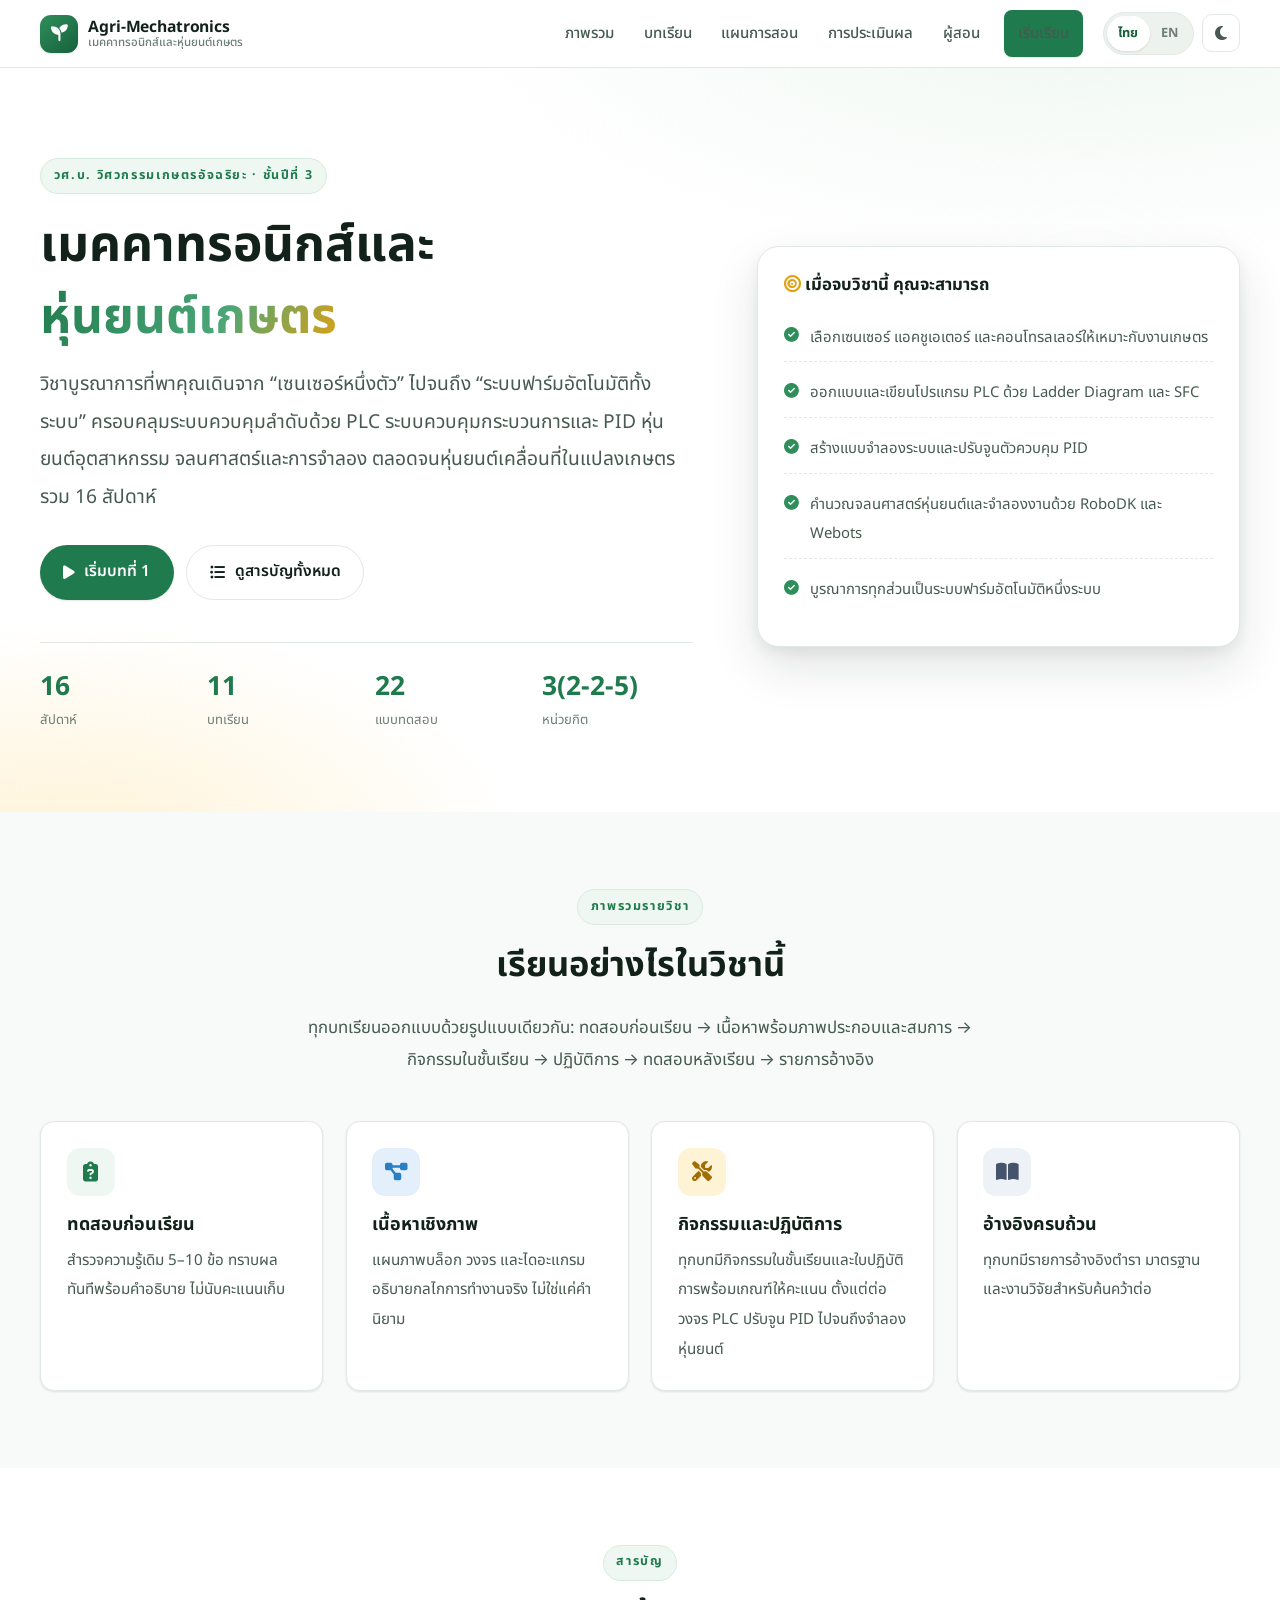
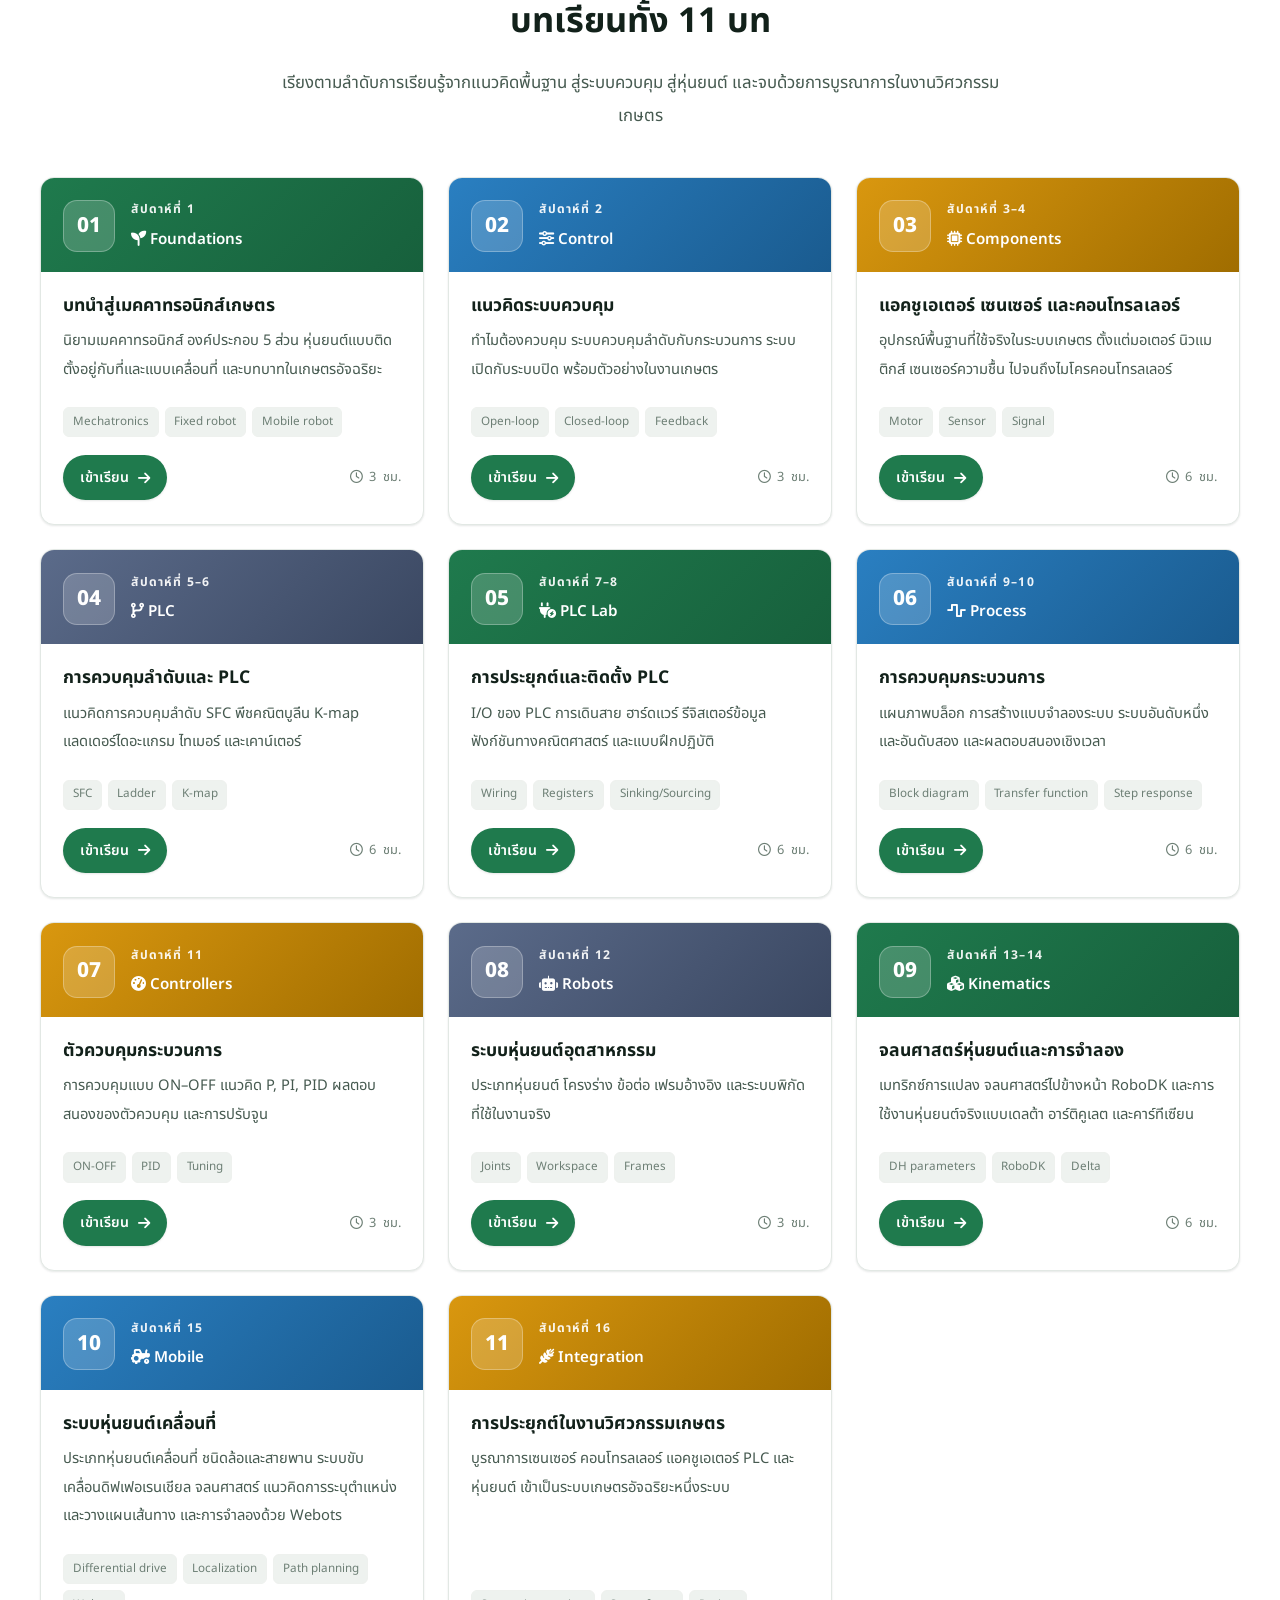
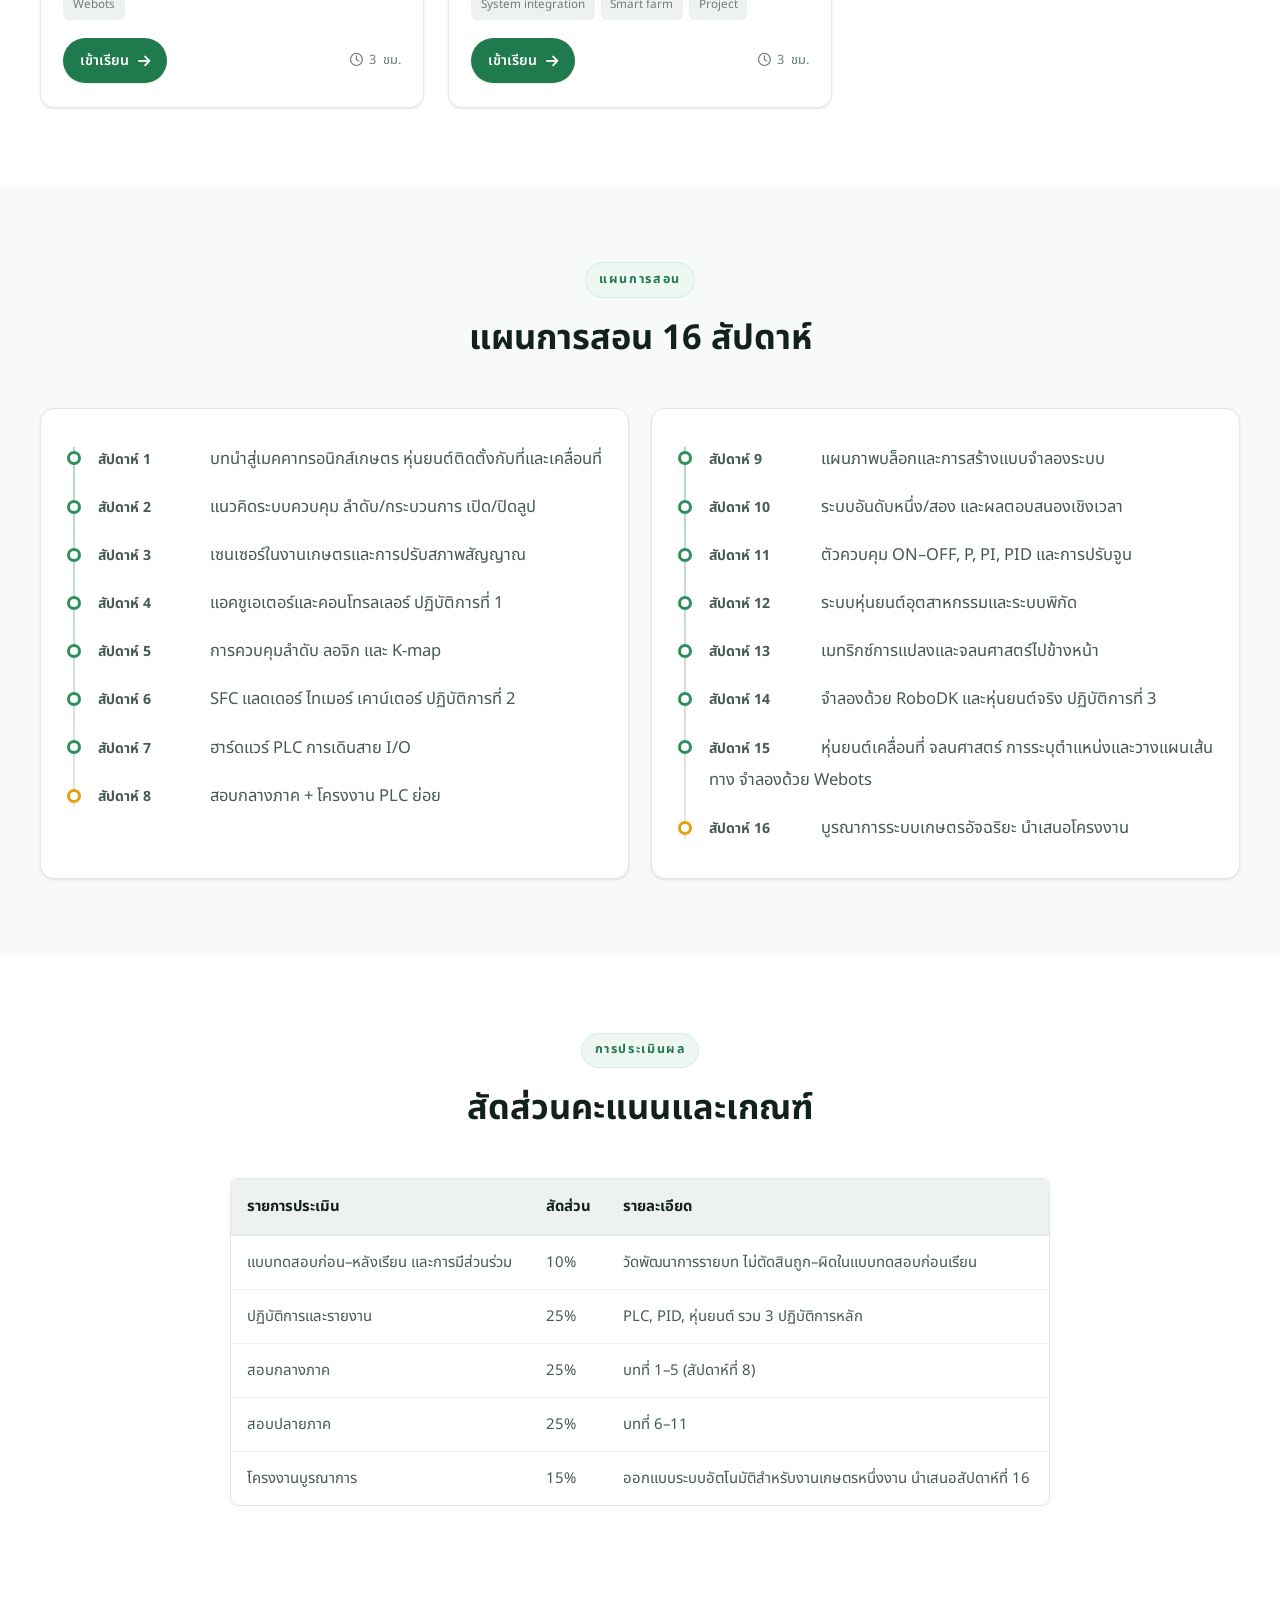
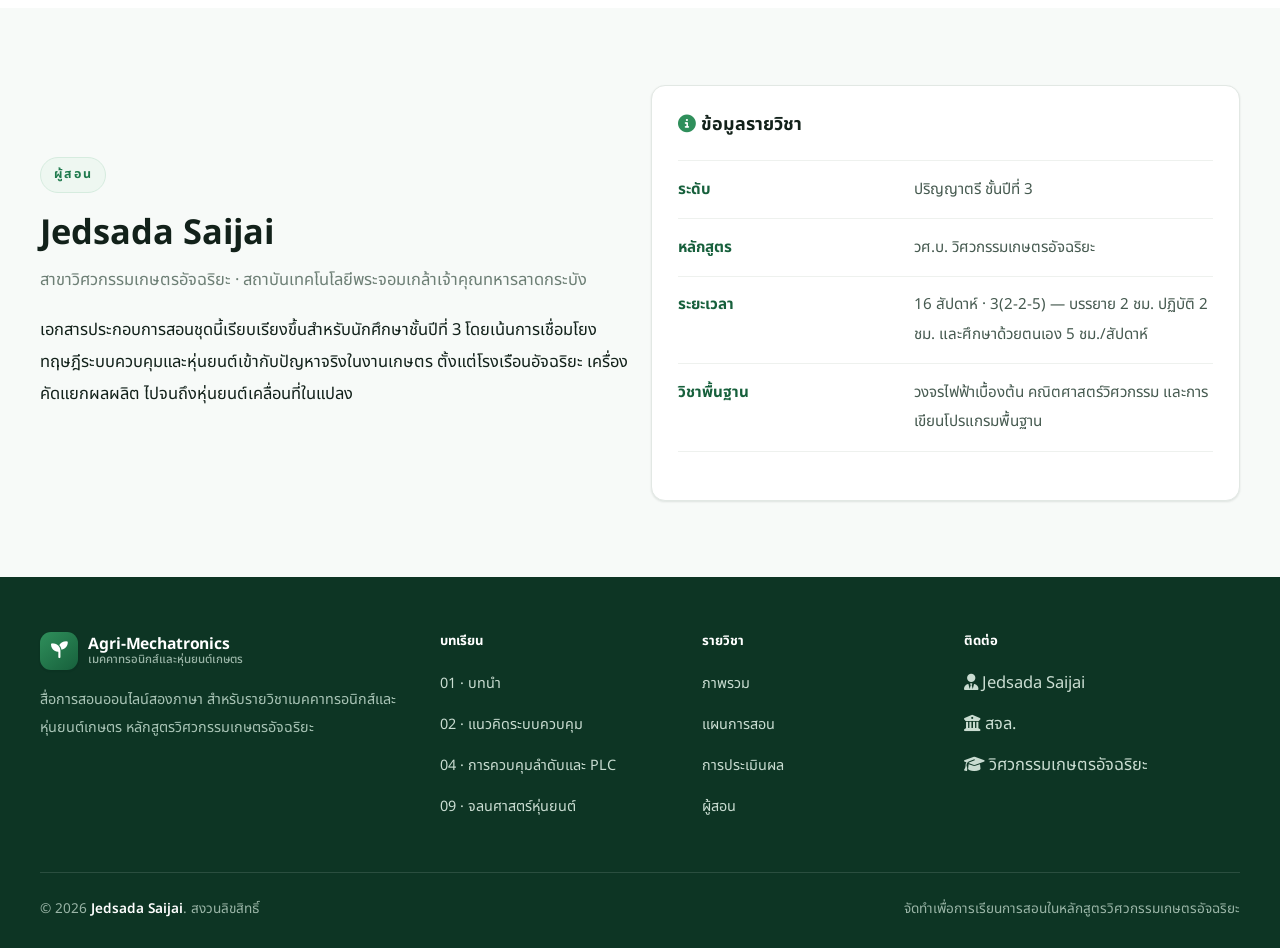
<file: index.html>
<!DOCTYPE html>
<html lang="th" data-lang="th" data-theme="light">
<head>
<meta charset="UTF-8">
<meta name="viewport" content="width=device-width, initial-scale=1">
<title data-title-th="เมคคาทรอนิกส์และหุ่นยนต์เกษตร | หลักสูตร 16 สัปดาห์" data-title-en="Agricultural Mechatronics &amp; Robotics | 16-Week Course">Agricultural Mechatronics &amp; Robotics</title>
<meta name="description" content="Agricultural Mechatronics and Robotics — a 16-week course for 3rd-year B.Eng. students in Agri-Intelligence Engineering. เมคคาทรอนิกส์และหุ่นยนต์เกษตร สำหรับนักศึกษาวิศวกรรมเกษตรอัจฉริยะ">
<meta name="author" content="Jedsada Saijai">
<link rel="preconnect" href="https://fonts.googleapis.com">
<link rel="preconnect" href="https://fonts.gstatic.com" crossorigin>
<link href="https://fonts.googleapis.com/css2?family=Inter:wght@400;500;600;700;800&family=Noto+Sans+Thai:wght@400;500;600;700;800&family=JetBrains+Mono:wght@400;600&display=swap" rel="stylesheet">
<link rel="stylesheet" href="https://cdnjs.cloudflare.com/ajax/libs/font-awesome/6.5.2/css/all.min.css">
<link rel="stylesheet" href="css/style.css">
<link rel="icon" href="data:image/svg+xml,<svg xmlns='http://www.w3.org/2000/svg' viewBox='0 0 100 100'><text y='.9em' font-size='90'>🌱</text></svg>">
<script>
  (function () {
    try {
      var l = localStorage.getItem('amr-lang') || 'th';
      var t = localStorage.getItem('amr-theme') || 'light';
      document.documentElement.setAttribute('data-lang', l);
      document.documentElement.setAttribute('lang', l);
      document.documentElement.setAttribute('data-theme', t);
    } catch (e) {}
  })();
</script>
</head>
<body>
<a class="skip-link" href="#main"><span data-lang-th>ข้ามไปยังเนื้อหาหลัก</span><span data-lang-en>Skip to main content</span></a>

<!-- ===================================================== Navigation ====== -->
<header class="nav">
  <div class="nav__inner">
    <a class="brand" href="index.html">
      <span class="brand__mark"><i class="fa-solid fa-seedling"></i></span>
      <span class="brand__text">
        <b>Agri&#8209;Mechatronics</b>
        <span data-lang-th>เมคคาทรอนิกส์และหุ่นยนต์เกษตร</span>
        <span data-lang-en>Mechatronics &amp; Robotics</span>
      </span>
    </a>

    <nav class="nav__links" id="navLinks">
      <a href="#overview"><span data-lang-th>ภาพรวม</span><span data-lang-en>Overview</span></a>
      <a href="#chapters"><span data-lang-th>บทเรียน</span><span data-lang-en>Chapters</span></a>
      <a href="#plan"><span data-lang-th>แผนการสอน</span><span data-lang-en>Weekly plan</span></a>
      <a href="#assessment"><span data-lang-th>การประเมินผล</span><span data-lang-en>Assessment</span></a>
      <a href="#instructor"><span data-lang-th>ผู้สอน</span><span data-lang-en>Instructor</span></a>
      <a href="chapters/ch01.html" class="btn btn--primary btn--sm" style="margin-left:.5rem">
        <span data-lang-th>เริ่มเรียน</span><span data-lang-en>Start learning</span>
      </a>
    </nav>

    <div class="nav__tools">
      <div class="lang-switch" role="group" aria-label="Language">
        <button type="button" data-set-lang="th" aria-pressed="true">ไทย</button>
        <button type="button" data-set-lang="en" aria-pressed="false">EN</button>
      </div>
      <button class="icon-btn" type="button" data-toggle-theme aria-label="Toggle dark mode"><i class="fa-solid fa-moon"></i></button>
      <button class="icon-btn nav__toggle" type="button" aria-label="Menu" aria-expanded="false" aria-controls="navLinks"><i class="fa-solid fa-bars"></i></button>
    </div>
  </div>
</header>

<main id="main">

<!-- =========================================================== Hero ====== -->
<section class="hero">
  <div class="wrap hero__grid">
    <div>
      <span class="eyebrow">
        <span data-lang-th>วศ.บ. วิศวกรรมเกษตรอัจฉริยะ &middot; ชั้นปีที่ 3</span>
        <span data-lang-en>B.Eng. Agri-Intelligence Engineering &middot; Year 3</span>
      </span>
      <h1>
        <span data-lang-th>เมคคาทรอนิกส์และ<br><span class="accent">หุ่นยนต์เกษตร</span></span>
        <span data-lang-en>Agricultural<br><span class="accent">Mechatronics &amp; Robotics</span></span>
      </h1>
      <p class="hero__lead">
        <span data-lang-th>วิชาบูรณาการที่พาคุณเดินจาก “เซนเซอร์หนึ่งตัว” ไปจนถึง “ระบบฟาร์มอัตโนมัติทั้งระบบ” ครอบคลุมระบบควบคุมลำดับด้วย PLC ระบบควบคุมกระบวนการและ PID หุ่นยนต์อุตสาหกรรม จลนศาสตร์และการจำลอง ตลอดจนหุ่นยนต์เคลื่อนที่ในแปลงเกษตร รวม 16 สัปดาห์</span>
        <span data-lang-en>An integrative course that takes you from a single sensor to a fully automated farm system: sequence control with PLCs, process control and PID, industrial robots, kinematics and simulation, and field-going mobile robots — across 16 weeks.</span>
      </p>

      <div class="hero__cta">
        <a class="btn btn--primary" href="chapters/ch01.html">
          <i class="fa-solid fa-play"></i>
          <span data-lang-th>เริ่มบทที่ 1</span><span data-lang-en>Start Chapter 1</span>
        </a>
        <a class="btn btn--ghost" href="#chapters">
          <i class="fa-solid fa-list-ul"></i>
          <span data-lang-th>ดูสารบัญทั้งหมด</span><span data-lang-en>Browse all chapters</span>
        </a>
      </div>

      <div class="hero__stats">
        <div><b>16</b><span data-lang-th>สัปดาห์</span><span data-lang-en>Weeks</span></div>
        <div><b>11</b><span data-lang-th>บทเรียน</span><span data-lang-en>Chapters</span></div>
        <div><b>22</b><span data-lang-th>แบบทดสอบ</span><span data-lang-en>Quizzes</span></div>
        <div><b>3(2-2-5)</b><span data-lang-th>หน่วยกิต</span><span data-lang-en>Credits</span></div>
      </div>
    </div>

    <aside class="hero__card">
      <h3>
        <i class="fa-solid fa-bullseye" style="color:var(--gold-500)"></i>
        <span data-lang-th>เมื่อจบวิชานี้ คุณจะสามารถ</span>
        <span data-lang-en>By the end of this course you can</span>
      </h3>
      <ul>
        <li><i class="fa-solid fa-circle-check"></i><span data-lang-th>เลือกเซนเซอร์ แอคชูเอเตอร์ และคอนโทรลเลอร์ให้เหมาะกับงานเกษตร</span><span data-lang-en>Select sensors, actuators and controllers for agricultural tasks</span></li>
        <li><i class="fa-solid fa-circle-check"></i><span data-lang-th>ออกแบบและเขียนโปรแกรม PLC ด้วย Ladder Diagram และ SFC</span><span data-lang-en>Design and program PLCs with ladder diagrams and SFC</span></li>
        <li><i class="fa-solid fa-circle-check"></i><span data-lang-th>สร้างแบบจำลองระบบและปรับจูนตัวควบคุม PID</span><span data-lang-en>Model a plant and tune a PID controller</span></li>
        <li><i class="fa-solid fa-circle-check"></i><span data-lang-th>คำนวณจลนศาสตร์หุ่นยนต์และจำลองงานด้วย RoboDK และ Webots</span><span data-lang-en>Compute robot kinematics and simulate tasks in RoboDK and Webots</span></li>
        <li><i class="fa-solid fa-circle-check"></i><span data-lang-th>บูรณาการทุกส่วนเป็นระบบฟาร์มอัตโนมัติหนึ่งระบบ</span><span data-lang-en>Integrate everything into one automated farm system</span></li>
      </ul>
    </aside>
  </div>
</section>

<!-- ======================================================= Overview ====== -->
<section class="section section--alt" id="overview">
  <div class="wrap">
    <div class="section-head">
      <span class="eyebrow"><span data-lang-th>ภาพรวมรายวิชา</span><span data-lang-en>Course overview</span></span>
      <h2><span data-lang-th>เรียนอย่างไรในวิชานี้</span><span data-lang-en>How this course works</span></h2>
      <p>
        <span data-lang-th>ทุกบทเรียนออกแบบด้วยรูปแบบเดียวกัน: ทดสอบก่อนเรียน → เนื้อหาพร้อมภาพประกอบและสมการ → กิจกรรมในชั้นเรียน → ปฏิบัติการ → ทดสอบหลังเรียน → รายการอ้างอิง</span>
        <span data-lang-en>Every chapter follows the same rhythm: pre-test → illustrated content and equations → in-class activity → laboratory → post-test → reference list.</span>
      </p>
    </div>

    <div class="grid grid--4">
      <article class="card card--hover reveal">
        <div class="card__icon"><i class="fa-solid fa-clipboard-question"></i></div>
        <h3><span data-lang-th>ทดสอบก่อนเรียน</span><span data-lang-en>Pre-test</span></h3>
        <p><span data-lang-th>สำรวจความรู้เดิม 5–10 ข้อ ทราบผลทันทีพร้อมคำอธิบาย ไม่นับคะแนนเก็บ</span><span data-lang-en>A 5–10 item diagnostic with instant feedback. Not graded.</span></p>
      </article>
      <article class="card card--hover reveal">
        <div class="card__icon card__icon--sky"><i class="fa-solid fa-diagram-project"></i></div>
        <h3><span data-lang-th>เนื้อหาเชิงภาพ</span><span data-lang-en>Visual content</span></h3>
        <p><span data-lang-th>แผนภาพบล็อก วงจร และไดอะแกรม อธิบายกลไกการทำงานจริง ไม่ใช่แค่คำนิยาม</span><span data-lang-en>Block diagrams, circuits and schematics that show mechanism, not just definitions.</span></p>
      </article>
      <article class="card card--hover reveal">
        <div class="card__icon card__icon--gold"><i class="fa-solid fa-screwdriver-wrench"></i></div>
        <h3><span data-lang-th>กิจกรรมและปฏิบัติการ</span><span data-lang-en>Activity &amp; laboratory</span></h3>
        <p><span data-lang-th>ทุกบทมีกิจกรรมในชั้นเรียนและใบปฏิบัติการพร้อมเกณฑ์ให้คะแนน ตั้งแต่ต่อวงจร PLC ปรับจูน PID ไปจนถึงจำลองหุ่นยนต์</span><span data-lang-en>Every chapter pairs an in-class activity with a graded lab sheet — from PLC wiring and PID tuning to robot simulation.</span></p>
      </article>
      <article class="card card--hover reveal">
        <div class="card__icon card__icon--steel"><i class="fa-solid fa-book-open"></i></div>
        <h3><span data-lang-th>อ้างอิงครบถ้วน</span><span data-lang-en>Full references</span></h3>
        <p><span data-lang-th>ทุกบทมีรายการอ้างอิงตำรา มาตรฐาน และงานวิจัยสำหรับค้นคว้าต่อ</span><span data-lang-en>Textbooks, standards and papers listed in every chapter for further study.</span></p>
      </article>
    </div>
  </div>
</section>

<!-- ======================================================= Chapters ====== -->
<section class="section" id="chapters">
  <div class="wrap">
    <div class="section-head">
      <span class="eyebrow"><span data-lang-th>สารบัญ</span><span data-lang-en>Contents</span></span>
      <h2><span data-lang-th>บทเรียนทั้ง 11 บท</span><span data-lang-en>All 11 chapters</span></h2>
      <p>
        <span data-lang-th>เรียงตามลำดับการเรียนรู้จากแนวคิดพื้นฐาน สู่ระบบควบคุม สู่หุ่นยนต์ และจบด้วยการบูรณาการในงานวิศวกรรมเกษตร</span>
        <span data-lang-en>Ordered from foundations, to control systems, to robots, closing with integration in agricultural engineering.</span>
      </p>
    </div>

    <div class="chapters">

      <!-- Ch 1 -->
      <article class="ch-card reveal">
        <div class="ch-card__top">
          <div class="ch-card__num">01</div>
          <div class="ch-card__head-text">
            <span class="ch-card__week"><span data-lang-th>สัปดาห์ที่ 1</span><span data-lang-en>Week 1</span></span>
            <span class="ch-card__topic"><i class="fa-solid fa-seedling"></i> Foundations</span>
          </div>
        </div>
        <div class="ch-card__body">
          <h3><span data-lang-th>บทนำสู่เมคคาทรอนิกส์เกษตร</span><span data-lang-en>Introduction to Agricultural Mechatronics</span></h3>
          <p><span data-lang-th>นิยามเมคคาทรอนิกส์ องค์ประกอบ 5 ส่วน หุ่นยนต์แบบติดตั้งอยู่กับที่และแบบเคลื่อนที่ และบทบาทในเกษตรอัจฉริยะ</span><span data-lang-en>What mechatronics is, its five building blocks, fixed vs mobile robots, and their role in smart agriculture.</span></p>
          <div class="ch-card__tags"><span>Mechatronics</span><span>Fixed robot</span><span>Mobile robot</span></div>
          <div class="ch-card__foot">
            <a class="btn btn--primary btn--sm" href="chapters/ch01.html"><span data-lang-th>เข้าเรียน</span><span data-lang-en>Open</span> <i class="fa-solid fa-arrow-right"></i></a>
            <span class="ch-card__meta"><i class="fa-regular fa-clock"></i> 3 <span data-lang-th>ชม.</span><span data-lang-en>hrs</span></span>
          </div>
        </div>
      </article>

      <!-- Ch 2 -->
      <article class="ch-card reveal">
        <div class="ch-card__top">
          <div class="ch-card__num">02</div>
          <div class="ch-card__head-text">
            <span class="ch-card__week"><span data-lang-th>สัปดาห์ที่ 2</span><span data-lang-en>Week 2</span></span>
            <span class="ch-card__topic"><i class="fa-solid fa-sliders"></i> Control</span>
          </div>
        </div>
        <div class="ch-card__body">
          <h3><span data-lang-th>แนวคิดระบบควบคุม</span><span data-lang-en>Control System Concepts</span></h3>
          <p><span data-lang-th>ทำไมต้องควบคุม ระบบควบคุมลำดับกับกระบวนการ ระบบเปิดกับระบบปิด พร้อมตัวอย่างในงานเกษตร</span><span data-lang-en>Why control is needed, sequence vs process control, open- vs closed-loop, with agricultural examples.</span></p>
          <div class="ch-card__tags"><span>Open-loop</span><span>Closed-loop</span><span>Feedback</span></div>
          <div class="ch-card__foot">
            <a class="btn btn--primary btn--sm" href="chapters/ch02.html"><span data-lang-th>เข้าเรียน</span><span data-lang-en>Open</span> <i class="fa-solid fa-arrow-right"></i></a>
            <span class="ch-card__meta"><i class="fa-regular fa-clock"></i> 3 <span data-lang-th>ชม.</span><span data-lang-en>hrs</span></span>
          </div>
        </div>
      </article>

      <!-- Ch 3 -->
      <article class="ch-card reveal">
        <div class="ch-card__top">
          <div class="ch-card__num">03</div>
          <div class="ch-card__head-text">
            <span class="ch-card__week"><span data-lang-th>สัปดาห์ที่ 3–4</span><span data-lang-en>Weeks 3–4</span></span>
            <span class="ch-card__topic"><i class="fa-solid fa-microchip"></i> Components</span>
          </div>
        </div>
        <div class="ch-card__body">
          <h3><span data-lang-th>แอคชูเอเตอร์ เซนเซอร์ และคอนโทรลเลอร์</span><span data-lang-en>Actuators, Sensors and Controllers</span></h3>
          <p><span data-lang-th>อุปกรณ์พื้นฐานที่ใช้จริงในระบบเกษตร ตั้งแต่มอเตอร์ นิวแมติกส์ เซนเซอร์ความชื้น ไปจนถึงไมโครคอนโทรลเลอร์</span><span data-lang-en>The devices actually used in agricultural systems — motors, pneumatics, moisture sensors, microcontrollers.</span></p>
          <div class="ch-card__tags"><span>Motor</span><span>Sensor</span><span>Signal</span></div>
          <div class="ch-card__foot">
            <a class="btn btn--primary btn--sm" href="chapters/ch03.html"><span data-lang-th>เข้าเรียน</span><span data-lang-en>Open</span> <i class="fa-solid fa-arrow-right"></i></a>
            <span class="ch-card__meta"><i class="fa-regular fa-clock"></i> 6 <span data-lang-th>ชม.</span><span data-lang-en>hrs</span></span>
          </div>
        </div>
      </article>

      <!-- Ch 4 -->
      <article class="ch-card reveal">
        <div class="ch-card__top">
          <div class="ch-card__num">04</div>
          <div class="ch-card__head-text">
            <span class="ch-card__week"><span data-lang-th>สัปดาห์ที่ 5–6</span><span data-lang-en>Weeks 5–6</span></span>
            <span class="ch-card__topic"><i class="fa-solid fa-code-branch"></i> PLC</span>
          </div>
        </div>
        <div class="ch-card__body">
          <h3><span data-lang-th>การควบคุมลำดับและ PLC</span><span data-lang-en>Sequence Control and PLC</span></h3>
          <p><span data-lang-th>แนวคิดการควบคุมลำดับ SFC พีชคณิตบูลีน K-map แลดเดอร์ไดอะแกรม ไทเมอร์ และเคาน์เตอร์</span><span data-lang-en>Sequence concepts, SFC, Boolean logic, K-maps, ladder diagrams, timers and counters.</span></p>
          <div class="ch-card__tags"><span>SFC</span><span>Ladder</span><span>K-map</span></div>
          <div class="ch-card__foot">
            <a class="btn btn--primary btn--sm" href="chapters/ch04.html"><span data-lang-th>เข้าเรียน</span><span data-lang-en>Open</span> <i class="fa-solid fa-arrow-right"></i></a>
            <span class="ch-card__meta"><i class="fa-regular fa-clock"></i> 6 <span data-lang-th>ชม.</span><span data-lang-en>hrs</span></span>
          </div>
        </div>
      </article>

      <!-- Ch 5 -->
      <article class="ch-card reveal">
        <div class="ch-card__top">
          <div class="ch-card__num">05</div>
          <div class="ch-card__head-text">
            <span class="ch-card__week"><span data-lang-th>สัปดาห์ที่ 7–8</span><span data-lang-en>Weeks 7–8</span></span>
            <span class="ch-card__topic"><i class="fa-solid fa-plug-circle-bolt"></i> PLC Lab</span>
          </div>
        </div>
        <div class="ch-card__body">
          <h3><span data-lang-th>การประยุกต์และติดตั้ง PLC</span><span data-lang-en>PLC Applications and Implementation</span></h3>
          <p><span data-lang-th>I/O ของ PLC การเดินสาย ฮาร์ดแวร์ รีจิสเตอร์ข้อมูล ฟังก์ชันทางคณิตศาสตร์ และแบบฝึกปฏิบัติ</span><span data-lang-en>PLC I/O, wiring, hardware, data registers, mathematical functions and practical exercises.</span></p>
          <div class="ch-card__tags"><span>Wiring</span><span>Registers</span><span>Sinking/Sourcing</span></div>
          <div class="ch-card__foot">
            <a class="btn btn--primary btn--sm" href="chapters/ch05.html"><span data-lang-th>เข้าเรียน</span><span data-lang-en>Open</span> <i class="fa-solid fa-arrow-right"></i></a>
            <span class="ch-card__meta"><i class="fa-regular fa-clock"></i> 6 <span data-lang-th>ชม.</span><span data-lang-en>hrs</span></span>
          </div>
        </div>
      </article>

      <!-- Ch 6 -->
      <article class="ch-card reveal">
        <div class="ch-card__top">
          <div class="ch-card__num">06</div>
          <div class="ch-card__head-text">
            <span class="ch-card__week"><span data-lang-th>สัปดาห์ที่ 9–10</span><span data-lang-en>Weeks 9–10</span></span>
            <span class="ch-card__topic"><i class="fa-solid fa-wave-square"></i> Process</span>
          </div>
        </div>
        <div class="ch-card__body">
          <h3><span data-lang-th>การควบคุมกระบวนการ</span><span data-lang-en>Process Control</span></h3>
          <p><span data-lang-th>แผนภาพบล็อก การสร้างแบบจำลองระบบ ระบบอันดับหนึ่งและอันดับสอง และผลตอบสนองเชิงเวลา</span><span data-lang-en>Block diagrams, system modelling, first- and second-order systems, and time response.</span></p>
          <div class="ch-card__tags"><span>Block diagram</span><span>Transfer function</span><span>Step response</span></div>
          <div class="ch-card__foot">
            <a class="btn btn--primary btn--sm" href="chapters/ch06.html"><span data-lang-th>เข้าเรียน</span><span data-lang-en>Open</span> <i class="fa-solid fa-arrow-right"></i></a>
            <span class="ch-card__meta"><i class="fa-regular fa-clock"></i> 6 <span data-lang-th>ชม.</span><span data-lang-en>hrs</span></span>
          </div>
        </div>
      </article>

      <!-- Ch 7 -->
      <article class="ch-card reveal">
        <div class="ch-card__top">
          <div class="ch-card__num">07</div>
          <div class="ch-card__head-text">
            <span class="ch-card__week"><span data-lang-th>สัปดาห์ที่ 11</span><span data-lang-en>Week 11</span></span>
            <span class="ch-card__topic"><i class="fa-solid fa-gauge-high"></i> Controllers</span>
          </div>
        </div>
        <div class="ch-card__body">
          <h3><span data-lang-th>ตัวควบคุมกระบวนการ</span><span data-lang-en>Process Controllers</span></h3>
          <p><span data-lang-th>การควบคุมแบบ ON–OFF แนวคิด P, PI, PID ผลตอบสนองของตัวควบคุม และการปรับจูน</span><span data-lang-en>ON–OFF control, P/PI/PID concepts, controller response and tuning methods.</span></p>
          <div class="ch-card__tags"><span>ON-OFF</span><span>PID</span><span>Tuning</span></div>
          <div class="ch-card__foot">
            <a class="btn btn--primary btn--sm" href="chapters/ch07.html"><span data-lang-th>เข้าเรียน</span><span data-lang-en>Open</span> <i class="fa-solid fa-arrow-right"></i></a>
            <span class="ch-card__meta"><i class="fa-regular fa-clock"></i> 3 <span data-lang-th>ชม.</span><span data-lang-en>hrs</span></span>
          </div>
        </div>
      </article>

      <!-- Ch 8 -->
      <article class="ch-card reveal">
        <div class="ch-card__top">
          <div class="ch-card__num">08</div>
          <div class="ch-card__head-text">
            <span class="ch-card__week"><span data-lang-th>สัปดาห์ที่ 12</span><span data-lang-en>Week 12</span></span>
            <span class="ch-card__topic"><i class="fa-solid fa-robot"></i> Robots</span>
          </div>
        </div>
        <div class="ch-card__body">
          <h3><span data-lang-th>ระบบหุ่นยนต์อุตสาหกรรม</span><span data-lang-en>Industrial Robot Systems</span></h3>
          <p><span data-lang-th>ประเภทหุ่นยนต์ โครงร่าง ข้อต่อ เฟรมอ้างอิง และระบบพิกัดที่ใช้ในงานจริง</span><span data-lang-en>Robot types, configurations, joints, frames and the coordinate systems used in practice.</span></p>
          <div class="ch-card__tags"><span>Joints</span><span>Workspace</span><span>Frames</span></div>
          <div class="ch-card__foot">
            <a class="btn btn--primary btn--sm" href="chapters/ch08.html"><span data-lang-th>เข้าเรียน</span><span data-lang-en>Open</span> <i class="fa-solid fa-arrow-right"></i></a>
            <span class="ch-card__meta"><i class="fa-regular fa-clock"></i> 3 <span data-lang-th>ชม.</span><span data-lang-en>hrs</span></span>
          </div>
        </div>
      </article>

      <!-- Ch 9 -->
      <article class="ch-card reveal">
        <div class="ch-card__top">
          <div class="ch-card__num">09</div>
          <div class="ch-card__head-text">
            <span class="ch-card__week"><span data-lang-th>สัปดาห์ที่ 13–14</span><span data-lang-en>Weeks 13–14</span></span>
            <span class="ch-card__topic"><i class="fa-solid fa-cubes"></i> Kinematics</span>
          </div>
        </div>
        <div class="ch-card__body">
          <h3><span data-lang-th>จลนศาสตร์หุ่นยนต์และการจำลอง</span><span data-lang-en>Robot Kinematics and Simulation</span></h3>
          <p><span data-lang-th>เมทริกซ์การแปลง จลนศาสตร์ไปข้างหน้า RoboDK และการใช้งานหุ่นยนต์จริงแบบเดลต้า อาร์ติคูเลต และคาร์ทีเซียน</span><span data-lang-en>Transformation matrices, forward kinematics, RoboDK, and real delta, articulated and cartesian robots.</span></p>
          <div class="ch-card__tags"><span>DH parameters</span><span>RoboDK</span><span>Delta</span></div>
          <div class="ch-card__foot">
            <a class="btn btn--primary btn--sm" href="chapters/ch09.html"><span data-lang-th>เข้าเรียน</span><span data-lang-en>Open</span> <i class="fa-solid fa-arrow-right"></i></a>
            <span class="ch-card__meta"><i class="fa-regular fa-clock"></i> 6 <span data-lang-th>ชม.</span><span data-lang-en>hrs</span></span>
          </div>
        </div>
      </article>

      <!-- Ch 10 -->
      <article class="ch-card reveal">
        <div class="ch-card__top">
          <div class="ch-card__num">10</div>
          <div class="ch-card__head-text">
            <span class="ch-card__week"><span data-lang-th>สัปดาห์ที่ 15</span><span data-lang-en>Week 15</span></span>
            <span class="ch-card__topic"><i class="fa-solid fa-tractor"></i> Mobile</span>
          </div>
        </div>
        <div class="ch-card__body">
          <h3><span data-lang-th>ระบบหุ่นยนต์เคลื่อนที่</span><span data-lang-en>Mobile Robot Systems</span></h3>
          <p><span data-lang-th>ประเภทหุ่นยนต์เคลื่อนที่ ชนิดล้อและสายพาน ระบบขับเคลื่อนดิฟเฟอเรนเชียล จลนศาสตร์ แนวคิดการระบุตำแหน่งและวางแผนเส้นทาง และการจำลองด้วย Webots</span><span data-lang-en>Mobile robot types, wheel and track types, differential drive, kinematics, localization and path-planning concepts, and simulation in Webots.</span></p>
          <div class="ch-card__tags"><span>Differential drive</span><span>Localization</span><span>Path planning</span><span>Webots</span></div>
          <div class="ch-card__foot">
            <a class="btn btn--primary btn--sm" href="chapters/ch10.html"><span data-lang-th>เข้าเรียน</span><span data-lang-en>Open</span> <i class="fa-solid fa-arrow-right"></i></a>
            <span class="ch-card__meta"><i class="fa-regular fa-clock"></i> 3 <span data-lang-th>ชม.</span><span data-lang-en>hrs</span></span>
          </div>
        </div>
      </article>

      <!-- Ch 11 -->
      <article class="ch-card reveal">
        <div class="ch-card__top">
          <div class="ch-card__num">11</div>
          <div class="ch-card__head-text">
            <span class="ch-card__week"><span data-lang-th>สัปดาห์ที่ 16</span><span data-lang-en>Week 16</span></span>
            <span class="ch-card__topic"><i class="fa-solid fa-wheat-awn"></i> Integration</span>
          </div>
        </div>
        <div class="ch-card__body">
          <h3><span data-lang-th>การประยุกต์ในงานวิศวกรรมเกษตร</span><span data-lang-en>Applications in Agricultural Engineering</span></h3>
          <p><span data-lang-th>บูรณาการเซนเซอร์ คอนโทรลเลอร์ แอคชูเอเตอร์ PLC และหุ่นยนต์ เข้าเป็นระบบเกษตรอัจฉริยะหนึ่งระบบ</span><span data-lang-en>Bringing sensors, controllers, actuators, PLCs and robots together into one smart-farming system.</span></p>
          <div class="ch-card__tags"><span>System integration</span><span>Smart farm</span><span>Project</span></div>
          <div class="ch-card__foot">
            <a class="btn btn--primary btn--sm" href="chapters/ch11.html"><span data-lang-th>เข้าเรียน</span><span data-lang-en>Open</span> <i class="fa-solid fa-arrow-right"></i></a>
            <span class="ch-card__meta"><i class="fa-regular fa-clock"></i> 3 <span data-lang-th>ชม.</span><span data-lang-en>hrs</span></span>
          </div>
        </div>
      </article>

    </div>
  </div>
</section>

<!-- ==================================================== Weekly plan ====== -->
<section class="section section--alt" id="plan">
  <div class="wrap">
    <div class="section-head">
      <span class="eyebrow"><span data-lang-th>แผนการสอน</span><span data-lang-en>Course schedule</span></span>
      <h2><span data-lang-th>แผนการสอน 16 สัปดาห์</span><span data-lang-en>The 16-week plan</span></h2>
    </div>

    <div class="grid grid--2">
      <div class="card">
        <ul class="timeline">
          <li><b><span data-lang-th>สัปดาห์ 1</span><span data-lang-en>Week 1</span></b> <span data-lang-th>บทนำสู่เมคคาทรอนิกส์เกษตร หุ่นยนต์ติดตั้งกับที่และเคลื่อนที่</span><span data-lang-en>Introduction to agricultural mechatronics; fixed and mobile robots</span></li>
          <li><b><span data-lang-th>สัปดาห์ 2</span><span data-lang-en>Week 2</span></b> <span data-lang-th>แนวคิดระบบควบคุม ลำดับ/กระบวนการ เปิด/ปิดลูป</span><span data-lang-en>Control concepts: sequence/process, open/closed loop</span></li>
          <li><b><span data-lang-th>สัปดาห์ 3</span><span data-lang-en>Week 3</span></b> <span data-lang-th>เซนเซอร์ในงานเกษตรและการปรับสภาพสัญญาณ</span><span data-lang-en>Agricultural sensors and signal conditioning</span></li>
          <li><b><span data-lang-th>สัปดาห์ 4</span><span data-lang-en>Week 4</span></b> <span data-lang-th>แอคชูเอเตอร์และคอนโทรลเลอร์ ปฏิบัติการที่ 1</span><span data-lang-en>Actuators and controllers; Lab 1</span></li>
          <li><b><span data-lang-th>สัปดาห์ 5</span><span data-lang-en>Week 5</span></b> <span data-lang-th>การควบคุมลำดับ ลอจิก และ K-map</span><span data-lang-en>Sequence control, logic and K-maps</span></li>
          <li><b><span data-lang-th>สัปดาห์ 6</span><span data-lang-en>Week 6</span></b> <span data-lang-th>SFC แลดเดอร์ ไทเมอร์ เคาน์เตอร์ ปฏิบัติการที่ 2</span><span data-lang-en>SFC, ladder, timers, counters; Lab 2</span></li>
          <li><b><span data-lang-th>สัปดาห์ 7</span><span data-lang-en>Week 7</span></b> <span data-lang-th>ฮาร์ดแวร์ PLC การเดินสาย I/O</span><span data-lang-en>PLC hardware and I/O wiring</span></li>
          <li class="is-exam"><b><span data-lang-th>สัปดาห์ 8</span><span data-lang-en>Week 8</span></b> <span data-lang-th>สอบกลางภาค + โครงงาน PLC ย่อย</span><span data-lang-en>Midterm examination + mini PLC project</span></li>
        </ul>
      </div>
      <div class="card">
        <ul class="timeline">
          <li><b><span data-lang-th>สัปดาห์ 9</span><span data-lang-en>Week 9</span></b> <span data-lang-th>แผนภาพบล็อกและการสร้างแบบจำลองระบบ</span><span data-lang-en>Block diagrams and system modelling</span></li>
          <li><b><span data-lang-th>สัปดาห์ 10</span><span data-lang-en>Week 10</span></b> <span data-lang-th>ระบบอันดับหนึ่ง/สอง และผลตอบสนองเชิงเวลา</span><span data-lang-en>First/second-order systems and time response</span></li>
          <li><b><span data-lang-th>สัปดาห์ 11</span><span data-lang-en>Week 11</span></b> <span data-lang-th>ตัวควบคุม ON–OFF, P, PI, PID และการปรับจูน</span><span data-lang-en>ON–OFF, P, PI, PID controllers and tuning</span></li>
          <li><b><span data-lang-th>สัปดาห์ 12</span><span data-lang-en>Week 12</span></b> <span data-lang-th>ระบบหุ่นยนต์อุตสาหกรรมและระบบพิกัด</span><span data-lang-en>Industrial robot systems and coordinate frames</span></li>
          <li><b><span data-lang-th>สัปดาห์ 13</span><span data-lang-en>Week 13</span></b> <span data-lang-th>เมทริกซ์การแปลงและจลนศาสตร์ไปข้างหน้า</span><span data-lang-en>Transformation matrices and forward kinematics</span></li>
          <li><b><span data-lang-th>สัปดาห์ 14</span><span data-lang-en>Week 14</span></b> <span data-lang-th>จำลองด้วย RoboDK และหุ่นยนต์จริง ปฏิบัติการที่ 3</span><span data-lang-en>RoboDK simulation and real robots; Lab 3</span></li>
          <li><b><span data-lang-th>สัปดาห์ 15</span><span data-lang-en>Week 15</span></b> <span data-lang-th>หุ่นยนต์เคลื่อนที่ จลนศาสตร์ การระบุตำแหน่งและวางแผนเส้นทาง จำลองด้วย Webots</span><span data-lang-en>Mobile robots: kinematics, localization, path planning; Webots simulation</span></li>
          <li class="is-exam"><b><span data-lang-th>สัปดาห์ 16</span><span data-lang-en>Week 16</span></b> <span data-lang-th>บูรณาการระบบเกษตรอัจฉริยะ นำเสนอโครงงาน</span><span data-lang-en>Smart-farm integration and project presentations</span></li>
        </ul>
      </div>
    </div>
  </div>
</section>

<!-- ===================================================== Assessment ====== -->
<section class="section" id="assessment">
  <div class="wrap">
    <div class="section-head">
      <span class="eyebrow"><span data-lang-th>การประเมินผล</span><span data-lang-en>Assessment</span></span>
      <h2><span data-lang-th>สัดส่วนคะแนนและเกณฑ์</span><span data-lang-en>Grading breakdown</span></h2>
    </div>

    <div class="table-wrap" style="max-width:820px;margin-inline:auto">
      <table>
        <thead>
          <tr>
            <th><span data-lang-th>รายการประเมิน</span><span data-lang-en>Component</span></th>
            <th><span data-lang-th>สัดส่วน</span><span data-lang-en>Weight</span></th>
            <th><span data-lang-th>รายละเอียด</span><span data-lang-en>Detail</span></th>
          </tr>
        </thead>
        <tbody>
          <tr>
            <td><span data-lang-th>แบบทดสอบก่อน–หลังเรียน และการมีส่วนร่วม</span><span data-lang-en>Pre/post-tests and participation</span></td>
            <td>10%</td>
            <td><span data-lang-th>วัดพัฒนาการรายบท ไม่ตัดสินถูก–ผิดในแบบทดสอบก่อนเรียน</span><span data-lang-en>Tracks per-chapter gain; pre-tests are diagnostic only</span></td>
          </tr>
          <tr>
            <td><span data-lang-th>ปฏิบัติการและรายงาน</span><span data-lang-en>Laboratory work and reports</span></td>
            <td>25%</td>
            <td><span data-lang-th>PLC, PID, หุ่นยนต์ รวม 3 ปฏิบัติการหลัก</span><span data-lang-en>Three core labs: PLC, PID and robotics</span></td>
          </tr>
          <tr>
            <td><span data-lang-th>สอบกลางภาค</span><span data-lang-en>Midterm examination</span></td>
            <td>25%</td>
            <td><span data-lang-th>บทที่ 1–5 (สัปดาห์ที่ 8)</span><span data-lang-en>Chapters 1–5 (Week 8)</span></td>
          </tr>
          <tr>
            <td><span data-lang-th>สอบปลายภาค</span><span data-lang-en>Final examination</span></td>
            <td>25%</td>
            <td><span data-lang-th>บทที่ 6–11</span><span data-lang-en>Chapters 6–11</span></td>
          </tr>
          <tr>
            <td><span data-lang-th>โครงงานบูรณาการ</span><span data-lang-en>Integrated project</span></td>
            <td>15%</td>
            <td><span data-lang-th>ออกแบบระบบอัตโนมัติสำหรับงานเกษตรหนึ่งงาน นำเสนอสัปดาห์ที่ 16</span><span data-lang-en>Design one automated agricultural system; presented in Week 16</span></td>
          </tr>
        </tbody>
      </table>
    </div>
  </div>
</section>

<!-- ===================================================== Instructor ====== -->
<section class="section section--alt" id="instructor">
  <div class="wrap">
    <div class="grid grid--2" style="align-items:center">
      <div>
        <span class="eyebrow"><span data-lang-th>ผู้สอน</span><span data-lang-en>Instructor</span></span>
        <h2 class="mb-0">Jedsada Saijai</h2>
        <p class="muted" style="margin-top:.3rem">
          <span data-lang-th>สาขาวิศวกรรมเกษตรอัจฉริยะ &middot; สถาบันเทคโนโลยีพระจอมเกล้าเจ้าคุณทหารลาดกระบัง</span>
          <span data-lang-en>Agri-Intelligence Engineering &middot; King Mongkut's Institute of Technology Ladkrabang</span>
        </p>
        <p>
          <span data-lang-th>เอกสารประกอบการสอนชุดนี้เรียบเรียงขึ้นสำหรับนักศึกษาชั้นปีที่ 3 โดยเน้นการเชื่อมโยงทฤษฎีระบบควบคุมและหุ่นยนต์เข้ากับปัญหาจริงในงานเกษตร ตั้งแต่โรงเรือนอัจฉริยะ เครื่องคัดแยกผลผลิต ไปจนถึงหุ่นยนต์เคลื่อนที่ในแปลง</span>
          <span data-lang-en>These course materials are written for third-year students, deliberately tying control and robotics theory to real agricultural problems — from smart greenhouses and produce-sorting machines to field-going mobile robots.</span>
        </p>
      </div>
      <div class="card">
        <h3><i class="fa-solid fa-circle-info" style="color:var(--green-500)"></i> <span data-lang-th>ข้อมูลรายวิชา</span><span data-lang-en>Course information</span></h3>
        <div class="deflist">
          <div class="deflist__item">
            <div class="deflist__term"><span data-lang-th>ระดับ</span><span data-lang-en>Level</span></div>
            <div class="deflist__def"><span data-lang-th>ปริญญาตรี ชั้นปีที่ 3</span><span data-lang-en>Undergraduate, Year 3</span></div>
          </div>
          <div class="deflist__item">
            <div class="deflist__term"><span data-lang-th>หลักสูตร</span><span data-lang-en>Programme</span></div>
            <div class="deflist__def"><span data-lang-th>วศ.บ. วิศวกรรมเกษตรอัจฉริยะ</span><span data-lang-en>B.Eng. Agri-Intelligence Engineering</span></div>
          </div>
          <div class="deflist__item">
            <div class="deflist__term"><span data-lang-th>ระยะเวลา</span><span data-lang-en>Duration</span></div>
            <div class="deflist__def"><span data-lang-th>16 สัปดาห์ &middot; 3(2-2-5) — บรรยาย 2 ชม. ปฏิบัติ 2 ชม. และศึกษาด้วยตนเอง 5 ชม./สัปดาห์</span><span data-lang-en>16 weeks &middot; 3(2-2-5) — 2 h lecture, 2 h laboratory and 5 h self-study per week</span></div>
          </div>
          <div class="deflist__item">
            <div class="deflist__term"><span data-lang-th>วิชาพื้นฐาน</span><span data-lang-en>Prerequisites</span></div>
            <div class="deflist__def"><span data-lang-th>วงจรไฟฟ้าเบื้องต้น คณิตศาสตร์วิศวกรรม และการเขียนโปรแกรมพื้นฐาน</span><span data-lang-en>Basic circuits, engineering mathematics and introductory programming</span></div>
          </div>
        </div>
      </div>
    </div>
  </div>
</section>

</main>

<!-- ========================================================= Footer ====== -->
<footer class="footer">
  <div class="wrap">
    <div class="footer__grid">
      <div>
        <a class="brand" href="index.html">
          <span class="brand__mark"><i class="fa-solid fa-seedling"></i></span>
          <span class="brand__text">
            <b>Agri&#8209;Mechatronics</b>
            <span data-lang-th>เมคคาทรอนิกส์และหุ่นยนต์เกษตร</span>
            <span data-lang-en>Mechatronics &amp; Robotics</span>
          </span>
        </a>
        <p>
          <span data-lang-th>สื่อการสอนออนไลน์สองภาษา สำหรับรายวิชาเมคคาทรอนิกส์และหุ่นยนต์เกษตร หลักสูตรวิศวกรรมเกษตรอัจฉริยะ</span>
          <span data-lang-en>A bilingual online courseware for Agricultural Mechatronics and Robotics in the Agri-Intelligence Engineering programme.</span>
        </p>
      </div>
      <div>
        <h5><span data-lang-th>บทเรียน</span><span data-lang-en>Chapters</span></h5>
        <ul>
          <li><a href="chapters/ch01.html">01 &middot; <span data-lang-th>บทนำ</span><span data-lang-en>Introduction</span></a></li>
          <li><a href="chapters/ch02.html">02 &middot; <span data-lang-th>แนวคิดระบบควบคุม</span><span data-lang-en>Control concepts</span></a></li>
          <li><a href="chapters/ch04.html">04 &middot; <span data-lang-th>การควบคุมลำดับและ PLC</span><span data-lang-en>Sequence &amp; PLC</span></a></li>
          <li><a href="#chapters">09 &middot; <span data-lang-th>จลนศาสตร์หุ่นยนต์</span><span data-lang-en>Robot kinematics</span></a></li>
        </ul>
      </div>
      <div>
        <h5><span data-lang-th>รายวิชา</span><span data-lang-en>Course</span></h5>
        <ul>
          <li><a href="#overview"><span data-lang-th>ภาพรวม</span><span data-lang-en>Overview</span></a></li>
          <li><a href="#plan"><span data-lang-th>แผนการสอน</span><span data-lang-en>Weekly plan</span></a></li>
          <li><a href="#assessment"><span data-lang-th>การประเมินผล</span><span data-lang-en>Assessment</span></a></li>
          <li><a href="#instructor"><span data-lang-th>ผู้สอน</span><span data-lang-en>Instructor</span></a></li>
        </ul>
      </div>
      <div>
        <h5><span data-lang-th>ติดต่อ</span><span data-lang-en>Contact</span></h5>
        <ul>
          <li><i class="fa-solid fa-user-tie"></i> Jedsada Saijai</li>
          <li><i class="fa-solid fa-building-columns"></i> <span data-lang-th>สจล.</span><span data-lang-en>KMITL</span></li>
          <li><i class="fa-solid fa-graduation-cap"></i> <span data-lang-th>วิศวกรรมเกษตรอัจฉริยะ</span><span data-lang-en>Agri-Intelligence Engineering</span></li>
        </ul>
      </div>
    </div>

    <div class="footer__bottom">
      <span>&copy; <span data-year>2026</span> <strong>Jedsada Saijai</strong>. <span data-lang-th>สงวนลิขสิทธิ์</span><span data-lang-en>All rights reserved.</span></span>
      <span data-lang-th>จัดทำเพื่อการเรียนการสอนในหลักสูตรวิศวกรรมเกษตรอัจฉริยะ</span>
      <span data-lang-en>Prepared for teaching in the Agri-Intelligence Engineering programme.</span>
    </div>
  </div>
</footer>

<button class="to-top" type="button" aria-label="Back to top"><i class="fa-solid fa-arrow-up"></i></button>

<script src="js/site.js"></script>
</body>
</html>
</file>
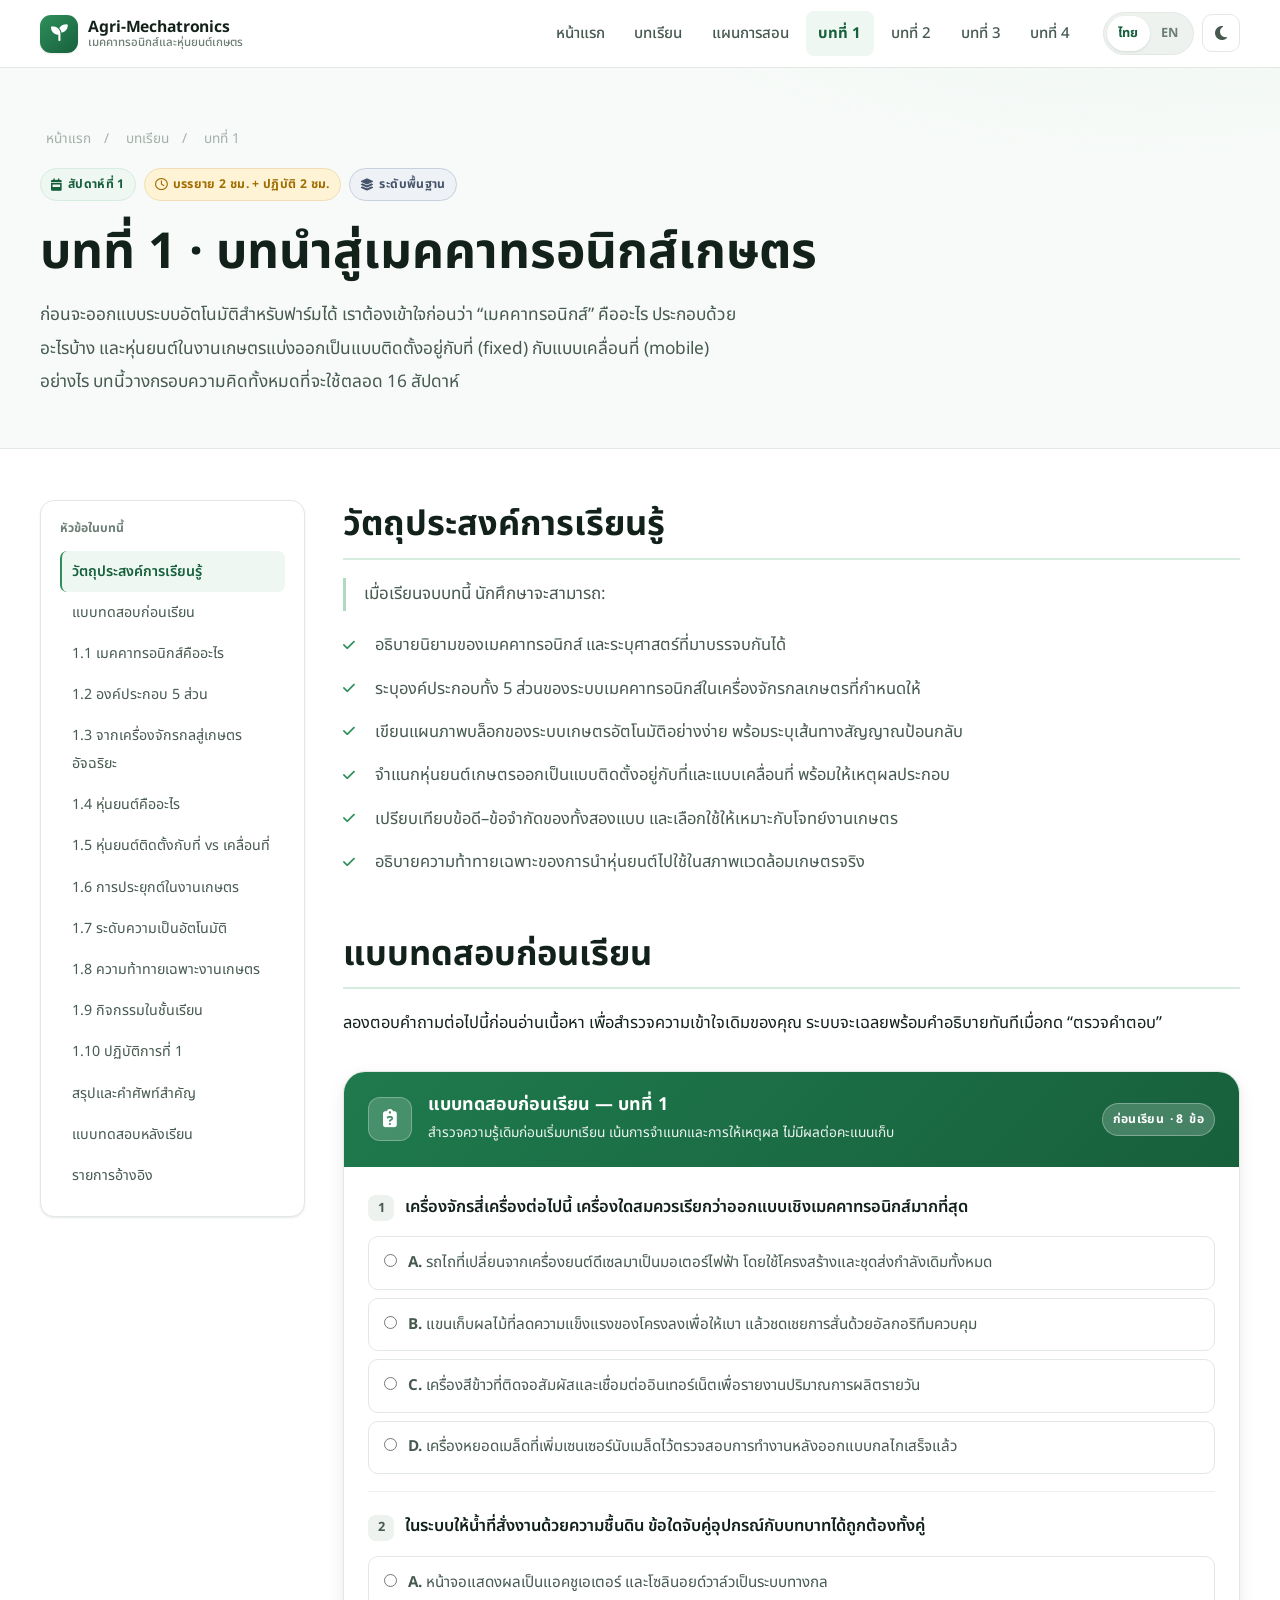
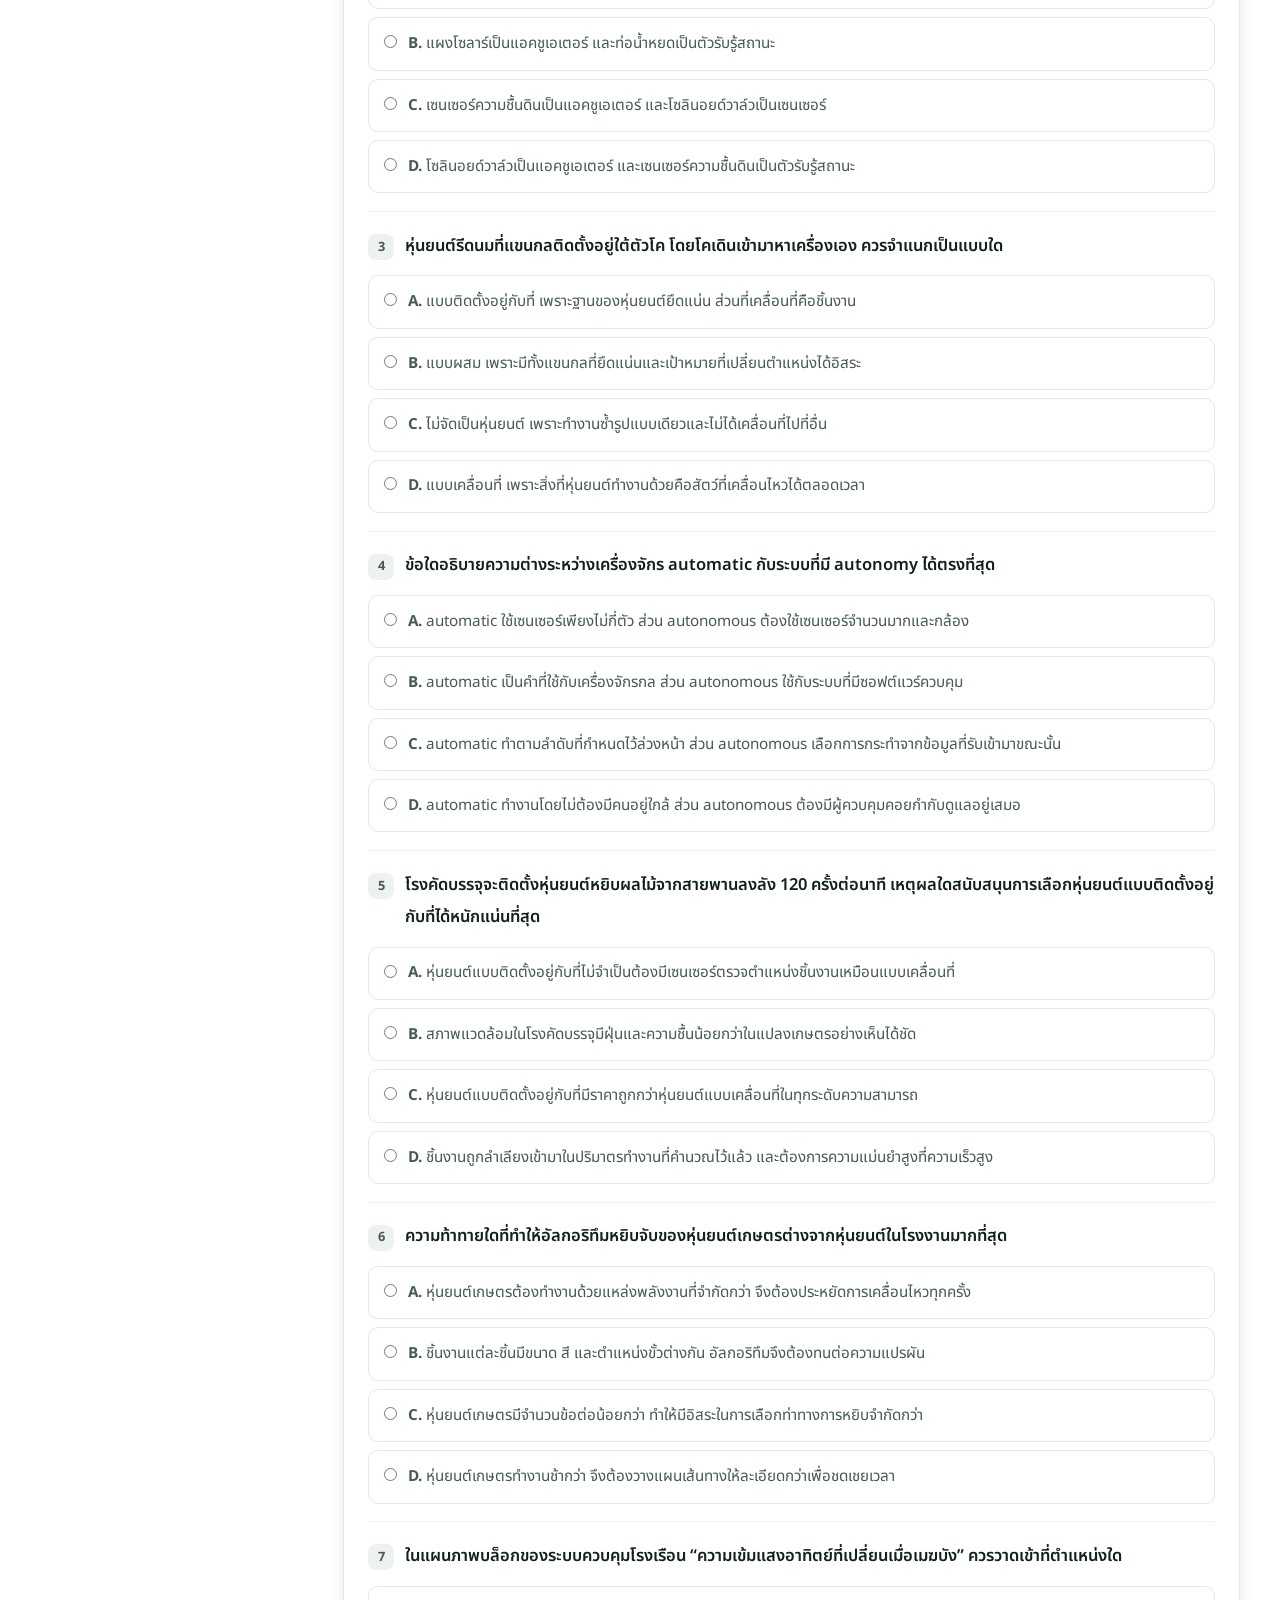
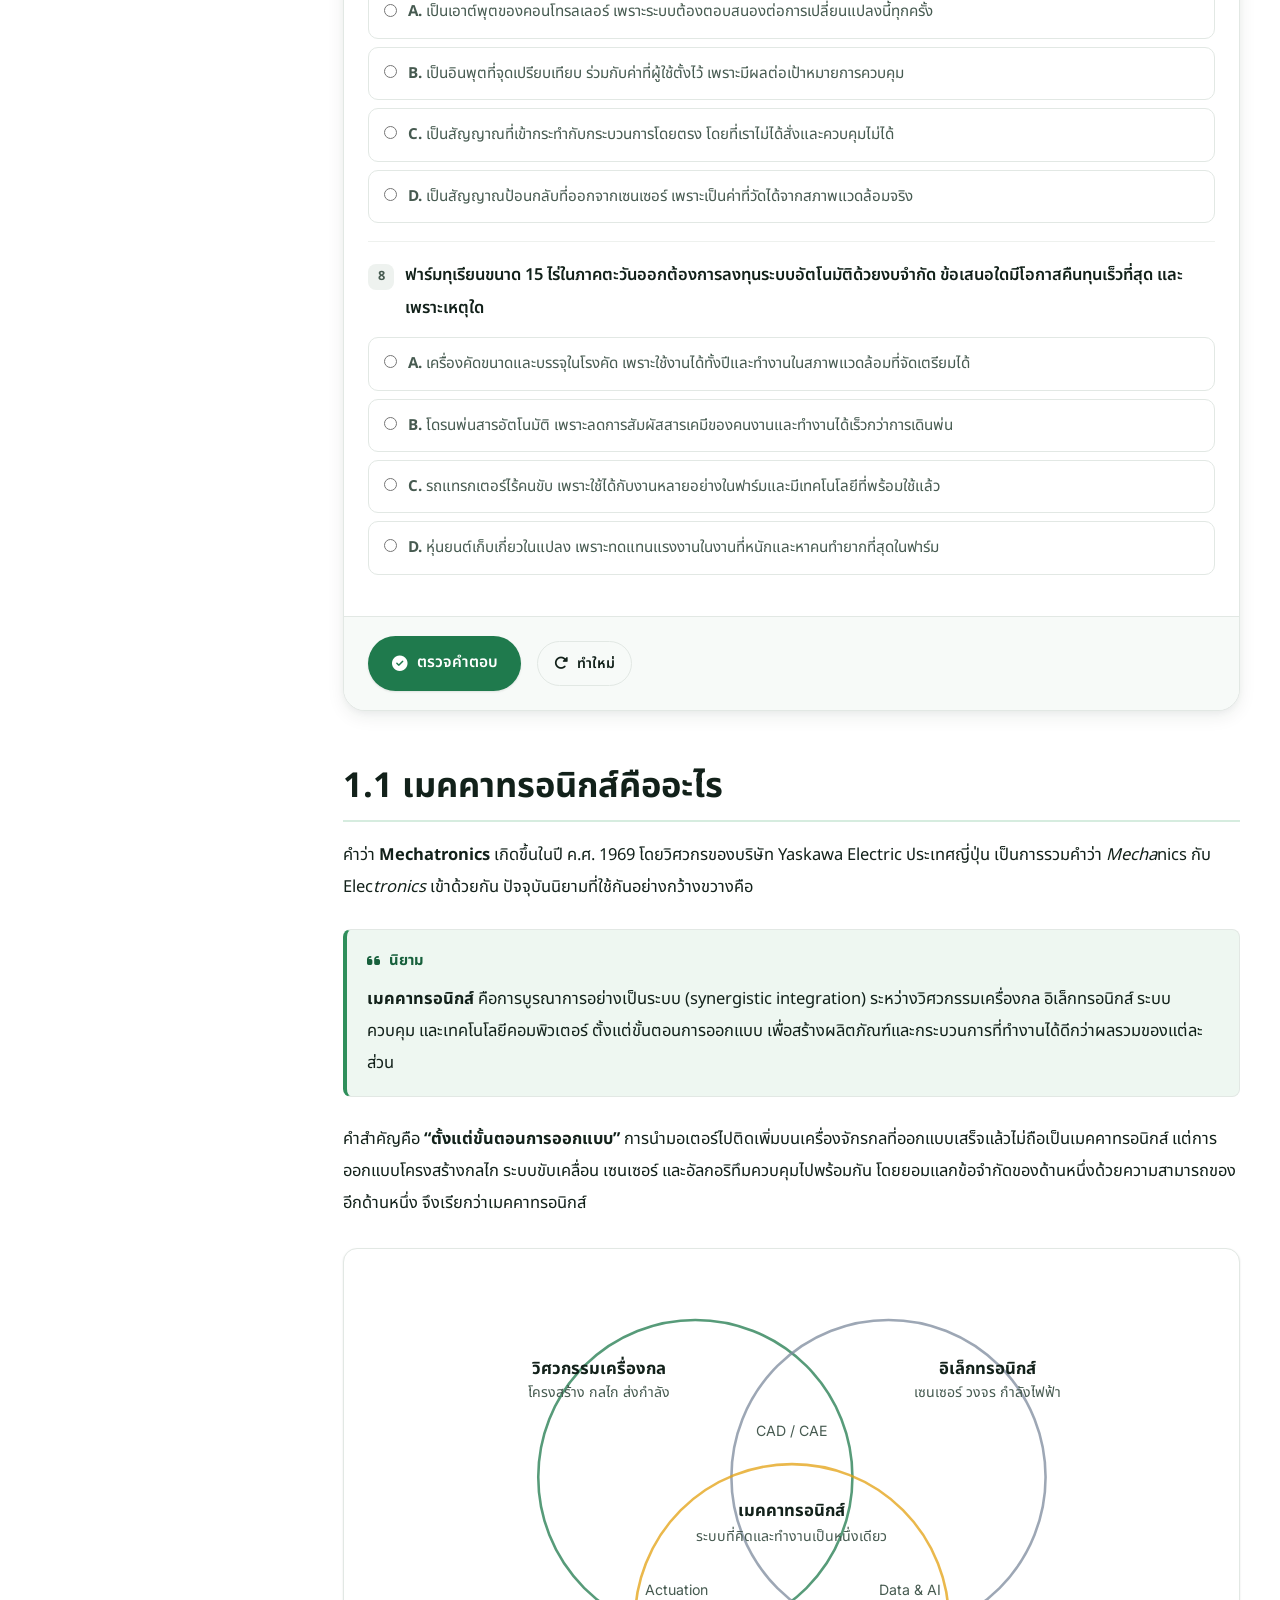
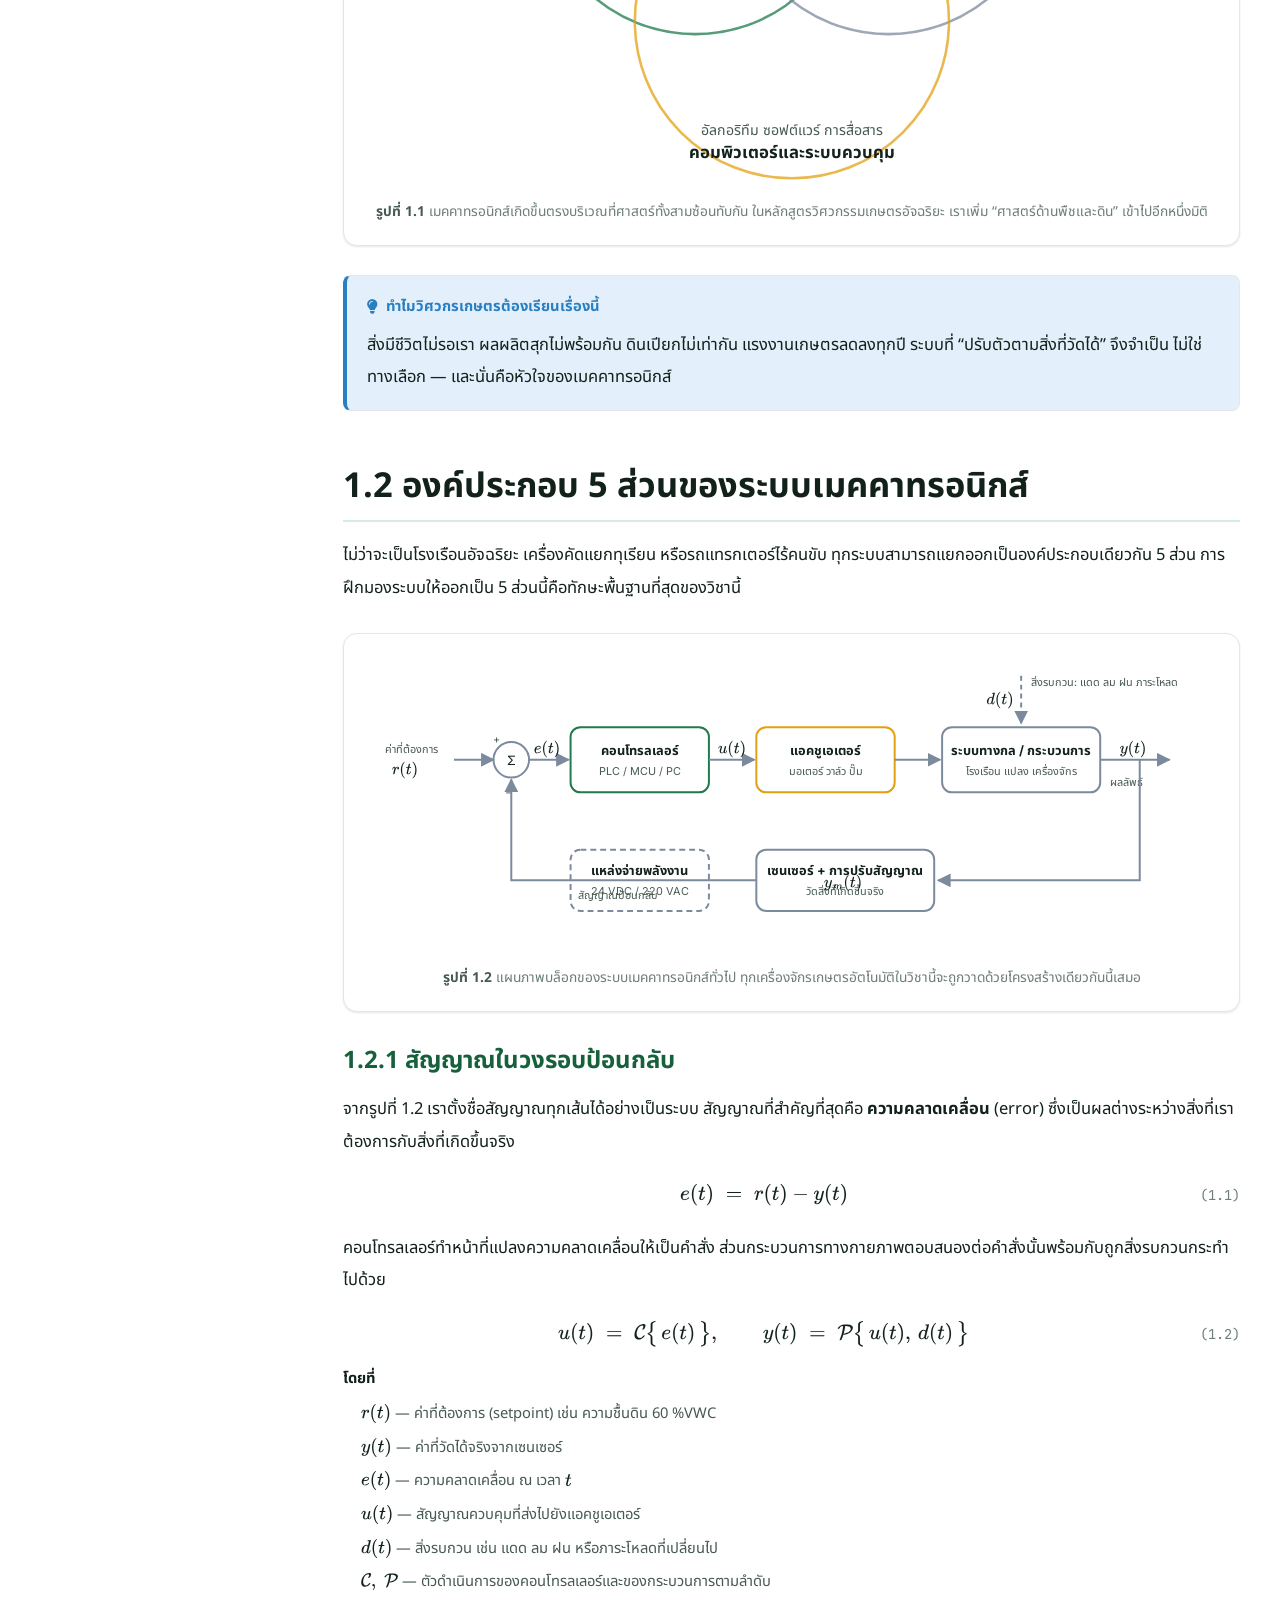
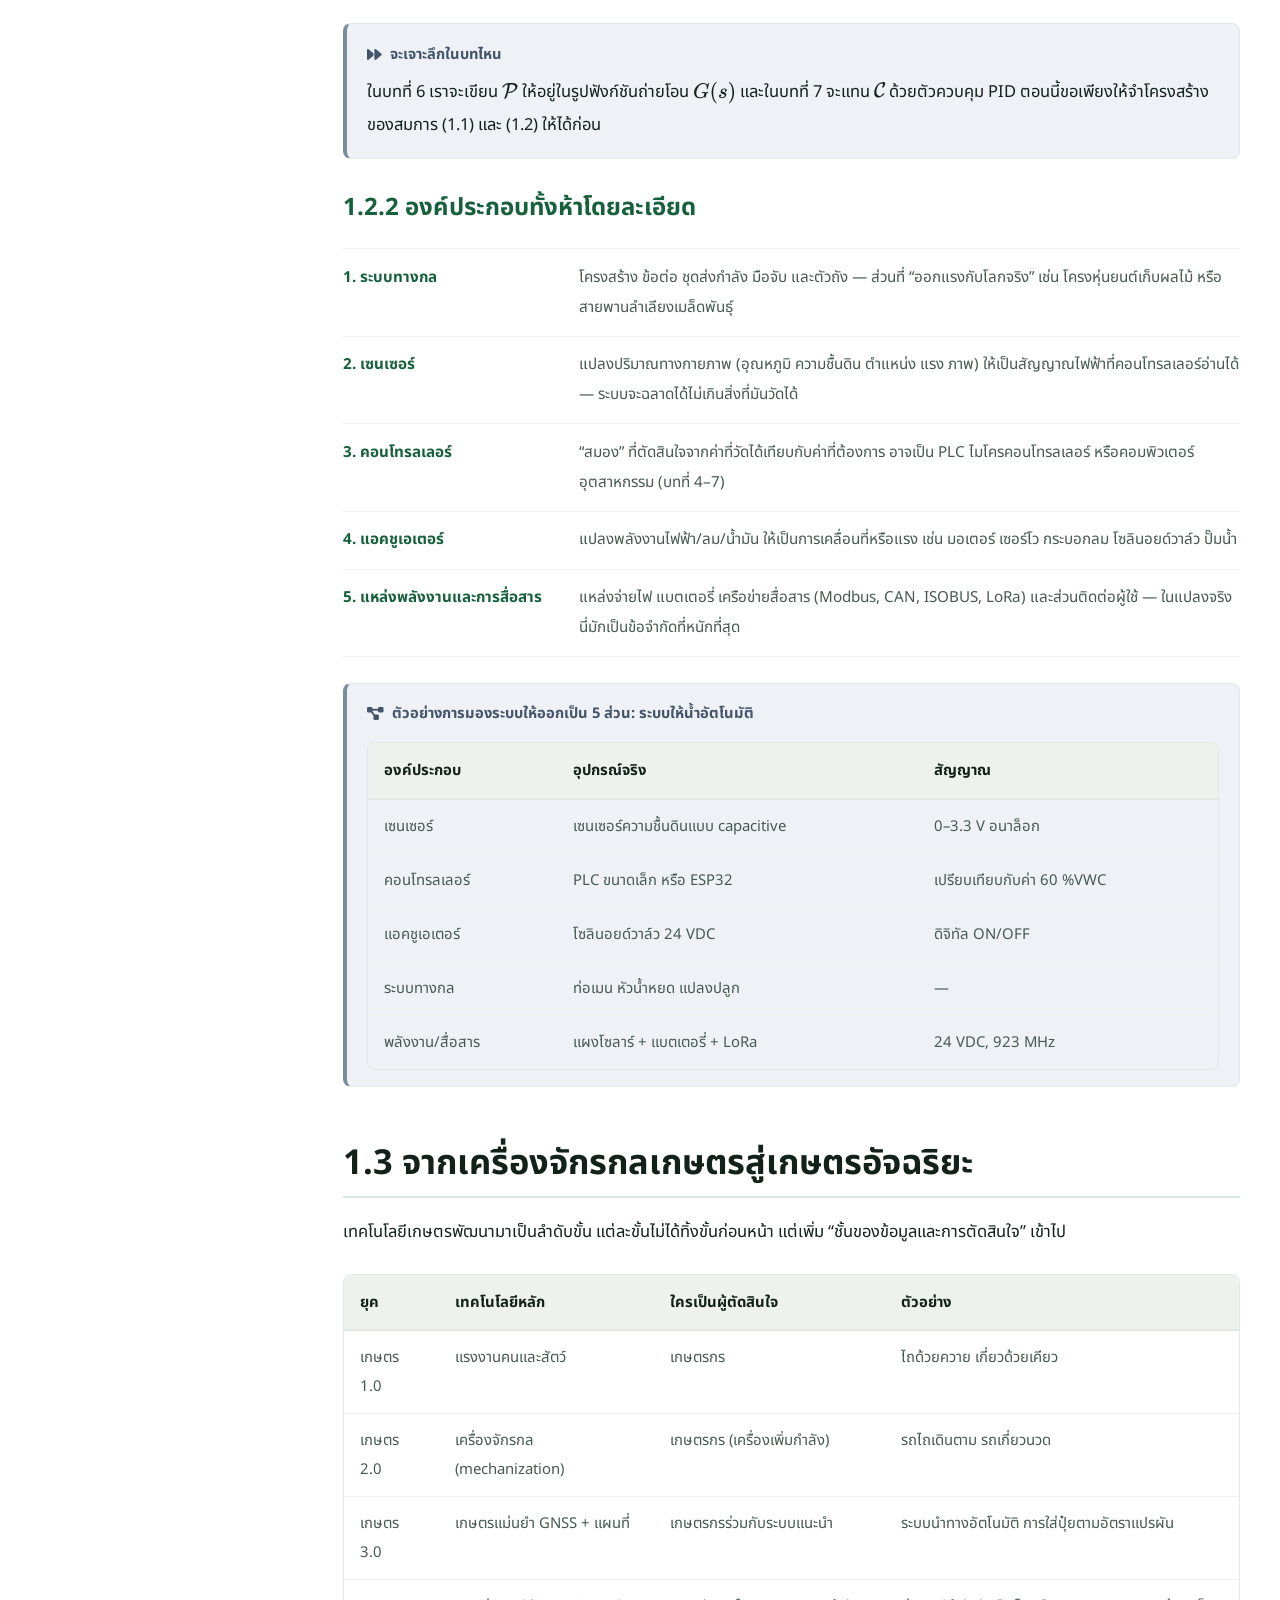
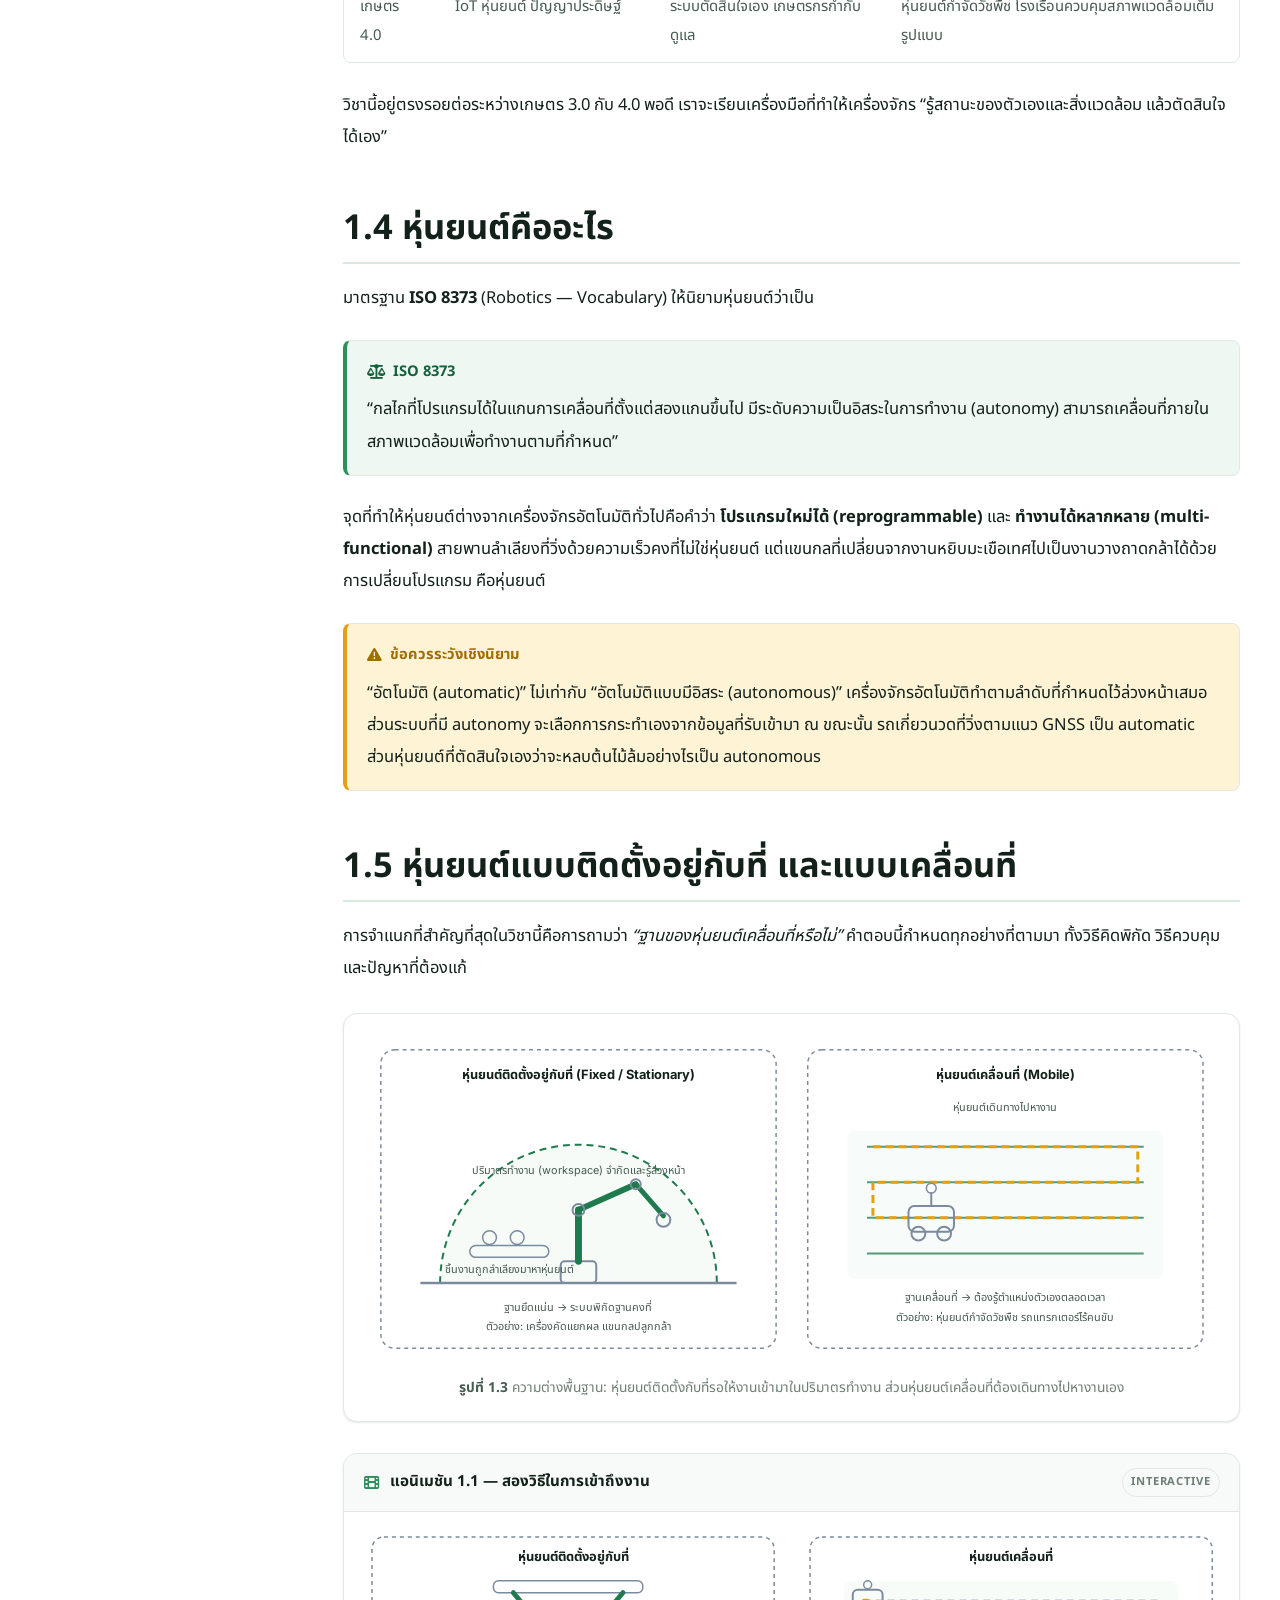
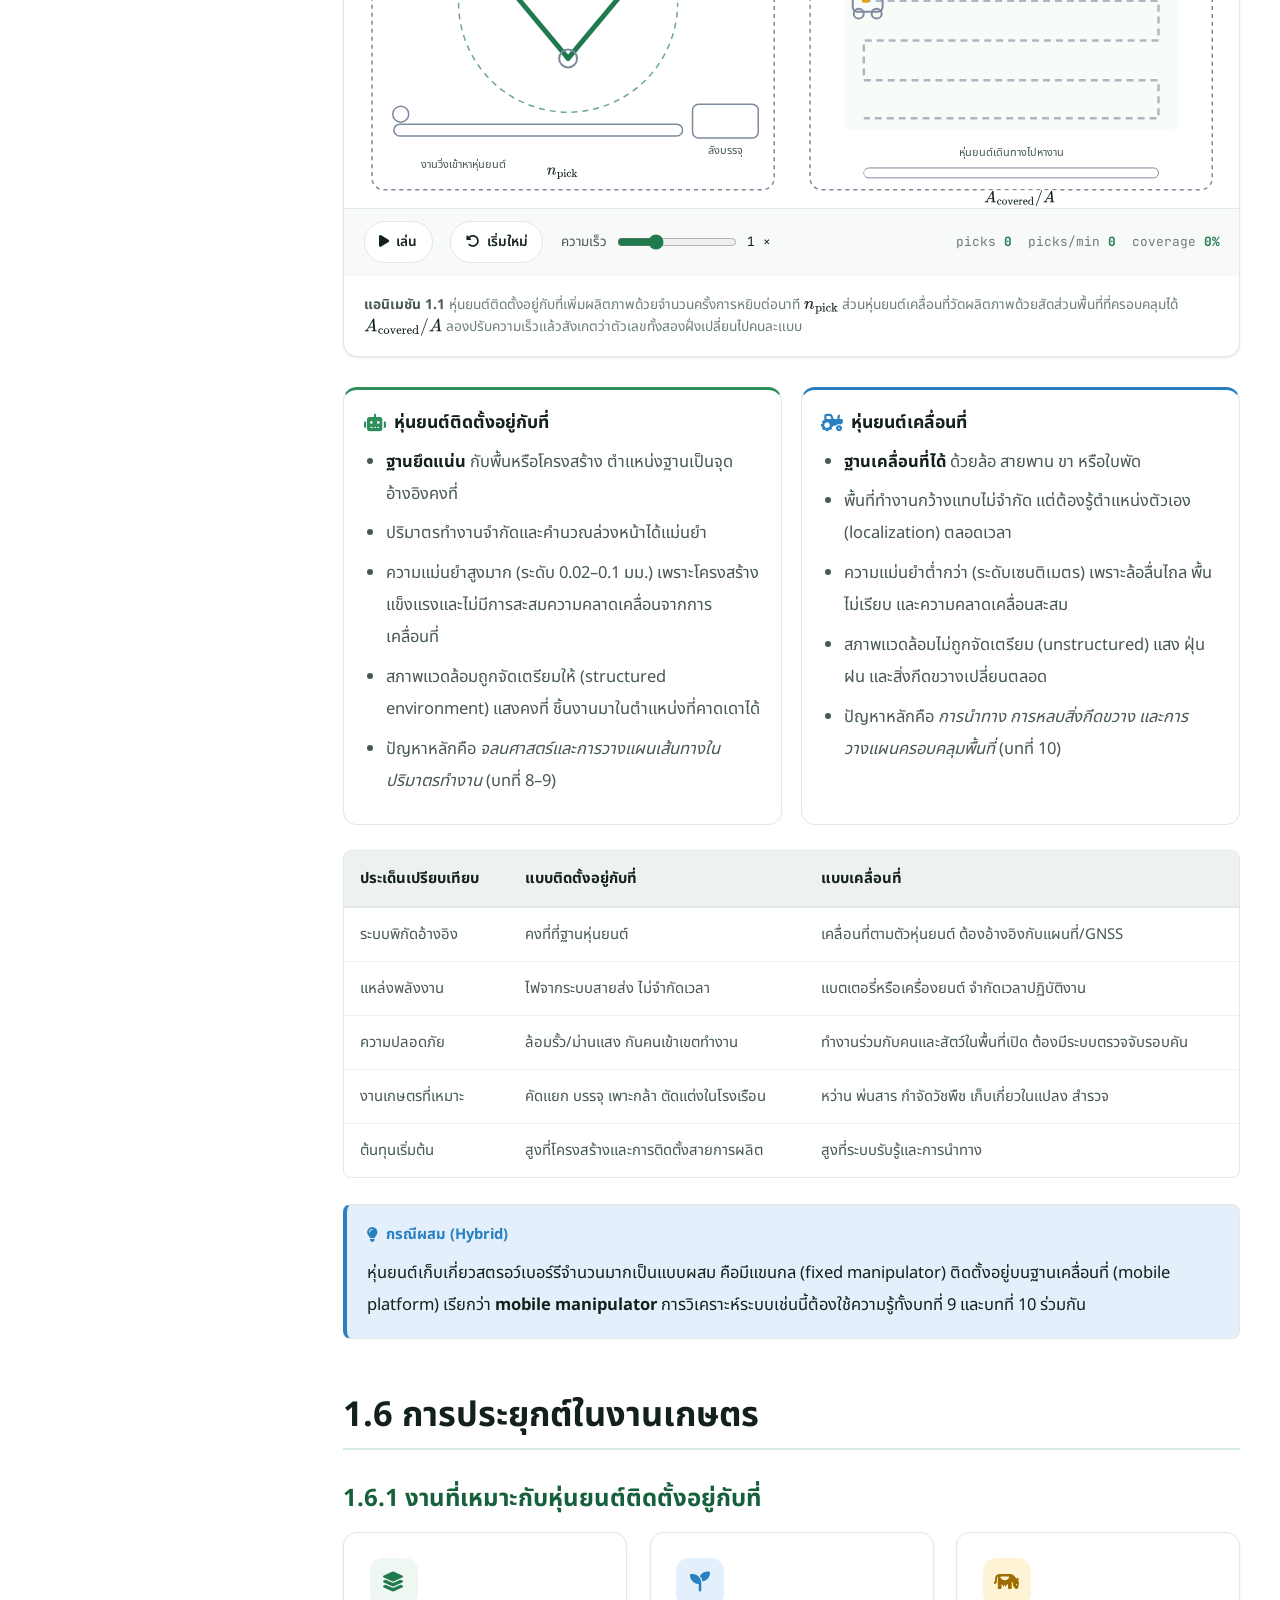
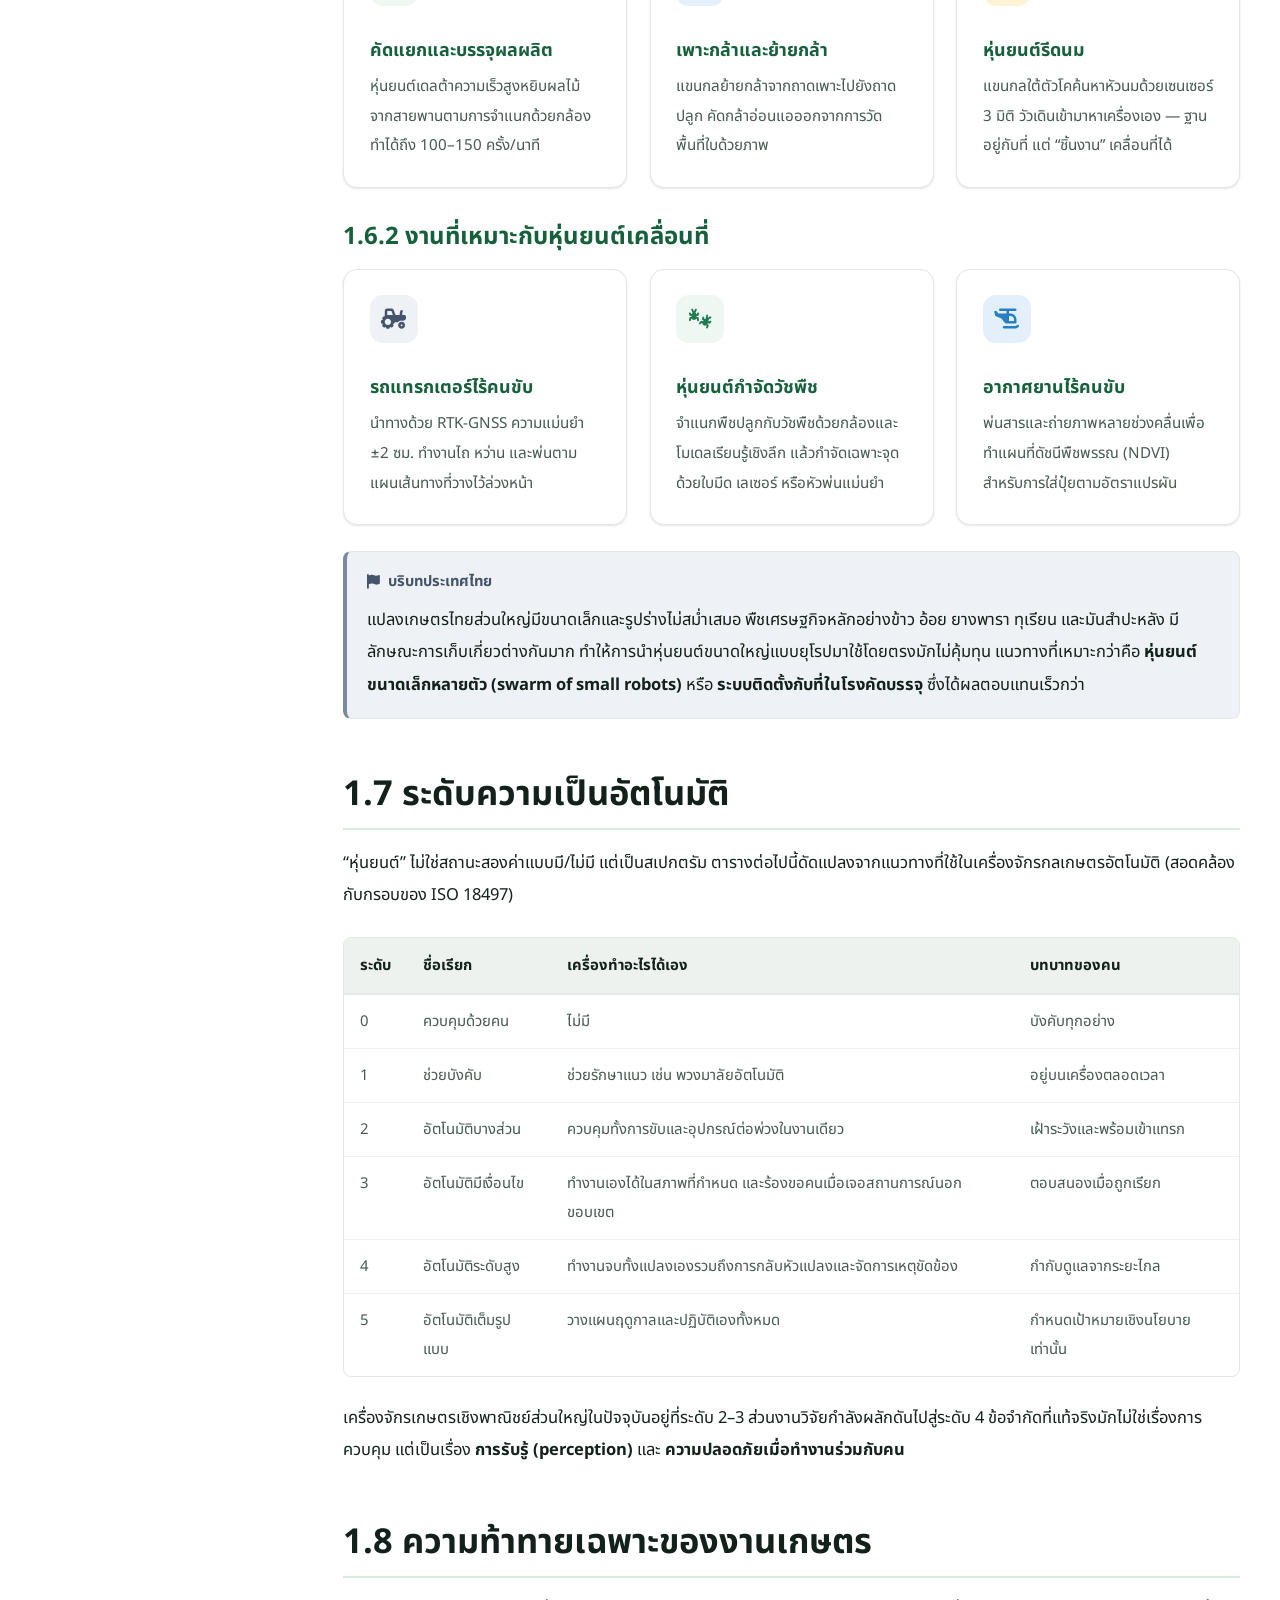
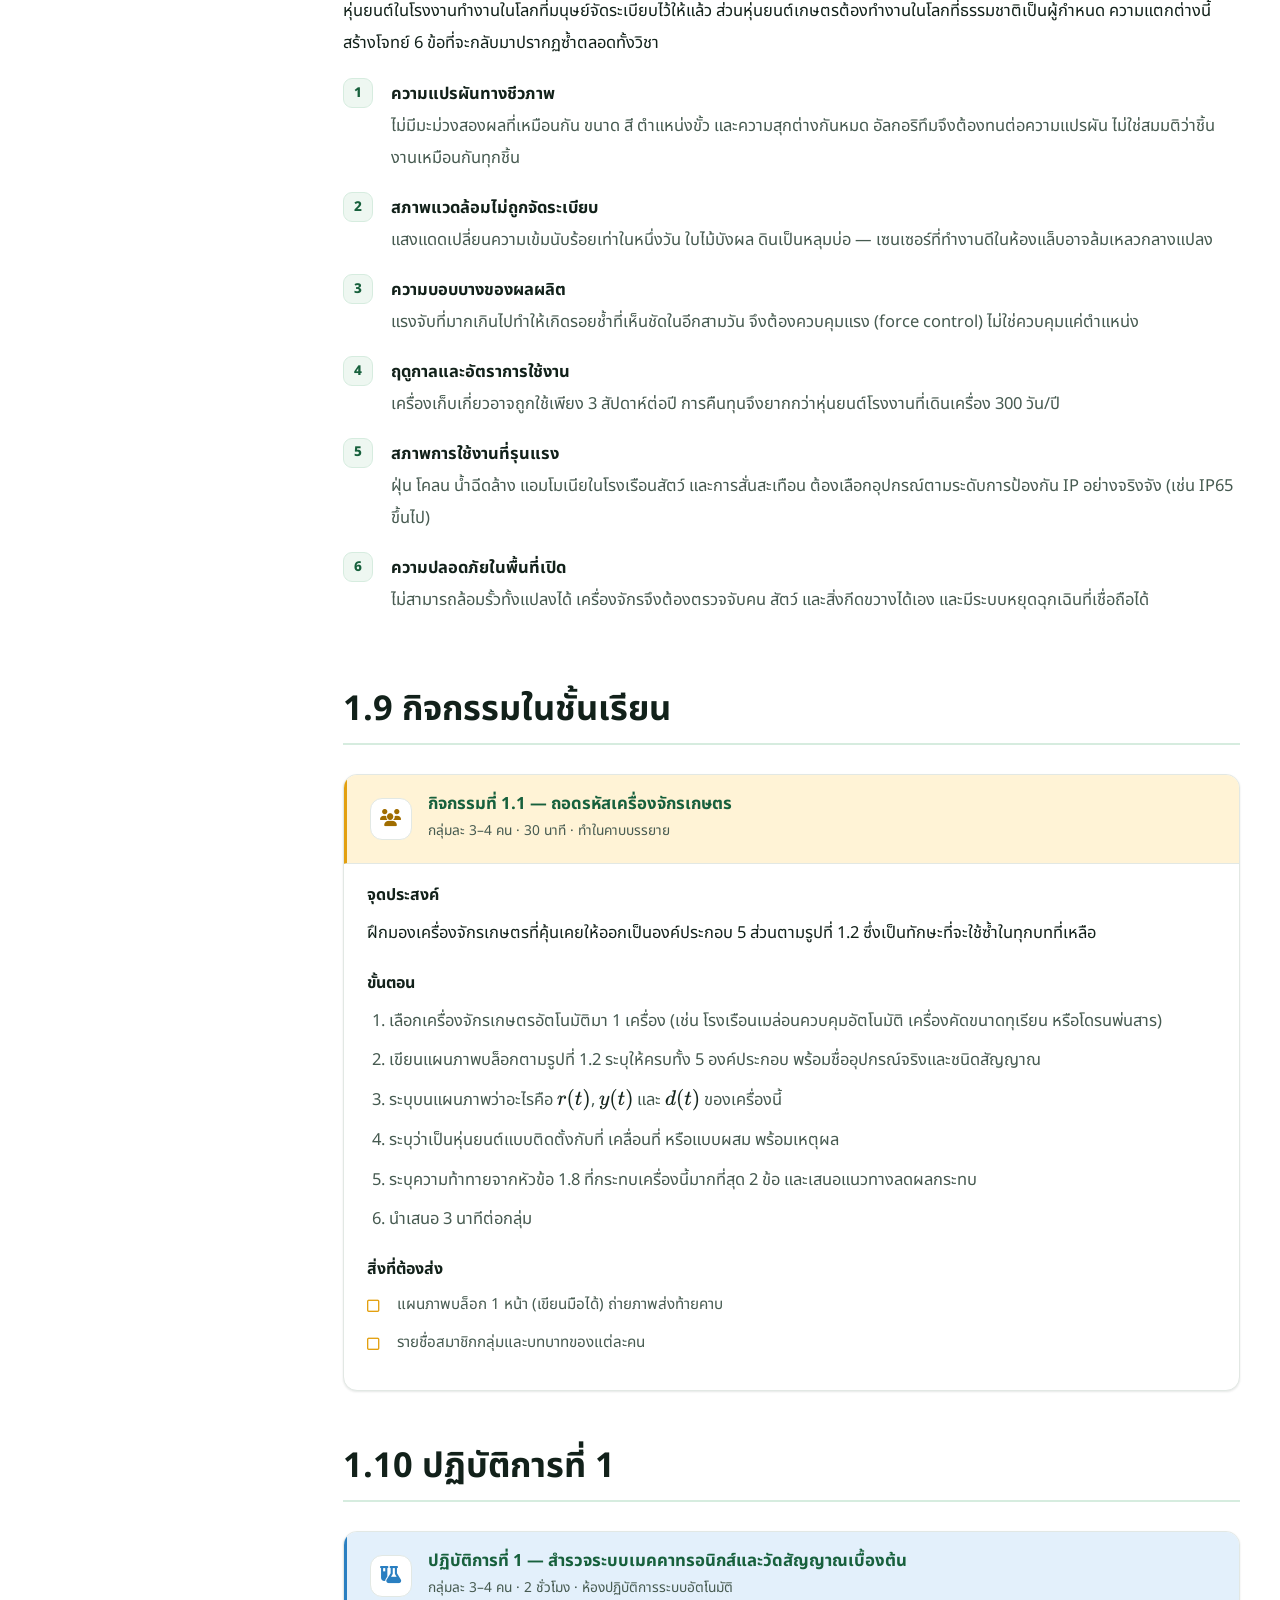
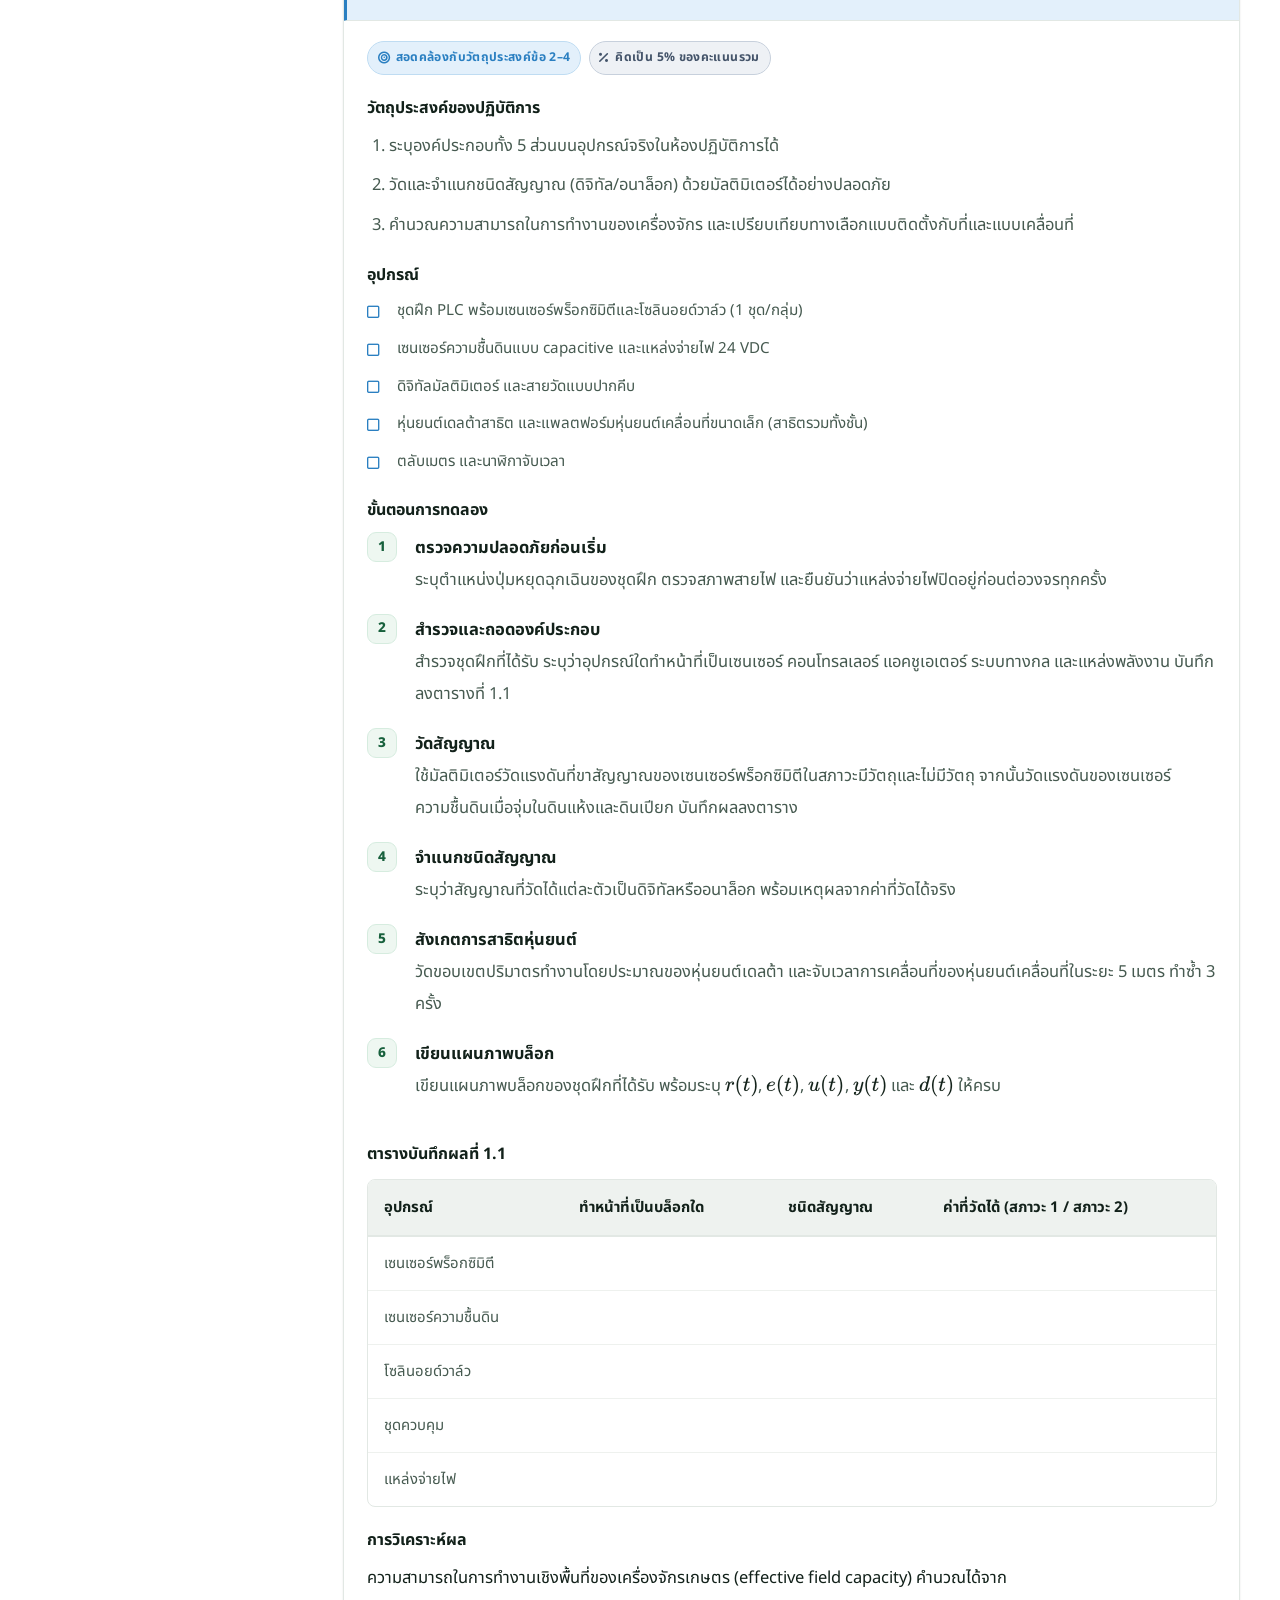
<file: chapters/ch01.html>
<!DOCTYPE html>
<html lang="th" data-lang="th" data-theme="light">
<head>
<meta charset="UTF-8">
<meta name="viewport" content="width=device-width, initial-scale=1">
<title data-title-th="บทที่ 1 · บทนำสู่เมคคาทรอนิกส์เกษตร" data-title-en="Chapter 1 · Introduction to Agricultural Mechatronics">Chapter 1 · Introduction to Agricultural Mechatronics</title>
<meta name="description" content="Chapter 1: Introduction to agricultural mechatronics and robotics — definitions, the five building blocks, fixed vs mobile robots, and levels of autonomy.">
<meta name="author" content="Jedsada Saijai">
<link rel="preconnect" href="https://fonts.googleapis.com">
<link rel="preconnect" href="https://fonts.gstatic.com" crossorigin>
<link href="https://fonts.googleapis.com/css2?family=Inter:wght@400;500;600;700;800&family=Noto+Sans+Thai:wght@400;500;600;700;800&family=JetBrains+Mono:wght@400;600&display=swap" rel="stylesheet">
<link rel="stylesheet" href="https://cdnjs.cloudflare.com/ajax/libs/font-awesome/6.5.2/css/all.min.css">
<link rel="stylesheet" href="../css/style.css">
<script src="../js/math.js"></script>
<script src="../js/anim.js"></script>
<link rel="icon" href="data:image/svg+xml,<svg xmlns='http://www.w3.org/2000/svg' viewBox='0 0 100 100'><text y='.9em' font-size='90'>🌱</text></svg>">
<script>
  (function () {
    try {
      var l = localStorage.getItem('amr-lang') || 'th';
      var t = localStorage.getItem('amr-theme') || 'light';
      document.documentElement.setAttribute('data-lang', l);
      document.documentElement.setAttribute('lang', l);
      document.documentElement.setAttribute('data-theme', t);
    } catch (e) {}
  })();
</script>
</head>
<body>
<a class="skip-link" href="#main"><span data-lang-th>ข้ามไปยังเนื้อหาหลัก</span><span data-lang-en>Skip to main content</span></a>

<!-- ===================================================== Navigation ====== -->
<header class="nav">
  <div class="nav__inner">
    <a class="brand" href="../index.html">
      <span class="brand__mark"><i class="fa-solid fa-seedling"></i></span>
      <span class="brand__text">
        <b>Agri&#8209;Mechatronics</b>
        <span data-lang-th>เมคคาทรอนิกส์และหุ่นยนต์เกษตร</span>
        <span data-lang-en>Mechatronics &amp; Robotics</span>
      </span>
    </a>

    <nav class="nav__links" id="navLinks">
      <a href="../index.html"><span data-lang-th>หน้าแรก</span><span data-lang-en>Home</span></a>
      <a href="../index.html#chapters"><span data-lang-th>บทเรียน</span><span data-lang-en>Chapters</span></a>
      <a href="../index.html#plan"><span data-lang-th>แผนการสอน</span><span data-lang-en>Weekly plan</span></a>
      <a href="ch01.html" class="is-active"><span data-lang-th>บทที่ 1</span><span data-lang-en>Chapter 1</span></a>
      <a href="ch02.html"><span data-lang-th>บทที่ 2</span><span data-lang-en>Chapter 2</span></a>
      <a href="ch03.html"><span data-lang-th>บทที่ 3</span><span data-lang-en>Chapter 3</span></a>
      <a href="ch04.html"><span data-lang-th>บทที่ 4</span><span data-lang-en>Chapter 4</span></a>
    </nav>

    <div class="nav__tools">
      <div class="lang-switch" role="group" aria-label="Language">
        <button type="button" data-set-lang="th" aria-pressed="true">ไทย</button>
        <button type="button" data-set-lang="en" aria-pressed="false">EN</button>
      </div>
      <button class="icon-btn" type="button" data-toggle-theme aria-label="Toggle dark mode"><i class="fa-solid fa-moon"></i></button>
      <button class="icon-btn nav__toggle" type="button" aria-label="Menu" aria-expanded="false" aria-controls="navLinks"><i class="fa-solid fa-bars"></i></button>
    </div>
  </div>
</header>
<div class="reading-bar"></div>

<!-- ==================================================== Chapter hero ===== -->
<section class="ch-hero">
  <div class="wrap">
    <div class="crumbs">
      <a href="../index.html"><span data-lang-th>หน้าแรก</span><span data-lang-en>Home</span></a><span>/</span>
      <a href="../index.html#chapters"><span data-lang-th>บทเรียน</span><span data-lang-en>Chapters</span></a><span>/</span>
      <span data-lang-th>บทที่ 1</span><span data-lang-en>Chapter 1</span>
    </div>

    <div class="ch-hero__meta">
      <span class="badge"><i class="fa-solid fa-calendar-week"></i> <span data-lang-th>สัปดาห์ที่ 1</span><span data-lang-en>Week 1</span></span>
      <span class="badge badge--gold"><i class="fa-regular fa-clock"></i> <span data-lang-th>บรรยาย 2 ชม. + ปฏิบัติ 2 ชม.</span><span data-lang-en>2 h lecture + 2 h laboratory</span></span>
      <span class="badge badge--steel"><i class="fa-solid fa-layer-group"></i> <span data-lang-th>ระดับพื้นฐาน</span><span data-lang-en>Foundation level</span></span>
    </div>

    <h1>
      <span data-lang-th>บทที่ 1 · บทนำสู่เมคคาทรอนิกส์เกษตร</span>
      <span data-lang-en>Chapter 1 · Introduction to Agricultural Mechatronics</span>
    </h1>
    <p class="ch-hero__lead">
      <span data-lang-th>ก่อนจะออกแบบระบบอัตโนมัติสำหรับฟาร์มได้ เราต้องเข้าใจก่อนว่า “เมคคาทรอนิกส์” คืออะไร ประกอบด้วยอะไรบ้าง และหุ่นยนต์ในงานเกษตรแบ่งออกเป็นแบบติดตั้งอยู่กับที่ (fixed) กับแบบเคลื่อนที่ (mobile) อย่างไร บทนี้วางกรอบความคิดทั้งหมดที่จะใช้ตลอด 16 สัปดาห์</span>
      <span data-lang-en>Before you can design an automated farm system, you need a clear picture of what mechatronics is, what it is made of, and how agricultural robots divide into fixed and mobile machines. This chapter sets the frame used for the whole 16 weeks.</span>
    </p>
  </div>
</section>

<main id="main">
<div class="wrap ch-layout">

  <!-- ================================================== Sidebar TOC ====== -->
  <aside class="toc">
    <h4><span data-lang-th>หัวข้อในบทนี้</span><span data-lang-en>In this chapter</span></h4>
    <ol>
      <li><a href="#objectives"><span data-lang-th>วัตถุประสงค์การเรียนรู้</span><span data-lang-en>Learning objectives</span></a></li>
      <li><a href="#pretest"><span data-lang-th>แบบทดสอบก่อนเรียน</span><span data-lang-en>Pre-test</span></a></li>
      <li><a href="#what"><span data-lang-th>1.1 เมคคาทรอนิกส์คืออะไร</span><span data-lang-en>1.1 What is mechatronics?</span></a></li>
      <li><a href="#elements"><span data-lang-th>1.2 องค์ประกอบ 5 ส่วน</span><span data-lang-en>1.2 The five building blocks</span></a></li>
      <li><a href="#evolution"><span data-lang-th>1.3 จากเครื่องจักรกลสู่เกษตรอัจฉริยะ</span><span data-lang-en>1.3 From machinery to smart farming</span></a></li>
      <li><a href="#robotics"><span data-lang-th>1.4 หุ่นยนต์คืออะไร</span><span data-lang-en>1.4 What is a robot?</span></a></li>
      <li><a href="#fixed-mobile"><span data-lang-th>1.5 หุ่นยนต์ติดตั้งกับที่ vs เคลื่อนที่</span><span data-lang-en>1.5 Fixed vs mobile robots</span></a></li>
      <li><a href="#applications"><span data-lang-th>1.6 การประยุกต์ในงานเกษตร</span><span data-lang-en>1.6 Agricultural applications</span></a></li>
      <li><a href="#autonomy"><span data-lang-th>1.7 ระดับความเป็นอัตโนมัติ</span><span data-lang-en>1.7 Levels of autonomy</span></a></li>
      <li><a href="#challenges"><span data-lang-th>1.8 ความท้าทายเฉพาะงานเกษตร</span><span data-lang-en>1.8 Agriculture-specific challenges</span></a></li>
      <li><a href="#activity"><span data-lang-th>1.9 กิจกรรมในชั้นเรียน</span><span data-lang-en>1.9 In-class activity</span></a></li>
      <li><a href="#lab"><span data-lang-th>1.10 ปฏิบัติการที่ 1</span><span data-lang-en>1.10 Laboratory 1</span></a></li>
      <li><a href="#summary"><span data-lang-th>สรุปและคำศัพท์สำคัญ</span><span data-lang-en>Summary &amp; key terms</span></a></li>
      <li><a href="#posttest"><span data-lang-th>แบบทดสอบหลังเรียน</span><span data-lang-en>Post-test</span></a></li>
      <li><a href="#references"><span data-lang-th>รายการอ้างอิง</span><span data-lang-en>References</span></a></li>
    </ol>
  </aside>

  <!-- ===================================================== Article ======= -->
  <article class="article">

    <!-- ----------------------------------------------- Objectives ------- -->
    <section id="objectives">
      <h2><span data-lang-th>วัตถุประสงค์การเรียนรู้</span><span data-lang-en>Learning objectives</span></h2>
      <p class="lead">
        <span data-lang-th>เมื่อเรียนจบบทนี้ นักศึกษาจะสามารถ:</span>
        <span data-lang-en>After completing this chapter, students will be able to:</span>
      </p>
      <ul class="objectives">
        <li><span data-lang-th>อธิบายนิยามของเมคคาทรอนิกส์ และระบุศาสตร์ที่มาบรรจบกันได้</span><span data-lang-en>Define mechatronics and identify the disciplines that converge in it.</span></li>
        <li><span data-lang-th>ระบุองค์ประกอบทั้ง 5 ส่วนของระบบเมคคาทรอนิกส์ในเครื่องจักรกลเกษตรที่กำหนดให้</span><span data-lang-en>Identify the five building blocks of a mechatronic system in a given agricultural machine.</span></li>
        <li><span data-lang-th>เขียนแผนภาพบล็อกของระบบเกษตรอัตโนมัติอย่างง่าย พร้อมระบุเส้นทางสัญญาณป้อนกลับ</span><span data-lang-en>Draw a block diagram of a simple automated agricultural system and mark the feedback path.</span></li>
        <li><span data-lang-th>จำแนกหุ่นยนต์เกษตรออกเป็นแบบติดตั้งอยู่กับที่และแบบเคลื่อนที่ พร้อมให้เหตุผลประกอบ</span><span data-lang-en>Classify agricultural robots as fixed or mobile and justify the classification.</span></li>
        <li><span data-lang-th>เปรียบเทียบข้อดี–ข้อจำกัดของทั้งสองแบบ และเลือกใช้ให้เหมาะกับโจทย์งานเกษตร</span><span data-lang-en>Compare the strengths and limits of both and select the appropriate one for an agricultural task.</span></li>
        <li><span data-lang-th>อธิบายความท้าทายเฉพาะของการนำหุ่นยนต์ไปใช้ในสภาพแวดล้อมเกษตรจริง</span><span data-lang-en>Explain the challenges specific to deploying robots in real agricultural environments.</span></li>
      </ul>
    </section>

    <!-- ------------------------------------------------- Pre-test ------- -->
    <section id="pretest">
      <h2><span data-lang-th>แบบทดสอบก่อนเรียน</span><span data-lang-en>Pre-test</span></h2>
      <p>
        <span data-lang-th>ลองตอบคำถามต่อไปนี้ก่อนอ่านเนื้อหา เพื่อสำรวจความเข้าใจเดิมของคุณ ระบบจะเฉลยพร้อมคำอธิบายทันทีเมื่อกด “ตรวจคำตอบ”</span>
        <span data-lang-en>Answer these before reading, to surface what you already know. Explanations appear as soon as you check your answers.</span>
      </p>
      <div data-quiz="ch01-pre"></div>
    </section>

    <!-- ---------------------------------------------------- 1.1 --------- -->
    <section id="what">
      <h2><span data-lang-th>1.1 เมคคาทรอนิกส์คืออะไร</span><span data-lang-en>1.1 What is mechatronics?</span></h2>

      <p>
        <span data-lang-th>คำว่า <strong>Mechatronics</strong> เกิดขึ้นในปี ค.ศ. 1969 โดยวิศวกรของบริษัท Yaskawa Electric ประเทศญี่ปุ่น เป็นการรวมคำว่า <em>Mecha</em>nics กับ Elec<em>tronics</em> เข้าด้วยกัน ปัจจุบันนิยามที่ใช้กันอย่างกว้างขวางคือ</span>
        <span data-lang-en>The word <strong>mechatronics</strong> was coined in 1969 by an engineer at Yaskawa Electric in Japan, fusing <em>mecha</em>nics with elec<em>tronics</em>. The definition in wide use today is:</span>
      </p>

      <div class="callout">
        <div class="callout__title"><i class="fa-solid fa-quote-left"></i> <span data-lang-th>นิยาม</span><span data-lang-en>Definition</span></div>
        <p>
          <span data-lang-th><strong>เมคคาทรอนิกส์</strong> คือการบูรณาการอย่างเป็นระบบ (synergistic integration) ระหว่างวิศวกรรมเครื่องกล อิเล็กทรอนิกส์ ระบบควบคุม และเทคโนโลยีคอมพิวเตอร์ ตั้งแต่ขั้นตอนการออกแบบ เพื่อสร้างผลิตภัณฑ์และกระบวนการที่ทำงานได้ดีกว่าผลรวมของแต่ละส่วน</span>
          <span data-lang-en><strong>Mechatronics</strong> is the synergistic integration of mechanical engineering, electronics, control systems and computer technology — from the design stage onward — to create products and processes that perform better than the sum of their parts.</span>
        </p>
      </div>

      <p>
        <span data-lang-th>คำสำคัญคือ <strong>“ตั้งแต่ขั้นตอนการออกแบบ”</strong> การนำมอเตอร์ไปติดเพิ่มบนเครื่องจักรกลที่ออกแบบเสร็จแล้วไม่ถือเป็นเมคคาทรอนิกส์ แต่การออกแบบโครงสร้างกลไก ระบบขับเคลื่อน เซนเซอร์ และอัลกอริทึมควบคุมไปพร้อมกัน โดยยอมแลกข้อจำกัดของด้านหนึ่งด้วยความสามารถของอีกด้านหนึ่ง จึงเรียกว่าเมคคาทรอนิกส์</span>
        <span data-lang-en>The critical phrase is <strong>“from the design stage”</strong>. Bolting a motor onto an already-finished machine is not mechatronics. Designing the structure, drive, sensing and control algorithm together — trading a limitation in one domain against a capability in another — is.</span>
      </p>

      <figure class="figure">
        <svg viewBox="0 0 660 400" role="img" aria-labelledby="fig1-title">
          <title id="fig1-title">Mechatronics as the intersection of mechanical, electronic and computing disciplines</title>
          <circle cx="255" cy="160" r="122" class="dg-fill-green dg-stroke-green" stroke-width="2" opacity="0.75"/>
          <circle cx="405" cy="160" r="122" class="dg-fill-sky dg-stroke" stroke-width="2" opacity="0.75"/>
          <circle cx="330" cy="272" r="122" class="dg-fill-gold dg-stroke-gold" stroke-width="2" opacity="0.75"/>

          <text class="dg-text-b" x="180" y="80" text-anchor="middle" data-lang-th>วิศวกรรมเครื่องกล</text>
          <text class="dg-text-b" x="180" y="80" text-anchor="middle" data-lang-en>Mechanical</text>
          <text class="dg-text-sm" x="180" y="98" text-anchor="middle" data-lang-th>โครงสร้าง กลไก ส่งกำลัง</text>
          <text class="dg-text-sm" x="180" y="98" text-anchor="middle" data-lang-en>structures, linkages, drives</text>

          <text class="dg-text-b" x="482" y="80" text-anchor="middle" data-lang-th>อิเล็กทรอนิกส์</text>
          <text class="dg-text-b" x="482" y="80" text-anchor="middle" data-lang-en>Electronics</text>
          <text class="dg-text-sm" x="482" y="98" text-anchor="middle" data-lang-th>เซนเซอร์ วงจร กำลังไฟฟ้า</text>
          <text class="dg-text-sm" x="482" y="98" text-anchor="middle" data-lang-en>sensors, circuits, power</text>

          <text class="dg-text-b" x="330" y="378" text-anchor="middle" data-lang-th>คอมพิวเตอร์และระบบควบคุม</text>
          <text class="dg-text-b" x="330" y="378" text-anchor="middle" data-lang-en>Computing &amp; control</text>
          <text class="dg-text-sm" x="330" y="360" text-anchor="middle" data-lang-th>อัลกอริทึม ซอฟต์แวร์ การสื่อสาร</text>
          <text class="dg-text-sm" x="330" y="360" text-anchor="middle" data-lang-en>algorithms, software, networks</text>

          <text class="dg-text-b" x="330" y="190" text-anchor="middle" data-lang-th>เมคคาทรอนิกส์</text>
          <text class="dg-text-b" x="330" y="190" text-anchor="middle" data-lang-en>MECHATRONICS</text>
          <text class="dg-text-sm" x="330" y="210" text-anchor="middle" data-lang-th>ระบบที่คิดและทำงานเป็นหนึ่งเดียว</text>
          <text class="dg-text-sm" x="330" y="210" text-anchor="middle" data-lang-en>one integrated system</text>

          <text class="dg-text-sm" x="330" y="128" text-anchor="middle">CAD / CAE</text>
          <text class="dg-text-sm" x="240" y="252" text-anchor="middle">Actuation</text>
          <text class="dg-text-sm" x="422" y="252" text-anchor="middle">Data &amp; AI</text>
        </svg>
        <figcaption>
          <b><span data-lang-th>รูปที่ 1.1</span><span data-lang-en>Figure 1.1</span></b>
          <span data-lang-th> เมคคาทรอนิกส์เกิดขึ้นตรงบริเวณที่ศาสตร์ทั้งสามซ้อนทับกัน ในหลักสูตรวิศวกรรมเกษตรอัจฉริยะ เราเพิ่ม “ศาสตร์ด้านพืชและดิน” เข้าไปอีกหนึ่งมิติ</span>
          <span data-lang-en> Mechatronics lives where the three disciplines overlap. In Agri-Intelligence Engineering we add a fourth dimension: crop and soil science.</span>
        </figcaption>
      </figure>

      <div class="callout callout--tip">
        <div class="callout__title"><i class="fa-solid fa-lightbulb"></i> <span data-lang-th>ทำไมวิศวกรเกษตรต้องเรียนเรื่องนี้</span><span data-lang-en>Why an agricultural engineer needs this</span></div>
        <p>
          <span data-lang-th>สิ่งมีชีวิตไม่รอเรา ผลผลิตสุกไม่พร้อมกัน ดินเปียกไม่เท่ากัน แรงงานเกษตรลดลงทุกปี ระบบที่ “ปรับตัวตามสิ่งที่วัดได้” จึงจำเป็น ไม่ใช่ทางเลือก — และนั่นคือหัวใจของเมคคาทรอนิกส์</span>
          <span data-lang-en>Living systems do not wait. Fruit ripens unevenly, soil wets unevenly, and the agricultural workforce shrinks every year. A machine that <em>adapts to what it measures</em> is therefore a necessity, not a luxury — and that is exactly what mechatronics delivers.</span>
        </p>
      </div>
    </section>

    <!-- ---------------------------------------------------- 1.2 --------- -->
    <section id="elements">
      <h2><span data-lang-th>1.2 องค์ประกอบ 5 ส่วนของระบบเมคคาทรอนิกส์</span><span data-lang-en>1.2 The five building blocks of a mechatronic system</span></h2>

      <p>
        <span data-lang-th>ไม่ว่าจะเป็นโรงเรือนอัจฉริยะ เครื่องคัดแยกทุเรียน หรือรถแทรกเตอร์ไร้คนขับ ทุกระบบสามารถแยกออกเป็นองค์ประกอบเดียวกัน 5 ส่วน การฝึกมองระบบให้ออกเป็น 5 ส่วนนี้คือทักษะพื้นฐานที่สุดของวิชานี้</span>
        <span data-lang-en>Whether it is a smart greenhouse, a durian grading line or a driverless tractor, every system decomposes into the same five parts. Learning to see any machine as these five parts is the most fundamental skill in this course.</span>
      </p>

      <figure class="figure">
        <div class="fig-stage">
        <svg viewBox="0 0 860 300" role="img" aria-labelledby="fig2-title">
          <title id="fig2-title">Block diagram of a generic mechatronic system with feedback</title>
          <defs>
            <marker id="ar" viewBox="0 0 10 10" refX="9" refY="5" markerWidth="7" markerHeight="7" orient="auto-start-reverse">
              <path d="M 0 0 L 10 5 L 0 10 z" class="dg-arrow"/>
            </marker>
          </defs>

          <!-- setpoint -->
          <text class="dg-text-sm" x="18" y="98" data-lang-th>ค่าที่ต้องการ</text>
          <text class="dg-text-sm" x="18" y="98" data-lang-en>Setpoint</text>
          <line x1="88" y1="105" x2="128" y2="105" class="dg-stroke" stroke-width="2" marker-end="url(#ar)"/>

          <!-- summing junction -->
          <circle cx="146" cy="105" r="18" class="dg-fill-surface dg-stroke" stroke-width="2"/>
          <text class="dg-text" x="146" y="110" text-anchor="middle">Σ</text>
          <text class="dg-text-sm" x="128" y="88">+</text>
          <text class="dg-text-sm" x="140" y="142">−</text>
          <line x1="164" y1="105" x2="204" y2="105" class="dg-stroke" stroke-width="2" marker-end="url(#ar)"/>

          <!-- controller -->
          <rect x="206" y="72" width="140" height="66" rx="10" class="dg-fill-green dg-stroke-green" stroke-width="2"/>
          <text class="dg-text-b" x="276" y="100" text-anchor="middle" data-lang-th>คอนโทรลเลอร์</text>
          <text class="dg-text-b" x="276" y="100" text-anchor="middle" data-lang-en>Controller</text>
          <text class="dg-text-sm" x="276" y="120" text-anchor="middle">PLC / MCU / PC</text>
          <line x1="346" y1="105" x2="392" y2="105" class="dg-stroke" stroke-width="2" marker-end="url(#ar)"/>

          <!-- actuator -->
          <rect x="394" y="72" width="140" height="66" rx="10" class="dg-fill-gold dg-stroke-gold" stroke-width="2"/>
          <text class="dg-text-b" x="464" y="100" text-anchor="middle" data-lang-th>แอคชูเอเตอร์</text>
          <text class="dg-text-b" x="464" y="100" text-anchor="middle" data-lang-en>Actuator</text>
          <text class="dg-text-sm" x="464" y="120" text-anchor="middle" data-lang-th>มอเตอร์ วาล์ว ปั๊ม</text>
          <text class="dg-text-sm" x="464" y="120" text-anchor="middle" data-lang-en>motor, valve, pump</text>
          <line x1="534" y1="105" x2="580" y2="105" class="dg-stroke" stroke-width="2" marker-end="url(#ar)"/>

          <!-- plant -->
          <rect x="582" y="72" width="160" height="66" rx="10" class="dg-fill-soft dg-stroke" stroke-width="2"/>
          <text class="dg-text-b" x="662" y="100" text-anchor="middle" data-lang-th>ระบบทางกล / กระบวนการ</text>
          <text class="dg-text-b" x="662" y="100" text-anchor="middle" data-lang-en>Mechanism / process</text>
          <text class="dg-text-sm" x="662" y="120" text-anchor="middle" data-lang-th>โรงเรือน แปลง เครื่องจักร</text>
          <text class="dg-text-sm" x="662" y="120" text-anchor="middle" data-lang-en>greenhouse, field, machine</text>
          <line x1="742" y1="105" x2="812" y2="105" class="dg-stroke" stroke-width="2" marker-end="url(#ar)"/>
          <text class="dg-text-sm" x="752" y="132" data-lang-th>ผลลัพธ์</text>
          <text class="dg-text-sm" x="752" y="132" data-lang-en>Output</text>

          <!-- disturbance -->
          <line x1="662" y1="20" x2="662" y2="68" class="dg-stroke" stroke-width="2" stroke-dasharray="5 4" marker-end="url(#ar)"/>
          <text class="dg-text-sm" x="672" y="30" data-lang-th>สิ่งรบกวน: แดด ลม ฝน ภาระโหลด</text>
          <text class="dg-text-sm" x="672" y="30" data-lang-en>Disturbance: sun, wind, rain, load</text>

          <!-- sensor feedback -->
          <rect x="394" y="196" width="180" height="62" rx="10" class="dg-fill-sky dg-stroke" stroke-width="2"/>
          <text class="dg-text-b" x="484" y="222" text-anchor="middle" data-lang-th>เซนเซอร์ + การปรับสัญญาณ</text>
          <text class="dg-text-b" x="484" y="222" text-anchor="middle" data-lang-en>Sensor + conditioning</text>
          <text class="dg-text-sm" x="484" y="242" text-anchor="middle" data-lang-th>วัดสิ่งที่เกิดขึ้นจริง</text>
          <text class="dg-text-sm" x="484" y="242" text-anchor="middle" data-lang-en>measures what really happens</text>

          <path d="M 782 105 L 782 227 L 578 227" class="dg-stroke" stroke-width="2" fill="none" marker-end="url(#ar)"/>
          <path d="M 394 227 L 146 227 L 146 125" class="dg-stroke" stroke-width="2" fill="none" marker-end="url(#ar)"/>
          <text class="dg-text-sm" x="214" y="246" data-lang-th>สัญญาณป้อนกลับ</text>
          <text class="dg-text-sm" x="214" y="246" data-lang-en>feedback signal</text>

          <!-- power supply -->
          <rect x="206" y="196" width="140" height="62" rx="10" class="dg-fill-steel dg-stroke" stroke-width="2" stroke-dasharray="6 4"/>
          <text class="dg-text-b" x="276" y="222" text-anchor="middle" data-lang-th>แหล่งจ่ายพลังงาน</text>
          <text class="dg-text-b" x="276" y="222" text-anchor="middle" data-lang-en>Power supply</text>
          <text class="dg-text-sm" x="276" y="242" text-anchor="middle">24 VDC / 220 VAC</text>
        </svg>
        <span class="fig-label fig-label--bare" style="left:4.5%;top:38.5%">\( r(t) \)</span>
        <span class="fig-label fig-label--bare" style="left:21.2%;top:31.5%">\( e(t) \)</span>
        <span class="fig-label fig-label--bare" style="left:43.0%;top:31.5%">\( u(t) \)</span>
        <span class="fig-label fig-label--bare" style="left:90.2%;top:31.5%">\( y(t) \)</span>
        <span class="fig-label fig-label--bare" style="left:74.5%;top:15.0%">\( d(t) \)</span>
        <span class="fig-label fig-label--bare" style="left:56.0%;top:76.5%">\( y_m(t) \)</span>
      </div>
        <figcaption>
          <b><span data-lang-th>รูปที่ 1.2</span><span data-lang-en>Figure 1.2</span></b>
          <span data-lang-th> แผนภาพบล็อกของระบบเมคคาทรอนิกส์ทั่วไป ทุกเครื่องจักรเกษตรอัตโนมัติในวิชานี้จะถูกวาดด้วยโครงสร้างเดียวกันนี้เสมอ</span>
          <span data-lang-en> Block diagram of a generic mechatronic system. Every automated agricultural machine in this course will be drawn with this same skeleton.</span>
        </figcaption>
      </figure>

      <h3><span data-lang-th>1.2.1 สัญญาณในวงรอบป้อนกลับ</span><span data-lang-en>1.2.1 Signals around the feedback loop</span></h3>

      <p>
        <span data-lang-th>จากรูปที่ 1.2 เราตั้งชื่อสัญญาณทุกเส้นได้อย่างเป็นระบบ สัญญาณที่สำคัญที่สุดคือ <strong>ความคลาดเคลื่อน</strong> (error) ซึ่งเป็นผลต่างระหว่างสิ่งที่เราต้องการกับสิ่งที่เกิดขึ้นจริง</span>
        <span data-lang-en>Every line in Figure 1.2 has a name. The most important one is the <strong>error</strong>: the difference between what we asked for and what actually happened.</span>
      </p>

      <div class="eq">
        <div class="eq__body">$$ e(t) \;=\; r(t) - y(t) $$</div>
        <div class="eq__num">(1.1)</div>
      </div>

      <p>
        <span data-lang-th>คอนโทรลเลอร์ทำหน้าที่แปลงความคลาดเคลื่อนให้เป็นคำสั่ง ส่วนกระบวนการทางกายภาพตอบสนองต่อคำสั่งนั้นพร้อมกับถูกสิ่งรบกวนกระทำไปด้วย</span>
        <span data-lang-en>The controller maps that error into a command, and the physical process responds to the command while disturbances act on it at the same time.</span>
      </p>

      <div class="eq">
        <div class="eq__body">$$ u(t) \;=\; \mathcal{C}\big\{\, e(t) \,\big\}, \qquad
                                 y(t) \;=\; \mathcal{P}\big\{\, u(t),\, d(t) \,\big\} $$</div>
        <div class="eq__num">(1.2)</div>
      </div>

      <div class="where">
        <span data-lang-th><strong>โดยที่</strong></span><span data-lang-en><strong>where</strong></span>
        <ul>
          <li>\( r(t) \) — <span data-lang-th>ค่าที่ต้องการ (setpoint) เช่น ความชื้นดิน 60 %VWC</span><span data-lang-en>the setpoint, e.g. a soil moisture of 60 %VWC</span></li>
          <li>\( y(t) \) — <span data-lang-th>ค่าที่วัดได้จริงจากเซนเซอร์</span><span data-lang-en>the measured output from the sensor</span></li>
          <li>\( e(t) \) — <span data-lang-th>ความคลาดเคลื่อน ณ เวลา \( t \)</span><span data-lang-en>the error at time \( t \)</span></li>
          <li>\( u(t) \) — <span data-lang-th>สัญญาณควบคุมที่ส่งไปยังแอคชูเอเตอร์</span><span data-lang-en>the control signal sent to the actuator</span></li>
          <li>\( d(t) \) — <span data-lang-th>สิ่งรบกวน เช่น แดด ลม ฝน หรือภาระโหลดที่เปลี่ยนไป</span><span data-lang-en>disturbances such as sun, wind, rain or changing load</span></li>
          <li>\( \mathcal{C},\ \mathcal{P} \) — <span data-lang-th>ตัวดำเนินการของคอนโทรลเลอร์และของกระบวนการตามลำดับ</span><span data-lang-en>the controller and process operators respectively</span></li>
        </ul>
      </div>

      <div class="callout callout--note">
        <div class="callout__title"><i class="fa-solid fa-forward"></i> <span data-lang-th>จะเจาะลึกในบทไหน</span><span data-lang-en>Where this is developed</span></div>
        <p>
          <span data-lang-th>ในบทที่ 6 เราจะเขียน \( \mathcal{P} \) ให้อยู่ในรูปฟังก์ชันถ่ายโอน \( G(s) \) และในบทที่ 7 จะแทน \( \mathcal{C} \) ด้วยตัวควบคุม PID ตอนนี้ขอเพียงให้จำโครงสร้างของสมการ (1.1) และ (1.2) ให้ได้ก่อน</span>
          <span data-lang-en>Chapter 6 writes \( \mathcal{P} \) as a transfer function \( G(s) \); Chapter 7 replaces \( \mathcal{C} \) with a PID controller. For now, simply remember the shape of equations (1.1) and (1.2).</span>
        </p>
      </div>

      <h3><span data-lang-th>1.2.2 องค์ประกอบทั้งห้าโดยละเอียด</span><span data-lang-en>1.2.2 The five blocks in detail</span></h3>

      <div class="deflist">
        <div class="deflist__item">
          <div class="deflist__term">1. <span data-lang-th>ระบบทางกล</span><span data-lang-en>Mechanical system</span></div>
          <div class="deflist__def">
            <span data-lang-th>โครงสร้าง ข้อต่อ ชุดส่งกำลัง มือจับ และตัวถัง — ส่วนที่ “ออกแรงกับโลกจริง” เช่น โครงหุ่นยนต์เก็บผลไม้ หรือสายพานลำเลียงเมล็ดพันธุ์</span>
            <span data-lang-en>Structure, joints, transmission, grippers and chassis — the part that exerts force on the real world, such as a harvesting arm or a seed conveyor.</span>
          </div>
        </div>
        <div class="deflist__item">
          <div class="deflist__term">2. <span data-lang-th>เซนเซอร์</span><span data-lang-en>Sensors</span></div>
          <div class="deflist__def">
            <span data-lang-th>แปลงปริมาณทางกายภาพ (อุณหภูมิ ความชื้นดิน ตำแหน่ง แรง ภาพ) ให้เป็นสัญญาณไฟฟ้าที่คอนโทรลเลอร์อ่านได้ — ระบบจะฉลาดได้ไม่เกินสิ่งที่มันวัดได้</span>
            <span data-lang-en>Convert physical quantities (temperature, soil moisture, position, force, images) into electrical signals the controller can read. A system can never be smarter than what it measures.</span>
          </div>
        </div>
        <div class="deflist__item">
          <div class="deflist__term">3. <span data-lang-th>คอนโทรลเลอร์</span><span data-lang-en>Controller</span></div>
          <div class="deflist__def">
            <span data-lang-th>“สมอง” ที่ตัดสินใจจากค่าที่วัดได้เทียบกับค่าที่ต้องการ อาจเป็น PLC ไมโครคอนโทรลเลอร์ หรือคอมพิวเตอร์อุตสาหกรรม (บทที่ 4–7)</span>
            <span data-lang-en>The “brain” that decides by comparing measurement with setpoint — a PLC, a microcontroller or an industrial PC (Chapters 4–7).</span>
          </div>
        </div>
        <div class="deflist__item">
          <div class="deflist__term">4. <span data-lang-th>แอคชูเอเตอร์</span><span data-lang-en>Actuators</span></div>
          <div class="deflist__def">
            <span data-lang-th>แปลงพลังงานไฟฟ้า/ลม/น้ำมัน ให้เป็นการเคลื่อนที่หรือแรง เช่น มอเตอร์ เซอร์โว กระบอกลม โซลินอยด์วาล์ว ปั๊มน้ำ</span>
            <span data-lang-en>Convert electrical, pneumatic or hydraulic energy into motion or force: motors, servos, air cylinders, solenoid valves, pumps.</span>
          </div>
        </div>
        <div class="deflist__item">
          <div class="deflist__term">5. <span data-lang-th>แหล่งพลังงานและการสื่อสาร</span><span data-lang-en>Power &amp; communication</span></div>
          <div class="deflist__def">
            <span data-lang-th>แหล่งจ่ายไฟ แบตเตอรี่ เครือข่ายสื่อสาร (Modbus, CAN, ISOBUS, LoRa) และส่วนติดต่อผู้ใช้ — ในแปลงจริงนี่มักเป็นข้อจำกัดที่หนักที่สุด</span>
            <span data-lang-en>Power supplies, batteries, networks (Modbus, CAN, ISOBUS, LoRa) and the user interface. In the field this is very often the hardest constraint.</span>
          </div>
        </div>
      </div>

      <div class="callout callout--note">
        <div class="callout__title"><i class="fa-solid fa-diagram-project"></i> <span data-lang-th>ตัวอย่างการมองระบบให้ออกเป็น 5 ส่วน: ระบบให้น้ำอัตโนมัติ</span><span data-lang-en>Worked example: decomposing an automatic irrigation system</span></div>
        <div class="table-wrap" style="margin:.8rem 0 0">
          <table>
            <thead>
              <tr>
                <th><span data-lang-th>องค์ประกอบ</span><span data-lang-en>Block</span></th>
                <th><span data-lang-th>อุปกรณ์จริง</span><span data-lang-en>Actual device</span></th>
                <th><span data-lang-th>สัญญาณ</span><span data-lang-en>Signal</span></th>
              </tr>
            </thead>
            <tbody>
              <tr><td><span data-lang-th>เซนเซอร์</span><span data-lang-en>Sensor</span></td><td><span data-lang-th>เซนเซอร์ความชื้นดินแบบ capacitive</span><span data-lang-en>Capacitive soil-moisture probe</span></td><td>0–3.3 V <span data-lang-th>อนาล็อก</span><span data-lang-en>analogue</span></td></tr>
              <tr><td><span data-lang-th>คอนโทรลเลอร์</span><span data-lang-en>Controller</span></td><td><span data-lang-th>PLC ขนาดเล็ก หรือ ESP32</span><span data-lang-en>Compact PLC or ESP32</span></td><td><span data-lang-th>เปรียบเทียบกับค่า 60 %VWC</span><span data-lang-en>compares against 60 %VWC</span></td></tr>
              <tr><td><span data-lang-th>แอคชูเอเตอร์</span><span data-lang-en>Actuator</span></td><td><span data-lang-th>โซลินอยด์วาล์ว 24 VDC</span><span data-lang-en>24 VDC solenoid valve</span></td><td><span data-lang-th>ดิจิทัล ON/OFF</span><span data-lang-en>digital ON/OFF</span></td></tr>
              <tr><td><span data-lang-th>ระบบทางกล</span><span data-lang-en>Mechanical</span></td><td><span data-lang-th>ท่อเมน หัวน้ำหยด แปลงปลูก</span><span data-lang-en>Mains pipe, drip emitters, bed</span></td><td>—</td></tr>
              <tr><td><span data-lang-th>พลังงาน/สื่อสาร</span><span data-lang-en>Power/comms</span></td><td><span data-lang-th>แผงโซลาร์ + แบตเตอรี่ + LoRa</span><span data-lang-en>Solar panel + battery + LoRa</span></td><td>24 VDC, 923 MHz</td></tr>
            </tbody>
          </table>
        </div>
      </div>
    </section>

    <!-- ---------------------------------------------------- 1.3 --------- -->
    <section id="evolution">
      <h2><span data-lang-th>1.3 จากเครื่องจักรกลเกษตรสู่เกษตรอัจฉริยะ</span><span data-lang-en>1.3 From farm machinery to smart farming</span></h2>

      <p>
        <span data-lang-th>เทคโนโลยีเกษตรพัฒนามาเป็นลำดับขั้น แต่ละขั้นไม่ได้ทิ้งขั้นก่อนหน้า แต่เพิ่ม “ชั้นของข้อมูลและการตัดสินใจ” เข้าไป</span>
        <span data-lang-en>Agricultural technology has advanced in stages. Each stage does not discard the previous one; it adds a further layer of information and decision-making.</span>
      </p>

      <div class="table-wrap">
        <table>
          <thead>
            <tr>
              <th><span data-lang-th>ยุค</span><span data-lang-en>Era</span></th>
              <th><span data-lang-th>เทคโนโลยีหลัก</span><span data-lang-en>Core technology</span></th>
              <th><span data-lang-th>ใครเป็นผู้ตัดสินใจ</span><span data-lang-en>Who decides</span></th>
              <th><span data-lang-th>ตัวอย่าง</span><span data-lang-en>Example</span></th>
            </tr>
          </thead>
          <tbody>
            <tr>
              <td><span data-lang-th>เกษตร 1.0</span><span data-lang-en>Agriculture 1.0</span></td>
              <td><span data-lang-th>แรงงานคนและสัตว์</span><span data-lang-en>Human and animal power</span></td>
              <td><span data-lang-th>เกษตรกร</span><span data-lang-en>Farmer</span></td>
              <td><span data-lang-th>ไถด้วยควาย เกี่ยวด้วยเคียว</span><span data-lang-en>Buffalo plough, hand sickle</span></td>
            </tr>
            <tr>
              <td><span data-lang-th>เกษตร 2.0</span><span data-lang-en>Agriculture 2.0</span></td>
              <td><span data-lang-th>เครื่องจักรกล (mechanization)</span><span data-lang-en>Mechanization</span></td>
              <td><span data-lang-th>เกษตรกร (เครื่องเพิ่มกำลัง)</span><span data-lang-en>Farmer (machine amplifies power)</span></td>
              <td><span data-lang-th>รถไถเดินตาม รถเกี่ยวนวด</span><span data-lang-en>Two-wheel tractor, combine harvester</span></td>
            </tr>
            <tr>
              <td><span data-lang-th>เกษตร 3.0</span><span data-lang-en>Agriculture 3.0</span></td>
              <td><span data-lang-th>เกษตรแม่นยำ GNSS + แผนที่</span><span data-lang-en>Precision agriculture, GNSS + maps</span></td>
              <td><span data-lang-th>เกษตรกรร่วมกับระบบแนะนำ</span><span data-lang-en>Farmer assisted by advisory systems</span></td>
              <td><span data-lang-th>ระบบนำทางอัตโนมัติ การใส่ปุ๋ยตามอัตราแปรผัน</span><span data-lang-en>Auto-guidance, variable-rate fertilizing</span></td>
            </tr>
            <tr>
              <td><span data-lang-th>เกษตร 4.0</span><span data-lang-en>Agriculture 4.0</span></td>
              <td><span data-lang-th>IoT หุ่นยนต์ ปัญญาประดิษฐ์</span><span data-lang-en>IoT, robotics, artificial intelligence</span></td>
              <td><span data-lang-th>ระบบตัดสินใจเอง เกษตรกรกำกับดูแล</span><span data-lang-en>System decides, farmer supervises</span></td>
              <td><span data-lang-th>หุ่นยนต์กำจัดวัชพืช โรงเรือนควบคุมสภาพแวดล้อมเต็มรูปแบบ</span><span data-lang-en>Weeding robots, fully climate-controlled greenhouses</span></td>
            </tr>
          </tbody>
        </table>
      </div>

      <p>
        <span data-lang-th>วิชานี้อยู่ตรงรอยต่อระหว่างเกษตร 3.0 กับ 4.0 พอดี เราจะเรียนเครื่องมือที่ทำให้เครื่องจักร “รู้สถานะของตัวเองและสิ่งแวดล้อม แล้วตัดสินใจได้เอง”</span>
        <span data-lang-en>This course sits exactly at the boundary between Agriculture 3.0 and 4.0. You will learn the tools that let a machine sense its own state and its environment, and then decide for itself.</span>
      </p>
    </section>

    <!-- ---------------------------------------------------- 1.4 --------- -->
    <section id="robotics">
      <h2><span data-lang-th>1.4 หุ่นยนต์คืออะไร</span><span data-lang-en>1.4 What exactly is a robot?</span></h2>

      <p>
        <span data-lang-th>มาตรฐาน <strong>ISO 8373</strong> (Robotics — Vocabulary) ให้นิยามหุ่นยนต์ว่าเป็น</span>
        <span data-lang-en>The standard <strong>ISO 8373</strong> (Robotics — Vocabulary) defines a robot as</span>
      </p>

      <div class="callout">
        <div class="callout__title"><i class="fa-solid fa-scale-balanced"></i> ISO 8373</div>
        <p>
          <span data-lang-th>“กลไกที่โปรแกรมได้ในแกนการเคลื่อนที่ตั้งแต่สองแกนขึ้นไป มีระดับความเป็นอิสระในการทำงาน (autonomy) สามารถเคลื่อนที่ภายในสภาพแวดล้อมเพื่อทำงานตามที่กำหนด”</span>
          <span data-lang-en>“A programmed actuated mechanism with a degree of autonomy, moving within its environment, to perform intended tasks.”</span>
        </p>
      </div>

      <p>
        <span data-lang-th>จุดที่ทำให้หุ่นยนต์ต่างจากเครื่องจักรอัตโนมัติทั่วไปคือคำว่า <strong>โปรแกรมใหม่ได้ (reprogrammable)</strong> และ <strong>ทำงานได้หลากหลาย (multi-functional)</strong> สายพานลำเลียงที่วิ่งด้วยความเร็วคงที่ไม่ใช่หุ่นยนต์ แต่แขนกลที่เปลี่ยนจากงานหยิบมะเขือเทศไปเป็นงานวางถาดกล้าได้ด้วยการเปลี่ยนโปรแกรม คือหุ่นยนต์</span>
        <span data-lang-en>What separates a robot from ordinary automation is that it is <strong>reprogrammable</strong> and <strong>multi-functional</strong>. A conveyor running at a fixed speed is not a robot; an arm that switches from picking tomatoes to placing seedling trays by changing its program is.</span>
      </p>

      <div class="callout callout--warn">
        <div class="callout__title"><i class="fa-solid fa-triangle-exclamation"></i> <span data-lang-th>ข้อควรระวังเชิงนิยาม</span><span data-lang-en>A definitional caution</span></div>
        <p>
          <span data-lang-th>“อัตโนมัติ (automatic)” ไม่เท่ากับ “อัตโนมัติแบบมีอิสระ (autonomous)” เครื่องจักรอัตโนมัติทำตามลำดับที่กำหนดไว้ล่วงหน้าเสมอ ส่วนระบบที่มี autonomy จะเลือกการกระทำเองจากข้อมูลที่รับเข้ามา ณ ขณะนั้น รถเกี่ยวนวดที่วิ่งตามแนว GNSS เป็น automatic ส่วนหุ่นยนต์ที่ตัดสินใจเองว่าจะหลบต้นไม้ล้มอย่างไรเป็น autonomous</span>
          <span data-lang-en>“Automatic” is not “autonomous”. An automatic machine always follows a predefined sequence; an autonomous one chooses its action from data available at that moment. A combine following a GNSS line is automatic; a robot deciding for itself how to skirt a fallen tree is autonomous.</span>
        </p>
      </div>
    </section>

    <!-- ---------------------------------------------------- 1.5 --------- -->
    <section id="fixed-mobile">
      <h2><span data-lang-th>1.5 หุ่นยนต์แบบติดตั้งอยู่กับที่ และแบบเคลื่อนที่</span><span data-lang-en>1.5 Fixed robots and mobile robots</span></h2>

      <p>
        <span data-lang-th>การจำแนกที่สำคัญที่สุดในวิชานี้คือการถามว่า <em>“ฐานของหุ่นยนต์เคลื่อนที่หรือไม่”</em> คำตอบนี้กำหนดทุกอย่างที่ตามมา ทั้งวิธีคิดพิกัด วิธีควบคุม และปัญหาที่ต้องแก้</span>
        <span data-lang-en>The most consequential classification in this course is a single question: <em>does the base move?</em> The answer determines everything that follows — how you set up coordinates, how you control the machine, and which problems you must solve.</span>
      </p>

      <figure class="figure">
        <svg viewBox="0 0 860 330" role="img" aria-labelledby="fig3-title">
          <title id="fig3-title">Fixed robot with a bounded workspace versus a mobile robot covering a field</title>

          <!-- ============ left: fixed ============ -->
          <rect x="14" y="14" width="400" height="302" rx="14" class="dg-fill-surface dg-stroke" stroke-width="1.5" stroke-dasharray="4 4"/>
          <text class="dg-text-b" x="214" y="44" text-anchor="middle" data-lang-th>หุ่นยนต์ติดตั้งอยู่กับที่ (Fixed / Stationary)</text>
          <text class="dg-text-b" x="214" y="44" text-anchor="middle" data-lang-en>Fixed (stationary) robot</text>

          <!-- workspace envelope -->
          <path d="M 214 250 m -140 0 a 140 140 0 0 1 280 0 z" class="dg-fill-green" opacity="0.55"/>
          <path d="M 214 250 m -140 0 a 140 140 0 0 1 280 0" class="dg-stroke-green" stroke-width="2" stroke-dasharray="7 5"/>
          <text class="dg-text-sm" x="214" y="140" text-anchor="middle" data-lang-th>ปริมาตรทำงาน (workspace) จำกัดและรู้ล่วงหน้า</text>
          <text class="dg-text-sm" x="214" y="140" text-anchor="middle" data-lang-en>bounded, known workspace</text>

          <!-- floor -->
          <line x1="54" y1="250" x2="374" y2="250" class="dg-stroke" stroke-width="2.5"/>
          <!-- robot arm -->
          <rect x="196" y="228" width="36" height="22" rx="4" class="dg-fill-steel dg-stroke" stroke-width="2"/>
          <line x1="214" y1="228" x2="214" y2="176" class="dg-stroke-green" stroke-width="7" stroke-linecap="round"/>
          <line x1="214" y1="176" x2="272" y2="150" class="dg-stroke-green" stroke-width="6" stroke-linecap="round"/>
          <line x1="272" y1="150" x2="300" y2="182" class="dg-stroke-green" stroke-width="5" stroke-linecap="round"/>
          <circle cx="214" cy="176" r="6" class="dg-fill-gold dg-stroke" stroke-width="2"/>
          <circle cx="272" cy="150" r="5" class="dg-fill-gold dg-stroke" stroke-width="2"/>
          <circle cx="300" cy="186" r="7" class="dg-fill-gold dg-stroke" stroke-width="2"/>
          <!-- conveyor + fruit -->
          <rect x="104" y="212" width="80" height="12" rx="6" class="dg-fill-soft dg-stroke" stroke-width="1.5"/>
          <circle cx="124" cy="204" r="7" class="dg-fill-gold dg-stroke" stroke-width="1.5"/>
          <circle cx="152" cy="204" r="7" class="dg-fill-gold dg-stroke" stroke-width="1.5"/>
          <text class="dg-text-sm" x="144" y="240" text-anchor="middle" data-lang-th>ชิ้นงานถูกลำเลียงมาหาหุ่นยนต์</text>
          <text class="dg-text-sm" x="144" y="240" text-anchor="middle" data-lang-en>work comes to the robot</text>
          <text class="dg-text-sm" x="214" y="278" text-anchor="middle" data-lang-th>ฐานยึดแน่น → ระบบพิกัดฐานคงที่</text>
          <text class="dg-text-sm" x="214" y="278" text-anchor="middle" data-lang-en>base bolted down → fixed base frame</text>
          <text class="dg-text-sm" x="214" y="298" text-anchor="middle" data-lang-th>ตัวอย่าง: เครื่องคัดแยกผล แขนกลปลูกกล้า</text>
          <text class="dg-text-sm" x="214" y="298" text-anchor="middle" data-lang-en>e.g. grading line, transplanting arm</text>

          <!-- ============ right: mobile ============ -->
          <rect x="446" y="14" width="400" height="302" rx="14" class="dg-fill-surface dg-stroke" stroke-width="1.5" stroke-dasharray="4 4"/>
          <text class="dg-text-b" x="646" y="44" text-anchor="middle" data-lang-th>หุ่นยนต์เคลื่อนที่ (Mobile)</text>
          <text class="dg-text-b" x="646" y="44" text-anchor="middle" data-lang-en>Mobile robot</text>

          <!-- field rows -->
          <rect x="486" y="96" width="320" height="150" rx="8" class="dg-fill-green" opacity="0.45"/>
          <g class="dg-stroke-green" stroke-width="2" opacity="0.75">
            <line x1="506" y1="112" x2="786" y2="112"/>
            <line x1="506" y1="148" x2="786" y2="148"/>
            <line x1="506" y1="184" x2="786" y2="184"/>
            <line x1="506" y1="220" x2="786" y2="220"/>
          </g>
          <!-- path -->
          <path d="M 512 112 L 780 112 L 780 148 L 512 148 L 512 184 L 780 184" class="dg-stroke-gold" stroke-width="3" stroke-dasharray="8 5" fill="none"/>
          <!-- robot body -->
          <rect x="548" y="172" width="46" height="26" rx="6" class="dg-fill-steel dg-stroke" stroke-width="2"/>
          <circle cx="558" cy="200" r="7" class="dg-stroke" stroke-width="2" fill="none"/>
          <circle cx="584" cy="200" r="7" class="dg-stroke" stroke-width="2" fill="none"/>
          <line x1="571" y1="172" x2="571" y2="158" class="dg-stroke" stroke-width="2"/>
          <circle cx="571" cy="154" r="5" class="dg-fill-gold dg-stroke" stroke-width="1.5"/>
          <text class="dg-text-sm" x="646" y="268" text-anchor="middle" data-lang-th>ฐานเคลื่อนที่ → ต้องรู้ตำแหน่งตัวเองตลอดเวลา</text>
          <text class="dg-text-sm" x="646" y="268" text-anchor="middle" data-lang-en>moving base → must localise itself continuously</text>
          <text class="dg-text-sm" x="646" y="288" text-anchor="middle" data-lang-th>ตัวอย่าง: หุ่นยนต์กำจัดวัชพืช รถแทรกเตอร์ไร้คนขับ</text>
          <text class="dg-text-sm" x="646" y="288" text-anchor="middle" data-lang-en>e.g. weeding robot, driverless tractor</text>
          <text class="dg-text-sm" x="646" y="76" text-anchor="middle" data-lang-th>หุ่นยนต์เดินทางไปหางาน</text>
          <text class="dg-text-sm" x="646" y="76" text-anchor="middle" data-lang-en>the robot travels to the work</text>
        </svg>
        <figcaption>
          <b><span data-lang-th>รูปที่ 1.3</span><span data-lang-en>Figure 1.3</span></b>
          <span data-lang-th> ความต่างพื้นฐาน: หุ่นยนต์ติดตั้งกับที่รอให้งานเข้ามาในปริมาตรทำงาน ส่วนหุ่นยนต์เคลื่อนที่ต้องเดินทางไปหางานเอง</span>
          <span data-lang-en> The fundamental difference: a fixed robot waits for work to enter its workspace; a mobile robot must travel to the work.</span>
        </figcaption>
      </figure>

      <figure class="anim" data-anim="ch01-compare">
        <div class="anim__head">
          <i class="fa-solid fa-film"></i>
          <span data-lang-th>แอนิเมชัน 1.1 — สองวิธีในการเข้าถึงงาน</span>
          <span data-lang-en>Animation 1.1 — Two ways of reaching the work</span>
          <span class="anim__tag">Interactive</span>
        </div>

        <div class="anim__stage">
          <svg viewBox="0 0 860 270" role="img" aria-label="Animated comparison of a fixed delta robot and a mobile field robot">
            <!-- ============================ left: fixed delta robot ======= -->
            <rect x="8" y="8" width="404" height="254" rx="12" class="dg-fill-surface dg-stroke" stroke-width="1.5" stroke-dasharray="4 4"/>
            <text class="dg-text-b" x="210" y="32" text-anchor="middle" data-lang-th>หุ่นยนต์ติดตั้งอยู่กับที่</text>
            <text class="dg-text-b" x="210" y="32" text-anchor="middle" data-lang-en>Fixed robot</text>

            <!-- gantry plate + delta struts -->
            <rect x="130" y="52" width="150" height="12" rx="5" class="dg-fill-steel dg-stroke" stroke-width="1.5"/>
            <line id="a1-armA" x1="150" y1="64" x2="205" y2="130" class="dg-stroke-green" stroke-width="5" stroke-linecap="round"/>
            <line id="a1-armB" x1="260" y1="64" x2="205" y2="130" class="dg-stroke-green" stroke-width="5" stroke-linecap="round"/>
            <circle id="a1-eff" cx="205" cy="130" r="9" class="dg-fill-gold dg-stroke" stroke-width="2"/>
            <circle id="a1-held" cx="205" cy="144" r="7" class="dg-fill-gold dg-stroke" stroke-width="1.5" opacity="0"/>

            <!-- reachable envelope -->
            <path d="M 205 74 m -110 0 a 110 110 0 0 0 220 0" class="dg-stroke-green" stroke-width="1.5" stroke-dasharray="6 5" opacity="0.65"/>

            <!-- conveyor + crate -->
            <rect x="30" y="196" width="290" height="12" rx="6" class="dg-fill-soft dg-stroke" stroke-width="1.5"/>
            <g id="a1-fruits"></g>
            <rect x="330" y="176" width="66" height="34" rx="6" class="dg-fill-soft dg-stroke" stroke-width="1.5"/>
            <text class="dg-text-sm" x="363" y="226" text-anchor="middle" data-lang-th>ลังบรรจุ</text>
            <text class="dg-text-sm" x="363" y="226" text-anchor="middle" data-lang-en>crate</text>
            <text class="dg-text-sm" x="100" y="240" text-anchor="middle" data-lang-th>งานวิ่งเข้าหาหุ่นยนต์</text>
            <text class="dg-text-sm" x="100" y="240" text-anchor="middle" data-lang-en>work comes to the robot</text>

            <!-- ============================ right: mobile robot =========== -->
            <rect x="448" y="8" width="404" height="254" rx="12" class="dg-fill-surface dg-stroke" stroke-width="1.5" stroke-dasharray="4 4"/>
            <text class="dg-text-b" x="650" y="32" text-anchor="middle" data-lang-th>หุ่นยนต์เคลื่อนที่</text>
            <text class="dg-text-b" x="650" y="32" text-anchor="middle" data-lang-en>Mobile robot</text>

            <rect x="482" y="52" width="336" height="150" rx="8" class="dg-fill-green" opacity="0.4"/>
            <path id="a1-path" d="M 502 72 L 798 72 L 798 112 L 502 112 L 502 152 L 798 152 L 798 190 L 502 190"
                  class="dg-stroke" stroke-width="2.5" stroke-dasharray="7 5" opacity="0.6" fill="none"/>
            <path id="a1-done" d="M 502 72 L 798 72 L 798 112 L 502 112 L 502 152 L 798 152 L 798 190 L 502 190"
                  class="dg-stroke-gold" stroke-width="4" fill="none" stroke-linecap="round"/>
            <g id="a1-bot">
              <rect x="-15" y="-11" width="30" height="22" rx="5" class="dg-fill-steel dg-stroke" stroke-width="2"/>
              <circle cx="-9" cy="13" r="5" class="dg-stroke" stroke-width="2" fill="none"/>
              <circle cx="9" cy="13" r="5" class="dg-stroke" stroke-width="2" fill="none"/>
              <circle cx="0" cy="-16" r="4" class="dg-fill-gold dg-stroke" stroke-width="1.5"/>
            </g>
            <text class="dg-text-sm" x="650" y="228" text-anchor="middle" data-lang-th>หุ่นยนต์เดินทางไปหางาน</text>
            <text class="dg-text-sm" x="650" y="228" text-anchor="middle" data-lang-en>the robot travels to the work</text>

            <!-- coverage bar -->
            <rect x="502" y="240" width="296" height="10" rx="5" class="dg-fill-soft dg-stroke" stroke-width="1"/>
            <rect id="a1-cov" x="502" y="240" width="0" height="10" rx="5" class="dg-fill-green"/>
          </svg>

          <span class="fig-label fig-label--muted" style="left:24.4%;top:88%">\( n_{\text{pick}} \)</span>
          <span class="fig-label fig-label--muted" style="left:75.5%;top:97%">\( A_{\text{covered}}/A \)</span>
        </div>

        <div class="anim__controls">
          <button class="anim__btn" type="button" data-anim-play><i class="fa-solid fa-play"></i><span data-lang-th>เล่น</span><span data-lang-en>Play</span></button>
          <button class="anim__btn" type="button" data-anim-reset><i class="fa-solid fa-rotate-left"></i><span data-lang-th>เริ่มใหม่</span><span data-lang-en>Reset</span></button>
          <label class="anim__param">
            <span data-lang-th>ความเร็ว</span><span data-lang-en>Speed</span>
            <input type="range" data-anim-param="speed" data-unit="×" min="0.4" max="2.4" step="0.2" value="1">
            <output></output>
          </label>
          <div class="anim__readout" data-anim-readout></div>
        </div>

        <figcaption>
          <b><span data-lang-th>แอนิเมชัน 1.1</span><span data-lang-en>Animation 1.1</span></b>
          <span data-lang-th> หุ่นยนต์ติดตั้งอยู่กับที่เพิ่มผลิตภาพด้วยจำนวนครั้งการหยิบต่อนาที \( n_{\text{pick}} \) ส่วนหุ่นยนต์เคลื่อนที่วัดผลิตภาพด้วยสัดส่วนพื้นที่ที่ครอบคลุมได้ \( A_{\text{covered}}/A \) ลองปรับความเร็วแล้วสังเกตว่าตัวเลขทั้งสองฝั่งเปลี่ยนไปคนละแบบ</span>
          <span data-lang-en> A fixed robot raises output through picks per minute, \( n_{\text{pick}} \); a mobile robot through the fraction of the field it has covered, \( A_{\text{covered}}/A \). Change the speed and watch the two measures respond in quite different ways.</span>
        </figcaption>
      </figure>

      <div class="compare">
        <div class="compare__col compare__col--a">
          <h4><i class="fa-solid fa-robot" style="color:var(--green-500)"></i> <span data-lang-th>หุ่นยนต์ติดตั้งอยู่กับที่</span><span data-lang-en>Fixed robot</span></h4>
          <ul>
            <li><span data-lang-th><strong>ฐานยึดแน่น</strong> กับพื้นหรือโครงสร้าง ตำแหน่งฐานเป็นจุดอ้างอิงคงที่</span><span data-lang-en><strong>Base is bolted</strong> to floor or frame; the base is a permanent reference point.</span></li>
            <li><span data-lang-th>ปริมาตรทำงานจำกัดและคำนวณล่วงหน้าได้แม่นยำ</span><span data-lang-en>Workspace is bounded and can be computed exactly in advance.</span></li>
            <li><span data-lang-th>ความแม่นยำสูงมาก (ระดับ 0.02–0.1 มม.) เพราะโครงสร้างแข็งแรงและไม่มีการสะสมความคลาดเคลื่อนจากการเคลื่อนที่</span><span data-lang-en>Very high accuracy (0.02–0.1 mm) thanks to a rigid structure and no accumulated travel error.</span></li>
            <li><span data-lang-th>สภาพแวดล้อมถูกจัดเตรียมให้ (structured environment) แสงคงที่ ชิ้นงานมาในตำแหน่งที่คาดเดาได้</span><span data-lang-en>Operates in a structured environment: stable lighting, parts arrive predictably.</span></li>
            <li><span data-lang-th>ปัญหาหลักคือ <em>จลนศาสตร์และการวางแผนเส้นทางในปริมาตรทำงาน</em> (บทที่ 8–9)</span><span data-lang-en>Core problem is <em>kinematics and path planning inside the workspace</em> (Chapters 8–9).</span></li>
          </ul>
        </div>
        <div class="compare__col compare__col--b">
          <h4><i class="fa-solid fa-tractor" style="color:var(--sky-500)"></i> <span data-lang-th>หุ่นยนต์เคลื่อนที่</span><span data-lang-en>Mobile robot</span></h4>
          <ul>
            <li><span data-lang-th><strong>ฐานเคลื่อนที่ได้</strong> ด้วยล้อ สายพาน ขา หรือใบพัด</span><span data-lang-en><strong>The base moves</strong> on wheels, tracks, legs or rotors.</span></li>
            <li><span data-lang-th>พื้นที่ทำงานกว้างแทบไม่จำกัด แต่ต้องรู้ตำแหน่งตัวเอง (localization) ตลอดเวลา</span><span data-lang-en>Working area is effectively unbounded, but the robot must continuously localise itself.</span></li>
            <li><span data-lang-th>ความแม่นยำต่ำกว่า (ระดับเซนติเมตร) เพราะล้อลื่นไถล พื้นไม่เรียบ และความคลาดเคลื่อนสะสม</span><span data-lang-en>Lower accuracy (centimetre level) due to wheel slip, uneven ground and accumulated odometry error.</span></li>
            <li><span data-lang-th>สภาพแวดล้อมไม่ถูกจัดเตรียม (unstructured) แสง ฝุ่น ฝน และสิ่งกีดขวางเปลี่ยนตลอด</span><span data-lang-en>Environment is unstructured: light, dust, rain and obstacles change constantly.</span></li>
            <li><span data-lang-th>ปัญหาหลักคือ <em>การนำทาง การหลบสิ่งกีดขวาง และการวางแผนครอบคลุมพื้นที่</em> (บทที่ 10)</span><span data-lang-en>Core problems are <em>navigation, obstacle avoidance and coverage planning</em> (Chapter 10).</span></li>
          </ul>
        </div>
      </div>

      <div class="table-wrap">
        <table>
          <thead>
            <tr>
              <th><span data-lang-th>ประเด็นเปรียบเทียบ</span><span data-lang-en>Aspect</span></th>
              <th><span data-lang-th>แบบติดตั้งอยู่กับที่</span><span data-lang-en>Fixed</span></th>
              <th><span data-lang-th>แบบเคลื่อนที่</span><span data-lang-en>Mobile</span></th>
            </tr>
          </thead>
          <tbody>
            <tr><td><span data-lang-th>ระบบพิกัดอ้างอิง</span><span data-lang-en>Reference frame</span></td><td><span data-lang-th>คงที่ที่ฐานหุ่นยนต์</span><span data-lang-en>Fixed at the robot base</span></td><td><span data-lang-th>เคลื่อนที่ตามตัวหุ่นยนต์ ต้องอ้างอิงกับแผนที่/GNSS</span><span data-lang-en>Moves with the robot; referenced to a map or GNSS</span></td></tr>
            <tr><td><span data-lang-th>แหล่งพลังงาน</span><span data-lang-en>Power source</span></td><td><span data-lang-th>ไฟจากระบบสายส่ง ไม่จำกัดเวลา</span><span data-lang-en>Mains power, unlimited run time</span></td><td><span data-lang-th>แบตเตอรี่หรือเครื่องยนต์ จำกัดเวลาปฏิบัติงาน</span><span data-lang-en>Battery or engine; limited endurance</span></td></tr>
            <tr><td><span data-lang-th>ความปลอดภัย</span><span data-lang-en>Safety</span></td><td><span data-lang-th>ล้อมรั้ว/ม่านแสง กันคนเข้าเขตทำงาน</span><span data-lang-en>Fencing or light curtains keep people out</span></td><td><span data-lang-th>ทำงานร่วมกับคนและสัตว์ในพื้นที่เปิด ต้องมีระบบตรวจจับรอบคัน</span><span data-lang-en>Shares open space with people and animals; needs all-round detection</span></td></tr>
            <tr><td><span data-lang-th>งานเกษตรที่เหมาะ</span><span data-lang-en>Typical agricultural task</span></td><td><span data-lang-th>คัดแยก บรรจุ เพาะกล้า ตัดแต่งในโรงเรือน</span><span data-lang-en>Grading, packing, seedling handling, in-greenhouse trimming</span></td><td><span data-lang-th>หว่าน พ่นสาร กำจัดวัชพืช เก็บเกี่ยวในแปลง สำรวจ</span><span data-lang-en>Seeding, spraying, weeding, in-field harvesting, scouting</span></td></tr>
            <tr><td><span data-lang-th>ต้นทุนเริ่มต้น</span><span data-lang-en>Capital cost</span></td><td><span data-lang-th>สูงที่โครงสร้างและการติดตั้งสายการผลิต</span><span data-lang-en>High in structure and line installation</span></td><td><span data-lang-th>สูงที่ระบบรับรู้และการนำทาง</span><span data-lang-en>High in perception and navigation systems</span></td></tr>
          </tbody>
        </table>
      </div>

      <div class="callout callout--tip">
        <div class="callout__title"><i class="fa-solid fa-lightbulb"></i> <span data-lang-th>กรณีผสม (Hybrid)</span><span data-lang-en>Hybrid cases</span></div>
        <p>
          <span data-lang-th>หุ่นยนต์เก็บเกี่ยวสตรอว์เบอร์รีจำนวนมากเป็นแบบผสม คือมีแขนกล (fixed manipulator) ติดตั้งอยู่บนฐานเคลื่อนที่ (mobile platform) เรียกว่า <strong>mobile manipulator</strong> การวิเคราะห์ระบบเช่นนี้ต้องใช้ความรู้ทั้งบทที่ 9 และบทที่ 10 ร่วมกัน</span>
          <span data-lang-en>Many strawberry-harvesting robots are hybrids: a manipulator arm mounted on a mobile platform — a <strong>mobile manipulator</strong>. Analysing one requires Chapter 9 and Chapter 10 together.</span>
        </p>
      </div>
    </section>

    <!-- ---------------------------------------------------- 1.6 --------- -->
    <section id="applications">
      <h2><span data-lang-th>1.6 การประยุกต์ในงานเกษตร</span><span data-lang-en>1.6 Applications in agriculture</span></h2>

      <h3><span data-lang-th>1.6.1 งานที่เหมาะกับหุ่นยนต์ติดตั้งอยู่กับที่</span><span data-lang-en>1.6.1 Tasks suited to fixed robots</span></h3>
      <div class="grid grid--3">
        <div class="card">
          <div class="card__icon"><i class="fa-solid fa-layer-group"></i></div>
          <h3><span data-lang-th>คัดแยกและบรรจุผลผลิต</span><span data-lang-en>Grading &amp; packing</span></h3>
          <p><span data-lang-th>หุ่นยนต์เดลต้าความเร็วสูงหยิบผลไม้จากสายพานตามการจำแนกด้วยกล้อง ทำได้ถึง 100–150 ครั้ง/นาที</span><span data-lang-en>High-speed delta robots pick fruit off a conveyor from camera classification, at 100–150 picks per minute.</span></p>
        </div>
        <div class="card">
          <div class="card__icon card__icon--sky"><i class="fa-solid fa-seedling"></i></div>
          <h3><span data-lang-th>เพาะกล้าและย้ายกล้า</span><span data-lang-en>Seedling transplanting</span></h3>
          <p><span data-lang-th>แขนกลย้ายกล้าจากถาดเพาะไปยังถาดปลูก คัดกล้าอ่อนแอออกจากการวัดพื้นที่ใบด้วยภาพ</span><span data-lang-en>Arms move plugs from nursery to growing trays, culling weak seedlings from image-based leaf-area measurement.</span></p>
        </div>
        <div class="card">
          <div class="card__icon card__icon--gold"><i class="fa-solid fa-cow"></i></div>
          <h3><span data-lang-th>หุ่นยนต์รีดนม</span><span data-lang-en>Milking robots</span></h3>
          <p><span data-lang-th>แขนกลใต้ตัวโคค้นหาหัวนมด้วยเซนเซอร์ 3 มิติ วัวเดินเข้ามาหาเครื่องเอง — ฐานอยู่กับที่ แต่ “ชิ้นงาน” เคลื่อนที่ได้</span><span data-lang-en>An arm under the cow finds the teats with a 3-D sensor; the cow walks to the machine — a fixed base with a “workpiece” that moves.</span></p>
        </div>
      </div>

      <h3><span data-lang-th>1.6.2 งานที่เหมาะกับหุ่นยนต์เคลื่อนที่</span><span data-lang-en>1.6.2 Tasks suited to mobile robots</span></h3>
      <div class="grid grid--3">
        <div class="card">
          <div class="card__icon card__icon--steel"><i class="fa-solid fa-tractor"></i></div>
          <h3><span data-lang-th>รถแทรกเตอร์ไร้คนขับ</span><span data-lang-en>Driverless tractors</span></h3>
          <p><span data-lang-th>นำทางด้วย RTK-GNSS ความแม่นยำ ±2 ซม. ทำงานไถ หว่าน และพ่นตามแผนเส้นทางที่วางไว้ล่วงหน้า</span><span data-lang-en>RTK-GNSS guidance at ±2 cm executes tillage, seeding and spraying along a pre-planned coverage path.</span></p>
        </div>
        <div class="card">
          <div class="card__icon"><i class="fa-solid fa-bugs"></i></div>
          <h3><span data-lang-th>หุ่นยนต์กำจัดวัชพืช</span><span data-lang-en>Weeding robots</span></h3>
          <p><span data-lang-th>จำแนกพืชปลูกกับวัชพืชด้วยกล้องและโมเดลเรียนรู้เชิงลึก แล้วกำจัดเฉพาะจุดด้วยใบมีด เลเซอร์ หรือหัวพ่นแม่นยำ</span><span data-lang-en>Vision plus deep learning separates crop from weed, then removes only the weed with a blade, laser or precision nozzle.</span></p>
        </div>
        <div class="card">
          <div class="card__icon card__icon--sky"><i class="fa-solid fa-helicopter"></i></div>
          <h3><span data-lang-th>อากาศยานไร้คนขับ</span><span data-lang-en>Agricultural UAVs</span></h3>
          <p><span data-lang-th>พ่นสารและถ่ายภาพหลายช่วงคลื่นเพื่อทำแผนที่ดัชนีพืชพรรณ (NDVI) สำหรับการใส่ปุ๋ยตามอัตราแปรผัน</span><span data-lang-en>Spraying and multispectral mapping (NDVI) that feeds variable-rate fertilizer prescriptions.</span></p>
        </div>
      </div>

      <div class="callout callout--note">
        <div class="callout__title"><i class="fa-solid fa-flag"></i> <span data-lang-th>บริบทประเทศไทย</span><span data-lang-en>The Thai context</span></div>
        <p>
          <span data-lang-th>แปลงเกษตรไทยส่วนใหญ่มีขนาดเล็กและรูปร่างไม่สม่ำเสมอ พืชเศรษฐกิจหลักอย่างข้าว อ้อย ยางพารา ทุเรียน และมันสำปะหลัง มีลักษณะการเก็บเกี่ยวต่างกันมาก ทำให้การนำหุ่นยนต์ขนาดใหญ่แบบยุโรปมาใช้โดยตรงมักไม่คุ้มทุน แนวทางที่เหมาะกว่าคือ <strong>หุ่นยนต์ขนาดเล็กหลายตัว (swarm of small robots)</strong> หรือ <strong>ระบบติดตั้งกับที่ในโรงคัดบรรจุ</strong> ซึ่งได้ผลตอบแทนเร็วกว่า</span>
          <span data-lang-en>Thai farms are typically small and irregularly shaped, and the major crops — rice, sugarcane, rubber, durian and cassava — are harvested in very different ways. Importing large European-style robots directly is often uneconomic. A better fit is usually a <strong>swarm of small robots</strong>, or <strong>fixed systems inside the packhouse</strong>, which pay back faster.</span>
        </p>
      </div>
    </section>

    <!-- ---------------------------------------------------- 1.7 --------- -->
    <section id="autonomy">
      <h2><span data-lang-th>1.7 ระดับความเป็นอัตโนมัติ</span><span data-lang-en>1.7 Levels of autonomy</span></h2>

      <p>
        <span data-lang-th>“หุ่นยนต์” ไม่ใช่สถานะสองค่าแบบมี/ไม่มี แต่เป็นสเปกตรัม ตารางต่อไปนี้ดัดแปลงจากแนวทางที่ใช้ในเครื่องจักรกลเกษตรอัตโนมัติ (สอดคล้องกับกรอบของ ISO 18497)</span>
        <span data-lang-en>“Robot” is not a binary property but a spectrum. The table below is adapted from the levels used for highly automated agricultural machines (consistent with the ISO 18497 framework).</span>
      </p>

      <div class="table-wrap">
        <table>
          <thead>
            <tr>
              <th><span data-lang-th>ระดับ</span><span data-lang-en>Level</span></th>
              <th><span data-lang-th>ชื่อเรียก</span><span data-lang-en>Name</span></th>
              <th><span data-lang-th>เครื่องทำอะไรได้เอง</span><span data-lang-en>What the machine does</span></th>
              <th><span data-lang-th>บทบาทของคน</span><span data-lang-en>Human role</span></th>
            </tr>
          </thead>
          <tbody>
            <tr><td>0</td><td><span data-lang-th>ควบคุมด้วยคน</span><span data-lang-en>Manual</span></td><td><span data-lang-th>ไม่มี</span><span data-lang-en>Nothing</span></td><td><span data-lang-th>บังคับทุกอย่าง</span><span data-lang-en>Operates everything</span></td></tr>
            <tr><td>1</td><td><span data-lang-th>ช่วยบังคับ</span><span data-lang-en>Assisted</span></td><td><span data-lang-th>ช่วยรักษาแนว เช่น พวงมาลัยอัตโนมัติ</span><span data-lang-en>Keeps a line, e.g. auto-steer</span></td><td><span data-lang-th>อยู่บนเครื่องตลอดเวลา</span><span data-lang-en>On board at all times</span></td></tr>
            <tr><td>2</td><td><span data-lang-th>อัตโนมัติบางส่วน</span><span data-lang-en>Partial automation</span></td><td><span data-lang-th>ควบคุมทั้งการขับและอุปกรณ์ต่อพ่วงในงานเดียว</span><span data-lang-en>Controls both driving and implement for one task</span></td><td><span data-lang-th>เฝ้าระวังและพร้อมเข้าแทรก</span><span data-lang-en>Monitors, ready to intervene</span></td></tr>
            <tr><td>3</td><td><span data-lang-th>อัตโนมัติมีเงื่อนไข</span><span data-lang-en>Conditional automation</span></td><td><span data-lang-th>ทำงานเองได้ในสภาพที่กำหนด และร้องขอคนเมื่อเจอสถานการณ์นอกขอบเขต</span><span data-lang-en>Runs alone within defined conditions; requests help outside them</span></td><td><span data-lang-th>ตอบสนองเมื่อถูกเรียก</span><span data-lang-en>Responds when called</span></td></tr>
            <tr><td>4</td><td><span data-lang-th>อัตโนมัติระดับสูง</span><span data-lang-en>High automation</span></td><td><span data-lang-th>ทำงานจบทั้งแปลงเองรวมถึงการกลับหัวแปลงและจัดการเหตุขัดข้อง</span><span data-lang-en>Completes the whole field, including headland turns and fault handling</span></td><td><span data-lang-th>กำกับดูแลจากระยะไกล</span><span data-lang-en>Supervises remotely</span></td></tr>
            <tr><td>5</td><td><span data-lang-th>อัตโนมัติเต็มรูปแบบ</span><span data-lang-en>Full automation</span></td><td><span data-lang-th>วางแผนฤดูกาลและปฏิบัติเองทั้งหมด</span><span data-lang-en>Plans the season and executes it unaided</span></td><td><span data-lang-th>กำหนดเป้าหมายเชิงนโยบายเท่านั้น</span><span data-lang-en>Sets goals only</span></td></tr>
          </tbody>
        </table>
      </div>

      <p>
        <span data-lang-th>เครื่องจักรเกษตรเชิงพาณิชย์ส่วนใหญ่ในปัจจุบันอยู่ที่ระดับ 2–3 ส่วนงานวิจัยกำลังผลักดันไปสู่ระดับ 4 ข้อจำกัดที่แท้จริงมักไม่ใช่เรื่องการควบคุม แต่เป็นเรื่อง <strong>การรับรู้ (perception)</strong> และ <strong>ความปลอดภัยเมื่อทำงานร่วมกับคน</strong></span>
        <span data-lang-en>Most commercial agricultural machines sit at level 2–3 today, with research pushing toward level 4. The real bottleneck is rarely control; it is <strong>perception</strong> and <strong>safety around people</strong>.</span>
      </p>
    </section>

    <!-- ---------------------------------------------------- 1.8 --------- -->
    <section id="challenges">
      <h2><span data-lang-th>1.8 ความท้าทายเฉพาะของงานเกษตร</span><span data-lang-en>1.8 Challenges specific to agriculture</span></h2>

      <p>
        <span data-lang-th>หุ่นยนต์ในโรงงานทำงานในโลกที่มนุษย์จัดระเบียบไว้ให้แล้ว ส่วนหุ่นยนต์เกษตรต้องทำงานในโลกที่ธรรมชาติเป็นผู้กำหนด ความแตกต่างนี้สร้างโจทย์ 6 ข้อที่จะกลับมาปรากฏซ้ำตลอดทั้งวิชา</span>
        <span data-lang-en>Factory robots work in a world humans have organised. Agricultural robots work in a world nature organises. That difference creates six problems which will recur throughout the course.</span>
      </p>

      <ol class="steps">
        <li><b><span data-lang-th>ความแปรผันทางชีวภาพ</span><span data-lang-en>Biological variability</span></b><br>
          <span data-lang-th>ไม่มีมะม่วงสองผลที่เหมือนกัน ขนาด สี ตำแหน่งขั้ว และความสุกต่างกันหมด อัลกอริทึมจึงต้องทนต่อความแปรผัน ไม่ใช่สมมติว่าชิ้นงานเหมือนกันทุกชิ้น</span>
          <span data-lang-en>No two mangoes are alike in size, colour, stem position or ripeness. Algorithms must tolerate variation rather than assume identical parts.</span></li>
        <li><b><span data-lang-th>สภาพแวดล้อมไม่ถูกจัดระเบียบ</span><span data-lang-en>Unstructured environment</span></b><br>
          <span data-lang-th>แสงแดดเปลี่ยนความเข้มนับร้อยเท่าในหนึ่งวัน ใบไม้บังผล ดินเป็นหลุมบ่อ — เซนเซอร์ที่ทำงานดีในห้องแล็บอาจล้มเหลวกลางแปลง</span>
          <span data-lang-en>Sunlight varies by two orders of magnitude in a day, leaves occlude fruit, soil is rutted. A sensor that works in the lab may fail in the field.</span></li>
        <li><b><span data-lang-th>ความบอบบางของผลผลิต</span><span data-lang-en>Delicate produce</span></b><br>
          <span data-lang-th>แรงจับที่มากเกินไปทำให้เกิดรอยช้ำที่เห็นชัดในอีกสามวัน จึงต้องควบคุมแรง (force control) ไม่ใช่ควบคุมแค่ตำแหน่ง</span>
          <span data-lang-en>Excess grip force produces bruising that appears three days later, so force control matters, not just position control.</span></li>
        <li><b><span data-lang-th>ฤดูกาลและอัตราการใช้งาน</span><span data-lang-en>Seasonality and utilisation</span></b><br>
          <span data-lang-th>เครื่องเก็บเกี่ยวอาจถูกใช้เพียง 3 สัปดาห์ต่อปี การคืนทุนจึงยากกว่าหุ่นยนต์โรงงานที่เดินเครื่อง 300 วัน/ปี</span>
          <span data-lang-en>A harvester may run three weeks a year, so payback is far harder than for a factory robot running 300 days a year.</span></li>
        <li><b><span data-lang-th>สภาพการใช้งานที่รุนแรง</span><span data-lang-en>Harsh operating conditions</span></b><br>
          <span data-lang-th>ฝุ่น โคลน น้ำฉีดล้าง แอมโมเนียในโรงเรือนสัตว์ และการสั่นสะเทือน ต้องเลือกอุปกรณ์ตามระดับการป้องกัน IP อย่างจริงจัง (เช่น IP65 ขึ้นไป)</span>
          <span data-lang-en>Dust, mud, wash-down water, ammonia in livestock housing and vibration force serious attention to IP ratings (IP65 and above).</span></li>
        <li><b><span data-lang-th>ความปลอดภัยในพื้นที่เปิด</span><span data-lang-en>Safety in open areas</span></b><br>
          <span data-lang-th>ไม่สามารถล้อมรั้วทั้งแปลงได้ เครื่องจักรจึงต้องตรวจจับคน สัตว์ และสิ่งกีดขวางได้เอง และมีระบบหยุดฉุกเฉินที่เชื่อถือได้</span>
          <span data-lang-en>You cannot fence an entire field, so the machine itself must detect people, animals and obstacles, and carry a dependable emergency stop.</span></li>
      </ol>
    </section>

    <!-- ---------------------------------------------------- 1.9 --------- -->
    <section id="activity">
      <h2><span data-lang-th>1.9 กิจกรรมในชั้นเรียน</span><span data-lang-en>1.9 In-class activity</span></h2>

      <div class="lab lab--activity">
        <div class="lab__head">
          <div class="lab__icon"><i class="fa-solid fa-users"></i></div>
          <div>
            <h3><span data-lang-th>กิจกรรมที่ 1.1 — ถอดรหัสเครื่องจักรเกษตร</span><span data-lang-en>Activity 1.1 — Reverse-engineer a farm machine</span></h3>
            <p><span data-lang-th>กลุ่มละ 3–4 คน &middot; 30 นาที &middot; ทำในคาบบรรยาย</span><span data-lang-en>Groups of 3–4 &middot; 30 minutes &middot; during the lecture hour</span></p>
          </div>
        </div>
        <div class="lab__body">
          <h4><span data-lang-th>จุดประสงค์</span><span data-lang-en>Purpose</span></h4>
          <p>
            <span data-lang-th>ฝึกมองเครื่องจักรเกษตรที่คุ้นเคยให้ออกเป็นองค์ประกอบ 5 ส่วนตามรูปที่ 1.2 ซึ่งเป็นทักษะที่จะใช้ซ้ำในทุกบทที่เหลือ</span>
            <span data-lang-en>Practise seeing a familiar farm machine as the five blocks of Figure 1.2 — a skill reused in every remaining chapter.</span>
          </p>

          <h4><span data-lang-th>ขั้นตอน</span><span data-lang-en>Steps</span></h4>
          <ol>
            <li><span data-lang-th>เลือกเครื่องจักรเกษตรอัตโนมัติมา 1 เครื่อง (เช่น โรงเรือนเมล่อนควบคุมอัตโนมัติ เครื่องคัดขนาดทุเรียน หรือโดรนพ่นสาร)</span><span data-lang-en>Pick one automated agricultural machine (an automated melon greenhouse, a durian size-grader, a spraying drone).</span></li>
            <li><span data-lang-th>เขียนแผนภาพบล็อกตามรูปที่ 1.2 ระบุให้ครบทั้ง 5 องค์ประกอบ พร้อมชื่ออุปกรณ์จริงและชนิดสัญญาณ</span><span data-lang-en>Draw the block diagram of Figure 1.2, naming all five blocks with real devices and signal types.</span></li>
            <li><span data-lang-th>ระบุบนแผนภาพว่าอะไรคือ \( r(t) \), \( y(t) \) และ \( d(t) \) ของเครื่องนี้</span><span data-lang-en>Mark on the diagram what \( r(t) \), \( y(t) \) and \( d(t) \) are for this machine.</span></li>
            <li><span data-lang-th>ระบุว่าเป็นหุ่นยนต์แบบติดตั้งกับที่ เคลื่อนที่ หรือแบบผสม พร้อมเหตุผล</span><span data-lang-en>State whether it is fixed, mobile or hybrid, with a reason.</span></li>
            <li><span data-lang-th>ระบุความท้าทายจากหัวข้อ 1.8 ที่กระทบเครื่องนี้มากที่สุด 2 ข้อ และเสนอแนวทางลดผลกระทบ</span><span data-lang-en>Identify the two challenges from §1.8 that hit it hardest, and propose a mitigation for each.</span></li>
            <li><span data-lang-th>นำเสนอ 3 นาทีต่อกลุ่ม</span><span data-lang-en>Present for three minutes per group.</span></li>
          </ol>

          <h4><span data-lang-th>สิ่งที่ต้องส่ง</span><span data-lang-en>What to hand in</span></h4>
          <ul class="checklist">
            <li><span data-lang-th>แผนภาพบล็อก 1 หน้า (เขียนมือได้) ถ่ายภาพส่งท้ายคาบ</span><span data-lang-en>One page of block diagram, hand-drawn is fine, photographed and submitted at the end of the hour.</span></li>
            <li><span data-lang-th>รายชื่อสมาชิกกลุ่มและบทบาทของแต่ละคน</span><span data-lang-en>A group member list with each person's role.</span></li>
          </ul>
        </div>
      </div>
    </section>

    <!-- --------------------------------------------------- 1.10 --------- -->
    <section id="lab">
      <h2><span data-lang-th>1.10 ปฏิบัติการที่ 1</span><span data-lang-en>1.10 Laboratory 1</span></h2>

      <div class="lab">
        <div class="lab__head">
          <div class="lab__icon"><i class="fa-solid fa-flask-vial"></i></div>
          <div>
            <h3><span data-lang-th>ปฏิบัติการที่ 1 — สำรวจระบบเมคคาทรอนิกส์และวัดสัญญาณเบื้องต้น</span><span data-lang-en>Laboratory 1 — Surveying a mechatronic system and measuring its signals</span></h3>
            <p><span data-lang-th>กลุ่มละ 3–4 คน &middot; 2 ชั่วโมง &middot; ห้องปฏิบัติการระบบอัตโนมัติ</span><span data-lang-en>Groups of 3–4 &middot; 2 hours &middot; Automation laboratory</span></p>
          </div>
        </div>
        <div class="lab__body">

          <div class="lab__meta">
            <span class="badge badge--sky"><i class="fa-solid fa-bullseye"></i> <span data-lang-th>สอดคล้องกับวัตถุประสงค์ข้อ 2–4</span><span data-lang-en>Maps to objectives 2–4</span></span>
            <span class="badge badge--steel"><i class="fa-solid fa-percent"></i> <span data-lang-th>คิดเป็น 5% ของคะแนนรวม</span><span data-lang-en>5% of the course total</span></span>
          </div>

          <h4><span data-lang-th>วัตถุประสงค์ของปฏิบัติการ</span><span data-lang-en>Laboratory objectives</span></h4>
          <ol>
            <li><span data-lang-th>ระบุองค์ประกอบทั้ง 5 ส่วนบนอุปกรณ์จริงในห้องปฏิบัติการได้</span><span data-lang-en>Identify all five blocks on real hardware in the laboratory.</span></li>
            <li><span data-lang-th>วัดและจำแนกชนิดสัญญาณ (ดิจิทัล/อนาล็อก) ด้วยมัลติมิเตอร์ได้อย่างปลอดภัย</span><span data-lang-en>Safely measure and classify signals, digital or analogue, with a multimeter.</span></li>
            <li><span data-lang-th>คำนวณความสามารถในการทำงานของเครื่องจักร และเปรียบเทียบทางเลือกแบบติดตั้งกับที่และแบบเคลื่อนที่</span><span data-lang-en>Compute machine work capacity and compare a fixed against a mobile solution.</span></li>
          </ol>

          <h4><span data-lang-th>อุปกรณ์</span><span data-lang-en>Equipment</span></h4>
          <ul class="checklist">
            <li><span data-lang-th>ชุดฝึก PLC พร้อมเซนเซอร์พร็อกซิมิตีและโซลินอยด์วาล์ว (1 ชุด/กลุ่ม)</span><span data-lang-en>PLC trainer with a proximity sensor and a solenoid valve, one per group</span></li>
            <li><span data-lang-th>เซนเซอร์ความชื้นดินแบบ capacitive และแหล่งจ่ายไฟ 24 VDC</span><span data-lang-en>Capacitive soil-moisture probe and a 24 VDC supply</span></li>
            <li><span data-lang-th>ดิจิทัลมัลติมิเตอร์ และสายวัดแบบปากคีบ</span><span data-lang-en>Digital multimeter with clip leads</span></li>
            <li><span data-lang-th>หุ่นยนต์เดลต้าสาธิต และแพลตฟอร์มหุ่นยนต์เคลื่อนที่ขนาดเล็ก (สาธิตรวมทั้งชั้น)</span><span data-lang-en>Demonstration delta robot and a small mobile-robot platform, shown to the whole class</span></li>
            <li><span data-lang-th>ตลับเมตร และนาฬิกาจับเวลา</span><span data-lang-en>Tape measure and stopwatch</span></li>
          </ul>

          <h4><span data-lang-th>ขั้นตอนการทดลอง</span><span data-lang-en>Procedure</span></h4>
          <ol class="steps">
            <li><b><span data-lang-th>ตรวจความปลอดภัยก่อนเริ่ม</span><span data-lang-en>Safety check</span></b><br>
              <span data-lang-th>ระบุตำแหน่งปุ่มหยุดฉุกเฉินของชุดฝึก ตรวจสภาพสายไฟ และยืนยันว่าแหล่งจ่ายไฟปิดอยู่ก่อนต่อวงจรทุกครั้ง</span>
              <span data-lang-en>Locate the E-stop on your trainer, inspect the leads, and confirm the supply is off before making any connection.</span></li>
            <li><b><span data-lang-th>สำรวจและถอดองค์ประกอบ</span><span data-lang-en>Survey and decompose</span></b><br>
              <span data-lang-th>สำรวจชุดฝึกที่ได้รับ ระบุว่าอุปกรณ์ใดทำหน้าที่เป็นเซนเซอร์ คอนโทรลเลอร์ แอคชูเอเตอร์ ระบบทางกล และแหล่งพลังงาน บันทึกลงตารางที่ 1.1</span>
              <span data-lang-en>Walk through your trainer and record which device plays the role of sensor, controller, actuator, mechanism and power source in Table 1.1.</span></li>
            <li><b><span data-lang-th>วัดสัญญาณ</span><span data-lang-en>Measure the signals</span></b><br>
              <span data-lang-th>ใช้มัลติมิเตอร์วัดแรงดันที่ขาสัญญาณของเซนเซอร์พร็อกซิมิตีในสภาวะมีวัตถุและไม่มีวัตถุ จากนั้นวัดแรงดันของเซนเซอร์ความชื้นดินเมื่อจุ่มในดินแห้งและดินเปียก บันทึกผลลงตาราง</span>
              <span data-lang-en>Measure the proximity sensor's signal voltage with and without a target, then the moisture probe's voltage in dry and in wet soil. Record both.</span></li>
            <li><b><span data-lang-th>จำแนกชนิดสัญญาณ</span><span data-lang-en>Classify each signal</span></b><br>
              <span data-lang-th>ระบุว่าสัญญาณที่วัดได้แต่ละตัวเป็นดิจิทัลหรืออนาล็อก พร้อมเหตุผลจากค่าที่วัดได้จริง</span>
              <span data-lang-en>State whether each measured signal is digital or analogue, justified by the readings themselves.</span></li>
            <li><b><span data-lang-th>สังเกตการสาธิตหุ่นยนต์</span><span data-lang-en>Observe the robot demonstrations</span></b><br>
              <span data-lang-th>วัดขอบเขตปริมาตรทำงานโดยประมาณของหุ่นยนต์เดลต้า และจับเวลาการเคลื่อนที่ของหุ่นยนต์เคลื่อนที่ในระยะ 5 เมตร ทำซ้ำ 3 ครั้ง</span>
              <span data-lang-en>Estimate the delta robot's workspace envelope, and time the mobile platform over 5 m, repeated three times.</span></li>
            <li><b><span data-lang-th>เขียนแผนภาพบล็อก</span><span data-lang-en>Draw the block diagram</span></b><br>
              <span data-lang-th>เขียนแผนภาพบล็อกของชุดฝึกที่ได้รับ พร้อมระบุ \( r(t) \), \( e(t) \), \( u(t) \), \( y(t) \) และ \( d(t) \) ให้ครบ</span>
              <span data-lang-en>Draw your trainer's block diagram, labelling \( r(t) \), \( e(t) \), \( u(t) \), \( y(t) \) and \( d(t) \).</span></li>
          </ol>

          <h4><span data-lang-th>ตารางบันทึกผลที่ 1.1</span><span data-lang-en>Data sheet 1.1</span></h4>
          <div class="table-wrap">
            <table>
              <thead>
                <tr>
                  <th><span data-lang-th>อุปกรณ์</span><span data-lang-en>Device</span></th>
                  <th><span data-lang-th>ทำหน้าที่เป็นบล็อกใด</span><span data-lang-en>Which block</span></th>
                  <th><span data-lang-th>ชนิดสัญญาณ</span><span data-lang-en>Signal type</span></th>
                  <th><span data-lang-th>ค่าที่วัดได้ (สภาวะ 1 / สภาวะ 2)</span><span data-lang-en>Reading (state 1 / state 2)</span></th>
                </tr>
              </thead>
              <tbody>
                <tr><td><span data-lang-th>เซนเซอร์พร็อกซิมิตี</span><span data-lang-en>Proximity sensor</span></td><td>&nbsp;</td><td>&nbsp;</td><td>&nbsp;</td></tr>
                <tr><td><span data-lang-th>เซนเซอร์ความชื้นดิน</span><span data-lang-en>Soil-moisture probe</span></td><td>&nbsp;</td><td>&nbsp;</td><td>&nbsp;</td></tr>
                <tr><td><span data-lang-th>โซลินอยด์วาล์ว</span><span data-lang-en>Solenoid valve</span></td><td>&nbsp;</td><td>&nbsp;</td><td>&nbsp;</td></tr>
                <tr><td><span data-lang-th>ชุดควบคุม</span><span data-lang-en>Control unit</span></td><td>&nbsp;</td><td>&nbsp;</td><td>&nbsp;</td></tr>
                <tr><td><span data-lang-th>แหล่งจ่ายไฟ</span><span data-lang-en>Power supply</span></td><td>&nbsp;</td><td>&nbsp;</td><td>&nbsp;</td></tr>
              </tbody>
            </table>
          </div>

          <h4><span data-lang-th>การวิเคราะห์ผล</span><span data-lang-en>Analysis</span></h4>
          <p>
            <span data-lang-th>ความสามารถในการทำงานเชิงพื้นที่ของเครื่องจักรเกษตร (effective field capacity) คำนวณได้จาก</span>
            <span data-lang-en>The effective field capacity of an agricultural machine is</span>
          </p>

          <div class="eq">
            <div class="eq__body">$$ C_e \;=\; \frac{w \, v \, \eta_f}{10} $$</div>
            <div class="eq__num">(1.3)</div>
          </div>

          <div class="where">
            <span data-lang-th><strong>โดยที่</strong></span><span data-lang-en><strong>where</strong></span>
            <ul>
              <li>\( C_e \) — <span data-lang-th>ความสามารถในการทำงาน (ha/h)</span><span data-lang-en>effective field capacity (ha/h)</span></li>
              <li>\( w \) — <span data-lang-th>ความกว้างการทำงานจริง (m)</span><span data-lang-en>effective working width (m)</span></li>
              <li>\( v \) — <span data-lang-th>ความเร็วเดินหน้า (km/h)</span><span data-lang-en>forward speed (km/h)</span></li>
              <li>\( \eta_f \) — <span data-lang-th>ประสิทธิภาพการทำงานในแปลง (0–1) ซึ่งรวมเวลาที่เสียไปกับการกลับหัวแปลงและการเติมวัสดุ</span><span data-lang-en>field efficiency (0–1), absorbing turning and refilling time</span></li>
              <li><span data-lang-th>เลข 10 คือค่าคงที่แปลงหน่วยจาก m&middot;km/h ให้เป็น ha/h</span><span data-lang-en>the constant 10 converts m&middot;km/h into ha/h</span></li>
            </ul>
          </div>

          <p><span data-lang-th>ตอบคำถามต่อไปนี้ในรายงาน</span><span data-lang-en>Answer the following in your report:</span></p>
          <ol>
            <li><span data-lang-th>จากความเร็วที่จับเวลาได้ สมมติให้หุ่นยนต์เคลื่อนที่มีความกว้างการทำงาน \( w = 1.2 \) m และ \( \eta_f = 0.70 \) จงคำนวณ \( C_e \) และเวลาที่ใช้ครอบคลุมแปลงขนาด 1.6 ha จากความสัมพันธ์ \( t = A / C_e \)</span><span data-lang-en>From your timed speed, assume the mobile platform has \( w = 1.2 \) m and \( \eta_f = 0.70 \). Compute \( C_e \), then the time needed to cover a 1.6 ha field using \( t = A / C_e \).</span></li>
            <li><span data-lang-th>หากต้องเพิ่มผลิตภาพเป็นสองเท่า ระหว่างการเพิ่ม \( v \) เป็นสองเท่า กับการเพิ่ม \( w \) เป็นสองเท่า ทางเลือกใดทำได้จริงกว่าในแปลงเกษตรไทย เพราะเหตุใด</span><span data-lang-en>To double productivity, is doubling \( v \) or doubling \( w \) more realistic on a Thai farm, and why?</span></li>
            <li><span data-lang-th>สัญญาณใดในตารางที่ 1.1 เป็นอนาล็อก และเหตุใดจึงต้องผ่านวงจรแปลงสัญญาณก่อนเข้าคอนโทรลเลอร์</span><span data-lang-en>Which signals in Table 1.1 are analogue, and why must they pass through a conversion stage before reaching the controller?</span></li>
            <li><span data-lang-th>สำหรับงานคัดแยกผลผลิตหลังการเก็บเกี่ยว ควรเลือกหุ่นยนต์แบบติดตั้งกับที่หรือแบบเคลื่อนที่ ให้เหตุผลอย่างน้อย 3 ข้อโดยอ้างอิงตารางเปรียบเทียบในหัวข้อ 1.5</span><span data-lang-en>For post-harvest grading, would you choose a fixed or a mobile robot? Give at least three reasons drawn from the comparison table in §1.5.</span></li>
          </ol>

          <h4><span data-lang-th>สิ่งที่ต้องส่ง</span><span data-lang-en>Deliverables</span></h4>
          <ul class="checklist">
            <li><span data-lang-th>รายงานปฏิบัติการความยาวไม่เกิน 4 หน้า ส่งภายใน 1 สัปดาห์</span><span data-lang-en>A laboratory report of at most four pages, due within one week.</span></li>
            <li><span data-lang-th>ตารางบันทึกผลที่ 1.1 ที่กรอกครบถ้วน</span><span data-lang-en>The completed data sheet 1.1.</span></li>
            <li><span data-lang-th>แผนภาพบล็อกพร้อมป้ายกำกับสัญญาณครบทุกเส้น</span><span data-lang-en>The block diagram with every signal labelled.</span></li>
            <li><span data-lang-th>การคำนวณตามสมการ (1.3) พร้อมแสดงหน่วยทุกขั้นตอน</span><span data-lang-en>The calculation from equation (1.3), showing units at every step.</span></li>
          </ul>

          <h4><span data-lang-th>เกณฑ์การให้คะแนน</span><span data-lang-en>Marking rubric</span></h4>
          <div class="table-wrap">
            <table>
              <thead>
                <tr>
                  <th><span data-lang-th>เกณฑ์</span><span data-lang-en>Criterion</span></th>
                  <th><span data-lang-th>คะแนน</span><span data-lang-en>Marks</span></th>
                </tr>
              </thead>
              <tbody>
                <tr><td><span data-lang-th>ระบุองค์ประกอบทั้ง 5 ส่วนได้ถูกต้องครบถ้วน</span><span data-lang-en>All five blocks identified correctly</span></td><td>25</td></tr>
                <tr><td><span data-lang-th>การวัดและจำแนกชนิดสัญญาณถูกต้อง พร้อมหน่วย</span><span data-lang-en>Measurements and signal classification correct, with units</span></td><td>25</td></tr>
                <tr><td><span data-lang-th>แผนภาพบล็อกและการกำกับสัญญาณ</span><span data-lang-en>Block diagram and signal labelling</span></td><td>20</td></tr>
                <tr><td><span data-lang-th>การคำนวณและการวิเคราะห์เชิงเหตุผล</span><span data-lang-en>Calculation and reasoned analysis</span></td><td>20</td></tr>
                <tr><td><span data-lang-th>ความปลอดภัยและความเป็นระเบียบในการปฏิบัติงาน</span><span data-lang-en>Safe and orderly laboratory practice</span></td><td>10</td></tr>
              </tbody>
            </table>
          </div>

          <div class="callout callout--danger" style="margin-bottom:0">
            <div class="callout__title"><i class="fa-solid fa-helmet-safety"></i> <span data-lang-th>ความปลอดภัยในห้องปฏิบัติการ</span><span data-lang-en>Laboratory safety</span></div>
            <p>
              <span data-lang-th>ตั้งแต่บทนี้เป็นต้นไป เราทำงานกับไฟฟ้า 24 VDC/220 VAC และเครื่องจักรที่เคลื่อนที่ได้ นักศึกษาต้องผ่านการอบรมความปลอดภัยก่อนเข้าห้องปฏิบัติการ ทราบตำแหน่งปุ่มหยุดฉุกเฉิน (E-stop) ทุกจุด และปฏิบัติตามหลัก <strong>lockout–tagout</strong> ทุกครั้งก่อนต่อหรือแก้ไขวงจร ห้ามเข้าเขตทำงานของหุ่นยนต์ขณะจ่ายไฟโดยเด็ดขาด</span>
              <span data-lang-en>From this chapter onward we work with 24 VDC/220 VAC and machines that move. You must complete the safety briefing before entering the laboratory, know where every E-stop is, and apply <strong>lockout–tagout</strong> before wiring or modifying any circuit. Never enter a robot's working envelope while it is powered.</span>
            </p>
          </div>

        </div>
      </div>
    </section>

    <!-- --------------------------------------------------- Summary ------ -->
    <section id="summary">
      <h2><span data-lang-th>สรุปและคำศัพท์สำคัญ</span><span data-lang-en>Summary &amp; key terms</span></h2>

      <ul>
        <li><span data-lang-th>เมคคาทรอนิกส์คือการบูรณาการเครื่องกล อิเล็กทรอนิกส์ และการควบคุมด้วยคอมพิวเตอร์ <strong>ตั้งแต่ขั้นออกแบบ</strong></span><span data-lang-en>Mechatronics integrates mechanics, electronics and computer control <strong>from the design stage</strong>.</span></li>
        <li><span data-lang-th>ทุกระบบแยกได้เป็น 5 ส่วน: ระบบทางกล เซนเซอร์ คอนโทรลเลอร์ แอคชูเอเตอร์ และพลังงาน/การสื่อสาร</span><span data-lang-en>Every system decomposes into five blocks: mechanism, sensors, controller, actuators, power/communication.</span></li>
        <li><span data-lang-th>หุ่นยนต์ต่างจากเครื่องจักรอัตโนมัติตรงที่โปรแกรมใหม่ได้และทำงานได้หลายอย่าง</span><span data-lang-en>A robot differs from ordinary automation by being reprogrammable and multi-functional.</span></li>
        <li><span data-lang-th>หุ่นยนต์ติดตั้งกับที่ให้ความแม่นยำสูงในปริมาตรทำงานจำกัด ส่วนหุ่นยนต์เคลื่อนที่ให้ความครอบคลุมพื้นที่กว้างแลกกับความแม่นยำที่ลดลง</span><span data-lang-en>Fixed robots buy precision inside a bounded workspace; mobile robots buy coverage at the cost of precision.</span></li>
        <li><span data-lang-th>ความท้าทายหลักของงานเกษตรคือความแปรผันทางชีวภาพและสภาพแวดล้อมที่ไม่ถูกจัดระเบียบ</span><span data-lang-en>Agriculture's defining challenges are biological variability and an unstructured environment.</span></li>
      </ul>

      <h3><span data-lang-th>คำศัพท์สำคัญ</span><span data-lang-en>Key terms</span></h3>
      <div class="deflist">
        <div class="deflist__item">
          <div class="deflist__term">Mechatronics</div>
          <div class="deflist__def"><span data-lang-th>เมคคาทรอนิกส์ — การบูรณาการเครื่องกล–อิเล็กทรอนิกส์–ควบคุม</span><span data-lang-en>Synergistic integration of mechanics, electronics and control</span></div>
        </div>
        <div class="deflist__item">
          <div class="deflist__term">Actuator</div>
          <div class="deflist__def"><span data-lang-th>แอคชูเอเตอร์ — อุปกรณ์แปลงพลังงานเป็นการเคลื่อนที่หรือแรง</span><span data-lang-en>Device converting energy into motion or force</span></div>
        </div>
        <div class="deflist__item">
          <div class="deflist__term">Workspace</div>
          <div class="deflist__def"><span data-lang-th>ปริมาตรทำงาน — ขอบเขตทั้งหมดที่ปลายมือหุ่นยนต์เข้าถึงได้</span><span data-lang-en>The full volume the robot end-effector can reach</span></div>
        </div>
        <div class="deflist__item">
          <div class="deflist__term">Localization</div>
          <div class="deflist__def"><span data-lang-th>การระบุตำแหน่งตัวเอง — การประมาณตำแหน่งและทิศทางของหุ่นยนต์เทียบกับแผนที่</span><span data-lang-en>Estimating the robot's pose relative to a map</span></div>
        </div>
        <div class="deflist__item">
          <div class="deflist__term">Structured / unstructured environment</div>
          <div class="deflist__def"><span data-lang-th>สภาพแวดล้อมที่จัดเตรียมไว้ / ไม่ถูกจัดเตรียม</span><span data-lang-en>An environment arranged for the machine, versus one that is not</span></div>
        </div>
        <div class="deflist__item">
          <div class="deflist__term">Autonomy</div>
          <div class="deflist__def"><span data-lang-th>ความเป็นอิสระในการตัดสินใจของระบบ มีหลายระดับตั้งแต่ 0 ถึง 5</span><span data-lang-en>The system's capacity to decide for itself, graded from level 0 to 5</span></div>
        </div>
      </div>
    </section>

    <!-- -------------------------------------------------- Post-test ----- -->
    <section id="posttest">
      <h2><span data-lang-th>แบบทดสอบหลังเรียน</span><span data-lang-en>Post-test</span></h2>
      <p>
        <span data-lang-th>ทำแบบทดสอบนี้หลังอ่านเนื้อหาครบแล้ว ระบบจะเปรียบเทียบคะแนนกับแบบทดสอบก่อนเรียนให้อัตโนมัติ เกณฑ์ผ่านคือ 70%</span>
        <span data-lang-en>Take this after reading the chapter; your score is compared with the pre-test automatically. The pass mark is 70%.</span>
      </p>
      <div data-quiz="ch01-post"></div>
    </section>

    <!-- ------------------------------------------------- References ----- -->
    <section id="references">
      <h2><span data-lang-th>รายการอ้างอิง</span><span data-lang-en>References</span></h2>
      <ol class="refs">
        <li>Bolton, W. (2019). <em>Mechatronics: Electronic Control Systems in Mechanical and Electrical Engineering</em> (7th ed.). Pearson Education. <span data-lang-th>— บทที่ 1 นิยามและองค์ประกอบของระบบเมคคาทรอนิกส์</span><span data-lang-en>— Chapter 1, definitions and building blocks.</span></li>
        <li>Alciatore, D. G., &amp; Histand, M. B. (2012). <em>Introduction to Mechatronics and Measurement Systems</em> (4th ed.). McGraw-Hill.</li>
        <li>Siciliano, B., Sciavicco, L., Villani, L., &amp; Oriolo, G. (2010). <em>Robotics: Modelling, Planning and Control</em>. Springer. <span data-lang-th>— นิยามหุ่นยนต์และการจำแนกประเภท</span><span data-lang-en>— robot definitions and classification.</span></li>
        <li>International Organization for Standardization. (2021). <em>ISO 8373:2021 Robotics — Vocabulary</em>. ISO.</li>
        <li>International Organization for Standardization. (2018). <em>ISO 18497:2018 Agricultural machinery and tractors — Safety of highly automated agricultural machines — Principles for design</em>. ISO.</li>
        <li>Bechar, A., &amp; Vigneault, C. (2016). Agricultural robots for field operations: Concepts and components. <em>Biosystems Engineering, 149</em>, 94–111.</li>
        <li>Bechar, A., &amp; Vigneault, C. (2017). Agricultural robots for field operations. Part 2: Operations and systems. <em>Biosystems Engineering, 153</em>, 110–128.</li>
        <li>Zhang, Q., &amp; Pierce, F. J. (Eds.). (2013). <em>Agricultural Automation: Fundamentals and Practices</em>. CRC Press.</li>
        <li>Duckett, T., Pearson, S., Blackmore, S., &amp; Grieve, B. (2018). <em>Agricultural Robotics: The Future of Robotic Agriculture</em> (UK-RAS White Paper). UK-RAS Network.</li>
        <li>Shamshiri, R. R., Weltzien, C., Hameed, I. A., Yule, I. J., Grift, T. E., Balasundram, S. K., Pitonakova, L., Ahmad, D., &amp; Chowdhary, G. (2018). Research and development in agricultural robotics: A perspective of digital farming. <em>International Journal of Agricultural and Biological Engineering, 11</em>(4), 1–14.</li>
        <li>Oksanen, T., &amp; Visala, A. (2009). Coverage path planning algorithms for agricultural field machines. <em>Journal of Field Robotics, 26</em>(8), 651–668.</li>
        <li>Food and Agriculture Organization of the United Nations. (2022). <em>The State of Food and Agriculture 2022: Leveraging Automation in Agriculture for Transforming Agrifood Systems</em>. FAO.</li>
      </ol>
    </section>

    <!-- ---------------------------------------------- Chapter nav ------- -->
    <nav class="ch-nav">
      <a href="../index.html#chapters">
        <small><i class="fa-solid fa-arrow-left"></i> <span data-lang-th>ย้อนกลับ</span><span data-lang-en>Back</span></small>
        <b><span data-lang-th>สารบัญบทเรียน</span><span data-lang-en>All chapters</span></b>
      </a>
      <a class="is-next" href="ch02.html">
        <small><span data-lang-th>บทถัดไป</span><span data-lang-en>Next chapter</span> <i class="fa-solid fa-arrow-right"></i></small>
        <b><span data-lang-th>บทที่ 2 · แนวคิดระบบควบคุม</span><span data-lang-en>Chapter 2 · Control System Concepts</span></b>
      </a>
    </nav>

  </article>
</div>
</main>

<!-- ========================================================= Footer ====== -->
<footer class="footer">
  <div class="wrap">
    <div class="footer__grid">
      <div>
        <a class="brand" href="../index.html">
          <span class="brand__mark"><i class="fa-solid fa-seedling"></i></span>
          <span class="brand__text">
            <b>Agri&#8209;Mechatronics</b>
            <span data-lang-th>เมคคาทรอนิกส์และหุ่นยนต์เกษตร</span>
            <span data-lang-en>Mechatronics &amp; Robotics</span>
          </span>
        </a>
        <p>
          <span data-lang-th>สื่อการสอนออนไลน์สองภาษา สำหรับรายวิชาเมคคาทรอนิกส์และหุ่นยนต์เกษตร หลักสูตรวิศวกรรมเกษตรอัจฉริยะ</span>
          <span data-lang-en>A bilingual online courseware for Agricultural Mechatronics and Robotics in the Agri-Intelligence Engineering programme.</span>
        </p>
      </div>
      <div>
        <h5><span data-lang-th>บทนี้</span><span data-lang-en>This chapter</span></h5>
        <ul>
          <li><a href="#pretest"><span data-lang-th>แบบทดสอบก่อนเรียน</span><span data-lang-en>Pre-test</span></a></li>
          <li><a href="#fixed-mobile"><span data-lang-th>Fixed vs Mobile</span><span data-lang-en>Fixed vs mobile</span></a></li>
          <li><a href="#posttest"><span data-lang-th>แบบทดสอบหลังเรียน</span><span data-lang-en>Post-test</span></a></li>
          <li><a href="#references"><span data-lang-th>รายการอ้างอิง</span><span data-lang-en>References</span></a></li>
        </ul>
      </div>
      <div>
        <h5><span data-lang-th>รายวิชา</span><span data-lang-en>Course</span></h5>
        <ul>
          <li><a href="../index.html#overview"><span data-lang-th>ภาพรวม</span><span data-lang-en>Overview</span></a></li>
          <li><a href="../index.html#plan"><span data-lang-th>แผนการสอน</span><span data-lang-en>Weekly plan</span></a></li>
          <li><a href="../index.html#assessment"><span data-lang-th>การประเมินผล</span><span data-lang-en>Assessment</span></a></li>
        </ul>
      </div>
      <div>
        <h5><span data-lang-th>ติดต่อ</span><span data-lang-en>Contact</span></h5>
        <ul>
          <li><i class="fa-solid fa-user-tie"></i> Jedsada Saijai</li>
          <li><i class="fa-solid fa-building-columns"></i> <span data-lang-th>สจล.</span><span data-lang-en>KMITL</span></li>
          <li><i class="fa-solid fa-graduation-cap"></i> <span data-lang-th>วิศวกรรมเกษตรอัจฉริยะ</span><span data-lang-en>Agri-Intelligence Engineering</span></li>
        </ul>
      </div>
    </div>

    <div class="footer__bottom">
      <span>&copy; <span data-year>2026</span> <strong>Jedsada Saijai</strong>. <span data-lang-th>สงวนลิขสิทธิ์</span><span data-lang-en>All rights reserved.</span></span>
      <span data-lang-th>จัดทำเพื่อการเรียนการสอนในหลักสูตรวิศวกรรมเกษตรอัจฉริยะ</span>
      <span data-lang-en>Prepared for teaching in the Agri-Intelligence Engineering programme.</span>
    </div>
  </div>
</footer>

<button class="to-top" type="button" aria-label="Back to top"><i class="fa-solid fa-arrow-up"></i></button>

<script src="../js/site.js"></script>
<script src="../js/quiz.js"></script>
<script src="../js/ch01-quiz.js"></script>
<script src="../js/ch01-anim.js"></script>
</body>
</html>
</file>
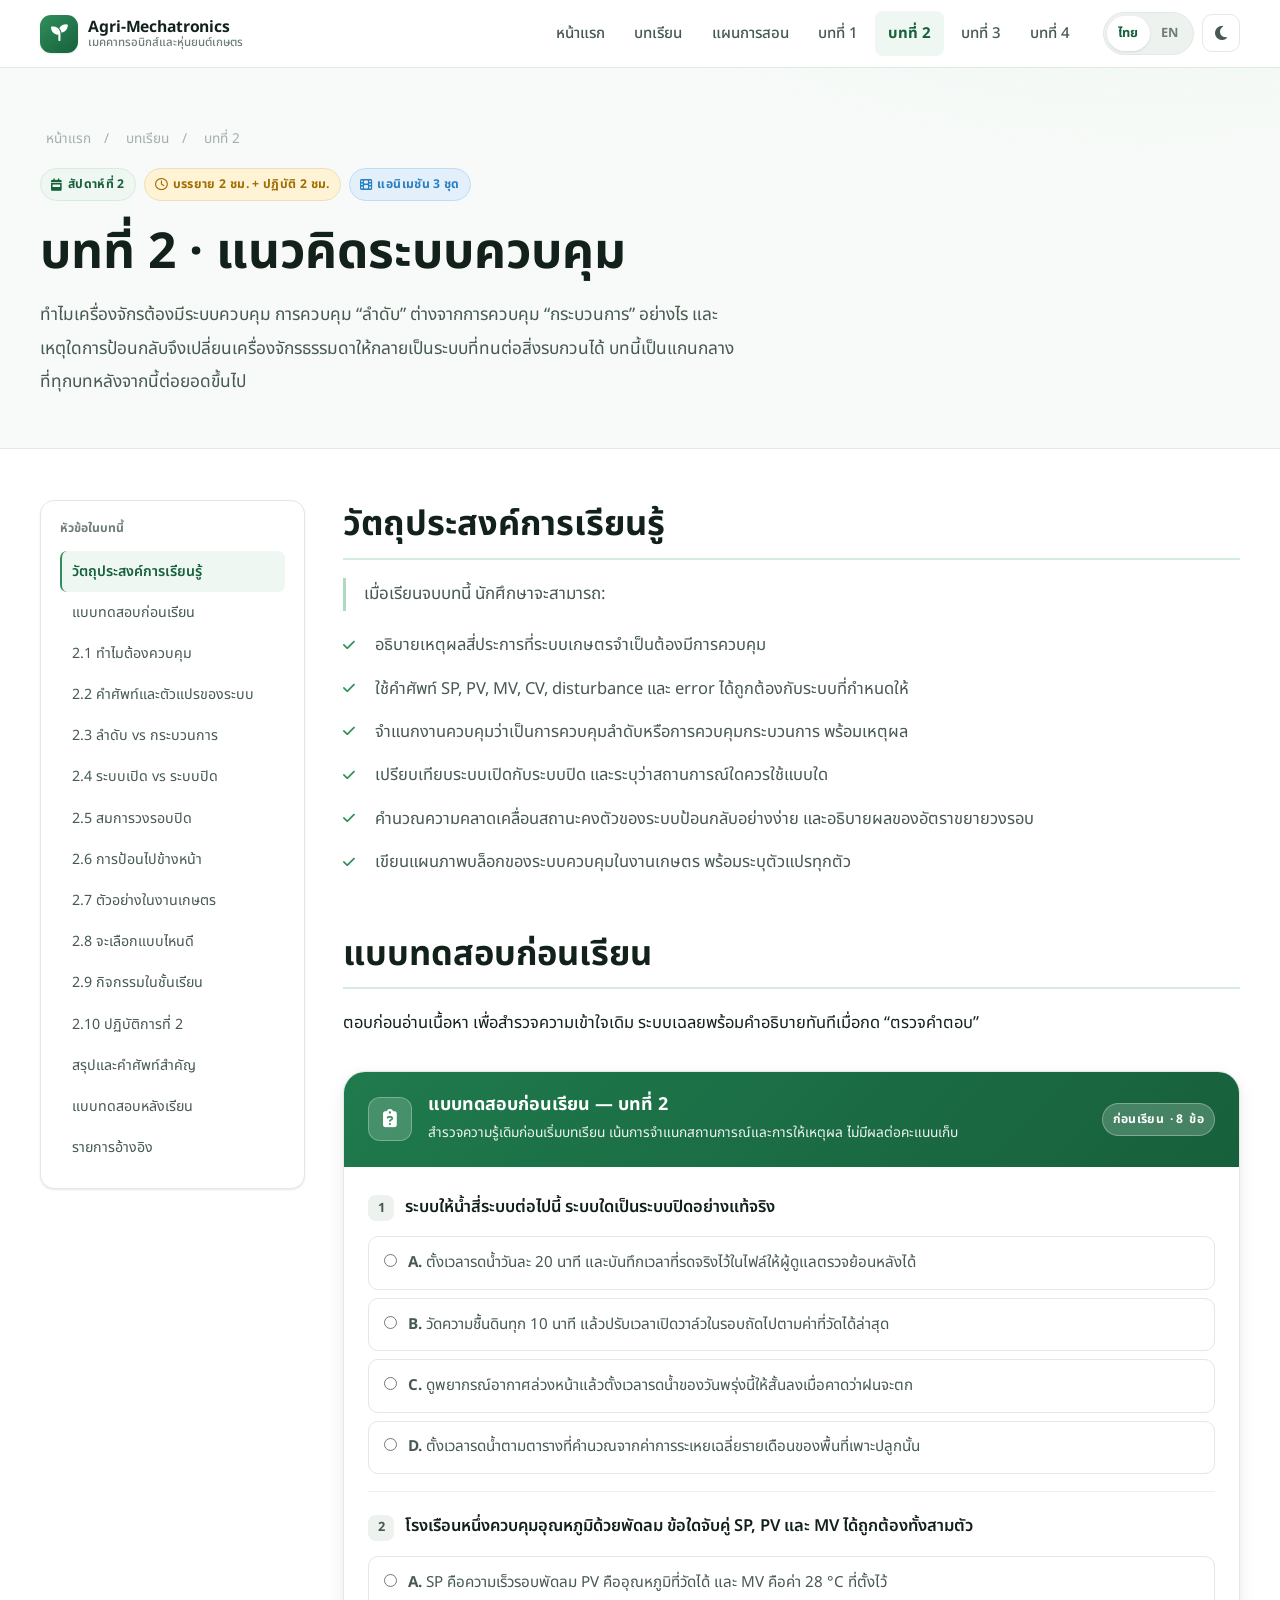
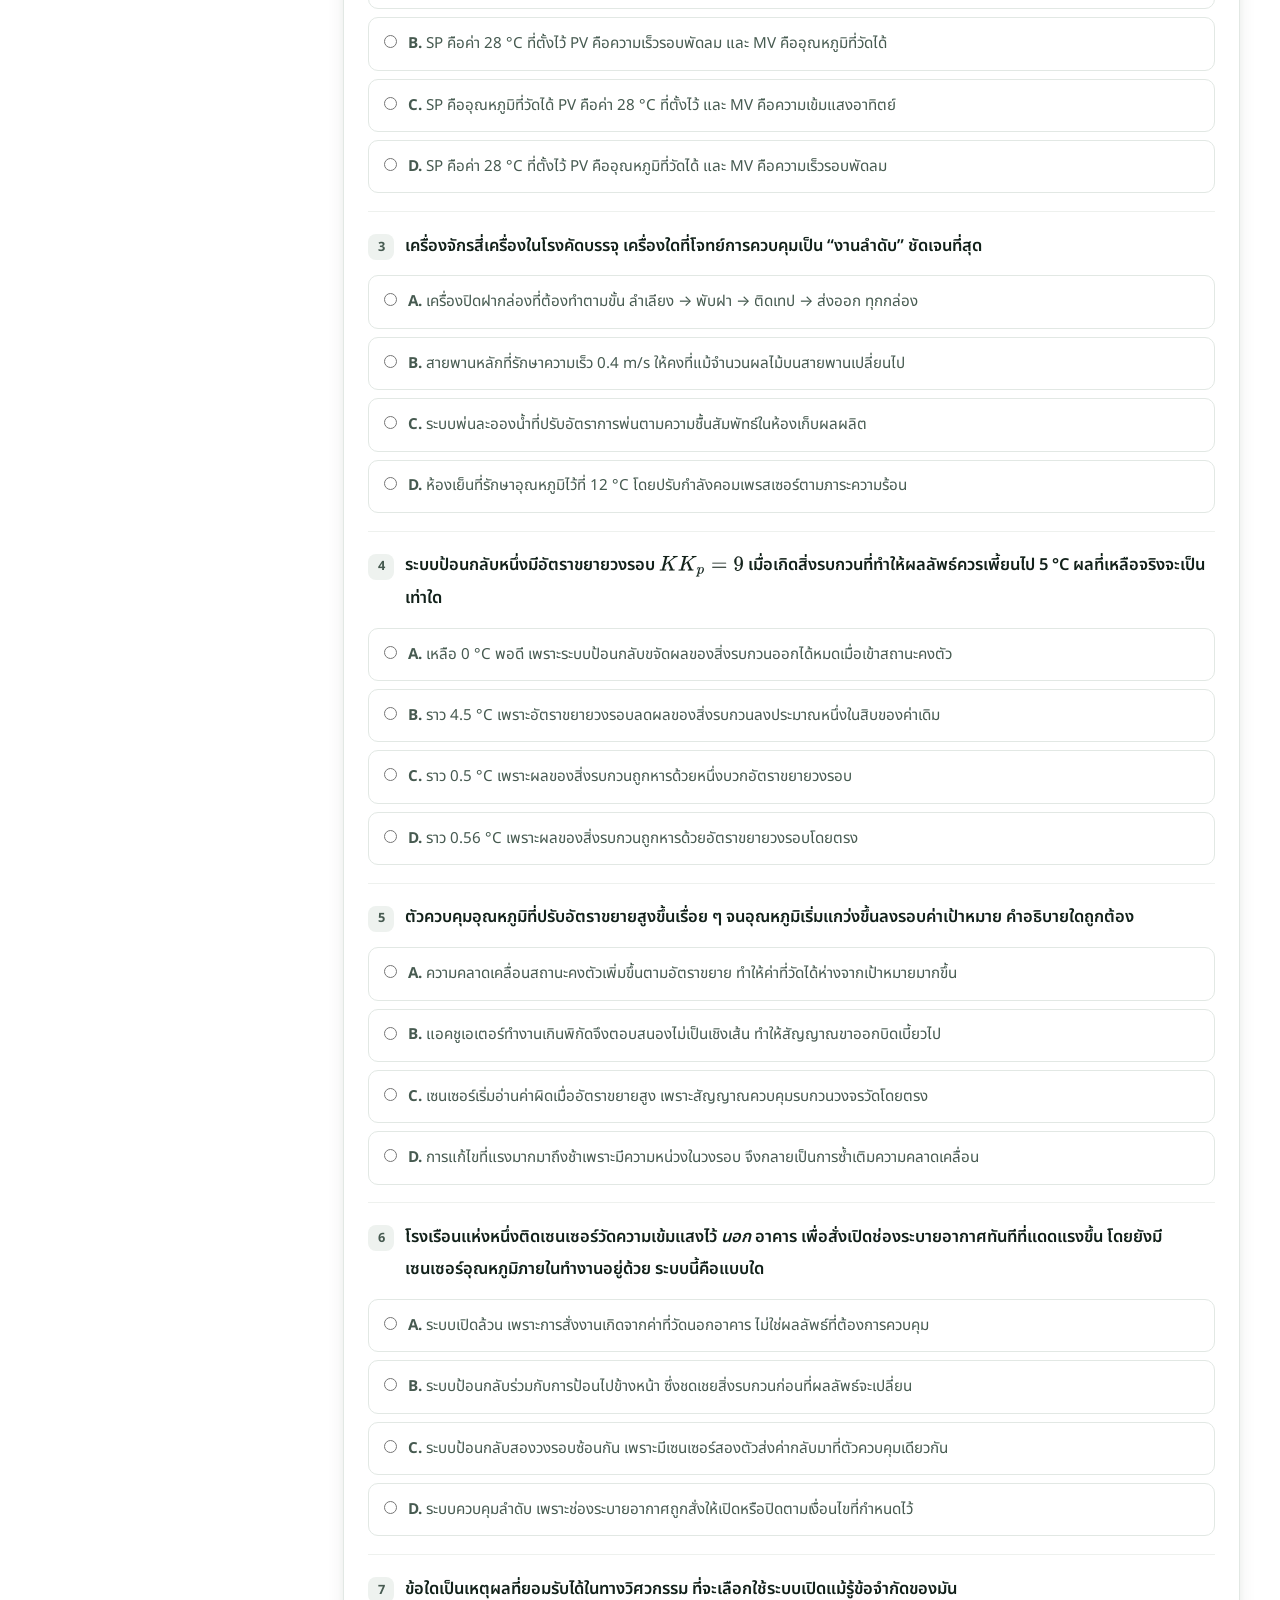
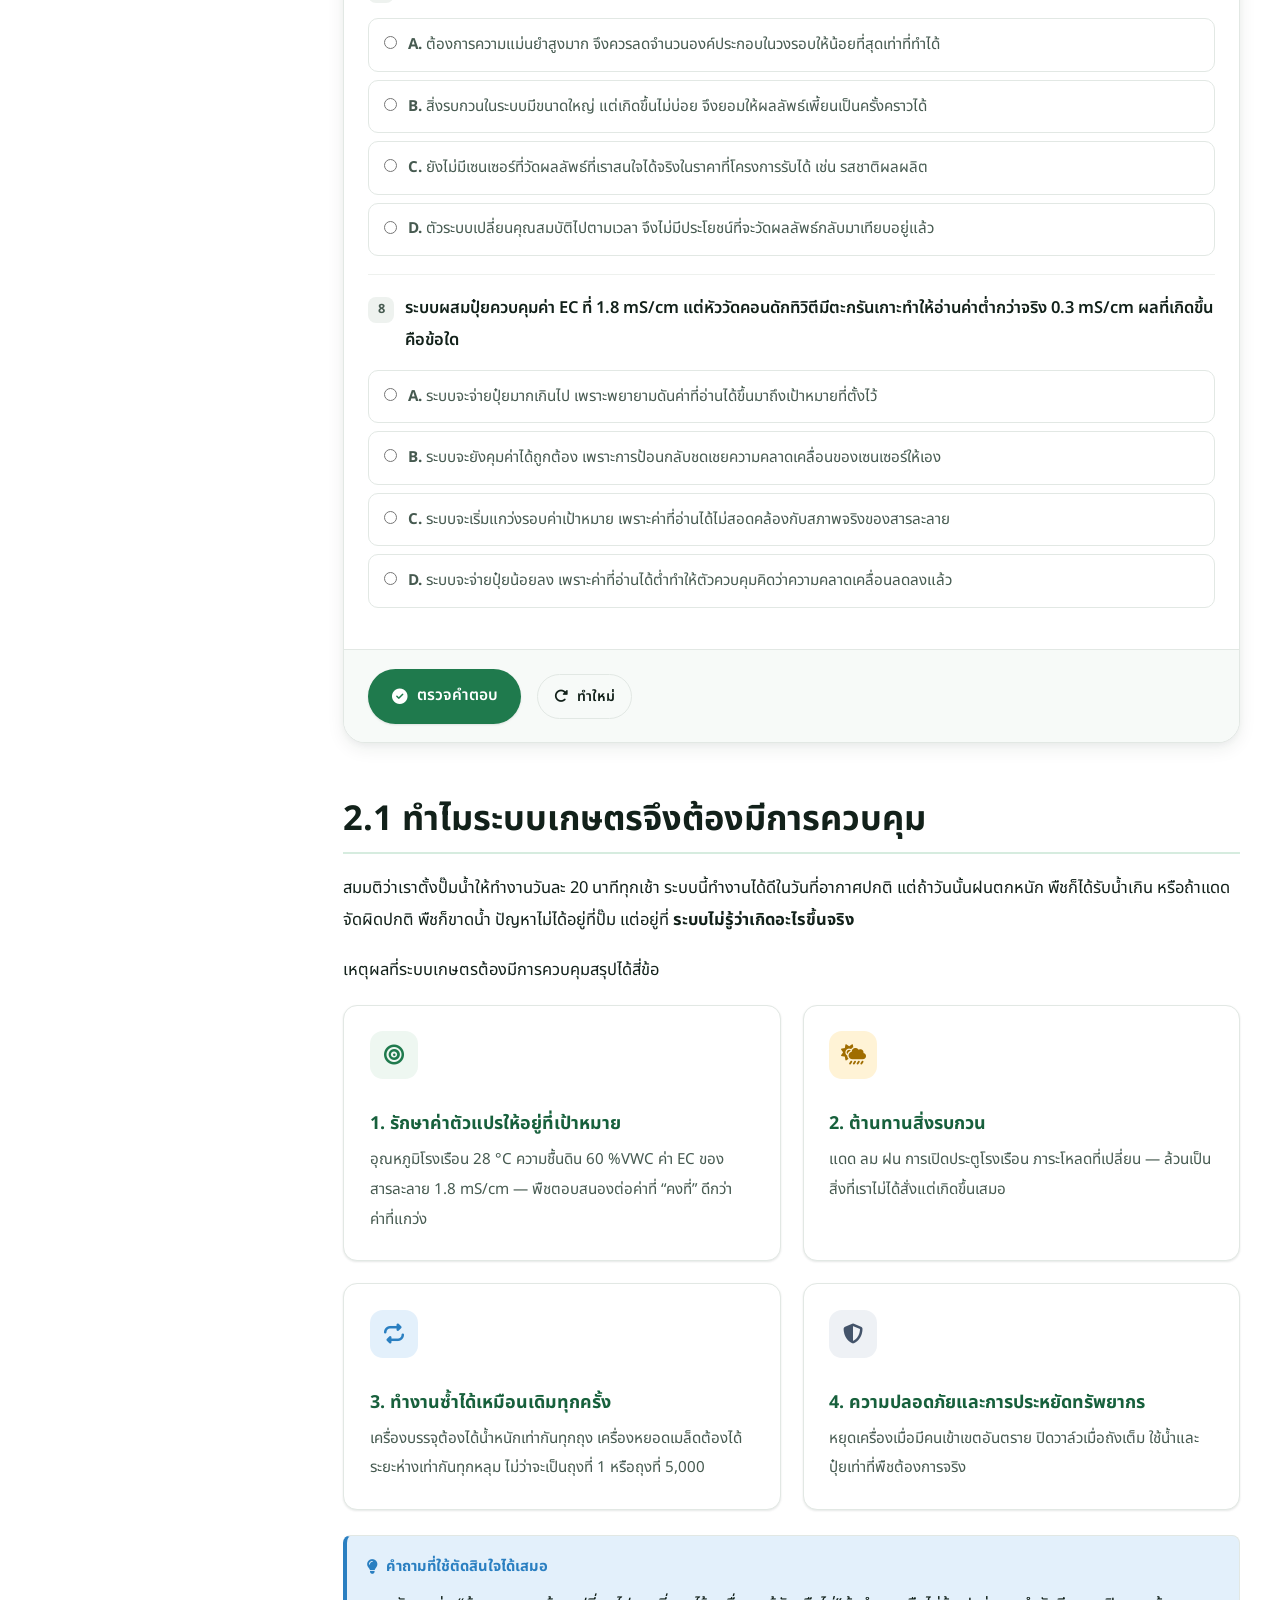
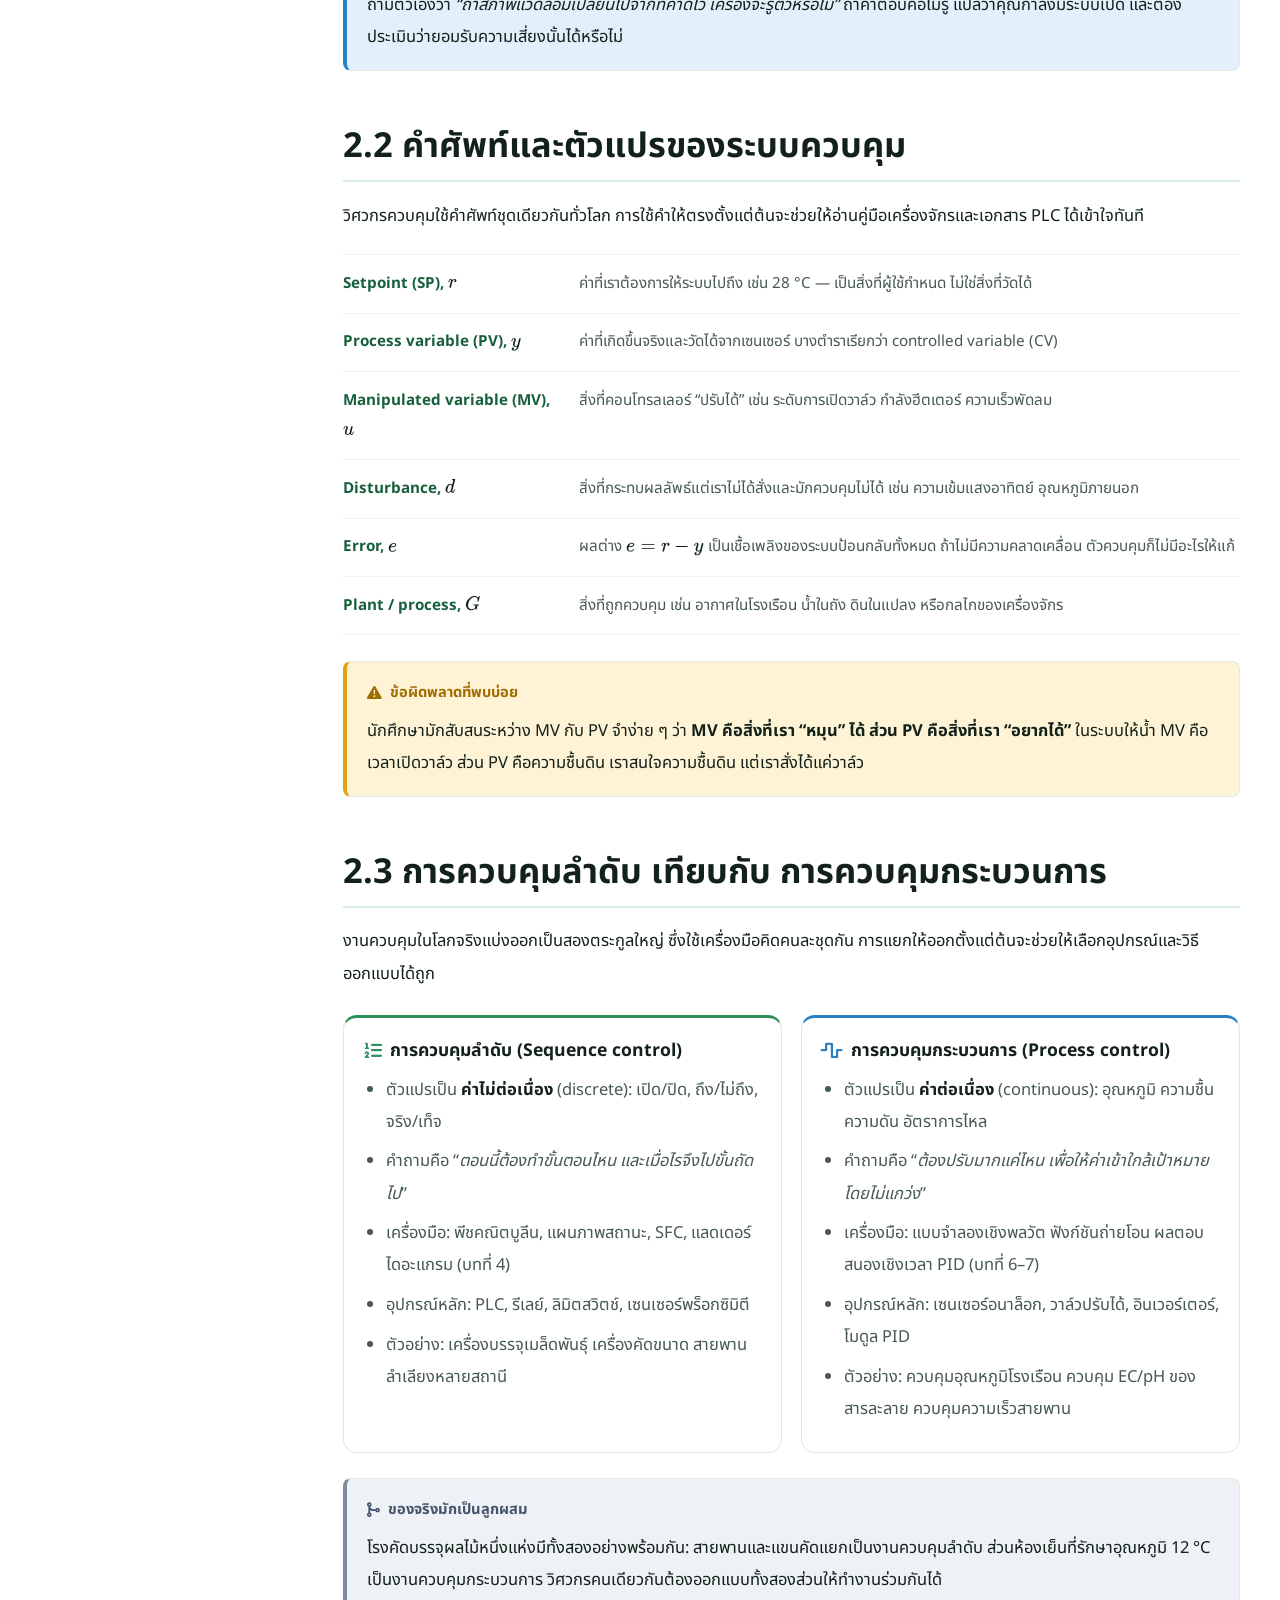
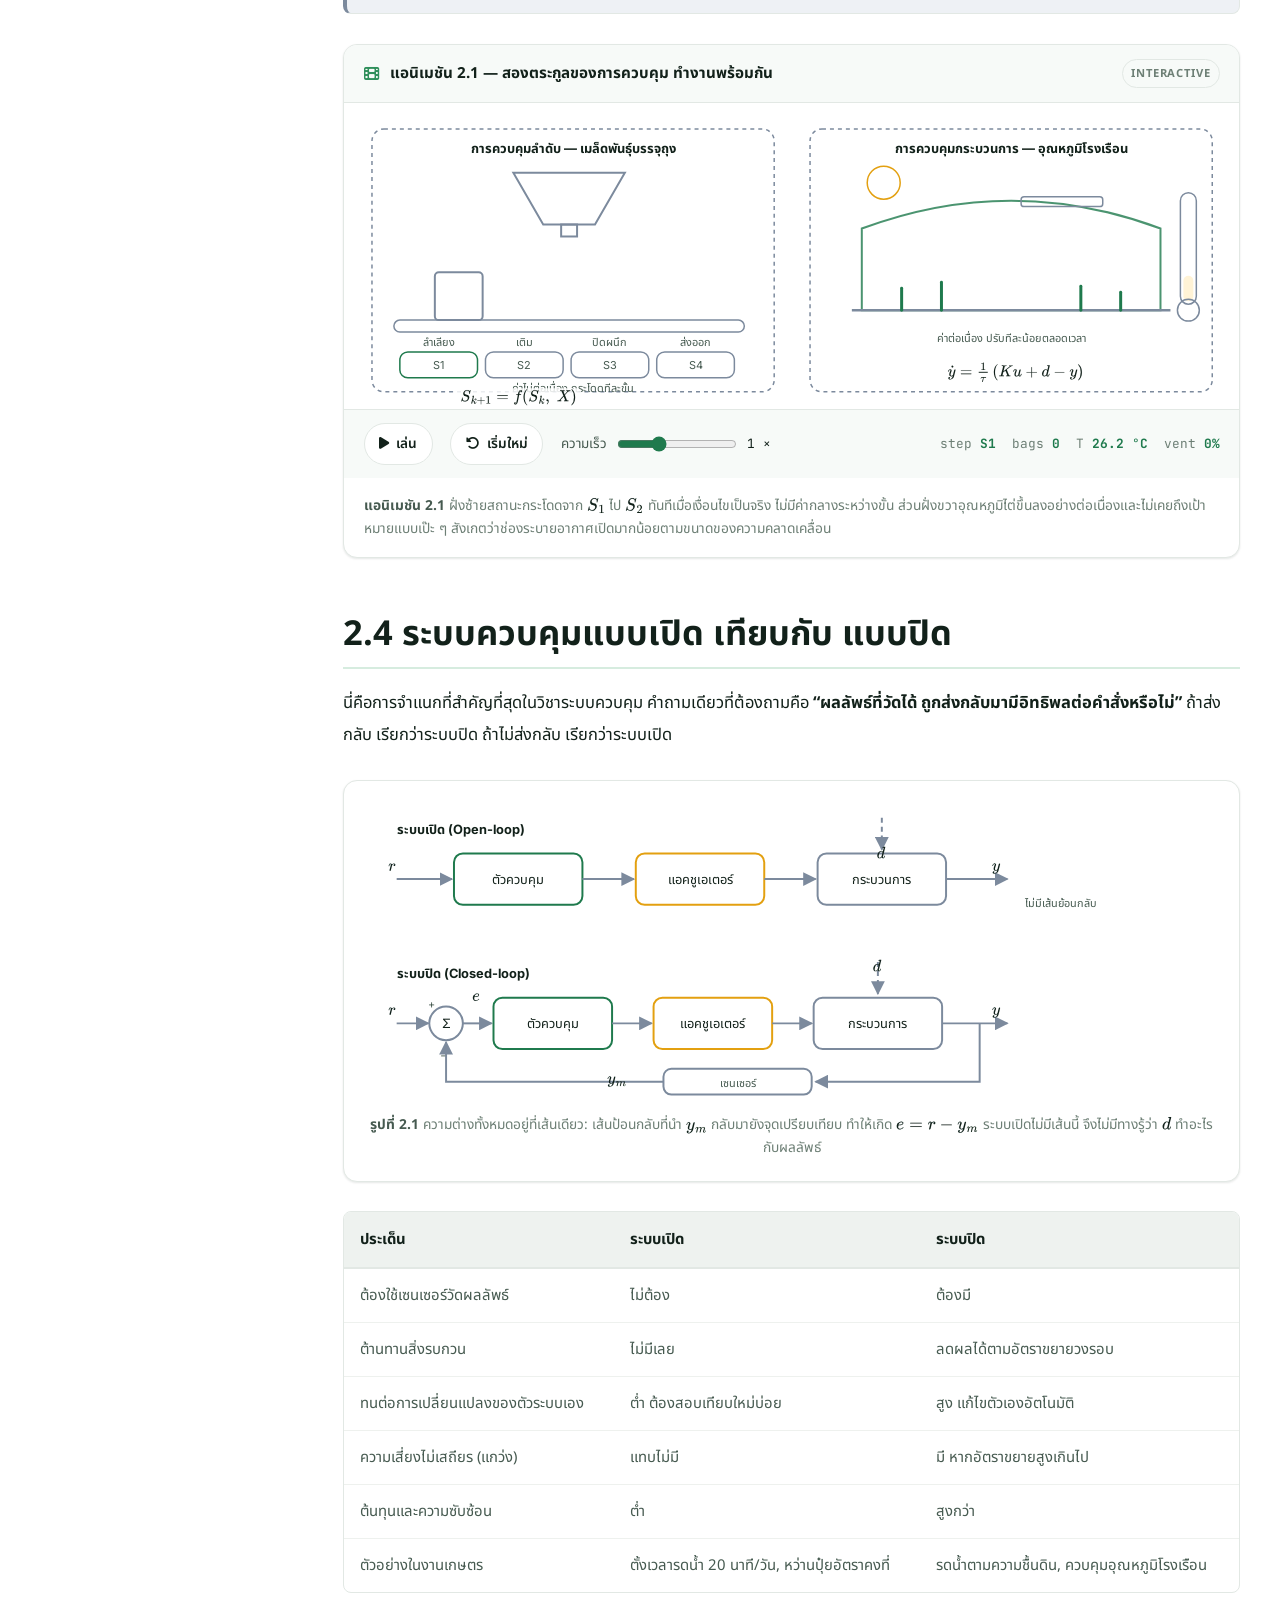
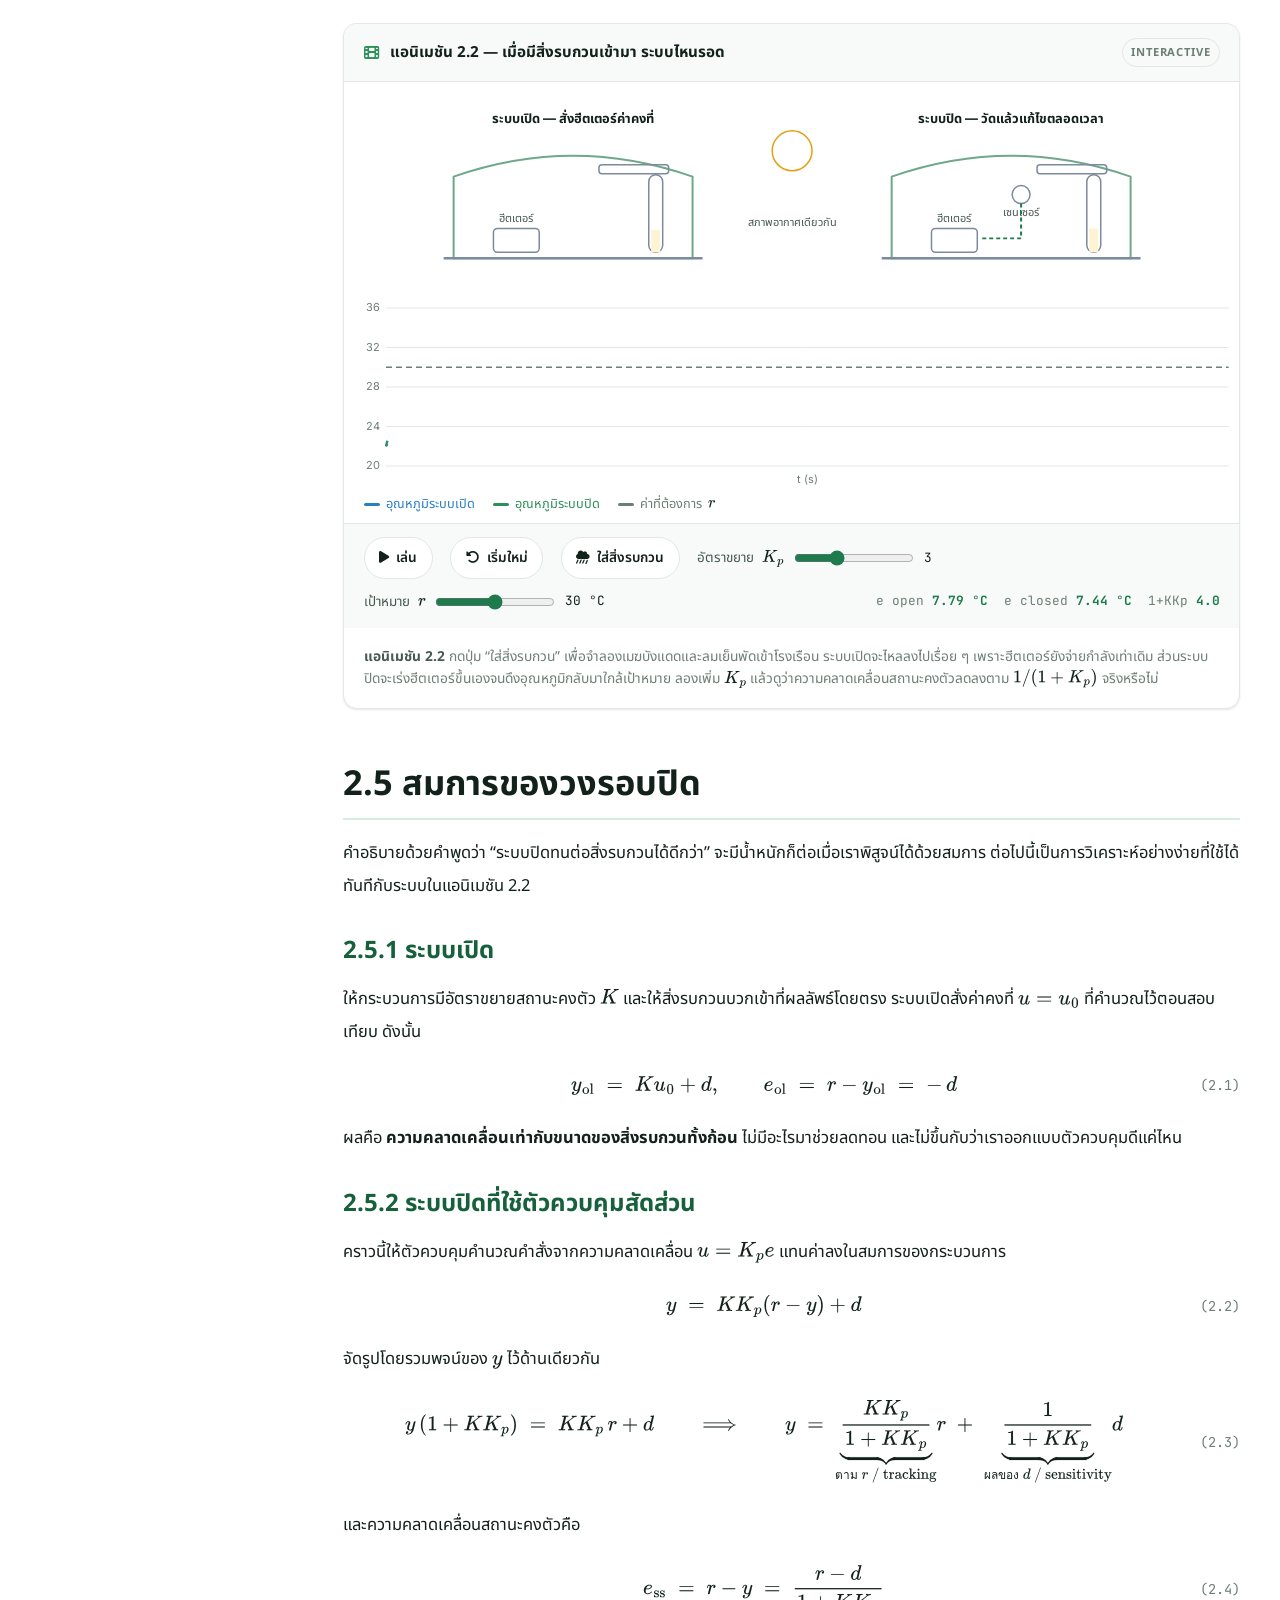
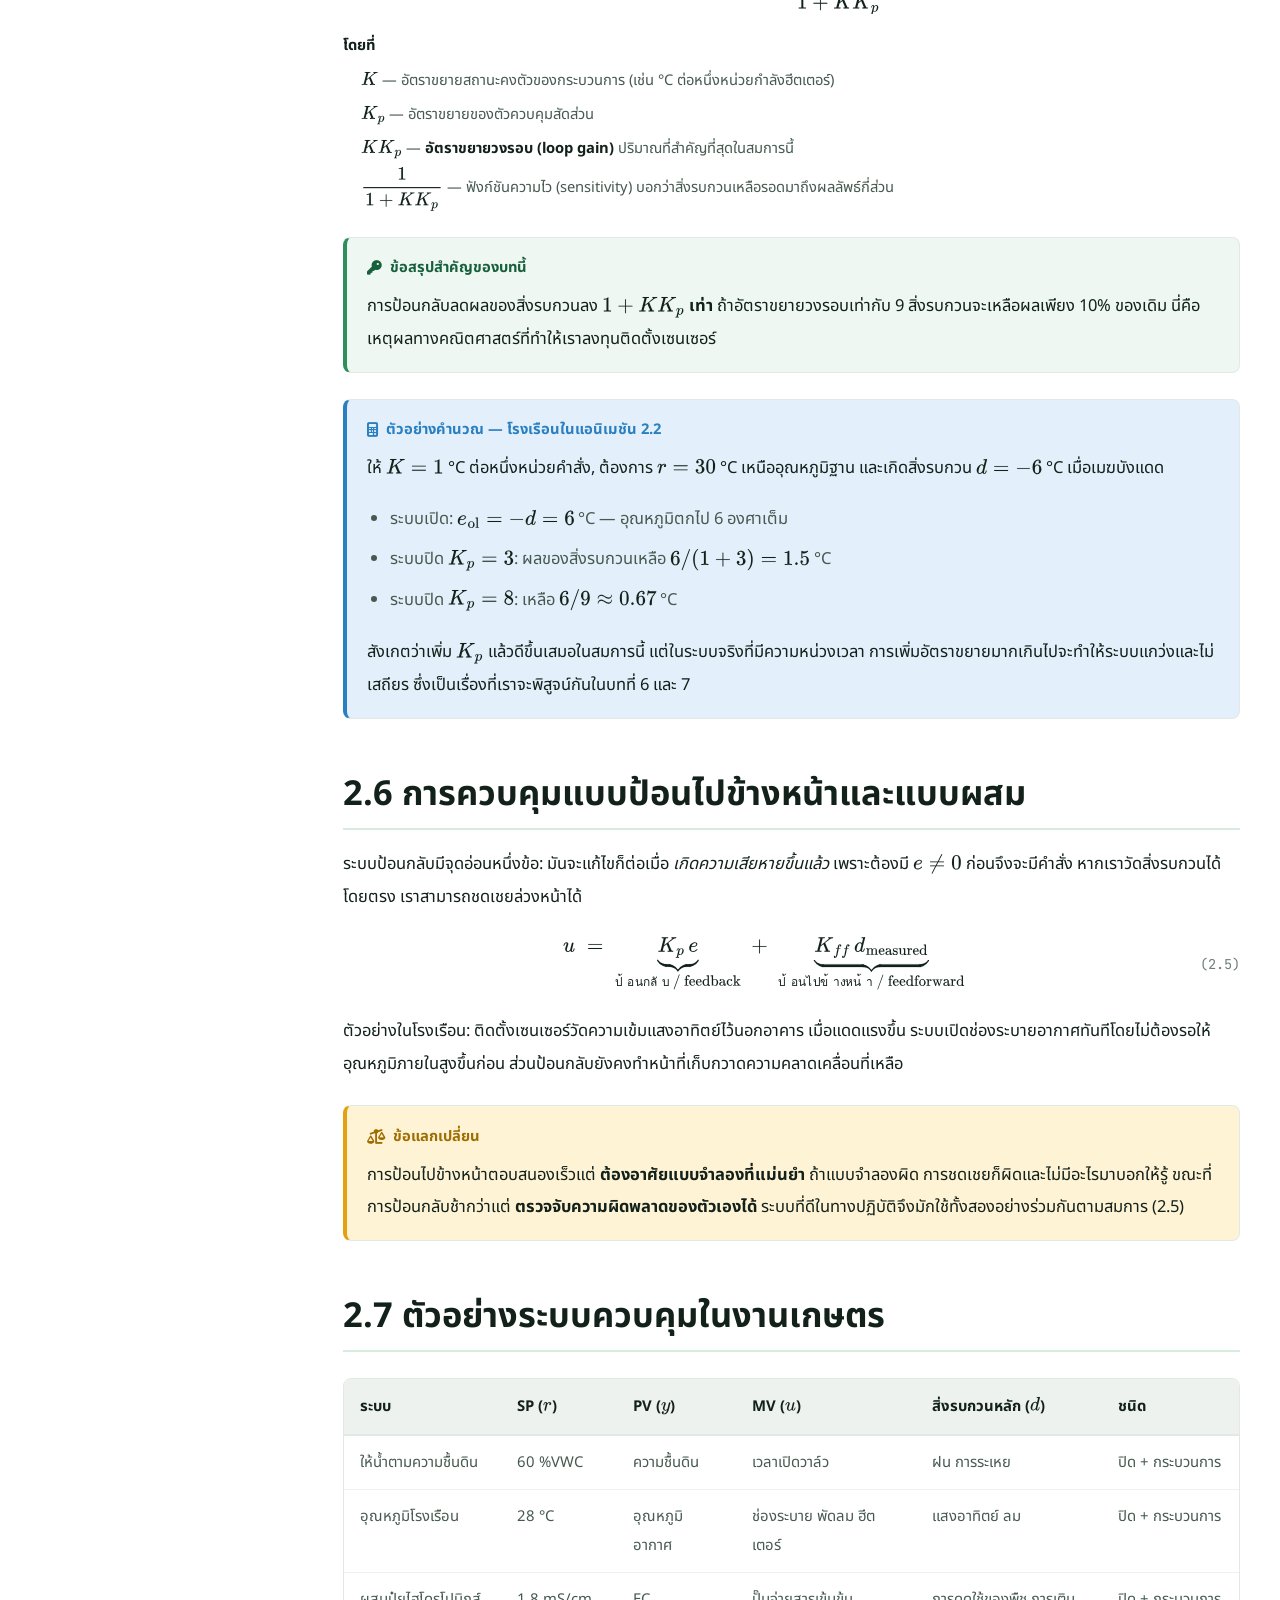
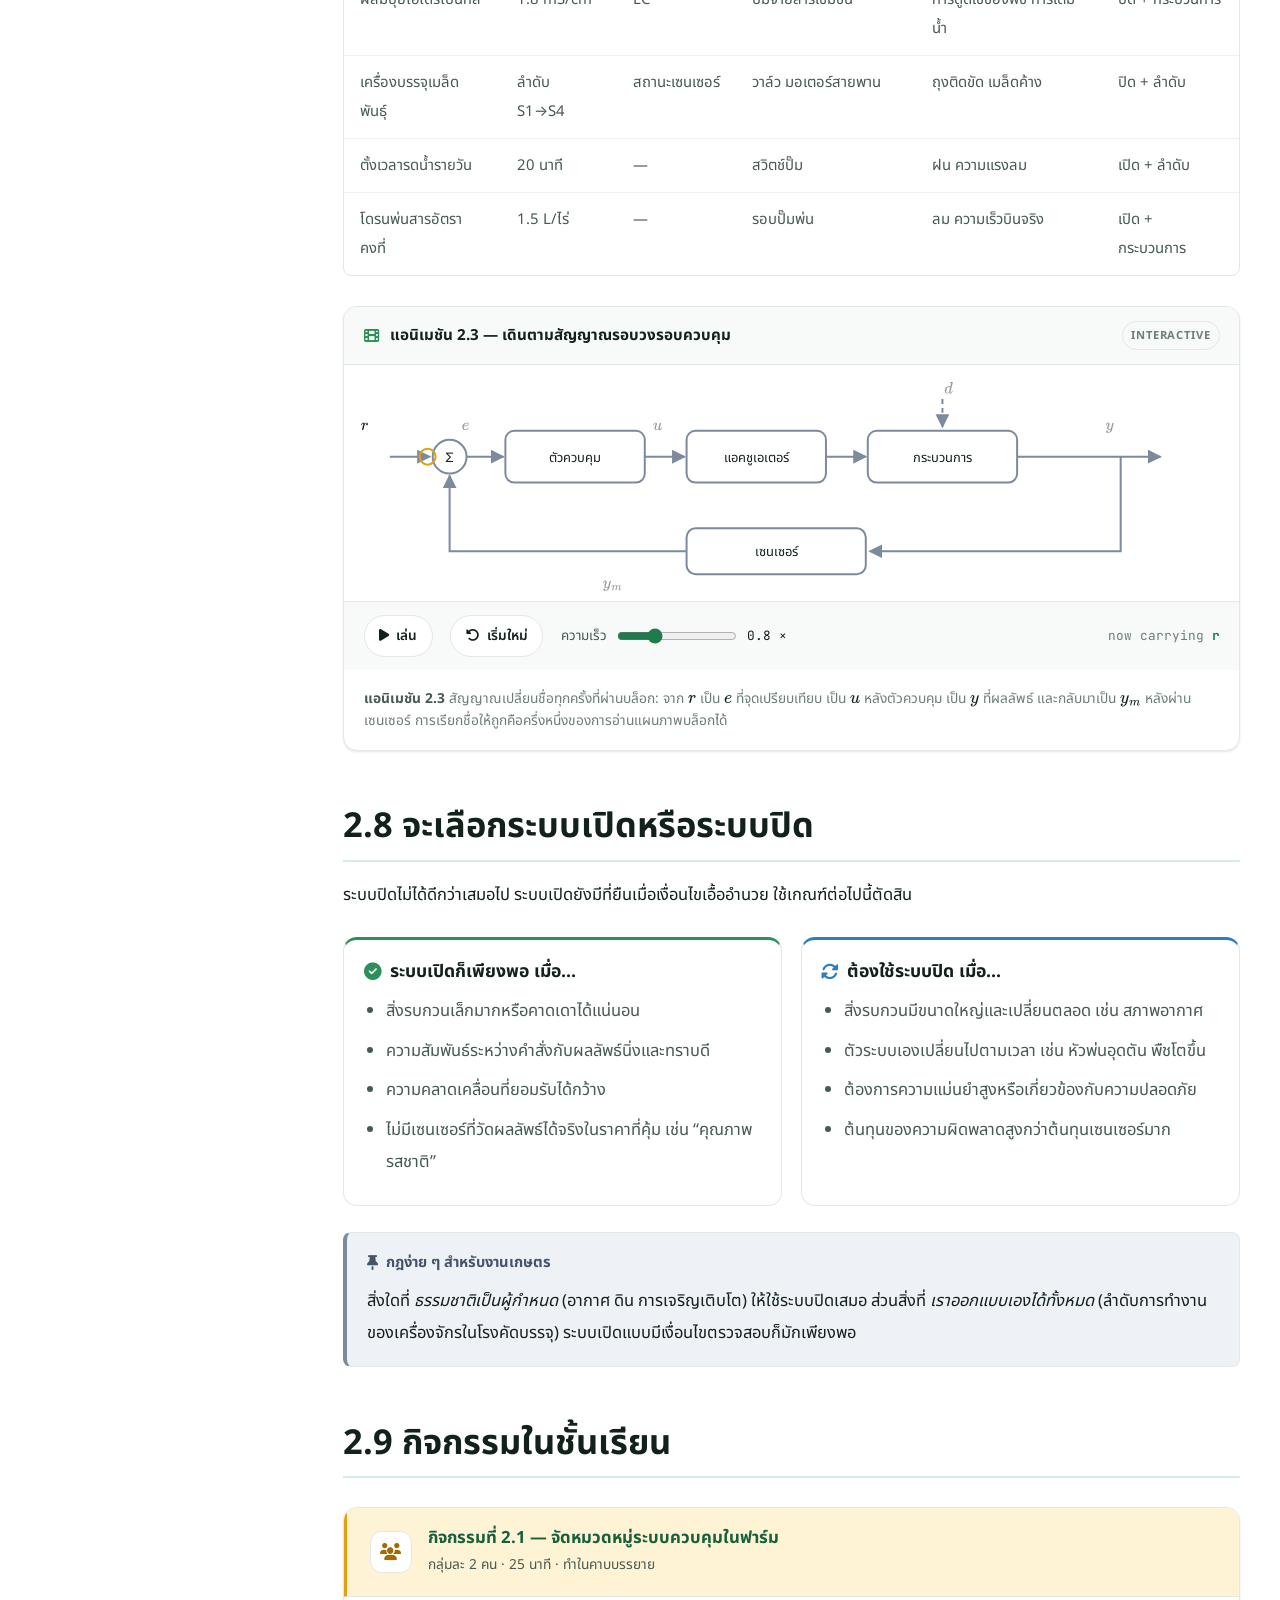
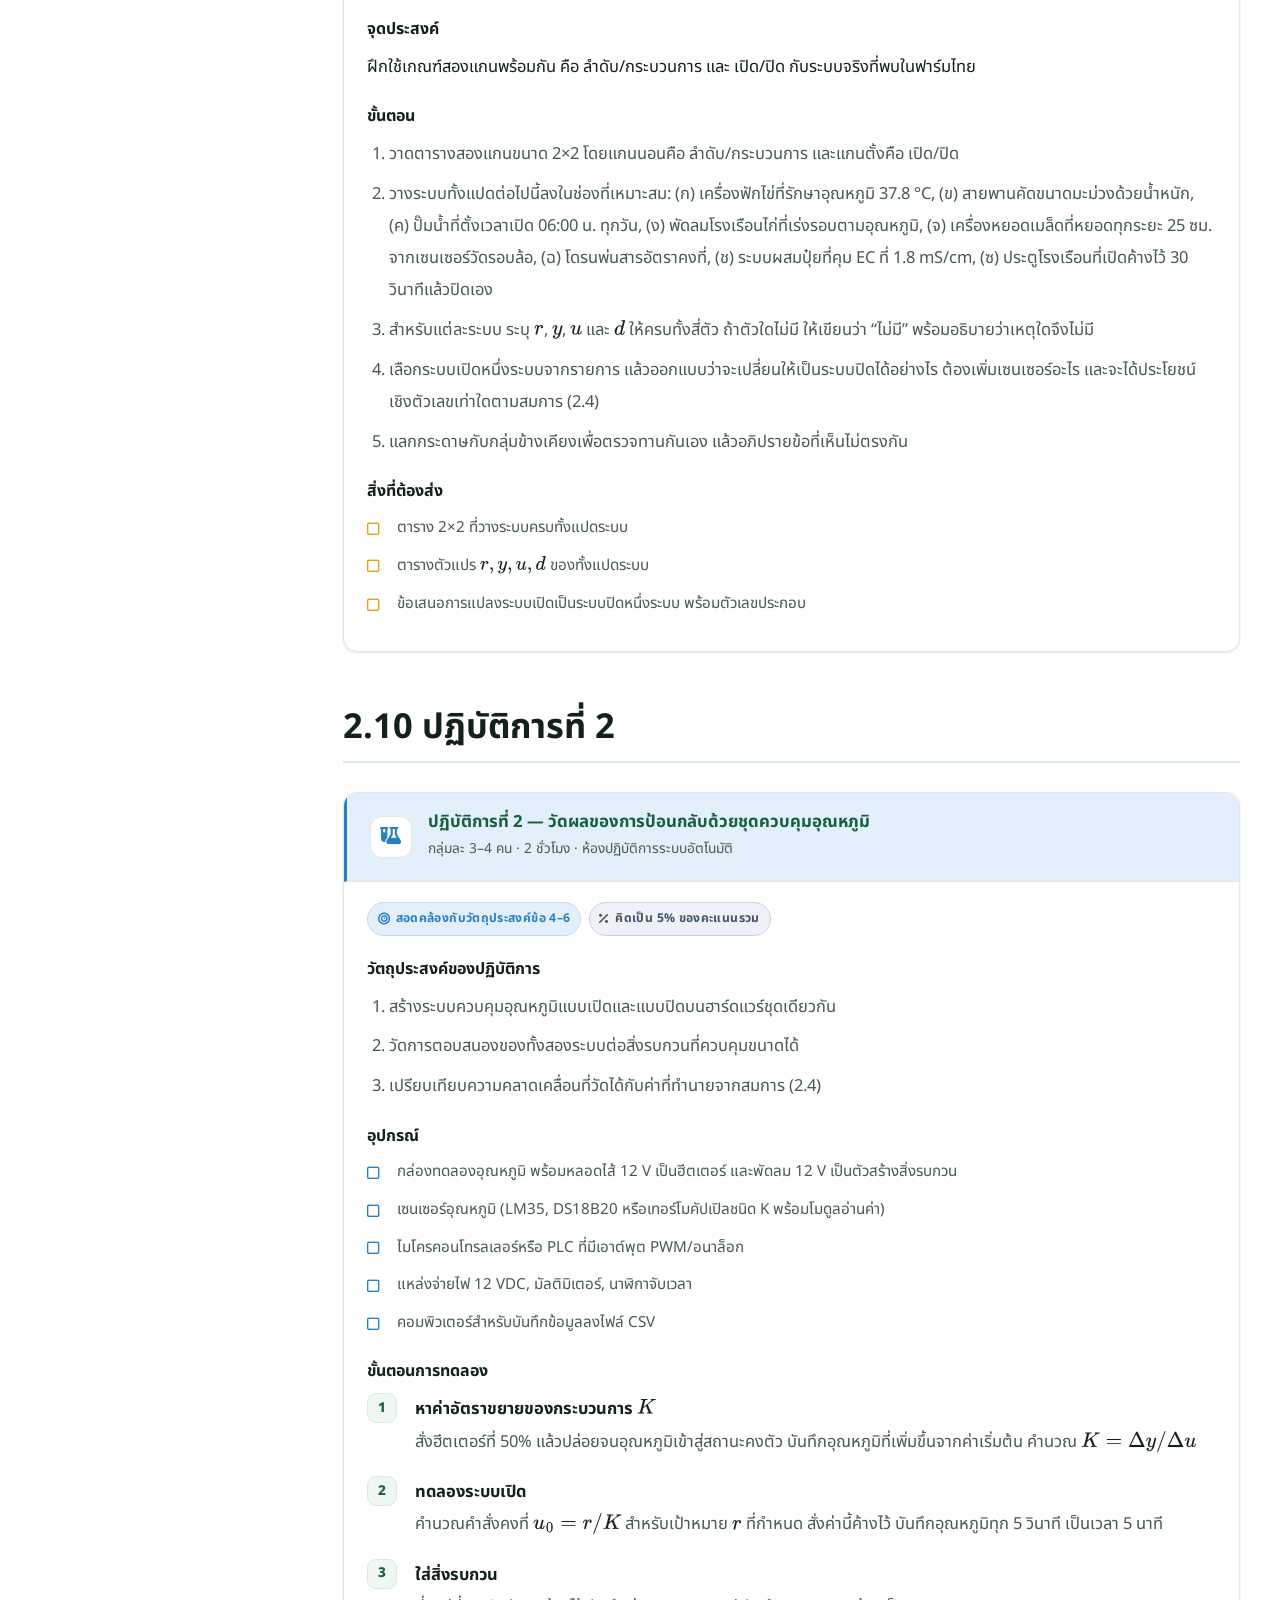
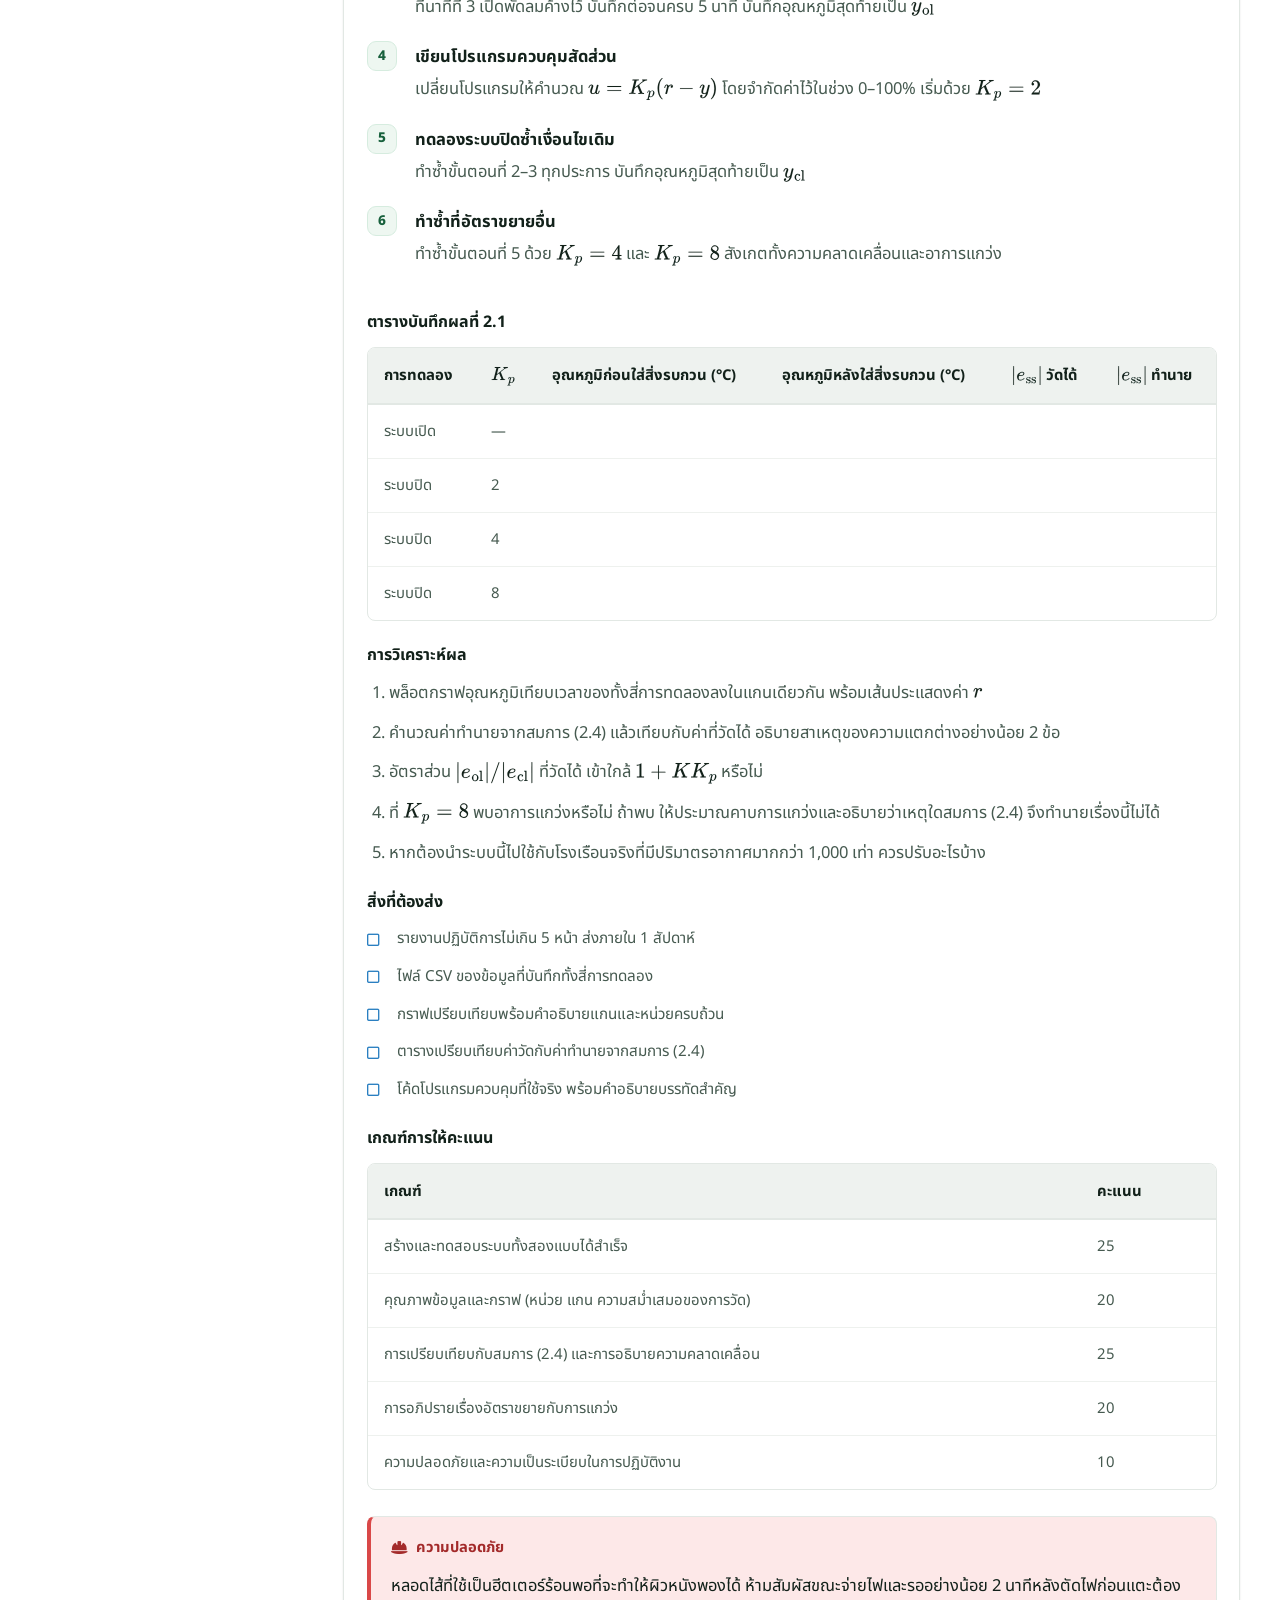
<file: chapters/ch02.html>
<!DOCTYPE html>
<html lang="th" data-lang="th" data-theme="light">
<head>
<meta charset="UTF-8">
<meta name="viewport" content="width=device-width, initial-scale=1">
<title data-title-th="บทที่ 2 · แนวคิดระบบควบคุม" data-title-en="Chapter 2 · Control System Concepts">Chapter 2 · Control System Concepts</title>
<meta name="description" content="Chapter 2: Control system concepts — purpose of control, sequence versus process control, open-loop versus closed-loop, with agricultural examples.">
<meta name="author" content="Jedsada Saijai">
<link rel="preconnect" href="https://fonts.googleapis.com">
<link rel="preconnect" href="https://fonts.gstatic.com" crossorigin>
<link href="https://fonts.googleapis.com/css2?family=Inter:wght@400;500;600;700;800&family=Noto+Sans+Thai:wght@400;500;600;700;800&family=JetBrains+Mono:wght@400;600&display=swap" rel="stylesheet">
<link rel="stylesheet" href="https://cdnjs.cloudflare.com/ajax/libs/font-awesome/6.5.2/css/all.min.css">
<link rel="stylesheet" href="../css/style.css">
<script src="../js/math.js"></script>
<script src="../js/anim.js"></script>
<link rel="icon" href="data:image/svg+xml,<svg xmlns='http://www.w3.org/2000/svg' viewBox='0 0 100 100'><text y='.9em' font-size='90'>🌱</text></svg>">
<script>
  (function () {
    try {
      var l = localStorage.getItem('amr-lang') || 'th';
      var t = localStorage.getItem('amr-theme') || 'light';
      document.documentElement.setAttribute('data-lang', l);
      document.documentElement.setAttribute('lang', l);
      document.documentElement.setAttribute('data-theme', t);
    } catch (e) {}
  })();
</script>
</head>
<body>
<a class="skip-link" href="#main"><span data-lang-th>ข้ามไปยังเนื้อหาหลัก</span><span data-lang-en>Skip to main content</span></a>

<!-- ===================================================== Navigation ====== -->
<header class="nav">
  <div class="nav__inner">
    <a class="brand" href="../index.html">
      <span class="brand__mark"><i class="fa-solid fa-seedling"></i></span>
      <span class="brand__text">
        <b>Agri&#8209;Mechatronics</b>
        <span data-lang-th>เมคคาทรอนิกส์และหุ่นยนต์เกษตร</span>
        <span data-lang-en>Mechatronics &amp; Robotics</span>
      </span>
    </a>

    <nav class="nav__links" id="navLinks">
      <a href="../index.html"><span data-lang-th>หน้าแรก</span><span data-lang-en>Home</span></a>
      <a href="../index.html#chapters"><span data-lang-th>บทเรียน</span><span data-lang-en>Chapters</span></a>
      <a href="../index.html#plan"><span data-lang-th>แผนการสอน</span><span data-lang-en>Weekly plan</span></a>
      <a href="ch01.html"><span data-lang-th>บทที่ 1</span><span data-lang-en>Chapter 1</span></a>
      <a href="ch02.html" class="is-active"><span data-lang-th>บทที่ 2</span><span data-lang-en>Chapter 2</span></a>
      <a href="ch03.html"><span data-lang-th>บทที่ 3</span><span data-lang-en>Chapter 3</span></a>
      <a href="ch04.html"><span data-lang-th>บทที่ 4</span><span data-lang-en>Chapter 4</span></a>
    </nav>

    <div class="nav__tools">
      <div class="lang-switch" role="group" aria-label="Language">
        <button type="button" data-set-lang="th" aria-pressed="true">ไทย</button>
        <button type="button" data-set-lang="en" aria-pressed="false">EN</button>
      </div>
      <button class="icon-btn" type="button" data-toggle-theme aria-label="Toggle dark mode"><i class="fa-solid fa-moon"></i></button>
      <button class="icon-btn nav__toggle" type="button" aria-label="Menu" aria-expanded="false" aria-controls="navLinks"><i class="fa-solid fa-bars"></i></button>
    </div>
  </div>
</header>
<div class="reading-bar"></div>

<!-- ==================================================== Chapter hero ===== -->
<section class="ch-hero">
  <div class="wrap">
    <div class="crumbs">
      <a href="../index.html"><span data-lang-th>หน้าแรก</span><span data-lang-en>Home</span></a><span>/</span>
      <a href="../index.html#chapters"><span data-lang-th>บทเรียน</span><span data-lang-en>Chapters</span></a><span>/</span>
      <span data-lang-th>บทที่ 2</span><span data-lang-en>Chapter 2</span>
    </div>

    <div class="ch-hero__meta">
      <span class="badge"><i class="fa-solid fa-calendar-week"></i> <span data-lang-th>สัปดาห์ที่ 2</span><span data-lang-en>Week 2</span></span>
      <span class="badge badge--gold"><i class="fa-regular fa-clock"></i> <span data-lang-th>บรรยาย 2 ชม. + ปฏิบัติ 2 ชม.</span><span data-lang-en>2 h lecture + 2 h laboratory</span></span>
      <span class="badge badge--sky"><i class="fa-solid fa-film"></i> <span data-lang-th>แอนิเมชัน 3 ชุด</span><span data-lang-en>3 animations</span></span>
    </div>

    <h1>
      <span data-lang-th>บทที่ 2 · แนวคิดระบบควบคุม</span>
      <span data-lang-en>Chapter 2 · Control System Concepts</span>
    </h1>
    <p class="ch-hero__lead">
      <span data-lang-th>ทำไมเครื่องจักรต้องมีระบบควบคุม การควบคุม “ลำดับ” ต่างจากการควบคุม “กระบวนการ” อย่างไร และเหตุใดการป้อนกลับจึงเปลี่ยนเครื่องจักรธรรมดาให้กลายเป็นระบบที่ทนต่อสิ่งรบกวนได้ บทนี้เป็นแกนกลางที่ทุกบทหลังจากนี้ต่อยอดขึ้นไป</span>
      <span data-lang-en>Why a machine needs control at all, how <em>sequence</em> control differs from <em>process</em> control, and why feedback turns an ordinary machine into one that shrugs off disturbances. This chapter is the spine that every later chapter builds on.</span>
    </p>
  </div>
</section>

<main id="main">
<div class="wrap ch-layout">

  <!-- ================================================== Sidebar TOC ====== -->
  <aside class="toc">
    <h4><span data-lang-th>หัวข้อในบทนี้</span><span data-lang-en>In this chapter</span></h4>
    <ol>
      <li><a href="#objectives"><span data-lang-th>วัตถุประสงค์การเรียนรู้</span><span data-lang-en>Learning objectives</span></a></li>
      <li><a href="#pretest"><span data-lang-th>แบบทดสอบก่อนเรียน</span><span data-lang-en>Pre-test</span></a></li>
      <li><a href="#why"><span data-lang-th>2.1 ทำไมต้องควบคุม</span><span data-lang-en>2.1 Why control is needed</span></a></li>
      <li><a href="#terms"><span data-lang-th>2.2 คำศัพท์และตัวแปรของระบบ</span><span data-lang-en>2.2 Terminology and variables</span></a></li>
      <li><a href="#seq-proc"><span data-lang-th>2.3 ลำดับ vs กระบวนการ</span><span data-lang-en>2.3 Sequence vs process</span></a></li>
      <li><a href="#open-closed"><span data-lang-th>2.4 ระบบเปิด vs ระบบปิด</span><span data-lang-en>2.4 Open- vs closed-loop</span></a></li>
      <li><a href="#math"><span data-lang-th>2.5 สมการวงรอบปิด</span><span data-lang-en>2.5 The closed-loop equations</span></a></li>
      <li><a href="#feedforward"><span data-lang-th>2.6 การป้อนไปข้างหน้า</span><span data-lang-en>2.6 Feedforward control</span></a></li>
      <li><a href="#examples"><span data-lang-th>2.7 ตัวอย่างในงานเกษตร</span><span data-lang-en>2.7 Agricultural examples</span></a></li>
      <li><a href="#choose"><span data-lang-th>2.8 จะเลือกแบบไหนดี</span><span data-lang-en>2.8 Choosing a scheme</span></a></li>
      <li><a href="#activity"><span data-lang-th>2.9 กิจกรรมในชั้นเรียน</span><span data-lang-en>2.9 In-class activity</span></a></li>
      <li><a href="#lab"><span data-lang-th>2.10 ปฏิบัติการที่ 2</span><span data-lang-en>2.10 Laboratory 2</span></a></li>
      <li><a href="#summary"><span data-lang-th>สรุปและคำศัพท์สำคัญ</span><span data-lang-en>Summary &amp; key terms</span></a></li>
      <li><a href="#posttest"><span data-lang-th>แบบทดสอบหลังเรียน</span><span data-lang-en>Post-test</span></a></li>
      <li><a href="#references"><span data-lang-th>รายการอ้างอิง</span><span data-lang-en>References</span></a></li>
    </ol>
  </aside>

  <!-- ===================================================== Article ======= -->
  <article class="article">

    <!-- ----------------------------------------------- Objectives ------- -->
    <section id="objectives">
      <h2><span data-lang-th>วัตถุประสงค์การเรียนรู้</span><span data-lang-en>Learning objectives</span></h2>
      <p class="lead">
        <span data-lang-th>เมื่อเรียนจบบทนี้ นักศึกษาจะสามารถ:</span>
        <span data-lang-en>After completing this chapter, students will be able to:</span>
      </p>
      <ul class="objectives">
        <li><span data-lang-th>อธิบายเหตุผลสี่ประการที่ระบบเกษตรจำเป็นต้องมีการควบคุม</span><span data-lang-en>Explain the four reasons an agricultural system needs control at all.</span></li>
        <li><span data-lang-th>ใช้คำศัพท์ SP, PV, MV, CV, disturbance และ error ได้ถูกต้องกับระบบที่กำหนดให้</span><span data-lang-en>Use the terms SP, PV, MV, CV, disturbance and error correctly for a given system.</span></li>
        <li><span data-lang-th>จำแนกงานควบคุมว่าเป็นการควบคุมลำดับหรือการควบคุมกระบวนการ พร้อมเหตุผล</span><span data-lang-en>Classify a control task as sequence or process control, with justification.</span></li>
        <li><span data-lang-th>เปรียบเทียบระบบเปิดกับระบบปิด และระบุว่าสถานการณ์ใดควรใช้แบบใด</span><span data-lang-en>Compare open- and closed-loop schemes and decide which suits a given situation.</span></li>
        <li><span data-lang-th>คำนวณความคลาดเคลื่อนสถานะคงตัวของระบบป้อนกลับอย่างง่าย และอธิบายผลของอัตราขยายวงรอบ</span><span data-lang-en>Compute the steady-state error of a simple feedback loop and explain the effect of loop gain.</span></li>
        <li><span data-lang-th>เขียนแผนภาพบล็อกของระบบควบคุมในงานเกษตร พร้อมระบุตัวแปรทุกตัว</span><span data-lang-en>Draw the block diagram of an agricultural control system with every variable labelled.</span></li>
      </ul>
    </section>

    <!-- ------------------------------------------------- Pre-test ------- -->
    <section id="pretest">
      <h2><span data-lang-th>แบบทดสอบก่อนเรียน</span><span data-lang-en>Pre-test</span></h2>
      <p>
        <span data-lang-th>ตอบก่อนอ่านเนื้อหา เพื่อสำรวจความเข้าใจเดิม ระบบเฉลยพร้อมคำอธิบายทันทีเมื่อกด “ตรวจคำตอบ”</span>
        <span data-lang-en>Answer before reading. Explanations appear as soon as you check your answers.</span>
      </p>
      <div data-quiz="ch02-pre"></div>
    </section>

    <!-- ---------------------------------------------------- 2.1 --------- -->
    <section id="why">
      <h2><span data-lang-th>2.1 ทำไมระบบเกษตรจึงต้องมีการควบคุม</span><span data-lang-en>2.1 Why an agricultural system needs control</span></h2>

      <p>
        <span data-lang-th>สมมติว่าเราตั้งปั๊มน้ำให้ทำงานวันละ 20 นาทีทุกเช้า ระบบนี้ทำงานได้ดีในวันที่อากาศปกติ แต่ถ้าวันนั้นฝนตกหนัก พืชก็ได้รับน้ำเกิน หรือถ้าแดดจัดผิดปกติ พืชก็ขาดน้ำ ปัญหาไม่ได้อยู่ที่ปั๊ม แต่อยู่ที่ <strong>ระบบไม่รู้ว่าเกิดอะไรขึ้นจริง</strong></span>
        <span data-lang-en>Suppose we set a pump to run for 20 minutes every morning. On an average day it works. On a day of heavy rain the crop is over-watered; on an unusually hot day it is under-watered. The pump is not the problem — the problem is that <strong>the system has no idea what is actually happening</strong>.</span>
      </p>

      <p>
        <span data-lang-th>เหตุผลที่ระบบเกษตรต้องมีการควบคุมสรุปได้สี่ข้อ</span>
        <span data-lang-en>There are four reasons control is needed:</span>
      </p>

      <div class="grid grid--2">
        <div class="card">
          <div class="card__icon"><i class="fa-solid fa-bullseye"></i></div>
          <h3><span data-lang-th>1. รักษาค่าตัวแปรให้อยู่ที่เป้าหมาย</span><span data-lang-en>1. Hold a variable at its target</span></h3>
          <p><span data-lang-th>อุณหภูมิโรงเรือน 28 °C ความชื้นดิน 60 %VWC ค่า EC ของสารละลาย 1.8 mS/cm — พืชตอบสนองต่อค่าที่ “คงที่” ดีกว่าค่าที่แกว่ง</span><span data-lang-en>28 °C in the greenhouse, 60 %VWC in the root zone, 1.8 mS/cm in the nutrient solution. Plants respond far better to a steady value than a swinging one.</span></p>
        </div>
        <div class="card">
          <div class="card__icon card__icon--gold"><i class="fa-solid fa-cloud-sun-rain"></i></div>
          <h3><span data-lang-th>2. ต้านทานสิ่งรบกวน</span><span data-lang-en>2. Reject disturbances</span></h3>
          <p><span data-lang-th>แดด ลม ฝน การเปิดประตูโรงเรือน ภาระโหลดที่เปลี่ยน — ล้วนเป็นสิ่งที่เราไม่ได้สั่งแต่เกิดขึ้นเสมอ</span><span data-lang-en>Sun, wind, rain, an opened door, a changing load — none of these are commanded, yet all of them happen.</span></p>
        </div>
        <div class="card">
          <div class="card__icon card__icon--sky"><i class="fa-solid fa-repeat"></i></div>
          <h3><span data-lang-th>3. ทำงานซ้ำได้เหมือนเดิมทุกครั้ง</span><span data-lang-en>3. Repeat the same result every time</span></h3>
          <p><span data-lang-th>เครื่องบรรจุต้องได้น้ำหนักเท่ากันทุกถุง เครื่องหยอดเมล็ดต้องได้ระยะห่างเท่ากันทุกหลุม ไม่ว่าจะเป็นถุงที่ 1 หรือถุงที่ 5,000</span><span data-lang-en>A packing machine must hit the same weight on bag 1 and bag 5,000; a seeder must hit the same spacing on every hill.</span></p>
        </div>
        <div class="card">
          <div class="card__icon card__icon--steel"><i class="fa-solid fa-shield-halved"></i></div>
          <h3><span data-lang-th>4. ความปลอดภัยและการประหยัดทรัพยากร</span><span data-lang-en>4. Safety and resource economy</span></h3>
          <p><span data-lang-th>หยุดเครื่องเมื่อมีคนเข้าเขตอันตราย ปิดวาล์วเมื่อถังเต็ม ใช้น้ำและปุ๋ยเท่าที่พืชต้องการจริง</span><span data-lang-en>Stop when a person enters the danger zone, close the valve when the tank is full, apply only the water and fertiliser the crop truly needs.</span></p>
        </div>
      </div>

      <div class="callout callout--tip">
        <div class="callout__title"><i class="fa-solid fa-lightbulb"></i> <span data-lang-th>คำถามที่ใช้ตัดสินใจได้เสมอ</span><span data-lang-en>The question that always decides it</span></div>
        <p>
          <span data-lang-th>ถามตัวเองว่า <em>“ถ้าสภาพแวดล้อมเปลี่ยนไปจากที่คาดไว้ เครื่องจะรู้ตัวหรือไม่”</em> ถ้าคำตอบคือไม่รู้ แปลว่าคุณกำลังมีระบบเปิด และต้องประเมินว่ายอมรับความเสี่ยงนั้นได้หรือไม่</span>
          <span data-lang-en>Ask yourself: <em>“if conditions drift away from what I assumed, would the machine notice?”</em> If the answer is no, you have an open-loop system, and you must decide whether that risk is acceptable.</span>
        </p>
      </div>
    </section>

    <!-- ---------------------------------------------------- 2.2 --------- -->
    <section id="terms">
      <h2><span data-lang-th>2.2 คำศัพท์และตัวแปรของระบบควบคุม</span><span data-lang-en>2.2 Terminology and system variables</span></h2>

      <p>
        <span data-lang-th>วิศวกรควบคุมใช้คำศัพท์ชุดเดียวกันทั่วโลก การใช้คำให้ตรงตั้งแต่ต้นจะช่วยให้อ่านคู่มือเครื่องจักรและเอกสาร PLC ได้เข้าใจทันที</span>
        <span data-lang-en>Control engineers everywhere use the same vocabulary. Getting these words right now makes machine manuals and PLC documentation immediately readable.</span>
      </p>

      <div class="deflist">
        <div class="deflist__item">
          <div class="deflist__term">Setpoint (SP), \( r \)</div>
          <div class="deflist__def"><span data-lang-th>ค่าที่เราต้องการให้ระบบไปถึง เช่น 28 °C — เป็นสิ่งที่ผู้ใช้กำหนด ไม่ใช่สิ่งที่วัดได้</span><span data-lang-en>The value we want the system to reach, e.g. 28 °C. It is chosen by the operator, never measured.</span></div>
        </div>
        <div class="deflist__item">
          <div class="deflist__term">Process variable (PV), \( y \)</div>
          <div class="deflist__def"><span data-lang-th>ค่าที่เกิดขึ้นจริงและวัดได้จากเซนเซอร์ บางตำราเรียกว่า controlled variable (CV)</span><span data-lang-en>The value that actually occurs and is measured by the sensor; some texts call it the controlled variable (CV).</span></div>
        </div>
        <div class="deflist__item">
          <div class="deflist__term">Manipulated variable (MV), \( u \)</div>
          <div class="deflist__def"><span data-lang-th>สิ่งที่คอนโทรลเลอร์ “ปรับได้” เช่น ระดับการเปิดวาล์ว กำลังฮีตเตอร์ ความเร็วพัดลม</span><span data-lang-en>What the controller is able to move: valve opening, heater power, fan speed.</span></div>
        </div>
        <div class="deflist__item">
          <div class="deflist__term">Disturbance, \( d \)</div>
          <div class="deflist__def"><span data-lang-th>สิ่งที่กระทบผลลัพธ์แต่เราไม่ได้สั่งและมักควบคุมไม่ได้ เช่น ความเข้มแสงอาทิตย์ อุณหภูมิภายนอก</span><span data-lang-en>Anything that affects the output but is not commanded and usually cannot be controlled: solar radiation, outside temperature.</span></div>
        </div>
        <div class="deflist__item">
          <div class="deflist__term">Error, \( e \)</div>
          <div class="deflist__def"><span data-lang-th>ผลต่าง \( e = r - y \) เป็นเชื้อเพลิงของระบบป้อนกลับทั้งหมด ถ้าไม่มีความคลาดเคลื่อน ตัวควบคุมก็ไม่มีอะไรให้แก้</span><span data-lang-en>The difference \( e = r - y \). It is the fuel of every feedback system: with no error, a controller has nothing to correct.</span></div>
        </div>
        <div class="deflist__item">
          <div class="deflist__term">Plant / process, \( G \)</div>
          <div class="deflist__def"><span data-lang-th>สิ่งที่ถูกควบคุม เช่น อากาศในโรงเรือน น้ำในถัง ดินในแปลง หรือกลไกของเครื่องจักร</span><span data-lang-en>The thing being controlled: greenhouse air, water in a tank, soil in a bed, or a machine mechanism.</span></div>
        </div>
      </div>

      <div class="callout callout--warn">
        <div class="callout__title"><i class="fa-solid fa-triangle-exclamation"></i> <span data-lang-th>ข้อผิดพลาดที่พบบ่อย</span><span data-lang-en>A common mix-up</span></div>
        <p>
          <span data-lang-th>นักศึกษามักสับสนระหว่าง MV กับ PV จำง่าย ๆ ว่า <strong>MV คือสิ่งที่เรา “หมุน” ได้ ส่วน PV คือสิ่งที่เรา “อยากได้”</strong> ในระบบให้น้ำ MV คือเวลาเปิดวาล์ว ส่วน PV คือความชื้นดิน เราสนใจความชื้นดิน แต่เราสั่งได้แค่วาล์ว</span>
          <span data-lang-en>Students routinely confuse MV with PV. Remember: <strong>MV is what you can turn; PV is what you care about.</strong> In irrigation, the MV is valve-open time and the PV is soil moisture. You care about moisture but can only command the valve.</span>
        </p>
      </div>
    </section>

    <!-- ---------------------------------------------------- 2.3 --------- -->
    <section id="seq-proc">
      <h2><span data-lang-th>2.3 การควบคุมลำดับ เทียบกับ การควบคุมกระบวนการ</span><span data-lang-en>2.3 Sequence control versus process control</span></h2>

      <p>
        <span data-lang-th>งานควบคุมในโลกจริงแบ่งออกเป็นสองตระกูลใหญ่ ซึ่งใช้เครื่องมือคิดคนละชุดกัน การแยกให้ออกตั้งแต่ต้นจะช่วยให้เลือกอุปกรณ์และวิธีออกแบบได้ถูก</span>
        <span data-lang-en>Real control tasks fall into two families that need quite different thinking tools. Telling them apart early is what lets you pick the right hardware and the right design method.</span>
      </p>

      <div class="compare">
        <div class="compare__col compare__col--a">
          <h4><i class="fa-solid fa-list-ol" style="color:var(--green-500)"></i> <span data-lang-th>การควบคุมลำดับ (Sequence control)</span><span data-lang-en>Sequence control</span></h4>
          <ul>
            <li><span data-lang-th>ตัวแปรเป็น <strong>ค่าไม่ต่อเนื่อง</strong> (discrete): เปิด/ปิด, ถึง/ไม่ถึง, จริง/เท็จ</span><span data-lang-en>Variables are <strong>discrete</strong>: on/off, reached/not reached, true/false.</span></li>
            <li><span data-lang-th>คำถามคือ “<em>ตอนนี้ต้องทำขั้นตอนไหน และเมื่อไรจึงไปขั้นถัดไป</em>”</span><span data-lang-en>The question is “<em>which step am I on, and when do I move to the next?</em>”</span></li>
            <li><span data-lang-th>เครื่องมือ: พีชคณิตบูลีน, แผนภาพสถานะ, SFC, แลดเดอร์ไดอะแกรม (บทที่ 4)</span><span data-lang-en>Tools: Boolean algebra, state diagrams, SFC, ladder logic (Chapter 4).</span></li>
            <li><span data-lang-th>อุปกรณ์หลัก: PLC, รีเลย์, ลิมิตสวิตช์, เซนเซอร์พร็อกซิมิตี</span><span data-lang-en>Typical hardware: PLC, relays, limit switches, proximity sensors.</span></li>
            <li><span data-lang-th>ตัวอย่าง: เครื่องบรรจุเมล็ดพันธุ์ เครื่องคัดขนาด สายพานลำเลียงหลายสถานี</span><span data-lang-en>Examples: a seed packing station, a size grader, a multi-station conveyor.</span></li>
          </ul>
        </div>
        <div class="compare__col compare__col--b">
          <h4><i class="fa-solid fa-wave-square" style="color:var(--sky-500)"></i> <span data-lang-th>การควบคุมกระบวนการ (Process control)</span><span data-lang-en>Process control</span></h4>
          <ul>
            <li><span data-lang-th>ตัวแปรเป็น <strong>ค่าต่อเนื่อง</strong> (continuous): อุณหภูมิ ความชื้น ความดัน อัตราการไหล</span><span data-lang-en>Variables are <strong>continuous</strong>: temperature, humidity, pressure, flow.</span></li>
            <li><span data-lang-th>คำถามคือ “<em>ต้องปรับมากแค่ไหน เพื่อให้ค่าเข้าใกล้เป้าหมายโดยไม่แกว่ง</em>”</span><span data-lang-en>The question is “<em>how much correction, so the value approaches target without oscillating?</em>”</span></li>
            <li><span data-lang-th>เครื่องมือ: แบบจำลองเชิงพลวัต ฟังก์ชันถ่ายโอน ผลตอบสนองเชิงเวลา PID (บทที่ 6–7)</span><span data-lang-en>Tools: dynamic models, transfer functions, time response, PID (Chapters 6–7).</span></li>
            <li><span data-lang-th>อุปกรณ์หลัก: เซนเซอร์อนาล็อก, วาล์วปรับได้, อินเวอร์เตอร์, โมดูล PID</span><span data-lang-en>Typical hardware: analogue sensors, modulating valves, inverters, PID modules.</span></li>
            <li><span data-lang-th>ตัวอย่าง: ควบคุมอุณหภูมิโรงเรือน ควบคุม EC/pH ของสารละลาย ควบคุมความเร็วสายพาน</span><span data-lang-en>Examples: greenhouse temperature, nutrient EC/pH, conveyor speed.</span></li>
          </ul>
        </div>
      </div>

      <div class="callout callout--note">
        <div class="callout__title"><i class="fa-solid fa-code-merge"></i> <span data-lang-th>ของจริงมักเป็นลูกผสม</span><span data-lang-en>Real machines are usually both</span></div>
        <p>
          <span data-lang-th>โรงคัดบรรจุผลไม้หนึ่งแห่งมีทั้งสองอย่างพร้อมกัน: สายพานและแขนคัดแยกเป็นงานควบคุมลำดับ ส่วนห้องเย็นที่รักษาอุณหภูมิ 12 °C เป็นงานควบคุมกระบวนการ วิศวกรคนเดียวกันต้องออกแบบทั้งสองส่วนให้ทำงานร่วมกันได้</span>
          <span data-lang-en>A single packhouse contains both: the conveyors and sorting arms are sequence control, while the 12 °C cold room is process control. The same engineer has to make both halves work together.</span>
        </p>
      </div>

      <!-- ===================== Animation 2.1 ===================== -->
      <figure class="anim" data-anim="ch02-seqproc">
        <div class="anim__head">
          <i class="fa-solid fa-film"></i>
          <span data-lang-th>แอนิเมชัน 2.1 — สองตระกูลของการควบคุม ทำงานพร้อมกัน</span>
          <span data-lang-en>Animation 2.1 — The two families of control, running side by side</span>
          <span class="anim__tag">Interactive</span>
        </div>

        <div class="anim__stage">
          <svg viewBox="0 0 860 280" role="img" aria-label="Animated comparison of discrete sequence control and continuous process control">
            <!-- ================= left: sequence control ================= -->
            <rect x="8" y="8" width="404" height="264" rx="12" class="dg-fill-surface dg-stroke" stroke-width="1.5" stroke-dasharray="4 4"/>
            <text class="dg-text-b" x="210" y="32" text-anchor="middle" data-lang-th>การควบคุมลำดับ — เมล็ดพันธุ์บรรจุถุง</text>
            <text class="dg-text-b" x="210" y="32" text-anchor="middle" data-lang-en>Sequence control — seed bagging</text>

            <!-- hopper -->
            <path d="M 150 52 L 262 52 L 232 104 L 180 104 Z" class="dg-fill-gold dg-stroke" stroke-width="2"/>
            <rect id="s1-valve" x="198" y="104" width="16" height="12" class="dg-fill-soft dg-stroke" stroke-width="2"/>
            <line id="s1-stream" x1="206" y1="116" x2="206" y2="150" class="dg-stroke-gold" stroke-width="6" stroke-linecap="round" opacity="0"/>

            <!-- bag on conveyor -->
            <g id="s1-bag">
              <rect x="-24" y="-48" width="48" height="48" rx="4" class="dg-fill-surface dg-stroke" stroke-width="2"/>
              <rect id="s1-fill" x="-21" y="-3" width="42" height="0" class="dg-fill-gold"/>
              <rect id="s1-cap" x="-26" y="-56" width="52" height="8" rx="3" class="dg-fill-steel dg-stroke" stroke-width="1.5" opacity="0"/>
            </g>
            <rect x="30" y="200" width="352" height="12" rx="6" class="dg-fill-soft dg-stroke" stroke-width="1.5"/>

            <!-- step chips -->
            <g>
              <rect id="s1-c0" x="36" y="232" width="78" height="26" rx="8" class="dg-fill-soft dg-stroke" stroke-width="1.5"/>
              <rect id="s1-c1" x="122" y="232" width="78" height="26" rx="8" class="dg-fill-soft dg-stroke" stroke-width="1.5"/>
              <rect id="s1-c2" x="208" y="232" width="78" height="26" rx="8" class="dg-fill-soft dg-stroke" stroke-width="1.5"/>
              <rect id="s1-c3" x="294" y="232" width="78" height="26" rx="8" class="dg-fill-soft dg-stroke" stroke-width="1.5"/>
              <text class="dg-text-sm" x="75" y="249" text-anchor="middle">S1</text>
              <text class="dg-text-sm" x="161" y="249" text-anchor="middle">S2</text>
              <text class="dg-text-sm" x="247" y="249" text-anchor="middle">S3</text>
              <text class="dg-text-sm" x="333" y="249" text-anchor="middle">S4</text>
              <text class="dg-text-sm" x="75" y="226" text-anchor="middle" data-lang-th>ลำเลียง</text>
              <text class="dg-text-sm" x="75" y="226" text-anchor="middle" data-lang-en>convey</text>
              <text class="dg-text-sm" x="161" y="226" text-anchor="middle" data-lang-th>เติม</text>
              <text class="dg-text-sm" x="161" y="226" text-anchor="middle" data-lang-en>fill</text>
              <text class="dg-text-sm" x="247" y="226" text-anchor="middle" data-lang-th>ปิดผนึก</text>
              <text class="dg-text-sm" x="247" y="226" text-anchor="middle" data-lang-en>seal</text>
              <text class="dg-text-sm" x="333" y="226" text-anchor="middle" data-lang-th>ส่งออก</text>
              <text class="dg-text-sm" x="333" y="226" text-anchor="middle" data-lang-en>eject</text>
            </g>

            <!-- ================= right: process control ================= -->
            <rect x="448" y="8" width="404" height="264" rx="12" class="dg-fill-surface dg-stroke" stroke-width="1.5" stroke-dasharray="4 4"/>
            <text class="dg-text-b" x="650" y="32" text-anchor="middle" data-lang-th>การควบคุมกระบวนการ — อุณหภูมิโรงเรือน</text>
            <text class="dg-text-b" x="650" y="32" text-anchor="middle" data-lang-en>Process control — greenhouse temperature</text>

            <!-- greenhouse shell -->
            <path d="M 500 190 L 500 108 Q 650 52 800 108 L 800 190 Z" class="dg-fill-green dg-stroke-green" stroke-width="2" opacity="0.8"/>
            <line x1="490" y1="190" x2="810" y2="190" class="dg-stroke" stroke-width="2.5"/>
            <!-- plants -->
            <g class="dg-stroke-green" stroke-width="3" stroke-linecap="round">
              <line x1="540" y1="190" x2="540" y2="168"/><line x1="580" y1="190" x2="580" y2="162"/>
              <line x1="720" y1="190" x2="720" y2="166"/><line x1="760" y1="190" x2="760" y2="172"/>
            </g>
            <!-- vent flap (rotates with the manipulated variable) -->
            <g id="s2-vent" transform="rotate(0 700 86)">
              <rect x="660" y="76" width="82" height="10" rx="3" class="dg-fill-steel dg-stroke" stroke-width="1.5"/>
            </g>
            <!-- sun -->
            <circle id="s2-sun" cx="522" cy="62" r="17" class="dg-fill-gold dg-stroke-gold" stroke-width="1.5"/>
            <!-- thermometer -->
            <rect x="820" y="72" width="16" height="112" rx="8" class="dg-fill-soft dg-stroke" stroke-width="1.5"/>
            <rect id="s2-merc" x="823" y="160" width="10" height="21" rx="5" class="dg-fill-gold"/>
            <circle cx="828" cy="190" r="11" class="dg-fill-gold dg-stroke" stroke-width="1.5"/>

            <text class="dg-text-sm" x="650" y="222" text-anchor="middle" data-lang-th>ค่าต่อเนื่อง ปรับทีละน้อยตลอดเวลา</text>
            <text class="dg-text-sm" x="650" y="222" text-anchor="middle" data-lang-en>a continuous value, nudged all the time</text>
            <text class="dg-text-sm" x="210" y="272" text-anchor="middle" data-lang-th>ค่าไม่ต่อเนื่อง กระโดดทีละขั้น</text>
            <text class="dg-text-sm" x="210" y="272" text-anchor="middle" data-lang-en>a discrete value, jumping step by step</text>
          </svg>

          <span class="fig-label fig-label--muted" style="left:19.5%;top:96%">\( S_{k+1} = f(S_k,\; X) \)</span>
          <span class="fig-label fig-label--muted" style="left:75.0%;top:88%">\( \dot{y} = \tfrac{1}{\tau}\,(K u + d - y) \)</span>
        </div>

        <div class="anim__controls">
          <button class="anim__btn" type="button" data-anim-play><i class="fa-solid fa-play"></i><span data-lang-th>เล่น</span><span data-lang-en>Play</span></button>
          <button class="anim__btn" type="button" data-anim-reset><i class="fa-solid fa-rotate-left"></i><span data-lang-th>เริ่มใหม่</span><span data-lang-en>Reset</span></button>
          <label class="anim__param">
            <span data-lang-th>ความเร็ว</span><span data-lang-en>Speed</span>
            <input type="range" data-anim-param="speed" data-unit="×" min="0.4" max="2.2" step="0.2" value="1">
            <output></output>
          </label>
          <div class="anim__readout" data-anim-readout></div>
        </div>

        <figcaption>
          <b><span data-lang-th>แอนิเมชัน 2.1</span><span data-lang-en>Animation 2.1</span></b>
          <span data-lang-th> ฝั่งซ้ายสถานะกระโดดจาก \( S_1 \) ไป \( S_2 \) ทันทีเมื่อเงื่อนไขเป็นจริง ไม่มีค่ากลางระหว่างขั้น ส่วนฝั่งขวาอุณหภูมิไต่ขึ้นลงอย่างต่อเนื่องและไม่เคยถึงเป้าหมายแบบเป๊ะ ๆ สังเกตว่าช่องระบายอากาศเปิดมากน้อยตามขนาดของความคลาดเคลื่อน</span>
          <span data-lang-en> On the left the state jumps from \( S_1 \) to \( S_2 \) the instant its condition becomes true — there is no value in between. On the right the temperature glides continuously and never sits exactly on target; notice the vent opening in proportion to the error.</span>
        </figcaption>
      </figure>
    </section>

    <!-- ---------------------------------------------------- 2.4 --------- -->
    <section id="open-closed">
      <h2><span data-lang-th>2.4 ระบบควบคุมแบบเปิด เทียบกับ แบบปิด</span><span data-lang-en>2.4 Open-loop versus closed-loop control</span></h2>

      <p>
        <span data-lang-th>นี่คือการจำแนกที่สำคัญที่สุดในวิชาระบบควบคุม คำถามเดียวที่ต้องถามคือ <strong>“ผลลัพธ์ที่วัดได้ ถูกส่งกลับมามีอิทธิพลต่อคำสั่งหรือไม่”</strong> ถ้าส่งกลับ เรียกว่าระบบปิด ถ้าไม่ส่งกลับ เรียกว่าระบบเปิด</span>
        <span data-lang-en>This is the most important classification in control engineering, and it hinges on one question: <strong>does the measured output come back and influence the command?</strong> If it does, the loop is closed; if it does not, the loop is open.</span>
      </p>

      <figure class="figure">
        <div class="fig-stage">
          <svg viewBox="0 0 860 300" role="img" aria-labelledby="fig21-title">
            <title id="fig21-title">Open-loop and closed-loop block diagrams compared</title>
            <defs>
              <marker id="ar2" viewBox="0 0 10 10" refX="9" refY="5" markerWidth="7" markerHeight="7" orient="auto-start-reverse">
                <path d="M 0 0 L 10 5 L 0 10 z" class="dg-arrow"/>
              </marker>
            </defs>

            <!-- open loop -->
            <text class="dg-text-b" x="30" y="30" data-lang-th>ระบบเปิด (Open-loop)</text>
            <text class="dg-text-b" x="30" y="30" data-lang-en>Open-loop</text>
            <line x1="30" y1="76" x2="86" y2="76" class="dg-stroke" stroke-width="2" marker-end="url(#ar2)"/>
            <rect x="88" y="50" width="130" height="52" rx="9" class="dg-fill-green dg-stroke-green" stroke-width="2"/>
            <text class="dg-text" x="153" y="81" text-anchor="middle" data-lang-th>ตัวควบคุม</text>
            <text class="dg-text" x="153" y="81" text-anchor="middle" data-lang-en>Controller</text>
            <line x1="218" y1="76" x2="270" y2="76" class="dg-stroke" stroke-width="2" marker-end="url(#ar2)"/>
            <rect x="272" y="50" width="130" height="52" rx="9" class="dg-fill-gold dg-stroke-gold" stroke-width="2"/>
            <text class="dg-text" x="337" y="81" text-anchor="middle" data-lang-th>แอคชูเอเตอร์</text>
            <text class="dg-text" x="337" y="81" text-anchor="middle" data-lang-en>Actuator</text>
            <line x1="402" y1="76" x2="454" y2="76" class="dg-stroke" stroke-width="2" marker-end="url(#ar2)"/>
            <rect x="456" y="50" width="130" height="52" rx="9" class="dg-fill-soft dg-stroke" stroke-width="2"/>
            <text class="dg-text" x="521" y="81" text-anchor="middle" data-lang-th>กระบวนการ</text>
            <text class="dg-text" x="521" y="81" text-anchor="middle" data-lang-en>Process</text>
            <line x1="586" y1="76" x2="648" y2="76" class="dg-stroke" stroke-width="2" marker-end="url(#ar2)"/>
            <line x1="521" y1="14" x2="521" y2="46" class="dg-stroke" stroke-width="2" stroke-dasharray="5 4" marker-end="url(#ar2)"/>
            <text class="dg-text-sm" x="666" y="104" data-lang-th>ไม่มีเส้นย้อนกลับ</text>
            <text class="dg-text-sm" x="666" y="104" data-lang-en>no return path</text>

            <!-- closed loop -->
            <text class="dg-text-b" x="30" y="176" data-lang-th>ระบบปิด (Closed-loop)</text>
            <text class="dg-text-b" x="30" y="176" data-lang-en>Closed-loop</text>
            <line x1="30" y1="222" x2="62" y2="222" class="dg-stroke" stroke-width="2" marker-end="url(#ar2)"/>
            <circle cx="80" cy="222" r="17" class="dg-fill-surface dg-stroke" stroke-width="2"/>
            <text class="dg-text" x="80" y="227" text-anchor="middle">Σ</text>
            <text class="dg-text-sm" x="62" y="206">+</text>
            <text class="dg-text-sm" x="74" y="258">−</text>
            <line x1="97" y1="222" x2="126" y2="222" class="dg-stroke" stroke-width="2" marker-end="url(#ar2)"/>
            <rect x="128" y="196" width="120" height="52" rx="9" class="dg-fill-green dg-stroke-green" stroke-width="2"/>
            <text class="dg-text" x="188" y="227" text-anchor="middle" data-lang-th>ตัวควบคุม</text>
            <text class="dg-text" x="188" y="227" text-anchor="middle" data-lang-en>Controller</text>
            <line x1="248" y1="222" x2="288" y2="222" class="dg-stroke" stroke-width="2" marker-end="url(#ar2)"/>
            <rect x="290" y="196" width="120" height="52" rx="9" class="dg-fill-gold dg-stroke-gold" stroke-width="2"/>
            <text class="dg-text" x="350" y="227" text-anchor="middle" data-lang-th>แอคชูเอเตอร์</text>
            <text class="dg-text" x="350" y="227" text-anchor="middle" data-lang-en>Actuator</text>
            <line x1="410" y1="222" x2="450" y2="222" class="dg-stroke" stroke-width="2" marker-end="url(#ar2)"/>
            <rect x="452" y="196" width="130" height="52" rx="9" class="dg-fill-soft dg-stroke" stroke-width="2"/>
            <text class="dg-text" x="517" y="227" text-anchor="middle" data-lang-th>กระบวนการ</text>
            <text class="dg-text" x="517" y="227" text-anchor="middle" data-lang-en>Process</text>
            <line x1="582" y1="222" x2="648" y2="222" class="dg-stroke" stroke-width="2" marker-end="url(#ar2)"/>
            <line x1="517" y1="160" x2="517" y2="192" class="dg-stroke" stroke-width="2" stroke-dasharray="5 4" marker-end="url(#ar2)"/>

            <rect x="300" y="268" width="150" height="26" rx="8" class="dg-fill-sky dg-stroke" stroke-width="2"/>
            <text class="dg-text-sm" x="375" y="286" text-anchor="middle" data-lang-th>เซนเซอร์</text>
            <text class="dg-text-sm" x="375" y="286" text-anchor="middle" data-lang-en>Sensor</text>
            <path d="M 620 222 L 620 281 L 454 281" class="dg-stroke" stroke-width="2" fill="none" marker-end="url(#ar2)"/>
            <path d="M 300 281 L 80 281 L 80 241" class="dg-stroke" stroke-width="2" fill="none" marker-end="url(#ar2)"/>
          </svg>
          <span class="fig-label fig-label--bare" style="left:3.0%;top:21.5%">\( r \)</span>
          <span class="fig-label fig-label--bare" style="left:60.5%;top:17.0%">\( d \)</span>
          <span class="fig-label fig-label--bare" style="left:74.0%;top:21.5%">\( y \)</span>
          <span class="fig-label fig-label--bare" style="left:3.0%;top:70.0%">\( r \)</span>
          <span class="fig-label fig-label--bare" style="left:12.8%;top:65.5%">\( e \)</span>
          <span class="fig-label fig-label--bare" style="left:60.0%;top:55.0%">\( d \)</span>
          <span class="fig-label fig-label--bare" style="left:74.0%;top:70.0%">\( y \)</span>
          <span class="fig-label fig-label--bare" style="left:29.5%;top:93.5%">\( y_m \)</span>
        </div>
        <figcaption>
          <b><span data-lang-th>รูปที่ 2.1</span><span data-lang-en>Figure 2.1</span></b>
          <span data-lang-th> ความต่างทั้งหมดอยู่ที่เส้นเดียว: เส้นป้อนกลับที่นำ \( y_m \) กลับมายังจุดเปรียบเทียบ ทำให้เกิด \( e = r - y_m \) ระบบเปิดไม่มีเส้นนี้ จึงไม่มีทางรู้ว่า \( d \) ทำอะไรกับผลลัพธ์</span>
          <span data-lang-en> The entire difference is one line: the feedback path that brings \( y_m \) back to the comparator and forms \( e = r - y_m \). An open loop has no such line, so it can never know what \( d \) did to the output.</span>
        </figcaption>
      </figure>

      <div class="table-wrap">
        <table>
          <thead>
            <tr>
              <th><span data-lang-th>ประเด็น</span><span data-lang-en>Aspect</span></th>
              <th><span data-lang-th>ระบบเปิด</span><span data-lang-en>Open-loop</span></th>
              <th><span data-lang-th>ระบบปิด</span><span data-lang-en>Closed-loop</span></th>
            </tr>
          </thead>
          <tbody>
            <tr><td><span data-lang-th>ต้องใช้เซนเซอร์วัดผลลัพธ์</span><span data-lang-en>Needs an output sensor</span></td><td><span data-lang-th>ไม่ต้อง</span><span data-lang-en>No</span></td><td><span data-lang-th>ต้องมี</span><span data-lang-en>Yes, always</span></td></tr>
            <tr><td><span data-lang-th>ต้านทานสิ่งรบกวน</span><span data-lang-en>Disturbance rejection</span></td><td><span data-lang-th>ไม่มีเลย</span><span data-lang-en>None</span></td><td><span data-lang-th>ลดผลได้ตามอัตราขยายวงรอบ</span><span data-lang-en>Reduced by the loop gain</span></td></tr>
            <tr><td><span data-lang-th>ทนต่อการเปลี่ยนแปลงของตัวระบบเอง</span><span data-lang-en>Tolerance to plant changes</span></td><td><span data-lang-th>ต่ำ ต้องสอบเทียบใหม่บ่อย</span><span data-lang-en>Low; frequent recalibration</span></td><td><span data-lang-th>สูง แก้ไขตัวเองอัตโนมัติ</span><span data-lang-en>High; self-correcting</span></td></tr>
            <tr><td><span data-lang-th>ความเสี่ยงไม่เสถียร (แกว่ง)</span><span data-lang-en>Risk of instability</span></td><td><span data-lang-th>แทบไม่มี</span><span data-lang-en>Essentially none</span></td><td><span data-lang-th>มี หากอัตราขยายสูงเกินไป</span><span data-lang-en>Real, if the gain is too high</span></td></tr>
            <tr><td><span data-lang-th>ต้นทุนและความซับซ้อน</span><span data-lang-en>Cost and complexity</span></td><td><span data-lang-th>ต่ำ</span><span data-lang-en>Low</span></td><td><span data-lang-th>สูงกว่า</span><span data-lang-en>Higher</span></td></tr>
            <tr><td><span data-lang-th>ตัวอย่างในงานเกษตร</span><span data-lang-en>Agricultural example</span></td><td><span data-lang-th>ตั้งเวลารดน้ำ 20 นาที/วัน, หว่านปุ๋ยอัตราคงที่</span><span data-lang-en>A 20 min/day irrigation timer; fixed-rate fertiliser spreading</span></td><td><span data-lang-th>รดน้ำตามความชื้นดิน, ควบคุมอุณหภูมิโรงเรือน</span><span data-lang-en>Irrigating on soil moisture; greenhouse temperature control</span></td></tr>
          </tbody>
        </table>
      </div>

      <!-- ===================== Animation 2.2 ===================== -->
      <figure class="anim" data-anim="ch02-openclosed">
        <div class="anim__head">
          <i class="fa-solid fa-film"></i>
          <span data-lang-th>แอนิเมชัน 2.2 — เมื่อมีสิ่งรบกวนเข้ามา ระบบไหนรอด</span>
          <span data-lang-en>Animation 2.2 — When a disturbance arrives, which loop survives?</span>
          <span class="anim__tag">Interactive</span>
        </div>

        <div class="anim__stage">
          <svg viewBox="0 0 860 190" role="img" aria-label="Two greenhouses, one open-loop and one closed-loop, reacting to a disturbance">
            <!-- open-loop house -->
            <text class="dg-text-b" x="210" y="24" text-anchor="middle" data-lang-th>ระบบเปิด — สั่งฮีตเตอร์ค่าคงที่</text>
            <text class="dg-text-b" x="210" y="24" text-anchor="middle" data-lang-en>Open-loop — fixed heater command</text>
            <path d="M 90 160 L 90 78 Q 210 36 330 78 L 330 160 Z" class="dg-fill-green dg-stroke-green" stroke-width="2" opacity="0.65"/>
            <line x1="80" y1="160" x2="340" y2="160" class="dg-stroke" stroke-width="2.5"/>
            <rect x="130" y="130" width="46" height="24" rx="4" class="dg-fill-gold dg-stroke" stroke-width="1.5"/>
            <text class="dg-text-sm" x="153" y="124" text-anchor="middle" data-lang-th>ฮีตเตอร์</text>
            <text class="dg-text-sm" x="153" y="124" text-anchor="middle" data-lang-en>heater</text>
            <rect x="286" y="76" width="14" height="78" rx="7" class="dg-fill-soft dg-stroke" stroke-width="1.5"/>
            <rect id="o1-bar" x="288.5" y="130" width="9" height="24" class="dg-fill-gold"/>
            <g id="o1-win" transform="translate(0,0)">
              <rect x="236" y="66" width="70" height="9" rx="3" class="dg-fill-steel dg-stroke" stroke-width="1.5"/>
            </g>

            <!-- closed-loop house -->
            <text class="dg-text-b" x="650" y="24" text-anchor="middle" data-lang-th>ระบบปิด — วัดแล้วแก้ไขตลอดเวลา</text>
            <text class="dg-text-b" x="650" y="24" text-anchor="middle" data-lang-en>Closed-loop — measures and corrects</text>
            <path d="M 530 160 L 530 78 Q 650 36 770 78 L 770 160 Z" class="dg-fill-green dg-stroke-green" stroke-width="2" opacity="0.65"/>
            <line x1="520" y1="160" x2="780" y2="160" class="dg-stroke" stroke-width="2.5"/>
            <rect id="c1-heater" x="570" y="130" width="46" height="24" rx="4" class="dg-fill-gold dg-stroke" stroke-width="1.5"/>
            <text class="dg-text-sm" x="593" y="124" text-anchor="middle" data-lang-th>ฮีตเตอร์</text>
            <text class="dg-text-sm" x="593" y="124" text-anchor="middle" data-lang-en>heater</text>
            <rect x="726" y="76" width="14" height="78" rx="7" class="dg-fill-soft dg-stroke" stroke-width="1.5"/>
            <rect id="c1-bar" x="728.5" y="130" width="9" height="24" class="dg-fill-gold"/>
            <circle cx="660" cy="96" r="9" class="dg-fill-sky dg-stroke" stroke-width="1.5"/>
            <text class="dg-text-sm" x="660" y="118" text-anchor="middle" data-lang-th>เซนเซอร์</text>
            <text class="dg-text-sm" x="660" y="118" text-anchor="middle" data-lang-en>sensor</text>
            <path d="M 660 105 L 660 140 L 620 140" class="dg-stroke-green" stroke-width="2" fill="none" stroke-dasharray="4 3"/>
            <g id="c1-win" transform="translate(0,0)">
              <rect x="676" y="66" width="70" height="9" rx="3" class="dg-fill-steel dg-stroke" stroke-width="1.5"/>
            </g>

            <!-- shared disturbance icon -->
            <g id="d1-cloud" opacity="0">
              <ellipse cx="430" cy="52" rx="44" ry="20" class="dg-fill-steel dg-stroke" stroke-width="1.5"/>
              <ellipse cx="406" cy="46" rx="24" ry="16" class="dg-fill-steel dg-stroke" stroke-width="1.5"/>
              <line x1="412" y1="74" x2="404" y2="96" class="dg-stroke" stroke-width="2" stroke-linecap="round"/>
              <line x1="432" y1="74" x2="424" y2="96" class="dg-stroke" stroke-width="2" stroke-linecap="round"/>
              <line x1="452" y1="74" x2="444" y2="96" class="dg-stroke" stroke-width="2" stroke-linecap="round"/>
            </g>
            <circle id="d1-sun" cx="430" cy="52" r="20" class="dg-fill-gold dg-stroke-gold" stroke-width="1.5"/>
            <text class="dg-text-sm" x="430" y="128" text-anchor="middle" data-lang-th>สภาพอากาศเดียวกัน</text>
            <text class="dg-text-sm" x="430" y="128" text-anchor="middle" data-lang-en>same weather</text>
          </svg>
        </div>

        <canvas class="anim__scope" id="oc-scope" aria-label="Temperature traces for the open-loop and closed-loop greenhouses"></canvas>
        <div class="anim__legend">
          <span style="color:var(--sky-500)"><i></i><span data-lang-th>อุณหภูมิระบบเปิด</span><span data-lang-en>open-loop temperature</span></span>
          <span style="color:var(--green-500)"><i></i><span data-lang-th>อุณหภูมิระบบปิด</span><span data-lang-en>closed-loop temperature</span></span>
          <span style="color:var(--ink-mute)"><i></i><span data-lang-th>ค่าที่ต้องการ \( r \)</span><span data-lang-en>setpoint \( r \)</span></span>
        </div>

        <div class="anim__controls">
          <button class="anim__btn" type="button" data-anim-play><i class="fa-solid fa-play"></i><span data-lang-th>เล่น</span><span data-lang-en>Play</span></button>
          <button class="anim__btn" type="button" data-anim-reset><i class="fa-solid fa-rotate-left"></i><span data-lang-th>เริ่มใหม่</span><span data-lang-en>Reset</span></button>
          <button class="anim__btn" type="button" data-anim-toggle="dist" aria-pressed="false"><i class="fa-solid fa-cloud-showers-heavy"></i><span data-lang-th>ใส่สิ่งรบกวน</span><span data-lang-en>Apply disturbance</span></button>
          <label class="anim__param">
            <span data-lang-th>อัตราขยาย</span><span data-lang-en>Gain</span> \( K_p \)
            <input type="range" data-anim-param="kp" min="0.5" max="8" step="0.5" value="3">
            <output></output>
          </label>
          <label class="anim__param">
            <span data-lang-th>เป้าหมาย</span><span data-lang-en>Setpoint</span> \( r \)
            <input type="range" data-anim-param="sp" data-unit="°C" min="26" max="34" step="0.5" value="30">
            <output></output>
          </label>
          <div class="anim__readout" data-anim-readout></div>
        </div>

        <figcaption>
          <b><span data-lang-th>แอนิเมชัน 2.2</span><span data-lang-en>Animation 2.2</span></b>
          <span data-lang-th> กดปุ่ม “ใส่สิ่งรบกวน” เพื่อจำลองเมฆบังแดดและลมเย็นพัดเข้าโรงเรือน ระบบเปิดจะไหลลงไปเรื่อย ๆ เพราะฮีตเตอร์ยังจ่ายกำลังเท่าเดิม ส่วนระบบปิดจะเร่งฮีตเตอร์ขึ้นเองจนดึงอุณหภูมิกลับมาใกล้เป้าหมาย ลองเพิ่ม \( K_p \) แล้วดูว่าความคลาดเคลื่อนสถานะคงตัวลดลงตาม \( 1/(1+K_p) \) จริงหรือไม่</span>
          <span data-lang-en> Press “Apply disturbance” to simulate a cloud plus cold draught. The open loop simply sags, because its heater command never changes; the closed loop pushes the heater harder and recovers most of the loss. Raise \( K_p \) and check for yourself that the steady-state error really does shrink like \( 1/(1+K_p) \).</span>
        </figcaption>
      </figure>
    </section>

    <!-- ---------------------------------------------------- 2.5 --------- -->
    <section id="math">
      <h2><span data-lang-th>2.5 สมการของวงรอบปิด</span><span data-lang-en>2.5 The closed-loop equations</span></h2>

      <p>
        <span data-lang-th>คำอธิบายด้วยคำพูดว่า “ระบบปิดทนต่อสิ่งรบกวนได้ดีกว่า” จะมีน้ำหนักก็ต่อเมื่อเราพิสูจน์ได้ด้วยสมการ ต่อไปนี้เป็นการวิเคราะห์อย่างง่ายที่ใช้ได้ทันทีกับระบบในแอนิเมชัน 2.2</span>
        <span data-lang-en>Saying “closed loops reject disturbances better” only carries weight once we can show it. Here is the short analysis, and it applies directly to the system in Animation 2.2.</span>
      </p>

      <h3><span data-lang-th>2.5.1 ระบบเปิด</span><span data-lang-en>2.5.1 The open loop</span></h3>
      <p>
        <span data-lang-th>ให้กระบวนการมีอัตราขยายสถานะคงตัว \( K \) และให้สิ่งรบกวนบวกเข้าที่ผลลัพธ์โดยตรง ระบบเปิดสั่งค่าคงที่ \( u = u_0 \) ที่คำนวณไว้ตอนสอบเทียบ ดังนั้น</span>
        <span data-lang-en>Let the process have steady-state gain \( K \) and let the disturbance add directly at the output. An open loop issues a fixed command \( u = u_0 \) computed during calibration, so</span>
      </p>

      <div class="eq">
        <div class="eq__body">$$ y_{\text{ol}} \;=\; K u_0 + d, \qquad e_{\text{ol}} \;=\; r - y_{\text{ol}} \;=\; -\,d $$</div>
        <div class="eq__num">(2.1)</div>
      </div>

      <p>
        <span data-lang-th>ผลคือ <strong>ความคลาดเคลื่อนเท่ากับขนาดของสิ่งรบกวนทั้งก้อน</strong> ไม่มีอะไรมาช่วยลดทอน และไม่ขึ้นกับว่าเราออกแบบตัวควบคุมดีแค่ไหน</span>
        <span data-lang-en>The error is therefore <strong>the full size of the disturbance</strong>. Nothing attenuates it, and no amount of clever controller design helps.</span>
      </p>

      <h3><span data-lang-th>2.5.2 ระบบปิดที่ใช้ตัวควบคุมสัดส่วน</span><span data-lang-en>2.5.2 The closed loop with proportional control</span></h3>
      <p>
        <span data-lang-th>คราวนี้ให้ตัวควบคุมคำนวณคำสั่งจากความคลาดเคลื่อน \( u = K_p e \) แทนค่าลงในสมการของกระบวนการ</span>
        <span data-lang-en>Now let the controller compute its command from the error, \( u = K_p e \), and substitute into the process equation:</span>
      </p>

      <div class="eq">
        <div class="eq__body">$$ y \;=\; K K_p (r - y) + d $$</div>
        <div class="eq__num">(2.2)</div>
      </div>

      <p><span data-lang-th>จัดรูปโดยรวมพจน์ของ \( y \) ไว้ด้านเดียวกัน</span><span data-lang-en>Collecting the \( y \) terms on one side,</span></p>

      <div class="eq">
        <div class="eq__body">$$ y \,(1 + K K_p) \;=\; K K_p\, r + d
          \qquad\Longrightarrow\qquad
          y \;=\; \underbrace{\frac{K K_p}{1 + K K_p}}_{\text{ตาม } r \,/\, \text{tracking}} r
                 \;+\; \underbrace{\frac{1}{1 + K K_p}}_{\text{ผลของ } d \,/\, \text{sensitivity}} d $$</div>
        <div class="eq__num">(2.3)</div>
      </div>

      <p>
        <span data-lang-th>และความคลาดเคลื่อนสถานะคงตัวคือ</span>
        <span data-lang-en>and the steady-state error is</span>
      </p>

      <div class="eq">
        <div class="eq__body">$$ e_{\text{ss}} \;=\; r - y \;=\; \frac{r - d}{1 + K K_p} $$</div>
        <div class="eq__num">(2.4)</div>
      </div>

      <div class="where">
        <span data-lang-th><strong>โดยที่</strong></span><span data-lang-en><strong>where</strong></span>
        <ul>
          <li>\( K \) — <span data-lang-th>อัตราขยายสถานะคงตัวของกระบวนการ (เช่น °C ต่อหนึ่งหน่วยกำลังฮีตเตอร์)</span><span data-lang-en>steady-state process gain, e.g. °C per unit of heater command</span></li>
          <li>\( K_p \) — <span data-lang-th>อัตราขยายของตัวควบคุมสัดส่วน</span><span data-lang-en>proportional controller gain</span></li>
          <li>\( K K_p \) — <span data-lang-th><strong>อัตราขยายวงรอบ (loop gain)</strong> ปริมาณที่สำคัญที่สุดในสมการนี้</span><span data-lang-en>the <strong>loop gain</strong> — the single most important quantity here</span></li>
          <li>\( \dfrac{1}{1+KK_p} \) — <span data-lang-th>ฟังก์ชันความไว (sensitivity) บอกว่าสิ่งรบกวนเหลือรอดมาถึงผลลัพธ์กี่ส่วน</span><span data-lang-en>the sensitivity function: the fraction of the disturbance that survives to the output</span></li>
        </ul>
      </div>

      <div class="callout">
        <div class="callout__title"><i class="fa-solid fa-key"></i> <span data-lang-th>ข้อสรุปสำคัญของบทนี้</span><span data-lang-en>The key result of this chapter</span></div>
        <p>
          <span data-lang-th>การป้อนกลับลดผลของสิ่งรบกวนลง <strong>\( 1 + K K_p \) เท่า</strong> ถ้าอัตราขยายวงรอบเท่ากับ 9 สิ่งรบกวนจะเหลือผลเพียง 10% ของเดิม นี่คือเหตุผลทางคณิตศาสตร์ที่ทำให้เราลงทุนติดตั้งเซนเซอร์</span>
          <span data-lang-en>Feedback divides the effect of a disturbance by <strong>\( 1 + K K_p \)</strong>. With a loop gain of 9, only 10% of the disturbance survives. That is the mathematical reason we pay for sensors.</span>
        </p>
      </div>

      <div class="callout callout--tip">
        <div class="callout__title"><i class="fa-solid fa-calculator"></i> <span data-lang-th>ตัวอย่างคำนวณ — โรงเรือนในแอนิเมชัน 2.2</span><span data-lang-en>Worked example — the greenhouse in Animation 2.2</span></div>
        <p>
          <span data-lang-th>ให้ \( K = 1 \) °C ต่อหนึ่งหน่วยคำสั่ง, ต้องการ \( r = 30 \) °C เหนืออุณหภูมิฐาน และเกิดสิ่งรบกวน \( d = -6 \) °C เมื่อเมฆบังแดด</span>
          <span data-lang-en>Take \( K = 1 \) °C per command unit, a setpoint \( r = 30 \) °C above the base temperature, and a disturbance \( d = -6 \) °C when a cloud passes.</span>
        </p>
        <ul>
          <li><span data-lang-th>ระบบเปิด: \( e_{\text{ol}} = -d = 6 \) °C — อุณหภูมิตกไป 6 องศาเต็ม</span><span data-lang-en>Open loop: \( e_{\text{ol}} = -d = 6 \) °C — the full six-degree sag.</span></li>
          <li><span data-lang-th>ระบบปิด \( K_p = 3 \): ผลของสิ่งรบกวนเหลือ \( 6/(1+3) = 1.5 \) °C</span><span data-lang-en>Closed loop with \( K_p = 3 \): the disturbance leaves only \( 6/(1+3) = 1.5 \) °C.</span></li>
          <li><span data-lang-th>ระบบปิด \( K_p = 8 \): เหลือ \( 6/9 \approx 0.67 \) °C</span><span data-lang-en>Closed loop with \( K_p = 8 \): only \( 6/9 \approx 0.67 \) °C remains.</span></li>
        </ul>
        <p>
          <span data-lang-th>สังเกตว่าเพิ่ม \( K_p \) แล้วดีขึ้นเสมอในสมการนี้ แต่ในระบบจริงที่มีความหน่วงเวลา การเพิ่มอัตราขยายมากเกินไปจะทำให้ระบบแกว่งและไม่เสถียร ซึ่งเป็นเรื่องที่เราจะพิสูจน์กันในบทที่ 6 และ 7</span>
          <span data-lang-en>In this algebra more gain is always better. In a real plant with time lags, too much gain makes the loop oscillate and eventually go unstable — the subject of Chapters 6 and 7.</span>
        </p>
      </div>
    </section>

    <!-- ---------------------------------------------------- 2.6 --------- -->
    <section id="feedforward">
      <h2><span data-lang-th>2.6 การควบคุมแบบป้อนไปข้างหน้าและแบบผสม</span><span data-lang-en>2.6 Feedforward and combined control</span></h2>

      <p>
        <span data-lang-th>ระบบป้อนกลับมีจุดอ่อนหนึ่งข้อ: มันจะแก้ไขก็ต่อเมื่อ <em>เกิดความเสียหายขึ้นแล้ว</em> เพราะต้องมี \( e \ne 0 \) ก่อนจึงจะมีคำสั่ง หากเราวัดสิ่งรบกวนได้โดยตรง เราสามารถชดเชยล่วงหน้าได้</span>
        <span data-lang-en>Feedback has one structural weakness: it only acts <em>after</em> the damage has begun, because it needs \( e \ne 0 \) to produce a command. If the disturbance itself can be measured, we can compensate in advance.</span>
      </p>

      <div class="eq">
        <div class="eq__body">$$ u \;=\; \underbrace{K_p\,e}_{\text{ป้อนกลับ / feedback}} \;+\; \underbrace{K_{ff}\,d_{\text{measured}}}_{\text{ป้อนไปข้างหน้า / feedforward}} $$</div>
        <div class="eq__num">(2.5)</div>
      </div>

      <p>
        <span data-lang-th>ตัวอย่างในโรงเรือน: ติดตั้งเซนเซอร์วัดความเข้มแสงอาทิตย์ไว้นอกอาคาร เมื่อแดดแรงขึ้น ระบบเปิดช่องระบายอากาศทันทีโดยไม่ต้องรอให้อุณหภูมิภายในสูงขึ้นก่อน ส่วนป้อนกลับยังคงทำหน้าที่เก็บกวาดความคลาดเคลื่อนที่เหลือ</span>
        <span data-lang-en>A greenhouse example: an outdoor pyranometer measures solar radiation, so the vents open the moment the sun strengthens, without waiting for the inside temperature to climb. The feedback term still mops up whatever error remains.</span>
      </p>

      <div class="callout callout--warn">
        <div class="callout__title"><i class="fa-solid fa-scale-unbalanced"></i> <span data-lang-th>ข้อแลกเปลี่ยน</span><span data-lang-en>The trade-off</span></div>
        <p>
          <span data-lang-th>การป้อนไปข้างหน้าตอบสนองเร็วแต่ <strong>ต้องอาศัยแบบจำลองที่แม่นยำ</strong> ถ้าแบบจำลองผิด การชดเชยก็ผิดและไม่มีอะไรมาบอกให้รู้ ขณะที่การป้อนกลับช้ากว่าแต่ <strong>ตรวจจับความผิดพลาดของตัวเองได้</strong> ระบบที่ดีในทางปฏิบัติจึงมักใช้ทั้งสองอย่างร่วมกันตามสมการ (2.5)</span>
          <span data-lang-en>Feedforward is fast but <strong>depends on an accurate model</strong>: if the model is wrong, the compensation is wrong and nothing tells you so. Feedback is slower but <strong>detects its own mistakes</strong>. Good practical systems therefore use both, exactly as in equation (2.5).</span>
        </p>
      </div>
    </section>

    <!-- ---------------------------------------------------- 2.7 --------- -->
    <section id="examples">
      <h2><span data-lang-th>2.7 ตัวอย่างระบบควบคุมในงานเกษตร</span><span data-lang-en>2.7 Control systems in agriculture</span></h2>

      <div class="table-wrap">
        <table>
          <thead>
            <tr>
              <th><span data-lang-th>ระบบ</span><span data-lang-en>System</span></th>
              <th>SP (\( r \))</th>
              <th>PV (\( y \))</th>
              <th>MV (\( u \))</th>
              <th><span data-lang-th>สิ่งรบกวนหลัก (\( d \))</span><span data-lang-en>Main disturbance (\( d \))</span></th>
              <th><span data-lang-th>ชนิด</span><span data-lang-en>Type</span></th>
            </tr>
          </thead>
          <tbody>
            <tr>
              <td><span data-lang-th>ให้น้ำตามความชื้นดิน</span><span data-lang-en>Moisture-based irrigation</span></td>
              <td>60 %VWC</td>
              <td><span data-lang-th>ความชื้นดิน</span><span data-lang-en>soil moisture</span></td>
              <td><span data-lang-th>เวลาเปิดวาล์ว</span><span data-lang-en>valve open time</span></td>
              <td><span data-lang-th>ฝน การระเหย</span><span data-lang-en>rain, evapotranspiration</span></td>
              <td><span data-lang-th>ปิด + กระบวนการ</span><span data-lang-en>closed, process</span></td>
            </tr>
            <tr>
              <td><span data-lang-th>อุณหภูมิโรงเรือน</span><span data-lang-en>Greenhouse temperature</span></td>
              <td>28 °C</td>
              <td><span data-lang-th>อุณหภูมิอากาศ</span><span data-lang-en>air temperature</span></td>
              <td><span data-lang-th>ช่องระบาย พัดลม ฮีตเตอร์</span><span data-lang-en>vent, fan, heater</span></td>
              <td><span data-lang-th>แสงอาทิตย์ ลม</span><span data-lang-en>solar radiation, wind</span></td>
              <td><span data-lang-th>ปิด + กระบวนการ</span><span data-lang-en>closed, process</span></td>
            </tr>
            <tr>
              <td><span data-lang-th>ผสมปุ๋ยไฮโดรโปนิกส์</span><span data-lang-en>Hydroponic nutrient dosing</span></td>
              <td>1.8 mS/cm</td>
              <td>EC</td>
              <td><span data-lang-th>ปั๊มจ่ายสารเข้มข้น</span><span data-lang-en>dosing pump</span></td>
              <td><span data-lang-th>การดูดใช้ของพืช การเติมน้ำ</span><span data-lang-en>plant uptake, make-up water</span></td>
              <td><span data-lang-th>ปิด + กระบวนการ</span><span data-lang-en>closed, process</span></td>
            </tr>
            <tr>
              <td><span data-lang-th>เครื่องบรรจุเมล็ดพันธุ์</span><span data-lang-en>Seed bagging machine</span></td>
              <td><span data-lang-th>ลำดับ S1→S4</span><span data-lang-en>sequence S1→S4</span></td>
              <td><span data-lang-th>สถานะเซนเซอร์</span><span data-lang-en>sensor states</span></td>
              <td><span data-lang-th>วาล์ว มอเตอร์สายพาน</span><span data-lang-en>valve, conveyor motor</span></td>
              <td><span data-lang-th>ถุงติดขัด เมล็ดค้าง</span><span data-lang-en>jammed bag, bridging seed</span></td>
              <td><span data-lang-th>ปิด + ลำดับ</span><span data-lang-en>closed, sequence</span></td>
            </tr>
            <tr>
              <td><span data-lang-th>ตั้งเวลารดน้ำรายวัน</span><span data-lang-en>Daily irrigation timer</span></td>
              <td>20 <span data-lang-th>นาที</span><span data-lang-en>min</span></td>
              <td>—</td>
              <td><span data-lang-th>สวิตช์ปั๊ม</span><span data-lang-en>pump switch</span></td>
              <td><span data-lang-th>ฝน ความแรงลม</span><span data-lang-en>rain, wind</span></td>
              <td><span data-lang-th>เปิด + ลำดับ</span><span data-lang-en>open, sequence</span></td>
            </tr>
            <tr>
              <td><span data-lang-th>โดรนพ่นสารอัตราคงที่</span><span data-lang-en>Fixed-rate spraying drone</span></td>
              <td>1.5 L/<span data-lang-th>ไร่</span><span data-lang-en>rai</span></td>
              <td>—</td>
              <td><span data-lang-th>รอบปั๊มพ่น</span><span data-lang-en>spray pump duty</span></td>
              <td><span data-lang-th>ลม ความเร็วบินจริง</span><span data-lang-en>wind, true airspeed</span></td>
              <td><span data-lang-th>เปิด + กระบวนการ</span><span data-lang-en>open, process</span></td>
            </tr>
          </tbody>
        </table>
      </div>

      <!-- ===================== Animation 2.3 ===================== -->
      <figure class="anim" data-anim="ch02-flow">
        <div class="anim__head">
          <i class="fa-solid fa-film"></i>
          <span data-lang-th>แอนิเมชัน 2.3 — เดินตามสัญญาณรอบวงรอบควบคุม</span>
          <span data-lang-en>Animation 2.3 — Following the signal around the loop</span>
          <span class="anim__tag">Interactive</span>
        </div>

        <div class="anim__stage">
          <svg viewBox="0 0 860 210" role="img" aria-label="A signal travelling around a closed control loop">
            <defs>
              <marker id="ar3" viewBox="0 0 10 10" refX="9" refY="5" markerWidth="7" markerHeight="7" orient="auto-start-reverse">
                <path d="M 0 0 L 10 5 L 0 10 z" class="dg-arrow"/>
              </marker>
            </defs>

            <line x1="26" y1="74" x2="66" y2="74" class="dg-stroke" stroke-width="2" marker-end="url(#ar3)"/>
            <circle id="f1-sum" cx="86" cy="74" r="17" class="dg-fill-surface dg-stroke" stroke-width="2"/>
            <text class="dg-text" x="86" y="79" text-anchor="middle">Σ</text>
            <line x1="103" y1="74" x2="140" y2="74" class="dg-stroke" stroke-width="2" marker-end="url(#ar3)"/>

            <rect id="f1-ctl" x="142" y="48" width="140" height="52" rx="9" class="dg-fill-soft dg-stroke" stroke-width="2"/>
            <text class="dg-text" x="212" y="79" text-anchor="middle" data-lang-th>ตัวควบคุม</text>
            <text class="dg-text" x="212" y="79" text-anchor="middle" data-lang-en>Controller</text>
            <line x1="282" y1="74" x2="322" y2="74" class="dg-stroke" stroke-width="2" marker-end="url(#ar3)"/>

            <rect id="f1-act" x="324" y="48" width="140" height="52" rx="9" class="dg-fill-soft dg-stroke" stroke-width="2"/>
            <text class="dg-text" x="394" y="79" text-anchor="middle" data-lang-th>แอคชูเอเตอร์</text>
            <text class="dg-text" x="394" y="79" text-anchor="middle" data-lang-en>Actuator</text>
            <line x1="464" y1="74" x2="504" y2="74" class="dg-stroke" stroke-width="2" marker-end="url(#ar3)"/>

            <rect id="f1-pla" x="506" y="48" width="150" height="52" rx="9" class="dg-fill-soft dg-stroke" stroke-width="2"/>
            <text class="dg-text" x="581" y="79" text-anchor="middle" data-lang-th>กระบวนการ</text>
            <text class="dg-text" x="581" y="79" text-anchor="middle" data-lang-en>Process</text>
            <line x1="656" y1="74" x2="800" y2="74" class="dg-stroke" stroke-width="2" marker-end="url(#ar3)"/>
            <line x1="581" y1="16" x2="581" y2="44" class="dg-stroke" stroke-width="2" stroke-dasharray="5 4" marker-end="url(#ar3)"/>

            <rect id="f1-sen" x="324" y="146" width="180" height="46" rx="9" class="dg-fill-soft dg-stroke" stroke-width="2"/>
            <text class="dg-text" x="414" y="174" text-anchor="middle" data-lang-th>เซนเซอร์</text>
            <text class="dg-text" x="414" y="174" text-anchor="middle" data-lang-en>Sensor</text>

            <path d="M 760 74 L 760 169 L 508 169" class="dg-stroke" stroke-width="2" fill="none" marker-end="url(#ar3)"/>
            <path d="M 324 169 L 86 169 L 86 93" class="dg-stroke" stroke-width="2" fill="none" marker-end="url(#ar3)"/>

            <!-- invisible guide the marker rides along -->
            <path id="f1-route" d="M 26 74 L 86 74 L 212 74 L 394 74 L 581 74 L 760 74 L 760 169 L 414 169 L 86 169 L 86 74"
                  fill="none" stroke="none"/>
            <circle id="f1-dot" cx="26" cy="74" r="8" class="dg-fill-gold dg-stroke-gold" stroke-width="2"/>
          </svg>

          <span class="fig-label" id="f1-lr" style="left:2.2%;top:26%">\( r \)</span>
          <span class="fig-label" id="f1-le" style="left:13.5%;top:26%">\( e \)</span>
          <span class="fig-label" id="f1-lu" style="left:35.0%;top:26%">\( u \)</span>
          <span class="fig-label" id="f1-ld" style="left:67.5%;top:10%">\( d \)</span>
          <span class="fig-label" id="f1-ly" style="left:85.5%;top:26%">\( y \)</span>
          <span class="fig-label" id="f1-lm" style="left:30.0%;top:93%">\( y_m \)</span>
        </div>

        <div class="anim__controls">
          <button class="anim__btn" type="button" data-anim-play><i class="fa-solid fa-play"></i><span data-lang-th>เล่น</span><span data-lang-en>Play</span></button>
          <button class="anim__btn" type="button" data-anim-reset><i class="fa-solid fa-rotate-left"></i><span data-lang-th>เริ่มใหม่</span><span data-lang-en>Reset</span></button>
          <label class="anim__param">
            <span data-lang-th>ความเร็ว</span><span data-lang-en>Speed</span>
            <input type="range" data-anim-param="speed" data-unit="×" min="0.3" max="2" step="0.1" value="0.8">
            <output></output>
          </label>
          <div class="anim__readout" data-anim-readout></div>
        </div>

        <figcaption>
          <b><span data-lang-th>แอนิเมชัน 2.3</span><span data-lang-en>Animation 2.3</span></b>
          <span data-lang-th> สัญญาณเปลี่ยนชื่อทุกครั้งที่ผ่านบล็อก: จาก \( r \) เป็น \( e \) ที่จุดเปรียบเทียบ เป็น \( u \) หลังตัวควบคุม เป็น \( y \) ที่ผลลัพธ์ และกลับมาเป็น \( y_m \) หลังผ่านเซนเซอร์ การเรียกชื่อให้ถูกคือครึ่งหนึ่งของการอ่านแผนภาพบล็อกได้</span>
          <span data-lang-en> The signal is renamed every time it passes a block: \( r \) becomes \( e \) at the comparator, \( u \) after the controller, \( y \) at the output, and returns as \( y_m \) after the sensor. Getting these names right is half of being able to read a block diagram.</span>
        </figcaption>
      </figure>
    </section>

    <!-- ---------------------------------------------------- 2.8 --------- -->
    <section id="choose">
      <h2><span data-lang-th>2.8 จะเลือกระบบเปิดหรือระบบปิด</span><span data-lang-en>2.8 Choosing between open and closed loop</span></h2>

      <p>
        <span data-lang-th>ระบบปิดไม่ได้ดีกว่าเสมอไป ระบบเปิดยังมีที่ยืนเมื่อเงื่อนไขเอื้ออำนวย ใช้เกณฑ์ต่อไปนี้ตัดสิน</span>
        <span data-lang-en>Closed loop is not automatically better. Open loop still earns its place when the conditions allow. Use these criteria.</span>
      </p>

      <div class="compare">
        <div class="compare__col compare__col--a">
          <h4><i class="fa-solid fa-circle-check" style="color:var(--green-500)"></i> <span data-lang-th>ระบบเปิดก็เพียงพอ เมื่อ…</span><span data-lang-en>Open loop is enough when…</span></h4>
          <ul>
            <li><span data-lang-th>สิ่งรบกวนเล็กมากหรือคาดเดาได้แน่นอน</span><span data-lang-en>disturbances are tiny or entirely predictable;</span></li>
            <li><span data-lang-th>ความสัมพันธ์ระหว่างคำสั่งกับผลลัพธ์นิ่งและทราบดี</span><span data-lang-en>the command-to-output relationship is stable and well known;</span></li>
            <li><span data-lang-th>ความคลาดเคลื่อนที่ยอมรับได้กว้าง</span><span data-lang-en>the tolerance on the result is wide;</span></li>
            <li><span data-lang-th>ไม่มีเซนเซอร์ที่วัดผลลัพธ์ได้จริงในราคาที่คุ้ม เช่น “คุณภาพรสชาติ”</span><span data-lang-en>no affordable sensor can measure the true output — “flavour quality”, for instance.</span></li>
          </ul>
        </div>
        <div class="compare__col compare__col--b">
          <h4><i class="fa-solid fa-rotate" style="color:var(--sky-500)"></i> <span data-lang-th>ต้องใช้ระบบปิด เมื่อ…</span><span data-lang-en>You need closed loop when…</span></h4>
          <ul>
            <li><span data-lang-th>สิ่งรบกวนมีขนาดใหญ่และเปลี่ยนตลอด เช่น สภาพอากาศ</span><span data-lang-en>disturbances are large and ever-changing, such as weather;</span></li>
            <li><span data-lang-th>ตัวระบบเองเปลี่ยนไปตามเวลา เช่น หัวพ่นอุดตัน พืชโตขึ้น</span><span data-lang-en>the plant itself drifts — nozzles clog, the crop grows;</span></li>
            <li><span data-lang-th>ต้องการความแม่นยำสูงหรือเกี่ยวข้องกับความปลอดภัย</span><span data-lang-en>high accuracy is required, or safety is involved;</span></li>
            <li><span data-lang-th>ต้นทุนของความผิดพลาดสูงกว่าต้นทุนเซนเซอร์มาก</span><span data-lang-en>the cost of being wrong greatly exceeds the cost of a sensor.</span></li>
          </ul>
        </div>
      </div>

      <div class="callout callout--note">
        <div class="callout__title"><i class="fa-solid fa-thumbtack"></i> <span data-lang-th>กฎง่าย ๆ สำหรับงานเกษตร</span><span data-lang-en>A rule of thumb for agriculture</span></div>
        <p>
          <span data-lang-th>สิ่งใดที่ <em>ธรรมชาติเป็นผู้กำหนด</em> (อากาศ ดิน การเจริญเติบโต) ให้ใช้ระบบปิดเสมอ ส่วนสิ่งที่ <em>เราออกแบบเองได้ทั้งหมด</em> (ลำดับการทำงานของเครื่องจักรในโรงคัดบรรจุ) ระบบเปิดแบบมีเงื่อนไขตรวจสอบก็มักเพียงพอ</span>
          <span data-lang-en>Whatever <em>nature</em> decides — weather, soil, growth — control it closed-loop. Whatever <em>you</em> fully design — the step order of a packhouse machine — is usually fine open-loop with interlock checks.</span>
        </p>
      </div>
    </section>

    <!-- ---------------------------------------------------- 2.9 --------- -->
    <section id="activity">
      <h2><span data-lang-th>2.9 กิจกรรมในชั้นเรียน</span><span data-lang-en>2.9 In-class activity</span></h2>

      <div class="lab lab--activity">
        <div class="lab__head">
          <div class="lab__icon"><i class="fa-solid fa-users"></i></div>
          <div>
            <h3><span data-lang-th>กิจกรรมที่ 2.1 — จัดหมวดหมู่ระบบควบคุมในฟาร์ม</span><span data-lang-en>Activity 2.1 — Sorting farm control systems</span></h3>
            <p><span data-lang-th>กลุ่มละ 2 คน &middot; 25 นาที &middot; ทำในคาบบรรยาย</span><span data-lang-en>Pairs &middot; 25 minutes &middot; during the lecture hour</span></p>
          </div>
        </div>
        <div class="lab__body">
          <h4><span data-lang-th>จุดประสงค์</span><span data-lang-en>Purpose</span></h4>
          <p>
            <span data-lang-th>ฝึกใช้เกณฑ์สองแกนพร้อมกัน คือ ลำดับ/กระบวนการ และ เปิด/ปิด กับระบบจริงที่พบในฟาร์มไทย</span>
            <span data-lang-en>Practise applying two axes at once — sequence/process and open/closed — to systems found on real Thai farms.</span>
          </p>

          <h4><span data-lang-th>ขั้นตอน</span><span data-lang-en>Steps</span></h4>
          <ol>
            <li>
              <span data-lang-th>วาดตารางสองแกนขนาด 2×2 โดยแกนนอนคือ ลำดับ/กระบวนการ และแกนตั้งคือ เปิด/ปิด</span>
              <span data-lang-en>Draw a 2×2 grid: sequence/process on one axis, open/closed on the other.</span>
            </li>
            <li>
              <span data-lang-th>วางระบบทั้งแปดต่อไปนี้ลงในช่องที่เหมาะสม: (ก) เครื่องฟักไข่ที่รักษาอุณหภูมิ 37.8 °C, (ข) สายพานคัดขนาดมะม่วงด้วยน้ำหนัก, (ค) ปั๊มน้ำที่ตั้งเวลาเปิด 06:00 น. ทุกวัน, (ง) พัดลมโรงเรือนไก่ที่เร่งรอบตามอุณหภูมิ, (จ) เครื่องหยอดเมล็ดที่หยอดทุกระยะ 25 ซม. จากเซนเซอร์วัดรอบล้อ, (ฉ) โดรนพ่นสารอัตราคงที่, (ช) ระบบผสมปุ๋ยที่คุม EC ที่ 1.8 mS/cm, (ซ) ประตูโรงเรือนที่เปิดค้างไว้ 30 วินาทีแล้วปิดเอง</span>
              <span data-lang-en>Place all eight of these in the right cell: (a) an incubator holding 37.8 °C; (b) a mango grading conveyor that sorts by weight; (c) a pump on a 06:00 daily timer; (d) a poultry-house fan whose speed rises with temperature; (e) a seeder dropping every 25 cm from a wheel encoder; (f) a fixed-rate spraying drone; (g) a nutrient mixer holding EC at 1.8 mS/cm; (h) a greenhouse door held open 30 s then closed.</span>
            </li>
            <li>
              <span data-lang-th>สำหรับแต่ละระบบ ระบุ \( r \), \( y \), \( u \) และ \( d \) ให้ครบทั้งสี่ตัว ถ้าตัวใดไม่มี ให้เขียนว่า “ไม่มี” พร้อมอธิบายว่าเหตุใดจึงไม่มี</span>
              <span data-lang-en>For each, name \( r \), \( y \), \( u \) and \( d \). If one does not exist, write “none” and explain why it does not.</span>
            </li>
            <li>
              <span data-lang-th>เลือกระบบเปิดหนึ่งระบบจากรายการ แล้วออกแบบว่าจะเปลี่ยนให้เป็นระบบปิดได้อย่างไร ต้องเพิ่มเซนเซอร์อะไร และจะได้ประโยชน์เชิงตัวเลขเท่าใดตามสมการ (2.4)</span>
              <span data-lang-en>Pick one open-loop system and design its conversion to closed loop: which sensor would you add, and what numerical benefit does equation (2.4) predict?</span>
            </li>
            <li><span data-lang-th>แลกกระดาษกับกลุ่มข้างเคียงเพื่อตรวจทานกันเอง แล้วอภิปรายข้อที่เห็นไม่ตรงกัน</span><span data-lang-en>Swap sheets with a neighbouring pair, cross-check, and discuss any disagreement.</span></li>
          </ol>

          <h4><span data-lang-th>สิ่งที่ต้องส่ง</span><span data-lang-en>What to hand in</span></h4>
          <ul class="checklist">
            <li><span data-lang-th>ตาราง 2×2 ที่วางระบบครบทั้งแปดระบบ</span><span data-lang-en>The completed 2×2 grid with all eight systems placed.</span></li>
            <li><span data-lang-th>ตารางตัวแปร \( r, y, u, d \) ของทั้งแปดระบบ</span><span data-lang-en>A table of \( r, y, u, d \) for all eight systems.</span></li>
            <li><span data-lang-th>ข้อเสนอการแปลงระบบเปิดเป็นระบบปิดหนึ่งระบบ พร้อมตัวเลขประกอบ</span><span data-lang-en>One open-to-closed conversion proposal, with numbers.</span></li>
          </ul>
        </div>
      </div>
    </section>

    <!-- --------------------------------------------------- 2.10 --------- -->
    <section id="lab">
      <h2><span data-lang-th>2.10 ปฏิบัติการที่ 2</span><span data-lang-en>2.10 Laboratory 2</span></h2>

      <div class="lab">
        <div class="lab__head">
          <div class="lab__icon"><i class="fa-solid fa-flask-vial"></i></div>
          <div>
            <h3><span data-lang-th>ปฏิบัติการที่ 2 — วัดผลของการป้อนกลับด้วยชุดควบคุมอุณหภูมิ</span><span data-lang-en>Laboratory 2 — Measuring what feedback actually buys you</span></h3>
            <p><span data-lang-th>กลุ่มละ 3–4 คน &middot; 2 ชั่วโมง &middot; ห้องปฏิบัติการระบบอัตโนมัติ</span><span data-lang-en>Groups of 3–4 &middot; 2 hours &middot; Automation laboratory</span></p>
          </div>
        </div>
        <div class="lab__body">

          <div class="lab__meta">
            <span class="badge badge--sky"><i class="fa-solid fa-bullseye"></i> <span data-lang-th>สอดคล้องกับวัตถุประสงค์ข้อ 4–6</span><span data-lang-en>Maps to objectives 4–6</span></span>
            <span class="badge badge--steel"><i class="fa-solid fa-percent"></i> <span data-lang-th>คิดเป็น 5% ของคะแนนรวม</span><span data-lang-en>5% of the course total</span></span>
          </div>

          <h4><span data-lang-th>วัตถุประสงค์ของปฏิบัติการ</span><span data-lang-en>Laboratory objectives</span></h4>
          <ol>
            <li><span data-lang-th>สร้างระบบควบคุมอุณหภูมิแบบเปิดและแบบปิดบนฮาร์ดแวร์ชุดเดียวกัน</span><span data-lang-en>Build both an open-loop and a closed-loop temperature controller on the same hardware.</span></li>
            <li><span data-lang-th>วัดการตอบสนองของทั้งสองระบบต่อสิ่งรบกวนที่ควบคุมขนาดได้</span><span data-lang-en>Measure how each responds to a disturbance of known size.</span></li>
            <li><span data-lang-th>เปรียบเทียบความคลาดเคลื่อนที่วัดได้กับค่าที่ทำนายจากสมการ (2.4)</span><span data-lang-en>Compare the measured error against the prediction of equation (2.4).</span></li>
          </ol>

          <h4><span data-lang-th>อุปกรณ์</span><span data-lang-en>Equipment</span></h4>
          <ul class="checklist">
            <li><span data-lang-th>กล่องทดลองอุณหภูมิ พร้อมหลอดไส้ 12 V เป็นฮีตเตอร์ และพัดลม 12 V เป็นตัวสร้างสิ่งรบกวน</span><span data-lang-en>A small thermal chamber with a 12 V lamp as heater and a 12 V fan as the disturbance source</span></li>
            <li><span data-lang-th>เซนเซอร์อุณหภูมิ (LM35, DS18B20 หรือเทอร์โมคัปเปิลชนิด K พร้อมโมดูลอ่านค่า)</span><span data-lang-en>A temperature sensor (LM35, DS18B20 or a type-K thermocouple with its module)</span></li>
            <li><span data-lang-th>ไมโครคอนโทรลเลอร์หรือ PLC ที่มีเอาต์พุต PWM/อนาล็อก</span><span data-lang-en>A microcontroller or PLC with a PWM or analogue output</span></li>
            <li><span data-lang-th>แหล่งจ่ายไฟ 12 VDC, มัลติมิเตอร์, นาฬิกาจับเวลา</span><span data-lang-en>A 12 VDC supply, a multimeter and a stopwatch</span></li>
            <li><span data-lang-th>คอมพิวเตอร์สำหรับบันทึกข้อมูลลงไฟล์ CSV</span><span data-lang-en>A computer to log readings to a CSV file</span></li>
          </ul>

          <h4><span data-lang-th>ขั้นตอนการทดลอง</span><span data-lang-en>Procedure</span></h4>
          <ol class="steps">
            <li><b><span data-lang-th>หาค่าอัตราขยายของกระบวนการ \( K \)</span><span data-lang-en>Find the process gain \( K \)</span></b><br>
              <span data-lang-th>สั่งฮีตเตอร์ที่ 50% แล้วปล่อยจนอุณหภูมิเข้าสู่สถานะคงตัว บันทึกอุณหภูมิที่เพิ่มขึ้นจากค่าเริ่มต้น คำนวณ \( K = \Delta y / \Delta u \)</span>
              <span data-lang-en>Drive the heater at 50% until the temperature settles, record the rise above ambient, and compute \( K = \Delta y / \Delta u \).</span></li>
            <li><b><span data-lang-th>ทดลองระบบเปิด</span><span data-lang-en>Open-loop run</span></b><br>
              <span data-lang-th>คำนวณคำสั่งคงที่ \( u_0 = r / K \) สำหรับเป้าหมาย \( r \) ที่กำหนด สั่งค่านี้ค้างไว้ บันทึกอุณหภูมิทุก 5 วินาที เป็นเวลา 5 นาที</span>
              <span data-lang-en>Compute the fixed command \( u_0 = r / K \) for the assigned setpoint, hold it, and log the temperature every 5 s for five minutes.</span></li>
            <li><b><span data-lang-th>ใส่สิ่งรบกวน</span><span data-lang-en>Apply the disturbance</span></b><br>
              <span data-lang-th>ที่นาทีที่ 3 เปิดพัดลมค้างไว้ บันทึกต่อจนครบ 5 นาที บันทึกอุณหภูมิสุดท้ายเป็น \( y_{\text{ol}} \)</span>
              <span data-lang-en>At minute three, switch the fan on and leave it on. Continue logging to five minutes and record the final temperature as \( y_{\text{ol}} \).</span></li>
            <li><b><span data-lang-th>เขียนโปรแกรมควบคุมสัดส่วน</span><span data-lang-en>Program proportional control</span></b><br>
              <span data-lang-th>เปลี่ยนโปรแกรมให้คำนวณ \( u = K_p (r - y) \) โดยจำกัดค่าไว้ในช่วง 0–100% เริ่มด้วย \( K_p = 2 \)</span>
              <span data-lang-en>Change the program to compute \( u = K_p (r - y) \), clamped to 0–100%, starting with \( K_p = 2 \).</span></li>
            <li><b><span data-lang-th>ทดลองระบบปิดซ้ำเงื่อนไขเดิม</span><span data-lang-en>Repeat closed-loop under identical conditions</span></b><br>
              <span data-lang-th>ทำซ้ำขั้นตอนที่ 2–3 ทุกประการ บันทึกอุณหภูมิสุดท้ายเป็น \( y_{\text{cl}} \)</span>
              <span data-lang-en>Repeat steps 2–3 exactly, and record the final temperature as \( y_{\text{cl}} \).</span></li>
            <li><b><span data-lang-th>ทำซ้ำที่อัตราขยายอื่น</span><span data-lang-en>Sweep the gain</span></b><br>
              <span data-lang-th>ทำซ้ำขั้นตอนที่ 5 ด้วย \( K_p = 4 \) และ \( K_p = 8 \) สังเกตทั้งความคลาดเคลื่อนและอาการแกว่ง</span>
              <span data-lang-en>Repeat step 5 with \( K_p = 4 \) and \( K_p = 8 \), watching both the error and any oscillation.</span></li>
          </ol>

          <h4><span data-lang-th>ตารางบันทึกผลที่ 2.1</span><span data-lang-en>Data sheet 2.1</span></h4>
          <div class="table-wrap">
            <table>
              <thead>
                <tr>
                  <th><span data-lang-th>การทดลอง</span><span data-lang-en>Run</span></th>
                  <th>\( K_p \)</th>
                  <th><span data-lang-th>อุณหภูมิก่อนใส่สิ่งรบกวน (°C)</span><span data-lang-en>Temp. before disturbance (°C)</span></th>
                  <th><span data-lang-th>อุณหภูมิหลังใส่สิ่งรบกวน (°C)</span><span data-lang-en>Temp. after disturbance (°C)</span></th>
                  <th>\( |e_{\text{ss}}| \) <span data-lang-th>วัดได้</span><span data-lang-en>measured</span></th>
                  <th>\( |e_{\text{ss}}| \) <span data-lang-th>ทำนาย</span><span data-lang-en>predicted</span></th>
                </tr>
              </thead>
              <tbody>
                <tr><td><span data-lang-th>ระบบเปิด</span><span data-lang-en>Open loop</span></td><td>—</td><td>&nbsp;</td><td>&nbsp;</td><td>&nbsp;</td><td>&nbsp;</td></tr>
                <tr><td><span data-lang-th>ระบบปิด</span><span data-lang-en>Closed loop</span></td><td>2</td><td>&nbsp;</td><td>&nbsp;</td><td>&nbsp;</td><td>&nbsp;</td></tr>
                <tr><td><span data-lang-th>ระบบปิด</span><span data-lang-en>Closed loop</span></td><td>4</td><td>&nbsp;</td><td>&nbsp;</td><td>&nbsp;</td><td>&nbsp;</td></tr>
                <tr><td><span data-lang-th>ระบบปิด</span><span data-lang-en>Closed loop</span></td><td>8</td><td>&nbsp;</td><td>&nbsp;</td><td>&nbsp;</td><td>&nbsp;</td></tr>
              </tbody>
            </table>
          </div>

          <h4><span data-lang-th>การวิเคราะห์ผล</span><span data-lang-en>Analysis</span></h4>
          <ol>
            <li><span data-lang-th>พล็อตกราฟอุณหภูมิเทียบเวลาของทั้งสี่การทดลองลงในแกนเดียวกัน พร้อมเส้นประแสดงค่า \( r \)</span><span data-lang-en>Plot all four temperature traces on one set of axes, with \( r \) as a dashed line.</span></li>
            <li><span data-lang-th>คำนวณค่าทำนายจากสมการ (2.4) แล้วเทียบกับค่าที่วัดได้ อธิบายสาเหตุของความแตกต่างอย่างน้อย 2 ข้อ</span><span data-lang-en>Compute the prediction from equation (2.4), compare with measurement, and give at least two reasons for any gap.</span></li>
            <li><span data-lang-th>อัตราส่วน \( |e_{\text{ol}}| / |e_{\text{cl}}| \) ที่วัดได้ เข้าใกล้ \( 1 + K K_p \) หรือไม่</span><span data-lang-en>Does the measured ratio \( |e_{\text{ol}}| / |e_{\text{cl}}| \) approach \( 1 + K K_p \)?</span></li>
            <li><span data-lang-th>ที่ \( K_p = 8 \) พบอาการแกว่งหรือไม่ ถ้าพบ ให้ประมาณคาบการแกว่งและอธิบายว่าเหตุใดสมการ (2.4) จึงทำนายเรื่องนี้ไม่ได้</span><span data-lang-en>Did oscillation appear at \( K_p = 8 \)? If so, estimate its period and explain why equation (2.4) cannot predict it.</span></li>
            <li><span data-lang-th>หากต้องนำระบบนี้ไปใช้กับโรงเรือนจริงที่มีปริมาตรอากาศมากกว่า 1,000 เท่า ควรปรับอะไรบ้าง</span><span data-lang-en>If this scheme were scaled to a real greenhouse with a thousand times the air volume, what would have to change?</span></li>
          </ol>

          <h4><span data-lang-th>สิ่งที่ต้องส่ง</span><span data-lang-en>Deliverables</span></h4>
          <ul class="checklist">
            <li><span data-lang-th>รายงานปฏิบัติการไม่เกิน 5 หน้า ส่งภายใน 1 สัปดาห์</span><span data-lang-en>A report of at most five pages, due within one week.</span></li>
            <li><span data-lang-th>ไฟล์ CSV ของข้อมูลที่บันทึกทั้งสี่การทดลอง</span><span data-lang-en>The CSV log files from all four runs.</span></li>
            <li><span data-lang-th>กราฟเปรียบเทียบพร้อมคำอธิบายแกนและหน่วยครบถ้วน</span><span data-lang-en>The comparison plot with fully labelled axes and units.</span></li>
            <li><span data-lang-th>ตารางเปรียบเทียบค่าวัดกับค่าทำนายจากสมการ (2.4)</span><span data-lang-en>The measured-versus-predicted table based on equation (2.4).</span></li>
            <li><span data-lang-th>โค้ดโปรแกรมควบคุมที่ใช้จริง พร้อมคำอธิบายบรรทัดสำคัญ</span><span data-lang-en>The control code actually used, with the key lines commented.</span></li>
          </ul>

          <h4><span data-lang-th>เกณฑ์การให้คะแนน</span><span data-lang-en>Marking rubric</span></h4>
          <div class="table-wrap">
            <table>
              <thead>
                <tr>
                  <th><span data-lang-th>เกณฑ์</span><span data-lang-en>Criterion</span></th>
                  <th><span data-lang-th>คะแนน</span><span data-lang-en>Marks</span></th>
                </tr>
              </thead>
              <tbody>
                <tr><td><span data-lang-th>สร้างและทดสอบระบบทั้งสองแบบได้สำเร็จ</span><span data-lang-en>Both schemes built and tested successfully</span></td><td>25</td></tr>
                <tr><td><span data-lang-th>คุณภาพข้อมูลและกราฟ (หน่วย แกน ความสม่ำเสมอของการวัด)</span><span data-lang-en>Data and plot quality: units, axes, sampling consistency</span></td><td>20</td></tr>
                <tr><td><span data-lang-th>การเปรียบเทียบกับสมการ (2.4) และการอธิบายความคลาดเคลื่อน</span><span data-lang-en>Comparison with equation (2.4) and explanation of the gap</span></td><td>25</td></tr>
                <tr><td><span data-lang-th>การอภิปรายเรื่องอัตราขยายกับการแกว่ง</span><span data-lang-en>Discussion of gain versus oscillation</span></td><td>20</td></tr>
                <tr><td><span data-lang-th>ความปลอดภัยและความเป็นระเบียบในการปฏิบัติงาน</span><span data-lang-en>Safe and orderly laboratory practice</span></td><td>10</td></tr>
              </tbody>
            </table>
          </div>

          <div class="callout callout--danger" style="margin-bottom:0">
            <div class="callout__title"><i class="fa-solid fa-helmet-safety"></i> <span data-lang-th>ความปลอดภัย</span><span data-lang-en>Safety</span></div>
            <p>
              <span data-lang-th>หลอดไส้ที่ใช้เป็นฮีตเตอร์ร้อนพอที่จะทำให้ผิวหนังพองได้ ห้ามสัมผัสขณะจ่ายไฟและรออย่างน้อย 2 นาทีหลังตัดไฟก่อนแตะต้อง ตรวจสอบว่ากล่องทดลองระบายความร้อนได้และไม่มีวัสดุติดไฟอยู่ใกล้ ตัดไฟทุกครั้งก่อนแก้ไขวงจรตามหลัก lockout–tagout</span>
              <span data-lang-en>The lamp used as a heater gets hot enough to blister skin. Never touch it while powered, and wait at least two minutes after switching off. Check that the chamber can vent its heat and that nothing flammable is nearby. Always kill power before rewiring, following lockout–tagout.</span>
            </p>
          </div>

        </div>
      </div>
    </section>

    <!-- --------------------------------------------------- Summary ------ -->
    <section id="summary">
      <h2><span data-lang-th>สรุปและคำศัพท์สำคัญ</span><span data-lang-en>Summary &amp; key terms</span></h2>

      <ul>
        <li><span data-lang-th>เราควบคุมเพื่อรักษาค่าเป้าหมาย ต้านสิ่งรบกวน ทำซ้ำได้ และเพื่อความปลอดภัย</span><span data-lang-en>We control in order to hold a target, reject disturbances, repeat a result and stay safe.</span></li>
        <li><span data-lang-th>การควบคุมลำดับจัดการกับ “ขั้นตอนและเงื่อนไข” ส่วนการควบคุมกระบวนการจัดการกับ “ปริมาณที่ต่อเนื่อง”</span><span data-lang-en>Sequence control handles steps and conditions; process control handles continuous quantities.</span></li>
        <li><span data-lang-th>ระบบเปิดไม่มีเส้นป้อนกลับ จึงไม่รู้ผลลัพธ์จริงและไม่สามารถต้านสิ่งรบกวนได้เลย</span><span data-lang-en>An open loop has no return path, never learns the true output, and cannot reject disturbances at all.</span></li>
        <li><span data-lang-th>การป้อนกลับลดผลของสิ่งรบกวนลง \( 1 + K K_p \) เท่า ตามสมการ (2.4)</span><span data-lang-en>Feedback divides the disturbance effect by \( 1 + K K_p \), as equation (2.4) shows.</span></li>
        <li><span data-lang-th>อัตราขยายที่สูงขึ้นให้ความแม่นยำมากขึ้น แต่แลกมาด้วยความเสี่ยงที่ระบบจะแกว่ง</span><span data-lang-en>More gain buys accuracy but risks oscillation.</span></li>
        <li><span data-lang-th>การป้อนไปข้างหน้าเร็วกว่าแต่ต้องพึ่งแบบจำลอง ระบบที่ดีมักใช้ร่วมกับการป้อนกลับ</span><span data-lang-en>Feedforward is faster but model-dependent; good systems combine it with feedback.</span></li>
      </ul>

      <h3><span data-lang-th>คำศัพท์สำคัญ</span><span data-lang-en>Key terms</span></h3>
      <div class="deflist">
        <div class="deflist__item">
          <div class="deflist__term">Setpoint / Process variable</div>
          <div class="deflist__def"><span data-lang-th>ค่าที่ต้องการ \( r \) และค่าที่วัดได้จริง \( y \)</span><span data-lang-en>The target \( r \) and the measured value \( y \)</span></div>
        </div>
        <div class="deflist__item">
          <div class="deflist__term">Manipulated variable</div>
          <div class="deflist__def"><span data-lang-th>ตัวแปรที่คอนโทรลเลอร์ปรับได้ \( u \)</span><span data-lang-en>The quantity the controller can move, \( u \)</span></div>
        </div>
        <div class="deflist__item">
          <div class="deflist__term">Loop gain</div>
          <div class="deflist__def"><span data-lang-th>อัตราขยายวงรอบ \( K K_p \) ตัวกำหนดว่าระบบจะต้านสิ่งรบกวนได้ดีเพียงใด</span><span data-lang-en>\( K K_p \), which sets how well the loop rejects disturbances</span></div>
        </div>
        <div class="deflist__item">
          <div class="deflist__term">Sensitivity</div>
          <div class="deflist__def"><span data-lang-th>\( 1/(1+K K_p) \) สัดส่วนของสิ่งรบกวนที่ยังเหลือมาถึงผลลัพธ์</span><span data-lang-en>\( 1/(1+K K_p) \), the fraction of the disturbance that reaches the output</span></div>
        </div>
        <div class="deflist__item">
          <div class="deflist__term">Steady-state error</div>
          <div class="deflist__def"><span data-lang-th>ความคลาดเคลื่อนที่ยังคงเหลืออยู่เมื่อระบบนิ่งแล้ว</span><span data-lang-en>The error that remains once everything has settled</span></div>
        </div>
        <div class="deflist__item">
          <div class="deflist__term">Feedforward</div>
          <div class="deflist__def"><span data-lang-th>การชดเชยสิ่งรบกวนล่วงหน้าจากการวัดสิ่งรบกวนโดยตรง</span><span data-lang-en>Compensating a disturbance in advance by measuring it directly</span></div>
        </div>
      </div>
    </section>

    <!-- -------------------------------------------------- Post-test ----- -->
    <section id="posttest">
      <h2><span data-lang-th>แบบทดสอบหลังเรียน</span><span data-lang-en>Post-test</span></h2>
      <p>
        <span data-lang-th>ทำหลังอ่านเนื้อหาครบแล้ว ระบบจะเปรียบเทียบกับคะแนนก่อนเรียนให้อัตโนมัติ เกณฑ์ผ่านคือ 70%</span>
        <span data-lang-en>Take this after reading the chapter; your score is compared with the pre-test automatically. Pass mark 70%.</span>
      </p>
      <div data-quiz="ch02-post"></div>
    </section>

    <!-- ------------------------------------------------- References ----- -->
    <section id="references">
      <h2><span data-lang-th>รายการอ้างอิง</span><span data-lang-en>References</span></h2>
      <ol class="refs">
        <li>Ogata, K. (2010). <em>Modern Control Engineering</em> (5th ed.). Prentice Hall. <span data-lang-th>— บทที่ 1–2 นิยามระบบเปิด ระบบปิด และแผนภาพบล็อก</span><span data-lang-en>— Chapters 1–2, open/closed-loop definitions and block diagrams.</span></li>
        <li>Nise, N. S. (2019). <em>Control Systems Engineering</em> (8th ed.). Wiley.</li>
        <li>Dorf, R. C., &amp; Bishop, R. H. (2017). <em>Modern Control Systems</em> (13th ed.). Pearson.</li>
        <li>Åström, K. J., &amp; Murray, R. M. (2021). <em>Feedback Systems: An Introduction for Scientists and Engineers</em> (2nd ed.). Princeton University Press. <span data-lang-th>— อธิบายฟังก์ชันความไวและประโยชน์ของการป้อนกลับได้ชัดเจนที่สุด</span><span data-lang-en>— the clearest treatment of sensitivity and what feedback buys.</span></li>
        <li>Seborg, D. E., Edgar, T. F., Mellichamp, D. A., &amp; Doyle, F. J. (2016). <em>Process Dynamics and Control</em> (4th ed.). Wiley. <span data-lang-th>— การควบคุมกระบวนการและการป้อนไปข้างหน้า</span><span data-lang-en>— process control and feedforward.</span></li>
        <li>Bolton, W. (2019). <em>Mechatronics: Electronic Control Systems in Mechanical and Electrical Engineering</em> (7th ed.). Pearson Education.</li>
        <li>Åström, K. J., &amp; Hägglund, T. (2006). <em>Advanced PID Control</em>. ISA — The Instrumentation, Systems and Automation Society.</li>
        <li>van Straten, G., van Willigenburg, G., van Henten, E., &amp; van Ooteghem, R. (2010). <em>Optimal Control of Greenhouse Cultivation</em>. CRC Press.</li>
        <li>Shamshiri, R. R., Kalantari, F., Ting, K. C., Thorp, K. R., Hameed, I. A., Weltzien, C., Ahmad, D., &amp; Shad, Z. M. (2018). Advances in greenhouse automation and controlled environment agriculture: A transition to plant factories and urban agriculture. <em>International Journal of Agricultural and Biological Engineering, 11</em>(1), 1–22.</li>
        <li>International Electrotechnical Commission. (2013). <em>IEC 61131-3:2013 Programmable controllers — Part 3: Programming languages</em>. IEC. <span data-lang-th>— มาตรฐานที่นิยาม SFC ซึ่งใช้กับการควบคุมลำดับในบทที่ 4</span><span data-lang-en>— defines SFC, used for sequence control in Chapter 4.</span></li>
        <li>Zhang, Q., &amp; Pierce, F. J. (Eds.). (2013). <em>Agricultural Automation: Fundamentals and Practices</em>. CRC Press.</li>
        <li>King, M. (2016). <em>Process Control: A Practical Approach</em> (2nd ed.). Wiley.</li>
      </ol>
    </section>

    <!-- ---------------------------------------------- Chapter nav ------- -->
    <nav class="ch-nav">
      <a href="ch01.html">
        <small><i class="fa-solid fa-arrow-left"></i> <span data-lang-th>บทก่อนหน้า</span><span data-lang-en>Previous chapter</span></small>
        <b><span data-lang-th>บทที่ 1 · บทนำสู่เมคคาทรอนิกส์เกษตร</span><span data-lang-en>Chapter 1 · Introduction to Agricultural Mechatronics</span></b>
      </a>
      <a class="is-next" href="ch03.html">
        <small><span data-lang-th>บทถัดไป</span><span data-lang-en>Next chapter</span> <i class="fa-solid fa-arrow-right"></i></small>
        <b><span data-lang-th>บทที่ 3 · แอคชูเอเตอร์ เซนเซอร์ และคอนโทรลเลอร์</span><span data-lang-en>Chapter 3 · Actuators, Sensors and Controllers</span></b>
      </a>
    </nav>

  </article>
</div>
</main>

<!-- ========================================================= Footer ====== -->
<footer class="footer">
  <div class="wrap">
    <div class="footer__grid">
      <div>
        <a class="brand" href="../index.html">
          <span class="brand__mark"><i class="fa-solid fa-seedling"></i></span>
          <span class="brand__text">
            <b>Agri&#8209;Mechatronics</b>
            <span data-lang-th>เมคคาทรอนิกส์และหุ่นยนต์เกษตร</span>
            <span data-lang-en>Mechatronics &amp; Robotics</span>
          </span>
        </a>
        <p>
          <span data-lang-th>สื่อการสอนออนไลน์สองภาษา สำหรับรายวิชาเมคคาทรอนิกส์และหุ่นยนต์เกษตร หลักสูตรวิศวกรรมเกษตรอัจฉริยะ</span>
          <span data-lang-en>A bilingual online courseware for Agricultural Mechatronics and Robotics in the Agri-Intelligence Engineering programme.</span>
        </p>
      </div>
      <div>
        <h5><span data-lang-th>บทนี้</span><span data-lang-en>This chapter</span></h5>
        <ul>
          <li><a href="#pretest"><span data-lang-th>แบบทดสอบก่อนเรียน</span><span data-lang-en>Pre-test</span></a></li>
          <li><a href="#open-closed"><span data-lang-th>ระบบเปิด vs ระบบปิด</span><span data-lang-en>Open vs closed loop</span></a></li>
          <li><a href="#lab"><span data-lang-th>ปฏิบัติการที่ 2</span><span data-lang-en>Laboratory 2</span></a></li>
          <li><a href="#references"><span data-lang-th>รายการอ้างอิง</span><span data-lang-en>References</span></a></li>
        </ul>
      </div>
      <div>
        <h5><span data-lang-th>รายวิชา</span><span data-lang-en>Course</span></h5>
        <ul>
          <li><a href="../index.html#overview"><span data-lang-th>ภาพรวม</span><span data-lang-en>Overview</span></a></li>
          <li><a href="../index.html#plan"><span data-lang-th>แผนการสอน</span><span data-lang-en>Weekly plan</span></a></li>
          <li><a href="../index.html#assessment"><span data-lang-th>การประเมินผล</span><span data-lang-en>Assessment</span></a></li>
        </ul>
      </div>
      <div>
        <h5><span data-lang-th>ติดต่อ</span><span data-lang-en>Contact</span></h5>
        <ul>
          <li><i class="fa-solid fa-user-tie"></i> Jedsada Saijai</li>
          <li><i class="fa-solid fa-building-columns"></i> <span data-lang-th>สจล.</span><span data-lang-en>KMITL</span></li>
          <li><i class="fa-solid fa-graduation-cap"></i> <span data-lang-th>วิศวกรรมเกษตรอัจฉริยะ</span><span data-lang-en>Agri-Intelligence Engineering</span></li>
        </ul>
      </div>
    </div>

    <div class="footer__bottom">
      <span>&copy; <span data-year>2026</span> <strong>Jedsada Saijai</strong>. <span data-lang-th>สงวนลิขสิทธิ์</span><span data-lang-en>All rights reserved.</span></span>
      <span data-lang-th>จัดทำเพื่อการเรียนการสอนในหลักสูตรวิศวกรรมเกษตรอัจฉริยะ</span>
      <span data-lang-en>Prepared for teaching in the Agri-Intelligence Engineering programme.</span>
    </div>
  </div>
</footer>

<button class="to-top" type="button" aria-label="Back to top"><i class="fa-solid fa-arrow-up"></i></button>

<script src="../js/site.js"></script>
<script src="../js/quiz.js"></script>
<script src="../js/ch02-quiz.js"></script>
<script src="../js/ch02-anim.js"></script>
</body>
</html>
</file>
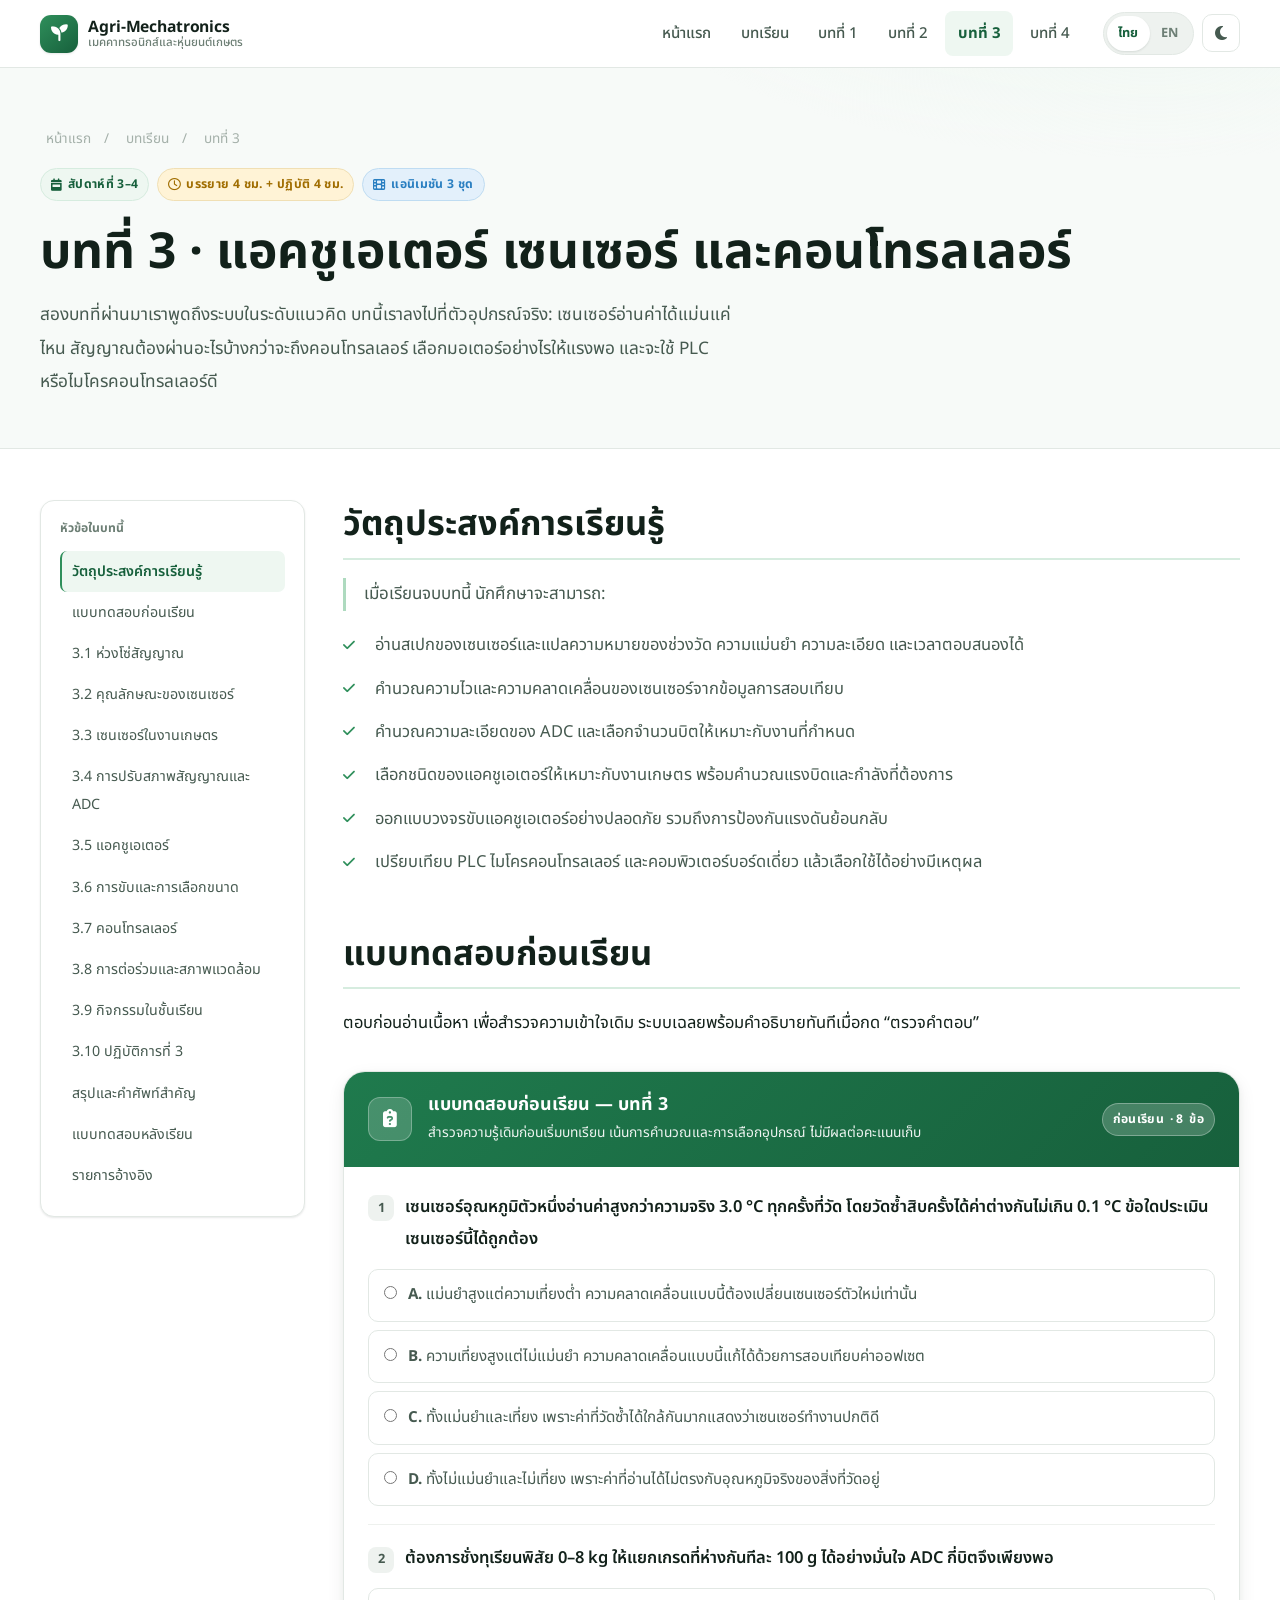
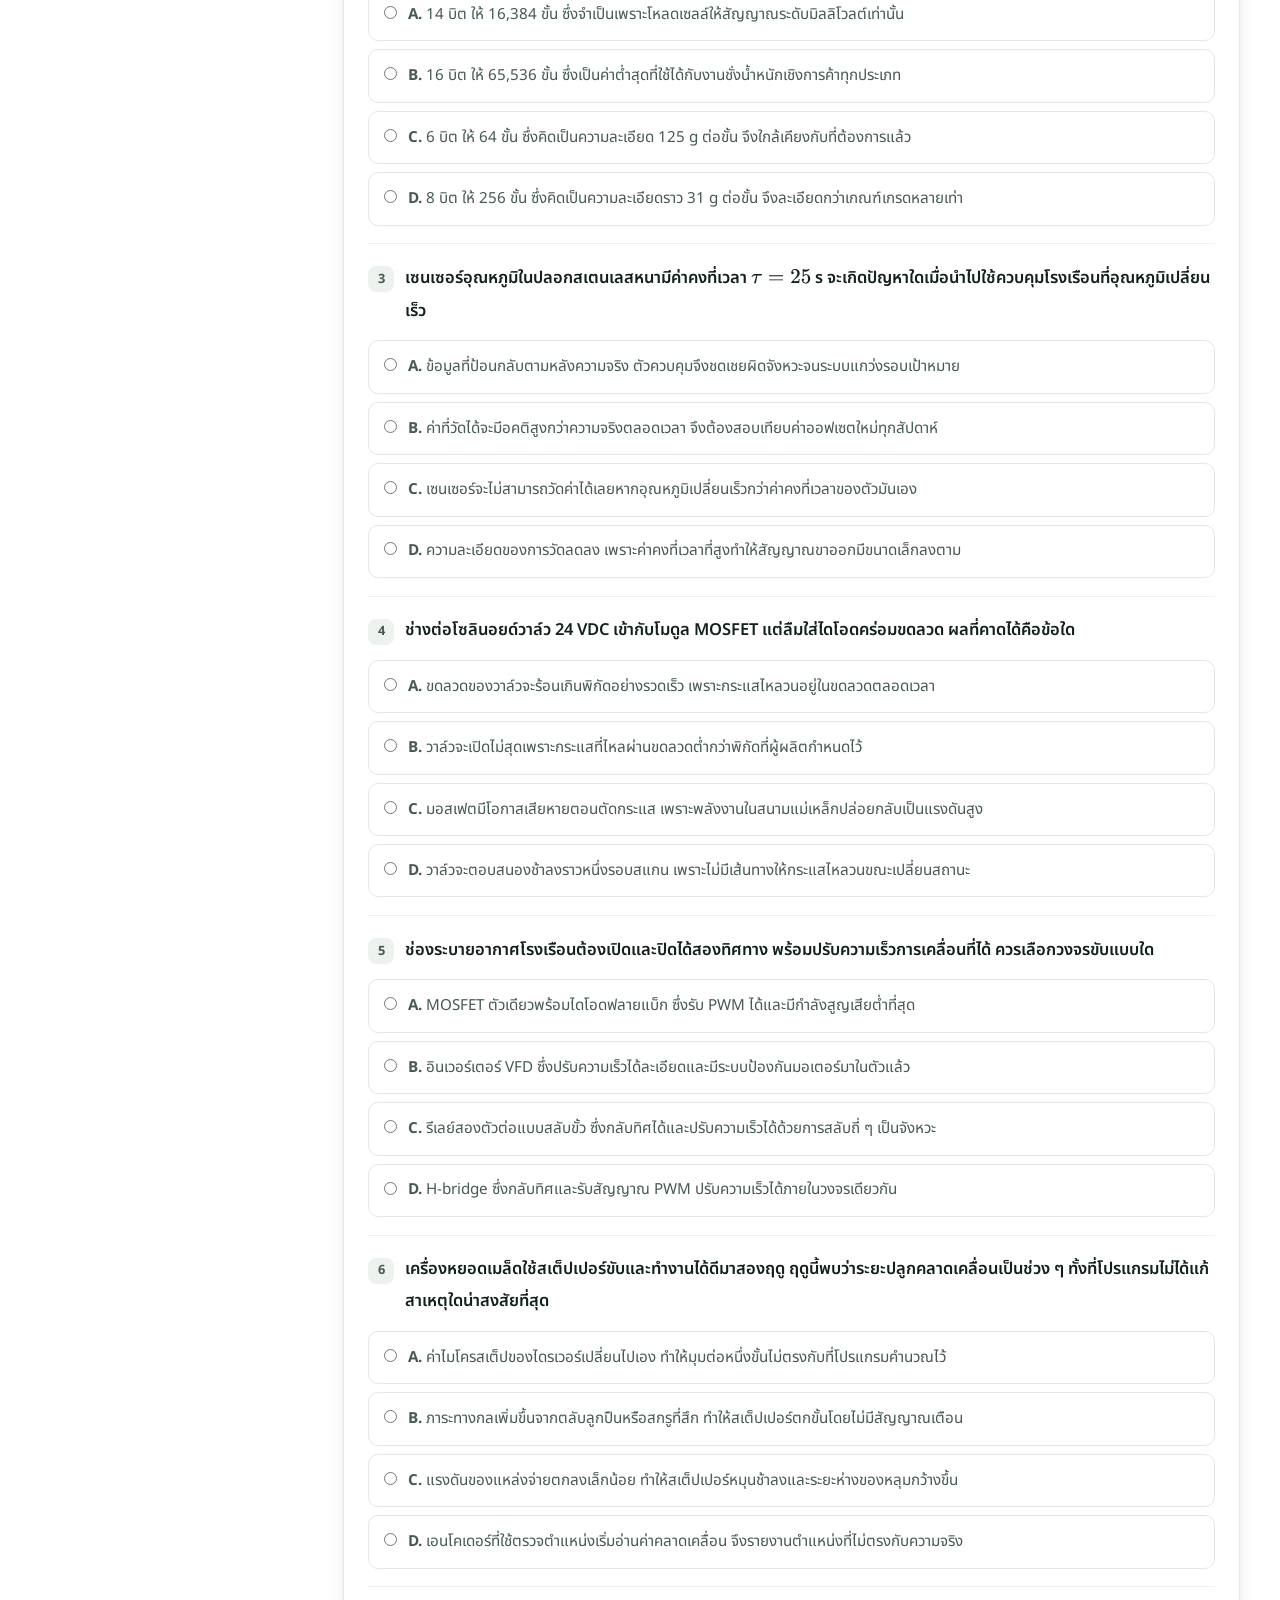
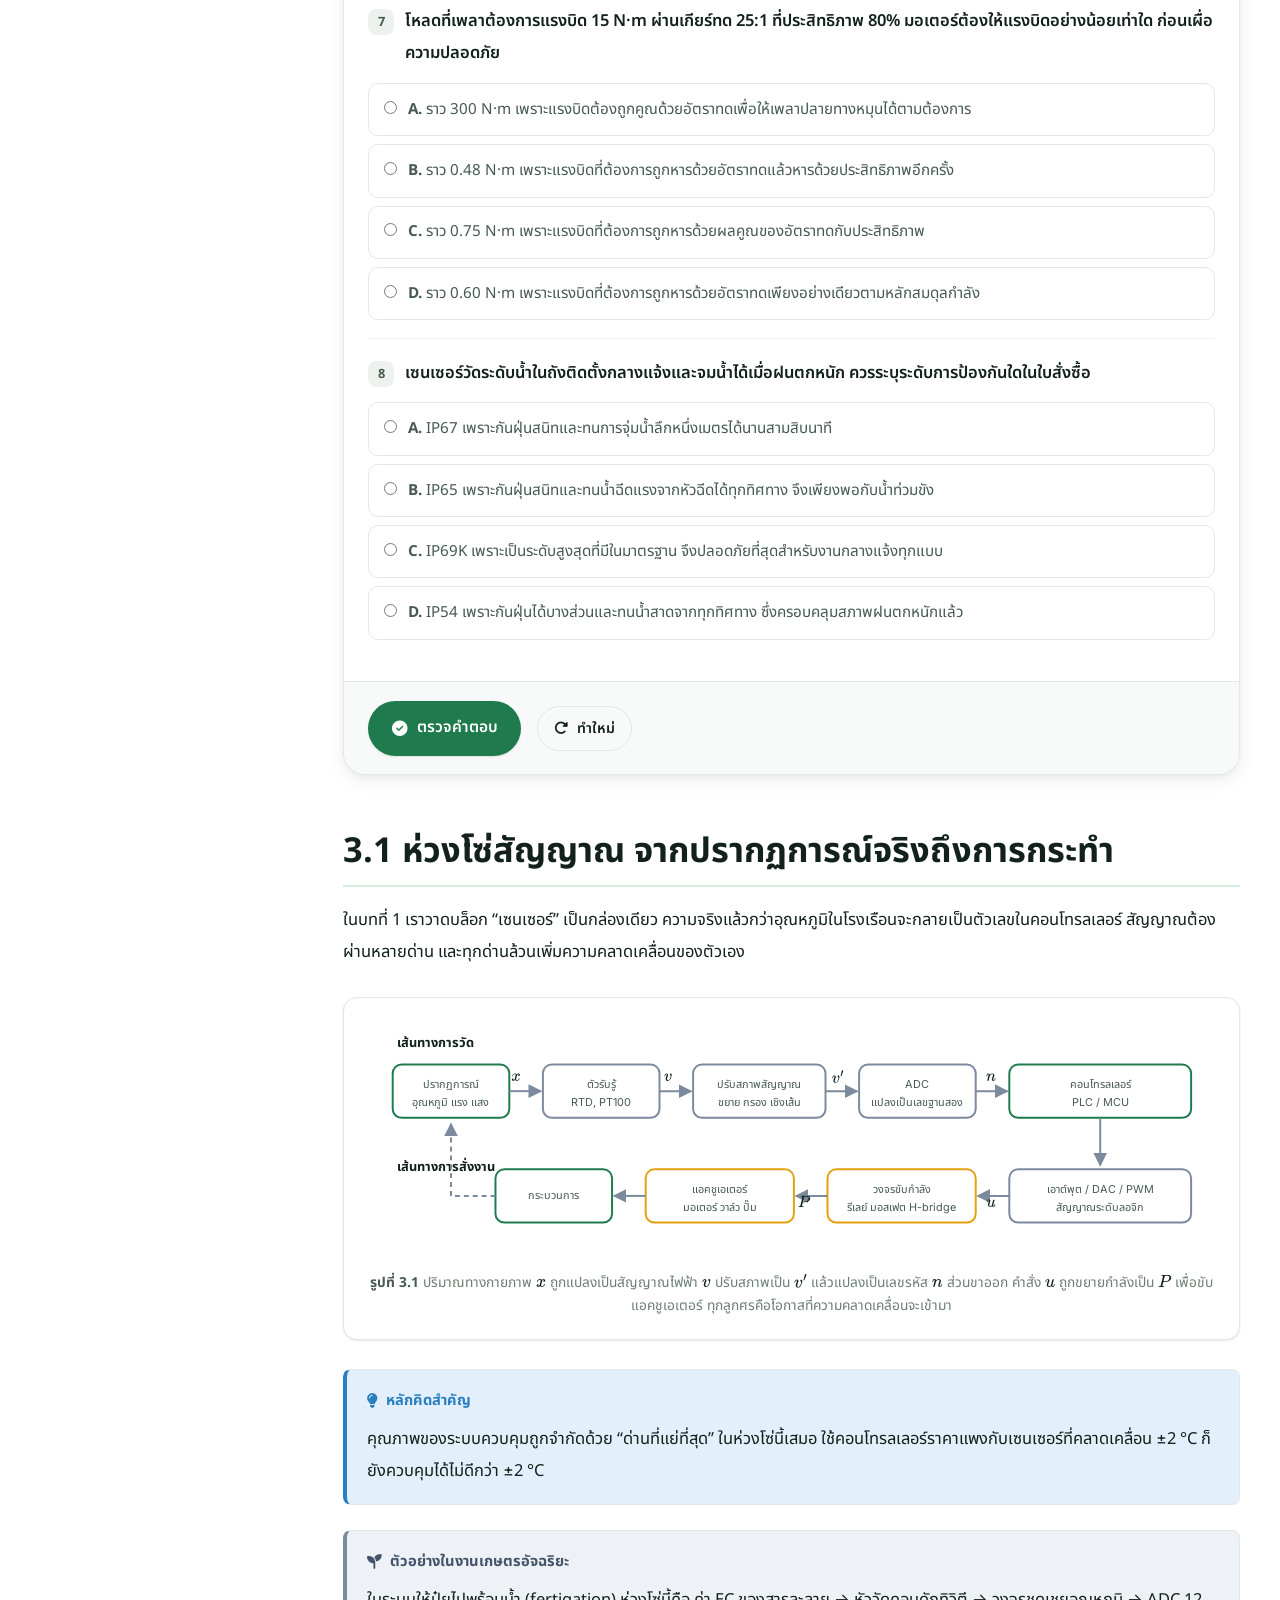
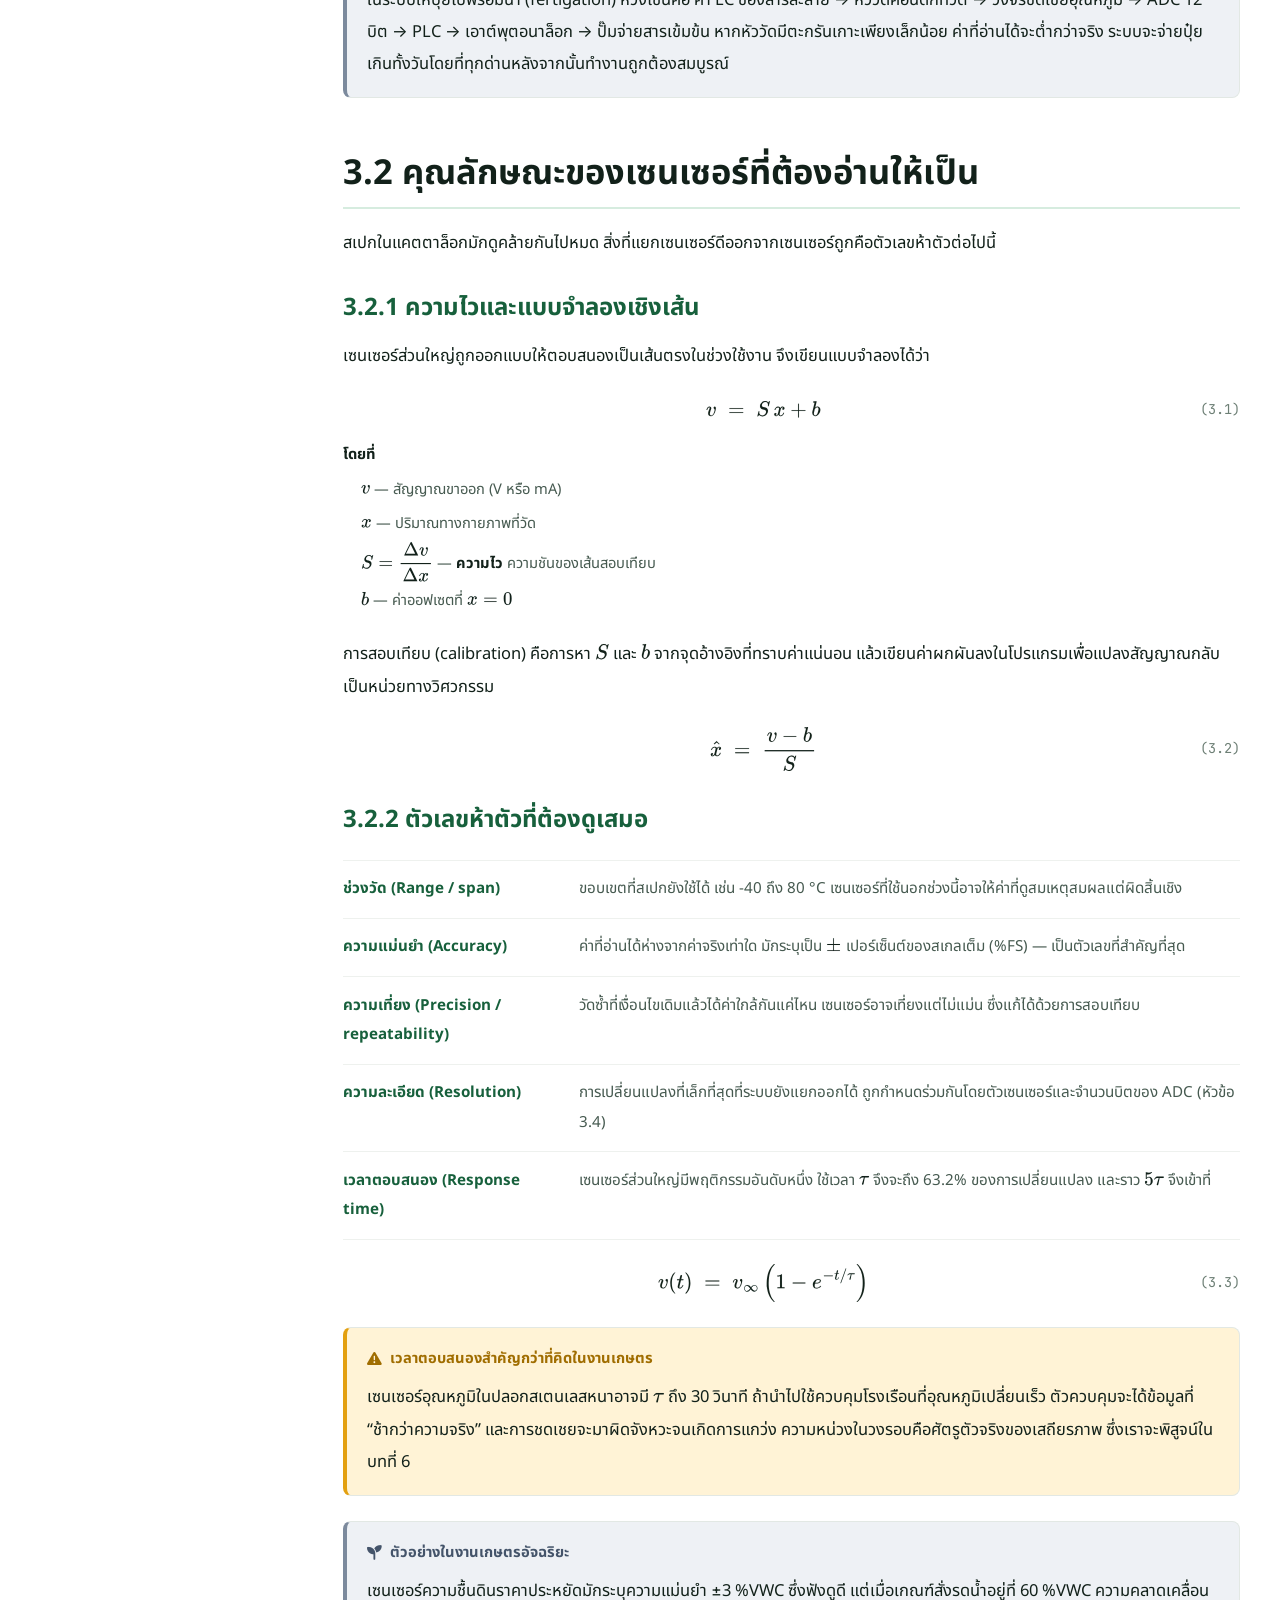
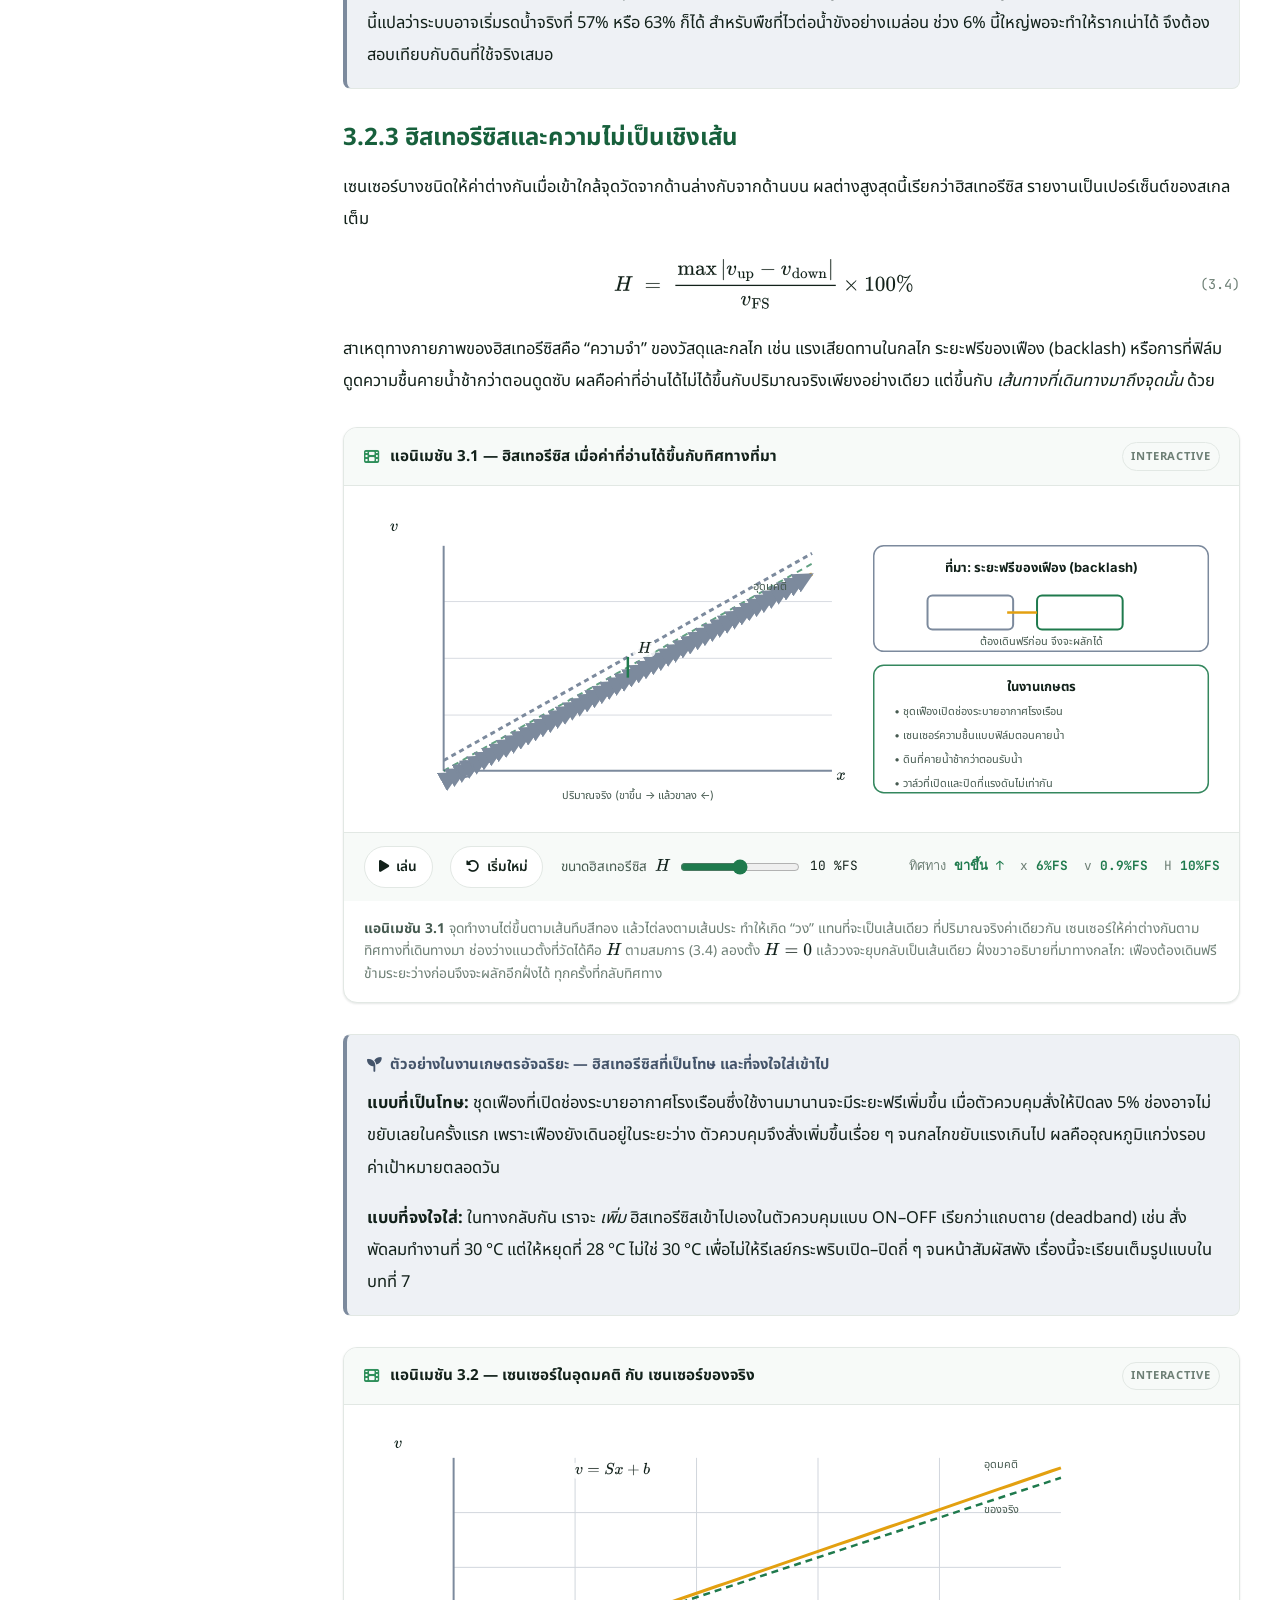
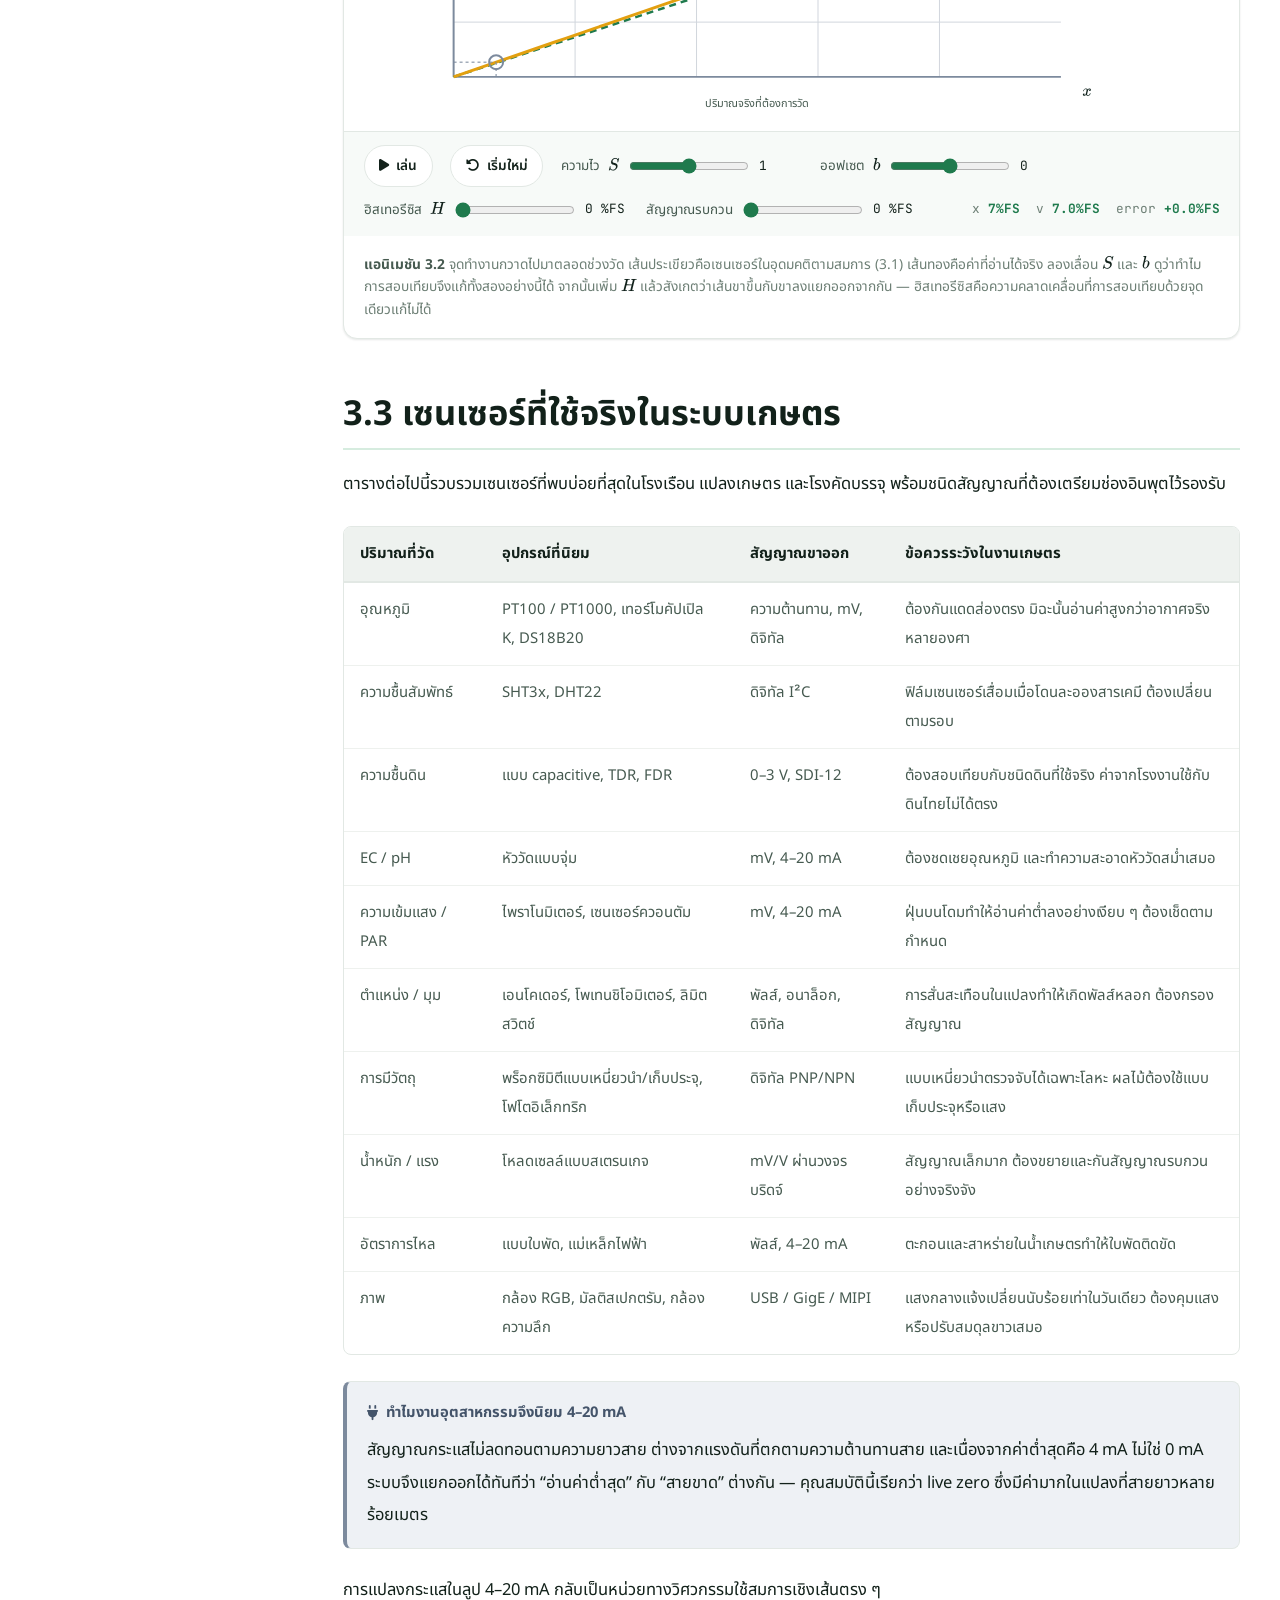
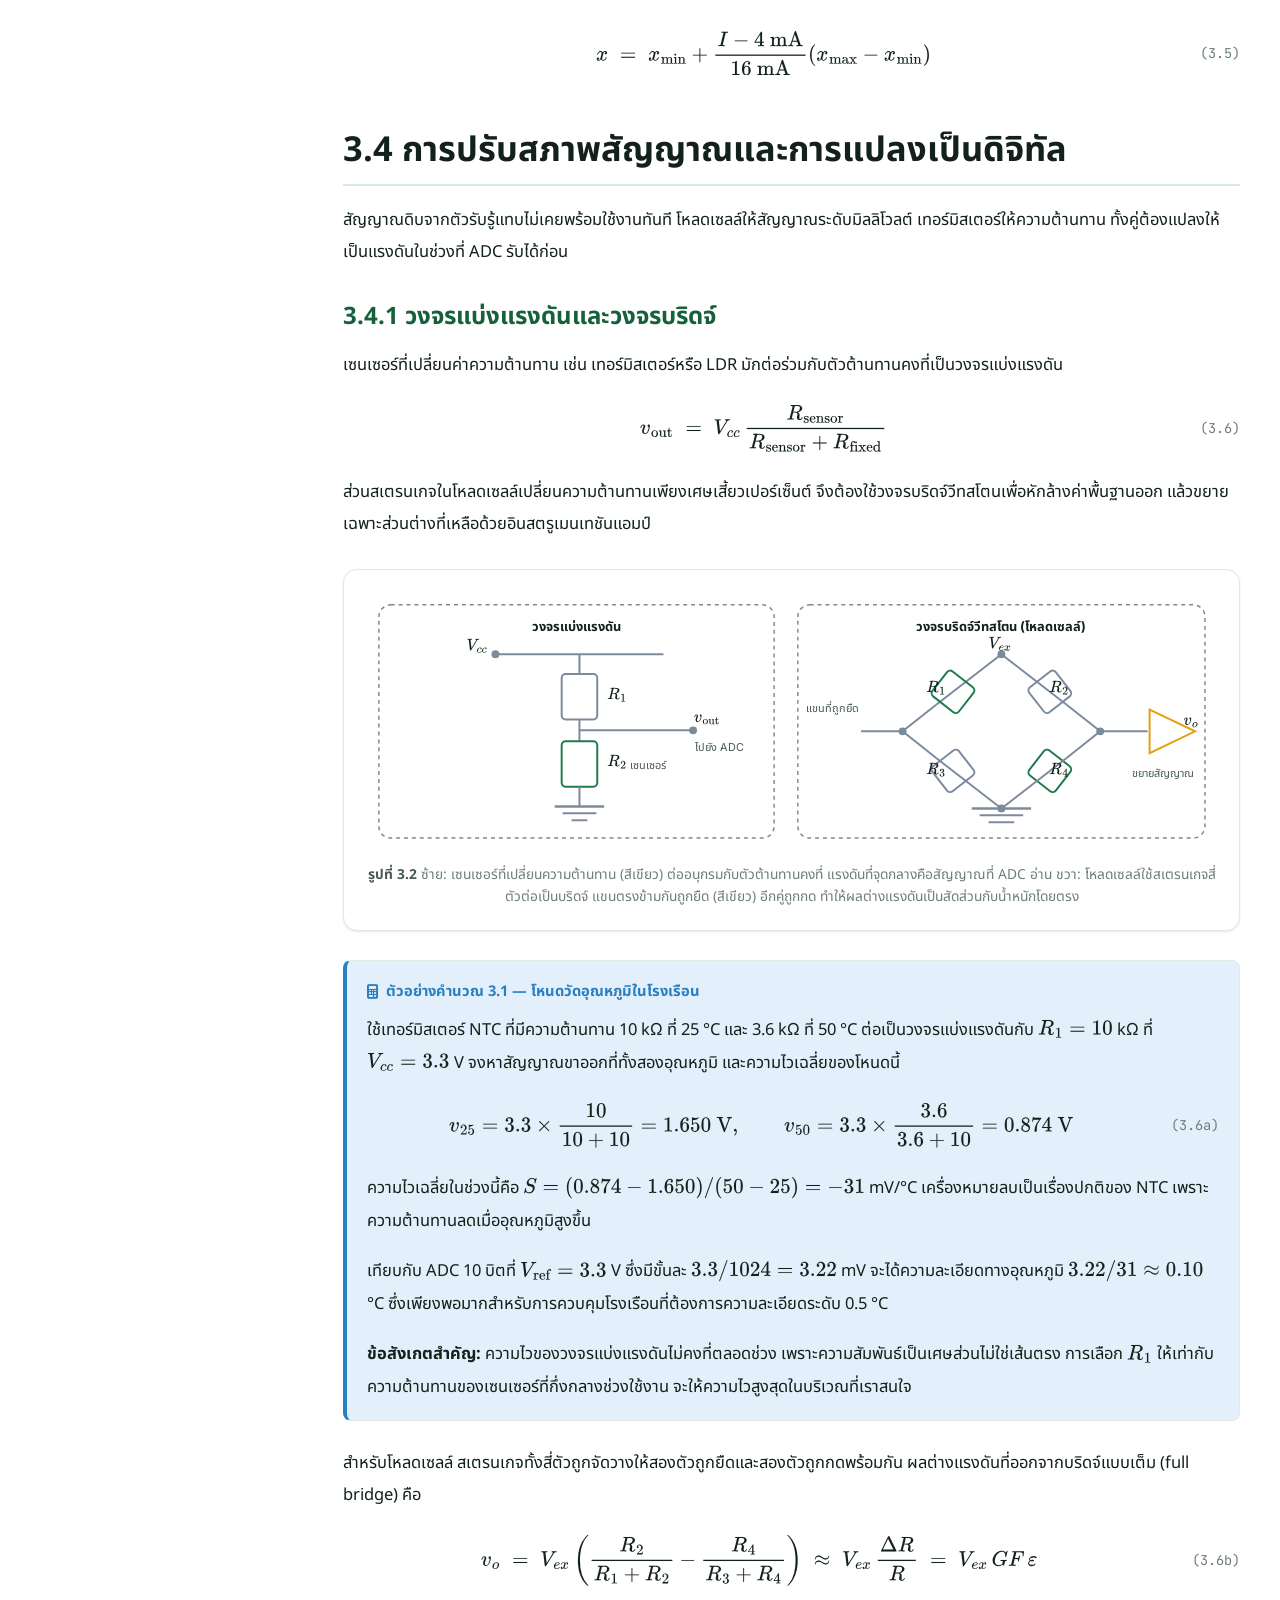
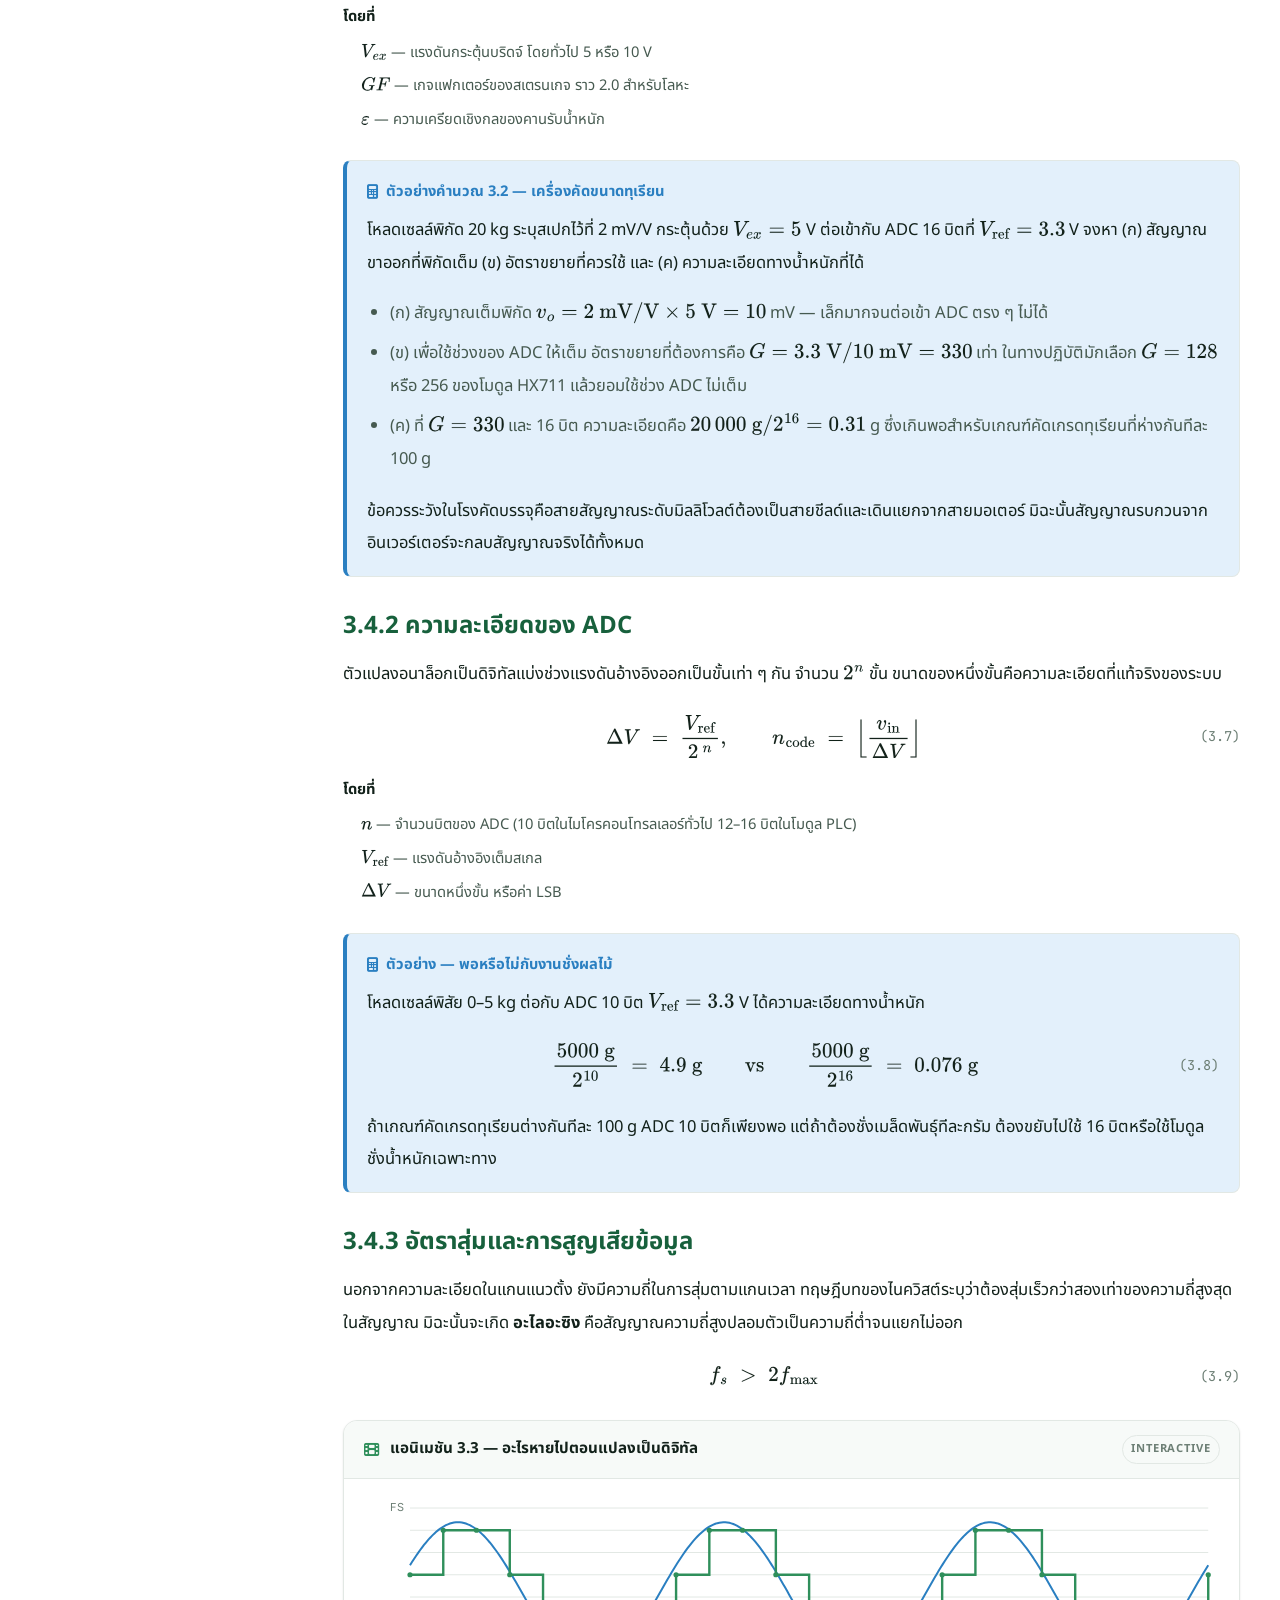
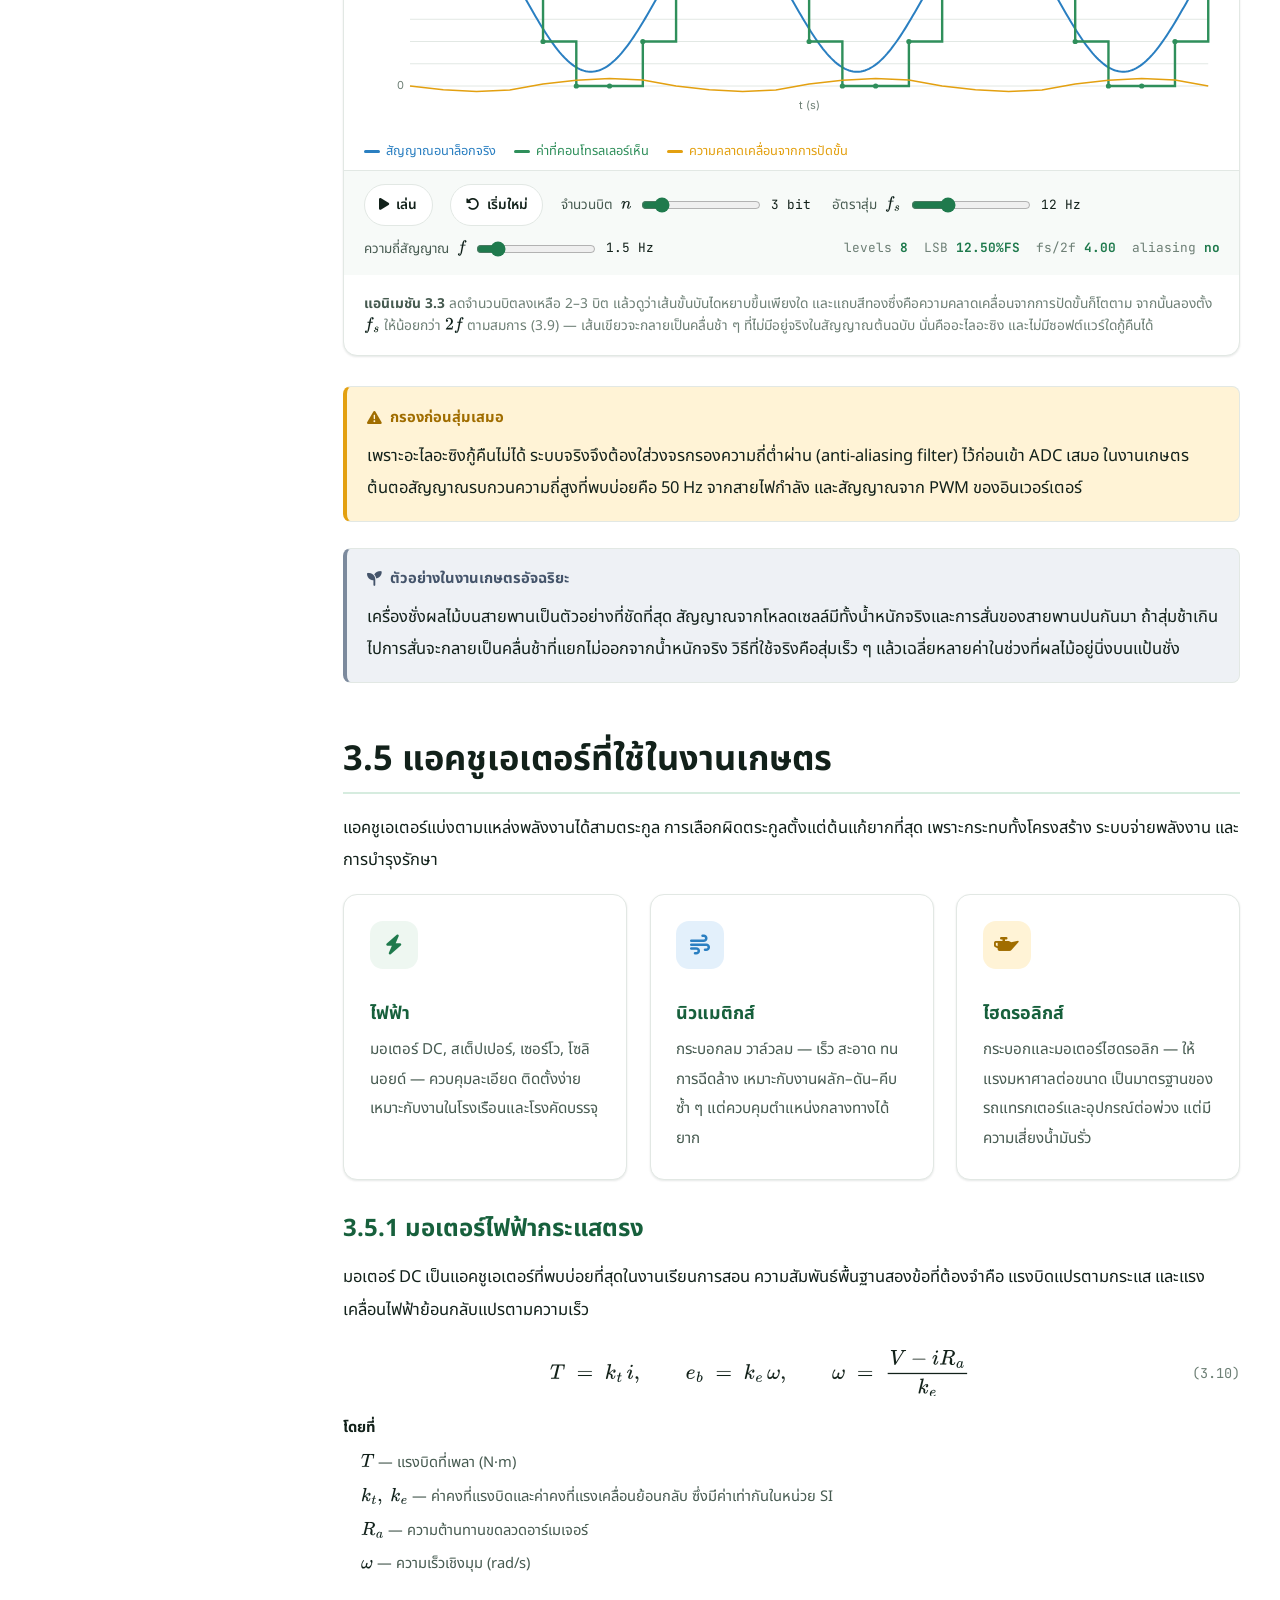
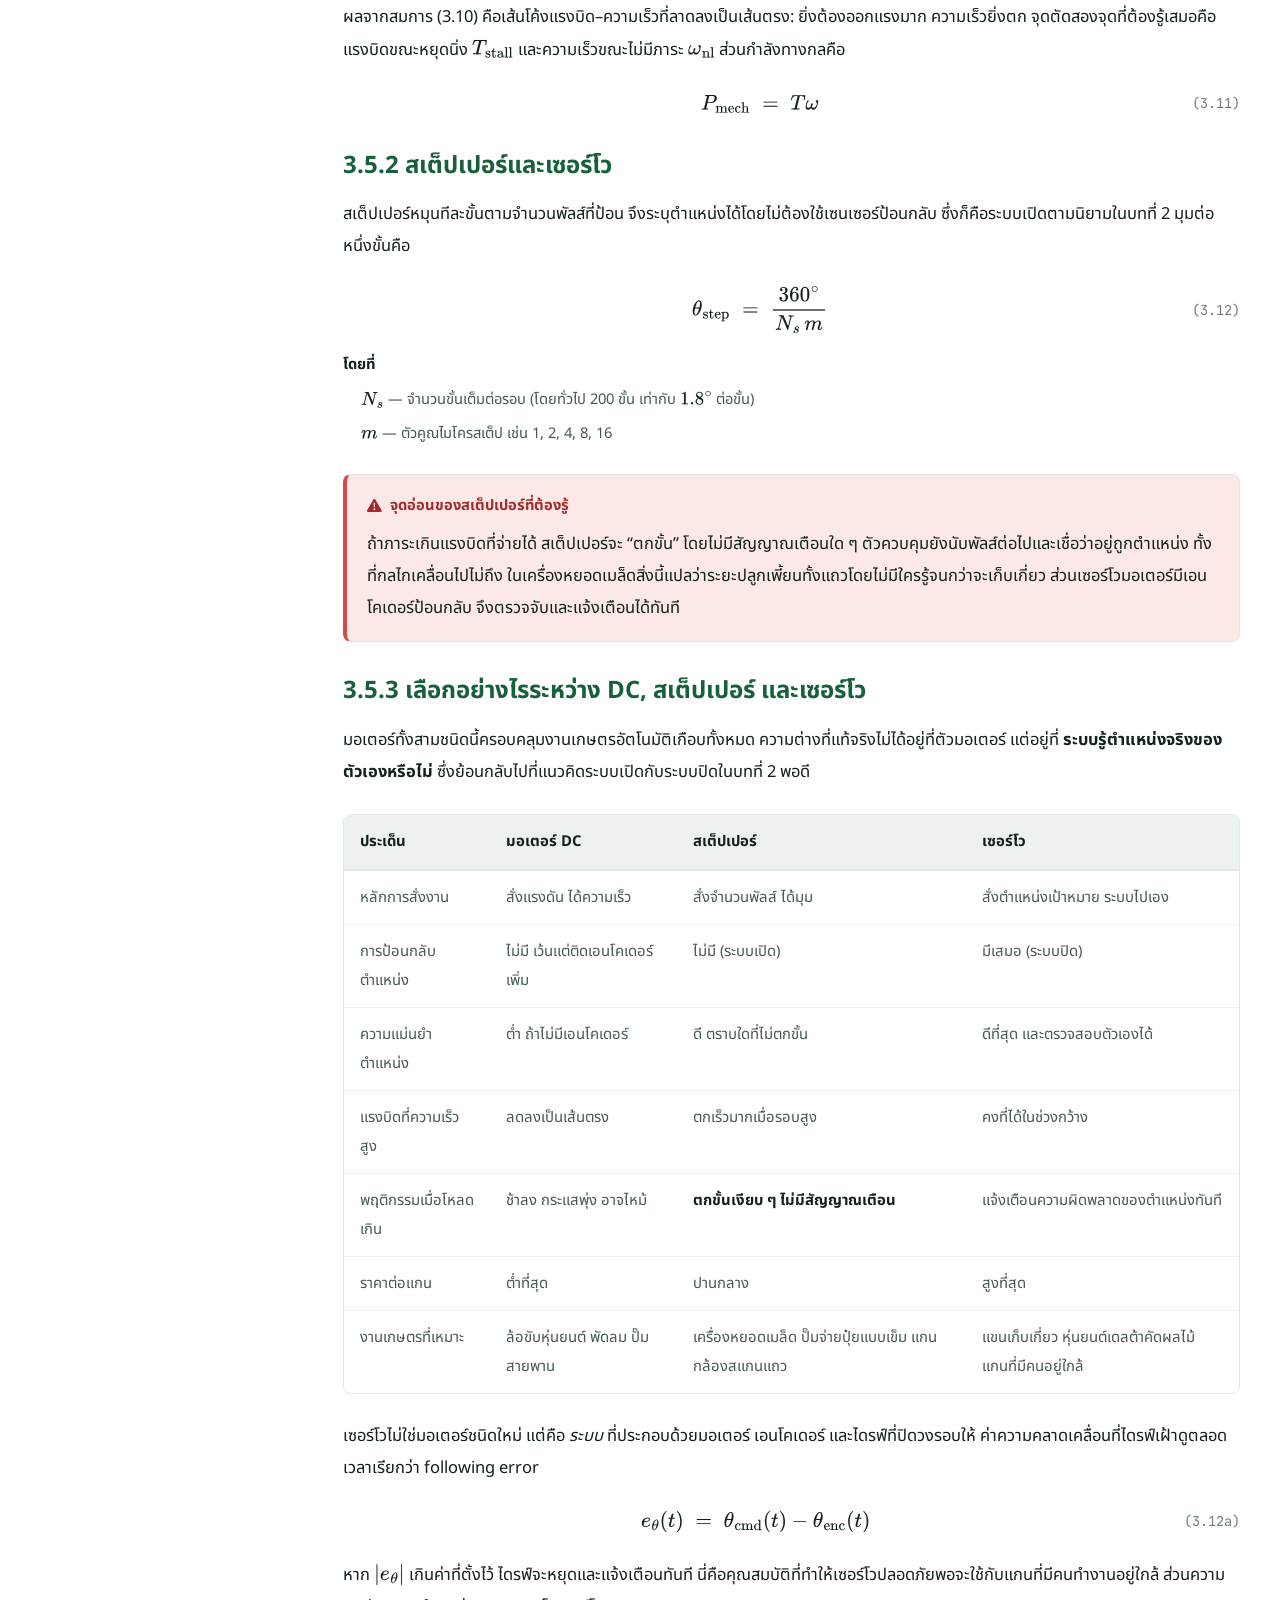
<file: chapters/ch03.html>
<!DOCTYPE html>
<html lang="th" data-lang="th" data-theme="light">
<head>
<meta charset="UTF-8">
<meta name="viewport" content="width=device-width, initial-scale=1">
<title data-title-th="บทที่ 3 · แอคชูเอเตอร์ เซนเซอร์ และคอนโทรลเลอร์" data-title-en="Chapter 3 · Actuators, Sensors and Controllers">Chapter 3 · Actuators, Sensors and Controllers</title>
<meta name="description" content="Chapter 3: the devices used in agricultural systems — sensor characteristics, signal conditioning and ADC, actuators and their drivers, and how to choose a controller.">
<meta name="author" content="Jedsada Saijai">
<link rel="preconnect" href="https://fonts.googleapis.com">
<link rel="preconnect" href="https://fonts.gstatic.com" crossorigin>
<link href="https://fonts.googleapis.com/css2?family=Inter:wght400;500;600;700;800&family=Noto+Sans+Thai:wght400;500;600;700;800&family=JetBrains+Mono:wght400;600&display=swap" rel="stylesheet">
<link rel="stylesheet" href="https://cdnjs.cloudflare.com/ajax/libs/font-awesome/6.5.2/css/all.min.css">
<link rel="stylesheet" href="../css/style.css">
<script src="../js/math.js"></script>
<script src="../js/anim.js"></script>
<link rel="icon" href="data:image/svg+xml,<svg xmlns='http://www.w3.org/2000/svg' viewBox='0 0 100 100'><text y='.9em' font-size='90'>🌱</text></svg>">
<script>
  (function () {
    try {
      var l = localStorage.getItem('amr-lang') || 'th';
      var t = localStorage.getItem('amr-theme') || 'light';
      document.documentElement.setAttribute('data-lang', l);
      document.documentElement.setAttribute('lang', l);
      document.documentElement.setAttribute('data-theme', t);
    } catch (e) {}
  })();
</script>
</head>
<body>
<a class="skip-link" href="#main"><span data-lang-th>ข้ามไปยังเนื้อหาหลัก</span><span data-lang-en>Skip to main content</span></a>

<!-- ===================================================== Navigation ====== -->
<header class="nav">
  <div class="nav__inner">
    <a class="brand" href="../index.html">
      <span class="brand__mark"><i class="fa-solid fa-seedling"></i></span>
      <span class="brand__text">
        <b>Agri&#8209;Mechatronics</b>
        <span data-lang-th>เมคคาทรอนิกส์และหุ่นยนต์เกษตร</span>
        <span data-lang-en>Mechatronics &amp; Robotics</span>
      </span>
    </a>

    <nav class="nav__links" id="navLinks">
      <a href="../index.html"><span data-lang-th>หน้าแรก</span><span data-lang-en>Home</span></a>
      <a href="../index.html#chapters"><span data-lang-th>บทเรียน</span><span data-lang-en>Chapters</span></a>
      <a href="ch01.html"><span data-lang-th>บทที่ 1</span><span data-lang-en>Ch 1</span></a>
      <a href="ch02.html"><span data-lang-th>บทที่ 2</span><span data-lang-en>Ch 2</span></a>
      <a href="ch03.html" class="is-active"><span data-lang-th>บทที่ 3</span><span data-lang-en>Ch 3</span></a>
      <a href="ch04.html"><span data-lang-th>บทที่ 4</span><span data-lang-en>Ch 4</span></a>
    </nav>

    <div class="nav__tools">
      <div class="lang-switch" role="group" aria-label="Language">
        <button type="button" data-set-lang="th" aria-pressed="true">ไทย</button>
        <button type="button" data-set-lang="en" aria-pressed="false">EN</button>
      </div>
      <button class="icon-btn" type="button" data-toggle-theme aria-label="Toggle dark mode"><i class="fa-solid fa-moon"></i></button>
      <button class="icon-btn nav__toggle" type="button" aria-label="Menu" aria-expanded="false" aria-controls="navLinks"><i class="fa-solid fa-bars"></i></button>
    </div>
  </div>
</header>
<div class="reading-bar"></div>

<!-- ==================================================== Chapter hero ===== -->
<section class="ch-hero">
  <div class="wrap">
    <div class="crumbs">
      <a href="../index.html"><span data-lang-th>หน้าแรก</span><span data-lang-en>Home</span></a><span>/</span>
      <a href="../index.html#chapters"><span data-lang-th>บทเรียน</span><span data-lang-en>Chapters</span></a><span>/</span>
      <span data-lang-th>บทที่ 3</span><span data-lang-en>Chapter 3</span>
    </div>

    <div class="ch-hero__meta">
      <span class="badge"><i class="fa-solid fa-calendar-week"></i> <span data-lang-th>สัปดาห์ที่ 3–4</span><span data-lang-en>Weeks 3–4</span></span>
      <span class="badge badge--gold"><i class="fa-regular fa-clock"></i> <span data-lang-th>บรรยาย 4 ชม. + ปฏิบัติ 4 ชม.</span><span data-lang-en>4 h lecture + 4 h laboratory</span></span>
      <span class="badge badge--sky"><i class="fa-solid fa-film"></i> <span data-lang-th>แอนิเมชัน 3 ชุด</span><span data-lang-en>3 animations</span></span>
    </div>

    <h1>
      <span data-lang-th>บทที่ 3 · แอคชูเอเตอร์ เซนเซอร์ และคอนโทรลเลอร์</span>
      <span data-lang-en>Chapter 3 · Actuators, Sensors and Controllers</span>
    </h1>
    <p class="ch-hero__lead">
      <span data-lang-th>สองบทที่ผ่านมาเราพูดถึงระบบในระดับแนวคิด บทนี้เราลงไปที่ตัวอุปกรณ์จริง: เซนเซอร์อ่านค่าได้แม่นแค่ไหน สัญญาณต้องผ่านอะไรบ้างกว่าจะถึงคอนโทรลเลอร์ เลือกมอเตอร์อย่างไรให้แรงพอ และจะใช้ PLC หรือไมโครคอนโทรลเลอร์ดี</span>
      <span data-lang-en>The first two chapters dealt in concepts. This one deals in hardware: how good a sensor really is, what the signal must pass through before it reaches the controller, how to size a motor so it is strong enough, and whether the job calls for a PLC or a microcontroller.</span>
    </p>
  </div>
</section>

<main id="main">
<div class="wrap ch-layout">

  <!-- ================================================== Sidebar TOC ====== -->
  <aside class="toc">
    <h4><span data-lang-th>หัวข้อในบทนี้</span><span data-lang-en>In this chapter</span></h4>
    <ol>
      <li><a href="#objectives"><span data-lang-th>วัตถุประสงค์การเรียนรู้</span><span data-lang-en>Learning objectives</span></a></li>
      <li><a href="#pretest"><span data-lang-th>แบบทดสอบก่อนเรียน</span><span data-lang-en>Pre-test</span></a></li>
      <li><a href="#chain"><span data-lang-th>3.1 ห่วงโซ่สัญญาณ</span><span data-lang-en>3.1 The signal chain</span></a></li>
      <li><a href="#sensor-spec"><span data-lang-th>3.2 คุณลักษณะของเซนเซอร์</span><span data-lang-en>3.2 Sensor characteristics</span></a></li>
      <li><a href="#agri-sensors"><span data-lang-th>3.3 เซนเซอร์ในงานเกษตร</span><span data-lang-en>3.3 Agricultural sensors</span></a></li>
      <li><a href="#conditioning"><span data-lang-th>3.4 การปรับสภาพสัญญาณและ ADC</span><span data-lang-en>3.4 Conditioning and the ADC</span></a></li>
      <li><a href="#actuators"><span data-lang-th>3.5 แอคชูเอเตอร์</span><span data-lang-en>3.5 Actuators</span></a></li>
      <li><a href="#driving"><span data-lang-th>3.6 การขับและการเลือกขนาด</span><span data-lang-en>3.6 Driving and sizing</span></a></li>
      <li><a href="#controllers"><span data-lang-th>3.7 คอนโทรลเลอร์</span><span data-lang-en>3.7 Controllers</span></a></li>
      <li><a href="#interfacing"><span data-lang-th>3.8 การต่อร่วมและสภาพแวดล้อม</span><span data-lang-en>3.8 Interfacing and environment</span></a></li>
      <li><a href="#activity"><span data-lang-th>3.9 กิจกรรมในชั้นเรียน</span><span data-lang-en>3.9 In-class activity</span></a></li>
      <li><a href="#lab"><span data-lang-th>3.10 ปฏิบัติการที่ 3</span><span data-lang-en>3.10 Laboratory 3</span></a></li>
      <li><a href="#summary"><span data-lang-th>สรุปและคำศัพท์สำคัญ</span><span data-lang-en>Summary &amp; key terms</span></a></li>
      <li><a href="#posttest"><span data-lang-th>แบบทดสอบหลังเรียน</span><span data-lang-en>Post-test</span></a></li>
      <li><a href="#references"><span data-lang-th>รายการอ้างอิง</span><span data-lang-en>References</span></a></li>
    </ol>
  </aside>

  <!-- ===================================================== Article ======= -->
  <article class="article">

    <!-- ----------------------------------------------- Objectives ------- -->
    <section id="objectives">
      <h2><span data-lang-th>วัตถุประสงค์การเรียนรู้</span><span data-lang-en>Learning objectives</span></h2>
      <p class="lead">
        <span data-lang-th>เมื่อเรียนจบบทนี้ นักศึกษาจะสามารถ:</span>
        <span data-lang-en>After completing this chapter, students will be able to:</span>
      </p>
      <ul class="objectives">
        <li><span data-lang-th>อ่านสเปกของเซนเซอร์และแปลความหมายของช่วงวัด ความแม่นยำ ความละเอียด และเวลาตอบสนองได้</span><span data-lang-en>Read a sensor datasheet and interpret range, accuracy, resolution and response time.</span></li>
        <li><span data-lang-th>คำนวณความไวและความคลาดเคลื่อนของเซนเซอร์จากข้อมูลการสอบเทียบ</span><span data-lang-en>Compute sensor sensitivity and error from calibration data.</span></li>
        <li><span data-lang-th>คำนวณความละเอียดของ ADC และเลือกจำนวนบิตให้เหมาะกับงานที่กำหนด</span><span data-lang-en>Compute ADC resolution and choose a bit depth appropriate to the task.</span></li>
        <li><span data-lang-th>เลือกชนิดของแอคชูเอเตอร์ให้เหมาะกับงานเกษตร พร้อมคำนวณแรงบิดและกำลังที่ต้องการ</span><span data-lang-en>Select an actuator type for an agricultural task and size its torque and power.</span></li>
        <li><span data-lang-th>ออกแบบวงจรขับแอคชูเอเตอร์อย่างปลอดภัย รวมถึงการป้องกันแรงดันย้อนกลับ</span><span data-lang-en>Design a safe actuator drive circuit, including back-EMF protection.</span></li>
        <li><span data-lang-th>เปรียบเทียบ PLC ไมโครคอนโทรลเลอร์ และคอมพิวเตอร์บอร์ดเดี่ยว แล้วเลือกใช้ได้อย่างมีเหตุผล</span><span data-lang-en>Compare a PLC, a microcontroller and a single-board computer, and choose between them with reasons.</span></li>
      </ul>
    </section>

    <!-- ------------------------------------------------- Pre-test ------- -->
    <section id="pretest">
      <h2><span data-lang-th>แบบทดสอบก่อนเรียน</span><span data-lang-en>Pre-test</span></h2>
      <p>
        <span data-lang-th>ตอบก่อนอ่านเนื้อหา เพื่อสำรวจความเข้าใจเดิม ระบบเฉลยพร้อมคำอธิบายทันทีเมื่อกด “ตรวจคำตอบ”</span>
        <span data-lang-en>Answer before reading. Explanations appear as soon as you check your answers.</span>
      </p>
      <div data-quiz="ch03-pre"></div>
    </section>

    <!-- ---------------------------------------------------- 3.1 --------- -->
    <section id="chain">
      <h2><span data-lang-th>3.1 ห่วงโซ่สัญญาณ จากปรากฏการณ์จริงถึงการกระทำ</span><span data-lang-en>3.1 The signal chain, from phenomenon to action</span></h2>

      <p>
        <span data-lang-th>ในบทที่ 1 เราวาดบล็อก “เซนเซอร์” เป็นกล่องเดียว ความจริงแล้วกว่าอุณหภูมิในโรงเรือนจะกลายเป็นตัวเลขในคอนโทรลเลอร์ สัญญาณต้องผ่านหลายด่าน และทุกด่านล้วนเพิ่มความคลาดเคลื่อนของตัวเอง</span>
        <span data-lang-en>In Chapter 1 we drew “sensor” as a single box. In reality, before the greenhouse temperature becomes a number inside the controller, the signal passes through several stages — and every stage adds error of its own.</span>
      </p>

      <figure class="figure">
        <div class="fig-stage">
          <svg viewBox="0 0 860 240" role="img" aria-labelledby="fig31-title">
            <title id="fig31-title">The measurement and actuation chain</title>
            <defs>
              <marker id="ar31" viewBox="0 0 10 10" refX="9" refY="5" markerWidth="7" markerHeight="7" orient="auto-start-reverse">
                <path d="M 0 0 L 10 5 L 0 10 z" class="dg-arrow"/>
              </marker>
            </defs>

            <!-- measurement path -->
            <text class="dg-text-b" x="30" y="26" data-lang-th>เส้นทางการวัด</text>
            <text class="dg-text-b" x="30" y="26" data-lang-en>Measurement path</text>

            <rect x="26" y="44" width="118" height="54" rx="9" class="dg-fill-green dg-stroke-green" stroke-width="2"/>
            <text class="dg-text-sm" x="85" y="68" text-anchor="middle" data-lang-th>ปรากฏการณ์</text>
            <text class="dg-text-sm" x="85" y="68" text-anchor="middle" data-lang-en>Phenomenon</text>
            <text class="dg-text-sm" x="85" y="86" text-anchor="middle" data-lang-th>อุณหภูมิ แรง แสง</text>
            <text class="dg-text-sm" x="85" y="86" text-anchor="middle" data-lang-en>heat, force, light</text>

            <line x1="144" y1="71" x2="176" y2="71" class="dg-stroke" stroke-width="2" marker-end="url(#ar31)"/>
            <rect x="178" y="44" width="118" height="54" rx="9" class="dg-fill-sky dg-stroke" stroke-width="2"/>
            <text class="dg-text-sm" x="237" y="68" text-anchor="middle" data-lang-th>ตัวรับรู้</text>
            <text class="dg-text-sm" x="237" y="68" text-anchor="middle" data-lang-en>Transducer</text>
            <text class="dg-text-sm" x="237" y="86" text-anchor="middle">RTD, PT100</text>

            <line x1="296" y1="71" x2="328" y2="71" class="dg-stroke" stroke-width="2" marker-end="url(#ar31)"/>
            <rect x="330" y="44" width="134" height="54" rx="9" class="dg-fill-soft dg-stroke" stroke-width="2"/>
            <text class="dg-text-sm" x="397" y="68" text-anchor="middle" data-lang-th>ปรับสภาพสัญญาณ</text>
            <text class="dg-text-sm" x="397" y="68" text-anchor="middle" data-lang-en>Conditioning</text>
            <text class="dg-text-sm" x="397" y="86" text-anchor="middle" data-lang-th>ขยาย กรอง เชิงเส้น</text>
            <text class="dg-text-sm" x="397" y="86" text-anchor="middle" data-lang-en>amplify, filter</text>

            <line x1="464" y1="71" x2="496" y2="71" class="dg-stroke" stroke-width="2" marker-end="url(#ar31)"/>
            <rect x="498" y="44" width="118" height="54" rx="9" class="dg-fill-soft dg-stroke" stroke-width="2"/>
            <text class="dg-text-sm" x="557" y="68" text-anchor="middle">ADC</text>
            <text class="dg-text-sm" x="557" y="86" text-anchor="middle" data-lang-th>แปลงเป็นเลขฐานสอง</text>
            <text class="dg-text-sm" x="557" y="86" text-anchor="middle" data-lang-en>to a binary code</text>

            <line x1="616" y1="71" x2="648" y2="71" class="dg-stroke" stroke-width="2" marker-end="url(#ar31)"/>
            <rect x="650" y="44" width="184" height="54" rx="9" class="dg-fill-green dg-stroke-green" stroke-width="2"/>
            <text class="dg-text-sm" x="742" y="68" text-anchor="middle" data-lang-th>คอนโทรลเลอร์</text>
            <text class="dg-text-sm" x="742" y="68" text-anchor="middle" data-lang-en>Controller</text>
            <text class="dg-text-sm" x="742" y="86" text-anchor="middle">PLC / MCU</text>

            <!-- actuation path -->
            <text class="dg-text-b" x="30" y="152" data-lang-th>เส้นทางการสั่งงาน</text>
            <text class="dg-text-b" x="30" y="152" data-lang-en>Actuation path</text>

            <path d="M 742 98 L 742 130 L 742 146" class="dg-stroke" stroke-width="2" fill="none" marker-end="url(#ar31)"/>
            <rect x="650" y="150" width="184" height="54" rx="9" class="dg-fill-soft dg-stroke" stroke-width="2"/>
            <text class="dg-text-sm" x="742" y="174" text-anchor="middle" data-lang-th>เอาต์พุต / DAC / PWM</text>
            <text class="dg-text-sm" x="742" y="174" text-anchor="middle" data-lang-en>output, DAC or PWM</text>
            <text class="dg-text-sm" x="742" y="192" text-anchor="middle" data-lang-th>สัญญาณระดับลอจิก</text>
            <text class="dg-text-sm" x="742" y="192" text-anchor="middle" data-lang-en>logic-level signal</text>

            <line x1="650" y1="177" x2="618" y2="177" class="dg-stroke" stroke-width="2" marker-end="url(#ar31)"/>
            <rect x="466" y="150" width="150" height="54" rx="9" class="dg-fill-gold dg-stroke-gold" stroke-width="2"/>
            <text class="dg-text-sm" x="541" y="174" text-anchor="middle" data-lang-th>วงจรขับกำลัง</text>
            <text class="dg-text-sm" x="541" y="174" text-anchor="middle" data-lang-en>Power driver</text>
            <text class="dg-text-sm" x="541" y="192" text-anchor="middle" data-lang-th>รีเลย์ มอสเฟต H-bridge</text>
            <text class="dg-text-sm" x="541" y="192" text-anchor="middle" data-lang-en>relay, MOSFET, H-bridge</text>

            <line x1="466" y1="177" x2="434" y2="177" class="dg-stroke" stroke-width="2" marker-end="url(#ar31)"/>
            <rect x="282" y="150" width="150" height="54" rx="9" class="dg-fill-gold dg-stroke-gold" stroke-width="2"/>
            <text class="dg-text-sm" x="357" y="174" text-anchor="middle" data-lang-th>แอคชูเอเตอร์</text>
            <text class="dg-text-sm" x="357" y="174" text-anchor="middle" data-lang-en>Actuator</text>
            <text class="dg-text-sm" x="357" y="192" text-anchor="middle" data-lang-th>มอเตอร์ วาล์ว ปั๊ม</text>
            <text class="dg-text-sm" x="357" y="192" text-anchor="middle" data-lang-en>motor, valve, pump</text>

            <line x1="282" y1="177" x2="250" y2="177" class="dg-stroke" stroke-width="2" marker-end="url(#ar31)"/>
            <rect x="130" y="150" width="118" height="54" rx="9" class="dg-fill-green dg-stroke-green" stroke-width="2"/>
            <text class="dg-text-sm" x="189" y="180" text-anchor="middle" data-lang-th>กระบวนการ</text>
            <text class="dg-text-sm" x="189" y="180" text-anchor="middle" data-lang-en>Process</text>
            <path d="M 130 177 L 85 177 L 85 104" class="dg-stroke" stroke-width="2" fill="none" stroke-dasharray="5 4" marker-end="url(#ar31)"/>
          </svg>
          <span class="fig-label fig-label--bare" style="left:17.5%;top:24%">\( x \)</span>
          <span class="fig-label fig-label--bare" style="left:35.5%;top:24%">\( v \)</span>
          <span class="fig-label fig-label--bare" style="left:55.5%;top:24%">\( v' \)</span>
          <span class="fig-label fig-label--bare" style="left:73.5%;top:24%">\( n \)</span>
          <span class="fig-label fig-label--bare" style="left:73.5%;top:77%">\( u \)</span>
          <span class="fig-label fig-label--bare" style="left:51.5%;top:77%">\( P \)</span>
        </div>
        <figcaption>
          <b><span data-lang-th>รูปที่ 3.1</span><span data-lang-en>Figure 3.1</span></b>
          <span data-lang-th> ปริมาณทางกายภาพ \( x \) ถูกแปลงเป็นสัญญาณไฟฟ้า \( v \) ปรับสภาพเป็น \( v' \) แล้วแปลงเป็นเลขรหัส \( n \) ส่วนขาออก คำสั่ง \( u \) ถูกขยายกำลังเป็น \( P \) เพื่อขับแอคชูเอเตอร์ ทุกลูกศรคือโอกาสที่ความคลาดเคลื่อนจะเข้ามา</span>
          <span data-lang-en> A physical quantity \( x \) becomes an electrical signal \( v \), is conditioned to \( v' \), and is digitised to a code \( n \). On the way out, a command \( u \) is amplified to power \( P \) that drives the actuator. Every arrow is a chance for error to creep in.</span>
        </figcaption>
      </figure>

      <div class="callout callout--tip">
        <div class="callout__title"><i class="fa-solid fa-lightbulb"></i> <span data-lang-th>หลักคิดสำคัญ</span><span data-lang-en>The governing idea</span></div>
        <p>
          <span data-lang-th>คุณภาพของระบบควบคุมถูกจำกัดด้วย “ด่านที่แย่ที่สุด” ในห่วงโซ่นี้เสมอ ใช้คอนโทรลเลอร์ราคาแพงกับเซนเซอร์ที่คลาดเคลื่อน ±2 °C ก็ยังควบคุมได้ไม่ดีกว่า ±2 °C</span>
          <span data-lang-en>The quality of a control system is capped by the <em>worst</em> stage in this chain. An expensive controller fed by a sensor accurate to ±2 °C still cannot control better than ±2 °C.</span>
        </p>
      </div>

      <div class="callout callout--note">
        <div class="callout__title"><i class="fa-solid fa-seedling"></i> <span data-lang-th>ตัวอย่างในงานเกษตรอัจฉริยะ</span><span data-lang-en>In smart-farm practice</span></div>
        <p class="mb-0">
          <span data-lang-th>ในระบบให้ปุ๋ยไปพร้อมน้ำ (fertigation) ห่วงโซ่นี้คือ ค่า EC ของสารละลาย → หัววัดคอนดักทิวิตี → วงจรชดเชยอุณหภูมิ → ADC 12 บิต → PLC → เอาต์พุตอนาล็อก → ปั๊มจ่ายสารเข้มข้น หากหัววัดมีตะกรันเกาะเพียงเล็กน้อย ค่าที่อ่านได้จะต่ำกว่าจริง ระบบจะจ่ายปุ๋ยเกินทั้งวันโดยที่ทุกด่านหลังจากนั้นทำงานถูกต้องสมบูรณ์</span>
          <span data-lang-en>In a fertigation system the chain runs: solution EC → conductivity probe → temperature compensation → 12-bit ADC → PLC → analogue output → dosing pump. Let a little scale build on the probe and the reading falls below truth, so the system over-doses all day while every stage after it works flawlessly.</span>
        </p>
      </div>
    </section>

    <!-- ---------------------------------------------------- 3.2 --------- -->
    <section id="sensor-spec">
      <h2><span data-lang-th>3.2 คุณลักษณะของเซนเซอร์ที่ต้องอ่านให้เป็น</span><span data-lang-en>3.2 Reading what a sensor really promises</span></h2>

      <p>
        <span data-lang-th>สเปกในแคตตาล็อกมักดูคล้ายกันไปหมด สิ่งที่แยกเซนเซอร์ดีออกจากเซนเซอร์ถูกคือตัวเลขห้าตัวต่อไปนี้</span>
        <span data-lang-en>Catalogue specifications tend to look alike. What separates a good sensor from a cheap one is these five numbers.</span>
      </p>

      <h3><span data-lang-th>3.2.1 ความไวและแบบจำลองเชิงเส้น</span><span data-lang-en>3.2.1 Sensitivity and the linear model</span></h3>
      <p>
        <span data-lang-th>เซนเซอร์ส่วนใหญ่ถูกออกแบบให้ตอบสนองเป็นเส้นตรงในช่วงใช้งาน จึงเขียนแบบจำลองได้ว่า</span>
        <span data-lang-en>Most sensors are designed to respond linearly across their working range, so we model them as</span>
      </p>

      <div class="eq">
        <div class="eq__body">$$ v \;=\; S\,x + b $$</div>
        <div class="eq__num">(3.1)</div>
      </div>

      <div class="where">
        <span data-lang-th><strong>โดยที่</strong></span><span data-lang-en><strong>where</strong></span>
        <ul>
          <li>\( v \) — <span data-lang-th>สัญญาณขาออก (V หรือ mA)</span><span data-lang-en>output signal (V or mA)</span></li>
          <li>\( x \) — <span data-lang-th>ปริมาณทางกายภาพที่วัด</span><span data-lang-en>the physical quantity being measured</span></li>
          <li>\( S = \dfrac{\Delta v}{\Delta x} \) — <span data-lang-th><strong>ความไว</strong> ความชันของเส้นสอบเทียบ</span><span data-lang-en><strong>sensitivity</strong>, the slope of the calibration line</span></li>
          <li>\( b \) — <span data-lang-th>ค่าออฟเซตที่ \( x = 0 \)</span><span data-lang-en>the offset at \( x = 0 \)</span></li>
        </ul>
      </div>

      <p>
        <span data-lang-th>การสอบเทียบ (calibration) คือการหา \( S \) และ \( b \) จากจุดอ้างอิงที่ทราบค่าแน่นอน แล้วเขียนค่าผกผันลงในโปรแกรมเพื่อแปลงสัญญาณกลับเป็นหน่วยทางวิศวกรรม</span>
        <span data-lang-en>Calibration means finding \( S \) and \( b \) from known reference points, then programming the inverse so the signal can be converted back into engineering units.</span>
      </p>

      <div class="eq">
        <div class="eq__body">$$ \hat{x} \;=\; \frac{v - b}{S} $$</div>
        <div class="eq__num">(3.2)</div>
      </div>

      <h3><span data-lang-th>3.2.2 ตัวเลขห้าตัวที่ต้องดูเสมอ</span><span data-lang-en>3.2.2 The five numbers to check</span></h3>
      <div class="deflist">
        <div class="deflist__item">
          <div class="deflist__term"><span data-lang-th>ช่วงวัด (Range / span)</span><span data-lang-en>Range and span</span></div>
          <div class="deflist__def"><span data-lang-th>ขอบเขตที่สเปกยังใช้ได้ เช่น −40 ถึง 80 °C เซนเซอร์ที่ใช้นอกช่วงนี้อาจให้ค่าที่ดูสมเหตุสมผลแต่ผิดสิ้นเชิง</span><span data-lang-en>The limits over which the specification holds, e.g. −40 to 80 °C. Outside it a sensor can return a plausible-looking but completely wrong value.</span></div>
        </div>
        <div class="deflist__item">
          <div class="deflist__term"><span data-lang-th>ความแม่นยำ (Accuracy)</span><span data-lang-en>Accuracy</span></div>
          <div class="deflist__def"><span data-lang-th>ค่าที่อ่านได้ห่างจากค่าจริงเท่าใด มักระบุเป็น \( \pm \) เปอร์เซ็นต์ของสเกลเต็ม (%FS) — เป็นตัวเลขที่สำคัญที่สุด</span><span data-lang-en>How far the reading can sit from the truth, usually quoted as \( \pm \) a percentage of full scale (%FS). This is the number that matters most.</span></div>
        </div>
        <div class="deflist__item">
          <div class="deflist__term"><span data-lang-th>ความเที่ยง (Precision / repeatability)</span><span data-lang-en>Precision and repeatability</span></div>
          <div class="deflist__def"><span data-lang-th>วัดซ้ำที่เงื่อนไขเดิมแล้วได้ค่าใกล้กันแค่ไหน เซนเซอร์อาจเที่ยงแต่ไม่แม่น ซึ่งแก้ได้ด้วยการสอบเทียบ</span><span data-lang-en>How close repeated readings are under identical conditions. A sensor can be precise but inaccurate — and that is curable by calibration.</span></div>
        </div>
        <div class="deflist__item">
          <div class="deflist__term"><span data-lang-th>ความละเอียด (Resolution)</span><span data-lang-en>Resolution</span></div>
          <div class="deflist__def"><span data-lang-th>การเปลี่ยนแปลงที่เล็กที่สุดที่ระบบยังแยกออกได้ ถูกกำหนดร่วมกันโดยตัวเซนเซอร์และจำนวนบิตของ ADC (หัวข้อ 3.4)</span><span data-lang-en>The smallest change the system can still distinguish, set jointly by the sensor and by the ADC bit depth (§3.4).</span></div>
        </div>
        <div class="deflist__item">
          <div class="deflist__term"><span data-lang-th>เวลาตอบสนอง (Response time)</span><span data-lang-en>Response time</span></div>
          <div class="deflist__def"><span data-lang-th>เซนเซอร์ส่วนใหญ่มีพฤติกรรมอันดับหนึ่ง ใช้เวลา \( \tau \) จึงจะถึง 63.2% ของการเปลี่ยนแปลง และราว \( 5\tau \) จึงเข้าที่</span><span data-lang-en>Most sensors behave first-order: they need \( \tau \) to cover 63.2% of a change, and about \( 5\tau \) to settle.</span></div>
        </div>
      </div>

      <div class="eq">
        <div class="eq__body">$$ v(t) \;=\; v_\infty \left( 1 - e^{-t/\tau} \right) $$</div>
        <div class="eq__num">(3.3)</div>
      </div>

      <div class="callout callout--warn">
        <div class="callout__title"><i class="fa-solid fa-triangle-exclamation"></i> <span data-lang-th>เวลาตอบสนองสำคัญกว่าที่คิดในงานเกษตร</span><span data-lang-en>Response time matters more than students expect</span></div>
        <p>
          <span data-lang-th>เซนเซอร์อุณหภูมิในปลอกสเตนเลสหนาอาจมี \( \tau \) ถึง 30 วินาที ถ้านำไปใช้ควบคุมโรงเรือนที่อุณหภูมิเปลี่ยนเร็ว ตัวควบคุมจะได้ข้อมูลที่ “ช้ากว่าความจริง” และการชดเชยจะมาผิดจังหวะจนเกิดการแกว่ง ความหน่วงในวงรอบคือศัตรูตัวจริงของเสถียรภาพ ซึ่งเราจะพิสูจน์ในบทที่ 6</span>
          <span data-lang-en>A temperature probe in a thick stainless sheath can have \( \tau \) of 30 s. Used to control a fast-changing greenhouse, it feeds the controller information that lags reality, so corrections arrive out of step and the loop hunts. Delay inside a loop is the real enemy of stability, as Chapter 6 will show.</span>
        </p>
      </div>

      <div class="callout callout--note">
        <div class="callout__title"><i class="fa-solid fa-seedling"></i> <span data-lang-th>ตัวอย่างในงานเกษตรอัจฉริยะ</span><span data-lang-en>In smart-farm practice</span></div>
        <p class="mb-0">
          <span data-lang-th>เซนเซอร์ความชื้นดินราคาประหยัดมักระบุความแม่นยำ ±3 %VWC ซึ่งฟังดูดี แต่เมื่อเกณฑ์สั่งรดน้ำอยู่ที่ 60 %VWC ความคลาดเคลื่อนนี้แปลว่าระบบอาจเริ่มรดน้ำจริงที่ 57% หรือ 63% ก็ได้ สำหรับพืชที่ไวต่อน้ำขังอย่างเมล่อน ช่วง 6% นี้ใหญ่พอจะทำให้รากเน่าได้ จึงต้องสอบเทียบกับดินที่ใช้จริงเสมอ</span>
          <span data-lang-en>A budget soil-moisture probe may be specified at ±3 %VWC, which sounds fine — until the irrigation threshold is 60 %VWC, at which point the system may in truth start watering anywhere between 57% and 63%. For a crop as sensitive to waterlogging as melon, that 6% window is wide enough to rot roots, which is why calibration against your own soil is not optional.</span>
        </p>
      </div>

      <h3><span data-lang-th>3.2.3 ฮิสเทอรีซิสและความไม่เป็นเชิงเส้น</span><span data-lang-en>3.2.3 Hysteresis and nonlinearity</span></h3>
      <p>
        <span data-lang-th>เซนเซอร์บางชนิดให้ค่าต่างกันเมื่อเข้าใกล้จุดวัดจากด้านล่างกับจากด้านบน ผลต่างสูงสุดนี้เรียกว่าฮิสเทอรีซิส รายงานเป็นเปอร์เซ็นต์ของสเกลเต็ม</span>
        <span data-lang-en>Some sensors read differently when approaching a point from below than from above. The largest such gap is the hysteresis, reported as a percentage of full scale.</span>
      </p>

      <div class="eq">
        <div class="eq__body">$$ H \;=\; \frac{\max \left| v_{\text{up}} - v_{\text{down}} \right|}{v_{\text{FS}}} \times 100\% $$</div>
        <div class="eq__num">(3.4)</div>
      </div>

      <p>
        <span data-lang-th>สาเหตุทางกายภาพของฮิสเทอรีซิสคือ “ความจำ” ของวัสดุและกลไก เช่น แรงเสียดทานในกลไก ระยะฟรีของเฟือง (backlash) หรือการที่ฟิล์มดูดความชื้นคายน้ำช้ากว่าตอนดูดซับ ผลคือค่าที่อ่านได้ไม่ได้ขึ้นกับปริมาณจริงเพียงอย่างเดียว แต่ขึ้นกับ <em>เส้นทางที่เดินทางมาถึงจุดนั้น</em> ด้วย</span>
        <span data-lang-en>Physically, hysteresis is the memory held by a material or a mechanism: friction in a linkage, backlash in a gear train, or a humidity film that releases water more slowly than it absorbs it. The consequence is that a reading depends not only on the present quantity but on <em>the path taken to reach it</em>.</span>
      </p>

      <!-- ===================== Animation 3.2 (hysteresis) ===================== -->
      <figure class="anim" data-anim="ch03-hyst">
        <div class="anim__head">
          <i class="fa-solid fa-film"></i>
          <span data-lang-th>แอนิเมชัน 3.1 — ฮิสเทอรีซิส เมื่อค่าที่อ่านได้ขึ้นกับทิศทางที่มา</span>
          <span data-lang-en>Animation 3.1 — Hysteresis: when the reading depends on which way you came</span>
          <span class="anim__tag">Interactive</span>
        </div>

        <div class="anim__stage">
          <svg viewBox="0 0 860 320" role="img" aria-label="A hysteresis loop traced by a sweeping operating point, with the gap measured">
            <defs>
              <marker id="arH" viewBox="0 0 10 10" refX="5" refY="5" markerWidth="6" markerHeight="6" orient="auto">
                <path d="M 0 0 L 10 5 L 0 10 z" class="dg-arrow"/>
              </marker>
            </defs>

            <!-- ============ left: the loop ============ -->
            <line x1="80" y1="268" x2="470" y2="268" class="dg-stroke" stroke-width="2"/>
            <line x1="80" y1="268" x2="80" y2="42" class="dg-stroke" stroke-width="2"/>
            <g class="dg-stroke" stroke-width="1" opacity="0.3">
              <line x1="80" y1="212" x2="470" y2="212"/>
              <line x1="80" y1="155" x2="470" y2="155"/>
              <line x1="80" y1="98" x2="470" y2="98"/>
            </g>

            <!-- ideal, then the two branches -->
            <line x1="80" y1="268" x2="450" y2="60" class="dg-stroke-green" stroke-width="2" stroke-dasharray="6 5" opacity="0.7"/>
            <path id="a3h-up" class="dg-stroke-gold" stroke-width="3.5" fill="none" marker-mid="url(#arH)"/>
            <path id="a3h-down" class="dg-stroke" stroke-width="3" fill="none" stroke-dasharray="5 4"/>

            <!-- the measured gap at mid-range -->
            <line id="a3h-gap" x1="265" y1="120" x2="265" y2="180" class="dg-stroke-green" stroke-width="2.5"/>
            <circle id="a3h-dot" cx="265" cy="150" r="8" class="dg-fill-gold dg-stroke" stroke-width="2"/>

            <text class="dg-text-sm" x="275" y="296" text-anchor="middle" data-lang-th>ปริมาณจริง (ขาขึ้น → แล้วขาลง ←)</text>
            <text class="dg-text-sm" x="275" y="296" text-anchor="middle" data-lang-en>true quantity (rising → then falling ←)</text>
            <text class="dg-text-sm" x="408" y="86" text-anchor="middle" data-lang-th>อุดมคติ</text>
            <text class="dg-text-sm" x="408" y="86" text-anchor="middle" data-lang-en>ideal</text>

            <!-- ============ right: where it comes from ============ -->
            <rect x="512" y="42" width="336" height="106" rx="10" class="dg-fill-soft dg-stroke" stroke-width="1.5"/>
            <text class="dg-text-b" x="680" y="68" text-anchor="middle" data-lang-th>ที่มา: ระยะฟรีของเฟือง (backlash)</text>
            <text class="dg-text-b" x="680" y="68" text-anchor="middle" data-lang-en>Source: gear backlash</text>
            <!-- two gear teeth with a gap between them -->
            <rect x="566" y="92" width="86" height="34" rx="5" class="dg-fill-steel dg-stroke" stroke-width="2"/>
            <rect id="a3h-tooth" x="676" y="92" width="86" height="34" rx="5" class="dg-fill-green dg-stroke-green" stroke-width="2"/>
            <line id="a3h-gaparrow" x1="652" y1="109" x2="676" y2="109" class="dg-stroke-gold" stroke-width="2.5"/>
            <text class="dg-text-sm" x="680" y="142" text-anchor="middle" data-lang-th>ต้องเดินฟรีก่อน จึงจะผลักได้</text>
            <text class="dg-text-sm" x="680" y="142" text-anchor="middle" data-lang-en>free travel first, then it pushes</text>

            <rect x="512" y="162" width="336" height="128" rx="10" class="dg-fill-green dg-stroke-green" stroke-width="1.5" opacity="0.9"/>
            <text class="dg-text-b" x="680" y="188" text-anchor="middle" data-lang-th>ในงานเกษตร</text>
            <text class="dg-text-b" x="680" y="188" text-anchor="middle" data-lang-en>On the farm</text>
            <g class="dg-text-sm">
              <text x="532" y="212" data-lang-th>• ชุดเฟืองเปิดช่องระบายอากาศโรงเรือน</text>
              <text x="532" y="212" data-lang-en>• the gearbox that opens a greenhouse vent</text>
              <text x="532" y="236" data-lang-th>• เซนเซอร์ความชื้นแบบฟิล์มตอนคายน้ำ</text>
              <text x="532" y="236" data-lang-en>• a film humidity sensor as it dries out</text>
              <text x="532" y="260" data-lang-th>• ดินที่คายน้ำช้ากว่าตอนรับน้ำ</text>
              <text x="532" y="260" data-lang-en>• soil releasing water more slowly than it takes it</text>
              <text x="532" y="284" data-lang-th>• วาล์วที่เปิดและปิดที่แรงดันไม่เท่ากัน</text>
              <text x="532" y="284" data-lang-en>• a valve that opens and closes at different pressures</text>
            </g>
          </svg>

          <span class="fig-label fig-label--bare" style="left:5.5%;top:12%">\( v \)</span>
          <span class="fig-label fig-label--bare" style="left:55.5%;top:84%">\( x \)</span>
          <span class="fig-label fig-label--muted" style="left:33.5%;top:47%">\( H \)</span>
        </div>

        <div class="anim__controls">
          <button class="anim__btn" type="button" data-anim-play><i class="fa-solid fa-play"></i><span data-lang-th>เล่น</span><span data-lang-en>Play</span></button>
          <button class="anim__btn" type="button" data-anim-reset><i class="fa-solid fa-rotate-left"></i><span data-lang-th>เริ่มใหม่</span><span data-lang-en>Reset</span></button>
          <label class="anim__param">
            <span data-lang-th>ขนาดฮิสเทอรีซิส</span><span data-lang-en>Hysteresis</span> \( H \)
            <input type="range" data-anim-param="h" data-unit="%FS" min="0" max="20" step="1" value="10">
            <output></output>
          </label>
          <div class="anim__readout" data-anim-readout></div>
        </div>

        <figcaption>
          <b><span data-lang-th>แอนิเมชัน 3.1</span><span data-lang-en>Animation 3.1</span></b>
          <span data-lang-th> จุดทำงานไต่ขึ้นตามเส้นทึบสีทอง แล้วไต่ลงตามเส้นประ ทำให้เกิด “วง” แทนที่จะเป็นเส้นเดียว ที่ปริมาณจริงค่าเดียวกัน เซนเซอร์ให้ค่าต่างกันตามทิศทางที่เดินทางมา ช่องว่างแนวตั้งที่วัดได้คือ \( H \) ตามสมการ (3.4) ลองตั้ง \( H = 0 \) แล้ววงจะยุบกลับเป็นเส้นเดียว ฝั่งขวาอธิบายที่มาทางกลไก: เฟืองต้องเดินฟรีข้ามระยะว่างก่อนจึงจะผลักอีกฝั่งได้ ทุกครั้งที่กลับทิศทาง</span>
          <span data-lang-en> The operating point climbs the solid gold branch and returns along the dashed one, so the characteristic becomes a <em>loop</em> rather than a line: at one and the same true quantity the sensor reports different values depending on the direction of travel. The vertical gap is \( H \) of equation (3.4). Set \( H = 0 \) and the loop collapses back to a single line. On the right is the mechanical origin — a gear must cross its free play before it pushes again, every time the direction reverses.</span>
        </figcaption>
      </figure>

      <div class="callout callout--note">
        <div class="callout__title"><i class="fa-solid fa-seedling"></i> <span data-lang-th>ตัวอย่างในงานเกษตรอัจฉริยะ — ฮิสเทอรีซิสที่เป็นโทษ และที่จงใจใส่เข้าไป</span><span data-lang-en>In smart-farm practice — the harmful kind, and the kind we add on purpose</span></div>
        <p>
          <span data-lang-th><strong>แบบที่เป็นโทษ:</strong> ชุดเฟืองที่เปิดช่องระบายอากาศโรงเรือนซึ่งใช้งานมานานจะมีระยะฟรีเพิ่มขึ้น เมื่อตัวควบคุมสั่งให้ปิดลง 5% ช่องอาจไม่ขยับเลยในครั้งแรก เพราะเฟืองยังเดินอยู่ในระยะว่าง ตัวควบคุมจึงสั่งเพิ่มขึ้นเรื่อย ๆ จนกลไกขยับแรงเกินไป ผลคืออุณหภูมิแกว่งรอบค่าเป้าหมายตลอดวัน</span>
          <span data-lang-en><strong>The harmful kind:</strong> an ageing vent gearbox develops free play. When the controller asks for 5% closed, nothing moves at first because the gears are still crossing the gap; the controller keeps adding until the mechanism lurches too far. The greenhouse temperature then swings around its setpoint all day.</span>
        </p>
        <p class="mb-0">
          <span data-lang-th><strong>แบบที่จงใจใส่:</strong> ในทางกลับกัน เราจะ <em>เพิ่ม</em> ฮิสเทอรีซิสเข้าไปเองในตัวควบคุมแบบ ON–OFF เรียกว่าแถบตาย (deadband) เช่น สั่งพัดลมทำงานที่ 30 °C แต่ให้หยุดที่ 28 °C ไม่ใช่ 30 °C เพื่อไม่ให้รีเลย์กระพริบเปิด–ปิดถี่ ๆ จนหน้าสัมผัสพัง เรื่องนี้จะเรียนเต็มรูปแบบในบทที่ 7</span>
          <span data-lang-en><strong>The deliberate kind:</strong> conversely, we <em>add</em> hysteresis inside an ON–OFF controller and call it a deadband — starting a fan at 30 °C but stopping it at 28 °C rather than 30 °C, so the relay does not chatter itself to destruction. Chapter 7 takes this up properly.</span>
        </p>
      </div>


      <!-- ===================== Animation 3.2 ===================== -->
      <figure class="anim" data-anim="ch03-sensor">
        <div class="anim__head">
          <i class="fa-solid fa-film"></i>
          <span data-lang-th>แอนิเมชัน 3.2 — เซนเซอร์ในอุดมคติ กับ เซนเซอร์ของจริง</span>
          <span data-lang-en>Animation 3.2 — The ideal sensor versus the real one</span>
          <span class="anim__tag">Interactive</span>
        </div>

        <div class="anim__stage">
          <svg viewBox="0 0 860 300" role="img" aria-label="Calibration curve showing sensitivity, offset, hysteresis and noise">
            <!-- axes -->
            <line x1="90" y1="255" x2="700" y2="255" class="dg-stroke" stroke-width="2"/>
            <line x1="90" y1="255" x2="90" y2="35" class="dg-stroke" stroke-width="2"/>
            <g class="dg-stroke" stroke-width="1" opacity="0.35">
              <line x1="90" y1="200" x2="700" y2="200"/>
              <line x1="90" y1="145" x2="700" y2="145"/>
              <line x1="90" y1="90" x2="700" y2="90"/>
              <line x1="212" y1="255" x2="212" y2="35"/>
              <line x1="334" y1="255" x2="334" y2="35"/>
              <line x1="456" y1="255" x2="456" y2="35"/>
              <line x1="578" y1="255" x2="578" y2="35"/>
            </g>

            <!-- ideal straight line -->
            <line id="a31-ideal" x1="90" y1="255" x2="700" y2="55" class="dg-stroke-green" stroke-width="2.5" stroke-dasharray="7 5"/>
            <!-- real curve, drawn by script -->
            <path id="a31-up" class="dg-stroke-gold" stroke-width="3" fill="none"/>
            <path id="a31-down" class="dg-stroke" stroke-width="2.5" fill="none" stroke-dasharray="4 4"/>
            <!-- operating point -->
            <line id="a31-vline" x1="300" y1="255" x2="300" y2="120" class="dg-stroke" stroke-width="1.5" stroke-dasharray="3 3" opacity="0.7"/>
            <line id="a31-hline" x1="90" y1="120" x2="300" y2="120" class="dg-stroke" stroke-width="1.5" stroke-dasharray="3 3" opacity="0.7"/>
            <circle id="a31-dot" cx="300" cy="120" r="7" class="dg-fill-gold dg-stroke" stroke-width="2"/>

            <text class="dg-text-sm" x="395" y="285" text-anchor="middle" data-lang-th>ปริมาณจริงที่ต้องการวัด</text>
            <text class="dg-text-sm" x="395" y="285" text-anchor="middle" data-lang-en>true physical quantity</text>
            <text class="dg-text-sm" x="640" y="45" text-anchor="middle" data-lang-th>อุดมคติ</text>
            <text class="dg-text-sm" x="640" y="45" text-anchor="middle" data-lang-en>ideal</text>
            <text class="dg-text-sm" x="640" y="90" text-anchor="middle" data-lang-th>ของจริง</text>
            <text class="dg-text-sm" x="640" y="90" text-anchor="middle" data-lang-en>real</text>
          </svg>

          <span class="fig-label fig-label--bare" style="left:6.0%;top:12%">\( v \)</span>
          <span class="fig-label fig-label--bare" style="left:83.0%;top:88%">\( x \)</span>
          <span class="fig-label fig-label--muted" style="left:30.0%;top:20%">\( v = Sx + b \)</span>
        </div>

        <div class="anim__controls">
          <button class="anim__btn" type="button" data-anim-play><i class="fa-solid fa-play"></i><span data-lang-th>เล่น</span><span data-lang-en>Play</span></button>
          <button class="anim__btn" type="button" data-anim-reset><i class="fa-solid fa-rotate-left"></i><span data-lang-th>เริ่มใหม่</span><span data-lang-en>Reset</span></button>
          <label class="anim__param">
            <span data-lang-th>ความไว</span><span data-lang-en>Sensitivity</span> \( S \)
            <input type="range" data-anim-param="s" min="0.4" max="1.6" step="0.05" value="1">
            <output></output>
          </label>
          <label class="anim__param">
            <span data-lang-th>ออฟเซต</span><span data-lang-en>Offset</span> \( b \)
            <input type="range" data-anim-param="b" min="-25" max="25" step="1" value="0">
            <output></output>
          </label>
          <label class="anim__param">
            <span data-lang-th>ฮิสเทอรีซิส</span><span data-lang-en>Hysteresis</span> \( H \)
            <input type="range" data-anim-param="h" data-unit="%FS" min="0" max="12" step="0.5" value="0">
            <output></output>
          </label>
          <label class="anim__param">
            <span data-lang-th>สัญญาณรบกวน</span><span data-lang-en>Noise</span>
            <input type="range" data-anim-param="n" data-unit="%FS" min="0" max="6" step="0.5" value="0">
            <output></output>
          </label>
          <div class="anim__readout" data-anim-readout></div>
        </div>

        <figcaption>
          <b><span data-lang-th>แอนิเมชัน 3.2</span><span data-lang-en>Animation 3.2</span></b>
          <span data-lang-th> จุดทำงานกวาดไปมาตลอดช่วงวัด เส้นประเขียวคือเซนเซอร์ในอุดมคติตามสมการ (3.1) เส้นทองคือค่าที่อ่านได้จริง ลองเลื่อน \( S \) และ \( b \) ดูว่าทำไมการสอบเทียบจึงแก้ทั้งสองอย่างนี้ได้ จากนั้นเพิ่ม \( H \) แล้วสังเกตว่าเส้นขาขึ้นกับขาลงแยกออกจากกัน — ฮิสเทอรีซิสคือความคลาดเคลื่อนที่การสอบเทียบด้วยจุดเดียวแก้ไม่ได้</span>
          <span data-lang-en> The operating point sweeps back and forth across the range. The green dashed line is the ideal sensor of equation (3.1); the gold line is what you actually read. Move \( S \) and \( b \) to see why calibration cures both, then raise \( H \) and watch the rising and falling paths separate — hysteresis is the error a single-point calibration can never remove.</span>
        </figcaption>
      </figure>
    </section>

    <!-- ---------------------------------------------------- 3.3 --------- -->
    <section id="agri-sensors">
      <h2><span data-lang-th>3.3 เซนเซอร์ที่ใช้จริงในระบบเกษตร</span><span data-lang-en>3.3 The sensors actually used in agricultural systems</span></h2>

      <p>
        <span data-lang-th>ตารางต่อไปนี้รวบรวมเซนเซอร์ที่พบบ่อยที่สุดในโรงเรือน แปลงเกษตร และโรงคัดบรรจุ พร้อมชนิดสัญญาณที่ต้องเตรียมช่องอินพุตไว้รองรับ</span>
        <span data-lang-en>The table below gathers the sensors you will most often meet in greenhouses, fields and packhouses, together with the signal type your input card must accept.</span>
      </p>

      <div class="table-wrap">
        <table>
          <thead>
            <tr>
              <th><span data-lang-th>ปริมาณที่วัด</span><span data-lang-en>Quantity</span></th>
              <th><span data-lang-th>อุปกรณ์ที่นิยม</span><span data-lang-en>Common device</span></th>
              <th><span data-lang-th>สัญญาณขาออก</span><span data-lang-en>Output</span></th>
              <th><span data-lang-th>ข้อควรระวังในงานเกษตร</span><span data-lang-en>Agricultural caveat</span></th>
            </tr>
          </thead>
          <tbody>
            <tr>
              <td><span data-lang-th>อุณหภูมิ</span><span data-lang-en>Temperature</span></td>
              <td>PT100 / PT1000, <span data-lang-th>เทอร์โมคัปเปิล K, DS18B20</span><span data-lang-en>type-K thermocouple, DS18B20</span></td>
              <td><span data-lang-th>ความต้านทาน, mV, ดิจิทัล</span><span data-lang-en>resistance, mV, digital</span></td>
              <td><span data-lang-th>ต้องกันแดดส่องตรง มิฉะนั้นอ่านค่าสูงกว่าอากาศจริงหลายองศา</span><span data-lang-en>Needs a radiation shield, or it reads several degrees above true air temperature</span></td>
            </tr>
            <tr>
              <td><span data-lang-th>ความชื้นสัมพัทธ์</span><span data-lang-en>Relative humidity</span></td>
              <td>SHT3x, DHT22</td>
              <td><span data-lang-th>ดิจิทัล I²C</span><span data-lang-en>digital, I²C</span></td>
              <td><span data-lang-th>ฟิล์มเซนเซอร์เสื่อมเมื่อโดนละอองสารเคมี ต้องเปลี่ยนตามรอบ</span><span data-lang-en>The polymer film degrades in chemical mist; plan replacements</span></td>
            </tr>
            <tr>
              <td><span data-lang-th>ความชื้นดิน</span><span data-lang-en>Soil moisture</span></td>
              <td><span data-lang-th>แบบ capacitive, TDR, FDR</span><span data-lang-en>capacitive, TDR, FDR</span></td>
              <td>0–3 V, SDI-12</td>
              <td><span data-lang-th>ต้องสอบเทียบกับชนิดดินที่ใช้จริง ค่าจากโรงงานใช้กับดินไทยไม่ได้ตรง</span><span data-lang-en>Must be calibrated to your own soil; factory curves rarely transfer</span></td>
            </tr>
            <tr>
              <td>EC / pH</td>
              <td><span data-lang-th>หัววัดแบบจุ่ม</span><span data-lang-en>immersion probes</span></td>
              <td>mV, 4–20 mA</td>
              <td><span data-lang-th>ต้องชดเชยอุณหภูมิ และทำความสะอาดหัววัดสม่ำเสมอ</span><span data-lang-en>Needs temperature compensation and regular cleaning</span></td>
            </tr>
            <tr>
              <td><span data-lang-th>ความเข้มแสง / PAR</span><span data-lang-en>Light / PAR</span></td>
              <td><span data-lang-th>ไพราโนมิเตอร์, เซนเซอร์ควอนตัม</span><span data-lang-en>pyranometer, quantum sensor</span></td>
              <td>mV, 4–20 mA</td>
              <td><span data-lang-th>ฝุ่นบนโดมทำให้อ่านค่าต่ำลงอย่างเงียบ ๆ ต้องเช็ดตามกำหนด</span><span data-lang-en>Dust on the dome quietly biases readings low; schedule cleaning</span></td>
            </tr>
            <tr>
              <td><span data-lang-th>ตำแหน่ง / มุม</span><span data-lang-en>Position / angle</span></td>
              <td><span data-lang-th>เอนโคเดอร์, โพเทนชิโอมิเตอร์, ลิมิตสวิตช์</span><span data-lang-en>encoder, potentiometer, limit switch</span></td>
              <td><span data-lang-th>พัลส์, อนาล็อก, ดิจิทัล</span><span data-lang-en>pulses, analogue, digital</span></td>
              <td><span data-lang-th>การสั่นสะเทือนในแปลงทำให้เกิดพัลส์หลอก ต้องกรองสัญญาณ</span><span data-lang-en>Field vibration creates false pulses; filtering is required</span></td>
            </tr>
            <tr>
              <td><span data-lang-th>การมีวัตถุ</span><span data-lang-en>Object presence</span></td>
              <td><span data-lang-th>พร็อกซิมิตีแบบเหนี่ยวนำ/เก็บประจุ, โฟโตอิเล็กทริก</span><span data-lang-en>inductive/capacitive proximity, photoelectric</span></td>
              <td><span data-lang-th>ดิจิทัล PNP/NPN</span><span data-lang-en>digital, PNP/NPN</span></td>
              <td><span data-lang-th>แบบเหนี่ยวนำตรวจจับได้เฉพาะโลหะ ผลไม้ต้องใช้แบบเก็บประจุหรือแสง</span><span data-lang-en>Inductive types see only metal; fruit needs capacitive or optical</span></td>
            </tr>
            <tr>
              <td><span data-lang-th>น้ำหนัก / แรง</span><span data-lang-en>Weight / force</span></td>
              <td><span data-lang-th>โหลดเซลล์แบบสเตรนเกจ</span><span data-lang-en>strain-gauge load cell</span></td>
              <td><span data-lang-th>mV/V ผ่านวงจรบริดจ์</span><span data-lang-en>mV/V via a bridge</span></td>
              <td><span data-lang-th>สัญญาณเล็กมาก ต้องขยายและกันสัญญาณรบกวนอย่างจริงจัง</span><span data-lang-en>The signal is tiny; amplification and shielding are mandatory</span></td>
            </tr>
            <tr>
              <td><span data-lang-th>อัตราการไหล</span><span data-lang-en>Flow rate</span></td>
              <td><span data-lang-th>แบบใบพัด, แม่เหล็กไฟฟ้า</span><span data-lang-en>turbine, electromagnetic</span></td>
              <td><span data-lang-th>พัลส์, 4–20 mA</span><span data-lang-en>pulses, 4–20 mA</span></td>
              <td><span data-lang-th>ตะกอนและสาหร่ายในน้ำเกษตรทำให้ใบพัดติดขัด</span><span data-lang-en>Silt and algae in irrigation water jam turbine types</span></td>
            </tr>
            <tr>
              <td><span data-lang-th>ภาพ</span><span data-lang-en>Vision</span></td>
              <td><span data-lang-th>กล้อง RGB, มัลติสเปกตรัม, กล้องความลึก</span><span data-lang-en>RGB, multispectral, depth cameras</span></td>
              <td>USB / GigE / MIPI</td>
              <td><span data-lang-th>แสงกลางแจ้งเปลี่ยนนับร้อยเท่าในวันเดียว ต้องคุมแสงหรือปรับสมดุลขาวเสมอ</span><span data-lang-en>Outdoor light varies by orders of magnitude daily; control it or re-balance constantly</span></td>
            </tr>
          </tbody>
        </table>
      </div>

      <div class="callout callout--note">
        <div class="callout__title"><i class="fa-solid fa-plug"></i> <span data-lang-th>ทำไมงานอุตสาหกรรมจึงนิยม 4–20 mA</span><span data-lang-en>Why industry loves the 4–20 mA loop</span></div>
        <p>
          <span data-lang-th>สัญญาณกระแสไม่ลดทอนตามความยาวสาย ต่างจากแรงดันที่ตกตามความต้านทานสาย และเนื่องจากค่าต่ำสุดคือ 4 mA ไม่ใช่ 0 mA ระบบจึงแยกออกได้ทันทีว่า “อ่านค่าต่ำสุด” กับ “สายขาด” ต่างกัน — คุณสมบัตินี้เรียกว่า live zero ซึ่งมีค่ามากในแปลงที่สายยาวหลายร้อยเมตร</span>
          <span data-lang-en>A current signal does not decay with cable length the way a voltage does. And because the bottom of the range is 4 mA rather than 0 mA, the system can tell “lowest reading” apart from “broken wire” — the live-zero property, worth a great deal when cables run hundreds of metres across a field.</span>
        </p>
      </div>

      <p>
        <span data-lang-th>การแปลงกระแสในลูป 4–20 mA กลับเป็นหน่วยทางวิศวกรรมใช้สมการเชิงเส้นตรง ๆ</span>
        <span data-lang-en>Converting a 4–20 mA loop current back into engineering units is a straight linear map:</span>
      </p>

      <div class="eq">
        <div class="eq__body">$$ x \;=\; x_{\min} + \frac{I - 4\ \text{mA}}{16\ \text{mA}} \left( x_{\max} - x_{\min} \right) $$</div>
        <div class="eq__num">(3.5)</div>
      </div>
    </section>

    <!-- ---------------------------------------------------- 3.4 --------- -->
    <section id="conditioning">
      <h2><span data-lang-th>3.4 การปรับสภาพสัญญาณและการแปลงเป็นดิจิทัล</span><span data-lang-en>3.4 Signal conditioning and digitisation</span></h2>

      <p>
        <span data-lang-th>สัญญาณดิบจากตัวรับรู้แทบไม่เคยพร้อมใช้งานทันที โหลดเซลล์ให้สัญญาณระดับมิลลิโวลต์ เทอร์มิสเตอร์ให้ความต้านทาน ทั้งคู่ต้องแปลงให้เป็นแรงดันในช่วงที่ ADC รับได้ก่อน</span>
        <span data-lang-en>A raw transducer signal is almost never usable as it stands. A load cell gives millivolts, a thermistor gives resistance; both must become a voltage inside the ADC's input window.</span>
      </p>

      <h3><span data-lang-th>3.4.1 วงจรแบ่งแรงดันและวงจรบริดจ์</span><span data-lang-en>3.4.1 Dividers and bridges</span></h3>
      <p>
        <span data-lang-th>เซนเซอร์ที่เปลี่ยนค่าความต้านทาน เช่น เทอร์มิสเตอร์หรือ LDR มักต่อร่วมกับตัวต้านทานคงที่เป็นวงจรแบ่งแรงดัน</span>
        <span data-lang-en>Resistive sensors such as a thermistor or an LDR are usually paired with a fixed resistor to form a divider:</span>
      </p>

      <div class="eq">
        <div class="eq__body">$$ v_{\text{out}} \;=\; V_{cc}\, \frac{R_{\text{sensor}}}{R_{\text{sensor}} + R_{\text{fixed}}} $$</div>
        <div class="eq__num">(3.6)</div>
      </div>

      <p>
        <span data-lang-th>ส่วนสเตรนเกจในโหลดเซลล์เปลี่ยนความต้านทานเพียงเศษเสี้ยวเปอร์เซ็นต์ จึงต้องใช้วงจรบริดจ์วีทสโตนเพื่อหักล้างค่าพื้นฐานออก แล้วขยายเฉพาะส่วนต่างที่เหลือด้วยอินสตรูเมนเทชันแอมป์</span>
        <span data-lang-en>A load-cell strain gauge changes by a small fraction of a percent, so a Wheatstone bridge is used to cancel the baseline, leaving only the difference for an instrumentation amplifier to magnify.</span>
      </p>

      <figure class="figure">
        <div class="fig-stage">
          <svg viewBox="0 0 860 260" role="img" aria-labelledby="fig32-title">
            <title id="fig32-title">A resistive divider and a Wheatstone bridge</title>

            <!-- ============================ left: voltage divider ======== -->
            <rect x="12" y="12" width="400" height="236" rx="12" class="dg-fill-surface dg-stroke" stroke-width="1.5" stroke-dasharray="4 4"/>
            <text class="dg-text-b" x="212" y="38" text-anchor="middle" data-lang-th>วงจรแบ่งแรงดัน</text>
            <text class="dg-text-b" x="212" y="38" text-anchor="middle" data-lang-en>Voltage divider</text>

            <!-- supply rail -->
            <line x1="130" y1="62" x2="300" y2="62" class="dg-stroke" stroke-width="2"/>
            <circle cx="130" cy="62" r="4" class="dg-arrow"/>
            <!-- upper resistor R1 (fixed) -->
            <line x1="215" y1="62" x2="215" y2="82" class="dg-stroke" stroke-width="2"/>
            <rect x="197" y="82" width="36" height="46" rx="4" class="dg-fill-soft dg-stroke" stroke-width="2"/>
            <line x1="215" y1="128" x2="215" y2="150" class="dg-stroke" stroke-width="2"/>
            <!-- output tap -->
            <line x1="215" y1="139" x2="330" y2="139" class="dg-stroke" stroke-width="2"/>
            <circle cx="330" cy="139" r="4" class="dg-arrow"/>
            <text class="dg-text-sm" x="332" y="160" data-lang-th>ไปยัง ADC</text>
            <text class="dg-text-sm" x="332" y="160" data-lang-en>to ADC</text>
            <!-- lower resistor R2 (the sensor) -->
            <rect x="197" y="150" width="36" height="46" rx="4" class="dg-fill-green dg-stroke-green" stroke-width="2"/>
            <line x1="215" y1="196" x2="215" y2="216" class="dg-stroke" stroke-width="2"/>
            <!-- ground -->
            <line x1="190" y1="216" x2="240" y2="216" class="dg-stroke" stroke-width="2.5"/>
            <line x1="198" y1="223" x2="232" y2="223" class="dg-stroke" stroke-width="2"/>
            <line x1="207" y1="230" x2="223" y2="230" class="dg-stroke" stroke-width="2"/>
            <text class="dg-text-sm" x="266" y="178" data-lang-th>เซนเซอร์</text>
            <text class="dg-text-sm" x="266" y="178" data-lang-en>sensor</text>

            <!-- ============================ right: Wheatstone bridge ===== -->
            <rect x="436" y="12" width="412" height="236" rx="12" class="dg-fill-surface dg-stroke" stroke-width="1.5" stroke-dasharray="4 4"/>
            <text class="dg-text-b" x="642" y="38" text-anchor="middle" data-lang-th>วงจรบริดจ์วีทสโตน (โหลดเซลล์)</text>
            <text class="dg-text-b" x="642" y="38" text-anchor="middle" data-lang-en>Wheatstone bridge (load cell)</text>

            <!-- diamond nodes: top(642,62) left(542,140) right(742,140) bottom(642,218) -->
            <line x1="642" y1="62" x2="576" y2="113" class="dg-stroke" stroke-width="2"/>
            <rect x="576" y="84" width="34" height="32" rx="4" transform="rotate(38 593 100)" class="dg-fill-green dg-stroke-green" stroke-width="2"/>
            <line x1="576" y1="113" x2="542" y2="140" class="dg-stroke" stroke-width="2"/>

            <line x1="642" y1="62" x2="708" y2="113" class="dg-stroke" stroke-width="2"/>
            <rect x="674" y="84" width="34" height="32" rx="4" transform="rotate(-38 691 100)" class="dg-fill-soft dg-stroke" stroke-width="2"/>
            <line x1="708" y1="113" x2="742" y2="140" class="dg-stroke" stroke-width="2"/>

            <line x1="542" y1="140" x2="576" y2="167" class="dg-stroke" stroke-width="2"/>
            <rect x="576" y="164" width="34" height="32" rx="4" transform="rotate(-38 593 180)" class="dg-fill-soft dg-stroke" stroke-width="2"/>
            <line x1="576" y1="167" x2="642" y2="218" class="dg-stroke" stroke-width="2"/>

            <line x1="742" y1="140" x2="708" y2="167" class="dg-stroke" stroke-width="2"/>
            <rect x="674" y="164" width="34" height="32" rx="4" transform="rotate(38 691 180)" class="dg-fill-green dg-stroke-green" stroke-width="2"/>
            <line x1="708" y1="167" x2="642" y2="218" class="dg-stroke" stroke-width="2"/>

            <!-- excitation and measurement taps -->
            <circle cx="642" cy="62" r="4" class="dg-arrow"/>
            <circle cx="642" cy="218" r="4" class="dg-arrow"/>
            <circle cx="542" cy="140" r="4" class="dg-arrow"/>
            <circle cx="742" cy="140" r="4" class="dg-arrow"/>
            <line x1="612" y1="218" x2="672" y2="218" class="dg-stroke" stroke-width="2.5"/>
            <line x1="620" y1="225" x2="664" y2="225" class="dg-stroke" stroke-width="2"/>
            <line x1="629" y1="232" x2="655" y2="232" class="dg-stroke" stroke-width="2"/>

            <!-- instrumentation amplifier -->
            <line x1="542" y1="140" x2="500" y2="140" class="dg-stroke" stroke-width="2"/>
            <line x1="742" y1="140" x2="790" y2="140" class="dg-stroke" stroke-width="2"/>
            <path d="M 792 118 L 838 140 L 792 162 Z" class="dg-fill-gold dg-stroke-gold" stroke-width="2"/>
            <text class="dg-text-sm" x="806" y="186" text-anchor="middle" data-lang-th>ขยายสัญญาณ</text>
            <text class="dg-text-sm" x="806" y="186" text-anchor="middle" data-lang-en>amplifier</text>
            <text class="dg-text-sm" x="498" y="120" text-anchor="end" data-lang-th>แขนที่ถูกยืด</text>
            <text class="dg-text-sm" x="498" y="120" text-anchor="end" data-lang-en>strained arms</text>
          </svg>

          <span class="fig-label fig-label--bare" style="left:13.0%;top:21%">\( V_{cc} \)</span>
          <span class="fig-label fig-label--bare" style="left:29.5%;top:40%">\( R_1 \)</span>
          <span class="fig-label fig-label--bare" style="left:29.5%;top:66%">\( R_2 \)</span>
          <span class="fig-label fig-label--bare" style="left:40.0%;top:49%">\( v_{\text{out}} \)</span>
          <span class="fig-label fig-label--bare" style="left:74.5%;top:20%">\( V_{ex} \)</span>
          <span class="fig-label fig-label--bare" style="left:67.0%;top:37%">\( R_1 \)</span>
          <span class="fig-label fig-label--bare" style="left:81.5%;top:37%">\( R_2 \)</span>
          <span class="fig-label fig-label--bare" style="left:67.0%;top:69%">\( R_3 \)</span>
          <span class="fig-label fig-label--bare" style="left:81.5%;top:69%">\( R_4 \)</span>
          <span class="fig-label fig-label--bare" style="left:97.0%;top:50%">\( v_o \)</span>
        </div>
        <figcaption>
          <b><span data-lang-th>รูปที่ 3.2</span><span data-lang-en>Figure 3.2</span></b>
          <span data-lang-th> ซ้าย: เซนเซอร์ที่เปลี่ยนความต้านทาน (สีเขียว) ต่ออนุกรมกับตัวต้านทานคงที่ แรงดันที่จุดกลางคือสัญญาณที่ ADC อ่าน ขวา: โหลดเซลล์ใช้สเตรนเกจสี่ตัวต่อเป็นบริดจ์ แขนตรงข้ามกันถูกยืด (สีเขียว) อีกคู่ถูกกด ทำให้ผลต่างแรงดันเป็นสัดส่วนกับน้ำหนักโดยตรง</span>
          <span data-lang-en> Left: a resistive sensor (green) in series with a fixed resistor; the midpoint voltage is what the ADC reads. Right: a load cell wires four strain gauges as a bridge — one opposing pair stretches (green), the other compresses — so the differential voltage is directly proportional to the applied weight.</span>
        </figcaption>
      </figure>

      <div class="callout callout--tip">
        <div class="callout__title"><i class="fa-solid fa-calculator"></i> <span data-lang-th>ตัวอย่างคำนวณ 3.1 — โหนดวัดอุณหภูมิในโรงเรือน</span><span data-lang-en>Worked example 3.1 — A greenhouse temperature node</span></div>
        <p>
          <span data-lang-th>ใช้เทอร์มิสเตอร์ NTC ที่มีความต้านทาน 10 kΩ ที่ 25 °C และ 3.6 kΩ ที่ 50 °C ต่อเป็นวงจรแบ่งแรงดันกับ \( R_1 = 10 \) kΩ ที่ \( V_{cc} = 3.3 \) V จงหาสัญญาณขาออกที่ทั้งสองอุณหภูมิ และความไวเฉลี่ยของโหนดนี้</span>
          <span data-lang-en>An NTC thermistor reads 10 kΩ at 25 °C and 3.6 kΩ at 50 °C. It sits in a divider with \( R_1 = 10 \) kΩ on \( V_{cc} = 3.3 \) V. Find the output at both temperatures and the node's average sensitivity.</span>
        </p>
        <div class="eq">
          <div class="eq__body">$$ v_{25} = 3.3 \times \frac{10}{10+10} = 1.650\ \text{V}, \qquad
                                v_{50} = 3.3 \times \frac{3.6}{3.6+10} = 0.874\ \text{V} $$</div>
          <div class="eq__num">(3.6a)</div>
        </div>
        <p>
          <span data-lang-th>ความไวเฉลี่ยในช่วงนี้คือ \( S = (0.874 - 1.650)/(50-25) = -31 \) mV/°C เครื่องหมายลบเป็นเรื่องปกติของ NTC เพราะความต้านทานลดเมื่ออุณหภูมิสูงขึ้น</span>
          <span data-lang-en>The average sensitivity is \( S = (0.874 - 1.650)/(50-25) = -31 \) mV/°C. The negative sign is normal for an NTC, whose resistance falls as it warms.</span>
        </p>
        <p>
          <span data-lang-th>เทียบกับ ADC 10 บิตที่ \( V_{\text{ref}} = 3.3 \) V ซึ่งมีขั้นละ \( 3.3/1024 = 3.22 \) mV จะได้ความละเอียดทางอุณหภูมิ \( 3.22/31 \approx 0.10 \) °C ซึ่งเพียงพอมากสำหรับการควบคุมโรงเรือนที่ต้องการความละเอียดระดับ 0.5 °C</span>
          <span data-lang-en>Against a 10-bit ADC on 3.3 V, whose step is \( 3.3/1024 = 3.22 \) mV, the temperature resolution is \( 3.22/31 \approx 0.10 \) °C — comfortably finer than the 0.5 °C a greenhouse loop needs.</span>
        </p>
        <p class="mb-0">
          <span data-lang-th><strong>ข้อสังเกตสำคัญ:</strong> ความไวของวงจรแบ่งแรงดันไม่คงที่ตลอดช่วง เพราะความสัมพันธ์เป็นเศษส่วนไม่ใช่เส้นตรง การเลือก \( R_1 \) ให้เท่ากับความต้านทานของเซนเซอร์ที่กึ่งกลางช่วงใช้งาน จะให้ความไวสูงสุดในบริเวณที่เราสนใจ</span>
          <span data-lang-en><strong>Note carefully:</strong> a divider's sensitivity is not constant across the range, because the relation is a ratio rather than a straight line. Choosing \( R_1 \) equal to the sensor's resistance at the middle of the working range puts peak sensitivity where you need it.</span>
        </p>
      </div>

      <p>
        <span data-lang-th>สำหรับโหลดเซลล์ สเตรนเกจทั้งสี่ตัวถูกจัดวางให้สองตัวถูกยืดและสองตัวถูกกดพร้อมกัน ผลต่างแรงดันที่ออกจากบริดจ์แบบเต็ม (full bridge) คือ</span>
        <span data-lang-en>In a load cell the four gauges are arranged so that two stretch while two compress. The differential output of such a full bridge is</span>
      </p>

      <div class="eq">
        <div class="eq__body">$$ v_o \;=\; V_{ex} \left( \frac{R_2}{R_1 + R_2} - \frac{R_4}{R_3 + R_4} \right)
                     \;\approx\; V_{ex} \, \frac{\Delta R}{R} \;=\; V_{ex} \, GF \, \varepsilon $$</div>
        <div class="eq__num">(3.6b)</div>
      </div>

      <div class="where">
        <span data-lang-th><strong>โดยที่</strong></span><span data-lang-en><strong>where</strong></span>
        <ul>
          <li>\( V_{ex} \) — <span data-lang-th>แรงดันกระตุ้นบริดจ์ โดยทั่วไป 5 หรือ 10 V</span><span data-lang-en>the bridge excitation, typically 5 or 10 V</span></li>
          <li>\( GF \) — <span data-lang-th>เกจแฟกเตอร์ของสเตรนเกจ ราว 2.0 สำหรับโลหะ</span><span data-lang-en>the gauge factor, about 2.0 for a metal foil gauge</span></li>
          <li>\( \varepsilon \) — <span data-lang-th>ความเครียดเชิงกลของคานรับน้ำหนัก</span><span data-lang-en>the mechanical strain in the load beam</span></li>
        </ul>
      </div>

      <div class="callout callout--tip">
        <div class="callout__title"><i class="fa-solid fa-calculator"></i> <span data-lang-th>ตัวอย่างคำนวณ 3.2 — เครื่องคัดขนาดทุเรียน</span><span data-lang-en>Worked example 3.2 — A durian grading scale</span></div>
        <p>
          <span data-lang-th>โหลดเซลล์พิกัด 20 kg ระบุสเปกไว้ที่ 2 mV/V กระตุ้นด้วย \( V_{ex} = 5 \) V ต่อเข้ากับ ADC 16 บิตที่ \( V_{\text{ref}} = 3.3 \) V จงหา (ก) สัญญาณขาออกที่พิกัดเต็ม (ข) อัตราขยายที่ควรใช้ และ (ค) ความละเอียดทางน้ำหนักที่ได้</span>
          <span data-lang-en>A 20 kg load cell rated 2 mV/V is excited at \( V_{ex} = 5 \) V and feeds a 16-bit ADC with \( V_{\text{ref}} = 3.3 \) V. Find (a) the full-scale output, (b) a suitable amplifier gain, and (c) the resulting weight resolution.</span>
        </p>
        <ul>
          <li><span data-lang-th>(ก) สัญญาณเต็มพิกัด \( v_o = 2\ \text{mV/V} \times 5\ \text{V} = 10 \) mV — เล็กมากจนต่อเข้า ADC ตรง ๆ ไม่ได้</span><span data-lang-en>(a) Full-scale output \( v_o = 2\ \text{mV/V} \times 5\ \text{V} = 10 \) mV — far too small to feed an ADC directly.</span></li>
          <li><span data-lang-th>(ข) เพื่อใช้ช่วงของ ADC ให้เต็ม อัตราขยายที่ต้องการคือ \( G = 3.3\ \text{V} / 10\ \text{mV} = 330 \) เท่า ในทางปฏิบัติมักเลือก \( G = 128 \) หรือ 256 ของโมดูล HX711 แล้วยอมใช้ช่วง ADC ไม่เต็ม</span><span data-lang-en>(b) To fill the ADC span you need \( G = 3.3\ \text{V} / 10\ \text{mV} = 330 \). In practice one takes the HX711's \( G = 128 \) or 256 and accepts using part of the span.</span></li>
          <li><span data-lang-th>(ค) ที่ \( G = 330 \) และ 16 บิต ความละเอียดคือ \( 20\,000\ \text{g} / 2^{16} = 0.31 \) g ซึ่งเกินพอสำหรับเกณฑ์คัดเกรดทุเรียนที่ห่างกันทีละ 100 g</span><span data-lang-en>(c) At \( G = 330 \) with 16 bits the resolution is \( 20\,000\ \text{g} / 2^{16} = 0.31 \) g, far finer than the 100 g steps a durian grade requires.</span></li>
        </ul>
        <p class="mb-0">
          <span data-lang-th>ข้อควรระวังในโรงคัดบรรจุคือสายสัญญาณระดับมิลลิโวลต์ต้องเป็นสายชีลด์และเดินแยกจากสายมอเตอร์ มิฉะนั้นสัญญาณรบกวนจากอินเวอร์เตอร์จะกลบสัญญาณจริงได้ทั้งหมด</span>
          <span data-lang-en>The practical caveat in a packhouse: millivolt-level wiring must be shielded and routed away from motor cables, or inverter noise will swamp the signal entirely.</span>
        </p>
      </div>

      <h3><span data-lang-th>3.4.2 ความละเอียดของ ADC</span><span data-lang-en>3.4.2 ADC resolution</span></h3>
      <p>
        <span data-lang-th>ตัวแปลงอนาล็อกเป็นดิจิทัลแบ่งช่วงแรงดันอ้างอิงออกเป็นขั้นเท่า ๆ กัน จำนวน \( 2^n \) ขั้น ขนาดของหนึ่งขั้นคือความละเอียดที่แท้จริงของระบบ</span>
        <span data-lang-en>An analogue-to-digital converter splits its reference span into \( 2^n \) equal steps. The size of one step is the system's true resolution.</span>
      </p>

      <div class="eq">
        <div class="eq__body">$$ \Delta V \;=\; \frac{V_{\text{ref}}}{2^{\,n}}, \qquad
                          n_{\text{code}} \;=\; \left\lfloor \frac{v_{\text{in}}}{\Delta V} \right\rfloor $$</div>
        <div class="eq__num">(3.7)</div>
      </div>

      <div class="where">
        <span data-lang-th><strong>โดยที่</strong></span><span data-lang-en><strong>where</strong></span>
        <ul>
          <li>\( n \) — <span data-lang-th>จำนวนบิตของ ADC (10 บิตในไมโครคอนโทรลเลอร์ทั่วไป 12–16 บิตในโมดูล PLC)</span><span data-lang-en>the ADC bit depth: 10 bits on a typical microcontroller, 12–16 on a PLC module</span></li>
          <li>\( V_{\text{ref}} \) — <span data-lang-th>แรงดันอ้างอิงเต็มสเกล</span><span data-lang-en>the full-scale reference voltage</span></li>
          <li>\( \Delta V \) — <span data-lang-th>ขนาดหนึ่งขั้น หรือค่า LSB</span><span data-lang-en>one step, the LSB</span></li>
        </ul>
      </div>

      <div class="callout callout--tip">
        <div class="callout__title"><i class="fa-solid fa-calculator"></i> <span data-lang-th>ตัวอย่าง — พอหรือไม่กับงานชั่งผลไม้</span><span data-lang-en>Worked example — is 10 bits enough to weigh fruit?</span></div>
        <p>
          <span data-lang-th>โหลดเซลล์พิสัย 0–5 kg ต่อกับ ADC 10 บิต \( V_{\text{ref}} = 3.3 \) V ได้ความละเอียดทางน้ำหนัก</span>
          <span data-lang-en>A 0–5 kg load cell on a 10-bit ADC with \( V_{\text{ref}} = 3.3 \) V resolves</span>
        </p>
        <div class="eq">
          <div class="eq__body">$$ \frac{5000\ \text{g}}{2^{10}} \;=\; 4.9\ \text{g} \qquad\text{vs}\qquad \frac{5000\ \text{g}}{2^{16}} \;=\; 0.076\ \text{g} $$</div>
          <div class="eq__num">(3.8)</div>
        </div>
        <p>
          <span data-lang-th>ถ้าเกณฑ์คัดเกรดทุเรียนต่างกันทีละ 100 g ADC 10 บิตก็เพียงพอ แต่ถ้าต้องชั่งเมล็ดพันธุ์ทีละกรัม ต้องขยับไปใช้ 16 บิตหรือใช้โมดูลชั่งน้ำหนักเฉพาะทาง</span>
          <span data-lang-en>If durian grades differ by 100 g steps, 10 bits is ample. If you must weigh seed to the gram, move to 16 bits or to a dedicated weighing module.</span>
        </p>
      </div>

      <h3><span data-lang-th>3.4.3 อัตราสุ่มและการสูญเสียข้อมูล</span><span data-lang-en>3.4.3 Sample rate and lost information</span></h3>
      <p>
        <span data-lang-th>นอกจากความละเอียดในแกนแนวตั้ง ยังมีความถี่ในการสุ่มตามแกนเวลา ทฤษฎีบทของไนควิสต์ระบุว่าต้องสุ่มเร็วกว่าสองเท่าของความถี่สูงสุดในสัญญาณ มิฉะนั้นจะเกิด <strong>อะไลอะซิง</strong> คือสัญญาณความถี่สูงปลอมตัวเป็นความถี่ต่ำจนแยกไม่ออก</span>
        <span data-lang-en>Besides vertical resolution there is the rate of sampling along time. Nyquist's theorem says you must sample faster than twice the highest frequency present, or <strong>aliasing</strong> occurs: a high-frequency signal masquerades as a low one and cannot be told apart.</span>
      </p>

      <div class="eq">
        <div class="eq__body">$$ f_s \;>\; 2 f_{\max} $$</div>
        <div class="eq__num">(3.9)</div>
      </div>

      <!-- ===================== Animation 3.3 ===================== -->
      <figure class="anim" data-anim="ch03-adc">
        <div class="anim__head">
          <i class="fa-solid fa-film"></i>
          <span data-lang-th>แอนิเมชัน 3.3 — อะไรหายไปตอนแปลงเป็นดิจิทัล</span>
          <span data-lang-en>Animation 3.3 — What digitising throws away</span>
          <span class="anim__tag">Interactive</span>
        </div>

        <div class="anim__stage">
          <canvas class="anim__scope" id="adc-scope" style="height:230px" aria-label="Analogue signal, its sampled staircase and the quantisation error"></canvas>
        </div>
        <div class="anim__legend">
          <span style="color:var(--sky-500)"><i></i><span data-lang-th>สัญญาณอนาล็อกจริง</span><span data-lang-en>true analogue signal</span></span>
          <span style="color:var(--green-500)"><i></i><span data-lang-th>ค่าที่คอนโทรลเลอร์เห็น</span><span data-lang-en>what the controller sees</span></span>
          <span style="color:var(--gold-500)"><i></i><span data-lang-th>ความคลาดเคลื่อนจากการปัดขั้น</span><span data-lang-en>quantisation error</span></span>
        </div>

        <div class="anim__controls">
          <button class="anim__btn" type="button" data-anim-play><i class="fa-solid fa-play"></i><span data-lang-th>เล่น</span><span data-lang-en>Play</span></button>
          <button class="anim__btn" type="button" data-anim-reset><i class="fa-solid fa-rotate-left"></i><span data-lang-th>เริ่มใหม่</span><span data-lang-en>Reset</span></button>
          <label class="anim__param">
            <span data-lang-th>จำนวนบิต</span><span data-lang-en>Bits</span> \( n \)
            <input type="range" data-anim-param="bits" data-unit="bit" min="2" max="10" step="1" value="3">
            <output></output>
          </label>
          <label class="anim__param">
            <span data-lang-th>อัตราสุ่ม</span><span data-lang-en>Sample rate</span> \( f_s \)
            <input type="range" data-anim-param="fs" data-unit="Hz" min="1" max="40" step="1" value="12">
            <output></output>
          </label>
          <label class="anim__param">
            <span data-lang-th>ความถี่สัญญาณ</span><span data-lang-en>Signal</span> \( f \)
            <input type="range" data-anim-param="f" data-unit="Hz" min="0.5" max="8" step="0.5" value="1.5">
            <output></output>
          </label>
          <div class="anim__readout" data-anim-readout></div>
        </div>

        <figcaption>
          <b><span data-lang-th>แอนิเมชัน 3.3</span><span data-lang-en>Animation 3.3</span></b>
          <span data-lang-th> ลดจำนวนบิตลงเหลือ 2–3 บิต แล้วดูว่าเส้นขั้นบันไดหยาบขึ้นเพียงใด และแถบสีทองซึ่งคือความคลาดเคลื่อนจากการปัดขั้นก็โตตาม จากนั้นลองตั้ง \( f_s \) ให้น้อยกว่า \( 2f \) ตามสมการ (3.9) — เส้นเขียวจะกลายเป็นคลื่นช้า ๆ ที่ไม่มีอยู่จริงในสัญญาณต้นฉบับ นั่นคืออะไลอะซิง และไม่มีซอฟต์แวร์ใดกู้คืนได้</span>
          <span data-lang-en> Drop to 2–3 bits and watch the staircase coarsen while the gold band — the quantisation error — grows with it. Then set \( f_s \) below \( 2f \) as in equation (3.9): the green trace becomes a slow wave that never existed in the original. That is aliasing, and no software can undo it.</span>
        </figcaption>
      </figure>

      <div class="callout callout--warn">
        <div class="callout__title"><i class="fa-solid fa-triangle-exclamation"></i> <span data-lang-th>กรองก่อนสุ่มเสมอ</span><span data-lang-en>Filter before you sample</span></div>
        <p>
          <span data-lang-th>เพราะอะไลอะซิงกู้คืนไม่ได้ ระบบจริงจึงต้องใส่วงจรกรองความถี่ต่ำผ่าน (anti-aliasing filter) ไว้ก่อนเข้า ADC เสมอ ในงานเกษตรต้นตอสัญญาณรบกวนความถี่สูงที่พบบ่อยคือ 50 Hz จากสายไฟกำลัง และสัญญาณจาก PWM ของอินเวอร์เตอร์</span>
          <span data-lang-en>Because aliasing is irreversible, a real system always places an anti-aliasing low-pass filter ahead of the ADC. On a farm the usual high-frequency culprits are 50 Hz mains pickup and the PWM switching of a nearby inverter.</span>
        </p>
      </div>

      <div class="callout callout--note">
        <div class="callout__title"><i class="fa-solid fa-seedling"></i> <span data-lang-th>ตัวอย่างในงานเกษตรอัจฉริยะ</span><span data-lang-en>In smart-farm practice</span></div>
        <p class="mb-0">
          <span data-lang-th>เครื่องชั่งผลไม้บนสายพานเป็นตัวอย่างที่ชัดที่สุด สัญญาณจากโหลดเซลล์มีทั้งน้ำหนักจริงและการสั่นของสายพานปนกันมา ถ้าสุ่มช้าเกินไปการสั่นจะกลายเป็นคลื่นช้าที่แยกไม่ออกจากน้ำหนักจริง วิธีที่ใช้จริงคือสุ่มเร็ว ๆ แล้วเฉลี่ยหลายค่าในช่วงที่ผลไม้อยู่นิ่งบนแป้นชั่ง</span>
          <span data-lang-en>A conveyor fruit scale shows this most clearly: the load-cell signal carries both the true weight and the belt vibration. Sample too slowly and the vibration becomes a slow wave indistinguishable from weight. The practical answer is to sample fast and average over the window in which the fruit sits still on the platform.</span>
        </p>
      </div>
    </section>

    <!-- ---------------------------------------------------- 3.5 --------- -->
    <section id="actuators">
      <h2><span data-lang-th>3.5 แอคชูเอเตอร์ที่ใช้ในงานเกษตร</span><span data-lang-en>3.5 Actuators in agricultural machinery</span></h2>

      <p>
        <span data-lang-th>แอคชูเอเตอร์แบ่งตามแหล่งพลังงานได้สามตระกูล การเลือกผิดตระกูลตั้งแต่ต้นแก้ยากที่สุด เพราะกระทบทั้งโครงสร้าง ระบบจ่ายพลังงาน และการบำรุงรักษา</span>
        <span data-lang-en>Actuators divide into three families by energy source. Choosing the wrong family at the outset is the hardest mistake to undo, because it drives the structure, the power system and the maintenance regime alike.</span>
      </p>

      <div class="grid grid--3">
        <div class="card">
          <div class="card__icon"><i class="fa-solid fa-bolt"></i></div>
          <h3><span data-lang-th>ไฟฟ้า</span><span data-lang-en>Electrical</span></h3>
          <p><span data-lang-th>มอเตอร์ DC, สเต็ปเปอร์, เซอร์โว, โซลินอยด์ — ควบคุมละเอียด ติดตั้งง่าย เหมาะกับงานในโรงเรือนและโรงคัดบรรจุ</span><span data-lang-en>DC motors, steppers, servos, solenoids — precise, easy to install, the default indoors and in packhouses.</span></p>
        </div>
        <div class="card">
          <div class="card__icon card__icon--sky"><i class="fa-solid fa-wind"></i></div>
          <h3><span data-lang-th>นิวแมติกส์</span><span data-lang-en>Pneumatic</span></h3>
          <p><span data-lang-th>กระบอกลม วาล์วลม — เร็ว สะอาด ทนการฉีดล้าง เหมาะกับงานผลัก–ดัน–คีบซ้ำ ๆ แต่ควบคุมตำแหน่งกลางทางได้ยาก</span><span data-lang-en>Cylinders and valves — fast, clean, wash-down tolerant, ideal for repetitive push, clamp and eject moves, but hard to stop mid-stroke.</span></p>
        </div>
        <div class="card">
          <div class="card__icon card__icon--gold"><i class="fa-solid fa-oil-can"></i></div>
          <h3><span data-lang-th>ไฮดรอลิกส์</span><span data-lang-en>Hydraulic</span></h3>
          <p><span data-lang-th>กระบอกและมอเตอร์ไฮดรอลิก — ให้แรงมหาศาลต่อขนาด เป็นมาตรฐานของรถแทรกเตอร์และอุปกรณ์ต่อพ่วง แต่มีความเสี่ยงน้ำมันรั่ว</span><span data-lang-en>Hydraulic rams and motors — enormous force for their size, the standard on tractors and implements, at the price of leak risk.</span></p>
        </div>
      </div>

      <h3><span data-lang-th>3.5.1 มอเตอร์ไฟฟ้ากระแสตรง</span><span data-lang-en>3.5.1 The DC motor</span></h3>
      <p>
        <span data-lang-th>มอเตอร์ DC เป็นแอคชูเอเตอร์ที่พบบ่อยที่สุดในงานเรียนการสอน ความสัมพันธ์พื้นฐานสองข้อที่ต้องจำคือ แรงบิดแปรตามกระแส และแรงเคลื่อนไฟฟ้าย้อนกลับแปรตามความเร็ว</span>
        <span data-lang-en>The DC motor is the actuator you will meet most often in the laboratory. Two relations carry most of the understanding: torque follows current, and back-EMF follows speed.</span>
      </p>

      <div class="eq">
        <div class="eq__body">$$ T \;=\; k_t\, i, \qquad e_b \;=\; k_e\, \omega, \qquad
                          \omega \;=\; \frac{V - i R_a}{k_e} $$</div>
        <div class="eq__num">(3.10)</div>
      </div>

      <div class="where">
        <span data-lang-th><strong>โดยที่</strong></span><span data-lang-en><strong>where</strong></span>
        <ul>
          <li>\( T \) — <span data-lang-th>แรงบิดที่เพลา (N&middot;m)</span><span data-lang-en>shaft torque (N&middot;m)</span></li>
          <li>\( k_t,\ k_e \) — <span data-lang-th>ค่าคงที่แรงบิดและค่าคงที่แรงเคลื่อนย้อนกลับ ซึ่งมีค่าเท่ากันในหน่วย SI</span><span data-lang-en>torque and back-EMF constants, numerically equal in SI units</span></li>
          <li>\( R_a \) — <span data-lang-th>ความต้านทานขดลวดอาร์เมเจอร์</span><span data-lang-en>armature resistance</span></li>
          <li>\( \omega \) — <span data-lang-th>ความเร็วเชิงมุม (rad/s)</span><span data-lang-en>angular speed (rad/s)</span></li>
        </ul>
      </div>

      <p>
        <span data-lang-th>ผลจากสมการ (3.10) คือเส้นโค้งแรงบิด–ความเร็วที่ลาดลงเป็นเส้นตรง: ยิ่งต้องออกแรงมาก ความเร็วยิ่งตก จุดตัดสองจุดที่ต้องรู้เสมอคือแรงบิดขณะหยุดนิ่ง \( T_{\text{stall}} \) และความเร็วขณะไม่มีภาระ \( \omega_{\text{nl}} \) ส่วนกำลังทางกลคือ</span>
        <span data-lang-en>Equation (3.10) produces the familiar straight, falling torque–speed line: the harder the motor pushes, the slower it turns. The two endpoints worth memorising are the stall torque \( T_{\text{stall}} \) and the no-load speed \( \omega_{\text{nl}} \). Mechanical power is</span>
      </p>

      <div class="eq">
        <div class="eq__body">$$ P_{\text{mech}} \;=\; T \omega $$</div>
        <div class="eq__num">(3.11)</div>
      </div>

      <h3><span data-lang-th>3.5.2 สเต็ปเปอร์และเซอร์โว</span><span data-lang-en>3.5.2 Steppers and servos</span></h3>
      <p>
        <span data-lang-th>สเต็ปเปอร์หมุนทีละขั้นตามจำนวนพัลส์ที่ป้อน จึงระบุตำแหน่งได้โดยไม่ต้องใช้เซนเซอร์ป้อนกลับ ซึ่งก็คือระบบเปิดตามนิยามในบทที่ 2 มุมต่อหนึ่งขั้นคือ</span>
        <span data-lang-en>A stepper turns one increment per pulse, so it can hold a position with no feedback sensor at all — an open-loop system by the definition in Chapter 2. Its step angle is</span>
      </p>

      <div class="eq">
        <div class="eq__body">$$ \theta_{\text{step}} \;=\; \frac{360^{\circ}}{N_s \, m} $$</div>
        <div class="eq__num">(3.12)</div>
      </div>

      <div class="where">
        <span data-lang-th><strong>โดยที่</strong></span><span data-lang-en><strong>where</strong></span>
        <ul>
          <li>\( N_s \) — <span data-lang-th>จำนวนขั้นเต็มต่อรอบ (โดยทั่วไป 200 ขั้น เท่ากับ \( 1.8^{\circ} \) ต่อขั้น)</span><span data-lang-en>full steps per revolution, typically 200, i.e. \( 1.8^{\circ} \) each</span></li>
          <li>\( m \) — <span data-lang-th>ตัวคูณไมโครสเต็ป เช่น 1, 2, 4, 8, 16</span><span data-lang-en>the microstepping factor: 1, 2, 4, 8, 16</span></li>
        </ul>
      </div>

      <div class="callout callout--danger">
        <div class="callout__title"><i class="fa-solid fa-triangle-exclamation"></i> <span data-lang-th>จุดอ่อนของสเต็ปเปอร์ที่ต้องรู้</span><span data-lang-en>The stepper's built-in weakness</span></div>
        <p>
          <span data-lang-th>ถ้าภาระเกินแรงบิดที่จ่ายได้ สเต็ปเปอร์จะ “ตกขั้น” โดยไม่มีสัญญาณเตือนใด ๆ ตัวควบคุมยังนับพัลส์ต่อไปและเชื่อว่าอยู่ถูกตำแหน่ง ทั้งที่กลไกเคลื่อนไปไม่ถึง ในเครื่องหยอดเมล็ดสิ่งนี้แปลว่าระยะปลูกเพี้ยนทั้งแถวโดยไม่มีใครรู้จนกว่าจะเก็บเกี่ยว ส่วนเซอร์โวมอเตอร์มีเอนโคเดอร์ป้อนกลับ จึงตรวจจับและแจ้งเตือนได้ทันที</span>
          <span data-lang-en>Overload a stepper and it silently <em>loses steps</em>. The controller keeps counting pulses and believes it is on target while the mechanism has fallen behind. On a seeder that means a whole row planted at the wrong spacing, undetected until harvest. A servo motor carries an encoder, so it notices and raises an alarm immediately.</span>
        </p>
      </div>

      <h3><span data-lang-th>3.5.3 เลือกอย่างไรระหว่าง DC, สเต็ปเปอร์ และเซอร์โว</span><span data-lang-en>3.5.3 Choosing between DC, stepper and servo</span></h3>

      <p>
        <span data-lang-th>มอเตอร์ทั้งสามชนิดนี้ครอบคลุมงานเกษตรอัตโนมัติเกือบทั้งหมด ความต่างที่แท้จริงไม่ได้อยู่ที่ตัวมอเตอร์ แต่อยู่ที่ <strong>ระบบรู้ตำแหน่งจริงของตัวเองหรือไม่</strong> ซึ่งย้อนกลับไปที่แนวคิดระบบเปิดกับระบบปิดในบทที่ 2 พอดี</span>
        <span data-lang-en>These three cover nearly all automated agricultural work. The real difference is not the motor itself but <strong>whether the system knows its own true position</strong> — which takes us straight back to the open- and closed-loop distinction of Chapter 2.</span>
      </p>

      <div class="table-wrap">
        <table>
          <thead>
            <tr>
              <th><span data-lang-th>ประเด็น</span><span data-lang-en>Aspect</span></th>
              <th><span data-lang-th>มอเตอร์ DC</span><span data-lang-en>DC motor</span></th>
              <th><span data-lang-th>สเต็ปเปอร์</span><span data-lang-en>Stepper</span></th>
              <th><span data-lang-th>เซอร์โว</span><span data-lang-en>Servo</span></th>
            </tr>
          </thead>
          <tbody>
            <tr>
              <td><span data-lang-th>หลักการสั่งงาน</span><span data-lang-en>How it is commanded</span></td>
              <td><span data-lang-th>สั่งแรงดัน ได้ความเร็ว</span><span data-lang-en>command voltage, get speed</span></td>
              <td><span data-lang-th>สั่งจำนวนพัลส์ ได้มุม</span><span data-lang-en>command pulses, get angle</span></td>
              <td><span data-lang-th>สั่งตำแหน่งเป้าหมาย ระบบไปเอง</span><span data-lang-en>command a target, the drive gets there</span></td>
            </tr>
            <tr>
              <td><span data-lang-th>การป้อนกลับตำแหน่ง</span><span data-lang-en>Position feedback</span></td>
              <td><span data-lang-th>ไม่มี เว้นแต่ติดเอนโคเดอร์เพิ่ม</span><span data-lang-en>none, unless an encoder is added</span></td>
              <td><span data-lang-th>ไม่มี (ระบบเปิด)</span><span data-lang-en>none — open loop</span></td>
              <td><span data-lang-th>มีเสมอ (ระบบปิด)</span><span data-lang-en>always present — closed loop</span></td>
            </tr>
            <tr>
              <td><span data-lang-th>ความแม่นยำตำแหน่ง</span><span data-lang-en>Positional accuracy</span></td>
              <td><span data-lang-th>ต่ำ ถ้าไม่มีเอนโคเดอร์</span><span data-lang-en>poor without an encoder</span></td>
              <td><span data-lang-th>ดี ตราบใดที่ไม่ตกขั้น</span><span data-lang-en>good, as long as no step is lost</span></td>
              <td><span data-lang-th>ดีที่สุด และตรวจสอบตัวเองได้</span><span data-lang-en>best, and self-verifying</span></td>
            </tr>
            <tr>
              <td><span data-lang-th>แรงบิดที่ความเร็วสูง</span><span data-lang-en>Torque at speed</span></td>
              <td><span data-lang-th>ลดลงเป็นเส้นตรง</span><span data-lang-en>falls linearly</span></td>
              <td><span data-lang-th>ตกเร็วมากเมื่อรอบสูง</span><span data-lang-en>drops sharply at high step rates</span></td>
              <td><span data-lang-th>คงที่ได้ในช่วงกว้าง</span><span data-lang-en>held flat over a wide range</span></td>
            </tr>
            <tr>
              <td><span data-lang-th>พฤติกรรมเมื่อโหลดเกิน</span><span data-lang-en>Behaviour on overload</span></td>
              <td><span data-lang-th>ช้าลง กระแสพุ่ง อาจไหม้</span><span data-lang-en>slows, current surges, may burn out</span></td>
              <td><span data-lang-th><strong>ตกขั้นเงียบ ๆ ไม่มีสัญญาณเตือน</strong></span><span data-lang-en><strong>silently loses steps, no warning</strong></span></td>
              <td><span data-lang-th>แจ้งเตือนความผิดพลาดของตำแหน่งทันที</span><span data-lang-en>raises a following-error alarm at once</span></td>
            </tr>
            <tr>
              <td><span data-lang-th>ราคาต่อแกน</span><span data-lang-en>Cost per axis</span></td>
              <td><span data-lang-th>ต่ำที่สุด</span><span data-lang-en>lowest</span></td>
              <td><span data-lang-th>ปานกลาง</span><span data-lang-en>moderate</span></td>
              <td><span data-lang-th>สูงที่สุด</span><span data-lang-en>highest</span></td>
            </tr>
            <tr>
              <td><span data-lang-th>งานเกษตรที่เหมาะ</span><span data-lang-en>Agricultural fit</span></td>
              <td><span data-lang-th>ล้อขับหุ่นยนต์ พัดลม ปั๊ม สายพาน</span><span data-lang-en>robot drive wheels, fans, pumps, conveyors</span></td>
              <td><span data-lang-th>เครื่องหยอดเมล็ด ปั๊มจ่ายปุ๋ยแบบเข็ม แกนกล้องสแกนแถว</span><span data-lang-en>seed metering, syringe-type dosing pumps, camera scan axes</span></td>
              <td><span data-lang-th>แขนเก็บเกี่ยว หุ่นยนต์เดลต้าคัดผลไม้ แกนที่มีคนอยู่ใกล้</span><span data-lang-en>harvesting arms, delta fruit sorters, any axis near people</span></td>
            </tr>
          </tbody>
        </table>
      </div>

      <p>
        <span data-lang-th>เซอร์โวไม่ใช่มอเตอร์ชนิดใหม่ แต่คือ <em>ระบบ</em> ที่ประกอบด้วยมอเตอร์ เอนโคเดอร์ และไดรฟ์ที่ปิดวงรอบให้ ค่าความคลาดเคลื่อนที่ไดรฟ์เฝ้าดูตลอดเวลาเรียกว่า following error</span>
        <span data-lang-en>A servo is not a new kind of motor but a <em>system</em>: motor, encoder and a drive that closes the loop. The quantity the drive watches continuously is the following error,</span>
      </p>

      <div class="eq">
        <div class="eq__body">$$ e_{\theta}(t) \;=\; \theta_{\text{cmd}}(t) - \theta_{\text{enc}}(t) $$</div>
        <div class="eq__num">(3.12a)</div>
      </div>

      <p>
        <span data-lang-th>หาก \( \left| e_{\theta} \right| \) เกินค่าที่ตั้งไว้ ไดรฟ์จะหยุดและแจ้งเตือนทันที นี่คือคุณสมบัติที่ทำให้เซอร์โวปลอดภัยพอจะใช้กับแกนที่มีคนทำงานอยู่ใกล้ ส่วนความละเอียดของตำแหน่งมาจากเอนโคเดอร์โดยตรง</span>
        <span data-lang-en>If \( \left| e_{\theta} \right| \) exceeds a set limit the drive stops and alarms — the property that makes a servo safe enough for an axis with people nearby. Its positional resolution comes straight from the encoder:</span>
      </p>

      <div class="eq">
        <div class="eq__body">$$ \Delta\theta_{\text{enc}} \;=\; \frac{360^{\circ}}{4 \, \text{PPR} \times N} $$</div>
        <div class="eq__num">(3.12b)</div>
      </div>

      <div class="where">
        <span data-lang-th><strong>โดยที่</strong></span><span data-lang-en><strong>where</strong></span>
        <ul>
          <li>PPR — <span data-lang-th>จำนวนพัลส์ต่อรอบของเอนโคเดอร์</span><span data-lang-en>encoder pulses per revolution</span></li>
          <li><span data-lang-th>เลข 4 มาจากการถอดรหัสแบบควอเดรเจอร์ ซึ่งนับได้ทั้งขอบขาขึ้นและขาลงของสัญญาณสองเฟส</span><span data-lang-en>the 4 comes from quadrature decoding, which counts both edges of both phases</span></li>
          <li>\( N \) — <span data-lang-th>อัตราทดของเกียร์ระหว่างมอเตอร์กับแกนที่ต้องการวัด</span><span data-lang-en>the gear ratio between motor and the axis of interest</span></li>
        </ul>
      </div>

      <!-- ===================== Animation 3.4 ===================== -->
      <figure class="anim" data-anim="ch03-motors3">
        <div class="anim__head">
          <i class="fa-solid fa-film"></i>
          <span data-lang-th>แอนิเมชัน 3.4 — สั่งมุมเดียวกันให้มอเตอร์สามชนิด</span>
          <span data-lang-en>Animation 3.4 — The same angle commanded to three motors</span>
          <span class="anim__tag">Interactive</span>
        </div>

        <div class="anim__stage">
          <svg viewBox="0 0 860 300" role="img" aria-label="DC, stepper and servo motors driven to the same target angle under load">
            <!-- ========== panel 1: DC ========== -->
            <rect x="8" y="8" width="268" height="284" rx="12" class="dg-fill-surface dg-stroke" stroke-width="1.5" stroke-dasharray="4 4"/>
            <text class="dg-text-b" x="142" y="34" text-anchor="middle" data-lang-th>มอเตอร์ DC (ไม่มีป้อนกลับ)</text>
            <text class="dg-text-b" x="142" y="34" text-anchor="middle" data-lang-en>DC motor (no feedback)</text>
            <circle cx="142" cy="150" r="76" class="dg-fill-soft dg-stroke" stroke-width="2"/>
            <circle cx="142" cy="150" r="7" class="dg-fill-steel dg-stroke" stroke-width="1.5"/>
            <line id="m3-dc-target" x1="142" y1="150" x2="142" y2="80" class="dg-stroke-gold" stroke-width="3" stroke-dasharray="6 4"/>
            <g id="m3-dc"><line x1="0" y1="0" x2="0" y2="-66" class="dg-stroke-green" stroke-width="6" stroke-linecap="round"/></g>
            <text class="dg-text-sm" x="142" y="252" text-anchor="middle" data-lang-th>สั่งเป็นเวลา ไม่ใช่ตำแหน่ง</text>
            <text class="dg-text-sm" x="142" y="252" text-anchor="middle" data-lang-en>commanded by time, not position</text>
            <text class="dg-text-sm" x="142" y="272" text-anchor="middle" data-lang-th>โหลดเปลี่ยน → ตำแหน่งเพี้ยน</text>
            <text class="dg-text-sm" x="142" y="272" text-anchor="middle" data-lang-en>load changes → position drifts</text>

            <!-- ========== panel 2: stepper ========== -->
            <rect x="296" y="8" width="268" height="284" rx="12" class="dg-fill-surface dg-stroke" stroke-width="1.5" stroke-dasharray="4 4"/>
            <text class="dg-text-b" x="430" y="34" text-anchor="middle" data-lang-th>สเต็ปเปอร์ (ระบบเปิด)</text>
            <text class="dg-text-b" x="430" y="34" text-anchor="middle" data-lang-en>Stepper (open loop)</text>
            <circle cx="430" cy="150" r="76" class="dg-fill-soft dg-stroke" stroke-width="2"/>
            <g id="m3-ticks"></g>
            <circle cx="430" cy="150" r="7" class="dg-fill-steel dg-stroke" stroke-width="1.5"/>
            <line id="m3-st-target" x1="430" y1="150" x2="430" y2="80" class="dg-stroke-gold" stroke-width="3" stroke-dasharray="6 4"/>
            <g id="m3-st"><line x1="0" y1="0" x2="0" y2="-66" class="dg-stroke-green" stroke-width="6" stroke-linecap="round"/></g>
            <text id="m3-lost" class="dg-text-sm" x="430" y="252" text-anchor="middle" fill="#d94848" opacity="0"></text>
            <text class="dg-text-sm" x="430" y="272" text-anchor="middle" data-lang-th>นับพัลส์ แต่ไม่รู้ตำแหน่งจริง</text>
            <text class="dg-text-sm" x="430" y="272" text-anchor="middle" data-lang-en>counts pulses, never checks reality</text>

            <!-- ========== panel 3: servo ========== -->
            <rect x="584" y="8" width="268" height="284" rx="12" class="dg-fill-surface dg-stroke" stroke-width="1.5" stroke-dasharray="4 4"/>
            <text class="dg-text-b" x="718" y="34" text-anchor="middle" data-lang-th>เซอร์โว (ระบบปิด)</text>
            <text class="dg-text-b" x="718" y="34" text-anchor="middle" data-lang-en>Servo (closed loop)</text>
            <circle cx="718" cy="150" r="76" class="dg-fill-soft dg-stroke" stroke-width="2"/>
            <circle cx="718" cy="150" r="7" class="dg-fill-steel dg-stroke" stroke-width="1.5"/>
            <line id="m3-sv-target" x1="718" y1="150" x2="718" y2="80" class="dg-stroke-gold" stroke-width="3" stroke-dasharray="6 4"/>
            <g id="m3-sv"><line x1="0" y1="0" x2="0" y2="-66" class="dg-stroke-green" stroke-width="6" stroke-linecap="round"/></g>
            <!-- encoder ring -->
            <circle cx="718" cy="150" r="88" class="dg-stroke-green" stroke-width="2" stroke-dasharray="3 5" opacity="0.75" fill="none"/>
            <text class="dg-text-sm" x="718" y="252" text-anchor="middle" data-lang-th>เอนโคเดอร์วัดกลับทุกรอบควบคุม</text>
            <text class="dg-text-sm" x="718" y="252" text-anchor="middle" data-lang-en>the encoder reports back every cycle</text>
            <text class="dg-text-sm" x="718" y="272" text-anchor="middle" data-lang-th>โหลดเกิน → แจ้งเตือน ไม่ใช่เงียบ</text>
            <text class="dg-text-sm" x="718" y="272" text-anchor="middle" data-lang-en>overload → an alarm, not silence</text>
          </svg>

          <span class="fig-label fig-label--muted" style="left:16.5%;top:66%">\( \theta_{\text{cmd}} \)</span>
          <span class="fig-label fig-label--muted" style="left:83.0%;top:66%">\( e_{\theta} \to 0 \)</span>
        </div>

        <div class="anim__controls">
          <button class="anim__btn" type="button" data-anim-play><i class="fa-solid fa-play"></i><span data-lang-th>เล่น</span><span data-lang-en>Play</span></button>
          <button class="anim__btn" type="button" data-anim-reset><i class="fa-solid fa-rotate-left"></i><span data-lang-th>เริ่มใหม่</span><span data-lang-en>Reset</span></button>
          <button class="anim__btn" type="button" data-anim-toggle="load" aria-pressed="false"><i class="fa-solid fa-weight-hanging"></i><span data-lang-th>ใส่ภาระเกินพิกัด</span><span data-lang-en>Apply overload</span></button>
          <label class="anim__param">
            <span data-lang-th>มุมเป้าหมาย</span><span data-lang-en>Target</span> \( \theta_{\text{cmd}} \)
            <input type="range" data-anim-param="target" data-unit="°" min="0" max="330" step="15" value="120">
            <output></output>
          </label>
          <div class="anim__readout" data-anim-readout></div>
        </div>

        <figcaption>
          <b><span data-lang-th>แอนิเมชัน 3.4</span><span data-lang-en>Animation 3.4</span></b>
          <span data-lang-th> เส้นประสีทองคือมุมที่สั่ง เส้นเขียวคือมุมจริงของเพลา กดปุ่ม “ใส่ภาระเกินพิกัด” แล้วสังเกตทีละตัว: มอเตอร์ DC หมุนช้าลงจนไปไม่ถึง สเต็ปเปอร์ตกขั้นและค้างอยู่กลางทางทั้งที่ตัวควบคุมยังเชื่อว่าถึงแล้ว ส่วนเซอร์โวใช้เวลานานขึ้นแต่ยังไปถึงและรู้ตัวว่ามีความคลาดเคลื่อนเกิดขึ้น ตัวเลข \( e_{\theta} \) ในแผงด้านล่างคือหลักฐาน</span>
          <span data-lang-en> The gold dashed line is the commanded angle, the green line the shaft's real angle. Press “Apply overload” and watch each in turn: the DC motor slows and falls short; the stepper loses steps and stalls part-way while its controller still believes it arrived; the servo takes longer but gets there, and knows an error occurred. The \( e_{\theta} \) readout is the evidence.</span>
        </figcaption>
      </figure>

      <div class="callout callout--tip">
        <div class="callout__title"><i class="fa-solid fa-calculator"></i> <span data-lang-th>ตัวอย่างคำนวณ 3.3 — เครื่องหยอดเมล็ดขับด้วยสเต็ปเปอร์</span><span data-lang-en>Worked example 3.3 — A stepper-driven seeder</span></div>
        <p>
          <span data-lang-th>เครื่องหยอดเมล็ดใช้สเต็ปเปอร์ 200 ขั้นต่อรอบ ตั้งไมโครสเต็ป \( m = 16 \) ขับสกรูส่งกำลังระยะพิทช์ 5 mm จงหา (ก) ความละเอียดเชิงเส้น (ข) จำนวนพัลส์ที่ต้องส่งเพื่อเลื่อน 120 mm</span>
          <span data-lang-en>A seeder uses a 200 step/rev stepper at \( m = 16 \) microstepping, driving a 5 mm pitch lead screw. Find (a) the linear resolution and (b) the pulses needed to travel 120 mm.</span>
        </p>
        <div class="eq">
          <div class="eq__body">$$ \Delta s = \frac{5\ \text{mm}}{200 \times 16} = 1.56\ \mu\text{m}, \qquad
                                 n = \frac{120\ \text{mm}}{5\ \text{mm}} \times 3200 = 76\,800\ \text{pulses} $$</div>
          <div class="eq__num">(3.12c)</div>
        </div>
        <p class="mb-0">
          <span data-lang-th>ความละเอียดระดับไมครอนนี้ไร้ความหมายในทางปฏิบัติ เพราะความคลาดเคลื่อนของกลไกและการลื่นไถลของล้อวัดระยะมีขนาดใหญ่กว่ามาก บทเรียนคือ <strong>ไมโครสเต็ปช่วยให้เดินเรียบขึ้น ไม่ได้ช่วยให้แม่นขึ้น</strong></span>
          <span data-lang-en>That micron-level figure is meaningless in practice: mechanical backlash and wheel slip are far larger. The lesson is that <strong>microstepping buys smoothness, not accuracy</strong>.</span>
        </p>
      </div>

      <div class="callout callout--tip">
        <div class="callout__title"><i class="fa-solid fa-calculator"></i> <span data-lang-th>ตัวอย่างคำนวณ 3.4 — ความละเอียดโอดอมิเตอร์ของหุ่นยนต์ในแปลง</span><span data-lang-en>Worked example 3.4 — Odometry resolution of a field robot</span></div>
        <p>
          <span data-lang-th>หุ่นยนต์กำจัดวัชพืชใช้มอเตอร์ DC พร้อมเอนโคเดอร์ 500 PPR ต่อเกียร์ทด 30:1 เข้าล้อเส้นผ่านศูนย์กลาง 120 mm จงหาระยะทางที่เดินได้ต่อหนึ่งนับของเอนโคเดอร์</span>
          <span data-lang-en>A weeding robot uses a DC motor with a 500 PPR encoder through a 30:1 gearbox to a 120 mm wheel. How far does one encoder count represent?</span>
        </p>
        <div class="eq">
          <div class="eq__body">$$ \Delta d = \frac{\pi D}{4\,\text{PPR} \times N}
                              = \frac{\pi (0.12)}{4(500)(30)} = 6.28\ \mu\text{m} $$</div>
          <div class="eq__num">(3.12d)</div>
        </div>
        <p class="mb-0">
          <span data-lang-th>ความละเอียดสูงมาก แต่ในดินจริงล้ออาจลื่นไถลได้ถึง 10–15% ความแม่นยำที่ได้จริงจึงถูกจำกัดด้วยการลื่น ไม่ใช่ด้วยเอนโคเดอร์ — เหตุผลที่หุ่นยนต์ในแปลงต้องรวมข้อมูลจาก GNSS หรือ IMU เพิ่ม ซึ่งเราจะเรียนในบทที่ 10</span>
          <span data-lang-en>The resolution is superb, but on real soil a wheel can slip by 10–15%, so achievable accuracy is set by slip, not by the encoder — the reason field robots fuse GNSS or IMU data as well, the subject of Chapter 10.</span>
        </p>
      </div>

      <div class="callout callout--warn">
        <div class="callout__title"><i class="fa-solid fa-pen-to-square"></i> <span data-lang-th>แบบฝึกหัดท้ายหัวข้อ</span><span data-lang-en>Exercises for this section</span></div>
        <ol class="mb-0">
          <li>
            <span data-lang-th>แขนเก็บสตรอว์เบอร์รีต้องยกน้ำหนัก 1.2 kg ที่ระยะ 0.35 m จากแกนหมุน ถ้าใช้เกียร์ทด 50:1 ประสิทธิภาพ 70% มอเตอร์ต้องให้แรงบิดเท่าใด และควรเลือกสเต็ปเปอร์หรือเซอร์โว เพราะเหตุใด <em>(ตอบ: 0.118 N·m ก่อนเผื่อความปลอดภัย; เลือกเซอร์โวเพราะแขนทำงานใกล้คนและต้องรู้เมื่อชนกิ่งไม้)</em></span>
            <span data-lang-en>A strawberry-picking arm must lift 1.2 kg at 0.35 m from its pivot through a 50:1 gearbox at 70% efficiency. What motor torque is needed, and would you specify a stepper or a servo? <em>(Answer: 0.118 N·m before any safety factor; a servo, because the arm works near people and must detect a collision with a branch.)</em></span>
          </li>
          <li>
            <span data-lang-th>ปั๊มจ่ายปุ๋ยแบบเข็มใช้สเต็ปเปอร์ 1.8° ต่อขั้น ขับสกรูพิทช์ 2 mm กระบอกพื้นที่หน้าตัด 1.5 cm² ต้องการจ่ายสารละลาย 0.25 mL ต้องส่งกี่พัลส์ที่ไมโครสเต็ป 1/8 <em>(ตอบ: ระยะเลื่อน 1.667 mm ต้องใช้ 1,333 พัลส์)</em></span>
            <span data-lang-en>A syringe dosing pump uses a 1.8° stepper on a 2 mm pitch screw with a 1.5 cm² barrel, and must deliver 0.25 mL. How many pulses at 1/8 microstepping? <em>(Answer: a 1.667 mm stroke, so 1,333 pulses.)</em></span>
          </li>
        </ol>
      </div>

      <div class="callout callout--note">
        <div class="callout__title"><i class="fa-solid fa-seedling"></i> <span data-lang-th>ตัวอย่างในงานเกษตรอัจฉริยะ</span><span data-lang-en>In smart-farm practice</span></div>
        <p class="mb-0">
          <span data-lang-th>เครื่องคัดผลไม้หนึ่งเครื่องมักใช้ทั้งสามชนิดพร้อมกัน: มอเตอร์ DC ขับสายพานลำเลียงด้วยความเร็วคงที่ สเต็ปเปอร์ขับแกนกล้องให้สแกนทีละแถวอย่างสม่ำเสมอ และเซอร์โวขับแขนเดลต้าที่ต้องหยิบผลไม้ให้ตรงตำแหน่ง 100 ครั้งต่อนาทีโดยไม่ทำผลช้ำ วิศวกรที่เลือกได้ถูกตั้งแต่ต้นจะประหยัดงบได้มาก เพราะเซอร์โวแพงกว่าสเต็ปเปอร์หลายเท่า</span>
          <span data-lang-en>A single fruit-grading line typically uses all three: a DC motor runs the conveyor at constant speed, a stepper sweeps the camera axis evenly row by row, and servos drive the delta arm that must land on a fruit 100 times a minute without bruising it. Choosing correctly at the design stage saves a great deal, since a servo axis costs several times a stepper one.</span>
        </p>
      </div>

    </section>

    <!-- ---------------------------------------------------- 3.6 --------- -->
    <section id="driving">
      <h2><span data-lang-th>3.6 การขับแอคชูเอเตอร์และการเลือกขนาด</span><span data-lang-en>3.6 Driving an actuator and sizing it</span></h2>

      <h3><span data-lang-th>3.6.1 ขาออกของคอนโทรลเลอร์ขับโหลดโดยตรงไม่ได้</span><span data-lang-en>3.6.1 A controller pin cannot drive a load</span></h3>
      <p>
        <span data-lang-th>ขาเอาต์พุตของไมโครคอนโทรลเลอร์จ่ายกระแสได้ราว 20–40 mA ขณะที่โซลินอยด์วาล์วต้องการ 300 mA และปั๊มน้ำต้องการหลายแอมแปร์ จึงต้องมีวงจรขับกำลังคั่นกลางเสมอ</span>
        <span data-lang-en>A microcontroller pin supplies perhaps 20–40 mA, while a solenoid valve wants 300 mA and a pump several amperes. A power stage in between is not optional.</span>
      </p>

      <div class="table-wrap">
        <table>
          <thead>
            <tr>
              <th><span data-lang-th>วงจรขับ</span><span data-lang-en>Driver</span></th>
              <th><span data-lang-th>เหมาะกับ</span><span data-lang-en>Suited to</span></th>
              <th><span data-lang-th>ข้อดี</span><span data-lang-en>Strength</span></th>
              <th><span data-lang-th>ข้อจำกัด</span><span data-lang-en>Limitation</span></th>
            </tr>
          </thead>
          <tbody>
            <tr>
              <td><span data-lang-th>รีเลย์</span><span data-lang-en>Relay</span></td>
              <td><span data-lang-th>ปั๊ม ฮีตเตอร์ ไฟ AC 220 V</span><span data-lang-en>pumps, heaters, 220 V AC loads</span></td>
              <td><span data-lang-th>แยกวงจรทางไฟฟ้าสมบูรณ์ ใช้กับ AC ได้</span><span data-lang-en>full galvanic isolation, handles AC</span></td>
              <td><span data-lang-th>สลับช้า หน้าสัมผัสสึก ใช้กับ PWM ไม่ได้</span><span data-lang-en>slow, contacts wear, unusable for PWM</span></td>
            </tr>
            <tr>
              <td>MOSFET</td>
              <td><span data-lang-th>มอเตอร์ DC ทิศทางเดียว, LED, ฮีตเตอร์ DC</span><span data-lang-en>one-direction DC motors, LEDs, DC heaters</span></td>
              <td><span data-lang-th>สลับเร็วมาก ใช้ PWM ได้ ไม่มีชิ้นส่วนเคลื่อนไหว</span><span data-lang-en>very fast, PWM-capable, no moving parts</span></td>
              <td><span data-lang-th>กลับทิศไม่ได้ ต้องระวังความร้อนสะสม</span><span data-lang-en>cannot reverse, needs thermal care</span></td>
            </tr>
            <tr>
              <td>H-bridge</td>
              <td><span data-lang-th>มอเตอร์ที่ต้องกลับทิศ เช่น ล้อหุ่นยนต์ ช่องระบายอากาศ</span><span data-lang-en>reversible motors: robot wheels, vent openers</span></td>
              <td><span data-lang-th>กลับทิศและปรับความเร็วได้ในวงจรเดียว</span><span data-lang-en>direction and speed in one circuit</span></td>
              <td><span data-lang-th>ซับซ้อนกว่า ต้องกันการนำกระแสพร้อมกันสองฝั่ง</span><span data-lang-en>more complex; shoot-through must be prevented</span></td>
            </tr>
            <tr>
              <td><span data-lang-th>อินเวอร์เตอร์ (VFD)</span><span data-lang-en>Inverter / VFD</span></td>
              <td><span data-lang-th>มอเตอร์เหนี่ยวนำ 3 เฟส เช่น พัดลมโรงเรือน สายพานใหญ่</span><span data-lang-en>three-phase induction motors: house fans, large conveyors</span></td>
              <td><span data-lang-th>ปรับความเร็วได้ พร้อมระบบป้องกันในตัว</span><span data-lang-en>variable speed with built-in protection</span></td>
              <td><span data-lang-th>ราคาสูง และเป็นแหล่งสัญญาณรบกวนทางไฟฟ้า</span><span data-lang-en>costly, and a significant source of electrical noise</span></td>
            </tr>
          </tbody>
        </table>
      </div>

      <div class="callout callout--danger">
        <div class="callout__title"><i class="fa-solid fa-bolt"></i> <span data-lang-th>ไดโอดฟลายแบ็ก — ลืมแล้วพัง</span><span data-lang-en>The flyback diode — omit it and something dies</span></div>
        <p>
          <span data-lang-th>ขดลวดของรีเลย์ โซลินอยด์ และมอเตอร์เก็บพลังงานไว้ในสนามแม่เหล็ก เมื่อตัดกระแสทันที พลังงานนั้นจะปล่อยออกมาเป็นแรงดันสูงหลายสิบถึงหลายร้อยโวลต์ ซึ่งเพียงพอจะทำลายทรานซิสเตอร์ที่ขับมันได้ในครั้งเดียว ต้องต่อไดโอดขนานย้อนทางคร่อมขดลวดเสมอ เพื่อเปิดทางให้กระแสไหลวนจนหมดพลังงาน</span>
          <span data-lang-en>The coil of a relay, solenoid or motor stores energy in its magnetic field. Cut the current abruptly and that energy returns as a spike of tens to hundreds of volts — quite enough to destroy the transistor driving it, first time. Always fit a diode reverse-biased across the coil so the current has a path to circulate until the energy is gone.</span>
        </p>
      </div>

      <h3><span data-lang-th>3.6.2 PWM และแรงดันเฉลี่ย</span><span data-lang-en>3.6.2 PWM and average voltage</span></h3>
      <p>
        <span data-lang-th>วิธีปรับกำลังที่ประหยัดที่สุดคือการสลับเปิด–ปิดอย่างรวดเร็วแล้วเปลี่ยนสัดส่วนเวลาเปิด เรียกว่าดิวตี้ไซเคิล \( D \) เพราะสวิตช์อยู่ในสถานะเปิดสนิทหรือปิดสนิทเสมอ กำลังสูญเสียจึงต่ำกว่าการหรี่ด้วยตัวต้านทานมาก</span>
        <span data-lang-en>The cheapest way to vary power is to switch fully on and off quickly and change the fraction of on-time, the duty cycle \( D \). Because the switch is always either fully on or fully off, losses are far lower than dimming with a resistor.</span>
      </p>

      <div class="eq">
        <div class="eq__body">$$ V_{\text{avg}} \;=\; D\, V_s, \qquad D = \frac{t_{\text{on}}}{t_{\text{on}} + t_{\text{off}}} $$</div>
        <div class="eq__num">(3.13)</div>
      </div>

      <h3><span data-lang-th>3.6.3 การเลือกขนาดมอเตอร์</span><span data-lang-en>3.6.3 Sizing the motor</span></h3>
      <p>
        <span data-lang-th>มอเตอร์แทบไม่เคยต่อกับภาระโดยตรง เพราะความเร็วสูงเกินและแรงบิดน้อยเกิน จึงต้องผ่านชุดเกียร์ทดอัตราส่วน \( N \) ที่มีประสิทธิภาพ \( \eta \)</span>
        <span data-lang-en>A motor is rarely coupled straight to its load: it spins too fast and pulls too little. A gearbox of ratio \( N \) and efficiency \( \eta \) sits in between.</span>
      </p>

      <div class="eq">
        <div class="eq__body">$$ T_{\text{motor}} \;=\; \frac{T_{\text{load}}}{N \, \eta}, \qquad
                          \omega_{\text{motor}} \;=\; N \, \omega_{\text{load}} $$</div>
        <div class="eq__num">(3.14)</div>
      </div>

      <div class="callout callout--tip">
        <div class="callout__title"><i class="fa-solid fa-calculator"></i> <span data-lang-th>ตัวอย่าง — ล้อขับของหุ่นยนต์กำจัดวัชพืช</span><span data-lang-en>Worked example — the drive wheel of a weeding robot</span></div>
        <p>
          <span data-lang-th>หุ่นยนต์มวล 40 kg ล้อรัศมี 0.12 m ต้องไต่ทางลาด 10° และมีแรงต้านการหมุนรวมสัมประสิทธิ์ 0.15 ใช้ล้อขับ 2 ล้อ</span>
          <span data-lang-en>A 40 kg robot on 0.12 m wheels must climb a 10° slope against a rolling resistance coefficient of 0.15, with two driven wheels.</span>
        </p>
        <div class="eq">
          <div class="eq__body">$$ F \;=\; mg\,(\sin\alpha + \mu\cos\alpha) \;=\; 40(9.81)(0.174 + 0.148) \;\approx\; 126\ \text{N} $$</div>
          <div class="eq__num">(3.15)</div>
        </div>
        <p>
          <span data-lang-th>แรงบิดรวมที่ล้อคือ \( T = F r = 126 \times 0.12 \approx 15.1 \) N&middot;m หารด้วยล้อขับสองล้อได้ 7.6 N&middot;m ต่อล้อ หากใช้เกียร์ทด \( N = 30 \) ที่ \( \eta = 0.75 \) มอเตอร์แต่ละตัวต้องให้แรงบิด \( 7.6/(30 \times 0.75) \approx 0.34 \) N&middot;m ซึ่งควรเผื่อความปลอดภัยอีกอย่างน้อย 1.5 เท่า</span>
          <span data-lang-en>Wheel torque is \( T = F r = 126 \times 0.12 \approx 15.1 \) N&middot;m, or 7.6 N&middot;m per driven wheel. With \( N = 30 \) at \( \eta = 0.75 \), each motor must deliver \( 7.6/(30 \times 0.75) \approx 0.34 \) N&middot;m — and you should then add a safety factor of at least 1.5.</span>
        </p>
      </div>

      <div class="callout callout--note">
        <div class="callout__title"><i class="fa-solid fa-seedling"></i> <span data-lang-th>ตัวอย่างในงานเกษตรอัจฉริยะ</span><span data-lang-en>In smart-farm practice</span></div>
        <p class="mb-0">
          <span data-lang-th>หุ่นยนต์ในแปลงมักถูกออกแบบให้มอเตอร์ทำงานที่ราว 50–60% ของแรงบิดพิกัด ไม่ใช่ 90% เพราะดินในแปลงจริงไม่สม่ำเสมอ ล้ออาจตกร่องหรือเจอดินเหนียวติดล้อ ทำให้แรงบิดที่ต้องการพุ่งขึ้นชั่วขณะ การเผื่อไว้ตั้งแต่ออกแบบถูกกว่าการเปลี่ยนมอเตอร์ทั้งชุดหลังลงแปลงไปแล้วมาก</span>
          <span data-lang-en>Field robots are normally designed to run their motors at 50–60% of rated torque rather than 90%, because real soil is uneven: a wheel drops into a rut or picks up sticky clay and the torque demand spikes. Building in that margin at design time is far cheaper than re-motorising a machine already working in the field.</span>
        </p>
      </div>

      <!-- ===================== Animation 3.5 ===================== -->
      <figure class="anim" data-anim="ch03-motor">
        <div class="anim__head">
          <i class="fa-solid fa-film"></i>
          <span data-lang-th>แอนิเมชัน 3.5 — PWM เส้นโค้งแรงบิด–ความเร็ว และภาระ</span>
          <span data-lang-en>Animation 3.5 — PWM, the torque–speed line and the load</span>
          <span class="anim__tag">Interactive</span>
        </div>

        <div class="anim__stage">
          <svg viewBox="0 0 860 280" role="img" aria-label="PWM waveform driving a motor, with its torque-speed curve and operating point">
            <!-- ---------- left: PWM + motor ---------- -->
            <text class="dg-text-b" x="30" y="26" data-lang-th>สัญญาณ PWM และมอเตอร์</text>
            <text class="dg-text-b" x="30" y="26" data-lang-en>PWM signal and motor</text>

            <line x1="40" y1="120" x2="380" y2="120" class="dg-stroke" stroke-width="1.5" opacity="0.5"/>
            <line x1="40" y1="56" x2="40" y2="120" class="dg-stroke" stroke-width="1.5" opacity="0.5"/>
            <path id="a33-pwm" class="dg-stroke-gold" stroke-width="2.5" fill="none"/>
            <line id="a33-avg" x1="40" y1="100" x2="380" y2="100" class="dg-stroke-green" stroke-width="2" stroke-dasharray="6 4"/>

            <!-- motor body + rotating shaft -->
            <rect x="120" y="170" width="96" height="70" rx="10" class="dg-fill-steel dg-stroke" stroke-width="2"/>
            <circle cx="168" cy="205" r="26" class="dg-fill-surface dg-stroke" stroke-width="2"/>
            <g id="a33-rotor">
              <line x1="-20" y1="0" x2="20" y2="0" class="dg-stroke-green" stroke-width="4" stroke-linecap="round"/>
              <line x1="0" y1="-20" x2="0" y2="20" class="dg-stroke-green" stroke-width="4" stroke-linecap="round" opacity="0.45"/>
            </g>
            <rect x="216" y="196" width="60" height="18" rx="4" class="dg-fill-soft dg-stroke" stroke-width="1.5"/>
            <circle cx="310" cy="205" r="34" class="dg-fill-soft dg-stroke" stroke-width="2"/>
            <circle cx="310" cy="205" r="8" class="dg-fill-steel dg-stroke" stroke-width="1.5"/>
            <text class="dg-text-sm" x="310" y="258" text-anchor="middle" data-lang-th>ภาระ</text>
            <text class="dg-text-sm" x="310" y="258" text-anchor="middle" data-lang-en>load</text>
            <text class="dg-text-sm" x="168" y="258" text-anchor="middle" data-lang-th>มอเตอร์</text>
            <text class="dg-text-sm" x="168" y="258" text-anchor="middle" data-lang-en>motor</text>

            <!-- ---------- right: torque-speed plane ---------- -->
            <text class="dg-text-b" x="470" y="26" data-lang-th>ระนาบแรงบิด–ความเร็ว</text>
            <text class="dg-text-b" x="470" y="26" data-lang-en>Torque–speed plane</text>

            <line x1="500" y1="240" x2="820" y2="240" class="dg-stroke" stroke-width="2"/>
            <line x1="500" y1="240" x2="500" y2="50" class="dg-stroke" stroke-width="2"/>
            <!-- motor line, redrawn as duty changes -->
            <line id="a33-tsline" x1="500" y1="70" x2="800" y2="240" class="dg-stroke-green" stroke-width="3"/>
            <!-- load line -->
            <line id="a33-loadline" x1="500" y1="240" x2="800" y2="140" class="dg-stroke-gold" stroke-width="2.5" stroke-dasharray="6 4"/>
            <circle id="a33-op" cx="650" cy="160" r="7" class="dg-fill-gold dg-stroke" stroke-width="2"/>

            <text class="dg-text-sm" x="660" y="266" text-anchor="middle" data-lang-th>ความเร็ว</text>
            <text class="dg-text-sm" x="660" y="266" text-anchor="middle" data-lang-en>speed</text>
            <text class="dg-text-sm" x="812" y="132" text-anchor="end" data-lang-th>เส้นภาระ</text>
            <text class="dg-text-sm" x="812" y="132" text-anchor="end" data-lang-en>load line</text>
          </svg>

          <span class="fig-label fig-label--bare" style="left:2.6%;top:22%">\( V \)</span>
          <span class="fig-label fig-label--bare" style="left:45.5%;top:41%">\( t \)</span>
          <span class="fig-label fig-label--muted" style="left:16.0%;top:36%">\( V_{\text{avg}} = D V_s \)</span>
          <span class="fig-label fig-label--bare" style="left:56.5%;top:16%">\( T \)</span>
          <span class="fig-label fig-label--bare" style="left:96.0%;top:86%">\( \omega \)</span>
        </div>

        <div class="anim__controls">
          <button class="anim__btn" type="button" data-anim-play><i class="fa-solid fa-play"></i><span data-lang-th>เล่น</span><span data-lang-en>Play</span></button>
          <button class="anim__btn" type="button" data-anim-reset><i class="fa-solid fa-rotate-left"></i><span data-lang-th>เริ่มใหม่</span><span data-lang-en>Reset</span></button>
          <label class="anim__param">
            <span data-lang-th>ดิวตี้ไซเคิล</span><span data-lang-en>Duty cycle</span> \( D \)
            <input type="range" data-anim-param="duty" data-unit="%" min="0" max="100" step="5" value="60">
            <output></output>
          </label>
          <label class="anim__param">
            <span data-lang-th>ภาระ</span><span data-lang-en>Load</span>
            <input type="range" data-anim-param="load" min="0" max="100" step="5" value="35">
            <output></output>
          </label>
          <div class="anim__readout" data-anim-readout></div>
        </div>

        <figcaption>
          <b><span data-lang-th>แอนิเมชัน 3.5</span><span data-lang-en>Animation 3.5</span></b>
          <span data-lang-th> ดิวตี้ไซเคิลเลื่อนเส้นแรงบิด–ความเร็วทั้งเส้นขึ้นลงตามสมการ (3.13) ส่วนภาระกำหนดความชันของเส้นประสีทอง จุดตัดของสองเส้นคือจุดทำงานจริงของมอเตอร์ ลองเพิ่มภาระจนเส้นตัดกันใกล้แกนตั้ง — นั่นคือสภาวะใกล้หยุดนิ่ง ซึ่งกระแสสูงสุดและมอเตอร์ร้อนเร็วที่สุด</span>
          <span data-lang-en> Duty cycle slides the whole torque–speed line up and down, following equation (3.13); the load sets the slope of the gold dashed line. Where they cross is the motor's actual operating point. Raise the load until the crossing approaches the vertical axis — that is near-stall, where current peaks and the motor heats fastest.</span>
        </figcaption>
      </figure>
    </section>

    <!-- ---------------------------------------------------- 3.7 --------- -->
    <section id="controllers">
      <h2><span data-lang-th>3.7 เลือกคอนโทรลเลอร์อย่างไร</span><span data-lang-en>3.7 Choosing the controller</span></h2>

      <p>
        <span data-lang-th>คำถามนี้ไม่มีคำตอบเดียว แต่มีเกณฑ์ที่ชัดเจน ตารางต่อไปนี้เปรียบเทียบสามทางเลือกที่ใช้จริงในงานเกษตร</span>
        <span data-lang-en>There is no single answer, but there are clear criteria. The table compares the three options genuinely used in agricultural work.</span>
      </p>

      <div class="table-wrap">
        <table>
          <thead>
            <tr>
              <th><span data-lang-th>ประเด็น</span><span data-lang-en>Aspect</span></th>
              <th><span data-lang-th>ไมโครคอนโทรลเลอร์</span><span data-lang-en>Microcontroller</span></th>
              <th>PLC</th>
              <th><span data-lang-th>คอมพิวเตอร์บอร์ดเดี่ยว</span><span data-lang-en>Single-board computer</span></th>
            </tr>
          </thead>
          <tbody>
            <tr>
              <td><span data-lang-th>ตัวอย่าง</span><span data-lang-en>Example</span></td>
              <td>ESP32, STM32, Arduino</td>
              <td>Siemens S7-1200, Mitsubishi FX, Delta DVP</td>
              <td>Raspberry Pi, Jetson</td>
            </tr>
            <tr>
              <td><span data-lang-th>ความน่าเชื่อถือในสภาพแวดล้อมรุนแรง</span><span data-lang-en>Reliability in harsh conditions</span></td>
              <td><span data-lang-th>ปานกลาง ต้องออกแบบตู้และวงจรป้องกันเอง</span><span data-lang-en>moderate; you design the enclosure and protection yourself</span></td>
              <td><span data-lang-th>สูงมาก ออกแบบมาเพื่อโรงงานโดยเฉพาะ</span><span data-lang-en>very high; built for industry</span></td>
              <td><span data-lang-th>ต่ำ ไวต่อไฟดับขณะเขียนข้อมูล</span><span data-lang-en>low; vulnerable to power loss during writes</span></td>
            </tr>
            <tr>
              <td><span data-lang-th>ความแน่นอนของเวลา</span><span data-lang-en>Timing determinism</span></td>
              <td><span data-lang-th>ดี ถ้าเขียนโปรแกรมระวัง</span><span data-lang-en>good, with careful programming</span></td>
              <td><span data-lang-th>ดีมาก รอบสแกนคงที่</span><span data-lang-en>excellent; a fixed scan cycle</span></td>
              <td><span data-lang-th>ไม่แน่นอน เพราะระบบปฏิบัติการสลับงาน</span><span data-lang-en>poor; the operating system preempts</span></td>
            </tr>
            <tr>
              <td><span data-lang-th>งานที่ถนัด</span><span data-lang-en>Natural fit</span></td>
              <td><span data-lang-th>อ่านเซนเซอร์ ควบคุมเฉพาะจุด IoT</span><span data-lang-en>sensor nodes, point control, IoT</span></td>
              <td><span data-lang-th>ควบคุมลำดับเครื่องจักร งานที่เกี่ยวกับความปลอดภัย</span><span data-lang-en>machine sequence control, safety-related duties</span></td>
              <td><span data-lang-th>ประมวลผลภาพ ปัญญาประดิษฐ์ ฐานข้อมูล</span><span data-lang-en>vision, machine learning, databases</span></td>
            </tr>
            <tr>
              <td><span data-lang-th>การเขียนโปรแกรม</span><span data-lang-en>Programming</span></td>
              <td>C/C++, MicroPython</td>
              <td><span data-lang-th>Ladder, SFC ตาม IEC 61131-3</span><span data-lang-en>ladder and SFC, per IEC 61131-3</span></td>
              <td>Python, C++, ROS</td>
            </tr>
            <tr>
              <td><span data-lang-th>ช่างในพื้นที่ซ่อมได้หรือไม่</span><span data-lang-en>Can a local technician service it?</span></td>
              <td><span data-lang-th>มักไม่ได้</span><span data-lang-en>usually not</span></td>
              <td><span data-lang-th>ได้ เป็นมาตรฐานที่ช่างคุ้นเคย</span><span data-lang-en>yes; it is the standard they know</span></td>
              <td><span data-lang-th>ไม่ได้</span><span data-lang-en>no</span></td>
            </tr>
            <tr>
              <td><span data-lang-th>ต้นทุนต่อจุดควบคุม</span><span data-lang-en>Cost per control point</span></td>
              <td><span data-lang-th>ต่ำที่สุด</span><span data-lang-en>lowest</span></td>
              <td><span data-lang-th>สูง</span><span data-lang-en>high</span></td>
              <td><span data-lang-th>ปานกลาง</span><span data-lang-en>moderate</span></td>
            </tr>
          </tbody>
        </table>
      </div>

      <div class="callout callout--note">
        <div class="callout__title"><i class="fa-solid fa-sitemap"></i> <span data-lang-th>ระบบจริงมักใช้ร่วมกัน</span><span data-lang-en>Real systems combine them</span></div>
        <p>
          <span data-lang-th>สถาปัตยกรรมที่พบบ่อยในโรงเรือนสมัยใหม่คือ PLC ทำหน้าที่ควบคุมและดูแลความปลอดภัยของเครื่องจักร ไมโครคอนโทรลเลอร์กระจายตัวเป็นโหนดเซนเซอร์ไร้สายทั่วแปลง และคอมพิวเตอร์บอร์ดเดี่ยวทำงานประมวลผลภาพและเก็บข้อมูล โดยทั้งสามคุยกันผ่าน Modbus หรือ MQTT</span>
          <span data-lang-en>A common modern greenhouse architecture puts a PLC in charge of machine control and safety, scatters microcontroller nodes as wireless sensors across the crop, and gives a single-board computer the vision and data-logging work — the three talking over Modbus or MQTT.</span>
        </p>
      </div>

      <p>
        <span data-lang-th>สิ่งที่ต้องจำสำหรับ PLC คือมันทำงานเป็นรอบสแกนคงที่ ไม่ได้ตอบสนองทันทีต่อการเปลี่ยนแปลงของอินพุต ความหน่วงที่แย่ที่สุดจึงเท่ากับหนึ่งรอบสแกนเต็ม</span>
        <span data-lang-en>The point to remember about a PLC is that it runs a fixed scan cycle rather than reacting instantly to an input change, so its worst-case latency equals one full scan.</span>
      </p>

      <div class="eq">
        <div class="eq__body">$$ t_{\text{response}} \;\le\; t_{\text{scan}} \;=\; t_{\text{read I/O}} + t_{\text{program}} + t_{\text{write I/O}} $$</div>
        <div class="eq__num">(3.16)</div>
      </div>

      <p>
        <span data-lang-th>รายละเอียดของรอบสแกน การจัดวาง I/O และการเขียนแลดเดอร์ จะเรียนเต็มรูปแบบในบทที่ 4 และ 5</span>
        <span data-lang-en>The scan cycle, I/O mapping and ladder programming are taken up in full in Chapters 4 and 5.</span>
      </p>

      <div class="callout callout--note">
        <div class="callout__title"><i class="fa-solid fa-seedling"></i> <span data-lang-th>ตัวอย่างในงานเกษตรอัจฉริยะ</span><span data-lang-en>In smart-farm practice</span></div>
        <p class="mb-0">
          <span data-lang-th>โรงเรือนเมล่อนขนาด 1 ไร่ที่ใช้งานจริงมักวาง PLC หนึ่งตัวคุมพัดลม ม่านพราง และวาล์วน้ำ 4 โซน โดยมีรอบสแกนราว 5–10 ms ซึ่งเร็วกว่าพลวัตของอุณหภูมิอากาศหลายพันเท่า ความเร็วจึงไม่ใช่ประเด็น ประเด็นคือมันต้องทำงานต่อเนื่องหลายฤดูโดยไม่ต้องรีบูต และช่างในอำเภอต้องเปิดฝาตู้แล้วไล่วงจรตามแลดเดอร์ได้เอง</span>
          <span data-lang-en>A one-rai melon house in service typically has a single PLC running the fans, shade screen and four irrigation zones on a 5–10 ms scan — thousands of times faster than the air temperature can move, so speed is never the issue. The issue is that it must run for seasons without a reboot, and that a technician from the district town can open the cabinet and trace the ladder unaided.</span>
        </p>
      </div>
    </section>

    <!-- ---------------------------------------------------- 3.8 --------- -->
    <section id="interfacing">
      <h2><span data-lang-th>3.8 การต่อร่วมและการอยู่รอดในสภาพแวดล้อมจริง</span><span data-lang-en>3.8 Interfacing, and surviving the real environment</span></h2>

      <h3><span data-lang-th>3.8.1 ระดับสัญญาณต้องตรงกัน</span><span data-lang-en>3.8.1 Signal levels must match</span></h3>
      <p>
        <span data-lang-th>ข้อผิดพลาดที่ทำให้อุปกรณ์เสียหายบ่อยที่สุดในห้องปฏิบัติการคือการต่อสัญญาณ 5 V เข้ากับขาที่รับได้เพียง 3.3 V หรือการต่อสัญญาณอุตสาหกรรม 24 V เข้ากับไมโครคอนโทรลเลอร์โดยตรง ต้องตรวจระดับแรงดันของทั้งสองฝั่งก่อนเสมอ และใช้ตัวแบ่งแรงดันหรือออปโตคัปเปลอร์คั่น</span>
        <span data-lang-en>The commonest way to destroy hardware in the laboratory is to feed a 5 V signal into a 3.3 V pin, or to wire an industrial 24 V signal straight into a microcontroller. Check both sides first, and insert a divider or an optocoupler.</span>
      </p>

      <div class="table-wrap">
        <table>
          <thead>
            <tr>
              <th><span data-lang-th>มาตรฐานสัญญาณ</span><span data-lang-en>Signal standard</span></th>
              <th><span data-lang-th>พบที่ใด</span><span data-lang-en>Where you meet it</span></th>
              <th><span data-lang-th>ข้อสังเกต</span><span data-lang-en>Note</span></th>
            </tr>
          </thead>
          <tbody>
            <tr><td>0–3.3 V / 0–5 V</td><td><span data-lang-th>ไมโครคอนโทรลเลอร์ เซนเซอร์ราคาประหยัด</span><span data-lang-en>microcontrollers, low-cost sensors</span></td><td><span data-lang-th>สายยาวเกิน 2–3 m เริ่มมีปัญหาสัญญาณรบกวน</span><span data-lang-en>noise becomes a problem beyond 2–3 m of cable</span></td></tr>
            <tr><td>0–10 V</td><td><span data-lang-th>อินพุตอนาล็อกของ PLC และอินเวอร์เตอร์</span><span data-lang-en>PLC analogue inputs and inverters</span></td><td><span data-lang-th>ทนสัญญาณรบกวนดีกว่า แต่ยังตกตามความยาวสาย</span><span data-lang-en>more noise-tolerant, but still drops along a long cable</span></td></tr>
            <tr><td>4–20 mA</td><td><span data-lang-th>เซนเซอร์อุตสาหกรรม ทรานสมิตเตอร์</span><span data-lang-en>industrial sensors and transmitters</span></td><td><span data-lang-th>เหมาะกับระยะไกล ตรวจสายขาดได้</span><span data-lang-en>the choice for long runs; detects a broken wire</span></td></tr>
            <tr><td>24 VDC <span data-lang-th>ดิจิทัล</span><span data-lang-en>digital</span></td><td><span data-lang-th>I/O มาตรฐานของ PLC</span><span data-lang-en>standard PLC I/O</span></td><td><span data-lang-th>ต้องรู้ว่าเป็นแบบ PNP หรือ NPN ก่อนเดินสาย (บทที่ 5)</span><span data-lang-en>know whether it is PNP or NPN before wiring (Chapter 5)</span></td></tr>
            <tr><td>RS-485 / Modbus</td><td><span data-lang-th>อินเวอร์เตอร์ มิเตอร์ โหนดในแปลง</span><span data-lang-en>inverters, meters, field nodes</span></td><td><span data-lang-th>สายคู่บิดเกลียวเดียวรองรับอุปกรณ์หลายตัว ระยะได้ถึง 1 km</span><span data-lang-en>one twisted pair serves many devices, up to 1 km</span></td></tr>
          </tbody>
        </table>
      </div>

      <h3><span data-lang-th>3.8.2 ระดับการป้องกัน IP</span><span data-lang-en>3.8.2 IP protection ratings</span></h3>
      <p>
        <span data-lang-th>รหัส IP ตามมาตรฐาน IEC 60529 ประกอบด้วยตัวเลขสองหลักที่เป็นอิสระต่อกัน หลักแรกบอกการป้องกันของแข็งและฝุ่น หลักที่สองบอกการป้องกันน้ำ การอ่านรหัสให้เป็นช่วยให้เลือกอุปกรณ์ได้ตรงกับจุดติดตั้งจริง แทนที่จะจ่ายแพงเกินจำเป็นหรือประหยัดผิดที่</span>
        <span data-lang-en>The IP code of IEC 60529 is two independent digits: the first for solids and dust, the second for water. Reading it properly lets you match a device to where it will actually live, instead of overpaying or economising in the wrong place.</span>
      </p>

      <figure class="figure">
        <div class="fig-ext">
          <img src="../img/fig-03-03-ip-code.jpg" style="max-width:620px" loading="lazy"
               alt="The IP code chart of IEC 60529: the first digit for solids in the left column, the second digit for water in the right column">
        </div>
        <div class="fig-key">
          <span><b>IP5X</b> <span data-lang-th>กันฝุ่นได้ ไม่เข้าจนเกิดอันตราย</span><span data-lang-en>dust-protected, no harmful ingress</span></span>
          <span><b>IP6X</b> <span data-lang-th>กันฝุ่นสนิท — มาตรฐานของอุปกรณ์ในแปลง</span><span data-lang-en>dust-tight — the field-equipment standard</span></span>
          <span><b>IPX4</b> <span data-lang-th>กันน้ำกระเด็นทุกทิศทาง</span><span data-lang-en>splashing water from any direction</span></span>
          <span><b>IPX5</b> <span data-lang-th>กันน้ำฉีดเป็นลำ — ล้างโรงเรือนได้</span><span data-lang-en>water jets — survives a hose-down</span></span>
          <span><b>IPX6</b> <span data-lang-th>กันน้ำฉีดแรงสูง</span><span data-lang-en>powerful water jets</span></span>
          <span><b>IPX7</b> <span data-lang-th>จมน้ำชั่วคราวได้</span><span data-lang-en>temporary immersion</span></span>
        </div>
        <figcaption>
          <b><span data-lang-th>รูปที่ 3.3</span><span data-lang-en>Figure 3.3</span></b>
          <span data-lang-th> รหัส IP ตาม IEC 60529 หลักซ้ายคือหลักแรก ว่าด้วยของแข็งและฝุ่น หลักขวาคือหลักที่สอง ว่าด้วยน้ำ สองหลักนี้เป็นอิสระต่อกัน รหัส IP65 จึงหมายถึงกันฝุ่นสนิทและกันน้ำฉีดพร้อมกัน สังเกตตัวเลขกำกับขนาดของวัตถุที่กันได้ในสองหลักแรก คือ 50 mm ลงมาเหลือ 1 mm และมุม 15° กับ 60° ที่คอลัมน์ขวาคือมุมที่ฉีดน้ำเข้าทดสอบ</span>
          <span data-lang-en> The IP code of IEC 60529. The left column is the first digit, for solids and dust; the right column is the second, for water. The two are independent, so IP65 means dust-tight <em>and</em> jet-protected together. Note the figures beside each solid level — 50 mm down to 1 mm — and the 15° and 60° in the water column, which are the angles the test spray is directed through.</span>
          <small class="fig-credit">
            <span data-lang-th>ภาพ: Dmitry G, “IP rating.JPG”, วิกิมีเดียคอมมอนส์ — สัญญาอนุญาต CC BY-SA 3.0 ใช้โดยไม่ดัดแปลง</span>
            <span data-lang-en>Image: Dmitry G, “IP rating.JPG”, Wikimedia Commons — licensed CC BY-SA 3.0, used unmodified</span>
            &middot; <a href="https://commons.wikimedia.org/wiki/File:IP_rating.JPG">commons.wikimedia.org</a>
            &middot; <a href="https://creativecommons.org/licenses/by-sa/3.0/">CC BY-SA 3.0</a>
          </small>
        </figcaption>
      </figure>

      <div class="table-wrap">
        <table>
          <thead>
            <tr>
              <th><span data-lang-th>ตำแหน่งติดตั้งในฟาร์ม</span><span data-lang-en>Location on the farm</span></th>
              <th><span data-lang-th>ระดับที่แนะนำ</span><span data-lang-en>Recommended rating</span></th>
              <th><span data-lang-th>เหตุผล</span><span data-lang-en>Reason</span></th>
            </tr>
          </thead>
          <tbody>
            <tr>
              <td><span data-lang-th>ตู้ควบคุมในอาคารที่มีหลังคา</span><span data-lang-en>Control cabinet, under a roof</span></td>
              <td>IP54</td>
              <td><span data-lang-th>มีฝุ่นและความชื้นควบแน่น แต่ไม่โดนน้ำฉีดโดยตรง</span><span data-lang-en>dust and condensation, but no direct water</span></td>
            </tr>
            <tr>
              <td><span data-lang-th>เซนเซอร์และกล่องต่อสายกลางแปลง</span><span data-lang-en>Field sensors and junction boxes</span></td>
              <td>IP65 <span data-lang-th>ขึ้นไป</span><span data-lang-en>or better</span></td>
              <td><span data-lang-th>ฝุ่น ฝน และละอองจากสปริงเกลอร์</span><span data-lang-en>dust, rain and sprinkler spray</span></td>
            </tr>
            <tr>
              <td><span data-lang-th>เซนเซอร์ความชื้นที่ฝังในดิน</span><span data-lang-en>Soil-moisture probes, buried</span></td>
              <td>IP67 <span data-lang-th>หรือ</span><span data-lang-en>or</span> IP68</td>
              <td><span data-lang-th>อาจจมน้ำเมื่อให้น้ำหรือฝนตกหนัก</span><span data-lang-en>may sit under water during irrigation or heavy rain</span></td>
            </tr>
            <tr>
              <td><span data-lang-th>สายการคัดบรรจุที่ต้องฉีดล้างทุกวัน</span><span data-lang-en>Packing line with daily wash-down</span></td>
              <td>IP69K</td>
              <td><span data-lang-th>น้ำร้อนแรงดันสูงและน้ำยาฆ่าเชื้อ</span><span data-lang-en>high-pressure hot water and sanitiser</span></td>
            </tr>
            <tr>
              <td><span data-lang-th>อุปกรณ์ในโรงเรือนสัตว์</span><span data-lang-en>Equipment in livestock housing</span></td>
              <td>IP66 <span data-lang-th>ขึ้นไป</span><span data-lang-en>or better</span></td>
              <td><span data-lang-th>ฝุ่นอินทรีย์หนาแน่น แอมโมเนีย และการล้างด้วยแรงดัน</span><span data-lang-en>dense organic dust, ammonia and pressure washing</span></td>
            </tr>
          </tbody>
        </table>
      </div>

      <div class="callout callout--note">
        <div class="callout__title"><i class="fa-solid fa-seedling"></i> <span data-lang-th>ตัวอย่างในงานเกษตรอัจฉริยะ</span><span data-lang-en>In smart-farm practice</span></div>
        <p class="mb-0">
          <span data-lang-th>ความผิดพลาดที่พบบ่อยคือซื้อเซนเซอร์ IP67 มาใช้ในแปลง แต่ต่อสายด้วยขั้วต่อธรรมดาและกล่องพลาสติกที่ไม่มีซีล ระดับการป้องกันของทั้งระบบเท่ากับจุดที่อ่อนแอที่สุดเสมอ ไม่ใช่ตัวเลขบนฉลากของเซนเซอร์ ควรใช้ขั้วต่อชนิด M12 ที่ระบุ IP67 และเจาะช่องเดินสายด้วยเคเบิลแกลนด์ที่มีซีล พร้อมเดินสายให้ห้อยเป็นรูปตัวยูก่อนเข้ากล่อง เพื่อให้น้ำหยดลงที่จุดต่ำสุดแทนที่จะไหลตามสายเข้าไปในกล่อง</span>
          <span data-lang-en>A frequent mistake is buying an IP67 sensor and then wiring it with ordinary connectors into an unsealed plastic box. A system's protection equals its weakest point, never the number printed on the sensor. Use M12 connectors rated IP67, fit sealed cable glands, and always dress the cable into a drip loop before it enters the enclosure, so water falls from the lowest point instead of running along the cable into the box.</span>
        </p>
      </div>


      <div class="callout callout--warn">
        <div class="callout__title"><i class="fa-solid fa-shield-halved"></i> <span data-lang-th>สามศัตรูของอิเล็กทรอนิกส์ในฟาร์ม</span><span data-lang-en>Three enemies of farm electronics</span></div>
        <ul>
          <li><span data-lang-th><strong>ความชื้นควบแน่น</strong> — อุณหภูมิกลางวันกลางคืนต่างกันมากทำให้เกิดหยดน้ำในตู้ ควรใส่ช่องระบายหรือฮีตเตอร์เล็กในตู้</span><span data-lang-en><strong>Condensation</strong> — a wide day–night swing forms droplets inside the cabinet; fit a breather or a small cabinet heater.</span></li>
          <li><span data-lang-th><strong>หนูและแมลง</strong> — กัดสายและทำรังในตู้ ควรปิดช่องเดินสายด้วยซีลและใช้ท่อร้อยสาย</span><span data-lang-en><strong>Rodents and insects</strong> — they chew cable and nest in enclosures; seal every gland and use conduit.</span></li>
          <li><span data-lang-th><strong>ฟ้าผ่าและไฟกระชาก</strong> — สายที่เดินยาวกลางแจ้งทำหน้าที่เหมือนเสาอากาศ ต้องมีอุปกรณ์ป้องกันไฟกระชากและการต่อลงดินที่ดี</span><span data-lang-en><strong>Lightning and surges</strong> — long outdoor runs act as antennas; surge protection and proper earthing are essential.</span></li>
        </ul>
      </div>
    </section>

    <!-- ---------------------------------------------------- 3.9 --------- -->
    <section id="activity">
      <h2><span data-lang-th>3.9 กิจกรรมในชั้นเรียน</span><span data-lang-en>3.9 In-class activity</span></h2>

      <div class="lab lab--activity">
        <div class="lab__head">
          <div class="lab__icon"><i class="fa-solid fa-users"></i></div>
          <div>
            <h3><span data-lang-th>กิจกรรมที่ 3.1 — เลือกอุปกรณ์ให้โจทย์จริง</span><span data-lang-en>Activity 3.1 — Specify the hardware for a real brief</span></h3>
            <p><span data-lang-th>กลุ่มละ 3 คน &middot; 35 นาที &middot; ทำในคาบบรรยาย</span><span data-lang-en>Groups of 3 &middot; 35 minutes &middot; during the lecture hour</span></p>
          </div>
        </div>
        <div class="lab__body">
          <h4><span data-lang-th>โจทย์</span><span data-lang-en>The brief</span></h4>
          <p>
            <span data-lang-th>โรงเรือนเมล่อนขนาด 8 × 30 m ต้องการระบบที่ (ก) รักษาอุณหภูมิไม่เกิน 32 °C ด้วยพัดลมดูดอากาศ (ข) ให้น้ำตามความชื้นดินในแปลง 4 โซนแยกกัน และ (ค) แจ้งเตือนเมื่อระดับน้ำในถังต่ำกว่า 20%</span>
            <span data-lang-en>An 8 × 30 m melon greenhouse needs a system that (a) holds temperature below 32 °C using an extraction fan, (b) irrigates four zones independently on soil moisture, and (c) raises an alarm when the tank falls below 20%.</span>
          </p>

          <h4><span data-lang-th>ขั้นตอน</span><span data-lang-en>Steps</span></h4>
          <ol>
            <li><span data-lang-th>ระบุเซนเซอร์ที่ต้องใช้ทั้งหมด พร้อมชนิดสัญญาณและจำนวนช่องอินพุตที่ต้องการ</span><span data-lang-en>List every sensor needed, with its signal type and the number of input channels required.</span></li>
            <li><span data-lang-th>ระบุแอคชูเอเตอร์และวงจรขับที่เหมาะสมของแต่ละตัว พร้อมเหตุผลว่าทำไมไม่ใช้แบบอื่น</span><span data-lang-en>Name each actuator and its driver, stating why the alternatives were rejected.</span></li>
            <li><span data-lang-th>เลือกคอนโทรลเลอร์จากตารางในหัวข้อ 3.7 พร้อมเหตุผลอย่างน้อย 3 ข้อ</span><span data-lang-en>Choose a controller using the table in §3.7, with at least three reasons.</span></li>
            <li><span data-lang-th>คำนวณความละเอียดที่ได้จาก ADC 10 บิต สำหรับเซนเซอร์อุณหภูมิช่วง 0–50 °C ตามสมการ (3.7) แล้วตอบว่าเพียงพอหรือไม่</span><span data-lang-en>Using equation (3.7), compute the resolution a 10-bit ADC gives a 0–50 °C sensor, and say whether it suffices.</span></li>
            <li><span data-lang-th>ระบุจุดเสี่ยงด้านสภาพแวดล้อม 2 จุด พร้อมระดับ IP ที่ควรใช้</span><span data-lang-en>Identify two environmental risk points and the IP rating each demands.</span></li>
          </ol>

          <h4><span data-lang-th>สิ่งที่ต้องส่ง</span><span data-lang-en>What to hand in</span></h4>
          <ul class="checklist">
            <li><span data-lang-th>ตารางรายการอุปกรณ์ (bill of materials) อย่างย่อ พร้อมชนิดสัญญาณทุกบรรทัด</span><span data-lang-en>A short bill of materials with the signal type on every line.</span></li>
            <li><span data-lang-th>แผนภาพห่วงโซ่สัญญาณตามรูปที่ 3.1 สำหรับหนึ่งวงรอบที่เลือกมา</span><span data-lang-en>A signal-chain diagram, after Figure 3.1, for one chosen loop.</span></li>
          </ul>
        </div>
      </div>
    </section>

    <!-- --------------------------------------------------- 3.10 --------- -->
    <section id="lab">
      <h2><span data-lang-th>3.10 ปฏิบัติการที่ 3</span><span data-lang-en>3.10 Laboratory 3</span></h2>

      <div class="lab">
        <div class="lab__head">
          <div class="lab__icon"><i class="fa-solid fa-flask-vial"></i></div>
          <div>
            <h3><span data-lang-th>ปฏิบัติการที่ 3 — สอบเทียบเซนเซอร์และขับแอคชูเอเตอร์ด้วย PWM</span><span data-lang-en>Laboratory 3 — Calibrating a sensor and driving an actuator with PWM</span></h3>
            <p><span data-lang-th>กลุ่มละ 3–4 คน &middot; 4 ชั่วโมง (2 คาบ) &middot; ห้องปฏิบัติการระบบอัตโนมัติ</span><span data-lang-en>Groups of 3–4 &middot; 4 hours across two sessions &middot; Automation laboratory</span></p>
          </div>
        </div>
        <div class="lab__body">

          <div class="lab__meta">
            <span class="badge badge--sky"><i class="fa-solid fa-bullseye"></i> <span data-lang-th>สอดคล้องกับวัตถุประสงค์ข้อ 1–5</span><span data-lang-en>Maps to objectives 1–5</span></span>
            <span class="badge badge--steel"><i class="fa-solid fa-percent"></i> <span data-lang-th>คิดเป็น 8% ของคะแนนรวม</span><span data-lang-en>8% of the course total</span></span>
          </div>

          <h4><span data-lang-th>ตอนที่ 1 — สอบเทียบเซนเซอร์ความชื้นดิน (2 ชม.)</span><span data-lang-en>Part 1 — Calibrating a soil-moisture sensor (2 h)</span></h4>
          <ol class="steps">
            <li><b><span data-lang-th>เตรียมตัวอย่างอ้างอิง</span><span data-lang-en>Prepare reference samples</span></b><br>
              <span data-lang-th>อบดินให้แห้งสนิท ชั่งน้ำหนัก แล้วเติมน้ำเพื่อสร้างตัวอย่างที่ทราบค่าความชื้นเชิงมวล 5 ระดับ ตั้งแต่แห้งจนถึงอิ่มตัว</span>
              <span data-lang-en>Oven-dry the soil, weigh it, then add water to build five samples of known gravimetric moisture, from dry to saturated.</span></li>
            <li><b><span data-lang-th>เก็บข้อมูลสอบเทียบ</span><span data-lang-en>Take calibration data</span></b><br>
              <span data-lang-th>จุ่มเซนเซอร์ในแต่ละตัวอย่าง อ่านค่าดิบจาก ADC 3 ครั้งต่อจุด บันทึกลงตารางที่ 3.1</span>
              <span data-lang-en>Insert the probe in each sample, take three raw ADC readings per point, and record in data sheet 3.1.</span></li>
            <li><b><span data-lang-th>หาเส้นสอบเทียบ</span><span data-lang-en>Fit the calibration line</span></b><br>
              <span data-lang-th>พล็อตค่าดิบเทียบกับความชื้นจริง หาค่า \( S \) และ \( b \) ด้วยการถดถอยเชิงเส้น แล้วเขียนสมการ (3.2) ลงในโปรแกรม</span>
              <span data-lang-en>Plot raw against true, obtain \( S \) and \( b \) by linear regression, and implement equation (3.2) in your program.</span></li>
            <li><b><span data-lang-th>ตรวจสอบความถูกต้อง</span><span data-lang-en>Validate</span></b><br>
              <span data-lang-th>สร้างตัวอย่างใหม่ที่ไม่ได้ใช้สอบเทียบ 2 ตัวอย่าง วัดแล้วคำนวณความคลาดเคลื่อนเป็น %FS</span>
              <span data-lang-en>Make two fresh samples not used in the fit, measure them, and express the error as %FS.</span></li>
            <li><b><span data-lang-th>วัดเวลาตอบสนอง</span><span data-lang-en>Measure the response time</span></b><br>
              <span data-lang-th>ย้ายเซนเซอร์จากอากาศลงในดินเปียกทันที บันทึกค่าทุก 1 วินาที หาค่า \( \tau \) จากจุดที่ไปถึง 63.2% ตามสมการ (3.3)</span>
              <span data-lang-en>Move the probe abruptly from air into wet soil, log every second, and extract \( \tau \) at the 63.2% point using equation (3.3).</span></li>
          </ol>

          <h4><span data-lang-th>ตอนที่ 2 — ขับมอเตอร์ด้วย PWM (2 ชม.)</span><span data-lang-en>Part 2 — Driving a motor with PWM (2 h)</span></h4>
          <ol class="steps">
            <li><b><span data-lang-th>ต่อวงจรขับ</span><span data-lang-en>Build the drive circuit</span></b><br>
              <span data-lang-th>ต่อมอเตอร์ DC ผ่านโมดูล MOSFET หรือ H-bridge พร้อม <strong>ไดโอดฟลายแบ็ก</strong> ให้อาจารย์ตรวจวงจรก่อนจ่ายไฟทุกครั้ง</span>
              <span data-lang-en>Wire the DC motor through a MOSFET or H-bridge module <strong>with its flyback diode</strong>. Have the circuit checked before power is applied.</span></li>
            <li><b><span data-lang-th>วัดความสัมพันธ์ดิวตี้–ความเร็ว</span><span data-lang-en>Map duty to speed</span></b><br>
              <span data-lang-th>ตั้งดิวตี้ไซเคิลที่ 20, 40, 60, 80, 100% วัดความเร็วรอบด้วยเอนโคเดอร์หรือแทโคมิเตอร์ พร้อมวัดกระแสที่แต่ละจุด</span>
              <span data-lang-en>Set duty to 20, 40, 60, 80 and 100%, measure shaft speed with an encoder or tachometer, and record current at each point.</span></li>
            <li><b><span data-lang-th>ใส่ภาระ</span><span data-lang-en>Add load</span></b><br>
              <span data-lang-th>ใส่ภาระเบรกที่เพลาแล้ววัดซ้ำที่ดิวตี้ 60% สังเกตว่าความเร็วลดลงและกระแสเพิ่มขึ้นอย่างไร</span>
              <span data-lang-en>Apply a brake load at the shaft and repeat at 60% duty, noting how speed falls and current rises.</span></li>
            <li><b><span data-lang-th>ตรวจสอบสมการ (3.13)</span><span data-lang-en>Test equation (3.13)</span></b><br>
              <span data-lang-th>วัดแรงดันเฉลี่ยคร่อมมอเตอร์ด้วยมัลติมิเตอร์ที่แต่ละดิวตี้ แล้วเทียบกับ \( D V_s \)</span>
              <span data-lang-en>Measure the average voltage across the motor at each duty and compare with \( D V_s \).</span></li>
          </ol>

          <h4><span data-lang-th>ตารางบันทึกผลที่ 3.1</span><span data-lang-en>Data sheet 3.1</span></h4>
          <div class="table-wrap">
            <table>
              <thead>
                <tr>
                  <th><span data-lang-th>ตัวอย่างที่</span><span data-lang-en>Sample</span></th>
                  <th><span data-lang-th>ความชื้นจริง (%)</span><span data-lang-en>True moisture (%)</span></th>
                  <th><span data-lang-th>ค่าดิบ ADC (3 ครั้ง)</span><span data-lang-en>Raw ADC (×3)</span></th>
                  <th><span data-lang-th>ค่าเฉลี่ย</span><span data-lang-en>Mean</span></th>
                  <th><span data-lang-th>ค่าที่คำนวณกลับ</span><span data-lang-en>Back-computed</span></th>
                  <th><span data-lang-th>ความคลาดเคลื่อน (%FS)</span><span data-lang-en>Error (%FS)</span></th>
                </tr>
              </thead>
              <tbody>
                <tr><td>1</td><td>&nbsp;</td><td>&nbsp;</td><td>&nbsp;</td><td>&nbsp;</td><td>&nbsp;</td></tr>
                <tr><td>2</td><td>&nbsp;</td><td>&nbsp;</td><td>&nbsp;</td><td>&nbsp;</td><td>&nbsp;</td></tr>
                <tr><td>3</td><td>&nbsp;</td><td>&nbsp;</td><td>&nbsp;</td><td>&nbsp;</td><td>&nbsp;</td></tr>
                <tr><td>4</td><td>&nbsp;</td><td>&nbsp;</td><td>&nbsp;</td><td>&nbsp;</td><td>&nbsp;</td></tr>
                <tr><td>5</td><td>&nbsp;</td><td>&nbsp;</td><td>&nbsp;</td><td>&nbsp;</td><td>&nbsp;</td></tr>
              </tbody>
            </table>
          </div>

          <h4><span data-lang-th>การวิเคราะห์ผล</span><span data-lang-en>Analysis</span></h4>
          <ol>
            <li><span data-lang-th>รายงานค่า \( S \) และ \( b \) พร้อมหน่วย และค่าสหสัมพันธ์ \( R^2 \) ของเส้นถดถอย</span><span data-lang-en>Report \( S \) and \( b \) with units, and the \( R^2 \) of the fit.</span></li>
            <li><span data-lang-th>ความคลาดเคลื่อนที่วัดได้จากตัวอย่างตรวจสอบ เทียบกับสเปกของผู้ผลิตเป็นอย่างไร</span><span data-lang-en>How does the validation error compare with the manufacturer's specification?</span></li>
            <li><span data-lang-th>คำนวณความละเอียดของระบบตามสมการ (3.7) แล้วตอบว่าความคลาดเคลื่อนที่พบมาจากการปัดขั้นของ ADC หรือจากตัวเซนเซอร์เอง</span><span data-lang-en>Compute the system resolution from equation (3.7) and decide whether the observed error comes from quantisation or from the sensor itself.</span></li>
            <li><span data-lang-th>จากค่า \( \tau \) ที่วัดได้ ควรตั้งคาบการสุ่มของระบบให้น้อยกว่าเท่าใดจึงจะไม่พลาดการเปลี่ยนแปลง</span><span data-lang-en>From the measured \( \tau \), how short must the sampling interval be so that changes are not missed?</span></li>
            <li><span data-lang-th>ความสัมพันธ์ดิวตี้–ความเร็วเป็นเส้นตรงหรือไม่ อธิบายสาเหตุที่ช่วงดิวตี้ต่ำมักไม่เป็นเชิงเส้น</span><span data-lang-en>Is the duty–speed relation linear? Explain why the low-duty region usually is not.</span></li>
          </ol>

          <h4><span data-lang-th>สิ่งที่ต้องส่ง</span><span data-lang-en>Deliverables</span></h4>
          <ul class="checklist">
            <li><span data-lang-th>รายงานปฏิบัติการไม่เกิน 6 หน้า ส่งภายใน 1 สัปดาห์</span><span data-lang-en>A report of at most six pages, due within one week.</span></li>
            <li><span data-lang-th>กราฟเส้นสอบเทียบพร้อมสมการและ \( R^2 \)</span><span data-lang-en>The calibration plot with its equation and \( R^2 \).</span></li>
            <li><span data-lang-th>กราฟการตอบสนองเชิงเวลาพร้อมจุด \( \tau \) ที่ระบุไว้ชัดเจน</span><span data-lang-en>The time-response plot with \( \tau \) clearly marked.</span></li>
            <li><span data-lang-th>ตารางดิวตี้–ความเร็ว–กระแส และภาพถ่ายวงจรขับที่ต่อจริง</span><span data-lang-en>The duty–speed–current table and a photograph of the drive circuit as built.</span></li>
            <li><span data-lang-th>โค้ดที่ใช้ พร้อมบรรทัดที่ใช้สมการ (3.2) ทำเครื่องหมายไว้</span><span data-lang-en>The code, with the line implementing equation (3.2) highlighted.</span></li>
          </ul>

          <h4><span data-lang-th>เกณฑ์การให้คะแนน</span><span data-lang-en>Marking rubric</span></h4>
          <div class="table-wrap">
            <table>
              <thead>
                <tr>
                  <th><span data-lang-th>เกณฑ์</span><span data-lang-en>Criterion</span></th>
                  <th><span data-lang-th>คะแนน</span><span data-lang-en>Marks</span></th>
                </tr>
              </thead>
              <tbody>
                <tr><td><span data-lang-th>คุณภาพของการสอบเทียบและการตรวจสอบความถูกต้อง</span><span data-lang-en>Quality of the calibration and its validation</span></td><td>25</td></tr>
                <tr><td><span data-lang-th>การวัดเวลาตอบสนองและการตีความค่า \( \tau \)</span><span data-lang-en>Response-time measurement and interpretation of \( \tau \)</span></td><td>15</td></tr>
                <tr><td><span data-lang-th>วงจรขับถูกต้องและปลอดภัย รวมถึงไดโอดฟลายแบ็ก</span><span data-lang-en>A correct, safe drive circuit including the flyback diode</span></td><td>25</td></tr>
                <tr><td><span data-lang-th>ข้อมูลดิวตี้–ความเร็ว และการอภิปรายความเป็นเชิงเส้น</span><span data-lang-en>Duty–speed data and the linearity discussion</span></td><td>20</td></tr>
                <tr><td><span data-lang-th>ความปลอดภัยและความเป็นระเบียบในการปฏิบัติงาน</span><span data-lang-en>Safe and orderly laboratory practice</span></td><td>15</td></tr>
              </tbody>
            </table>
          </div>

          <div class="callout callout--danger" style="margin-bottom:0">
            <div class="callout__title"><i class="fa-solid fa-helmet-safety"></i> <span data-lang-th>ความปลอดภัย</span><span data-lang-en>Safety</span></div>
            <p>
              <span data-lang-th>ห้ามจ่ายไฟให้วงจรขับมอเตอร์ก่อนอาจารย์หรือผู้ช่วยสอนตรวจสอบ โดยเฉพาะการมีไดโอดฟลายแบ็กและขั้วของแหล่งจ่าย เพลาที่หมุนต้องไม่มีเสื้อผ้าหรือผมยาวเข้าใกล้ ให้รวบผมและถอดสร้อยทุกครั้ง ระวังมอเตอร์และตัวต้านทานภาระร้อนจัดหลังเดินเครื่องต่อเนื่อง และตัดไฟทุกครั้งก่อนเปลี่ยนการต่อสายตามหลัก lockout–tagout</span>
              <span data-lang-en>Do not energise the motor drive until an instructor has checked it, in particular the flyback diode and supply polarity. Keep clothing and long hair away from the rotating shaft: tie hair back and remove jewellery. The motor and load resistor become hot after continuous running. Always kill power before changing any connection, following lockout–tagout.</span>
            </p>
          </div>

        </div>
      </div>
    </section>

    <!-- --------------------------------------------------- Summary ------ -->
    <section id="summary">
      <h2><span data-lang-th>สรุปและคำศัพท์สำคัญ</span><span data-lang-en>Summary &amp; key terms</span></h2>

      <ul>
        <li><span data-lang-th>คุณภาพของระบบถูกจำกัดด้วยด่านที่แย่ที่สุดในห่วงโซ่สัญญาณ ไม่ใช่ด่านที่ดีที่สุด</span><span data-lang-en>A system is capped by the worst stage in its signal chain, not the best one.</span></li>
        <li><span data-lang-th>แบบจำลองเซนเซอร์ \( v = Sx + b \) ทำให้การสอบเทียบกลายเป็นการหาสองตัวเลข และการอ่านค่ากลับเป็นสมการ (3.2)</span><span data-lang-en>The model \( v = Sx + b \) reduces calibration to finding two numbers, and reading back to equation (3.2).</span></li>
        <li><span data-lang-th>ความเที่ยงแก้ด้วยการสอบเทียบได้ แต่ฮิสเทอรีซิสและสัญญาณรบกวนแก้ไม่ได้ด้วยวิธีเดียวกัน</span><span data-lang-en>Calibration can fix a bias, but neither hysteresis nor noise yields to it.</span></li>
        <li><span data-lang-th>ความละเอียดของระบบมาจากทั้งตัวเซนเซอร์และจำนวนบิตของ ADC ตามสมการ (3.7)</span><span data-lang-en>System resolution comes jointly from the sensor and the ADC bit depth, equation (3.7).</span></li>
        <li><span data-lang-th>อะไลอะซิงกู้คืนไม่ได้ ต้องกรองก่อนสุ่มเสมอ และสุ่มเร็วกว่า \( 2f_{\max} \)</span><span data-lang-en>Aliasing is irreversible: filter before sampling, and sample faster than \( 2f_{\max} \).</span></li>
        <li><span data-lang-th>ขาของคอนโทรลเลอร์ไม่เคยขับโหลดได้โดยตรง และขดลวดทุกตัวต้องมีไดโอดฟลายแบ็ก</span><span data-lang-en>A controller pin never drives a load directly, and every coil needs a flyback diode.</span></li>
        <li><span data-lang-th>จุดทำงานของมอเตอร์คือจุดตัดระหว่างเส้นแรงบิด–ความเร็วกับเส้นภาระ</span><span data-lang-en>A motor's operating point is where its torque–speed line meets the load line.</span></li>
        <li><span data-lang-th>PLC ชนะเรื่องความทนทานและความแน่นอนของเวลา ไมโครคอนโทรลเลอร์ชนะเรื่องต้นทุน คอมพิวเตอร์บอร์ดเดี่ยวชนะเรื่องการประมวลผลหนัก</span><span data-lang-en>A PLC wins on ruggedness and timing, a microcontroller on cost, a single-board computer on heavy computation.</span></li>
      </ul>

      <h3><span data-lang-th>คำศัพท์สำคัญ</span><span data-lang-en>Key terms</span></h3>
      <div class="deflist">
        <div class="deflist__item">
          <div class="deflist__term">Sensitivity \( S \)</div>
          <div class="deflist__def"><span data-lang-th>ความไว ความชันของเส้นสอบเทียบ \( \Delta v / \Delta x \)</span><span data-lang-en>The slope of the calibration line, \( \Delta v / \Delta x \)</span></div>
        </div>
        <div class="deflist__item">
          <div class="deflist__term">Accuracy vs precision</div>
          <div class="deflist__def"><span data-lang-th>ความแม่นยำคือใกล้ค่าจริง ความเที่ยงคือวัดซ้ำได้ใกล้กัน เป็นคนละเรื่องกัน</span><span data-lang-en>Accuracy is closeness to truth; precision is repeatability. They are different properties</span></div>
        </div>
        <div class="deflist__item">
          <div class="deflist__term">Hysteresis \( H \)</div>
          <div class="deflist__def"><span data-lang-th>ผลต่างสูงสุดระหว่างการวัดขาขึ้นกับขาลง รายงานเป็น %FS</span><span data-lang-en>The largest gap between rising and falling measurements, quoted in %FS</span></div>
        </div>
        <div class="deflist__item">
          <div class="deflist__term">Quantisation</div>
          <div class="deflist__def"><span data-lang-th>การปัดค่าต่อเนื่องให้เป็นขั้นที่ใกล้ที่สุดของ ADC ทำให้เกิดความคลาดเคลื่อนโดยธรรมชาติ</span><span data-lang-en>Rounding a continuous value to the nearest ADC step, an inherent source of error</span></div>
        </div>
        <div class="deflist__item">
          <div class="deflist__term">Aliasing</div>
          <div class="deflist__def"><span data-lang-th>อะไลอะซิง สัญญาณความถี่สูงปรากฏเป็นความถี่ต่ำเมื่อสุ่มช้าเกินไป</span><span data-lang-en>A high-frequency signal appearing as a low one because sampling was too slow</span></div>
        </div>
        <div class="deflist__item">
          <div class="deflist__term">Duty cycle \( D \)</div>
          <div class="deflist__def"><span data-lang-th>สัดส่วนเวลาเปิดใน PWM ซึ่งกำหนดแรงดันเฉลี่ย \( D V_s \)</span><span data-lang-en>The on-time fraction of a PWM signal, setting the average voltage \( D V_s \)</span></div>
        </div>
        <div class="deflist__item">
          <div class="deflist__term">Back-EMF</div>
          <div class="deflist__def"><span data-lang-th>แรงเคลื่อนไฟฟ้าย้อนกลับที่มอเตอร์สร้างขึ้นตามความเร็ว \( e_b = k_e \omega \)</span><span data-lang-en>The voltage a motor generates in proportion to its speed, \( e_b = k_e \omega \)</span></div>
        </div>
        <div class="deflist__item">
          <div class="deflist__term">IP rating</div>
          <div class="deflist__def"><span data-lang-th>รหัสสองหลักบอกความสามารถกันฝุ่นและกันน้ำ งานเกษตรควรใช้ IP65 ขึ้นไป</span><span data-lang-en>A two-digit code for dust and water resistance; agriculture wants IP65 upward</span></div>
        </div>
      </div>
    </section>

    <!-- -------------------------------------------------- Post-test ----- -->
    <section id="posttest">
      <h2><span data-lang-th>แบบทดสอบหลังเรียน</span><span data-lang-en>Post-test</span></h2>
      <p>
        <span data-lang-th>ทำหลังอ่านเนื้อหาครบแล้ว ระบบจะเปรียบเทียบกับคะแนนก่อนเรียนให้อัตโนมัติ เกณฑ์ผ่านคือ 70%</span>
        <span data-lang-en>Take this after reading the chapter; your score is compared with the pre-test automatically. Pass mark 70%.</span>
      </p>
      <div data-quiz="ch03-post"></div>
    </section>

    <!-- ------------------------------------------------- References ----- -->
    <section id="references">
      <h2><span data-lang-th>รายการอ้างอิง</span><span data-lang-en>References</span></h2>
      <ol class="refs">
        <li>Alciatore, D. G., &amp; Histand, M. B. (2012). <em>Introduction to Mechatronics and Measurement Systems</em> (4th ed.). McGraw-Hill. <span data-lang-th>— บทที่ 8–10 เซนเซอร์ การปรับสภาพสัญญาณ และแอคชูเอเตอร์</span><span data-lang-en>— Chapters 8–10 on sensors, conditioning and actuators.</span></li>
        <li>Bolton, W. (2019). <em>Mechatronics: Electronic Control Systems in Mechanical and Electrical Engineering</em> (7th ed.). Pearson Education.</li>
        <li>Morris, A. S., &amp; Langari, R. (2020). <em>Measurement and Instrumentation: Theory and Application</em> (3rd ed.). Academic Press. <span data-lang-th>— คุณลักษณะสถิตและพลวัตของเครื่องมือวัด</span><span data-lang-en>— static and dynamic instrument characteristics.</span></li>
        <li>Fraden, J. (2016). <em>Handbook of Modern Sensors: Physics, Designs, and Applications</em> (5th ed.). Springer.</li>
        <li>Hughes, A., &amp; Drury, B. (2019). <em>Electric Motors and Drives: Fundamentals, Types and Applications</em> (5th ed.). Newnes.</li>
        <li>Horowitz, P., &amp; Hill, W. (2015). <em>The Art of Electronics</em> (3rd ed.). Cambridge University Press. <span data-lang-th>— วงจรขับ การป้องกัน และการลดสัญญาณรบกวน</span><span data-lang-en>— drive circuits, protection and noise reduction.</span></li>
        <li>Bogena, H. R., Huisman, J. A., Schilling, B., Weuthen, A., &amp; Vereecken, H. (2017). Effective calibration of low-cost soil water content sensors. <em>Sensors, 17</em>(1), 208.</li>
        <li>Kojima, Y., Shigeta, R., Miyamoto, N., Shirahama, Y., Nishioka, K., Mizoguchi, M., &amp; Kawahara, Y. (2016). Low-cost soil moisture profile probe using thin-film capacitors and a capacitive touch sensor. <em>Sensors, 16</em>(8), 1292.</li>
        <li>International Electrotechnical Commission. (2013). <em>IEC 60529: Degrees of protection provided by enclosures (IP code)</em>. IEC.</li>
        <li>International Electrotechnical Commission. (2013). <em>IEC 61131-2: Programmable controllers — Part 2: Equipment requirements and tests</em>. IEC.</li>
        <li>Shamshiri, R. R., Weltzien, C., Hameed, I. A., Yule, I. J., Grift, T. E., Balasundram, S. K., Pitonakova, L., Ahmad, D., &amp; Chowdhary, G. (2018). Research and development in agricultural robotics: A perspective of digital farming. <em>International Journal of Agricultural and Biological Engineering, 11</em>(4), 1–14.</li>
        <li>Zhang, Q., &amp; Pierce, F. J. (Eds.). (2013). <em>Agricultural Automation: Fundamentals and Practices</em>. CRC Press.</li>
      </ol>
    </section>

    <!-- ---------------------------------------------- Chapter nav ------- -->
    <nav class="ch-nav">
      <a href="ch02.html">
        <small><i class="fa-solid fa-arrow-left"></i> <span data-lang-th>บทก่อนหน้า</span><span data-lang-en>Previous chapter</span></small>
        <b><span data-lang-th>บทที่ 2 · แนวคิดระบบควบคุม</span><span data-lang-en>Chapter 2 · Control System Concepts</span></b>
      </a>
      <a class="is-next" href="ch04.html">
        <small><span data-lang-th>บทถัดไป</span><span data-lang-en>Next chapter</span> <i class="fa-solid fa-arrow-right"></i></small>
        <b><span data-lang-th>บทที่ 4 · การควบคุมลำดับและ PLC</span><span data-lang-en>Chapter 4 · Sequence Control and PLC</span></b>
      </a>
    </nav>

  </article>
</div>
</main>

<!-- ========================================================= Footer ====== -->
<footer class="footer">
  <div class="wrap">
    <div class="footer__grid">
      <div>
        <a class="brand" href="../index.html">
          <span class="brand__mark"><i class="fa-solid fa-seedling"></i></span>
          <span class="brand__text">
            <b>Agri&#8209;Mechatronics</b>
            <span data-lang-th>เมคคาทรอนิกส์และหุ่นยนต์เกษตร</span>
            <span data-lang-en>Mechatronics &amp; Robotics</span>
          </span>
        </a>
        <p>
          <span data-lang-th>สื่อการสอนออนไลน์สองภาษา สำหรับรายวิชาเมคคาทรอนิกส์และหุ่นยนต์เกษตร หลักสูตรวิศวกรรมเกษตรอัจฉริยะ</span>
          <span data-lang-en>A bilingual online courseware for Agricultural Mechatronics and Robotics in the Agri-Intelligence Engineering programme.</span>
        </p>
      </div>
      <div>
        <h5><span data-lang-th>บทนี้</span><span data-lang-en>This chapter</span></h5>
        <ul>
          <li><a href="#pretest"><span data-lang-th>แบบทดสอบก่อนเรียน</span><span data-lang-en>Pre-test</span></a></li>
          <li><a href="#conditioning"><span data-lang-th>การปรับสภาพสัญญาณและ ADC</span><span data-lang-en>Conditioning and ADC</span></a></li>
          <li><a href="#lab"><span data-lang-th>ปฏิบัติการที่ 3</span><span data-lang-en>Laboratory 3</span></a></li>
          <li><a href="#references"><span data-lang-th>รายการอ้างอิง</span><span data-lang-en>References</span></a></li>
        </ul>
      </div>
      <div>
        <h5><span data-lang-th>รายวิชา</span><span data-lang-en>Course</span></h5>
        <ul>
          <li><a href="../index.html#overview"><span data-lang-th>ภาพรวม</span><span data-lang-en>Overview</span></a></li>
          <li><a href="../index.html#plan"><span data-lang-th>แผนการสอน</span><span data-lang-en>Weekly plan</span></a></li>
          <li><a href="../index.html#assessment"><span data-lang-th>การประเมินผล</span><span data-lang-en>Assessment</span></a></li>
        </ul>
      </div>
      <div>
        <h5><span data-lang-th>ติดต่อ</span><span data-lang-en>Contact</span></h5>
        <ul>
          <li><i class="fa-solid fa-user-tie"></i> Jedsada Saijai</li>
          <li><i class="fa-solid fa-building-columns"></i> <span data-lang-th>สจล.</span><span data-lang-en>KMITL</span></li>
          <li><i class="fa-solid fa-graduation-cap"></i> <span data-lang-th>วิศวกรรมเกษตรอัจฉริยะ</span><span data-lang-en>Agri-Intelligence Engineering</span></li>
        </ul>
      </div>
    </div>

    <div class="footer__bottom">
      <span>&copy; <span data-year>2026</span> <strong>Jedsada Saijai</strong>. <span data-lang-th>สงวนลิขสิทธิ์</span><span data-lang-en>All rights reserved.</span></span>
      <span data-lang-th>จัดทำเพื่อการเรียนการสอนในหลักสูตรวิศวกรรมเกษตรอัจฉริยะ</span>
      <span data-lang-en>Prepared for teaching in the Agri-Intelligence Engineering programme.</span>
    </div>
  </div>
</footer>

<button class="to-top" type="button" aria-label="Back to top"><i class="fa-solid fa-arrow-up"></i></button>

<script src="../js/site.js"></script>
<script src="../js/quiz.js"></script>
<script src="../js/ch03-quiz.js"></script>
<script src="../js/ch03-anim.js"></script>
</body>
</html>
</file>
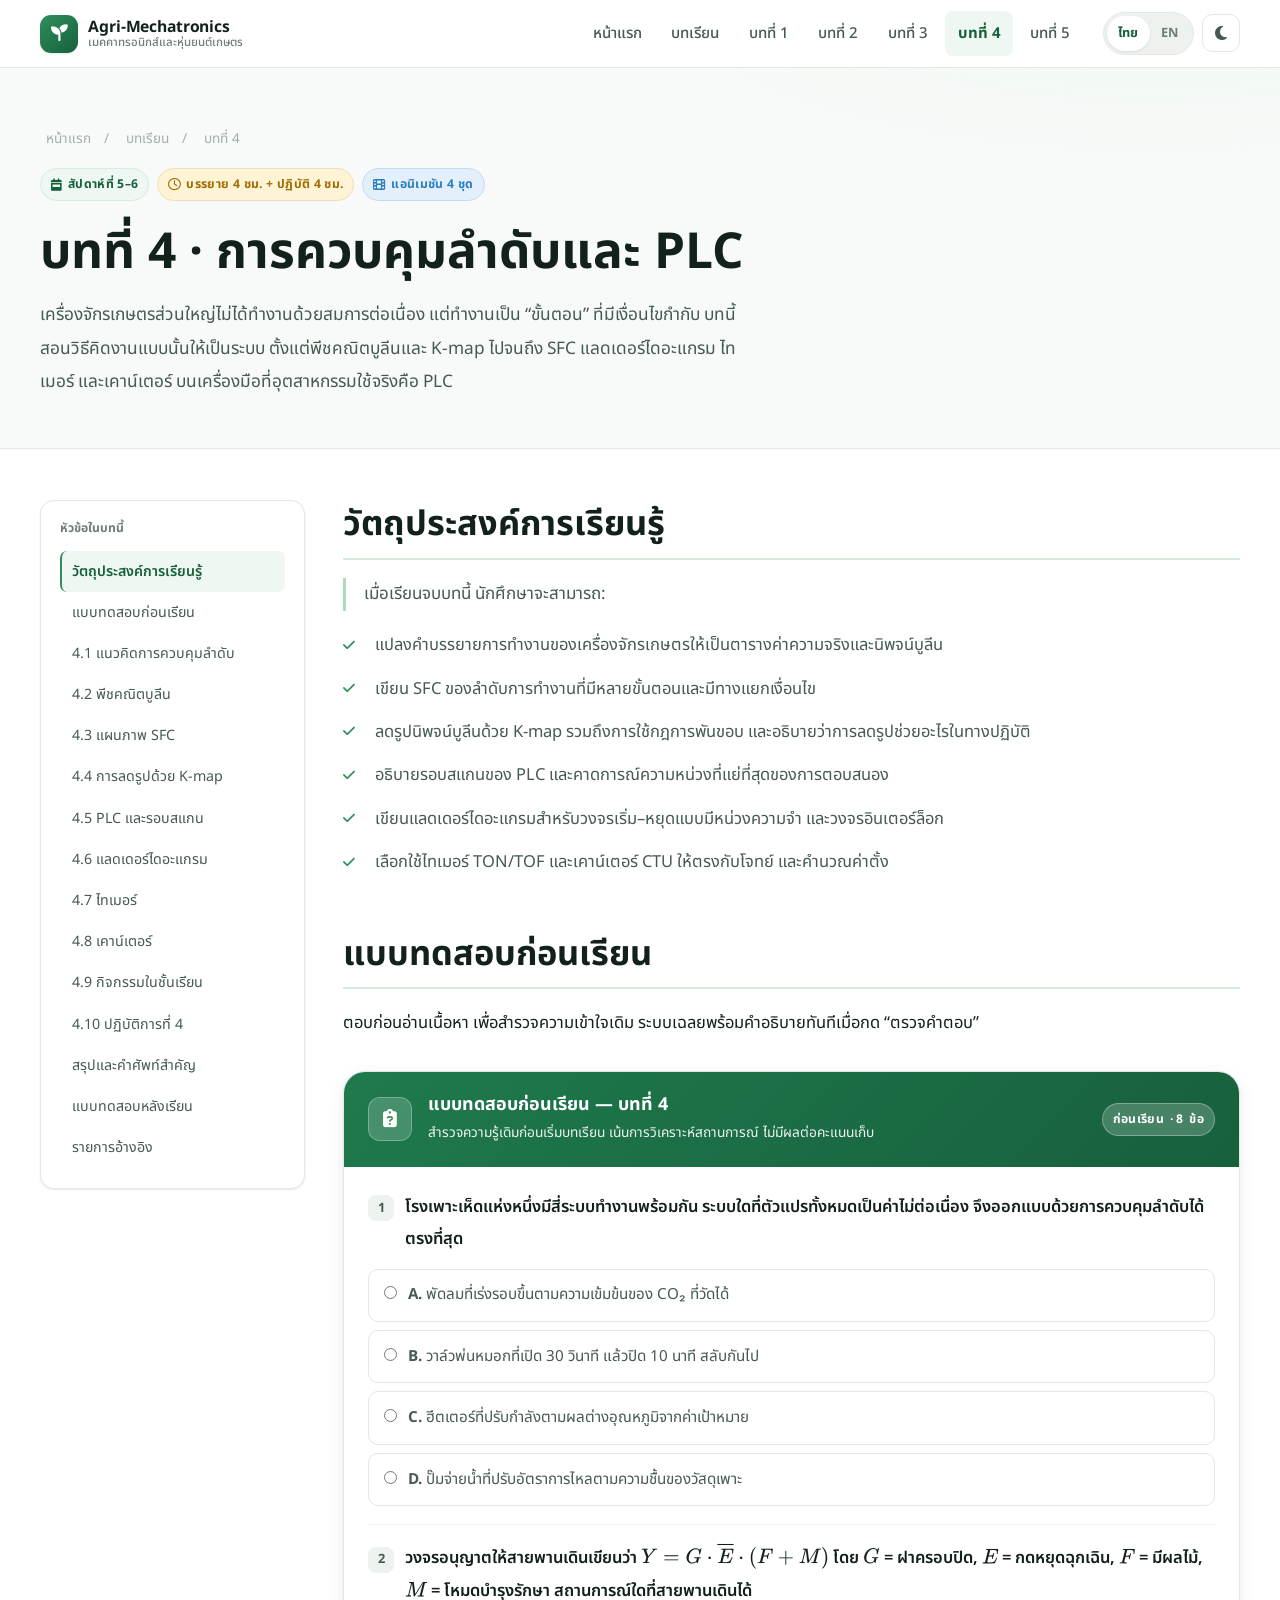
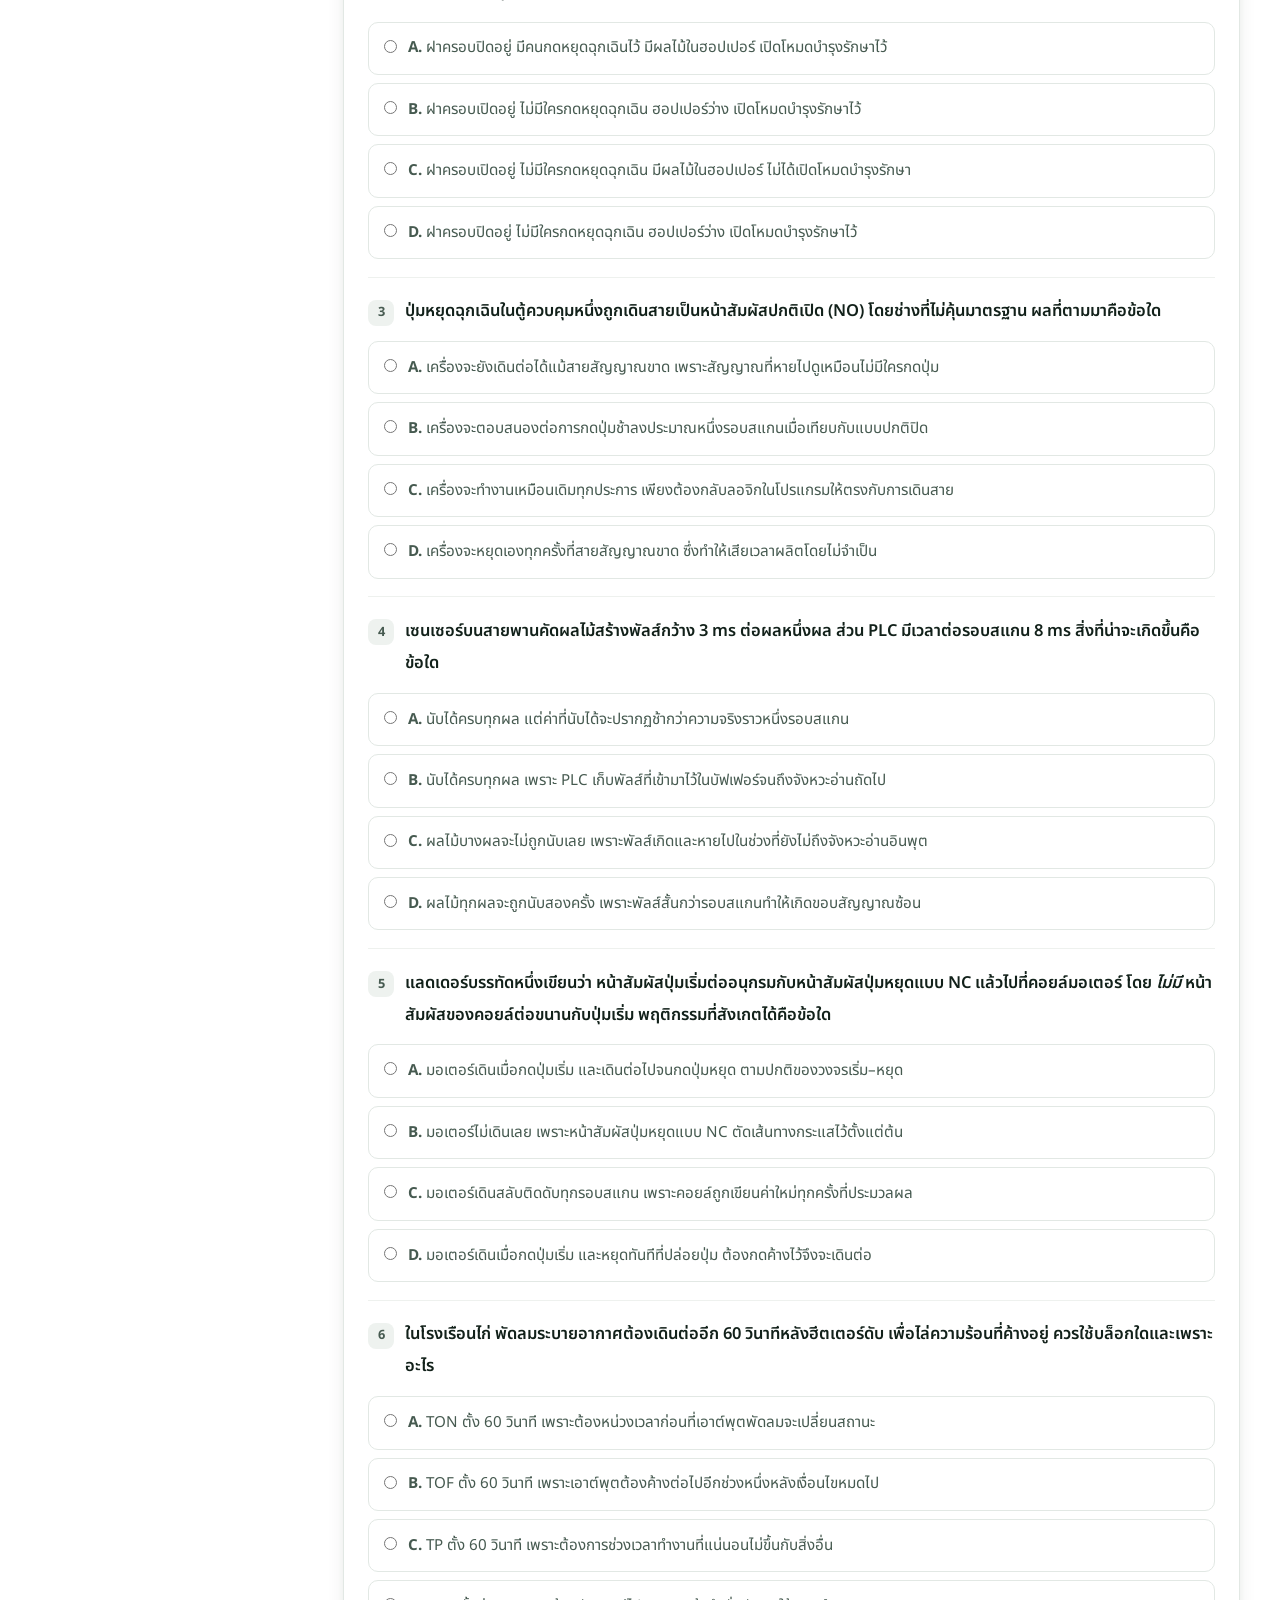
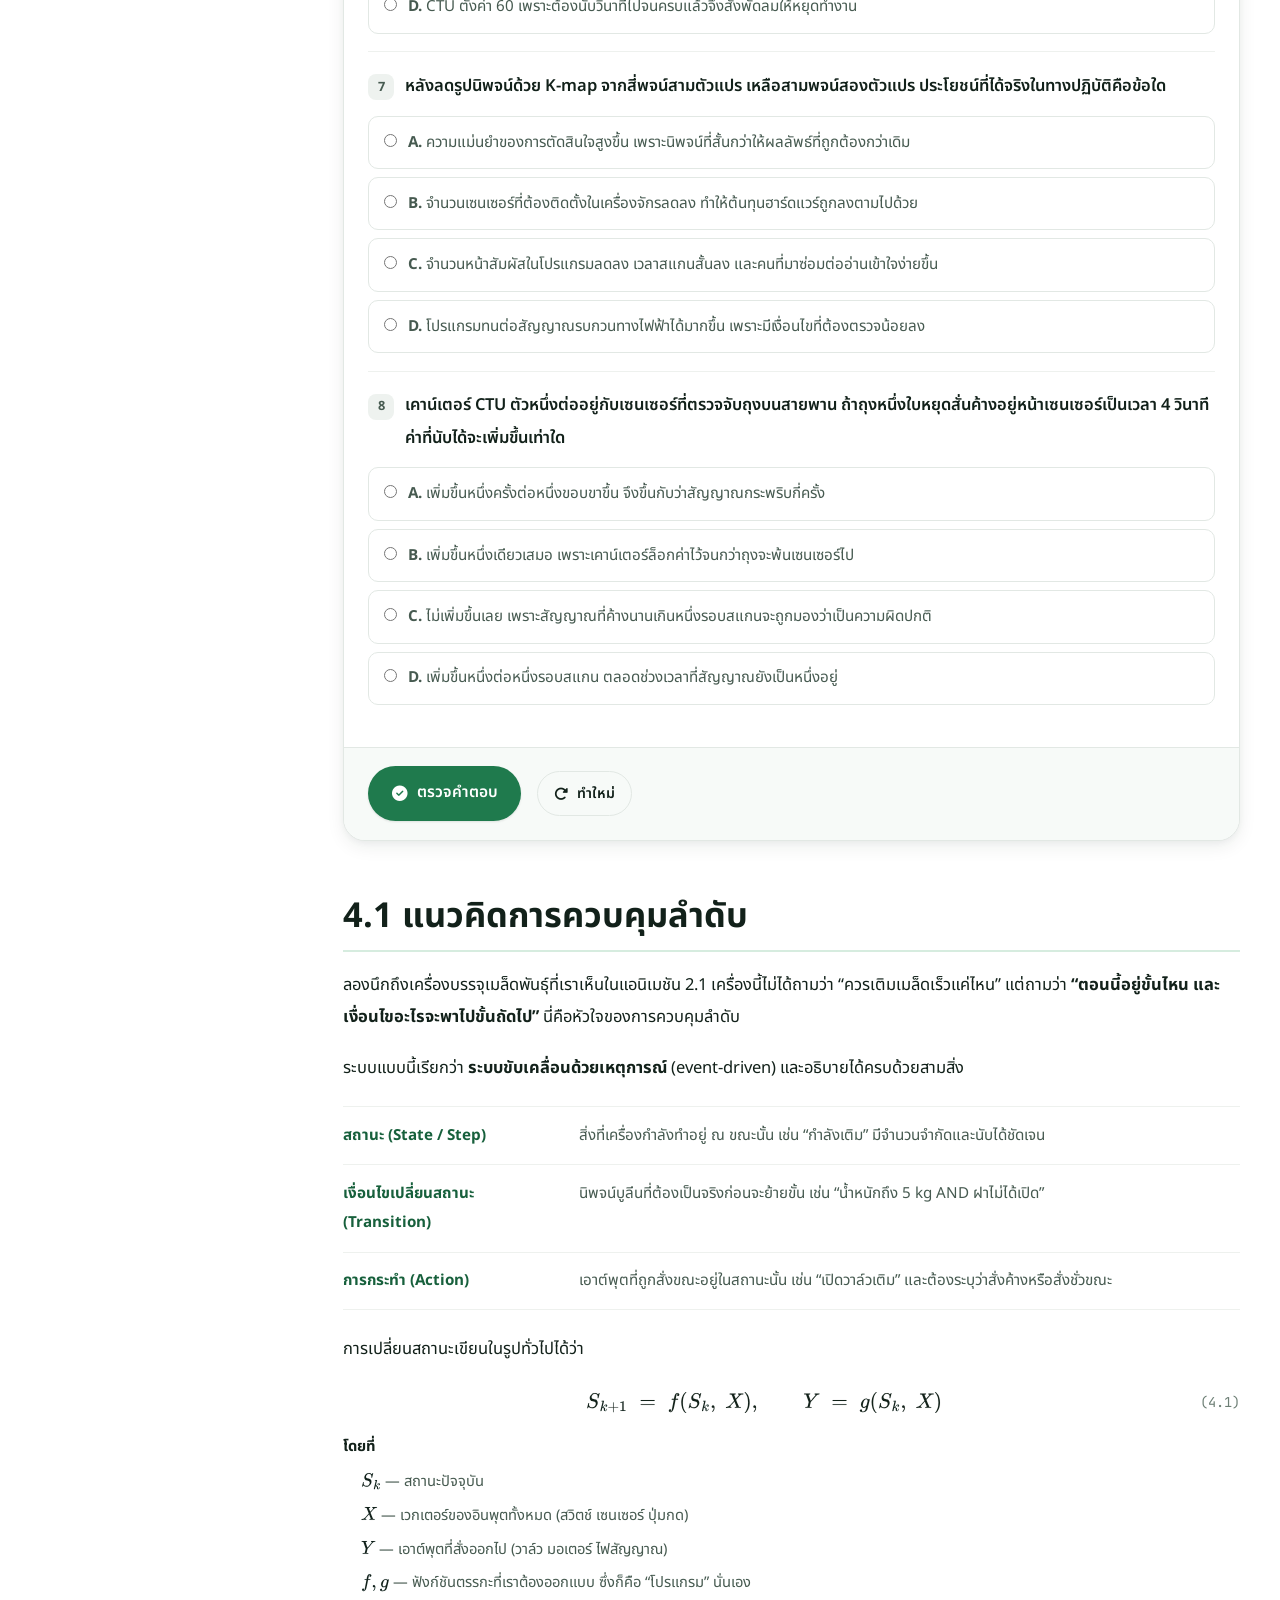
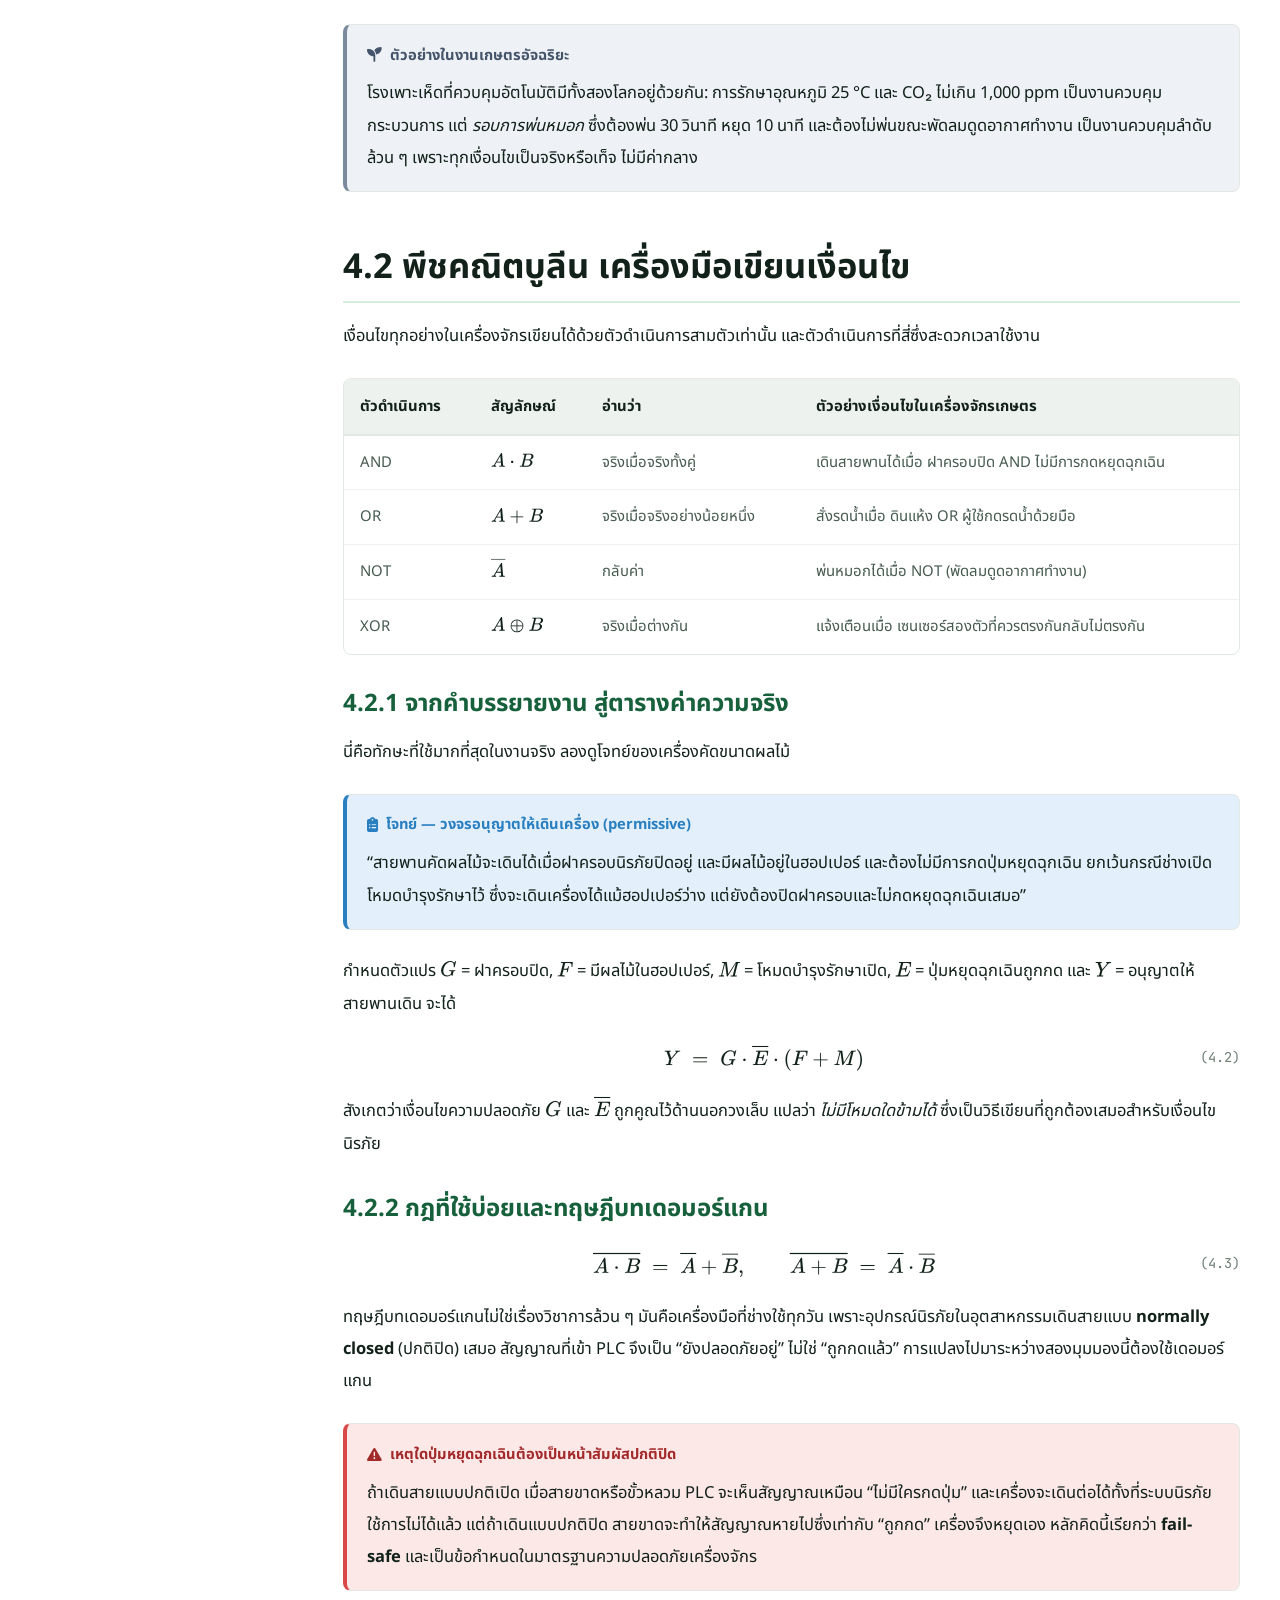
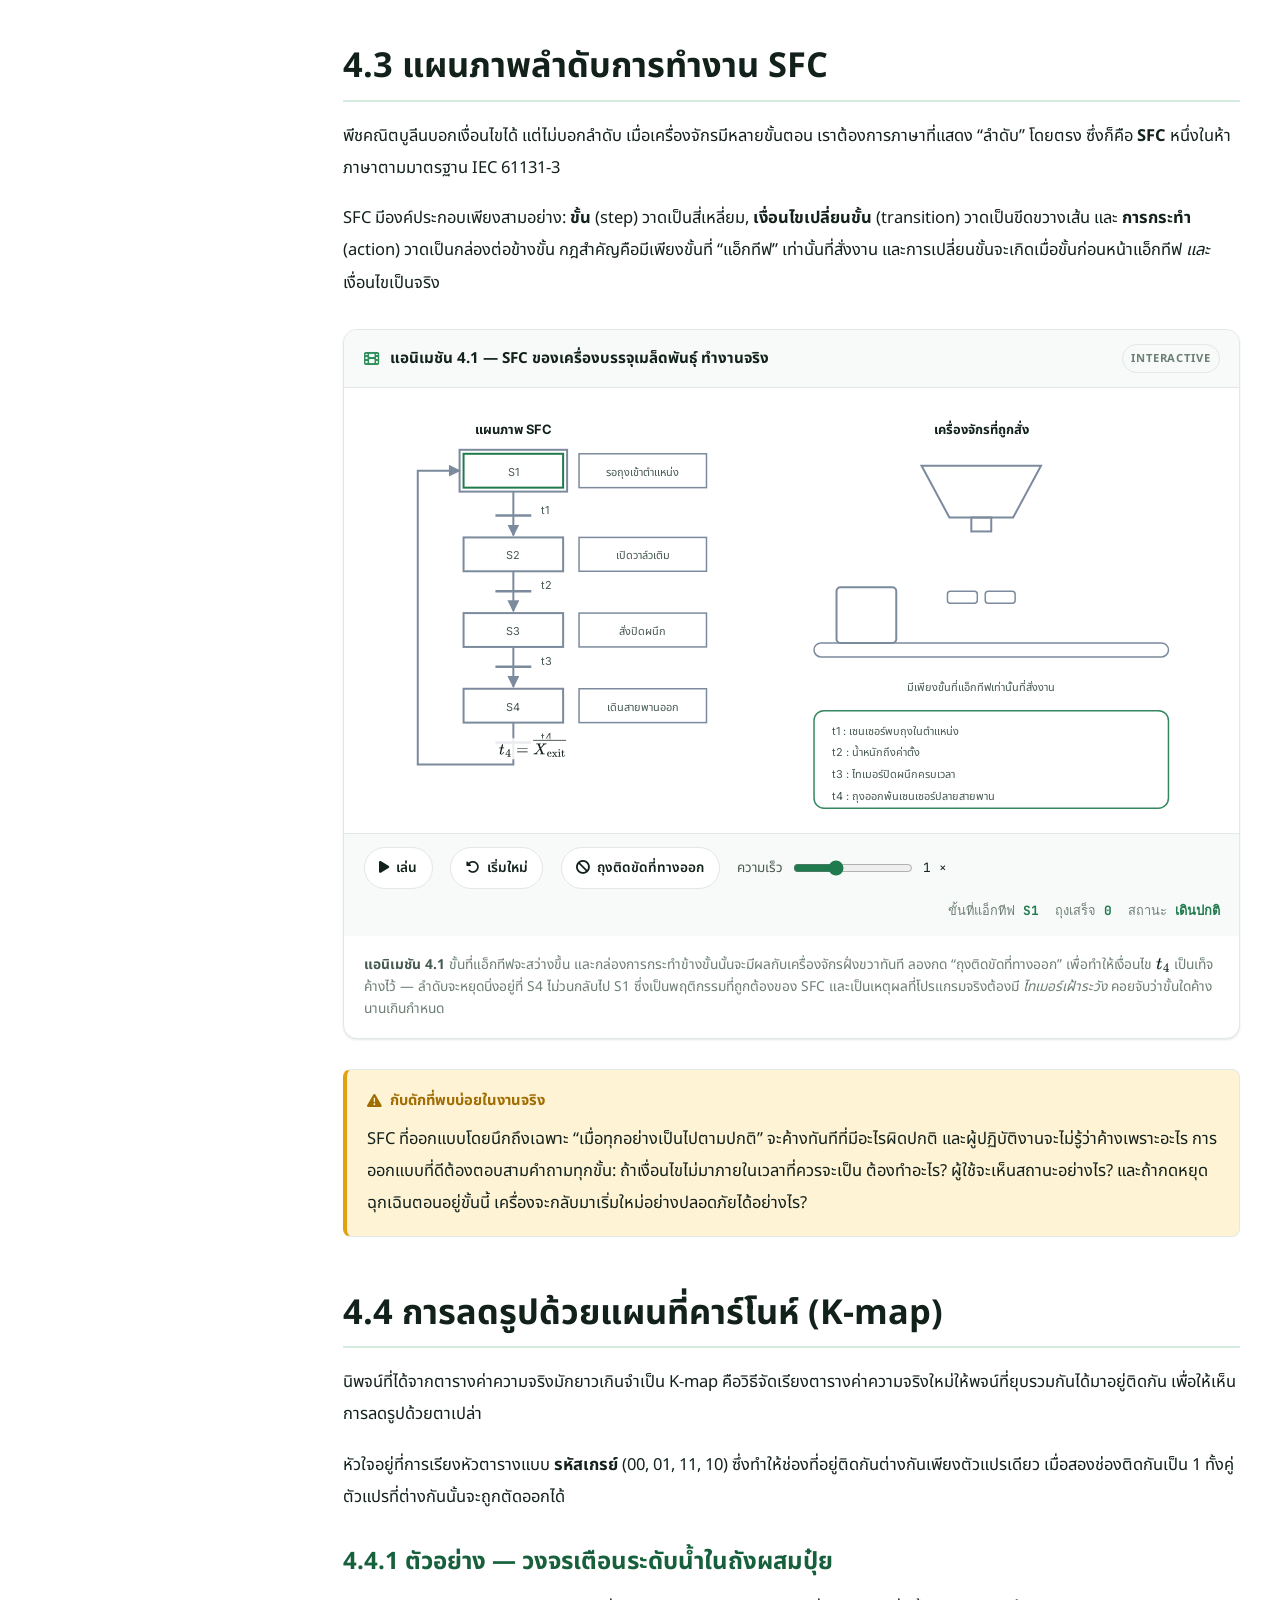
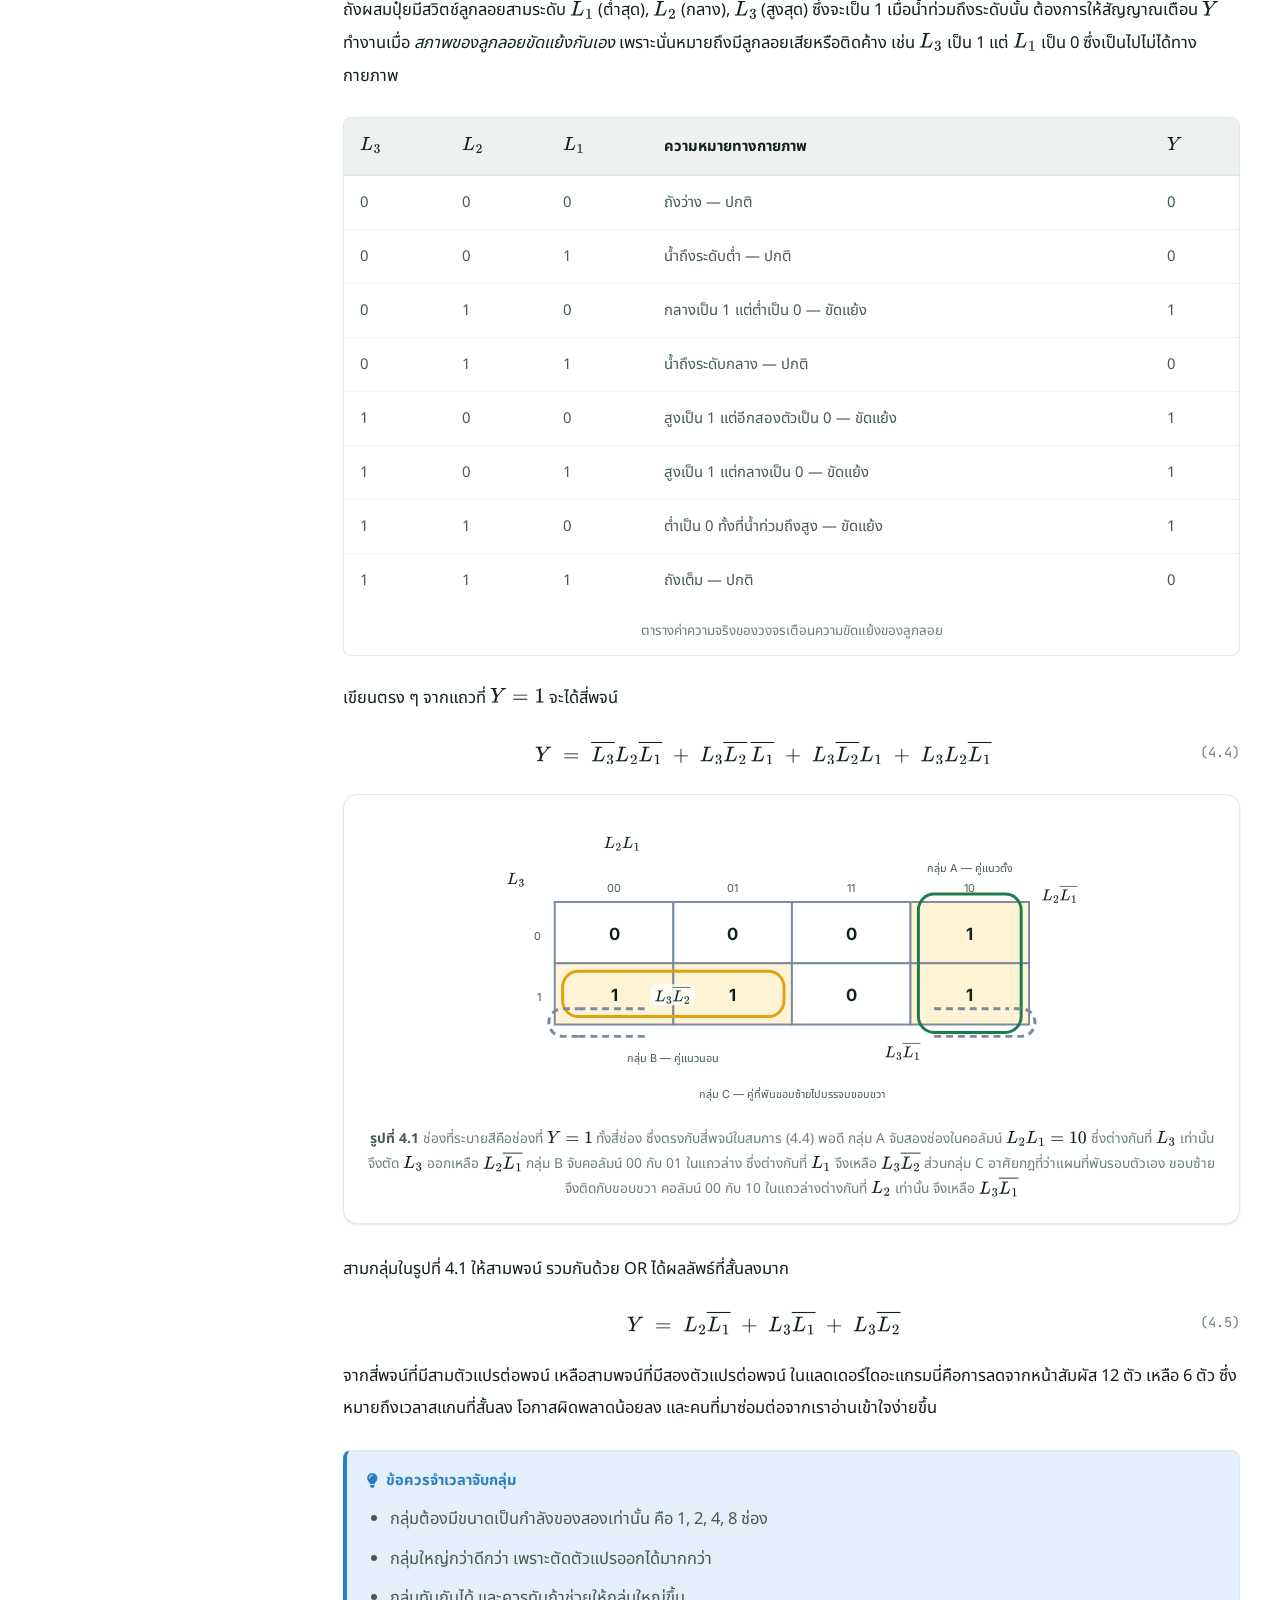
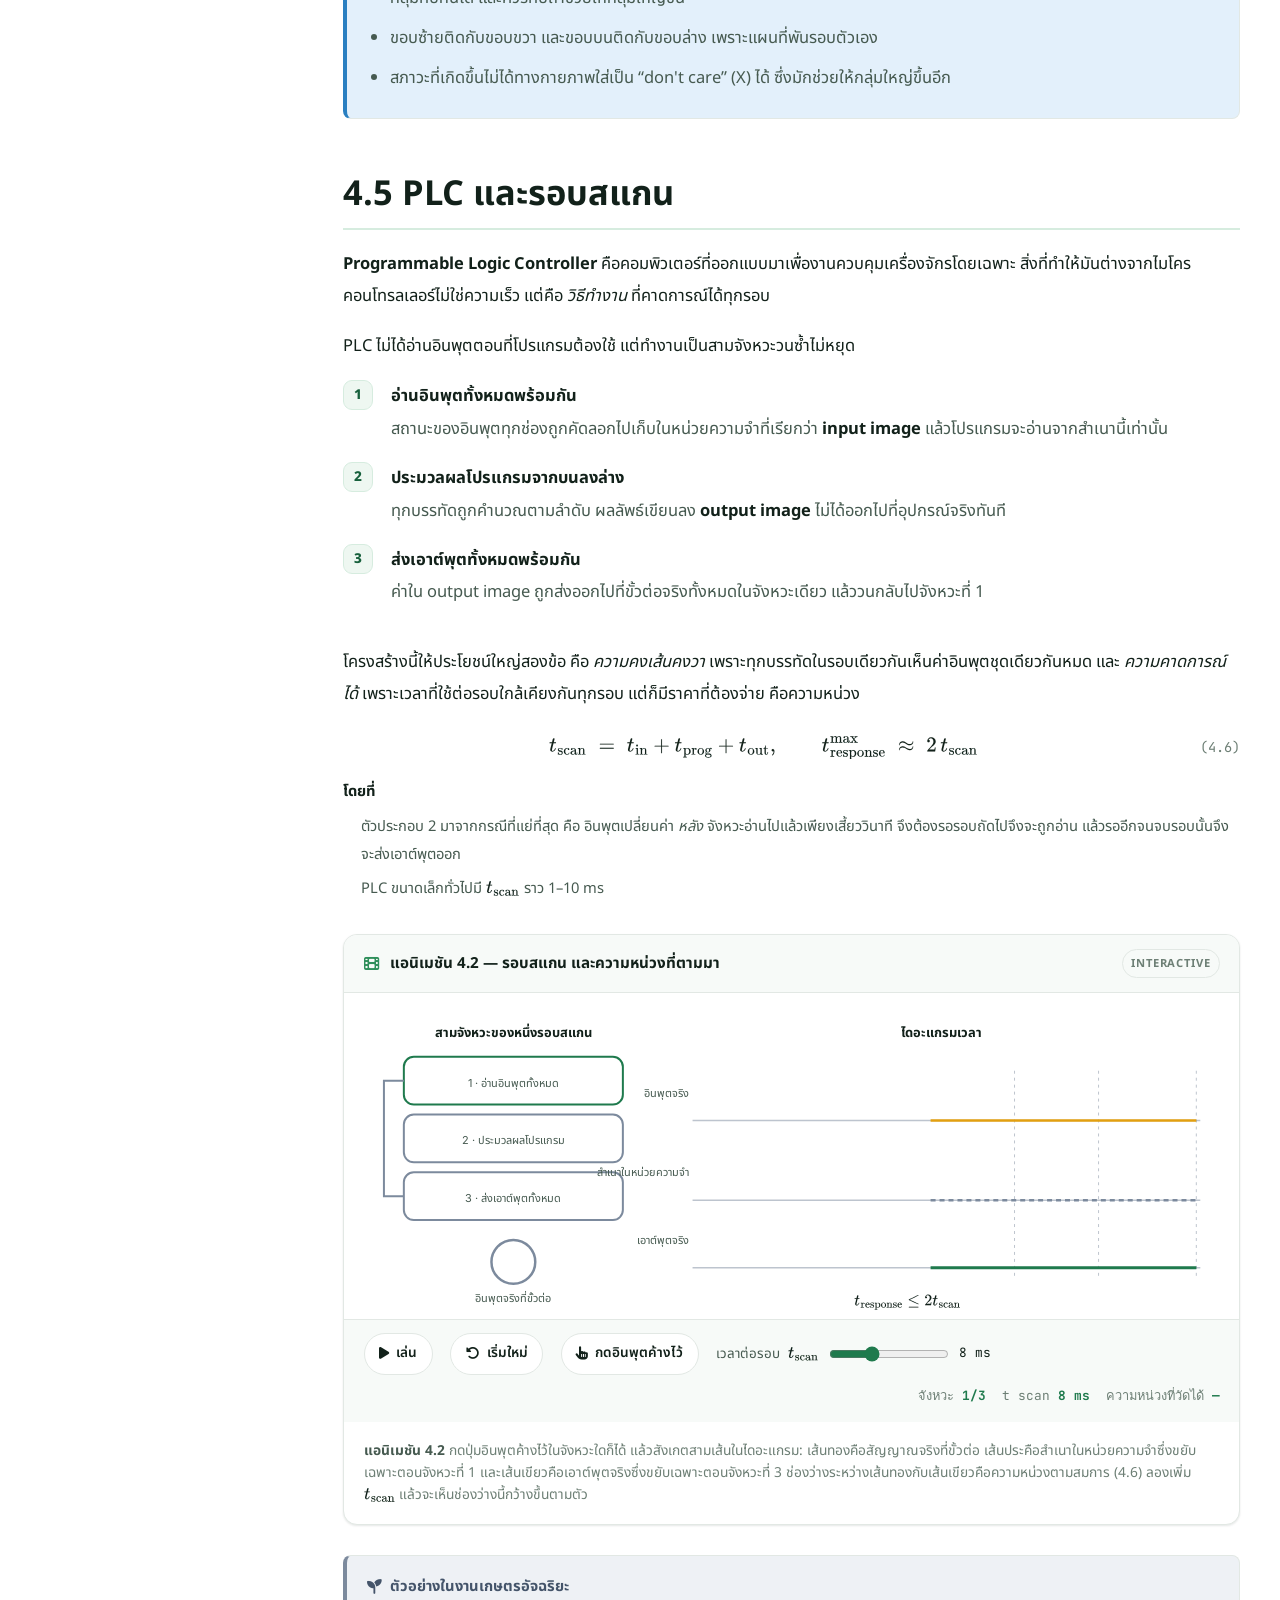
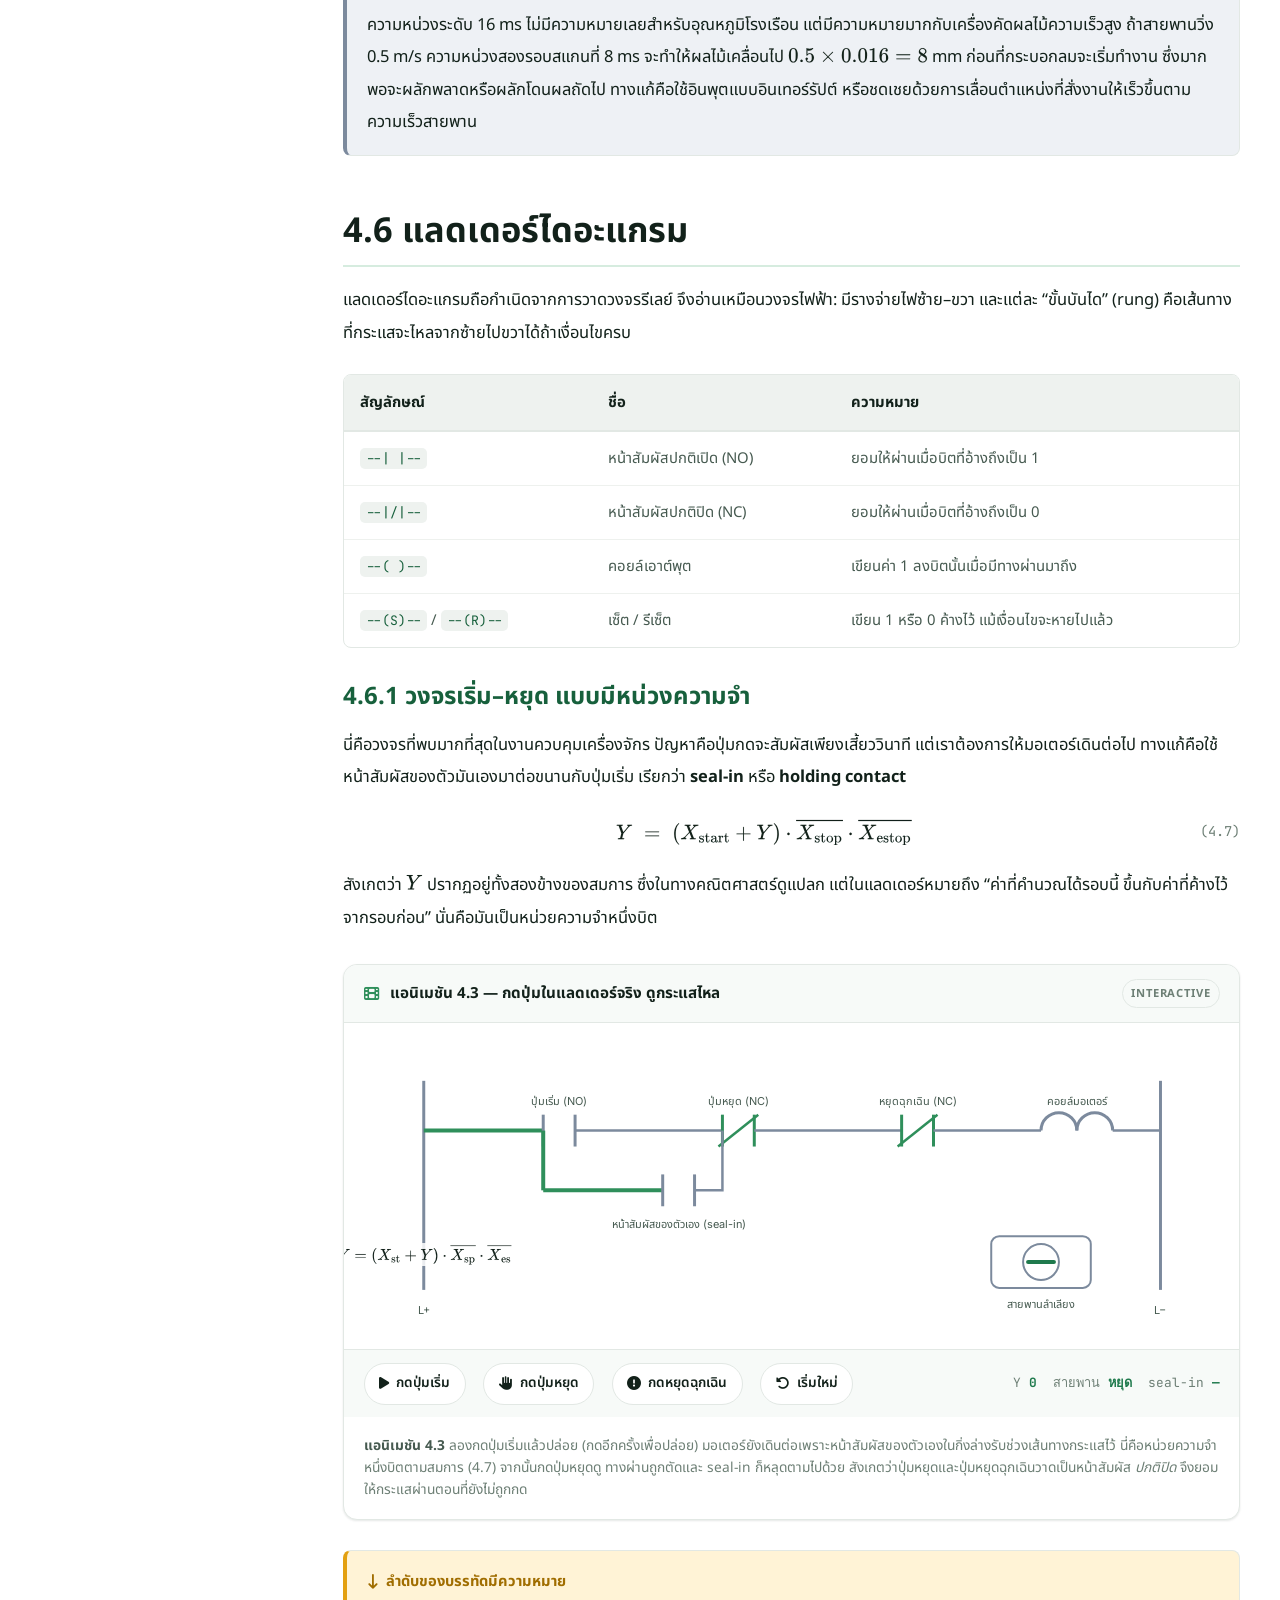
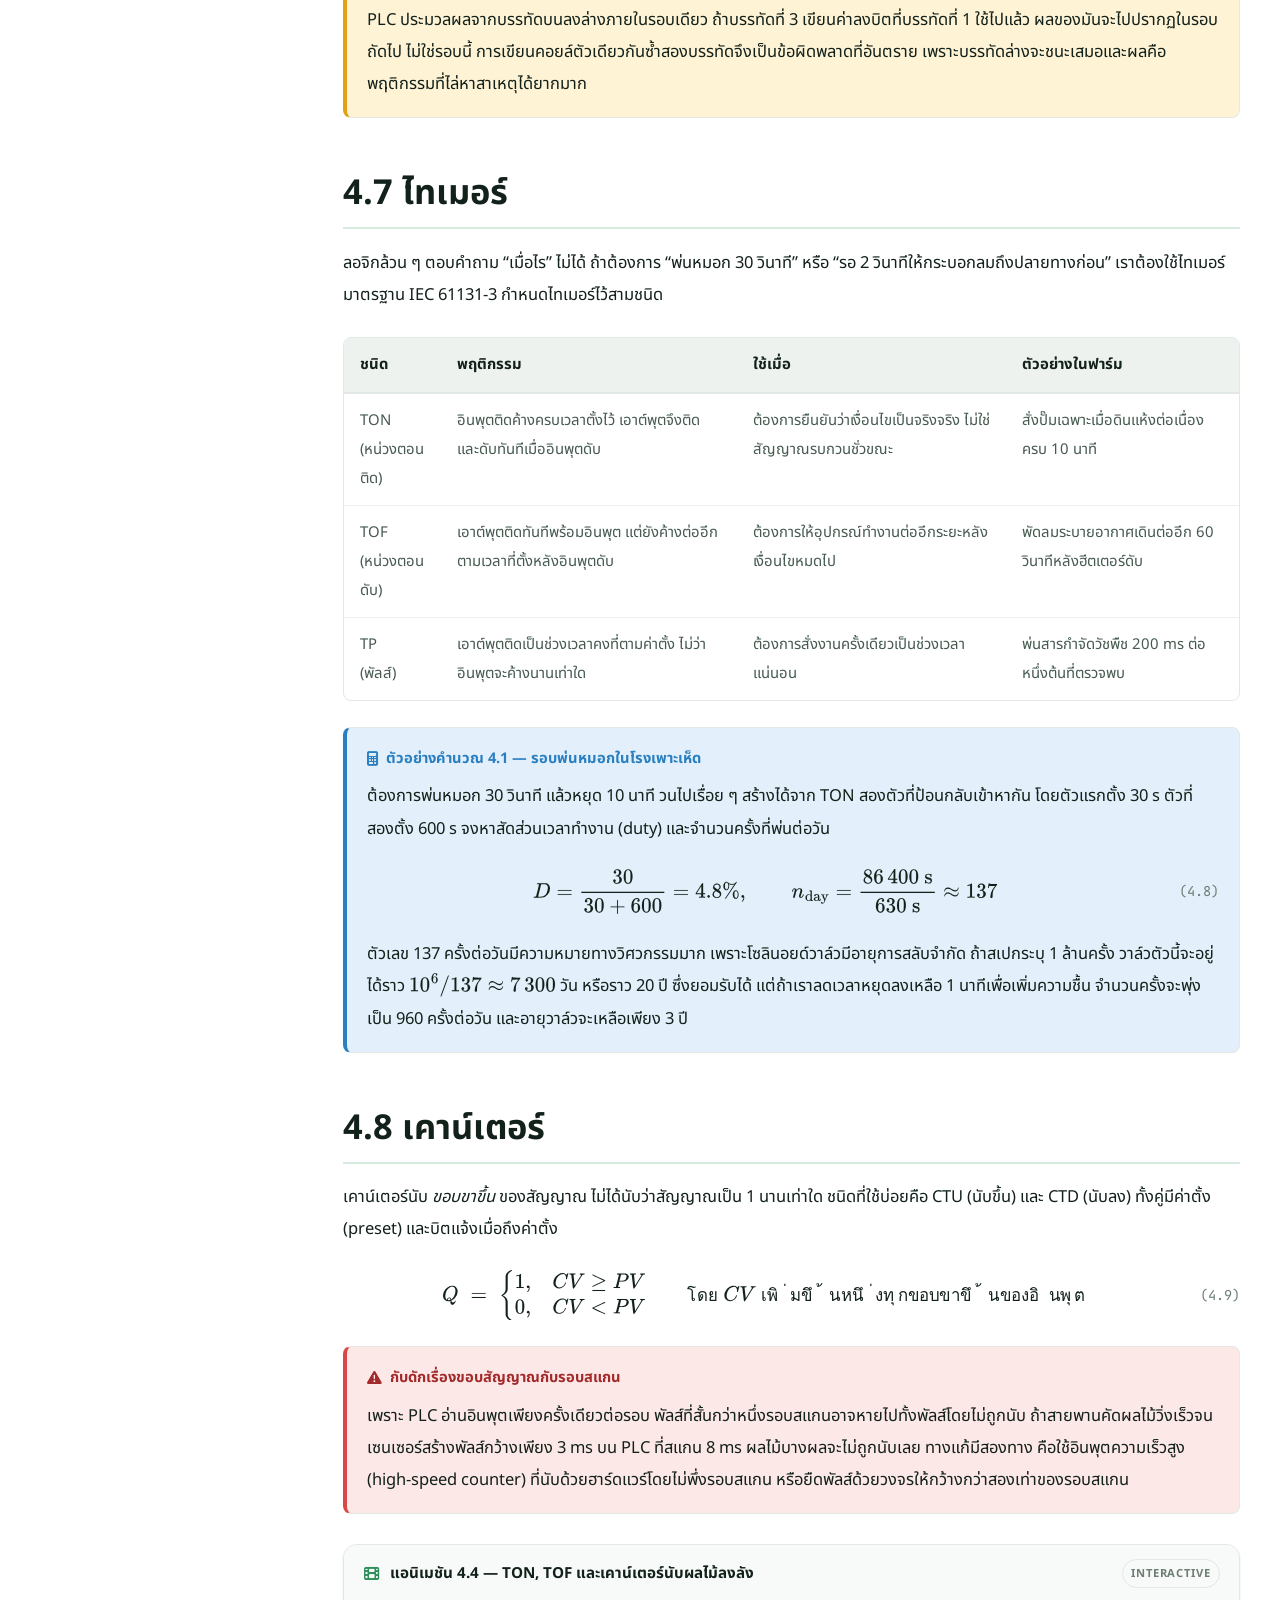
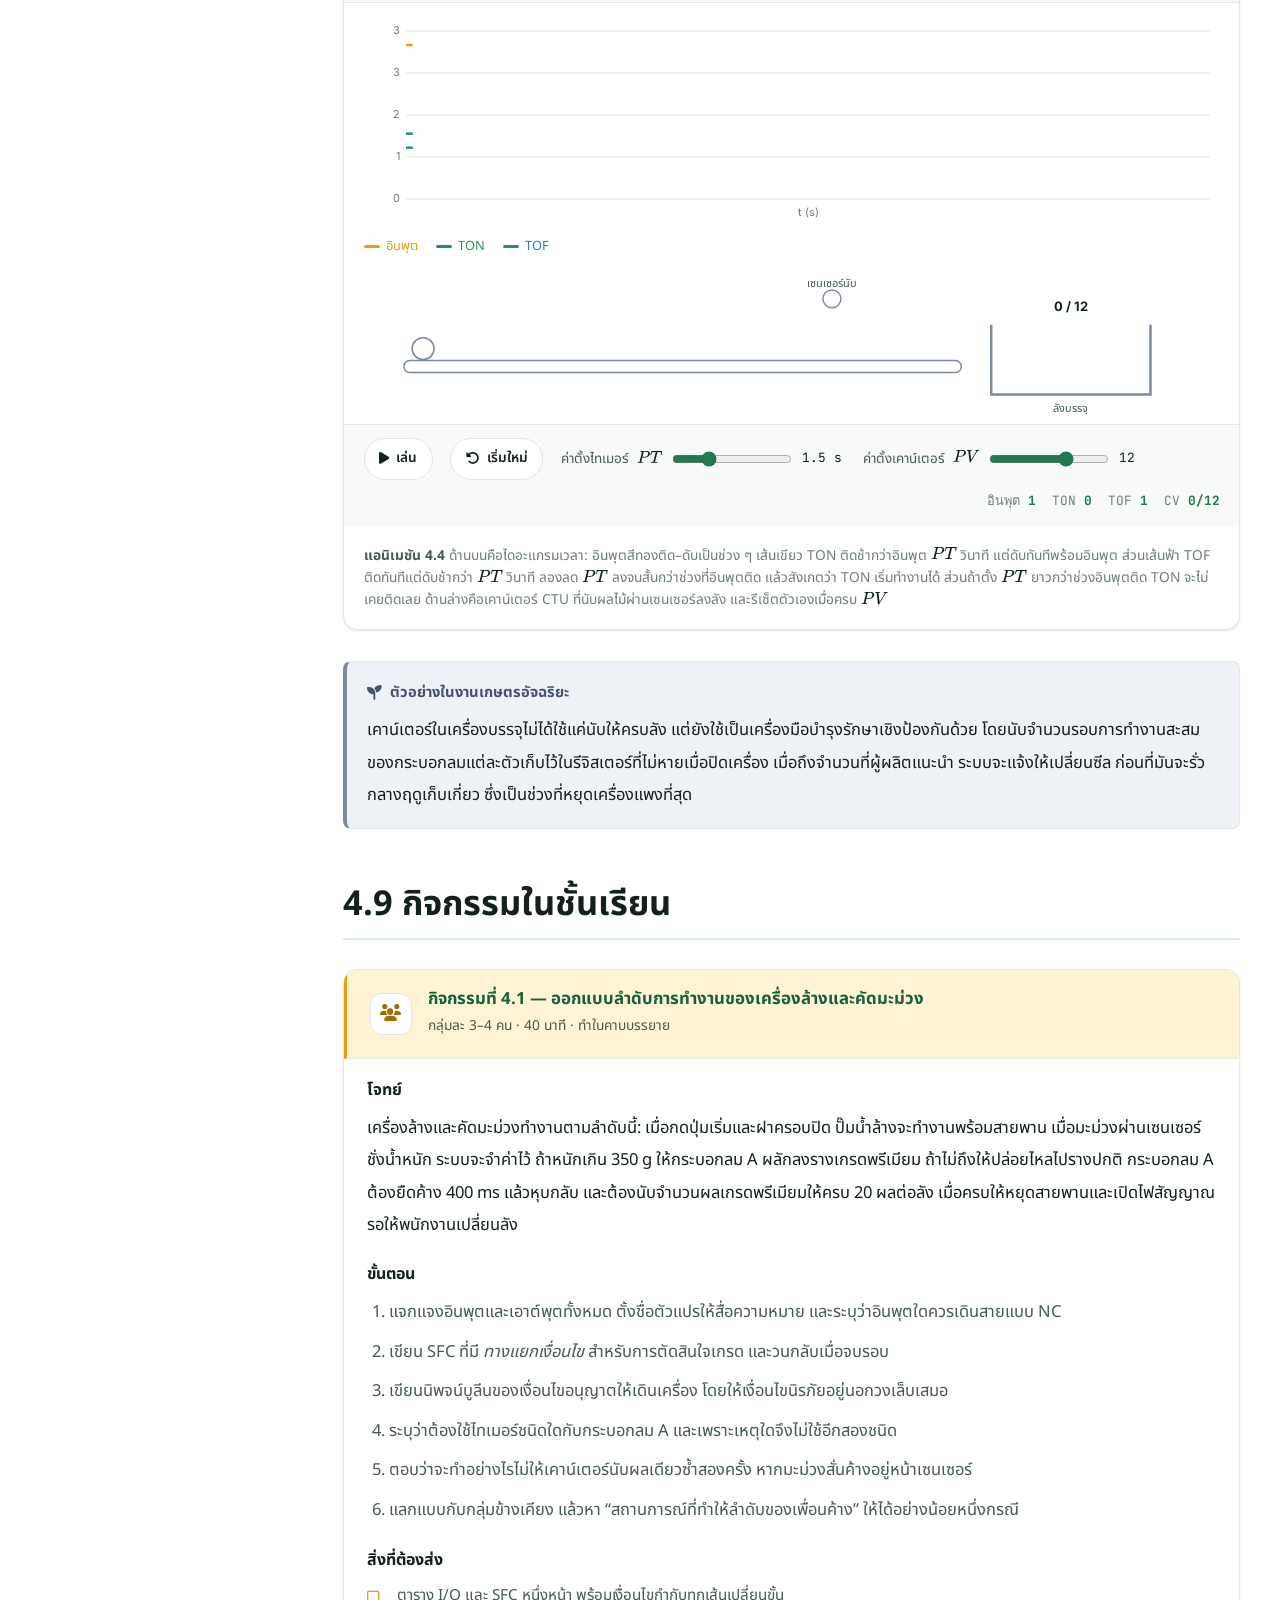
<file: chapters/ch04.html>
<!DOCTYPE html>
<html lang="th" data-lang="th" data-theme="light">
<head>
<meta charset="UTF-8">
<meta name="viewport" content="width=device-width, initial-scale=1">
<title data-title-th="บทที่ 4 · การควบคุมลำดับและ PLC" data-title-en="Chapter 4 · Sequence Control and PLC">Chapter 4 · Sequence Control and PLC</title>
<meta name="description" content="Chapter 4: sequence control concepts, Boolean logic and K-maps, SFC, the PLC scan cycle, ladder diagrams, timers and counters, with agricultural machinery examples.">
<meta name="author" content="Jedsada Saijai">
<link rel="preconnect" href="https://fonts.googleapis.com">
<link rel="preconnect" href="https://fonts.gstatic.com" crossorigin>
<link href="https://fonts.googleapis.com/css2?family=Inter:wght@400;500;600;700;800&family=Noto+Sans+Thai:wght@400;500;600;700;800&family=JetBrains+Mono:wght@400;600&display=swap" rel="stylesheet">
<link rel="stylesheet" href="https://cdnjs.cloudflare.com/ajax/libs/font-awesome/6.5.2/css/all.min.css">
<link rel="stylesheet" href="../css/style.css">
<script src="../js/math.js"></script>
<script src="../js/anim.js"></script>
<link rel="icon" href="data:image/svg+xml,<svg xmlns='http://www.w3.org/2000/svg' viewBox='0 0 100 100'><text y='.9em' font-size='90'>🌱</text></svg>">
<script>
  (function () {
    try {
      var l = localStorage.getItem('amr-lang') || 'th';
      var t = localStorage.getItem('amr-theme') || 'light';
      document.documentElement.setAttribute('data-lang', l);
      document.documentElement.setAttribute('lang', l);
      document.documentElement.setAttribute('data-theme', t);
    } catch (e) {}
  })();
</script>
</head>
<body>
<a class="skip-link" href="#main"><span data-lang-th>ข้ามไปยังเนื้อหาหลัก</span><span data-lang-en>Skip to main content</span></a>

<!-- ===================================================== Navigation ====== -->
<header class="nav">
  <div class="nav__inner">
    <a class="brand" href="../index.html">
      <span class="brand__mark"><i class="fa-solid fa-seedling"></i></span>
      <span class="brand__text">
        <b>Agri&#8209;Mechatronics</b>
        <span data-lang-th>เมคคาทรอนิกส์และหุ่นยนต์เกษตร</span>
        <span data-lang-en>Mechatronics &amp; Robotics</span>
      </span>
    </a>

    <nav class="nav__links" id="navLinks">
      <a href="../index.html"><span data-lang-th>หน้าแรก</span><span data-lang-en>Home</span></a>
      <a href="../index.html#chapters"><span data-lang-th>บทเรียน</span><span data-lang-en>Chapters</span></a>
      <a href="ch01.html"><span data-lang-th>บทที่ 1</span><span data-lang-en>Ch 1</span></a>
      <a href="ch02.html"><span data-lang-th>บทที่ 2</span><span data-lang-en>Ch 2</span></a>
      <a href="ch03.html"><span data-lang-th>บทที่ 3</span><span data-lang-en>Ch 3</span></a>
      <a href="ch04.html" class="is-active"><span data-lang-th>บทที่ 4</span><span data-lang-en>Ch 4</span></a>
      <a href="ch05.html"><span data-lang-th>บทที่ 5</span><span data-lang-en>Ch 5</span></a>
    </nav>

    <div class="nav__tools">
      <div class="lang-switch" role="group" aria-label="Language">
        <button type="button" data-set-lang="th" aria-pressed="true">ไทย</button>
        <button type="button" data-set-lang="en" aria-pressed="false">EN</button>
      </div>
      <button class="icon-btn" type="button" data-toggle-theme aria-label="Toggle dark mode"><i class="fa-solid fa-moon"></i></button>
      <button class="icon-btn nav__toggle" type="button" aria-label="Menu" aria-expanded="false" aria-controls="navLinks"><i class="fa-solid fa-bars"></i></button>
    </div>
  </div>
</header>
<div class="reading-bar"></div>

<!-- ==================================================== Chapter hero ===== -->
<section class="ch-hero">
  <div class="wrap">
    <div class="crumbs">
      <a href="../index.html"><span data-lang-th>หน้าแรก</span><span data-lang-en>Home</span></a><span>/</span>
      <a href="../index.html#chapters"><span data-lang-th>บทเรียน</span><span data-lang-en>Chapters</span></a><span>/</span>
      <span data-lang-th>บทที่ 4</span><span data-lang-en>Chapter 4</span>
    </div>

    <div class="ch-hero__meta">
      <span class="badge"><i class="fa-solid fa-calendar-week"></i> <span data-lang-th>สัปดาห์ที่ 5–6</span><span data-lang-en>Weeks 5–6</span></span>
      <span class="badge badge--gold"><i class="fa-regular fa-clock"></i> <span data-lang-th>บรรยาย 4 ชม. + ปฏิบัติ 4 ชม.</span><span data-lang-en>4 h lecture + 4 h laboratory</span></span>
      <span class="badge badge--sky"><i class="fa-solid fa-film"></i> <span data-lang-th>แอนิเมชัน 4 ชุด</span><span data-lang-en>4 animations</span></span>
    </div>

    <h1>
      <span data-lang-th>บทที่ 4 · การควบคุมลำดับและ PLC</span>
      <span data-lang-en>Chapter 4 · Sequence Control and PLC</span>
    </h1>
    <p class="ch-hero__lead">
      <span data-lang-th>เครื่องจักรเกษตรส่วนใหญ่ไม่ได้ทำงานด้วยสมการต่อเนื่อง แต่ทำงานเป็น “ขั้นตอน” ที่มีเงื่อนไขกำกับ บทนี้สอนวิธีคิดงานแบบนั้นให้เป็นระบบ ตั้งแต่พีชคณิตบูลีนและ K-map ไปจนถึง SFC แลดเดอร์ไดอะแกรม ไทเมอร์ และเคาน์เตอร์ บนเครื่องมือที่อุตสาหกรรมใช้จริงคือ PLC</span>
      <span data-lang-en>Most agricultural machines do not run on continuous equations; they run as <em>steps</em> gated by conditions. This chapter teaches that way of thinking properly — Boolean algebra and K-maps, SFC, ladder diagrams, timers and counters — on the tool industry actually uses: the PLC.</span>
    </p>
  </div>
</section>

<main id="main">
<div class="wrap ch-layout">

  <!-- ================================================== Sidebar TOC ====== -->
  <aside class="toc">
    <h4><span data-lang-th>หัวข้อในบทนี้</span><span data-lang-en>In this chapter</span></h4>
    <ol>
      <li><a href="#objectives"><span data-lang-th>วัตถุประสงค์การเรียนรู้</span><span data-lang-en>Learning objectives</span></a></li>
      <li><a href="#pretest"><span data-lang-th>แบบทดสอบก่อนเรียน</span><span data-lang-en>Pre-test</span></a></li>
      <li><a href="#concept"><span data-lang-th>4.1 แนวคิดการควบคุมลำดับ</span><span data-lang-en>4.1 The sequence idea</span></a></li>
      <li><a href="#boolean"><span data-lang-th>4.2 พีชคณิตบูลีน</span><span data-lang-en>4.2 Boolean algebra</span></a></li>
      <li><a href="#sfc"><span data-lang-th>4.3 แผนภาพ SFC</span><span data-lang-en>4.3 Sequential function charts</span></a></li>
      <li><a href="#kmap"><span data-lang-th>4.4 การลดรูปด้วย K-map</span><span data-lang-en>4.4 Simplifying with K-maps</span></a></li>
      <li><a href="#plc"><span data-lang-th>4.5 PLC และรอบสแกน</span><span data-lang-en>4.5 The PLC and its scan</span></a></li>
      <li><a href="#ladder"><span data-lang-th>4.6 แลดเดอร์ไดอะแกรม</span><span data-lang-en>4.6 Ladder diagrams</span></a></li>
      <li><a href="#timer"><span data-lang-th>4.7 ไทเมอร์</span><span data-lang-en>4.7 Timers</span></a></li>
      <li><a href="#counter"><span data-lang-th>4.8 เคาน์เตอร์</span><span data-lang-en>4.8 Counters</span></a></li>
      <li><a href="#activity"><span data-lang-th>4.9 กิจกรรมในชั้นเรียน</span><span data-lang-en>4.9 In-class activity</span></a></li>
      <li><a href="#lab"><span data-lang-th>4.10 ปฏิบัติการที่ 4</span><span data-lang-en>4.10 Laboratory 4</span></a></li>
      <li><a href="#summary"><span data-lang-th>สรุปและคำศัพท์สำคัญ</span><span data-lang-en>Summary &amp; key terms</span></a></li>
      <li><a href="#posttest"><span data-lang-th>แบบทดสอบหลังเรียน</span><span data-lang-en>Post-test</span></a></li>
      <li><a href="#references"><span data-lang-th>รายการอ้างอิง</span><span data-lang-en>References</span></a></li>
    </ol>
  </aside>

  <!-- ===================================================== Article ======= -->
  <article class="article">

    <!-- ----------------------------------------------- Objectives ------- -->
    <section id="objectives">
      <h2><span data-lang-th>วัตถุประสงค์การเรียนรู้</span><span data-lang-en>Learning objectives</span></h2>
      <p class="lead">
        <span data-lang-th>เมื่อเรียนจบบทนี้ นักศึกษาจะสามารถ:</span>
        <span data-lang-en>After completing this chapter, students will be able to:</span>
      </p>
      <ul class="objectives">
        <li><span data-lang-th>แปลงคำบรรยายการทำงานของเครื่องจักรเกษตรให้เป็นตารางค่าความจริงและนิพจน์บูลีน</span><span data-lang-en>Turn a verbal description of an agricultural machine into a truth table and a Boolean expression.</span></li>
        <li><span data-lang-th>เขียน SFC ของลำดับการทำงานที่มีหลายขั้นตอนและมีทางแยกเงื่อนไข</span><span data-lang-en>Draw an SFC for a multi-step sequence that includes a conditional branch.</span></li>
        <li><span data-lang-th>ลดรูปนิพจน์บูลีนด้วย K-map รวมถึงการใช้กฎการพันขอบ และอธิบายว่าการลดรูปช่วยอะไรในทางปฏิบัติ</span><span data-lang-en>Minimise a Boolean expression with a K-map, including the wrap-around rule, and explain what minimisation buys in practice.</span></li>
        <li><span data-lang-th>อธิบายรอบสแกนของ PLC และคาดการณ์ความหน่วงที่แย่ที่สุดของการตอบสนอง</span><span data-lang-en>Explain the PLC scan cycle and predict the worst-case response delay.</span></li>
        <li><span data-lang-th>เขียนแลดเดอร์ไดอะแกรมสำหรับวงจรเริ่ม–หยุดแบบมีหน่วงความจำ และวงจรอินเตอร์ล็อก</span><span data-lang-en>Write ladder logic for a latched start–stop circuit and for an interlock.</span></li>
        <li><span data-lang-th>เลือกใช้ไทเมอร์ TON/TOF และเคาน์เตอร์ CTU ให้ตรงกับโจทย์ และคำนวณค่าตั้ง</span><span data-lang-en>Select TON, TOF and CTU blocks correctly and compute their preset values.</span></li>
      </ul>
    </section>

    <!-- ------------------------------------------------- Pre-test ------- -->
    <section id="pretest">
      <h2><span data-lang-th>แบบทดสอบก่อนเรียน</span><span data-lang-en>Pre-test</span></h2>
      <p>
        <span data-lang-th>ตอบก่อนอ่านเนื้อหา เพื่อสำรวจความเข้าใจเดิม ระบบเฉลยพร้อมคำอธิบายทันทีเมื่อกด “ตรวจคำตอบ”</span>
        <span data-lang-en>Answer before reading. Explanations appear as soon as you check your answers.</span>
      </p>
      <div data-quiz="ch04-pre"></div>
    </section>

    <!-- ---------------------------------------------------- 4.1 --------- -->
    <section id="concept">
      <h2><span data-lang-th>4.1 แนวคิดการควบคุมลำดับ</span><span data-lang-en>4.1 The sequence idea</span></h2>

      <p>
        <span data-lang-th>ลองนึกถึงเครื่องบรรจุเมล็ดพันธุ์ที่เราเห็นในแอนิเมชัน 2.1 เครื่องนี้ไม่ได้ถามว่า “ควรเติมเมล็ดเร็วแค่ไหน” แต่ถามว่า <strong>“ตอนนี้อยู่ขั้นไหน และเงื่อนไขอะไรจะพาไปขั้นถัดไป”</strong> นี่คือหัวใจของการควบคุมลำดับ</span>
        <span data-lang-en>Think back to the seed-bagging machine of Animation 2.1. It never asks “how fast should I fill?” It asks <strong>“which step am I on, and what condition takes me to the next?”</strong> That is the whole of sequence control.</span>
      </p>

      <p>
        <span data-lang-th>ระบบแบบนี้เรียกว่า <strong>ระบบขับเคลื่อนด้วยเหตุการณ์</strong> (event-driven) และอธิบายได้ครบด้วยสามสิ่ง</span>
        <span data-lang-en>Such a system is <strong>event-driven</strong>, and three things describe it completely:</span>
      </p>

      <div class="deflist">
        <div class="deflist__item">
          <div class="deflist__term"><span data-lang-th>สถานะ (State / Step)</span><span data-lang-en>State or step</span></div>
          <div class="deflist__def"><span data-lang-th>สิ่งที่เครื่องกำลังทำอยู่ ณ ขณะนั้น เช่น “กำลังเติม” มีจำนวนจำกัดและนับได้ชัดเจน</span><span data-lang-en>What the machine is doing right now — “filling”, say. The set of states is finite and countable.</span></div>
        </div>
        <div class="deflist__item">
          <div class="deflist__term"><span data-lang-th>เงื่อนไขเปลี่ยนสถานะ (Transition)</span><span data-lang-en>Transition</span></div>
          <div class="deflist__def"><span data-lang-th>นิพจน์บูลีนที่ต้องเป็นจริงก่อนจะย้ายขั้น เช่น “น้ำหนักถึง 5 kg AND ฝาไม่ได้เปิด”</span><span data-lang-en>A Boolean expression that must be true before the step advances: “weight reached 5 kg AND lid not open”.</span></div>
        </div>
        <div class="deflist__item">
          <div class="deflist__term"><span data-lang-th>การกระทำ (Action)</span><span data-lang-en>Action</span></div>
          <div class="deflist__def"><span data-lang-th>เอาต์พุตที่ถูกสั่งขณะอยู่ในสถานะนั้น เช่น “เปิดวาล์วเติม” และต้องระบุว่าสั่งค้างหรือสั่งชั่วขณะ</span><span data-lang-en>The outputs commanded while that step is active — “open the fill valve” — stating whether the command is held or momentary.</span></div>
        </div>
      </div>

      <p>
        <span data-lang-th>การเปลี่ยนสถานะเขียนในรูปทั่วไปได้ว่า</span>
        <span data-lang-en>A state change can be written in general form as</span>
      </p>

      <div class="eq">
        <div class="eq__body">$$ S_{k+1} \;=\; f\!\left( S_k,\; X \right), \qquad Y \;=\; g\!\left( S_k,\; X \right) $$</div>
        <div class="eq__num">(4.1)</div>
      </div>

      <div class="where">
        <span data-lang-th><strong>โดยที่</strong></span><span data-lang-en><strong>where</strong></span>
        <ul>
          <li>\( S_k \) — <span data-lang-th>สถานะปัจจุบัน</span><span data-lang-en>the present state</span></li>
          <li>\( X \) — <span data-lang-th>เวกเตอร์ของอินพุตทั้งหมด (สวิตช์ เซนเซอร์ ปุ่มกด)</span><span data-lang-en>the vector of all inputs: switches, sensors, push-buttons</span></li>
          <li>\( Y \) — <span data-lang-th>เอาต์พุตที่สั่งออกไป (วาล์ว มอเตอร์ ไฟสัญญาณ)</span><span data-lang-en>the commanded outputs: valves, motors, indicator lamps</span></li>
          <li>\( f, g \) — <span data-lang-th>ฟังก์ชันตรรกะที่เราต้องออกแบบ ซึ่งก็คือ “โปรแกรม” นั่นเอง</span><span data-lang-en>the logic functions we must design — which is exactly what “the program” is</span></li>
        </ul>
      </div>

      <div class="callout callout--note">
        <div class="callout__title"><i class="fa-solid fa-seedling"></i> <span data-lang-th>ตัวอย่างในงานเกษตรอัจฉริยะ</span><span data-lang-en>In smart-farm practice</span></div>
        <p class="mb-0">
          <span data-lang-th>โรงเพาะเห็ดที่ควบคุมอัตโนมัติมีทั้งสองโลกอยู่ด้วยกัน: การรักษาอุณหภูมิ 25 °C และ CO₂ ไม่เกิน 1,000 ppm เป็นงานควบคุมกระบวนการ แต่ <em>รอบการพ่นหมอก</em> ซึ่งต้องพ่น 30 วินาที หยุด 10 นาที และต้องไม่พ่นขณะพัดลมดูดอากาศทำงาน เป็นงานควบคุมลำดับล้วน ๆ เพราะทุกเงื่อนไขเป็นจริงหรือเท็จ ไม่มีค่ากลาง</span>
          <span data-lang-en>An automated mushroom house contains both worlds. Holding 25 °C and CO₂ below 1,000 ppm is process control. But the <em>misting cycle</em> — 30 s on, 10 min off, and never while the extraction fan runs — is pure sequence control, because every condition is simply true or false with nothing in between.</span>
        </p>
      </div>
    </section>

    <!-- ---------------------------------------------------- 4.2 --------- -->
    <section id="boolean">
      <h2><span data-lang-th>4.2 พีชคณิตบูลีน เครื่องมือเขียนเงื่อนไข</span><span data-lang-en>4.2 Boolean algebra, the language of conditions</span></h2>

      <p>
        <span data-lang-th>เงื่อนไขทุกอย่างในเครื่องจักรเขียนได้ด้วยตัวดำเนินการสามตัวเท่านั้น และตัวดำเนินการที่สี่ซึ่งสะดวกเวลาใช้งาน</span>
        <span data-lang-en>Every condition in a machine can be written with just three operators, plus a fourth that is convenient in practice.</span>
      </p>

      <div class="table-wrap">
        <table>
          <thead>
            <tr>
              <th><span data-lang-th>ตัวดำเนินการ</span><span data-lang-en>Operator</span></th>
              <th><span data-lang-th>สัญลักษณ์</span><span data-lang-en>Notation</span></th>
              <th><span data-lang-th>อ่านว่า</span><span data-lang-en>Reads as</span></th>
              <th><span data-lang-th>ตัวอย่างเงื่อนไขในเครื่องจักรเกษตร</span><span data-lang-en>Example condition on a farm machine</span></th>
            </tr>
          </thead>
          <tbody>
            <tr>
              <td>AND</td>
              <td>\( A \cdot B \)</td>
              <td><span data-lang-th>จริงเมื่อจริงทั้งคู่</span><span data-lang-en>true only if both are true</span></td>
              <td><span data-lang-th>เดินสายพานได้เมื่อ ฝาครอบปิด AND ไม่มีการกดหยุดฉุกเฉิน</span><span data-lang-en>run the conveyor when the guard is closed AND no E-stop is pressed</span></td>
            </tr>
            <tr>
              <td>OR</td>
              <td>\( A + B \)</td>
              <td><span data-lang-th>จริงเมื่อจริงอย่างน้อยหนึ่ง</span><span data-lang-en>true if at least one is true</span></td>
              <td><span data-lang-th>สั่งรดน้ำเมื่อ ดินแห้ง OR ผู้ใช้กดรดน้ำด้วยมือ</span><span data-lang-en>irrigate when the soil is dry OR the operator presses manual water</span></td>
            </tr>
            <tr>
              <td>NOT</td>
              <td>\( \overline{A} \)</td>
              <td><span data-lang-th>กลับค่า</span><span data-lang-en>inverts the value</span></td>
              <td><span data-lang-th>พ่นหมอกได้เมื่อ NOT (พัดลมดูดอากาศทำงาน)</span><span data-lang-en>mist only when NOT (the extraction fan is running)</span></td>
            </tr>
            <tr>
              <td>XOR</td>
              <td>\( A \oplus B \)</td>
              <td><span data-lang-th>จริงเมื่อต่างกัน</span><span data-lang-en>true when they differ</span></td>
              <td><span data-lang-th>แจ้งเตือนเมื่อ เซนเซอร์สองตัวที่ควรตรงกันกลับไม่ตรงกัน</span><span data-lang-en>alarm when two sensors that should agree disagree</span></td>
            </tr>
          </tbody>
        </table>
      </div>

      <h3><span data-lang-th>4.2.1 จากคำบรรยายงาน สู่ตารางค่าความจริง</span><span data-lang-en>4.2.1 From a job description to a truth table</span></h3>

      <p>
        <span data-lang-th>นี่คือทักษะที่ใช้มากที่สุดในงานจริง ลองดูโจทย์ของเครื่องคัดขนาดผลไม้</span>
        <span data-lang-en>This is the skill used most often in practice. Take the brief for a fruit grader:</span>
      </p>

      <div class="callout callout--tip">
        <div class="callout__title"><i class="fa-solid fa-clipboard-list"></i> <span data-lang-th>โจทย์ — วงจรอนุญาตให้เดินเครื่อง (permissive)</span><span data-lang-en>Brief — a run permissive circuit</span></div>
        <p class="mb-0">
          <span data-lang-th>“สายพานคัดผลไม้จะเดินได้เมื่อฝาครอบนิรภัยปิดอยู่ และมีผลไม้อยู่ในฮอปเปอร์ และต้องไม่มีการกดปุ่มหยุดฉุกเฉิน ยกเว้นกรณีช่างเปิดโหมดบำรุงรักษาไว้ ซึ่งจะเดินเครื่องได้แม้ฮอปเปอร์ว่าง แต่ยังต้องปิดฝาครอบและไม่กดหยุดฉุกเฉินเสมอ”</span>
          <span data-lang-en>“The grading conveyor may run when the safety guard is closed, there is fruit in the hopper, and no E-stop is pressed. The exception is maintenance mode, in which it may run with an empty hopper — but the guard must still be closed and the E-stop still clear.”</span>
        </p>
      </div>

      <p>
        <span data-lang-th>กำหนดตัวแปร \( G \) = ฝาครอบปิด, \( F \) = มีผลไม้ในฮอปเปอร์, \( M \) = โหมดบำรุงรักษาเปิด, \( E \) = ปุ่มหยุดฉุกเฉินถูกกด และ \( Y \) = อนุญาตให้สายพานเดิน จะได้</span>
        <span data-lang-en>Let \( G \) = guard closed, \( F \) = fruit present, \( M \) = maintenance mode on, \( E \) = E-stop pressed, and \( Y \) = conveyor permitted. Then</span>
      </p>

      <div class="eq">
        <div class="eq__body">$$ Y \;=\; G \cdot \overline{E} \cdot \left( F + M \right) $$</div>
        <div class="eq__num">(4.2)</div>
      </div>

      <p>
        <span data-lang-th>สังเกตว่าเงื่อนไขความปลอดภัย \( G \) และ \( \overline{E} \) ถูกคูณไว้ด้านนอกวงเล็บ แปลว่า <em>ไม่มีโหมดใดข้ามได้</em> ซึ่งเป็นวิธีเขียนที่ถูกต้องเสมอสำหรับเงื่อนไขนิรภัย</span>
        <span data-lang-en>Notice that the safety terms \( G \) and \( \overline{E} \) sit outside the bracket as factors, meaning <em>no mode can bypass them</em>. That is always the correct way to write a safety condition.</span>
      </p>

      <h3><span data-lang-th>4.2.2 กฎที่ใช้บ่อยและทฤษฎีบทเดอมอร์แกน</span><span data-lang-en>4.2.2 Everyday laws, and De Morgan</span></h3>

      <div class="eq">
        <div class="eq__body">$$ \overline{A \cdot B} \;=\; \overline{A} + \overline{B}, \qquad
                              \overline{A + B} \;=\; \overline{A} \cdot \overline{B} $$</div>
        <div class="eq__num">(4.3)</div>
      </div>

      <p>
        <span data-lang-th>ทฤษฎีบทเดอมอร์แกนไม่ใช่เรื่องวิชาการล้วน ๆ มันคือเครื่องมือที่ช่างใช้ทุกวัน เพราะอุปกรณ์นิรภัยในอุตสาหกรรมเดินสายแบบ <strong>normally closed</strong> (ปกติปิด) เสมอ สัญญาณที่เข้า PLC จึงเป็น “ยังปลอดภัยอยู่” ไม่ใช่ “ถูกกดแล้ว” การแปลงไปมาระหว่างสองมุมมองนี้ต้องใช้เดอมอร์แกน</span>
          <span data-lang-en>De Morgan is not an academic curiosity; it is a daily tool, because industrial safety devices are always wired <strong>normally closed</strong>. The signal arriving at the PLC therefore means “still safe”, not “has been pressed”, and converting between those two views is exactly what De Morgan does.</span>
      </p>

      <div class="callout callout--danger">
        <div class="callout__title"><i class="fa-solid fa-triangle-exclamation"></i> <span data-lang-th>เหตุใดปุ่มหยุดฉุกเฉินต้องเป็นหน้าสัมผัสปกติปิด</span><span data-lang-en>Why an E-stop must be a normally-closed contact</span></div>
        <p class="mb-0">
          <span data-lang-th>ถ้าเดินสายแบบปกติเปิด เมื่อสายขาดหรือขั้วหลวม PLC จะเห็นสัญญาณเหมือน “ไม่มีใครกดปุ่ม” และเครื่องจะเดินต่อได้ทั้งที่ระบบนิรภัยใช้การไม่ได้แล้ว แต่ถ้าเดินแบบปกติปิด สายขาดจะทำให้สัญญาณหายไปซึ่งเท่ากับ “ถูกกด” เครื่องจึงหยุดเอง หลักคิดนี้เรียกว่า <strong>fail-safe</strong> และเป็นข้อกำหนดในมาตรฐานความปลอดภัยเครื่องจักร</span>
          <span data-lang-en>Wired normally open, a broken wire or loose terminal looks to the PLC exactly like “nobody pressed the button”, so the machine keeps running while the safety system is in fact dead. Wired normally closed, a broken wire removes the signal, which reads as “pressed”, and the machine stops itself. This principle is called <strong>fail-safe</strong>, and machine-safety standards require it.</span>
        </p>
      </div>
    </section>

    <!-- ---------------------------------------------------- 4.3 --------- -->
    <section id="sfc">
      <h2><span data-lang-th>4.3 แผนภาพลำดับการทำงาน SFC</span><span data-lang-en>4.3 The sequential function chart</span></h2>

      <p>
        <span data-lang-th>พีชคณิตบูลีนบอกเงื่อนไขได้ แต่ไม่บอกลำดับ เมื่อเครื่องจักรมีหลายขั้นตอน เราต้องการภาษาที่แสดง “ลำดับ” โดยตรง ซึ่งก็คือ <strong>SFC</strong> หนึ่งในห้าภาษาตามมาตรฐาน IEC 61131-3</span>
        <span data-lang-en>Boolean algebra states conditions but says nothing about order. For a multi-step machine we want a language that shows order directly: the <strong>SFC</strong>, one of the five languages of IEC 61131-3.</span>
      </p>

      <p>
        <span data-lang-th>SFC มีองค์ประกอบเพียงสามอย่าง: <strong>ขั้น</strong> (step) วาดเป็นสี่เหลี่ยม, <strong>เงื่อนไขเปลี่ยนขั้น</strong> (transition) วาดเป็นขีดขวางเส้น และ <strong>การกระทำ</strong> (action) วาดเป็นกล่องต่อข้างขั้น กฎสำคัญคือมีเพียงขั้นที่ “แอ็กทีฟ” เท่านั้นที่สั่งงาน และการเปลี่ยนขั้นจะเกิดเมื่อขั้นก่อนหน้าแอ็กทีฟ <em>และ</em> เงื่อนไขเป็นจริง</span>
        <span data-lang-en>An SFC has only three elements: <strong>steps</strong> as rectangles, <strong>transitions</strong> as bars across the link, and <strong>actions</strong> as boxes beside a step. The governing rule is that only an <em>active</em> step commands anything, and a transition fires when the step above it is active <em>and</em> its condition is true.</span>
      </p>

      <!-- ===================== Animation 4.1 ===================== -->
      <figure class="anim" data-anim="ch04-sfc">
        <div class="anim__head">
          <i class="fa-solid fa-film"></i>
          <span data-lang-th>แอนิเมชัน 4.1 — SFC ของเครื่องบรรจุเมล็ดพันธุ์ ทำงานจริง</span>
          <span data-lang-en>Animation 4.1 — The seed-bagging SFC, running</span>
          <span class="anim__tag">Interactive</span>
        </div>

        <div class="anim__stage">
          <svg viewBox="0 0 860 420" role="img" aria-label="An SFC with four steps beside the machine it controls">
            <defs>
              <marker id="ar41" viewBox="0 0 10 10" refX="9" refY="5" markerWidth="6" markerHeight="6" orient="auto-start-reverse">
                <path d="M 0 0 L 10 5 L 0 10 z" class="dg-arrow"/>
              </marker>
            </defs>

            <!-- ============ left: the SFC itself ============ -->
            <text class="dg-text-b" x="150" y="28" text-anchor="middle" data-lang-th>แผนภาพ SFC</text>
            <text class="dg-text-b" x="150" y="28" text-anchor="middle" data-lang-en>The SFC</text>

            <!-- step 1 (initial step: double border) -->
            <rect x="96" y="44" width="108" height="42" class="dg-fill-soft dg-stroke" stroke-width="2"/>
            <rect x="100" y="48" width="100" height="34" id="s4-step0" class="dg-fill-soft dg-stroke" stroke-width="2"/>
            <text class="dg-text-sm" x="150" y="70" text-anchor="middle">S1</text>
            <line x1="150" y1="86" x2="150" y2="110" class="dg-stroke" stroke-width="2"/>
            <line x1="132" y1="110" x2="168" y2="110" class="dg-stroke" stroke-width="2.5"/>
            <text class="dg-text-sm" x="178" y="108">t1</text>
            <line x1="150" y1="110" x2="150" y2="130" class="dg-stroke" stroke-width="2" marker-end="url(#ar41)"/>

            <rect x="100" y="132" width="100" height="34" id="s4-step1" class="dg-fill-soft dg-stroke" stroke-width="2"/>
            <text class="dg-text-sm" x="150" y="154" text-anchor="middle">S2</text>
            <line x1="150" y1="166" x2="150" y2="186" class="dg-stroke" stroke-width="2"/>
            <line x1="132" y1="186" x2="168" y2="186" class="dg-stroke" stroke-width="2.5"/>
            <text class="dg-text-sm" x="178" y="184">t2</text>
            <line x1="150" y1="186" x2="150" y2="206" class="dg-stroke" stroke-width="2" marker-end="url(#ar41)"/>

            <rect x="100" y="208" width="100" height="34" id="s4-step2" class="dg-fill-soft dg-stroke" stroke-width="2"/>
            <text class="dg-text-sm" x="150" y="230" text-anchor="middle">S3</text>
            <line x1="150" y1="242" x2="150" y2="262" class="dg-stroke" stroke-width="2"/>
            <line x1="132" y1="262" x2="168" y2="262" class="dg-stroke" stroke-width="2.5"/>
            <text class="dg-text-sm" x="178" y="260">t3</text>
            <line x1="150" y1="262" x2="150" y2="282" class="dg-stroke" stroke-width="2" marker-end="url(#ar41)"/>

            <rect x="100" y="284" width="100" height="34" id="s4-step3" class="dg-fill-soft dg-stroke" stroke-width="2"/>
            <text class="dg-text-sm" x="150" y="306" text-anchor="middle">S4</text>
            <line x1="150" y1="318" x2="150" y2="338" class="dg-stroke" stroke-width="2"/>
            <line x1="132" y1="338" x2="168" y2="338" class="dg-stroke" stroke-width="2.5"/>
            <text class="dg-text-sm" x="178" y="336">t4</text>
            <!-- loop back to S1 -->
            <path d="M 150 338 L 150 360 L 54 360 L 54 65 L 96 65" class="dg-stroke" stroke-width="2" fill="none" marker-end="url(#ar41)"/>

            <!-- action boxes -->
            <g class="dg-text-sm">
              <rect x="216" y="132" width="128" height="34" class="dg-fill-surface dg-stroke" stroke-width="1.5"/>
              <text x="280" y="154" text-anchor="middle" data-lang-th>เปิดวาล์วเติม</text>
              <text x="280" y="154" text-anchor="middle" data-lang-en>open fill valve</text>
              <rect x="216" y="208" width="128" height="34" class="dg-fill-surface dg-stroke" stroke-width="1.5"/>
              <text x="280" y="230" text-anchor="middle" data-lang-th>สั่งปิดผนึก</text>
              <text x="280" y="230" text-anchor="middle" data-lang-en>run the sealer</text>
              <rect x="216" y="284" width="128" height="34" class="dg-fill-surface dg-stroke" stroke-width="1.5"/>
              <text x="280" y="306" text-anchor="middle" data-lang-th>เดินสายพานออก</text>
              <text x="280" y="306" text-anchor="middle" data-lang-en>run out conveyor</text>
              <rect x="216" y="48" width="128" height="34" class="dg-fill-surface dg-stroke" stroke-width="1.5"/>
              <text x="280" y="70" text-anchor="middle" data-lang-th>รอถุงเข้าตำแหน่ง</text>
              <text x="280" y="70" text-anchor="middle" data-lang-en>wait for a bag</text>
            </g>

            <!-- ============ right: the machine ============ -->
            <text class="dg-text-b" x="620" y="28" text-anchor="middle" data-lang-th>เครื่องจักรที่ถูกสั่ง</text>
            <text class="dg-text-b" x="620" y="28" text-anchor="middle" data-lang-en>The machine it commands</text>

            <path d="M 560 60 L 680 60 L 652 112 L 588 112 Z" class="dg-fill-gold dg-stroke" stroke-width="2"/>
            <rect id="s4-valve" x="610" y="112" width="20" height="14" class="dg-fill-soft dg-stroke" stroke-width="2"/>
            <line id="s4-stream" x1="620" y1="126" x2="620" y2="176" class="dg-stroke-gold" stroke-width="7" stroke-linecap="round" opacity="0"/>

            <g id="s4-bag">
              <rect x="-30" y="-56" width="60" height="56" rx="4" class="dg-fill-surface dg-stroke" stroke-width="2"/>
              <rect id="s4-fill" x="-26" y="-4" width="52" height="0" class="dg-fill-gold"/>
              <rect id="s4-cap" x="-33" y="-64" width="66" height="9" rx="3" class="dg-fill-steel dg-stroke" stroke-width="1.5" opacity="0"/>
            </g>
            <rect x="452" y="238" width="356" height="14" rx="7" class="dg-fill-soft dg-stroke" stroke-width="1.5"/>

            <!-- sealer jaws -->
            <g id="s4-sealer">
              <rect x="586" y="186" width="30" height="12" rx="3" class="dg-fill-steel dg-stroke" stroke-width="1.5"/>
              <rect x="624" y="186" width="30" height="12" rx="3" class="dg-fill-steel dg-stroke" stroke-width="1.5"/>
            </g>

            <text class="dg-text-sm" x="620" y="286" text-anchor="middle" data-lang-th>มีเพียงขั้นที่แอ็กทีฟเท่านั้นที่สั่งงาน</text>
            <text class="dg-text-sm" x="620" y="286" text-anchor="middle" data-lang-en>only the active step commands anything</text>

            <!-- transition condition legend -->
            <rect x="452" y="306" width="356" height="98" rx="10" class="dg-fill-green dg-stroke-green" stroke-width="1.5" opacity="0.9"/>
            <g class="dg-text-sm">
              <text x="470" y="330" data-lang-th>t1 : เซนเซอร์พบถุงในตำแหน่ง</text>
              <text x="470" y="330" data-lang-en>t1 : bag-present sensor made</text>
              <text x="470" y="352" data-lang-th>t2 : น้ำหนักถึงค่าตั้ง</text>
              <text x="470" y="352" data-lang-en>t2 : weight reached its preset</text>
              <text x="470" y="374" data-lang-th>t3 : ไทเมอร์ปิดผนึกครบเวลา</text>
              <text x="470" y="374" data-lang-en>t3 : sealing timer has elapsed</text>
              <text x="470" y="396" data-lang-th>t4 : ถุงออกพ้นเซนเซอร์ปลายสายพาน</text>
              <text x="470" y="396" data-lang-en>t4 : bag clear of the exit sensor</text>
            </g>
          </svg>

          <span class="fig-label fig-label--muted" style="left:21.0%;top:81%">\( t_4 = \overline{X_{\text{exit}}} \)</span>
        </div>

        <div class="anim__controls">
          <button class="anim__btn" type="button" data-anim-play><i class="fa-solid fa-play"></i><span data-lang-th>เล่น</span><span data-lang-en>Play</span></button>
          <button class="anim__btn" type="button" data-anim-reset><i class="fa-solid fa-rotate-left"></i><span data-lang-th>เริ่มใหม่</span><span data-lang-en>Reset</span></button>
          <button class="anim__btn" type="button" data-anim-toggle="jam" aria-pressed="false"><i class="fa-solid fa-ban"></i><span data-lang-th>ถุงติดขัดที่ทางออก</span><span data-lang-en>Jam the exit</span></button>
          <label class="anim__param">
            <span data-lang-th>ความเร็ว</span><span data-lang-en>Speed</span>
            <input type="range" data-anim-param="speed" data-unit="×" min="0.4" max="2.2" step="0.2" value="1">
            <output></output>
          </label>
          <div class="anim__readout" data-anim-readout></div>
        </div>

        <figcaption>
          <b><span data-lang-th>แอนิเมชัน 4.1</span><span data-lang-en>Animation 4.1</span></b>
          <span data-lang-th> ขั้นที่แอ็กทีฟจะสว่างขึ้น และกล่องการกระทำข้างขั้นนั้นจะมีผลกับเครื่องจักรฝั่งขวาทันที ลองกด “ถุงติดขัดที่ทางออก” เพื่อทำให้เงื่อนไข \( t_4 \) เป็นเท็จค้างไว้ — ลำดับจะหยุดนิ่งอยู่ที่ S4 ไม่วนกลับไป S1 ซึ่งเป็นพฤติกรรมที่ถูกต้องของ SFC และเป็นเหตุผลที่โปรแกรมจริงต้องมี <em>ไทเมอร์เฝ้าระวัง</em> คอยจับว่าขั้นใดค้างนานเกินกำหนด</span>
          <span data-lang-en> The active step lights up, and the action box beside it takes effect on the machine at once. Press “Jam the exit” to hold \( t_4 \) false: the sequence simply stops at S4 and never returns to S1. That is correct SFC behaviour, and exactly why real programs add a <em>watchdog timer</em> to catch a step that stays active too long.</span>
        </figcaption>
      </figure>

      <div class="callout callout--warn">
        <div class="callout__title"><i class="fa-solid fa-triangle-exclamation"></i> <span data-lang-th>กับดักที่พบบ่อยในงานจริง</span><span data-lang-en>The trap that catches real projects</span></div>
        <p class="mb-0">
          <span data-lang-th>SFC ที่ออกแบบโดยนึกถึงเฉพาะ “เมื่อทุกอย่างเป็นไปตามปกติ” จะค้างทันทีที่มีอะไรผิดปกติ และผู้ปฏิบัติงานจะไม่รู้ว่าค้างเพราะอะไร การออกแบบที่ดีต้องตอบสามคำถามทุกขั้น: ถ้าเงื่อนไขไม่มาภายในเวลาที่ควรจะเป็น ต้องทำอะไร? ผู้ใช้จะเห็นสถานะอย่างไร? และถ้ากดหยุดฉุกเฉินตอนอยู่ขั้นนี้ เครื่องจะกลับมาเริ่มใหม่อย่างปลอดภัยได้อย่างไร?</span>
          <span data-lang-en>An SFC designed only for the happy path freezes the moment anything is wrong, and the operator has no idea why. Good design answers three questions at every step: what happens if the condition never arrives in the time it should; how does the operator see the state; and if someone hits the E-stop here, how does the machine restart safely?</span>
        </p>
      </div>
    </section>

    <!-- ---------------------------------------------------- 4.4 --------- -->
    <section id="kmap">
      <h2><span data-lang-th>4.4 การลดรูปด้วยแผนที่คาร์โนห์ (K-map)</span><span data-lang-en>4.4 Simplifying with a Karnaugh map</span></h2>

      <p>
        <span data-lang-th>นิพจน์ที่ได้จากตารางค่าความจริงมักยาวเกินจำเป็น K-map คือวิธีจัดเรียงตารางค่าความจริงใหม่ให้พจน์ที่ยุบรวมกันได้มาอยู่ติดกัน เพื่อให้เห็นการลดรูปด้วยตาเปล่า</span>
        <span data-lang-en>The expression that falls out of a truth table is usually longer than it needs to be. A K-map rearranges that table so the terms that can merge end up adjacent, making the simplification visible by eye.</span>
      </p>

      <p>
        <span data-lang-th>หัวใจอยู่ที่การเรียงหัวตารางแบบ <strong>รหัสเกรย์</strong> (00, 01, 11, 10) ซึ่งทำให้ช่องที่อยู่ติดกันต่างกันเพียงตัวแปรเดียว เมื่อสองช่องติดกันเป็น 1 ทั้งคู่ ตัวแปรที่ต่างกันนั้นจะถูกตัดออกได้</span>
        <span data-lang-en>The trick is labelling the axes in <strong>Gray code</strong> (00, 01, 11, 10) so that neighbouring cells differ in only one variable. When two neighbours are both 1, that differing variable drops out.</span>
      </p>

      <h3><span data-lang-th>4.4.1 ตัวอย่าง — วงจรเตือนระดับน้ำในถังผสมปุ๋ย</span><span data-lang-en>4.4.1 Worked example — a tank-level alarm on a fertigation mixer</span></h3>

      <p>
        <span data-lang-th>ถังผสมปุ๋ยมีสวิตช์ลูกลอยสามระดับ \( L_1 \) (ต่ำสุด), \( L_2 \) (กลาง), \( L_3 \) (สูงสุด) ซึ่งจะเป็น 1 เมื่อน้ำท่วมถึงระดับนั้น ต้องการให้สัญญาณเตือน \( Y \) ทำงานเมื่อ <em>สภาพของลูกลอยขัดแย้งกันเอง</em> เพราะนั่นหมายถึงมีลูกลอยเสียหรือติดค้าง เช่น \( L_3 \) เป็น 1 แต่ \( L_1 \) เป็น 0 ซึ่งเป็นไปไม่ได้ทางกายภาพ</span>
        <span data-lang-en>A fertigation tank has three float switches \( L_1 \) (low), \( L_2 \) (mid) and \( L_3 \) (high), each reading 1 when the water has reached it. An alarm \( Y \) must fire whenever the floats <em>contradict each other</em>, since that means one has failed or jammed — \( L_3 \) reading 1 while \( L_1 \) reads 0 is physically impossible.</span>
      </p>

      <div class="table-wrap">
        <table>
          <caption><span data-lang-th>ตารางค่าความจริงของวงจรเตือนความขัดแย้งของลูกลอย</span><span data-lang-en>Truth table for the float-contradiction alarm</span></caption>
          <thead>
            <tr>
              <th>\( L_3 \)</th><th>\( L_2 \)</th><th>\( L_1 \)</th>
              <th><span data-lang-th>ความหมายทางกายภาพ</span><span data-lang-en>Physical meaning</span></th>
              <th>\( Y \)</th>
            </tr>
          </thead>
          <tbody>
            <tr><td>0</td><td>0</td><td>0</td><td><span data-lang-th>ถังว่าง — ปกติ</span><span data-lang-en>tank empty — valid</span></td><td>0</td></tr>
            <tr><td>0</td><td>0</td><td>1</td><td><span data-lang-th>น้ำถึงระดับต่ำ — ปกติ</span><span data-lang-en>water at low level — valid</span></td><td>0</td></tr>
            <tr><td>0</td><td>1</td><td>0</td><td><span data-lang-th>กลางเป็น 1 แต่ต่ำเป็น 0 — ขัดแย้ง</span><span data-lang-en>mid on, low off — contradiction</span></td><td>1</td></tr>
            <tr><td>0</td><td>1</td><td>1</td><td><span data-lang-th>น้ำถึงระดับกลาง — ปกติ</span><span data-lang-en>water at mid level — valid</span></td><td>0</td></tr>
            <tr><td>1</td><td>0</td><td>0</td><td><span data-lang-th>สูงเป็น 1 แต่อีกสองตัวเป็น 0 — ขัดแย้ง</span><span data-lang-en>high on, others off — contradiction</span></td><td>1</td></tr>
            <tr><td>1</td><td>0</td><td>1</td><td><span data-lang-th>สูงเป็น 1 แต่กลางเป็น 0 — ขัดแย้ง</span><span data-lang-en>high on but mid off — contradiction</span></td><td>1</td></tr>
            <tr><td>1</td><td>1</td><td>0</td><td><span data-lang-th>ต่ำเป็น 0 ทั้งที่น้ำท่วมถึงสูง — ขัดแย้ง</span><span data-lang-en>low off although water reached high — contradiction</span></td><td>1</td></tr>
            <tr><td>1</td><td>1</td><td>1</td><td><span data-lang-th>ถังเต็ม — ปกติ</span><span data-lang-en>tank full — valid</span></td><td>0</td></tr>
          </tbody>
        </table>
      </div>

      <p>
        <span data-lang-th>เขียนตรง ๆ จากแถวที่ \( Y = 1 \) จะได้สี่พจน์</span>
        <span data-lang-en>Read straight off the rows where \( Y = 1 \), that is four terms:</span>
      </p>

      <div class="eq">
        <div class="eq__body">$$ Y \;=\; \overline{L_3} L_2 \overline{L_1} \;+\; L_3 \overline{L_2} \, \overline{L_1} \;+\; L_3 \overline{L_2} L_1 \;+\; L_3 L_2 \overline{L_1} $$</div>
        <div class="eq__num">(4.4)</div>
      </div>

      <figure class="figure">
        <div class="fig-stage">
          <svg viewBox="0 0 860 300" role="img" aria-labelledby="fig41-title">
            <title id="fig41-title">A three-variable Karnaugh map with its three prime implicants grouped</title>

            <!-- ---- grid: rows are L3 (0,1), columns are L2L1 in Gray code ---- -->
            <g class="dg-stroke" stroke-width="2">
              <rect x="190" y="86" width="120" height="62" class="dg-fill-surface"/>
              <rect x="310" y="86" width="120" height="62" class="dg-fill-surface"/>
              <rect x="430" y="86" width="120" height="62" class="dg-fill-surface"/>
              <rect x="550" y="86" width="120" height="62" class="dg-fill-gold"/>
              <rect x="190" y="148" width="120" height="62" class="dg-fill-gold"/>
              <rect x="310" y="148" width="120" height="62" class="dg-fill-gold"/>
              <rect x="430" y="148" width="120" height="62" class="dg-fill-surface"/>
              <rect x="550" y="148" width="120" height="62" class="dg-fill-gold"/>
            </g>

            <!-- ---- the cell values, straight from the truth table ---- -->
            <g class="dg-text-b" text-anchor="middle" style="font-size:17px">
              <text x="250" y="124">0</text>
              <text x="370" y="124">0</text>
              <text x="490" y="124">0</text>
              <text x="610" y="124">1</text>
              <text x="250" y="186">1</text>
              <text x="370" y="186">1</text>
              <text x="490" y="186">0</text>
              <text x="610" y="186">1</text>
            </g>

            <!-- ---- headers ---- -->
            <g class="dg-text-sm" text-anchor="middle">
              <text x="250" y="76">00</text>
              <text x="370" y="76">01</text>
              <text x="490" y="76">11</text>
              <text x="610" y="76">10</text>
            </g>
            <g class="dg-text-sm">
              <text x="176" y="124" text-anchor="end">0</text>
              <text x="176" y="186" text-anchor="end">1</text>
            </g>

            <!-- ---- group A: the column 10 pair, L3 drops out ---- -->
            <rect x="558" y="78" width="104" height="140" rx="16" class="dg-stroke-green" stroke-width="3" fill="none"/>
            <!-- ---- group B: the lower-row pair 00 and 01, L1 drops out ---- -->
            <rect x="198" y="156" width="224" height="46" rx="16" class="dg-stroke-gold" stroke-width="3" fill="none"/>
            <!-- ---- group C: wraps the left and right edges, L2 drops out ---- -->
            <path d="M 214 222 L 198 222 A 14 14 0 0 1 198 194 L 214 194" class="dg-stroke" stroke-width="3" fill="none" stroke-dasharray="7 5"/>
            <path d="M 646 222 L 662 222 A 14 14 0 0 0 662 194 L 646 194" class="dg-stroke" stroke-width="3" fill="none" stroke-dasharray="7 5"/>
            <path d="M 214 222 L 286 222 M 214 194 L 286 194" class="dg-stroke" stroke-width="3" stroke-dasharray="7 5"/>
            <path d="M 574 222 L 646 222 M 574 194 L 646 194" class="dg-stroke" stroke-width="3" stroke-dasharray="7 5"/>

            <text class="dg-text-sm" x="610" y="56" text-anchor="middle" data-lang-th>กลุ่ม A — คู่แนวตั้ง</text>
            <text class="dg-text-sm" x="610" y="56" text-anchor="middle" data-lang-en>group A — vertical pair</text>
            <text class="dg-text-sm" x="310" y="248" text-anchor="middle" data-lang-th>กลุ่ม B — คู่แนวนอน</text>
            <text class="dg-text-sm" x="310" y="248" text-anchor="middle" data-lang-en>group B — horizontal pair</text>
            <text class="dg-text-sm" x="430" y="284" text-anchor="middle" data-lang-th>กลุ่ม C — คู่ที่พันขอบซ้ายไปบรรจบขอบขวา</text>
            <text class="dg-text-sm" x="430" y="284" text-anchor="middle" data-lang-en>group C — a pair wrapping the left edge round to the right</text>
          </svg>

          <span class="fig-label fig-label--bare" style="left:17.5%;top:21%">\( L_3 \)</span>
          <span class="fig-label fig-label--bare" style="left:30.0%;top:9%">\( L_2 L_1 \)</span>
          <span class="fig-label fig-label--muted" style="left:81.5%;top:26%">\( L_2\overline{L_1} \)</span>
          <span class="fig-label fig-label--muted" style="left:36.0%;top:60%">\( L_3\overline{L_2} \)</span>
          <span class="fig-label fig-label--muted" style="left:63.0%;top:79%">\( L_3\overline{L_1} \)</span>
        </div>
        <figcaption>
          <b><span data-lang-th>รูปที่ 4.1</span><span data-lang-en>Figure 4.1</span></b>
          <span data-lang-th> ช่องที่ระบายสีคือช่องที่ \( Y = 1 \) ทั้งสี่ช่อง ซึ่งตรงกับสี่พจน์ในสมการ (4.4) พอดี กลุ่ม A จับสองช่องในคอลัมน์ \( L_2L_1 = 10 \) ซึ่งต่างกันที่ \( L_3 \) เท่านั้น จึงตัด \( L_3 \) ออกเหลือ \( L_2\overline{L_1} \) กลุ่ม B จับคอลัมน์ 00 กับ 01 ในแถวล่าง ซึ่งต่างกันที่ \( L_1 \) จึงเหลือ \( L_3\overline{L_2} \) ส่วนกลุ่ม C อาศัยกฎที่ว่าแผนที่พันรอบตัวเอง ขอบซ้ายจึงติดกับขอบขวา คอลัมน์ 00 กับ 10 ในแถวล่างต่างกันที่ \( L_2 \) เท่านั้น จึงเหลือ \( L_3\overline{L_1} \)</span>
          <span data-lang-en> The shaded cells are the four where \( Y = 1 \), matching the four terms of equation (4.4) exactly. Group A takes the two cells of column \( L_2L_1 = 10 \), which differ only in \( L_3 \), so \( L_3 \) drops out leaving \( L_2\overline{L_1} \). Group B takes columns 00 and 01 of the lower row, which differ in \( L_1 \), leaving \( L_3\overline{L_2} \). Group C uses the rule that the map wraps round on itself, so the left edge adjoins the right: columns 00 and 10 of the lower row differ only in \( L_2 \), leaving \( L_3\overline{L_1} \).</span>
        </figcaption>
      </figure>

      <p>
        <span data-lang-th>สามกลุ่มในรูปที่ 4.1 ให้สามพจน์ รวมกันด้วย OR ได้ผลลัพธ์ที่สั้นลงมาก</span>
        <span data-lang-en>The three groups of Figure 4.1 give three terms, which OR together into a far shorter result:</span>
      </p>

      <div class="eq">
        <div class="eq__body">$$ Y \;=\; L_2 \overline{L_1} \;+\; L_3 \overline{L_1} \;+\; L_3 \overline{L_2} $$</div>
        <div class="eq__num">(4.5)</div>
      </div>

      <p>
        <span data-lang-th>จากสี่พจน์ที่มีสามตัวแปรต่อพจน์ เหลือสามพจน์ที่มีสองตัวแปรต่อพจน์ ในแลดเดอร์ไดอะแกรมนี่คือการลดจากหน้าสัมผัส 12 ตัว เหลือ 6 ตัว ซึ่งหมายถึงเวลาสแกนที่สั้นลง โอกาสผิดพลาดน้อยลง และคนที่มาซ่อมต่อจากเราอ่านเข้าใจง่ายขึ้น</span>
        <span data-lang-en>Four three-variable terms become three two-variable terms. In a ladder diagram that is twelve contacts reduced to six — a shorter scan, fewer places to make a mistake, and a program the next person to service the machine can actually read.</span>
      </p>

      <div class="callout callout--tip">
        <div class="callout__title"><i class="fa-solid fa-lightbulb"></i> <span data-lang-th>ข้อควรจำเวลาจับกลุ่ม</span><span data-lang-en>Rules for grouping</span></div>
        <ul class="mb-0">
          <li><span data-lang-th>กลุ่มต้องมีขนาดเป็นกำลังของสองเท่านั้น คือ 1, 2, 4, 8 ช่อง</span><span data-lang-en>A group's size must be a power of two: 1, 2, 4 or 8 cells.</span></li>
          <li><span data-lang-th>กลุ่มใหญ่กว่าดีกว่า เพราะตัดตัวแปรออกได้มากกว่า</span><span data-lang-en>Bigger groups are better, because they eliminate more variables.</span></li>
          <li><span data-lang-th>กลุ่มทับกันได้ และควรทับถ้าช่วยให้กลุ่มใหญ่ขึ้น</span><span data-lang-en>Groups may overlap, and should when that makes a group larger.</span></li>
          <li><span data-lang-th>ขอบซ้ายติดกับขอบขวา และขอบบนติดกับขอบล่าง เพราะแผนที่พันรอบตัวเอง</span><span data-lang-en>Left edge wraps to right, and top to bottom: the map is toroidal.</span></li>
          <li><span data-lang-th>สภาวะที่เกิดขึ้นไม่ได้ทางกายภาพใส่เป็น “don't care” (X) ได้ ซึ่งมักช่วยให้กลุ่มใหญ่ขึ้นอีก</span><span data-lang-en>Physically impossible combinations can be marked “don't care” (X), which often enlarges a group further.</span></li>
        </ul>
      </div>
    </section>

    <!-- ---------------------------------------------------- 4.5 --------- -->
    <section id="plc">
      <h2><span data-lang-th>4.5 PLC และรอบสแกน</span><span data-lang-en>4.5 The PLC and its scan cycle</span></h2>

      <p>
        <span data-lang-th><strong>Programmable Logic Controller</strong> คือคอมพิวเตอร์ที่ออกแบบมาเพื่องานควบคุมเครื่องจักรโดยเฉพาะ สิ่งที่ทำให้มันต่างจากไมโครคอนโทรลเลอร์ไม่ใช่ความเร็ว แต่คือ <em>วิธีทำงาน</em> ที่คาดการณ์ได้ทุกรอบ</span>
        <span data-lang-en>A <strong>programmable logic controller</strong> is a computer built specifically to control machines. What separates it from a microcontroller is not speed but a <em>way of working</em> that is predictable on every cycle.</span>
      </p>

      <p>
        <span data-lang-th>PLC ไม่ได้อ่านอินพุตตอนที่โปรแกรมต้องใช้ แต่ทำงานเป็นสามจังหวะวนซ้ำไม่หยุด</span>
        <span data-lang-en>A PLC does not read an input at the moment the program needs it. It repeats three beats forever:</span>
      </p>

      <ol class="steps">
        <li><b><span data-lang-th>อ่านอินพุตทั้งหมดพร้อมกัน</span><span data-lang-en>Read every input at once</span></b><br>
          <span data-lang-th>สถานะของอินพุตทุกช่องถูกคัดลอกไปเก็บในหน่วยความจำที่เรียกว่า <strong>input image</strong> แล้วโปรแกรมจะอ่านจากสำเนานี้เท่านั้น</span>
          <span data-lang-en>The state of all input channels is copied into memory — the <strong>input image</strong> — and the program then reads only that copy.</span></li>
        <li><b><span data-lang-th>ประมวลผลโปรแกรมจากบนลงล่าง</span><span data-lang-en>Execute the program top to bottom</span></b><br>
          <span data-lang-th>ทุกบรรทัดถูกคำนวณตามลำดับ ผลลัพธ์เขียนลง <strong>output image</strong> ไม่ได้ออกไปที่อุปกรณ์จริงทันที</span>
          <span data-lang-en>Every rung is evaluated in order, and results are written to the <strong>output image</strong>, not yet to the real devices.</span></li>
        <li><b><span data-lang-th>ส่งเอาต์พุตทั้งหมดพร้อมกัน</span><span data-lang-en>Write every output at once</span></b><br>
          <span data-lang-th>ค่าใน output image ถูกส่งออกไปที่ขั้วต่อจริงทั้งหมดในจังหวะเดียว แล้ววนกลับไปจังหวะที่ 1</span>
          <span data-lang-en>The output image is pushed to the physical terminals in a single beat, and the cycle returns to beat 1.</span></li>
      </ol>

      <p>
        <span data-lang-th>โครงสร้างนี้ให้ประโยชน์ใหญ่สองข้อ คือ <em>ความคงเส้นคงวา</em> เพราะทุกบรรทัดในรอบเดียวกันเห็นค่าอินพุตชุดเดียวกันหมด และ <em>ความคาดการณ์ได้</em> เพราะเวลาที่ใช้ต่อรอบใกล้เคียงกันทุกรอบ แต่ก็มีราคาที่ต้องจ่าย คือความหน่วง</span>
        <span data-lang-en>This structure buys two things: <em>consistency</em>, since every rung in one cycle sees the same snapshot of inputs, and <em>predictability</em>, since each cycle takes about the same time. The price is latency.</span>
      </p>

      <div class="eq">
        <div class="eq__body">$$ t_{\text{scan}} \;=\; t_{\text{in}} + t_{\text{prog}} + t_{\text{out}}, \qquad
                              t_{\text{response}}^{\max} \;\approx\; 2\,t_{\text{scan}} $$</div>
        <div class="eq__num">(4.6)</div>
      </div>

      <div class="where">
        <span data-lang-th><strong>โดยที่</strong></span><span data-lang-en><strong>where</strong></span>
        <ul>
          <li><span data-lang-th>ตัวประกอบ 2 มาจากกรณีที่แย่ที่สุด คือ อินพุตเปลี่ยนค่า <em>หลัง</em> จังหวะอ่านไปแล้วเพียงเสี้ยววินาที จึงต้องรอรอบถัดไปจึงจะถูกอ่าน แล้วรออีกจนจบรอบนั้นจึงจะส่งเอาต์พุตออก</span><span data-lang-en>the factor of 2 is the worst case: the input changes just <em>after</em> the read beat, so it waits a whole cycle to be seen and then the rest of that cycle to reach the output</span></li>
          <li><span data-lang-th>PLC ขนาดเล็กทั่วไปมี \( t_{\text{scan}} \) ราว 1–10 ms</span><span data-lang-en>a typical compact PLC has \( t_{\text{scan}} \) of roughly 1–10 ms</span></li>
        </ul>
      </div>

      <!-- ===================== Animation 4.2 ===================== -->
      <figure class="anim" data-anim="ch04-scan">
        <div class="anim__head">
          <i class="fa-solid fa-film"></i>
          <span data-lang-th>แอนิเมชัน 4.2 — รอบสแกน และความหน่วงที่ตามมา</span>
          <span data-lang-en>Animation 4.2 — The scan cycle, and the delay it creates</span>
          <span class="anim__tag">Interactive</span>
        </div>

        <div class="anim__stage">
          <svg viewBox="0 0 860 300" role="img" aria-label="The three beats of a PLC scan, with an input change and the delayed output">
            <!-- the three beats as a ring -->
            <text class="dg-text-b" x="150" y="26" text-anchor="middle" data-lang-th>สามจังหวะของหนึ่งรอบสแกน</text>
            <text class="dg-text-b" x="150" y="26" text-anchor="middle" data-lang-en>three beats of one scan</text>

            <rect id="s5-beat0" x="40" y="46" width="220" height="48" rx="10" class="dg-fill-soft dg-stroke" stroke-width="2"/>
            <text class="dg-text-sm" x="150" y="76" text-anchor="middle" data-lang-th>1 · อ่านอินพุตทั้งหมด</text>
            <text class="dg-text-sm" x="150" y="76" text-anchor="middle" data-lang-en>1 · read all inputs</text>

            <rect id="s5-beat1" x="40" y="104" width="220" height="48" rx="10" class="dg-fill-soft dg-stroke" stroke-width="2"/>
            <text class="dg-text-sm" x="150" y="134" text-anchor="middle" data-lang-th>2 · ประมวลผลโปรแกรม</text>
            <text class="dg-text-sm" x="150" y="134" text-anchor="middle" data-lang-en>2 · execute the program</text>

            <rect id="s5-beat2" x="40" y="162" width="220" height="48" rx="10" class="dg-fill-soft dg-stroke" stroke-width="2"/>
            <text class="dg-text-sm" x="150" y="192" text-anchor="middle" data-lang-th>3 · ส่งเอาต์พุตทั้งหมด</text>
            <text class="dg-text-sm" x="150" y="192" text-anchor="middle" data-lang-en>3 · write all outputs</text>

            <path d="M 40 186 L 20 186 L 20 70 L 40 70" class="dg-stroke" stroke-width="2" fill="none"/>

            <!-- the physical input button -->
            <circle id="s5-btn" cx="150" cy="252" r="22" class="dg-fill-soft dg-stroke" stroke-width="2.5"/>
            <text class="dg-text-sm" x="150" y="292" text-anchor="middle" data-lang-th>อินพุตจริงที่ขั้วต่อ</text>
            <text class="dg-text-sm" x="150" y="292" text-anchor="middle" data-lang-en>the real input terminal</text>

            <!-- timing diagram -->
            <text class="dg-text-b" x="580" y="26" text-anchor="middle" data-lang-th>ไดอะแกรมเวลา</text>
            <text class="dg-text-b" x="580" y="26" text-anchor="middle" data-lang-en>timing diagram</text>

            <g class="dg-stroke" stroke-width="1.5" opacity="0.5">
              <line x1="330" y1="110" x2="840" y2="110"/>
              <line x1="330" y1="190" x2="840" y2="190"/>
              <line x1="330" y1="258" x2="840" y2="258"/>
            </g>
            <!-- scan boundaries, drawn by script -->
            <g id="s5-bounds"></g>
            <path id="s5-trace-in" class="dg-stroke-gold" stroke-width="2.5" fill="none"/>
            <path id="s5-trace-img" class="dg-stroke" stroke-width="2.5" fill="none" stroke-dasharray="5 4"/>
            <path id="s5-trace-out" class="dg-stroke-green" stroke-width="3" fill="none"/>

            <text class="dg-text-sm" x="326" y="86" text-anchor="end" data-lang-th>อินพุตจริง</text>
            <text class="dg-text-sm" x="326" y="86" text-anchor="end" data-lang-en>real input</text>
            <text class="dg-text-sm" x="326" y="166" text-anchor="end" data-lang-th>สำเนาในหน่วยความจำ</text>
            <text class="dg-text-sm" x="326" y="166" text-anchor="end" data-lang-en>input image</text>
            <text class="dg-text-sm" x="326" y="234" text-anchor="end" data-lang-th>เอาต์พุตจริง</text>
            <text class="dg-text-sm" x="326" y="234" text-anchor="end" data-lang-en>real output</text>
          </svg>

          <span class="fig-label fig-label--muted" style="left:63.0%;top:95%">\( t_{\text{response}} \le 2 t_{\text{scan}} \)</span>
        </div>

        <div class="anim__controls">
          <button class="anim__btn" type="button" data-anim-play><i class="fa-solid fa-play"></i><span data-lang-th>เล่น</span><span data-lang-en>Play</span></button>
          <button class="anim__btn" type="button" data-anim-reset><i class="fa-solid fa-rotate-left"></i><span data-lang-th>เริ่มใหม่</span><span data-lang-en>Reset</span></button>
          <button class="anim__btn" type="button" data-anim-toggle="press" aria-pressed="false"><i class="fa-solid fa-hand-pointer"></i><span data-lang-th>กดอินพุตค้างไว้</span><span data-lang-en>Hold the input on</span></button>
          <label class="anim__param">
            <span data-lang-th>เวลาต่อรอบ</span><span data-lang-en>Scan time</span> \( t_{\text{scan}} \)
            <input type="range" data-anim-param="tscan" data-unit="ms" min="2" max="20" step="1" value="8">
            <output></output>
          </label>
          <div class="anim__readout" data-anim-readout></div>
        </div>

        <figcaption>
          <b><span data-lang-th>แอนิเมชัน 4.2</span><span data-lang-en>Animation 4.2</span></b>
          <span data-lang-th> กดปุ่มอินพุตค้างไว้ในจังหวะใดก็ได้ แล้วสังเกตสามเส้นในไดอะแกรม: เส้นทองคือสัญญาณจริงที่ขั้วต่อ เส้นประคือสำเนาในหน่วยความจำซึ่งขยับเฉพาะตอนจังหวะที่ 1 และเส้นเขียวคือเอาต์พุตจริงซึ่งขยับเฉพาะตอนจังหวะที่ 3 ช่องว่างระหว่างเส้นทองกับเส้นเขียวคือความหน่วงตามสมการ (4.6) ลองเพิ่ม \( t_{\text{scan}} \) แล้วจะเห็นช่องว่างนี้กว้างขึ้นตามตัว</span>
          <span data-lang-en> Press and hold the input at any moment, then watch the three traces: gold is the real terminal, the dashed line is the memory copy which only moves during beat 1, and green is the real output which only moves during beat 3. The gap between gold and green is the latency of equation (4.6) — widen \( t_{\text{scan}} \) and the gap widens with it.</span>
        </figcaption>
      </figure>

      <div class="callout callout--note">
        <div class="callout__title"><i class="fa-solid fa-seedling"></i> <span data-lang-th>ตัวอย่างในงานเกษตรอัจฉริยะ</span><span data-lang-en>In smart-farm practice</span></div>
        <p class="mb-0">
          <span data-lang-th>ความหน่วงระดับ 16 ms ไม่มีความหมายเลยสำหรับอุณหภูมิโรงเรือน แต่มีความหมายมากกับเครื่องคัดผลไม้ความเร็วสูง ถ้าสายพานวิ่ง 0.5 m/s ความหน่วงสองรอบสแกนที่ 8 ms จะทำให้ผลไม้เคลื่อนไป \( 0.5 \times 0.016 = 8 \) mm ก่อนที่กระบอกลมจะเริ่มทำงาน ซึ่งมากพอจะผลักพลาดหรือผลักโดนผลถัดไป ทางแก้คือใช้อินพุตแบบอินเทอร์รัปต์ หรือชดเชยด้วยการเลื่อนตำแหน่งที่สั่งงานให้เร็วขึ้นตามความเร็วสายพาน</span>
          <span data-lang-en>A 16 ms delay means nothing to a greenhouse temperature, but a great deal to a fast fruit grader. At a belt speed of 0.5 m/s, two 8 ms scans let the fruit travel \( 0.5 \times 0.016 = 8 \) mm before the cylinder even starts — enough to miss it, or to hit the next one. The fixes are an interrupt input, or trimming the trigger position forward in proportion to belt speed.</span>
        </p>
      </div>
    </section>

    <!-- ---------------------------------------------------- 4.6 --------- -->
    <section id="ladder">
      <h2><span data-lang-th>4.6 แลดเดอร์ไดอะแกรม</span><span data-lang-en>4.6 Ladder diagrams</span></h2>

      <p>
        <span data-lang-th>แลดเดอร์ไดอะแกรมถือกำเนิดจากการวาดวงจรรีเลย์ จึงอ่านเหมือนวงจรไฟฟ้า: มีรางจ่ายไฟซ้าย–ขวา และแต่ละ “ขั้นบันได” (rung) คือเส้นทางที่กระแสจะไหลจากซ้ายไปขวาได้ถ้าเงื่อนไขครบ</span>
        <span data-lang-en>Ladder logic descends from relay schematics, so it reads like a circuit: two power rails, and each <em>rung</em> is a path along which current can flow from left to right if the conditions allow.</span>
      </p>

      <div class="table-wrap">
        <table>
          <thead>
            <tr>
              <th><span data-lang-th>สัญลักษณ์</span><span data-lang-en>Symbol</span></th>
              <th><span data-lang-th>ชื่อ</span><span data-lang-en>Name</span></th>
              <th><span data-lang-th>ความหมาย</span><span data-lang-en>Meaning</span></th>
            </tr>
          </thead>
          <tbody>
            <tr>
              <td><code>--| |--</code></td>
              <td><span data-lang-th>หน้าสัมผัสปกติเปิด (NO)</span><span data-lang-en>normally open contact</span></td>
              <td><span data-lang-th>ยอมให้ผ่านเมื่อบิตที่อ้างถึงเป็น 1</span><span data-lang-en>passes when the referenced bit is 1</span></td>
            </tr>
            <tr>
              <td><code>--|/|--</code></td>
              <td><span data-lang-th>หน้าสัมผัสปกติปิด (NC)</span><span data-lang-en>normally closed contact</span></td>
              <td><span data-lang-th>ยอมให้ผ่านเมื่อบิตที่อ้างถึงเป็น 0</span><span data-lang-en>passes when the referenced bit is 0</span></td>
            </tr>
            <tr>
              <td><code>--( )--</code></td>
              <td><span data-lang-th>คอยล์เอาต์พุต</span><span data-lang-en>output coil</span></td>
              <td><span data-lang-th>เขียนค่า 1 ลงบิตนั้นเมื่อมีทางผ่านมาถึง</span><span data-lang-en>writes 1 to that bit when power reaches it</span></td>
            </tr>
            <tr>
              <td><code>--(S)--</code> / <code>--(R)--</code></td>
              <td><span data-lang-th>เซ็ต / รีเซ็ต</span><span data-lang-en>set / reset</span></td>
              <td><span data-lang-th>เขียน 1 หรือ 0 ค้างไว้ แม้เงื่อนไขจะหายไปแล้ว</span><span data-lang-en>latches 1 or 0 even after the condition goes away</span></td>
            </tr>
          </tbody>
        </table>
      </div>

      <h3><span data-lang-th>4.6.1 วงจรเริ่ม–หยุด แบบมีหน่วงความจำ</span><span data-lang-en>4.6.1 The latched start–stop rung</span></h3>

      <p>
        <span data-lang-th>นี่คือวงจรที่พบมากที่สุดในงานควบคุมเครื่องจักร ปัญหาคือปุ่มกดจะสัมผัสเพียงเสี้ยววินาที แต่เราต้องการให้มอเตอร์เดินต่อไป ทางแก้คือใช้หน้าสัมผัสของตัวมันเองมาต่อขนานกับปุ่มเริ่ม เรียกว่า <strong>seal-in</strong> หรือ <strong>holding contact</strong></span>
        <span data-lang-en>This is the commonest rung in machine control. The problem is that a push-button closes for only a moment while the motor must keep running. The answer is to parallel the output's own contact across the start button — the <strong>seal-in</strong> or holding contact.</span>
      </p>

      <div class="eq">
        <div class="eq__body">$$ Y \;=\; \left( X_{\text{start}} + Y \right) \cdot \overline{X_{\text{stop}}} \cdot \overline{X_{\text{estop}}} $$</div>
        <div class="eq__num">(4.7)</div>
      </div>

      <p>
        <span data-lang-th>สังเกตว่า \( Y \) ปรากฏอยู่ทั้งสองข้างของสมการ ซึ่งในทางคณิตศาสตร์ดูแปลก แต่ในแลดเดอร์หมายถึง “ค่าที่คำนวณได้รอบนี้ ขึ้นกับค่าที่ค้างไว้จากรอบก่อน” นั่นคือมันเป็นหน่วยความจำหนึ่งบิต</span>
        <span data-lang-en>Notice that \( Y \) appears on both sides. Mathematically that looks odd; in ladder it means “this cycle's value depends on the value held from the last cycle” — that is, it is a one-bit memory.</span>
      </p>

      <!-- ===================== Animation 4.3 ===================== -->
      <figure class="anim" data-anim="ch04-ladder">
        <div class="anim__head">
          <i class="fa-solid fa-film"></i>
          <span data-lang-th>แอนิเมชัน 4.3 — กดปุ่มในแลดเดอร์จริง ดูกระแสไหล</span>
          <span data-lang-en>Animation 4.3 — Press the buttons and watch power flow</span>
          <span class="anim__tag">Interactive</span>
        </div>

        <div class="anim__stage">
          <svg viewBox="0 0 860 300" role="img" aria-label="A latched start-stop ladder rung with live power flow">
            <!-- rails -->
            <line x1="60" y1="40" x2="60" y2="250" class="dg-stroke" stroke-width="3"/>
            <line x1="800" y1="40" x2="800" y2="250" class="dg-stroke" stroke-width="3"/>
            <text class="dg-text-sm" x="60" y="274" text-anchor="middle">L+</text>
            <text class="dg-text-sm" x="800" y="274" text-anchor="middle">L−</text>

            <!-- rung 1 main line -->
            <path id="s6-w1" d="M 60 90 L 180 90" class="dg-stroke" stroke-width="3"/>
            <!-- start contact (NO) -->
            <g id="s6-start">
              <line x1="180" y1="74" x2="180" y2="106" class="dg-stroke" stroke-width="3"/>
              <line x1="212" y1="74" x2="212" y2="106" class="dg-stroke" stroke-width="3"/>
            </g>
            <path id="s6-w2" d="M 212 90 L 360 90" class="dg-stroke" stroke-width="3"/>
            <!-- stop contact (NC) -->
            <g id="s6-stop">
              <line x1="360" y1="74" x2="360" y2="106" class="dg-stroke" stroke-width="3"/>
              <line x1="392" y1="74" x2="392" y2="106" class="dg-stroke" stroke-width="3"/>
              <line x1="356" y1="106" x2="396" y2="74" class="dg-stroke" stroke-width="2.5"/>
            </g>
            <path id="s6-w3" d="M 392 90 L 540 90" class="dg-stroke" stroke-width="3"/>
            <!-- estop contact (NC) -->
            <g id="s6-estop">
              <line x1="540" y1="74" x2="540" y2="106" class="dg-stroke" stroke-width="3"/>
              <line x1="572" y1="74" x2="572" y2="106" class="dg-stroke" stroke-width="3"/>
              <line x1="536" y1="106" x2="576" y2="74" class="dg-stroke" stroke-width="2.5"/>
            </g>
            <path id="s6-w4" d="M 572 90 L 680 90" class="dg-stroke" stroke-width="3"/>
            <!-- coil -->
            <g id="s6-coil">
              <path d="M 680 90 A 18 18 0 0 1 716 90" class="dg-stroke" stroke-width="3" fill="none"/>
              <path d="M 716 90 A 18 18 0 0 1 752 90" class="dg-stroke" stroke-width="3" fill="none"/>
            </g>
            <path id="s6-w5" d="M 752 90 L 800 90" class="dg-stroke" stroke-width="3"/>

            <!-- seal-in branch -->
            <path id="s6-w6" d="M 180 90 L 180 150 L 180 150" class="dg-stroke" stroke-width="3"/>
            <path id="s6-w7" d="M 180 150 L 300 150" class="dg-stroke" stroke-width="3"/>
            <g id="s6-seal">
              <line x1="300" y1="134" x2="300" y2="166" class="dg-stroke" stroke-width="3"/>
              <line x1="332" y1="134" x2="332" y2="166" class="dg-stroke" stroke-width="3"/>
            </g>
            <path id="s6-w8" d="M 332 150 L 360 150 L 360 90" class="dg-stroke" stroke-width="3"/>

            <!-- labels -->
            <g class="dg-text-sm" text-anchor="middle">
              <text x="196" y="64" data-lang-th>ปุ่มเริ่ม (NO)</text>
              <text x="196" y="64" data-lang-en>Start (NO)</text>
              <text x="376" y="64" data-lang-th>ปุ่มหยุด (NC)</text>
              <text x="376" y="64" data-lang-en>Stop (NC)</text>
              <text x="556" y="64" data-lang-th>หยุดฉุกเฉิน (NC)</text>
              <text x="556" y="64" data-lang-en>E-stop (NC)</text>
              <text x="716" y="64" data-lang-th>คอยล์มอเตอร์</text>
              <text x="716" y="64" data-lang-en>motor coil</text>
              <text x="316" y="188" data-lang-th>หน้าสัมผัสของตัวเอง (seal-in)</text>
              <text x="316" y="188" data-lang-en>its own contact (seal-in)</text>
            </g>

            <!-- the motor it drives -->
            <rect x="630" y="196" width="100" height="52" rx="8" class="dg-fill-soft dg-stroke" stroke-width="2"/>
            <circle cx="680" cy="222" r="18" class="dg-fill-surface dg-stroke" stroke-width="2"/>
            <g id="s6-rotor">
              <line x1="-13" y1="0" x2="13" y2="0" class="dg-stroke-green" stroke-width="4" stroke-linecap="round"/>
            </g>
            <text class="dg-text-sm" x="680" y="268" text-anchor="middle" data-lang-th>สายพานลำเลียง</text>
            <text class="dg-text-sm" x="680" y="268" text-anchor="middle" data-lang-en>the conveyor</text>
          </svg>

          <span class="fig-label fig-label--muted" style="left:9.0%;top:71%">\( Y = (X_{\text{st}} + Y)\cdot\overline{X_{\text{sp}}}\cdot\overline{X_{\text{es}}} \)</span>
        </div>

        <div class="anim__controls">
          <button class="anim__btn" type="button" data-anim-toggle="start" aria-pressed="false"><i class="fa-solid fa-play"></i><span data-lang-th>กดปุ่มเริ่ม</span><span data-lang-en>Press Start</span></button>
          <button class="anim__btn" type="button" data-anim-toggle="stop" aria-pressed="false"><i class="fa-solid fa-hand"></i><span data-lang-th>กดปุ่มหยุด</span><span data-lang-en>Press Stop</span></button>
          <button class="anim__btn" type="button" data-anim-toggle="estop" aria-pressed="false"><i class="fa-solid fa-circle-exclamation"></i><span data-lang-th>กดหยุดฉุกเฉิน</span><span data-lang-en>Hit E-stop</span></button>
          <button class="anim__btn" type="button" data-anim-reset><i class="fa-solid fa-rotate-left"></i><span data-lang-th>เริ่มใหม่</span><span data-lang-en>Reset</span></button>
          <div class="anim__readout" data-anim-readout></div>
        </div>

        <figcaption>
          <b><span data-lang-th>แอนิเมชัน 4.3</span><span data-lang-en>Animation 4.3</span></b>
          <span data-lang-th> ลองกดปุ่มเริ่มแล้วปล่อย (กดอีกครั้งเพื่อปล่อย) มอเตอร์ยังเดินต่อเพราะหน้าสัมผัสของตัวเองในกิ่งล่างรับช่วงเส้นทางกระแสไว้ นี่คือหน่วยความจำหนึ่งบิตตามสมการ (4.7) จากนั้นกดปุ่มหยุดดู ทางผ่านถูกตัดและ seal-in ก็หลุดตามไปด้วย สังเกตว่าปุ่มหยุดและปุ่มหยุดฉุกเฉินวาดเป็นหน้าสัมผัส <em>ปกติปิด</em> จึงยอมให้กระแสผ่านตอนที่ยังไม่ถูกกด</span>
          <span data-lang-en> Press Start and release it (press again to release). The motor keeps running, because its own contact in the lower branch has taken over the current path — the one-bit memory of equation (4.7). Now press Stop: the path breaks and the seal-in drops out with it. Note that Stop and E-stop are drawn as <em>normally closed</em> contacts, so they conduct while nobody is pressing them.</span>
        </figcaption>
      </figure>

      <div class="callout callout--warn">
        <div class="callout__title"><i class="fa-solid fa-arrow-down-long"></i> <span data-lang-th>ลำดับของบรรทัดมีความหมาย</span><span data-lang-en>Rung order matters</span></div>
        <p class="mb-0">
          <span data-lang-th>PLC ประมวลผลจากบรรทัดบนลงล่างภายในรอบเดียว ถ้าบรรทัดที่ 3 เขียนค่าลงบิตที่บรรทัดที่ 1 ใช้ไปแล้ว ผลของมันจะไปปรากฏในรอบถัดไป ไม่ใช่รอบนี้ การเขียนคอยล์ตัวเดียวกันซ้ำสองบรรทัดจึงเป็นข้อผิดพลาดที่อันตราย เพราะบรรทัดล่างจะชนะเสมอและผลคือพฤติกรรมที่ไล่หาสาเหตุได้ยากมาก</span>
          <span data-lang-en>A PLC evaluates rungs top to bottom within one cycle. If rung 3 writes a bit that rung 1 already used, the effect appears on the <em>next</em> cycle, not this one. Writing the same coil on two rungs is therefore a dangerous mistake: the lower rung always wins, and the resulting behaviour is painful to trace.</span>
        </p>
      </div>
    </section>

    <!-- ---------------------------------------------------- 4.7 --------- -->
    <section id="timer">
      <h2><span data-lang-th>4.7 ไทเมอร์</span><span data-lang-en>4.7 Timers</span></h2>

      <p>
        <span data-lang-th>ลอจิกล้วน ๆ ตอบคำถาม “เมื่อไร” ไม่ได้ ถ้าต้องการ “พ่นหมอก 30 วินาที” หรือ “รอ 2 วินาทีให้กระบอกลมถึงปลายทางก่อน” เราต้องใช้ไทเมอร์ มาตรฐาน IEC 61131-3 กำหนดไทเมอร์ไว้สามชนิด</span>
        <span data-lang-en>Pure logic cannot answer “when”. To “mist for 30 seconds”, or to “wait 2 seconds for the cylinder to reach its end”, we need timers. IEC 61131-3 defines three.</span>
      </p>

      <div class="table-wrap">
        <table>
          <thead>
            <tr>
              <th><span data-lang-th>ชนิด</span><span data-lang-en>Type</span></th>
              <th><span data-lang-th>พฤติกรรม</span><span data-lang-en>Behaviour</span></th>
              <th><span data-lang-th>ใช้เมื่อ</span><span data-lang-en>Use it when</span></th>
              <th><span data-lang-th>ตัวอย่างในฟาร์ม</span><span data-lang-en>Farm example</span></th>
            </tr>
          </thead>
          <tbody>
            <tr>
              <td>TON<br><span data-lang-th>(หน่วงตอนติด)</span><span data-lang-en>(on-delay)</span></td>
              <td><span data-lang-th>อินพุตติดค้างครบเวลาตั้งไว้ เอาต์พุตจึงติด และดับทันทีเมื่ออินพุตดับ</span><span data-lang-en>output turns on only after the input has stayed on for the preset, and drops instantly when the input drops</span></td>
              <td><span data-lang-th>ต้องการยืนยันว่าเงื่อนไขเป็นจริงจริง ไม่ใช่สัญญาณรบกวนชั่วขณะ</span><span data-lang-en>you must confirm a condition is genuine, not a momentary glitch</span></td>
              <td><span data-lang-th>สั่งปั๊มเฉพาะเมื่อดินแห้งต่อเนื่องครบ 10 นาที</span><span data-lang-en>run the pump only after the soil has read dry for 10 min</span></td>
            </tr>
            <tr>
              <td>TOF<br><span data-lang-th>(หน่วงตอนดับ)</span><span data-lang-en>(off-delay)</span></td>
              <td><span data-lang-th>เอาต์พุตติดทันทีพร้อมอินพุต แต่ยังค้างต่ออีกตามเวลาที่ตั้งหลังอินพุตดับ</span><span data-lang-en>output follows the input on immediately, but holds on for the preset after the input drops</span></td>
              <td><span data-lang-th>ต้องการให้อุปกรณ์ทำงานต่ออีกระยะหลังเงื่อนไขหมดไป</span><span data-lang-en>something must keep running for a while after its condition ends</span></td>
              <td><span data-lang-th>พัดลมระบายอากาศเดินต่ออีก 60 วินาทีหลังฮีตเตอร์ดับ</span><span data-lang-en>the extraction fan runs 60 s after the heater stops</span></td>
            </tr>
            <tr>
              <td>TP<br><span data-lang-th>(พัลส์)</span><span data-lang-en>(pulse)</span></td>
              <td><span data-lang-th>เอาต์พุตติดเป็นช่วงเวลาคงที่ตามค่าตั้ง ไม่ว่าอินพุตจะค้างนานเท่าใด</span><span data-lang-en>output stays on for a fixed interval regardless of how long the input remains</span></td>
              <td><span data-lang-th>ต้องการสั่งงานครั้งเดียวเป็นช่วงเวลาแน่นอน</span><span data-lang-en>you need one command of an exact duration</span></td>
              <td><span data-lang-th>พ่นสารกำจัดวัชพืช 200 ms ต่อหนึ่งต้นที่ตรวจพบ</span><span data-lang-en>a 200 ms herbicide shot per weed detected</span></td>
            </tr>
          </tbody>
        </table>
      </div>

      <div class="callout callout--tip">
        <div class="callout__title"><i class="fa-solid fa-calculator"></i> <span data-lang-th>ตัวอย่างคำนวณ 4.1 — รอบพ่นหมอกในโรงเพาะเห็ด</span><span data-lang-en>Worked example 4.1 — The misting cycle in a mushroom house</span></div>
        <p>
          <span data-lang-th>ต้องการพ่นหมอก 30 วินาที แล้วหยุด 10 นาที วนไปเรื่อย ๆ สร้างได้จาก TON สองตัวที่ป้อนกลับเข้าหากัน โดยตัวแรกตั้ง 30 s ตัวที่สองตั้ง 600 s จงหาสัดส่วนเวลาทำงาน (duty) และจำนวนครั้งที่พ่นต่อวัน</span>
          <span data-lang-en>Mist for 30 s, pause 10 min, repeat forever — built from two TON blocks feeding each other, the first preset to 30 s and the second to 600 s. Find the duty fraction and the number of mist events per day.</span>
        </p>
        <div class="eq">
          <div class="eq__body">$$ D = \frac{30}{30 + 600} = 4.8\%, \qquad
                                 n_{\text{day}} = \frac{86\,400\ \text{s}}{630\ \text{s}} \approx 137 $$</div>
          <div class="eq__num">(4.8)</div>
        </div>
        <p class="mb-0">
          <span data-lang-th>ตัวเลข 137 ครั้งต่อวันมีความหมายทางวิศวกรรมมาก เพราะโซลินอยด์วาล์วมีอายุการสลับจำกัด ถ้าสเปกระบุ 1 ล้านครั้ง วาล์วตัวนี้จะอยู่ได้ราว \( 10^6/137 \approx 7\,300 \) วัน หรือราว 20 ปี ซึ่งยอมรับได้ แต่ถ้าเราลดเวลาหยุดลงเหลือ 1 นาทีเพื่อเพิ่มความชื้น จำนวนครั้งจะพุ่งเป็น 960 ครั้งต่อวัน และอายุวาล์วจะเหลือเพียง 3 ปี</span>
          <span data-lang-en>That figure of 137 per day matters, because a solenoid valve has a finite switching life. Specified at one million operations, this valve lasts about \( 10^6/137 \approx 7\,300 \) days, some 20 years — acceptable. Shorten the pause to one minute to raise humidity and the count jumps to 960 per day, cutting valve life to roughly three years.</span>
        </p>
      </div>
    </section>

    <!-- ---------------------------------------------------- 4.8 --------- -->
    <section id="counter">
      <h2><span data-lang-th>4.8 เคาน์เตอร์</span><span data-lang-en>4.8 Counters</span></h2>

      <p>
        <span data-lang-th>เคาน์เตอร์นับ <em>ขอบขาขึ้น</em> ของสัญญาณ ไม่ได้นับว่าสัญญาณเป็น 1 นานเท่าใด ชนิดที่ใช้บ่อยคือ CTU (นับขึ้น) และ CTD (นับลง) ทั้งคู่มีค่าตั้ง (preset) และบิตแจ้งเมื่อถึงค่าตั้ง</span>
        <span data-lang-en>A counter counts <em>rising edges</em>, not how long a signal stays at 1. The common types are CTU (count up) and CTD (count down), each with a preset and a done bit.</span>
      </p>

      <div class="eq">
        <div class="eq__body">$$ Q \;=\; \begin{cases} 1, & CV \ge PV \\ 0, & CV < PV \end{cases}
                              \qquad\text{โดย } CV \text{ เพิ่มขึ้นหนึ่งทุกขอบขาขึ้นของอินพุต} $$</div>
        <div class="eq__num">(4.9)</div>
      </div>

      <div class="callout callout--danger">
        <div class="callout__title"><i class="fa-solid fa-triangle-exclamation"></i> <span data-lang-th>กับดักเรื่องขอบสัญญาณกับรอบสแกน</span><span data-lang-en>The edge-versus-scan trap</span></div>
        <p class="mb-0">
          <span data-lang-th>เพราะ PLC อ่านอินพุตเพียงครั้งเดียวต่อรอบ พัลส์ที่สั้นกว่าหนึ่งรอบสแกนอาจหายไปทั้งพัลส์โดยไม่ถูกนับ ถ้าสายพานคัดผลไม้วิ่งเร็วจนเซนเซอร์สร้างพัลส์กว้างเพียง 3 ms บน PLC ที่สแกน 8 ms ผลไม้บางผลจะไม่ถูกนับเลย ทางแก้มีสองทาง คือใช้อินพุตความเร็วสูง (high-speed counter) ที่นับด้วยฮาร์ดแวร์โดยไม่พึ่งรอบสแกน หรือยืดพัลส์ด้วยวงจรให้กว้างกว่าสองเท่าของรอบสแกน</span>
          <span data-lang-en>Because a PLC samples inputs once per cycle, a pulse shorter than one scan can vanish entirely, uncounted. If a fast grading belt gives the sensor only a 3 ms pulse on a PLC that scans in 8 ms, some fruit is never counted. There are two fixes: a high-speed counter input that counts in hardware independently of the scan, or stretching the pulse so it is wider than two scans.</span>
        </p>
      </div>

      <!-- ===================== Animation 4.4 ===================== -->
      <figure class="anim" data-anim="ch04-timer">
        <div class="anim__head">
          <i class="fa-solid fa-film"></i>
          <span data-lang-th>แอนิเมชัน 4.4 — TON, TOF และเคาน์เตอร์นับผลไม้ลงลัง</span>
          <span data-lang-en>Animation 4.4 — TON, TOF and a counter filling a crate</span>
          <span class="anim__tag">Interactive</span>
        </div>

        <div class="anim__stage">
          <canvas class="anim__scope" id="tmr-scope" style="height:200px" aria-label="Timing diagram of the input, a TON output and a TOF output"></canvas>
        </div>
        <div class="anim__legend">
          <span style="color:var(--gold-500)"><i></i><span data-lang-th>อินพุต</span><span data-lang-en>input</span></span>
          <span style="color:var(--green-500)"><i></i>TON</span>
          <span style="color:var(--sky-500)"><i></i>TOF</span>
        </div>

        <div class="anim__stage" style="padding-top:0">
          <svg viewBox="0 0 860 150" role="img" aria-label="Fruit on a conveyor being counted into a crate">
            <rect x="40" y="96" width="560" height="12" rx="6" class="dg-fill-soft dg-stroke" stroke-width="1.5"/>
            <g id="s7-fruit"></g>
            <!-- the counting sensor -->
            <line x1="470" y1="40" x2="470" y2="92" class="dg-stroke-sky" stroke-width="2" stroke-dasharray="5 4"/>
            <circle id="s7-eye" cx="470" cy="34" r="9" class="dg-fill-sky dg-stroke" stroke-width="1.5"/>
            <text class="dg-text-sm" x="470" y="22" text-anchor="middle" data-lang-th>เซนเซอร์นับ</text>
            <text class="dg-text-sm" x="470" y="22" text-anchor="middle" data-lang-en>count sensor</text>
            <!-- the crate -->
            <path d="M 630 60 L 630 130 L 790 130 L 790 60" class="dg-stroke" stroke-width="2.5" fill="none"/>
            <rect id="s7-level" x="634" y="126" width="152" height="0" class="dg-fill-gold"/>
            <text class="dg-text-sm" x="710" y="148" text-anchor="middle" data-lang-th>ลังบรรจุ</text>
            <text class="dg-text-sm" x="710" y="148" text-anchor="middle" data-lang-en>crate</text>
            <text id="s7-count" class="dg-text-b" x="710" y="46" text-anchor="middle">0 / 12</text>
          </svg>
        </div>

        <div class="anim__controls">
          <button class="anim__btn" type="button" data-anim-play><i class="fa-solid fa-play"></i><span data-lang-th>เล่น</span><span data-lang-en>Play</span></button>
          <button class="anim__btn" type="button" data-anim-reset><i class="fa-solid fa-rotate-left"></i><span data-lang-th>เริ่มใหม่</span><span data-lang-en>Reset</span></button>
          <label class="anim__param">
            <span data-lang-th>ค่าตั้งไทเมอร์</span><span data-lang-en>Timer preset</span> \( PT \)
            <input type="range" data-anim-param="pt" data-unit="s" min="0.5" max="4" step="0.5" value="1.5">
            <output></output>
          </label>
          <label class="anim__param">
            <span data-lang-th>ค่าตั้งเคาน์เตอร์</span><span data-lang-en>Counter preset</span> \( PV \)
            <input type="range" data-anim-param="pv" min="4" max="16" step="2" value="12">
            <output></output>
          </label>
          <div class="anim__readout" data-anim-readout></div>
        </div>

        <figcaption>
          <b><span data-lang-th>แอนิเมชัน 4.4</span><span data-lang-en>Animation 4.4</span></b>
          <span data-lang-th> ด้านบนคือไดอะแกรมเวลา: อินพุตสีทองติด–ดับเป็นช่วง ๆ เส้นเขียว TON ติดช้ากว่าอินพุต \( PT \) วินาที แต่ดับทันทีพร้อมอินพุต ส่วนเส้นฟ้า TOF ติดทันทีแต่ดับช้ากว่า \( PT \) วินาที ลองลด \( PT \) ลงจนสั้นกว่าช่วงที่อินพุตติด แล้วสังเกตว่า TON เริ่มทำงานได้ ส่วนถ้าตั้ง \( PT \) ยาวกว่าช่วงอินพุตติด TON จะไม่เคยติดเลย ด้านล่างคือเคาน์เตอร์ CTU ที่นับผลไม้ผ่านเซนเซอร์ลงลัง และรีเซ็ตตัวเองเมื่อครบ \( PV \)</span>
          <span data-lang-en> Above is the timing diagram: the gold input pulses on and off, the green TON turns on \( PT \) seconds <em>later</em> but drops with the input, while the blue TOF rises with the input but lingers \( PT \) seconds after it. Shorten \( PT \) below the input's on-time and TON starts working; lengthen it beyond that on-time and TON never fires at all. Below, a CTU counts fruit past the sensor into the crate and resets itself at \( PV \).</span>
        </figcaption>
      </figure>

      <div class="callout callout--note">
        <div class="callout__title"><i class="fa-solid fa-seedling"></i> <span data-lang-th>ตัวอย่างในงานเกษตรอัจฉริยะ</span><span data-lang-en>In smart-farm practice</span></div>
        <p class="mb-0">
          <span data-lang-th>เคาน์เตอร์ในเครื่องบรรจุไม่ได้ใช้แค่นับให้ครบลัง แต่ยังใช้เป็นเครื่องมือบำรุงรักษาเชิงป้องกันด้วย โดยนับจำนวนรอบการทำงานสะสมของกระบอกลมแต่ละตัวเก็บไว้ในรีจิสเตอร์ที่ไม่หายเมื่อปิดเครื่อง เมื่อถึงจำนวนที่ผู้ผลิตแนะนำ ระบบจะแจ้งให้เปลี่ยนซีล ก่อนที่มันจะรั่วกลางฤดูเก็บเกี่ยว ซึ่งเป็นช่วงที่หยุดเครื่องแพงที่สุด</span>
          <span data-lang-en>Counters in a packing machine are not only for filling crates; they are a preventive-maintenance tool. Accumulating each cylinder's lifetime stroke count in retentive memory lets the system call for a seal change at the manufacturer's recommended figure — before it leaks in mid-harvest, when downtime costs the most.</span>
        </p>
      </div>
    </section>

    <!-- ---------------------------------------------------- 4.9 --------- -->
    <section id="activity">
      <h2><span data-lang-th>4.9 กิจกรรมในชั้นเรียน</span><span data-lang-en>4.9 In-class activity</span></h2>

      <div class="lab lab--activity">
        <div class="lab__head">
          <div class="lab__icon"><i class="fa-solid fa-users"></i></div>
          <div>
            <h3><span data-lang-th>กิจกรรมที่ 4.1 — ออกแบบลำดับการทำงานของเครื่องล้างและคัดมะม่วง</span><span data-lang-en>Activity 4.1 — Design the sequence for a mango washer-grader</span></h3>
            <p><span data-lang-th>กลุ่มละ 3–4 คน &middot; 40 นาที &middot; ทำในคาบบรรยาย</span><span data-lang-en>Groups of 3–4 &middot; 40 minutes &middot; during the lecture hour</span></p>
          </div>
        </div>
        <div class="lab__body">
          <h4><span data-lang-th>โจทย์</span><span data-lang-en>The brief</span></h4>
          <p>
            <span data-lang-th>เครื่องล้างและคัดมะม่วงทำงานตามลำดับนี้: เมื่อกดปุ่มเริ่มและฝาครอบปิด ปั๊มน้ำล้างจะทำงานพร้อมสายพาน เมื่อมะม่วงผ่านเซนเซอร์ชั่งน้ำหนัก ระบบจะจำค่าไว้ ถ้าหนักเกิน 350 g ให้กระบอกลม A ผลักลงรางเกรดพรีเมียม ถ้าไม่ถึงให้ปล่อยไหลไปรางปกติ กระบอกลม A ต้องยืดค้าง 400 ms แล้วหุบกลับ และต้องนับจำนวนผลเกรดพรีเมียมให้ครบ 20 ผลต่อลัง เมื่อครบให้หยุดสายพานและเปิดไฟสัญญาณรอให้พนักงานเปลี่ยนลัง</span>
            <span data-lang-en>A mango washer-grader works like this. On Start with the guard closed, the wash pump runs together with the conveyor. As a mango passes the weighing sensor the system latches its value; above 350 g, cylinder A pushes it into the premium chute, otherwise it flows on to the standard chute. Cylinder A must extend for 400 ms and then retract. Premium fruit is counted to 20 per crate, at which point the conveyor stops and a lamp asks the operator to change the crate.</span>
          </p>

          <h4><span data-lang-th>ขั้นตอน</span><span data-lang-en>Steps</span></h4>
          <ol>
            <li><span data-lang-th>แจกแจงอินพุตและเอาต์พุตทั้งหมด ตั้งชื่อตัวแปรให้สื่อความหมาย และระบุว่าอินพุตใดควรเดินสายแบบ NC</span><span data-lang-en>List every input and output, name the variables meaningfully, and state which inputs should be wired normally closed.</span></li>
            <li><span data-lang-th>เขียน SFC ที่มี <em>ทางแยกเงื่อนไข</em> สำหรับการตัดสินใจเกรด และวนกลับเมื่อจบรอบ</span><span data-lang-en>Draw an SFC containing a <em>conditional branch</em> for the grade decision, looping back at the end of a cycle.</span></li>
            <li><span data-lang-th>เขียนนิพจน์บูลีนของเงื่อนไขอนุญาตให้เดินเครื่อง โดยให้เงื่อนไขนิรภัยอยู่นอกวงเล็บเสมอ</span><span data-lang-en>Write the Boolean run-permissive expression, keeping the safety terms outside the bracket.</span></li>
            <li><span data-lang-th>ระบุว่าต้องใช้ไทเมอร์ชนิดใดกับกระบอกลม A และเพราะเหตุใดจึงไม่ใช้อีกสองชนิด</span><span data-lang-en>State which timer type cylinder A needs, and why the other two are wrong for it.</span></li>
            <li><span data-lang-th>ตอบว่าจะทำอย่างไรไม่ให้เคาน์เตอร์นับผลเดียวซ้ำสองครั้ง หากมะม่วงสั่นค้างอยู่หน้าเซนเซอร์</span><span data-lang-en>Explain how you would stop the counter double-counting one fruit that jiggles in front of the sensor.</span></li>
            <li><span data-lang-th>แลกแบบกับกลุ่มข้างเคียง แล้วหา “สถานการณ์ที่ทำให้ลำดับของเพื่อนค้าง” ให้ได้อย่างน้อยหนึ่งกรณี</span><span data-lang-en>Swap designs with a neighbouring group and find at least one scenario that would freeze their sequence.</span></li>
          </ol>

          <h4><span data-lang-th>สิ่งที่ต้องส่ง</span><span data-lang-en>What to hand in</span></h4>
          <ul class="checklist">
            <li><span data-lang-th>ตาราง I/O และ SFC หนึ่งหน้า พร้อมเงื่อนไขกำกับทุกเส้นเปลี่ยนขั้น</span><span data-lang-en>One page with the I/O table and the SFC, every transition labelled with its condition.</span></li>
            <li><span data-lang-th>นิพจน์บูลีนของวงจรอนุญาตให้เดินเครื่อง</span><span data-lang-en>The Boolean expression for the run permissive.</span></li>
            <li><span data-lang-th>สถานการณ์ที่ทำให้ลำดับของกลุ่มอื่นค้าง พร้อมข้อเสนอวิธีแก้</span><span data-lang-en>The freeze scenario found in another group's design, with a proposed fix.</span></li>
          </ul>
        </div>
      </div>
    </section>

    <!-- --------------------------------------------------- 4.10 --------- -->
    <section id="lab">
      <h2><span data-lang-th>4.10 ปฏิบัติการที่ 4</span><span data-lang-en>4.10 Laboratory 4</span></h2>

      <div class="lab">
        <div class="lab__head">
          <div class="lab__icon"><i class="fa-solid fa-flask-vial"></i></div>
          <div>
            <h3><span data-lang-th>ปฏิบัติการที่ 4 — เขียนแลดเดอร์บน PLC จริง</span><span data-lang-en>Laboratory 4 — Ladder programming on a real PLC</span></h3>
            <p><span data-lang-th>กลุ่มละ 2–3 คน &middot; 4 ชั่วโมง (2 คาบ) &middot; ห้องปฏิบัติการระบบอัตโนมัติ</span><span data-lang-en>Groups of 2–3 &middot; 4 hours across two sessions &middot; Automation laboratory</span></p>
          </div>
        </div>
        <div class="lab__body">

          <div class="lab__meta">
            <span class="badge badge--sky"><i class="fa-solid fa-bullseye"></i> <span data-lang-th>สอดคล้องกับวัตถุประสงค์ข้อ 3–6</span><span data-lang-en>Maps to objectives 3–6</span></span>
            <span class="badge badge--steel"><i class="fa-solid fa-percent"></i> <span data-lang-th>คิดเป็น 8% ของคะแนนรวม</span><span data-lang-en>8% of the course total</span></span>
          </div>

          <h4><span data-lang-th>อุปกรณ์</span><span data-lang-en>Equipment</span></h4>
          <ul class="checklist">
            <li><span data-lang-th>ชุดฝึก PLC (Siemens S7-1200, Mitsubishi FX หรือ Delta DVP) พร้อมซอฟต์แวร์เขียนโปรแกรม</span><span data-lang-en>A PLC trainer (Siemens S7-1200, Mitsubishi FX or Delta DVP) with its programming software</span></li>
            <li><span data-lang-th>แผงสวิตช์จำลองอินพุต ไฟแสดงผลเอาต์พุต และปุ่มหยุดฉุกเฉินแบบ NC</span><span data-lang-en>A switch panel for inputs, output indicator lamps, and a normally-closed E-stop</span></li>
            <li><span data-lang-th>ชุดจำลองสายพานขนาดเล็กพร้อมเซนเซอร์พร็อกซิมิตีและกระบอกลมหนึ่งตัว</span><span data-lang-en>A small conveyor rig with a proximity sensor and one air cylinder</span></li>
            <li><span data-lang-th>มัลติมิเตอร์ และไทม์มิ่งไดอะแกรมเปล่าสำหรับบันทึกผล</span><span data-lang-en>A multimeter and blank timing-diagram sheets</span></li>
          </ul>

          <h4><span data-lang-th>ขั้นตอนการทดลอง</span><span data-lang-en>Procedure</span></h4>
          <ol class="steps">
            <li><b><span data-lang-th>วงจรเริ่ม–หยุด และการพิสูจน์ seal-in</span><span data-lang-en>Start–stop, and proving the seal-in</span></b><br>
              <span data-lang-th>เขียนแลดเดอร์ตามสมการ (4.7) ดาวน์โหลดลง PLC ทดสอบว่ากดเริ่มแล้วปล่อยยังเดินต่อ จากนั้น <em>ลบหน้าสัมผัส seal-in ออก</em> แล้วทดสอบซ้ำ บันทึกสิ่งที่เกิดขึ้นและอธิบายด้วยรอบสแกน</span>
              <span data-lang-en>Write the rung of equation (4.7), download it, and confirm the motor keeps running after Start is released. Then <em>delete the seal-in contact</em> and retest; record what happens and explain it in terms of the scan cycle.</span></li>
            <li><b><span data-lang-th>วัดเวลารอบสแกนจริง</span><span data-lang-en>Measure the real scan time</span></b><br>
              <span data-lang-th>อ่านค่า scan time จากหน้าสถานะของ CPU จากนั้นเพิ่มบรรทัดโปรแกรมที่ไม่มีผลอีก 200 บรรทัด แล้ววัดซ้ำ เปรียบเทียบกับสมการ (4.6)</span>
              <span data-lang-en>Read the scan time from the CPU status page, then add 200 harmless rungs and measure again, comparing against equation (4.6).</span></li>
            <li><b><span data-lang-th>วงจรอินเตอร์ล็อกและเงื่อนไขนิรภัย</span><span data-lang-en>Interlocks and the safety condition</span></b><br>
              <span data-lang-th>เพิ่มเงื่อนไขฝาครอบและหยุดฉุกเฉินแบบ NC ทดสอบโดย <em>ถอดสายอินพุตหยุดฉุกเฉินออก</em> เพื่อจำลองสายขาด บันทึกว่าเครื่องหยุดหรือไม่ และอธิบายหลัก fail-safe</span>
              <span data-lang-en>Add the guard and NC E-stop conditions, then test by <em>unplugging the E-stop input wire</em> to simulate a break. Record whether the machine stops, and explain the fail-safe principle.</span></li>
            <li><b><span data-lang-th>ไทเมอร์ TON และ TOF</span><span data-lang-en>TON and TOF</span></b><br>
              <span data-lang-th>สร้างวงจรที่พัดลมเดินต่ออีก 5 วินาทีหลังสวิตช์ดับ (TOF) และปั๊มเริ่มทำงานหลังสวิตช์ติดครบ 3 วินาที (TON) วาดไทม์มิ่งไดอะแกรมที่วัดได้จริงเทียบกับที่คาดไว้</span>
              <span data-lang-en>Build a fan that runs 5 s after its switch opens (TOF) and a pump that starts after its switch has been on for 3 s (TON). Draw the measured timing diagram beside the predicted one.</span></li>
            <li><b><span data-lang-th>เคาน์เตอร์และการทดสอบขอบสัญญาณ</span><span data-lang-en>Counter, and the edge test</span></b><br>
              <span data-lang-th>นับวัตถุที่ผ่านเซนเซอร์ให้ครบ 10 ชิ้นแล้วหยุดสายพานอัตโนมัติ จากนั้นเพิ่มความเร็วสายพานขึ้นจนเริ่มนับพลาด บันทึกความเร็วที่เริ่มพลาดและคำนวณความกว้างพัลส์ที่ได้ ณ จุดนั้น</span>
              <span data-lang-en>Count ten objects past the sensor and stop the conveyor automatically. Then raise belt speed until counts start to be missed; record the speed at which that begins and compute the pulse width there.</span></li>
            <li><b><span data-lang-th>งานบูรณาการ</span><span data-lang-en>Integration task</span></b><br>
              <span data-lang-th>นำ SFC ที่ออกแบบไว้ในกิจกรรมที่ 4.1 มาเขียนเป็นแลดเดอร์จริงให้ทำงานได้ครบลำดับ พร้อมใส่ไทเมอร์เฝ้าระวังที่แจ้งเตือนเมื่อขั้นใดค้างเกิน 10 วินาที</span>
              <span data-lang-en>Implement the SFC designed in Activity 4.1 as working ladder logic, including a watchdog timer that alarms if any step stays active beyond 10 s.</span></li>
          </ol>

          <h4><span data-lang-th>ตารางบันทึกผลที่ 4.1</span><span data-lang-en>Data sheet 4.1</span></h4>
          <div class="table-wrap">
            <table>
              <thead>
                <tr>
                  <th><span data-lang-th>การทดลอง</span><span data-lang-en>Test</span></th>
                  <th><span data-lang-th>สิ่งที่คาดว่าจะเกิด</span><span data-lang-en>Predicted</span></th>
                  <th><span data-lang-th>สิ่งที่เกิดขึ้นจริง</span><span data-lang-en>Observed</span></th>
                  <th><span data-lang-th>คำอธิบาย</span><span data-lang-en>Explanation</span></th>
                </tr>
              </thead>
              <tbody>
                <tr><td><span data-lang-th>มี seal-in</span><span data-lang-en>with seal-in</span></td><td>&nbsp;</td><td>&nbsp;</td><td>&nbsp;</td></tr>
                <tr><td><span data-lang-th>ไม่มี seal-in</span><span data-lang-en>without seal-in</span></td><td>&nbsp;</td><td>&nbsp;</td><td>&nbsp;</td></tr>
                <tr><td><span data-lang-th>scan time เดิม / +200 บรรทัด</span><span data-lang-en>scan time, base / +200 rungs</span></td><td>&nbsp;</td><td>&nbsp;</td><td>&nbsp;</td></tr>
                <tr><td><span data-lang-th>ถอดสายหยุดฉุกเฉิน</span><span data-lang-en>E-stop wire removed</span></td><td>&nbsp;</td><td>&nbsp;</td><td>&nbsp;</td></tr>
                <tr><td><span data-lang-th>ความเร็วที่เริ่มนับพลาด</span><span data-lang-en>speed at first missed count</span></td><td>&nbsp;</td><td>&nbsp;</td><td>&nbsp;</td></tr>
              </tbody>
            </table>
          </div>

          <h4><span data-lang-th>การวิเคราะห์ผล</span><span data-lang-en>Analysis</span></h4>
          <ol>
            <li><span data-lang-th>เมื่อลบ seal-in ออก มอเตอร์หยุดทันทีที่ปล่อยปุ่ม จงอธิบายด้วยลำดับจังหวะทั้งสามของรอบสแกนว่าเหตุใดจึงเป็นเช่นนั้น</span><span data-lang-en>With the seal-in removed the motor stops as soon as the button is released. Explain why, using the three beats of the scan cycle.</span></li>
            <li><span data-lang-th>การเพิ่ม 200 บรรทัดทำให้ scan time เพิ่มขึ้นกี่เปอร์เซ็นต์ และคิดเป็นเวลาต่อบรรทัดเท่าใด</span><span data-lang-en>By what percentage did 200 extra rungs raise the scan time, and what time does that imply per rung?</span></li>
            <li><span data-lang-th>จากความเร็วที่เริ่มนับพลาด จงคำนวณความกว้างพัลส์ และเทียบกับ scan time ที่วัดได้ ผลสอดคล้องกับที่ทฤษฎีทำนายหรือไม่</span><span data-lang-en>From the speed at which counts were first missed, compute the pulse width and compare it with the measured scan time. Does theory match?</span></li>
            <li><span data-lang-th>ถ้าต้องนับผลไม้ที่ความเร็วสองเท่าของที่ทดลองได้ จะแก้ด้วยวิธีใด เสนอสองทางเลือกพร้อมข้อดีข้อเสีย</span><span data-lang-en>To count reliably at twice the speed you achieved, what would you change? Offer two options with their trade-offs.</span></li>
            <li><span data-lang-th>ไทเมอร์เฝ้าระวังที่ใส่ไว้จับความผิดปกติใดได้ และจับอะไรไม่ได้</span><span data-lang-en>What faults does your watchdog catch, and what does it miss?</span></li>
          </ol>

          <h4><span data-lang-th>สิ่งที่ต้องส่ง</span><span data-lang-en>Deliverables</span></h4>
          <ul class="checklist">
            <li><span data-lang-th>รายงานปฏิบัติการไม่เกิน 6 หน้า ส่งภายใน 1 สัปดาห์</span><span data-lang-en>A report of at most six pages, due within one week.</span></li>
            <li><span data-lang-th>ไฟล์โปรแกรม PLC ทุกข้อ พร้อมคอมเมนต์กำกับทุกบรรทัดที่สำคัญ</span><span data-lang-en>The PLC project files for every task, with the important rungs commented.</span></li>
            <li><span data-lang-th>ไทม์มิ่งไดอะแกรมที่วัดได้ของ TON และ TOF เทียบกับที่คาดไว้</span><span data-lang-en>Measured timing diagrams for TON and TOF beside the predicted ones.</span></li>
            <li><span data-lang-th>SFC ที่ปรับแก้แล้วหลังนำไปเขียนเป็นแลดเดอร์จริง พร้อมระบุว่าแก้อะไรและเพราะอะไร</span><span data-lang-en>The SFC as revised after implementation, stating what changed and why.</span></li>
          </ul>

          <h4><span data-lang-th>เกณฑ์การให้คะแนน</span><span data-lang-en>Marking rubric</span></h4>
          <div class="table-wrap">
            <table>
              <thead>
                <tr>
                  <th><span data-lang-th>เกณฑ์</span><span data-lang-en>Criterion</span></th>
                  <th><span data-lang-th>คะแนน</span><span data-lang-en>Marks</span></th>
                </tr>
              </thead>
              <tbody>
                <tr><td><span data-lang-th>วงจรเริ่ม–หยุดและอินเตอร์ล็อกทำงานถูกต้อง รวมถึงการทดสอบ fail-safe</span><span data-lang-en>Start–stop and interlocks correct, including the fail-safe test</span></td><td>20</td></tr>
                <tr><td><span data-lang-th>ไทเมอร์และเคาน์เตอร์ถูกชนิดและถูกค่าตั้ง</span><span data-lang-en>Correct timer types and preset values</span></td><td>20</td></tr>
                <tr><td><span data-lang-th>งานบูรณาการจาก SFC ทำงานครบลำดับและมีไทเมอร์เฝ้าระวัง</span><span data-lang-en>The SFC implementation runs the full sequence, with a watchdog</span></td><td>25</td></tr>
                <tr><td><span data-lang-th>คุณภาพการวิเคราะห์ โดยเฉพาะการเชื่อมโยงรอบสแกนกับการนับพลาด</span><span data-lang-en>Quality of analysis, especially linking scan time to missed counts</span></td><td>20</td></tr>
                <tr><td><span data-lang-th>ความเป็นระเบียบของโปรแกรม การตั้งชื่อตัวแปร และคอมเมนต์</span><span data-lang-en>Program tidiness: variable naming and comments</span></td><td>15</td></tr>
              </tbody>
            </table>
          </div>

          <div class="callout callout--danger" style="margin-bottom:0">
            <div class="callout__title"><i class="fa-solid fa-helmet-safety"></i> <span data-lang-th>ความปลอดภัย</span><span data-lang-en>Safety</span></div>
            <p class="mb-0">
              <span data-lang-th>ชุดฝึก PLC มีทั้งวงจร 24 VDC และวงจร 220 VAC อยู่ในตู้เดียวกัน ห้ามเปิดฝาตู้ด้านไฟกำลังโดยไม่มีผู้ควบคุม ก่อนดาวน์โหลดโปรแกรมใหม่ทุกครั้งต้องแจ้งเพื่อนในกลุ่มและตรวจว่าไม่มีมือใครอยู่ใกล้กระบอกลม เพราะกระบอกลมอาจยืดออกทันทีที่โปรแกรมเริ่มทำงาน ปล่อยลมออกจากระบบก่อนถอดหรือต่อสายลมทุกครั้ง และทดสอบปุ่มหยุดฉุกเฉินก่อนเริ่มงานทุกคาบ</span>
              <span data-lang-en>The trainer carries both 24 VDC and 220 VAC inside one cabinet; never open the power side without supervision. Before every download, tell your group and check that no hand is near the cylinder — it can extend the instant the program starts. Bleed the air before connecting or removing any pneumatic line, and test the E-stop at the start of every session.</span>
            </p>
          </div>

        </div>
      </div>
    </section>

    <!-- --------------------------------------------------- Summary ------ -->
    <section id="summary">
      <h2><span data-lang-th>สรุปและคำศัพท์สำคัญ</span><span data-lang-en>Summary &amp; key terms</span></h2>

      <ul>
        <li><span data-lang-th>งานควบคุมลำดับอธิบายได้ครบด้วยสามสิ่ง: ขั้น เงื่อนไขเปลี่ยนขั้น และการกระทำ ตามสมการ (4.1)</span><span data-lang-en>Sequence control is fully described by three things — step, transition and action — as in equation (4.1).</span></li>
        <li><span data-lang-th>เงื่อนไขนิรภัยต้องคูณอยู่นอกวงเล็บเสมอ เพื่อไม่ให้โหมดใดข้ามได้</span><span data-lang-en>Safety terms are always factors outside the bracket, so that no operating mode can bypass them.</span></li>
        <li><span data-lang-th>อุปกรณ์นิรภัยเดินสายแบบปกติปิด เพื่อให้สายขาดมีผลเหมือนการกดปุ่ม ซึ่งคือหลัก fail-safe</span><span data-lang-en>Safety devices are wired normally closed so a broken wire behaves like a pressed button — the fail-safe principle.</span></li>
        <li><span data-lang-th>K-map ลดรูปนิพจน์ได้โดยอาศัยการเรียงรหัสเกรย์ ผลคือหน้าสัมผัสน้อยลงและโปรแกรมที่คนอ่านเข้าใจง่ายขึ้น</span><span data-lang-en>A K-map minimises an expression through Gray-code adjacency, yielding fewer contacts and a program people can read.</span></li>
        <li><span data-lang-th>SFC ที่ออกแบบเฉพาะกรณีปกติจะค้างเมื่อเกิดเหตุผิดปกติ ทุกขั้นจึงต้องมีคำตอบเรื่องเวลา การแสดงสถานะ และการเริ่มใหม่</span><span data-lang-en>An SFC designed only for the happy path will freeze; every step needs an answer for timeout, indication and restart.</span></li>
        <li><span data-lang-th>PLC ทำงานสามจังหวะต่อรอบ และความหน่วงที่แย่ที่สุดคือราวสองรอบสแกน</span><span data-lang-en>A PLC runs three beats per cycle, and its worst-case latency is about two scans.</span></li>
        <li><span data-lang-th>วงจร seal-in คือหน่วยความจำหนึ่งบิตที่สร้างจากหน้าสัมผัสของเอาต์พุตเอง</span><span data-lang-en>A seal-in rung is a one-bit memory built from the output's own contact.</span></li>
        <li><span data-lang-th>TON ยืนยันว่าเงื่อนไขอยู่จริง TOF ยืดเวลาทำงานหลังเงื่อนไขหมด และ TP ให้ช่วงเวลาที่แน่นอน</span><span data-lang-en>TON confirms a condition is real, TOF extends operation past it, and TP gives an exact interval.</span></li>
        <li><span data-lang-th>เคาน์เตอร์นับขอบ ไม่ใช่นับเวลา และพัลส์ที่แคบกว่าหนึ่งรอบสแกนอาจหายไปทั้งพัลส์</span><span data-lang-en>Counters count edges, not time, and a pulse narrower than one scan can disappear altogether.</span></li>
      </ul>

      <h3><span data-lang-th>คำศัพท์สำคัญ</span><span data-lang-en>Key terms</span></h3>
      <div class="deflist">
        <div class="deflist__item">
          <div class="deflist__term">Scan cycle</div>
          <div class="deflist__def"><span data-lang-th>รอบสแกน — สามจังหวะที่ PLC วนซ้ำ: อ่านอินพุต ประมวลผล ส่งเอาต์พุต</span><span data-lang-en>The three beats a PLC repeats: read inputs, execute, write outputs</span></div>
        </div>
        <div class="deflist__item">
          <div class="deflist__term">Input / output image</div>
          <div class="deflist__def"><span data-lang-th>สำเนาสถานะ I/O ในหน่วยความจำที่โปรแกรมอ่านและเขียน แทนการแตะอุปกรณ์จริงโดยตรง</span><span data-lang-en>The in-memory copy of I/O that the program reads and writes instead of touching devices directly</span></div>
        </div>
        <div class="deflist__item">
          <div class="deflist__term">Seal-in / latch</div>
          <div class="deflist__def"><span data-lang-th>หน้าสัมผัสของเอาต์พุตที่ต่อขนานกับปุ่มเริ่ม ทำให้สถานะค้างอยู่ได้</span><span data-lang-en>The output's own contact paralleled across the start button, holding the state</span></div>
        </div>
        <div class="deflist__item">
          <div class="deflist__term">Fail-safe</div>
          <div class="deflist__def"><span data-lang-th>การออกแบบให้ความผิดปกติ เช่น สายขาด นำไปสู่สภาวะปลอดภัยโดยอัตโนมัติ</span><span data-lang-en>Designing so a fault such as a broken wire leads automatically to the safe state</span></div>
        </div>
        <div class="deflist__item">
          <div class="deflist__term">Transition condition</div>
          <div class="deflist__def"><span data-lang-th>นิพจน์บูลีนที่ต้องเป็นจริงก่อนลำดับจะย้ายไปขั้นถัดไป</span><span data-lang-en>The Boolean expression that must be true before the sequence advances</span></div>
        </div>
        <div class="deflist__item">
          <div class="deflist__term">Watchdog timer</div>
          <div class="deflist__def"><span data-lang-th>ไทเมอร์เฝ้าระวังที่แจ้งเตือนเมื่อขั้นใดแอ็กทีฟค้างนานเกินกำหนด</span><span data-lang-en>A timer that raises an alarm when a step stays active longer than it should</span></div>
        </div>
        <div class="deflist__item">
          <div class="deflist__term">Retentive memory</div>
          <div class="deflist__def"><span data-lang-th>หน่วยความจำที่ค่าไม่หายเมื่อปิดเครื่อง ใช้เก็บจำนวนนับสะสมและสถานะที่ต้องจำข้ามวัน</span><span data-lang-en>Memory that survives power-off, used for lifetime counts and state that must persist</span></div>
        </div>
      </div>
    </section>

    <!-- -------------------------------------------------- Post-test ----- -->
    <section id="posttest">
      <h2><span data-lang-th>แบบทดสอบหลังเรียน</span><span data-lang-en>Post-test</span></h2>
      <p>
        <span data-lang-th>ทำหลังอ่านเนื้อหาครบแล้ว ข้อสอบชุดนี้เน้นการวิเคราะห์สถานการณ์และการวินิจฉัยปัญหา ไม่ใช่การจำนิยาม เกณฑ์ผ่านคือ 70%</span>
        <span data-lang-en>Take this after reading the chapter. These items are about analysing situations and diagnosing faults rather than recalling definitions. Pass mark 70%.</span>
      </p>
      <div data-quiz="ch04-post"></div>
    </section>

    <!-- ------------------------------------------------- References ----- -->
    <section id="references">
      <h2><span data-lang-th>รายการอ้างอิง</span><span data-lang-en>References</span></h2>
      <ol class="refs">
        <li>International Electrotechnical Commission. (2013). <em>IEC 61131-3: Programmable controllers — Part 3: Programming languages</em> (3rd ed.). IEC. <span data-lang-th>— มาตรฐานที่นิยาม LD, SFC, FBD, IL และ ST</span><span data-lang-en>— the standard defining LD, SFC, FBD, IL and ST.</span></li>
        <li>Bolton, W. (2015). <em>Programmable Logic Controllers</em> (6th ed.). Newnes. <span data-lang-th>— ตำราเริ่มต้นที่อ่านง่ายที่สุดสำหรับแลดเดอร์ ไทเมอร์ และเคาน์เตอร์</span><span data-lang-en>— the most approachable introduction to ladder, timers and counters.</span></li>
        <li>Petruzella, F. D. (2016). <em>Programmable Logic Controllers</em> (5th ed.). McGraw-Hill.</li>
        <li>Hackworth, J. R., &amp; Hackworth, F. D. (2004). <em>Programmable Logic Controllers: Programming Methods and Applications</em>. Prentice Hall.</li>
        <li>Kissell, T. E. (2017). <em>Industrial Electronics: Applications for Programmable Controllers, Instrumentation and Process Control, and Electrical Machines and Motor Controls</em> (4th ed.). Pearson.</li>
        <li>Mano, M. M., &amp; Ciletti, M. D. (2018). <em>Digital Design: With an Introduction to the Verilog HDL, VHDL, and SystemVerilog</em> (6th ed.). Pearson. <span data-lang-th>— พีชคณิตบูลีนและการลดรูปด้วย K-map</span><span data-lang-en>— Boolean algebra and K-map minimisation.</span></li>
        <li>David, R., &amp; Alla, H. (2010). <em>Discrete, Continuous, and Hybrid Petri Nets</em> (2nd ed.). Springer. <span data-lang-th>— พื้นฐานทางทฤษฎีของ SFC และระบบขับเคลื่อนด้วยเหตุการณ์</span><span data-lang-en>— the theory underpinning SFC and event-driven systems.</span></li>
        <li>International Organization for Standardization. (2015). <em>ISO 13849-1: Safety of machinery — Safety-related parts of control systems — Part 1: General principles for design</em>. ISO.</li>
        <li>International Electrotechnical Commission. (2016). <em>IEC 60204-1: Safety of machinery — Electrical equipment of machines — Part 1: General requirements</em>. IEC. <span data-lang-th>— ข้อกำหนดการเดินสายวงจรหยุดฉุกเฉิน</span><span data-lang-en>— requirements for emergency-stop circuits.</span></li>
        <li>International Organization for Standardization. (2018). <em>ISO 18497:2018 Agricultural machinery and tractors — Safety of highly automated agricultural machines — Principles for design</em>. ISO.</li>
        <li>Zhang, Q., &amp; Pierce, F. J. (Eds.). (2013). <em>Agricultural Automation: Fundamentals and Practices</em>. CRC Press.</li>
        <li>Shamshiri, R. R., Kalantari, F., Ting, K. C., Thorp, K. R., Hameed, I. A., Weltzien, C., Ahmad, D., &amp; Shad, Z. M. (2018). Advances in greenhouse automation and controlled environment agriculture: A transition to plant factories and urban agriculture. <em>International Journal of Agricultural and Biological Engineering, 11</em>(1), 1–22.</li>
      </ol>
    </section>

    <!-- ---------------------------------------------- Chapter nav ------- -->
    <nav class="ch-nav">
      <a href="ch03.html">
        <small><i class="fa-solid fa-arrow-left"></i> <span data-lang-th>บทก่อนหน้า</span><span data-lang-en>Previous chapter</span></small>
        <b><span data-lang-th>บทที่ 3 · แอคชูเอเตอร์ เซนเซอร์ และคอนโทรลเลอร์</span><span data-lang-en>Chapter 3 · Actuators, Sensors and Controllers</span></b>
      </a>
      <a class="is-next" href="ch05.html">
        <small><span data-lang-th>บทถัดไป</span><span data-lang-en>Next chapter</span> <i class="fa-solid fa-arrow-right"></i></small>
        <b><span data-lang-th>บทที่ 5 · การประยุกต์และติดตั้ง PLC</span><span data-lang-en>Chapter 5 · PLC Applications and Implementation</span></b>
      </a>
    </nav>

  </article>
</div>
</main>

<!-- ========================================================= Footer ====== -->
<footer class="footer">
  <div class="wrap">
    <div class="footer__grid">
      <div>
        <a class="brand" href="../index.html">
          <span class="brand__mark"><i class="fa-solid fa-seedling"></i></span>
          <span class="brand__text">
            <b>Agri&#8209;Mechatronics</b>
            <span data-lang-th>เมคคาทรอนิกส์และหุ่นยนต์เกษตร</span>
            <span data-lang-en>Mechatronics &amp; Robotics</span>
          </span>
        </a>
        <p>
          <span data-lang-th>สื่อการสอนออนไลน์สองภาษา สำหรับรายวิชาเมคคาทรอนิกส์และหุ่นยนต์เกษตร หลักสูตรวิศวกรรมเกษตรอัจฉริยะ</span>
          <span data-lang-en>A bilingual online courseware for Agricultural Mechatronics and Robotics in the Agri-Intelligence Engineering programme.</span>
        </p>
      </div>
      <div>
        <h5><span data-lang-th>บทนี้</span><span data-lang-en>This chapter</span></h5>
        <ul>
          <li><a href="#pretest"><span data-lang-th>แบบทดสอบก่อนเรียน</span><span data-lang-en>Pre-test</span></a></li>
          <li><a href="#plc"><span data-lang-th>PLC และรอบสแกน</span><span data-lang-en>The PLC scan</span></a></li>
          <li><a href="#ladder"><span data-lang-th>แลดเดอร์ไดอะแกรม</span><span data-lang-en>Ladder diagrams</span></a></li>
          <li><a href="#lab"><span data-lang-th>ปฏิบัติการที่ 4</span><span data-lang-en>Laboratory 4</span></a></li>
          <li><a href="#references"><span data-lang-th>รายการอ้างอิง</span><span data-lang-en>References</span></a></li>
        </ul>
      </div>
      <div>
        <h5><span data-lang-th>รายวิชา</span><span data-lang-en>Course</span></h5>
        <ul>
          <li><a href="../index.html#overview"><span data-lang-th>ภาพรวม</span><span data-lang-en>Overview</span></a></li>
          <li><a href="../index.html#plan"><span data-lang-th>แผนการสอน</span><span data-lang-en>Weekly plan</span></a></li>
          <li><a href="../index.html#assessment"><span data-lang-th>การประเมินผล</span><span data-lang-en>Assessment</span></a></li>
        </ul>
      </div>
      <div>
        <h5><span data-lang-th>ติดต่อ</span><span data-lang-en>Contact</span></h5>
        <ul>
          <li><i class="fa-solid fa-user-tie"></i> Jedsada Saijai</li>
          <li><i class="fa-solid fa-building-columns"></i> <span data-lang-th>สจล.</span><span data-lang-en>KMITL</span></li>
          <li><i class="fa-solid fa-graduation-cap"></i> <span data-lang-th>วิศวกรรมเกษตรอัจฉริยะ</span><span data-lang-en>Agri-Intelligence Engineering</span></li>
        </ul>
      </div>
    </div>

    <div class="footer__bottom">
      <span>&copy; <span data-year>2026</span> <strong>Jedsada Saijai</strong>. <span data-lang-th>สงวนลิขสิทธิ์</span><span data-lang-en>All rights reserved.</span></span>
      <span data-lang-th>จัดทำเพื่อการเรียนการสอนในหลักสูตรวิศวกรรมเกษตรอัจฉริยะ</span>
      <span data-lang-en>Prepared for teaching in the Agri-Intelligence Engineering programme.</span>
    </div>
  </div>
</footer>

<button class="to-top" type="button" aria-label="Back to top"><i class="fa-solid fa-arrow-up"></i></button>

<script src="../js/site.js"></script>
<script src="../js/quiz.js"></script>
<script src="../js/ch04-quiz.js"></script>
<script src="../js/ch04-anim.js"></script>
</body>
</html>
</file>
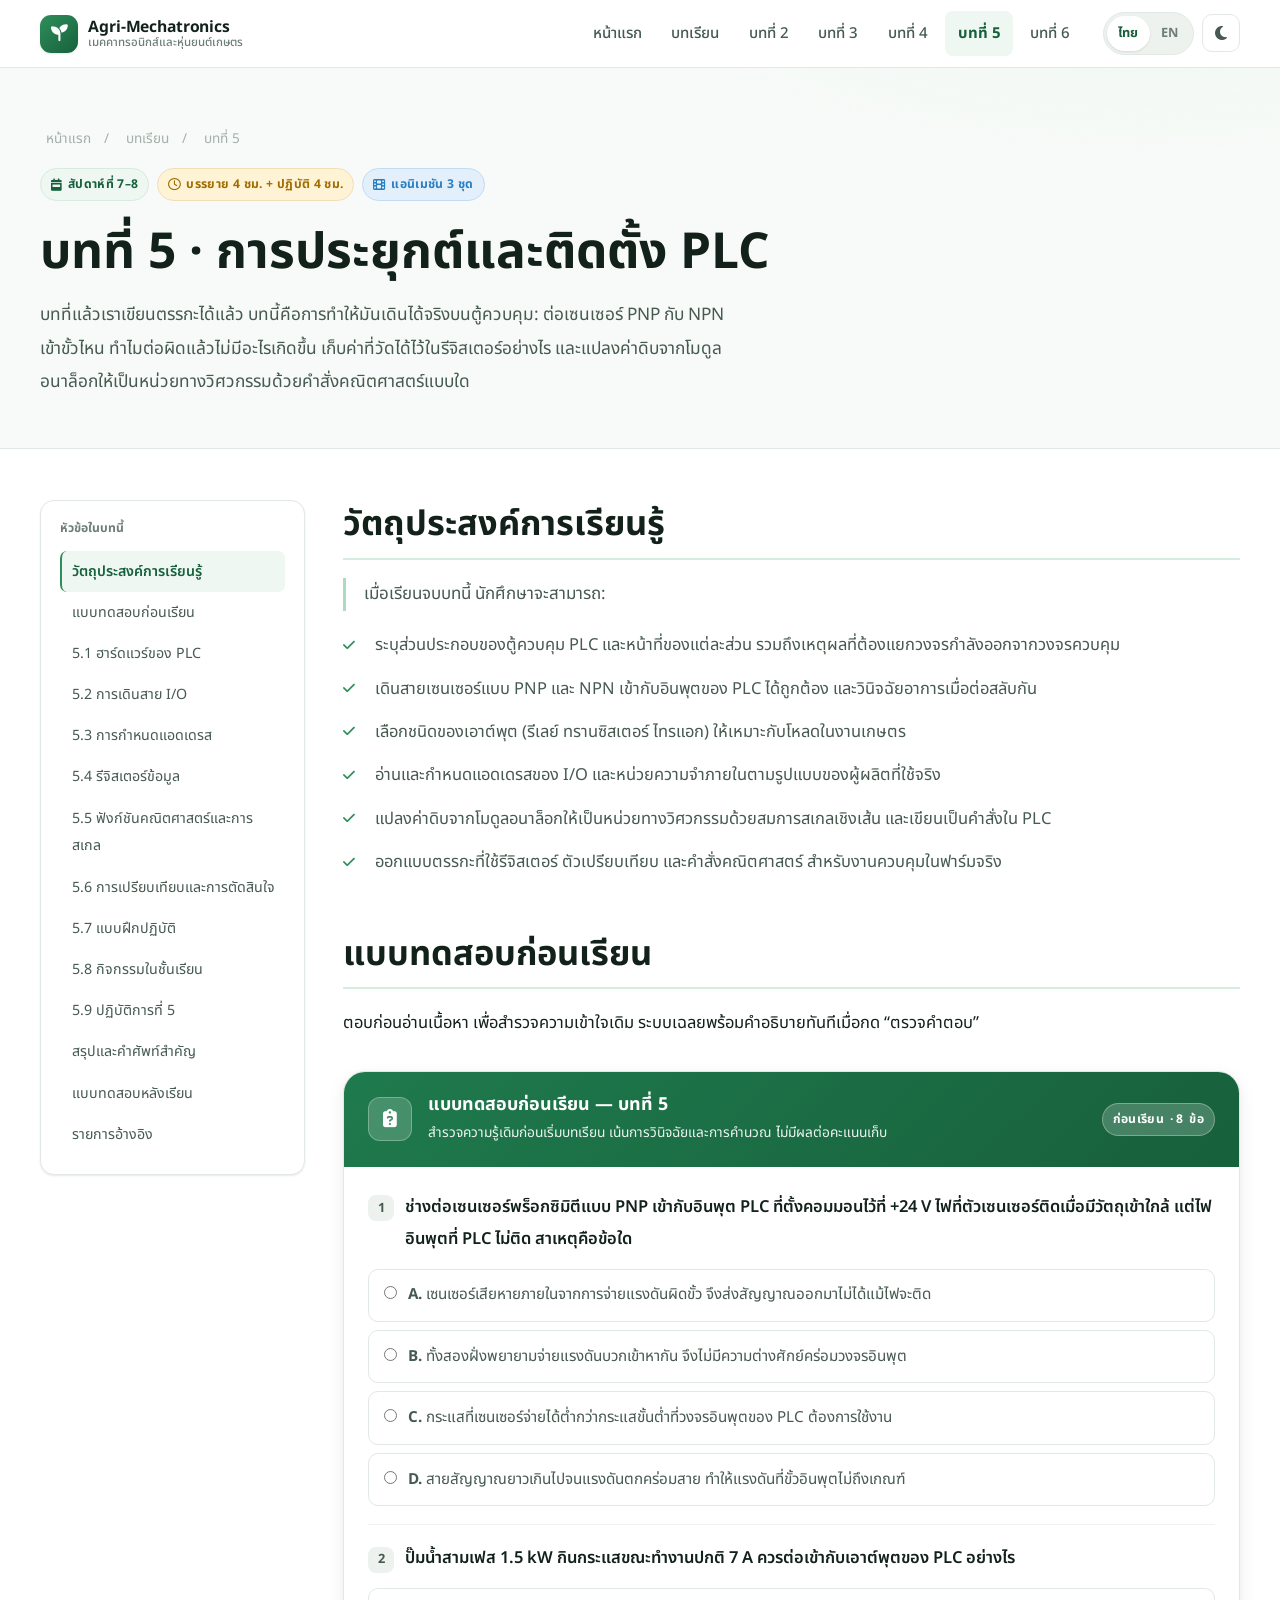
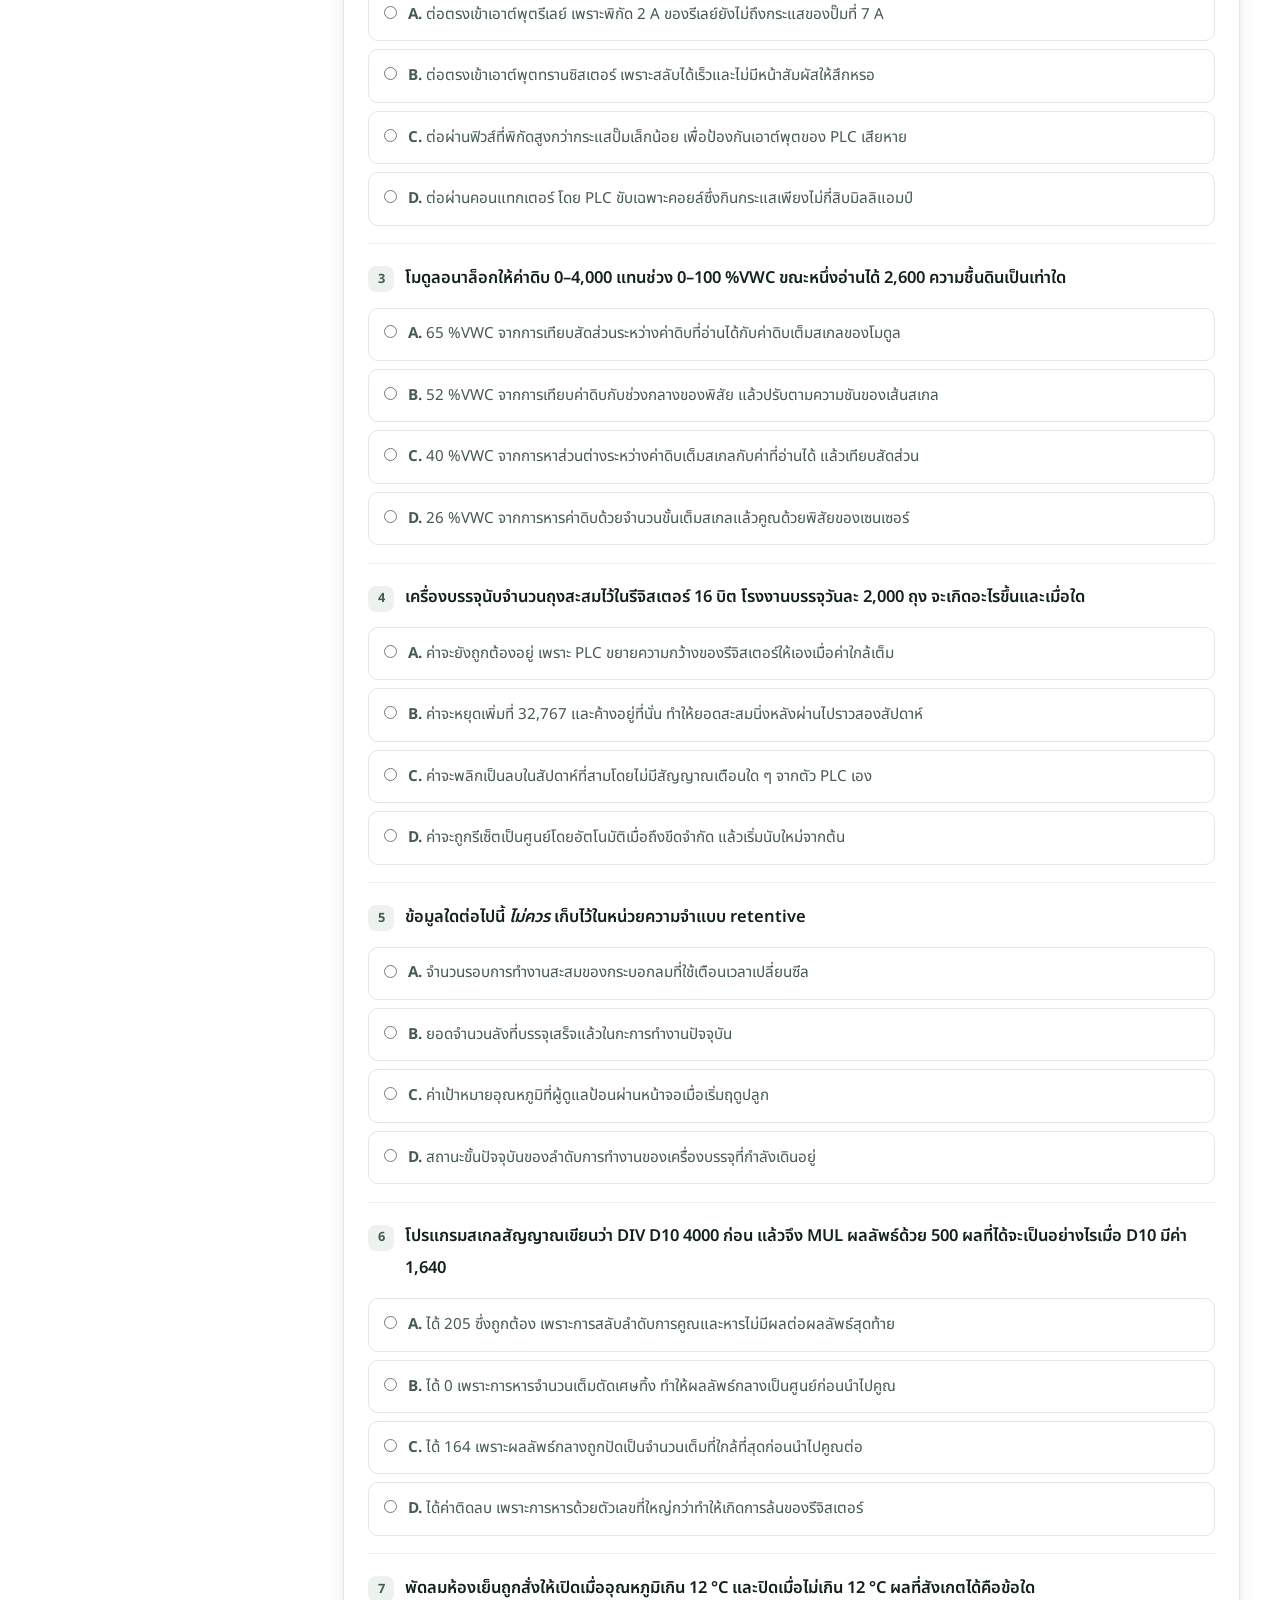
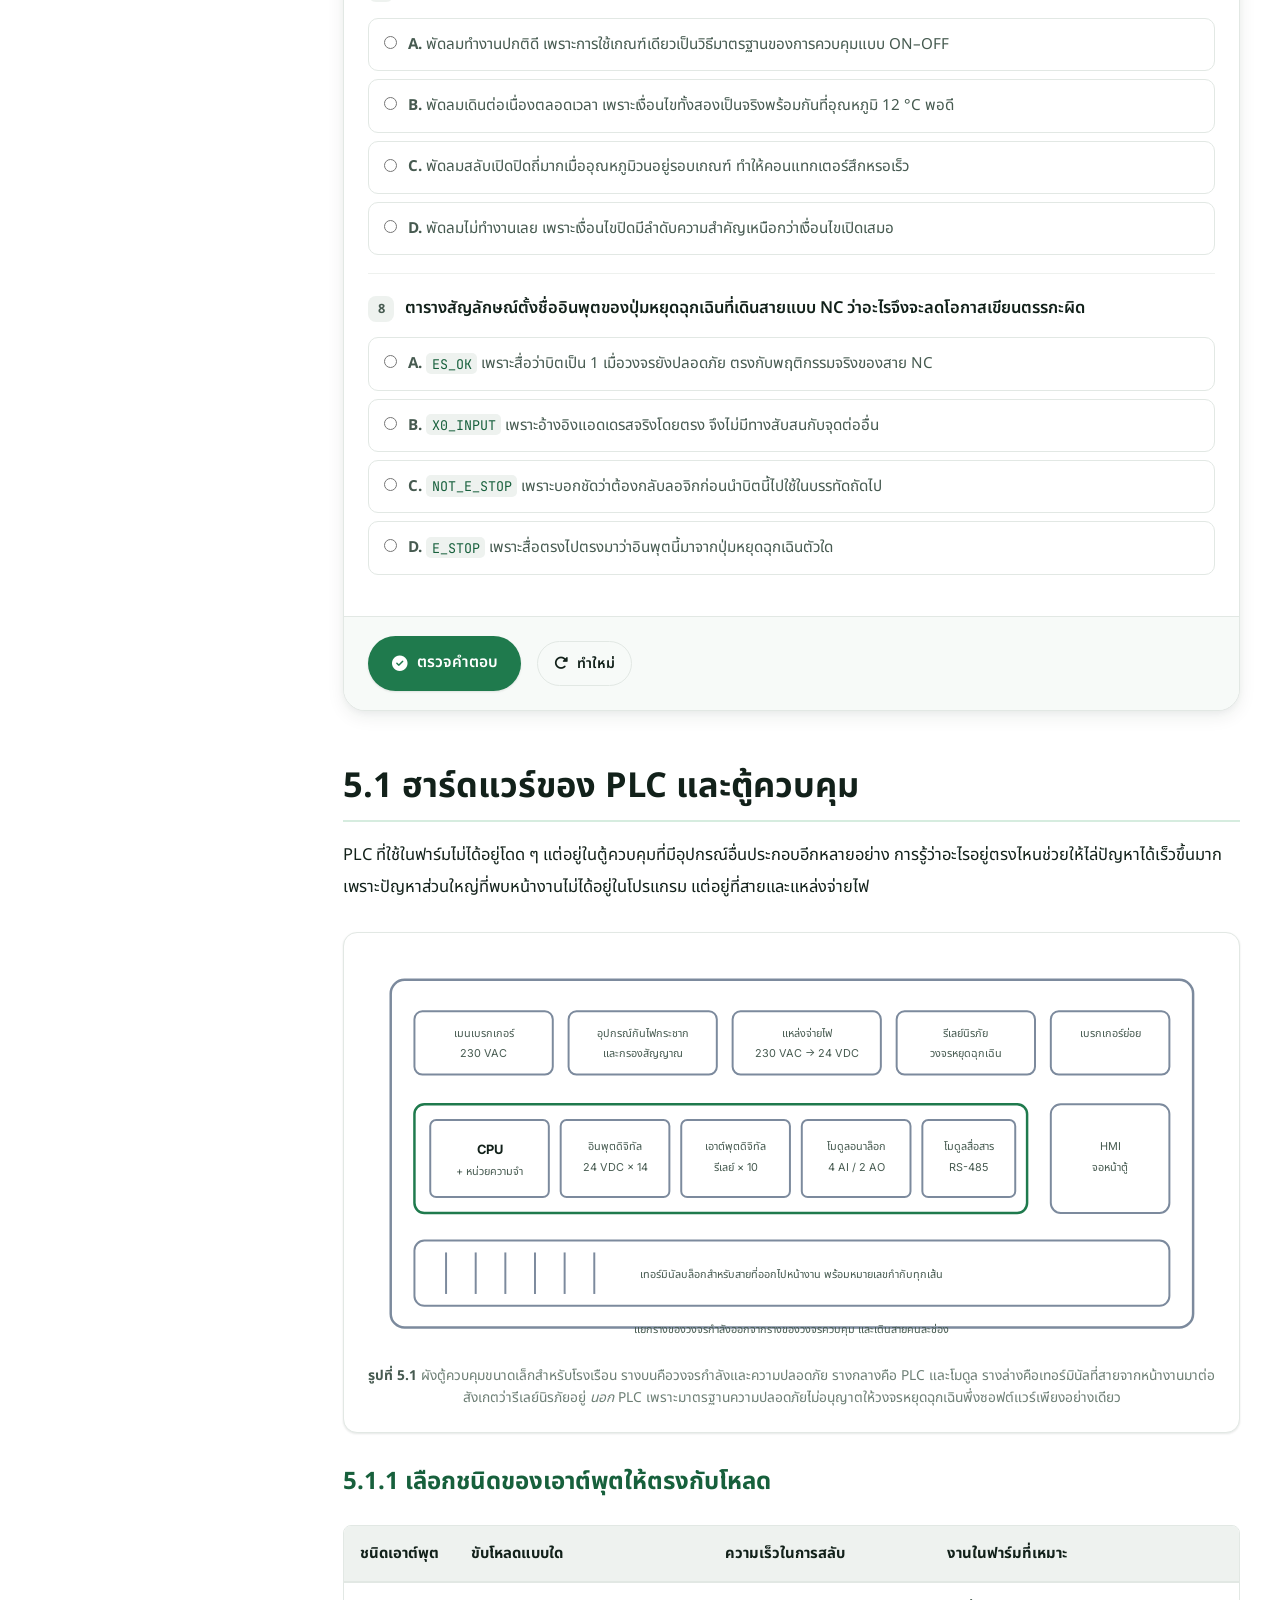
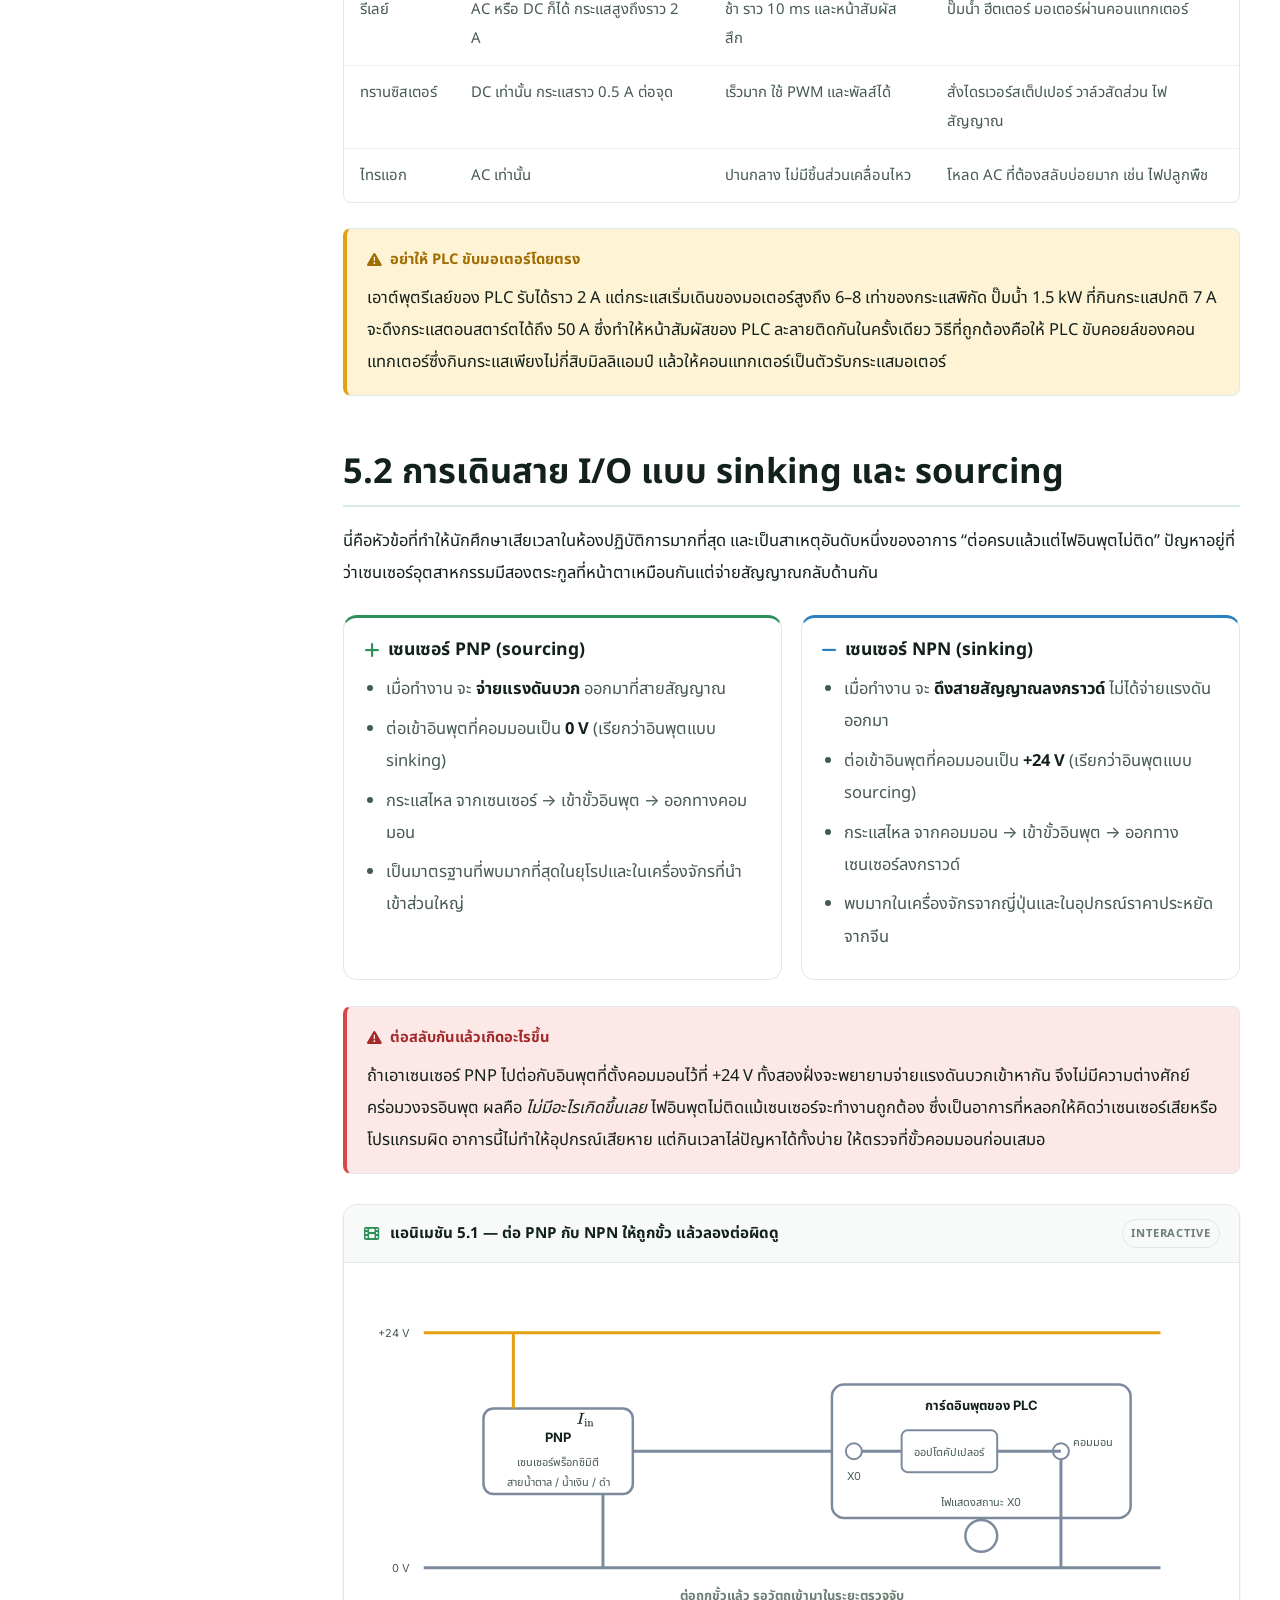
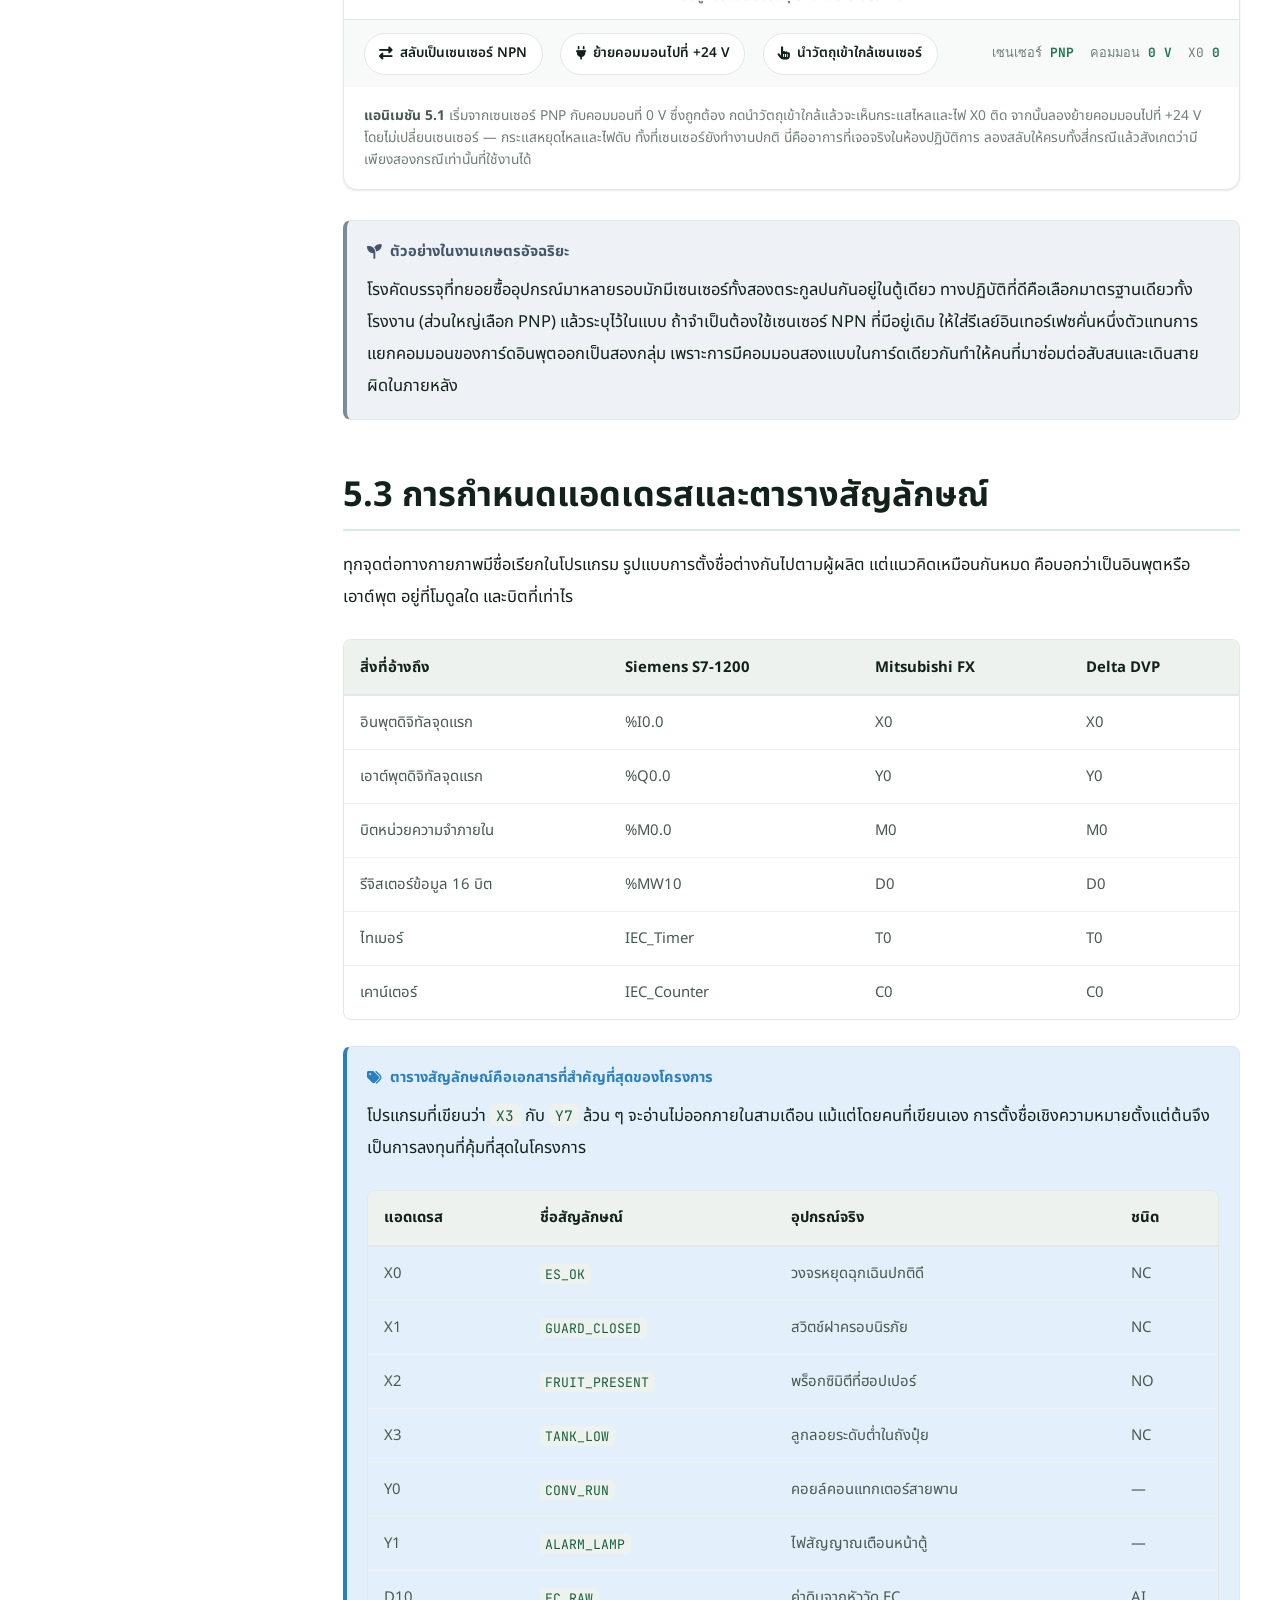
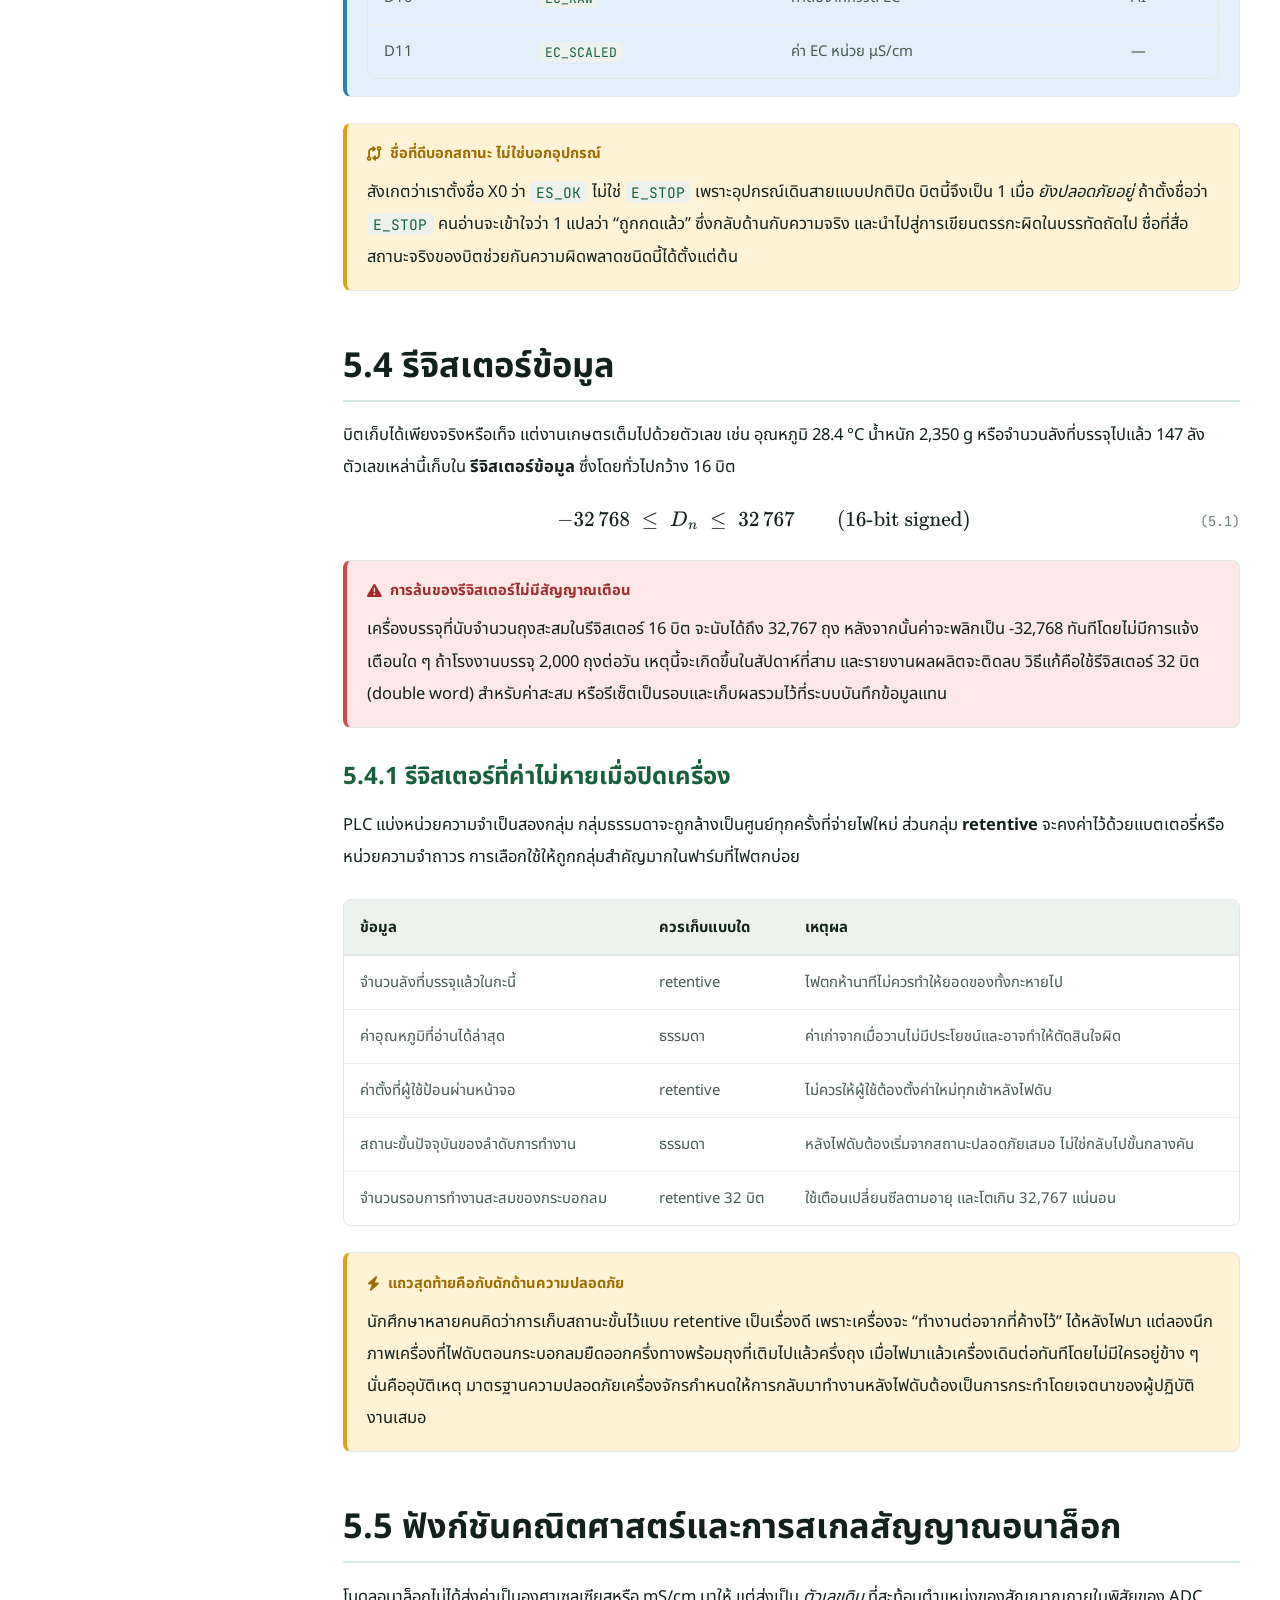
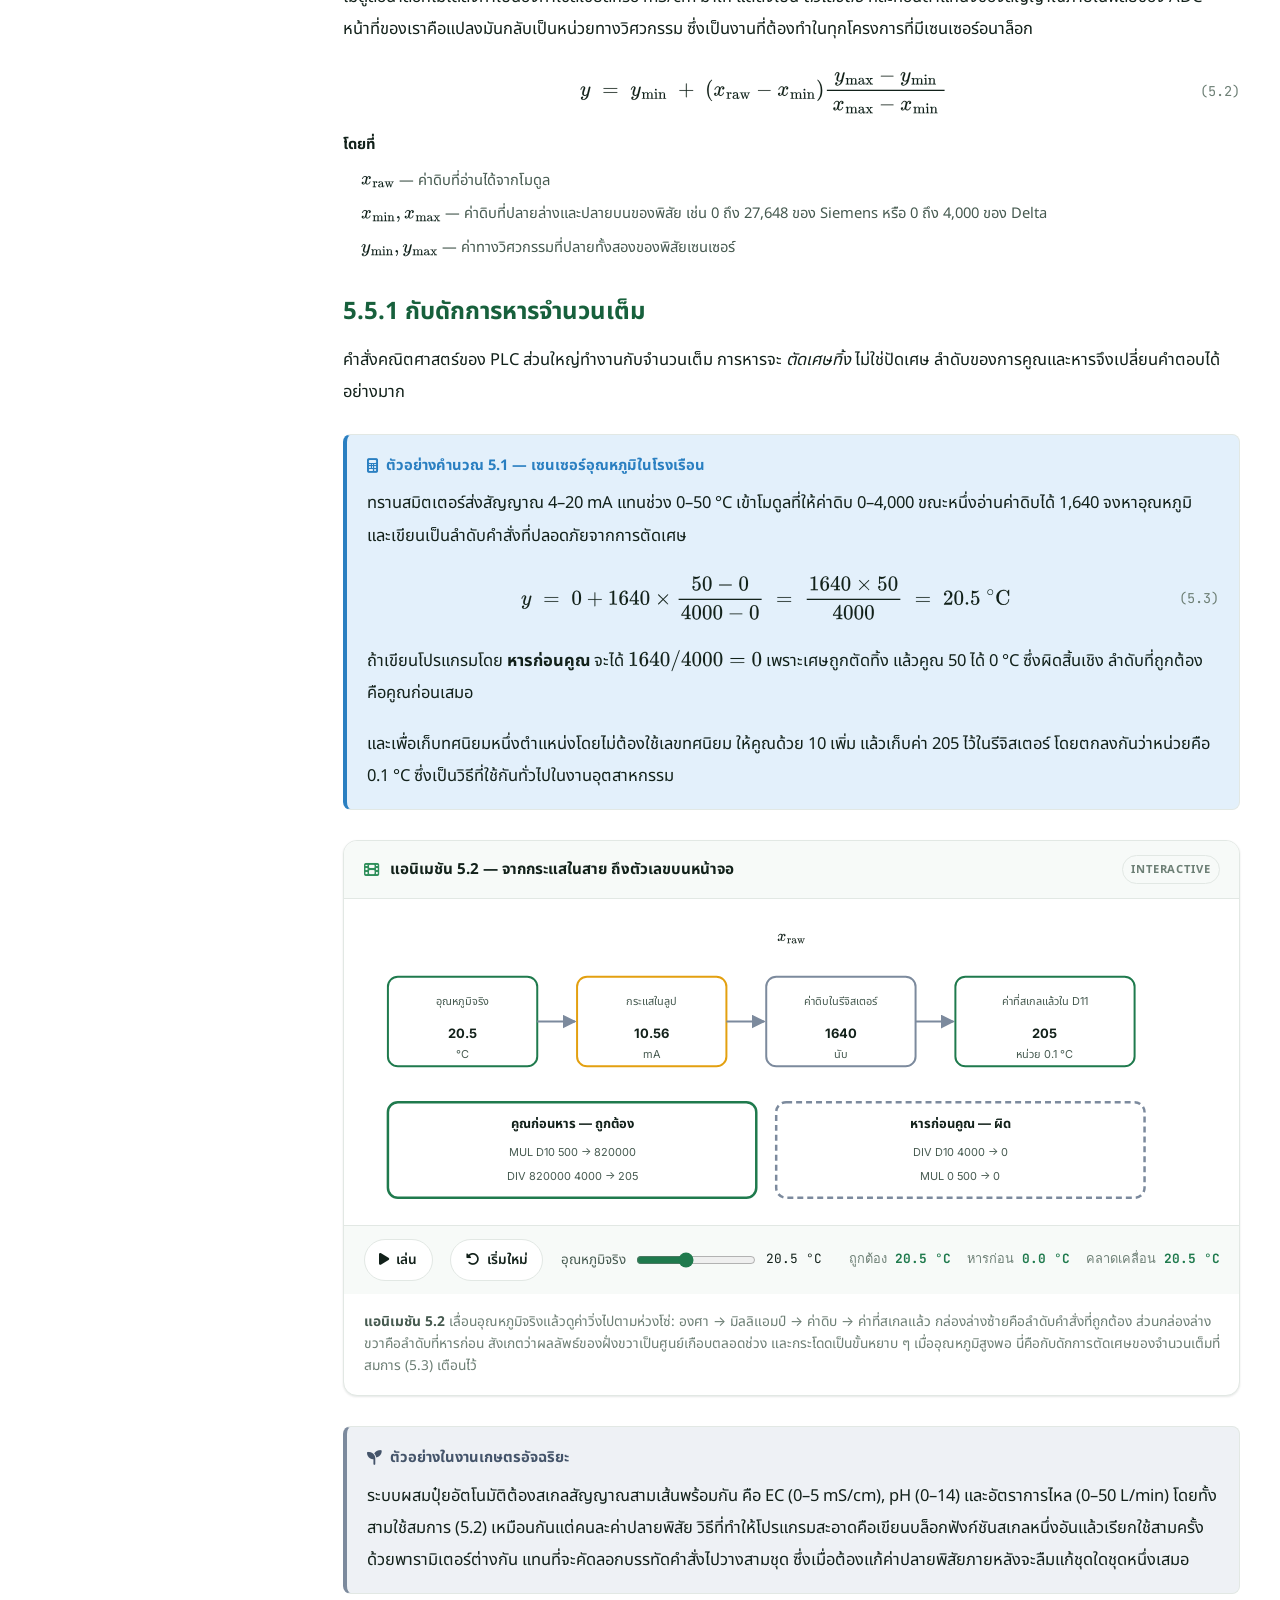
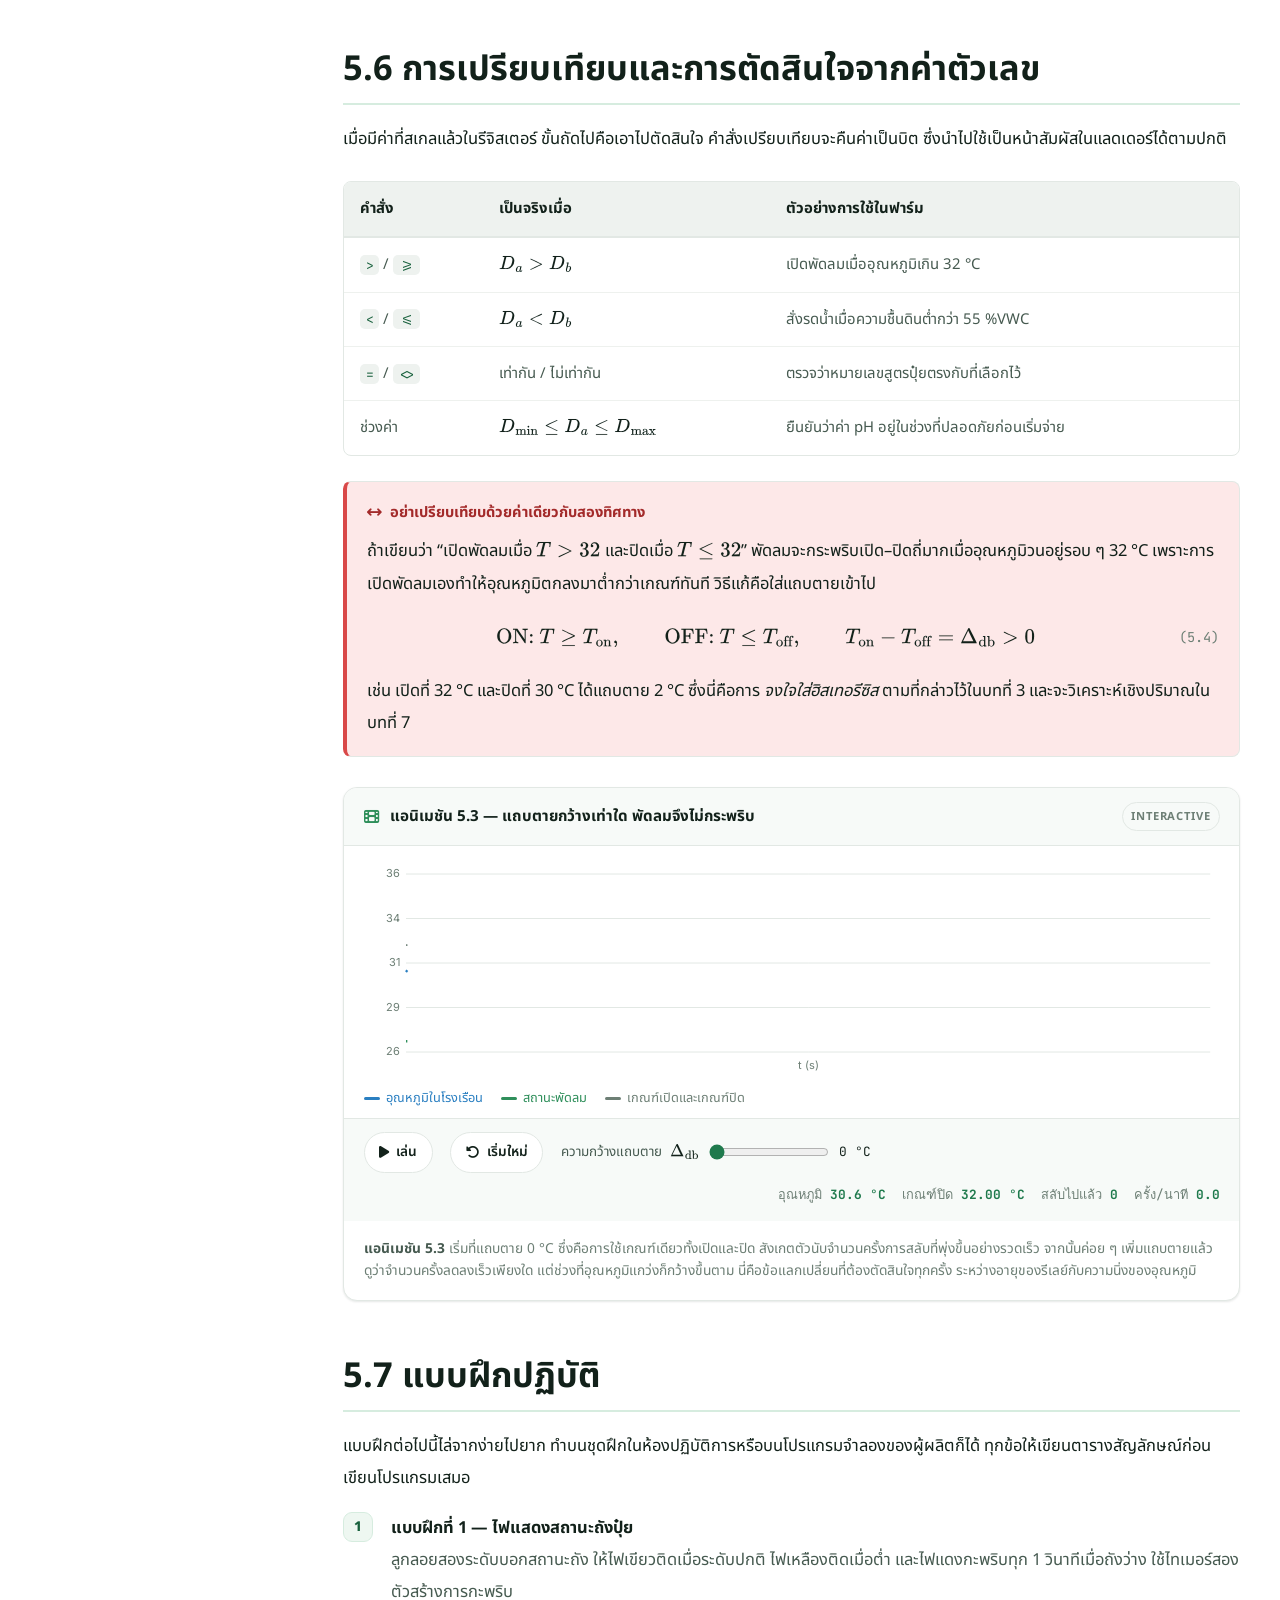
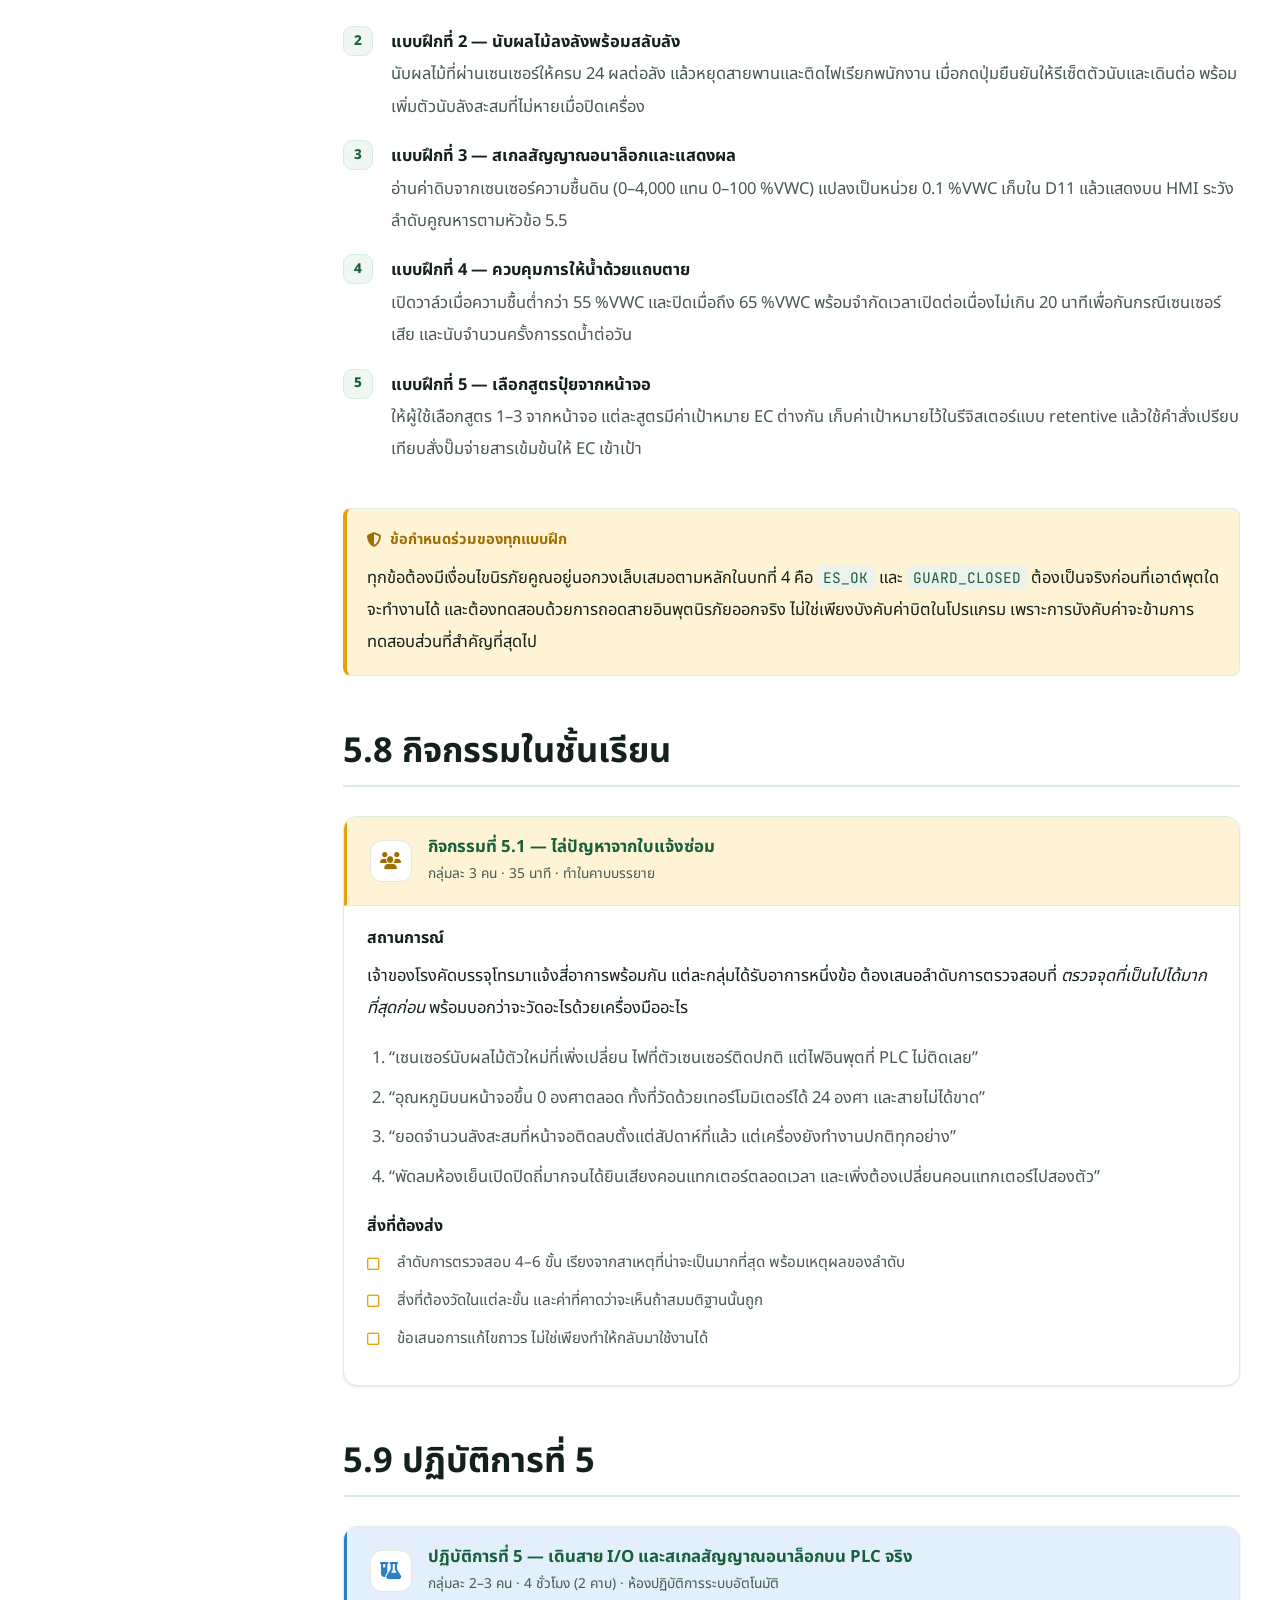
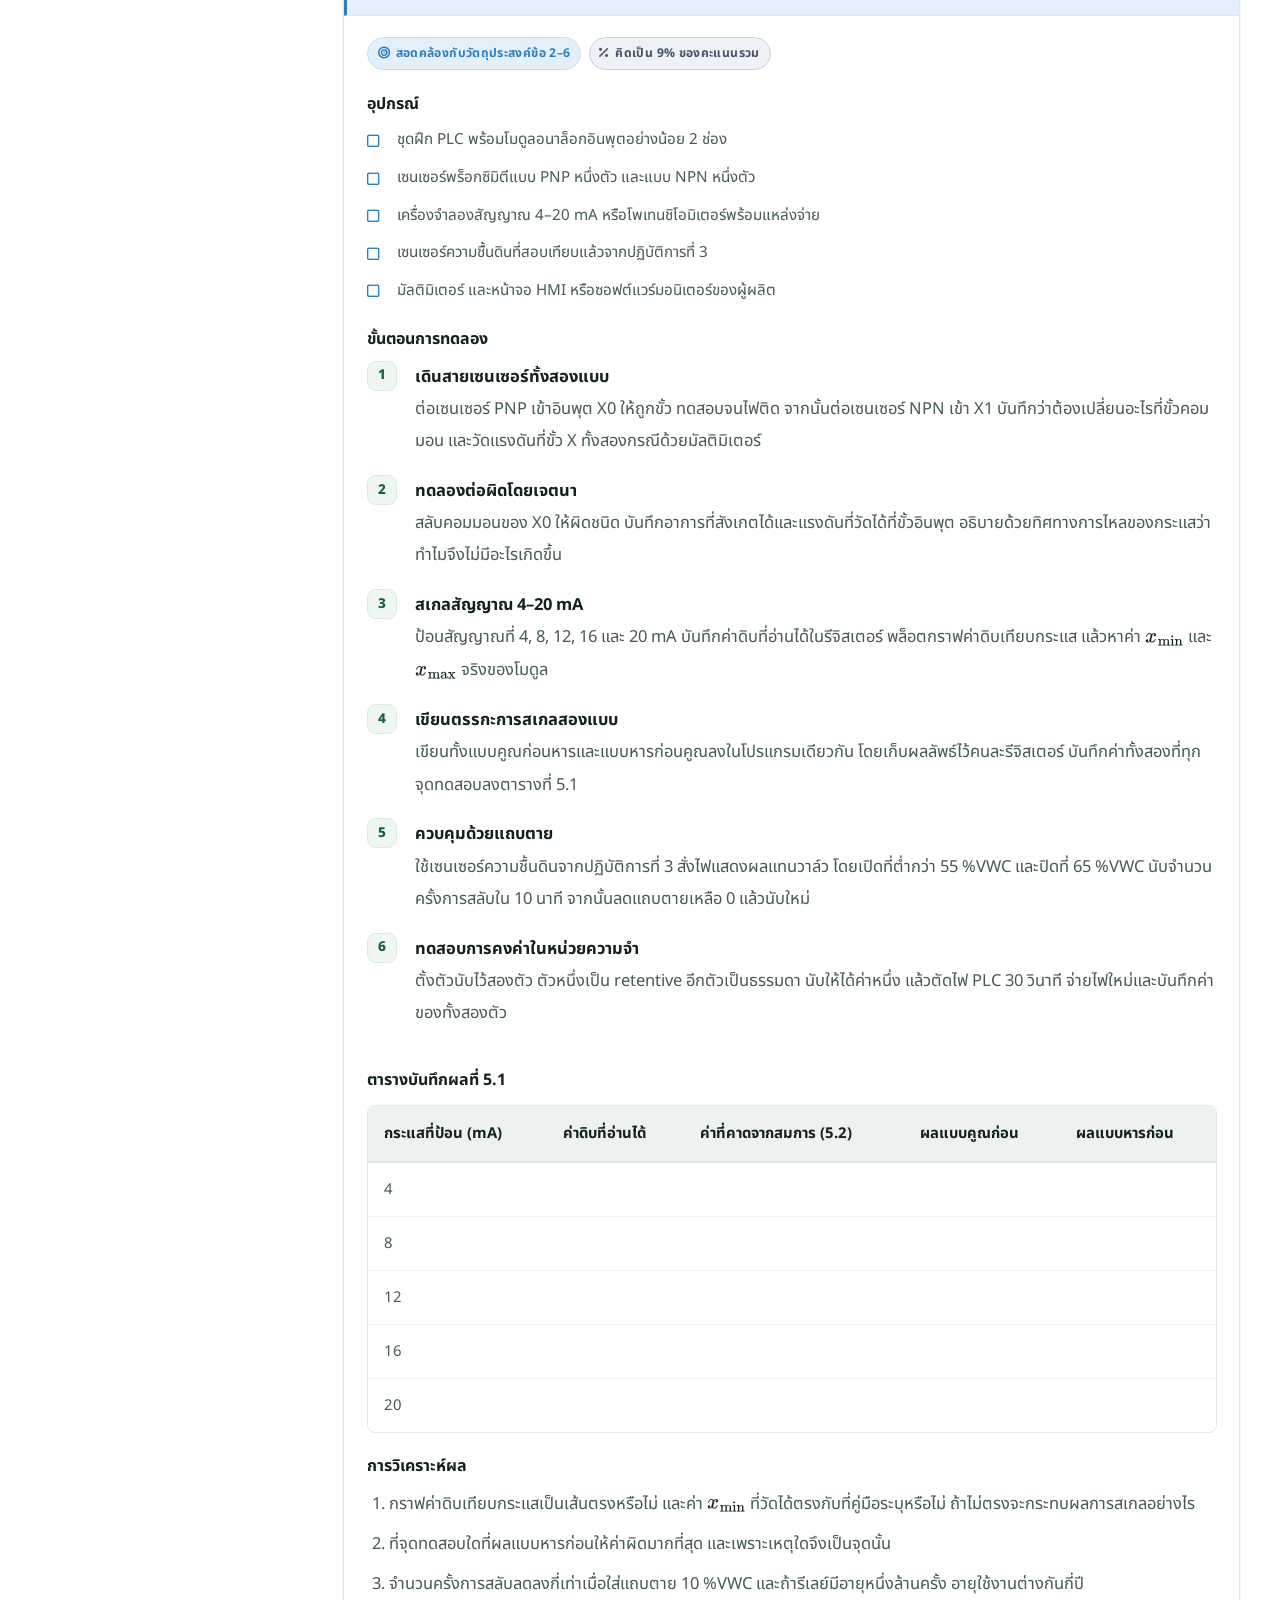
<file: chapters/ch05.html>
<!DOCTYPE html>
<html lang="th" data-lang="th" data-theme="light">
<head>
<meta charset="UTF-8">
<meta name="viewport" content="width=device-width, initial-scale=1">
<title data-title-th="บทที่ 5 · การประยุกต์และติดตั้ง PLC" data-title-en="Chapter 5 · PLC Applications and Implementation">Chapter 5 · PLC Applications and Implementation</title>
<meta name="description" content="Chapter 5: PLC hardware and I/O, sinking and sourcing wiring, addressing, data registers, mathematical functions and analogue scaling, with agricultural machine exercises.">
<meta name="author" content="Jedsada Saijai">
<link rel="preconnect" href="https://fonts.googleapis.com">
<link rel="preconnect" href="https://fonts.gstatic.com" crossorigin>
<link href="https://fonts.googleapis.com/css2?family=Inter:wght@400;500;600;700;800&family=Noto+Sans+Thai:wght@400;500;600;700;800&family=JetBrains+Mono:wght@400;600&display=swap" rel="stylesheet">
<link rel="stylesheet" href="https://cdnjs.cloudflare.com/ajax/libs/font-awesome/6.5.2/css/all.min.css">
<link rel="stylesheet" href="../css/style.css">
<script src="../js/math.js"></script>
<script src="../js/anim.js"></script>
<link rel="icon" href="data:image/svg+xml,<svg xmlns='http://www.w3.org/2000/svg' viewBox='0 0 100 100'><text y='.9em' font-size='90'>🌱</text></svg>">
<script>
  (function () {
    try {
      var l = localStorage.getItem('amr-lang') || 'th';
      var t = localStorage.getItem('amr-theme') || 'light';
      document.documentElement.setAttribute('data-lang', l);
      document.documentElement.setAttribute('lang', l);
      document.documentElement.setAttribute('data-theme', t);
    } catch (e) {}
  })();
</script>
</head>
<body>
<a class="skip-link" href="#main"><span data-lang-th>ข้ามไปยังเนื้อหาหลัก</span><span data-lang-en>Skip to main content</span></a>

<!-- ===================================================== Navigation ====== -->
<header class="nav">
  <div class="nav__inner">
    <a class="brand" href="../index.html">
      <span class="brand__mark"><i class="fa-solid fa-seedling"></i></span>
      <span class="brand__text">
        <b>Agri&#8209;Mechatronics</b>
        <span data-lang-th>เมคคาทรอนิกส์และหุ่นยนต์เกษตร</span>
        <span data-lang-en>Mechatronics &amp; Robotics</span>
      </span>
    </a>

    <nav class="nav__links" id="navLinks">
      <a href="../index.html"><span data-lang-th>หน้าแรก</span><span data-lang-en>Home</span></a>
      <a href="../index.html#chapters"><span data-lang-th>บทเรียน</span><span data-lang-en>Chapters</span></a>
      <a href="ch02.html"><span data-lang-th>บทที่ 2</span><span data-lang-en>Ch 2</span></a>
      <a href="ch03.html"><span data-lang-th>บทที่ 3</span><span data-lang-en>Ch 3</span></a>
      <a href="ch04.html"><span data-lang-th>บทที่ 4</span><span data-lang-en>Ch 4</span></a>
      <a href="ch05.html" class="is-active"><span data-lang-th>บทที่ 5</span><span data-lang-en>Ch 5</span></a>
      <a href="ch06.html"><span data-lang-th>บทที่ 6</span><span data-lang-en>Ch 6</span></a>
    </nav>

    <div class="nav__tools">
      <div class="lang-switch" role="group" aria-label="Language">
        <button type="button" data-set-lang="th" aria-pressed="true">ไทย</button>
        <button type="button" data-set-lang="en" aria-pressed="false">EN</button>
      </div>
      <button class="icon-btn" type="button" data-toggle-theme aria-label="Toggle dark mode"><i class="fa-solid fa-moon"></i></button>
      <button class="icon-btn nav__toggle" type="button" aria-label="Menu" aria-expanded="false" aria-controls="navLinks"><i class="fa-solid fa-bars"></i></button>
    </div>
  </div>
</header>
<div class="reading-bar"></div>

<!-- ==================================================== Chapter hero ===== -->
<section class="ch-hero">
  <div class="wrap">
    <div class="crumbs">
      <a href="../index.html"><span data-lang-th>หน้าแรก</span><span data-lang-en>Home</span></a><span>/</span>
      <a href="../index.html#chapters"><span data-lang-th>บทเรียน</span><span data-lang-en>Chapters</span></a><span>/</span>
      <span data-lang-th>บทที่ 5</span><span data-lang-en>Chapter 5</span>
    </div>

    <div class="ch-hero__meta">
      <span class="badge"><i class="fa-solid fa-calendar-week"></i> <span data-lang-th>สัปดาห์ที่ 7–8</span><span data-lang-en>Weeks 7–8</span></span>
      <span class="badge badge--gold"><i class="fa-regular fa-clock"></i> <span data-lang-th>บรรยาย 4 ชม. + ปฏิบัติ 4 ชม.</span><span data-lang-en>4 h lecture + 4 h laboratory</span></span>
      <span class="badge badge--sky"><i class="fa-solid fa-film"></i> <span data-lang-th>แอนิเมชัน 3 ชุด</span><span data-lang-en>3 animations</span></span>
    </div>

    <h1>
      <span data-lang-th>บทที่ 5 · การประยุกต์และติดตั้ง PLC</span>
      <span data-lang-en>Chapter 5 · PLC Applications and Implementation</span>
    </h1>
    <p class="ch-hero__lead">
      <span data-lang-th>บทที่แล้วเราเขียนตรรกะได้แล้ว บทนี้คือการทำให้มันเดินได้จริงบนตู้ควบคุม: ต่อเซนเซอร์ PNP กับ NPN เข้าขั้วไหน ทำไมต่อผิดแล้วไม่มีอะไรเกิดขึ้น เก็บค่าที่วัดได้ไว้ในรีจิสเตอร์อย่างไร และแปลงค่าดิบจากโมดูลอนาล็อกให้เป็นหน่วยทางวิศวกรรมด้วยคำสั่งคณิตศาสตร์แบบใด</span>
      <span data-lang-en>Last chapter we wrote the logic. This one makes it run on a real cabinet: which terminal a PNP or an NPN sensor goes to, why a wrong connection leaves nothing happening at all, how measured values are held in registers, and which arithmetic instructions turn a raw analogue count into engineering units.</span>
    </p>
  </div>
</section>

<main id="main">
<div class="wrap ch-layout">

  <!-- ================================================== Sidebar TOC ====== -->
  <aside class="toc">
    <h4><span data-lang-th>หัวข้อในบทนี้</span><span data-lang-en>In this chapter</span></h4>
    <ol>
      <li><a href="#objectives"><span data-lang-th>วัตถุประสงค์การเรียนรู้</span><span data-lang-en>Learning objectives</span></a></li>
      <li><a href="#pretest"><span data-lang-th>แบบทดสอบก่อนเรียน</span><span data-lang-en>Pre-test</span></a></li>
      <li><a href="#hardware"><span data-lang-th>5.1 ฮาร์ดแวร์ของ PLC</span><span data-lang-en>5.1 PLC hardware</span></a></li>
      <li><a href="#wiring"><span data-lang-th>5.2 การเดินสาย I/O</span><span data-lang-en>5.2 Wiring the I/O</span></a></li>
      <li><a href="#addressing"><span data-lang-th>5.3 การกำหนดแอดเดรส</span><span data-lang-en>5.3 Addressing</span></a></li>
      <li><a href="#registers"><span data-lang-th>5.4 รีจิสเตอร์ข้อมูล</span><span data-lang-en>5.4 Data registers</span></a></li>
      <li><a href="#math"><span data-lang-th>5.5 ฟังก์ชันคณิตศาสตร์และการสเกล</span><span data-lang-en>5.5 Maths and scaling</span></a></li>
      <li><a href="#compare"><span data-lang-th>5.6 การเปรียบเทียบและการตัดสินใจ</span><span data-lang-en>5.6 Comparison and decisions</span></a></li>
      <li><a href="#practice"><span data-lang-th>5.7 แบบฝึกปฏิบัติ</span><span data-lang-en>5.7 Practical exercises</span></a></li>
      <li><a href="#activity"><span data-lang-th>5.8 กิจกรรมในชั้นเรียน</span><span data-lang-en>5.8 In-class activity</span></a></li>
      <li><a href="#lab"><span data-lang-th>5.9 ปฏิบัติการที่ 5</span><span data-lang-en>5.9 Laboratory 5</span></a></li>
      <li><a href="#summary"><span data-lang-th>สรุปและคำศัพท์สำคัญ</span><span data-lang-en>Summary &amp; key terms</span></a></li>
      <li><a href="#posttest"><span data-lang-th>แบบทดสอบหลังเรียน</span><span data-lang-en>Post-test</span></a></li>
      <li><a href="#references"><span data-lang-th>รายการอ้างอิง</span><span data-lang-en>References</span></a></li>
    </ol>
  </aside>

  <!-- ===================================================== Article ======= -->
  <article class="article">

    <!-- ----------------------------------------------- Objectives ------- -->
    <section id="objectives">
      <h2><span data-lang-th>วัตถุประสงค์การเรียนรู้</span><span data-lang-en>Learning objectives</span></h2>
      <p class="lead">
        <span data-lang-th>เมื่อเรียนจบบทนี้ นักศึกษาจะสามารถ:</span>
        <span data-lang-en>After completing this chapter, students will be able to:</span>
      </p>
      <ul class="objectives">
        <li><span data-lang-th>ระบุส่วนประกอบของตู้ควบคุม PLC และหน้าที่ของแต่ละส่วน รวมถึงเหตุผลที่ต้องแยกวงจรกำลังออกจากวงจรควบคุม</span><span data-lang-en>Identify the parts of a PLC cabinet and what each does, including why power and control circuits are kept apart.</span></li>
        <li><span data-lang-th>เดินสายเซนเซอร์แบบ PNP และ NPN เข้ากับอินพุตของ PLC ได้ถูกต้อง และวินิจฉัยอาการเมื่อต่อสลับกัน</span><span data-lang-en>Wire PNP and NPN sensors to PLC inputs correctly, and diagnose the symptoms when they are swapped.</span></li>
        <li><span data-lang-th>เลือกชนิดของเอาต์พุต (รีเลย์ ทรานซิสเตอร์ ไทรแอก) ให้เหมาะกับโหลดในงานเกษตร</span><span data-lang-en>Select an output type — relay, transistor or triac — to suit an agricultural load.</span></li>
        <li><span data-lang-th>อ่านและกำหนดแอดเดรสของ I/O และหน่วยความจำภายในตามรูปแบบของผู้ผลิตที่ใช้จริง</span><span data-lang-en>Read and assign I/O and internal memory addresses in a real vendor&rsquo;s notation.</span></li>
        <li><span data-lang-th>แปลงค่าดิบจากโมดูลอนาล็อกให้เป็นหน่วยทางวิศวกรรมด้วยสมการสเกลเชิงเส้น และเขียนเป็นคำสั่งใน PLC</span><span data-lang-en>Convert a raw analogue count into engineering units with a linear scaling equation, and implement it as PLC instructions.</span></li>
        <li><span data-lang-th>ออกแบบตรรกะที่ใช้รีจิสเตอร์ ตัวเปรียบเทียบ และคำสั่งคณิตศาสตร์ สำหรับงานควบคุมในฟาร์มจริง</span><span data-lang-en>Design logic using registers, comparators and arithmetic instructions for a real farm control task.</span></li>
      </ul>
    </section>

    <!-- ------------------------------------------------- Pre-test ------- -->
    <section id="pretest">
      <h2><span data-lang-th>แบบทดสอบก่อนเรียน</span><span data-lang-en>Pre-test</span></h2>
      <p>
        <span data-lang-th>ตอบก่อนอ่านเนื้อหา เพื่อสำรวจความเข้าใจเดิม ระบบเฉลยพร้อมคำอธิบายทันทีเมื่อกด “ตรวจคำตอบ”</span>
        <span data-lang-en>Answer before reading. Explanations appear as soon as you check your answers.</span>
      </p>
      <div data-quiz="ch05-pre"></div>
    </section>

    <!-- ---------------------------------------------------- 5.1 --------- -->
    <section id="hardware">
      <h2><span data-lang-th>5.1 ฮาร์ดแวร์ของ PLC และตู้ควบคุม</span><span data-lang-en>5.1 PLC hardware and the control cabinet</span></h2>

      <p>
        <span data-lang-th>PLC ที่ใช้ในฟาร์มไม่ได้อยู่โดด ๆ แต่อยู่ในตู้ควบคุมที่มีอุปกรณ์อื่นประกอบอีกหลายอย่าง การรู้ว่าอะไรอยู่ตรงไหนช่วยให้ไล่ปัญหาได้เร็วขึ้นมาก เพราะปัญหาส่วนใหญ่ที่พบหน้างานไม่ได้อยู่ในโปรแกรม แต่อยู่ที่สายและแหล่งจ่ายไฟ</span>
        <span data-lang-en>A farm PLC never lives alone; it sits in a cabinet alongside several other devices. Knowing what is where speeds up fault-finding enormously, because most problems met on site are not in the program but in the wiring and the supplies.</span>
      </p>

      <figure class="figure">
        <div class="fig-stage">
          <svg viewBox="0 0 860 400" role="img" aria-labelledby="fig51-title">
            <title id="fig51-title">Layout of a small agricultural PLC control cabinet</title>

            <rect x="24" y="24" width="812" height="352" rx="14" class="dg-fill-surface dg-stroke" stroke-width="2.5"/>

            <!-- DIN rail 1: incoming power -->
            <rect x="48" y="56" width="140" height="64" rx="8" class="dg-fill-gold dg-stroke" stroke-width="2"/>
            <text class="dg-text-sm" x="118" y="82" text-anchor="middle" data-lang-th>เมนเบรกเกอร์</text>
            <text class="dg-text-sm" x="118" y="82" text-anchor="middle" data-lang-en>main breaker</text>
            <text class="dg-text-sm" x="118" y="102" text-anchor="middle">230 VAC</text>

            <rect x="204" y="56" width="150" height="64" rx="8" class="dg-fill-gold dg-stroke" stroke-width="2"/>
            <text class="dg-text-sm" x="279" y="82" text-anchor="middle" data-lang-th>อุปกรณ์กันไฟกระชาก</text>
            <text class="dg-text-sm" x="279" y="82" text-anchor="middle" data-lang-en>surge protection</text>
            <text class="dg-text-sm" x="279" y="102" text-anchor="middle" data-lang-th>และกรองสัญญาณ</text>
            <text class="dg-text-sm" x="279" y="102" text-anchor="middle" data-lang-en>and line filter</text>

            <rect x="370" y="56" width="150" height="64" rx="8" class="dg-fill-gold dg-stroke" stroke-width="2"/>
            <text class="dg-text-sm" x="445" y="82" text-anchor="middle" data-lang-th>แหล่งจ่ายไฟ</text>
            <text class="dg-text-sm" x="445" y="82" text-anchor="middle" data-lang-en>power supply</text>
            <text class="dg-text-sm" x="445" y="102" text-anchor="middle">230 VAC → 24 VDC</text>

            <rect x="536" y="56" width="140" height="64" rx="8" class="dg-fill-steel dg-stroke" stroke-width="2"/>
            <text class="dg-text-sm" x="606" y="82" text-anchor="middle" data-lang-th>รีเลย์นิรภัย</text>
            <text class="dg-text-sm" x="606" y="82" text-anchor="middle" data-lang-en>safety relay</text>
            <text class="dg-text-sm" x="606" y="102" text-anchor="middle" data-lang-th>วงจรหยุดฉุกเฉิน</text>
            <text class="dg-text-sm" x="606" y="102" text-anchor="middle" data-lang-en>E-stop circuit</text>

            <rect x="692" y="56" width="120" height="64" rx="8" class="dg-fill-steel dg-stroke" stroke-width="2"/>
            <text class="dg-text-sm" x="752" y="82" text-anchor="middle" data-lang-th>เบรกเกอร์ย่อย</text>
            <text class="dg-text-sm" x="752" y="82" text-anchor="middle" data-lang-en>branch MCBs</text>

            <!-- DIN rail 2: the PLC itself -->
            <rect x="48" y="150" width="620" height="110" rx="10" class="dg-fill-green dg-stroke-green" stroke-width="2.5"/>
            <rect x="64" y="166" width="120" height="78" rx="6" class="dg-fill-surface dg-stroke" stroke-width="2"/>
            <text class="dg-text-b" x="124" y="200" text-anchor="middle">CPU</text>
            <text class="dg-text-sm" x="124" y="222" text-anchor="middle" data-lang-th>+ หน่วยความจำ</text>
            <text class="dg-text-sm" x="124" y="222" text-anchor="middle" data-lang-en>+ memory</text>

            <rect x="196" y="166" width="110" height="78" rx="6" class="dg-fill-surface dg-stroke" stroke-width="2"/>
            <text class="dg-text-sm" x="251" y="196" text-anchor="middle" data-lang-th>อินพุตดิจิทัล</text>
            <text class="dg-text-sm" x="251" y="196" text-anchor="middle" data-lang-en>digital in</text>
            <text class="dg-text-sm" x="251" y="218" text-anchor="middle">24 VDC × 14</text>

            <rect x="318" y="166" width="110" height="78" rx="6" class="dg-fill-surface dg-stroke" stroke-width="2"/>
            <text class="dg-text-sm" x="373" y="196" text-anchor="middle" data-lang-th>เอาต์พุตดิจิทัล</text>
            <text class="dg-text-sm" x="373" y="196" text-anchor="middle" data-lang-en>digital out</text>
            <text class="dg-text-sm" x="373" y="218" text-anchor="middle" data-lang-th>รีเลย์ × 10</text>
            <text class="dg-text-sm" x="373" y="218" text-anchor="middle" data-lang-en>relay × 10</text>

            <rect x="440" y="166" width="110" height="78" rx="6" class="dg-fill-sky dg-stroke" stroke-width="2"/>
            <text class="dg-text-sm" x="495" y="196" text-anchor="middle" data-lang-th>โมดูลอนาล็อก</text>
            <text class="dg-text-sm" x="495" y="196" text-anchor="middle" data-lang-en>analogue module</text>
            <text class="dg-text-sm" x="495" y="218" text-anchor="middle">4 AI / 2 AO</text>

            <rect x="562" y="166" width="94" height="78" rx="6" class="dg-fill-surface dg-stroke" stroke-width="2"/>
            <text class="dg-text-sm" x="609" y="196" text-anchor="middle" data-lang-th>โมดูลสื่อสาร</text>
            <text class="dg-text-sm" x="609" y="196" text-anchor="middle" data-lang-en>comms</text>
            <text class="dg-text-sm" x="609" y="218" text-anchor="middle">RS-485</text>

            <!-- HMI -->
            <rect x="692" y="150" width="120" height="110" rx="10" class="dg-fill-steel dg-stroke" stroke-width="2"/>
            <text class="dg-text-sm" x="752" y="196" text-anchor="middle">HMI</text>
            <text class="dg-text-sm" x="752" y="218" text-anchor="middle" data-lang-th>จอหน้าตู้</text>
            <text class="dg-text-sm" x="752" y="218" text-anchor="middle" data-lang-en>door-mounted</text>

            <!-- DIN rail 3: field terminals -->
            <rect x="48" y="288" width="764" height="66" rx="10" class="dg-fill-soft dg-stroke" stroke-width="2"/>
            <g class="dg-stroke" stroke-width="2">
              <line x1="80" y1="300" x2="80" y2="342"/><line x1="110" y1="300" x2="110" y2="342"/>
              <line x1="140" y1="300" x2="140" y2="342"/><line x1="170" y1="300" x2="170" y2="342"/>
              <line x1="200" y1="300" x2="200" y2="342"/><line x1="230" y1="300" x2="230" y2="342"/>
            </g>
            <text class="dg-text-sm" x="430" y="326" text-anchor="middle" data-lang-th>เทอร์มินัลบล็อกสำหรับสายที่ออกไปหน้างาน พร้อมหมายเลขกำกับทุกเส้น</text>
            <text class="dg-text-sm" x="430" y="326" text-anchor="middle" data-lang-en>field terminal blocks, every wire numbered to match the drawing</text>

            <text class="dg-text-sm" x="430" y="382" text-anchor="middle" data-lang-th>แยกรางของวงจรกำลังออกจากรางของวงจรควบคุม และเดินสายคนละช่อง</text>
            <text class="dg-text-sm" x="430" y="382" text-anchor="middle" data-lang-en>power and control circuits sit on separate rails, in separate trunking</text>
          </svg>
        </div>
        <figcaption>
          <b><span data-lang-th>รูปที่ 5.1</span><span data-lang-en>Figure 5.1</span></b>
          <span data-lang-th> ผังตู้ควบคุมขนาดเล็กสำหรับโรงเรือน รางบนคือวงจรกำลังและความปลอดภัย รางกลางคือ PLC และโมดูล รางล่างคือเทอร์มินัลที่สายจากหน้างานมาต่อ สังเกตว่ารีเลย์นิรภัยอยู่ <em>นอก</em> PLC เพราะมาตรฐานความปลอดภัยไม่อนุญาตให้วงจรหยุดฉุกเฉินพึ่งซอฟต์แวร์เพียงอย่างเดียว</span>
          <span data-lang-en> Layout of a small greenhouse cabinet: power and safety on the top rail, the PLC and its modules in the middle, field terminals at the bottom. Note that the safety relay sits <em>outside</em> the PLC, because the standards do not allow an emergency-stop circuit to depend on software alone.</span>
        </figcaption>
      </figure>

      <h3><span data-lang-th>5.1.1 เลือกชนิดของเอาต์พุตให้ตรงกับโหลด</span><span data-lang-en>5.1.1 Matching the output type to the load</span></h3>

      <div class="table-wrap">
        <table>
          <thead>
            <tr>
              <th><span data-lang-th>ชนิดเอาต์พุต</span><span data-lang-en>Output type</span></th>
              <th><span data-lang-th>ขับโหลดแบบใด</span><span data-lang-en>Drives</span></th>
              <th><span data-lang-th>ความเร็วในการสลับ</span><span data-lang-en>Switching speed</span></th>
              <th><span data-lang-th>งานในฟาร์มที่เหมาะ</span><span data-lang-en>Where it fits on a farm</span></th>
            </tr>
          </thead>
          <tbody>
            <tr>
              <td><span data-lang-th>รีเลย์</span><span data-lang-en>Relay</span></td>
              <td><span data-lang-th>AC หรือ DC ก็ได้ กระแสสูงถึงราว 2 A</span><span data-lang-en>AC or DC, up to about 2 A</span></td>
              <td><span data-lang-th>ช้า ราว 10 ms และหน้าสัมผัสสึก</span><span data-lang-en>slow, about 10 ms, and the contacts wear</span></td>
              <td><span data-lang-th>ปั๊มน้ำ ฮีตเตอร์ มอเตอร์ผ่านคอนแทกเตอร์</span><span data-lang-en>pumps, heaters, motors via a contactor</span></td>
            </tr>
            <tr>
              <td><span data-lang-th>ทรานซิสเตอร์</span><span data-lang-en>Transistor</span></td>
              <td><span data-lang-th>DC เท่านั้น กระแสราว 0.5 A ต่อจุด</span><span data-lang-en>DC only, about 0.5 A per point</span></td>
              <td><span data-lang-th>เร็วมาก ใช้ PWM และพัลส์ได้</span><span data-lang-en>very fast; PWM and pulse trains possible</span></td>
              <td><span data-lang-th>สั่งไดรเวอร์สเต็ปเปอร์ วาล์วสัดส่วน ไฟสัญญาณ</span><span data-lang-en>stepper drivers, proportional valves, indicators</span></td>
            </tr>
            <tr>
              <td><span data-lang-th>ไทรแอก</span><span data-lang-en>Triac</span></td>
              <td><span data-lang-th>AC เท่านั้น</span><span data-lang-en>AC only</span></td>
              <td><span data-lang-th>ปานกลาง ไม่มีชิ้นส่วนเคลื่อนไหว</span><span data-lang-en>moderate, with no moving parts</span></td>
              <td><span data-lang-th>โหลด AC ที่ต้องสลับบ่อยมาก เช่น ไฟปลูกพืช</span><span data-lang-en>AC loads switched very often, such as grow lights</span></td>
            </tr>
          </tbody>
        </table>
      </div>

      <div class="callout callout--warn">
        <div class="callout__title"><i class="fa-solid fa-triangle-exclamation"></i> <span data-lang-th>อย่าให้ PLC ขับมอเตอร์โดยตรง</span><span data-lang-en>Never let the PLC switch a motor directly</span></div>
        <p class="mb-0">
          <span data-lang-th>เอาต์พุตรีเลย์ของ PLC รับได้ราว 2 A แต่กระแสเริ่มเดินของมอเตอร์สูงถึง 6–8 เท่าของกระแสพิกัด ปั๊มน้ำ 1.5 kW ที่กินกระแสปกติ 7 A จะดึงกระแสตอนสตาร์ตได้ถึง 50 A ซึ่งทำให้หน้าสัมผัสของ PLC ละลายติดกันในครั้งเดียว วิธีที่ถูกต้องคือให้ PLC ขับคอยล์ของคอนแทกเตอร์ซึ่งกินกระแสเพียงไม่กี่สิบมิลลิแอมป์ แล้วให้คอนแทกเตอร์เป็นตัวรับกระแสมอเตอร์</span>
          <span data-lang-en>A PLC relay output takes about 2 A, but a motor&rsquo;s starting current is six to eight times its rated value: a 1.5 kW pump drawing 7 A normally can pull 50 A at start, enough to weld the PLC contacts shut on the first attempt. The correct arrangement is for the PLC to energise a contactor coil, drawing only tens of milliamps, and let the contactor carry the motor current.</span>
        </p>
      </div>
    </section>

    <!-- ---------------------------------------------------- 5.2 --------- -->
    <section id="wiring">
      <h2><span data-lang-th>5.2 การเดินสาย I/O แบบ sinking และ sourcing</span><span data-lang-en>5.2 Wiring the I/O: sinking and sourcing</span></h2>

      <p>
        <span data-lang-th>นี่คือหัวข้อที่ทำให้นักศึกษาเสียเวลาในห้องปฏิบัติการมากที่สุด และเป็นสาเหตุอันดับหนึ่งของอาการ “ต่อครบแล้วแต่ไฟอินพุตไม่ติด” ปัญหาอยู่ที่ว่าเซนเซอร์อุตสาหกรรมมีสองตระกูลที่หน้าตาเหมือนกันแต่จ่ายสัญญาณกลับด้านกัน</span>
        <span data-lang-en>This is where students lose the most laboratory time, and the leading cause of “everything is connected but the input light stays off”. The trouble is that industrial sensors come in two families that look identical but deliver their signal in opposite directions.</span>
      </p>

      <div class="compare">
        <div class="compare__col compare__col--a">
          <h4><i class="fa-solid fa-plus" style="color:var(--green-500)"></i> <span data-lang-th>เซนเซอร์ PNP (sourcing)</span><span data-lang-en>PNP sensor (sourcing)</span></h4>
          <ul>
            <li><span data-lang-th>เมื่อทำงาน จะ <strong>จ่ายแรงดันบวก</strong> ออกมาที่สายสัญญาณ</span><span data-lang-en>When it triggers it <strong>supplies +24 V</strong> onto the signal wire.</span></li>
            <li><span data-lang-th>ต่อเข้าอินพุตที่คอมมอนเป็น <strong>0 V</strong> (เรียกว่าอินพุตแบบ sinking)</span><span data-lang-en>Goes to an input whose common is tied to <strong>0 V</strong>, a sinking input.</span></li>
            <li><span data-lang-th>กระแสไหล จากเซนเซอร์ → เข้าขั้วอินพุต → ออกทางคอมมอน</span><span data-lang-en>Current flows from the sensor into the input terminal and out through the common.</span></li>
            <li><span data-lang-th>เป็นมาตรฐานที่พบมากที่สุดในยุโรปและในเครื่องจักรที่นำเข้าส่วนใหญ่</span><span data-lang-en>The commonest standard in Europe and on most imported machinery.</span></li>
          </ul>
        </div>
        <div class="compare__col compare__col--b">
          <h4><i class="fa-solid fa-minus" style="color:var(--sky-500)"></i> <span data-lang-th>เซนเซอร์ NPN (sinking)</span><span data-lang-en>NPN sensor (sinking)</span></h4>
          <ul>
            <li><span data-lang-th>เมื่อทำงาน จะ <strong>ดึงสายสัญญาณลงกราวด์</strong> ไม่ได้จ่ายแรงดันออกมา</span><span data-lang-en>When it triggers it <strong>pulls the signal wire to 0 V</strong> rather than supplying anything.</span></li>
            <li><span data-lang-th>ต่อเข้าอินพุตที่คอมมอนเป็น <strong>+24 V</strong> (เรียกว่าอินพุตแบบ sourcing)</span><span data-lang-en>Goes to an input whose common is tied to <strong>+24 V</strong>, a sourcing input.</span></li>
            <li><span data-lang-th>กระแสไหล จากคอมมอน → เข้าขั้วอินพุต → ออกทางเซนเซอร์ลงกราวด์</span><span data-lang-en>Current flows from the common into the input and out through the sensor to 0 V.</span></li>
            <li><span data-lang-th>พบมากในเครื่องจักรจากญี่ปุ่นและในอุปกรณ์ราคาประหยัดจากจีน</span><span data-lang-en>Common on Japanese machinery and on low-cost equipment from China.</span></li>
          </ul>
        </div>
      </div>

      <div class="callout callout--danger">
        <div class="callout__title"><i class="fa-solid fa-triangle-exclamation"></i> <span data-lang-th>ต่อสลับกันแล้วเกิดอะไรขึ้น</span><span data-lang-en>What happens if they are swapped</span></div>
        <p class="mb-0">
          <span data-lang-th>ถ้าเอาเซนเซอร์ PNP ไปต่อกับอินพุตที่ตั้งคอมมอนไว้ที่ +24 V ทั้งสองฝั่งจะพยายามจ่ายแรงดันบวกเข้าหากัน จึงไม่มีความต่างศักย์คร่อมวงจรอินพุต ผลคือ <em>ไม่มีอะไรเกิดขึ้นเลย</em> ไฟอินพุตไม่ติดแม้เซนเซอร์จะทำงานถูกต้อง ซึ่งเป็นอาการที่หลอกให้คิดว่าเซนเซอร์เสียหรือโปรแกรมผิด อาการนี้ไม่ทำให้อุปกรณ์เสียหาย แต่กินเวลาไล่ปัญหาได้ทั้งบ่าย ให้ตรวจที่ขั้วคอมมอนก่อนเสมอ</span>
          <span data-lang-en>Connect a PNP sensor to an input whose common sits at +24 V and both ends try to push positive at each other, so no potential difference appears across the input circuit. The result is that <em>nothing happens at all</em>: the input light stays dark even though the sensor is working perfectly, which fools people into suspecting the sensor or the program. It damages nothing, but it can swallow an entire afternoon. Always check the common terminal first.</span>
        </p>
      </div>

      <!-- ===================== Animation 5.1 ===================== -->
      <figure class="anim" data-anim="ch05-wiring">
        <div class="anim__head">
          <i class="fa-solid fa-film"></i>
          <span data-lang-th>แอนิเมชัน 5.1 — ต่อ PNP กับ NPN ให้ถูกขั้ว แล้วลองต่อผิดดู</span>
          <span data-lang-en>Animation 5.1 — Wire PNP and NPN correctly, then try getting it wrong</span>
          <span class="anim__tag">Interactive</span>
        </div>

        <div class="anim__stage">
          <svg viewBox="0 0 860 330" role="img" aria-label="Current path from a sensor through a PLC input, for PNP and NPN wiring">
            <!-- supply rails -->
            <line x1="60" y1="52" x2="800" y2="52" class="dg-stroke-gold" stroke-width="3"/>
            <line x1="60" y1="288" x2="800" y2="288" class="dg-stroke" stroke-width="3"/>
            <text class="dg-text-sm" x="46" y="56" text-anchor="end">+24 V</text>
            <text class="dg-text-sm" x="46" y="292" text-anchor="end">0 V</text>

            <!-- the sensor -->
            <rect x="120" y="128" width="150" height="86" rx="10" class="dg-fill-sky dg-stroke" stroke-width="2.5"/>
            <text class="dg-text-b" id="w5-type" x="195" y="162" text-anchor="middle">PNP</text>
            <text class="dg-text-sm" x="195" y="186" text-anchor="middle" data-lang-th>เซนเซอร์พร็อกซิมิตี</text>
            <text class="dg-text-sm" x="195" y="186" text-anchor="middle" data-lang-en>proximity sensor</text>
            <text class="dg-text-sm" x="195" y="206" text-anchor="middle" data-lang-th>สายน้ำตาล / น้ำเงิน / ดำ</text>
            <text class="dg-text-sm" x="195" y="206" text-anchor="middle" data-lang-en>brown / blue / black</text>

            <!-- sensor supply legs -->
            <path id="w5-brown" d="M 150 128 L 150 52" class="dg-stroke-gold" stroke-width="3" fill="none"/>
            <path id="w5-blue" d="M 240 214 L 240 288" class="dg-stroke" stroke-width="3" fill="none"/>

            <!-- signal wire to the input terminal -->
            <path id="w5-signal" d="M 270 171 L 470 171" class="dg-stroke" stroke-width="3.5" fill="none"/>
            <circle id="w5-flow" r="7" class="dg-fill-gold dg-stroke" stroke-width="1.5" opacity="0"/>

            <!-- the PLC input card -->
            <rect x="470" y="104" width="300" height="134" rx="12" class="dg-fill-surface dg-stroke" stroke-width="2.5"/>
            <text class="dg-text-b" x="620" y="130" text-anchor="middle" data-lang-th>การ์ดอินพุตของ PLC</text>
            <text class="dg-text-b" x="620" y="130" text-anchor="middle" data-lang-en>PLC input card</text>

            <!-- input terminal + opto-isolator -->
            <circle cx="492" cy="171" r="8" class="dg-fill-soft dg-stroke" stroke-width="2"/>
            <text class="dg-text-sm" x="492" y="200" text-anchor="middle">X0</text>
            <rect x="540" y="150" width="96" height="42" rx="6" class="dg-fill-soft dg-stroke" stroke-width="2"/>
            <text class="dg-text-sm" x="588" y="176" text-anchor="middle" data-lang-th>ออปโตคัปเปลอร์</text>
            <text class="dg-text-sm" x="588" y="176" text-anchor="middle" data-lang-en>opto-isolator</text>
            <path id="w5-inwire" d="M 500 171 L 540 171" class="dg-stroke" stroke-width="3" fill="none"/>
            <path id="w5-outwire" d="M 636 171 L 700 171" class="dg-stroke" stroke-width="3" fill="none"/>

            <!-- the common terminal, which the student can move -->
            <circle cx="700" cy="171" r="8" class="dg-fill-soft dg-stroke" stroke-width="2"/>
            <text class="dg-text-sm" x="712" y="166" data-lang-th>คอมมอน</text>
            <text class="dg-text-sm" x="712" y="166" data-lang-en>common</text>
            <path id="w5-common" d="M 700 179 L 700 288" class="dg-stroke" stroke-width="3" fill="none"/>

            <!-- the resulting state lamp -->
            <circle id="w5-lamp" cx="620" cy="256" r="16" class="dg-fill-soft dg-stroke" stroke-width="2.5"/>
            <text class="dg-text-sm" x="620" y="226" text-anchor="middle" data-lang-th>ไฟแสดงสถานะ X0</text>
            <text class="dg-text-sm" x="620" y="226" text-anchor="middle" data-lang-en>X0 status lamp</text>

            <text id="w5-verdict" class="dg-text-b" x="430" y="320" text-anchor="middle"></text>
          </svg>

          <span class="fig-label fig-label--muted" style="left:27.0%;top:44%">\( I_{\text{in}} \)</span>
        </div>

        <div class="anim__controls">
          <button class="anim__btn" type="button" data-anim-toggle="npn" aria-pressed="false"><i class="fa-solid fa-right-left"></i><span data-lang-th>สลับเป็นเซนเซอร์ NPN</span><span data-lang-en>Switch to an NPN sensor</span></button>
          <button class="anim__btn" type="button" data-anim-toggle="commonHigh" aria-pressed="false"><i class="fa-solid fa-plug"></i><span data-lang-th>ย้ายคอมมอนไปที่ +24 V</span><span data-lang-en>Move the common to +24 V</span></button>
          <button class="anim__btn" type="button" data-anim-toggle="target" aria-pressed="false"><i class="fa-solid fa-hand-pointer"></i><span data-lang-th>นำวัตถุเข้าใกล้เซนเซอร์</span><span data-lang-en>Bring a target near the sensor</span></button>
          <div class="anim__readout" data-anim-readout></div>
        </div>

        <figcaption>
          <b><span data-lang-th>แอนิเมชัน 5.1</span><span data-lang-en>Animation 5.1</span></b>
          <span data-lang-th> เริ่มจากเซนเซอร์ PNP กับคอมมอนที่ 0 V ซึ่งถูกต้อง กดนำวัตถุเข้าใกล้แล้วจะเห็นกระแสไหลและไฟ X0 ติด จากนั้นลองย้ายคอมมอนไปที่ +24 V โดยไม่เปลี่ยนเซนเซอร์ — กระแสหยุดไหลและไฟดับ ทั้งที่เซนเซอร์ยังทำงานปกติ นี่คืออาการที่เจอจริงในห้องปฏิบัติการ ลองสลับให้ครบทั้งสี่กรณีแล้วสังเกตว่ามีเพียงสองกรณีเท่านั้นที่ใช้งานได้</span>
          <span data-lang-en> Start with a PNP sensor and the common at 0 V, which is correct: bring a target near and current flows, lighting X0. Now move the common to +24 V without changing the sensor — current stops and the lamp goes out, although the sensor is working perfectly. That is the symptom you will meet in the laboratory. Work through all four combinations and notice that only two of them function.</span>
        </figcaption>
      </figure>

      <div class="callout callout--note">
        <div class="callout__title"><i class="fa-solid fa-seedling"></i> <span data-lang-th>ตัวอย่างในงานเกษตรอัจฉริยะ</span><span data-lang-en>In smart-farm practice</span></div>
        <p class="mb-0">
          <span data-lang-th>โรงคัดบรรจุที่ทยอยซื้ออุปกรณ์มาหลายรอบมักมีเซนเซอร์ทั้งสองตระกูลปนกันอยู่ในตู้เดียว ทางปฏิบัติที่ดีคือเลือกมาตรฐานเดียวทั้งโรงงาน (ส่วนใหญ่เลือก PNP) แล้วระบุไว้ในแบบ ถ้าจำเป็นต้องใช้เซนเซอร์ NPN ที่มีอยู่เดิม ให้ใส่รีเลย์อินเทอร์เฟซคั่นหนึ่งตัวแทนการแยกคอมมอนของการ์ดอินพุตออกเป็นสองกลุ่ม เพราะการมีคอมมอนสองแบบในการ์ดเดียวกันทำให้คนที่มาซ่อมต่อสับสนและเดินสายผิดในภายหลัง</span>
          <span data-lang-en>A packhouse that bought equipment in several waves usually ends up with both families in one cabinet. Good practice is to pick one standard for the whole plant — usually PNP — and state it on the drawings. Where an existing NPN sensor must be kept, insert an interface relay rather than splitting the input card&rsquo;s commons into two groups: two different commons on one card is exactly what misleads the next person to work on it.</span>
        </p>
      </div>
    </section>

    <!-- ---------------------------------------------------- 5.3 --------- -->
    <section id="addressing">
      <h2><span data-lang-th>5.3 การกำหนดแอดเดรสและตารางสัญลักษณ์</span><span data-lang-en>5.3 Addressing and the symbol table</span></h2>

      <p>
        <span data-lang-th>ทุกจุดต่อทางกายภาพมีชื่อเรียกในโปรแกรม รูปแบบการตั้งชื่อต่างกันไปตามผู้ผลิต แต่แนวคิดเหมือนกันหมด คือบอกว่าเป็นอินพุตหรือเอาต์พุต อยู่ที่โมดูลใด และบิตที่เท่าไร</span>
        <span data-lang-en>Every physical terminal has a name in the program. The notation differs by vendor, but the idea is identical: say whether it is an input or an output, which module it is on, and which bit.</span>
      </p>

      <div class="table-wrap">
        <table>
          <thead>
            <tr>
              <th><span data-lang-th>สิ่งที่อ้างถึง</span><span data-lang-en>What is referenced</span></th>
              <th>Siemens S7-1200</th>
              <th>Mitsubishi FX</th>
              <th>Delta DVP</th>
            </tr>
          </thead>
          <tbody>
            <tr><td><span data-lang-th>อินพุตดิจิทัลจุดแรก</span><span data-lang-en>First digital input</span></td><td>%I0.0</td><td>X0</td><td>X0</td></tr>
            <tr><td><span data-lang-th>เอาต์พุตดิจิทัลจุดแรก</span><span data-lang-en>First digital output</span></td><td>%Q0.0</td><td>Y0</td><td>Y0</td></tr>
            <tr><td><span data-lang-th>บิตหน่วยความจำภายใน</span><span data-lang-en>Internal memory bit</span></td><td>%M0.0</td><td>M0</td><td>M0</td></tr>
            <tr><td><span data-lang-th>รีจิสเตอร์ข้อมูล 16 บิต</span><span data-lang-en>16-bit data register</span></td><td>%MW10</td><td>D0</td><td>D0</td></tr>
            <tr><td><span data-lang-th>ไทเมอร์</span><span data-lang-en>Timer</span></td><td>IEC_Timer</td><td>T0</td><td>T0</td></tr>
            <tr><td><span data-lang-th>เคาน์เตอร์</span><span data-lang-en>Counter</span></td><td>IEC_Counter</td><td>C0</td><td>C0</td></tr>
          </tbody>
        </table>
      </div>

      <div class="callout callout--tip">
        <div class="callout__title"><i class="fa-solid fa-tags"></i> <span data-lang-th>ตารางสัญลักษณ์คือเอกสารที่สำคัญที่สุดของโครงการ</span><span data-lang-en>The symbol table is a project&rsquo;s most valuable document</span></div>
        <p>
          <span data-lang-th>โปรแกรมที่เขียนว่า <code>X3</code> กับ <code>Y7</code> ล้วน ๆ จะอ่านไม่ออกภายในสามเดือน แม้แต่โดยคนที่เขียนเอง การตั้งชื่อเชิงความหมายตั้งแต่ต้นจึงเป็นการลงทุนที่คุ้มที่สุดในโครงการ</span>
          <span data-lang-en>A program written purely as <code>X3</code> and <code>Y7</code> becomes unreadable within three months, even to its author. Naming things meaningfully from the start is the cheapest investment in the whole project.</span>
        </p>
        <div class="table-wrap" style="margin-bottom:0">
          <table>
            <thead>
              <tr>
                <th><span data-lang-th>แอดเดรส</span><span data-lang-en>Address</span></th>
                <th><span data-lang-th>ชื่อสัญลักษณ์</span><span data-lang-en>Symbol</span></th>
                <th><span data-lang-th>อุปกรณ์จริง</span><span data-lang-en>Field device</span></th>
                <th><span data-lang-th>ชนิด</span><span data-lang-en>Type</span></th>
              </tr>
            </thead>
            <tbody>
              <tr><td>X0</td><td><code>ES_OK</code></td><td><span data-lang-th>วงจรหยุดฉุกเฉินปกติดี</span><span data-lang-en>E-stop chain healthy</span></td><td>NC</td></tr>
              <tr><td>X1</td><td><code>GUARD_CLOSED</code></td><td><span data-lang-th>สวิตช์ฝาครอบนิรภัย</span><span data-lang-en>safety guard switch</span></td><td>NC</td></tr>
              <tr><td>X2</td><td><code>FRUIT_PRESENT</code></td><td><span data-lang-th>พร็อกซิมิตีที่ฮอปเปอร์</span><span data-lang-en>hopper proximity, PNP</span></td><td>NO</td></tr>
              <tr><td>X3</td><td><code>TANK_LOW</code></td><td><span data-lang-th>ลูกลอยระดับต่ำในถังปุ๋ย</span><span data-lang-en>low float, fertiliser tank</span></td><td>NC</td></tr>
              <tr><td>Y0</td><td><code>CONV_RUN</code></td><td><span data-lang-th>คอยล์คอนแทกเตอร์สายพาน</span><span data-lang-en>conveyor contactor coil</span></td><td>—</td></tr>
              <tr><td>Y1</td><td><code>ALARM_LAMP</code></td><td><span data-lang-th>ไฟสัญญาณเตือนหน้าตู้</span><span data-lang-en>cabinet alarm lamp</span></td><td>—</td></tr>
              <tr><td>D10</td><td><code>EC_RAW</code></td><td><span data-lang-th>ค่าดิบจากหัววัด EC</span><span data-lang-en>raw count from the EC probe</span></td><td>AI</td></tr>
              <tr><td>D11</td><td><code>EC_SCALED</code></td><td><span data-lang-th>ค่า EC หน่วย µS/cm</span><span data-lang-en>EC in µS/cm</span></td><td>—</td></tr>
            </tbody>
          </table>
        </div>
      </div>

      <div class="callout callout--warn">
        <div class="callout__title"><i class="fa-solid fa-code-compare"></i> <span data-lang-th>ชื่อที่ดีบอกสถานะ ไม่ใช่บอกอุปกรณ์</span><span data-lang-en>A good name states a condition, not a device</span></div>
        <p class="mb-0">
          <span data-lang-th>สังเกตว่าเราตั้งชื่อ X0 ว่า <code>ES_OK</code> ไม่ใช่ <code>E_STOP</code> เพราะอุปกรณ์เดินสายแบบปกติปิด บิตนี้จึงเป็น 1 เมื่อ <em>ยังปลอดภัยอยู่</em> ถ้าตั้งชื่อว่า <code>E_STOP</code> คนอ่านจะเข้าใจว่า 1 แปลว่า “ถูกกดแล้ว” ซึ่งกลับด้านกับความจริง และนำไปสู่การเขียนตรรกะผิดในบรรทัดถัดไป ชื่อที่สื่อสถานะจริงของบิตช่วยกันความผิดพลาดชนิดนี้ได้ตั้งแต่ต้น</span>
          <span data-lang-en>Notice that X0 is named <code>ES_OK</code> rather than <code>E_STOP</code>. The device is wired normally closed, so the bit is 1 while things are <em>still safe</em>. Named <code>E_STOP</code>, a reader would take 1 to mean “pressed”, the exact inverse of the truth, and would write the next rung backwards. A name that states the bit&rsquo;s real condition heads off that class of mistake entirely.</span>
        </p>
      </div>
    </section>

    <!-- ---------------------------------------------------- 5.4 --------- -->
    <section id="registers">
      <h2><span data-lang-th>5.4 รีจิสเตอร์ข้อมูล</span><span data-lang-en>5.4 Data registers</span></h2>

      <p>
        <span data-lang-th>บิตเก็บได้เพียงจริงหรือเท็จ แต่งานเกษตรเต็มไปด้วยตัวเลข เช่น อุณหภูมิ 28.4 °C น้ำหนัก 2,350 g หรือจำนวนลังที่บรรจุไปแล้ว 147 ลัง ตัวเลขเหล่านี้เก็บใน <strong>รีจิสเตอร์ข้อมูล</strong> ซึ่งโดยทั่วไปกว้าง 16 บิต</span>
        <span data-lang-en>A bit holds only true or false, but agriculture is full of numbers: 28.4 °C, 2,350 g, 147 crates packed so far. These live in <strong>data registers</strong>, normally 16 bits wide.</span>
      </p>

      <div class="eq">
        <div class="eq__body">$$ -32\,768 \;\le\; D_n \;\le\; 32\,767 \qquad\text{(16-bit signed)} $$</div>
        <div class="eq__num">(5.1)</div>
      </div>

      <div class="callout callout--danger">
        <div class="callout__title"><i class="fa-solid fa-triangle-exclamation"></i> <span data-lang-th>การล้นของรีจิสเตอร์ไม่มีสัญญาณเตือน</span><span data-lang-en>Register overflow announces itself to nobody</span></div>
        <p class="mb-0">
          <span data-lang-th>เครื่องบรรจุที่นับจำนวนถุงสะสมในรีจิสเตอร์ 16 บิต จะนับได้ถึง 32,767 ถุง หลังจากนั้นค่าจะพลิกเป็น −32,768 ทันทีโดยไม่มีการแจ้งเตือนใด ๆ ถ้าโรงงานบรรจุ 2,000 ถุงต่อวัน เหตุนี้จะเกิดขึ้นในสัปดาห์ที่สาม และรายงานผลผลิตจะติดลบ วิธีแก้คือใช้รีจิสเตอร์ 32 บิต (double word) สำหรับค่าสะสม หรือรีเซ็ตเป็นรอบและเก็บผลรวมไว้ที่ระบบบันทึกข้อมูลแทน</span>
          <span data-lang-en>A bagging machine totalising into a 16-bit register counts to 32,767, then flips straight to −32,768 with no warning at all. At 2,000 bags a day that happens in the third week, and the production report goes negative. The fixes are a 32-bit double word for accumulated values, or resetting per shift and keeping the running total in the data-logging system instead.</span>
        </p>
      </div>

      <h3><span data-lang-th>5.4.1 รีจิสเตอร์ที่ค่าไม่หายเมื่อปิดเครื่อง</span><span data-lang-en>5.4.1 Registers that survive a power cut</span></h3>
      <p>
        <span data-lang-th>PLC แบ่งหน่วยความจำเป็นสองกลุ่ม กลุ่มธรรมดาจะถูกล้างเป็นศูนย์ทุกครั้งที่จ่ายไฟใหม่ ส่วนกลุ่ม <strong>retentive</strong> จะคงค่าไว้ด้วยแบตเตอรี่หรือหน่วยความจำถาวร การเลือกใช้ให้ถูกกลุ่มสำคัญมากในฟาร์มที่ไฟตกบ่อย</span>
        <span data-lang-en>PLC memory divides in two. Ordinary areas clear to zero on every power-up; <strong>retentive</strong> areas hold their value through a battery or non-volatile memory. Choosing correctly matters a great deal on a farm where the supply dips often.</span>
      </p>

      <div class="table-wrap">
        <table>
          <thead>
            <tr>
              <th><span data-lang-th>ข้อมูล</span><span data-lang-en>Data</span></th>
              <th><span data-lang-th>ควรเก็บแบบใด</span><span data-lang-en>Which area</span></th>
              <th><span data-lang-th>เหตุผล</span><span data-lang-en>Why</span></th>
            </tr>
          </thead>
          <tbody>
            <tr>
              <td><span data-lang-th>จำนวนลังที่บรรจุแล้วในกะนี้</span><span data-lang-en>Crates packed this shift</span></td>
              <td><span data-lang-th>retentive</span><span data-lang-en>retentive</span></td>
              <td><span data-lang-th>ไฟตกห้านาทีไม่ควรทำให้ยอดของทั้งกะหายไป</span><span data-lang-en>a five-minute outage must not erase the shift&rsquo;s tally</span></td>
            </tr>
            <tr>
              <td><span data-lang-th>ค่าอุณหภูมิที่อ่านได้ล่าสุด</span><span data-lang-en>The latest temperature reading</span></td>
              <td><span data-lang-th>ธรรมดา</span><span data-lang-en>ordinary</span></td>
              <td><span data-lang-th>ค่าเก่าจากเมื่อวานไม่มีประโยชน์และอาจทำให้ตัดสินใจผิด</span><span data-lang-en>yesterday&rsquo;s value is useless and could drive a wrong decision</span></td>
            </tr>
            <tr>
              <td><span data-lang-th>ค่าตั้งที่ผู้ใช้ป้อนผ่านหน้าจอ</span><span data-lang-en>Setpoints entered on the HMI</span></td>
              <td><span data-lang-th>retentive</span><span data-lang-en>retentive</span></td>
              <td><span data-lang-th>ไม่ควรให้ผู้ใช้ต้องตั้งค่าใหม่ทุกเช้าหลังไฟดับ</span><span data-lang-en>nobody should re-enter every setting each morning</span></td>
            </tr>
            <tr>
              <td><span data-lang-th>สถานะขั้นปัจจุบันของลำดับการทำงาน</span><span data-lang-en>The sequence&rsquo;s current step</span></td>
              <td><span data-lang-th>ธรรมดา</span><span data-lang-en>ordinary</span></td>
              <td><span data-lang-th>หลังไฟดับต้องเริ่มจากสถานะปลอดภัยเสมอ ไม่ใช่กลับไปขั้นกลางคัน</span><span data-lang-en>after an outage it must restart from a safe state, not resume mid-cycle</span></td>
            </tr>
            <tr>
              <td><span data-lang-th>จำนวนรอบการทำงานสะสมของกระบอกลม</span><span data-lang-en>Lifetime stroke count of a cylinder</span></td>
              <td><span data-lang-th>retentive 32 บิต</span><span data-lang-en>retentive, 32-bit</span></td>
              <td><span data-lang-th>ใช้เตือนเปลี่ยนซีลตามอายุ และโตเกิน 32,767 แน่นอน</span><span data-lang-en>it drives seal-change alerts and will certainly pass 32,767</span></td>
            </tr>
          </tbody>
        </table>
      </div>

      <div class="callout callout--warn">
        <div class="callout__title"><i class="fa-solid fa-bolt"></i> <span data-lang-th>แถวสุดท้ายคือกับดักด้านความปลอดภัย</span><span data-lang-en>The fourth row is a safety trap</span></div>
        <p class="mb-0">
          <span data-lang-th>นักศึกษาหลายคนคิดว่าการเก็บสถานะขั้นไว้แบบ retentive เป็นเรื่องดี เพราะเครื่องจะ “ทำงานต่อจากที่ค้างไว้” ได้หลังไฟมา แต่ลองนึกภาพเครื่องที่ไฟดับตอนกระบอกลมยืดออกครึ่งทางพร้อมถุงที่เติมไปแล้วครึ่งถุง เมื่อไฟมาแล้วเครื่องเดินต่อทันทีโดยไม่มีใครอยู่ข้าง ๆ นั่นคืออุบัติเหตุ มาตรฐานความปลอดภัยเครื่องจักรกำหนดให้การกลับมาทำงานหลังไฟดับต้องเป็นการกระทำโดยเจตนาของผู้ปฏิบัติงานเสมอ</span>
          <span data-lang-en>Many students assume retaining the step is desirable, since the machine can “carry on where it left off”. Picture instead a machine that lost power with its cylinder half-extended and a bag half-filled: power returns and it moves immediately, with nobody standing by. That is an accident. Machine-safety standards require restart after a power loss to be a deliberate act by an operator.</span>
        </p>
      </div>
    </section>

    <!-- ---------------------------------------------------- 5.5 --------- -->
    <section id="math">
      <h2><span data-lang-th>5.5 ฟังก์ชันคณิตศาสตร์และการสเกลสัญญาณอนาล็อก</span><span data-lang-en>5.5 Arithmetic and scaling an analogue signal</span></h2>

      <p>
        <span data-lang-th>โมดูลอนาล็อกไม่ได้ส่งค่าเป็นองศาเซลเซียสหรือ mS/cm มาให้ แต่ส่งเป็น <em>ตัวเลขดิบ</em> ที่สะท้อนตำแหน่งของสัญญาณภายในพิสัยของ ADC หน้าที่ของเราคือแปลงมันกลับเป็นหน่วยทางวิศวกรรม ซึ่งเป็นงานที่ต้องทำในทุกโครงการที่มีเซนเซอร์อนาล็อก</span>
        <span data-lang-en>An analogue module does not deliver degrees Celsius or mS/cm; it delivers a <em>raw count</em> representing where the signal sits in the ADC&rsquo;s range. Converting that back into engineering units is work every project with an analogue sensor must do.</span>
      </p>

      <div class="eq">
        <div class="eq__body">$$ y \;=\; y_{\min} \;+\; \left( x_{\text{raw}} - x_{\min} \right)
                              \frac{\,y_{\max} - y_{\min}\,}{\,x_{\max} - x_{\min}\,} $$</div>
        <div class="eq__num">(5.2)</div>
      </div>

      <div class="where">
        <span data-lang-th><strong>โดยที่</strong></span><span data-lang-en><strong>where</strong></span>
        <ul>
          <li>\( x_{\text{raw}} \) — <span data-lang-th>ค่าดิบที่อ่านได้จากโมดูล</span><span data-lang-en>the raw count read from the module</span></li>
          <li>\( x_{\min}, x_{\max} \) — <span data-lang-th>ค่าดิบที่ปลายล่างและปลายบนของพิสัย เช่น 0 ถึง 27,648 ของ Siemens หรือ 0 ถึง 4,000 ของ Delta</span><span data-lang-en>the raw counts at each end of the range, say 0–27,648 on Siemens or 0–4,000 on Delta</span></li>
          <li>\( y_{\min}, y_{\max} \) — <span data-lang-th>ค่าทางวิศวกรรมที่ปลายทั้งสองของพิสัยเซนเซอร์</span><span data-lang-en>the engineering values at the two ends of the sensor&rsquo;s range</span></li>
        </ul>
      </div>

      <h3><span data-lang-th>5.5.1 กับดักการหารจำนวนเต็ม</span><span data-lang-en>5.5.1 The integer-division trap</span></h3>

      <p>
        <span data-lang-th>คำสั่งคณิตศาสตร์ของ PLC ส่วนใหญ่ทำงานกับจำนวนเต็ม การหารจะ <em>ตัดเศษทิ้ง</em> ไม่ใช่ปัดเศษ ลำดับของการคูณและหารจึงเปลี่ยนคำตอบได้อย่างมาก</span>
        <span data-lang-en>Most PLC arithmetic works on integers, and division <em>truncates</em> rather than rounds, so the order of multiply and divide changes the answer substantially.</span>
      </p>

      <div class="callout callout--tip">
        <div class="callout__title"><i class="fa-solid fa-calculator"></i> <span data-lang-th>ตัวอย่างคำนวณ 5.1 — เซนเซอร์อุณหภูมิในโรงเรือน</span><span data-lang-en>Worked example 5.1 — A greenhouse temperature input</span></div>
        <p>
          <span data-lang-th>ทรานสมิตเตอร์ส่งสัญญาณ 4–20 mA แทนช่วง 0–50 °C เข้าโมดูลที่ให้ค่าดิบ 0–4,000 ขณะหนึ่งอ่านค่าดิบได้ 1,640 จงหาอุณหภูมิ และเขียนเป็นลำดับคำสั่งที่ปลอดภัยจากการตัดเศษ</span>
          <span data-lang-en>A 4–20 mA transmitter spans 0–50 °C into a module reading 0–4,000 raw. At one moment the raw value is 1,640. Find the temperature, and write it as an instruction order safe from truncation.</span>
        </p>
        <div class="eq">
          <div class="eq__body">$$ y \;=\; 0 + 1640 \times \frac{50 - 0}{4000 - 0} \;=\; \frac{1640 \times 50}{4000} \;=\; 20.5\ ^\circ\text{C} $$</div>
          <div class="eq__num">(5.3)</div>
        </div>
        <p>
          <span data-lang-th>ถ้าเขียนโปรแกรมโดย <strong>หารก่อนคูณ</strong> จะได้ \( 1640/4000 = 0 \) เพราะเศษถูกตัดทิ้ง แล้วคูณ 50 ได้ 0 °C ซึ่งผิดสิ้นเชิง ลำดับที่ถูกต้องคือคูณก่อนเสมอ</span>
          <span data-lang-en>Program it <strong>divide-first</strong> and \( 1640/4000 = 0 \) after truncation, which times 50 gives 0 °C — completely wrong. Always multiply first.</span>
        </p>
        <p class="mb-0">
          <span data-lang-th>และเพื่อเก็บทศนิยมหนึ่งตำแหน่งโดยไม่ต้องใช้เลขทศนิยม ให้คูณด้วย 10 เพิ่ม แล้วเก็บค่า 205 ไว้ในรีจิสเตอร์ โดยตกลงกันว่าหน่วยคือ 0.1 °C ซึ่งเป็นวิธีที่ใช้กันทั่วไปในงานอุตสาหกรรม</span>
          <span data-lang-en>To keep one decimal place without floating point, scale by a further ten and store 205, agreeing that the unit is 0.1 °C — the usual industrial practice.</span>
        </p>
      </div>

      <!-- ===================== Animation 5.2 ===================== -->
      <figure class="anim" data-anim="ch05-scale">
        <div class="anim__head">
          <i class="fa-solid fa-film"></i>
          <span data-lang-th>แอนิเมชัน 5.2 — จากกระแสในสาย ถึงตัวเลขบนหน้าจอ</span>
          <span data-lang-en>Animation 5.2 — From loop current to the number on the screen</span>
          <span class="anim__tag">Interactive</span>
        </div>

        <div class="anim__stage">
          <svg viewBox="0 0 860 300" role="img" aria-label="A 4-20 mA signal converted to a raw count and scaled into engineering units">
            <defs>
              <marker id="ar52" viewBox="0 0 10 10" refX="9" refY="5" markerWidth="7" markerHeight="7" orient="auto-start-reverse">
                <path d="M 0 0 L 10 5 L 0 10 z" class="dg-arrow"/>
              </marker>
            </defs>

            <!-- stage 1: the physical quantity -->
            <rect x="24" y="60" width="150" height="90" rx="10" class="dg-fill-green dg-stroke-green" stroke-width="2"/>
            <text class="dg-text-sm" x="99" y="88" text-anchor="middle" data-lang-th>อุณหภูมิจริง</text>
            <text class="dg-text-sm" x="99" y="88" text-anchor="middle" data-lang-en>true temperature</text>
            <text class="dg-text-b" id="s8-temp" x="99" y="122" text-anchor="middle">20.5</text>
            <text class="dg-text-sm" x="99" y="142" text-anchor="middle">°C</text>

            <line x1="174" y1="105" x2="212" y2="105" class="dg-stroke" stroke-width="2" marker-end="url(#ar52)"/>

            <!-- stage 2: the loop current -->
            <rect x="214" y="60" width="150" height="90" rx="10" class="dg-fill-gold dg-stroke-gold" stroke-width="2"/>
            <text class="dg-text-sm" x="289" y="88" text-anchor="middle" data-lang-th>กระแสในลูป</text>
            <text class="dg-text-sm" x="289" y="88" text-anchor="middle" data-lang-en>loop current</text>
            <text class="dg-text-b" id="s8-ma" x="289" y="122" text-anchor="middle">10.56</text>
            <text class="dg-text-sm" x="289" y="142" text-anchor="middle">mA</text>

            <line x1="364" y1="105" x2="402" y2="105" class="dg-stroke" stroke-width="2" marker-end="url(#ar52)"/>

            <!-- stage 3: the raw count -->
            <rect x="404" y="60" width="150" height="90" rx="10" class="dg-fill-sky dg-stroke" stroke-width="2"/>
            <text class="dg-text-sm" x="479" y="88" text-anchor="middle" data-lang-th>ค่าดิบในรีจิสเตอร์</text>
            <text class="dg-text-sm" x="479" y="88" text-anchor="middle" data-lang-en>raw count in D10</text>
            <text class="dg-text-b" id="s8-raw" x="479" y="122" text-anchor="middle">1640</text>
            <text class="dg-text-sm" x="479" y="142" text-anchor="middle" data-lang-th>นับ</text>
            <text class="dg-text-sm" x="479" y="142" text-anchor="middle" data-lang-en>counts</text>

            <line x1="554" y1="105" x2="592" y2="105" class="dg-stroke" stroke-width="2" marker-end="url(#ar52)"/>

            <!-- stage 4: the scaled value -->
            <rect x="594" y="60" width="180" height="90" rx="10" class="dg-fill-green dg-stroke-green" stroke-width="2"/>
            <text class="dg-text-sm" x="684" y="88" text-anchor="middle" data-lang-th>ค่าที่สเกลแล้วใน D11</text>
            <text class="dg-text-sm" x="684" y="88" text-anchor="middle" data-lang-en>scaled value in D11</text>
            <text class="dg-text-b" id="s8-out" x="684" y="122" text-anchor="middle">205</text>
            <text class="dg-text-sm" x="684" y="142" text-anchor="middle" data-lang-th>หน่วย 0.1 °C</text>
            <text class="dg-text-sm" x="684" y="142" text-anchor="middle" data-lang-en>units of 0.1 °C</text>

            <!-- the two instruction orders, compared -->
            <rect x="24" y="186" width="370" height="96" rx="10" class="dg-fill-surface dg-stroke-green" stroke-width="2.5"/>
            <text class="dg-text-b" x="209" y="212" text-anchor="middle" data-lang-th>คูณก่อนหาร — ถูกต้อง</text>
            <text class="dg-text-b" x="209" y="212" text-anchor="middle" data-lang-en>multiply first — correct</text>
            <text class="dg-text-sm" id="s8-good1" x="209" y="240" text-anchor="middle">MUL D10 500 → D20</text>
            <text class="dg-text-sm" id="s8-good2" x="209" y="264" text-anchor="middle">DIV D20 4000 → D11</text>

            <rect x="414" y="186" width="370" height="96" rx="10" class="dg-fill-surface dg-stroke" stroke-width="2.5" stroke-dasharray="6 4"/>
            <text class="dg-text-b" x="599" y="212" text-anchor="middle" data-lang-th>หารก่อนคูณ — ผิด</text>
            <text class="dg-text-b" x="599" y="212" text-anchor="middle" data-lang-en>divide first — wrong</text>
            <text class="dg-text-sm" id="s8-bad1" x="599" y="240" text-anchor="middle">DIV D10 4000 → D21</text>
            <text class="dg-text-sm" id="s8-bad2" x="599" y="264" text-anchor="middle">MUL D21 500 → D12</text>
          </svg>

          <span class="fig-label fig-label--muted" style="left:50.0%;top:12%">\( x_{\text{raw}} \)</span>
        </div>

        <div class="anim__controls">
          <button class="anim__btn" type="button" data-anim-play><i class="fa-solid fa-play"></i><span data-lang-th>เล่น</span><span data-lang-en>Play</span></button>
          <button class="anim__btn" type="button" data-anim-reset><i class="fa-solid fa-rotate-left"></i><span data-lang-th>เริ่มใหม่</span><span data-lang-en>Reset</span></button>
          <label class="anim__param">
            <span data-lang-th>อุณหภูมิจริง</span><span data-lang-en>True temperature</span>
            <input type="range" data-anim-param="temp" data-unit="°C" min="0" max="50" step="0.5" value="20.5">
            <output></output>
          </label>
          <div class="anim__readout" data-anim-readout></div>
        </div>

        <figcaption>
          <b><span data-lang-th>แอนิเมชัน 5.2</span><span data-lang-en>Animation 5.2</span></b>
          <span data-lang-th> เลื่อนอุณหภูมิจริงแล้วดูค่าวิ่งไปตามห่วงโซ่: องศา → มิลลิแอมป์ → ค่าดิบ → ค่าที่สเกลแล้ว กล่องล่างซ้ายคือลำดับคำสั่งที่ถูกต้อง ส่วนกล่องล่างขวาคือลำดับที่หารก่อน สังเกตว่าผลลัพธ์ของฝั่งขวาเป็นศูนย์เกือบตลอดช่วง และกระโดดเป็นขั้นหยาบ ๆ เมื่ออุณหภูมิสูงพอ นี่คือกับดักการตัดเศษของจำนวนเต็มที่สมการ (5.3) เตือนไว้</span>
          <span data-lang-en> Move the true temperature and watch the value travel the chain: degrees → milliamps → raw count → scaled value. The lower-left box is the correct instruction order; the lower-right divides first. Notice that the right-hand result is zero over most of the range and then jumps in coarse steps once the temperature is high enough — the integer truncation trap that equation (5.3) warns about.</span>
        </figcaption>
      </figure>

      <div class="callout callout--note">
        <div class="callout__title"><i class="fa-solid fa-seedling"></i> <span data-lang-th>ตัวอย่างในงานเกษตรอัจฉริยะ</span><span data-lang-en>In smart-farm practice</span></div>
        <p class="mb-0">
          <span data-lang-th>ระบบผสมปุ๋ยอัตโนมัติต้องสเกลสัญญาณสามเส้นพร้อมกัน คือ EC (0–5 mS/cm), pH (0–14) และอัตราการไหล (0–50 L/min) โดยทั้งสามใช้สมการ (5.2) เหมือนกันแต่คนละค่าปลายพิสัย วิธีที่ทำให้โปรแกรมสะอาดคือเขียนบล็อกฟังก์ชันสเกลหนึ่งอันแล้วเรียกใช้สามครั้งด้วยพารามิเตอร์ต่างกัน แทนที่จะคัดลอกบรรทัดคำสั่งไปวางสามชุด ซึ่งเมื่อต้องแก้ค่าปลายพิสัยภายหลังจะลืมแก้ชุดใดชุดหนึ่งเสมอ</span>
          <span data-lang-en>An automated fertigation skid must scale three signals at once — EC (0–5 mS/cm), pH (0–14) and flow (0–50 L/min) — all through equation (5.2) but with different endpoints. The clean way is one scaling function block called three times with different parameters, rather than three copied-and-pasted instruction sets: when an endpoint changes later, someone always forgets one of the copies.</span>
        </p>
      </div>
    </section>

    <!-- ---------------------------------------------------- 5.6 --------- -->
    <section id="compare">
      <h2><span data-lang-th>5.6 การเปรียบเทียบและการตัดสินใจจากค่าตัวเลข</span><span data-lang-en>5.6 Comparison, and deciding from a number</span></h2>

      <p>
        <span data-lang-th>เมื่อมีค่าที่สเกลแล้วในรีจิสเตอร์ ขั้นถัดไปคือเอาไปตัดสินใจ คำสั่งเปรียบเทียบจะคืนค่าเป็นบิต ซึ่งนำไปใช้เป็นหน้าสัมผัสในแลดเดอร์ได้ตามปกติ</span>
        <span data-lang-en>With a scaled value in a register, the next step is to decide from it. Comparison instructions return a bit, which is then used as an ordinary ladder contact.</span>
      </p>

      <div class="table-wrap">
        <table>
          <thead>
            <tr>
              <th><span data-lang-th>คำสั่ง</span><span data-lang-en>Instruction</span></th>
              <th><span data-lang-th>เป็นจริงเมื่อ</span><span data-lang-en>True when</span></th>
              <th><span data-lang-th>ตัวอย่างการใช้ในฟาร์ม</span><span data-lang-en>Farm example</span></th>
            </tr>
          </thead>
          <tbody>
            <tr><td><code>&gt;</code> / <code>&gt;=</code></td><td>\( D_a &gt; D_b \)</td><td><span data-lang-th>เปิดพัดลมเมื่ออุณหภูมิเกิน 32 °C</span><span data-lang-en>start the fan above 32 °C</span></td></tr>
            <tr><td><code>&lt;</code> / <code>&lt;=</code></td><td>\( D_a &lt; D_b \)</td><td><span data-lang-th>สั่งรดน้ำเมื่อความชื้นดินต่ำกว่า 55 %VWC</span><span data-lang-en>irrigate below 55 %VWC</span></td></tr>
            <tr><td><code>=</code> / <code>&lt;&gt;</code></td><td><span data-lang-th>เท่ากัน / ไม่เท่ากัน</span><span data-lang-en>equal / not equal</span></td><td><span data-lang-th>ตรวจว่าหมายเลขสูตรปุ๋ยตรงกับที่เลือกไว้</span><span data-lang-en>check the selected recipe number matches</span></td></tr>
            <tr><td><span data-lang-th>ช่วงค่า</span><span data-lang-en>In-range</span></td><td>\( D_{\min} \le D_a \le D_{\max} \)</td><td><span data-lang-th>ยืนยันว่าค่า pH อยู่ในช่วงที่ปลอดภัยก่อนเริ่มจ่าย</span><span data-lang-en>confirm pH is inside a safe band before dosing</span></td></tr>
          </tbody>
        </table>
      </div>

      <div class="callout callout--danger">
        <div class="callout__title"><i class="fa-solid fa-arrows-left-right"></i> <span data-lang-th>อย่าเปรียบเทียบด้วยค่าเดียวกับสองทิศทาง</span><span data-lang-en>Never switch both ways on one threshold</span></div>
        <p>
          <span data-lang-th>ถ้าเขียนว่า “เปิดพัดลมเมื่อ \( T &gt; 32 \) และปิดเมื่อ \( T \le 32 \)” พัดลมจะกระพริบเปิด–ปิดถี่มากเมื่ออุณหภูมิวนอยู่รอบ ๆ 32 °C เพราะการเปิดพัดลมเองทำให้อุณหภูมิตกลงมาต่ำกว่าเกณฑ์ทันที วิธีแก้คือใส่แถบตายเข้าไป</span>
          <span data-lang-en>Write “start the fan above \( T &gt; 32 \) and stop it at \( T \le 32 \)” and the fan chatters whenever the temperature hovers near 32 °C, because running the fan itself pushes the reading straight back below the threshold. The fix is a deadband.</span>
        </p>
        <div class="eq">
          <div class="eq__body">$$ \text{ON: } T \ge T_{\text{on}}, \qquad
                                \text{OFF: } T \le T_{\text{off}}, \qquad
                                T_{\text{on}} - T_{\text{off}} = \Delta_{\text{db}} > 0 $$</div>
          <div class="eq__num">(5.4)</div>
        </div>
        <p class="mb-0">
          <span data-lang-th>เช่น เปิดที่ 32 °C และปิดที่ 30 °C ได้แถบตาย 2 °C ซึ่งนี่คือการ <em>จงใจใส่ฮิสเทอรีซิส</em> ตามที่กล่าวไว้ในบทที่ 3 และจะวิเคราะห์เชิงปริมาณในบทที่ 7</span>
          <span data-lang-en>Start at 32 °C and stop at 30 °C gives a 2 °C deadband — the <em>deliberate hysteresis</em> mentioned in Chapter 3, analysed quantitatively in Chapter 7.</span>
        </p>
      </div>

      <!-- ===================== Animation 5.3 ===================== -->
      <figure class="anim" data-anim="ch05-deadband">
        <div class="anim__head">
          <i class="fa-solid fa-film"></i>
          <span data-lang-th>แอนิเมชัน 5.3 — แถบตายกว้างเท่าใด พัดลมจึงไม่กระพริบ</span>
          <span data-lang-en>Animation 5.3 — How wide must the deadband be to stop the chatter?</span>
          <span class="anim__tag">Interactive</span>
        </div>

        <div class="anim__stage">
          <canvas class="anim__scope" id="db-scope" style="height:210px" aria-label="Greenhouse temperature against the on and off thresholds, with the fan state"></canvas>
        </div>
        <div class="anim__legend">
          <span style="color:var(--sky-500)"><i></i><span data-lang-th>อุณหภูมิในโรงเรือน</span><span data-lang-en>greenhouse temperature</span></span>
          <span style="color:var(--green-500)"><i></i><span data-lang-th>สถานะพัดลม</span><span data-lang-en>fan state</span></span>
          <span style="color:var(--ink-mute)"><i></i><span data-lang-th>เกณฑ์เปิดและเกณฑ์ปิด</span><span data-lang-en>on and off thresholds</span></span>
        </div>

        <div class="anim__controls">
          <button class="anim__btn" type="button" data-anim-play><i class="fa-solid fa-play"></i><span data-lang-th>เล่น</span><span data-lang-en>Play</span></button>
          <button class="anim__btn" type="button" data-anim-reset><i class="fa-solid fa-rotate-left"></i><span data-lang-th>เริ่มใหม่</span><span data-lang-en>Reset</span></button>
          <label class="anim__param">
            <span data-lang-th>ความกว้างแถบตาย</span><span data-lang-en>Deadband</span> \( \Delta_{\text{db}} \)
            <input type="range" data-anim-param="db" data-unit="°C" min="0" max="4" step="0.25" value="0">
            <output></output>
          </label>
          <div class="anim__readout" data-anim-readout></div>
        </div>

        <figcaption>
          <b><span data-lang-th>แอนิเมชัน 5.3</span><span data-lang-en>Animation 5.3</span></b>
          <span data-lang-th> เริ่มที่แถบตาย 0 °C ซึ่งคือการใช้เกณฑ์เดียวทั้งเปิดและปิด สังเกตตัวนับจำนวนครั้งการสลับที่พุ่งขึ้นอย่างรวดเร็ว จากนั้นค่อย ๆ เพิ่มแถบตายแล้วดูว่าจำนวนครั้งลดลงเร็วเพียงใด แต่ช่วงที่อุณหภูมิแกว่งก็กว้างขึ้นตาม นี่คือข้อแลกเปลี่ยนที่ต้องตัดสินใจทุกครั้ง ระหว่างอายุของรีเลย์กับความนิ่งของอุณหภูมิ</span>
          <span data-lang-en> Start with a 0 °C deadband, meaning one threshold for both on and off, and watch the switch counter climb alarmingly. Widen it gradually and see how fast the count falls — but the temperature now swings over a wider band. That trade-off, relay life against temperature steadiness, has to be decided on every job.</span>
        </figcaption>
      </figure>
    </section>

    <!-- ---------------------------------------------------- 5.7 --------- -->
    <section id="practice">
      <h2><span data-lang-th>5.7 แบบฝึกปฏิบัติ</span><span data-lang-en>5.7 Practical exercises</span></h2>

      <p>
        <span data-lang-th>แบบฝึกต่อไปนี้ไล่จากง่ายไปยาก ทำบนชุดฝึกในห้องปฏิบัติการหรือบนโปรแกรมจำลองของผู้ผลิตก็ได้ ทุกข้อให้เขียนตารางสัญลักษณ์ก่อนเขียนโปรแกรมเสมอ</span>
        <span data-lang-en>These run from easy to hard and can be done on the trainers or in the vendor&rsquo;s simulator. In every case, write the symbol table before writing any logic.</span>
      </p>

      <ol class="steps">
        <li><b><span data-lang-th>แบบฝึกที่ 1 — ไฟแสดงสถานะถังปุ๋ย</span><span data-lang-en>Exercise 1 — Fertiliser tank indicator</span></b><br>
          <span data-lang-th>ลูกลอยสองระดับบอกสถานะถัง ให้ไฟเขียวติดเมื่อระดับปกติ ไฟเหลืองติดเมื่อต่ำ และไฟแดงกะพริบทุก 1 วินาทีเมื่อถังว่าง ใช้ไทเมอร์สองตัวสร้างการกะพริบ</span>
          <span data-lang-en>Two floats report the tank. Light green when normal, amber when low, and flash red once a second when empty. Build the flasher from two timers.</span></li>

        <li><b><span data-lang-th>แบบฝึกที่ 2 — นับผลไม้ลงลังพร้อมสลับลัง</span><span data-lang-en>Exercise 2 — Count fruit into crates, with changeover</span></b><br>
          <span data-lang-th>นับผลไม้ที่ผ่านเซนเซอร์ให้ครบ 24 ผลต่อลัง แล้วหยุดสายพานและติดไฟเรียกพนักงาน เมื่อกดปุ่มยืนยันให้รีเซ็ตตัวนับและเดินต่อ พร้อมเพิ่มตัวนับลังสะสมที่ไม่หายเมื่อปิดเครื่อง</span>
          <span data-lang-en>Count 24 fruit per crate, then stop the belt and call the operator. On the acknowledge button, reset the count and resume, incrementing a retentive crate total.</span></li>

        <li><b><span data-lang-th>แบบฝึกที่ 3 — สเกลสัญญาณอนาล็อกและแสดงผล</span><span data-lang-en>Exercise 3 — Scale an analogue input and display it</span></b><br>
          <span data-lang-th>อ่านค่าดิบจากเซนเซอร์ความชื้นดิน (0–4,000 แทน 0–100 %VWC) แปลงเป็นหน่วย 0.1 %VWC เก็บใน D11 แล้วแสดงบน HMI ระวังลำดับคูณหารตามหัวข้อ 5.5</span>
          <span data-lang-en>Read the raw soil-moisture count (0–4,000 for 0–100 %VWC), convert to units of 0.1 %VWC in D11 and show it on the HMI, watching the operation order of §5.5.</span></li>

        <li><b><span data-lang-th>แบบฝึกที่ 4 — ควบคุมการให้น้ำด้วยแถบตาย</span><span data-lang-en>Exercise 4 — Irrigate with a deadband</span></b><br>
          <span data-lang-th>เปิดวาล์วเมื่อความชื้นต่ำกว่า 55 %VWC และปิดเมื่อถึง 65 %VWC พร้อมจำกัดเวลาเปิดต่อเนื่องไม่เกิน 20 นาทีเพื่อกันกรณีเซนเซอร์เสีย และนับจำนวนครั้งการรดน้ำต่อวัน</span>
          <span data-lang-en>Open the valve below 55 %VWC and close it at 65 %VWC, cap any single run at 20 minutes in case the sensor fails, and count waterings per day.</span></li>

        <li><b><span data-lang-th>แบบฝึกที่ 5 — เลือกสูตรปุ๋ยจากหน้าจอ</span><span data-lang-en>Exercise 5 — Select a fertiliser recipe from the HMI</span></b><br>
          <span data-lang-th>ให้ผู้ใช้เลือกสูตร 1–3 จากหน้าจอ แต่ละสูตรมีค่าเป้าหมาย EC ต่างกัน เก็บค่าเป้าหมายไว้ในรีจิสเตอร์แบบ retentive แล้วใช้คำสั่งเปรียบเทียบสั่งปั๊มจ่ายสารเข้มข้นให้ EC เข้าเป้า</span>
          <span data-lang-en>Let the operator pick recipe 1–3 on the HMI, each with its own EC target held in retentive memory, then use comparisons to drive the dosing pump toward that target.</span></li>
      </ol>

      <div class="callout callout--warn">
        <div class="callout__title"><i class="fa-solid fa-shield-halved"></i> <span data-lang-th>ข้อกำหนดร่วมของทุกแบบฝึก</span><span data-lang-en>A requirement common to every exercise</span></div>
        <p class="mb-0">
          <span data-lang-th>ทุกข้อต้องมีเงื่อนไขนิรภัยคูณอยู่นอกวงเล็บเสมอตามหลักในบทที่ 4 คือ <code>ES_OK</code> และ <code>GUARD_CLOSED</code> ต้องเป็นจริงก่อนที่เอาต์พุตใดจะทำงานได้ และต้องทดสอบด้วยการถอดสายอินพุตนิรภัยออกจริง ไม่ใช่เพียงบังคับค่าบิตในโปรแกรม เพราะการบังคับค่าจะข้ามการทดสอบส่วนที่สำคัญที่สุดไป</span>
          <span data-lang-en>Every exercise must carry its safety terms as factors outside the bracket, per Chapter 4: <code>ES_OK</code> and <code>GUARD_CLOSED</code> true before any output acts. Test it by physically unplugging the safety input, not by forcing the bit in software — forcing skips exactly the part that matters most.</span>
        </p>
      </div>
    </section>

    <!-- ---------------------------------------------------- 5.8 --------- -->
    <section id="activity">
      <h2><span data-lang-th>5.8 กิจกรรมในชั้นเรียน</span><span data-lang-en>5.8 In-class activity</span></h2>

      <div class="lab lab--activity">
        <div class="lab__head">
          <div class="lab__icon"><i class="fa-solid fa-users"></i></div>
          <div>
            <h3><span data-lang-th>กิจกรรมที่ 5.1 — ไล่ปัญหาจากใบแจ้งซ่อม</span><span data-lang-en>Activity 5.1 — Fault-find from a service report</span></h3>
            <p><span data-lang-th>กลุ่มละ 3 คน &middot; 35 นาที &middot; ทำในคาบบรรยาย</span><span data-lang-en>Groups of 3 &middot; 35 minutes &middot; during the lecture hour</span></p>
          </div>
        </div>
        <div class="lab__body">
          <h4><span data-lang-th>สถานการณ์</span><span data-lang-en>The scenario</span></h4>
          <p>
            <span data-lang-th>เจ้าของโรงคัดบรรจุโทรมาแจ้งสี่อาการพร้อมกัน แต่ละกลุ่มได้รับอาการหนึ่งข้อ ต้องเสนอลำดับการตรวจสอบที่ <em>ตรวจจุดที่เป็นไปได้มากที่สุดก่อน</em> พร้อมบอกว่าจะวัดอะไรด้วยเครื่องมืออะไร</span>
            <span data-lang-en>A packhouse owner reports four symptoms at once. Each group takes one and must propose a checking order that <em>tests the most likely cause first</em>, saying what to measure and with what instrument.</span>
          </p>
          <ol>
            <li><span data-lang-th>“เซนเซอร์นับผลไม้ตัวใหม่ที่เพิ่งเปลี่ยน ไฟที่ตัวเซนเซอร์ติดปกติ แต่ไฟอินพุตที่ PLC ไม่ติดเลย”</span><span data-lang-en>“The newly replaced counting sensor lights up on its own body, but the PLC input light never comes on.”</span></li>
            <li><span data-lang-th>“อุณหภูมิบนหน้าจอขึ้น 0 องศาตลอด ทั้งที่วัดด้วยเทอร์โมมิเตอร์ได้ 24 องศา และสายไม่ได้ขาด”</span><span data-lang-en>“The screen shows 0 degrees all the time, though a thermometer reads 24, and no wire is broken.”</span></li>
            <li><span data-lang-th>“ยอดจำนวนลังสะสมที่หน้าจอติดลบตั้งแต่สัปดาห์ที่แล้ว แต่เครื่องยังทำงานปกติทุกอย่าง”</span><span data-lang-en>“The accumulated crate total has read negative since last week, although the machine itself runs fine.”</span></li>
            <li><span data-lang-th>“พัดลมห้องเย็นเปิดปิดถี่มากจนได้ยินเสียงคอนแทกเตอร์ตลอดเวลา และเพิ่งต้องเปลี่ยนคอนแทกเตอร์ไปสองตัว”</span><span data-lang-en>“The cold-room fan cycles so often you hear the contactor constantly, and two contactors have already been replaced.”</span></li>
          </ol>

          <h4><span data-lang-th>สิ่งที่ต้องส่ง</span><span data-lang-en>What to hand in</span></h4>
          <ul class="checklist">
            <li><span data-lang-th>ลำดับการตรวจสอบ 4–6 ขั้น เรียงจากสาเหตุที่น่าจะเป็นมากที่สุด พร้อมเหตุผลของลำดับ</span><span data-lang-en>A checking order of four to six steps, most likely cause first, with the reasoning for that order.</span></li>
            <li><span data-lang-th>สิ่งที่ต้องวัดในแต่ละขั้น และค่าที่คาดว่าจะเห็นถ้าสมมติฐานนั้นถูก</span><span data-lang-en>What to measure at each step, and the reading expected if that hypothesis is right.</span></li>
            <li><span data-lang-th>ข้อเสนอการแก้ไขถาวร ไม่ใช่เพียงทำให้กลับมาใช้งานได้</span><span data-lang-en>A permanent fix, not merely a way to get it running again.</span></li>
          </ul>
        </div>
      </div>
    </section>

    <!-- ---------------------------------------------------- 5.9 --------- -->
    <section id="lab">
      <h2><span data-lang-th>5.9 ปฏิบัติการที่ 5</span><span data-lang-en>5.9 Laboratory 5</span></h2>

      <div class="lab">
        <div class="lab__head">
          <div class="lab__icon"><i class="fa-solid fa-flask-vial"></i></div>
          <div>
            <h3><span data-lang-th>ปฏิบัติการที่ 5 — เดินสาย I/O และสเกลสัญญาณอนาล็อกบน PLC จริง</span><span data-lang-en>Laboratory 5 — Wiring I/O and scaling an analogue input on a real PLC</span></h3>
            <p><span data-lang-th>กลุ่มละ 2–3 คน &middot; 4 ชั่วโมง (2 คาบ) &middot; ห้องปฏิบัติการระบบอัตโนมัติ</span><span data-lang-en>Groups of 2–3 &middot; 4 hours across two sessions &middot; Automation laboratory</span></p>
          </div>
        </div>
        <div class="lab__body">

          <div class="lab__meta">
            <span class="badge badge--sky"><i class="fa-solid fa-bullseye"></i> <span data-lang-th>สอดคล้องกับวัตถุประสงค์ข้อ 2–6</span><span data-lang-en>Maps to objectives 2–6</span></span>
            <span class="badge badge--steel"><i class="fa-solid fa-percent"></i> <span data-lang-th>คิดเป็น 9% ของคะแนนรวม</span><span data-lang-en>9% of the course total</span></span>
          </div>

          <h4><span data-lang-th>อุปกรณ์</span><span data-lang-en>Equipment</span></h4>
          <ul class="checklist">
            <li><span data-lang-th>ชุดฝึก PLC พร้อมโมดูลอนาล็อกอินพุตอย่างน้อย 2 ช่อง</span><span data-lang-en>A PLC trainer with an analogue input module of at least two channels</span></li>
            <li><span data-lang-th>เซนเซอร์พร็อกซิมิตีแบบ PNP หนึ่งตัว และแบบ NPN หนึ่งตัว</span><span data-lang-en>One PNP and one NPN proximity sensor</span></li>
            <li><span data-lang-th>เครื่องจำลองสัญญาณ 4–20 mA หรือโพเทนชิโอมิเตอร์พร้อมแหล่งจ่าย</span><span data-lang-en>A 4–20 mA signal simulator, or a potentiometer with a supply</span></li>
            <li><span data-lang-th>เซนเซอร์ความชื้นดินที่สอบเทียบแล้วจากปฏิบัติการที่ 3</span><span data-lang-en>The soil-moisture probe calibrated in Laboratory 3</span></li>
            <li><span data-lang-th>มัลติมิเตอร์ และหน้าจอ HMI หรือซอฟต์แวร์มอนิเตอร์ของผู้ผลิต</span><span data-lang-en>A multimeter, and an HMI or the vendor&rsquo;s monitoring software</span></li>
          </ul>

          <h4><span data-lang-th>ขั้นตอนการทดลอง</span><span data-lang-en>Procedure</span></h4>
          <ol class="steps">
            <li><b><span data-lang-th>เดินสายเซนเซอร์ทั้งสองแบบ</span><span data-lang-en>Wire both sensor types</span></b><br>
              <span data-lang-th>ต่อเซนเซอร์ PNP เข้าอินพุต X0 ให้ถูกขั้ว ทดสอบจนไฟติด จากนั้นต่อเซนเซอร์ NPN เข้า X1 บันทึกว่าต้องเปลี่ยนอะไรที่ขั้วคอมมอน และวัดแรงดันที่ขั้ว X ทั้งสองกรณีด้วยมัลติมิเตอร์</span>
              <span data-lang-en>Wire the PNP sensor to X0 correctly and prove the light comes on, then the NPN sensor to X1. Record what had to change at the common terminal, and measure the terminal voltage in both cases.</span></li>
            <li><b><span data-lang-th>ทดลองต่อผิดโดยเจตนา</span><span data-lang-en>Get it deliberately wrong</span></b><br>
              <span data-lang-th>สลับคอมมอนของ X0 ให้ผิดชนิด บันทึกอาการที่สังเกตได้และแรงดันที่วัดได้ที่ขั้วอินพุต อธิบายด้วยทิศทางการไหลของกระแสว่าทำไมจึงไม่มีอะไรเกิดขึ้น</span>
              <span data-lang-en>Move X0&rsquo;s common to the wrong polarity. Record the symptom and the measured terminal voltage, and explain from the direction of current flow why nothing happens.</span></li>
            <li><b><span data-lang-th>สเกลสัญญาณ 4–20 mA</span><span data-lang-en>Scale the 4–20 mA input</span></b><br>
              <span data-lang-th>ป้อนสัญญาณที่ 4, 8, 12, 16 และ 20 mA บันทึกค่าดิบที่อ่านได้ในรีจิสเตอร์ พล็อตกราฟค่าดิบเทียบกระแส แล้วหาค่า \( x_{\min} \) และ \( x_{\max} \) จริงของโมดูล</span>
              <span data-lang-en>Inject 4, 8, 12, 16 and 20 mA, record the raw register value at each, plot raw against current, and determine the module&rsquo;s actual \( x_{\min} \) and \( x_{\max} \).</span></li>
            <li><b><span data-lang-th>เขียนตรรกะการสเกลสองแบบ</span><span data-lang-en>Write both scaling orders</span></b><br>
              <span data-lang-th>เขียนทั้งแบบคูณก่อนหารและแบบหารก่อนคูณลงในโปรแกรมเดียวกัน โดยเก็บผลลัพธ์ไว้คนละรีจิสเตอร์ บันทึกค่าทั้งสองที่ทุกจุดทดสอบลงตารางที่ 5.1</span>
              <span data-lang-en>Implement both the multiply-first and divide-first orders in one program, results in separate registers, and record both at every test point in data sheet 5.1.</span></li>
            <li><b><span data-lang-th>ควบคุมด้วยแถบตาย</span><span data-lang-en>Control with a deadband</span></b><br>
              <span data-lang-th>ใช้เซนเซอร์ความชื้นดินจากปฏิบัติการที่ 3 สั่งไฟแสดงผลแทนวาล์ว โดยเปิดที่ต่ำกว่า 55 %VWC และปิดที่ 65 %VWC นับจำนวนครั้งการสลับใน 10 นาที จากนั้นลดแถบตายเหลือ 0 แล้วนับใหม่</span>
              <span data-lang-en>Using the Laboratory 3 probe, drive a lamp in place of a valve: on below 55 %VWC, off at 65 %VWC. Count switching events over ten minutes, then collapse the deadband to zero and count again.</span></li>
            <li><b><span data-lang-th>ทดสอบการคงค่าในหน่วยความจำ</span><span data-lang-en>Test memory retention</span></b><br>
              <span data-lang-th>ตั้งตัวนับไว้สองตัว ตัวหนึ่งเป็น retentive อีกตัวเป็นธรรมดา นับให้ได้ค่าหนึ่ง แล้วตัดไฟ PLC 30 วินาที จ่ายไฟใหม่และบันทึกค่าของทั้งสองตัว</span>
              <span data-lang-en>Set up two counters, one retentive and one ordinary, count them up, remove power for 30 s, restore it and record both values.</span></li>
          </ol>

          <h4><span data-lang-th>ตารางบันทึกผลที่ 5.1</span><span data-lang-en>Data sheet 5.1</span></h4>
          <div class="table-wrap">
            <table>
              <thead>
                <tr>
                  <th><span data-lang-th>กระแสที่ป้อน (mA)</span><span data-lang-en>Injected current (mA)</span></th>
                  <th><span data-lang-th>ค่าดิบที่อ่านได้</span><span data-lang-en>Raw count</span></th>
                  <th><span data-lang-th>ค่าที่คาดจากสมการ (5.2)</span><span data-lang-en>Predicted by (5.2)</span></th>
                  <th><span data-lang-th>ผลแบบคูณก่อน</span><span data-lang-en>Multiply-first result</span></th>
                  <th><span data-lang-th>ผลแบบหารก่อน</span><span data-lang-en>Divide-first result</span></th>
                </tr>
              </thead>
              <tbody>
                <tr><td>4</td><td>&nbsp;</td><td>&nbsp;</td><td>&nbsp;</td><td>&nbsp;</td></tr>
                <tr><td>8</td><td>&nbsp;</td><td>&nbsp;</td><td>&nbsp;</td><td>&nbsp;</td></tr>
                <tr><td>12</td><td>&nbsp;</td><td>&nbsp;</td><td>&nbsp;</td><td>&nbsp;</td></tr>
                <tr><td>16</td><td>&nbsp;</td><td>&nbsp;</td><td>&nbsp;</td><td>&nbsp;</td></tr>
                <tr><td>20</td><td>&nbsp;</td><td>&nbsp;</td><td>&nbsp;</td><td>&nbsp;</td></tr>
              </tbody>
            </table>
          </div>

          <h4><span data-lang-th>การวิเคราะห์ผล</span><span data-lang-en>Analysis</span></h4>
          <ol>
            <li><span data-lang-th>กราฟค่าดิบเทียบกระแสเป็นเส้นตรงหรือไม่ และค่า \( x_{\min} \) ที่วัดได้ตรงกับที่คู่มือระบุหรือไม่ ถ้าไม่ตรงจะกระทบผลการสเกลอย่างไร</span><span data-lang-en>Is raw against current linear, and does the measured \( x_{\min} \) match the manual? If not, how does that affect the scaled result?</span></li>
            <li><span data-lang-th>ที่จุดทดสอบใดที่ผลแบบหารก่อนให้ค่าผิดมากที่สุด และเพราะเหตุใดจึงเป็นจุดนั้น</span><span data-lang-en>At which test point is the divide-first result worst, and why that point in particular?</span></li>
            <li><span data-lang-th>จำนวนครั้งการสลับลดลงกี่เท่าเมื่อใส่แถบตาย 10 %VWC และถ้ารีเลย์มีอายุหนึ่งล้านครั้ง อายุใช้งานต่างกันกี่ปี</span><span data-lang-en>By what factor did switching fall with a 10 %VWC deadband, and at a one-million-operation relay life, how many years does that difference represent?</span></li>
            <li><span data-lang-th>จากการทดลองตัดไฟ ตัวนับใดคงค่าไว้ได้ และเหตุใดจึงไม่ควรเก็บสถานะขั้นของลำดับการทำงานไว้แบบ retentive</span><span data-lang-en>Which counter survived the outage, and why should a sequence&rsquo;s step state nevertheless not be retentive?</span></li>
            <li><span data-lang-th>ถ้าต้องวัดอุณหภูมิช่วง −10 ถึง 60 °C ด้วยโมดูลเดิม สมการ (5.2) จะเปลี่ยนไปอย่างไร และต้องระวังอะไรเป็นพิเศษเรื่องค่าติดลบในรีจิสเตอร์</span><span data-lang-en>If the range became −10 to 60 °C on the same module, how does equation (5.2) change, and what needs care about negative values in a register?</span></li>
          </ol>

          <h4><span data-lang-th>สิ่งที่ต้องส่ง</span><span data-lang-en>Deliverables</span></h4>
          <ul class="checklist">
            <li><span data-lang-th>รายงานปฏิบัติการไม่เกิน 6 หน้า ส่งภายใน 1 สัปดาห์</span><span data-lang-en>A report of at most six pages, due within one week.</span></li>
            <li><span data-lang-th>ตารางสัญลักษณ์ของโปรแกรมทั้งหมด พร้อมระบุชนิดหน้าสัมผัสของทุกอินพุต</span><span data-lang-en>The full symbol table, stating the contact type of every input.</span></li>
            <li><span data-lang-th>แผนผังการเดินสายของอินพุตทั้งสองแบบ แสดงทิศทางการไหลของกระแสอย่างชัดเจน</span><span data-lang-en>Wiring diagrams for both input types, with the current direction shown clearly.</span></li>
            <li><span data-lang-th>กราฟค่าดิบเทียบกระแส และตารางเปรียบเทียบผลการสเกลสองแบบ</span><span data-lang-en>The raw-versus-current plot and the table comparing the two scaling orders.</span></li>
            <li><span data-lang-th>ไฟล์โปรแกรม PLC พร้อมคอมเมนต์ทุกบรรทัดที่ทำการคำนวณ</span><span data-lang-en>The PLC project with every arithmetic rung commented.</span></li>
          </ul>

          <h4><span data-lang-th>เกณฑ์การให้คะแนน</span><span data-lang-en>Marking rubric</span></h4>
          <div class="table-wrap">
            <table>
              <thead>
                <tr>
                  <th><span data-lang-th>เกณฑ์</span><span data-lang-en>Criterion</span></th>
                  <th><span data-lang-th>คะแนน</span><span data-lang-en>Marks</span></th>
                </tr>
              </thead>
              <tbody>
                <tr><td><span data-lang-th>เดินสาย PNP และ NPN ได้ถูกต้อง และอธิบายอาการตอนต่อผิดได้ด้วยทิศทางกระแส</span><span data-lang-en>Both sensor types wired correctly, with the mis-wired symptom explained by current direction</span></td><td>25</td></tr>
                <tr><td><span data-lang-th>คุณภาพข้อมูลการสเกลและการหาค่าปลายพิสัยจริงของโมดูล</span><span data-lang-en>Quality of the scaling data and of the module&rsquo;s measured endpoints</span></td><td>20</td></tr>
                <tr><td><span data-lang-th>การเปรียบเทียบลำดับคำสั่งสองแบบและการอธิบายการตัดเศษ</span><span data-lang-en>Comparison of the two instruction orders and the truncation explanation</span></td><td>20</td></tr>
                <tr><td><span data-lang-th>การทดลองแถบตายและการเชื่อมโยงกับอายุของรีเลย์</span><span data-lang-en>The deadband experiment and its link to relay life</span></td><td>20</td></tr>
                <tr><td><span data-lang-th>ตารางสัญลักษณ์ ความเป็นระเบียบของโปรแกรม และความปลอดภัยในการปฏิบัติงาน</span><span data-lang-en>Symbol table, program tidiness and safe working</span></td><td>15</td></tr>
              </tbody>
            </table>
          </div>

          <div class="callout callout--danger" style="margin-bottom:0">
            <div class="callout__title"><i class="fa-solid fa-helmet-safety"></i> <span data-lang-th>ความปลอดภัย</span><span data-lang-en>Safety</span></div>
            <p class="mb-0">
              <span data-lang-th>ขั้นตอนที่ 6 ต้องตัดไฟให้ PLC ซึ่งต้องทำที่เบรกเกอร์ของชุดฝึกเท่านั้น ห้ามถอดขั้วต่อขณะจ่ายไฟ เพราะอาจเกิดอาร์กที่ขั้วและทำให้โมดูลเสียหาย ก่อนต่อเครื่องจำลองสัญญาณ 4–20 mA ให้ตรวจสอบว่าตั้งโหมดถูกต้อง เพราะการป้อนแรงดันเข้าช่องที่ตั้งไว้รับกระแสจะทำให้โมดูลอนาล็อกเสียหายถาวร และต้องตรวจขั้วบวกลบก่อนจ่ายไฟทุกครั้ง</span>
              <span data-lang-en>Step 6 removes power from the PLC, which must be done at the trainer&rsquo;s breaker only — never unplug a connector while energised, as arcing at the pins can destroy a module. Before connecting the 4–20 mA simulator, confirm its mode: feeding voltage into a channel configured for current permanently damages an analogue module. Check polarity every time before applying power.</span>
            </p>
          </div>

        </div>
      </div>
    </section>

    <!-- --------------------------------------------------- Summary ------ -->
    <section id="summary">
      <h2><span data-lang-th>สรุปและคำศัพท์สำคัญ</span><span data-lang-en>Summary &amp; key terms</span></h2>

      <ul>
        <li><span data-lang-th>ปัญหาหน้างานส่วนใหญ่อยู่ที่สายและแหล่งจ่ายไฟ ไม่ใช่ในโปรแกรม จึงควรไล่จากฮาร์ดแวร์ก่อนเสมอ</span><span data-lang-en>Most problems on site are in wiring and supplies, not the program, so check the hardware first.</span></li>
        <li><span data-lang-th>วงจรหยุดฉุกเฉินต้องใช้รีเลย์นิรภัยภายนอก PLC ไม่พึ่งซอฟต์แวร์เพียงอย่างเดียว</span><span data-lang-en>The emergency-stop circuit needs a safety relay outside the PLC; software alone is not acceptable.</span></li>
        <li><span data-lang-th>เซนเซอร์ PNP คู่กับอินพุตที่คอมมอนเป็น 0 V ส่วน NPN คู่กับคอมมอนที่ +24 V ต่อสลับกันแล้วจะเงียบสนิทโดยไม่มีอะไรเสียหาย</span><span data-lang-en>A PNP sensor pairs with a 0 V common, an NPN with a +24 V common; swap them and everything goes silent without anything breaking.</span></li>
        <li><span data-lang-th>PLC ขับคอยล์ของคอนแทกเตอร์ ไม่ใช่ขับมอเตอร์โดยตรง เพราะกระแสเริ่มเดินสูงกว่าพิกัดหลายเท่า</span><span data-lang-en>A PLC drives a contactor coil, never the motor itself, because starting current is many times the rating.</span></li>
        <li><span data-lang-th>ชื่อสัญลักษณ์ที่ดีบอก <em>สถานะของบิต</em> ไม่ใช่ชื่ออุปกรณ์ เช่น <code>ES_OK</code> ไม่ใช่ <code>E_STOP</code></span><span data-lang-en>A good symbol states the <em>bit&rsquo;s condition</em>, not the device: <code>ES_OK</code>, not <code>E_STOP</code>.</span></li>
        <li><span data-lang-th>รีจิสเตอร์ 16 บิตล้นที่ 32,767 โดยไม่มีสัญญาณเตือน ค่าสะสมจึงต้องใช้ 32 บิต</span><span data-lang-en>A 16-bit register overflows silently at 32,767, so accumulated totals need 32 bits.</span></li>
        <li><span data-lang-th>ค่าตั้งและยอดสะสมควรเป็น retentive แต่สถานะขั้นของลำดับต้องไม่เป็น เพื่อให้เริ่มใหม่อย่างปลอดภัยเสมอ</span><span data-lang-en>Setpoints and totals should be retentive; a sequence&rsquo;s step must not be, so restarts are always safe.</span></li>
        <li><span data-lang-th>การสเกลใช้สมการ (5.2) และต้อง <strong>คูณก่อนหาร</strong> เสมอ เพราะการหารจำนวนเต็มตัดเศษทิ้ง</span><span data-lang-en>Scaling follows equation (5.2) and must always <strong>multiply before dividing</strong>, since integer division truncates.</span></li>
        <li><span data-lang-th>การเปรียบเทียบด้วยเกณฑ์เดียวทั้งเปิดและปิดทำให้เอาต์พุตกระพริบ ต้องใส่แถบตายตามสมการ (5.4)</span><span data-lang-en>One threshold for both on and off makes an output chatter; add the deadband of equation (5.4).</span></li>
      </ul>

      <h3><span data-lang-th>คำศัพท์สำคัญ</span><span data-lang-en>Key terms</span></h3>
      <div class="deflist">
        <div class="deflist__item">
          <div class="deflist__term">Sinking / sourcing</div>
          <div class="deflist__def"><span data-lang-th>ทิศทางที่กระแสไหลเข้าหรือออกจากขั้ว ซึ่งกำหนดว่าเซนเซอร์ PNP หรือ NPN จะเข้ากันได้</span><span data-lang-en>The direction current flows at a terminal, which decides whether a PNP or NPN sensor fits</span></div>
        </div>
        <div class="deflist__item">
          <div class="deflist__term">Common terminal</div>
          <div class="deflist__def"><span data-lang-th>ขั้วร่วมของกลุ่มอินพุต ซึ่งต่อไว้ที่ 0 V หรือ +24 V และเป็นจุดแรกที่ต้องตรวจเมื่ออินพุตไม่ทำงาน</span><span data-lang-en>The shared terminal of an input group, tied to 0 V or +24 V, and the first thing to check when an input is dead</span></div>
        </div>
        <div class="deflist__item">
          <div class="deflist__term">Symbol table</div>
          <div class="deflist__def"><span data-lang-th>ตารางจับคู่แอดเดรสกับชื่อที่สื่อความหมาย เป็นเอกสารที่ทำให้โปรแกรมยังอ่านได้ในอีกหนึ่งปี</span><span data-lang-en>The map from addresses to meaningful names — what keeps a program readable a year later</span></div>
        </div>
        <div class="deflist__item">
          <div class="deflist__term">Retentive memory</div>
          <div class="deflist__def"><span data-lang-th>หน่วยความจำที่คงค่าไว้เมื่อไฟดับ ใช้กับค่าตั้งและยอดสะสม ไม่ใช้กับสถานะขั้นของลำดับ</span><span data-lang-en>Memory that survives a power cut: for setpoints and totals, never for a sequence step</span></div>
        </div>
        <div class="deflist__item">
          <div class="deflist__term">Scaling</div>
          <div class="deflist__def"><span data-lang-th>การแปลงค่าดิบจาก ADC เป็นหน่วยทางวิศวกรรมด้วยความสัมพันธ์เชิงเส้นสองจุด</span><span data-lang-en>Converting a raw ADC count into engineering units through a two-point linear relation</span></div>
        </div>
        <div class="deflist__item">
          <div class="deflist__term">Deadband</div>
          <div class="deflist__def"><span data-lang-th>ช่องว่างระหว่างเกณฑ์เปิดกับเกณฑ์ปิด ที่ใส่เข้าไปเพื่อไม่ให้เอาต์พุตสลับถี่เกินไป</span><span data-lang-en>The gap between the on and off thresholds, added so an output does not switch too often</span></div>
        </div>
      </div>
    </section>

    <!-- -------------------------------------------------- Post-test ----- -->
    <section id="posttest">
      <h2><span data-lang-th>แบบทดสอบหลังเรียน</span><span data-lang-en>Post-test</span></h2>
      <p>
        <span data-lang-th>สิบข้อ เน้นการวินิจฉัยอาการจากหน้างาน การคำนวณการสเกล และการตัดสินใจเชิงออกแบบ เกณฑ์ผ่าน 70%</span>
        <span data-lang-en>Ten items on diagnosing site symptoms, computing a scaling and judging a design. Pass mark 70%.</span>
      </p>
      <div data-quiz="ch05-post"></div>
    </section>

    <!-- ------------------------------------------------- References ----- -->
    <section id="references">
      <h2><span data-lang-th>รายการอ้างอิง</span><span data-lang-en>References</span></h2>
      <ol class="refs">
        <li>Bolton, W. (2015). <em>Programmable Logic Controllers</em> (6th ed.). Newnes. <span data-lang-th>— บทว่าด้วย I/O อนาล็อกและการประมวลผลข้อมูล</span><span data-lang-en>— the chapters on analogue I/O and data handling.</span></li>
        <li>Petruzella, F. D. (2016). <em>Programmable Logic Controllers</em> (5th ed.). McGraw-Hill. <span data-lang-th>— การเดินสาย sinking และ sourcing พร้อมแผนภาพครบถ้วน</span><span data-lang-en>— sinking and sourcing wiring, fully illustrated.</span></li>
        <li>International Electrotechnical Commission. (2017). <em>IEC 61131-2: Programmable controllers — Part 2: Equipment requirements and tests</em>. IEC. <span data-lang-th>— ข้อกำหนดของอินพุตและเอาต์พุตแบบดิจิทัลและอนาล็อก</span><span data-lang-en>— the requirements for digital and analogue I/O.</span></li>
        <li>International Electrotechnical Commission. (2013). <em>IEC 61131-3: Programmable controllers — Part 3: Programming languages</em> (3rd ed.). IEC.</li>
        <li>International Electrotechnical Commission. (2016). <em>IEC 60204-1: Safety of machinery — Electrical equipment of machines — Part 1: General requirements</em>. IEC. <span data-lang-th>— การแยกวงจรกำลังกับวงจรควบคุม และข้อกำหนดการเริ่มทำงานใหม่หลังไฟดับ</span><span data-lang-en>— separating power from control, and restart requirements after a supply interruption.</span></li>
        <li>International Organization for Standardization. (2015). <em>ISO 13849-1: Safety of machinery — Safety-related parts of control systems — Part 1: General principles for design</em>. ISO.</li>
        <li>Siemens AG. (2023). <em>SIMATIC S7-1200 Programmable Controller System Manual</em>. Siemens. <span data-lang-th>— ค่าปลายพิสัยของโมดูลอนาล็อกและการสเกล</span><span data-lang-en>— analogue module endpoints and scaling.</span></li>
        <li>Mitsubishi Electric. (2016). <em>MELSEC FX Series Programming Manual</em>. Mitsubishi Electric.</li>
        <li>Delta Electronics. (2021). <em>DVP-ES2/EX2/SS2 Series Programmable Logic Controller Operation Manual</em>. Delta Electronics.</li>
        <li>Zhang, Q., &amp; Pierce, F. J. (Eds.). (2013). <em>Agricultural Automation: Fundamentals and Practices</em>. CRC Press.</li>
        <li>Shamshiri, R. R., Kalantari, F., Ting, K. C., Thorp, K. R., Hameed, I. A., Weltzien, C., Ahmad, D., &amp; Shad, Z. M. (2018). Advances in greenhouse automation and controlled environment agriculture: A transition to plant factories and urban agriculture. <em>International Journal of Agricultural and Biological Engineering, 11</em>(1), 1–22.</li>
        <li>Nikolaou, G., Neocleous, D., Katsoulas, N., &amp; Kittas, C. (2019). Irrigation of greenhouse crops. <em>Horticulturae, 5</em>(1), 7.</li>
      </ol>
    </section>

    <!-- ---------------------------------------------- Chapter nav ------- -->
    <nav class="ch-nav">
      <a href="ch04.html">
        <small><i class="fa-solid fa-arrow-left"></i> <span data-lang-th>บทก่อนหน้า</span><span data-lang-en>Previous chapter</span></small>
        <b><span data-lang-th>บทที่ 4 · การควบคุมลำดับและ PLC</span><span data-lang-en>Chapter 4 · Sequence Control and PLC</span></b>
      </a>
      <a class="is-next" href="ch06.html">
        <small><span data-lang-th>บทถัดไป</span><span data-lang-en>Next chapter</span> <i class="fa-solid fa-arrow-right"></i></small>
        <b><span data-lang-th>บทที่ 6 · การควบคุมกระบวนการ</span><span data-lang-en>Chapter 6 · Process Control</span></b>
      </a>
    </nav>

  </article>
</div>
</main>

<!-- ========================================================= Footer ====== -->
<footer class="footer">
  <div class="wrap">
    <div class="footer__grid">
      <div>
        <a class="brand" href="../index.html">
          <span class="brand__mark"><i class="fa-solid fa-seedling"></i></span>
          <span class="brand__text">
            <b>Agri&#8209;Mechatronics</b>
            <span data-lang-th>เมคคาทรอนิกส์และหุ่นยนต์เกษตร</span>
            <span data-lang-en>Mechatronics &amp; Robotics</span>
          </span>
        </a>
        <p>
          <span data-lang-th>สื่อการสอนออนไลน์สองภาษา สำหรับรายวิชาเมคคาทรอนิกส์และหุ่นยนต์เกษตร หลักสูตรวิศวกรรมเกษตรอัจฉริยะ</span>
          <span data-lang-en>A bilingual online courseware for Agricultural Mechatronics and Robotics in the Agri-Intelligence Engineering programme.</span>
        </p>
      </div>
      <div>
        <h5><span data-lang-th>บทนี้</span><span data-lang-en>This chapter</span></h5>
        <ul>
          <li><a href="#pretest"><span data-lang-th>แบบทดสอบก่อนเรียน</span><span data-lang-en>Pre-test</span></a></li>
          <li><a href="#wiring"><span data-lang-th>การเดินสาย I/O</span><span data-lang-en>Wiring the I/O</span></a></li>
          <li><a href="#math"><span data-lang-th>การสเกลสัญญาณ</span><span data-lang-en>Scaling</span></a></li>
          <li><a href="#lab"><span data-lang-th>ปฏิบัติการที่ 5</span><span data-lang-en>Laboratory 5</span></a></li>
          <li><a href="#references"><span data-lang-th>รายการอ้างอิง</span><span data-lang-en>References</span></a></li>
        </ul>
      </div>
      <div>
        <h5><span data-lang-th>รายวิชา</span><span data-lang-en>Course</span></h5>
        <ul>
          <li><a href="../index.html#overview"><span data-lang-th>ภาพรวม</span><span data-lang-en>Overview</span></a></li>
          <li><a href="../index.html#plan"><span data-lang-th>แผนการสอน</span><span data-lang-en>Weekly plan</span></a></li>
          <li><a href="../index.html#assessment"><span data-lang-th>การประเมินผล</span><span data-lang-en>Assessment</span></a></li>
        </ul>
      </div>
      <div>
        <h5><span data-lang-th>ติดต่อ</span><span data-lang-en>Contact</span></h5>
        <ul>
          <li><i class="fa-solid fa-user-tie"></i> Jedsada Saijai</li>
          <li><i class="fa-solid fa-building-columns"></i> <span data-lang-th>สจล.</span><span data-lang-en>KMITL</span></li>
          <li><i class="fa-solid fa-graduation-cap"></i> <span data-lang-th>วิศวกรรมเกษตรอัจฉริยะ</span><span data-lang-en>Agri-Intelligence Engineering</span></li>
        </ul>
      </div>
    </div>

    <div class="footer__bottom">
      <span>&copy; <span data-year>2026</span> <strong>Jedsada Saijai</strong>. <span data-lang-th>สงวนลิขสิทธิ์</span><span data-lang-en>All rights reserved.</span></span>
      <span data-lang-th>จัดทำเพื่อการเรียนการสอนในหลักสูตรวิศวกรรมเกษตรอัจฉริยะ</span>
      <span data-lang-en>Prepared for teaching in the Agri-Intelligence Engineering programme.</span>
    </div>
  </div>
</footer>

<button class="to-top" type="button" aria-label="Back to top"><i class="fa-solid fa-arrow-up"></i></button>

<script src="../js/site.js"></script>
<script src="../js/quiz.js"></script>
<script src="../js/ch05-quiz.js"></script>
<script src="../js/ch05-anim.js"></script>
</body>
</html>
</file>
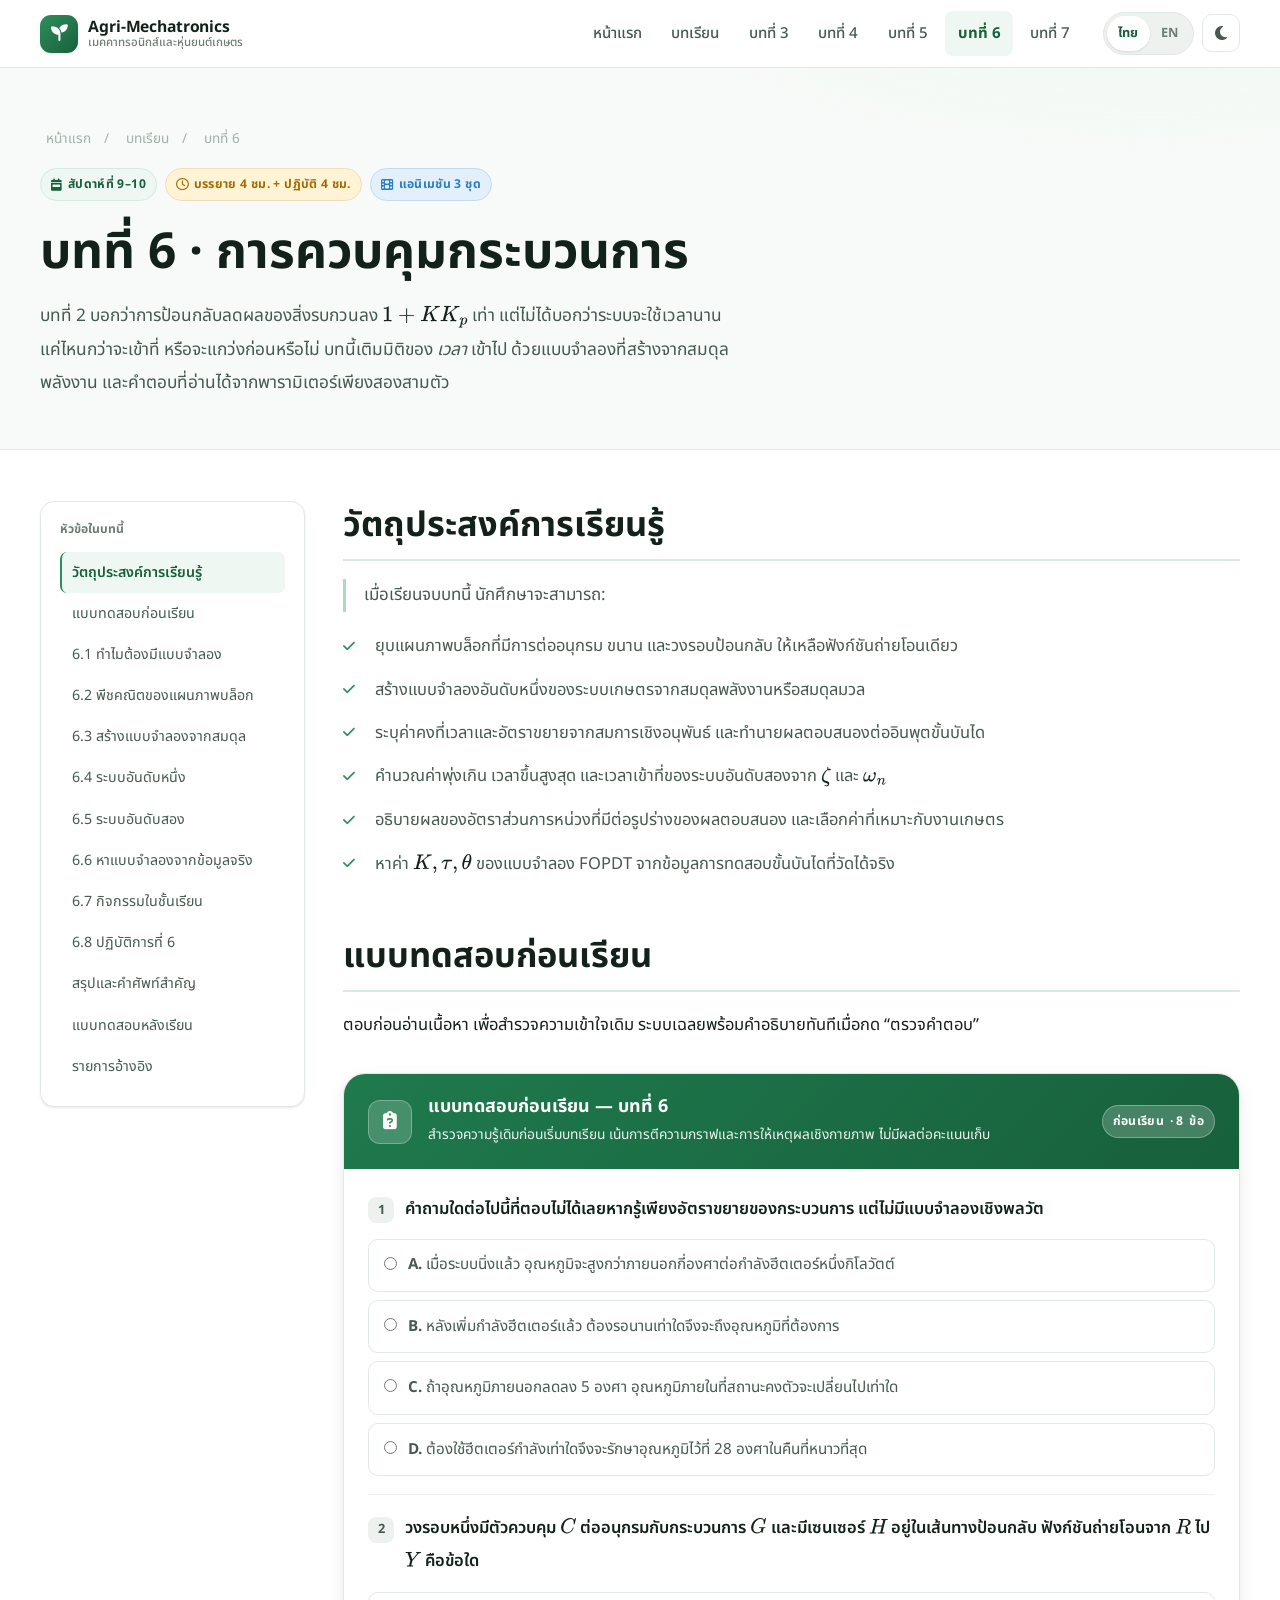
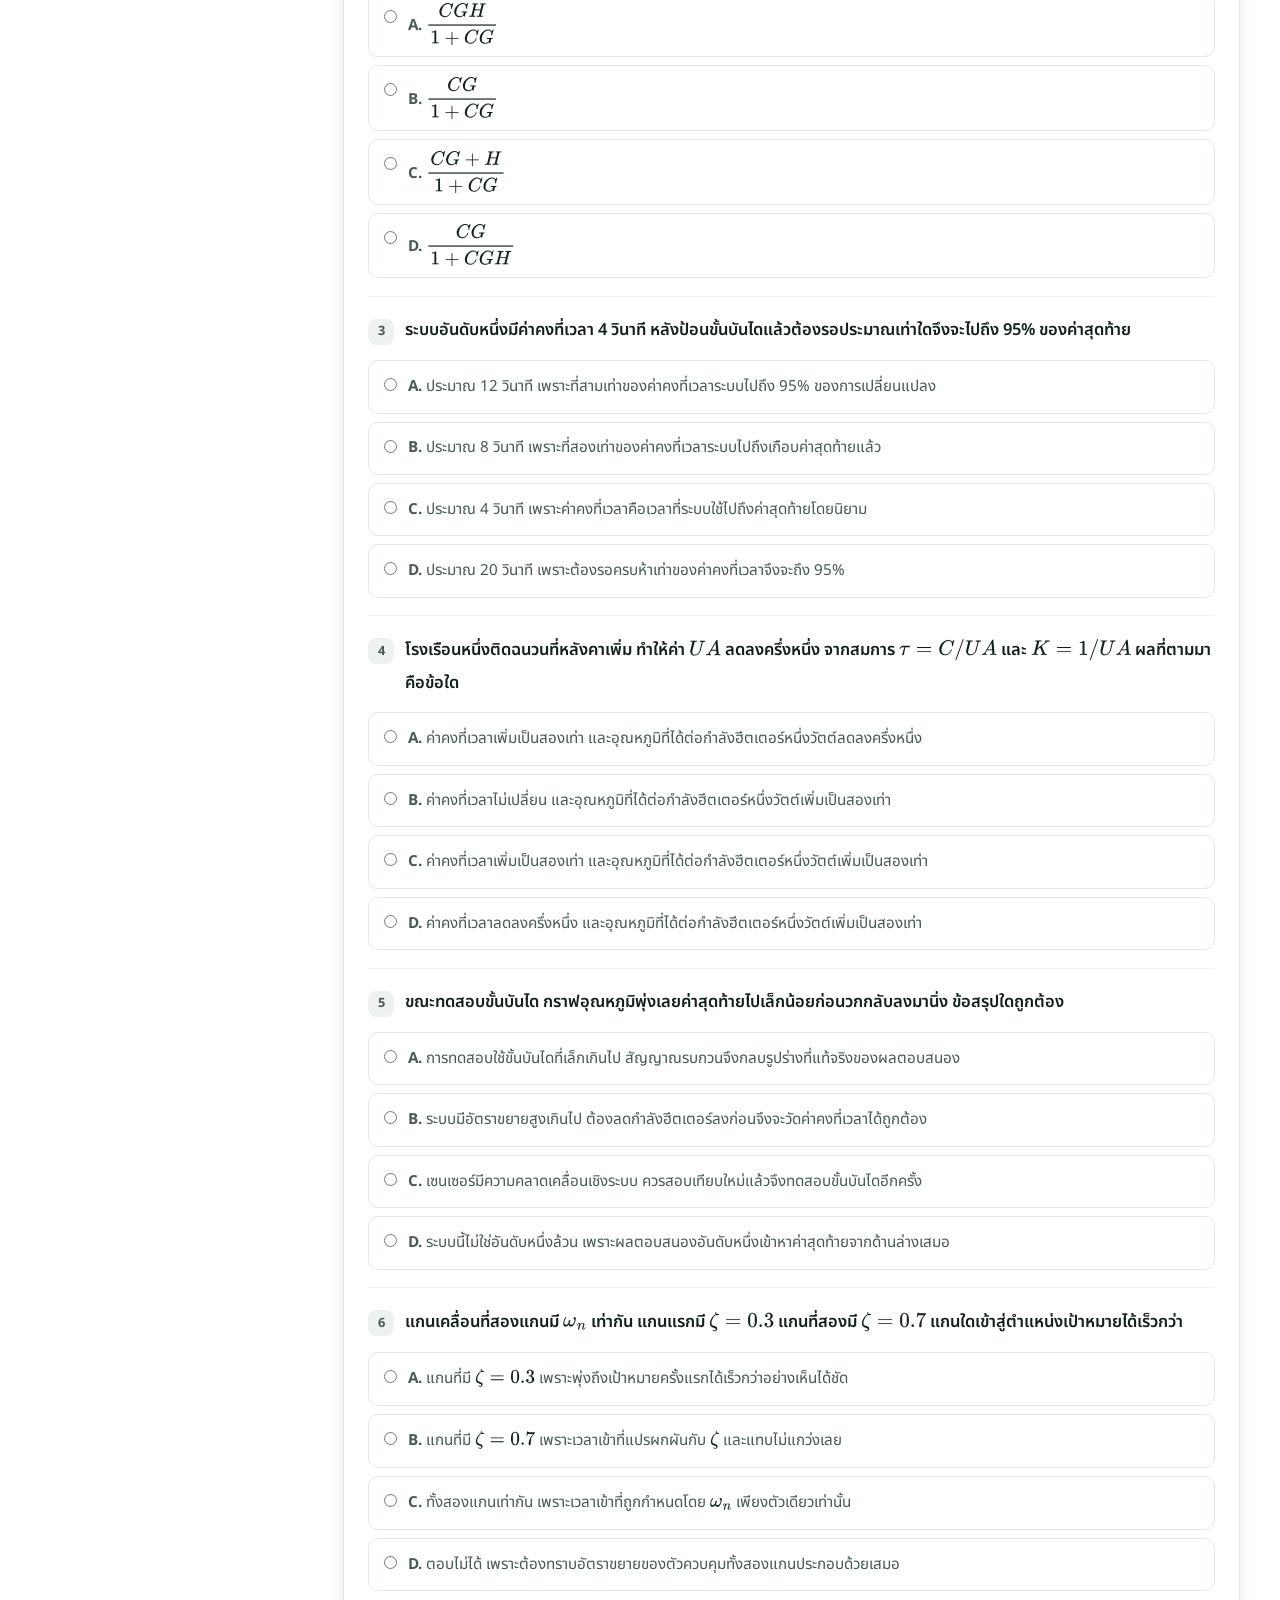
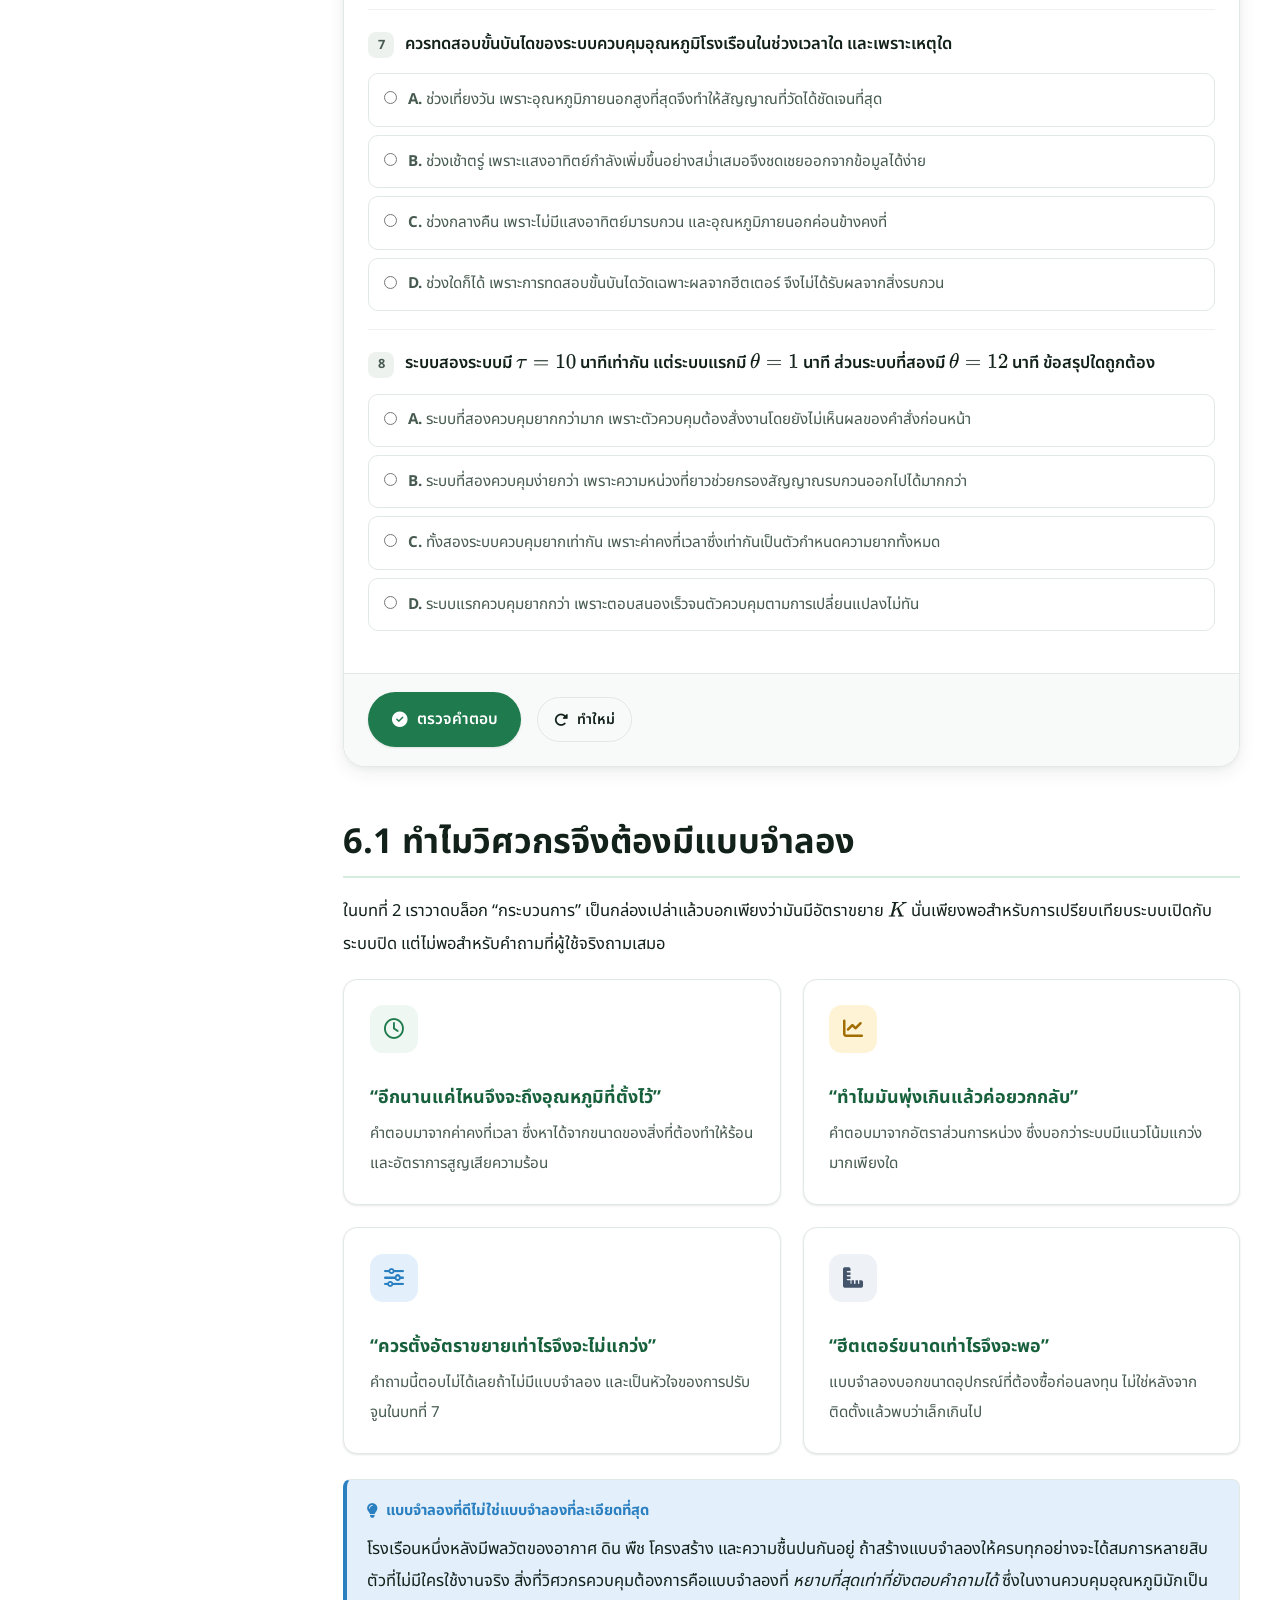
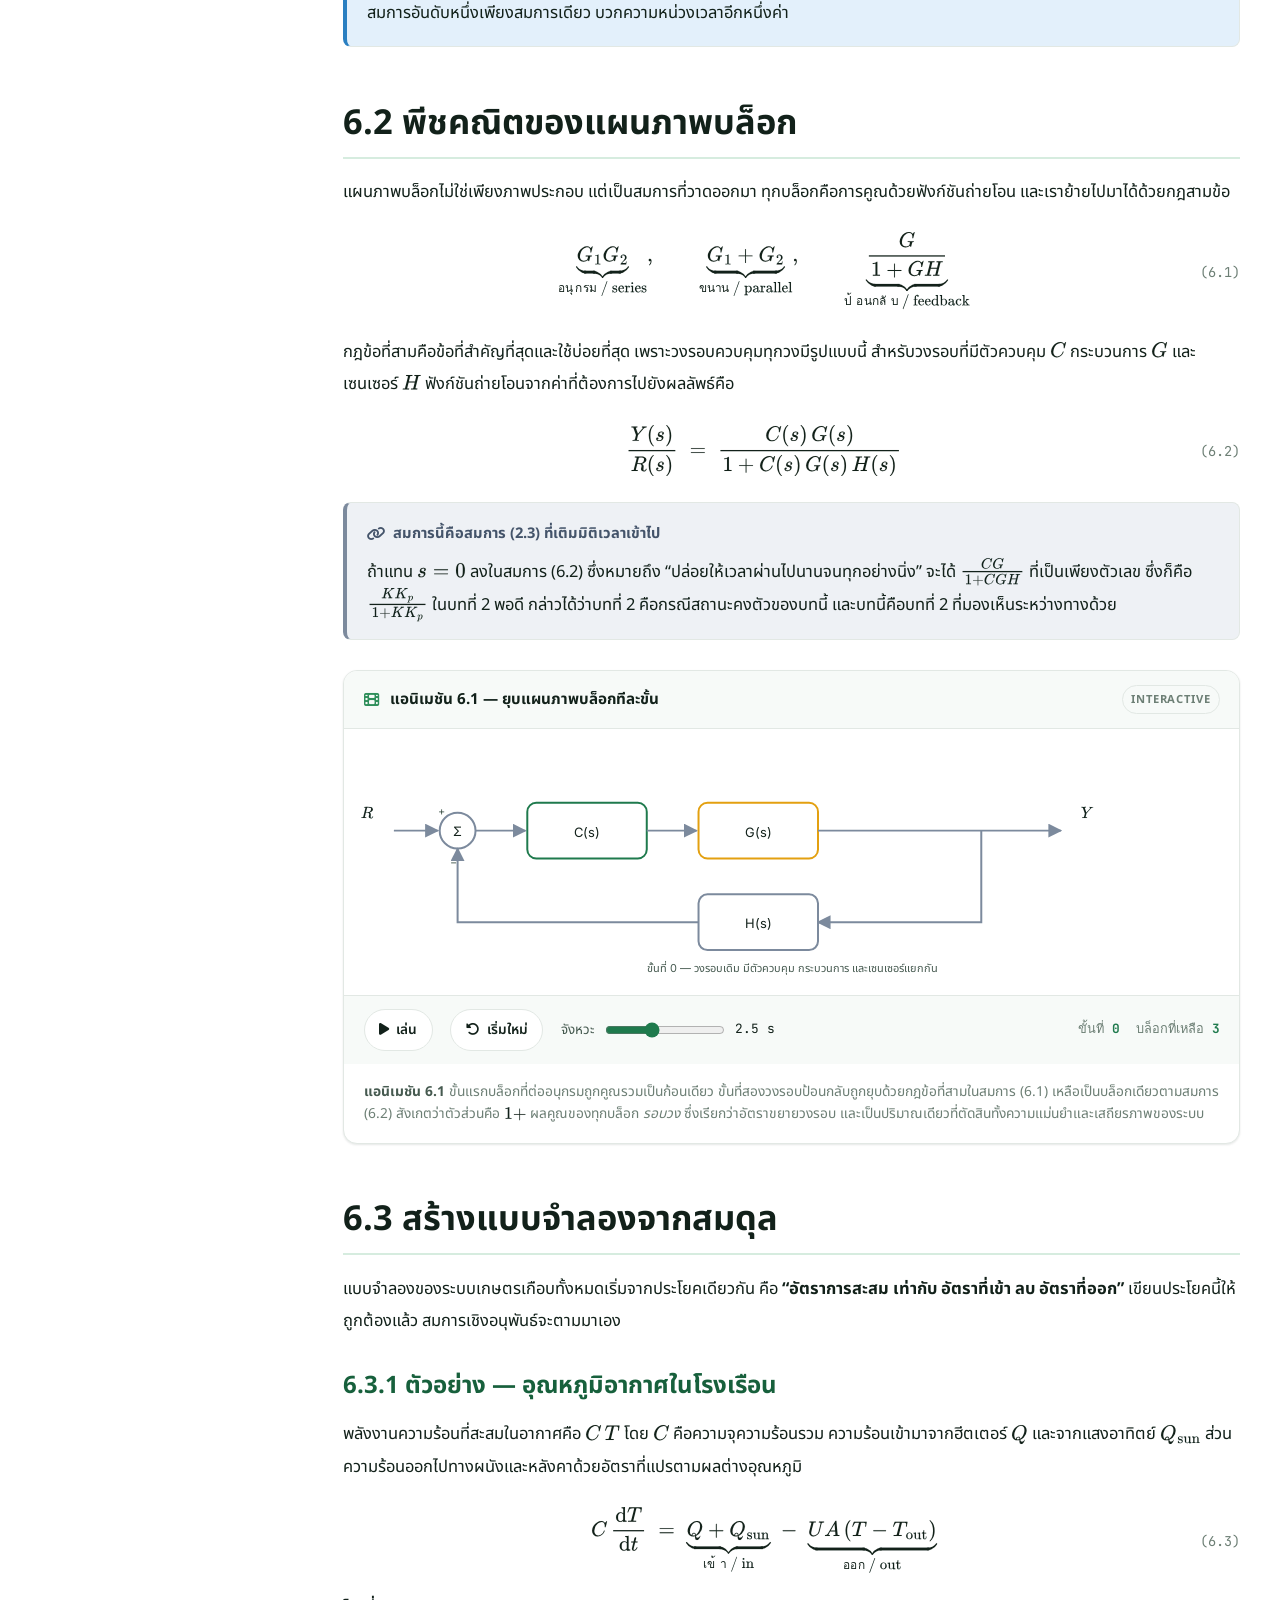
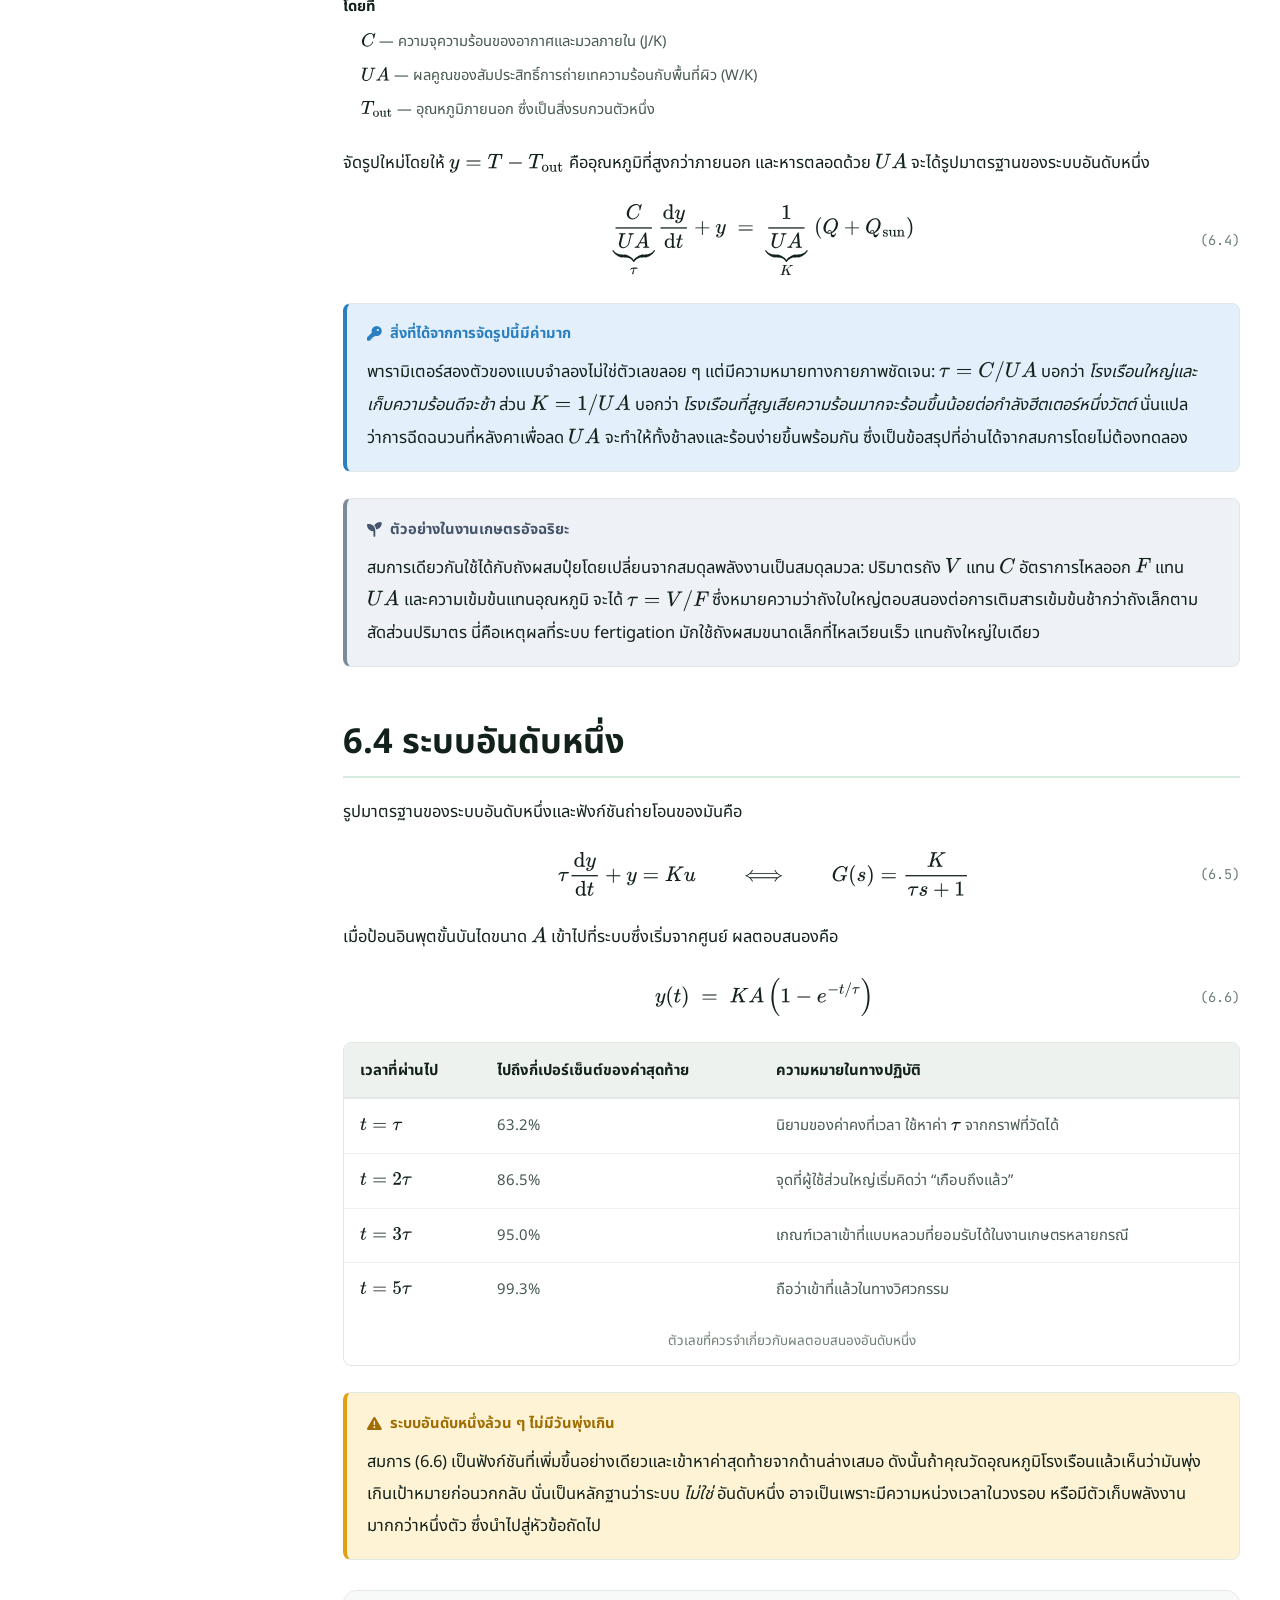
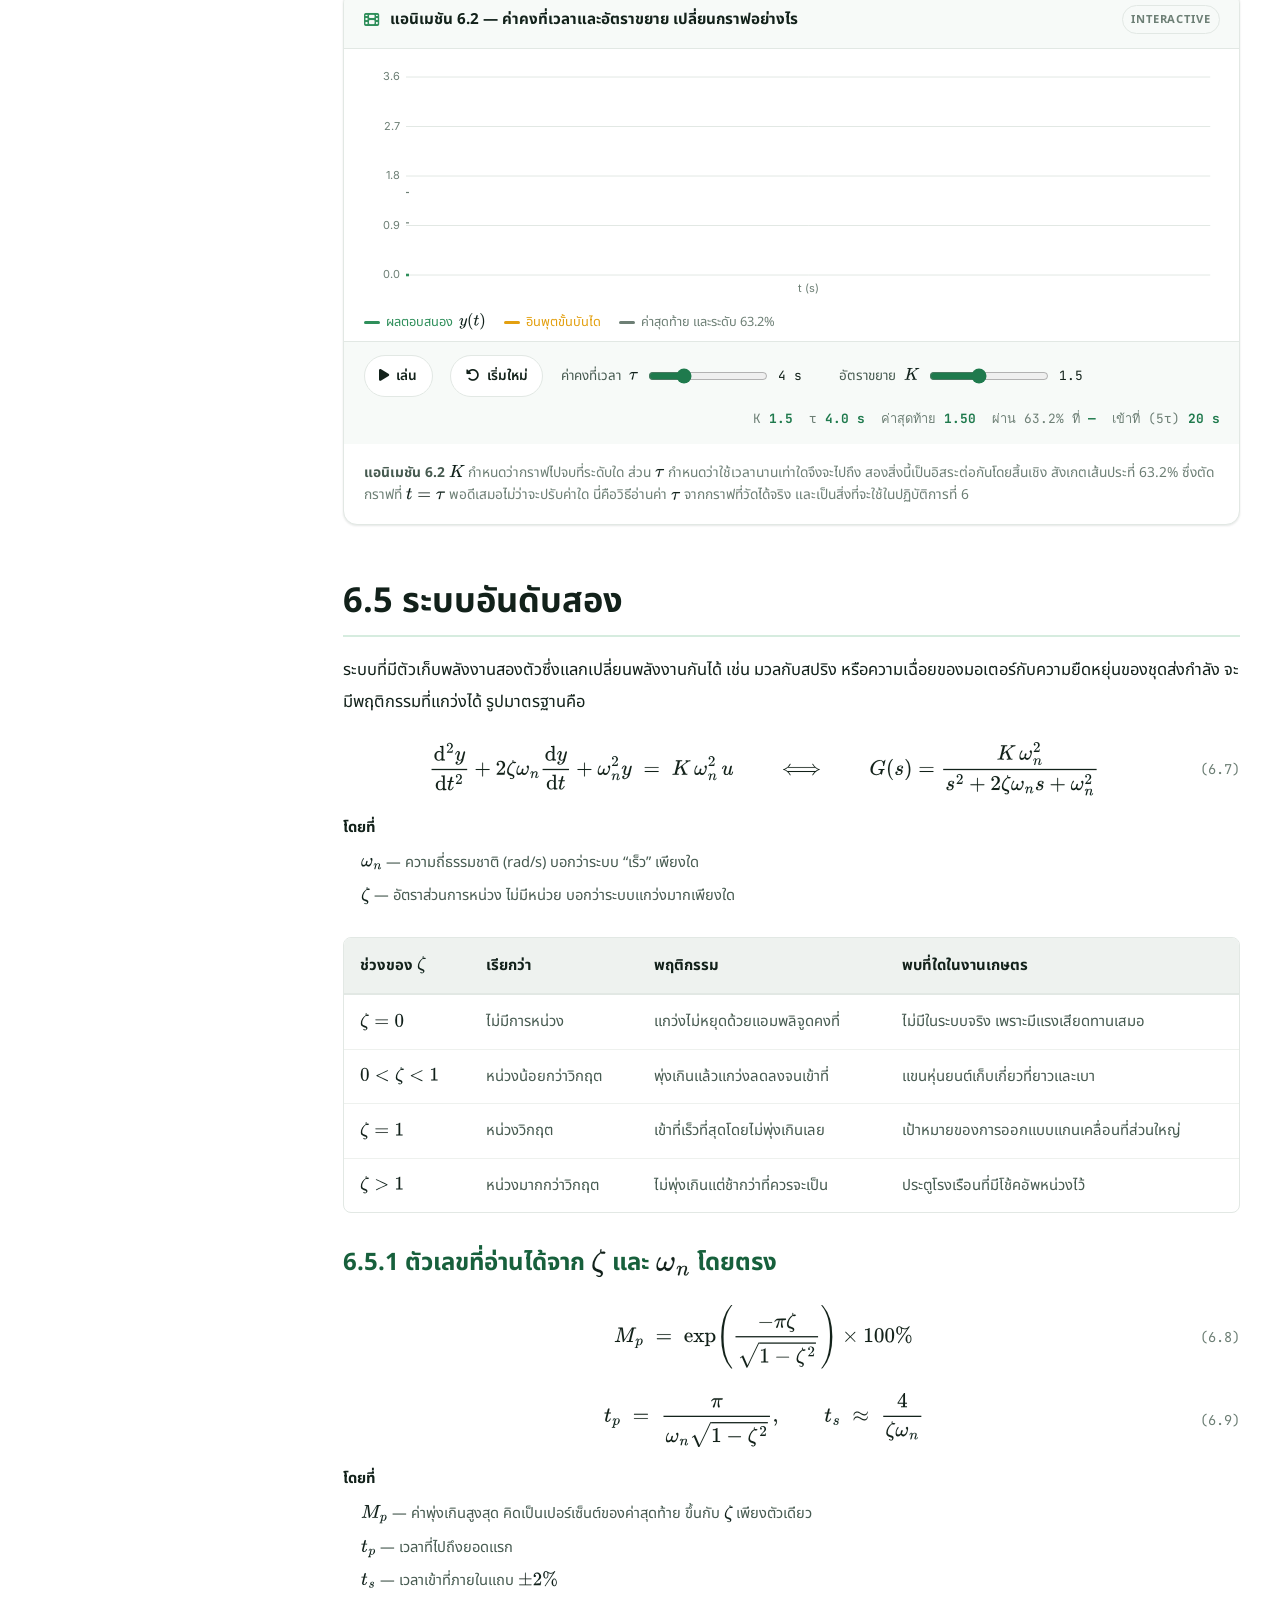
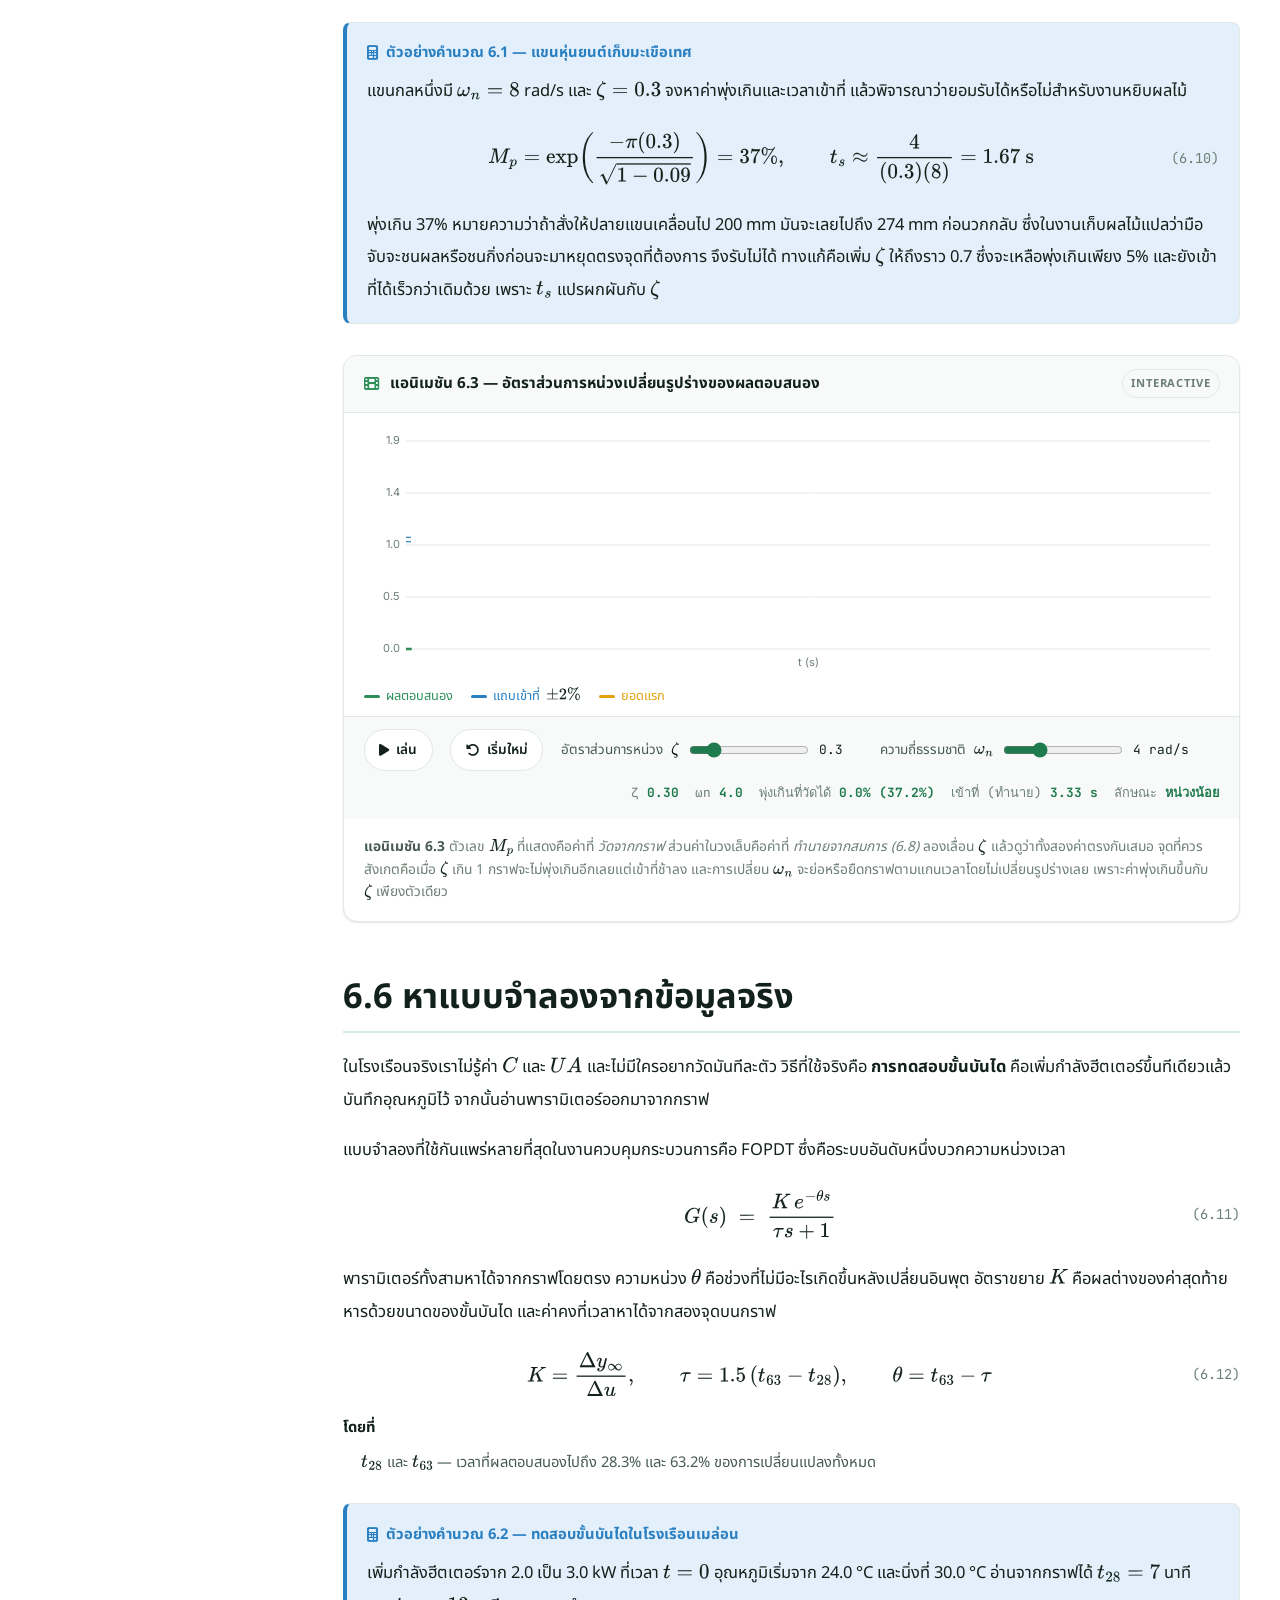
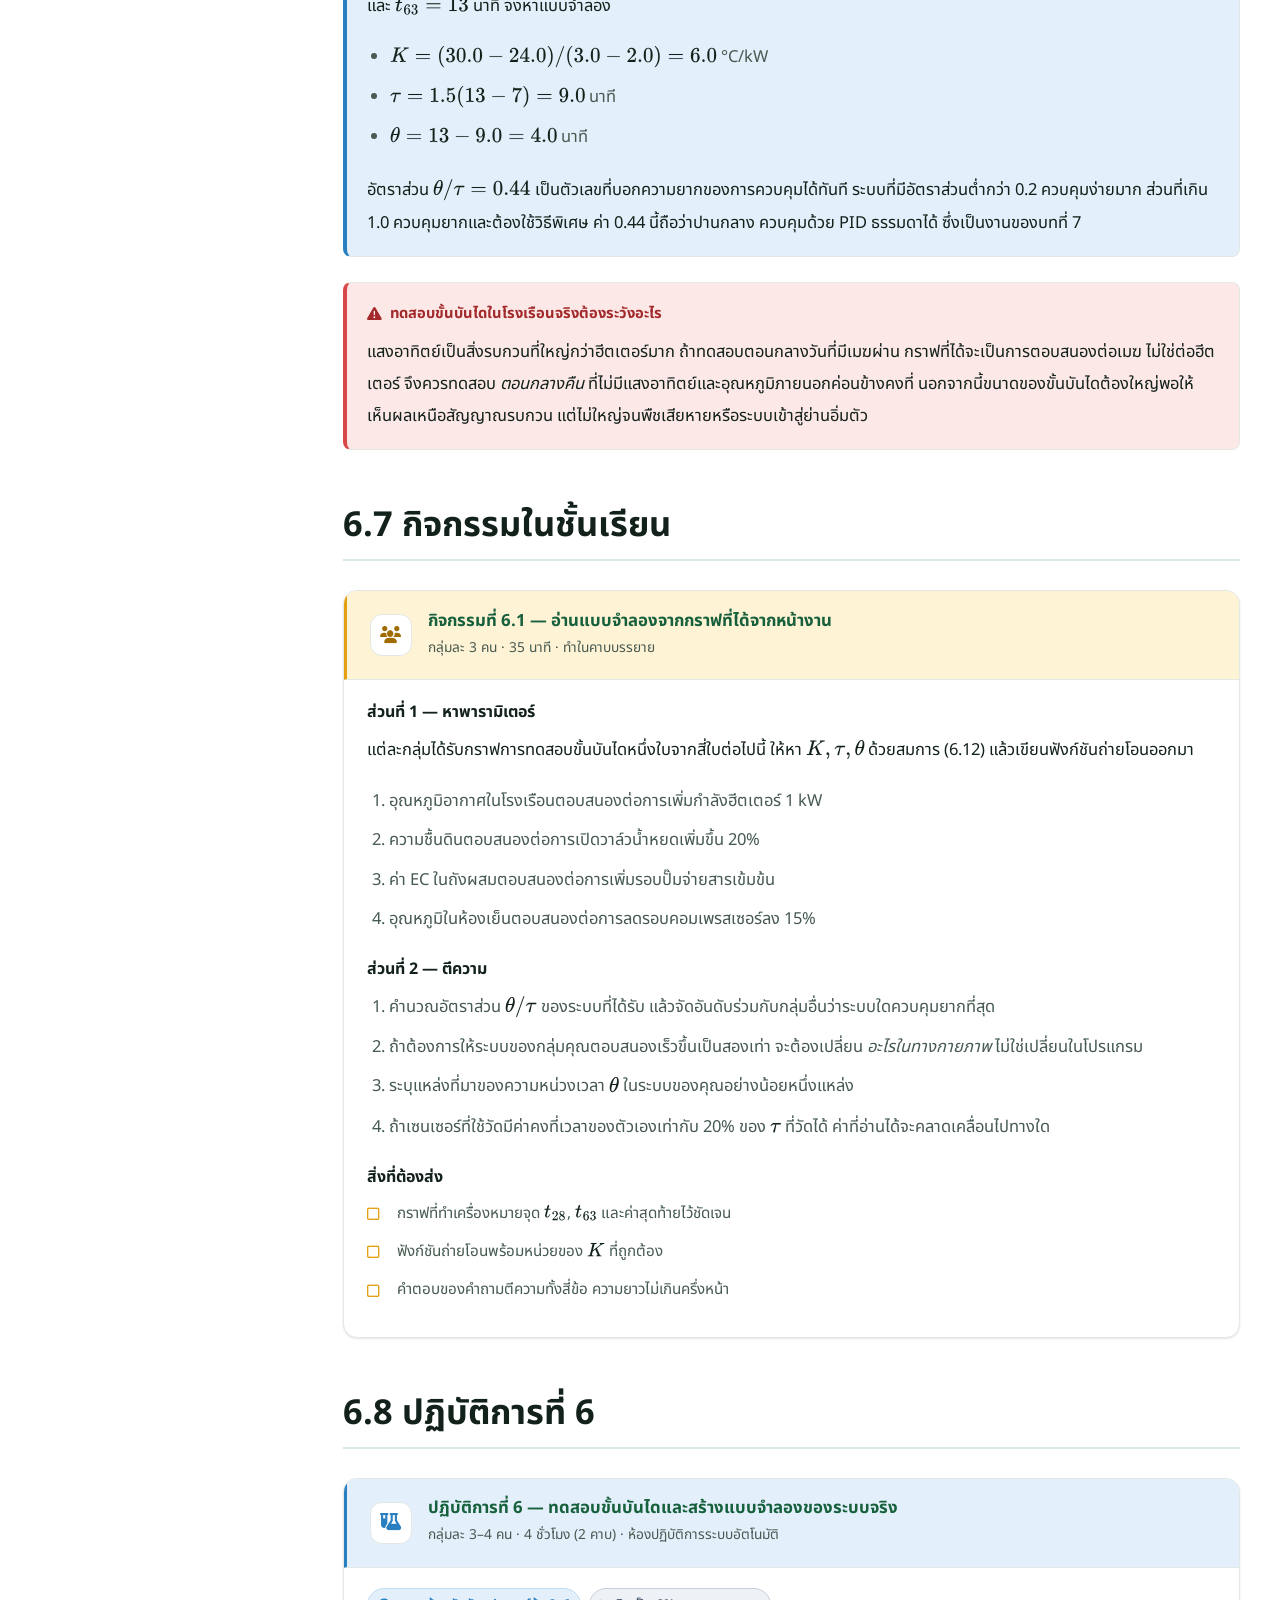
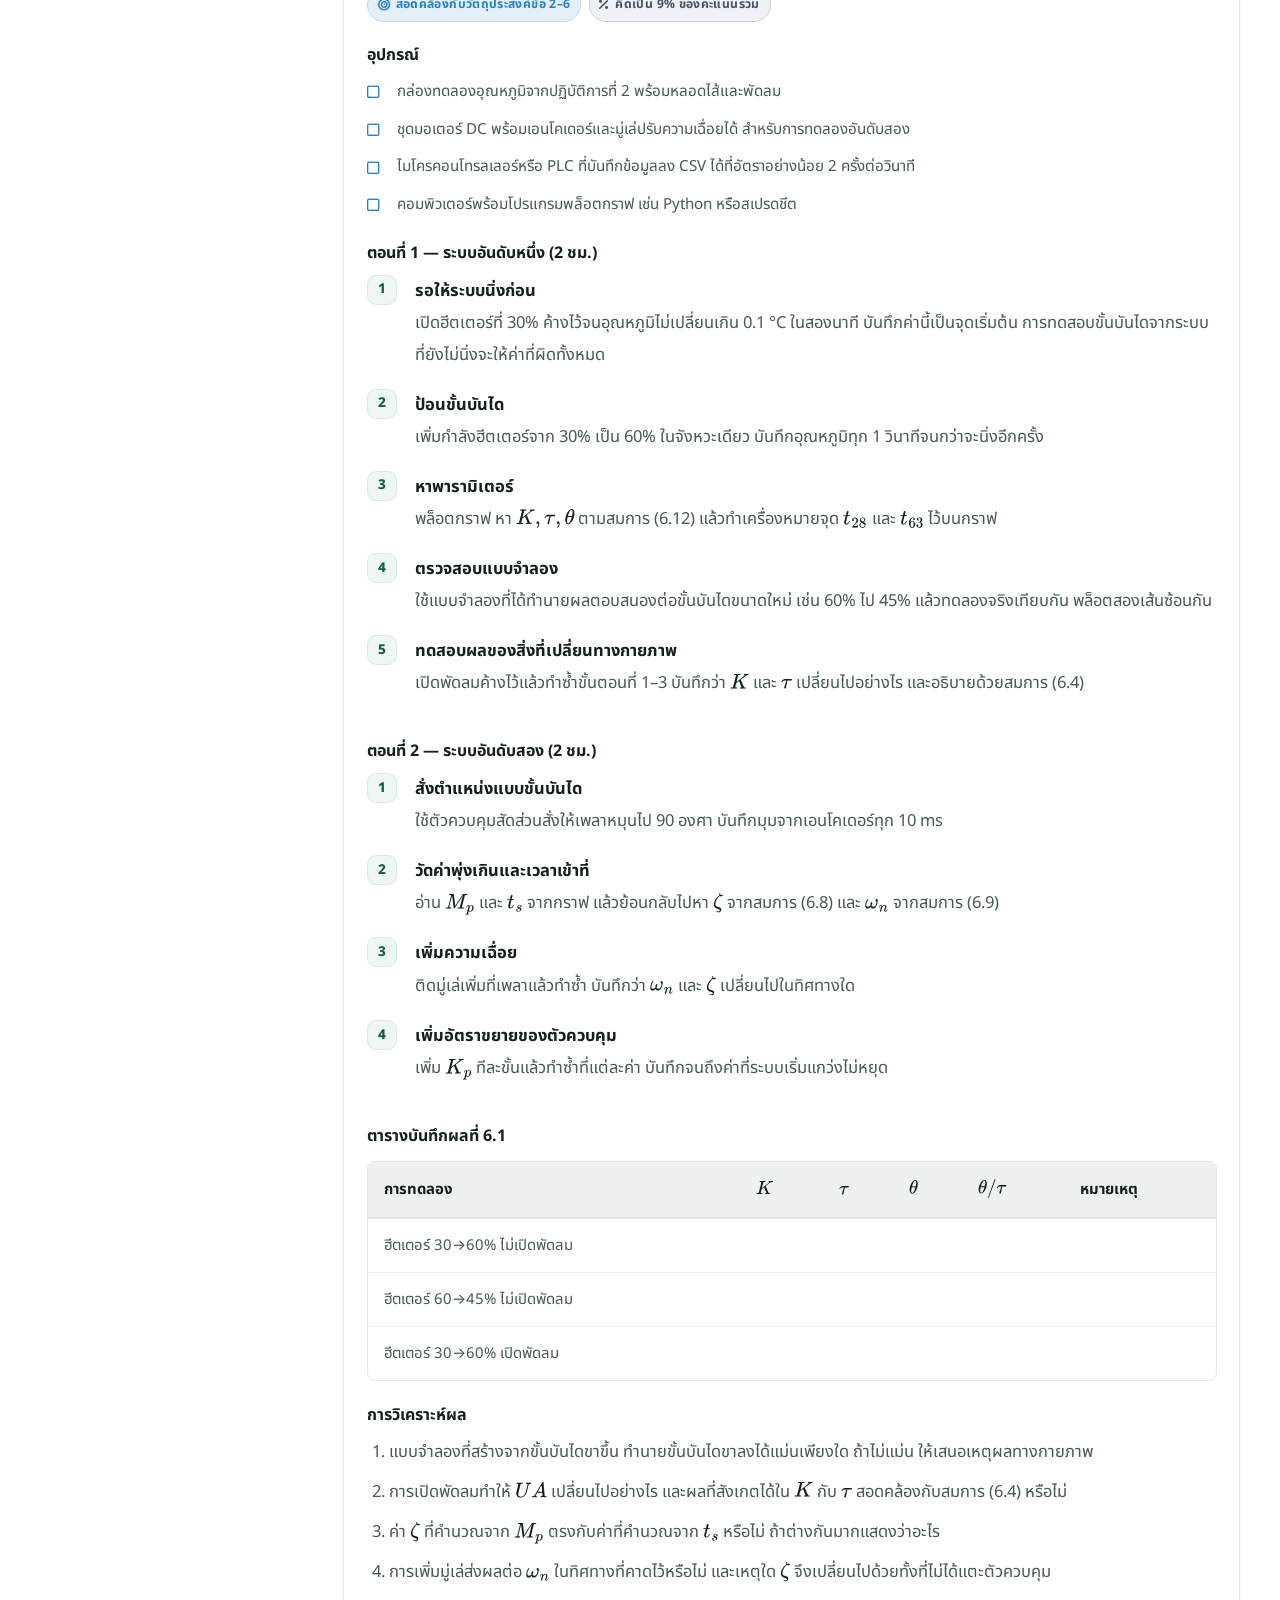
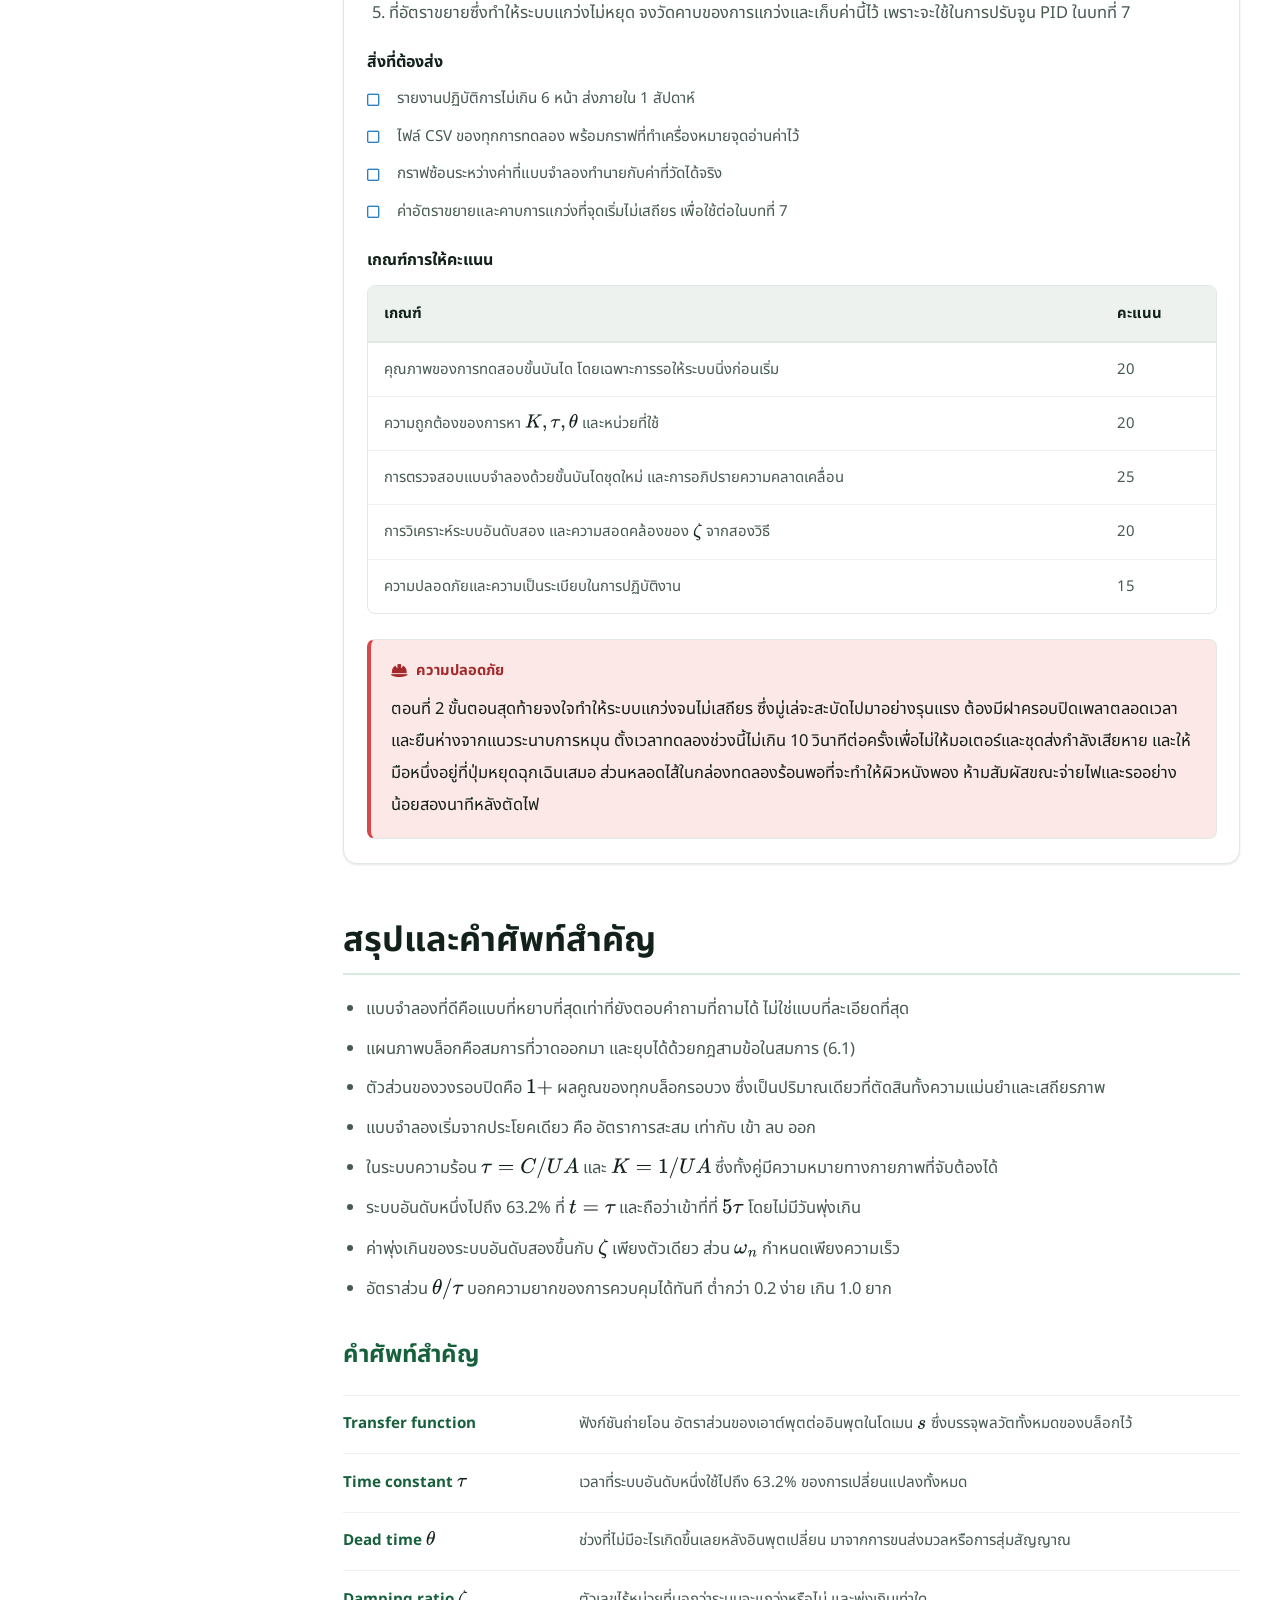
<file: chapters/ch06.html>
<!DOCTYPE html>
<html lang="th" data-lang="th" data-theme="light">
<head>
<meta charset="UTF-8">
<meta name="viewport" content="width=device-width, initial-scale=1">
<title data-title-th="บทที่ 6 · การควบคุมกระบวนการ" data-title-en="Chapter 6 · Process Control">Chapter 6 · Process Control</title>
<meta name="description" content="Chapter 6: block diagrams and their algebra, modelling from first principles, first- and second-order systems, time response, and identifying a model from a step test.">
<meta name="author" content="Jedsada Saijai">
<link rel="preconnect" href="https://fonts.googleapis.com">
<link rel="preconnect" href="https://fonts.gstatic.com" crossorigin>
<link href="https://fonts.googleapis.com/css2?family=Inter:wght@400;500;600;700;800&family=Noto+Sans+Thai:wght@400;500;600;700;800&family=JetBrains+Mono:wght@400;600&display=swap" rel="stylesheet">
<link rel="stylesheet" href="https://cdnjs.cloudflare.com/ajax/libs/font-awesome/6.5.2/css/all.min.css">
<link rel="stylesheet" href="../css/style.css">
<script src="../js/math.js"></script>
<script src="../js/anim.js"></script>
<link rel="icon" href="data:image/svg+xml,<svg xmlns='http://www.w3.org/2000/svg' viewBox='0 0 100 100'><text y='.9em' font-size='90'>🌱</text></svg>">
<script>
  (function () {
    try {
      var l = localStorage.getItem('amr-lang') || 'th';
      var t = localStorage.getItem('amr-theme') || 'light';
      document.documentElement.setAttribute('data-lang', l);
      document.documentElement.setAttribute('lang', l);
      document.documentElement.setAttribute('data-theme', t);
    } catch (e) {}
  })();
</script>
</head>
<body>
<a class="skip-link" href="#main"><span data-lang-th>ข้ามไปยังเนื้อหาหลัก</span><span data-lang-en>Skip to main content</span></a>

<!-- ===================================================== Navigation ====== -->
<header class="nav">
  <div class="nav__inner">
    <a class="brand" href="../index.html">
      <span class="brand__mark"><i class="fa-solid fa-seedling"></i></span>
      <span class="brand__text">
        <b>Agri&#8209;Mechatronics</b>
        <span data-lang-th>เมคคาทรอนิกส์และหุ่นยนต์เกษตร</span>
        <span data-lang-en>Mechatronics &amp; Robotics</span>
      </span>
    </a>

    <nav class="nav__links" id="navLinks">
      <a href="../index.html"><span data-lang-th>หน้าแรก</span><span data-lang-en>Home</span></a>
      <a href="../index.html#chapters"><span data-lang-th>บทเรียน</span><span data-lang-en>Chapters</span></a>
      <a href="ch03.html"><span data-lang-th>บทที่ 3</span><span data-lang-en>Ch 3</span></a>
      <a href="ch04.html"><span data-lang-th>บทที่ 4</span><span data-lang-en>Ch 4</span></a>
      <a href="ch05.html"><span data-lang-th>บทที่ 5</span><span data-lang-en>Ch 5</span></a>
      <a href="ch06.html" class="is-active"><span data-lang-th>บทที่ 6</span><span data-lang-en>Ch 6</span></a>
      <a href="ch07.html"><span data-lang-th>บทที่ 7</span><span data-lang-en>Ch 7</span></a>
    </nav>

    <div class="nav__tools">
      <div class="lang-switch" role="group" aria-label="Language">
        <button type="button" data-set-lang="th" aria-pressed="true">ไทย</button>
        <button type="button" data-set-lang="en" aria-pressed="false">EN</button>
      </div>
      <button class="icon-btn" type="button" data-toggle-theme aria-label="Toggle dark mode"><i class="fa-solid fa-moon"></i></button>
      <button class="icon-btn nav__toggle" type="button" aria-label="Menu" aria-expanded="false" aria-controls="navLinks"><i class="fa-solid fa-bars"></i></button>
    </div>
  </div>
</header>
<div class="reading-bar"></div>

<!-- ==================================================== Chapter hero ===== -->
<section class="ch-hero">
  <div class="wrap">
    <div class="crumbs">
      <a href="../index.html"><span data-lang-th>หน้าแรก</span><span data-lang-en>Home</span></a><span>/</span>
      <a href="../index.html#chapters"><span data-lang-th>บทเรียน</span><span data-lang-en>Chapters</span></a><span>/</span>
      <span data-lang-th>บทที่ 6</span><span data-lang-en>Chapter 6</span>
    </div>

    <div class="ch-hero__meta">
      <span class="badge"><i class="fa-solid fa-calendar-week"></i> <span data-lang-th>สัปดาห์ที่ 9–10</span><span data-lang-en>Weeks 9–10</span></span>
      <span class="badge badge--gold"><i class="fa-regular fa-clock"></i> <span data-lang-th>บรรยาย 4 ชม. + ปฏิบัติ 4 ชม.</span><span data-lang-en>4 h lecture + 4 h laboratory</span></span>
      <span class="badge badge--sky"><i class="fa-solid fa-film"></i> <span data-lang-th>แอนิเมชัน 3 ชุด</span><span data-lang-en>3 animations</span></span>
    </div>

    <h1>
      <span data-lang-th>บทที่ 6 · การควบคุมกระบวนการ</span>
      <span data-lang-en>Chapter 6 · Process Control</span>
    </h1>
    <p class="ch-hero__lead">
      <span data-lang-th>บทที่ 2 บอกว่าการป้อนกลับลดผลของสิ่งรบกวนลง \( 1 + K K_p \) เท่า แต่ไม่ได้บอกว่าระบบจะใช้เวลานานแค่ไหนกว่าจะเข้าที่ หรือจะแกว่งก่อนหรือไม่ บทนี้เติมมิติของ <em>เวลา</em> เข้าไป ด้วยแบบจำลองที่สร้างจากสมดุลพลังงาน และคำตอบที่อ่านได้จากพารามิเตอร์เพียงสองสามตัว</span>
      <span data-lang-en>Chapter 2 showed that feedback divides a disturbance by \( 1 + K K_p \), but said nothing about how long the system takes to settle, or whether it overshoots on the way. This chapter adds the dimension of <em>time</em>, through models built from energy balances and answers read off just two or three parameters.</span>
    </p>
  </div>
</section>

<main id="main">
<div class="wrap ch-layout">

  <!-- ================================================== Sidebar TOC ====== -->
  <aside class="toc">
    <h4><span data-lang-th>หัวข้อในบทนี้</span><span data-lang-en>In this chapter</span></h4>
    <ol>
      <li><a href="#objectives"><span data-lang-th>วัตถุประสงค์การเรียนรู้</span><span data-lang-en>Learning objectives</span></a></li>
      <li><a href="#pretest"><span data-lang-th>แบบทดสอบก่อนเรียน</span><span data-lang-en>Pre-test</span></a></li>
      <li><a href="#why"><span data-lang-th>6.1 ทำไมต้องมีแบบจำลอง</span><span data-lang-en>6.1 Why model at all</span></a></li>
      <li><a href="#blocks"><span data-lang-th>6.2 พีชคณิตของแผนภาพบล็อก</span><span data-lang-en>6.2 Block diagram algebra</span></a></li>
      <li><a href="#modelling"><span data-lang-th>6.3 สร้างแบบจำลองจากสมดุล</span><span data-lang-en>6.3 Modelling from a balance</span></a></li>
      <li><a href="#first"><span data-lang-th>6.4 ระบบอันดับหนึ่ง</span><span data-lang-en>6.4 First-order systems</span></a></li>
      <li><a href="#second"><span data-lang-th>6.5 ระบบอันดับสอง</span><span data-lang-en>6.5 Second-order systems</span></a></li>
      <li><a href="#identify"><span data-lang-th>6.6 หาแบบจำลองจากข้อมูลจริง</span><span data-lang-en>6.6 Identifying a model</span></a></li>
      <li><a href="#activity"><span data-lang-th>6.7 กิจกรรมในชั้นเรียน</span><span data-lang-en>6.7 In-class activity</span></a></li>
      <li><a href="#lab"><span data-lang-th>6.8 ปฏิบัติการที่ 6</span><span data-lang-en>6.8 Laboratory 6</span></a></li>
      <li><a href="#summary"><span data-lang-th>สรุปและคำศัพท์สำคัญ</span><span data-lang-en>Summary &amp; key terms</span></a></li>
      <li><a href="#posttest"><span data-lang-th>แบบทดสอบหลังเรียน</span><span data-lang-en>Post-test</span></a></li>
      <li><a href="#references"><span data-lang-th>รายการอ้างอิง</span><span data-lang-en>References</span></a></li>
    </ol>
  </aside>

  <!-- ===================================================== Article ======= -->
  <article class="article">

    <!-- ----------------------------------------------- Objectives ------- -->
    <section id="objectives">
      <h2><span data-lang-th>วัตถุประสงค์การเรียนรู้</span><span data-lang-en>Learning objectives</span></h2>
      <p class="lead">
        <span data-lang-th>เมื่อเรียนจบบทนี้ นักศึกษาจะสามารถ:</span>
        <span data-lang-en>After completing this chapter, students will be able to:</span>
      </p>
      <ul class="objectives">
        <li><span data-lang-th>ยุบแผนภาพบล็อกที่มีการต่ออนุกรม ขนาน และวงรอบป้อนกลับ ให้เหลือฟังก์ชันถ่ายโอนเดียว</span><span data-lang-en>Reduce a block diagram with series, parallel and feedback paths to a single transfer function.</span></li>
        <li><span data-lang-th>สร้างแบบจำลองอันดับหนึ่งของระบบเกษตรจากสมดุลพลังงานหรือสมดุลมวล</span><span data-lang-en>Build a first-order model of an agricultural system from an energy or mass balance.</span></li>
        <li><span data-lang-th>ระบุค่าคงที่เวลาและอัตราขยายจากสมการเชิงอนุพันธ์ และทำนายผลตอบสนองต่ออินพุตขั้นบันได</span><span data-lang-en>Extract the time constant and gain from a differential equation and predict the step response.</span></li>
        <li><span data-lang-th>คำนวณค่าพุ่งเกิน เวลาขึ้นสูงสุด และเวลาเข้าที่ของระบบอันดับสองจาก \( \zeta \) และ \( \omega_n \)</span><span data-lang-en>Compute overshoot, peak time and settling time of a second-order system from \( \zeta \) and \( \omega_n \).</span></li>
        <li><span data-lang-th>อธิบายผลของอัตราส่วนการหน่วงที่มีต่อรูปร่างของผลตอบสนอง และเลือกค่าที่เหมาะกับงานเกษตร</span><span data-lang-en>Explain how the damping ratio shapes a response, and choose a value suited to an agricultural task.</span></li>
        <li><span data-lang-th>หาค่า \( K, \tau, \theta \) ของแบบจำลอง FOPDT จากข้อมูลการทดสอบขั้นบันไดที่วัดได้จริง</span><span data-lang-en>Obtain \( K, \tau \) and \( \theta \) of a FOPDT model from real step-test data.</span></li>
      </ul>
    </section>

    <!-- ------------------------------------------------- Pre-test ------- -->
    <section id="pretest">
      <h2><span data-lang-th>แบบทดสอบก่อนเรียน</span><span data-lang-en>Pre-test</span></h2>
      <p>
        <span data-lang-th>ตอบก่อนอ่านเนื้อหา เพื่อสำรวจความเข้าใจเดิม ระบบเฉลยพร้อมคำอธิบายทันทีเมื่อกด “ตรวจคำตอบ”</span>
        <span data-lang-en>Answer before reading. Explanations appear as soon as you check your answers.</span>
      </p>
      <div data-quiz="ch06-pre"></div>
    </section>

    <!-- ---------------------------------------------------- 6.1 --------- -->
    <section id="why">
      <h2><span data-lang-th>6.1 ทำไมวิศวกรจึงต้องมีแบบจำลอง</span><span data-lang-en>6.1 Why an engineer needs a model</span></h2>

      <p>
        <span data-lang-th>ในบทที่ 2 เราวาดบล็อก “กระบวนการ” เป็นกล่องเปล่าแล้วบอกเพียงว่ามันมีอัตราขยาย \( K \) นั่นเพียงพอสำหรับการเปรียบเทียบระบบเปิดกับระบบปิด แต่ไม่พอสำหรับคำถามที่ผู้ใช้จริงถามเสมอ</span>
        <span data-lang-en>In Chapter 2 the “process” block was an empty box with a gain \( K \). That sufficed to compare open and closed loop, but not for the questions a real user always asks.</span>
      </p>

      <div class="grid grid--2">
        <div class="card">
          <div class="card__icon"><i class="fa-regular fa-clock"></i></div>
          <h3><span data-lang-th>“อีกนานแค่ไหนจึงจะถึงอุณหภูมิที่ตั้งไว้”</span><span data-lang-en>“How long until it reaches the setpoint?”</span></h3>
          <p><span data-lang-th>คำตอบมาจากค่าคงที่เวลา ซึ่งหาได้จากขนาดของสิ่งที่ต้องทำให้ร้อนและอัตราการสูญเสียความร้อน</span><span data-lang-en>The answer comes from the time constant, which follows from the size of the thing being heated and the rate it loses heat.</span></p>
        </div>
        <div class="card">
          <div class="card__icon card__icon--gold"><i class="fa-solid fa-chart-line"></i></div>
          <h3><span data-lang-th>“ทำไมมันพุ่งเกินแล้วค่อยวกกลับ”</span><span data-lang-en>“Why does it overshoot and come back?”</span></h3>
          <p><span data-lang-th>คำตอบมาจากอัตราส่วนการหน่วง ซึ่งบอกว่าระบบมีแนวโน้มแกว่งมากเพียงใด</span><span data-lang-en>The answer comes from the damping ratio, which says how inclined the system is to oscillate.</span></p>
        </div>
        <div class="card">
          <div class="card__icon card__icon--sky"><i class="fa-solid fa-sliders"></i></div>
          <h3><span data-lang-th>“ควรตั้งอัตราขยายเท่าไรจึงจะไม่แกว่ง”</span><span data-lang-en>“What gain can I use without hunting?”</span></h3>
          <p><span data-lang-th>คำถามนี้ตอบไม่ได้เลยถ้าไม่มีแบบจำลอง และเป็นหัวใจของการปรับจูนในบทที่ 7</span><span data-lang-en>Unanswerable without a model, and the heart of the tuning in Chapter 7.</span></p>
        </div>
        <div class="card">
          <div class="card__icon card__icon--steel"><i class="fa-solid fa-ruler-combined"></i></div>
          <h3><span data-lang-th>“ฮีตเตอร์ขนาดเท่าไรจึงจะพอ”</span><span data-lang-en>“How big must the heater be?”</span></h3>
          <p><span data-lang-th>แบบจำลองบอกขนาดอุปกรณ์ที่ต้องซื้อก่อนลงทุน ไม่ใช่หลังจากติดตั้งแล้วพบว่าเล็กเกินไป</span><span data-lang-en>A model sizes the equipment before you buy it, not after discovering it was too small.</span></p>
        </div>
      </div>

      <div class="callout callout--tip">
        <div class="callout__title"><i class="fa-solid fa-lightbulb"></i> <span data-lang-th>แบบจำลองที่ดีไม่ใช่แบบจำลองที่ละเอียดที่สุด</span><span data-lang-en>The best model is not the most detailed one</span></div>
        <p class="mb-0">
          <span data-lang-th>โรงเรือนหนึ่งหลังมีพลวัตของอากาศ ดิน พืช โครงสร้าง และความชื้นปนกันอยู่ ถ้าสร้างแบบจำลองให้ครบทุกอย่างจะได้สมการหลายสิบตัวที่ไม่มีใครใช้งานจริง สิ่งที่วิศวกรควบคุมต้องการคือแบบจำลองที่ <em>หยาบที่สุดเท่าที่ยังตอบคำถามได้</em> ซึ่งในงานควบคุมอุณหภูมิมักเป็นสมการอันดับหนึ่งเพียงสมการเดียว บวกความหน่วงเวลาอีกหนึ่งค่า</span>
          <span data-lang-en>A greenhouse mixes the dynamics of air, soil, crop, structure and humidity. Model every one of them and you get dozens of equations nobody will ever use. What a control engineer wants is the <em>coarsest model that still answers the question</em> — for temperature control, usually a single first-order equation plus one dead-time figure.</span>
        </p>
      </div>
    </section>

    <!-- ---------------------------------------------------- 6.2 --------- -->
    <section id="blocks">
      <h2><span data-lang-th>6.2 พีชคณิตของแผนภาพบล็อก</span><span data-lang-en>6.2 The algebra of block diagrams</span></h2>

      <p>
        <span data-lang-th>แผนภาพบล็อกไม่ใช่เพียงภาพประกอบ แต่เป็นสมการที่วาดออกมา ทุกบล็อกคือการคูณด้วยฟังก์ชันถ่ายโอน และเราย้ายไปมาได้ด้วยกฎสามข้อ</span>
        <span data-lang-en>A block diagram is not a picture; it is an equation drawn out. Every block is a multiplication by its transfer function, and three rules let us rearrange them.</span>
      </p>

      <div class="eq">
        <div class="eq__body">$$ \underbrace{G_1 G_2}_{\text{อนุกรม / series}}, \qquad
                              \underbrace{G_1 + G_2}_{\text{ขนาน / parallel}}, \qquad
                              \underbrace{\frac{G}{1 + G H}}_{\text{ป้อนกลับ / feedback}} $$</div>
        <div class="eq__num">(6.1)</div>
      </div>

      <p>
        <span data-lang-th>กฎข้อที่สามคือข้อที่สำคัญที่สุดและใช้บ่อยที่สุด เพราะวงรอบควบคุมทุกวงมีรูปแบบนี้ สำหรับวงรอบที่มีตัวควบคุม \( C \) กระบวนการ \( G \) และเซนเซอร์ \( H \) ฟังก์ชันถ่ายโอนจากค่าที่ต้องการไปยังผลลัพธ์คือ</span>
        <span data-lang-en>The third rule matters most and is used most often, since every control loop has this shape. For a loop with controller \( C \), process \( G \) and sensor \( H \), the transfer function from setpoint to output is</span>
      </p>

      <div class="eq">
        <div class="eq__body">$$ \frac{Y(s)}{R(s)} \;=\; \frac{C(s)\,G(s)}{1 + C(s)\,G(s)\,H(s)} $$</div>
        <div class="eq__num">(6.2)</div>
      </div>

      <div class="callout callout--note">
        <div class="callout__title"><i class="fa-solid fa-link"></i> <span data-lang-th>สมการนี้คือสมการ (2.3) ที่เติมมิติเวลาเข้าไป</span><span data-lang-en>This is equation (2.3) with time added</span></div>
        <p class="mb-0">
          <span data-lang-th>ถ้าแทน \( s = 0 \) ลงในสมการ (6.2) ซึ่งหมายถึง “ปล่อยให้เวลาผ่านไปนานจนทุกอย่างนิ่ง” จะได้ \( \frac{CG}{1+CGH} \) ที่เป็นเพียงตัวเลข ซึ่งก็คือ \( \frac{K K_p}{1 + K K_p} \) ในบทที่ 2 พอดี กล่าวได้ว่าบทที่ 2 คือกรณีสถานะคงตัวของบทนี้ และบทนี้คือบทที่ 2 ที่มองเห็นระหว่างทางด้วย</span>
          <span data-lang-en>Put \( s = 0 \) into equation (6.2) — which means “let time pass until everything settles” — and it becomes the plain number \( \frac{CG}{1+CGH} \), exactly the \( \frac{K K_p}{1 + K K_p} \) of Chapter 2. Chapter 2 was the steady-state case of this chapter; this chapter is Chapter 2 with the journey visible.</span>
        </p>
      </div>

      <!-- ===================== Animation 6.1 ===================== -->
      <figure class="anim" data-anim="ch06-blocks">
        <div class="anim__head">
          <i class="fa-solid fa-film"></i>
          <span data-lang-th>แอนิเมชัน 6.1 — ยุบแผนภาพบล็อกทีละขั้น</span>
          <span data-lang-en>Animation 6.1 — Reducing a block diagram one step at a time</span>
          <span class="anim__tag">Interactive</span>
        </div>

        <div class="anim__stage">
          <svg viewBox="0 0 860 240" role="img" aria-label="A control loop reduced step by step to a single transfer function">
            <defs>
              <marker id="ar61" viewBox="0 0 10 10" refX="9" refY="5" markerWidth="7" markerHeight="7" orient="auto-start-reverse">
                <path d="M 0 0 L 10 5 L 0 10 z" class="dg-arrow"/>
              </marker>
            </defs>

            <line x1="30" y1="84" x2="74" y2="84" class="dg-stroke" stroke-width="2" marker-end="url(#ar61)"/>
            <circle id="b6-sum" cx="94" cy="84" r="18" class="dg-fill-surface dg-stroke" stroke-width="2"/>
            <text class="dg-text" x="94" y="89" text-anchor="middle">Σ</text>
            <text class="dg-text-sm" x="74" y="68">+</text>
            <text class="dg-text-sm" x="86" y="120">−</text>
            <line id="b6-w1" x1="112" y1="84" x2="162" y2="84" class="dg-stroke" stroke-width="2" marker-end="url(#ar61)"/>

            <!-- controller -->
            <g id="b6-c">
              <rect x="164" y="56" width="120" height="56" rx="9" class="dg-fill-green dg-stroke-green" stroke-width="2"/>
              <text class="dg-text" x="224" y="90" text-anchor="middle">C(s)</text>
            </g>
            <line id="b6-w2" x1="284" y1="84" x2="334" y2="84" class="dg-stroke" stroke-width="2" marker-end="url(#ar61)"/>

            <!-- process -->
            <g id="b6-g">
              <rect x="336" y="56" width="120" height="56" rx="9" class="dg-fill-gold dg-stroke-gold" stroke-width="2"/>
              <text class="dg-text" x="396" y="90" text-anchor="middle">G(s)</text>
            </g>

            <!-- the merged series block, shown from step 2 -->
            <g id="b6-cg" opacity="0">
              <rect x="164" y="56" width="292" height="56" rx="9" class="dg-fill-green dg-stroke-green" stroke-width="2.5"/>
              <text class="dg-text" x="310" y="90" text-anchor="middle">C(s) G(s)</text>
            </g>

            <!-- the fully reduced block, shown at step 3 -->
            <g id="b6-final" opacity="0">
              <rect x="164" y="48" width="292" height="72" rx="10" class="dg-fill-green dg-stroke-green" stroke-width="3"/>
            </g>

            <line id="b6-w3" x1="456" y1="84" x2="700" y2="84" class="dg-stroke" stroke-width="2" marker-end="url(#ar61)"/>

            <!-- sensor in the return path -->
            <g id="b6-h">
              <path id="b6-w4" d="M 620 84 L 620 176 L 456 176" class="dg-stroke" stroke-width="2" fill="none" marker-end="url(#ar61)"/>
              <rect x="336" y="148" width="120" height="56" rx="9" class="dg-fill-sky dg-stroke" stroke-width="2"/>
              <text class="dg-text" x="396" y="182" text-anchor="middle">H(s)</text>
              <path id="b6-w5" d="M 336 176 L 94 176 L 94 102" class="dg-stroke" stroke-width="2" fill="none" marker-end="url(#ar61)"/>
            </g>

            <text id="b6-caption" class="dg-text-sm" x="430" y="226" text-anchor="middle"></text>
          </svg>

          <span class="fig-label fig-label--bare" style="left:2.5%;top:32%">\( R \)</span>
          <span class="fig-label fig-label--bare" style="left:83.0%;top:32%">\( Y \)</span>
          <span class="fig-label" id="b6-result" style="left:36.0%;top:35%"></span>
        </div>

        <div class="anim__controls">
          <button class="anim__btn" type="button" data-anim-play><i class="fa-solid fa-play"></i><span data-lang-th>เล่น</span><span data-lang-en>Play</span></button>
          <button class="anim__btn" type="button" data-anim-reset><i class="fa-solid fa-rotate-left"></i><span data-lang-th>เริ่มใหม่</span><span data-lang-en>Reset</span></button>
          <label class="anim__param">
            <span data-lang-th>จังหวะ</span><span data-lang-en>Pace</span>
            <input type="range" data-anim-param="pace" data-unit="s" min="1" max="5" step="0.5" value="2.5">
            <output></output>
          </label>
          <div class="anim__readout" data-anim-readout></div>
        </div>

        <figcaption>
          <b><span data-lang-th>แอนิเมชัน 6.1</span><span data-lang-en>Animation 6.1</span></b>
          <span data-lang-th> ขั้นแรกบล็อกที่ต่ออนุกรมถูกคูณรวมเป็นก้อนเดียว ขั้นที่สองวงรอบป้อนกลับถูกยุบด้วยกฎข้อที่สามในสมการ (6.1) เหลือเป็นบล็อกเดียวตามสมการ (6.2) สังเกตว่าตัวส่วนคือ \( 1 + \) ผลคูณของทุกบล็อก <em>รอบวง</em> ซึ่งเรียกว่าอัตราขยายวงรอบ และเป็นปริมาณเดียวที่ตัดสินทั้งความแม่นยำและเสถียรภาพของระบบ</span>
          <span data-lang-en> First the series blocks multiply into one. Then the feedback loop collapses by the third rule of equation (6.1), leaving the single block of equation (6.2). Notice that the denominator is \( 1 + \) the product of every block <em>around the loop</em> — the loop gain, the one quantity that governs both the accuracy and the stability of the system.</span>
        </figcaption>
      </figure>
    </section>

    <!-- ---------------------------------------------------- 6.3 --------- -->
    <section id="modelling">
      <h2><span data-lang-th>6.3 สร้างแบบจำลองจากสมดุล</span><span data-lang-en>6.3 Building a model from a balance</span></h2>

      <p>
        <span data-lang-th>แบบจำลองของระบบเกษตรเกือบทั้งหมดเริ่มจากประโยคเดียวกัน คือ <strong>“อัตราการสะสม เท่ากับ อัตราที่เข้า ลบ อัตราที่ออก”</strong> เขียนประโยคนี้ให้ถูกต้องแล้ว สมการเชิงอนุพันธ์จะตามมาเอง</span>
        <span data-lang-en>Almost every agricultural model starts from the same sentence: <strong>“the rate of accumulation equals the rate in minus the rate out”</strong>. Write that sentence correctly and the differential equation follows.</span>
      </p>

      <h3><span data-lang-th>6.3.1 ตัวอย่าง — อุณหภูมิอากาศในโรงเรือน</span><span data-lang-en>6.3.1 Worked example — greenhouse air temperature</span></h3>

      <p>
        <span data-lang-th>พลังงานความร้อนที่สะสมในอากาศคือ \( C\,T \) โดย \( C \) คือความจุความร้อนรวม ความร้อนเข้ามาจากฮีตเตอร์ \( Q \) และจากแสงอาทิตย์ \( Q_{\text{sun}} \) ส่วนความร้อนออกไปทางผนังและหลังคาด้วยอัตราที่แปรตามผลต่างอุณหภูมิ</span>
        <span data-lang-en>Heat stored in the air is \( C\,T \), where \( C \) is the total heat capacity. Heat arrives from the heater \( Q \) and from the sun \( Q_{\text{sun}} \), and leaves through the walls and roof at a rate proportional to the temperature difference.</span>
      </p>

      <div class="eq">
        <div class="eq__body">$$ C\,\frac{\mathrm{d}T}{\mathrm{d}t} \;=\; \underbrace{Q + Q_{\text{sun}}}_{\text{เข้า / in}} \;-\; \underbrace{UA\left(T - T_{\text{out}}\right)}_{\text{ออก / out}} $$</div>
        <div class="eq__num">(6.3)</div>
      </div>

      <div class="where">
        <span data-lang-th><strong>โดยที่</strong></span><span data-lang-en><strong>where</strong></span>
        <ul>
          <li>\( C \) — <span data-lang-th>ความจุความร้อนของอากาศและมวลภายใน (J/K)</span><span data-lang-en>heat capacity of the air and internal mass (J/K)</span></li>
          <li>\( UA \) — <span data-lang-th>ผลคูณของสัมประสิทธิ์การถ่ายเทความร้อนกับพื้นที่ผิว (W/K)</span><span data-lang-en>the heat-transfer coefficient times the surface area (W/K)</span></li>
          <li>\( T_{\text{out}} \) — <span data-lang-th>อุณหภูมิภายนอก ซึ่งเป็นสิ่งรบกวนตัวหนึ่ง</span><span data-lang-en>the outside temperature, itself a disturbance</span></li>
        </ul>
      </div>

      <p>
        <span data-lang-th>จัดรูปใหม่โดยให้ \( y = T - T_{\text{out}} \) คืออุณหภูมิที่สูงกว่าภายนอก และหารตลอดด้วย \( UA \) จะได้รูปมาตรฐานของระบบอันดับหนึ่ง</span>
        <span data-lang-en>Let \( y = T - T_{\text{out}} \) be the rise above outside, divide through by \( UA \), and the standard first-order form appears:</span>
      </p>

      <div class="eq">
        <div class="eq__body">$$ \underbrace{\frac{C}{UA}}_{\tau}\,\frac{\mathrm{d}y}{\mathrm{d}t} + y \;=\; \underbrace{\frac{1}{UA}}_{K}\,\left(Q + Q_{\text{sun}}\right) $$</div>
        <div class="eq__num">(6.4)</div>
      </div>

      <div class="callout callout--tip">
        <div class="callout__title"><i class="fa-solid fa-key"></i> <span data-lang-th>สิ่งที่ได้จากการจัดรูปนี้มีค่ามาก</span><span data-lang-en>What that rearrangement buys</span></div>
        <p class="mb-0">
          <span data-lang-th>พารามิเตอร์สองตัวของแบบจำลองไม่ใช่ตัวเลขลอย ๆ แต่มีความหมายทางกายภาพชัดเจน: \( \tau = C/UA \) บอกว่า <em>โรงเรือนใหญ่และเก็บความร้อนดีจะช้า</em> ส่วน \( K = 1/UA \) บอกว่า <em>โรงเรือนที่สูญเสียความร้อนมากจะร้อนขึ้นน้อยต่อกำลังฮีตเตอร์หนึ่งวัตต์</em> นั่นแปลว่าการฉีดฉนวนที่หลังคาเพื่อลด \( UA \) จะทำให้ทั้งช้าลงและร้อนง่ายขึ้นพร้อมกัน ซึ่งเป็นข้อสรุปที่อ่านได้จากสมการโดยไม่ต้องทดลอง</span>
          <span data-lang-en>The model&rsquo;s two parameters are not abstract numbers; each has a physical meaning. \( \tau = C/UA \) says <em>a large, well-insulated house is slow</em>, and \( K = 1/UA \) says <em>a leaky house warms less per watt of heater</em>. So adding roof insulation to reduce \( UA \) makes the house both slower and easier to heat at once — a conclusion read straight off the equation, with no experiment needed.</span>
        </p>
      </div>

      <div class="callout callout--note">
        <div class="callout__title"><i class="fa-solid fa-seedling"></i> <span data-lang-th>ตัวอย่างในงานเกษตรอัจฉริยะ</span><span data-lang-en>In smart-farm practice</span></div>
        <p class="mb-0">
          <span data-lang-th>สมการเดียวกันใช้ได้กับถังผสมปุ๋ยโดยเปลี่ยนจากสมดุลพลังงานเป็นสมดุลมวล: ปริมาตรถัง \( V \) แทน \( C \) อัตราการไหลออก \( F \) แทน \( UA \) และความเข้มข้นแทนอุณหภูมิ จะได้ \( \tau = V/F \) ซึ่งหมายความว่าถังใบใหญ่ตอบสนองต่อการเติมสารเข้มข้นช้ากว่าถังเล็กตามสัดส่วนปริมาตร นี่คือเหตุผลที่ระบบ fertigation มักใช้ถังผสมขนาดเล็กที่ไหลเวียนเร็ว แทนถังใหญ่ใบเดียว</span>
          <span data-lang-en>The same equation serves a fertigation tank with a mass balance in place of an energy one: tank volume \( V \) replaces \( C \), outflow \( F \) replaces \( UA \), and concentration replaces temperature, giving \( \tau = V/F \). A large tank therefore responds to a dose of concentrate proportionally more slowly than a small one — which is why fertigation skids favour a small, fast-circulating mixing tank over one big vessel.</span>
        </p>
      </div>
    </section>

    <!-- ---------------------------------------------------- 6.4 --------- -->
    <section id="first">
      <h2><span data-lang-th>6.4 ระบบอันดับหนึ่ง</span><span data-lang-en>6.4 First-order systems</span></h2>

      <p>
        <span data-lang-th>รูปมาตรฐานของระบบอันดับหนึ่งและฟังก์ชันถ่ายโอนของมันคือ</span>
        <span data-lang-en>The standard form of a first-order system, and its transfer function, are</span>
      </p>

      <div class="eq">
        <div class="eq__body">$$ \tau \frac{\mathrm{d}y}{\mathrm{d}t} + y = K u
                              \qquad\Longleftrightarrow\qquad
                              G(s) = \frac{K}{\tau s + 1} $$</div>
        <div class="eq__num">(6.5)</div>
      </div>

      <p>
        <span data-lang-th>เมื่อป้อนอินพุตขั้นบันไดขนาด \( A \) เข้าไปที่ระบบซึ่งเริ่มจากศูนย์ ผลตอบสนองคือ</span>
        <span data-lang-en>Driven by a step of size \( A \) from rest, the response is</span>
      </p>

      <div class="eq">
        <div class="eq__body">$$ y(t) \;=\; K A \left( 1 - e^{-t/\tau} \right) $$</div>
        <div class="eq__num">(6.6)</div>
      </div>

      <div class="table-wrap">
        <table>
          <caption><span data-lang-th>ตัวเลขที่ควรจำเกี่ยวกับผลตอบสนองอันดับหนึ่ง</span><span data-lang-en>Numbers worth memorising about a first-order response</span></caption>
          <thead>
            <tr>
              <th><span data-lang-th>เวลาที่ผ่านไป</span><span data-lang-en>Elapsed time</span></th>
              <th><span data-lang-th>ไปถึงกี่เปอร์เซ็นต์ของค่าสุดท้าย</span><span data-lang-en>Fraction of the final value reached</span></th>
              <th><span data-lang-th>ความหมายในทางปฏิบัติ</span><span data-lang-en>What it means in practice</span></th>
            </tr>
          </thead>
          <tbody>
            <tr><td>\( t = \tau \)</td><td>63.2%</td><td><span data-lang-th>นิยามของค่าคงที่เวลา ใช้หาค่า \( \tau \) จากกราฟที่วัดได้</span><span data-lang-en>the definition of the time constant, used to read \( \tau \) off a measured curve</span></td></tr>
            <tr><td>\( t = 2\tau \)</td><td>86.5%</td><td><span data-lang-th>จุดที่ผู้ใช้ส่วนใหญ่เริ่มคิดว่า “เกือบถึงแล้ว”</span><span data-lang-en>where most users start to feel it is “nearly there”</span></td></tr>
            <tr><td>\( t = 3\tau \)</td><td>95.0%</td><td><span data-lang-th>เกณฑ์เวลาเข้าที่แบบหลวมที่ยอมรับได้ในงานเกษตรหลายกรณี</span><span data-lang-en>the loose settling criterion acceptable in much agricultural work</span></td></tr>
            <tr><td>\( t = 5\tau \)</td><td>99.3%</td><td><span data-lang-th>ถือว่าเข้าที่แล้วในทางวิศวกรรม</span><span data-lang-en>taken as settled for engineering purposes</span></td></tr>
          </tbody>
        </table>
      </div>

      <div class="callout callout--warn">
        <div class="callout__title"><i class="fa-solid fa-triangle-exclamation"></i> <span data-lang-th>ระบบอันดับหนึ่งล้วน ๆ ไม่มีวันพุ่งเกิน</span><span data-lang-en>A pure first-order system can never overshoot</span></div>
        <p class="mb-0">
          <span data-lang-th>สมการ (6.6) เป็นฟังก์ชันที่เพิ่มขึ้นอย่างเดียวและเข้าหาค่าสุดท้ายจากด้านล่างเสมอ ดังนั้นถ้าคุณวัดอุณหภูมิโรงเรือนแล้วเห็นว่ามันพุ่งเกินเป้าหมายก่อนวกกลับ นั่นเป็นหลักฐานว่าระบบ <em>ไม่ใช่</em> อันดับหนึ่ง อาจเป็นเพราะมีความหน่วงเวลาในวงรอบ หรือมีตัวเก็บพลังงานมากกว่าหนึ่งตัว ซึ่งนำไปสู่หัวข้อถัดไป</span>
          <span data-lang-en>Equation (6.6) rises monotonically and approaches its final value from below, always. So if you measure a greenhouse temperature overshooting its target before coming back, that is evidence the system is <em>not</em> first-order — either there is dead time in the loop or more than one energy store, which leads to the next section.</span>
        </p>
      </div>

      <!-- ===================== Animation 6.2 ===================== -->
      <figure class="anim" data-anim="ch06-first">
        <div class="anim__head">
          <i class="fa-solid fa-film"></i>
          <span data-lang-th>แอนิเมชัน 6.2 — ค่าคงที่เวลาและอัตราขยาย เปลี่ยนกราฟอย่างไร</span>
          <span data-lang-en>Animation 6.2 — How the time constant and gain reshape the curve</span>
          <span class="anim__tag">Interactive</span>
        </div>

        <div class="anim__stage">
          <canvas class="anim__scope" id="fo-scope" style="height:230px" aria-label="Step response of a first-order system with the 63.2 percent point marked"></canvas>
        </div>
        <div class="anim__legend">
          <span style="color:var(--green-500)"><i></i><span data-lang-th>ผลตอบสนอง \( y(t) \)</span><span data-lang-en>response \( y(t) \)</span></span>
          <span style="color:var(--gold-500)"><i></i><span data-lang-th>อินพุตขั้นบันได</span><span data-lang-en>step input</span></span>
          <span style="color:var(--ink-mute)"><i></i><span data-lang-th>ค่าสุดท้าย และระดับ 63.2%</span><span data-lang-en>final value and the 63.2% level</span></span>
        </div>

        <div class="anim__controls">
          <button class="anim__btn" type="button" data-anim-play><i class="fa-solid fa-play"></i><span data-lang-th>เล่น</span><span data-lang-en>Play</span></button>
          <button class="anim__btn" type="button" data-anim-reset><i class="fa-solid fa-rotate-left"></i><span data-lang-th>เริ่มใหม่</span><span data-lang-en>Reset</span></button>
          <label class="anim__param">
            <span data-lang-th>ค่าคงที่เวลา</span><span data-lang-en>Time constant</span> \( \tau \)
            <input type="range" data-anim-param="tau" data-unit="s" min="1" max="12" step="0.5" value="4">
            <output></output>
          </label>
          <label class="anim__param">
            <span data-lang-th>อัตราขยาย</span><span data-lang-en>Gain</span> \( K \)
            <input type="range" data-anim-param="k" min="0.5" max="3" step="0.1" value="1.5">
            <output></output>
          </label>
          <div class="anim__readout" data-anim-readout></div>
        </div>

        <figcaption>
          <b><span data-lang-th>แอนิเมชัน 6.2</span><span data-lang-en>Animation 6.2</span></b>
          <span data-lang-th> \( K \) กำหนดว่ากราฟไปจบที่ระดับใด ส่วน \( \tau \) กำหนดว่าใช้เวลานานเท่าใดจึงจะไปถึง สองสิ่งนี้เป็นอิสระต่อกันโดยสิ้นเชิง สังเกตเส้นประที่ 63.2% ซึ่งตัดกราฟที่ \( t = \tau \) พอดีเสมอไม่ว่าจะปรับค่าใด นี่คือวิธีอ่านค่า \( \tau \) จากกราฟที่วัดได้จริง และเป็นสิ่งที่จะใช้ในปฏิบัติการที่ 6</span>
          <span data-lang-en> \( K \) sets where the curve ends up; \( \tau \) sets how long it takes to get there, and the two are entirely independent. Watch the dashed 63.2% line: it always crosses the curve at exactly \( t = \tau \), whatever you set. That is how \( \tau \) is read off a measured curve, and what Laboratory 6 puts to use.</span>
        </figcaption>
      </figure>
    </section>

    <!-- ---------------------------------------------------- 6.5 --------- -->
    <section id="second">
      <h2><span data-lang-th>6.5 ระบบอันดับสอง</span><span data-lang-en>6.5 Second-order systems</span></h2>

      <p>
        <span data-lang-th>ระบบที่มีตัวเก็บพลังงานสองตัวซึ่งแลกเปลี่ยนพลังงานกันได้ เช่น มวลกับสปริง หรือความเฉื่อยของมอเตอร์กับความยืดหยุ่นของชุดส่งกำลัง จะมีพฤติกรรมที่แกว่งได้ รูปมาตรฐานคือ</span>
        <span data-lang-en>A system with two energy stores that can exchange energy — a mass and a spring, or a motor&rsquo;s inertia and the compliance of its drive — can oscillate. The standard form is</span>
      </p>

      <div class="eq">
        <div class="eq__body">$$ \frac{\mathrm{d}^2 y}{\mathrm{d}t^2} + 2\zeta\omega_n \frac{\mathrm{d}y}{\mathrm{d}t} + \omega_n^2 y
                              \;=\; K\,\omega_n^2\, u
                              \qquad\Longleftrightarrow\qquad
                              G(s) = \frac{K\,\omega_n^2}{s^2 + 2\zeta\omega_n s + \omega_n^2} $$</div>
        <div class="eq__num">(6.7)</div>
      </div>

      <div class="where">
        <span data-lang-th><strong>โดยที่</strong></span><span data-lang-en><strong>where</strong></span>
        <ul>
          <li>\( \omega_n \) — <span data-lang-th>ความถี่ธรรมชาติ (rad/s) บอกว่าระบบ “เร็ว” เพียงใด</span><span data-lang-en>the natural frequency (rad/s), setting how fast the system is</span></li>
          <li>\( \zeta \) — <span data-lang-th>อัตราส่วนการหน่วง ไม่มีหน่วย บอกว่าระบบแกว่งมากเพียงใด</span><span data-lang-en>the damping ratio, dimensionless, setting how much it oscillates</span></li>
        </ul>
      </div>

      <div class="table-wrap">
        <table>
          <thead>
            <tr>
              <th><span data-lang-th>ช่วงของ \( \zeta \)</span><span data-lang-en>Range of \( \zeta \)</span></th>
              <th><span data-lang-th>เรียกว่า</span><span data-lang-en>Called</span></th>
              <th><span data-lang-th>พฤติกรรม</span><span data-lang-en>Behaviour</span></th>
              <th><span data-lang-th>พบที่ใดในงานเกษตร</span><span data-lang-en>Where it appears on a farm</span></th>
            </tr>
          </thead>
          <tbody>
            <tr>
              <td>\( \zeta = 0 \)</td>
              <td><span data-lang-th>ไม่มีการหน่วง</span><span data-lang-en>undamped</span></td>
              <td><span data-lang-th>แกว่งไม่หยุดด้วยแอมพลิจูดคงที่</span><span data-lang-en>oscillates forever at constant amplitude</span></td>
              <td><span data-lang-th>ไม่มีในระบบจริง เพราะมีแรงเสียดทานเสมอ</span><span data-lang-en>never real: friction always exists</span></td>
            </tr>
            <tr>
              <td>\( 0 &lt; \zeta &lt; 1 \)</td>
              <td><span data-lang-th>หน่วงน้อยกว่าวิกฤต</span><span data-lang-en>underdamped</span></td>
              <td><span data-lang-th>พุ่งเกินแล้วแกว่งลดลงจนเข้าที่</span><span data-lang-en>overshoots, then rings down to the final value</span></td>
              <td><span data-lang-th>แขนหุ่นยนต์เก็บเกี่ยวที่ยาวและเบา</span><span data-lang-en>a long, light harvesting arm</span></td>
            </tr>
            <tr>
              <td>\( \zeta = 1 \)</td>
              <td><span data-lang-th>หน่วงวิกฤต</span><span data-lang-en>critically damped</span></td>
              <td><span data-lang-th>เข้าที่เร็วที่สุดโดยไม่พุ่งเกินเลย</span><span data-lang-en>the fastest approach with no overshoot at all</span></td>
              <td><span data-lang-th>เป้าหมายของการออกแบบแกนเคลื่อนที่ส่วนใหญ่</span><span data-lang-en>the design target for most motion axes</span></td>
            </tr>
            <tr>
              <td>\( \zeta &gt; 1 \)</td>
              <td><span data-lang-th>หน่วงมากกว่าวิกฤต</span><span data-lang-en>overdamped</span></td>
              <td><span data-lang-th>ไม่พุ่งเกินแต่ช้ากว่าที่ควรจะเป็น</span><span data-lang-en>no overshoot, but slower than it needs to be</span></td>
              <td><span data-lang-th>ประตูโรงเรือนที่มีโช้คอัพหน่วงไว้</span><span data-lang-en>a greenhouse door with a damper fitted</span></td>
            </tr>
          </tbody>
        </table>
      </div>

      <h3><span data-lang-th>6.5.1 ตัวเลขที่อ่านได้จาก \( \zeta \) และ \( \omega_n \) โดยตรง</span><span data-lang-en>6.5.1 Numbers read straight from \( \zeta \) and \( \omega_n \)</span></h3>

      <div class="eq">
        <div class="eq__body">$$ M_p \;=\; \exp\!\left( \frac{-\pi\zeta}{\sqrt{1-\zeta^2}} \right) \times 100\% $$</div>
        <div class="eq__num">(6.8)</div>
      </div>

      <div class="eq">
        <div class="eq__body">$$ t_p \;=\; \frac{\pi}{\omega_n \sqrt{1-\zeta^2}}, \qquad
                              t_s \;\approx\; \frac{4}{\zeta \omega_n} $$</div>
        <div class="eq__num">(6.9)</div>
      </div>

      <div class="where">
        <span data-lang-th><strong>โดยที่</strong></span><span data-lang-en><strong>where</strong></span>
        <ul>
          <li>\( M_p \) — <span data-lang-th>ค่าพุ่งเกินสูงสุด คิดเป็นเปอร์เซ็นต์ของค่าสุดท้าย ขึ้นกับ \( \zeta \) เพียงตัวเดียว</span><span data-lang-en>peak overshoot as a percentage of the final value, depending on \( \zeta \) alone</span></li>
          <li>\( t_p \) — <span data-lang-th>เวลาที่ไปถึงยอดแรก</span><span data-lang-en>the time of the first peak</span></li>
          <li>\( t_s \) — <span data-lang-th>เวลาเข้าที่ภายในแถบ \( \pm 2\% \)</span><span data-lang-en>the time to settle inside a \( \pm 2\% \) band</span></li>
        </ul>
      </div>

      <div class="callout callout--tip">
        <div class="callout__title"><i class="fa-solid fa-calculator"></i> <span data-lang-th>ตัวอย่างคำนวณ 6.1 — แขนหุ่นยนต์เก็บมะเขือเทศ</span><span data-lang-en>Worked example 6.1 — A tomato-picking arm</span></div>
        <p>
          <span data-lang-th>แขนกลหนึ่งมี \( \omega_n = 8 \) rad/s และ \( \zeta = 0.3 \) จงหาค่าพุ่งเกินและเวลาเข้าที่ แล้วพิจารณาว่ายอมรับได้หรือไม่สำหรับงานหยิบผลไม้</span>
          <span data-lang-en>An arm has \( \omega_n = 8 \) rad/s and \( \zeta = 0.3 \). Find its overshoot and settling time, and judge whether that is acceptable for picking fruit.</span>
        </p>
        <div class="eq">
          <div class="eq__body">$$ M_p = \exp\!\left( \frac{-\pi (0.3)}{\sqrt{1-0.09}} \right) = 37\%, \qquad
                                 t_s \approx \frac{4}{(0.3)(8)} = 1.67\ \text{s} $$</div>
          <div class="eq__num">(6.10)</div>
        </div>
        <p class="mb-0">
          <span data-lang-th>พุ่งเกิน 37% หมายความว่าถ้าสั่งให้ปลายแขนเคลื่อนไป 200 mm มันจะเลยไปถึง 274 mm ก่อนวกกลับ ซึ่งในงานเก็บผลไม้แปลว่ามือจับจะชนผลหรือชนกิ่งก่อนจะมาหยุดตรงจุดที่ต้องการ จึงรับไม่ได้ ทางแก้คือเพิ่ม \( \zeta \) ให้ถึงราว 0.7 ซึ่งจะเหลือพุ่งเกินเพียง 5% และยังเข้าที่ได้เร็วกว่าเดิมด้วย เพราะ \( t_s \) แปรผกผันกับ \( \zeta \)</span>
          <span data-lang-en>A 37% overshoot means a commanded 200 mm move travels to 274 mm before coming back — on a picking task, the gripper strikes the fruit or a branch before settling where it was asked to be. Unacceptable. Raising \( \zeta \) to about 0.7 leaves only 5% overshoot and actually settles sooner, since \( t_s \) varies inversely with \( \zeta \).</span>
        </p>
      </div>

      <!-- ===================== Animation 6.3 ===================== -->
      <figure class="anim" data-anim="ch06-second">
        <div class="anim__head">
          <i class="fa-solid fa-film"></i>
          <span data-lang-th>แอนิเมชัน 6.3 — อัตราส่วนการหน่วงเปลี่ยนรูปร่างของผลตอบสนอง</span>
          <span data-lang-en>Animation 6.3 — How the damping ratio reshapes the response</span>
          <span class="anim__tag">Interactive</span>
        </div>

        <div class="anim__stage">
          <canvas class="anim__scope" id="so-scope" style="height:240px" aria-label="Second-order step response with overshoot and settling band marked"></canvas>
        </div>
        <div class="anim__legend">
          <span style="color:var(--green-500)"><i></i><span data-lang-th>ผลตอบสนอง</span><span data-lang-en>response</span></span>
          <span style="color:var(--sky-500)"><i></i><span data-lang-th>แถบเข้าที่ \( \pm 2\% \)</span><span data-lang-en>\( \pm 2\% \) settling band</span></span>
          <span style="color:var(--gold-500)"><i></i><span data-lang-th>ยอดแรก</span><span data-lang-en>the first peak</span></span>
        </div>

        <div class="anim__controls">
          <button class="anim__btn" type="button" data-anim-play><i class="fa-solid fa-play"></i><span data-lang-th>เล่น</span><span data-lang-en>Play</span></button>
          <button class="anim__btn" type="button" data-anim-reset><i class="fa-solid fa-rotate-left"></i><span data-lang-th>เริ่มใหม่</span><span data-lang-en>Reset</span></button>
          <label class="anim__param">
            <span data-lang-th>อัตราส่วนการหน่วง</span><span data-lang-en>Damping</span> \( \zeta \)
            <input type="range" data-anim-param="zeta" min="0.05" max="1.6" step="0.05" value="0.3">
            <output></output>
          </label>
          <label class="anim__param">
            <span data-lang-th>ความถี่ธรรมชาติ</span><span data-lang-en>Natural freq.</span> \( \omega_n \)
            <input type="range" data-anim-param="wn" data-unit="rad/s" min="1" max="12" step="0.5" value="4">
            <output></output>
          </label>
          <div class="anim__readout" data-anim-readout></div>
        </div>

        <figcaption>
          <b><span data-lang-th>แอนิเมชัน 6.3</span><span data-lang-en>Animation 6.3</span></b>
          <span data-lang-th> ตัวเลข \( M_p \) ที่แสดงคือค่าที่ <em>วัดจากกราฟ</em> ส่วนค่าในวงเล็บคือค่าที่ <em>ทำนายจากสมการ (6.8)</em> ลองเลื่อน \( \zeta \) แล้วดูว่าทั้งสองค่าตรงกันเสมอ จุดที่ควรสังเกตคือเมื่อ \( \zeta \) เกิน 1 กราฟจะไม่พุ่งเกินอีกเลยแต่เข้าที่ช้าลง และการเปลี่ยน \( \omega_n \) จะย่อหรือยืดกราฟตามแกนเวลาโดยไม่เปลี่ยนรูปร่างเลย เพราะค่าพุ่งเกินขึ้นกับ \( \zeta \) เพียงตัวเดียว</span>
          <span data-lang-en> The \( M_p \) shown is <em>measured off the curve</em>, with the value in brackets <em>predicted by equation (6.8)</em>; move \( \zeta \) and the two always agree. Note that beyond \( \zeta = 1 \) the curve never overshoots again but settles more slowly, and that changing \( \omega_n \) stretches or compresses the plot along time without altering its shape at all — because overshoot depends on \( \zeta \) alone.</span>
        </figcaption>
      </figure>
    </section>

    <!-- ---------------------------------------------------- 6.6 --------- -->
    <section id="identify">
      <h2><span data-lang-th>6.6 หาแบบจำลองจากข้อมูลจริง</span><span data-lang-en>6.6 Identifying a model from real data</span></h2>

      <p>
        <span data-lang-th>ในโรงเรือนจริงเราไม่รู้ค่า \( C \) และ \( UA \) และไม่มีใครอยากวัดมันทีละตัว วิธีที่ใช้จริงคือ <strong>การทดสอบขั้นบันได</strong> คือเพิ่มกำลังฮีตเตอร์ขึ้นทีเดียวแล้วบันทึกอุณหภูมิไว้ จากนั้นอ่านพารามิเตอร์ออกมาจากกราฟ</span>
        <span data-lang-en>In a real greenhouse we know neither \( C \) nor \( UA \), and nobody wants to measure them separately. The practical method is a <strong>step test</strong>: raise the heater power once, log the temperature, and read the parameters off the curve.</span>
      </p>

      <p>
        <span data-lang-th>แบบจำลองที่ใช้กันแพร่หลายที่สุดในงานควบคุมกระบวนการคือ FOPDT ซึ่งคือระบบอันดับหนึ่งบวกความหน่วงเวลา</span>
        <span data-lang-en>The model used most widely in process control is FOPDT — first order plus dead time:</span>
      </p>

      <div class="eq">
        <div class="eq__body">$$ G(s) \;=\; \frac{K\, e^{-\theta s}}{\tau s + 1} $$</div>
        <div class="eq__num">(6.11)</div>
      </div>

      <p>
        <span data-lang-th>พารามิเตอร์ทั้งสามหาได้จากกราฟโดยตรง ความหน่วง \( \theta \) คือช่วงที่ไม่มีอะไรเกิดขึ้นหลังเปลี่ยนอินพุต อัตราขยาย \( K \) คือผลต่างของค่าสุดท้ายหารด้วยขนาดของขั้นบันได และค่าคงที่เวลาหาได้จากสองจุดบนกราฟ</span>
        <span data-lang-en>All three come off the curve directly: the dead time \( \theta \) is the interval in which nothing happens after the input changes, the gain \( K \) is the change in final value divided by the step size, and the time constant comes from two points on the curve.</span>
      </p>

      <div class="eq">
        <div class="eq__body">$$ K = \frac{\Delta y_\infty}{\Delta u}, \qquad
                              \tau = 1.5\left( t_{63} - t_{28} \right), \qquad
                              \theta = t_{63} - \tau $$</div>
        <div class="eq__num">(6.12)</div>
      </div>

      <div class="where">
        <span data-lang-th><strong>โดยที่</strong></span><span data-lang-en><strong>where</strong></span>
        <ul>
          <li>\( t_{28} \) <span data-lang-th>และ</span><span data-lang-en>and</span> \( t_{63} \) — <span data-lang-th>เวลาที่ผลตอบสนองไปถึง 28.3% และ 63.2% ของการเปลี่ยนแปลงทั้งหมด</span><span data-lang-en>the times at which the response reaches 28.3% and 63.2% of the total change</span></li>
        </ul>
      </div>

      <div class="callout callout--tip">
        <div class="callout__title"><i class="fa-solid fa-calculator"></i> <span data-lang-th>ตัวอย่างคำนวณ 6.2 — ทดสอบขั้นบันไดในโรงเรือนเมล่อน</span><span data-lang-en>Worked example 6.2 — A step test in a melon house</span></div>
        <p>
          <span data-lang-th>เพิ่มกำลังฮีตเตอร์จาก 2.0 เป็น 3.0 kW ที่เวลา \( t = 0 \) อุณหภูมิเริ่มจาก 24.0 °C และนิ่งที่ 30.0 °C อ่านจากกราฟได้ \( t_{28} = 7 \) นาที และ \( t_{63} = 13 \) นาที จงหาแบบจำลอง</span>
          <span data-lang-en>Heater power steps from 2.0 to 3.0 kW at \( t = 0 \). The temperature starts at 24.0 °C and settles at 30.0 °C, with \( t_{28} = 7 \) min and \( t_{63} = 13 \) min read off the plot. Find the model.</span>
        </p>
        <ul>
          <li><span data-lang-th>\( K = (30.0 - 24.0)/(3.0 - 2.0) = 6.0 \) °C/kW</span><span data-lang-en>\( K = (30.0 - 24.0)/(3.0 - 2.0) = 6.0 \) °C/kW</span></li>
          <li><span data-lang-th>\( \tau = 1.5(13 - 7) = 9.0 \) นาที</span><span data-lang-en>\( \tau = 1.5(13 - 7) = 9.0 \) min</span></li>
          <li><span data-lang-th>\( \theta = 13 - 9.0 = 4.0 \) นาที</span><span data-lang-en>\( \theta = 13 - 9.0 = 4.0 \) min</span></li>
        </ul>
        <p class="mb-0">
          <span data-lang-th>อัตราส่วน \( \theta/\tau = 0.44 \) เป็นตัวเลขที่บอกความยากของการควบคุมได้ทันที ระบบที่มีอัตราส่วนต่ำกว่า 0.2 ควบคุมง่ายมาก ส่วนที่เกิน 1.0 ควบคุมยากและต้องใช้วิธีพิเศษ ค่า 0.44 นี้ถือว่าปานกลาง ควบคุมด้วย PID ธรรมดาได้ ซึ่งเป็นงานของบทที่ 7</span>
          <span data-lang-en>The ratio \( \theta/\tau = 0.44 \) immediately indicates how hard the loop will be to control: below 0.2 is easy, beyond 1.0 is difficult and needs special methods. At 0.44 this is moderate and an ordinary PID will handle it — the business of Chapter 7.</span>
        </p>
      </div>

      <div class="callout callout--danger">
        <div class="callout__title"><i class="fa-solid fa-triangle-exclamation"></i> <span data-lang-th>ทดสอบขั้นบันไดในโรงเรือนจริงต้องระวังอะไร</span><span data-lang-en>What to watch when step-testing a real greenhouse</span></div>
        <p class="mb-0">
          <span data-lang-th>แสงอาทิตย์เป็นสิ่งรบกวนที่ใหญ่กว่าฮีตเตอร์มาก ถ้าทดสอบตอนกลางวันที่มีเมฆผ่าน กราฟที่ได้จะเป็นการตอบสนองต่อเมฆ ไม่ใช่ต่อฮีตเตอร์ จึงควรทดสอบ <em>ตอนกลางคืน</em> ที่ไม่มีแสงอาทิตย์และอุณหภูมิภายนอกค่อนข้างคงที่ นอกจากนี้ขนาดของขั้นบันไดต้องใหญ่พอให้เห็นผลเหนือสัญญาณรบกวน แต่ไม่ใหญ่จนพืชเสียหายหรือระบบเข้าสู่ย่านอิ่มตัว</span>
          <span data-lang-en>Sunlight is a far larger disturbance than the heater. Test during a cloudy daytime and the curve records the clouds, not the heater, so step tests belong to the <em>night</em>, when there is no sun and the outside temperature is reasonably steady. The step must also be large enough to rise clear of the noise, yet not so large that the crop suffers or the system saturates.</span>
        </p>
      </div>
    </section>

    <!-- ---------------------------------------------------- 6.7 --------- -->
    <section id="activity">
      <h2><span data-lang-th>6.7 กิจกรรมในชั้นเรียน</span><span data-lang-en>6.7 In-class activity</span></h2>

      <div class="lab lab--activity">
        <div class="lab__head">
          <div class="lab__icon"><i class="fa-solid fa-users"></i></div>
          <div>
            <h3><span data-lang-th>กิจกรรมที่ 6.1 — อ่านแบบจำลองจากกราฟที่ได้จากหน้างาน</span><span data-lang-en>Activity 6.1 — Read a model off a curve from the field</span></h3>
            <p><span data-lang-th>กลุ่มละ 3 คน &middot; 35 นาที &middot; ทำในคาบบรรยาย</span><span data-lang-en>Groups of 3 &middot; 35 minutes &middot; during the lecture hour</span></p>
          </div>
        </div>
        <div class="lab__body">
          <h4><span data-lang-th>ส่วนที่ 1 — หาพารามิเตอร์</span><span data-lang-en>Part 1 — Extract the parameters</span></h4>
          <p>
            <span data-lang-th>แต่ละกลุ่มได้รับกราฟการทดสอบขั้นบันไดหนึ่งใบจากสี่ใบต่อไปนี้ ให้หา \( K, \tau, \theta \) ด้วยสมการ (6.12) แล้วเขียนฟังก์ชันถ่ายโอนออกมา</span>
            <span data-lang-en>Each group receives one of the four step-test plots below, extracts \( K, \tau \) and \( \theta \) using equation (6.12), and writes out the transfer function.</span>
          </p>
          <ol>
            <li><span data-lang-th>อุณหภูมิอากาศในโรงเรือนตอบสนองต่อการเพิ่มกำลังฮีตเตอร์ 1 kW</span><span data-lang-en>Greenhouse air temperature against a 1 kW heater step</span></li>
            <li><span data-lang-th>ความชื้นดินตอบสนองต่อการเปิดวาล์วน้ำหยดเพิ่มขึ้น 20%</span><span data-lang-en>Soil moisture against a 20% increase in drip valve opening</span></li>
            <li><span data-lang-th>ค่า EC ในถังผสมตอบสนองต่อการเพิ่มรอบปั๊มจ่ายสารเข้มข้น</span><span data-lang-en>Mixing-tank EC against an increase in dosing-pump duty</span></li>
            <li><span data-lang-th>อุณหภูมิในห้องเย็นตอบสนองต่อการลดรอบคอมเพรสเซอร์ลง 15%</span><span data-lang-en>Cold-room temperature against a 15% reduction in compressor duty</span></li>
          </ol>

          <h4><span data-lang-th>ส่วนที่ 2 — ตีความ</span><span data-lang-en>Part 2 — Interpret</span></h4>
          <ol>
            <li><span data-lang-th>คำนวณอัตราส่วน \( \theta/\tau \) ของระบบที่ได้รับ แล้วจัดอันดับร่วมกับกลุ่มอื่นว่าระบบใดควบคุมยากที่สุด</span><span data-lang-en>Compute \( \theta/\tau \) for your system, then rank all four with the other groups to see which is hardest to control.</span></li>
            <li><span data-lang-th>ถ้าต้องการให้ระบบของกลุ่มคุณตอบสนองเร็วขึ้นเป็นสองเท่า จะต้องเปลี่ยน <em>อะไรในทางกายภาพ</em> ไม่ใช่เปลี่ยนในโปรแกรม</span><span data-lang-en>To make your system respond twice as fast, what would you change <em>physically</em> — not in software?</span></li>
            <li><span data-lang-th>ระบุแหล่งที่มาของความหน่วงเวลา \( \theta \) ในระบบของคุณอย่างน้อยหนึ่งแหล่ง</span><span data-lang-en>Name at least one physical source of the dead time \( \theta \) in your system.</span></li>
            <li><span data-lang-th>ถ้าเซนเซอร์ที่ใช้วัดมีค่าคงที่เวลาของตัวเองเท่ากับ 20% ของ \( \tau \) ที่วัดได้ ค่าที่อ่านได้จะคลาดเคลื่อนไปทางใด</span><span data-lang-en>If the sensor itself has a time constant equal to 20% of the measured \( \tau \), in which direction is your estimate wrong?</span></li>
          </ol>

          <h4><span data-lang-th>สิ่งที่ต้องส่ง</span><span data-lang-en>What to hand in</span></h4>
          <ul class="checklist">
            <li><span data-lang-th>กราฟที่ทำเครื่องหมายจุด \( t_{28} \), \( t_{63} \) และค่าสุดท้ายไว้ชัดเจน</span><span data-lang-en>The plot with \( t_{28} \), \( t_{63} \) and the final value clearly marked.</span></li>
            <li><span data-lang-th>ฟังก์ชันถ่ายโอนพร้อมหน่วยของ \( K \) ที่ถูกต้อง</span><span data-lang-en>The transfer function, with correct units on \( K \).</span></li>
            <li><span data-lang-th>คำตอบของคำถามตีความทั้งสี่ข้อ ความยาวไม่เกินครึ่งหน้า</span><span data-lang-en>Answers to the four interpretation questions, in no more than half a page.</span></li>
          </ul>
        </div>
      </div>
    </section>

    <!-- ---------------------------------------------------- 6.8 --------- -->
    <section id="lab">
      <h2><span data-lang-th>6.8 ปฏิบัติการที่ 6</span><span data-lang-en>6.8 Laboratory 6</span></h2>

      <div class="lab">
        <div class="lab__head">
          <div class="lab__icon"><i class="fa-solid fa-flask-vial"></i></div>
          <div>
            <h3><span data-lang-th>ปฏิบัติการที่ 6 — ทดสอบขั้นบันไดและสร้างแบบจำลองของระบบจริง</span><span data-lang-en>Laboratory 6 — Step-testing a real system and building its model</span></h3>
            <p><span data-lang-th>กลุ่มละ 3–4 คน &middot; 4 ชั่วโมง (2 คาบ) &middot; ห้องปฏิบัติการระบบอัตโนมัติ</span><span data-lang-en>Groups of 3–4 &middot; 4 hours across two sessions &middot; Automation laboratory</span></p>
          </div>
        </div>
        <div class="lab__body">

          <div class="lab__meta">
            <span class="badge badge--sky"><i class="fa-solid fa-bullseye"></i> <span data-lang-th>สอดคล้องกับวัตถุประสงค์ข้อ 2–6</span><span data-lang-en>Maps to objectives 2–6</span></span>
            <span class="badge badge--steel"><i class="fa-solid fa-percent"></i> <span data-lang-th>คิดเป็น 9% ของคะแนนรวม</span><span data-lang-en>9% of the course total</span></span>
          </div>

          <h4><span data-lang-th>อุปกรณ์</span><span data-lang-en>Equipment</span></h4>
          <ul class="checklist">
            <li><span data-lang-th>กล่องทดลองอุณหภูมิจากปฏิบัติการที่ 2 พร้อมหลอดไส้และพัดลม</span><span data-lang-en>The thermal chamber from Laboratory 2, with its lamp and fan</span></li>
            <li><span data-lang-th>ชุดมอเตอร์ DC พร้อมเอนโคเดอร์และมู่เล่ปรับความเฉื่อยได้ สำหรับการทดลองอันดับสอง</span><span data-lang-en>A DC motor with encoder and a flywheel of adjustable inertia, for the second-order part</span></li>
            <li><span data-lang-th>ไมโครคอนโทรลเลอร์หรือ PLC ที่บันทึกข้อมูลลง CSV ได้ที่อัตราอย่างน้อย 2 ครั้งต่อวินาที</span><span data-lang-en>A microcontroller or PLC logging to CSV at two samples a second or better</span></li>
            <li><span data-lang-th>คอมพิวเตอร์พร้อมโปรแกรมพล็อตกราฟ เช่น Python หรือสเปรดชีต</span><span data-lang-en>A computer with plotting software, Python or a spreadsheet</span></li>
          </ul>

          <h4><span data-lang-th>ตอนที่ 1 — ระบบอันดับหนึ่ง (2 ชม.)</span><span data-lang-en>Part 1 — A first-order system (2 h)</span></h4>
          <ol class="steps">
            <li><b><span data-lang-th>รอให้ระบบนิ่งก่อน</span><span data-lang-en>Let it settle first</span></b><br>
              <span data-lang-th>เปิดฮีตเตอร์ที่ 30% ค้างไว้จนอุณหภูมิไม่เปลี่ยนเกิน 0.1 °C ในสองนาที บันทึกค่านี้เป็นจุดเริ่มต้น การทดสอบขั้นบันไดจากระบบที่ยังไม่นิ่งจะให้ค่าที่ผิดทั้งหมด</span>
              <span data-lang-en>Hold the heater at 30% until the temperature moves less than 0.1 °C in two minutes, and record that as the baseline. A step test started before the system is steady gives entirely wrong parameters.</span></li>
            <li><b><span data-lang-th>ป้อนขั้นบันได</span><span data-lang-en>Apply the step</span></b><br>
              <span data-lang-th>เพิ่มกำลังฮีตเตอร์จาก 30% เป็น 60% ในจังหวะเดียว บันทึกอุณหภูมิทุก 1 วินาทีจนกว่าจะนิ่งอีกครั้ง</span>
              <span data-lang-en>Raise the heater from 30% to 60% in one move, logging temperature every second until it is steady again.</span></li>
            <li><b><span data-lang-th>หาพารามิเตอร์</span><span data-lang-en>Extract the parameters</span></b><br>
              <span data-lang-th>พล็อตกราฟ หา \( K, \tau, \theta \) ตามสมการ (6.12) แล้วทำเครื่องหมายจุด \( t_{28} \) และ \( t_{63} \) ไว้บนกราฟ</span>
              <span data-lang-en>Plot the data, obtain \( K, \tau \) and \( \theta \) from equation (6.12), and mark \( t_{28} \) and \( t_{63} \) on the plot.</span></li>
            <li><b><span data-lang-th>ตรวจสอบแบบจำลอง</span><span data-lang-en>Validate the model</span></b><br>
              <span data-lang-th>ใช้แบบจำลองที่ได้ทำนายผลตอบสนองต่อขั้นบันไดขนาดใหม่ เช่น 60% ไป 45% แล้วทดลองจริงเทียบกัน พล็อตสองเส้นซ้อนกัน</span>
              <span data-lang-en>Use the model to predict the response to a different step, say 60% down to 45%, then run it and overlay the two curves.</span></li>
            <li><b><span data-lang-th>ทดสอบผลของสิ่งที่เปลี่ยนทางกายภาพ</span><span data-lang-en>Change something physical</span></b><br>
              <span data-lang-th>เปิดพัดลมค้างไว้แล้วทำซ้ำขั้นตอนที่ 1–3 บันทึกว่า \( K \) และ \( \tau \) เปลี่ยนไปอย่างไร และอธิบายด้วยสมการ (6.4)</span>
              <span data-lang-en>Leave the fan running, repeat steps 1–3, record how \( K \) and \( \tau \) change, and explain it using equation (6.4).</span></li>
          </ol>

          <h4><span data-lang-th>ตอนที่ 2 — ระบบอันดับสอง (2 ชม.)</span><span data-lang-en>Part 2 — A second-order system (2 h)</span></h4>
          <ol class="steps">
            <li><b><span data-lang-th>สั่งตำแหน่งแบบขั้นบันได</span><span data-lang-en>Command a position step</span></b><br>
              <span data-lang-th>ใช้ตัวควบคุมสัดส่วนสั่งให้เพลาหมุนไป 90 องศา บันทึกมุมจากเอนโคเดอร์ทุก 10 ms</span>
              <span data-lang-en>With proportional control, command the shaft to 90 degrees and log the encoder angle every 10 ms.</span></li>
            <li><b><span data-lang-th>วัดค่าพุ่งเกินและเวลาเข้าที่</span><span data-lang-en>Measure overshoot and settling time</span></b><br>
              <span data-lang-th>อ่าน \( M_p \) และ \( t_s \) จากกราฟ แล้วย้อนกลับไปหา \( \zeta \) จากสมการ (6.8) และ \( \omega_n \) จากสมการ (6.9)</span>
              <span data-lang-en>Read \( M_p \) and \( t_s \) off the plot, then invert equations (6.8) and (6.9) to recover \( \zeta \) and \( \omega_n \).</span></li>
            <li><b><span data-lang-th>เพิ่มความเฉื่อย</span><span data-lang-en>Add inertia</span></b><br>
              <span data-lang-th>ติดมู่เล่เพิ่มที่เพลาแล้วทำซ้ำ บันทึกว่า \( \omega_n \) และ \( \zeta \) เปลี่ยนไปในทิศทางใด</span>
              <span data-lang-en>Fit the extra flywheel, repeat, and record which way \( \omega_n \) and \( \zeta \) move.</span></li>
            <li><b><span data-lang-th>เพิ่มอัตราขยายของตัวควบคุม</span><span data-lang-en>Raise the controller gain</span></b><br>
              <span data-lang-th>เพิ่ม \( K_p \) ทีละขั้นแล้วทำซ้ำที่แต่ละค่า บันทึกจนถึงค่าที่ระบบเริ่มแกว่งไม่หยุด</span>
              <span data-lang-en>Step \( K_p \) up and repeat at each value, continuing until the system rings continuously.</span></li>
          </ol>

          <h4><span data-lang-th>ตารางบันทึกผลที่ 6.1</span><span data-lang-en>Data sheet 6.1</span></h4>
          <div class="table-wrap">
            <table>
              <thead>
                <tr>
                  <th><span data-lang-th>การทดลอง</span><span data-lang-en>Run</span></th>
                  <th>\( K \)</th>
                  <th>\( \tau \)</th>
                  <th>\( \theta \)</th>
                  <th>\( \theta/\tau \)</th>
                  <th><span data-lang-th>หมายเหตุ</span><span data-lang-en>Notes</span></th>
                </tr>
              </thead>
              <tbody>
                <tr><td><span data-lang-th>ฮีตเตอร์ 30→60% ไม่เปิดพัดลม</span><span data-lang-en>heater 30→60%, fan off</span></td><td>&nbsp;</td><td>&nbsp;</td><td>&nbsp;</td><td>&nbsp;</td><td>&nbsp;</td></tr>
                <tr><td><span data-lang-th>ฮีตเตอร์ 60→45% ไม่เปิดพัดลม</span><span data-lang-en>heater 60→45%, fan off</span></td><td>&nbsp;</td><td>&nbsp;</td><td>&nbsp;</td><td>&nbsp;</td><td>&nbsp;</td></tr>
                <tr><td><span data-lang-th>ฮีตเตอร์ 30→60% เปิดพัดลม</span><span data-lang-en>heater 30→60%, fan on</span></td><td>&nbsp;</td><td>&nbsp;</td><td>&nbsp;</td><td>&nbsp;</td><td>&nbsp;</td></tr>
              </tbody>
            </table>
          </div>

          <h4><span data-lang-th>การวิเคราะห์ผล</span><span data-lang-en>Analysis</span></h4>
          <ol>
            <li><span data-lang-th>แบบจำลองที่สร้างจากขั้นบันไดขาขึ้น ทำนายขั้นบันไดขาลงได้แม่นเพียงใด ถ้าไม่แม่น ให้เสนอเหตุผลทางกายภาพ</span><span data-lang-en>How well does a model built on a rising step predict a falling one? If poorly, propose a physical reason.</span></li>
            <li><span data-lang-th>การเปิดพัดลมทำให้ \( UA \) เปลี่ยนไปอย่างไร และผลที่สังเกตได้ใน \( K \) กับ \( \tau \) สอดคล้องกับสมการ (6.4) หรือไม่</span><span data-lang-en>How does running the fan change \( UA \), and do the observed shifts in \( K \) and \( \tau \) agree with equation (6.4)?</span></li>
            <li><span data-lang-th>ค่า \( \zeta \) ที่คำนวณจาก \( M_p \) ตรงกับค่าที่คำนวณจาก \( t_s \) หรือไม่ ถ้าต่างกันมากแสดงว่าอะไร</span><span data-lang-en>Does the \( \zeta \) from \( M_p \) agree with the one from \( t_s \)? If they differ substantially, what does that indicate?</span></li>
            <li><span data-lang-th>การเพิ่มมู่เล่ส่งผลต่อ \( \omega_n \) ในทิศทางที่คาดไว้หรือไม่ และเหตุใด \( \zeta \) จึงเปลี่ยนไปด้วยทั้งที่ไม่ได้แตะตัวควบคุม</span><span data-lang-en>Did extra inertia move \( \omega_n \) as expected, and why did \( \zeta \) change too, when the controller was untouched?</span></li>
            <li><span data-lang-th>ที่อัตราขยายซึ่งทำให้ระบบแกว่งไม่หยุด จงวัดคาบของการแกว่งและเก็บค่านี้ไว้ เพราะจะใช้ในการปรับจูน PID ในบทที่ 7</span><span data-lang-en>At the gain where the system rings continuously, measure the period of oscillation and keep it — Chapter 7 uses it to tune a PID.</span></li>
          </ol>

          <h4><span data-lang-th>สิ่งที่ต้องส่ง</span><span data-lang-en>Deliverables</span></h4>
          <ul class="checklist">
            <li><span data-lang-th>รายงานปฏิบัติการไม่เกิน 6 หน้า ส่งภายใน 1 สัปดาห์</span><span data-lang-en>A report of at most six pages, due within one week.</span></li>
            <li><span data-lang-th>ไฟล์ CSV ของทุกการทดลอง พร้อมกราฟที่ทำเครื่องหมายจุดอ่านค่าไว้</span><span data-lang-en>CSV logs for every run, with plots showing the points used for extraction.</span></li>
            <li><span data-lang-th>กราฟซ้อนระหว่างค่าที่แบบจำลองทำนายกับค่าที่วัดได้จริง</span><span data-lang-en>An overlay of the model&rsquo;s prediction on the measured data.</span></li>
            <li><span data-lang-th>ค่าอัตราขยายและคาบการแกว่งที่จุดเริ่มไม่เสถียร เพื่อใช้ต่อในบทที่ 7</span><span data-lang-en>The gain and oscillation period at the onset of instability, for use in Chapter 7.</span></li>
          </ul>

          <h4><span data-lang-th>เกณฑ์การให้คะแนน</span><span data-lang-en>Marking rubric</span></h4>
          <div class="table-wrap">
            <table>
              <thead>
                <tr>
                  <th><span data-lang-th>เกณฑ์</span><span data-lang-en>Criterion</span></th>
                  <th><span data-lang-th>คะแนน</span><span data-lang-en>Marks</span></th>
                </tr>
              </thead>
              <tbody>
                <tr><td><span data-lang-th>คุณภาพของการทดสอบขั้นบันได โดยเฉพาะการรอให้ระบบนิ่งก่อนเริ่ม</span><span data-lang-en>Quality of the step tests, especially settling before starting</span></td><td>20</td></tr>
                <tr><td><span data-lang-th>ความถูกต้องของการหา \( K, \tau, \theta \) และหน่วยที่ใช้</span><span data-lang-en>Correct extraction of \( K, \tau, \theta \) with proper units</span></td><td>20</td></tr>
                <tr><td><span data-lang-th>การตรวจสอบแบบจำลองด้วยขั้นบันไดชุดใหม่ และการอภิปรายความคลาดเคลื่อน</span><span data-lang-en>Model validation on a fresh step, and discussion of the mismatch</span></td><td>25</td></tr>
                <tr><td><span data-lang-th>การวิเคราะห์ระบบอันดับสอง และความสอดคล้องของ \( \zeta \) จากสองวิธี</span><span data-lang-en>Second-order analysis, and consistency of \( \zeta \) from two routes</span></td><td>20</td></tr>
                <tr><td><span data-lang-th>ความปลอดภัยและความเป็นระเบียบในการปฏิบัติงาน</span><span data-lang-en>Safe and orderly laboratory practice</span></td><td>15</td></tr>
              </tbody>
            </table>
          </div>

          <div class="callout callout--danger" style="margin-bottom:0">
            <div class="callout__title"><i class="fa-solid fa-helmet-safety"></i> <span data-lang-th>ความปลอดภัย</span><span data-lang-en>Safety</span></div>
            <p class="mb-0">
              <span data-lang-th>ตอนที่ 2 ขั้นตอนสุดท้ายจงใจทำให้ระบบแกว่งจนไม่เสถียร ซึ่งมู่เล่จะสะบัดไปมาอย่างรุนแรง ต้องมีฝาครอบปิดเพลาตลอดเวลาและยืนห่างจากแนวระนาบการหมุน ตั้งเวลาทดลองช่วงนี้ไม่เกิน 10 วินาทีต่อครั้งเพื่อไม่ให้มอเตอร์และชุดส่งกำลังเสียหาย และให้มือหนึ่งอยู่ที่ปุ่มหยุดฉุกเฉินเสมอ ส่วนหลอดไส้ในกล่องทดลองร้อนพอที่จะทำให้ผิวหนังพอง ห้ามสัมผัสขณะจ่ายไฟและรออย่างน้อยสองนาทีหลังตัดไฟ</span>
              <span data-lang-en>The last step of Part 2 deliberately drives the system unstable, and the flywheel will slam back and forth. Keep the shaft guard closed throughout, stand clear of the plane of rotation, limit each unstable run to ten seconds so the motor and drivetrain survive, and keep one hand on the E-stop. The lamp in the thermal chamber gets hot enough to blister skin: never touch it while powered, and wait two minutes after switching off.</span>
            </p>
          </div>

        </div>
      </div>
    </section>

    <!-- --------------------------------------------------- Summary ------ -->
    <section id="summary">
      <h2><span data-lang-th>สรุปและคำศัพท์สำคัญ</span><span data-lang-en>Summary &amp; key terms</span></h2>

      <ul>
        <li><span data-lang-th>แบบจำลองที่ดีคือแบบที่หยาบที่สุดเท่าที่ยังตอบคำถามที่ถามได้ ไม่ใช่แบบที่ละเอียดที่สุด</span><span data-lang-en>The best model is the coarsest one that still answers the question, not the most detailed.</span></li>
        <li><span data-lang-th>แผนภาพบล็อกคือสมการที่วาดออกมา และยุบได้ด้วยกฎสามข้อในสมการ (6.1)</span><span data-lang-en>A block diagram is an equation drawn out, reducible by the three rules of equation (6.1).</span></li>
        <li><span data-lang-th>ตัวส่วนของวงรอบปิดคือ \( 1 + \) ผลคูณของทุกบล็อกรอบวง ซึ่งเป็นปริมาณเดียวที่ตัดสินทั้งความแม่นยำและเสถียรภาพ</span><span data-lang-en>A closed loop&rsquo;s denominator is \( 1 + \) the product of every block around it — the one quantity governing both accuracy and stability.</span></li>
        <li><span data-lang-th>แบบจำลองเริ่มจากประโยคเดียว คือ อัตราการสะสม เท่ากับ เข้า ลบ ออก</span><span data-lang-en>Every model starts from one sentence: accumulation equals in minus out.</span></li>
        <li><span data-lang-th>ในระบบความร้อน \( \tau = C/UA \) และ \( K = 1/UA \) ซึ่งทั้งคู่มีความหมายทางกายภาพที่จับต้องได้</span><span data-lang-en>In a thermal system \( \tau = C/UA \) and \( K = 1/UA \), both with tangible physical meaning.</span></li>
        <li><span data-lang-th>ระบบอันดับหนึ่งไปถึง 63.2% ที่ \( t = \tau \) และถือว่าเข้าที่ที่ \( 5\tau \) โดยไม่มีวันพุ่งเกิน</span><span data-lang-en>A first-order system reaches 63.2% at \( t = \tau \), settles by \( 5\tau \), and never overshoots.</span></li>
        <li><span data-lang-th>ค่าพุ่งเกินของระบบอันดับสองขึ้นกับ \( \zeta \) เพียงตัวเดียว ส่วน \( \omega_n \) กำหนดเพียงความเร็ว</span><span data-lang-en>A second-order system&rsquo;s overshoot depends on \( \zeta \) alone; \( \omega_n \) sets only the speed.</span></li>
        <li><span data-lang-th>อัตราส่วน \( \theta/\tau \) บอกความยากของการควบคุมได้ทันที ต่ำกว่า 0.2 ง่าย เกิน 1.0 ยาก</span><span data-lang-en>The ratio \( \theta/\tau \) states at once how hard a loop will be: below 0.2 easy, beyond 1.0 difficult.</span></li>
      </ul>

      <h3><span data-lang-th>คำศัพท์สำคัญ</span><span data-lang-en>Key terms</span></h3>
      <div class="deflist">
        <div class="deflist__item">
          <div class="deflist__term">Transfer function</div>
          <div class="deflist__def"><span data-lang-th>ฟังก์ชันถ่ายโอน อัตราส่วนของเอาต์พุตต่ออินพุตในโดเมน \( s \) ซึ่งบรรจุพลวัตทั้งหมดของบล็อกไว้</span><span data-lang-en>The output-to-input ratio in the \( s \) domain, carrying all of a block&rsquo;s dynamics</span></div>
        </div>
        <div class="deflist__item">
          <div class="deflist__term">Time constant \( \tau \)</div>
          <div class="deflist__def"><span data-lang-th>เวลาที่ระบบอันดับหนึ่งใช้ไปถึง 63.2% ของการเปลี่ยนแปลงทั้งหมด</span><span data-lang-en>The time a first-order system needs to cover 63.2% of a change</span></div>
        </div>
        <div class="deflist__item">
          <div class="deflist__term">Dead time \( \theta \)</div>
          <div class="deflist__def"><span data-lang-th>ช่วงที่ไม่มีอะไรเกิดขึ้นเลยหลังอินพุตเปลี่ยน มาจากการขนส่งมวลหรือการสุ่มสัญญาณ</span><span data-lang-en>The interval in which nothing happens after an input changes, from transport or sampling</span></div>
        </div>
        <div class="deflist__item">
          <div class="deflist__term">Damping ratio \( \zeta \)</div>
          <div class="deflist__def"><span data-lang-th>ตัวเลขไร้หน่วยที่บอกว่าระบบจะแกว่งหรือไม่ และพุ่งเกินเท่าใด</span><span data-lang-en>The dimensionless number saying whether a system rings, and by how much it overshoots</span></div>
        </div>
        <div class="deflist__item">
          <div class="deflist__term">Natural frequency \( \omega_n \)</div>
          <div class="deflist__def"><span data-lang-th>ความถี่ที่ระบบจะแกว่งหากไม่มีการหน่วงเลย กำหนดความเร็วโดยรวมของผลตอบสนอง</span><span data-lang-en>The frequency a system would ring at with no damping, setting the overall speed of response</span></div>
        </div>
        <div class="deflist__item">
          <div class="deflist__term">FOPDT</div>
          <div class="deflist__def"><span data-lang-th>แบบจำลองอันดับหนึ่งบวกความหน่วงเวลา ที่ใช้กันแพร่หลายที่สุดในงานควบคุมกระบวนการ</span><span data-lang-en>First order plus dead time, the model used most widely in process control</span></div>
        </div>
      </div>
    </section>

    <!-- -------------------------------------------------- Post-test ----- -->
    <section id="posttest">
      <h2><span data-lang-th>แบบทดสอบหลังเรียน</span><span data-lang-en>Post-test</span></h2>
      <p>
        <span data-lang-th>สิบข้อ เน้นการอ่านกราฟ การคำนวณจากพารามิเตอร์ และการตีความเชิงกายภาพ เกณฑ์ผ่าน 70%</span>
        <span data-lang-en>Ten items on reading curves, computing from parameters and interpreting them physically. Pass mark 70%.</span>
      </p>
      <div data-quiz="ch06-post"></div>
    </section>

    <!-- ------------------------------------------------- References ----- -->
    <section id="references">
      <h2><span data-lang-th>รายการอ้างอิง</span><span data-lang-en>References</span></h2>
      <ol class="refs">
        <li>Ogata, K. (2010). <em>Modern Control Engineering</em> (5th ed.). Prentice Hall. <span data-lang-th>— บทที่ 3–5 แบบจำลองทางคณิตศาสตร์ แผนภาพบล็อก และผลตอบสนองเชิงเวลา</span><span data-lang-en>— Chapters 3–5 on mathematical modelling, block diagrams and time response.</span></li>
        <li>Nise, N. S. (2019). <em>Control Systems Engineering</em> (8th ed.). Wiley. <span data-lang-th>— การวิเคราะห์ระบบอันดับสองและนิยามของตัวชี้วัดผลตอบสนอง</span><span data-lang-en>— second-order analysis and the definitions of the response specifications.</span></li>
        <li>Dorf, R. C., &amp; Bishop, R. H. (2017). <em>Modern Control Systems</em> (13th ed.). Pearson.</li>
        <li>Seborg, D. E., Edgar, T. F., Mellichamp, D. A., &amp; Doyle, F. J. (2016). <em>Process Dynamics and Control</em> (4th ed.). Wiley. <span data-lang-th>— การสร้างแบบจำลองจากสมดุล และการหา FOPDT จากการทดสอบขั้นบันได</span><span data-lang-en>— modelling from balances, and FOPDT identification from step tests.</span></li>
        <li>Åström, K. J., &amp; Murray, R. M. (2021). <em>Feedback Systems: An Introduction for Scientists and Engineers</em> (2nd ed.). Princeton University Press.</li>
        <li>Åström, K. J., &amp; Hägglund, T. (2006). <em>Advanced PID Control</em>. ISA. <span data-lang-th>— ความสำคัญของอัตราส่วน \( \theta/\tau \) ต่อความยากของการควบคุม</span><span data-lang-en>— why the \( \theta/\tau \) ratio governs how hard a loop is to control.</span></li>
        <li>Ljung, L. (1999). <em>System Identification: Theory for the User</em> (2nd ed.). Prentice Hall.</li>
        <li>van Straten, G., van Willigenburg, G., van Henten, E., &amp; van Ooteghem, R. (2010). <em>Optimal Control of Greenhouse Cultivation</em>. CRC Press. <span data-lang-th>— แบบจำลองพลวัตของสภาพอากาศในโรงเรือน</span><span data-lang-en>— dynamic models of the greenhouse climate.</span></li>
        <li>Bot, G. P. A. (1983). <em>Greenhouse Climate: From Physical Processes to a Dynamic Model</em> (Doctoral dissertation). Wageningen University.</li>
        <li>Shamshiri, R. R., Kalantari, F., Ting, K. C., Thorp, K. R., Hameed, I. A., Weltzien, C., Ahmad, D., &amp; Shad, Z. M. (2018). Advances in greenhouse automation and controlled environment agriculture: A transition to plant factories and urban agriculture. <em>International Journal of Agricultural and Biological Engineering, 11</em>(1), 1–22.</li>
        <li>Zhang, Q., &amp; Pierce, F. J. (Eds.). (2013). <em>Agricultural Automation: Fundamentals and Practices</em>. CRC Press.</li>
        <li>King, M. (2016). <em>Process Control: A Practical Approach</em> (2nd ed.). Wiley.</li>
      </ol>
    </section>

    <!-- ---------------------------------------------- Chapter nav ------- -->
    <nav class="ch-nav">
      <a href="ch05.html">
        <small><i class="fa-solid fa-arrow-left"></i> <span data-lang-th>บทก่อนหน้า</span><span data-lang-en>Previous chapter</span></small>
        <b><span data-lang-th>บทที่ 5 · การประยุกต์และติดตั้ง PLC</span><span data-lang-en>Chapter 5 · PLC Applications and Implementation</span></b>
      </a>
      <a class="is-next" href="ch07.html">
        <small><span data-lang-th>บทถัดไป</span><span data-lang-en>Next chapter</span> <i class="fa-solid fa-arrow-right"></i></small>
        <b><span data-lang-th>บทที่ 7 · ตัวควบคุมกระบวนการ</span><span data-lang-en>Chapter 7 · Process Controllers</span></b>
      </a>
    </nav>

  </article>
</div>
</main>

<!-- ========================================================= Footer ====== -->
<footer class="footer">
  <div class="wrap">
    <div class="footer__grid">
      <div>
        <a class="brand" href="../index.html">
          <span class="brand__mark"><i class="fa-solid fa-seedling"></i></span>
          <span class="brand__text">
            <b>Agri&#8209;Mechatronics</b>
            <span data-lang-th>เมคคาทรอนิกส์และหุ่นยนต์เกษตร</span>
            <span data-lang-en>Mechatronics &amp; Robotics</span>
          </span>
        </a>
        <p>
          <span data-lang-th>สื่อการสอนออนไลน์สองภาษา สำหรับรายวิชาเมคคาทรอนิกส์และหุ่นยนต์เกษตร หลักสูตรวิศวกรรมเกษตรอัจฉริยะ</span>
          <span data-lang-en>A bilingual online courseware for Agricultural Mechatronics and Robotics in the Agri-Intelligence Engineering programme.</span>
        </p>
      </div>
      <div>
        <h5><span data-lang-th>บทนี้</span><span data-lang-en>This chapter</span></h5>
        <ul>
          <li><a href="#pretest"><span data-lang-th>แบบทดสอบก่อนเรียน</span><span data-lang-en>Pre-test</span></a></li>
          <li><a href="#first"><span data-lang-th>ระบบอันดับหนึ่ง</span><span data-lang-en>First-order systems</span></a></li>
          <li><a href="#second"><span data-lang-th>ระบบอันดับสอง</span><span data-lang-en>Second-order systems</span></a></li>
          <li><a href="#lab"><span data-lang-th>ปฏิบัติการที่ 6</span><span data-lang-en>Laboratory 6</span></a></li>
          <li><a href="#references"><span data-lang-th>รายการอ้างอิง</span><span data-lang-en>References</span></a></li>
        </ul>
      </div>
      <div>
        <h5><span data-lang-th>รายวิชา</span><span data-lang-en>Course</span></h5>
        <ul>
          <li><a href="../index.html#overview"><span data-lang-th>ภาพรวม</span><span data-lang-en>Overview</span></a></li>
          <li><a href="../index.html#plan"><span data-lang-th>แผนการสอน</span><span data-lang-en>Weekly plan</span></a></li>
          <li><a href="../index.html#assessment"><span data-lang-th>การประเมินผล</span><span data-lang-en>Assessment</span></a></li>
        </ul>
      </div>
      <div>
        <h5><span data-lang-th>ติดต่อ</span><span data-lang-en>Contact</span></h5>
        <ul>
          <li><i class="fa-solid fa-user-tie"></i> Jedsada Saijai</li>
          <li><i class="fa-solid fa-building-columns"></i> <span data-lang-th>สจล.</span><span data-lang-en>KMITL</span></li>
          <li><i class="fa-solid fa-graduation-cap"></i> <span data-lang-th>วิศวกรรมเกษตรอัจฉริยะ</span><span data-lang-en>Agri-Intelligence Engineering</span></li>
        </ul>
      </div>
    </div>

    <div class="footer__bottom">
      <span>&copy; <span data-year>2026</span> <strong>Jedsada Saijai</strong>. <span data-lang-th>สงวนลิขสิทธิ์</span><span data-lang-en>All rights reserved.</span></span>
      <span data-lang-th>จัดทำเพื่อการเรียนการสอนในหลักสูตรวิศวกรรมเกษตรอัจฉริยะ</span>
      <span data-lang-en>Prepared for teaching in the Agri-Intelligence Engineering programme.</span>
    </div>
  </div>
</footer>

<button class="to-top" type="button" aria-label="Back to top"><i class="fa-solid fa-arrow-up"></i></button>

<script src="../js/site.js"></script>
<script src="../js/quiz.js"></script>
<script src="../js/ch06-quiz.js"></script>
<script src="../js/ch06-anim.js"></script>
</body>
</html>
</file>
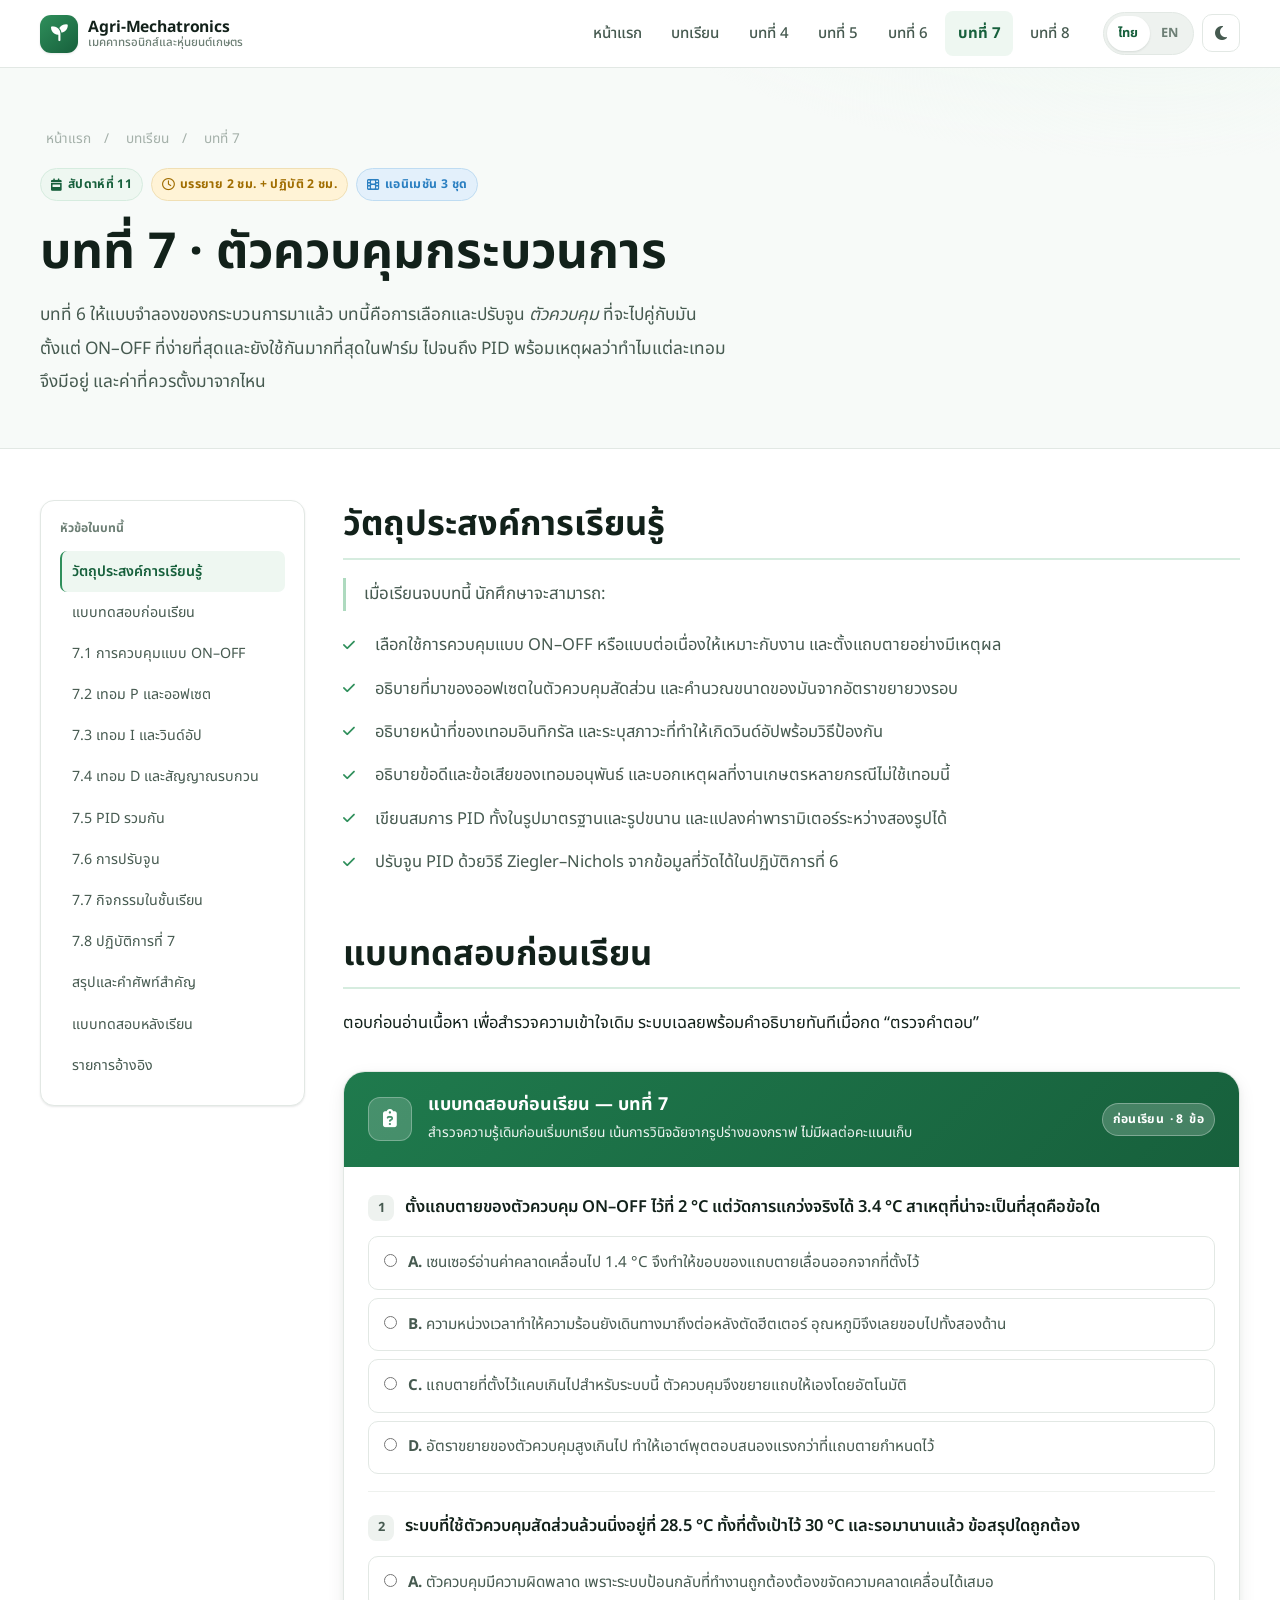
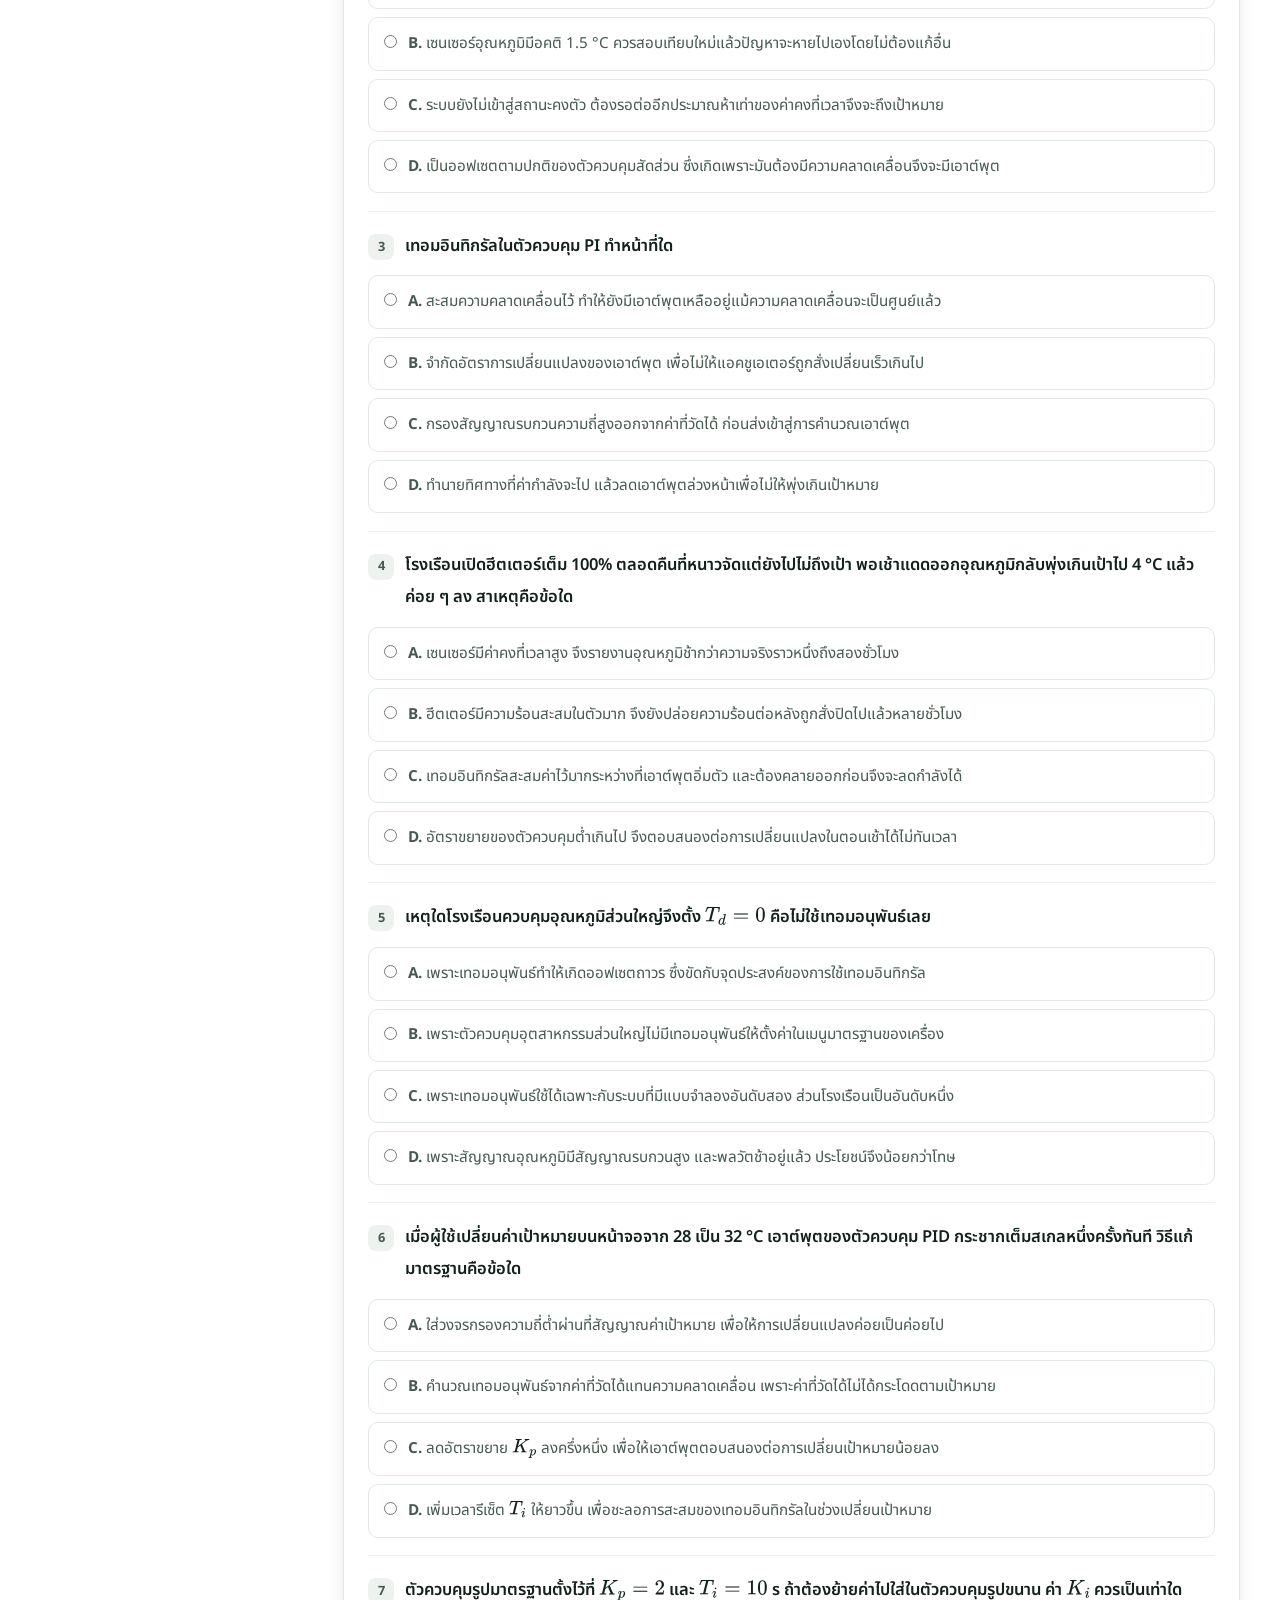
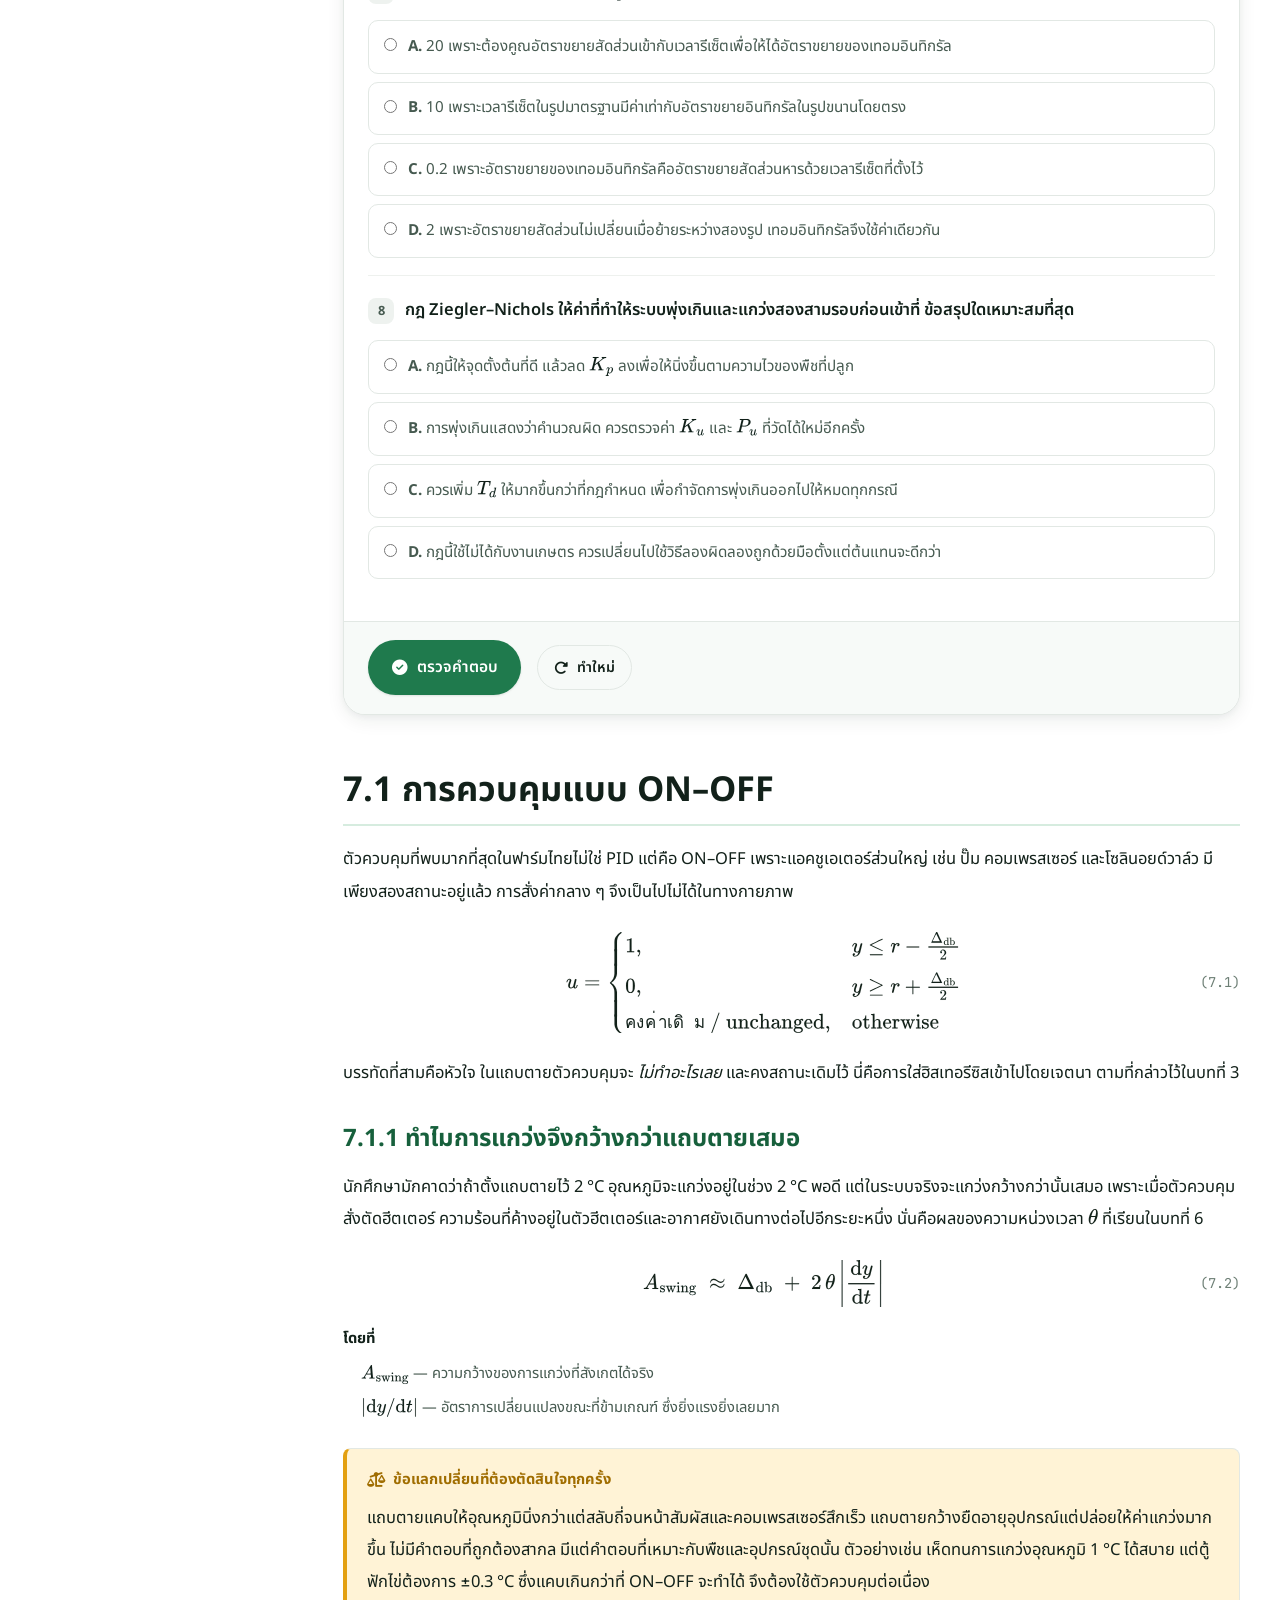
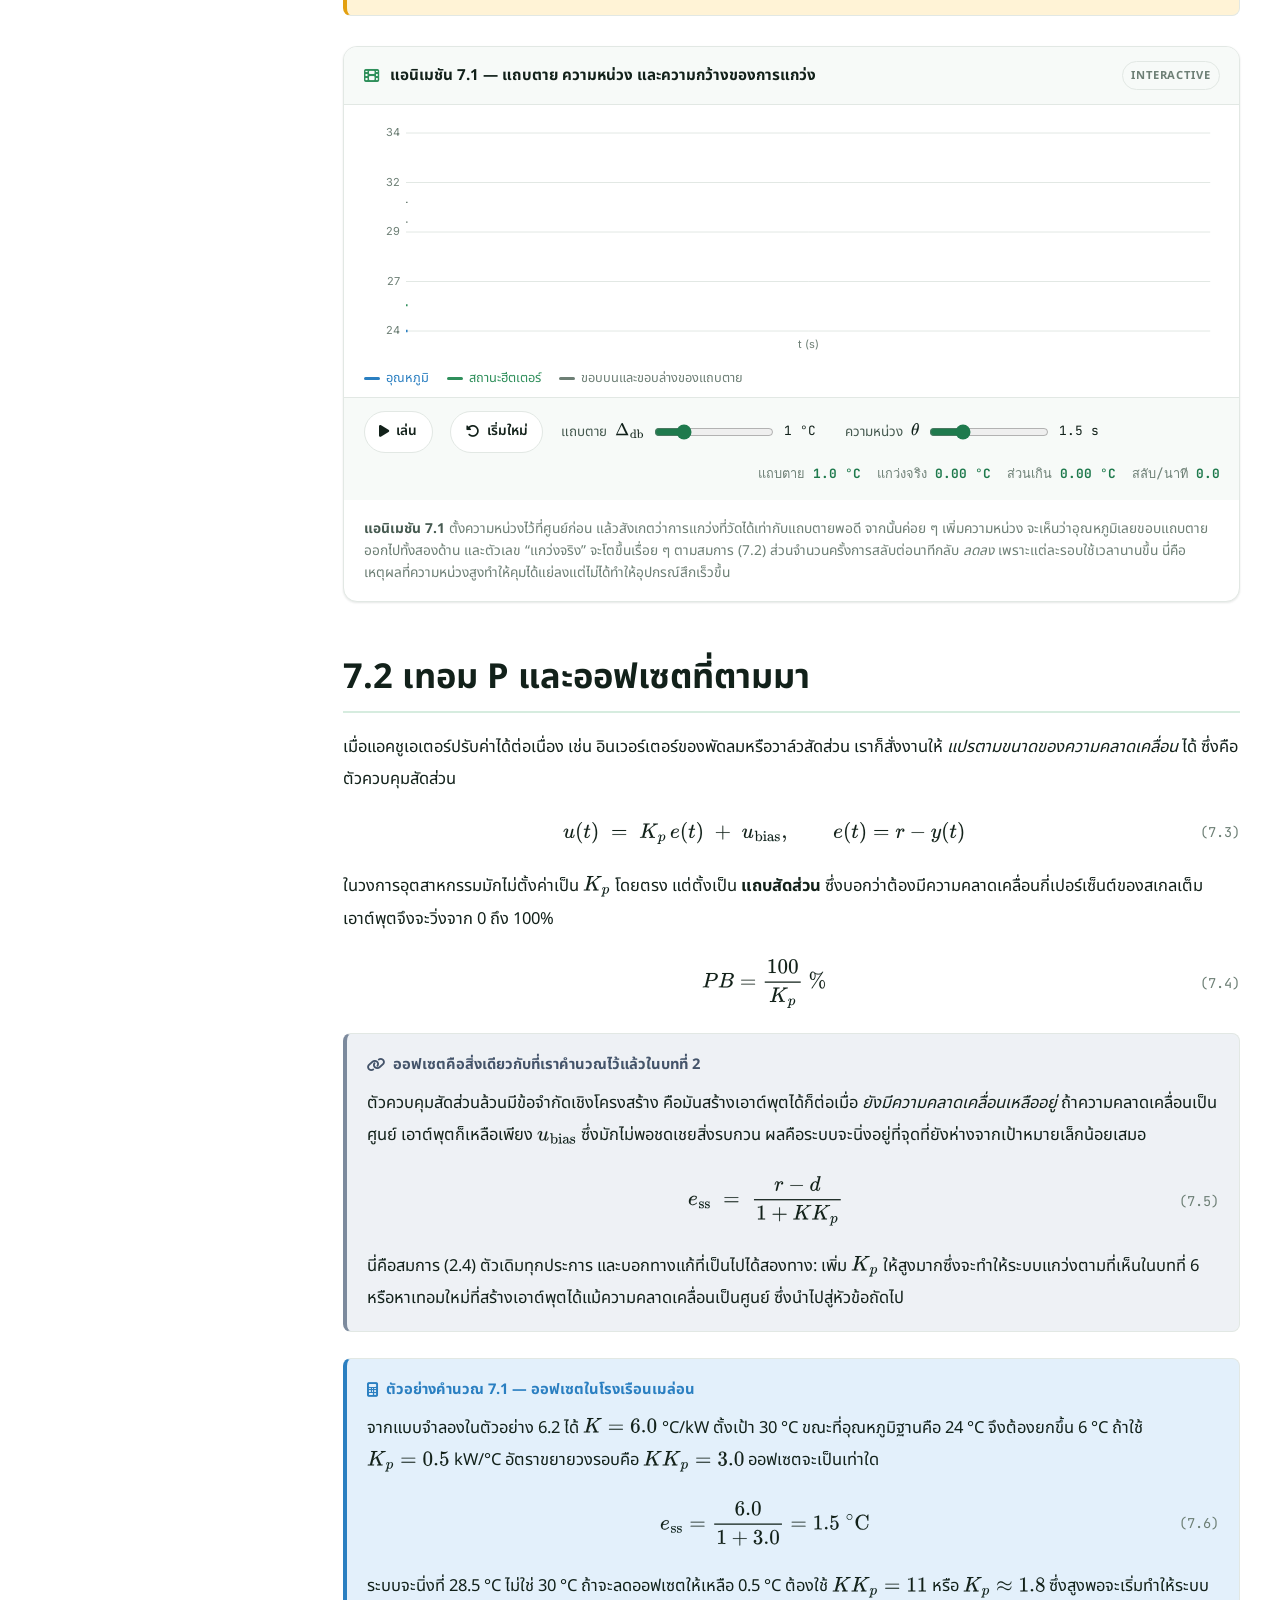
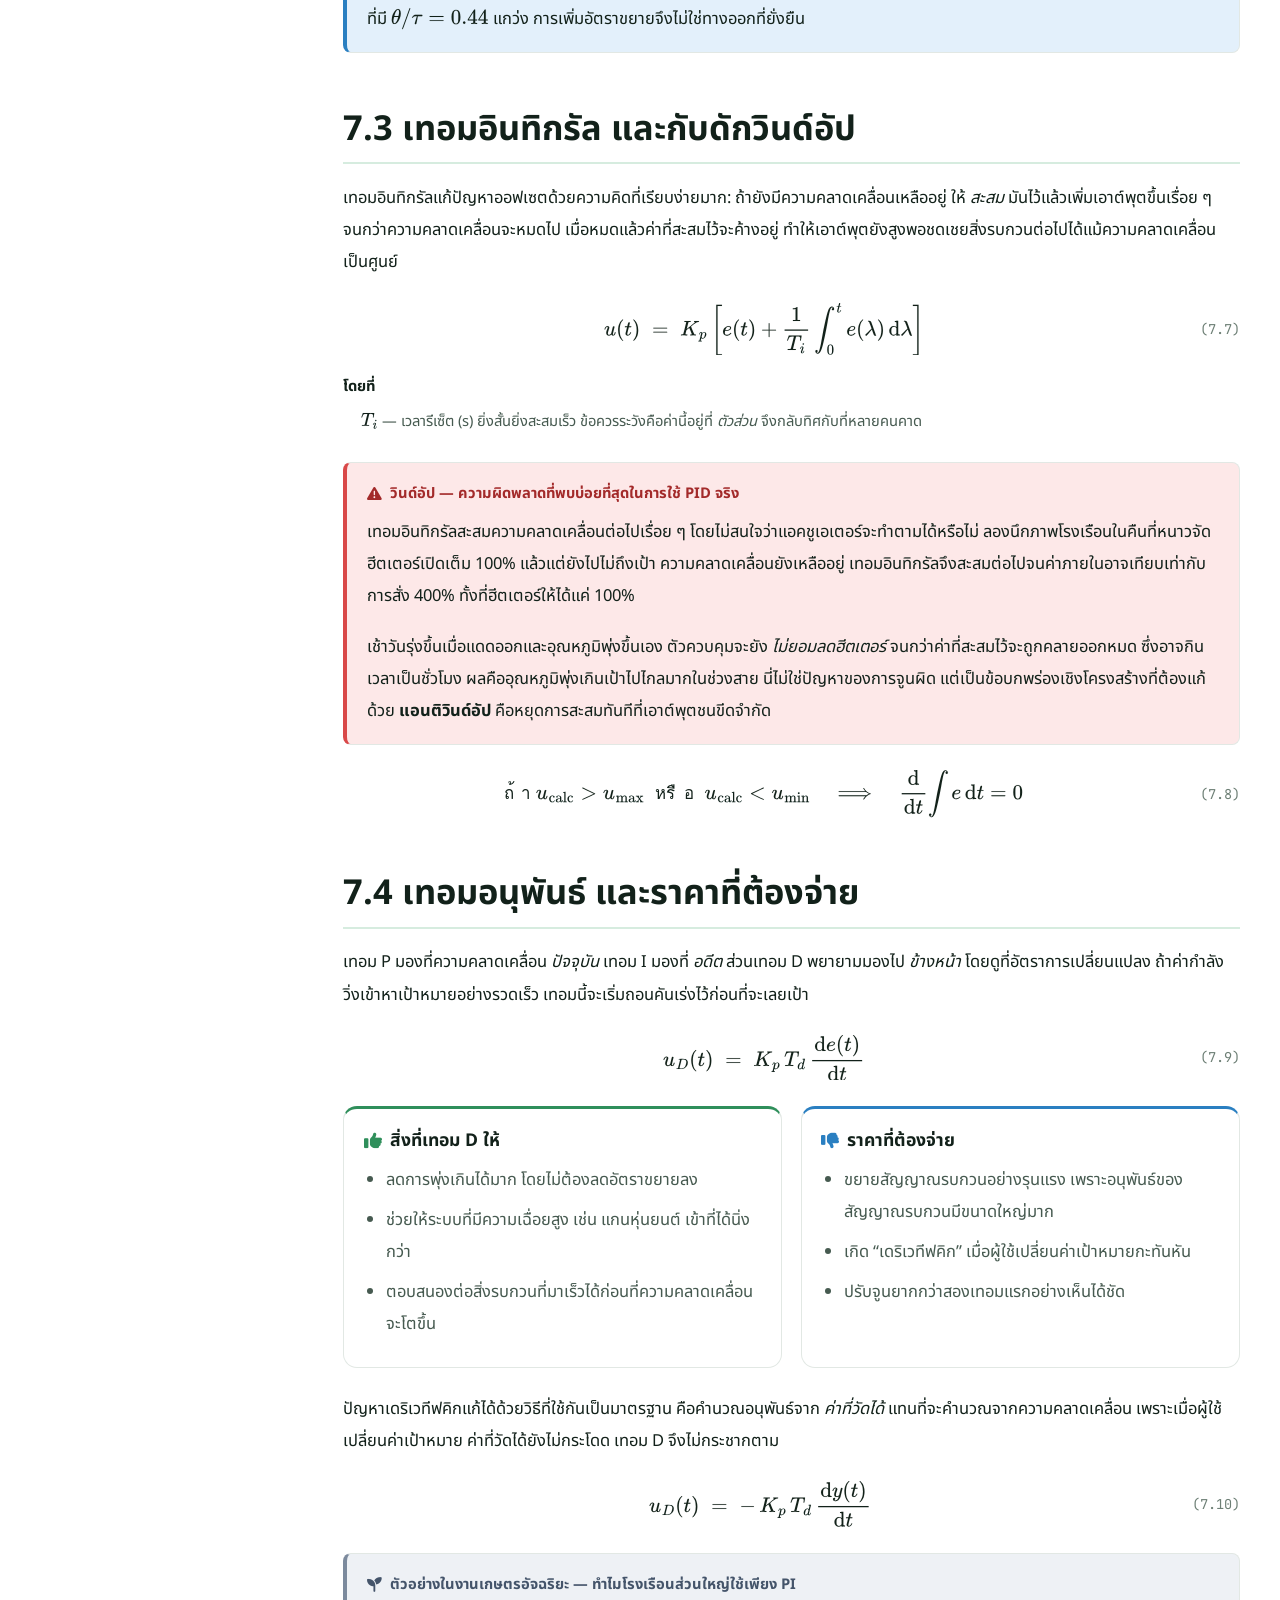
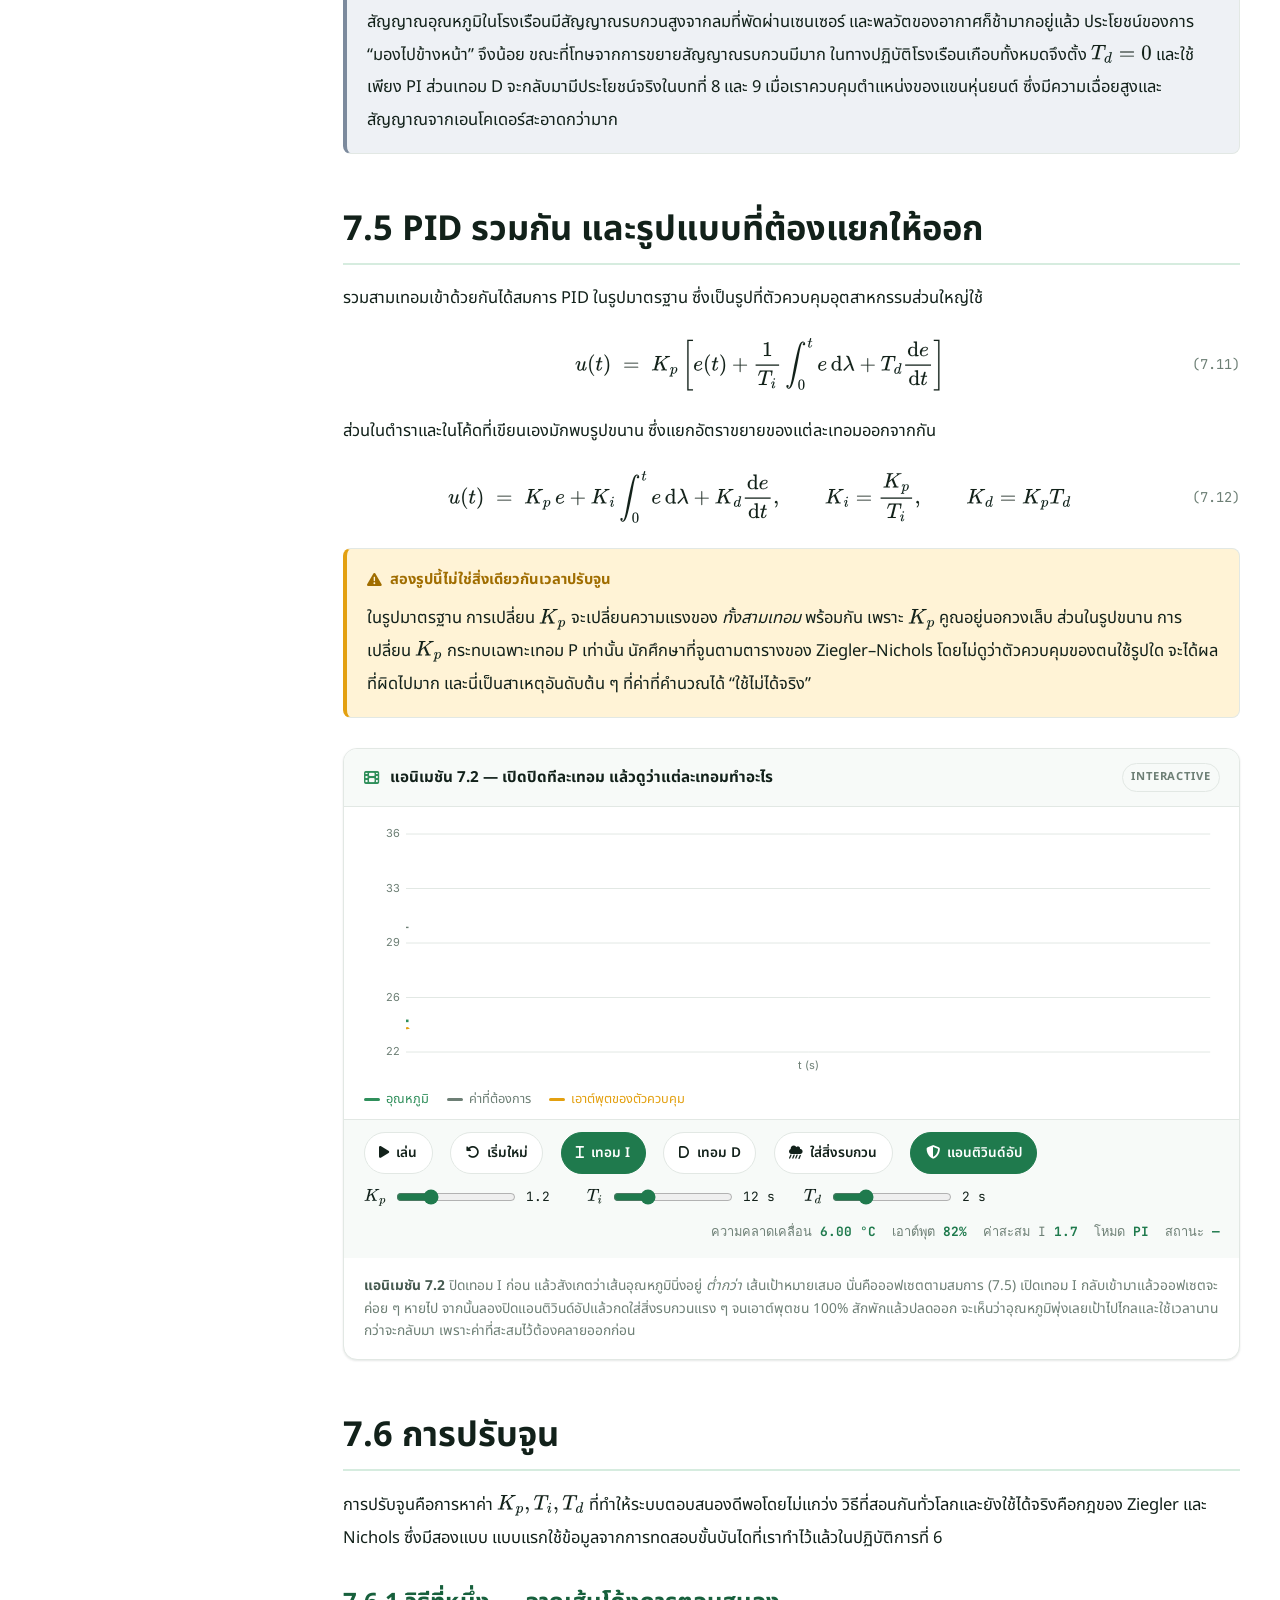
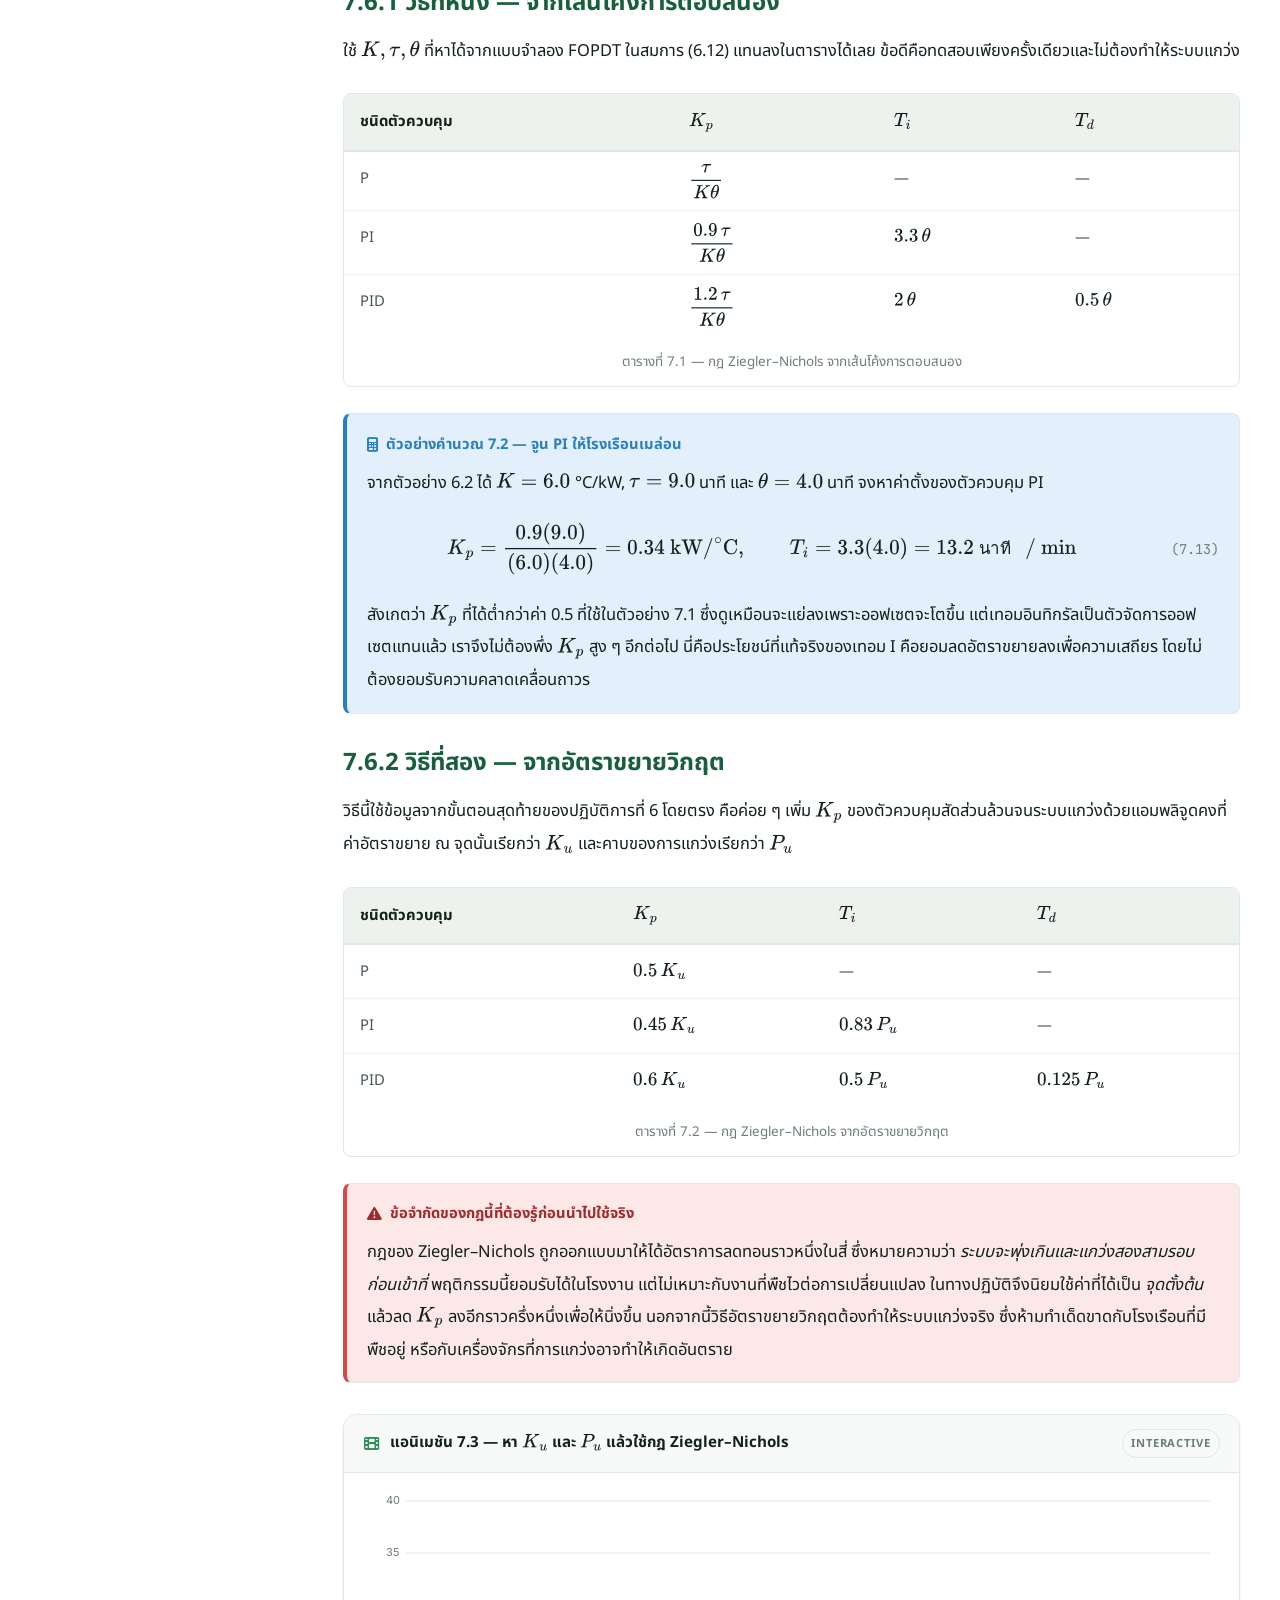
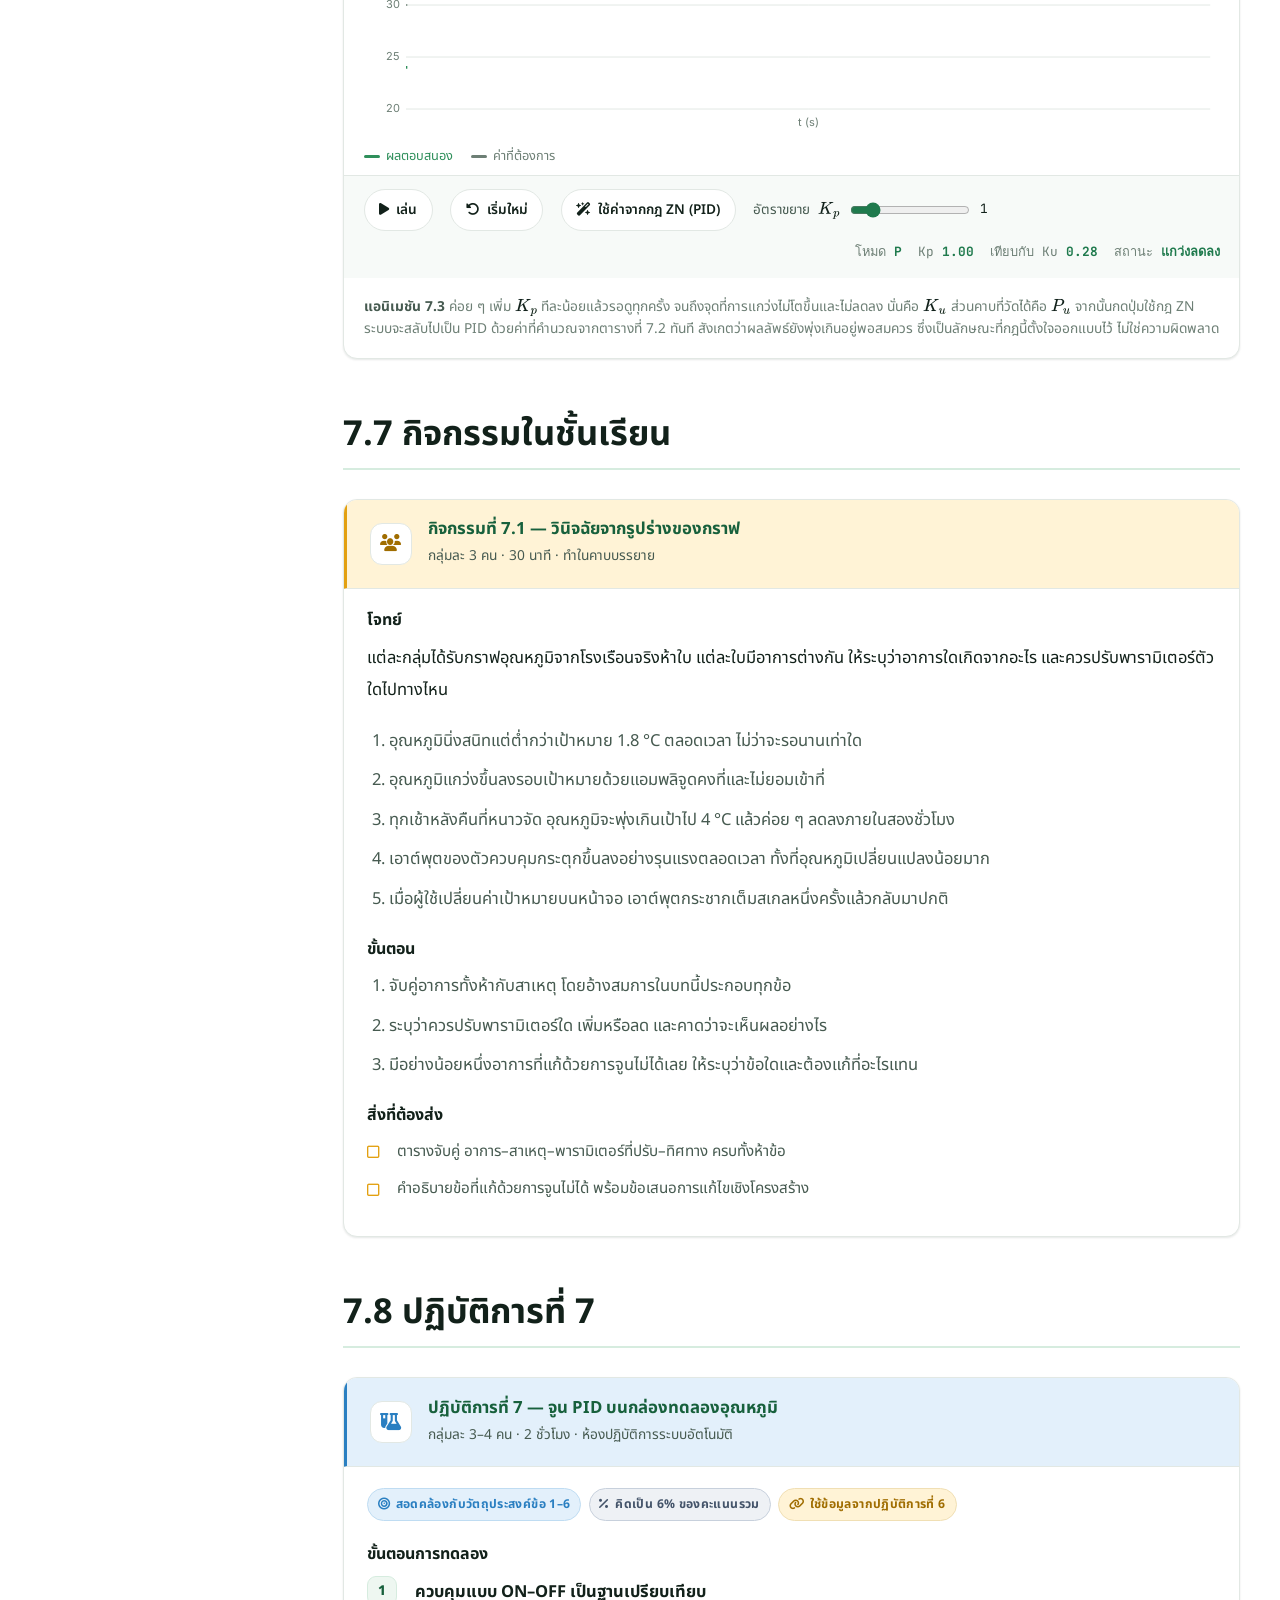
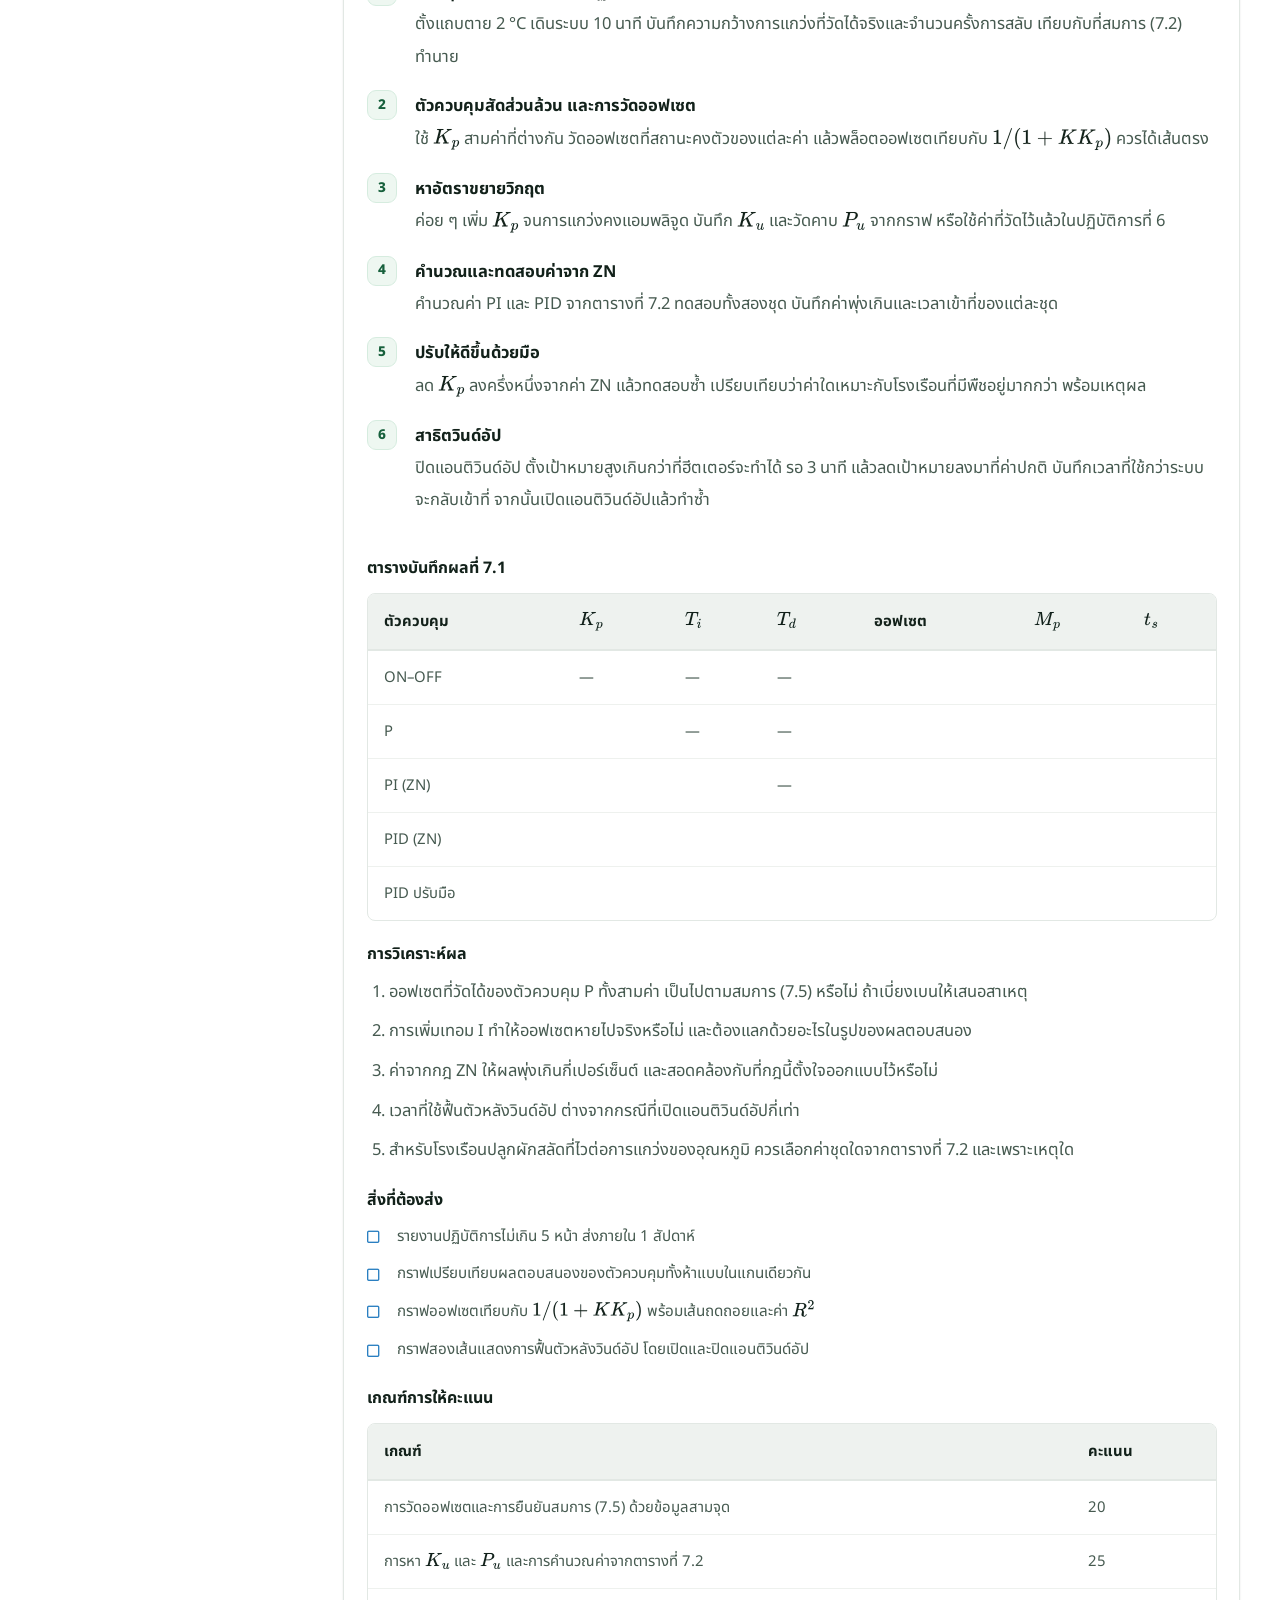
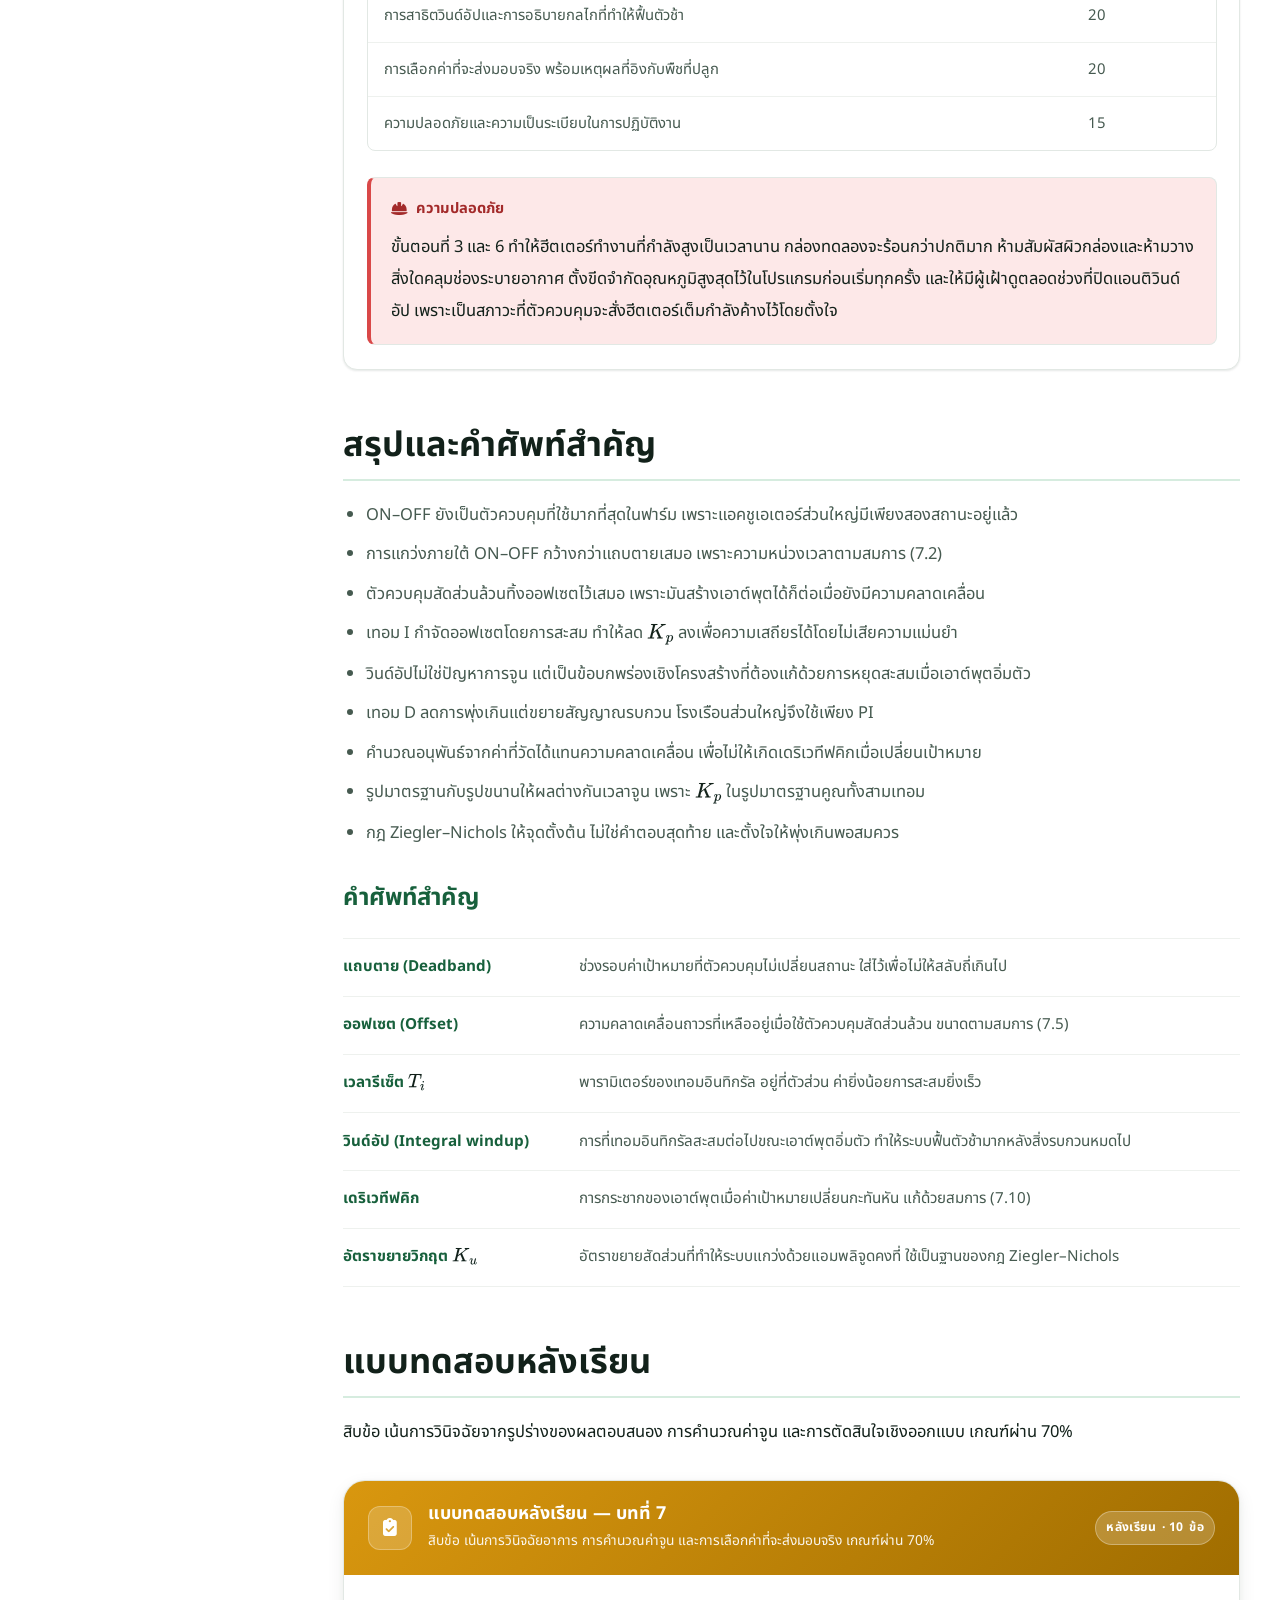
<file: chapters/ch07.html>
<!DOCTYPE html>
<html lang="th" data-lang="th" data-theme="light">
<head>
<meta charset="UTF-8">
<meta name="viewport" content="width=device-width, initial-scale=1">
<title data-title-th="บทที่ 7 · ตัวควบคุมกระบวนการ" data-title-en="Chapter 7 · Process Controllers">Chapter 7 · Process Controllers</title>
<meta name="description" content="Chapter 7: ON-OFF control and deadband, proportional offset, integral action and windup, derivative action and noise, PID forms, and tuning by Ziegler-Nichols.">
<meta name="author" content="Jedsada Saijai">
<link rel="preconnect" href="https://fonts.googleapis.com">
<link rel="preconnect" href="https://fonts.gstatic.com" crossorigin>
<link href="https://fonts.googleapis.com/css2?family=Inter:wght@400;500;600;700;800&family=Noto+Sans+Thai:wght@400;500;600;700;800&family=JetBrains+Mono:wght@400;600&display=swap" rel="stylesheet">
<link rel="stylesheet" href="https://cdnjs.cloudflare.com/ajax/libs/font-awesome/6.5.2/css/all.min.css">
<link rel="stylesheet" href="../css/style.css">
<script src="../js/math.js"></script>
<script src="../js/anim.js"></script>
<link rel="icon" href="data:image/svg+xml,<svg xmlns='http://www.w3.org/2000/svg' viewBox='0 0 100 100'><text y='.9em' font-size='90'>🌱</text></svg>">
<script>
  (function () {
    try {
      var l = localStorage.getItem('amr-lang') || 'th';
      var t = localStorage.getItem('amr-theme') || 'light';
      document.documentElement.setAttribute('data-lang', l);
      document.documentElement.setAttribute('lang', l);
      document.documentElement.setAttribute('data-theme', t);
    } catch (e) {}
  })();
</script>
</head>
<body>
<a class="skip-link" href="#main"><span data-lang-th>ข้ามไปยังเนื้อหาหลัก</span><span data-lang-en>Skip to main content</span></a>

<!-- ===================================================== Navigation ====== -->
<header class="nav">
  <div class="nav__inner">
    <a class="brand" href="../index.html">
      <span class="brand__mark"><i class="fa-solid fa-seedling"></i></span>
      <span class="brand__text">
        <b>Agri&#8209;Mechatronics</b>
        <span data-lang-th>เมคคาทรอนิกส์และหุ่นยนต์เกษตร</span>
        <span data-lang-en>Mechatronics &amp; Robotics</span>
      </span>
    </a>

    <nav class="nav__links" id="navLinks">
      <a href="../index.html"><span data-lang-th>หน้าแรก</span><span data-lang-en>Home</span></a>
      <a href="../index.html#chapters"><span data-lang-th>บทเรียน</span><span data-lang-en>Chapters</span></a>
      <a href="ch04.html"><span data-lang-th>บทที่ 4</span><span data-lang-en>Ch 4</span></a>
      <a href="ch05.html"><span data-lang-th>บทที่ 5</span><span data-lang-en>Ch 5</span></a>
      <a href="ch06.html"><span data-lang-th>บทที่ 6</span><span data-lang-en>Ch 6</span></a>
      <a href="ch07.html" class="is-active"><span data-lang-th>บทที่ 7</span><span data-lang-en>Ch 7</span></a>
      <a href="ch08.html"><span data-lang-th>บทที่ 8</span><span data-lang-en>Ch 8</span></a>
    </nav>

    <div class="nav__tools">
      <div class="lang-switch" role="group" aria-label="Language">
        <button type="button" data-set-lang="th" aria-pressed="true">ไทย</button>
        <button type="button" data-set-lang="en" aria-pressed="false">EN</button>
      </div>
      <button class="icon-btn" type="button" data-toggle-theme aria-label="Toggle dark mode"><i class="fa-solid fa-moon"></i></button>
      <button class="icon-btn nav__toggle" type="button" aria-label="Menu" aria-expanded="false" aria-controls="navLinks"><i class="fa-solid fa-bars"></i></button>
    </div>
  </div>
</header>
<div class="reading-bar"></div>

<!-- ==================================================== Chapter hero ===== -->
<section class="ch-hero">
  <div class="wrap">
    <div class="crumbs">
      <a href="../index.html"><span data-lang-th>หน้าแรก</span><span data-lang-en>Home</span></a><span>/</span>
      <a href="../index.html#chapters"><span data-lang-th>บทเรียน</span><span data-lang-en>Chapters</span></a><span>/</span>
      <span data-lang-th>บทที่ 7</span><span data-lang-en>Chapter 7</span>
    </div>

    <div class="ch-hero__meta">
      <span class="badge"><i class="fa-solid fa-calendar-week"></i> <span data-lang-th>สัปดาห์ที่ 11</span><span data-lang-en>Week 11</span></span>
      <span class="badge badge--gold"><i class="fa-regular fa-clock"></i> <span data-lang-th>บรรยาย 2 ชม. + ปฏิบัติ 2 ชม.</span><span data-lang-en>2 h lecture + 2 h laboratory</span></span>
      <span class="badge badge--sky"><i class="fa-solid fa-film"></i> <span data-lang-th>แอนิเมชัน 3 ชุด</span><span data-lang-en>3 animations</span></span>
    </div>

    <h1>
      <span data-lang-th>บทที่ 7 · ตัวควบคุมกระบวนการ</span>
      <span data-lang-en>Chapter 7 · Process Controllers</span>
    </h1>
    <p class="ch-hero__lead">
      <span data-lang-th>บทที่ 6 ให้แบบจำลองของกระบวนการมาแล้ว บทนี้คือการเลือกและปรับจูน <em>ตัวควบคุม</em> ที่จะไปคู่กับมัน ตั้งแต่ ON–OFF ที่ง่ายที่สุดและยังใช้กันมากที่สุดในฟาร์ม ไปจนถึง PID พร้อมเหตุผลว่าทำไมแต่ละเทอมจึงมีอยู่ และค่าที่ควรตั้งมาจากไหน</span>
      <span data-lang-en>Chapter 6 supplied the model of the process. This chapter chooses and tunes the <em>controller</em> to go with it, from the ON–OFF scheme that is the simplest and still the most common on a farm, through to PID — with the reason each term exists, and where its setting comes from.</span>
    </p>
  </div>
</section>

<main id="main">
<div class="wrap ch-layout">

  <!-- ================================================== Sidebar TOC ====== -->
  <aside class="toc">
    <h4><span data-lang-th>หัวข้อในบทนี้</span><span data-lang-en>In this chapter</span></h4>
    <ol>
      <li><a href="#objectives"><span data-lang-th>วัตถุประสงค์การเรียนรู้</span><span data-lang-en>Learning objectives</span></a></li>
      <li><a href="#pretest"><span data-lang-th>แบบทดสอบก่อนเรียน</span><span data-lang-en>Pre-test</span></a></li>
      <li><a href="#onoff"><span data-lang-th>7.1 การควบคุมแบบ ON–OFF</span><span data-lang-en>7.1 ON–OFF control</span></a></li>
      <li><a href="#p"><span data-lang-th>7.2 เทอม P และออฟเซต</span><span data-lang-en>7.2 The P term and offset</span></a></li>
      <li><a href="#i"><span data-lang-th>7.3 เทอม I และวินด์อัป</span><span data-lang-en>7.3 The I term and windup</span></a></li>
      <li><a href="#d"><span data-lang-th>7.4 เทอม D และสัญญาณรบกวน</span><span data-lang-en>7.4 The D term and noise</span></a></li>
      <li><a href="#pid"><span data-lang-th>7.5 PID รวมกัน</span><span data-lang-en>7.5 PID assembled</span></a></li>
      <li><a href="#tuning"><span data-lang-th>7.6 การปรับจูน</span><span data-lang-en>7.6 Tuning</span></a></li>
      <li><a href="#activity"><span data-lang-th>7.7 กิจกรรมในชั้นเรียน</span><span data-lang-en>7.7 In-class activity</span></a></li>
      <li><a href="#lab"><span data-lang-th>7.8 ปฏิบัติการที่ 7</span><span data-lang-en>7.8 Laboratory 7</span></a></li>
      <li><a href="#summary"><span data-lang-th>สรุปและคำศัพท์สำคัญ</span><span data-lang-en>Summary &amp; key terms</span></a></li>
      <li><a href="#posttest"><span data-lang-th>แบบทดสอบหลังเรียน</span><span data-lang-en>Post-test</span></a></li>
      <li><a href="#references"><span data-lang-th>รายการอ้างอิง</span><span data-lang-en>References</span></a></li>
    </ol>
  </aside>

  <!-- ===================================================== Article ======= -->
  <article class="article">

    <!-- ----------------------------------------------- Objectives ------- -->
    <section id="objectives">
      <h2><span data-lang-th>วัตถุประสงค์การเรียนรู้</span><span data-lang-en>Learning objectives</span></h2>
      <p class="lead">
        <span data-lang-th>เมื่อเรียนจบบทนี้ นักศึกษาจะสามารถ:</span>
        <span data-lang-en>After completing this chapter, students will be able to:</span>
      </p>
      <ul class="objectives">
        <li><span data-lang-th>เลือกใช้การควบคุมแบบ ON–OFF หรือแบบต่อเนื่องให้เหมาะกับงาน และตั้งแถบตายอย่างมีเหตุผล</span><span data-lang-en>Choose between ON–OFF and continuous control for a task, and set the deadband with a reason.</span></li>
        <li><span data-lang-th>อธิบายที่มาของออฟเซตในตัวควบคุมสัดส่วน และคำนวณขนาดของมันจากอัตราขยายวงรอบ</span><span data-lang-en>Explain where proportional offset comes from and compute its size from the loop gain.</span></li>
        <li><span data-lang-th>อธิบายหน้าที่ของเทอมอินทิกรัล และระบุสภาวะที่ทำให้เกิดวินด์อัปพร้อมวิธีป้องกัน</span><span data-lang-en>State what the integral term does, identify the conditions that cause windup, and prevent it.</span></li>
        <li><span data-lang-th>อธิบายข้อดีและข้อเสียของเทอมอนุพันธ์ และบอกเหตุผลที่งานเกษตรหลายกรณีไม่ใช้เทอมนี้</span><span data-lang-en>Weigh the derivative term&rsquo;s benefits against its costs, and say why much agricultural work omits it.</span></li>
        <li><span data-lang-th>เขียนสมการ PID ทั้งในรูปมาตรฐานและรูปขนาน และแปลงค่าพารามิเตอร์ระหว่างสองรูปได้</span><span data-lang-en>Write PID in both standard and parallel form, and convert parameters between them.</span></li>
        <li><span data-lang-th>ปรับจูน PID ด้วยวิธี Ziegler–Nichols จากข้อมูลที่วัดได้ในปฏิบัติการที่ 6</span><span data-lang-en>Tune a PID by the Ziegler–Nichols rules from the data measured in Laboratory 6.</span></li>
      </ul>
    </section>

    <!-- ------------------------------------------------- Pre-test ------- -->
    <section id="pretest">
      <h2><span data-lang-th>แบบทดสอบก่อนเรียน</span><span data-lang-en>Pre-test</span></h2>
      <p>
        <span data-lang-th>ตอบก่อนอ่านเนื้อหา เพื่อสำรวจความเข้าใจเดิม ระบบเฉลยพร้อมคำอธิบายทันทีเมื่อกด “ตรวจคำตอบ”</span>
        <span data-lang-en>Answer before reading. Explanations appear as soon as you check your answers.</span>
      </p>
      <div data-quiz="ch07-pre"></div>
    </section>

    <!-- ---------------------------------------------------- 7.1 --------- -->
    <section id="onoff">
      <h2><span data-lang-th>7.1 การควบคุมแบบ ON–OFF</span><span data-lang-en>7.1 ON–OFF control</span></h2>

      <p>
        <span data-lang-th>ตัวควบคุมที่พบมากที่สุดในฟาร์มไทยไม่ใช่ PID แต่คือ ON–OFF เพราะแอคชูเอเตอร์ส่วนใหญ่ เช่น ปั๊ม คอมเพรสเซอร์ และโซลินอยด์วาล์ว มีเพียงสองสถานะอยู่แล้ว การสั่งค่ากลาง ๆ จึงเป็นไปไม่ได้ในทางกายภาพ</span>
        <span data-lang-en>The commonest controller on a Thai farm is not a PID but ON–OFF, because most actuators — pumps, compressors, solenoid valves — have only two states to begin with, so an intermediate command is physically impossible.</span>
      </p>

      <div class="eq">
        <div class="eq__body">$$ u = \begin{cases}
                1, & y \le r - \tfrac{\Delta_{\text{db}}}{2} \\[4pt]
                0, & y \ge r + \tfrac{\Delta_{\text{db}}}{2} \\[4pt]
                \text{คงค่าเดิม / unchanged}, & \text{otherwise}
              \end{cases} $$</div>
        <div class="eq__num">(7.1)</div>
      </div>

      <p>
        <span data-lang-th>บรรทัดที่สามคือหัวใจ ในแถบตายตัวควบคุมจะ <em>ไม่ทำอะไรเลย</em> และคงสถานะเดิมไว้ นี่คือการใส่ฮิสเทอรีซิสเข้าไปโดยเจตนา ตามที่กล่าวไว้ในบทที่ 3</span>
        <span data-lang-en>The third line is the essence: inside the deadband the controller <em>does nothing</em> and holds its last state. This is the deliberate hysteresis introduced in Chapter 3.</span>
      </p>

      <h3><span data-lang-th>7.1.1 ทำไมการแกว่งจึงกว้างกว่าแถบตายเสมอ</span><span data-lang-en>7.1.1 Why the swing always exceeds the deadband</span></h3>

      <p>
        <span data-lang-th>นักศึกษามักคาดว่าถ้าตั้งแถบตายไว้ 2 °C อุณหภูมิจะแกว่งอยู่ในช่วง 2 °C พอดี แต่ในระบบจริงจะแกว่งกว้างกว่านั้นเสมอ เพราะเมื่อตัวควบคุมสั่งตัดฮีตเตอร์ ความร้อนที่ค้างอยู่ในตัวฮีตเตอร์และอากาศยังเดินทางต่อไปอีกระยะหนึ่ง นั่นคือผลของความหน่วงเวลา \( \theta \) ที่เรียนในบทที่ 6</span>
        <span data-lang-en>Students expect a 2 °C deadband to give a 2 °C swing. A real system always swings wider, because when the controller cuts the heater, the heat already stored in the element and the air keeps arriving — the effect of the dead time \( \theta \) met in Chapter 6.</span>
      </p>

      <div class="eq">
        <div class="eq__body">$$ A_{\text{swing}} \;\approx\; \Delta_{\text{db}} \;+\; 2\,\theta \left| \frac{\mathrm{d}y}{\mathrm{d}t} \right| $$</div>
        <div class="eq__num">(7.2)</div>
      </div>

      <div class="where">
        <span data-lang-th><strong>โดยที่</strong></span><span data-lang-en><strong>where</strong></span>
        <ul>
          <li>\( A_{\text{swing}} \) — <span data-lang-th>ความกว้างของการแกว่งที่สังเกตได้จริง</span><span data-lang-en>the swing actually observed</span></li>
          <li>\( \left| \mathrm{d}y/\mathrm{d}t \right| \) — <span data-lang-th>อัตราการเปลี่ยนแปลงขณะที่ข้ามเกณฑ์ ซึ่งยิ่งแรงยิ่งเลยมาก</span><span data-lang-en>the rate of change as the threshold is crossed: the faster it moves, the further it goes past</span></li>
        </ul>
      </div>

      <div class="callout callout--warn">
        <div class="callout__title"><i class="fa-solid fa-scale-unbalanced"></i> <span data-lang-th>ข้อแลกเปลี่ยนที่ต้องตัดสินใจทุกครั้ง</span><span data-lang-en>The trade-off to be decided every time</span></div>
        <p class="mb-0">
          <span data-lang-th>แถบตายแคบให้อุณหภูมินิ่งกว่าแต่สลับถี่จนหน้าสัมผัสและคอมเพรสเซอร์สึกเร็ว แถบตายกว้างยืดอายุอุปกรณ์แต่ปล่อยให้ค่าแกว่งมากขึ้น ไม่มีคำตอบที่ถูกต้องสากล มีแต่คำตอบที่เหมาะกับพืชและอุปกรณ์ชุดนั้น ตัวอย่างเช่น เห็ดทนการแกว่งอุณหภูมิ 1 °C ได้สบาย แต่ตู้ฟักไข่ต้องการ ±0.3 °C ซึ่งแคบเกินกว่าที่ ON–OFF จะทำได้ จึงต้องใช้ตัวควบคุมต่อเนื่อง</span>
          <span data-lang-en>A narrow band holds the value steadier but switches so often that contacts and compressors wear out; a wide band saves the hardware and lets the value wander. There is no universal answer, only one that suits this crop and this equipment. Mushrooms tolerate a 1 °C swing comfortably; an egg incubator needs ±0.3 °C, which is tighter than ON–OFF can deliver, so it must move to continuous control.</span>
        </p>
      </div>

      <!-- ===================== Animation 7.1 ===================== -->
      <figure class="anim" data-anim="ch07-onoff">
        <div class="anim__head">
          <i class="fa-solid fa-film"></i>
          <span data-lang-th>แอนิเมชัน 7.1 — แถบตาย ความหน่วง และความกว้างของการแกว่ง</span>
          <span data-lang-en>Animation 7.1 — Deadband, dead time and the width of the swing</span>
          <span class="anim__tag">Interactive</span>
        </div>

        <div class="anim__stage">
          <canvas class="anim__scope" id="oo-scope" style="height:230px" aria-label="Temperature cycling under ON-OFF control, against the deadband limits"></canvas>
        </div>
        <div class="anim__legend">
          <span style="color:var(--sky-500)"><i></i><span data-lang-th>อุณหภูมิ</span><span data-lang-en>temperature</span></span>
          <span style="color:var(--green-500)"><i></i><span data-lang-th>สถานะฮีตเตอร์</span><span data-lang-en>heater state</span></span>
          <span style="color:var(--ink-mute)"><i></i><span data-lang-th>ขอบบนและขอบล่างของแถบตาย</span><span data-lang-en>the two deadband limits</span></span>
        </div>

        <div class="anim__controls">
          <button class="anim__btn" type="button" data-anim-play><i class="fa-solid fa-play"></i><span data-lang-th>เล่น</span><span data-lang-en>Play</span></button>
          <button class="anim__btn" type="button" data-anim-reset><i class="fa-solid fa-rotate-left"></i><span data-lang-th>เริ่มใหม่</span><span data-lang-en>Reset</span></button>
          <label class="anim__param">
            <span data-lang-th>แถบตาย</span><span data-lang-en>Deadband</span> \( \Delta_{\text{db}} \)
            <input type="range" data-anim-param="db" data-unit="°C" min="0.2" max="4" step="0.2" value="1">
            <output></output>
          </label>
          <label class="anim__param">
            <span data-lang-th>ความหน่วง</span><span data-lang-en>Dead time</span> \( \theta \)
            <input type="range" data-anim-param="theta" data-unit="s" min="0" max="6" step="0.5" value="1.5">
            <output></output>
          </label>
          <div class="anim__readout" data-anim-readout></div>
        </div>

        <figcaption>
          <b><span data-lang-th>แอนิเมชัน 7.1</span><span data-lang-en>Animation 7.1</span></b>
          <span data-lang-th> ตั้งความหน่วงไว้ที่ศูนย์ก่อน แล้วสังเกตว่าการแกว่งที่วัดได้เท่ากับแถบตายพอดี จากนั้นค่อย ๆ เพิ่มความหน่วง จะเห็นว่าอุณหภูมิเลยขอบแถบตายออกไปทั้งสองด้าน และตัวเลข “แกว่งจริง” จะโตขึ้นเรื่อย ๆ ตามสมการ (7.2) ส่วนจำนวนครั้งการสลับต่อนาทีกลับ <em>ลดลง</em> เพราะแต่ละรอบใช้เวลานานขึ้น นี่คือเหตุผลที่ความหน่วงสูงทำให้คุมได้แย่ลงแต่ไม่ได้ทำให้อุปกรณ์สึกเร็วขึ้น</span>
          <span data-lang-en> Set the dead time to zero first and the measured swing equals the deadband exactly. Now raise it: the temperature overshoots both limits and the “actual swing” figure grows as equation (7.2) predicts, while switches per minute <em>fall</em>, since each cycle lasts longer. That is why long dead time worsens control without wearing the hardware faster.</span>
        </figcaption>
      </figure>
    </section>

    <!-- ---------------------------------------------------- 7.2 --------- -->
    <section id="p">
      <h2><span data-lang-th>7.2 เทอม P และออฟเซตที่ตามมา</span><span data-lang-en>7.2 The P term, and the offset that comes with it</span></h2>

      <p>
        <span data-lang-th>เมื่อแอคชูเอเตอร์ปรับค่าได้ต่อเนื่อง เช่น อินเวอร์เตอร์ของพัดลมหรือวาล์วสัดส่วน เราก็สั่งงานให้ <em>แปรตามขนาดของความคลาดเคลื่อน</em> ได้ ซึ่งคือตัวควบคุมสัดส่วน</span>
        <span data-lang-en>Where the actuator is continuously adjustable — a fan inverter, a modulating valve — the command can be made <em>proportional to the size of the error</em>. That is the proportional controller.</span>
      </p>

      <div class="eq">
        <div class="eq__body">$$ u(t) \;=\; K_p\, e(t) \;+\; u_{\text{bias}}, \qquad e(t) = r - y(t) $$</div>
        <div class="eq__num">(7.3)</div>
      </div>

      <p>
        <span data-lang-th>ในวงการอุตสาหกรรมมักไม่ตั้งค่าเป็น \( K_p \) โดยตรง แต่ตั้งเป็น <strong>แถบสัดส่วน</strong> ซึ่งบอกว่าต้องมีความคลาดเคลื่อนกี่เปอร์เซ็นต์ของสเกลเต็ม เอาต์พุตจึงจะวิ่งจาก 0 ถึง 100%</span>
        <span data-lang-en>Industry rarely sets \( K_p \) directly, preferring the <strong>proportional band</strong>, which states what percentage of full scale the error must cover for the output to travel from 0 to 100%.</span>
      </p>

      <div class="eq">
        <div class="eq__body">$$ PB = \frac{100}{K_p}\ \% $$</div>
        <div class="eq__num">(7.4)</div>
      </div>

      <div class="callout callout--note">
        <div class="callout__title"><i class="fa-solid fa-link"></i> <span data-lang-th>ออฟเซตคือสิ่งเดียวกับที่เราคำนวณไว้แล้วในบทที่ 2</span><span data-lang-en>The offset is the very thing computed back in Chapter 2</span></div>
        <p>
          <span data-lang-th>ตัวควบคุมสัดส่วนล้วนมีข้อจำกัดเชิงโครงสร้าง คือมันสร้างเอาต์พุตได้ก็ต่อเมื่อ <em>ยังมีความคลาดเคลื่อนเหลืออยู่</em> ถ้าความคลาดเคลื่อนเป็นศูนย์ เอาต์พุตก็เหลือเพียง \( u_{\text{bias}} \) ซึ่งมักไม่พอชดเชยสิ่งรบกวน ผลคือระบบจะนิ่งอยู่ที่จุดที่ยังห่างจากเป้าหมายเล็กน้อยเสมอ</span>
          <span data-lang-en>A pure proportional controller has a structural limitation: it produces output only while <em>an error remains</em>. Drive the error to zero and the output falls back to \( u_{\text{bias}} \), which rarely balances the disturbance. The loop therefore settles a little short of target, every time.</span>
        </p>
        <div class="eq">
          <div class="eq__body">$$ e_{\text{ss}} \;=\; \frac{r - d}{1 + K K_p} $$</div>
          <div class="eq__num">(7.5)</div>
        </div>
        <p class="mb-0">
          <span data-lang-th>นี่คือสมการ (2.4) ตัวเดิมทุกประการ และบอกทางแก้ที่เป็นไปได้สองทาง: เพิ่ม \( K_p \) ให้สูงมากซึ่งจะทำให้ระบบแกว่งตามที่เห็นในบทที่ 6 หรือหาเทอมใหม่ที่สร้างเอาต์พุตได้แม้ความคลาดเคลื่อนเป็นศูนย์ ซึ่งนำไปสู่หัวข้อถัดไป</span>
          <span data-lang-en>That is equation (2.4) unchanged, and it points to exactly two remedies: raise \( K_p \) very high, which makes the loop ring as Chapter 6 showed, or find a term that can produce output even when the error is zero — the subject of the next section.</span>
        </p>
      </div>

      <div class="callout callout--tip">
        <div class="callout__title"><i class="fa-solid fa-calculator"></i> <span data-lang-th>ตัวอย่างคำนวณ 7.1 — ออฟเซตในโรงเรือนเมล่อน</span><span data-lang-en>Worked example 7.1 — Offset in a melon house</span></div>
        <p>
          <span data-lang-th>จากแบบจำลองในตัวอย่าง 6.2 ได้ \( K = 6.0 \) °C/kW ตั้งเป้า 30 °C ขณะที่อุณหภูมิฐานคือ 24 °C จึงต้องยกขึ้น 6 °C ถ้าใช้ \( K_p = 0.5 \) kW/°C อัตราขยายวงรอบคือ \( K K_p = 3.0 \) ออฟเซตจะเป็นเท่าใด</span>
          <span data-lang-en>From the model of example 6.2, \( K = 6.0 \) °C/kW. The target is 30 °C against a base of 24 °C, a 6 °C lift. With \( K_p = 0.5 \) kW/°C the loop gain is \( K K_p = 3.0 \). What offset results?</span>
        </p>
        <div class="eq">
          <div class="eq__body">$$ e_{\text{ss}} = \frac{6.0}{1 + 3.0} = 1.5\ ^\circ\text{C} $$</div>
          <div class="eq__num">(7.6)</div>
        </div>
        <p class="mb-0">
          <span data-lang-th>ระบบจะนิ่งที่ 28.5 °C ไม่ใช่ 30 °C ถ้าจะลดออฟเซตให้เหลือ 0.5 °C ต้องใช้ \( K K_p = 11 \) หรือ \( K_p \approx 1.8 \) ซึ่งสูงพอจะเริ่มทำให้ระบบที่มี \( \theta/\tau = 0.44 \) แกว่ง การเพิ่มอัตราขยายจึงไม่ใช่ทางออกที่ยั่งยืน</span>
          <span data-lang-en>The loop settles at 28.5 °C rather than 30 °C. Cutting the offset to 0.5 °C would need \( K K_p = 11 \), or \( K_p \approx 1.8 \) — high enough to start a system with \( \theta/\tau = 0.44 \) hunting. More gain is not a durable answer.</span>
        </p>
      </div>
    </section>

    <!-- ---------------------------------------------------- 7.3 --------- -->
    <section id="i">
      <h2><span data-lang-th>7.3 เทอมอินทิกรัล และกับดักวินด์อัป</span><span data-lang-en>7.3 The integral term, and the windup trap</span></h2>

      <p>
        <span data-lang-th>เทอมอินทิกรัลแก้ปัญหาออฟเซตด้วยความคิดที่เรียบง่ายมาก: ถ้ายังมีความคลาดเคลื่อนเหลืออยู่ ให้ <em>สะสม</em> มันไว้แล้วเพิ่มเอาต์พุตขึ้นเรื่อย ๆ จนกว่าความคลาดเคลื่อนจะหมดไป เมื่อหมดแล้วค่าที่สะสมไว้จะค้างอยู่ ทำให้เอาต์พุตยังสูงพอชดเชยสิ่งรบกวนต่อไปได้แม้ความคลาดเคลื่อนเป็นศูนย์</span>
        <span data-lang-en>The integral term cures offset with a very simple idea: while an error remains, <em>accumulate</em> it and keep raising the output until the error is gone. What has accumulated then stays, so the output remains high enough to balance the disturbance even at zero error.</span>
      </p>

      <div class="eq">
        <div class="eq__body">$$ u(t) \;=\; K_p \left[ e(t) + \frac{1}{T_i}\int_0^t e(\lambda)\,\mathrm{d}\lambda \right] $$</div>
        <div class="eq__num">(7.7)</div>
      </div>

      <div class="where">
        <span data-lang-th><strong>โดยที่</strong></span><span data-lang-en><strong>where</strong></span>
        <ul>
          <li>\( T_i \) — <span data-lang-th>เวลารีเซ็ต (s) ยิ่งสั้นยิ่งสะสมเร็ว ข้อควรระวังคือค่านี้อยู่ที่ <em>ตัวส่วน</em> จึงกลับทิศกับที่หลายคนคาด</span><span data-lang-en>the reset time (s): the shorter it is the faster the term accumulates, and note that it sits in the <em>denominator</em>, the opposite of what many expect</span></li>
        </ul>
      </div>

      <div class="callout callout--danger">
        <div class="callout__title"><i class="fa-solid fa-triangle-exclamation"></i> <span data-lang-th>วินด์อัป — ความผิดพลาดที่พบบ่อยที่สุดในการใช้ PID จริง</span><span data-lang-en>Windup — the commonest failure of a real PID</span></div>
        <p>
          <span data-lang-th>เทอมอินทิกรัลสะสมความคลาดเคลื่อนต่อไปเรื่อย ๆ โดยไม่สนใจว่าแอคชูเอเตอร์จะทำตามได้หรือไม่ ลองนึกภาพโรงเรือนในคืนที่หนาวจัด ฮีตเตอร์เปิดเต็ม 100% แล้วแต่ยังไปไม่ถึงเป้า ความคลาดเคลื่อนยังเหลืออยู่ เทอมอินทิกรัลจึงสะสมต่อไปจนค่าภายในอาจเทียบเท่ากับการสั่ง 400% ทั้งที่ฮีตเตอร์ให้ได้แค่ 100%</span>
          <span data-lang-en>The integral term keeps accumulating regardless of whether the actuator can comply. Picture a greenhouse on a bitter night: the heater is already at 100% and still short of target, so the error persists and the integral keeps building until its internal value is equivalent to commanding 400% — from a heater that can only give 100%.</span>
        </p>
        <p class="mb-0">
          <span data-lang-th>เช้าวันรุ่งขึ้นเมื่อแดดออกและอุณหภูมิพุ่งขึ้นเอง ตัวควบคุมจะยัง <em>ไม่ยอมลดฮีตเตอร์</em> จนกว่าค่าที่สะสมไว้จะถูกคลายออกหมด ซึ่งอาจกินเวลาเป็นชั่วโมง ผลคืออุณหภูมิพุ่งเกินเป้าไปไกลมากในช่วงสาย นี่ไม่ใช่ปัญหาของการจูนผิด แต่เป็นข้อบกพร่องเชิงโครงสร้างที่ต้องแก้ด้วย <strong>แอนติวินด์อัป</strong> คือหยุดการสะสมทันทีที่เอาต์พุตชนขีดจำกัด</span>
          <span data-lang-en>Next morning, when the sun arrives and the temperature climbs by itself, the controller <em>refuses to back off</em> until all that accumulation has unwound, which can take hours. The house badly overshoots through mid-morning. This is not a tuning error but a structural defect, cured by <strong>anti-windup</strong>: stop accumulating the moment the output hits its limit.</span>
        </p>
      </div>

      <div class="eq">
        <div class="eq__body">$$ \text{ถ้า } u_{\text{calc}} > u_{\max} \ \text{ หรือ } \ u_{\text{calc}} < u_{\min}
                              \quad\Longrightarrow\quad \frac{\mathrm{d}}{\mathrm{d}t}\!\int e \,\mathrm{d}t = 0 $$</div>
        <div class="eq__num">(7.8)</div>
      </div>
    </section>

    <!-- ---------------------------------------------------- 7.4 --------- -->
    <section id="d">
      <h2><span data-lang-th>7.4 เทอมอนุพันธ์ และราคาที่ต้องจ่าย</span><span data-lang-en>7.4 The derivative term, and what it costs</span></h2>

      <p>
        <span data-lang-th>เทอม P มองที่ความคลาดเคลื่อน <em>ปัจจุบัน</em> เทอม I มองที่ <em>อดีต</em> ส่วนเทอม D พยายามมองไป <em>ข้างหน้า</em> โดยดูที่อัตราการเปลี่ยนแปลง ถ้าค่ากำลังวิ่งเข้าหาเป้าหมายอย่างรวดเร็ว เทอมนี้จะเริ่มถอนคันเร่งไว้ก่อนที่จะเลยเป้า</span>
        <span data-lang-en>The P term looks at the <em>present</em> error, the I term at the <em>past</em>, and the D term tries to look <em>ahead</em> by watching the rate of change. If the value is rushing toward target, this term eases off before it goes past.</span>
      </p>

      <div class="eq">
        <div class="eq__body">$$ u_D(t) \;=\; K_p\, T_d\, \frac{\mathrm{d}e(t)}{\mathrm{d}t} $$</div>
        <div class="eq__num">(7.9)</div>
      </div>

      <div class="compare">
        <div class="compare__col compare__col--a">
          <h4><i class="fa-solid fa-thumbs-up" style="color:var(--green-500)"></i> <span data-lang-th>สิ่งที่เทอม D ให้</span><span data-lang-en>What D gives</span></h4>
          <ul>
            <li><span data-lang-th>ลดการพุ่งเกินได้มาก โดยไม่ต้องลดอัตราขยายลง</span><span data-lang-en>A large cut in overshoot without having to reduce the gain.</span></li>
            <li><span data-lang-th>ช่วยให้ระบบที่มีความเฉื่อยสูง เช่น แกนหุ่นยนต์ เข้าที่ได้นิ่งกว่า</span><span data-lang-en>A steadier landing on systems with real inertia, such as a robot axis.</span></li>
            <li><span data-lang-th>ตอบสนองต่อสิ่งรบกวนที่มาเร็วได้ก่อนที่ความคลาดเคลื่อนจะโตขึ้น</span><span data-lang-en>A response to a fast disturbance before the error has grown.</span></li>
          </ul>
        </div>
        <div class="compare__col compare__col--b">
          <h4><i class="fa-solid fa-thumbs-down" style="color:var(--sky-500)"></i> <span data-lang-th>ราคาที่ต้องจ่าย</span><span data-lang-en>What D costs</span></h4>
          <ul>
            <li><span data-lang-th>ขยายสัญญาณรบกวนอย่างรุนแรง เพราะอนุพันธ์ของสัญญาณรบกวนมีขนาดใหญ่มาก</span><span data-lang-en>Violent noise amplification, since the derivative of noise is large.</span></li>
            <li><span data-lang-th>เกิด “เดริเวทีฟคิก” เมื่อผู้ใช้เปลี่ยนค่าเป้าหมายกะทันหัน</span><span data-lang-en>A “derivative kick” whenever the operator steps the setpoint.</span></li>
            <li><span data-lang-th>ปรับจูนยากกว่าสองเทอมแรกอย่างเห็นได้ชัด</span><span data-lang-en>Noticeably harder to tune than the other two terms.</span></li>
          </ul>
        </div>
      </div>

      <p>
        <span data-lang-th>ปัญหาเดริเวทีฟคิกแก้ได้ด้วยวิธีที่ใช้กันเป็นมาตรฐาน คือคำนวณอนุพันธ์จาก <em>ค่าที่วัดได้</em> แทนที่จะคำนวณจากความคลาดเคลื่อน เพราะเมื่อผู้ใช้เปลี่ยนค่าเป้าหมาย ค่าที่วัดได้ยังไม่กระโดด เทอม D จึงไม่กระชากตาม</span>
        <span data-lang-en>The kick is removed by the standard remedy: take the derivative of the <em>measurement</em> rather than of the error. When the operator steps the setpoint the measurement has not jumped, so the D term does not lurch.</span>
      </p>

      <div class="eq">
        <div class="eq__body">$$ u_D(t) \;=\; -\,K_p\, T_d\, \frac{\mathrm{d}y(t)}{\mathrm{d}t} $$</div>
        <div class="eq__num">(7.10)</div>
      </div>

      <div class="callout callout--note">
        <div class="callout__title"><i class="fa-solid fa-seedling"></i> <span data-lang-th>ตัวอย่างในงานเกษตรอัจฉริยะ — ทำไมโรงเรือนส่วนใหญ่ใช้เพียง PI</span><span data-lang-en>In smart-farm practice — why most greenhouses run PI only</span></div>
        <p class="mb-0">
          <span data-lang-th>สัญญาณอุณหภูมิในโรงเรือนมีสัญญาณรบกวนสูงจากลมที่พัดผ่านเซนเซอร์ และพลวัตของอากาศก็ช้ามากอยู่แล้ว ประโยชน์ของการ “มองไปข้างหน้า” จึงน้อย ขณะที่โทษจากการขยายสัญญาณรบกวนมีมาก ในทางปฏิบัติโรงเรือนเกือบทั้งหมดจึงตั้ง \( T_d = 0 \) และใช้เพียง PI ส่วนเทอม D จะกลับมามีประโยชน์จริงในบทที่ 8 และ 9 เมื่อเราควบคุมตำแหน่งของแขนหุ่นยนต์ ซึ่งมีความเฉื่อยสูงและสัญญาณจากเอนโคเดอร์สะอาดกว่ามาก</span>
          <span data-lang-en>A greenhouse temperature signal is noisy — air moves across the probe — and the air dynamics are already slow, so there is little to gain from looking ahead and much to lose from amplifying noise. In practice nearly every greenhouse sets \( T_d = 0 \) and runs PI. The D term earns its place in Chapters 8 and 9, controlling the position of a robot arm, where inertia is real and the encoder signal is far cleaner.</span>
        </p>
      </div>
    </section>

    <!-- ---------------------------------------------------- 7.5 --------- -->
    <section id="pid">
      <h2><span data-lang-th>7.5 PID รวมกัน และรูปแบบที่ต้องแยกให้ออก</span><span data-lang-en>7.5 PID assembled, and the two forms to tell apart</span></h2>

      <p>
        <span data-lang-th>รวมสามเทอมเข้าด้วยกันได้สมการ PID ในรูปมาตรฐาน ซึ่งเป็นรูปที่ตัวควบคุมอุตสาหกรรมส่วนใหญ่ใช้</span>
        <span data-lang-en>Combining the three terms gives PID in its standard form, the one most industrial controllers use:</span>
      </p>

      <div class="eq">
        <div class="eq__body">$$ u(t) \;=\; K_p \left[ e(t) + \frac{1}{T_i}\int_0^t e\,\mathrm{d}\lambda + T_d \frac{\mathrm{d}e}{\mathrm{d}t} \right] $$</div>
        <div class="eq__num">(7.11)</div>
      </div>

      <p>
        <span data-lang-th>ส่วนในตำราและในโค้ดที่เขียนเองมักพบรูปขนาน ซึ่งแยกอัตราขยายของแต่ละเทอมออกจากกัน</span>
        <span data-lang-en>Textbooks and hand-written code more often show the parallel form, with a separate gain on each term:</span>
      </p>

      <div class="eq">
        <div class="eq__body">$$ u(t) \;=\; K_p\, e + K_i \int_0^t e\,\mathrm{d}\lambda + K_d \frac{\mathrm{d}e}{\mathrm{d}t},
                              \qquad K_i = \frac{K_p}{T_i}, \qquad K_d = K_p T_d $$</div>
        <div class="eq__num">(7.12)</div>
      </div>

      <div class="callout callout--warn">
        <div class="callout__title"><i class="fa-solid fa-triangle-exclamation"></i> <span data-lang-th>สองรูปนี้ไม่ใช่สิ่งเดียวกันเวลาปรับจูน</span><span data-lang-en>The two forms behave differently while you tune</span></div>
        <p class="mb-0">
          <span data-lang-th>ในรูปมาตรฐาน การเปลี่ยน \( K_p \) จะเปลี่ยนความแรงของ <em>ทั้งสามเทอม</em> พร้อมกัน เพราะ \( K_p \) คูณอยู่นอกวงเล็บ ส่วนในรูปขนาน การเปลี่ยน \( K_p \) กระทบเฉพาะเทอม P เท่านั้น นักศึกษาที่จูนตามตารางของ Ziegler–Nichols โดยไม่ดูว่าตัวควบคุมของตนใช้รูปใด จะได้ผลที่ผิดไปมาก และนี่เป็นสาเหตุอันดับต้น ๆ ที่ค่าที่คำนวณได้ “ใช้ไม่ได้จริง”</span>
          <span data-lang-en>In the standard form, changing \( K_p \) scales <em>all three terms</em> at once, since it multiplies the bracket. In the parallel form it touches only the P term. A student applying the Ziegler–Nichols table without checking which form their controller uses gets badly wrong results — among the leading reasons computed settings “do not work in practice”.</span>
        </p>
      </div>

      <!-- ===================== Animation 7.2 ===================== -->
      <figure class="anim" data-anim="ch07-pid">
        <div class="anim__head">
          <i class="fa-solid fa-film"></i>
          <span data-lang-th>แอนิเมชัน 7.2 — เปิดปิดทีละเทอม แล้วดูว่าแต่ละเทอมทำอะไร</span>
          <span data-lang-en>Animation 7.2 — Switch each term in and out, and see what it does</span>
          <span class="anim__tag">Interactive</span>
        </div>

        <div class="anim__stage">
          <canvas class="anim__scope" id="pid-scope" style="height:250px" aria-label="Greenhouse temperature under P, PI and PID control with a disturbance applied"></canvas>
        </div>
        <div class="anim__legend">
          <span style="color:var(--green-500)"><i></i><span data-lang-th>อุณหภูมิ</span><span data-lang-en>temperature</span></span>
          <span style="color:var(--ink-mute)"><i></i><span data-lang-th>ค่าที่ต้องการ</span><span data-lang-en>setpoint</span></span>
          <span style="color:var(--gold-500)"><i></i><span data-lang-th>เอาต์พุตของตัวควบคุม</span><span data-lang-en>controller output</span></span>
        </div>

        <div class="anim__controls">
          <button class="anim__btn" type="button" data-anim-play><i class="fa-solid fa-play"></i><span data-lang-th>เล่น</span><span data-lang-en>Play</span></button>
          <button class="anim__btn" type="button" data-anim-reset><i class="fa-solid fa-rotate-left"></i><span data-lang-th>เริ่มใหม่</span><span data-lang-en>Reset</span></button>
          <button class="anim__btn is-on" type="button" data-anim-toggle="useI" aria-pressed="true"><i class="fa-solid fa-i"></i><span data-lang-th>เทอม I</span><span data-lang-en>I term</span></button>
          <button class="anim__btn" type="button" data-anim-toggle="useD" aria-pressed="false"><i class="fa-solid fa-d"></i><span data-lang-th>เทอม D</span><span data-lang-en>D term</span></button>
          <button class="anim__btn" type="button" data-anim-toggle="dist" aria-pressed="false"><i class="fa-solid fa-cloud-showers-heavy"></i><span data-lang-th>ใส่สิ่งรบกวน</span><span data-lang-en>Disturbance</span></button>
          <button class="anim__btn is-on" type="button" data-anim-toggle="antiwindup" aria-pressed="true"><i class="fa-solid fa-shield-halved"></i><span data-lang-th>แอนติวินด์อัป</span><span data-lang-en>Anti-windup</span></button>
          <label class="anim__param">
            \( K_p \)
            <input type="range" data-anim-param="kp" min="0.2" max="4" step="0.1" value="1.2">
            <output></output>
          </label>
          <label class="anim__param">
            \( T_i \)
            <input type="range" data-anim-param="ti" data-unit="s" min="2" max="40" step="1" value="12">
            <output></output>
          </label>
          <label class="anim__param">
            \( T_d \)
            <input type="range" data-anim-param="td" data-unit="s" min="0" max="8" step="0.5" value="2">
            <output></output>
          </label>
          <div class="anim__readout" data-anim-readout></div>
        </div>

        <figcaption>
          <b><span data-lang-th>แอนิเมชัน 7.2</span><span data-lang-en>Animation 7.2</span></b>
          <span data-lang-th> ปิดเทอม I ก่อน แล้วสังเกตว่าเส้นอุณหภูมินิ่งอยู่ <em>ต่ำกว่า</em> เส้นเป้าหมายเสมอ นั่นคือออฟเซตตามสมการ (7.5) เปิดเทอม I กลับเข้ามาแล้วออฟเซตจะค่อย ๆ หายไป จากนั้นลองปิดแอนติวินด์อัปแล้วกดใส่สิ่งรบกวนแรง ๆ จนเอาต์พุตชน 100% สักพักแล้วปลดออก จะเห็นว่าอุณหภูมิพุ่งเลยเป้าไปไกลและใช้เวลานานกว่าจะกลับมา เพราะค่าที่สะสมไว้ต้องคลายออกก่อน</span>
          <span data-lang-en> Switch the I term off first and the temperature settles <em>below</em> the setpoint, every time — the offset of equation (7.5). Switch I back on and that offset drifts away. Now turn anti-windup off, apply a heavy disturbance until the output pins at 100%, hold it a while and release: the temperature sails far past the target and takes a long time to return, because the accumulated term has to unwind first.</span>
        </figcaption>
      </figure>
    </section>

    <!-- ---------------------------------------------------- 7.6 --------- -->
    <section id="tuning">
      <h2><span data-lang-th>7.6 การปรับจูน</span><span data-lang-en>7.6 Tuning</span></h2>

      <p>
        <span data-lang-th>การปรับจูนคือการหาค่า \( K_p, T_i, T_d \) ที่ทำให้ระบบตอบสนองดีพอโดยไม่แกว่ง วิธีที่สอนกันทั่วโลกและยังใช้ได้จริงคือกฎของ Ziegler และ Nichols ซึ่งมีสองแบบ แบบแรกใช้ข้อมูลจากการทดสอบขั้นบันไดที่เราทำไว้แล้วในปฏิบัติการที่ 6</span>
        <span data-lang-en>Tuning means finding \( K_p, T_i \) and \( T_d \) that give an acceptable response without hunting. The rules taught everywhere, and still genuinely useful, are those of Ziegler and Nichols. There are two; the first uses the step-test data already gathered in Laboratory 6.</span>
      </p>

      <h3><span data-lang-th>7.6.1 วิธีที่หนึ่ง — จากเส้นโค้งการตอบสนอง</span><span data-lang-en>7.6.1 Method one — from the reaction curve</span></h3>

      <p>
        <span data-lang-th>ใช้ \( K, \tau, \theta \) ที่หาได้จากแบบจำลอง FOPDT ในสมการ (6.12) แทนลงในตารางได้เลย ข้อดีคือทดสอบเพียงครั้งเดียวและไม่ต้องทำให้ระบบแกว่ง</span>
        <span data-lang-en>Take the \( K, \tau \) and \( \theta \) obtained from the FOPDT model of equation (6.12) and read the table. One test suffices, and the system is never driven into oscillation.</span>
      </p>

      <div class="table-wrap">
        <table>
          <caption><span data-lang-th>ตารางที่ 7.1 — กฎ Ziegler–Nichols จากเส้นโค้งการตอบสนอง</span><span data-lang-en>Table 7.1 — Ziegler–Nichols from the reaction curve</span></caption>
          <thead>
            <tr>
              <th><span data-lang-th>ชนิดตัวควบคุม</span><span data-lang-en>Controller</span></th>
              <th>\( K_p \)</th>
              <th>\( T_i \)</th>
              <th>\( T_d \)</th>
            </tr>
          </thead>
          <tbody>
            <tr><td>P</td><td>\( \dfrac{\tau}{K\theta} \)</td><td>—</td><td>—</td></tr>
            <tr><td>PI</td><td>\( \dfrac{0.9\,\tau}{K\theta} \)</td><td>\( 3.3\,\theta \)</td><td>—</td></tr>
            <tr><td>PID</td><td>\( \dfrac{1.2\,\tau}{K\theta} \)</td><td>\( 2\,\theta \)</td><td>\( 0.5\,\theta \)</td></tr>
          </tbody>
        </table>
      </div>

      <div class="callout callout--tip">
        <div class="callout__title"><i class="fa-solid fa-calculator"></i> <span data-lang-th>ตัวอย่างคำนวณ 7.2 — จูน PI ให้โรงเรือนเมล่อน</span><span data-lang-en>Worked example 7.2 — Tuning a PI for the melon house</span></div>
        <p>
          <span data-lang-th>จากตัวอย่าง 6.2 ได้ \( K = 6.0 \) °C/kW, \( \tau = 9.0 \) นาที และ \( \theta = 4.0 \) นาที จงหาค่าตั้งของตัวควบคุม PI</span>
          <span data-lang-en>From example 6.2, \( K = 6.0 \) °C/kW, \( \tau = 9.0 \) min and \( \theta = 4.0 \) min. Find the PI settings.</span>
        </p>
        <div class="eq">
          <div class="eq__body">$$ K_p = \frac{0.9(9.0)}{(6.0)(4.0)} = 0.34\ \text{kW/}^\circ\text{C}, \qquad
                                 T_i = 3.3(4.0) = 13.2\ \text{นาที / min} $$</div>
          <div class="eq__num">(7.13)</div>
        </div>
        <p class="mb-0">
          <span data-lang-th>สังเกตว่า \( K_p \) ที่ได้ต่ำกว่าค่า 0.5 ที่ใช้ในตัวอย่าง 7.1 ซึ่งดูเหมือนจะแย่ลงเพราะออฟเซตจะโตขึ้น แต่เทอมอินทิกรัลเป็นตัวจัดการออฟเซตแทนแล้ว เราจึงไม่ต้องพึ่ง \( K_p \) สูง ๆ อีกต่อไป นี่คือประโยชน์ที่แท้จริงของเทอม I คือยอมลดอัตราขยายลงเพื่อความเสถียร โดยไม่ต้องยอมรับความคลาดเคลื่อนถาวร</span>
          <span data-lang-en>Note that this \( K_p \) is below the 0.5 of example 7.1, which looks like a step backwards since the offset would grow — except that the integral term now handles the offset, so high gain is no longer needed. That is the real benefit of the I term: it lets gain be lowered for stability without accepting a permanent error.</span>
        </p>
      </div>

      <h3><span data-lang-th>7.6.2 วิธีที่สอง — จากอัตราขยายวิกฤต</span><span data-lang-en>7.6.2 Method two — from the ultimate gain</span></h3>

      <p>
        <span data-lang-th>วิธีนี้ใช้ข้อมูลจากขั้นตอนสุดท้ายของปฏิบัติการที่ 6 โดยตรง คือค่อย ๆ เพิ่ม \( K_p \) ของตัวควบคุมสัดส่วนล้วนจนระบบแกว่งด้วยแอมพลิจูดคงที่ ค่าอัตราขยาย ณ จุดนั้นเรียกว่า \( K_u \) และคาบของการแกว่งเรียกว่า \( P_u \)</span>
        <span data-lang-en>This uses the final step of Laboratory 6 directly: raise the gain of a pure proportional controller until the loop oscillates at constant amplitude. That gain is the ultimate gain \( K_u \) and the period of the oscillation is \( P_u \).</span>
      </p>

      <div class="table-wrap">
        <table>
          <caption><span data-lang-th>ตารางที่ 7.2 — กฎ Ziegler–Nichols จากอัตราขยายวิกฤต</span><span data-lang-en>Table 7.2 — Ziegler–Nichols from the ultimate gain</span></caption>
          <thead>
            <tr>
              <th><span data-lang-th>ชนิดตัวควบคุม</span><span data-lang-en>Controller</span></th>
              <th>\( K_p \)</th>
              <th>\( T_i \)</th>
              <th>\( T_d \)</th>
            </tr>
          </thead>
          <tbody>
            <tr><td>P</td><td>\( 0.5\,K_u \)</td><td>—</td><td>—</td></tr>
            <tr><td>PI</td><td>\( 0.45\,K_u \)</td><td>\( 0.83\,P_u \)</td><td>—</td></tr>
            <tr><td>PID</td><td>\( 0.6\,K_u \)</td><td>\( 0.5\,P_u \)</td><td>\( 0.125\,P_u \)</td></tr>
          </tbody>
        </table>
      </div>

      <div class="callout callout--danger">
        <div class="callout__title"><i class="fa-solid fa-triangle-exclamation"></i> <span data-lang-th>ข้อจำกัดของกฎนี้ที่ต้องรู้ก่อนนำไปใช้จริง</span><span data-lang-en>Limits to know before using these rules in anger</span></div>
        <p class="mb-0">
          <span data-lang-th>กฎของ Ziegler–Nichols ถูกออกแบบมาให้ได้อัตราการลดทอนราวหนึ่งในสี่ ซึ่งหมายความว่า <em>ระบบจะพุ่งเกินและแกว่งสองสามรอบก่อนเข้าที่</em> พฤติกรรมนี้ยอมรับได้ในโรงงาน แต่ไม่เหมาะกับงานที่พืชไวต่อการเปลี่ยนแปลง ในทางปฏิบัติจึงนิยมใช้ค่าที่ได้เป็น <em>จุดตั้งต้น</em> แล้วลด \( K_p \) ลงอีกราวครึ่งหนึ่งเพื่อให้นิ่งขึ้น นอกจากนี้วิธีอัตราขยายวิกฤตต้องทำให้ระบบแกว่งจริง ซึ่งห้ามทำเด็ดขาดกับโรงเรือนที่มีพืชอยู่ หรือกับเครื่องจักรที่การแกว่งอาจทำให้เกิดอันตราย</span>
          <span data-lang-en>The Ziegler–Nichols rules target roughly quarter-amplitude damping, meaning <em>the loop overshoots and rings a few times before settling</em>. That is acceptable in a factory but poor for a crop sensitive to swings, so in practice the figures serve as a <em>starting point</em> and \( K_p \) is then halved for a calmer response. The ultimate-gain method also requires driving the system into real oscillation, which must never be done in a house with a crop in it, or on machinery where oscillation is hazardous.</span>
        </p>
      </div>

      <!-- ===================== Animation 7.3 ===================== -->
      <figure class="anim" data-anim="ch07-zn">
        <div class="anim__head">
          <i class="fa-solid fa-film"></i>
          <span data-lang-th>แอนิเมชัน 7.3 — หา \( K_u \) และ \( P_u \) แล้วใช้กฎ Ziegler–Nichols</span>
          <span data-lang-en>Animation 7.3 — Find \( K_u \) and \( P_u \), then apply the Ziegler–Nichols rules</span>
          <span class="anim__tag">Interactive</span>
        </div>

        <div class="anim__stage">
          <canvas class="anim__scope" id="zn-scope" style="height:240px" aria-label="Closed-loop response as the proportional gain is raised toward the ultimate gain"></canvas>
        </div>
        <div class="anim__legend">
          <span style="color:var(--green-500)"><i></i><span data-lang-th>ผลตอบสนอง</span><span data-lang-en>response</span></span>
          <span style="color:var(--ink-mute)"><i></i><span data-lang-th>ค่าที่ต้องการ</span><span data-lang-en>setpoint</span></span>
        </div>

        <div class="anim__controls">
          <button class="anim__btn" type="button" data-anim-play><i class="fa-solid fa-play"></i><span data-lang-th>เล่น</span><span data-lang-en>Play</span></button>
          <button class="anim__btn" type="button" data-anim-reset><i class="fa-solid fa-rotate-left"></i><span data-lang-th>เริ่มใหม่</span><span data-lang-en>Reset</span></button>
          <button class="anim__btn" type="button" data-anim-toggle="applyZN" aria-pressed="false"><i class="fa-solid fa-wand-magic-sparkles"></i><span data-lang-th>ใช้ค่าจากกฎ ZN (PID)</span><span data-lang-en>Apply the ZN rules (PID)</span></button>
          <label class="anim__param">
            <span data-lang-th>อัตราขยาย</span><span data-lang-en>Gain</span> \( K_p \)
            <input type="range" data-anim-param="kp" min="0.2" max="6" step="0.1" value="1">
            <output></output>
          </label>
          <div class="anim__readout" data-anim-readout></div>
        </div>

        <figcaption>
          <b><span data-lang-th>แอนิเมชัน 7.3</span><span data-lang-en>Animation 7.3</span></b>
          <span data-lang-th> ค่อย ๆ เพิ่ม \( K_p \) ทีละน้อยแล้วรอดูทุกครั้ง จนถึงจุดที่การแกว่งไม่โตขึ้นและไม่ลดลง นั่นคือ \( K_u \) ส่วนคาบที่วัดได้คือ \( P_u \) จากนั้นกดปุ่มใช้กฎ ZN ระบบจะสลับไปเป็น PID ด้วยค่าที่คำนวณจากตารางที่ 7.2 ทันที สังเกตว่าผลลัพธ์ยังพุ่งเกินอยู่พอสมควร ซึ่งเป็นลักษณะที่กฎนี้ตั้งใจออกแบบไว้ ไม่ใช่ความผิดพลาด</span>
          <span data-lang-en> Raise \( K_p \) a little at a time, waiting after each change, until the oscillation neither grows nor decays: that gain is \( K_u \) and the measured period is \( P_u \). Press the ZN button and the loop switches to a PID with the settings from Table 7.2. Notice that the result still overshoots appreciably — that is what these rules are designed to give, not a mistake.</span>
        </figcaption>
      </figure>
    </section>

    <!-- ---------------------------------------------------- 7.7 --------- -->
    <section id="activity">
      <h2><span data-lang-th>7.7 กิจกรรมในชั้นเรียน</span><span data-lang-en>7.7 In-class activity</span></h2>

      <div class="lab lab--activity">
        <div class="lab__head">
          <div class="lab__icon"><i class="fa-solid fa-users"></i></div>
          <div>
            <h3><span data-lang-th>กิจกรรมที่ 7.1 — วินิจฉัยจากรูปร่างของกราฟ</span><span data-lang-en>Activity 7.1 — Diagnose from the shape of the curve</span></h3>
            <p><span data-lang-th>กลุ่มละ 3 คน &middot; 30 นาที &middot; ทำในคาบบรรยาย</span><span data-lang-en>Groups of 3 &middot; 30 minutes &middot; during the lecture hour</span></p>
          </div>
        </div>
        <div class="lab__body">
          <h4><span data-lang-th>โจทย์</span><span data-lang-en>The brief</span></h4>
          <p>
            <span data-lang-th>แต่ละกลุ่มได้รับกราฟอุณหภูมิจากโรงเรือนจริงห้าใบ แต่ละใบมีอาการต่างกัน ให้ระบุว่าอาการใดเกิดจากอะไร และควรปรับพารามิเตอร์ตัวใดไปทางไหน</span>
            <span data-lang-en>Each group receives five temperature traces from real greenhouses, each with a different complaint. Identify the cause of each and say which parameter to move, and in which direction.</span>
          </p>
          <ol>
            <li><span data-lang-th>อุณหภูมินิ่งสนิทแต่ต่ำกว่าเป้าหมาย 1.8 °C ตลอดเวลา ไม่ว่าจะรอนานเท่าใด</span><span data-lang-en>Rock steady but 1.8 °C below target, indefinitely, however long one waits</span></li>
            <li><span data-lang-th>อุณหภูมิแกว่งขึ้นลงรอบเป้าหมายด้วยแอมพลิจูดคงที่และไม่ยอมเข้าที่</span><span data-lang-en>Swinging about the target at constant amplitude and never settling</span></li>
            <li><span data-lang-th>ทุกเช้าหลังคืนที่หนาวจัด อุณหภูมิจะพุ่งเกินเป้าไป 4 °C แล้วค่อย ๆ ลดลงภายในสองชั่วโมง</span><span data-lang-en>Every morning after a cold night it overshoots by 4 °C, easing back over two hours</span></li>
            <li><span data-lang-th>เอาต์พุตของตัวควบคุมกระตุกขึ้นลงอย่างรุนแรงตลอดเวลา ทั้งที่อุณหภูมิเปลี่ยนแปลงน้อยมาก</span><span data-lang-en>The controller output jitters violently although the temperature barely moves</span></li>
            <li><span data-lang-th>เมื่อผู้ใช้เปลี่ยนค่าเป้าหมายบนหน้าจอ เอาต์พุตกระชากเต็มสเกลหนึ่งครั้งแล้วกลับมาปกติ</span><span data-lang-en>When the operator steps the setpoint, the output slams to full scale once, then recovers</span></li>
          </ol>

          <h4><span data-lang-th>ขั้นตอน</span><span data-lang-en>Steps</span></h4>
          <ol>
            <li><span data-lang-th>จับคู่อาการทั้งห้ากับสาเหตุ โดยอ้างสมการในบทนี้ประกอบทุกข้อ</span><span data-lang-en>Match all five symptoms to their causes, citing an equation from this chapter for each.</span></li>
            <li><span data-lang-th>ระบุว่าควรปรับพารามิเตอร์ใด เพิ่มหรือลด และคาดว่าจะเห็นผลอย่างไร</span><span data-lang-en>State which parameter to change, up or down, and what you expect to see.</span></li>
            <li><span data-lang-th>มีอย่างน้อยหนึ่งอาการที่แก้ด้วยการจูนไม่ได้เลย ให้ระบุว่าข้อใดและต้องแก้ที่อะไรแทน</span><span data-lang-en>At least one symptom cannot be tuned away at all; identify it and say what must change instead.</span></li>
          </ol>

          <h4><span data-lang-th>สิ่งที่ต้องส่ง</span><span data-lang-en>What to hand in</span></h4>
          <ul class="checklist">
            <li><span data-lang-th>ตารางจับคู่ อาการ–สาเหตุ–พารามิเตอร์ที่ปรับ–ทิศทาง ครบทั้งห้าข้อ</span><span data-lang-en>A table of symptom, cause, parameter and direction for all five.</span></li>
            <li><span data-lang-th>คำอธิบายข้อที่แก้ด้วยการจูนไม่ได้ พร้อมข้อเสนอการแก้ไขเชิงโครงสร้าง</span><span data-lang-en>An explanation of the one that tuning cannot fix, with a structural remedy.</span></li>
          </ul>
        </div>
      </div>
    </section>

    <!-- ---------------------------------------------------- 7.8 --------- -->
    <section id="lab">
      <h2><span data-lang-th>7.8 ปฏิบัติการที่ 7</span><span data-lang-en>7.8 Laboratory 7</span></h2>

      <div class="lab">
        <div class="lab__head">
          <div class="lab__icon"><i class="fa-solid fa-flask-vial"></i></div>
          <div>
            <h3><span data-lang-th>ปฏิบัติการที่ 7 — จูน PID บนกล่องทดลองอุณหภูมิ</span><span data-lang-en>Laboratory 7 — Tuning a PID on the thermal chamber</span></h3>
            <p><span data-lang-th>กลุ่มละ 3–4 คน &middot; 2 ชั่วโมง &middot; ห้องปฏิบัติการระบบอัตโนมัติ</span><span data-lang-en>Groups of 3–4 &middot; 2 hours &middot; Automation laboratory</span></p>
          </div>
        </div>
        <div class="lab__body">

          <div class="lab__meta">
            <span class="badge badge--sky"><i class="fa-solid fa-bullseye"></i> <span data-lang-th>สอดคล้องกับวัตถุประสงค์ข้อ 1–6</span><span data-lang-en>Maps to objectives 1–6</span></span>
            <span class="badge badge--steel"><i class="fa-solid fa-percent"></i> <span data-lang-th>คิดเป็น 6% ของคะแนนรวม</span><span data-lang-en>6% of the course total</span></span>
            <span class="badge badge--gold"><i class="fa-solid fa-link"></i> <span data-lang-th>ใช้ข้อมูลจากปฏิบัติการที่ 6</span><span data-lang-en>Uses the data from Laboratory 6</span></span>
          </div>

          <h4><span data-lang-th>ขั้นตอนการทดลอง</span><span data-lang-en>Procedure</span></h4>
          <ol class="steps">
            <li><b><span data-lang-th>ควบคุมแบบ ON–OFF เป็นฐานเปรียบเทียบ</span><span data-lang-en>ON–OFF as the baseline</span></b><br>
              <span data-lang-th>ตั้งแถบตาย 2 °C เดินระบบ 10 นาที บันทึกความกว้างการแกว่งที่วัดได้จริงและจำนวนครั้งการสลับ เทียบกับที่สมการ (7.2) ทำนาย</span>
              <span data-lang-en>Set a 2 °C deadband, run for ten minutes, and record the actual swing and the number of switches, comparing with the prediction of equation (7.2).</span></li>
            <li><b><span data-lang-th>ตัวควบคุมสัดส่วนล้วน และการวัดออฟเซต</span><span data-lang-en>Pure proportional, and measuring the offset</span></b><br>
              <span data-lang-th>ใช้ \( K_p \) สามค่าที่ต่างกัน วัดออฟเซตที่สถานะคงตัวของแต่ละค่า แล้วพล็อตออฟเซตเทียบกับ \( 1/(1+KK_p) \) ควรได้เส้นตรง</span>
              <span data-lang-en>Run three different \( K_p \) values, measure the steady-state offset of each, and plot offset against \( 1/(1+KK_p) \); it should be a straight line.</span></li>
            <li><b><span data-lang-th>หาอัตราขยายวิกฤต</span><span data-lang-en>Find the ultimate gain</span></b><br>
              <span data-lang-th>ค่อย ๆ เพิ่ม \( K_p \) จนการแกว่งคงแอมพลิจูด บันทึก \( K_u \) และวัดคาบ \( P_u \) จากกราฟ หรือใช้ค่าที่วัดไว้แล้วในปฏิบัติการที่ 6</span>
              <span data-lang-en>Raise \( K_p \) until the oscillation holds its amplitude, record \( K_u \), and measure \( P_u \) from the trace — or reuse the values from Laboratory 6.</span></li>
            <li><b><span data-lang-th>คำนวณและทดสอบค่าจาก ZN</span><span data-lang-en>Compute and test the ZN settings</span></b><br>
              <span data-lang-th>คำนวณค่า PI และ PID จากตารางที่ 7.2 ทดสอบทั้งสองชุด บันทึกค่าพุ่งเกินและเวลาเข้าที่ของแต่ละชุด</span>
              <span data-lang-en>Compute the PI and PID settings from Table 7.2, test both, and record overshoot and settling time for each.</span></li>
            <li><b><span data-lang-th>ปรับให้ดีขึ้นด้วยมือ</span><span data-lang-en>Improve it by hand</span></b><br>
              <span data-lang-th>ลด \( K_p \) ลงครึ่งหนึ่งจากค่า ZN แล้วทดสอบซ้ำ เปรียบเทียบว่าค่าใดเหมาะกับโรงเรือนที่มีพืชอยู่มากกว่า พร้อมเหตุผล</span>
              <span data-lang-en>Halve \( K_p \) from the ZN figure, retest, and argue which setting suits a house with a crop in it, and why.</span></li>
            <li><b><span data-lang-th>สาธิตวินด์อัป</span><span data-lang-en>Demonstrate windup</span></b><br>
              <span data-lang-th>ปิดแอนติวินด์อัป ตั้งเป้าหมายสูงเกินกว่าที่ฮีตเตอร์จะทำได้ รอ 3 นาที แล้วลดเป้าหมายลงมาที่ค่าปกติ บันทึกเวลาที่ใช้กว่าระบบจะกลับเข้าที่ จากนั้นเปิดแอนติวินด์อัปแล้วทำซ้ำ</span>
              <span data-lang-en>Turn anti-windup off, set a target beyond what the heater can reach, wait three minutes, then drop the target back to normal and record how long recovery takes. Switch anti-windup on and repeat.</span></li>
          </ol>

          <h4><span data-lang-th>ตารางบันทึกผลที่ 7.1</span><span data-lang-en>Data sheet 7.1</span></h4>
          <div class="table-wrap">
            <table>
              <thead>
                <tr>
                  <th><span data-lang-th>ตัวควบคุม</span><span data-lang-en>Controller</span></th>
                  <th>\( K_p \)</th>
                  <th>\( T_i \)</th>
                  <th>\( T_d \)</th>
                  <th><span data-lang-th>ออฟเซต</span><span data-lang-en>Offset</span></th>
                  <th>\( M_p \)</th>
                  <th>\( t_s \)</th>
                </tr>
              </thead>
              <tbody>
                <tr><td>ON–OFF</td><td>—</td><td>—</td><td>—</td><td>&nbsp;</td><td>&nbsp;</td><td>&nbsp;</td></tr>
                <tr><td>P</td><td>&nbsp;</td><td>—</td><td>—</td><td>&nbsp;</td><td>&nbsp;</td><td>&nbsp;</td></tr>
                <tr><td>PI (ZN)</td><td>&nbsp;</td><td>&nbsp;</td><td>—</td><td>&nbsp;</td><td>&nbsp;</td><td>&nbsp;</td></tr>
                <tr><td>PID (ZN)</td><td>&nbsp;</td><td>&nbsp;</td><td>&nbsp;</td><td>&nbsp;</td><td>&nbsp;</td><td>&nbsp;</td></tr>
                <tr><td><span data-lang-th>PID ปรับมือ</span><span data-lang-en>PID, hand-tuned</span></td><td>&nbsp;</td><td>&nbsp;</td><td>&nbsp;</td><td>&nbsp;</td><td>&nbsp;</td><td>&nbsp;</td></tr>
              </tbody>
            </table>
          </div>

          <h4><span data-lang-th>การวิเคราะห์ผล</span><span data-lang-en>Analysis</span></h4>
          <ol>
            <li><span data-lang-th>ออฟเซตที่วัดได้ของตัวควบคุม P ทั้งสามค่า เป็นไปตามสมการ (7.5) หรือไม่ ถ้าเบี่ยงเบนให้เสนอสาเหตุ</span><span data-lang-en>Do the three measured P offsets follow equation (7.5)? If they deviate, propose a cause.</span></li>
            <li><span data-lang-th>การเพิ่มเทอม I ทำให้ออฟเซตหายไปจริงหรือไม่ และต้องแลกด้วยอะไรในรูปของผลตอบสนอง</span><span data-lang-en>Did adding the I term truly remove the offset, and what was traded away in the response?</span></li>
            <li><span data-lang-th>ค่าจากกฎ ZN ให้ผลพุ่งเกินกี่เปอร์เซ็นต์ และสอดคล้องกับที่กฎนี้ตั้งใจออกแบบไว้หรือไม่</span><span data-lang-en>What overshoot did the ZN settings give, and is that consistent with what the rules intend?</span></li>
            <li><span data-lang-th>เวลาที่ใช้ฟื้นตัวหลังวินด์อัป ต่างจากกรณีที่เปิดแอนติวินด์อัปกี่เท่า</span><span data-lang-en>By what factor did recovery after windup differ from the case with anti-windup on?</span></li>
            <li><span data-lang-th>สำหรับโรงเรือนปลูกผักสลัดที่ไวต่อการแกว่งของอุณหภูมิ ควรเลือกค่าชุดใดจากตารางที่ 7.2 และเพราะเหตุใด</span><span data-lang-en>For a lettuce house sensitive to temperature swings, which row of Table 7.2 would you ship, and why?</span></li>
          </ol>

          <h4><span data-lang-th>สิ่งที่ต้องส่ง</span><span data-lang-en>Deliverables</span></h4>
          <ul class="checklist">
            <li><span data-lang-th>รายงานปฏิบัติการไม่เกิน 5 หน้า ส่งภายใน 1 สัปดาห์</span><span data-lang-en>A report of at most five pages, due within one week.</span></li>
            <li><span data-lang-th>กราฟเปรียบเทียบผลตอบสนองของตัวควบคุมทั้งห้าแบบในแกนเดียวกัน</span><span data-lang-en>One set of axes comparing the responses of all five controllers.</span></li>
            <li><span data-lang-th>กราฟออฟเซตเทียบกับ \( 1/(1+KK_p) \) พร้อมเส้นถดถอยและค่า \( R^2 \)</span><span data-lang-en>The offset against \( 1/(1+KK_p) \), with a fitted line and its \( R^2 \).</span></li>
            <li><span data-lang-th>กราฟสองเส้นแสดงการฟื้นตัวหลังวินด์อัป โดยเปิดและปิดแอนติวินด์อัป</span><span data-lang-en>Two traces of the recovery after windup, with anti-windup on and off.</span></li>
          </ul>

          <h4><span data-lang-th>เกณฑ์การให้คะแนน</span><span data-lang-en>Marking rubric</span></h4>
          <div class="table-wrap">
            <table>
              <thead>
                <tr>
                  <th><span data-lang-th>เกณฑ์</span><span data-lang-en>Criterion</span></th>
                  <th><span data-lang-th>คะแนน</span><span data-lang-en>Marks</span></th>
                </tr>
              </thead>
              <tbody>
                <tr><td><span data-lang-th>การวัดออฟเซตและการยืนยันสมการ (7.5) ด้วยข้อมูลสามจุด</span><span data-lang-en>Offset measurement and the three-point confirmation of equation (7.5)</span></td><td>20</td></tr>
                <tr><td><span data-lang-th>การหา \( K_u \) และ \( P_u \) และการคำนวณค่าจากตารางที่ 7.2</span><span data-lang-en>Finding \( K_u \) and \( P_u \), and computing the settings from Table 7.2</span></td><td>25</td></tr>
                <tr><td><span data-lang-th>การสาธิตวินด์อัปและการอธิบายกลไกที่ทำให้ฟื้นตัวช้า</span><span data-lang-en>The windup demonstration and the explanation of the slow recovery</span></td><td>20</td></tr>
                <tr><td><span data-lang-th>การเลือกค่าที่จะส่งมอบจริง พร้อมเหตุผลที่อิงกับพืชที่ปลูก</span><span data-lang-en>The choice of settings to ship, justified against the crop being grown</span></td><td>20</td></tr>
                <tr><td><span data-lang-th>ความปลอดภัยและความเป็นระเบียบในการปฏิบัติงาน</span><span data-lang-en>Safe and orderly laboratory practice</span></td><td>15</td></tr>
              </tbody>
            </table>
          </div>

          <div class="callout callout--danger" style="margin-bottom:0">
            <div class="callout__title"><i class="fa-solid fa-helmet-safety"></i> <span data-lang-th>ความปลอดภัย</span><span data-lang-en>Safety</span></div>
            <p class="mb-0">
              <span data-lang-th>ขั้นตอนที่ 3 และ 6 ทำให้ฮีตเตอร์ทำงานที่กำลังสูงเป็นเวลานาน กล่องทดลองจะร้อนกว่าปกติมาก ห้ามสัมผัสผิวกล่องและห้ามวางสิ่งใดคลุมช่องระบายอากาศ ตั้งขีดจำกัดอุณหภูมิสูงสุดไว้ในโปรแกรมก่อนเริ่มทุกครั้ง และให้มีผู้เฝ้าดูตลอดช่วงที่ปิดแอนติวินด์อัป เพราะเป็นสภาวะที่ตัวควบคุมจะสั่งฮีตเตอร์เต็มกำลังค้างไว้โดยตั้งใจ</span>
              <span data-lang-en>Steps 3 and 6 hold the heater at high power for extended periods and the chamber gets much hotter than usual. Do not touch its surface and never cover the vents. Set a maximum-temperature limit in the program before each run, and keep someone watching throughout the anti-windup-off phase, since that condition deliberately leaves the heater commanded to full.</span>
            </p>
          </div>

        </div>
      </div>
    </section>

    <!-- --------------------------------------------------- Summary ------ -->
    <section id="summary">
      <h2><span data-lang-th>สรุปและคำศัพท์สำคัญ</span><span data-lang-en>Summary &amp; key terms</span></h2>

      <ul>
        <li><span data-lang-th>ON–OFF ยังเป็นตัวควบคุมที่ใช้มากที่สุดในฟาร์ม เพราะแอคชูเอเตอร์ส่วนใหญ่มีเพียงสองสถานะอยู่แล้ว</span><span data-lang-en>ON–OFF remains the commonest farm controller, because most actuators have only two states anyway.</span></li>
        <li><span data-lang-th>การแกว่งภายใต้ ON–OFF กว้างกว่าแถบตายเสมอ เพราะความหน่วงเวลาตามสมการ (7.2)</span><span data-lang-en>The swing under ON–OFF always exceeds the deadband, because of dead time — equation (7.2).</span></li>
        <li><span data-lang-th>ตัวควบคุมสัดส่วนล้วนทิ้งออฟเซตไว้เสมอ เพราะมันสร้างเอาต์พุตได้ก็ต่อเมื่อยังมีความคลาดเคลื่อน</span><span data-lang-en>A pure P controller always leaves an offset, since it produces output only while an error remains.</span></li>
        <li><span data-lang-th>เทอม I กำจัดออฟเซตโดยการสะสม ทำให้ลด \( K_p \) ลงเพื่อความเสถียรได้โดยไม่เสียความแม่นยำ</span><span data-lang-en>The I term removes offset by accumulating, letting \( K_p \) drop for stability without losing accuracy.</span></li>
        <li><span data-lang-th>วินด์อัปไม่ใช่ปัญหาการจูน แต่เป็นข้อบกพร่องเชิงโครงสร้างที่ต้องแก้ด้วยการหยุดสะสมเมื่อเอาต์พุตอิ่มตัว</span><span data-lang-en>Windup is not a tuning fault but a structural defect, cured by halting accumulation once the output saturates.</span></li>
        <li><span data-lang-th>เทอม D ลดการพุ่งเกินแต่ขยายสัญญาณรบกวน โรงเรือนส่วนใหญ่จึงใช้เพียง PI</span><span data-lang-en>The D term cuts overshoot but amplifies noise, which is why most greenhouses run PI only.</span></li>
        <li><span data-lang-th>คำนวณอนุพันธ์จากค่าที่วัดได้แทนความคลาดเคลื่อน เพื่อไม่ให้เกิดเดริเวทีฟคิกเมื่อเปลี่ยนเป้าหมาย</span><span data-lang-en>Take the derivative of the measurement rather than the error, so a setpoint change causes no kick.</span></li>
        <li><span data-lang-th>รูปมาตรฐานกับรูปขนานให้ผลต่างกันเวลาจูน เพราะ \( K_p \) ในรูปมาตรฐานคูณทั้งสามเทอม</span><span data-lang-en>Standard and parallel forms tune differently, since \( K_p \) in the standard form scales all three terms.</span></li>
        <li><span data-lang-th>กฎ Ziegler–Nichols ให้จุดตั้งต้น ไม่ใช่คำตอบสุดท้าย และตั้งใจให้พุ่งเกินพอสมควร</span><span data-lang-en>The Ziegler–Nichols rules give a starting point, not a final answer, and intend a fair amount of overshoot.</span></li>
      </ul>

      <h3><span data-lang-th>คำศัพท์สำคัญ</span><span data-lang-en>Key terms</span></h3>
      <div class="deflist">
        <div class="deflist__item">
          <div class="deflist__term"><span data-lang-th>แถบตาย (Deadband)</span><span data-lang-en>Deadband</span></div>
          <div class="deflist__def"><span data-lang-th>ช่วงรอบค่าเป้าหมายที่ตัวควบคุมไม่เปลี่ยนสถานะ ใส่ไว้เพื่อไม่ให้สลับถี่เกินไป</span><span data-lang-en>The band about the setpoint in which the controller holds its state, added to stop rapid switching</span></div>
        </div>
        <div class="deflist__item">
          <div class="deflist__term"><span data-lang-th>ออฟเซต (Offset)</span><span data-lang-en>Offset</span></div>
          <div class="deflist__def"><span data-lang-th>ความคลาดเคลื่อนถาวรที่เหลืออยู่เมื่อใช้ตัวควบคุมสัดส่วนล้วน ขนาดตามสมการ (7.5)</span><span data-lang-en>The permanent error left by a pure proportional controller, sized by equation (7.5)</span></div>
        </div>
        <div class="deflist__item">
          <div class="deflist__term"><span data-lang-th>เวลารีเซ็ต \( T_i \)</span><span data-lang-en>Reset time \( T_i \)</span></div>
          <div class="deflist__def"><span data-lang-th>พารามิเตอร์ของเทอมอินทิกรัล อยู่ที่ตัวส่วน ค่ายิ่งน้อยการสะสมยิ่งเร็ว</span><span data-lang-en>The integral parameter, in the denominator: the smaller it is, the faster the term accumulates</span></div>
        </div>
        <div class="deflist__item">
          <div class="deflist__term"><span data-lang-th>วินด์อัป (Integral windup)</span><span data-lang-en>Integral windup</span></div>
          <div class="deflist__def"><span data-lang-th>การที่เทอมอินทิกรัลสะสมต่อไปขณะเอาต์พุตอิ่มตัว ทำให้ระบบฟื้นตัวช้ามากหลังสิ่งรบกวนหมดไป</span><span data-lang-en>The integral continuing to accumulate while the output is saturated, leaving a very slow recovery</span></div>
        </div>
        <div class="deflist__item">
          <div class="deflist__term"><span data-lang-th>เดริเวทีฟคิก</span><span data-lang-en>Derivative kick</span></div>
          <div class="deflist__def"><span data-lang-th>การกระชากของเอาต์พุตเมื่อค่าเป้าหมายเปลี่ยนกะทันหัน แก้ด้วยสมการ (7.10)</span><span data-lang-en>The output lurch when the setpoint steps, cured by equation (7.10)</span></div>
        </div>
        <div class="deflist__item">
          <div class="deflist__term"><span data-lang-th>อัตราขยายวิกฤต \( K_u \)</span><span data-lang-en>Ultimate gain \( K_u \)</span></div>
          <div class="deflist__def"><span data-lang-th>อัตราขยายสัดส่วนที่ทำให้ระบบแกว่งด้วยแอมพลิจูดคงที่ ใช้เป็นฐานของกฎ Ziegler–Nichols</span><span data-lang-en>The proportional gain at which the loop oscillates at constant amplitude, the basis of the ZN rules</span></div>
        </div>
      </div>
    </section>

    <!-- -------------------------------------------------- Post-test ----- -->
    <section id="posttest">
      <h2><span data-lang-th>แบบทดสอบหลังเรียน</span><span data-lang-en>Post-test</span></h2>
      <p>
        <span data-lang-th>สิบข้อ เน้นการวินิจฉัยจากรูปร่างของผลตอบสนอง การคำนวณค่าจูน และการตัดสินใจเชิงออกแบบ เกณฑ์ผ่าน 70%</span>
        <span data-lang-en>Ten items on diagnosing from the shape of a response, computing tuning values and judging a design. Pass mark 70%.</span>
      </p>
      <div data-quiz="ch07-post"></div>
    </section>

    <!-- ------------------------------------------------- References ----- -->
    <section id="references">
      <h2><span data-lang-th>รายการอ้างอิง</span><span data-lang-en>References</span></h2>
      <ol class="refs">
        <li>Åström, K. J., &amp; Hägglund, T. (2006). <em>Advanced PID Control</em>. ISA — The Instrumentation, Systems and Automation Society. <span data-lang-th>— ตำราอ้างอิงหลักเรื่อง PID วินด์อัป และการปรับจูน</span><span data-lang-en>— the standard reference on PID, windup and tuning.</span></li>
        <li>Ziegler, J. G., &amp; Nichols, N. B. (1942). Optimum settings for automatic controllers. <em>Transactions of the ASME, 64</em>(11), 759–768. <span data-lang-th>— บทความต้นฉบับของกฎที่ใช้ในหัวข้อ 7.6</span><span data-lang-en>— the original paper behind the rules of §7.6.</span></li>
        <li>Seborg, D. E., Edgar, T. F., Mellichamp, D. A., &amp; Doyle, F. J. (2016). <em>Process Dynamics and Control</em> (4th ed.). Wiley.</li>
        <li>Ogata, K. (2010). <em>Modern Control Engineering</em> (5th ed.). Prentice Hall.</li>
        <li>Nise, N. S. (2019). <em>Control Systems Engineering</em> (8th ed.). Wiley.</li>
        <li>Åström, K. J., &amp; Murray, R. M. (2021). <em>Feedback Systems: An Introduction for Scientists and Engineers</em> (2nd ed.). Princeton University Press.</li>
        <li>King, M. (2016). <em>Process Control: A Practical Approach</em> (2nd ed.). Wiley. <span data-lang-th>— มุมมองจากหน้างานว่ากฎการจูนแบบใดใช้ได้จริงและเมื่อใด</span><span data-lang-en>— a practitioner&rsquo;s view of which tuning rules actually work, and when.</span></li>
        <li>Bolton, W. (2019). <em>Mechatronics: Electronic Control Systems in Mechanical and Electrical Engineering</em> (7th ed.). Pearson Education.</li>
        <li>van Straten, G., van Willigenburg, G., van Henten, E., &amp; van Ooteghem, R. (2010). <em>Optimal Control of Greenhouse Cultivation</em>. CRC Press.</li>
        <li>Shamshiri, R. R., Kalantari, F., Ting, K. C., Thorp, K. R., Hameed, I. A., Weltzien, C., Ahmad, D., &amp; Shad, Z. M. (2018). Advances in greenhouse automation and controlled environment agriculture: A transition to plant factories and urban agriculture. <em>International Journal of Agricultural and Biological Engineering, 11</em>(1), 1–22.</li>
        <li>Nikolaou, G., Neocleous, D., Katsoulas, N., &amp; Kittas, C. (2019). Irrigation of greenhouse crops. <em>Horticulturae, 5</em>(1), 7.</li>
        <li>Zhang, Q., &amp; Pierce, F. J. (Eds.). (2013). <em>Agricultural Automation: Fundamentals and Practices</em>. CRC Press.</li>
      </ol>
    </section>

    <!-- ---------------------------------------------- Chapter nav ------- -->
    <nav class="ch-nav">
      <a href="ch06.html">
        <small><i class="fa-solid fa-arrow-left"></i> <span data-lang-th>บทก่อนหน้า</span><span data-lang-en>Previous chapter</span></small>
        <b><span data-lang-th>บทที่ 6 · การควบคุมกระบวนการ</span><span data-lang-en>Chapter 6 · Process Control</span></b>
      </a>
      <a class="is-next" href="ch08.html">
        <small><span data-lang-th>บทถัดไป</span><span data-lang-en>Next chapter</span> <i class="fa-solid fa-arrow-right"></i></small>
        <b><span data-lang-th>บทที่ 8 · ระบบหุ่นยนต์อุตสาหกรรม</span><span data-lang-en>Chapter 8 · Industrial Robot Systems</span></b>
      </a>
    </nav>

  </article>
</div>
</main>

<!-- ========================================================= Footer ====== -->
<footer class="footer">
  <div class="wrap">
    <div class="footer__grid">
      <div>
        <a class="brand" href="../index.html">
          <span class="brand__mark"><i class="fa-solid fa-seedling"></i></span>
          <span class="brand__text">
            <b>Agri&#8209;Mechatronics</b>
            <span data-lang-th>เมคคาทรอนิกส์และหุ่นยนต์เกษตร</span>
            <span data-lang-en>Mechatronics &amp; Robotics</span>
          </span>
        </a>
        <p>
          <span data-lang-th>สื่อการสอนออนไลน์สองภาษา สำหรับรายวิชาเมคคาทรอนิกส์และหุ่นยนต์เกษตร หลักสูตรวิศวกรรมเกษตรอัจฉริยะ</span>
          <span data-lang-en>A bilingual online courseware for Agricultural Mechatronics and Robotics in the Agri-Intelligence Engineering programme.</span>
        </p>
      </div>
      <div>
        <h5><span data-lang-th>บทนี้</span><span data-lang-en>This chapter</span></h5>
        <ul>
          <li><a href="#pretest"><span data-lang-th>แบบทดสอบก่อนเรียน</span><span data-lang-en>Pre-test</span></a></li>
          <li><a href="#i"><span data-lang-th>เทอม I และวินด์อัป</span><span data-lang-en>The I term and windup</span></a></li>
          <li><a href="#tuning"><span data-lang-th>การปรับจูน</span><span data-lang-en>Tuning</span></a></li>
          <li><a href="#lab"><span data-lang-th>ปฏิบัติการที่ 7</span><span data-lang-en>Laboratory 7</span></a></li>
          <li><a href="#references"><span data-lang-th>รายการอ้างอิง</span><span data-lang-en>References</span></a></li>
        </ul>
      </div>
      <div>
        <h5><span data-lang-th>รายวิชา</span><span data-lang-en>Course</span></h5>
        <ul>
          <li><a href="../index.html#overview"><span data-lang-th>ภาพรวม</span><span data-lang-en>Overview</span></a></li>
          <li><a href="../index.html#plan"><span data-lang-th>แผนการสอน</span><span data-lang-en>Weekly plan</span></a></li>
          <li><a href="../index.html#assessment"><span data-lang-th>การประเมินผล</span><span data-lang-en>Assessment</span></a></li>
        </ul>
      </div>
      <div>
        <h5><span data-lang-th>ติดต่อ</span><span data-lang-en>Contact</span></h5>
        <ul>
          <li><i class="fa-solid fa-user-tie"></i> Jedsada Saijai</li>
          <li><i class="fa-solid fa-building-columns"></i> <span data-lang-th>สจล.</span><span data-lang-en>KMITL</span></li>
          <li><i class="fa-solid fa-graduation-cap"></i> <span data-lang-th>วิศวกรรมเกษตรอัจฉริยะ</span><span data-lang-en>Agri-Intelligence Engineering</span></li>
        </ul>
      </div>
    </div>

    <div class="footer__bottom">
      <span>&copy; <span data-year>2026</span> <strong>Jedsada Saijai</strong>. <span data-lang-th>สงวนลิขสิทธิ์</span><span data-lang-en>All rights reserved.</span></span>
      <span data-lang-th>จัดทำเพื่อการเรียนการสอนในหลักสูตรวิศวกรรมเกษตรอัจฉริยะ</span>
      <span data-lang-en>Prepared for teaching in the Agri-Intelligence Engineering programme.</span>
    </div>
  </div>
</footer>

<button class="to-top" type="button" aria-label="Back to top"><i class="fa-solid fa-arrow-up"></i></button>

<script src="../js/site.js"></script>
<script src="../js/quiz.js"></script>
<script src="../js/ch07-quiz.js"></script>
<script src="../js/ch07-anim.js"></script>
</body>
</html>
</file>
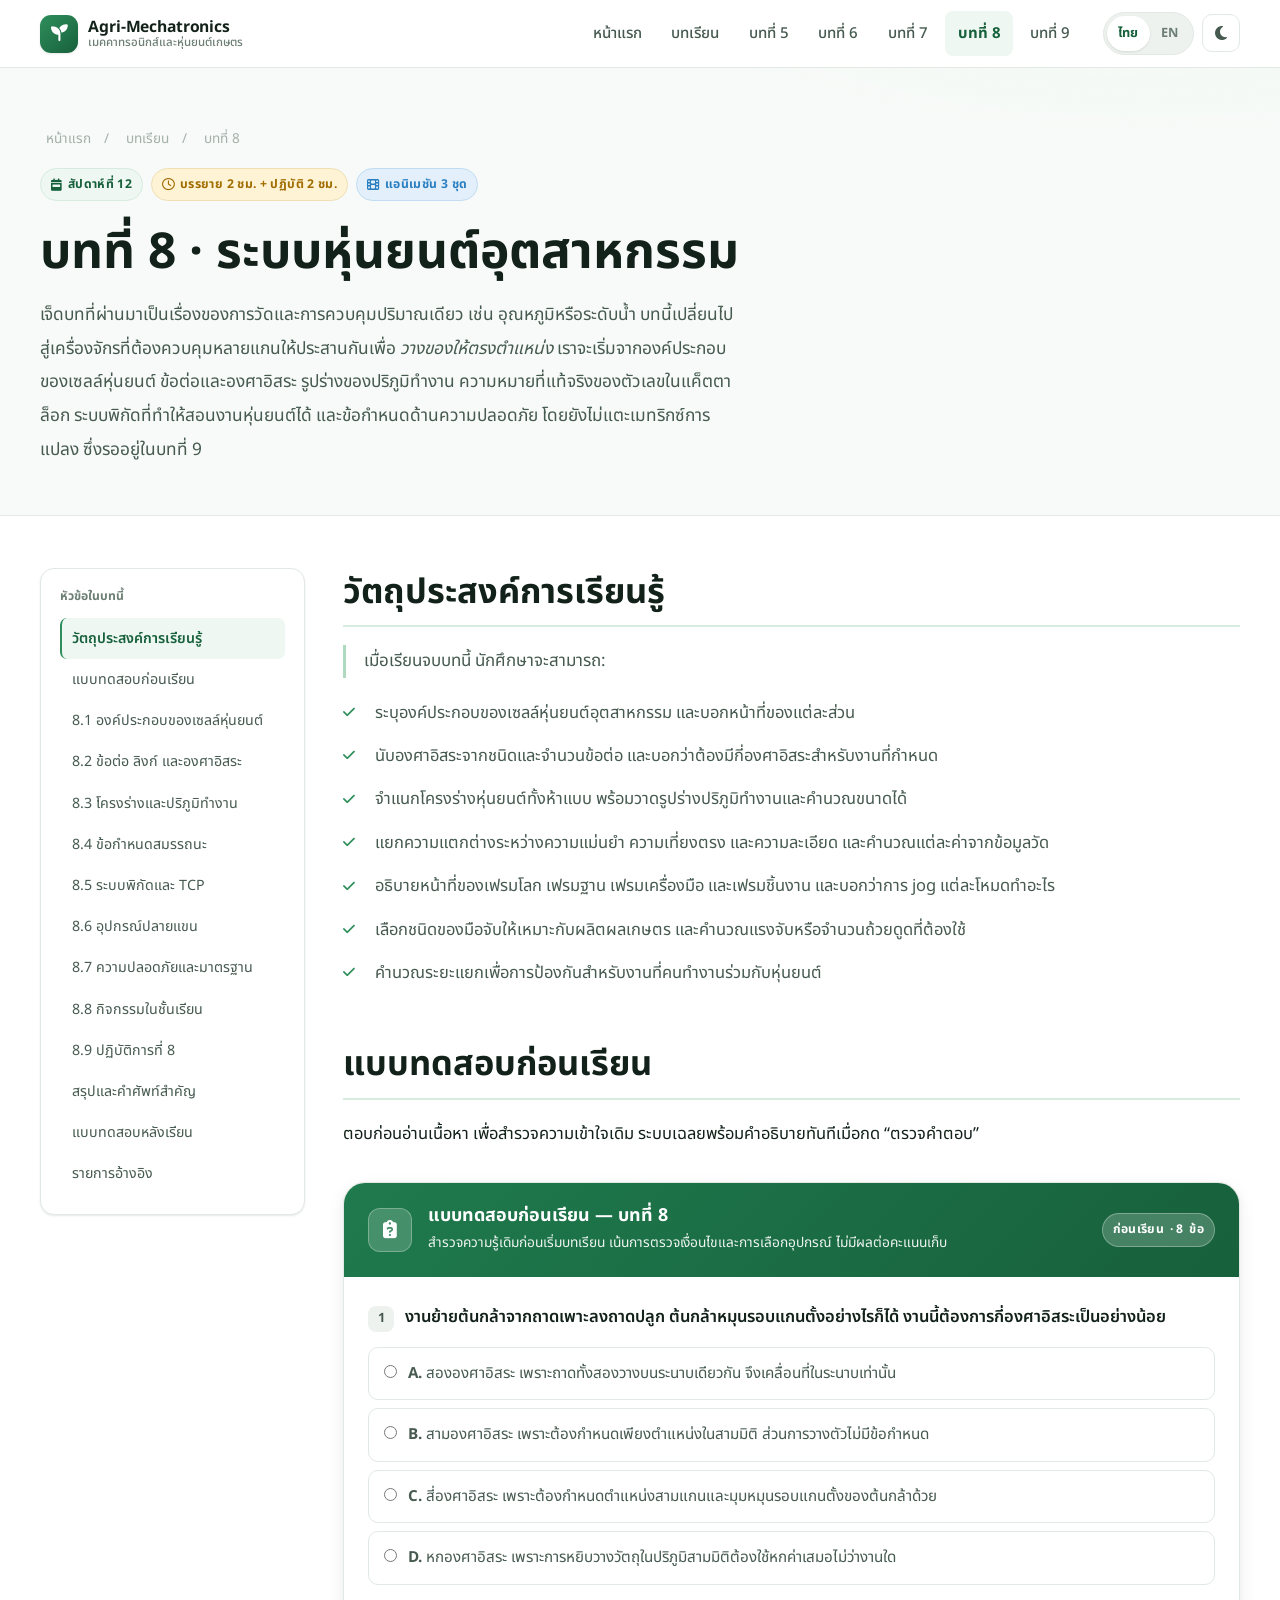
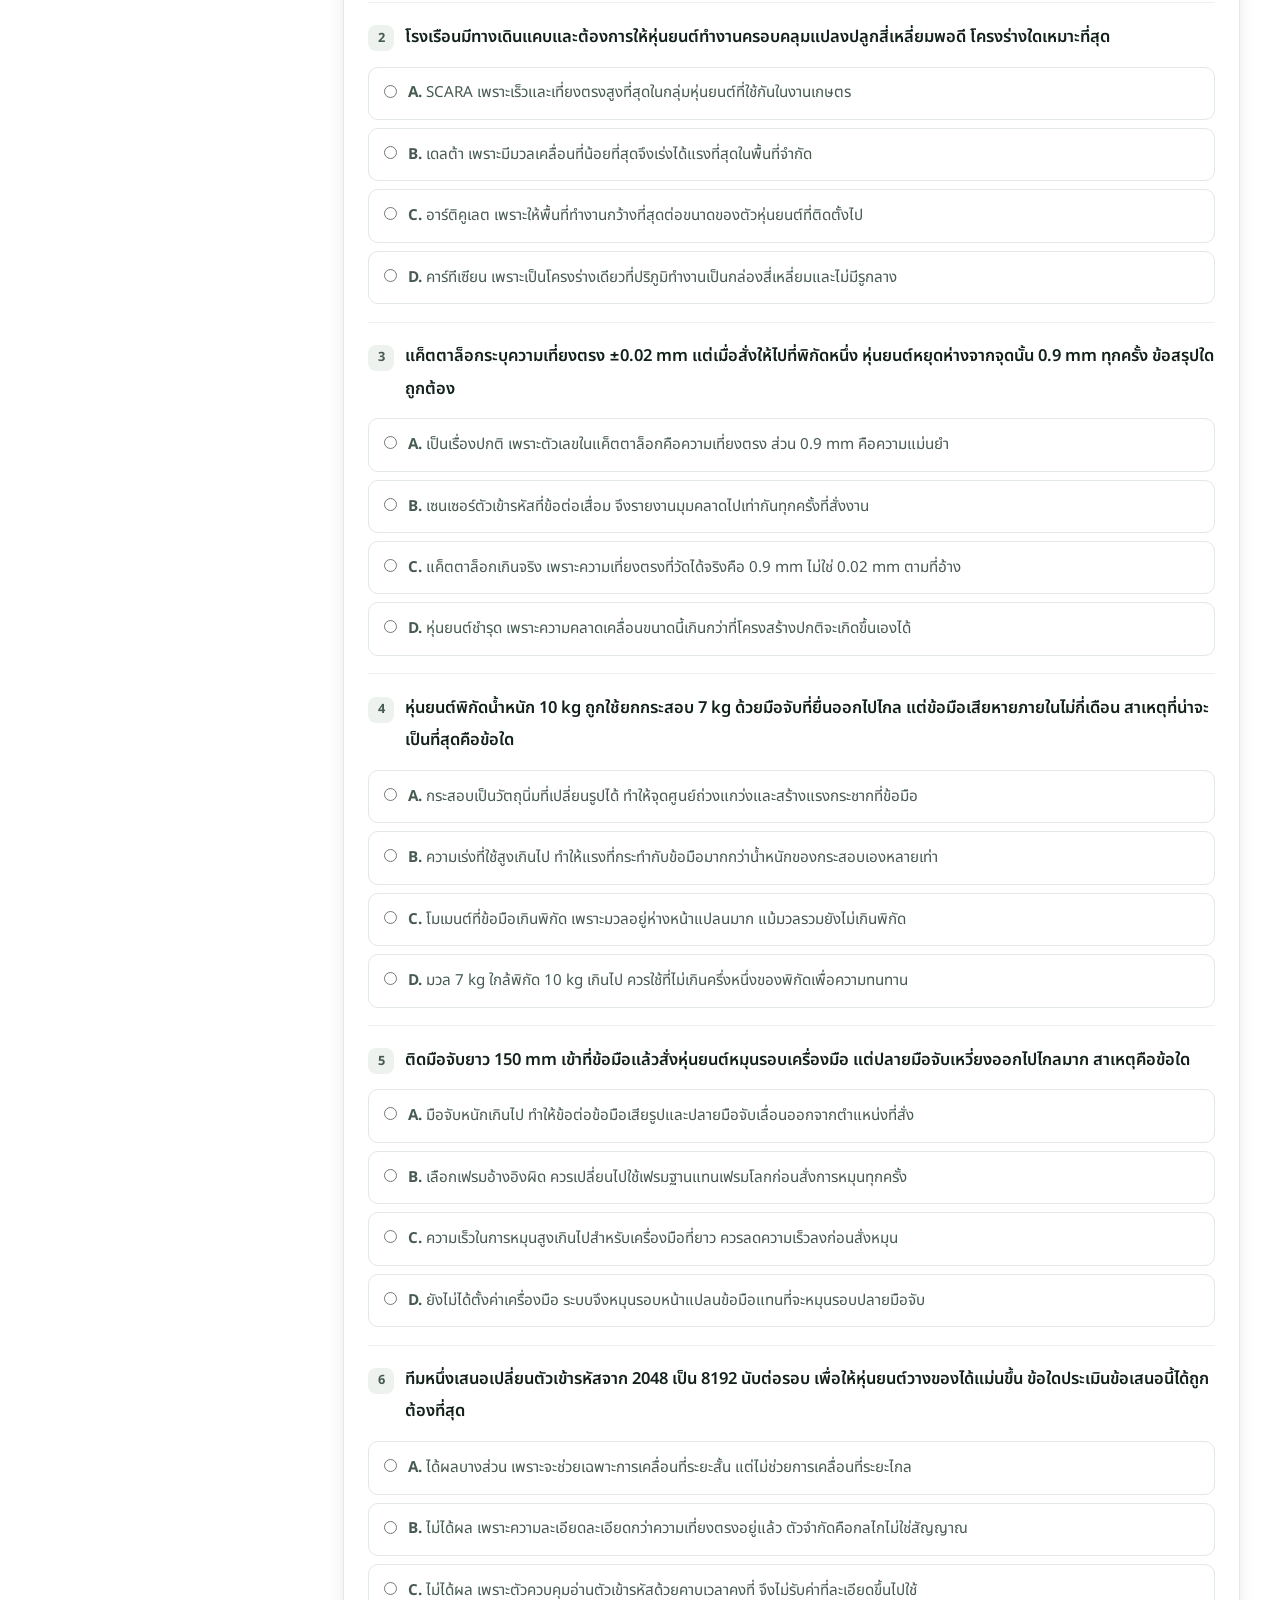
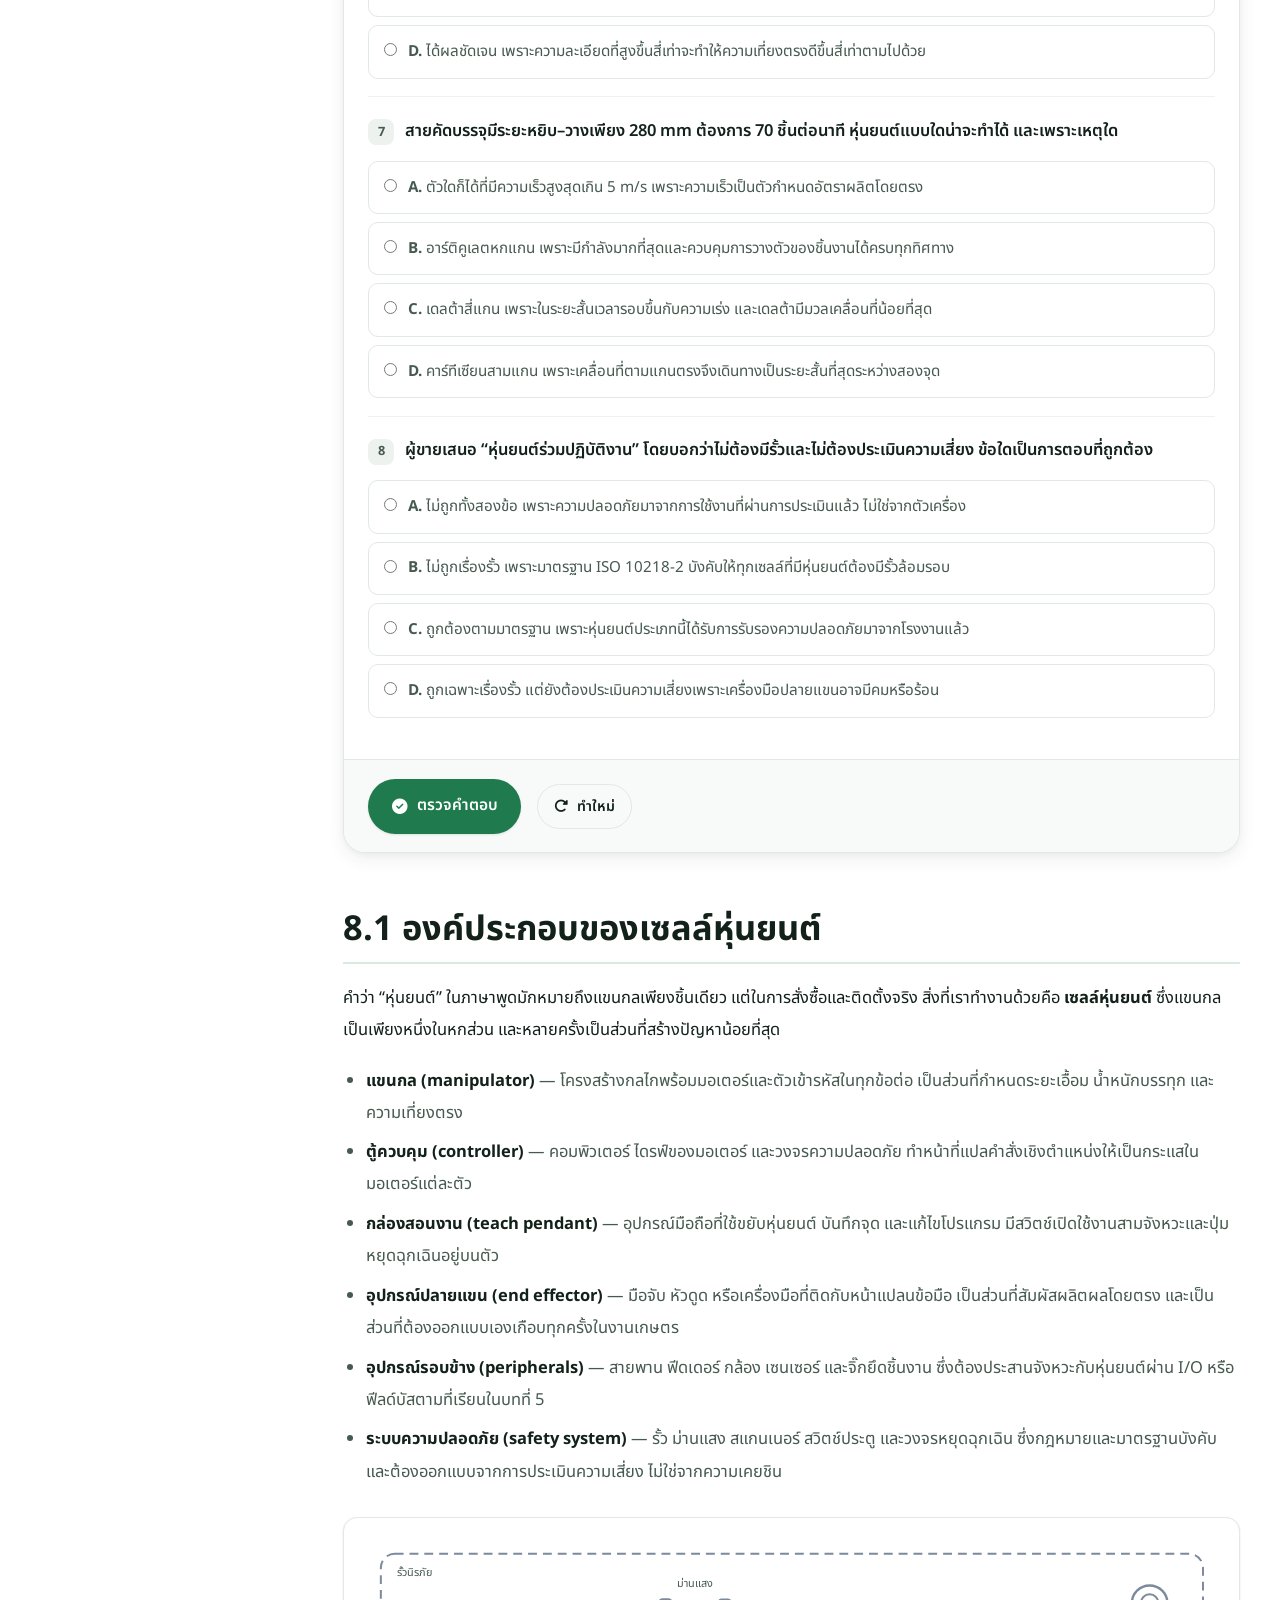
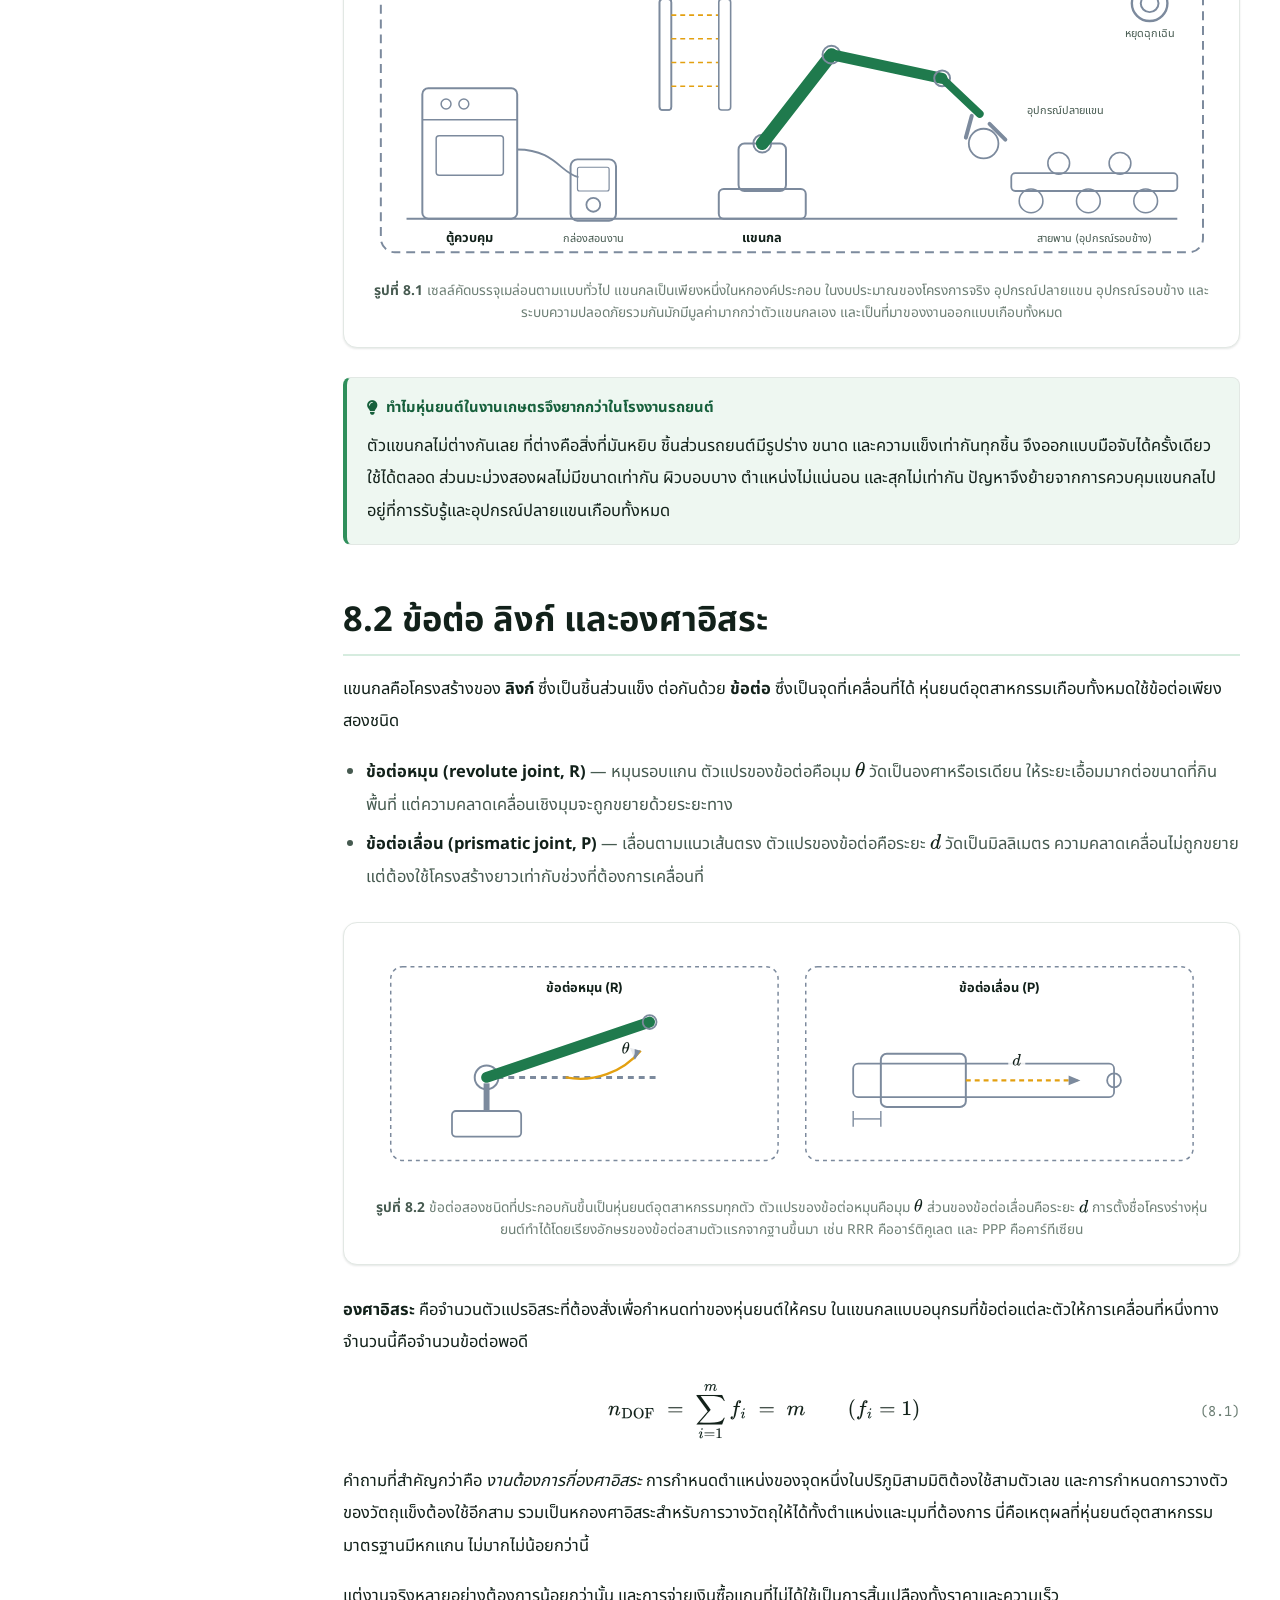
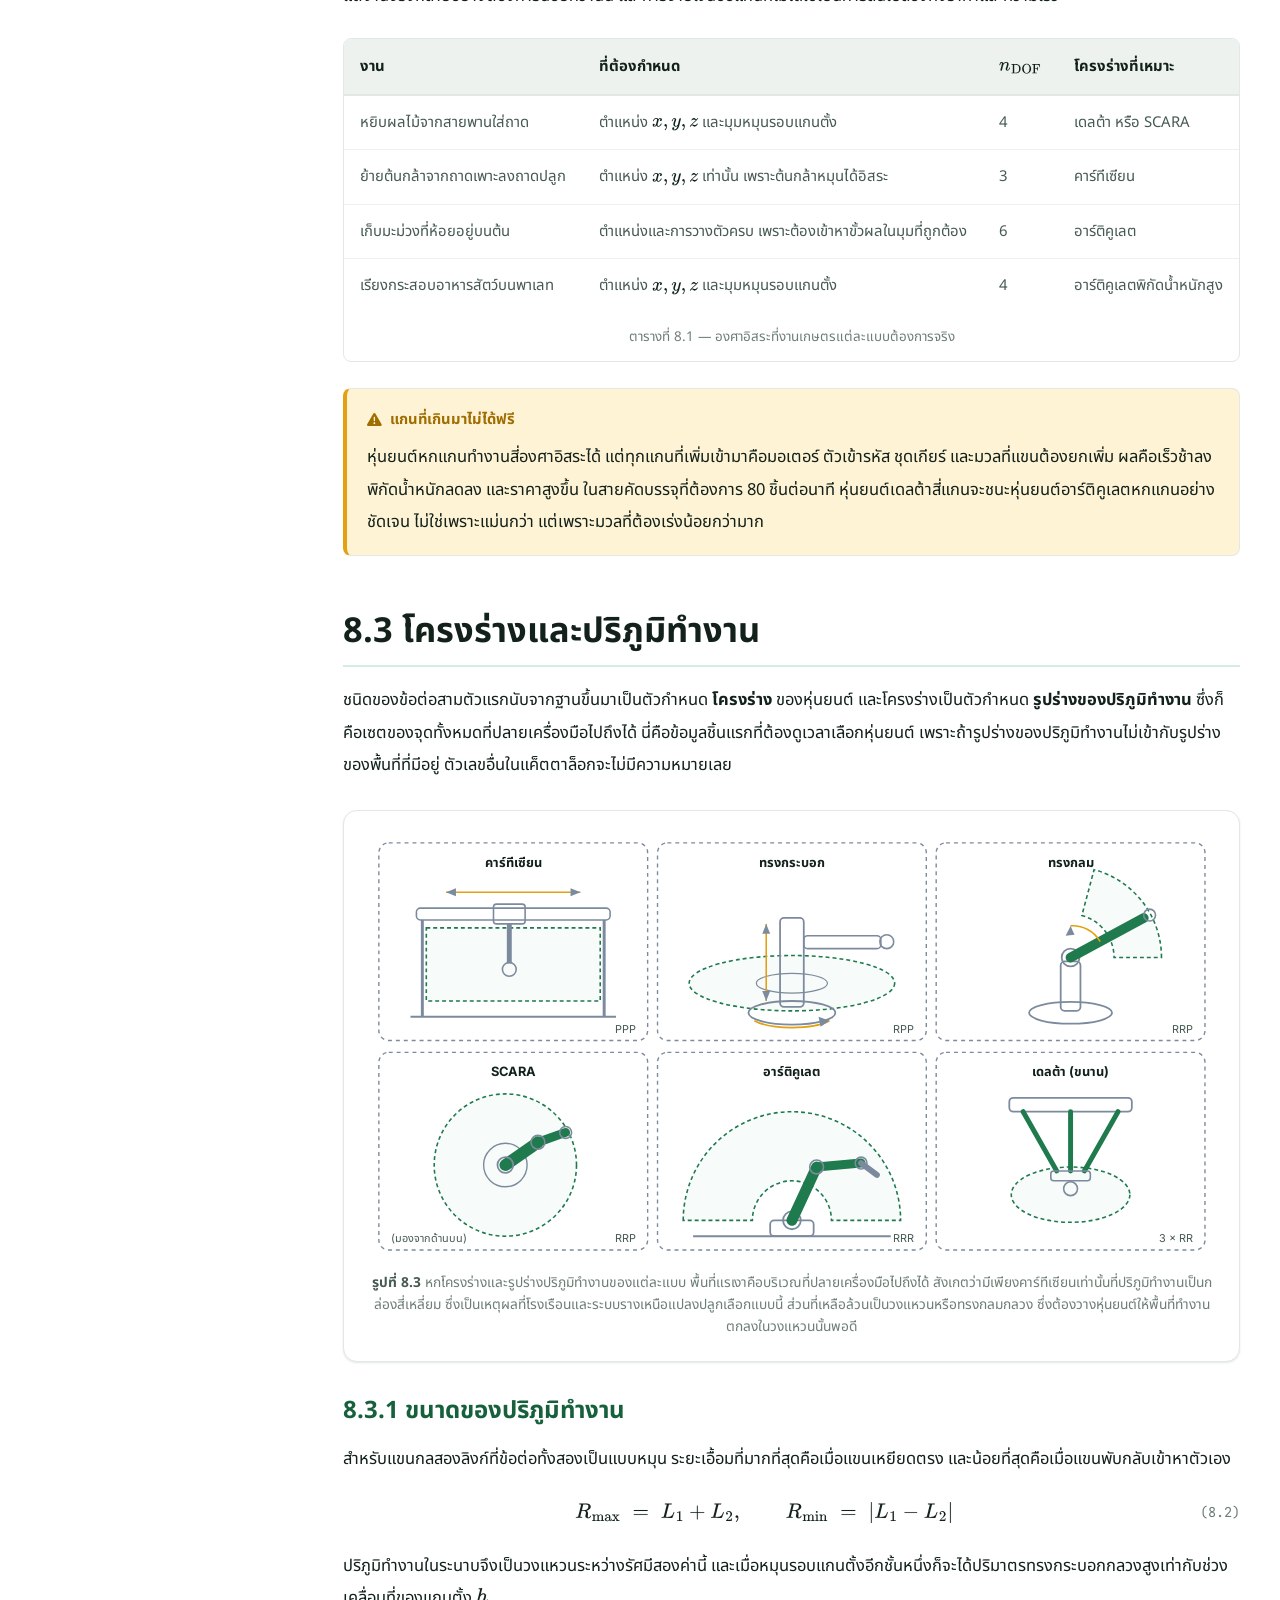
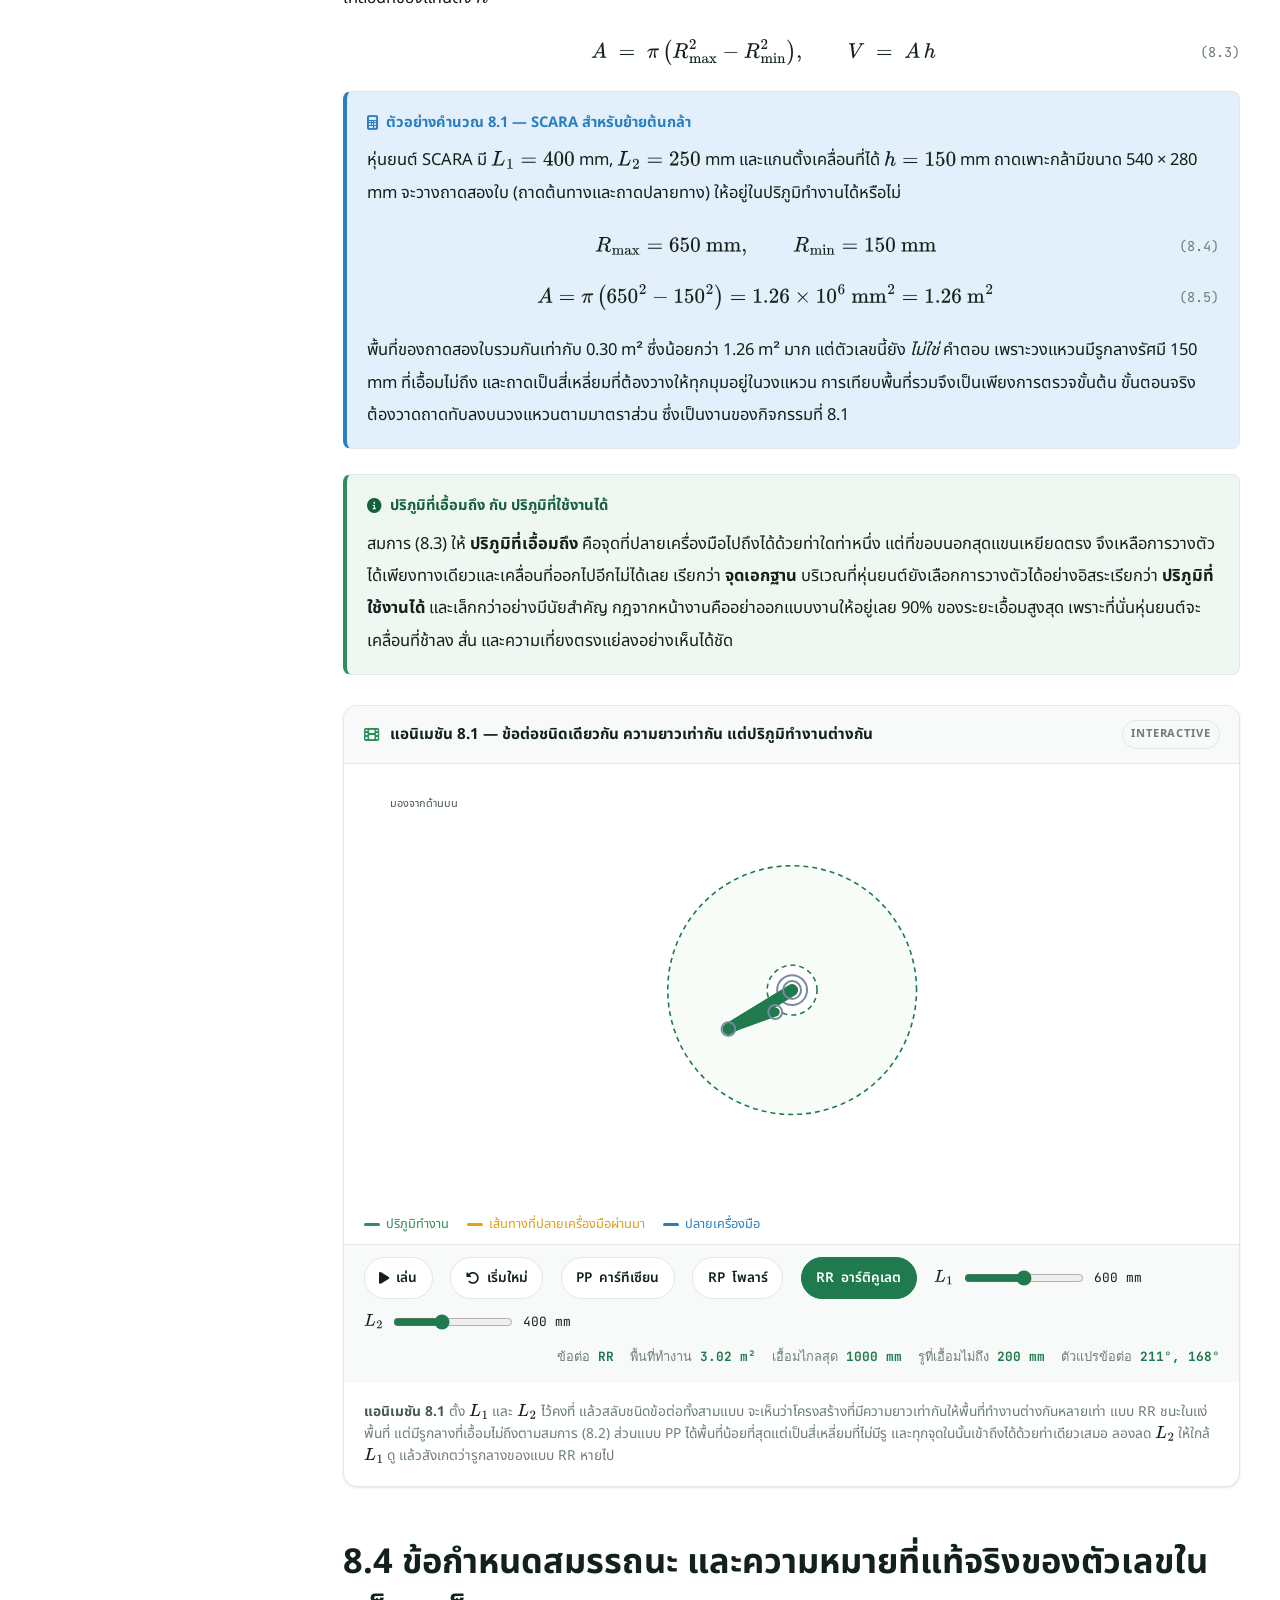
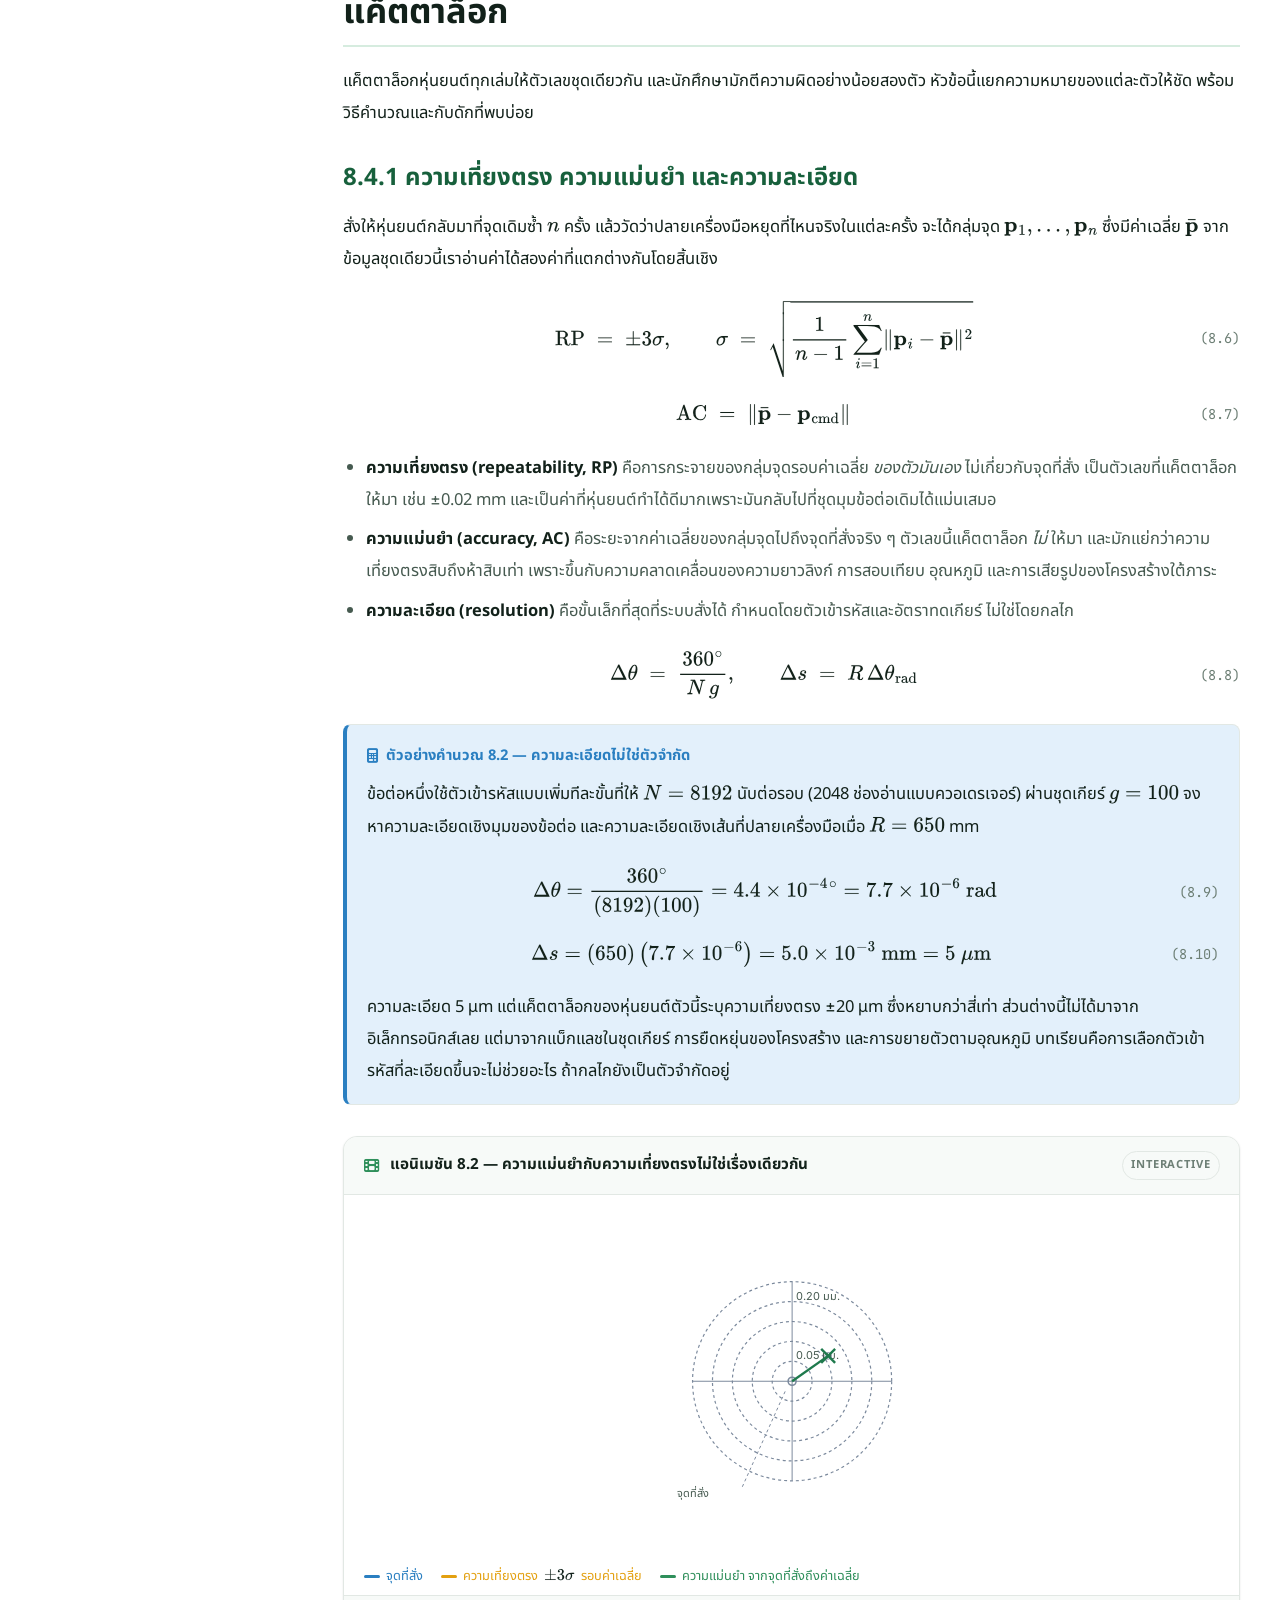
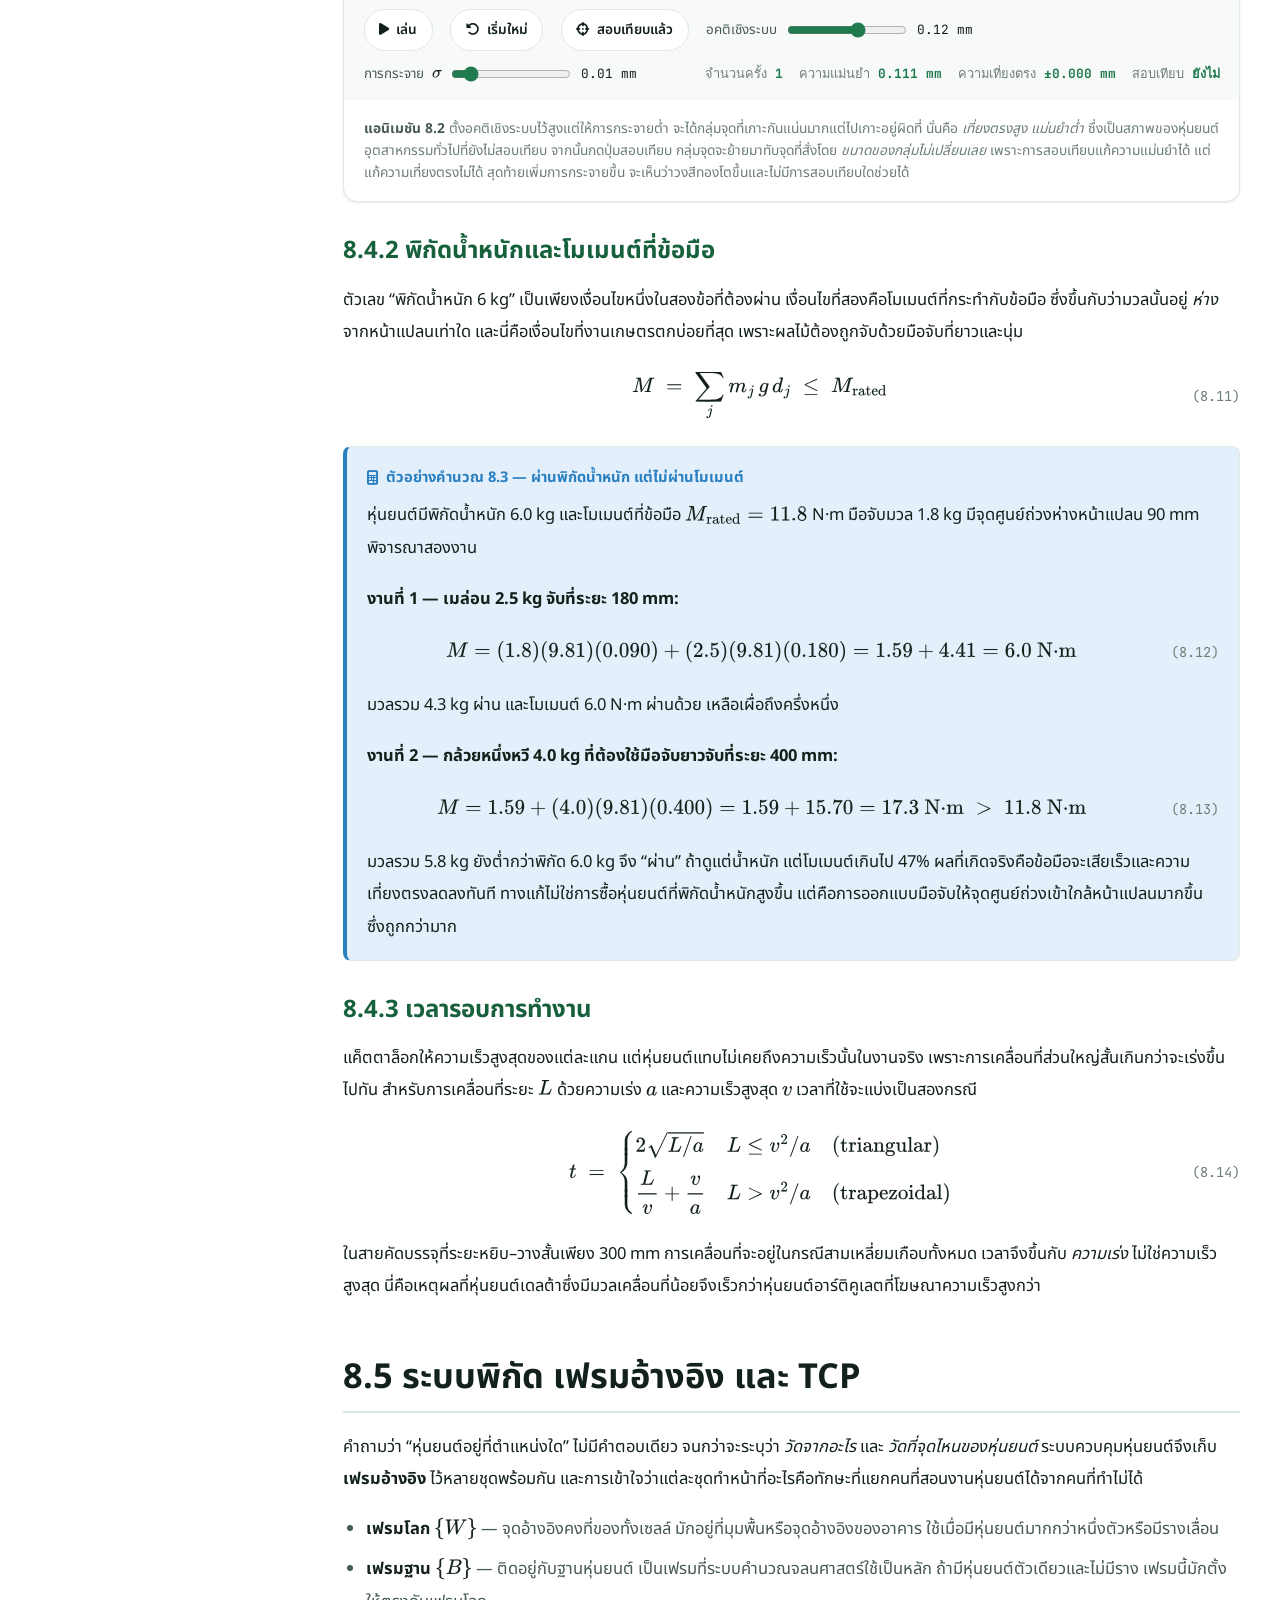
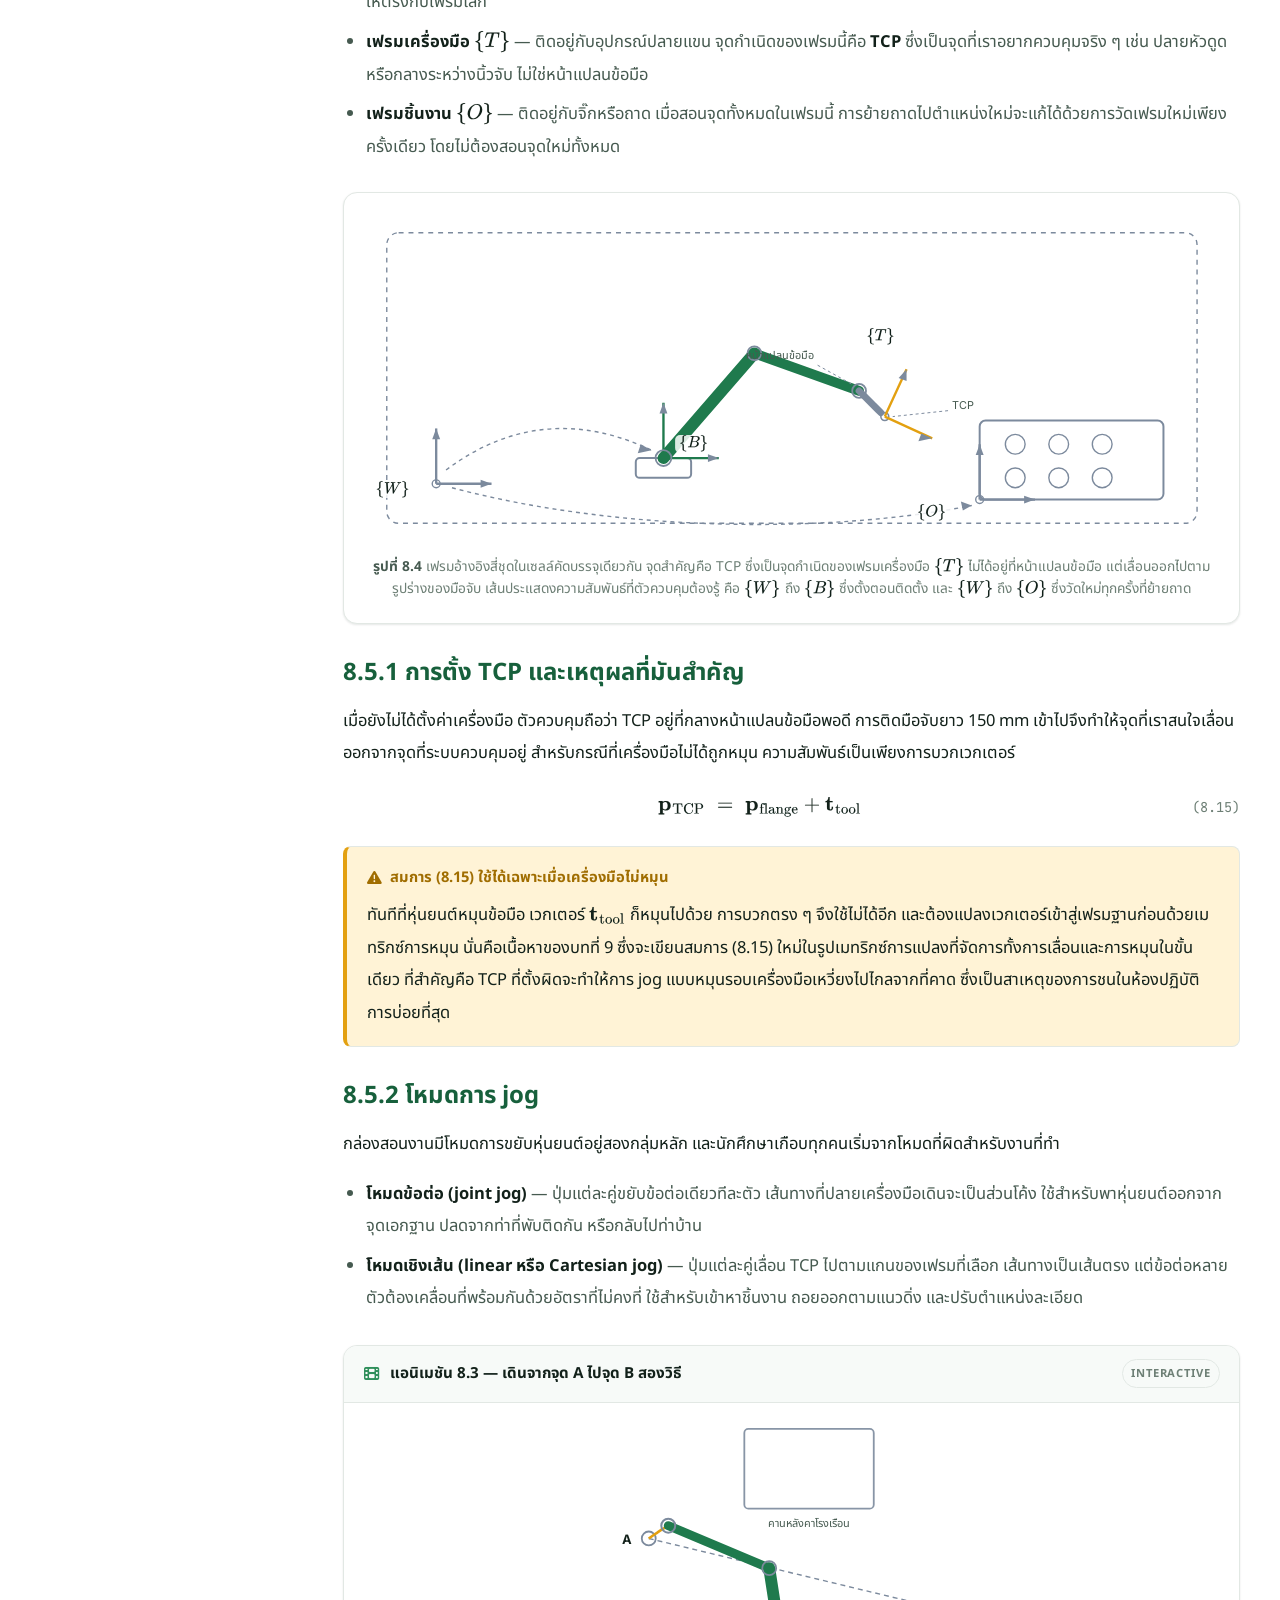
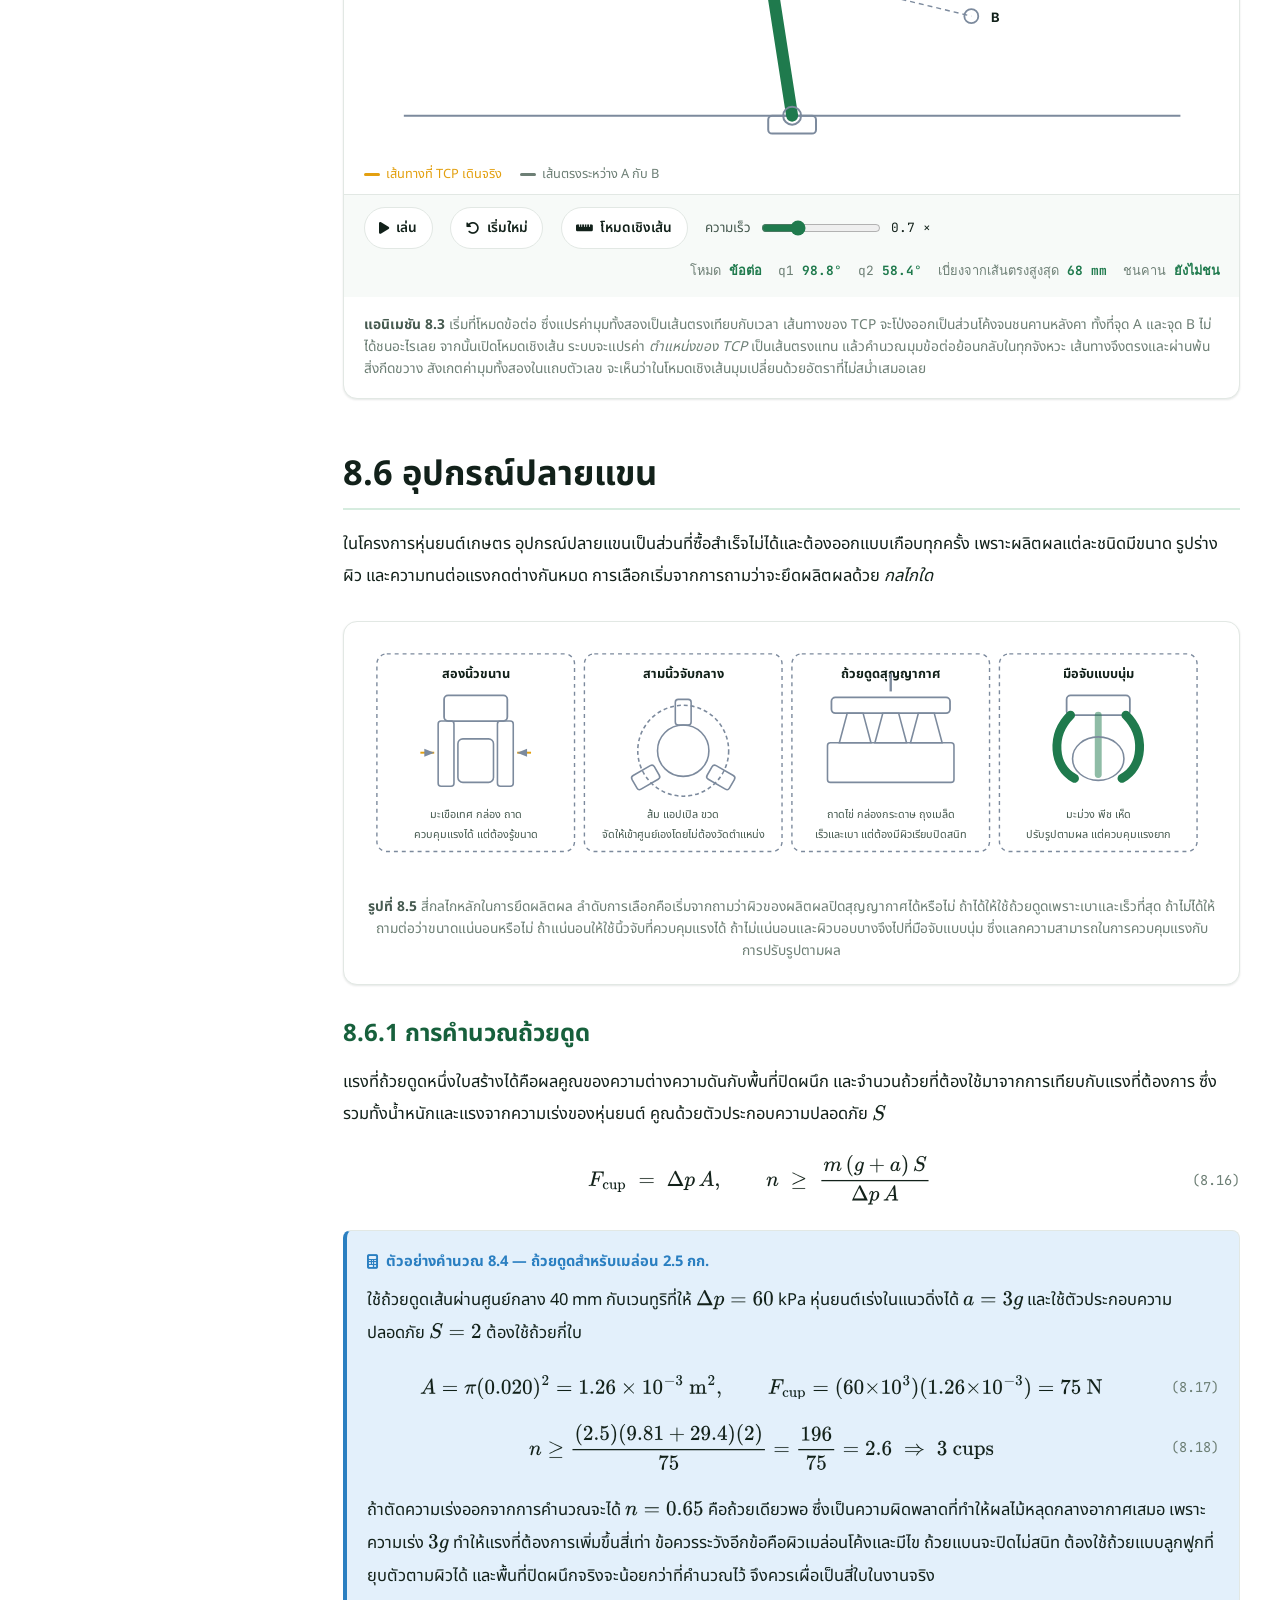
<file: chapters/ch08.html>
<!DOCTYPE html>
<html lang="th" data-lang="th" data-theme="light">
<head>
<meta charset="UTF-8">
<meta name="viewport" content="width=device-width, initial-scale=1">
<title data-title-th="บทที่ 8 · ระบบหุ่นยนต์อุตสาหกรรม" data-title-en="Chapter 8 · Industrial Robot Systems">Chapter 8 · Industrial Robot Systems</title>
<meta name="description" content="Chapter 8: the anatomy of a robot cell, joints and degrees of freedom, robot configurations and workspace, performance specifications, coordinate frames and the TCP, end effectors, and collaborative-robot safety.">
<meta name="author" content="Jedsada Saijai">
<link rel="preconnect" href="https://fonts.googleapis.com">
<link rel="preconnect" href="https://fonts.gstatic.com" crossorigin>
<link href="https://fonts.googleapis.com/css2?family=Inter:wght@400;500;600;700;800&family=Noto+Sans+Thai:wght@400;500;600;700;800&family=JetBrains+Mono:wght@400;600&display=swap" rel="stylesheet">
<link rel="stylesheet" href="https://cdnjs.cloudflare.com/ajax/libs/font-awesome/6.5.2/css/all.min.css">
<link rel="stylesheet" href="../css/style.css">
<script src="../js/math.js"></script>
<script src="../js/anim.js"></script>
<link rel="icon" href="data:image/svg+xml,<svg xmlns='http://www.w3.org/2000/svg' viewBox='0 0 100 100'><text y='.9em' font-size='90'>🌱</text></svg>">
<script>
  (function () {
    try {
      var l = localStorage.getItem('amr-lang') || 'th';
      var t = localStorage.getItem('amr-theme') || 'light';
      document.documentElement.setAttribute('data-lang', l);
      document.documentElement.setAttribute('lang', l);
      document.documentElement.setAttribute('data-theme', t);
    } catch (e) {}
  })();
</script>
</head>
<body>
<a class="skip-link" href="#main"><span data-lang-th>ข้ามไปยังเนื้อหาหลัก</span><span data-lang-en>Skip to main content</span></a>

<!-- ===================================================== Navigation ====== -->
<header class="nav">
  <div class="nav__inner">
    <a class="brand" href="../index.html">
      <span class="brand__mark"><i class="fa-solid fa-seedling"></i></span>
      <span class="brand__text">
        <b>Agri&#8209;Mechatronics</b>
        <span data-lang-th>เมคคาทรอนิกส์และหุ่นยนต์เกษตร</span>
        <span data-lang-en>Mechatronics &amp; Robotics</span>
      </span>
    </a>

    <nav class="nav__links" id="navLinks">
      <a href="../index.html"><span data-lang-th>หน้าแรก</span><span data-lang-en>Home</span></a>
      <a href="../index.html#chapters"><span data-lang-th>บทเรียน</span><span data-lang-en>Chapters</span></a>
      <a href="ch05.html"><span data-lang-th>บทที่ 5</span><span data-lang-en>Ch 5</span></a>
      <a href="ch06.html"><span data-lang-th>บทที่ 6</span><span data-lang-en>Ch 6</span></a>
      <a href="ch07.html"><span data-lang-th>บทที่ 7</span><span data-lang-en>Ch 7</span></a>
      <a href="ch08.html" class="is-active"><span data-lang-th>บทที่ 8</span><span data-lang-en>Ch 8</span></a>
      <a href="ch09.html"><span data-lang-th>บทที่ 9</span><span data-lang-en>Ch 9</span></a>
    </nav>

    <div class="nav__tools">
      <div class="lang-switch" role="group" aria-label="Language">
        <button type="button" data-set-lang="th" aria-pressed="true">ไทย</button>
        <button type="button" data-set-lang="en" aria-pressed="false">EN</button>
      </div>
      <button class="icon-btn" type="button" data-toggle-theme aria-label="Toggle dark mode"><i class="fa-solid fa-moon"></i></button>
      <button class="icon-btn nav__toggle" type="button" aria-label="Menu" aria-expanded="false" aria-controls="navLinks"><i class="fa-solid fa-bars"></i></button>
    </div>
  </div>
</header>
<div class="reading-bar"></div>

<!-- ==================================================== Chapter hero ===== -->
<section class="ch-hero">
  <div class="wrap">
    <div class="crumbs">
      <a href="../index.html"><span data-lang-th>หน้าแรก</span><span data-lang-en>Home</span></a><span>/</span>
      <a href="../index.html#chapters"><span data-lang-th>บทเรียน</span><span data-lang-en>Chapters</span></a><span>/</span>
      <span data-lang-th>บทที่ 8</span><span data-lang-en>Chapter 8</span>
    </div>

    <div class="ch-hero__meta">
      <span class="badge"><i class="fa-solid fa-calendar-week"></i> <span data-lang-th>สัปดาห์ที่ 12</span><span data-lang-en>Week 12</span></span>
      <span class="badge badge--gold"><i class="fa-regular fa-clock"></i> <span data-lang-th>บรรยาย 2 ชม. + ปฏิบัติ 2 ชม.</span><span data-lang-en>2 h lecture + 2 h laboratory</span></span>
      <span class="badge badge--sky"><i class="fa-solid fa-film"></i> <span data-lang-th>แอนิเมชัน 3 ชุด</span><span data-lang-en>3 animations</span></span>
    </div>

    <h1>
      <span data-lang-th>บทที่ 8 · ระบบหุ่นยนต์อุตสาหกรรม</span>
      <span data-lang-en>Chapter 8 · Industrial Robot Systems</span>
    </h1>
    <p class="ch-hero__lead">
      <span data-lang-th>เจ็ดบทที่ผ่านมาเป็นเรื่องของการวัดและการควบคุมปริมาณเดียว เช่น อุณหภูมิหรือระดับน้ำ บทนี้เปลี่ยนไปสู่เครื่องจักรที่ต้องควบคุมหลายแกนให้ประสานกันเพื่อ <em>วางของให้ตรงตำแหน่ง</em> เราจะเริ่มจากองค์ประกอบของเซลล์หุ่นยนต์ ข้อต่อและองศาอิสระ รูปร่างของปริภูมิทำงาน ความหมายที่แท้จริงของตัวเลขในแค็ตตาล็อก ระบบพิกัดที่ทำให้สอนงานหุ่นยนต์ได้ และข้อกำหนดด้านความปลอดภัย โดยยังไม่แตะเมทริกซ์การแปลง ซึ่งรออยู่ในบทที่ 9</span>
      <span data-lang-en>The last seven chapters controlled a single quantity — a temperature, a water level. This chapter turns to a machine that must coordinate several axes in order to <em>put something in the right place</em>. We start with the anatomy of a robot cell, then joints and degrees of freedom, the shape of the workspace, what the catalogue numbers actually mean, the coordinate frames that make a robot teachable, and the safety requirements. Transformation matrices are deliberately left for Chapter 9.</span>
    </p>
  </div>
</section>

<main id="main">
<div class="wrap ch-layout">

  <!-- ================================================== Sidebar TOC ====== -->
  <aside class="toc">
    <h4><span data-lang-th>หัวข้อในบทนี้</span><span data-lang-en>In this chapter</span></h4>
    <ol>
      <li><a href="#objectives"><span data-lang-th>วัตถุประสงค์การเรียนรู้</span><span data-lang-en>Learning objectives</span></a></li>
      <li><a href="#pretest"><span data-lang-th>แบบทดสอบก่อนเรียน</span><span data-lang-en>Pre-test</span></a></li>
      <li><a href="#anatomy"><span data-lang-th>8.1 องค์ประกอบของเซลล์หุ่นยนต์</span><span data-lang-en>8.1 Anatomy of a robot cell</span></a></li>
      <li><a href="#joints"><span data-lang-th>8.2 ข้อต่อ ลิงก์ และองศาอิสระ</span><span data-lang-en>8.2 Joints, links and DOF</span></a></li>
      <li><a href="#config"><span data-lang-th>8.3 โครงร่างและปริภูมิทำงาน</span><span data-lang-en>8.3 Configurations and workspace</span></a></li>
      <li><a href="#specs"><span data-lang-th>8.4 ข้อกำหนดสมรรถนะ</span><span data-lang-en>8.4 Performance specifications</span></a></li>
      <li><a href="#frames"><span data-lang-th>8.5 ระบบพิกัดและ TCP</span><span data-lang-en>8.5 Coordinate frames and the TCP</span></a></li>
      <li><a href="#eoat"><span data-lang-th>8.6 อุปกรณ์ปลายแขน</span><span data-lang-en>8.6 End effectors</span></a></li>
      <li><a href="#safety"><span data-lang-th>8.7 ความปลอดภัยและมาตรฐาน</span><span data-lang-en>8.7 Safety and standards</span></a></li>
      <li><a href="#activity"><span data-lang-th>8.8 กิจกรรมในชั้นเรียน</span><span data-lang-en>8.8 In-class activity</span></a></li>
      <li><a href="#lab"><span data-lang-th>8.9 ปฏิบัติการที่ 8</span><span data-lang-en>8.9 Laboratory 8</span></a></li>
      <li><a href="#summary"><span data-lang-th>สรุปและคำศัพท์สำคัญ</span><span data-lang-en>Summary &amp; key terms</span></a></li>
      <li><a href="#posttest"><span data-lang-th>แบบทดสอบหลังเรียน</span><span data-lang-en>Post-test</span></a></li>
      <li><a href="#references"><span data-lang-th>รายการอ้างอิง</span><span data-lang-en>References</span></a></li>
    </ol>
  </aside>

  <!-- ===================================================== Article ======= -->
  <article class="article">

    <!-- ----------------------------------------------- Objectives ------- -->
    <section id="objectives">
      <h2><span data-lang-th>วัตถุประสงค์การเรียนรู้</span><span data-lang-en>Learning objectives</span></h2>
      <p class="lead">
        <span data-lang-th>เมื่อเรียนจบบทนี้ นักศึกษาจะสามารถ:</span>
        <span data-lang-en>After completing this chapter, students will be able to:</span>
      </p>
      <ul class="objectives">
        <li><span data-lang-th>ระบุองค์ประกอบของเซลล์หุ่นยนต์อุตสาหกรรม และบอกหน้าที่ของแต่ละส่วน</span><span data-lang-en>Identify the parts of an industrial robot cell and state what each one does.</span></li>
        <li><span data-lang-th>นับองศาอิสระจากชนิดและจำนวนข้อต่อ และบอกว่าต้องมีกี่องศาอิสระสำหรับงานที่กำหนด</span><span data-lang-en>Count degrees of freedom from the joints, and say how many a given task requires.</span></li>
        <li><span data-lang-th>จำแนกโครงร่างหุ่นยนต์ทั้งห้าแบบ พร้อมวาดรูปร่างปริภูมิทำงานและคำนวณขนาดได้</span><span data-lang-en>Classify the five robot configurations, sketch each workspace and compute its size.</span></li>
        <li><span data-lang-th>แยกความแตกต่างระหว่างความแม่นยำ ความเที่ยงตรง และความละเอียด และคำนวณแต่ละค่าจากข้อมูลวัด</span><span data-lang-en>Distinguish accuracy, repeatability and resolution, and compute each from measured data.</span></li>
        <li><span data-lang-th>อธิบายหน้าที่ของเฟรมโลก เฟรมฐาน เฟรมเครื่องมือ และเฟรมชิ้นงาน และบอกว่าการ jog แต่ละโหมดทำอะไร</span><span data-lang-en>Explain the world, base, tool and work-object frames, and what each jog mode does.</span></li>
        <li><span data-lang-th>เลือกชนิดของมือจับให้เหมาะกับผลิตผลเกษตร และคำนวณแรงจับหรือจำนวนถ้วยดูดที่ต้องใช้</span><span data-lang-en>Choose a gripper for an agricultural product and compute the grip force or number of cups.</span></li>
        <li><span data-lang-th>คำนวณระยะแยกเพื่อการป้องกันสำหรับงานที่คนทำงานร่วมกับหุ่นยนต์</span><span data-lang-en>Compute the protective separation distance for work shared between a person and a robot.</span></li>
      </ul>
    </section>

    <!-- ------------------------------------------------- Pre-test ------- -->
    <section id="pretest">
      <h2><span data-lang-th>แบบทดสอบก่อนเรียน</span><span data-lang-en>Pre-test</span></h2>
      <p>
        <span data-lang-th>ตอบก่อนอ่านเนื้อหา เพื่อสำรวจความเข้าใจเดิม ระบบเฉลยพร้อมคำอธิบายทันทีเมื่อกด “ตรวจคำตอบ”</span>
        <span data-lang-en>Answer before reading. Explanations appear as soon as you check your answers.</span>
      </p>
      <div data-quiz="ch08-pre"></div>
    </section>

    <!-- ---------------------------------------------------- 8.1 --------- -->
    <section id="anatomy">
      <h2><span data-lang-th>8.1 องค์ประกอบของเซลล์หุ่นยนต์</span><span data-lang-en>8.1 The anatomy of a robot cell</span></h2>

      <p>
        <span data-lang-th>คำว่า “หุ่นยนต์” ในภาษาพูดมักหมายถึงแขนกลเพียงชิ้นเดียว แต่ในการสั่งซื้อและติดตั้งจริง สิ่งที่เราทำงานด้วยคือ <strong>เซลล์หุ่นยนต์</strong> ซึ่งแขนกลเป็นเพียงหนึ่งในหกส่วน และหลายครั้งเป็นส่วนที่สร้างปัญหาน้อยที่สุด</span>
        <span data-lang-en>In everyday speech a “robot” means the arm. In purchasing and installation, however, what one actually works with is a <strong>robot cell</strong>, in which the arm is one of six parts — and often the least troublesome of them.</span>
      </p>

      <ul>
        <li><span data-lang-th><strong>แขนกล (manipulator)</strong> — โครงสร้างกลไกพร้อมมอเตอร์และตัวเข้ารหัสในทุกข้อต่อ เป็นส่วนที่กำหนดระยะเอื้อม น้ำหนักบรรทุก และความเที่ยงตรง</span><span data-lang-en><strong>The manipulator</strong> — the mechanical structure, with a motor and an encoder at every joint. It fixes the reach, the payload and the repeatability.</span></li>
        <li><span data-lang-th><strong>ตู้ควบคุม (controller)</strong> — คอมพิวเตอร์ ไดรฟ์ของมอเตอร์ และวงจรความปลอดภัย ทำหน้าที่แปลคำสั่งเชิงตำแหน่งให้เป็นกระแสในมอเตอร์แต่ละตัว</span><span data-lang-en><strong>The controller</strong> — the computer, the motor drives and the safety circuits. It turns a position command into current in each motor.</span></li>
        <li><span data-lang-th><strong>กล่องสอนงาน (teach pendant)</strong> — อุปกรณ์มือถือที่ใช้ขยับหุ่นยนต์ บันทึกจุด และแก้ไขโปรแกรม มีสวิตช์เปิดใช้งานสามจังหวะและปุ่มหยุดฉุกเฉินอยู่บนตัว</span><span data-lang-en><strong>The teach pendant</strong> — the hand-held unit used to jog the robot, record points and edit the program. It carries a three-position enabling switch and an emergency stop.</span></li>
        <li><span data-lang-th><strong>อุปกรณ์ปลายแขน (end effector)</strong> — มือจับ หัวดูด หรือเครื่องมือที่ติดกับหน้าแปลนข้อมือ เป็นส่วนที่สัมผัสผลิตผลโดยตรง และเป็นส่วนที่ต้องออกแบบเองเกือบทุกครั้งในงานเกษตร</span><span data-lang-en><strong>The end effector</strong> — the gripper, suction head or tool bolted to the wrist flange. It is the part that touches the produce, and in agriculture it is nearly always the part one has to design oneself.</span></li>
        <li><span data-lang-th><strong>อุปกรณ์รอบข้าง (peripherals)</strong> — สายพาน ฟีดเดอร์ กล้อง เซนเซอร์ และจิ๊กยึดชิ้นงาน ซึ่งต้องประสานจังหวะกับหุ่นยนต์ผ่าน I/O หรือฟีลด์บัสตามที่เรียนในบทที่ 5</span><span data-lang-en><strong>The peripherals</strong> — conveyors, feeders, cameras, sensors and work-holding jigs, all of which must be sequenced with the robot over the I/O or fieldbus of Chapter 5.</span></li>
        <li><span data-lang-th><strong>ระบบความปลอดภัย (safety system)</strong> — รั้ว ม่านแสง สแกนเนอร์ สวิตช์ประตู และวงจรหยุดฉุกเฉิน ซึ่งกฎหมายและมาตรฐานบังคับ และต้องออกแบบจากการประเมินความเสี่ยง ไม่ใช่จากความเคยชิน</span><span data-lang-en><strong>The safety system</strong> — fencing, light curtains, scanners, gate switches and the emergency-stop circuit. Standards require it, and it must follow from a risk assessment rather than from habit.</span></li>
      </ul>

      <!-- ===================== Figure 8.1 ===================== -->
      <figure class="figure">
        <svg viewBox="0 0 860 330" role="img" aria-label="Layout of an industrial robot cell showing the manipulator, controller, teach pendant, end effector, conveyor and safety devices">
          <!-- safety fence -->
          <rect x="14" y="14" width="832" height="302" rx="14" class="dg-stroke" stroke-width="2" stroke-dasharray="9 6"/>
          <text class="dg-text-sm" x="30" y="36" data-lang-th>รั้วนิรภัย</text>
          <text class="dg-text-sm" x="30" y="36" data-lang-en>Safety fence</text>

          <!-- floor -->
          <line x1="40" y1="282" x2="820" y2="282" class="dg-stroke" stroke-width="2"/>

          <!-- controller cabinet -->
          <rect x="56" y="150" width="96" height="132" rx="6" class="dg-fill-steel dg-stroke" stroke-width="2"/>
          <line x1="56" y1="182" x2="152" y2="182" class="dg-stroke" stroke-width="1.5"/>
          <circle cx="80" cy="166" r="5" class="dg-fill-green dg-stroke" stroke-width="1.5"/>
          <circle cx="98" cy="166" r="5" class="dg-fill-gold dg-stroke" stroke-width="1.5"/>
          <rect x="70" y="198" width="68" height="40" rx="3" class="dg-fill-surface dg-stroke" stroke-width="1.5"/>
          <text class="dg-text-b" x="104" y="306" text-anchor="middle" data-lang-th>ตู้ควบคุม</text>
          <text class="dg-text-b" x="104" y="306" text-anchor="middle" data-lang-en>Controller</text>

          <!-- teach pendant, cabled to the cabinet -->
          <path d="M152 212 C 190 212 196 236 214 240" class="dg-stroke" stroke-width="1.8"/>
          <rect x="206" y="222" width="46" height="62" rx="7" class="dg-fill-surface dg-stroke" stroke-width="2"/>
          <rect x="213" y="230" width="32" height="24" rx="2" class="dg-fill-sky dg-stroke" stroke-width="1.2"/>
          <circle cx="229" cy="268" r="7" class="dg-fill-gold dg-stroke" stroke-width="1.8"/>
          <text class="dg-text-sm" x="229" y="306" text-anchor="middle" data-lang-th>กล่องสอนงาน</text>
          <text class="dg-text-sm" x="229" y="306" text-anchor="middle" data-lang-en>Teach pendant</text>

          <!-- manipulator -->
          <rect x="356" y="252" width="88" height="30" rx="5" class="dg-fill-steel dg-stroke" stroke-width="2"/>
          <rect x="376" y="206" width="48" height="48" rx="6" class="dg-fill-steel dg-stroke" stroke-width="2"/>
          <circle cx="400" cy="206" r="9" class="dg-fill-gold dg-stroke" stroke-width="2"/>
          <line x1="400" y1="206" x2="470" y2="116" class="dg-stroke-green" stroke-width="13" stroke-linecap="round"/>
          <circle cx="470" cy="116" r="9" class="dg-fill-gold dg-stroke" stroke-width="2"/>
          <line x1="470" y1="116" x2="582" y2="140" class="dg-stroke-green" stroke-width="11" stroke-linecap="round"/>
          <circle cx="582" cy="140" r="8" class="dg-fill-gold dg-stroke" stroke-width="2"/>
          <line x1="582" y1="140" x2="620" y2="176" class="dg-stroke-green" stroke-width="8" stroke-linecap="round"/>
          <text class="dg-text-b" x="400" y="306" text-anchor="middle" data-lang-th>แขนกล</text>
          <text class="dg-text-b" x="400" y="306" text-anchor="middle" data-lang-en>Manipulator</text>

          <!-- end effector: two fingers holding a melon -->
          <line x1="612" y1="178" x2="606" y2="200" class="dg-stroke" stroke-width="4" stroke-linecap="round"/>
          <line x1="630" y1="186" x2="646" y2="202" class="dg-stroke" stroke-width="4" stroke-linecap="round"/>
          <circle cx="624" cy="206" r="15" class="dg-fill-green dg-stroke" stroke-width="1.8"/>
          <text class="dg-text-sm" x="668" y="176" data-lang-th>อุปกรณ์ปลายแขน</text>
          <text class="dg-text-sm" x="668" y="176" data-lang-en>End effector</text>

          <!-- conveyor -->
          <rect x="652" y="236" width="168" height="18" rx="4" class="dg-fill-soft dg-stroke" stroke-width="1.8"/>
          <circle cx="672" cy="264" r="12" class="dg-fill-surface dg-stroke" stroke-width="1.6"/>
          <circle cx="730" cy="264" r="12" class="dg-fill-surface dg-stroke" stroke-width="1.6"/>
          <circle cx="788" cy="264" r="12" class="dg-fill-surface dg-stroke" stroke-width="1.6"/>
          <circle cx="700" cy="226" r="11" class="dg-fill-green dg-stroke" stroke-width="1.6"/>
          <circle cx="762" cy="226" r="11" class="dg-fill-green dg-stroke" stroke-width="1.6"/>
          <text class="dg-text-sm" x="736" y="306" text-anchor="middle" data-lang-th>สายพาน (อุปกรณ์รอบข้าง)</text>
          <text class="dg-text-sm" x="736" y="306" text-anchor="middle" data-lang-en>Conveyor (peripheral)</text>

          <!-- light curtain at the cell entry -->
          <rect x="296" y="60" width="12" height="112" rx="3" class="dg-fill-gold dg-stroke" stroke-width="1.6"/>
          <rect x="296" y="60" width="12" height="112" rx="3" class="dg-fill-gold dg-stroke" stroke-width="1.6" transform="translate(0,0)"/>
          <line x1="308" y1="76" x2="356" y2="76" class="dg-stroke-gold" stroke-width="1.6" stroke-dasharray="5 4"/>
          <line x1="308" y1="100" x2="356" y2="100" class="dg-stroke-gold" stroke-width="1.6" stroke-dasharray="5 4"/>
          <line x1="308" y1="124" x2="356" y2="124" class="dg-stroke-gold" stroke-width="1.6" stroke-dasharray="5 4"/>
          <line x1="308" y1="148" x2="356" y2="148" class="dg-stroke-gold" stroke-width="1.6" stroke-dasharray="5 4"/>
          <rect x="356" y="60" width="12" height="112" rx="3" class="dg-fill-gold dg-stroke" stroke-width="1.6"/>
          <text class="dg-text-sm" x="332" y="48" text-anchor="middle" data-lang-th>ม่านแสง</text>
          <text class="dg-text-sm" x="332" y="48" text-anchor="middle" data-lang-en>Light curtain</text>

          <!-- e-stop -->
          <circle cx="792" cy="64" r="18" class="dg-fill-gold dg-stroke" stroke-width="2.4"/>
          <circle cx="792" cy="64" r="9" class="dg-stroke" stroke-width="2"/>
          <text class="dg-text-sm" x="792" y="98" text-anchor="middle" data-lang-th>หยุดฉุกเฉิน</text>
          <text class="dg-text-sm" x="792" y="98" text-anchor="middle" data-lang-en>E-stop</text>
        </svg>
        <figcaption>
          <b><span data-lang-th>รูปที่ 8.1</span><span data-lang-en>Figure 8.1</span></b>
          <span data-lang-th> เซลล์คัดบรรจุเมล่อนตามแบบทั่วไป แขนกลเป็นเพียงหนึ่งในหกองค์ประกอบ ในงบประมาณของโครงการจริง อุปกรณ์ปลายแขน อุปกรณ์รอบข้าง และระบบความปลอดภัยรวมกันมักมีมูลค่ามากกว่าตัวแขนกลเอง และเป็นที่มาของงานออกแบบเกือบทั้งหมด</span>
          <span data-lang-en> A typical melon-packing cell. The arm is one of six parts, and in a real project budget the end effector, the peripherals and the safety system together usually cost more than the arm — and account for nearly all of the design work.</span>
        </figcaption>
      </figure>

      <div class="callout callout--info">
        <div class="callout__title"><i class="fa-solid fa-lightbulb"></i> <span data-lang-th>ทำไมหุ่นยนต์ในงานเกษตรจึงยากกว่าในโรงงานรถยนต์</span><span data-lang-en>Why agricultural robots are harder than automotive ones</span></div>
        <p class="mb-0">
          <span data-lang-th>ตัวแขนกลไม่ต่างกันเลย ที่ต่างคือสิ่งที่มันหยิบ ชิ้นส่วนรถยนต์มีรูปร่าง ขนาด และความแข็งเท่ากันทุกชิ้น จึงออกแบบมือจับได้ครั้งเดียวใช้ได้ตลอด ส่วนมะม่วงสองผลไม่มีขนาดเท่ากัน ผิวบอบบาง ตำแหน่งไม่แน่นอน และสุกไม่เท่ากัน ปัญหาจึงย้ายจากการควบคุมแขนกลไปอยู่ที่การรับรู้และอุปกรณ์ปลายแขนเกือบทั้งหมด</span>
          <span data-lang-en>The arm is no different at all. What differs is what it picks up. Car parts share a shape, a size and a stiffness, so a gripper is designed once and used for ever. No two mangoes are the same size, their skin bruises, their position is uncertain and they ripen unevenly. The problem therefore moves almost entirely out of arm control and into sensing and the end effector.</span>
        </p>
      </div>
    </section>

    <!-- ---------------------------------------------------- 8.2 --------- -->
    <section id="joints">
      <h2><span data-lang-th>8.2 ข้อต่อ ลิงก์ และองศาอิสระ</span><span data-lang-en>8.2 Joints, links and degrees of freedom</span></h2>

      <p>
        <span data-lang-th>แขนกลคือโครงสร้างของ <strong>ลิงก์</strong> ซึ่งเป็นชิ้นส่วนแข็ง ต่อกันด้วย <strong>ข้อต่อ</strong> ซึ่งเป็นจุดที่เคลื่อนที่ได้ หุ่นยนต์อุตสาหกรรมเกือบทั้งหมดใช้ข้อต่อเพียงสองชนิด</span>
        <span data-lang-en>A manipulator is a chain of <strong>links</strong>, which are rigid, connected by <strong>joints</strong>, which move. Almost every industrial robot uses just two kinds of joint.</span>
      </p>

      <ul>
        <li><span data-lang-th><strong>ข้อต่อหมุน (revolute joint, R)</strong> — หมุนรอบแกน ตัวแปรของข้อต่อคือมุม \( \theta \) วัดเป็นองศาหรือเรเดียน ให้ระยะเอื้อมมากต่อขนาดที่กินพื้นที่ แต่ความคลาดเคลื่อนเชิงมุมจะถูกขยายด้วยระยะทาง</span><span data-lang-en><strong>Revolute (R)</strong> — rotates about an axis; the joint variable is an angle \( \theta \). It buys a great deal of reach for the space it occupies, but an angular error is magnified by distance.</span></li>
        <li><span data-lang-th><strong>ข้อต่อเลื่อน (prismatic joint, P)</strong> — เลื่อนตามแนวเส้นตรง ตัวแปรของข้อต่อคือระยะ \( d \) วัดเป็นมิลลิเมตร ความคลาดเคลื่อนไม่ถูกขยาย แต่ต้องใช้โครงสร้างยาวเท่ากับช่วงที่ต้องการเคลื่อนที่</span><span data-lang-en><strong>Prismatic (P)</strong> — slides along a line; the joint variable is a distance \( d \) in millimetres. Its error is not magnified, but the structure must be as long as the travel required.</span></li>
      </ul>

      <!-- ===================== Figure 8.2 ===================== -->
      <figure class="figure">
        <div class="fig-stage">
          <svg viewBox="0 0 860 240" role="img" aria-label="A revolute joint whose variable is an angle, beside a prismatic joint whose variable is a distance">
            <!-- revolute -->
            <rect x="24" y="22" width="392" height="196" rx="12" class="dg-fill-surface dg-stroke" stroke-width="1.5" stroke-dasharray="4 4"/>
            <text class="dg-text-b" x="220" y="48" text-anchor="middle" data-lang-th>ข้อต่อหมุน (R)</text>
            <text class="dg-text-b" x="220" y="48" text-anchor="middle" data-lang-en>Revolute joint (R)</text>

            <rect x="86" y="168" width="70" height="26" rx="4" class="dg-fill-steel dg-stroke" stroke-width="1.8"/>
            <line x1="121" y1="168" x2="121" y2="140" class="dg-stroke" stroke-width="6"/>
            <circle cx="121" cy="134" r="12" class="dg-fill-gold dg-stroke" stroke-width="2"/>
            <line x1="121" y1="134" x2="296" y2="134" class="dg-stroke" stroke-width="3" stroke-dasharray="6 5"/>
            <line x1="121" y1="134" x2="286" y2="78" class="dg-stroke-green" stroke-width="11" stroke-linecap="round"/>
            <path d="M201 134 A 80 80 0 0 0 277 107" class="dg-stroke-gold" stroke-width="2.4"/>
            <polygon points="277,107 266,104 271,116" class="dg-arrow"/>
            <circle cx="286" cy="78" r="7" class="dg-fill-gold dg-stroke" stroke-width="1.8"/>

            <!-- prismatic -->
            <rect x="444" y="22" width="392" height="196" rx="12" class="dg-fill-surface dg-stroke" stroke-width="1.5" stroke-dasharray="4 4"/>
            <text class="dg-text-b" x="640" y="48" text-anchor="middle" data-lang-th>ข้อต่อเลื่อน (P)</text>
            <text class="dg-text-b" x="640" y="48" text-anchor="middle" data-lang-en>Prismatic joint (P)</text>

            <rect x="492" y="120" width="264" height="34" rx="5" class="dg-fill-soft dg-stroke" stroke-width="1.8"/>
            <rect x="520" y="110" width="86" height="54" rx="6" class="dg-fill-green dg-stroke" stroke-width="2"/>
            <line x1="606" y1="137" x2="722" y2="137" class="dg-stroke-gold" stroke-width="2.4" stroke-dasharray="5 4"/>
            <polygon points="722,137 710,132 710,142" class="dg-arrow"/>
            <line x1="492" y1="176" x2="520" y2="176" class="dg-stroke" stroke-width="1.4"/>
            <line x1="492" y1="168" x2="492" y2="184" class="dg-stroke" stroke-width="1.4"/>
            <line x1="520" y1="168" x2="520" y2="184" class="dg-stroke" stroke-width="1.4"/>
            <circle cx="756" cy="137" r="7" class="dg-fill-gold dg-stroke" stroke-width="1.8"/>
          </svg>
          <span class="fig-label" style="left:30.5%; top:44%">\( \theta \)</span>
          <span class="fig-label" style="left:76.5%; top:49%">\( d \)</span>
        </div>
        <figcaption>
          <b><span data-lang-th>รูปที่ 8.2</span><span data-lang-en>Figure 8.2</span></b>
          <span data-lang-th> ข้อต่อสองชนิดที่ประกอบกันขึ้นเป็นหุ่นยนต์อุตสาหกรรมทุกตัว ตัวแปรของข้อต่อหมุนคือมุม \( \theta \) ส่วนของข้อต่อเลื่อนคือระยะ \( d \) การตั้งชื่อโครงร่างหุ่นยนต์ทำได้โดยเรียงอักษรของข้อต่อสามตัวแรกจากฐานขึ้นมา เช่น RRR คืออาร์ติคูเลต และ PPP คือคาร์ทีเซียน</span>
          <span data-lang-en> The two joints from which every industrial robot is built. The revolute variable is an angle \( \theta \), the prismatic one a distance \( d \). A configuration is named by listing the first three joints from the base upwards: RRR is articulated, PPP is Cartesian.</span>
        </figcaption>
      </figure>

      <p>
        <span data-lang-th><strong>องศาอิสระ</strong> คือจำนวนตัวแปรอิสระที่ต้องสั่งเพื่อกำหนดท่าของหุ่นยนต์ให้ครบ ในแขนกลแบบอนุกรมที่ข้อต่อแต่ละตัวให้การเคลื่อนที่หนึ่งทาง จำนวนนี้คือจำนวนข้อต่อพอดี</span>
        <span data-lang-en><strong>Degrees of freedom</strong> is the number of independent variables that must be commanded to fix the robot&rsquo;s pose. In a serial arm whose joints each provide one motion, it is simply the number of joints.</span>
      </p>

      <div class="eq">
        <div class="eq__body">$$ n_{\text{DOF}} \;=\; \sum_{i=1}^{m} f_i \;=\; m \qquad \text{(}f_i = 1\text{)} $$</div>
        <div class="eq__num">(8.1)</div>
      </div>

      <p>
        <span data-lang-th>คำถามที่สำคัญกว่าคือ <em>งานต้องการกี่องศาอิสระ</em> การกำหนดตำแหน่งของจุดหนึ่งในปริภูมิสามมิติต้องใช้สามตัวเลข และการกำหนดการวางตัวของวัตถุแข็งต้องใช้อีกสาม รวมเป็นหกองศาอิสระสำหรับการวางวัตถุให้ได้ทั้งตำแหน่งและมุมที่ต้องการ นี่คือเหตุผลที่หุ่นยนต์อุตสาหกรรมมาตรฐานมีหกแกน ไม่มากไม่น้อยกว่านี้</span>
        <span data-lang-en>The more useful question is <em>how many the task needs</em>. Locating a point in three-dimensional space takes three numbers; orienting a rigid body takes three more. Six degrees of freedom therefore place an object at an arbitrary position and attitude, which is why the standard industrial robot has exactly six axes.</span>
      </p>

      <p>
        <span data-lang-th>แต่งานจริงหลายอย่างต้องการน้อยกว่านั้น และการจ่ายเงินซื้อแกนที่ไม่ได้ใช้เป็นการสิ้นเปลืองทั้งราคาและความเร็ว</span>
        <span data-lang-en>Many real tasks need fewer, however, and paying for axes one never uses costs both money and speed.</span>
      </p>

      <div class="table-wrap">
        <table>
          <caption><span data-lang-th>ตารางที่ 8.1 — องศาอิสระที่งานเกษตรแต่ละแบบต้องการจริง</span><span data-lang-en>Table 8.1 — The degrees of freedom that agricultural tasks actually need</span></caption>
          <thead>
            <tr>
              <th><span data-lang-th>งาน</span><span data-lang-en>Task</span></th>
              <th><span data-lang-th>ที่ต้องกำหนด</span><span data-lang-en>What must be fixed</span></th>
              <th>\( n_{\text{DOF}} \)</th>
              <th><span data-lang-th>โครงร่างที่เหมาะ</span><span data-lang-en>Suitable configuration</span></th>
            </tr>
          </thead>
          <tbody>
            <tr>
              <td><span data-lang-th>หยิบผลไม้จากสายพานใส่ถาด</span><span data-lang-en>Picking fruit from a belt into a tray</span></td>
              <td><span data-lang-th>ตำแหน่ง \( x, y, z \) และมุมหมุนรอบแกนตั้ง</span><span data-lang-en>Position \( x, y, z \) and rotation about the vertical</span></td>
              <td>4</td>
              <td><span data-lang-th>เดลต้า หรือ SCARA</span><span data-lang-en>Delta or SCARA</span></td>
            </tr>
            <tr>
              <td><span data-lang-th>ย้ายต้นกล้าจากถาดเพาะลงถาดปลูก</span><span data-lang-en>Transplanting seedlings between trays</span></td>
              <td><span data-lang-th>ตำแหน่ง \( x, y, z \) เท่านั้น เพราะต้นกล้าหมุนได้อิสระ</span><span data-lang-en>Position \( x, y, z \) only; a seedling may rotate freely</span></td>
              <td>3</td>
              <td><span data-lang-th>คาร์ทีเซียน</span><span data-lang-en>Cartesian</span></td>
            </tr>
            <tr>
              <td><span data-lang-th>เก็บมะม่วงที่ห้อยอยู่บนต้น</span><span data-lang-en>Harvesting a mango hanging on the tree</span></td>
              <td><span data-lang-th>ตำแหน่งและการวางตัวครบ เพราะต้องเข้าหาขั้วผลในมุมที่ถูกต้อง</span><span data-lang-en>Full position and attitude, to approach the stalk at the right angle</span></td>
              <td>6</td>
              <td><span data-lang-th>อาร์ติคูเลต</span><span data-lang-en>Articulated</span></td>
            </tr>
            <tr>
              <td><span data-lang-th>เรียงกระสอบอาหารสัตว์บนพาเลท</span><span data-lang-en>Palletising sacks of animal feed</span></td>
              <td><span data-lang-th>ตำแหน่ง \( x, y, z \) และมุมหมุนรอบแกนตั้ง</span><span data-lang-en>Position \( x, y, z \) and rotation about the vertical</span></td>
              <td>4</td>
              <td><span data-lang-th>อาร์ติคูเลตพิกัดน้ำหนักสูง</span><span data-lang-en>High-payload articulated</span></td>
            </tr>
          </tbody>
        </table>
      </div>

      <div class="callout callout--warn">
        <div class="callout__title"><i class="fa-solid fa-triangle-exclamation"></i> <span data-lang-th>แกนที่เกินมาไม่ได้ฟรี</span><span data-lang-en>Spare axes are not free</span></div>
        <p class="mb-0">
          <span data-lang-th>หุ่นยนต์หกแกนทำงานสี่องศาอิสระได้ แต่ทุกแกนที่เพิ่มเข้ามาคือมอเตอร์ ตัวเข้ารหัส ชุดเกียร์ และมวลที่แขนต้องยกเพิ่ม ผลคือเร็วช้าลง พิกัดน้ำหนักลดลง และราคาสูงขึ้น ในสายคัดบรรจุที่ต้องการ 80 ชิ้นต่อนาที หุ่นยนต์เดลต้าสี่แกนจะชนะหุ่นยนต์อาร์ติคูเลตหกแกนอย่างชัดเจน ไม่ใช่เพราะแม่นกว่า แต่เพราะมวลที่ต้องเร่งน้อยกว่ามาก</span>
          <span data-lang-en>A six-axis robot can certainly do a four-degree-of-freedom job, but every extra axis is another motor, encoder and gearbox, and more mass for the arm to carry. The result is lower speed, lower payload and a higher price. On a packing line needing 80 picks a minute, a four-axis delta beats a six-axis articulated arm decisively — not because it is more accurate, but because there is far less mass to accelerate.</span>
        </p>
      </div>
    </section>

    <!-- ---------------------------------------------------- 8.3 --------- -->
    <section id="config">
      <h2><span data-lang-th>8.3 โครงร่างและปริภูมิทำงาน</span><span data-lang-en>8.3 Configurations and the workspace</span></h2>

      <p>
        <span data-lang-th>ชนิดของข้อต่อสามตัวแรกนับจากฐานขึ้นมาเป็นตัวกำหนด <strong>โครงร่าง</strong> ของหุ่นยนต์ และโครงร่างเป็นตัวกำหนด <strong>รูปร่างของปริภูมิทำงาน</strong> ซึ่งก็คือเซตของจุดทั้งหมดที่ปลายเครื่องมือไปถึงได้ นี่คือข้อมูลชิ้นแรกที่ต้องดูเวลาเลือกหุ่นยนต์ เพราะถ้ารูปร่างของปริภูมิทำงานไม่เข้ากับรูปร่างของพื้นที่ที่มีอยู่ ตัวเลขอื่นในแค็ตตาล็อกจะไม่มีความหมายเลย</span>
        <span data-lang-en>The first three joints counted up from the base fix the robot&rsquo;s <strong>configuration</strong>, and the configuration fixes the <strong>shape of the workspace</strong> — the set of all points the tool can reach. This is the first thing to look at when choosing a robot, because if the shape of the workspace does not match the shape of the space available, none of the catalogue&rsquo;s other numbers matters.</span>
      </p>

      <!-- ===================== Figure 8.3 ===================== -->
      <figure class="figure">
        <svg viewBox="0 0 860 430" role="img" aria-label="Six robot configurations with the shape of the workspace each one produces">

          <!-- ============ 1. Cartesian ============ -->
          <rect x="12" y="10" width="272" height="200" rx="10" class="dg-fill-surface dg-stroke" stroke-width="1.4" stroke-dasharray="4 4"/>
          <text class="dg-text-b" x="148" y="34" text-anchor="middle" data-lang-th>คาร์ทีเซียน</text>
          <text class="dg-text-b" x="148" y="34" text-anchor="middle" data-lang-en>Cartesian</text>
          <text class="dg-text-sm" x="272" y="202" text-anchor="end">PPP</text>
          <rect x="60" y="96" width="176" height="74" class="dg-fill-green" opacity="0.45"/>
          <rect x="60" y="96" width="176" height="74" class="dg-stroke-green" stroke-width="1.6" stroke-dasharray="4 3"/>
          <rect x="50" y="76" width="196" height="12" rx="4" class="dg-fill-steel dg-stroke" stroke-width="1.6"/>
          <line x1="56" y1="88" x2="56" y2="186" class="dg-stroke" stroke-width="3"/>
          <line x1="240" y1="88" x2="240" y2="186" class="dg-stroke" stroke-width="3"/>
          <line x1="44" y1="186" x2="252" y2="186" class="dg-stroke" stroke-width="2"/>
          <rect x="128" y="72" width="32" height="20" rx="3" class="dg-fill-green dg-stroke" stroke-width="1.6"/>
          <line x1="144" y1="92" x2="144" y2="132" class="dg-stroke" stroke-width="5"/>
          <circle cx="144" cy="138" r="7" class="dg-fill-gold dg-stroke" stroke-width="1.6"/>
          <line x1="80" y1="60" x2="216" y2="60" class="dg-stroke-gold" stroke-width="1.6"/>
          <polygon points="80,60 90,56 90,64" class="dg-arrow"/>
          <polygon points="216,60 206,56 206,64" class="dg-arrow"/>

          <!-- ============ 2. Cylindrical ============ -->
          <rect x="294" y="10" width="272" height="200" rx="10" class="dg-fill-surface dg-stroke" stroke-width="1.4" stroke-dasharray="4 4"/>
          <text class="dg-text-b" x="430" y="34" text-anchor="middle" data-lang-th>ทรงกระบอก</text>
          <text class="dg-text-b" x="430" y="34" text-anchor="middle" data-lang-en>Cylindrical</text>
          <text class="dg-text-sm" x="554" y="202" text-anchor="end">RPP</text>
          <ellipse cx="430" cy="152" rx="104" ry="28" class="dg-fill-green" opacity="0.45"/>
          <ellipse cx="430" cy="152" rx="104" ry="28" class="dg-stroke-green" stroke-width="1.6" stroke-dasharray="4 3"/>
          <ellipse cx="430" cy="152" rx="36" ry="10" class="dg-fill-surface dg-stroke" stroke-width="1.2"/>
          <ellipse cx="430" cy="182" rx="44" ry="12" class="dg-fill-steel dg-stroke" stroke-width="1.8"/>
          <path d="M392 190 A 44 14 0 0 0 468 190" class="dg-stroke-gold" stroke-width="1.8"/>
          <polygon points="468,190 457,186 459,196" class="dg-arrow"/>
          <rect x="418" y="86" width="24" height="90" rx="4" class="dg-fill-steel dg-stroke" stroke-width="1.8"/>
          <rect x="442" y="104" width="78" height="13" rx="4" class="dg-fill-green dg-stroke" stroke-width="1.6"/>
          <circle cx="526" cy="110" r="7" class="dg-fill-gold dg-stroke" stroke-width="1.6"/>
          <line x1="404" y1="92" x2="404" y2="170" class="dg-stroke-gold" stroke-width="1.6"/>
          <polygon points="404,92 400,102 408,102" class="dg-arrow"/>
          <polygon points="404,170 400,160 408,160" class="dg-arrow"/>

          <!-- ============ 3. Spherical ============ -->
          <rect x="576" y="10" width="272" height="200" rx="10" class="dg-fill-surface dg-stroke" stroke-width="1.4" stroke-dasharray="4 4"/>
          <text class="dg-text-b" x="712" y="34" text-anchor="middle" data-lang-th>ทรงกลม</text>
          <text class="dg-text-b" x="712" y="34" text-anchor="middle" data-lang-en>Spherical</text>
          <text class="dg-text-sm" x="836" y="202" text-anchor="end">RRP</text>
          <path d="M804 126 A 92 92 0 0 0 735.8 37.1 L 723.4 83.5 A 44 44 0 0 1 756 126 Z" class="dg-fill-green" opacity="0.45"/>
          <path d="M804 126 A 92 92 0 0 0 735.8 37.1 L 723.4 83.5 A 44 44 0 0 1 756 126 Z" class="dg-stroke-green" stroke-width="1.6" stroke-dasharray="4 3"/>
          <ellipse cx="712" cy="182" rx="42" ry="11" class="dg-fill-steel dg-stroke" stroke-width="1.8"/>
          <rect x="702" y="130" width="20" height="50" rx="4" class="dg-fill-steel dg-stroke" stroke-width="1.8"/>
          <circle cx="712" cy="126" r="9" class="dg-fill-gold dg-stroke" stroke-width="1.8"/>
          <line x1="712" y1="126" x2="786" y2="86" class="dg-stroke-green" stroke-width="10" stroke-linecap="round"/>
          <circle cx="792" cy="83" r="6" class="dg-fill-gold dg-stroke" stroke-width="1.6"/>
          <path d="M712 94 A 32 32 0 0 1 742 110" class="dg-stroke-gold" stroke-width="1.6"/>
          <polygon points="712,94 707,104 716,103" class="dg-arrow"/>

          <!-- ============ 4. SCARA ============ -->
          <rect x="12" y="222" width="272" height="200" rx="10" class="dg-fill-surface dg-stroke" stroke-width="1.4" stroke-dasharray="4 4"/>
          <text class="dg-text-b" x="148" y="246" text-anchor="middle">SCARA</text>
          <text class="dg-text-sm" x="272" y="414" text-anchor="end">RRP</text>
          <text class="dg-text-sm" x="24" y="414" data-lang-th>(มองจากด้านบน)</text>
          <text class="dg-text-sm" x="24" y="414" data-lang-en>(top view)</text>
          <circle cx="140" cy="336" r="72" class="dg-fill-green" opacity="0.45"/>
          <circle cx="140" cy="336" r="72" class="dg-stroke-green" stroke-width="1.6" stroke-dasharray="4 3"/>
          <circle cx="140" cy="336" r="22" class="dg-fill-surface dg-stroke" stroke-width="1.4"/>
          <line x1="140" y1="336" x2="173" y2="313" class="dg-stroke-green" stroke-width="12" stroke-linecap="round"/>
          <line x1="173" y1="313" x2="201" y2="303" class="dg-stroke-green" stroke-width="9" stroke-linecap="round"/>
          <circle cx="140" cy="336" r="8" class="dg-fill-gold dg-stroke" stroke-width="1.8"/>
          <circle cx="173" cy="313" r="7" class="dg-fill-gold dg-stroke" stroke-width="1.6"/>
          <circle cx="201" cy="303" r="6" class="dg-fill-gold dg-stroke" stroke-width="1.6"/>

          <!-- ============ 5. Articulated ============ -->
          <rect x="294" y="222" width="272" height="200" rx="10" class="dg-fill-surface dg-stroke" stroke-width="1.4" stroke-dasharray="4 4"/>
          <text class="dg-text-b" x="430" y="246" text-anchor="middle" data-lang-th>อาร์ติคูเลต</text>
          <text class="dg-text-b" x="430" y="246" text-anchor="middle" data-lang-en>Articulated</text>
          <text class="dg-text-sm" x="554" y="414" text-anchor="end">RRR</text>
          <path d="M320 392 A 110 110 0 0 1 540 392 L 470 392 A 40 40 0 0 0 390 392 Z" class="dg-fill-green" opacity="0.45"/>
          <path d="M320 392 A 110 110 0 0 1 540 392 L 470 392 A 40 40 0 0 0 390 392 Z" class="dg-stroke-green" stroke-width="1.6" stroke-dasharray="4 3"/>
          <rect x="408" y="392" width="44" height="16" rx="4" class="dg-fill-steel dg-stroke" stroke-width="1.8"/>
          <line x1="330" y1="408" x2="530" y2="408" class="dg-stroke" stroke-width="2"/>
          <circle cx="430" cy="392" r="9" class="dg-fill-gold dg-stroke" stroke-width="1.8"/>
          <line x1="430" y1="392" x2="455" y2="338" class="dg-stroke-green" stroke-width="11" stroke-linecap="round"/>
          <line x1="455" y1="338" x2="500" y2="334" class="dg-stroke-green" stroke-width="9" stroke-linecap="round"/>
          <circle cx="455" cy="338" r="7" class="dg-fill-gold dg-stroke" stroke-width="1.6"/>
          <line x1="500" y1="334" x2="516" y2="346" class="dg-stroke" stroke-width="6" stroke-linecap="round"/>
          <circle cx="500" cy="334" r="6" class="dg-fill-gold dg-stroke" stroke-width="1.6"/>

          <!-- ============ 6. Delta (parallel) ============ -->
          <rect x="576" y="222" width="272" height="200" rx="10" class="dg-fill-surface dg-stroke" stroke-width="1.4" stroke-dasharray="4 4"/>
          <text class="dg-text-b" x="712" y="246" text-anchor="middle" data-lang-th>เดลต้า (ขนาน)</text>
          <text class="dg-text-b" x="712" y="246" text-anchor="middle" data-lang-en>Delta (parallel)</text>
          <text class="dg-text-sm" x="836" y="414" text-anchor="end">3 &times; RR</text>
          <ellipse cx="712" cy="366" rx="60" ry="28" class="dg-fill-green" opacity="0.45"/>
          <ellipse cx="712" cy="366" rx="60" ry="28" class="dg-stroke-green" stroke-width="1.6" stroke-dasharray="4 3"/>
          <rect x="650" y="268" width="124" height="14" rx="4" class="dg-fill-steel dg-stroke" stroke-width="1.8"/>
          <line x1="664" y1="282" x2="698" y2="342" class="dg-stroke-green" stroke-width="5" stroke-linecap="round"/>
          <line x1="712" y1="282" x2="712" y2="342" class="dg-stroke-green" stroke-width="5" stroke-linecap="round"/>
          <line x1="760" y1="282" x2="726" y2="342" class="dg-stroke-green" stroke-width="5" stroke-linecap="round"/>
          <rect x="692" y="342" width="40" height="10" rx="3" class="dg-fill-steel dg-stroke" stroke-width="1.6"/>
          <circle cx="712" cy="360" r="7" class="dg-fill-gold dg-stroke" stroke-width="1.6"/>
        </svg>
        <figcaption>
          <b><span data-lang-th>รูปที่ 8.3</span><span data-lang-en>Figure 8.3</span></b>
          <span data-lang-th> หกโครงร่างและรูปร่างปริภูมิทำงานของแต่ละแบบ พื้นที่แรเงาคือบริเวณที่ปลายเครื่องมือไปถึงได้ สังเกตว่ามีเพียงคาร์ทีเซียนเท่านั้นที่ปริภูมิทำงานเป็นกล่องสี่เหลี่ยม ซึ่งเป็นเหตุผลที่โรงเรือนและระบบรางเหนือแปลงปลูกเลือกแบบนี้ ส่วนที่เหลือล้วนเป็นวงแหวนหรือทรงกลมกลวง ซึ่งต้องวางหุ่นยนต์ให้พื้นที่ทำงานตกลงในวงแหวนนั้นพอดี</span>
          <span data-lang-en> Six configurations and the shape of workspace each gives. The shaded region is where the tool can reach. Only the Cartesian layout produces a rectangular box, which is why greenhouses and over-bed rail systems choose it; the rest are rings or hollow spheres, and the work must be placed so that it falls inside the ring.</span>
        </figcaption>
      </figure>

      <h3><span data-lang-th>8.3.1 ขนาดของปริภูมิทำงาน</span><span data-lang-en>8.3.1 The size of the workspace</span></h3>

      <p>
        <span data-lang-th>สำหรับแขนกลสองลิงก์ที่ข้อต่อทั้งสองเป็นแบบหมุน ระยะเอื้อมที่มากที่สุดคือเมื่อแขนเหยียดตรง และน้อยที่สุดคือเมื่อแขนพับกลับเข้าหาตัวเอง</span>
        <span data-lang-en>For a two-link arm with both joints revolute, the reach is greatest when the arm is straight and least when it folds back on itself.</span>
      </p>

      <div class="eq">
        <div class="eq__body">$$ R_{\max} \;=\; L_1 + L_2, \qquad R_{\min} \;=\; \lvert L_1 - L_2 \rvert $$</div>
        <div class="eq__num">(8.2)</div>
      </div>

      <p>
        <span data-lang-th>ปริภูมิทำงานในระนาบจึงเป็นวงแหวนระหว่างรัศมีสองค่านี้ และเมื่อหมุนรอบแกนตั้งอีกชั้นหนึ่งก็จะได้ปริมาตรทรงกระบอกกลวงสูงเท่ากับช่วงเคลื่อนที่ของแกนตั้ง \( h \)</span>
        <span data-lang-en>The planar workspace is therefore the annulus between those two radii, and sweeping it about the vertical axis gives a hollow cylindrical volume of height \( h \), the travel of the vertical axis.</span>
      </p>

      <div class="eq">
        <div class="eq__body">$$ A \;=\; \pi \left( R_{\max}^{2} - R_{\min}^{2} \right), \qquad V \;=\; A\,h $$</div>
        <div class="eq__num">(8.3)</div>
      </div>

      <div class="callout callout--tip">
        <div class="callout__title"><i class="fa-solid fa-calculator"></i> <span data-lang-th>ตัวอย่างคำนวณ 8.1 — SCARA สำหรับย้ายต้นกล้า</span><span data-lang-en>Worked example 8.1 — A SCARA for seedling transfer</span></div>
        <p>
          <span data-lang-th>หุ่นยนต์ SCARA มี \( L_1 = 400 \) mm, \( L_2 = 250 \) mm และแกนตั้งเคลื่อนที่ได้ \( h = 150 \) mm ถาดเพาะกล้ามีขนาด 540 &times; 280 mm จะวางถาดสองใบ (ถาดต้นทางและถาดปลายทาง) ให้อยู่ในปริภูมิทำงานได้หรือไม่</span>
          <span data-lang-en>A SCARA has \( L_1 = 400 \) mm, \( L_2 = 250 \) mm and a vertical travel \( h = 150 \) mm. A seedling tray measures 540 &times; 280 mm. Can two trays — source and destination — be placed inside the workspace?</span>
        </p>
        <div class="eq">
          <div class="eq__body">$$ R_{\max} = 650\ \text{mm}, \qquad R_{\min} = 150\ \text{mm} $$</div>
          <div class="eq__num">(8.4)</div>
        </div>
        <div class="eq">
          <div class="eq__body">$$ A = \pi\left(650^{2} - 150^{2}\right) = 1.26 \times 10^{6}\ \text{mm}^{2} = 1.26\ \text{m}^{2} $$</div>
          <div class="eq__num">(8.5)</div>
        </div>
        <p class="mb-0">
          <span data-lang-th>พื้นที่ของถาดสองใบรวมกันเท่ากับ 0.30 m&sup2; ซึ่งน้อยกว่า 1.26 m&sup2; มาก แต่ตัวเลขนี้ยัง <em>ไม่ใช่</em> คำตอบ เพราะวงแหวนมีรูกลางรัศมี 150 mm ที่เอื้อมไม่ถึง และถาดเป็นสี่เหลี่ยมที่ต้องวางให้ทุกมุมอยู่ในวงแหวน การเทียบพื้นที่รวมจึงเป็นเพียงการตรวจขั้นต้น ขั้นตอนจริงต้องวาดถาดทับลงบนวงแหวนตามมาตราส่วน ซึ่งเป็นงานของกิจกรรมที่ 8.1</span>
          <span data-lang-en>The two trays together occupy 0.30 m&sup2;, far less than 1.26 m&sup2; — but that figure is <em>not</em> the answer. The annulus has an unreachable hole of radius 150 mm at its centre, and the trays are rectangles whose every corner must lie inside the ring. Comparing total areas is only a first screen; the real step is to draw the trays onto the annulus to scale, which is the work of Activity 8.1.</span>
        </p>
      </div>

      <div class="callout callout--info">
        <div class="callout__title"><i class="fa-solid fa-circle-info"></i> <span data-lang-th>ปริภูมิที่เอื้อมถึง กับ ปริภูมิที่ใช้งานได้</span><span data-lang-en>Reachable versus dexterous workspace</span></div>
        <p class="mb-0">
          <span data-lang-th>สมการ (8.3) ให้ <strong>ปริภูมิที่เอื้อมถึง</strong> คือจุดที่ปลายเครื่องมือไปถึงได้ด้วยท่าใดท่าหนึ่ง แต่ที่ขอบนอกสุดแขนเหยียดตรง จึงเหลือการวางตัวได้เพียงทางเดียวและเคลื่อนที่ออกไปอีกไม่ได้เลย เรียกว่า <strong>จุดเอกฐาน</strong> บริเวณที่หุ่นยนต์ยังเลือกการวางตัวได้อย่างอิสระเรียกว่า <strong>ปริภูมิที่ใช้งานได้</strong> และเล็กกว่าอย่างมีนัยสำคัญ กฎจากหน้างานคืออย่าออกแบบงานให้อยู่เลย 90% ของระยะเอื้อมสูงสุด เพราะที่นั่นหุ่นยนต์จะเคลื่อนที่ช้าลง สั่น และความเที่ยงตรงแย่ลงอย่างเห็นได้ชัด</span>
          <span data-lang-en>Equation (8.3) gives the <strong>reachable workspace</strong>: points the tool can touch in some pose. At the outer edge, however, the arm is straight, only one orientation is available and no further motion outwards is possible at all — a <strong>singularity</strong>. The region in which the robot can still choose its orientation freely is the <strong>dexterous workspace</strong>, and it is significantly smaller. The rule from the floor is to keep the work inside 90% of maximum reach, since beyond that the robot slows, shakes and loses repeatability noticeably.</span>
        </p>
      </div>

      <!-- ===================== Animation 8.1 ===================== -->
      <figure class="anim" data-anim="ch08-work">
        <div class="anim__head">
          <i class="fa-solid fa-film"></i>
          <span data-lang-th>แอนิเมชัน 8.1 — ข้อต่อชนิดเดียวกัน ความยาวเท่ากัน แต่ปริภูมิทำงานต่างกัน</span>
          <span data-lang-en>Animation 8.1 — Same link lengths, different joints, different workspace</span>
          <span class="anim__tag">Interactive</span>
        </div>

        <div class="anim__stage">
          <svg viewBox="0 0 860 420" role="img" aria-label="A two-joint arm seen from above, sweeping its workspace, switchable between Cartesian, polar and articulated joint arrangements">
            <text class="dg-text-sm" x="26" y="26" data-lang-th>มองจากด้านบน</text>
            <text class="dg-text-sm" x="26" y="26" data-lang-en>plan view</text>
            <path id="a81-env" class="dg-fill-green" opacity="0.4" fill-rule="evenodd" d=""/>
            <path id="a81-envline" class="dg-stroke-green" stroke-width="1.6" stroke-dasharray="5 4" fill-rule="evenodd" d=""/>
            <polyline id="a81-trail" class="dg-stroke-gold" stroke-width="2" fill="none" points=""/>
            <circle id="a81-base" cx="430" cy="210" r="15" class="dg-fill-steel dg-stroke" stroke-width="2"/>
            <line id="a81-l1" x1="430" y1="210" x2="430" y2="210" class="dg-stroke-green" stroke-width="12" stroke-linecap="round"/>
            <line id="a81-l2" x1="430" y1="210" x2="430" y2="210" class="dg-stroke-green" stroke-width="9" stroke-linecap="round"/>
            <circle id="a81-j1" cx="430" cy="210" r="9" class="dg-fill-gold dg-stroke" stroke-width="2"/>
            <circle id="a81-j2" cx="430" cy="210" r="7" class="dg-fill-gold dg-stroke" stroke-width="1.8"/>
            <circle id="a81-tool" cx="430" cy="210" r="7" class="dg-fill-sky dg-stroke" stroke-width="2"/>
          </svg>
        </div>
        <div class="anim__legend">
          <span style="color:var(--green-500)"><i></i><span data-lang-th>ปริภูมิทำงาน</span><span data-lang-en>workspace</span></span>
          <span style="color:var(--gold-500)"><i></i><span data-lang-th>เส้นทางที่ปลายเครื่องมือผ่านมา</span><span data-lang-en>path the tool has traced</span></span>
          <span style="color:var(--sky-500)"><i></i><span data-lang-th>ปลายเครื่องมือ</span><span data-lang-en>tool point</span></span>
        </div>

        <div class="anim__controls">
          <button class="anim__btn" type="button" data-anim-play><i class="fa-solid fa-play"></i><span data-lang-th>เล่น</span><span data-lang-en>Play</span></button>
          <button class="anim__btn" type="button" data-anim-reset><i class="fa-solid fa-rotate-left"></i><span data-lang-th>เริ่มใหม่</span><span data-lang-en>Reset</span></button>
          <button class="anim__btn" type="button" data-anim-toggle="cart" aria-pressed="false">PP <span data-lang-th>คาร์ทีเซียน</span><span data-lang-en>Cartesian</span></button>
          <button class="anim__btn" type="button" data-anim-toggle="polar" aria-pressed="false">RP <span data-lang-th>โพลาร์</span><span data-lang-en>Polar</span></button>
          <button class="anim__btn is-on" type="button" data-anim-toggle="artic" aria-pressed="true">RR <span data-lang-th>อาร์ติคูเลต</span><span data-lang-en>Articulated</span></button>
          <label class="anim__param">
            \( L_1 \)
            <input type="range" data-anim-param="l1" data-unit="mm" min="300" max="900" step="50" value="600">
            <output></output>
          </label>
          <label class="anim__param">
            \( L_2 \)
            <input type="range" data-anim-param="l2" data-unit="mm" min="200" max="700" step="50" value="400">
            <output></output>
          </label>
          <div class="anim__readout" data-anim-readout></div>
        </div>

        <figcaption>
          <b><span data-lang-th>แอนิเมชัน 8.1</span><span data-lang-en>Animation 8.1</span></b>
          <span data-lang-th> ตั้ง \( L_1 \) และ \( L_2 \) ไว้คงที่ แล้วสลับชนิดข้อต่อทั้งสามแบบ จะเห็นว่าโครงสร้างที่มีความยาวเท่ากันให้พื้นที่ทำงานต่างกันหลายเท่า แบบ RR ชนะในแง่พื้นที่ แต่มีรูกลางที่เอื้อมไม่ถึงตามสมการ (8.2) ส่วนแบบ PP ได้พื้นที่น้อยที่สุดแต่เป็นสี่เหลี่ยมที่ไม่มีรู และทุกจุดในนั้นเข้าถึงได้ด้วยท่าเดียวเสมอ ลองลด \( L_2 \) ให้ใกล้ \( L_1 \) ดู แล้วสังเกตว่ารูกลางของแบบ RR หายไป</span>
          <span data-lang-en> Hold \( L_1 \) and \( L_2 \) fixed and switch between the three joint arrangements: the same lengths give areas that differ several-fold. RR wins on area but carries the unreachable hole of equation (8.2), while PP gives the least area — as a rectangle with no hole, every point of which is reached by exactly one pose. Now bring \( L_2 \) close to \( L_1 \) and watch the RR hole disappear.</span>
        </figcaption>
      </figure>
    </section>

    <!-- ---------------------------------------------------- 8.4 --------- -->
    <section id="specs">
      <h2><span data-lang-th>8.4 ข้อกำหนดสมรรถนะ และความหมายที่แท้จริงของตัวเลขในแค็ตตาล็อก</span><span data-lang-en>8.4 Performance specifications, and what the catalogue numbers mean</span></h2>

      <p>
        <span data-lang-th>แค็ตตาล็อกหุ่นยนต์ทุกเล่มให้ตัวเลขชุดเดียวกัน และนักศึกษามักตีความผิดอย่างน้อยสองตัว หัวข้อนี้แยกความหมายของแต่ละตัวให้ชัด พร้อมวิธีคำนวณและกับดักที่พบบ่อย</span>
        <span data-lang-en>Every robot catalogue quotes the same handful of numbers, and at least two of them are routinely misread. This section separates them, with the arithmetic for each and the trap that usually goes with it.</span>
      </p>

      <h3><span data-lang-th>8.4.1 ความเที่ยงตรง ความแม่นยำ และความละเอียด</span><span data-lang-en>8.4.1 Repeatability, accuracy and resolution</span></h3>

      <p>
        <span data-lang-th>สั่งให้หุ่นยนต์กลับมาที่จุดเดิมซ้ำ \( n \) ครั้ง แล้ววัดว่าปลายเครื่องมือหยุดที่ไหนจริงในแต่ละครั้ง จะได้กลุ่มจุด \( \vect{p}_1, \dots, \vect{p}_n \) ซึ่งมีค่าเฉลี่ย \( \bar{\vect{p}} \) จากข้อมูลชุดเดียวนี้เราอ่านค่าได้สองค่าที่แตกต่างกันโดยสิ้นเชิง</span>
        <span data-lang-en>Command the robot back to the same point \( n \) times and measure where the tool actually stops. The result is a cluster \( \vect{p}_1, \dots, \vect{p}_n \) with a mean \( \bar{\vect{p}} \). From this one data set two entirely different numbers can be read.</span>
      </p>

      <div class="eq">
        <div class="eq__body">$$ \text{RP} \;=\; \pm 3\sigma, \qquad \sigma \;=\; \sqrt{\frac{1}{n-1}\sum_{i=1}^{n} \lVert \vect{p}_i - \bar{\vect{p}} \rVert^{2}} $$</div>
        <div class="eq__num">(8.6)</div>
      </div>

      <div class="eq">
        <div class="eq__body">$$ \text{AC} \;=\; \lVert \bar{\vect{p}} - \vect{p}_{\text{cmd}} \rVert $$</div>
        <div class="eq__num">(8.7)</div>
      </div>

      <ul>
        <li><span data-lang-th><strong>ความเที่ยงตรง (repeatability, RP)</strong> คือการกระจายของกลุ่มจุดรอบค่าเฉลี่ย <em>ของตัวมันเอง</em> ไม่เกี่ยวกับจุดที่สั่ง เป็นตัวเลขที่แค็ตตาล็อกให้มา เช่น ±0.02 mm และเป็นค่าที่หุ่นยนต์ทำได้ดีมากเพราะมันกลับไปที่ชุดมุมข้อต่อเดิมได้แม่นเสมอ</span><span data-lang-en><strong>Repeatability (RP)</strong> is the spread of the cluster about <em>its own</em> mean, and has nothing to do with the commanded point. It is the figure the catalogue quotes — ±0.02 mm, say — and robots are very good at it, because returning to the same set of joint angles is something they do precisely.</span></li>
        <li><span data-lang-th><strong>ความแม่นยำ (accuracy, AC)</strong> คือระยะจากค่าเฉลี่ยของกลุ่มจุดไปถึงจุดที่สั่งจริง ๆ ตัวเลขนี้แค็ตตาล็อก <em>ไม่</em> ให้มา และมักแย่กว่าความเที่ยงตรงสิบถึงห้าสิบเท่า เพราะขึ้นกับความคลาดเคลื่อนของความยาวลิงก์ การสอบเทียบ อุณหภูมิ และการเสียรูปของโครงสร้างใต้ภาระ</span><span data-lang-en><strong>Accuracy (AC)</strong> is the distance from the cluster&rsquo;s mean to the point actually commanded. The catalogue does <em>not</em> quote it, and it is typically ten to fifty times worse than the repeatability, because it depends on link-length errors, calibration, temperature and how the structure deflects under load.</span></li>
        <li><span data-lang-th><strong>ความละเอียด (resolution)</strong> คือขั้นเล็กที่สุดที่ระบบสั่งได้ กำหนดโดยตัวเข้ารหัสและอัตราทดเกียร์ ไม่ใช่โดยกลไก</span><span data-lang-en><strong>Resolution</strong> is the smallest step the system can command, fixed by the encoder and the gear ratio rather than by the mechanics.</span></li>
      </ul>

      <div class="eq">
        <div class="eq__body">$$ \Delta\theta \;=\; \frac{360\deg}{N\,g}, \qquad \Delta s \;=\; R \, \Delta\theta_{\text{rad}} $$</div>
        <div class="eq__num">(8.8)</div>
      </div>

      <div class="callout callout--tip">
        <div class="callout__title"><i class="fa-solid fa-calculator"></i> <span data-lang-th>ตัวอย่างคำนวณ 8.2 — ความละเอียดไม่ใช่ตัวจำกัด</span><span data-lang-en>Worked example 8.2 — Resolution is not the limit</span></div>
        <p>
          <span data-lang-th>ข้อต่อหนึ่งใช้ตัวเข้ารหัสแบบเพิ่มทีละขั้นที่ให้ \( N = 8192 \) นับต่อรอบ (2048 ช่องอ่านแบบควอเดรเจอร์) ผ่านชุดเกียร์ \( g = 100 \) จงหาความละเอียดเชิงมุมของข้อต่อ และความละเอียดเชิงเส้นที่ปลายเครื่องมือเมื่อ \( R = 650 \) mm</span>
          <span data-lang-en>A joint uses an incremental encoder giving \( N = 8192 \) counts per revolution (2048 lines read in quadrature) through a gearbox of \( g = 100 \). Find the joint&rsquo;s angular resolution, and the linear resolution at the tool when \( R = 650 \) mm.</span>
        </p>
        <div class="eq">
          <div class="eq__body">$$ \Delta\theta = \frac{360\deg}{(8192)(100)} = 4.4 \times 10^{-4}\deg = 7.7 \times 10^{-6}\ \text{rad} $$</div>
          <div class="eq__num">(8.9)</div>
        </div>
        <div class="eq">
          <div class="eq__body">$$ \Delta s = (650)\left(7.7 \times 10^{-6}\right) = 5.0 \times 10^{-3}\ \text{mm} = 5\ \mu\text{m} $$</div>
          <div class="eq__num">(8.10)</div>
        </div>
        <p class="mb-0">
          <span data-lang-th>ความละเอียด 5 µm แต่แค็ตตาล็อกของหุ่นยนต์ตัวนี้ระบุความเที่ยงตรง ±20 µm ซึ่งหยาบกว่าสี่เท่า ส่วนต่างนี้ไม่ได้มาจากอิเล็กทรอนิกส์เลย แต่มาจากแบ็กแลชในชุดเกียร์ การยืดหยุ่นของโครงสร้าง และการขยายตัวตามอุณหภูมิ บทเรียนคือการเลือกตัวเข้ารหัสที่ละเอียดขึ้นจะไม่ช่วยอะไร ถ้ากลไกยังเป็นตัวจำกัดอยู่</span>
          <span data-lang-en>The resolution is 5 µm, yet the catalogue for this robot quotes a repeatability of ±20 µm — four times coarser. None of that gap comes from the electronics; it comes from gearbox backlash, structural compliance and thermal expansion. The lesson is that a finer encoder buys nothing while the mechanics are the limit.</span>
        </p>
      </div>

      <!-- ===================== Animation 8.2 ===================== -->
      <figure class="anim" data-anim="ch08-acc">
        <div class="anim__head">
          <i class="fa-solid fa-film"></i>
          <span data-lang-th>แอนิเมชัน 8.2 — ความแม่นยำกับความเที่ยงตรงไม่ใช่เรื่องเดียวกัน</span>
          <span data-lang-en>Animation 8.2 — Accuracy and repeatability are not the same thing</span>
          <span class="anim__tag">Interactive</span>
        </div>

        <div class="anim__stage">
          <svg viewBox="0 0 860 340" role="img" aria-label="A target on which a robot lands repeatedly, showing the scatter of the cluster and its offset from the commanded point">
            <!-- rings, 400 px per mm -->
            <circle cx="430" cy="170" r="20" class="dg-stroke" stroke-width="1.2" stroke-dasharray="3 3"/>
            <circle cx="430" cy="170" r="40" class="dg-stroke" stroke-width="1.2" stroke-dasharray="3 3"/>
            <circle cx="430" cy="170" r="60" class="dg-stroke" stroke-width="1.2" stroke-dasharray="3 3"/>
            <circle cx="430" cy="170" r="80" class="dg-stroke" stroke-width="1.2" stroke-dasharray="3 3"/>
            <circle cx="430" cy="170" r="100" class="dg-stroke" stroke-width="1.2" stroke-dasharray="3 3"/>
            <text class="dg-text-sm" x="434" y="88" data-lang-th>0.20 มม.</text>
            <text class="dg-text-sm" x="434" y="88" data-lang-en>0.20 mm</text>
            <text class="dg-text-sm" x="434" y="148" data-lang-th>0.05 มม.</text>
            <text class="dg-text-sm" x="434" y="148" data-lang-en>0.05 mm</text>

            <!-- commanded point, crosshair -->
            <line x1="330" y1="170" x2="530" y2="170" class="dg-stroke" stroke-width="1"/>
            <line x1="430" y1="70" x2="430" y2="270" class="dg-stroke" stroke-width="1"/>
            <circle cx="430" cy="170" r="4" class="dg-fill-sky dg-stroke" stroke-width="1.6"/>
            <text class="dg-text-sm" x="330" y="286" text-anchor="middle" data-lang-th>จุดที่สั่ง</text>
            <text class="dg-text-sm" x="330" y="286" text-anchor="middle" data-lang-en>commanded point</text>
            <line x1="380" y1="276" x2="424" y2="178" class="dg-stroke" stroke-width="1" stroke-dasharray="3 3"/>

            <!-- landed points go here -->
            <g id="a82-dots"></g>

            <!-- repeatability circle about the cluster mean -->
            <circle id="a82-rep" cx="430" cy="170" r="0" class="dg-stroke-gold" stroke-width="2" stroke-dasharray="6 4"/>
            <!-- accuracy: commanded point to cluster mean -->
            <line id="a82-acc" x1="430" y1="170" x2="430" y2="170" class="dg-stroke-green" stroke-width="2.4"/>
            <g id="a82-meanmark">
              <line id="a82-m1" x1="430" y1="170" x2="430" y2="170" class="dg-stroke-green" stroke-width="2.4"/>
              <line id="a82-m2" x1="430" y1="170" x2="430" y2="170" class="dg-stroke-green" stroke-width="2.4"/>
            </g>
          </svg>
        </div>
        <div class="anim__legend">
          <span style="color:var(--sky-500)"><i></i><span data-lang-th>จุดที่สั่ง</span><span data-lang-en>commanded point</span></span>
          <span style="color:var(--gold-500)"><i></i><span data-lang-th>ความเที่ยงตรง \( \pm 3\sigma \) รอบค่าเฉลี่ย</span><span data-lang-en>repeatability \( \pm 3\sigma \) about the mean</span></span>
          <span style="color:var(--green-500)"><i></i><span data-lang-th>ความแม่นยำ จากจุดที่สั่งถึงค่าเฉลี่ย</span><span data-lang-en>accuracy, commanded point to mean</span></span>
        </div>

        <div class="anim__controls">
          <button class="anim__btn" type="button" data-anim-play><i class="fa-solid fa-play"></i><span data-lang-th>เล่น</span><span data-lang-en>Play</span></button>
          <button class="anim__btn" type="button" data-anim-reset><i class="fa-solid fa-rotate-left"></i><span data-lang-th>เริ่มใหม่</span><span data-lang-en>Reset</span></button>
          <button class="anim__btn" type="button" data-anim-toggle="calib" aria-pressed="false"><i class="fa-solid fa-crosshairs"></i><span data-lang-th>สอบเทียบแล้ว</span><span data-lang-en>Calibrated</span></button>
          <label class="anim__param">
            <span data-lang-th>อคติเชิงระบบ</span><span data-lang-en>Systematic bias</span>
            <input type="range" data-anim-param="bias" data-unit="mm" min="0" max="0.2" step="0.01" value="0.12">
            <output></output>
          </label>
          <label class="anim__param">
            <span data-lang-th>การกระจาย</span><span data-lang-en>Scatter</span> \( \sigma \)
            <input type="range" data-anim-param="sd" data-unit="mm" min="0.005" max="0.05" step="0.005" value="0.01">
            <output></output>
          </label>
          <div class="anim__readout" data-anim-readout></div>
        </div>

        <figcaption>
          <b><span data-lang-th>แอนิเมชัน 8.2</span><span data-lang-en>Animation 8.2</span></b>
          <span data-lang-th> ตั้งอคติเชิงระบบไว้สูงแต่ให้การกระจายต่ำ จะได้กลุ่มจุดที่เกาะกันแน่นมากแต่ไปเกาะอยู่ผิดที่ นั่นคือ <em>เที่ยงตรงสูง แม่นยำต่ำ</em> ซึ่งเป็นสภาพของหุ่นยนต์อุตสาหกรรมทั่วไปที่ยังไม่สอบเทียบ จากนั้นกดปุ่มสอบเทียบ กลุ่มจุดจะย้ายมาทับจุดที่สั่งโดย <em>ขนาดของกลุ่มไม่เปลี่ยนเลย</em> เพราะการสอบเทียบแก้ความแม่นยำได้ แต่แก้ความเที่ยงตรงไม่ได้ สุดท้ายเพิ่มการกระจายขึ้น จะเห็นว่าวงสีทองโตขึ้นและไม่มีการสอบเทียบใดช่วยได้</span>
          <span data-lang-en> Set a large systematic bias with a small scatter and the cluster is very tight but in the wrong place: <em>highly repeatable, poorly accurate</em>, which is the state of an ordinary uncalibrated industrial robot. Now press Calibrated. The cluster moves onto the commanded point while <em>its size does not change at all</em>, because calibration fixes accuracy and can do nothing for repeatability. Finally raise the scatter: the gold circle grows, and no amount of calibration helps.</span>
        </figcaption>
      </figure>

      <h3><span data-lang-th>8.4.2 พิกัดน้ำหนักและโมเมนต์ที่ข้อมือ</span><span data-lang-en>8.4.2 Payload and the wrist moment</span></h3>

      <p>
        <span data-lang-th>ตัวเลข “พิกัดน้ำหนัก 6 kg” เป็นเพียงเงื่อนไขหนึ่งในสองข้อที่ต้องผ่าน เงื่อนไขที่สองคือโมเมนต์ที่กระทำกับข้อมือ ซึ่งขึ้นกับว่ามวลนั้นอยู่ <em>ห่าง</em> จากหน้าแปลนเท่าใด และนี่คือเงื่อนไขที่งานเกษตรตกบ่อยที่สุด เพราะผลไม้ต้องถูกจับด้วยมือจับที่ยาวและนุ่ม</span>
        <span data-lang-en>A “6 kg payload” is only one of two conditions to satisfy. The second is the moment at the wrist, which depends on how <em>far</em> that mass sits from the flange — and this is the condition agricultural work fails most often, since fruit must be held in a long, compliant gripper.</span>
      </p>

      <div class="eq">
        <div class="eq__body">$$ M \;=\; \sum_j m_j\, g\, d_j \;\le\; M_{\text{rated}} $$</div>
        <div class="eq__num">(8.11)</div>
      </div>

      <div class="callout callout--tip">
        <div class="callout__title"><i class="fa-solid fa-calculator"></i> <span data-lang-th>ตัวอย่างคำนวณ 8.3 — ผ่านพิกัดน้ำหนัก แต่ไม่ผ่านโมเมนต์</span><span data-lang-en>Worked example 8.3 — Within payload, over the moment</span></div>
        <p>
          <span data-lang-th>หุ่นยนต์มีพิกัดน้ำหนัก 6.0 kg และโมเมนต์ที่ข้อมือ \( M_{\text{rated}} = 11.8 \) N·m มือจับมวล 1.8 kg มีจุดศูนย์ถ่วงห่างหน้าแปลน 90 mm พิจารณาสองงาน</span>
          <span data-lang-en>A robot is rated at 6.0 kg payload and a wrist moment \( M_{\text{rated}} = 11.8 \) N·m. The gripper weighs 1.8 kg with its centre of gravity 90 mm from the flange. Consider two tasks.</span>
        </p>
        <p>
          <span data-lang-th><strong>งานที่ 1 — เมล่อน 2.5 kg จับที่ระยะ 180 mm:</strong></span>
          <span data-lang-en><strong>Task 1 — a 2.5 kg melon held at 180 mm:</strong></span>
        </p>
        <div class="eq">
          <div class="eq__body">$$ M = (1.8)(9.81)(0.090) + (2.5)(9.81)(0.180) = 1.59 + 4.41 = 6.0\ \text{N·m} $$</div>
          <div class="eq__num">(8.12)</div>
        </div>
        <p>
          <span data-lang-th>มวลรวม 4.3 kg ผ่าน และโมเมนต์ 6.0 N·m ผ่านด้วย เหลือเผื่อถึงครึ่งหนึ่ง</span>
          <span data-lang-en>Total mass 4.3 kg passes, and 6.0 N·m passes too, with half the rating in reserve.</span>
        </p>
        <p>
          <span data-lang-th><strong>งานที่ 2 — กล้วยหนึ่งหวี 4.0 kg ที่ต้องใช้มือจับยาวจับที่ระยะ 400 mm:</strong></span>
          <span data-lang-en><strong>Task 2 — a 4.0 kg bunch of bananas needing a long gripper, held at 400 mm:</strong></span>
        </p>
        <div class="eq">
          <div class="eq__body">$$ M = 1.59 + (4.0)(9.81)(0.400) = 1.59 + 15.70 = 17.3\ \text{N·m} \;>\; 11.8\ \text{N·m} $$</div>
          <div class="eq__num">(8.13)</div>
        </div>
        <p class="mb-0">
          <span data-lang-th>มวลรวม 5.8 kg ยังต่ำกว่าพิกัด 6.0 kg จึง “ผ่าน” ถ้าดูแต่น้ำหนัก แต่โมเมนต์เกินไป 47% ผลที่เกิดจริงคือข้อมือจะเสียเร็วและความเที่ยงตรงลดลงทันที ทางแก้ไม่ใช่การซื้อหุ่นยนต์ที่พิกัดน้ำหนักสูงขึ้น แต่คือการออกแบบมือจับให้จุดศูนย์ถ่วงเข้าใกล้หน้าแปลนมากขึ้น ซึ่งถูกกว่ามาก</span>
          <span data-lang-en>The total of 5.8 kg is still under the 6.0 kg rating, so it “passes” on weight alone — but the moment is 47% over. In practice the wrist wears out early and repeatability drops at once. The remedy is not a robot with a higher payload rating but a gripper designed to bring its centre of gravity nearer the flange, which costs far less.</span>
        </p>
      </div>

      <h3><span data-lang-th>8.4.3 เวลารอบการทำงาน</span><span data-lang-en>8.4.3 Cycle time</span></h3>

      <p>
        <span data-lang-th>แค็ตตาล็อกให้ความเร็วสูงสุดของแต่ละแกน แต่หุ่นยนต์แทบไม่เคยถึงความเร็วนั้นในงานจริง เพราะการเคลื่อนที่ส่วนใหญ่สั้นเกินกว่าจะเร่งขึ้นไปทัน สำหรับการเคลื่อนที่ระยะ \( L \) ด้วยความเร่ง \( a \) และความเร็วสูงสุด \( v \) เวลาที่ใช้จะแบ่งเป็นสองกรณี</span>
        <span data-lang-en>Catalogues quote a maximum speed per axis, but a robot rarely reaches it in real work, because most moves are too short to accelerate up to it. For a move of length \( L \) at acceleration \( a \) with a speed limit \( v \), the time falls into two cases.</span>
      </p>

      <div class="eq">
        <div class="eq__body">$$ t \;=\; \begin{cases} 2\sqrt{L/a} & L \le v^{2}/a \quad \text{(triangular)} \\[4pt] \dfrac{L}{v} + \dfrac{v}{a} & L > v^{2}/a \quad \text{(trapezoidal)} \end{cases} $$</div>
        <div class="eq__num">(8.14)</div>
      </div>

      <p>
        <span data-lang-th>ในสายคัดบรรจุที่ระยะหยิบ–วางสั้นเพียง 300 mm การเคลื่อนที่จะอยู่ในกรณีสามเหลี่ยมเกือบทั้งหมด เวลาจึงขึ้นกับ <em>ความเร่ง</em> ไม่ใช่ความเร็วสูงสุด นี่คือเหตุผลที่หุ่นยนต์เดลต้าซึ่งมีมวลเคลื่อนที่น้อยจึงเร็วกว่าหุ่นยนต์อาร์ติคูเลตที่โฆษณาความเร็วสูงกว่า</span>
        <span data-lang-en>On a packing line where a pick-and-place move is only 300 mm, almost every move is triangular, so the time depends on <em>acceleration</em> rather than on top speed. That is why a delta robot, with little mass in motion, beats an articulated arm that advertises a higher speed.</span>
      </p>
    </section>

    <!-- ---------------------------------------------------- 8.5 --------- -->
    <section id="frames">
      <h2><span data-lang-th>8.5 ระบบพิกัด เฟรมอ้างอิง และ TCP</span><span data-lang-en>8.5 Coordinate systems, frames and the TCP</span></h2>

      <p>
        <span data-lang-th>คำถามว่า “หุ่นยนต์อยู่ที่ตำแหน่งใด” ไม่มีคำตอบเดียว จนกว่าจะระบุว่า <em>วัดจากอะไร</em> และ <em>วัดที่จุดไหนของหุ่นยนต์</em> ระบบควบคุมหุ่นยนต์จึงเก็บ <strong>เฟรมอ้างอิง</strong> ไว้หลายชุดพร้อมกัน และการเข้าใจว่าแต่ละชุดทำหน้าที่อะไรคือทักษะที่แยกคนที่สอนงานหุ่นยนต์ได้จากคนที่ทำไม่ได้</span>
        <span data-lang-en>The question “where is the robot?” has no single answer until one says <em>measured from what</em> and <em>measured at which point on the robot</em>. A robot controller therefore holds several <strong>reference frames</strong> at once, and knowing what each is for is the skill that separates those who can teach a robot from those who cannot.</span>
      </p>

      <ul>
        <li><span data-lang-th><strong>เฟรมโลก \( \{W\} \)</strong> — จุดอ้างอิงคงที่ของทั้งเซลล์ มักอยู่ที่มุมพื้นหรือจุดอ้างอิงของอาคาร ใช้เมื่อมีหุ่นยนต์มากกว่าหนึ่งตัวหรือมีรางเลื่อน</span><span data-lang-en><strong>World frame \( \{W\} \)</strong> — the fixed reference for the whole cell, usually a floor corner or a building datum. Needed once there is more than one robot, or a travel rail.</span></li>
        <li><span data-lang-th><strong>เฟรมฐาน \( \{B\} \)</strong> — ติดอยู่กับฐานหุ่นยนต์ เป็นเฟรมที่ระบบคำนวณจลนศาสตร์ใช้เป็นหลัก ถ้ามีหุ่นยนต์ตัวเดียวและไม่มีราง เฟรมนี้มักตั้งให้ตรงกับเฟรมโลก</span><span data-lang-en><strong>Base frame \( \{B\} \)</strong> — attached to the robot base; the frame the kinematics are computed in. With a single robot and no rail it is usually made to coincide with the world frame.</span></li>
        <li><span data-lang-th><strong>เฟรมเครื่องมือ \( \{T\} \)</strong> — ติดอยู่กับอุปกรณ์ปลายแขน จุดกำเนิดของเฟรมนี้คือ <strong>TCP</strong> ซึ่งเป็นจุดที่เราอยากควบคุมจริง ๆ เช่น ปลายหัวดูดหรือกลางระหว่างนิ้วจับ ไม่ใช่หน้าแปลนข้อมือ</span><span data-lang-en><strong>Tool frame \( \{T\} \)</strong> — attached to the end effector. Its origin is the <strong>TCP</strong>, the point one actually wants to control: the tip of the suction cup or the centre between the fingers, not the wrist flange.</span></li>
        <li><span data-lang-th><strong>เฟรมชิ้นงาน \( \{O\} \)</strong> — ติดอยู่กับจิ๊กหรือถาด เมื่อสอนจุดทั้งหมดในเฟรมนี้ การย้ายถาดไปตำแหน่งใหม่จะแก้ได้ด้วยการวัดเฟรมใหม่เพียงครั้งเดียว โดยไม่ต้องสอนจุดใหม่ทั้งหมด</span><span data-lang-en><strong>Work-object frame \( \{O\} \)</strong> — attached to the jig or tray. Teach every point in this frame and moving the tray to a new place is fixed by re-measuring the frame once, instead of re-teaching every point.</span></li>
      </ul>

      <!-- ===================== Figure 8.4 ===================== -->
      <figure class="figure">
        <div class="fig-stage">
          <svg viewBox="0 0 860 330" role="img" aria-label="A robot cell with the world, base, tool and work-object frames marked">
            <rect x="20" y="18" width="820" height="294" rx="12" class="dg-fill-surface dg-stroke" stroke-width="1.4" stroke-dasharray="5 5"/>

            <!-- world frame -->
            <line x1="70" y1="272" x2="126" y2="272" class="dg-stroke" stroke-width="2.4"/>
            <polygon points="126,272 115,268 115,276" class="dg-arrow"/>
            <line x1="70" y1="272" x2="70" y2="216" class="dg-stroke" stroke-width="2.4"/>
            <polygon points="70,216 66,227 74,227" class="dg-arrow"/>
            <circle cx="70" cy="272" r="4" class="dg-fill-steel dg-stroke" stroke-width="1.4"/>

            <!-- robot base -->
            <rect x="272" y="246" width="56" height="20" rx="4" class="dg-fill-steel dg-stroke" stroke-width="2"/>
            <line x1="300" y1="246" x2="356" y2="246" class="dg-stroke-green" stroke-width="2.4"/>
            <polygon points="356,246 345,242 345,250" class="dg-arrow"/>
            <line x1="300" y1="246" x2="300" y2="190" class="dg-stroke-green" stroke-width="2.4"/>
            <polygon points="300,190 296,201 304,201" class="dg-arrow"/>

            <!-- arm -->
            <line x1="300" y1="246" x2="392" y2="140" class="dg-stroke-green" stroke-width="12" stroke-linecap="round"/>
            <line x1="392" y1="140" x2="498" y2="178" class="dg-stroke-green" stroke-width="10" stroke-linecap="round"/>
            <circle cx="300" cy="246" r="8" class="dg-fill-gold dg-stroke" stroke-width="1.8"/>
            <circle cx="392" cy="140" r="7" class="dg-fill-gold dg-stroke" stroke-width="1.8"/>

            <!-- wrist flange and tool -->
            <circle cx="498" cy="178" r="7" class="dg-fill-gold dg-stroke" stroke-width="1.8"/>
            <line x1="498" y1="178" x2="520" y2="200" class="dg-stroke" stroke-width="7" stroke-linecap="round"/>
            <text class="dg-text-sm" x="452" y="146" text-anchor="end" data-lang-th>หน้าแปลนข้อมือ</text>
            <text class="dg-text-sm" x="452" y="146" text-anchor="end" data-lang-en>wrist flange</text>
            <line x1="456" y1="152" x2="492" y2="172" class="dg-stroke" stroke-width="1" stroke-dasharray="3 3"/>

            <!-- tool frame at the TCP -->
            <circle cx="524" cy="204" r="4" class="dg-fill-sky dg-stroke" stroke-width="1.6"/>
            <line x1="524" y1="204" x2="572" y2="226" class="dg-stroke-gold" stroke-width="2.4"/>
            <polygon points="572,226 561,221 558,229" class="dg-arrow"/>
            <line x1="524" y1="204" x2="546" y2="156" class="dg-stroke-gold" stroke-width="2.4"/>
            <polygon points="546,156 538,165 546,168" class="dg-arrow"/>
            <text class="dg-text-sm" x="592" y="196">TCP</text>
            <line x1="588" y1="198" x2="532" y2="204" class="dg-stroke" stroke-width="1" stroke-dasharray="3 3"/>

            <!-- work object: a tray -->
            <rect x="620" y="208" width="186" height="80" rx="6" class="dg-fill-soft dg-stroke" stroke-width="2"/>
            <circle cx="656" cy="232" r="10" class="dg-fill-green dg-stroke" stroke-width="1.4"/>
            <circle cx="700" cy="232" r="10" class="dg-fill-green dg-stroke" stroke-width="1.4"/>
            <circle cx="744" cy="232" r="10" class="dg-fill-green dg-stroke" stroke-width="1.4"/>
            <circle cx="656" cy="266" r="10" class="dg-fill-green dg-stroke" stroke-width="1.4"/>
            <circle cx="700" cy="266" r="10" class="dg-fill-green dg-stroke" stroke-width="1.4"/>
            <circle cx="744" cy="266" r="10" class="dg-fill-green dg-stroke" stroke-width="1.4"/>
            <line x1="620" y1="288" x2="676" y2="288" class="dg-stroke" stroke-width="2.4"/>
            <polygon points="676,288 665,284 665,292" class="dg-arrow"/>
            <line x1="620" y1="288" x2="620" y2="232" class="dg-stroke" stroke-width="2.4"/>
            <polygon points="620,232 616,243 624,243" class="dg-arrow"/>
            <circle cx="620" cy="288" r="4" class="dg-fill-steel dg-stroke" stroke-width="1.4"/>

            <!-- relation arrows -->
            <path d="M80 258 C 150 206 220 206 288 238" class="dg-stroke" stroke-width="1.4" stroke-dasharray="4 4"/>
            <polygon points="288,238 277,232 274,241" class="dg-arrow"/>
            <path d="M86 276 C 260 322 470 322 612 294" class="dg-stroke" stroke-width="1.4" stroke-dasharray="4 4"/>
            <polygon points="612,294 601,290 603,299" class="dg-arrow"/>
          </svg>
          <span class="fig-label" style="left:3.0%; top:84%">\( \{W\} \)</span>
          <span class="fig-label" style="left:38.5%; top:70%">\( \{B\} \)</span>
          <span class="fig-label" style="left:60.5%; top:37%">\( \{T\} \)</span>
          <span class="fig-label" style="left:66.5%; top:91%">\( \{O\} \)</span>
        </div>
        <figcaption>
          <b><span data-lang-th>รูปที่ 8.4</span><span data-lang-en>Figure 8.4</span></b>
          <span data-lang-th> เฟรมอ้างอิงสี่ชุดในเซลล์คัดบรรจุเดียวกัน จุดสำคัญคือ TCP ซึ่งเป็นจุดกำเนิดของเฟรมเครื่องมือ \( \{T\} \) ไม่ได้อยู่ที่หน้าแปลนข้อมือ แต่เลื่อนออกไปตามรูปร่างของมือจับ เส้นประแสดงความสัมพันธ์ที่ตัวควบคุมต้องรู้ คือ \( \{W\} \) ถึง \( \{B\} \) ซึ่งตั้งตอนติดตั้ง และ \( \{W\} \) ถึง \( \{O\} \) ซึ่งวัดใหม่ทุกครั้งที่ย้ายถาด</span>
          <span data-lang-en> Four frames in one packing cell. The point to notice is that the TCP — the origin of the tool frame \( \{T\} \) — is not at the wrist flange but displaced along the gripper. The dashed arrows are the relations the controller must know: \( \{W\} \) to \( \{B\} \), set at installation, and \( \{W\} \) to \( \{O\} \), re-measured whenever the tray moves.</span>
        </figcaption>
      </figure>

      <h3><span data-lang-th>8.5.1 การตั้ง TCP และเหตุผลที่มันสำคัญ</span><span data-lang-en>8.5.1 Defining the TCP, and why it matters</span></h3>

      <p>
        <span data-lang-th>เมื่อยังไม่ได้ตั้งค่าเครื่องมือ ตัวควบคุมถือว่า TCP อยู่ที่กลางหน้าแปลนข้อมือพอดี การติดมือจับยาว 150 mm เข้าไปจึงทำให้จุดที่เราสนใจเลื่อนออกจากจุดที่ระบบควบคุมอยู่ สำหรับกรณีที่เครื่องมือไม่ได้ถูกหมุน ความสัมพันธ์เป็นเพียงการบวกเวกเตอร์</span>
        <span data-lang-en>Until a tool is defined, the controller assumes the TCP sits exactly at the centre of the wrist flange. Bolting on a 150 mm gripper therefore moves the point of interest away from the point being controlled. When the tool is not rotated, the relation is simply a vector sum.</span>
      </p>

      <div class="eq">
        <div class="eq__body">$$ \vect{p}_{\text{TCP}} \;=\; \vect{p}_{\text{flange}} + \vect{t}_{\text{tool}} $$</div>
        <div class="eq__num">(8.15)</div>
      </div>

      <div class="callout callout--warn">
        <div class="callout__title"><i class="fa-solid fa-triangle-exclamation"></i> <span data-lang-th>สมการ (8.15) ใช้ได้เฉพาะเมื่อเครื่องมือไม่หมุน</span><span data-lang-en>Equation (8.15) holds only while the tool does not rotate</span></div>
        <p class="mb-0">
          <span data-lang-th>ทันทีที่หุ่นยนต์หมุนข้อมือ เวกเตอร์ \( \vect{t}_{\text{tool}} \) ก็หมุนไปด้วย การบวกตรง ๆ จึงใช้ไม่ได้อีก และต้องแปลงเวกเตอร์เข้าสู่เฟรมฐานก่อนด้วยเมทริกซ์การหมุน นั่นคือเนื้อหาของบทที่ 9 ซึ่งจะเขียนสมการ (8.15) ใหม่ในรูปเมทริกซ์การแปลงที่จัดการทั้งการเลื่อนและการหมุนในขั้นเดียว ที่สำคัญคือ TCP ที่ตั้งผิดจะทำให้การ jog แบบหมุนรอบเครื่องมือเหวี่ยงไปไกลจากที่คาด ซึ่งเป็นสาเหตุของการชนในห้องปฏิบัติการบ่อยที่สุด</span>
          <span data-lang-en>The moment the robot rotates its wrist, the vector \( \vect{t}_{\text{tool}} \) rotates with it and a plain sum no longer works: the vector must first be carried into the base frame by a rotation matrix. That is the subject of Chapter 9, which rewrites equation (8.15) as a transformation matrix handling translation and rotation in one step. What matters here is that a wrongly defined TCP makes a reorientation jog swing much further than expected, and that is the commonest cause of a collision in the laboratory.</span>
        </p>
      </div>

      <h3><span data-lang-th>8.5.2 โหมดการ jog</span><span data-lang-en>8.5.2 Jog modes</span></h3>

      <p>
        <span data-lang-th>กล่องสอนงานมีโหมดการขยับหุ่นยนต์อยู่สองกลุ่มหลัก และนักศึกษาเกือบทุกคนเริ่มจากโหมดที่ผิดสำหรับงานที่ทำ</span>
        <span data-lang-en>A teach pendant offers two main families of jog mode, and nearly every student starts in the wrong one for the job at hand.</span>
      </p>

      <ul>
        <li><span data-lang-th><strong>โหมดข้อต่อ (joint jog)</strong> — ปุ่มแต่ละคู่ขยับข้อต่อเดียวทีละตัว เส้นทางที่ปลายเครื่องมือเดินจะเป็นส่วนโค้ง ใช้สำหรับพาหุ่นยนต์ออกจากจุดเอกฐาน ปลดจากท่าที่พับติดกัน หรือกลับไปท่าบ้าน</span><span data-lang-en><strong>Joint jog</strong> — each pair of buttons drives one joint, so the tool traces an arc. Used to get the robot out of a singularity, to unfold a tangled pose, or to go home.</span></li>
        <li><span data-lang-th><strong>โหมดเชิงเส้น (linear หรือ Cartesian jog)</strong> — ปุ่มแต่ละคู่เลื่อน TCP ไปตามแกนของเฟรมที่เลือก เส้นทางเป็นเส้นตรง แต่ข้อต่อหลายตัวต้องเคลื่อนที่พร้อมกันด้วยอัตราที่ไม่คงที่ ใช้สำหรับเข้าหาชิ้นงาน ถอยออกตามแนวดิ่ง และปรับตำแหน่งละเอียด</span><span data-lang-en><strong>Linear (or Cartesian) jog</strong> — each pair of buttons moves the TCP along an axis of the chosen frame. The path is straight, but several joints must move together at rates that are not constant. Used to approach the work, retract vertically, and make fine corrections.</span></li>
      </ul>

      <!-- ===================== Animation 8.3 ===================== -->
      <figure class="anim" data-anim="ch08-jog">
        <div class="anim__head">
          <i class="fa-solid fa-film"></i>
          <span data-lang-th>แอนิเมชัน 8.3 — เดินจากจุด A ไปจุด B สองวิธี</span>
          <span data-lang-en>Animation 8.3 — Two ways of getting from A to B</span>
          <span class="anim__tag">Interactive</span>
        </div>

        <div class="anim__stage">
          <svg viewBox="0 0 860 330" role="img" aria-label="A two-link arm moving between two points, in joint-interpolated mode tracing a curve and in linear mode tracing a straight line">
            <line x1="40" y1="296" x2="820" y2="296" class="dg-stroke" stroke-width="2"/>

            <!-- the straight reference between A and B -->
            <line x1="286" y1="118" x2="610" y2="196" class="dg-stroke" stroke-width="1.4" stroke-dasharray="5 4"/>
            <circle cx="286" cy="118" r="7" class="dg-fill-sky dg-stroke" stroke-width="1.8"/>
            <circle cx="610" cy="196" r="7" class="dg-fill-sky dg-stroke" stroke-width="1.8"/>
            <text class="dg-text-b" x="264" y="124" text-anchor="middle">A</text>
            <text class="dg-text-b" x="634" y="202" text-anchor="middle">B</text>

            <!-- the overhead beam the curved path runs into -->
            <rect id="a83-box" x="382" y="8" width="130" height="80" rx="4" class="dg-fill-gold dg-stroke" stroke-width="1.8" opacity="0.9"/>
            <text class="dg-text-sm" x="447" y="106" text-anchor="middle" data-lang-th>คานหลังคาโรงเรือน</text>
            <text class="dg-text-sm" x="447" y="106" text-anchor="middle" data-lang-en>greenhouse roof beam</text>

            <!-- traced path -->
            <polyline id="a83-trail" class="dg-stroke-gold" stroke-width="2.6" fill="none" points=""/>

            <!-- arm -->
            <rect x="406" y="296" width="48" height="18" rx="4" class="dg-fill-steel dg-stroke" stroke-width="2"/>
            <line id="a83-l1" x1="430" y1="296" x2="430" y2="296" class="dg-stroke-green" stroke-width="12" stroke-linecap="round"/>
            <line id="a83-l2" x1="430" y1="296" x2="430" y2="296" class="dg-stroke-green" stroke-width="9" stroke-linecap="round"/>
            <circle id="a83-j1" cx="430" cy="296" r="9" class="dg-fill-gold dg-stroke" stroke-width="2"/>
            <circle id="a83-j2" cx="430" cy="296" r="7" class="dg-fill-gold dg-stroke" stroke-width="1.8"/>
            <circle id="a83-tool" cx="430" cy="296" r="7" class="dg-fill-sky dg-stroke" stroke-width="2"/>
          </svg>
        </div>
        <div class="anim__legend">
          <span style="color:var(--gold-500)"><i></i><span data-lang-th>เส้นทางที่ TCP เดินจริง</span><span data-lang-en>the path the TCP actually takes</span></span>
          <span style="color:var(--ink-mute)"><i></i><span data-lang-th>เส้นตรงระหว่าง A กับ B</span><span data-lang-en>the straight line from A to B</span></span>
        </div>

        <div class="anim__controls">
          <button class="anim__btn" type="button" data-anim-play><i class="fa-solid fa-play"></i><span data-lang-th>เล่น</span><span data-lang-en>Play</span></button>
          <button class="anim__btn" type="button" data-anim-reset><i class="fa-solid fa-rotate-left"></i><span data-lang-th>เริ่มใหม่</span><span data-lang-en>Reset</span></button>
          <button class="anim__btn" type="button" data-anim-toggle="linear" aria-pressed="false"><i class="fa-solid fa-ruler-horizontal"></i><span data-lang-th>โหมดเชิงเส้น</span><span data-lang-en>Linear mode</span></button>
          <label class="anim__param">
            <span data-lang-th>ความเร็ว</span><span data-lang-en>Speed</span>
            <input type="range" data-anim-param="speed" data-unit="&times;" min="0.2" max="2" step="0.1" value="0.7">
            <output></output>
          </label>
          <div class="anim__readout" data-anim-readout></div>
        </div>

        <figcaption>
          <b><span data-lang-th>แอนิเมชัน 8.3</span><span data-lang-en>Animation 8.3</span></b>
          <span data-lang-th> เริ่มที่โหมดข้อต่อ ซึ่งแปรค่ามุมทั้งสองเป็นเส้นตรงเทียบกับเวลา เส้นทางของ TCP จะโป่งออกเป็นส่วนโค้งจนชนคานหลังคา ทั้งที่จุด A และจุด B ไม่ได้ชนอะไรเลย จากนั้นเปิดโหมดเชิงเส้น ระบบจะแปรค่า <em>ตำแหน่งของ TCP</em> เป็นเส้นตรงแทน แล้วคำนวณมุมข้อต่อย้อนกลับในทุกจังหวะ เส้นทางจึงตรงและผ่านพ้นสิ่งกีดขวาง สังเกตค่ามุมทั้งสองในแถบตัวเลข จะเห็นว่าในโหมดเชิงเส้นมุมเปลี่ยนด้วยอัตราที่ไม่สม่ำเสมอเลย</span>
          <span data-lang-en> Start in joint mode, which interpolates the two angles linearly in time. The TCP bulges out along an arc and strikes the beam, although neither A nor B touches anything. Now switch on linear mode: the controller interpolates the <em>TCP position</em> instead and solves backwards for the joint angles at every instant, so the path is straight and clears the obstacle. Watch the two angles in the readout — in linear mode they change at rates that are anything but uniform.</span>
        </figcaption>
      </figure>
    </section>

    <!-- ---------------------------------------------------- 8.6 --------- -->
    <section id="eoat">
      <h2><span data-lang-th>8.6 อุปกรณ์ปลายแขน</span><span data-lang-en>8.6 End effectors</span></h2>

      <p>
        <span data-lang-th>ในโครงการหุ่นยนต์เกษตร อุปกรณ์ปลายแขนเป็นส่วนที่ซื้อสำเร็จไม่ได้และต้องออกแบบเกือบทุกครั้ง เพราะผลิตผลแต่ละชนิดมีขนาด รูปร่าง ผิว และความทนต่อแรงกดต่างกันหมด การเลือกเริ่มจากการถามว่าจะยึดผลิตผลด้วย <em>กลไกใด</em></span>
        <span data-lang-en>On an agricultural robot project the end effector is the part that cannot be bought off the shelf and nearly always has to be designed, because every product differs in size, shape, surface and tolerance to pressure. The choice begins by asking <em>by what mechanism</em> the product will be held.</span>
      </p>

      <!-- ===================== Figure 8.5 ===================== -->
      <figure class="figure">
        <svg viewBox="0 0 860 240" role="img" aria-label="Four kinds of end effector: a parallel two-finger gripper, a three-finger centring gripper, a vacuum cup array and a soft bellows gripper">

          <!-- 1. parallel two-finger -->
          <rect x="10" y="10" width="200" height="200" rx="10" class="dg-fill-surface dg-stroke" stroke-width="1.4" stroke-dasharray="4 4"/>
          <text class="dg-text-b" x="110" y="34" text-anchor="middle" data-lang-th>สองนิ้วขนาน</text>
          <text class="dg-text-b" x="110" y="34" text-anchor="middle" data-lang-en>Parallel, 2 finger</text>
          <rect x="78" y="52" width="64" height="26" rx="4" class="dg-fill-steel dg-stroke" stroke-width="1.8"/>
          <rect x="72" y="78" width="16" height="66" rx="3" class="dg-fill-green dg-stroke" stroke-width="1.6"/>
          <rect x="132" y="78" width="16" height="66" rx="3" class="dg-fill-green dg-stroke" stroke-width="1.6"/>
          <rect x="92" y="96" width="36" height="44" rx="5" class="dg-fill-gold dg-stroke" stroke-width="1.6"/>
          <line x1="54" y1="110" x2="68" y2="110" class="dg-stroke-gold" stroke-width="2"/>
          <polygon points="68,110 58,106 58,114" class="dg-arrow"/>
          <line x1="166" y1="110" x2="152" y2="110" class="dg-stroke-gold" stroke-width="2"/>
          <polygon points="152,110 162,106 162,114" class="dg-arrow"/>
          <text class="dg-text-sm" x="110" y="176" text-anchor="middle" data-lang-th>มะเขือเทศ กล่อง ถาด</text>
          <text class="dg-text-sm" x="110" y="176" text-anchor="middle" data-lang-en>tomatoes, boxes, trays</text>
          <text class="dg-text-sm" x="110" y="196" text-anchor="middle" data-lang-th>ควบคุมแรงได้ แต่ต้องรู้ขนาด</text>
          <text class="dg-text-sm" x="110" y="196" text-anchor="middle" data-lang-en>force is controllable, size must be known</text>

          <!-- 2. three-finger centring -->
          <rect x="220" y="10" width="200" height="200" rx="10" class="dg-fill-surface dg-stroke" stroke-width="1.4" stroke-dasharray="4 4"/>
          <text class="dg-text-b" x="320" y="34" text-anchor="middle" data-lang-th>สามนิ้วจับกลาง</text>
          <text class="dg-text-b" x="320" y="34" text-anchor="middle" data-lang-en>Three-finger centring</text>
          <circle cx="320" cy="108" r="46" class="dg-fill-soft dg-stroke" stroke-width="1.6" stroke-dasharray="4 3"/>
          <circle cx="320" cy="108" r="26" class="dg-fill-gold dg-stroke" stroke-width="1.6"/>
          <rect x="312" y="56" width="16" height="26" rx="3" class="dg-fill-green dg-stroke" stroke-width="1.6" transform="rotate(0 320 69)"/>
          <rect x="274" y="122" width="16" height="26" rx="3" class="dg-fill-green dg-stroke" stroke-width="1.6" transform="rotate(-120 282 135)"/>
          <rect x="350" y="122" width="16" height="26" rx="3" class="dg-fill-green dg-stroke" stroke-width="1.6" transform="rotate(120 358 135)"/>
          <text class="dg-text-sm" x="320" y="176" text-anchor="middle" data-lang-th>ส้ม แอปเปิล ขวด</text>
          <text class="dg-text-sm" x="320" y="176" text-anchor="middle" data-lang-en>oranges, apples, bottles</text>
          <text class="dg-text-sm" x="320" y="196" text-anchor="middle" data-lang-th>จัดให้เข้าศูนย์เองโดยไม่ต้องวัดตำแหน่ง</text>
          <text class="dg-text-sm" x="320" y="196" text-anchor="middle" data-lang-en>self-centring, no position measurement</text>

          <!-- 3. vacuum cups -->
          <rect x="430" y="10" width="200" height="200" rx="10" class="dg-fill-surface dg-stroke" stroke-width="1.4" stroke-dasharray="4 4"/>
          <text class="dg-text-b" x="530" y="34" text-anchor="middle" data-lang-th>ถ้วยดูดสุญญากาศ</text>
          <text class="dg-text-b" x="530" y="34" text-anchor="middle" data-lang-en>Vacuum cups</text>
          <rect x="470" y="54" width="120" height="16" rx="4" class="dg-fill-steel dg-stroke" stroke-width="1.8"/>
          <path d="M486 70 L 478 100 L 510 100 L 502 70 Z" class="dg-fill-green dg-stroke" stroke-width="1.6"/>
          <path d="M522 70 L 514 100 L 546 100 L 538 70 Z" class="dg-fill-green dg-stroke" stroke-width="1.6"/>
          <path d="M558 70 L 550 100 L 582 100 L 574 70 Z" class="dg-fill-green dg-stroke" stroke-width="1.6"/>
          <rect x="466" y="100" width="128" height="40" rx="3" class="dg-fill-gold dg-stroke" stroke-width="1.6"/>
          <line x1="530" y1="48" x2="530" y2="30" class="dg-stroke" stroke-width="2.4"/>
          <text class="dg-text-sm" x="530" y="176" text-anchor="middle" data-lang-th>ถาดไข่ กล่องกระดาษ ถุงเมล็ด</text>
          <text class="dg-text-sm" x="530" y="176" text-anchor="middle" data-lang-en>egg trays, cartons, seed bags</text>
          <text class="dg-text-sm" x="530" y="196" text-anchor="middle" data-lang-th>เร็วและเบา แต่ต้องมีผิวเรียบปิดสนิท</text>
          <text class="dg-text-sm" x="530" y="196" text-anchor="middle" data-lang-en>fast and light, needs a sealing surface</text>

          <!-- 4. soft bellows -->
          <rect x="640" y="10" width="200" height="200" rx="10" class="dg-fill-surface dg-stroke" stroke-width="1.4" stroke-dasharray="4 4"/>
          <text class="dg-text-b" x="740" y="34" text-anchor="middle" data-lang-th>มือจับแบบนุ่ม</text>
          <text class="dg-text-b" x="740" y="34" text-anchor="middle" data-lang-en>Soft gripper</text>
          <rect x="708" y="52" width="64" height="20" rx="4" class="dg-fill-steel dg-stroke" stroke-width="1.8"/>
          <path d="M712 72 C 692 92 694 124 716 136" class="dg-stroke-green" stroke-width="9" stroke-linecap="round"/>
          <path d="M768 72 C 788 92 786 124 764 136" class="dg-stroke-green" stroke-width="9" stroke-linecap="round"/>
          <path d="M740 72 C 740 96 740 118 740 132" class="dg-stroke-green" stroke-width="7" stroke-linecap="round" opacity="0.5"/>
          <ellipse cx="740" cy="116" rx="26" ry="22" class="dg-fill-gold dg-stroke" stroke-width="1.6"/>
          <text class="dg-text-sm" x="740" y="176" text-anchor="middle" data-lang-th>มะม่วง พีช เห็ด</text>
          <text class="dg-text-sm" x="740" y="176" text-anchor="middle" data-lang-en>mangoes, peaches, mushrooms</text>
          <text class="dg-text-sm" x="740" y="196" text-anchor="middle" data-lang-th>ปรับรูปตามผล แต่ควบคุมแรงยาก</text>
          <text class="dg-text-sm" x="740" y="196" text-anchor="middle" data-lang-en>conforms to shape, force is hard to control</text>
        </svg>
        <figcaption>
          <b><span data-lang-th>รูปที่ 8.5</span><span data-lang-en>Figure 8.5</span></b>
          <span data-lang-th> สี่กลไกหลักในการยึดผลิตผล ลำดับการเลือกคือเริ่มจากถามว่าผิวของผลิตผลปิดสุญญากาศได้หรือไม่ ถ้าได้ให้ใช้ถ้วยดูดเพราะเบาและเร็วที่สุด ถ้าไม่ได้ให้ถามต่อว่าขนาดแน่นอนหรือไม่ ถ้าแน่นอนให้ใช้นิ้วจับที่ควบคุมแรงได้ ถ้าไม่แน่นอนและผิวบอบบางจึงไปที่มือจับแบบนุ่ม ซึ่งแลกความสามารถในการควบคุมแรงกับการปรับรูปตามผล</span>
          <span data-lang-en> The four principal ways of holding produce. The order of choice is: can the surface hold a vacuum? If so use cups, which are the lightest and fastest. If not, is the size consistent? If it is, use fingers, where the force can be controlled. If it is not, and the skin bruises, go to a soft gripper, which trades controllable force for the ability to conform.</span>
        </figcaption>
      </figure>

      <h3><span data-lang-th>8.6.1 การคำนวณถ้วยดูด</span><span data-lang-en>8.6.1 Sizing a vacuum gripper</span></h3>

      <p>
        <span data-lang-th>แรงที่ถ้วยดูดหนึ่งใบสร้างได้คือผลคูณของความต่างความดันกับพื้นที่ปิดผนึก และจำนวนถ้วยที่ต้องใช้มาจากการเทียบกับแรงที่ต้องการ ซึ่งรวมทั้งน้ำหนักและแรงจากความเร่งของหุ่นยนต์ คูณด้วยตัวประกอบความปลอดภัย \( S \)</span>
        <span data-lang-en>The force one cup can produce is the pressure difference times the sealed area, and the number of cups follows from the force required — weight plus the force from the robot&rsquo;s own acceleration, multiplied by a safety factor \( S \).</span>
      </p>

      <div class="eq">
        <div class="eq__body">$$ F_{\text{cup}} \;=\; \Delta p \, A, \qquad n \;\ge\; \frac{m\,(g + a)\,S}{\Delta p \, A} $$</div>
        <div class="eq__num">(8.16)</div>
      </div>

      <div class="callout callout--tip">
        <div class="callout__title"><i class="fa-solid fa-calculator"></i> <span data-lang-th>ตัวอย่างคำนวณ 8.4 — ถ้วยดูดสำหรับเมล่อน 2.5 กก.</span><span data-lang-en>Worked example 8.4 — Vacuum cups for a 2.5 kg melon</span></div>
        <p>
          <span data-lang-th>ใช้ถ้วยดูดเส้นผ่านศูนย์กลาง 40 mm กับเวนทูริที่ให้ \( \Delta p = 60 \) kPa หุ่นยนต์เร่งในแนวดิ่งได้ \( a = 3g \) และใช้ตัวประกอบความปลอดภัย \( S = 2 \) ต้องใช้ถ้วยกี่ใบ</span>
          <span data-lang-en>With 40 mm cups on a venturi giving \( \Delta p = 60 \) kPa, a vertical acceleration of \( a = 3g \) and a safety factor \( S = 2 \), how many cups are needed?</span>
        </p>
        <div class="eq">
          <div class="eq__body">$$ A = \pi (0.020)^{2} = 1.26 \times 10^{-3}\ \text{m}^{2}, \qquad F_{\text{cup}} = (60{\times}10^{3})(1.26{\times}10^{-3}) = 75\ \text{N} $$</div>
          <div class="eq__num">(8.17)</div>
        </div>
        <div class="eq">
          <div class="eq__body">$$ n \ge \frac{(2.5)(9.81 + 29.4)(2)}{75} = \frac{196}{75} = 2.6 \;\Rightarrow\; 3\ \text{cups} $$</div>
          <div class="eq__num">(8.18)</div>
        </div>
        <p class="mb-0">
          <span data-lang-th>ถ้าตัดความเร่งออกจากการคำนวณจะได้ \( n = 0.65 \) คือถ้วยเดียวพอ ซึ่งเป็นความผิดพลาดที่ทำให้ผลไม้หลุดกลางอากาศเสมอ เพราะความเร่ง \( 3g \) ทำให้แรงที่ต้องการเพิ่มขึ้นสี่เท่า ข้อควรระวังอีกข้อคือผิวเมล่อนโค้งและมีไข ถ้วยแบนจะปิดไม่สนิท ต้องใช้ถ้วยแบบลูกฟูกที่ยุบตัวตามผิวได้ และพื้นที่ปิดผนึกจริงจะน้อยกว่าที่คำนวณไว้ จึงควรเผื่อเป็นสี่ใบในงานจริง</span>
          <span data-lang-en>Leaving the acceleration out gives \( n = 0.65 \) — one cup — the mistake that drops fruit in mid-air every time, since \( 3g \) raises the required force fourfold. A second caution: a melon&rsquo;s skin is curved and waxy, so a flat cup will not seal and a bellows cup that collapses onto the surface is needed. Its real sealed area is smaller than the calculation assumes, so four cups is the figure to build.</span>
        </p>
      </div>

      <h3><span data-lang-th>8.6.2 การคำนวณมือจับแบบเสียดทาน</span><span data-lang-en>8.6.2 Sizing a friction gripper</span></h3>

      <p>
        <span data-lang-th>มือจับที่ยึดด้วยแรงเสียดทานต้องบีบแรงพอที่แรงเสียดทานจะรับน้ำหนักและความเร่งไว้ได้</span>
        <span data-lang-en>A gripper that holds by friction must squeeze hard enough for the friction to carry both the weight and the acceleration.</span>
      </p>

      <div class="eq">
        <div class="eq__body">$$ F_{\text{grip}} \;\ge\; \frac{m\,(g + a)\,S}{\mu\,n_f}, \qquad p_{\text{contact}} \;=\; \frac{F_{\text{grip}}}{A_{\text{pad}}} $$</div>
        <div class="eq__num">(8.19)</div>
      </div>

      <div class="callout callout--tip">
        <div class="callout__title"><i class="fa-solid fa-calculator"></i> <span data-lang-th>ตัวอย่างคำนวณ 8.5 — จับมะม่วงโดยไม่ให้ช้ำ</span><span data-lang-en>Worked example 8.5 — Holding a mango without bruising it</span></div>
        <p>
          <span data-lang-th>มะม่วงมวล 0.35 kg จับด้วยนิ้วยาง 2 นิ้ว ที่ \( \mu = 0.4 \) หุ่นยนต์เร่ง \( a = 2g \) ใช้ \( S = 2 \) แผ่นสัมผัสของนิ้วมีขนาด 20 &times; 30 mm เนื้อมะม่วงเริ่มช้ำที่ความดันสัมผัสราว 50 kPa</span>
          <span data-lang-en>A 0.35 kg mango is held by two rubber fingers at \( \mu = 0.4 \), the robot accelerating at \( a = 2g \), with \( S = 2 \). Each pad is 20 &times; 30 mm, and mango flesh begins to bruise at a contact pressure of about 50 kPa.</span>
        </p>
        <div class="eq">
          <div class="eq__body">$$ F_{\text{grip}} \ge \frac{(0.35)(9.81 + 19.6)(2)}{(0.4)(2)} = \frac{20.6}{0.8} = 25.7\ \text{N} $$</div>
          <div class="eq__num">(8.20)</div>
        </div>
        <div class="eq">
          <div class="eq__body">$$ p_{\text{contact}} = \frac{25.7}{(0.020)(0.030)} = 42.8\ \text{kPa} $$</div>
          <div class="eq__num">(8.21)</div>
        </div>
        <p class="mb-0">
          <span data-lang-th>42.8 kPa อยู่ต่ำกว่าเกณฑ์ 50 kPa เพียง 14% ซึ่งแคบเกินไปสำหรับงานจริงที่ผลไม้มีขนาดและความสุกต่างกัน ทางแก้ที่ได้ผลที่สุดไม่ใช่การเปลี่ยนยางให้ฝืดขึ้น แต่คือการ <em>ลดความเร่ง</em> ถ้าลด \( a \) จาก \( 2g \) เป็น \( 0.5g \) แรงที่ต้องการจะลดเหลือ 12.9 N และความดันสัมผัสเหลือ 21 kPa ซึ่งปลอดภัยชัดเจน นี่คือการแลกเวลารอบการทำงานกับคุณภาพผลผลิต และเป็นการตัดสินใจเชิงวิศวกรรมที่ต้องคุยกับฝ่ายผลิต ไม่ใช่ตัดสินเองในห้องออกแบบ</span>
          <span data-lang-en>42.8 kPa sits only 14% below the 50 kPa threshold, which is far too narrow for real fruit that varies in size and ripeness. The most effective remedy is not a grippier rubber but <em>less acceleration</em>: dropping \( a \) from \( 2g \) to \( 0.5g \) brings the force to 12.9 N and the contact pressure to 21 kPa, which is clearly safe. That is a trade of cycle time against product quality — an engineering decision to be settled with the production side, not alone at the drawing board.</span>
        </p>
      </div>
    </section>

    <!-- ---------------------------------------------------- 8.7 --------- -->
    <section id="safety">
      <h2><span data-lang-th>8.7 ความปลอดภัยและมาตรฐาน</span><span data-lang-en>8.7 Safety and standards</span></h2>

      <p>
        <span data-lang-th>หุ่นยนต์อุตสาหกรรมเคลื่อนที่ได้เร็วกว่า 2 m/s และมีมวลหลายสิบกิโลกรัม มันไม่มีทางรู้ว่ามีคนอยู่ตรงหน้าถ้าไม่มีเซนเซอร์บอก การป้องกันจึงต้องอยู่ในระบบ ไม่ใช่ในความระมัดระวังของผู้ใช้ มาตรฐานที่กำกับเรื่องนี้มีสามฉบับที่ต้องรู้จัก</span>
        <span data-lang-en>An industrial robot moves faster than 2 m/s and carries tens of kilograms. It has no way of knowing a person is in front of it unless a sensor says so, so the protection has to live in the system rather than in the operator&rsquo;s care. Three standards govern this and are worth knowing by name.</span>
      </p>

      <ul>
        <li><span data-lang-th><strong>ISO 10218-1</strong> — ข้อกำหนดด้านความปลอดภัยของ <em>ตัวหุ่นยนต์</em> เป็นหน้าที่ของผู้ผลิต ครอบคลุมวงจรหยุด ความเร็วที่จำกัดได้ และโหมดสอนงาน</span><span data-lang-en><strong>ISO 10218-1</strong> — safety requirements for the <em>robot itself</em>, the manufacturer&rsquo;s responsibility: stop circuits, limitable speed and the teaching mode.</span></li>
        <li><span data-lang-th><strong>ISO 10218-2</strong> — ข้อกำหนดของ <em>ระบบและการติดตั้ง</em> เป็นหน้าที่ของผู้ออกแบบเซลล์ ซึ่งก็คือเรา ครอบคลุมรั้ว อุปกรณ์ตรวจจับ การประเมินความเสี่ยง และขั้นตอนการทำงาน</span><span data-lang-en><strong>ISO 10218-2</strong> — requirements for the <em>system and its installation</em>, the responsibility of whoever designs the cell, which is us: fencing, detection devices, risk assessment and working procedures.</span></li>
        <li><span data-lang-th><strong>ISO/TS 15066</strong> — ข้อกำหนดเพิ่มเติมสำหรับงานที่คนและหุ่นยนต์ทำงานในพื้นที่เดียวกัน กำหนดขีดจำกัดแรงและความดันที่ยอมรับได้ต่อส่วนของร่างกายแต่ละส่วน และสูตรคำนวณระยะแยก</span><span data-lang-en><strong>ISO/TS 15066</strong> — the additional requirements where a person and a robot share a space: the permissible force and pressure limits for each part of the body, and the separation-distance formula.</span></li>
      </ul>

      <p>
        <span data-lang-th>งานร่วมระหว่างคนกับหุ่นยนต์ทำได้สี่โหมดตามมาตรฐาน และคำว่า “หุ่นยนต์ร่วมปฏิบัติงาน” ไม่ได้หมายความว่าปลอดภัยโดยอัตโนมัติ ความปลอดภัยมาจาก <em>วิธีใช้งาน</em> ที่ผ่านการประเมินความเสี่ยงแล้ว ไม่ใช่จากฉลากบนตัวเครื่อง</span>
        <span data-lang-en>Shared work is permitted in four modes, and the word “collaborative” does not by itself mean safe. Safety comes from an <em>application</em> that has passed a risk assessment, not from a label on the machine.</span>
      </p>

      <div class="table-wrap">
        <table>
          <caption><span data-lang-th>ตารางที่ 8.2 — สี่โหมดการทำงานร่วมตาม ISO/TS 15066</span><span data-lang-en>Table 8.2 — The four collaborative modes of ISO/TS 15066</span></caption>
          <thead>
            <tr>
              <th><span data-lang-th>โหมด</span><span data-lang-en>Mode</span></th>
              <th><span data-lang-th>หลักการ</span><span data-lang-en>Principle</span></th>
              <th><span data-lang-th>ตัวอย่างในงานเกษตร</span><span data-lang-en>Agricultural example</span></th>
            </tr>
          </thead>
          <tbody>
            <tr>
              <td><span data-lang-th>หยุดเฝ้าระวังที่รับรองความปลอดภัย</span><span data-lang-en>Safety-rated monitored stop</span></td>
              <td><span data-lang-th>หุ่นยนต์หยุดนิ่งแต่ยังจ่ายกำลังอยู่ ขณะที่คนอยู่ในพื้นที่ร่วม</span><span data-lang-en>The robot halts but stays powered while a person is in the shared space</span></td>
              <td><span data-lang-th>คนวางถาดกล้าเข้าไปในเซลล์แล้วถอยออก หุ่นยนต์จึงทำงานต่อ</span><span data-lang-en>A worker sets a seedling tray down and steps back; the robot then resumes</span></td>
            </tr>
            <tr>
              <td><span data-lang-th>การนำด้วยมือ</span><span data-lang-en>Hand guiding</span></td>
              <td><span data-lang-th>ผู้ใช้จับหุ่นยนต์พาไปที่ตำแหน่งโดยตรงผ่านอุปกรณ์ที่รับรองแล้ว</span><span data-lang-en>The operator moves the robot directly through a rated guiding device</span></td>
              <td><span data-lang-th>สอนตำแหน่งหยิบผลไม้ใหม่ทุกครั้งที่เปลี่ยนชนิดผลผลิต</span><span data-lang-en>Teaching new pick positions each time the product changes</span></td>
            </tr>
            <tr>
              <td><span data-lang-th>การเฝ้าระวังความเร็วและระยะแยก</span><span data-lang-en>Speed and separation monitoring</span></td>
              <td><span data-lang-th>หุ่นยนต์ลดความเร็วหรือหยุดตามระยะที่เซนเซอร์วัดได้ ตามสมการ (8.22)</span><span data-lang-en>The robot slows or stops according to the measured distance, per equation (8.22)</span></td>
              <td><span data-lang-th>คนเดินผ่านด้านข้างสายคัดบรรจุที่หุ่นยนต์ยังทำงานอยู่</span><span data-lang-en>A person walking past a packing line while the robot keeps working</span></td>
            </tr>
            <tr>
              <td><span data-lang-th>การจำกัดกำลังและแรง</span><span data-lang-en>Power and force limiting</span></td>
              <td><span data-lang-th>ออกแบบให้การสัมผัสที่เกิดขึ้นไม่เกินขีดจำกัดแรงและความดันของมาตรฐาน</span><span data-lang-en>Designed so that any contact stays within the standard&rsquo;s force and pressure limits</span></td>
              <td><span data-lang-th>แขนกลเล็กคัดเกรดผลไม้บนโต๊ะเดียวกับผู้ปฏิบัติงาน</span><span data-lang-en>A small arm grading fruit at the same bench as a worker</span></td>
            </tr>
          </tbody>
        </table>
      </div>

      <h3><span data-lang-th>8.7.1 ระยะแยกเพื่อการป้องกัน</span><span data-lang-en>8.7.1 The protective separation distance</span></h3>

      <p>
        <span data-lang-th>ในโหมดเฝ้าระวังความเร็วและระยะแยก ระบบต้องรักษาระยะระหว่างคนกับหุ่นยนต์ไม่ให้ต่ำกว่า \( S_p \) ซึ่งเป็นผลรวมของระยะที่คนเดินเข้ามาได้ ระยะที่หุ่นยนต์ยังเดินต่อก่อนรู้ตัว ระยะที่ใช้ในการหยุด และค่าเผื่อความไม่แน่นอน</span>
        <span data-lang-en>In speed-and-separation monitoring the system must keep the distance between person and robot above \( S_p \): the sum of how far the person can walk in, how far the robot still travels before it reacts, how far it needs in order to stop, and the allowances for uncertainty.</span>
      </p>

      <div class="eq">
        <div class="eq__body">$$ S_p \;=\; \underbrace{v_h\,(T_r + T_s)}_{\text{คน / human}} \;+\; \underbrace{v_r T_r + \tfrac{1}{2} v_r T_s}_{\text{หุ่นยนต์ / robot}} \;+\; \underbrace{C + Z}_{\text{ค่าเผื่อ / allowances}} $$</div>
        <div class="eq__num">(8.22)</div>
      </div>

      <!-- ===================== Figure 8.6 ===================== -->
      <figure class="figure">
        <div class="fig-stage">
          <svg viewBox="0 0 860 260" role="img" aria-label="A person approaching a robot across a monitored field, with the protective separation distance marked">
            <line x1="30" y1="214" x2="830" y2="214" class="dg-stroke" stroke-width="2"/>

            <!-- robot -->
            <rect x="92" y="190" width="56" height="24" rx="4" class="dg-fill-steel dg-stroke" stroke-width="2"/>
            <line x1="120" y1="190" x2="188" y2="118" class="dg-stroke-green" stroke-width="12" stroke-linecap="round"/>
            <line x1="188" y1="118" x2="272" y2="146" class="dg-stroke-green" stroke-width="10" stroke-linecap="round"/>
            <circle cx="120" cy="190" r="8" class="dg-fill-gold dg-stroke" stroke-width="1.8"/>
            <circle cx="188" cy="118" r="7" class="dg-fill-gold dg-stroke" stroke-width="1.8"/>
            <circle cx="272" cy="146" r="7" class="dg-fill-gold dg-stroke" stroke-width="1.8"/>
            <line x1="286" y1="146" x2="352" y2="146" class="dg-stroke-green" stroke-width="2.4"/>
            <polygon points="352,146 341,141 341,151" class="dg-arrow"/>

            <!-- monitored field -->
            <rect x="300" y="150" width="280" height="64" class="dg-fill-sky" opacity="0.35"/>
            <rect x="300" y="150" width="280" height="64" class="dg-stroke" stroke-width="1.4" stroke-dasharray="5 4"/>
            <text class="dg-text-sm" x="440" y="236" text-anchor="middle" data-lang-th>สนามตรวจจับของสแกนเนอร์</text>
            <text class="dg-text-sm" x="440" y="236" text-anchor="middle" data-lang-en>scanner detection field</text>

            <!-- person -->
            <circle cx="660" cy="110" r="16" class="dg-fill-gold dg-stroke" stroke-width="2"/>
            <line x1="660" y1="126" x2="660" y2="176" class="dg-stroke" stroke-width="5"/>
            <line x1="660" y1="140" x2="634" y2="158" class="dg-stroke" stroke-width="4"/>
            <line x1="660" y1="140" x2="688" y2="156" class="dg-stroke" stroke-width="4"/>
            <line x1="660" y1="176" x2="642" y2="214" class="dg-stroke" stroke-width="4.5"/>
            <line x1="660" y1="176" x2="682" y2="214" class="dg-stroke" stroke-width="4.5"/>
            <line x1="616" y1="110" x2="552" y2="110" class="dg-stroke-gold" stroke-width="2.4"/>
            <polygon points="552,110 563,105 563,115" class="dg-arrow"/>

            <!-- the separation span -->
            <line x1="286" y1="72" x2="634" y2="72" class="dg-stroke" stroke-width="1.8"/>
            <polygon points="286,72 297,67 297,77" class="dg-arrow"/>
            <polygon points="634,72 623,67 623,77" class="dg-arrow"/>
            <line x1="286" y1="60" x2="286" y2="140" class="dg-stroke" stroke-width="1" stroke-dasharray="3 3"/>
            <line x1="634" y1="60" x2="634" y2="150" class="dg-stroke" stroke-width="1" stroke-dasharray="3 3"/>
          </svg>
          <span class="fig-label" style="left:40.5%; top:12%">\( S_p \)</span>
          <span class="fig-label" style="left:37.5%; top:49%">\( v_r \)</span>
          <span class="fig-label" style="left:66.5%; top:35%">\( v_h \)</span>
        </div>
        <figcaption>
          <b><span data-lang-th>รูปที่ 8.6</span><span data-lang-en>Figure 8.6</span></b>
          <span data-lang-th> ระยะแยกเพื่อการป้องกันวัดจากจุดที่ใกล้ที่สุดของหุ่นยนต์ไปถึงจุดที่ใกล้ที่สุดของคน มาตรฐานกำหนดให้ใช้ \( v_h = 1.6 \) m/s เป็นความเร็วที่คนเดินเข้าหา เว้นแต่มีข้อมูลที่ดีกว่า เมื่อระยะวัดได้ลดลงต่ำกว่า \( S_p \) ระบบต้องลดความเร็วหุ่นยนต์หรือหยุด ซึ่งทำให้ \( S_p \) ลดลงตามไปด้วย จึงเกิดเป็นวงป้อนกลับที่ทำให้คนเข้าใกล้ได้มากขึ้นเมื่อหุ่นยนต์เดินช้าลง</span>
          <span data-lang-en> The protective separation distance is measured from the nearest point of the robot to the nearest point of the person. The standard requires \( v_h = 1.6 \) m/s for a person walking in, unless better data exists. Once the measured distance falls below \( S_p \) the system must slow the robot or stop it — which lowers \( S_p \) in turn, so the arrangement is a feedback loop that lets a person come closer as the robot slows down.</span>
        </figcaption>
      </figure>

      <div class="callout callout--tip">
        <div class="callout__title"><i class="fa-solid fa-calculator"></i> <span data-lang-th>ตัวอย่างคำนวณ 8.6 — การลดความเร็วหุ่นยนต์ช่วยได้น้อยกว่าที่คิด</span><span data-lang-en>Worked example 8.6 — Slowing the robot helps less than expected</span></div>
        <p>
          <span data-lang-th>สายคัดบรรจุใช้ \( v_h = 1.6 \) m/s, \( v_r = 0.8 \) m/s, \( T_r = 0.10 \) s, \( T_s = 0.25 \) s, \( C = 0.20 \) m และ \( Z = 0.10 \) m</span>
          <span data-lang-en>A packing line has \( v_h = 1.6 \) m/s, \( v_r = 0.8 \) m/s, \( T_r = 0.10 \) s, \( T_s = 0.25 \) s, \( C = 0.20 \) m and \( Z = 0.10 \) m.</span>
        </p>
        <div class="eq">
          <div class="eq__body">$$ S_p = (1.6)(0.35) + (0.8)(0.10) + \tfrac{1}{2}(0.8)(0.25) + 0.20 + 0.10 = 1.04\ \text{m} $$</div>
          <div class="eq__num">(8.23)</div>
        </div>
        <p>
          <span data-lang-th>ทีมหนึ่งเสนอให้ลดความเร็วหุ่นยนต์ลงครึ่งหนึ่งเป็น 0.4 m/s เพื่อให้วางเซลล์ได้แคบลง ผลที่ได้คือ</span>
          <span data-lang-en>One team proposes halving the robot speed to 0.4 m/s so the cell can be made narrower. The result is</span>
        </p>
        <div class="eq">
          <div class="eq__body">$$ S_p = 0.56 + 0.04 + 0.05 + 0.30 = 0.95\ \text{m} $$</div>
          <div class="eq__num">(8.24)</div>
        </div>
        <p class="mb-0">
          <span data-lang-th>ลดลงเพียง 9% แต่เสียกำลังผลิตไปครึ่งหนึ่ง เหตุผลอยู่ในสมการ (8.22) คือพจน์ของคนมีค่า 0.56 m ซึ่งเป็นสัดส่วนที่ใหญ่ที่สุด และไม่ขึ้นกับความเร็วหุ่นยนต์เลย ถ้าเปลี่ยนไปลดเวลาหยุด \( T_s \) จาก 0.25 s เป็น 0.10 s แทน จะได้ \( S_p = 0.74 \) m คือลดลง 29% โดยยังเดินเร็ว 0.8 m/s ได้เต็มที่ นี่คือเหตุผลที่เงินลงทุนควรไปที่เบรกและวงจรความปลอดภัยที่ตอบสนองเร็ว ไม่ใช่ที่การตั้งค่าความเร็วให้ต่ำลง</span>
          <span data-lang-en>A 9% reduction, bought with half the throughput. The reason is in equation (8.22): the human term is 0.56 m, the largest single contribution, and it does not depend on the robot&rsquo;s speed at all. Cutting the stopping time \( T_s \) from 0.25 s to 0.10 s instead gives \( S_p = 0.74 \) m — a 29% reduction while still running at the full 0.8 m/s. That is why the money belongs in brakes and a fast safety circuit rather than in a lower speed setting.</span>
        </p>
      </div>

      <div class="callout callout--danger">
        <div class="callout__title"><i class="fa-solid fa-helmet-safety"></i> <span data-lang-th>สามข้อที่ห้ามพลาดในห้องปฏิบัติการ</span><span data-lang-en>Three things never to get wrong in the laboratory</span></div>
        <p class="mb-0">
          <span data-lang-th>หนึ่ง ตรวจสอบว่าปุ่มหยุดฉุกเฉินบนกล่องสอนงานและบนตู้ควบคุมทำงานจริง <em>ก่อน</em> จ่ายไฟให้มอเตอร์ทุกครั้ง สอง ขณะสอนงานต้องอยู่ในโหมดความเร็วจำกัดเสมอ และไม่มีใครอยู่ในระยะเอื้อมของหุ่นยนต์นอกจากผู้ถือกล่องสอนงาน สาม การตั้งค่า TCP ต้องทำและตรวจสอบก่อนสั่งเคลื่อนที่แบบหมุนรอบเครื่องมือ เพราะ TCP ที่ผิดจะทำให้ปลายแขนเหวี่ยงออกไปในทิศที่คาดไม่ถึง ซึ่งเป็นสาเหตุของอุบัติเหตุในชั้นเรียนมากที่สุด</span>
          <span data-lang-en>First, prove that the emergency stops on both the pendant and the cabinet actually work <em>before</em> powering the motors, every time. Second, stay in reduced-speed mode while teaching, and let nobody but the person holding the pendant stand within the robot&rsquo;s reach. Third, define and verify the TCP before commanding any reorientation move, because a wrong TCP throws the arm in an unexpected direction — the single commonest cause of accidents in class.</span>
        </p>
      </div>
    </section>

    <!-- ---------------------------------------------------- 8.8 --------- -->
    <section id="activity">
      <h2><span data-lang-th>8.8 กิจกรรมในชั้นเรียน</span><span data-lang-en>8.8 In-class activity</span></h2>

      <div class="lab lab--activity">
        <div class="lab__head">
          <div class="lab__icon"><i class="fa-solid fa-users"></i></div>
          <div>
            <h3><span data-lang-th>กิจกรรมที่ 8.1 — เลือกหุ่นยนต์ให้สายย้ายต้นกล้า</span><span data-lang-en>Activity 8.1 — Specifying a robot for a transplanting line</span></h3>
            <p><span data-lang-th>กลุ่มละ 3–4 คน &middot; 40 นาที &middot; ทำในคาบบรรยาย</span><span data-lang-en>Groups of 3–4 &middot; 40 minutes &middot; during the lecture hour</span></p>
          </div>
        </div>
        <div class="lab__body">
          <h4><span data-lang-th>โจทย์</span><span data-lang-en>The brief</span></h4>
          <p>
            <span data-lang-th>โรงเพาะกล้าต้องการย้ายต้นกล้าจากถาดเพาะขนาด 540 &times; 280 mm ไปยังถาดปลูกขนาด 600 &times; 400 mm ที่อัตรา 40 ต้นต่อนาที มือจับที่ออกแบบไว้มีมวล 0.9 kg จุดศูนย์ถ่วงห่างหน้าแปลน 60 mm และจับต้นกล้าพร้อมก้อนดินมวล 0.08 kg ที่ระยะ 140 mm ระยะหยิบ–วางโดยเฉลี่ย 420 mm ผู้ปฏิบัติงานต้องเดินเข้ามาเปลี่ยนถาดด้วยมือทุก 3 นาที โดยหุ่นยนต์ยังทำงานอยู่ ให้เลือกหุ่นยนต์หนึ่งตัวจากสี่ตัวในตาราง พร้อมแสดงการตรวจทุกเงื่อนไข</span>
            <span data-lang-en>A nursery needs seedlings moved from a 540 &times; 280 mm propagation tray to a 600 &times; 400 mm growing tray at 40 plants a minute. The gripper designed for the job weighs 0.9 kg with its centre of gravity 60 mm from the flange, and holds a seedling with its plug, 0.08 kg, at 140 mm. The average pick-and-place move is 420 mm. An operator must walk in to change trays by hand every three minutes while the robot keeps running. Choose one of the four robots in the table, showing every check.</span>
          </p>

          <div class="table-wrap">
            <table>
              <caption><span data-lang-th>ตารางที่ 8.3 — ข้อมูลหุ่นยนต์ที่เสนอมาสี่ตัว</span><span data-lang-en>Table 8.3 — The four robots on offer</span></caption>
              <thead>
                <tr>
                  <th><span data-lang-th>ตัวเลือก</span><span data-lang-en>Option</span></th>
                  <th><span data-lang-th>โครงร่าง</span><span data-lang-en>Configuration</span></th>
                  <th><span data-lang-th>ปริภูมิทำงาน</span><span data-lang-en>Workspace</span></th>
                  <th><span data-lang-th>พิกัดน้ำหนัก</span><span data-lang-en>Payload</span></th>
                  <th>\( M_{\text{rated}} \)</th>
                  <th><span data-lang-th>ความเที่ยงตรง</span><span data-lang-en>Repeatability</span></th>
                  <th>\( a \)</th>
                  <th>\( v_{\max} \)</th>
                </tr>
              </thead>
              <tbody>
                <tr>
                  <td>A</td>
                  <td>SCARA</td>
                  <td>\( L_1 = 400 \), \( L_2 = 250 \), \( h = 150 \) mm</td>
                  <td>6 kg</td><td>11.8 N·m</td><td>±0.02 mm</td><td>25 m/s&sup2;</td><td>7.1 m/s</td>
                </tr>
                <tr>
                  <td>B</td>
                  <td><span data-lang-th>เดลต้า</span><span data-lang-en>Delta</span></td>
                  <td>\( R = 400 \), \( h = 200 \) mm</td>
                  <td>3 kg</td><td>1.5 N·m</td><td>±0.10 mm</td><td>100 m/s&sup2;</td><td>10 m/s</td>
                </tr>
                <tr>
                  <td>C</td>
                  <td><span data-lang-th>อาร์ติคูเลต 6 แกน</span><span data-lang-en>Articulated, 6 axis</span></td>
                  <td><span data-lang-th>ระยะเอื้อม 900 mm</span><span data-lang-en>900 mm reach</span></td>
                  <td>10 kg</td><td>22 N·m</td><td>±0.05 mm</td><td>15 m/s&sup2;</td><td>5.0 m/s</td>
                </tr>
                <tr>
                  <td>D</td>
                  <td><span data-lang-th>คาร์ทีเซียน</span><span data-lang-en>Cartesian</span></td>
                  <td>1200 &times; 600 &times; 300 mm</td>
                  <td>15 kg</td><td>30 N·m</td><td>±0.10 mm</td><td>8 m/s&sup2;</td><td>2.0 m/s</td>
                </tr>
              </tbody>
            </table>
          </div>

          <h4><span data-lang-th>ขั้นตอน</span><span data-lang-en>Steps</span></h4>
          <ol>
            <li><span data-lang-th>วาดปริภูมิทำงานของแต่ละตัวเลือกตามมาตราส่วน 1:10 แล้ววางถาดทั้งสองใบลงไป ตัดตัวเลือกที่วางถาดทั้งสองใบไม่ได้ออกก่อน อย่าลืมรูกลางของตัวเลือกที่เป็นวงแหวน</span><span data-lang-en>Draw each workspace at 1:10 and lay both trays on it, eliminating any option that cannot hold both. Do not forget the central hole of the annular options.</span></li>
            <li><span data-lang-th>ตรวจมวลรวมและโมเมนต์ที่ข้อมือด้วยสมการ (8.11) สำหรับทุกตัวเลือกที่เหลือ</span><span data-lang-en>Check the total mass and the wrist moment with equation (8.11) for every surviving option.</span></li>
            <li><span data-lang-th>ประมาณเวลารอบการทำงานจากสมการ (8.14) โดยใช้ระยะ 420 mm แล้วเทียบกับ 40 ต้นต่อนาทีที่ต้องการ ระบุว่าการเคลื่อนที่อยู่ในกรณีสามเหลี่ยมหรือสี่เหลี่ยมคางหมู</span><span data-lang-en>Estimate the cycle time from equation (8.14) over 420 mm and compare with the 40 plants a minute required, saying whether the move is triangular or trapezoidal.</span></li>
            <li><span data-lang-th>คำนวณ \( S_p \) จากสมการ (8.22) โดยสมมติ \( T_r = 0.10 \) s, \( T_s = 0.20 \) s, \( C = 0.20 \) m, \( Z = 0.10 \) m แล้วบอกว่าเซลล์ต้องกว้างเท่าใดสำหรับตัวเลือกที่เลือก</span><span data-lang-en>Compute \( S_p \) from equation (8.22) with \( T_r = 0.10 \) s, \( T_s = 0.20 \) s, \( C = 0.20 \) m and \( Z = 0.10 \) m, and say how wide the cell must be for your choice.</span></li>
            <li><span data-lang-th>ตัดสินใจเลือกหนึ่งตัว และเขียนเหตุผลที่ <em>ปฏิเสธ</em> อีกสามตัวให้ชัดเจน โดยอ้างเงื่อนไขที่แต่ละตัวไม่ผ่าน</span><span data-lang-en>Settle on one, and write down clearly why each of the other three was <em>rejected</em>, citing the condition it failed.</span></li>
          </ol>

          <div class="callout callout--info" style="margin-bottom:1rem">
            <div class="callout__title"><i class="fa-solid fa-circle-info"></i> <span data-lang-th>คำใบ้สองข้อ</span><span data-lang-en>Two hints</span></div>
            <p class="mb-0">
              <span data-lang-th>ข้อแรก มีตัวเลือกหนึ่งที่พิกัดน้ำหนักเหลือเฟือแต่ตกเงื่อนไขโมเมนต์ และอีกตัวที่ผ่านทุกเงื่อนไขทางกลแต่ทำอัตราผลิตไม่ถึง ข้อที่สอง ความเที่ยงตรง ±0.10 mm ก็เพียงพอสำหรับก้อนดินเพาะกล้าที่มีขนาดคลาดเคลื่อนเองเป็นมิลลิเมตร การเลือกตัวที่เที่ยงตรงที่สุดจึงไม่ใช่คำตอบโดยอัตโนมัติ</span>
              <span data-lang-en>First, one option has payload to spare but fails on moment, and another passes every mechanical check but cannot make the rate. Second, ±0.10 mm is ample for a propagation plug whose own size varies by millimetres, so picking the most repeatable robot is not automatically the answer.</span>
            </p>
          </div>

          <h4><span data-lang-th>สิ่งที่ต้องส่ง</span><span data-lang-en>What to hand in</span></h4>
          <ul class="checklist">
            <li><span data-lang-th>ภาพวาดมาตราส่วนของปริภูมิทำงานที่เลือก พร้อมถาดสองใบวางอยู่ในนั้น</span><span data-lang-en>A scale drawing of the chosen workspace with both trays placed on it.</span></li>
            <li><span data-lang-th>ตารางสรุปการตรวจสี่เงื่อนไข (ปริภูมิ โมเมนต์ อัตราผลิต ระยะแยก) ของทั้งสี่ตัวเลือก</span><span data-lang-en>A table of the four checks — workspace, moment, rate, separation — for all four options.</span></li>
            <li><span data-lang-th>คำตัดสินหนึ่งย่อหน้า พร้อมเหตุผลการปฏิเสธอีกสามตัว</span><span data-lang-en>A one-paragraph decision, with the reason each of the other three was rejected.</span></li>
          </ul>
        </div>
      </div>
    </section>

    <!-- ---------------------------------------------------- 8.9 --------- -->
    <section id="lab">
      <h2><span data-lang-th>8.9 ปฏิบัติการที่ 8</span><span data-lang-en>8.9 Laboratory 8</span></h2>

      <div class="lab">
        <div class="lab__head">
          <div class="lab__icon"><i class="fa-solid fa-flask-vial"></i></div>
          <div>
            <h3><span data-lang-th>ปฏิบัติการที่ 8 — เฟรมอ้างอิง การ jog และการวัดความเที่ยงตรง</span><span data-lang-en>Laboratory 8 — Frames, jogging and measuring repeatability</span></h3>
            <p><span data-lang-th>กลุ่มละ 3–4 คน &middot; 2 ชั่วโมง &middot; ห้องปฏิบัติการหุ่นยนต์</span><span data-lang-en>Groups of 3–4 &middot; 2 hours &middot; Robotics laboratory</span></p>
          </div>
        </div>
        <div class="lab__body">

          <div class="lab__meta">
            <span class="badge badge--sky"><i class="fa-solid fa-bullseye"></i> <span data-lang-th>สอดคล้องกับวัตถุประสงค์ข้อ 3–5</span><span data-lang-en>Maps to objectives 3–5</span></span>
            <span class="badge badge--steel"><i class="fa-solid fa-percent"></i> <span data-lang-th>คิดเป็น 6% ของคะแนนรวม</span><span data-lang-en>6% of the course total</span></span>
            <span class="badge badge--gold"><i class="fa-solid fa-link"></i> <span data-lang-th>ค่า TCP ที่ตั้งได้จะใช้ต่อในปฏิบัติการที่ 9</span><span data-lang-en>The TCP set here is reused in Laboratory 9</span></span>
          </div>

          <h4><span data-lang-th>อุปกรณ์</span><span data-lang-en>Equipment</span></h4>
          <ul class="checklist">
            <li><span data-lang-th>หุ่นยนต์อาร์ติคูเลต 6 แกนพร้อมกล่องสอนงาน และมือจับสองนิ้ว</span><span data-lang-en>A six-axis articulated robot with its teach pendant, and a two-finger gripper</span></li>
            <li><span data-lang-th>แท่งปลายแหลมสำหรับตั้ง TCP และหมุดอ้างอิงที่ยึดแน่นกับโต๊ะ</span><span data-lang-en>A pointed tool for TCP definition, and a reference pin clamped to the bench</span></li>
            <li><span data-lang-th>ไดอัลอินดิเคเตอร์ความละเอียด 0.01 mm สองตัวพร้อมขาตั้งแม่เหล็ก</span><span data-lang-en>Two dial indicators reading to 0.01 mm, with magnetic stands</span></li>
            <li><span data-lang-th>เกจบล็อกหรือแผ่นวัดที่ทราบขนาดแน่นอน สำหรับตรวจความแม่นยำ</span><span data-lang-en>A gauge block or plate of known dimension, for the accuracy check</span></li>
            <li><span data-lang-th>ถาดเพาะกล้าหนึ่งใบ พร้อมที่ยึดถาดที่ถอดและย้ายตำแหน่งได้</span><span data-lang-en>One seedling tray with a holder that can be unclamped and moved</span></li>
          </ul>

          <h4><span data-lang-th>ขั้นตอนการทดลอง</span><span data-lang-en>Procedure</span></h4>
          <ol class="steps">
            <li><b><span data-lang-th>ตรวจความปลอดภัยก่อนจ่ายไฟ</span><span data-lang-en>Safety checks before power</span></b><br>
              <span data-lang-th>ทดสอบปุ่มหยุดฉุกเฉินทั้งบนกล่องสอนงานและบนตู้ควบคุม บันทึกว่าหุ่นยนต์หยุดภายในกี่วินาที ตรวจว่าโหมดความเร็วจำกัดทำงานอยู่ และตั้งขีดจำกัดพื้นที่ในซอฟต์แวร์ให้ครอบคลุมเฉพาะบริเวณการทดลอง</span>
              <span data-lang-en>Test the emergency stops on both the pendant and the cabinet, recording how long the robot takes to halt. Confirm that reduced-speed mode is active, and set the software area limits to cover only the experiment.</span></li>
            <li><b><span data-lang-th>เปรียบเทียบโหมดการ jog</span><span data-lang-en>Compare the jog modes</span></b><br>
              <span data-lang-th>สอนจุด A และจุด B ให้ห่างกันราว 300 mm โดยมีกล่องเตี้ยวางกลางทาง สั่งเคลื่อนที่แบบแปรค่าข้อต่อ แล้วแบบเชิงเส้น บันทึกว่าแบบใดชนกล่อง และบันทึกค่ามุมของสองข้อต่อแรกที่กึ่งกลางทางของทั้งสองแบบ</span>
              <span data-lang-en>Teach points A and B about 300 mm apart with a low box between them. Run a joint-interpolated move and then a linear move, recording which one strikes the box, and the first two joint angles at the midpoint of each.</span></li>
            <li><b><span data-lang-th>สำรวจขอบปริภูมิทำงาน</span><span data-lang-en>Map the edge of the workspace</span></b><br>
              <span data-lang-th>ใช้การ jog แบบเชิงเส้นพาปลายเครื่องมือออกไปจนระบบปฏิเสธคำสั่ง บันทึกระยะเอื้อมสูงสุดที่วัดได้ในสามทิศทาง เทียบกับตัวเลขในแค็ตตาล็อก แล้วสังเกตพฤติกรรมของหุ่นยนต์เมื่อเข้าใกล้ขอบ</span>
              <span data-lang-en>Jog linearly outwards until the controller refuses the command. Record the maximum reach measured in three directions, compare with the catalogue figure, and note how the robot behaves as the edge approaches.</span></li>
            <li><b><span data-lang-th>ตั้งเฟรมเครื่องมือและตรวจสอบ</span><span data-lang-en>Define and verify the tool frame</span></b><br>
              <span data-lang-th>ติดแท่งปลายแหลม ตั้ง TCP ด้วยวิธีสี่จุด โดยพาปลายแหลมมาแตะหมุดอ้างอิงเดิมในสี่ท่าที่ต่างกันมาก จดค่า \( \vect{t}_{\text{tool}} \) ที่ระบบคำนวณได้ จากนั้นตรวจสอบโดยสั่งหมุนรอบ TCP 90 องศา ถ้าตั้งถูกปลายแหลมจะอยู่นิ่งที่เดิม ให้วัดระยะที่มันเลื่อนไปและบันทึกเป็นค่าความคลาดเคลื่อนของ TCP</span>
              <span data-lang-en>Fit the pointed tool and define the TCP by the four-point method, touching the same reference pin in four widely different poses. Note the \( \vect{t}_{\text{tool}} \) the controller computes, then verify it by commanding a 90-degree rotation about the TCP: if it is correct the point stays still. Measure how far it does move and record that as the TCP error.</span></li>
            <li><b><span data-lang-th>ตั้งเฟรมชิ้นงานแล้วย้ายถาด</span><span data-lang-en>Define a work-object frame, then move the tray</span></b><br>
              <span data-lang-th>ตั้งเฟรมชิ้นงานที่มุมถาด สอนจุดหยิบสามจุดโดยอ้างในเฟรมนี้ รันโปรแกรมให้ผ่าน จากนั้นปลดที่ยึดถาดแล้วย้ายไป 100 mm พร้อมหมุนราว 15 องศา วัดเฟรมชิ้นงานใหม่เพียงครั้งเดียวแล้วรันโปรแกรมเดิมซ้ำ บันทึกว่าต้องแก้จุดใดเพิ่มหรือไม่</span>
              <span data-lang-en>Define a work-object frame at the corner of the tray and teach three pick points referenced to it. Run the program. Now unclamp the tray, shift it 100 mm and rotate it about 15 degrees, re-measure the frame once only, and run the same program again, recording whether any point needed further editing.</span></li>
            <li><b><span data-lang-th>วัดความเที่ยงตรงและความแม่นยำ</span><span data-lang-en>Measure repeatability and accuracy</span></b><br>
              <span data-lang-th>ตั้งไดอัลอินดิเคเตอร์สองตัวให้สัมผัสหน้าแปลนในแนว \( x \) และ \( y \) สั่งหุ่นยนต์ออกไปไกลแล้วกลับมาที่จุดเดิม 20 ครั้ง บันทึกค่าทั้งสองแกนทุกครั้ง คำนวณ \( \pm 3\sigma \) ตามสมการ (8.6) จากนั้นวัดระยะระหว่างสองจุดที่สั่งห่างกัน 200.00 mm ด้วยเกจ เทียบกับระยะที่วัดได้จริง และคำนวณความแม่นยำตามสมการ (8.7)</span>
              <span data-lang-en>Set the two indicators against the flange in \( x \) and \( y \). Send the robot away and back to the same point twenty times, recording both axes each time, and compute \( \pm 3\sigma \) by equation (8.6). Then command two points 200.00 mm apart, measure the actual separation with the gauge, and compute the accuracy by equation (8.7).</span></li>
          </ol>

          <h4><span data-lang-th>ตารางบันทึกผลที่ 8.1</span><span data-lang-en>Data sheet 8.1</span></h4>
          <div class="table-wrap">
            <table>
              <thead>
                <tr>
                  <th><span data-lang-th>ครั้งที่</span><span data-lang-en>Trial</span></th>
                  <th>\( x \) (mm)</th>
                  <th>\( y \) (mm)</th>
                  <th>\( \lVert \vect{p}_i - \bar{\vect{p}} \rVert \) (mm)</th>
                </tr>
              </thead>
              <tbody>
                <tr><td>1</td><td>&nbsp;</td><td>&nbsp;</td><td>&nbsp;</td></tr>
                <tr><td>2</td><td>&nbsp;</td><td>&nbsp;</td><td>&nbsp;</td></tr>
                <tr><td>&hellip;</td><td>&nbsp;</td><td>&nbsp;</td><td>&nbsp;</td></tr>
                <tr><td>20</td><td>&nbsp;</td><td>&nbsp;</td><td>&nbsp;</td></tr>
                <tr><td><b><span data-lang-th>ค่าเฉลี่ย</span><span data-lang-en>mean</span></b></td><td>&nbsp;</td><td>&nbsp;</td><td>\( \sigma = \)</td></tr>
              </tbody>
            </table>
          </div>

          <h4><span data-lang-th>ตารางบันทึกผลที่ 8.2</span><span data-lang-en>Data sheet 8.2</span></h4>
          <div class="table-wrap">
            <table>
              <thead>
                <tr>
                  <th><span data-lang-th>รายการ</span><span data-lang-en>Item</span></th>
                  <th><span data-lang-th>ค่าที่วัดหรือคำนวณได้</span><span data-lang-en>Measured or computed</span></th>
                  <th><span data-lang-th>ค่าจากแค็ตตาล็อก</span><span data-lang-en>Catalogue value</span></th>
                </tr>
              </thead>
              <tbody>
                <tr><td><span data-lang-th>เวลาหยุดหลังกดปุ่มฉุกเฉิน</span><span data-lang-en>Stopping time after the e-stop</span></td><td>&nbsp;</td><td>&nbsp;</td></tr>
                <tr><td><span data-lang-th>ระยะเอื้อมสูงสุดที่วัดได้</span><span data-lang-en>Maximum reach measured</span></td><td>&nbsp;</td><td>&nbsp;</td></tr>
                <tr><td>\( \vect{t}_{\text{tool}} = (x, y, z) \)</td><td>&nbsp;</td><td>&mdash;</td></tr>
                <tr><td><span data-lang-th>ความคลาดเคลื่อนของ TCP จากการหมุนตรวจสอบ</span><span data-lang-en>TCP error from the rotation check</span></td><td>&nbsp;</td><td>&mdash;</td></tr>
                <tr><td><span data-lang-th>ความเที่ยงตรง \( \pm 3\sigma \)</span><span data-lang-en>Repeatability \( \pm 3\sigma \)</span></td><td>&nbsp;</td><td>&nbsp;</td></tr>
                <tr><td><span data-lang-th>ความแม่นยำบนระยะ 200.00 mm</span><span data-lang-en>Accuracy over 200.00 mm</span></td><td>&nbsp;</td><td>&mdash;</td></tr>
              </tbody>
            </table>
          </div>

          <h4><span data-lang-th>การวิเคราะห์ผล</span><span data-lang-en>Analysis</span></h4>
          <ol>
            <li><span data-lang-th>ความเที่ยงตรงที่วัดได้ตรงกับที่แค็ตตาล็อกระบุหรือไม่ ถ้าแย่กว่าให้เสนอสาเหตุที่เป็นไปได้สามข้อ และบอกว่าจะแยกแยะแต่ละข้อออกจากกันด้วยการทดลองใดได้</span><span data-lang-en>Does the measured repeatability match the catalogue? If it is worse, propose three possible causes and say what experiment would separate them.</span></li>
            <li><span data-lang-th>ความแม่นยำที่วัดได้แย่กว่าความเที่ยงตรงกี่เท่า และอธิบายว่าทำไมแค็ตตาล็อกจึงไม่ระบุตัวเลขนี้</span><span data-lang-en>By what factor is the accuracy worse than the repeatability, and why does the catalogue not quote it?</span></li>
            <li><span data-lang-th>ที่กึ่งกลางทางของการเคลื่อนที่ ค่ามุมข้อต่อของโหมดข้อต่อกับโหมดเชิงเส้นต่างกันเท่าใด และอธิบายว่าความต่างนั้นทำให้เส้นทางต่างกันอย่างไร</span><span data-lang-en>At the midpoint of the move, how far apart are the joint angles in the two modes, and how does that difference produce the different paths?</span></li>
            <li><span data-lang-th>หลังย้ายถาด ต้องแก้จุดที่สอนไว้หรือไม่ และผลนี้บอกอะไรเกี่ยวกับประโยชน์ของเฟรมชิ้นงานในงานที่ต้องเปลี่ยนจิ๊กบ่อย</span><span data-lang-en>After moving the tray, did any taught point need editing, and what does that say about the value of a work-object frame where jigs change often?</span></li>
            <li><span data-lang-th>ใช้เวลาหยุดที่วัดได้ในขั้นตอนที่ 1 คำนวณ \( S_p \) จากสมการ (8.22) สำหรับหุ่นยนต์ตัวนี้ที่ความเร็ว 1.0 m/s แล้วเทียบกับระยะจากขอบรั้วถึงจุดที่หุ่นยนต์เอื้อมถึงได้ไกลสุด ว่าเพียงพอหรือไม่</span><span data-lang-en>Using the stopping time from step 1, compute \( S_p \) from equation (8.22) for this robot at 1.0 m/s, and compare it with the distance from the fence to the robot&rsquo;s furthest reach. Is it sufficient?</span></li>
          </ol>

          <h4><span data-lang-th>สิ่งที่ต้องส่ง</span><span data-lang-en>Deliverables</span></h4>
          <ul class="checklist">
            <li><span data-lang-th>รายงานปฏิบัติการไม่เกิน 5 หน้า ส่งภายใน 1 สัปดาห์</span><span data-lang-en>A report of at most five pages, due within one week.</span></li>
            <li><span data-lang-th>กราฟกระจายของจุดทั้ง 20 ครั้งในระนาบ \( xy \) พร้อมวงกลม \( \pm 3\sigma \) รอบค่าเฉลี่ย</span><span data-lang-en>A scatter plot of all twenty landings in the \( xy \) plane, with the \( \pm 3\sigma \) circle about the mean.</span></li>
            <li><span data-lang-th>ภาพวาดเส้นทางของ TCP ทั้งสองโหมดทับกันในภาพเดียว พร้อมตำแหน่งของกล่องที่วางกีดขวาง</span><span data-lang-en>One drawing with both TCP paths overlaid and the position of the obstructing box.</span></li>
            <li><span data-lang-th>ค่า \( \vect{t}_{\text{tool}} \) ที่ตั้งได้ ซึ่งต้องนำไปใช้ต่อในปฏิบัติการที่ 9</span><span data-lang-en>The \( \vect{t}_{\text{tool}} \) obtained, to be carried into Laboratory 9.</span></li>
          </ul>

          <h4><span data-lang-th>เกณฑ์การให้คะแนน</span><span data-lang-en>Marking rubric</span></h4>
          <div class="table-wrap">
            <table>
              <thead>
                <tr>
                  <th><span data-lang-th>เกณฑ์</span><span data-lang-en>Criterion</span></th>
                  <th><span data-lang-th>คะแนน</span><span data-lang-en>Marks</span></th>
                </tr>
              </thead>
              <tbody>
                <tr><td><span data-lang-th>การตั้ง TCP ที่ผ่านการตรวจสอบด้วยการหมุน และความคลาดเคลื่อนที่ได้</span><span data-lang-en>A TCP definition verified by the rotation check, and the error achieved</span></td><td>25</td></tr>
                <tr><td><span data-lang-th>การวัดความเที่ยงตรง 20 ครั้งและการคำนวณ \( \pm 3\sigma \) อย่างถูกต้อง</span><span data-lang-en>Twenty repeatability trials and a correct \( \pm 3\sigma \) calculation</span></td><td>20</td></tr>
                <tr><td><span data-lang-th>การแยกความแม่นยำออกจากความเที่ยงตรงด้วยข้อมูลที่วัดได้เอง</span><span data-lang-en>Separating accuracy from repeatability using your own measurements</span></td><td>20</td></tr>
                <tr><td><span data-lang-th>การสาธิตเฟรมชิ้นงานและการอธิบายประโยชน์จากผลที่เกิด</span><span data-lang-en>The work-object demonstration and the explanation of its value</span></td><td>20</td></tr>
                <tr><td><span data-lang-th>ความปลอดภัยและความเป็นระเบียบในการปฏิบัติงาน</span><span data-lang-en>Safe and orderly laboratory practice</span></td><td>15</td></tr>
              </tbody>
            </table>
          </div>

          <div class="callout callout--danger" style="margin-bottom:0">
            <div class="callout__title"><i class="fa-solid fa-helmet-safety"></i> <span data-lang-th>ความปลอดภัย</span><span data-lang-en>Safety</span></div>
            <p class="mb-0">
              <span data-lang-th>ขั้นตอนที่ 3 พาหุ่นยนต์ออกไปถึงขอบปริภูมิทำงาน ซึ่งเป็นบริเวณที่การเคลื่อนที่คาดเดาได้น้อยที่สุดและข้อต่ออาจเหวี่ยงเร็วกว่าที่คาด ต้องอยู่ในโหมดความเร็วจำกัดตลอด และให้มีเพียงผู้ถือกล่องสอนงานอยู่ในระยะเอื้อม ขั้นตอนที่ 4 มีแท่งปลายแหลมติดอยู่ที่ข้อมือ ซึ่งอันตรายต่อดวงตาเมื่อหุ่นยนต์หมุนรอบ TCP ให้สวมแว่นนิรภัยและยืนด้านข้างเสมอ ส่วนขั้นตอนที่ 6 มีไดอัลอินดิเคเตอร์อยู่ในเส้นทางของหุ่นยนต์ ต้องเดินโปรแกรมด้วยความเร็วต่ำสุดครั้งแรกก่อนทุกครั้ง</span>
              <span data-lang-en>Step 3 takes the robot to the edge of its workspace, where motion is least predictable and a joint may swing faster than expected: stay in reduced-speed mode and let only the pendant holder stand within reach. Step 4 leaves a pointed tool on the wrist, which is an eye hazard while the robot rotates about the TCP — wear safety glasses and always stand to one side. In step 6 the dial indicators sit in the robot&rsquo;s path, so run the program at minimum speed on the first pass, every time.</span>
            </p>
          </div>

        </div>
      </div>
    </section>

    <!-- --------------------------------------------------- Summary ------ -->
    <section id="summary">
      <h2><span data-lang-th>สรุปและคำศัพท์สำคัญ</span><span data-lang-en>Summary &amp; key terms</span></h2>

      <ul>
        <li><span data-lang-th>เซลล์หุ่นยนต์มีหกองค์ประกอบ และงานออกแบบส่วนใหญ่ในงานเกษตรอยู่ที่อุปกรณ์ปลายแขนกับการรับรู้ ไม่ใช่ที่ตัวแขนกล</span><span data-lang-en>A robot cell has six parts, and in agriculture most of the design work lies in the end effector and the sensing, not in the arm.</span></li>
        <li><span data-lang-th>งานต้องการหกองศาอิสระเฉพาะเมื่อต้องกำหนดทั้งตำแหน่งและการวางตัว งานคัดบรรจุส่วนใหญ่ต้องการสี่หรือสามเท่านั้น</span><span data-lang-en>Six degrees of freedom are needed only when both position and attitude must be set; most packing work needs four or three.</span></li>
        <li><span data-lang-th>โครงร่างเป็นตัวกำหนดรูปร่างปริภูมิทำงาน มีเพียงคาร์ทีเซียนที่ให้กล่องสี่เหลี่ยมไม่มีรู ที่เหลือเป็นวงแหวนที่มีบริเวณกลางเอื้อมไม่ถึง</span><span data-lang-en>The configuration fixes the shape of the workspace; only the Cartesian layout gives a box with no hole, the rest being rings with an unreachable centre.</span></li>
        <li><span data-lang-th>ปริภูมิที่ใช้งานได้เล็กกว่าปริภูมิที่เอื้อมถึง จึงไม่ควรออกแบบงานให้เลย 90% ของระยะเอื้อมสูงสุด</span><span data-lang-en>The dexterous workspace is smaller than the reachable one, so work should stay inside 90% of maximum reach.</span></li>
        <li><span data-lang-th>ความเที่ยงตรงคือการกระจายรอบค่าเฉลี่ยของตัวเอง ความแม่นยำคือระยะจากค่าเฉลี่ยถึงจุดที่สั่ง การสอบเทียบแก้ได้เฉพาะอย่างหลัง</span><span data-lang-en>Repeatability is the spread about one&rsquo;s own mean; accuracy is the distance from that mean to the commanded point. Calibration fixes only the latter.</span></li>
        <li><span data-lang-th>ความละเอียดละเอียดกว่าความเที่ยงตรงเกือบทุกครั้ง ตัวจำกัดจริงคือกลไก ไม่ใช่อิเล็กทรอนิกส์</span><span data-lang-en>Resolution is nearly always finer than repeatability: the real limit is mechanical, not electronic.</span></li>
        <li><span data-lang-th>การผ่านพิกัดน้ำหนักไม่ได้แปลว่าผ่านโมเมนต์ที่ข้อมือ ซึ่งเป็นเงื่อนไขที่มือจับผลไม้ขนาดยาวตกบ่อยที่สุด</span><span data-lang-en>Passing the payload rating does not mean passing the wrist moment, which is the condition a long fruit gripper most often fails.</span></li>
        <li><span data-lang-th>ในการเคลื่อนที่ระยะสั้น เวลารอบขึ้นกับความเร่ง ไม่ใช่ความเร็วสูงสุดที่โฆษณาไว้</span><span data-lang-en>Over short moves the cycle time depends on acceleration, not on the advertised top speed.</span></li>
        <li><span data-lang-th>TCP คือจุดที่เราควบคุมจริง การสอนจุดในเฟรมชิ้นงานทำให้ย้ายจิ๊กได้โดยวัดเฟรมใหม่ครั้งเดียว</span><span data-lang-en>The TCP is the point actually controlled, and teaching in a work-object frame lets a jig move with a single re-measurement.</span></li>
        <li><span data-lang-th>แรงจับถูกกำหนดโดยความเร่งเป็นหลัก การลดความเร่งจึงเป็นทางแก้ปัญหาผลไม้ช้ำที่ตรงจุดที่สุด</span><span data-lang-en>Grip force is set mainly by acceleration, so reducing acceleration is the most direct cure for bruised fruit.</span></li>
        <li><span data-lang-th>ในสมการระยะแยก พจน์ของคนมักใหญ่ที่สุด การลดเวลาหยุดจึงช่วยได้มากกว่าการลดความเร็วหุ่นยนต์</span><span data-lang-en>In the separation-distance formula the human term usually dominates, so cutting the stopping time helps more than cutting the robot&rsquo;s speed.</span></li>
      </ul>

      <h3><span data-lang-th>คำศัพท์สำคัญ</span><span data-lang-en>Key terms</span></h3>
      <div class="deflist">
        <div class="deflist__item">
          <div class="deflist__term"><span data-lang-th>องศาอิสระ (DOF)</span><span data-lang-en>Degrees of freedom</span></div>
          <div class="deflist__def"><span data-lang-th>จำนวนตัวแปรอิสระที่ต้องสั่งเพื่อกำหนดท่าของหุ่นยนต์ให้ครบ เท่ากับจำนวนข้อต่อในแขนกลแบบอนุกรม</span><span data-lang-en>The number of independent variables needed to fix a pose, equal to the number of joints in a serial arm</span></div>
        </div>
        <div class="deflist__item">
          <div class="deflist__term"><span data-lang-th>ปริภูมิที่ใช้งานได้</span><span data-lang-en>Dexterous workspace</span></div>
          <div class="deflist__def"><span data-lang-th>บริเวณที่ปลายเครื่องมือไปถึงได้โดยยังเลือกการวางตัวได้อย่างอิสระ เล็กกว่าปริภูมิที่เอื้อมถึง</span><span data-lang-en>Where the tool can be placed with its orientation still freely selectable; smaller than the reachable workspace</span></div>
        </div>
        <div class="deflist__item">
          <div class="deflist__term"><span data-lang-th>จุดเอกฐาน (Singularity)</span><span data-lang-en>Singularity</span></div>
          <div class="deflist__def"><span data-lang-th>ท่าที่หุ่นยนต์เสียความสามารถเคลื่อนที่ในบางทิศ เช่น เมื่อแขนเหยียดตรงจนสุด</span><span data-lang-en>A pose in which the robot loses the ability to move in some direction, such as a fully extended arm</span></div>
        </div>
        <div class="deflist__item">
          <div class="deflist__term"><span data-lang-th>ความเที่ยงตรง (Repeatability)</span><span data-lang-en>Repeatability</span></div>
          <div class="deflist__def"><span data-lang-th>การกระจายของตำแหน่งที่หยุดได้รอบค่าเฉลี่ยของตัวเอง เมื่อสั่งกลับจุดเดิมซ้ำ ๆ รายงานเป็น \( \pm 3\sigma \)</span><span data-lang-en>The spread of landings about their own mean on repeated returns to one point, reported as \( \pm 3\sigma \)</span></div>
        </div>
        <div class="deflist__item">
          <div class="deflist__term"><span data-lang-th>ความแม่นยำ (Accuracy)</span><span data-lang-en>Accuracy</span></div>
          <div class="deflist__def"><span data-lang-th>ระยะจากค่าเฉลี่ยของตำแหน่งที่หยุดได้ ไปถึงจุดที่สั่งจริง แก้ได้ด้วยการสอบเทียบ</span><span data-lang-en>The distance from the mean of those landings to the point actually commanded; correctable by calibration</span></div>
        </div>
        <div class="deflist__item">
          <div class="deflist__term">TCP</div>
          <div class="deflist__def"><span data-lang-th>จุดกำเนิดของเฟรมเครื่องมือ คือจุดบนอุปกรณ์ปลายแขนที่ระบบควบคุมตำแหน่งไว้จริง</span><span data-lang-en>The origin of the tool frame: the point on the end effector whose position the controller actually holds</span></div>
        </div>
        <div class="deflist__item">
          <div class="deflist__term"><span data-lang-th>เฟรมชิ้นงาน</span><span data-lang-en>Work-object frame</span></div>
          <div class="deflist__def"><span data-lang-th>เฟรมที่ติดกับจิ๊กหรือถาด ทำให้ย้ายตำแหน่งจิ๊กได้โดยวัดเฟรมใหม่เพียงครั้งเดียว</span><span data-lang-en>A frame attached to the jig or tray, so moving it requires only one re-measurement</span></div>
        </div>
        <div class="deflist__item">
          <div class="deflist__term"><span data-lang-th>ระยะแยกเพื่อการป้องกัน \( S_p \)</span><span data-lang-en>Protective separation distance \( S_p \)</span></div>
          <div class="deflist__def"><span data-lang-th>ระยะต่ำสุดที่ต้องรักษาไว้ระหว่างคนกับหุ่นยนต์ในโหมดเฝ้าระวังความเร็วและระยะแยก ตามสมการ (8.22)</span><span data-lang-en>The minimum distance to be held between person and robot under speed-and-separation monitoring, per equation (8.22)</span></div>
        </div>
      </div>
    </section>

    <!-- -------------------------------------------------- Post-test ----- -->
    <section id="posttest">
      <h2><span data-lang-th>แบบทดสอบหลังเรียน</span><span data-lang-en>Post-test</span></h2>
      <p>
        <span data-lang-th>สิบข้อ เน้นการคำนวณตรวจเงื่อนไข การแยกความแม่นยำจากความเที่ยงตรง และการตัดสินใจเลือกอุปกรณ์ เกณฑ์ผ่าน 70%</span>
        <span data-lang-en>Ten items on checking a specification by calculation, separating accuracy from repeatability, and choosing hardware. Pass mark 70%.</span>
      </p>
      <div data-quiz="ch08-post"></div>
    </section>

    <!-- ------------------------------------------------- References ----- -->
    <section id="references">
      <h2><span data-lang-th>รายการอ้างอิง</span><span data-lang-en>References</span></h2>
      <ol class="refs">
        <li>International Organization for Standardization. (2011). <em>ISO 10218-1: Robots and robotic devices — Safety requirements for industrial robots — Part 1: Robots</em>. ISO. <span data-lang-th>— ข้อกำหนดด้านความปลอดภัยของตัวหุ่นยนต์ ที่อ้างในหัวข้อ 8.7</span><span data-lang-en>— the robot-side safety requirements cited in §8.7.</span></li>
        <li>International Organization for Standardization. (2011). <em>ISO 10218-2: Robots and robotic devices — Safety requirements for industrial robots — Part 2: Robot systems and integration</em>. ISO.</li>
        <li>International Organization for Standardization. (2016). <em>ISO/TS 15066: Robots and robotic devices — Collaborative robots</em>. ISO. <span data-lang-th>— ที่มาของสมการ (8.22) และขีดจำกัดแรงต่อส่วนของร่างกาย</span><span data-lang-en>— the source of equation (8.22) and of the body-region force limits.</span></li>
        <li>Craig, J. J. (2018). <em>Introduction to Robotics: Mechanics and Control</em> (4th ed.). Pearson. <span data-lang-th>— บทที่ 1–2 ครอบคลุมข้อต่อ องศาอิสระ และเฟรมอ้างอิง และเป็นสะพานไปสู่บทที่ 9</span><span data-lang-en>— chapters 1–2 cover joints, DOF and frames, and bridge into Chapter 9.</span></li>
        <li>Siciliano, B., Sciavicco, L., Villani, L., &amp; Oriolo, G. (2010). <em>Robotics: Modelling, Planning and Control</em>. Springer.</li>
        <li>Spong, M. W., Hutchinson, S., &amp; Vidyasagar, M. (2020). <em>Robot Modeling and Control</em> (2nd ed.). Wiley.</li>
        <li>Niku, S. B. (2020). <em>Introduction to Robotics: Analysis, Control, Applications</em> (3rd ed.). Wiley. <span data-lang-th>— อธิบายโครงร่างและปริภูมิทำงานแต่ละแบบอย่างละเอียดพร้อมภาพ</span><span data-lang-en>— a thorough, well-illustrated treatment of each configuration and its workspace.</span></li>
        <li>Groover, M. P. (2019). <em>Automation, Production Systems, and Computer-Integrated Manufacturing</em> (5th ed.). Pearson. <span data-lang-th>— มุมมองเชิงระบบการผลิต รวมถึงการคำนวณเวลารอบและการจัดวางเซลล์</span><span data-lang-en>— the production-systems view, including cycle-time calculation and cell layout.</span></li>
        <li>Monkman, G. J., Hesse, S., Steinmann, R., &amp; Schunk, H. (2007). <em>Robot Grippers</em>. Wiley-VCH. <span data-lang-th>— ตำราอ้างอิงเรื่องมือจับ ที่มาของสมการ (8.16) และ (8.19)</span><span data-lang-en>— the reference work on grippers, behind equations (8.16) and (8.19).</span></li>
        <li>Bac, C. W., van Henten, E. J., Hemming, J., &amp; Edan, Y. (2014). Harvesting robots for high-value crops: State-of-the-art review and challenges ahead. <em>Journal of Field Robotics, 31</em>(6), 888–911.</li>
        <li>Vrochidou, E., Tsakalidou, V. N., Kalathas, I., Gkrimpizis, T., Pachidis, T., &amp; Kaburlasos, V. G. (2022). An overview of end effectors in agricultural robotic harvesting systems. <em>Agriculture, 12</em>(8), 1240. <span data-lang-th>— ทบทวนอุปกรณ์ปลายแขนสำหรับการเก็บเกี่ยว ซึ่งขยายหัวข้อ 8.6</span><span data-lang-en>— a review of harvesting end effectors, extending §8.6.</span></li>
        <li>Zhang, Q., &amp; Pierce, F. J. (Eds.). (2013). <em>Agricultural Automation: Fundamentals and Practices</em>. CRC Press.</li>
      </ol>
    </section>

    <!-- ---------------------------------------------- Chapter nav ------- -->
    <nav class="ch-nav">
      <a href="ch07.html">
        <small><i class="fa-solid fa-arrow-left"></i> <span data-lang-th>บทก่อนหน้า</span><span data-lang-en>Previous chapter</span></small>
        <b><span data-lang-th>บทที่ 7 · ตัวควบคุมกระบวนการ</span><span data-lang-en>Chapter 7 · Process Controllers</span></b>
      </a>
      <a class="is-next" href="ch09.html">
        <small><span data-lang-th>บทถัดไป</span><span data-lang-en>Next chapter</span> <i class="fa-solid fa-arrow-right"></i></small>
        <b><span data-lang-th>บทที่ 9 · จลนศาสตร์หุ่นยนต์และการจำลอง</span><span data-lang-en>Chapter 9 · Robot Kinematics and Simulation</span></b>
      </a>
    </nav>

  </article>
</div>
</main>

<!-- ========================================================= Footer ====== -->
<footer class="footer">
  <div class="wrap">
    <div class="footer__grid">
      <div>
        <a class="brand" href="../index.html">
          <span class="brand__mark"><i class="fa-solid fa-seedling"></i></span>
          <span class="brand__text">
            <b>Agri&#8209;Mechatronics</b>
            <span data-lang-th>เมคคาทรอนิกส์และหุ่นยนต์เกษตร</span>
            <span data-lang-en>Mechatronics &amp; Robotics</span>
          </span>
        </a>
        <p>
          <span data-lang-th>สื่อการสอนออนไลน์สองภาษา สำหรับรายวิชาเมคคาทรอนิกส์และหุ่นยนต์เกษตร หลักสูตรวิศวกรรมเกษตรอัจฉริยะ</span>
          <span data-lang-en>A bilingual online courseware for Agricultural Mechatronics and Robotics in the Agri-Intelligence Engineering programme.</span>
        </p>
      </div>
      <div>
        <h5><span data-lang-th>บทนี้</span><span data-lang-en>This chapter</span></h5>
        <ul>
          <li><a href="#pretest"><span data-lang-th>แบบทดสอบก่อนเรียน</span><span data-lang-en>Pre-test</span></a></li>
          <li><a href="#config"><span data-lang-th>โครงร่างและปริภูมิทำงาน</span><span data-lang-en>Configurations and workspace</span></a></li>
          <li><a href="#specs"><span data-lang-th>ข้อกำหนดสมรรถนะ</span><span data-lang-en>Performance specifications</span></a></li>
          <li><a href="#lab"><span data-lang-th>ปฏิบัติการที่ 8</span><span data-lang-en>Laboratory 8</span></a></li>
          <li><a href="#references"><span data-lang-th>รายการอ้างอิง</span><span data-lang-en>References</span></a></li>
        </ul>
      </div>
      <div>
        <h5><span data-lang-th>รายวิชา</span><span data-lang-en>Course</span></h5>
        <ul>
          <li><a href="../index.html#overview"><span data-lang-th>ภาพรวม</span><span data-lang-en>Overview</span></a></li>
          <li><a href="../index.html#plan"><span data-lang-th>แผนการสอน</span><span data-lang-en>Weekly plan</span></a></li>
          <li><a href="../index.html#assessment"><span data-lang-th>การประเมินผล</span><span data-lang-en>Assessment</span></a></li>
        </ul>
      </div>
      <div>
        <h5><span data-lang-th>ติดต่อ</span><span data-lang-en>Contact</span></h5>
        <ul>
          <li><i class="fa-solid fa-user-tie"></i> Jedsada Saijai</li>
          <li><i class="fa-solid fa-building-columns"></i> <span data-lang-th>สจล.</span><span data-lang-en>KMITL</span></li>
          <li><i class="fa-solid fa-graduation-cap"></i> <span data-lang-th>วิศวกรรมเกษตรอัจฉริยะ</span><span data-lang-en>Agri-Intelligence Engineering</span></li>
        </ul>
      </div>
    </div>

    <div class="footer__bottom">
      <span>&copy; <span data-year>2026</span> <strong>Jedsada Saijai</strong>. <span data-lang-th>สงวนลิขสิทธิ์</span><span data-lang-en>All rights reserved.</span></span>
      <span data-lang-th>จัดทำเพื่อการเรียนการสอนในหลักสูตรวิศวกรรมเกษตรอัจฉริยะ</span>
      <span data-lang-en>Prepared for teaching in the Agri-Intelligence Engineering programme.</span>
    </div>
  </div>
</footer>

<button class="to-top" type="button" aria-label="Back to top"><i class="fa-solid fa-arrow-up"></i></button>

<script src="../js/site.js"></script>
<script src="../js/quiz.js"></script>
<script src="../js/ch08-quiz.js"></script>
<script src="../js/ch08-anim.js"></script>
</body>
</html>
</file>
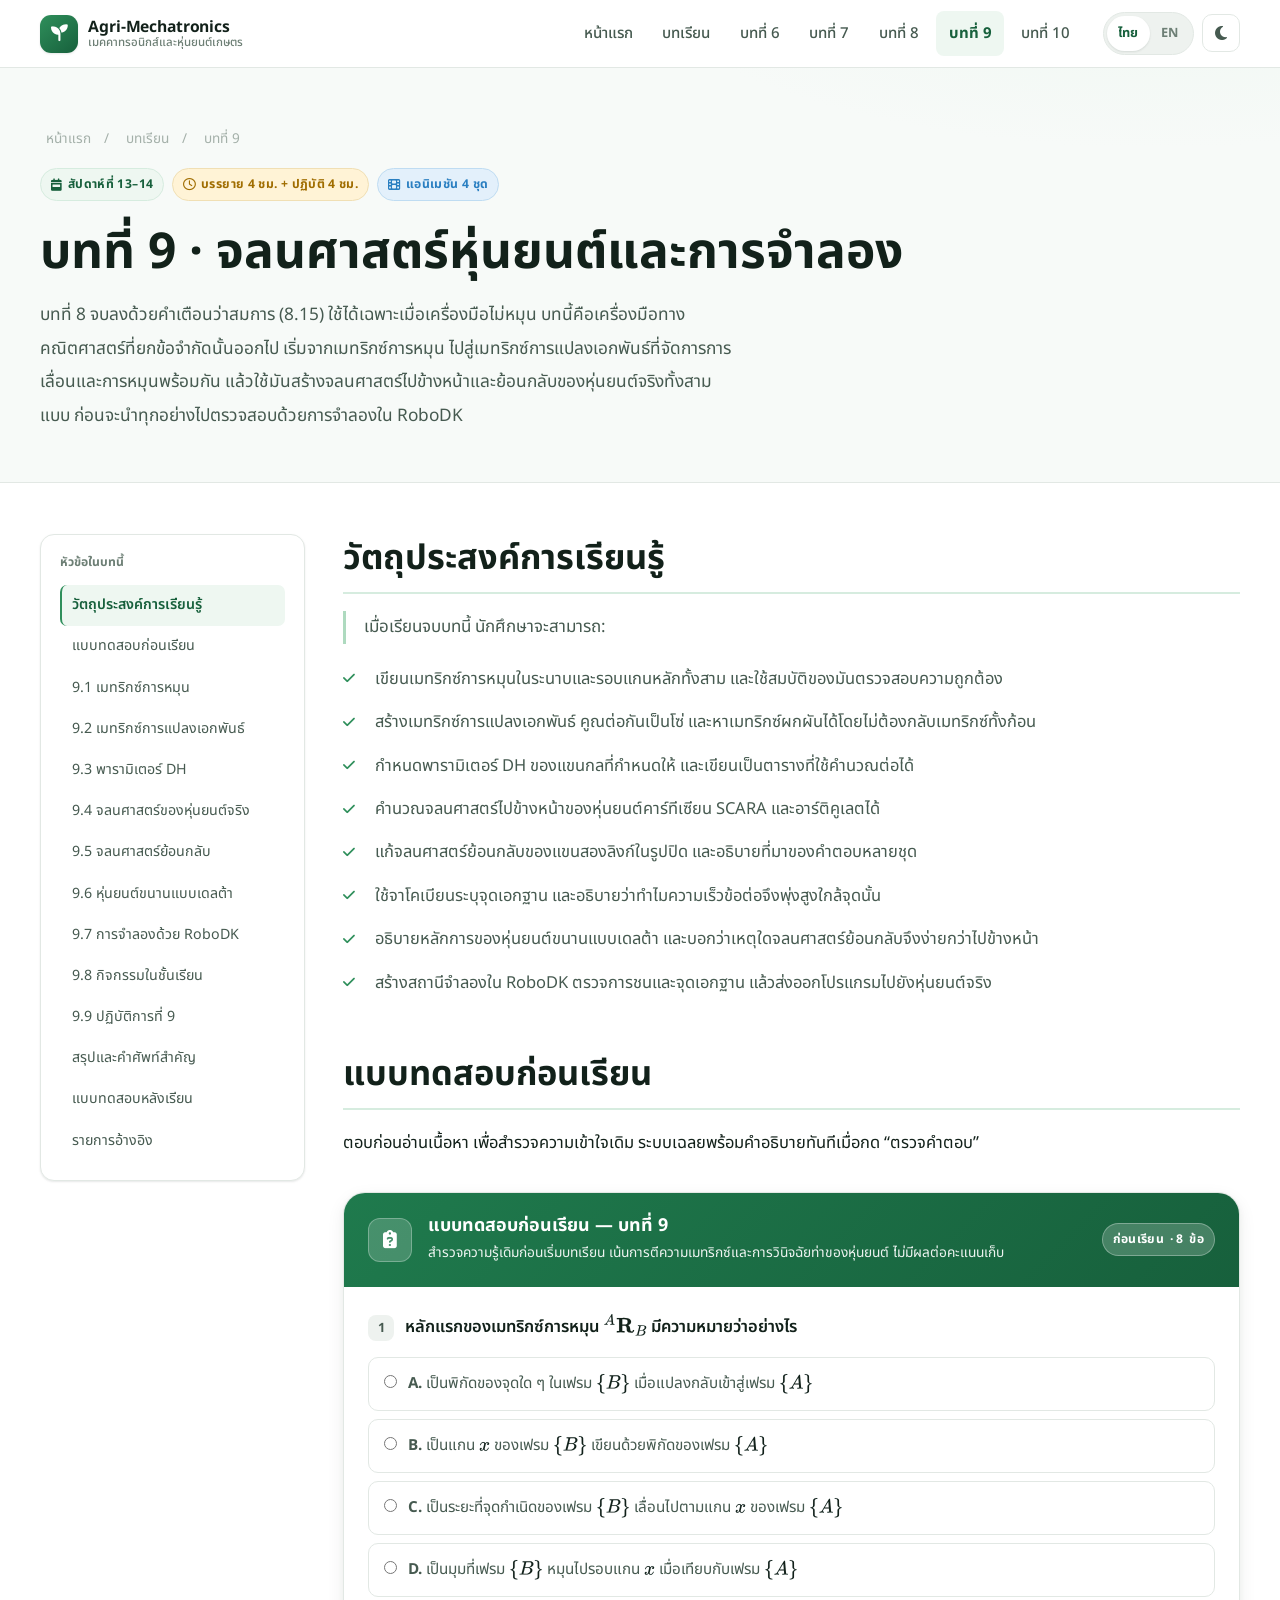
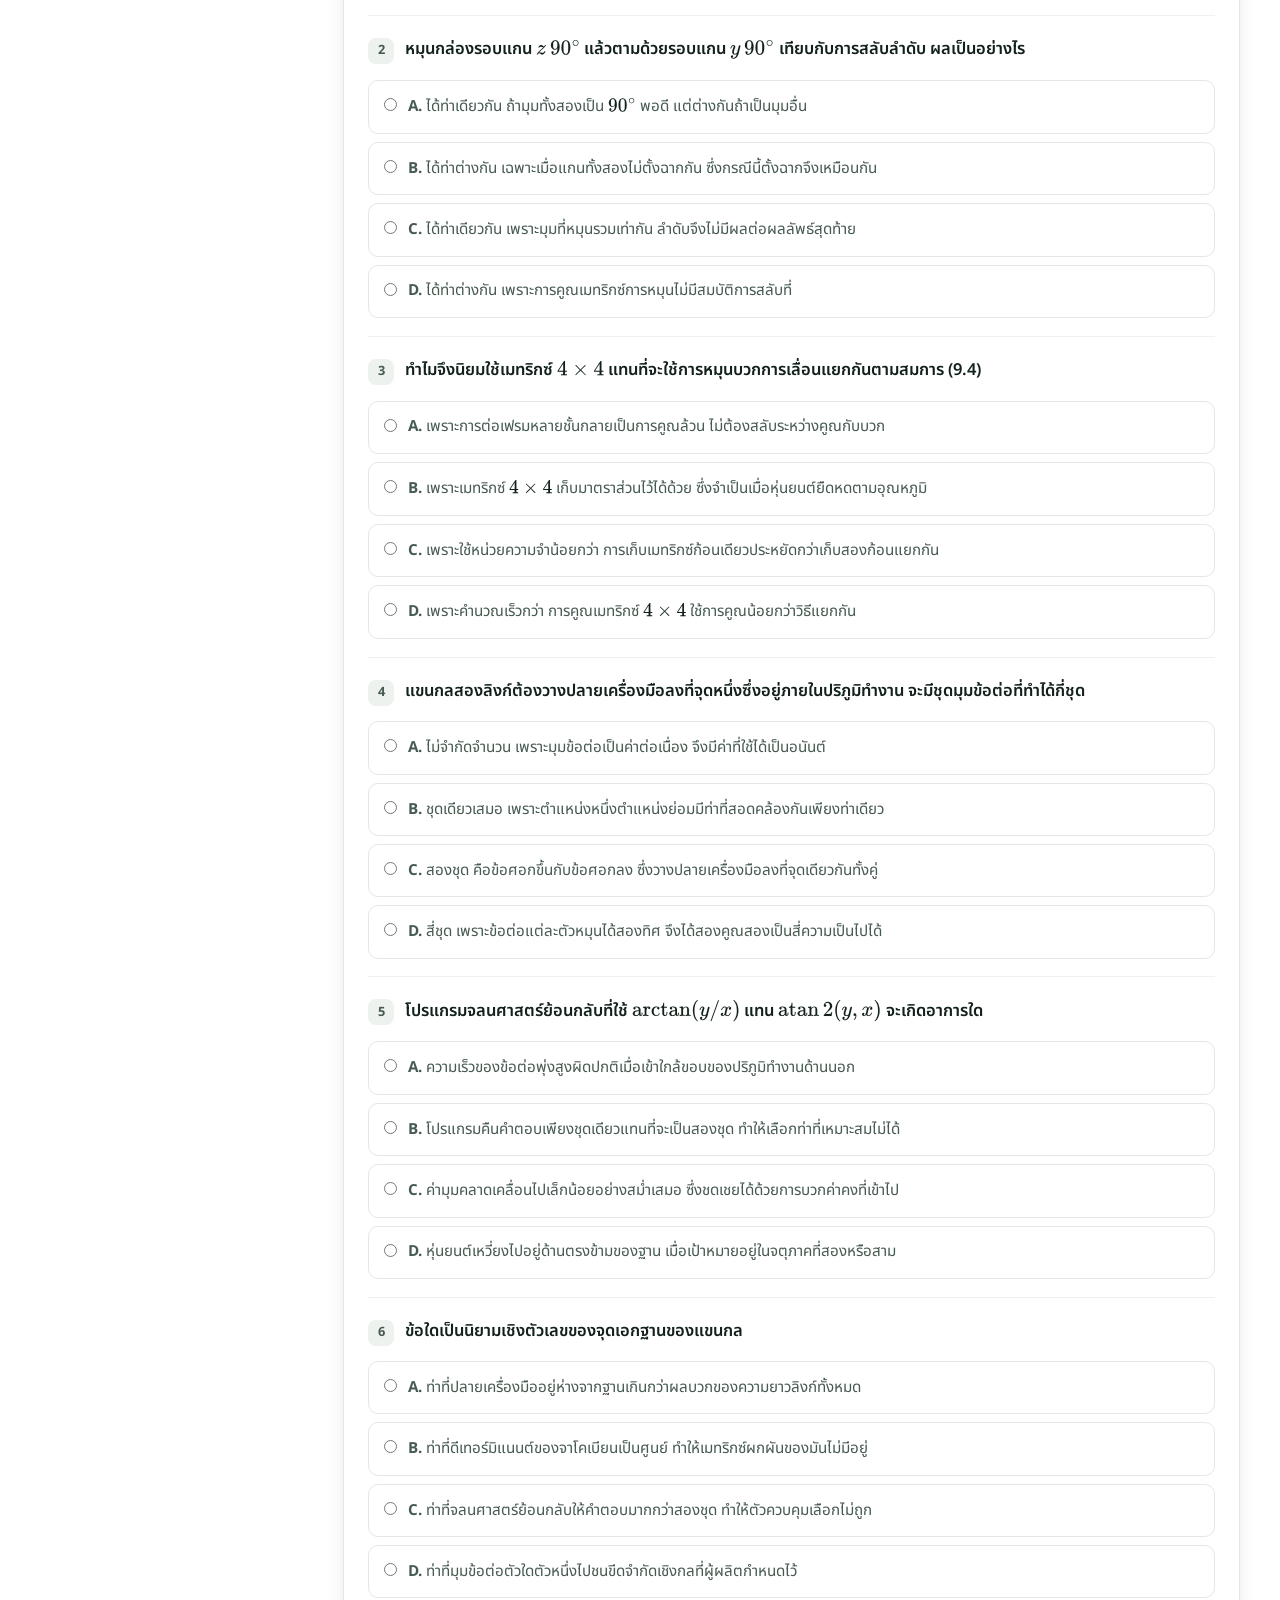
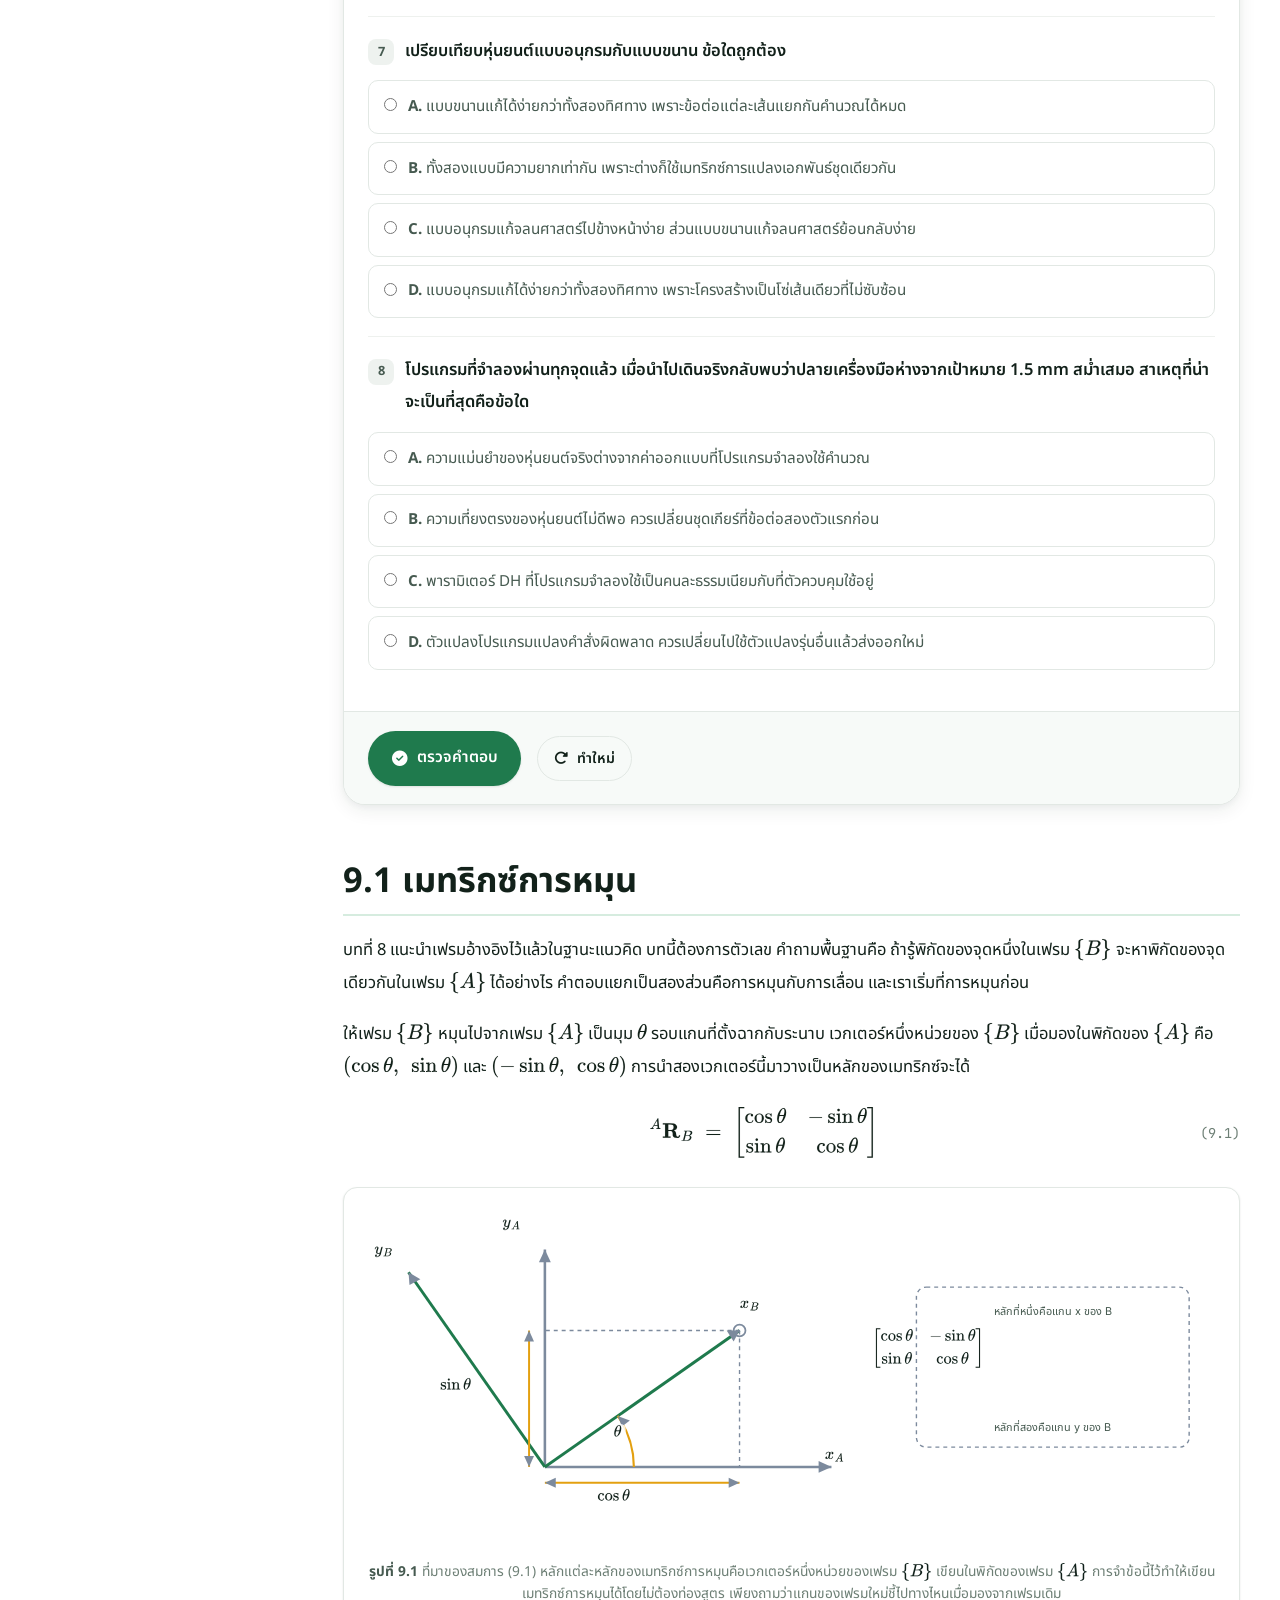
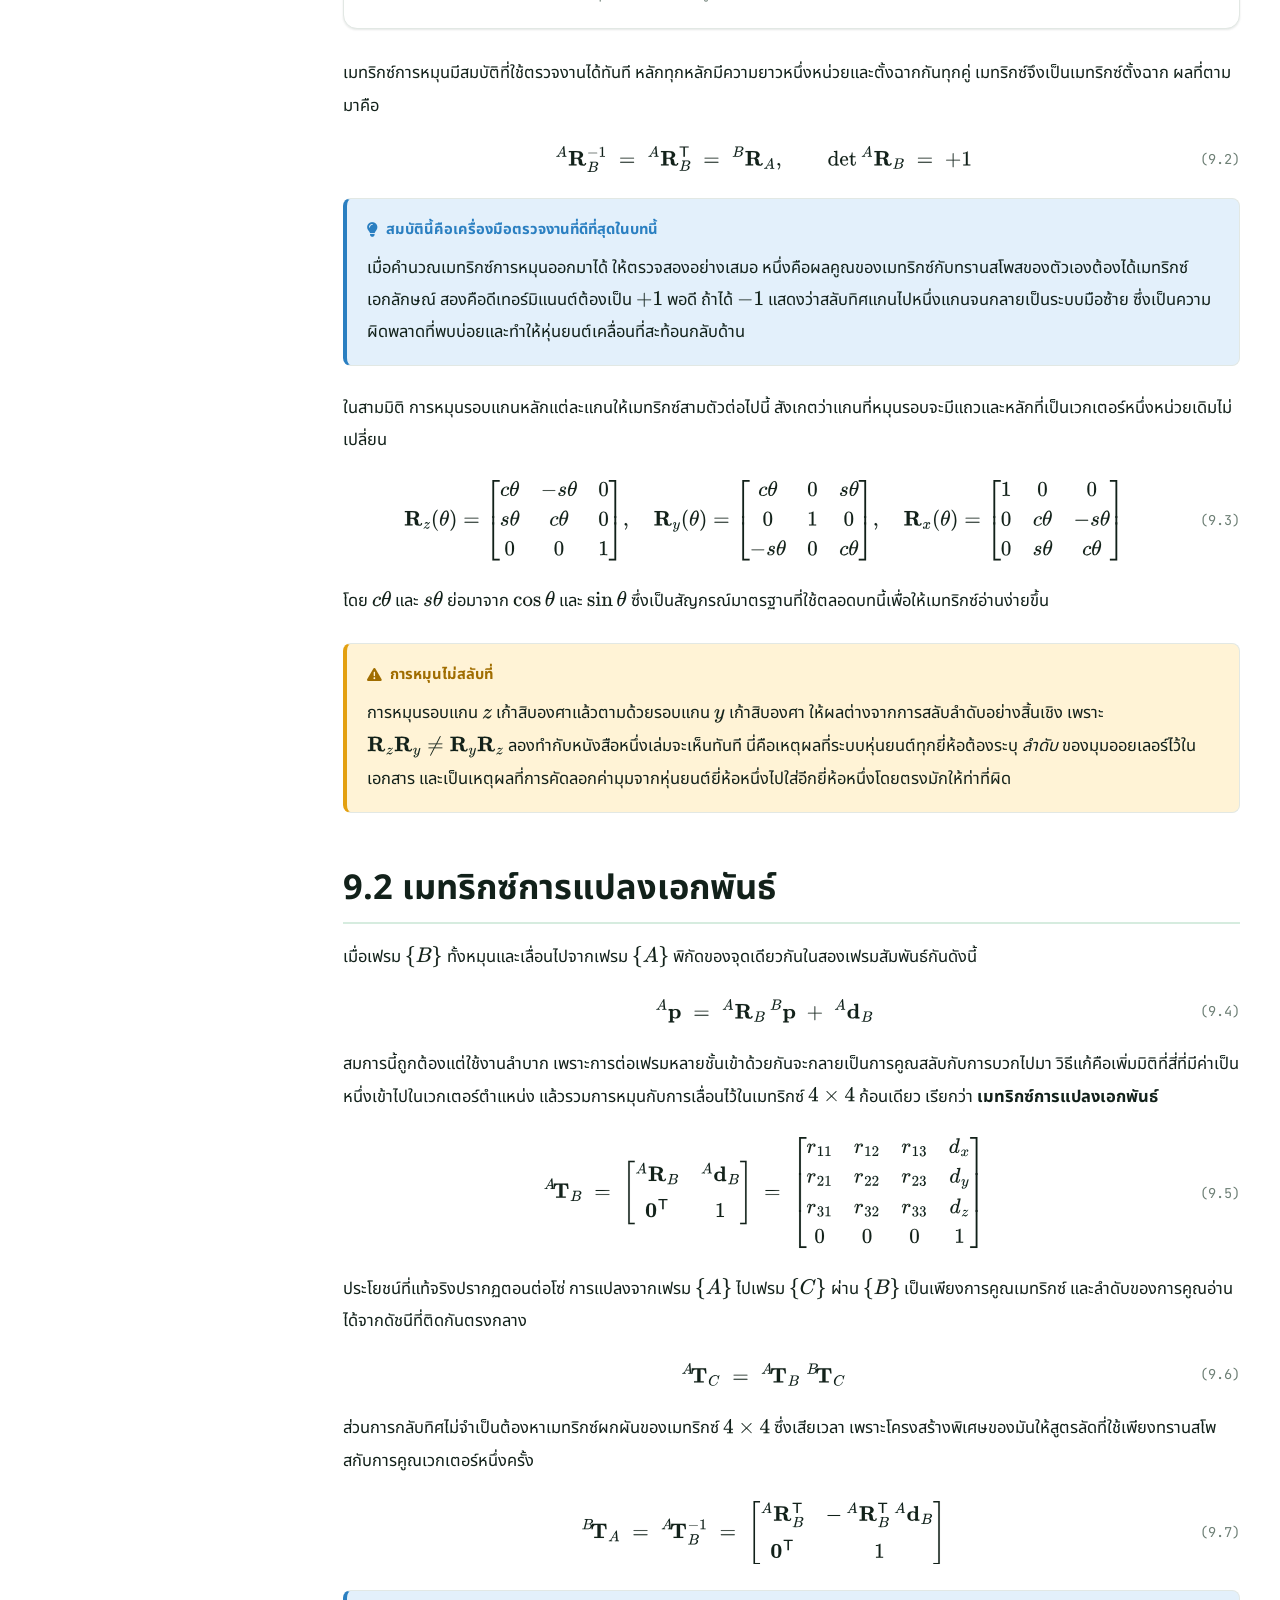
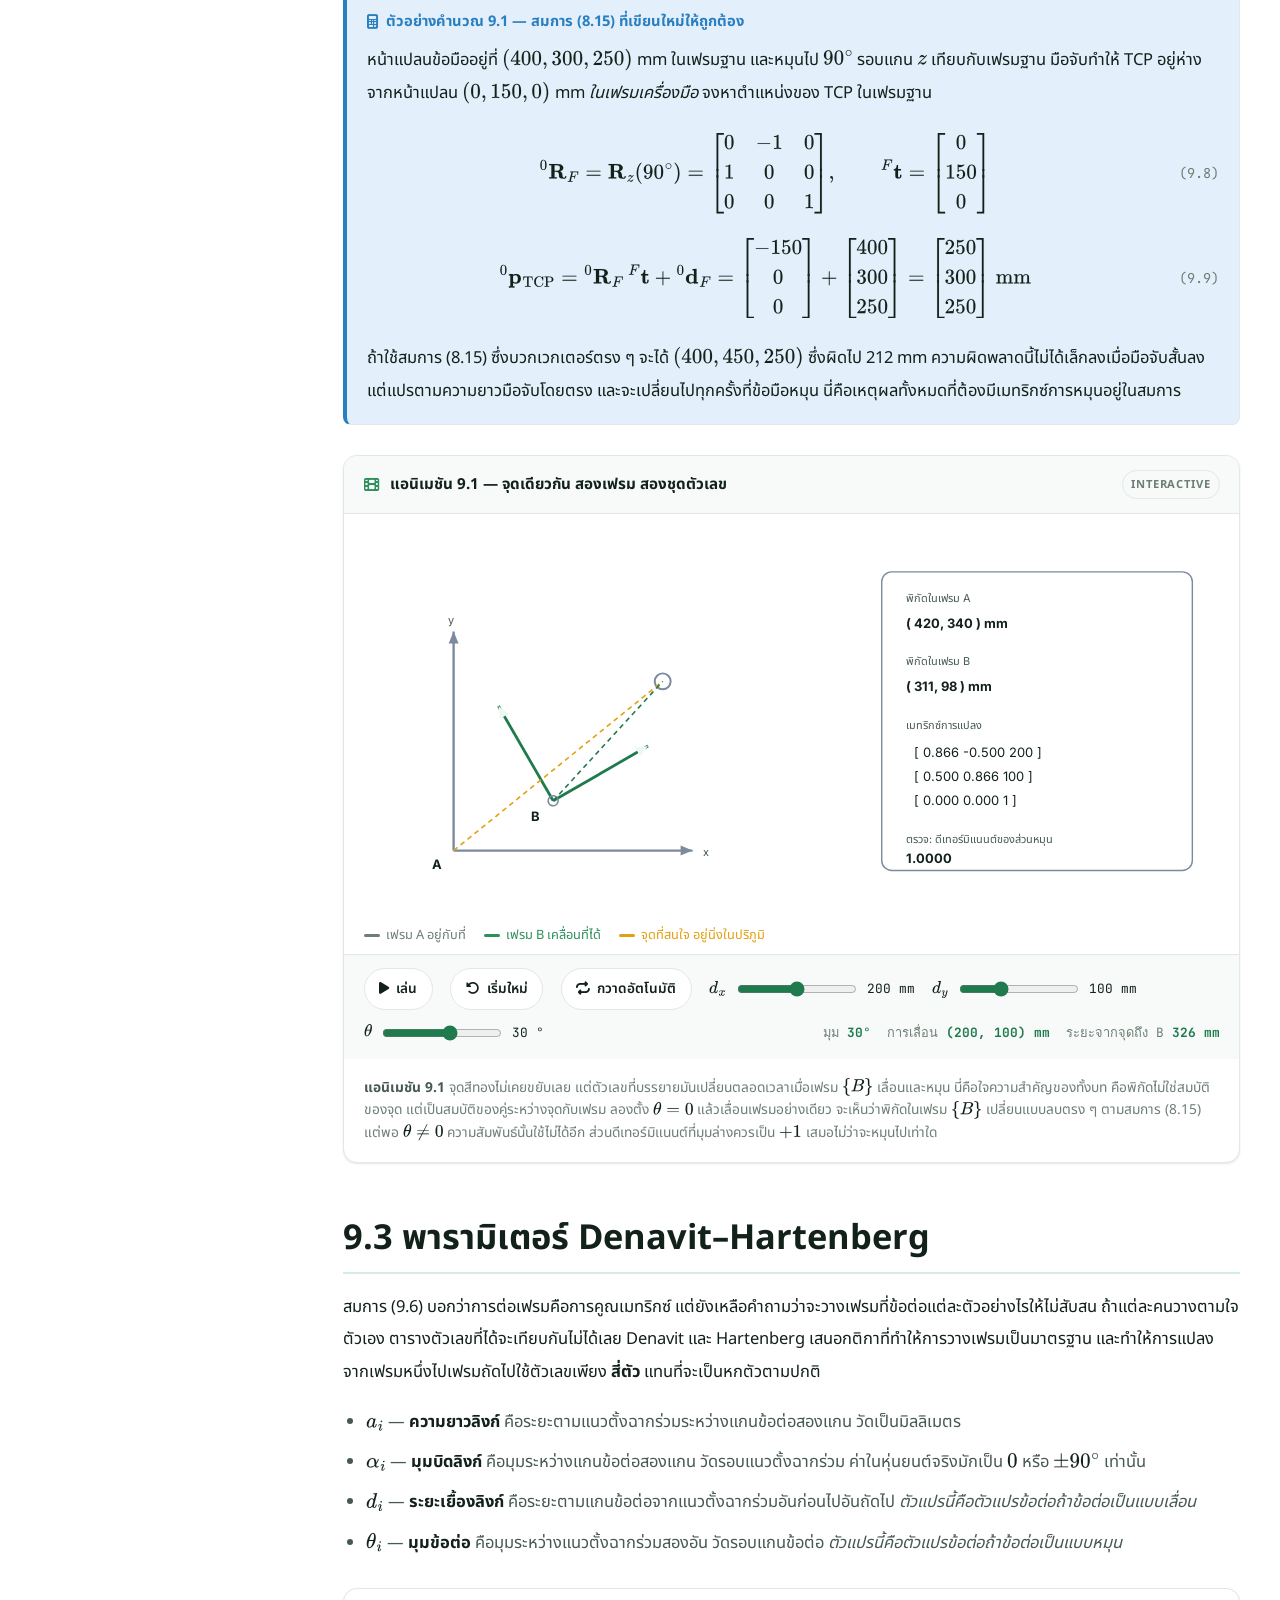
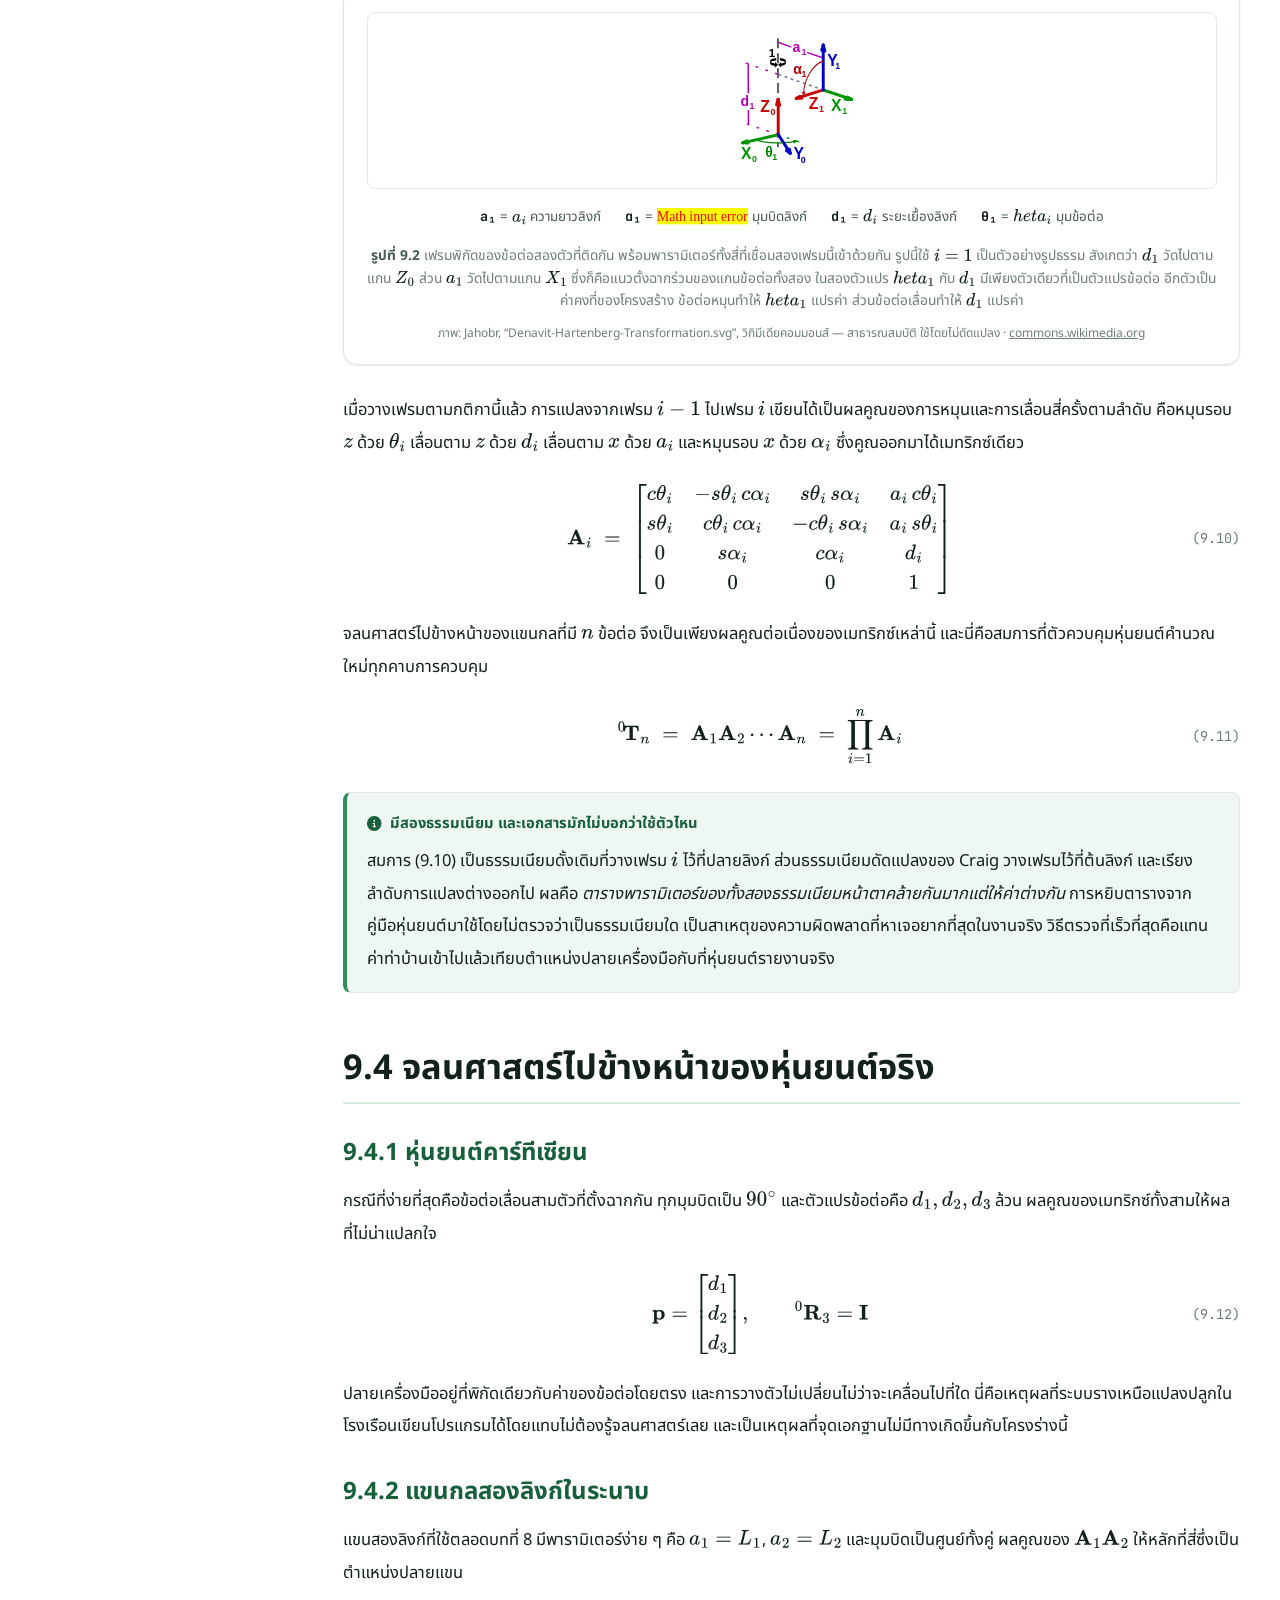
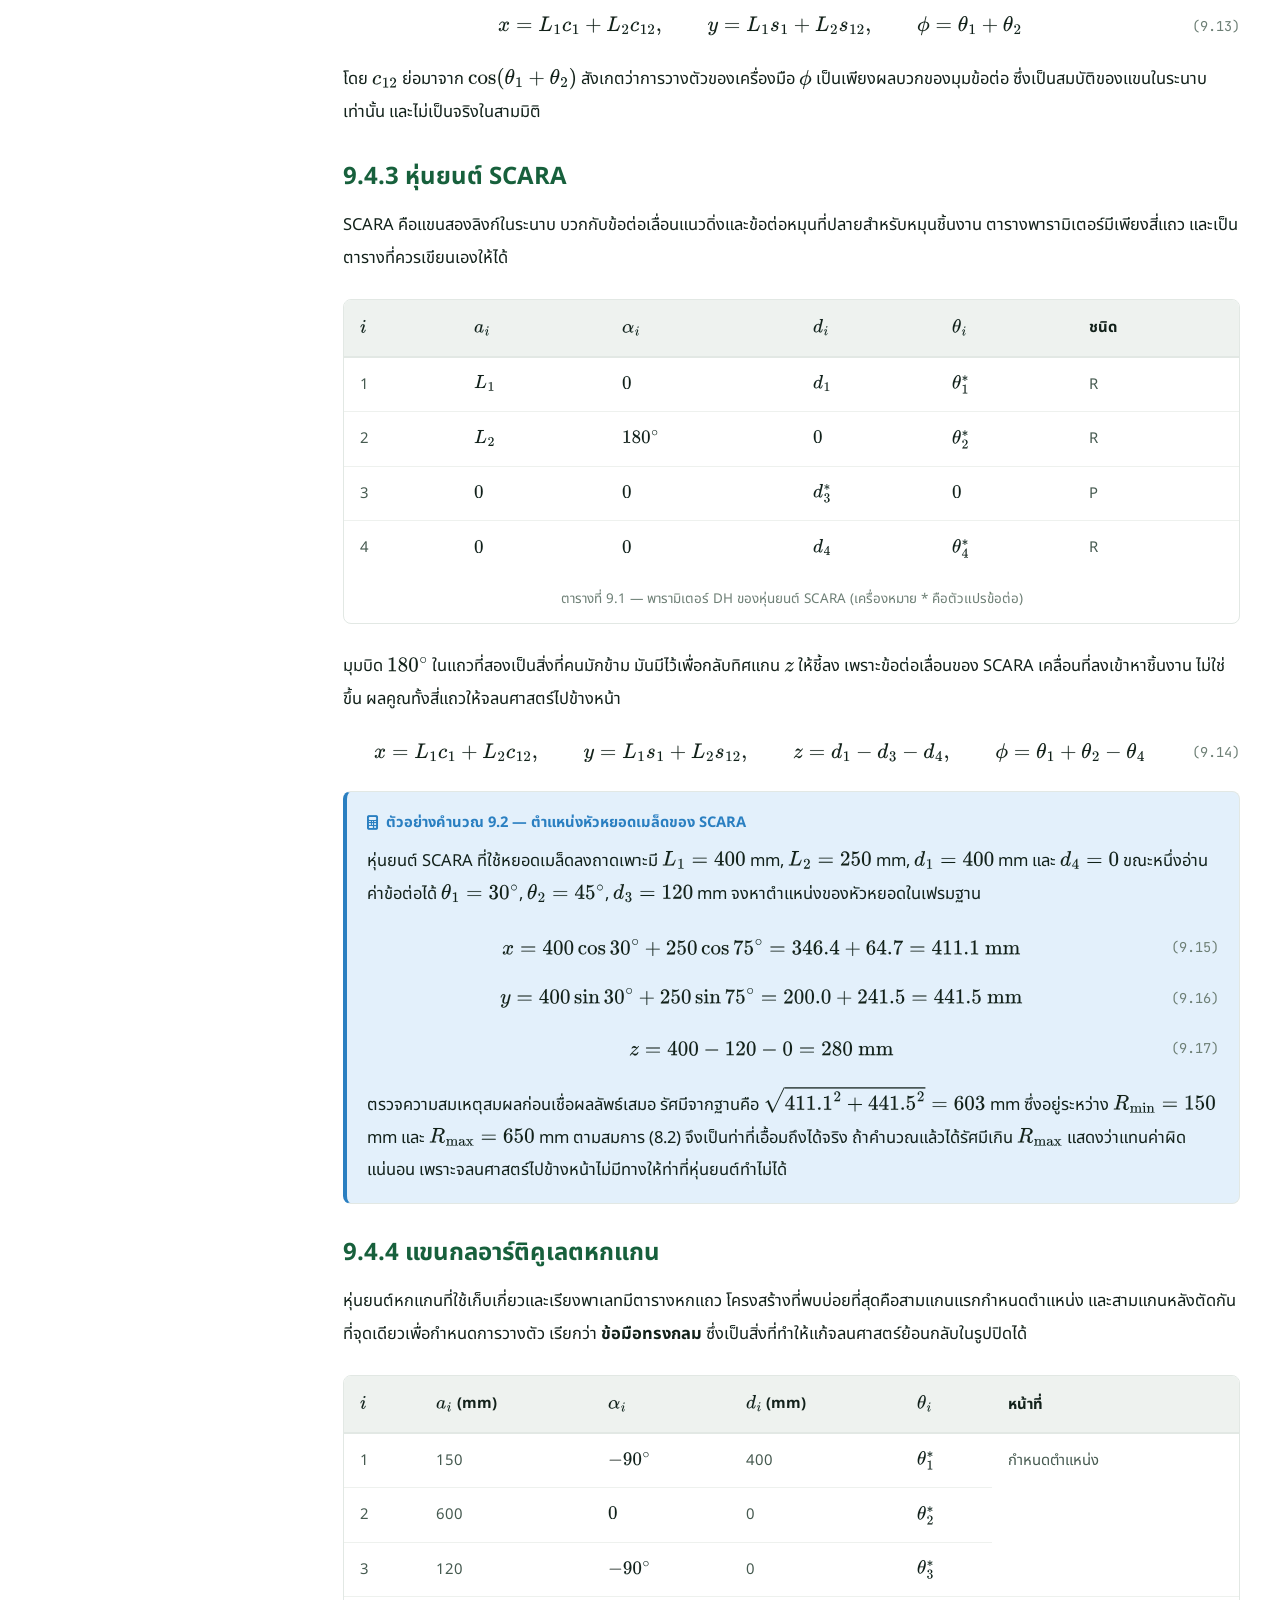
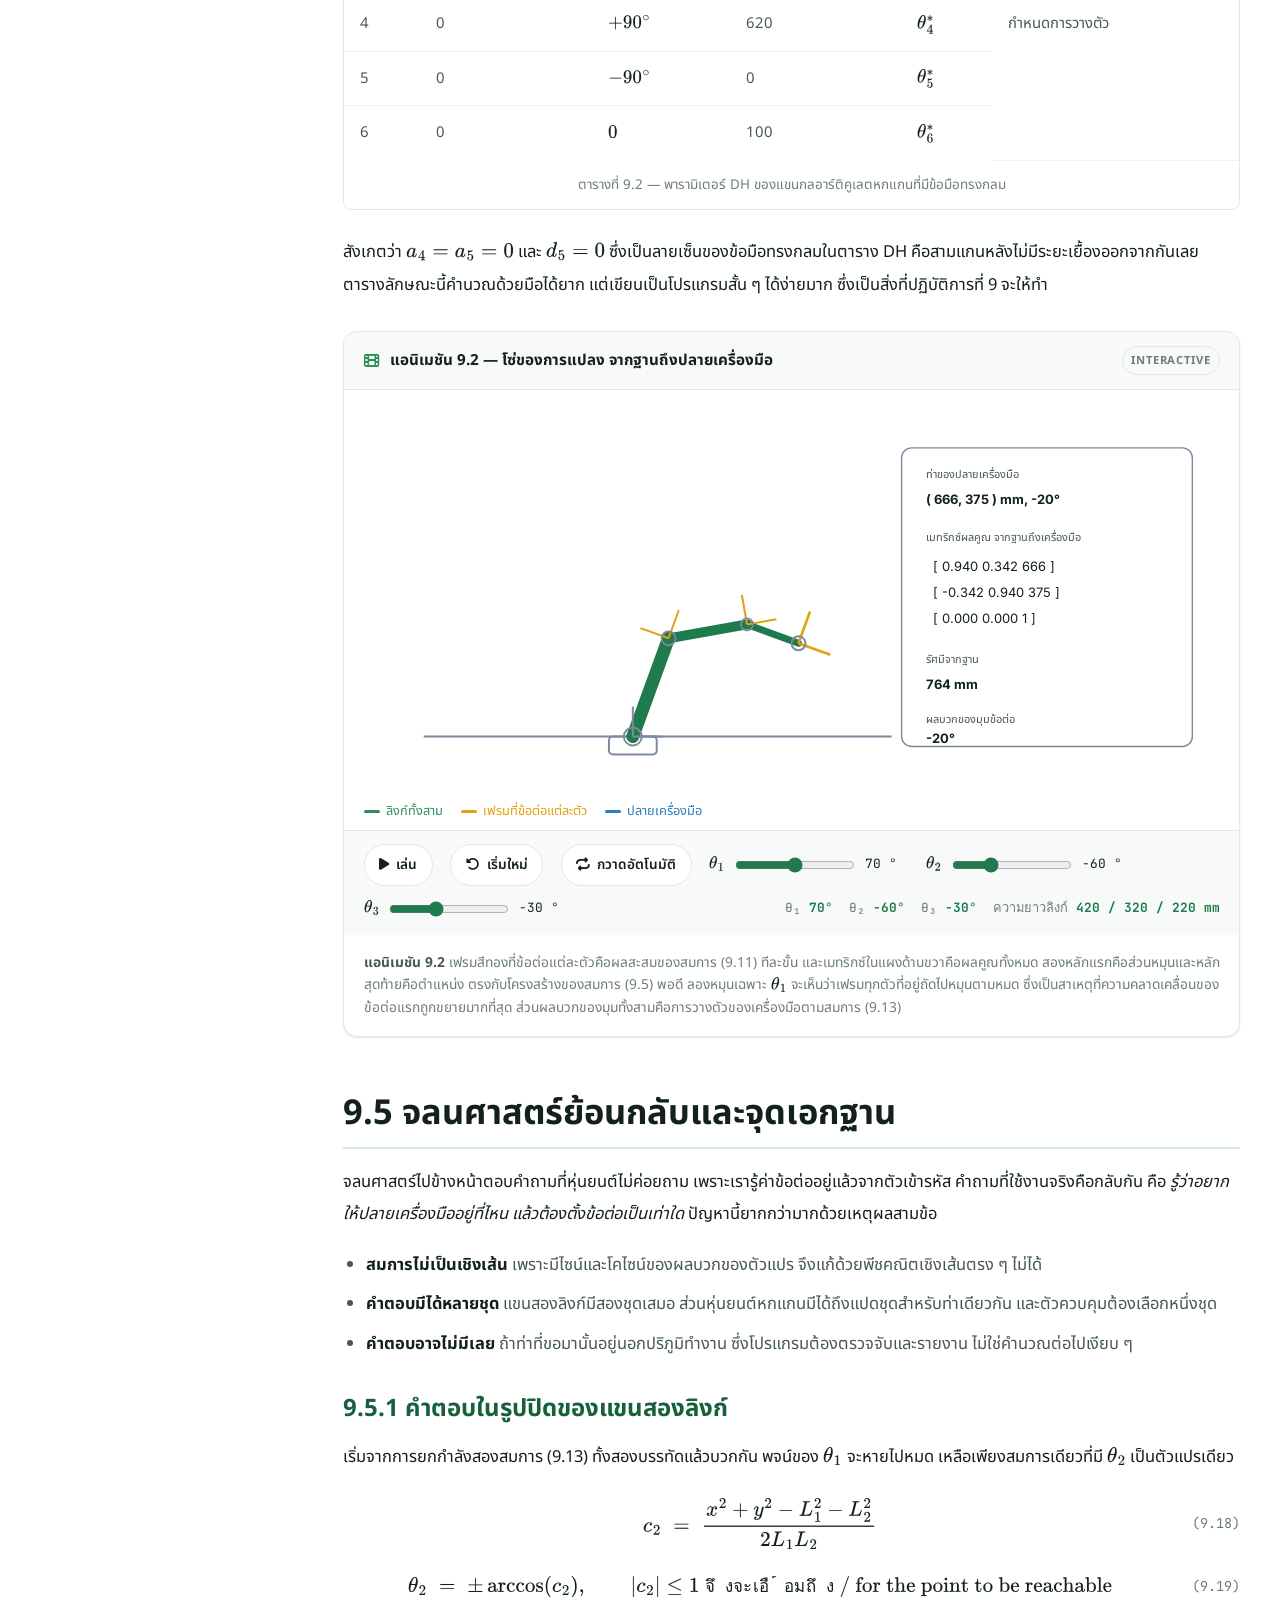
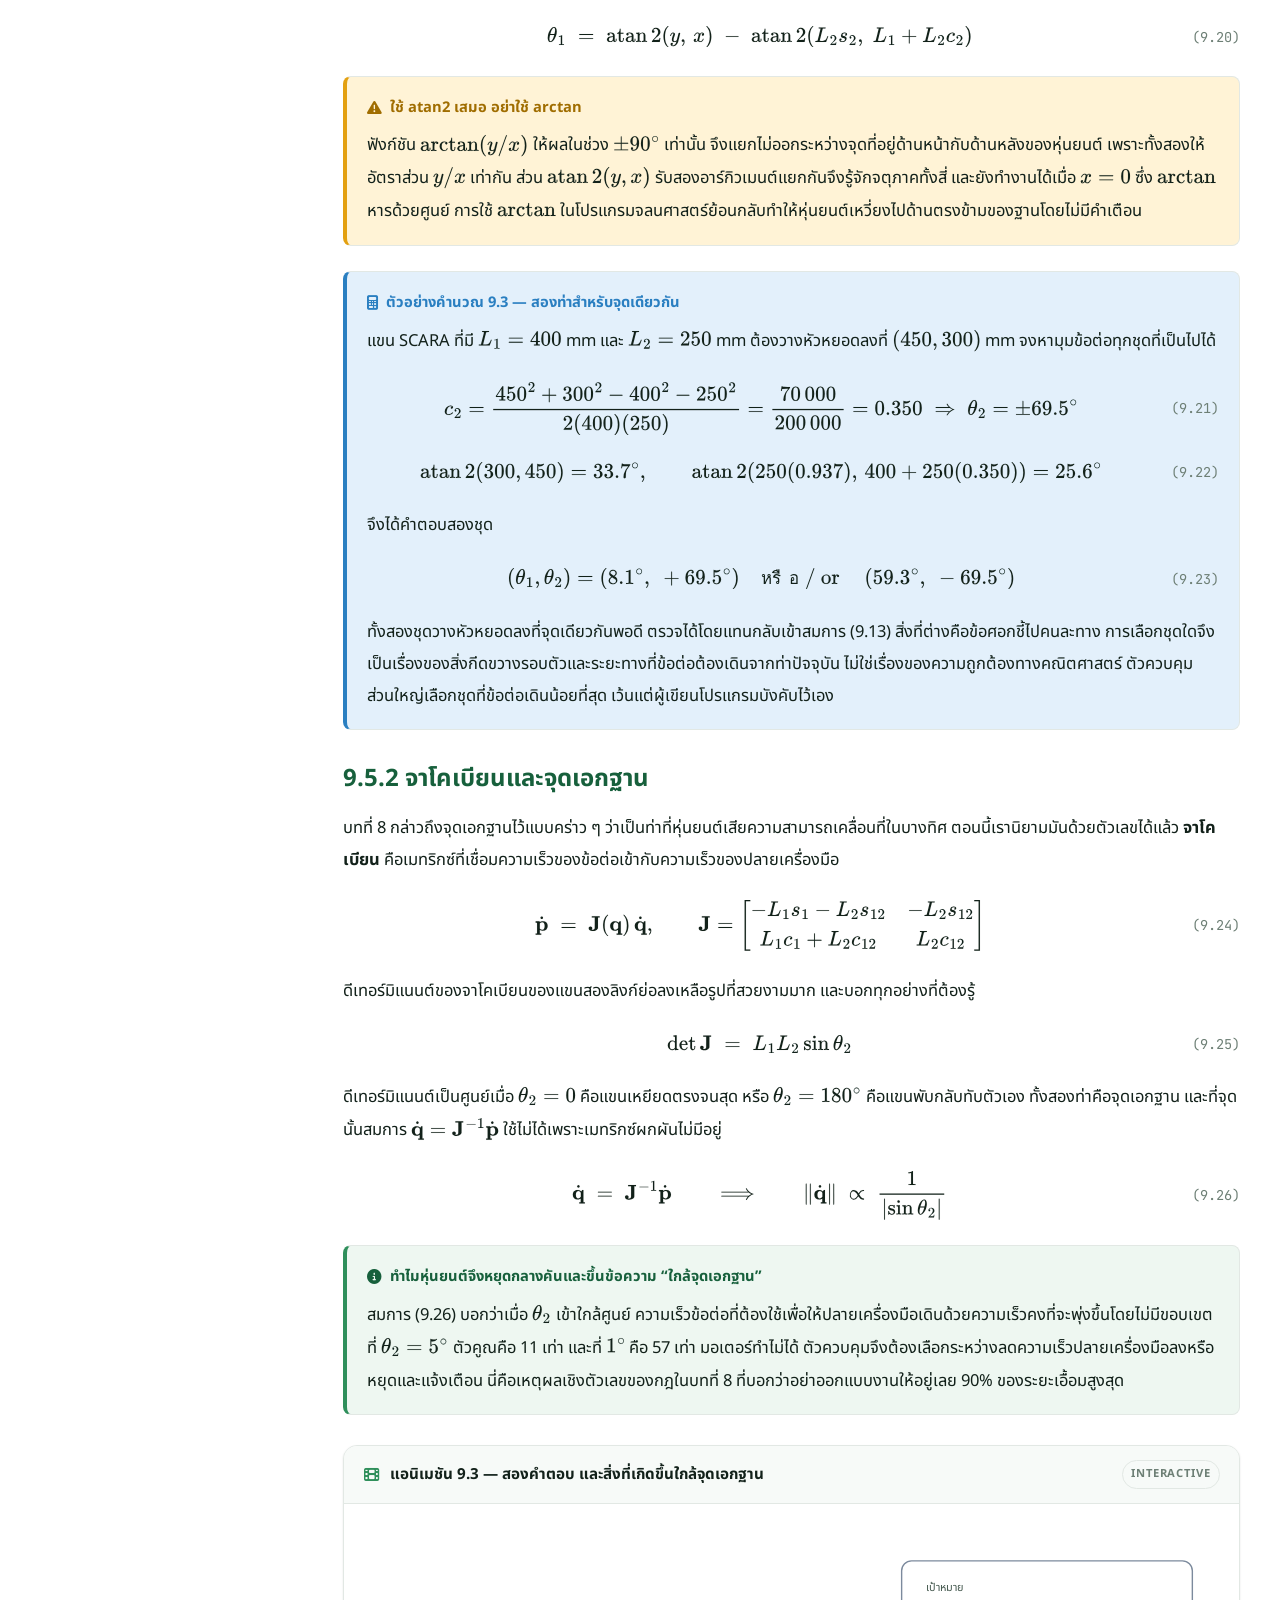
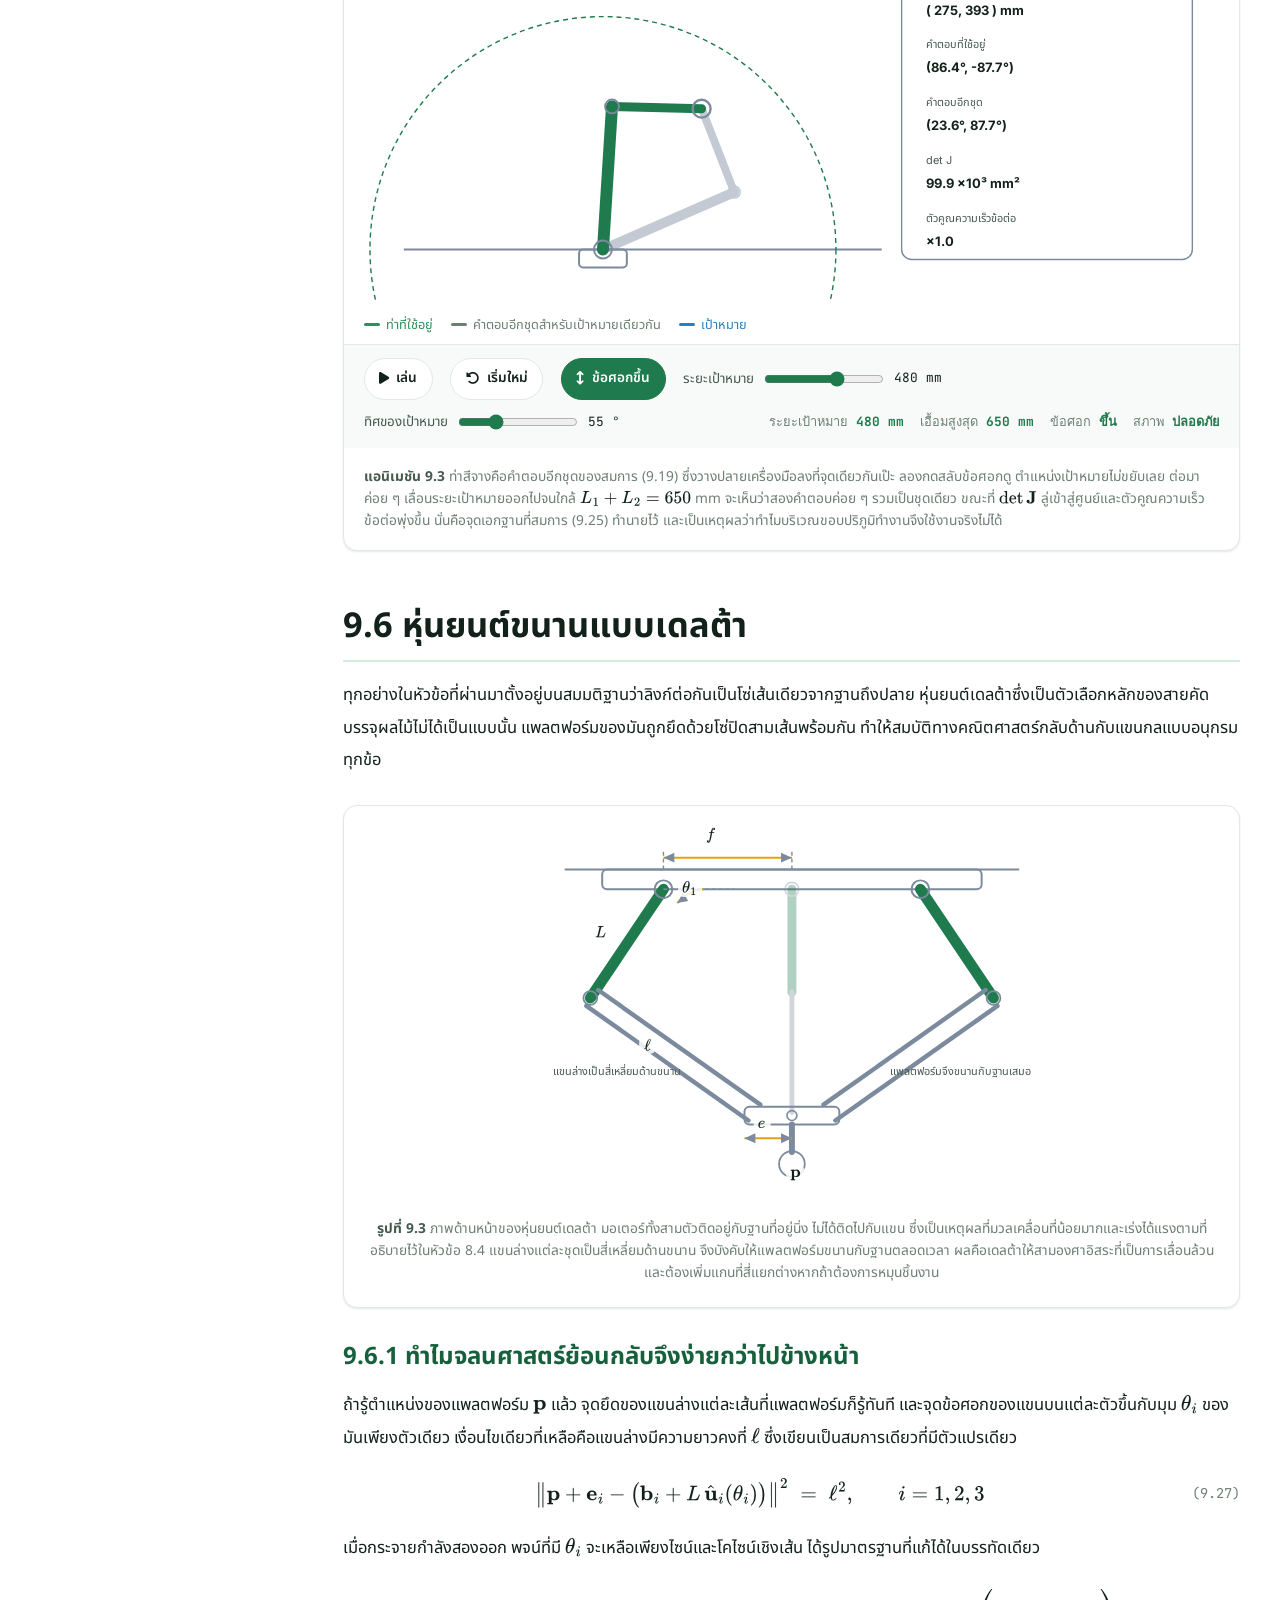
<file: chapters/ch09.html>
<!DOCTYPE html>
<html lang="th" data-lang="th" data-theme="light">
<head>
<meta charset="UTF-8">
<meta name="viewport" content="width=device-width, initial-scale=1">
<title data-title-th="บทที่ 9 · จลนศาสตร์หุ่นยนต์และการจำลอง" data-title-en="Chapter 9 · Robot Kinematics and Simulation">Chapter 9 · Robot Kinematics and Simulation</title>
<meta name="description" content="Chapter 9: rotation matrices, homogeneous transformations, Denavit-Hartenberg parameters, forward and inverse kinematics of Cartesian, SCARA, articulated and delta robots, singularities, trajectory interpolation and simulation in RoboDK.">
<meta name="author" content="Jedsada Saijai">
<link rel="preconnect" href="https://fonts.googleapis.com">
<link rel="preconnect" href="https://fonts.gstatic.com" crossorigin>
<link href="https://fonts.googleapis.com/css2?family=Inter:wght@400;500;600;700;800&family=Noto+Sans+Thai:wght@400;500;600;700;800&family=JetBrains+Mono:wght@400;600&display=swap" rel="stylesheet">
<link rel="stylesheet" href="https://cdnjs.cloudflare.com/ajax/libs/font-awesome/6.5.2/css/all.min.css">
<link rel="stylesheet" href="../css/style.css">
<script src="../js/math.js"></script>
<script src="../js/anim.js"></script>
<link rel="icon" href="data:image/svg+xml,<svg xmlns='http://www.w3.org/2000/svg' viewBox='0 0 100 100'><text y='.9em' font-size='90'>🌱</text></svg>">
<script>
  (function () {
    try {
      var l = localStorage.getItem('amr-lang') || 'th';
      var t = localStorage.getItem('amr-theme') || 'light';
      document.documentElement.setAttribute('data-lang', l);
      document.documentElement.setAttribute('lang', l);
      document.documentElement.setAttribute('data-theme', t);
    } catch (e) {}
  })();
</script>
</head>
<body>
<a class="skip-link" href="#main"><span data-lang-th>ข้ามไปยังเนื้อหาหลัก</span><span data-lang-en>Skip to main content</span></a>

<!-- ===================================================== Navigation ====== -->
<header class="nav">
  <div class="nav__inner">
    <a class="brand" href="../index.html">
      <span class="brand__mark"><i class="fa-solid fa-seedling"></i></span>
      <span class="brand__text">
        <b>Agri&#8209;Mechatronics</b>
        <span data-lang-th>เมคคาทรอนิกส์และหุ่นยนต์เกษตร</span>
        <span data-lang-en>Mechatronics &amp; Robotics</span>
      </span>
    </a>

    <nav class="nav__links" id="navLinks">
      <a href="../index.html"><span data-lang-th>หน้าแรก</span><span data-lang-en>Home</span></a>
      <a href="../index.html#chapters"><span data-lang-th>บทเรียน</span><span data-lang-en>Chapters</span></a>
      <a href="ch06.html"><span data-lang-th>บทที่ 6</span><span data-lang-en>Ch 6</span></a>
      <a href="ch07.html"><span data-lang-th>บทที่ 7</span><span data-lang-en>Ch 7</span></a>
      <a href="ch08.html"><span data-lang-th>บทที่ 8</span><span data-lang-en>Ch 8</span></a>
      <a href="ch09.html" class="is-active"><span data-lang-th>บทที่ 9</span><span data-lang-en>Ch 9</span></a>
      <a href="ch10.html"><span data-lang-th>บทที่ 10</span><span data-lang-en>Ch 10</span></a>
    </nav>

    <div class="nav__tools">
      <div class="lang-switch" role="group" aria-label="Language">
        <button type="button" data-set-lang="th" aria-pressed="true">ไทย</button>
        <button type="button" data-set-lang="en" aria-pressed="false">EN</button>
      </div>
      <button class="icon-btn" type="button" data-toggle-theme aria-label="Toggle dark mode"><i class="fa-solid fa-moon"></i></button>
      <button class="icon-btn nav__toggle" type="button" aria-label="Menu" aria-expanded="false" aria-controls="navLinks"><i class="fa-solid fa-bars"></i></button>
    </div>
  </div>
</header>
<div class="reading-bar"></div>

<!-- ==================================================== Chapter hero ===== -->
<section class="ch-hero">
  <div class="wrap">
    <div class="crumbs">
      <a href="../index.html"><span data-lang-th>หน้าแรก</span><span data-lang-en>Home</span></a><span>/</span>
      <a href="../index.html#chapters"><span data-lang-th>บทเรียน</span><span data-lang-en>Chapters</span></a><span>/</span>
      <span data-lang-th>บทที่ 9</span><span data-lang-en>Chapter 9</span>
    </div>

    <div class="ch-hero__meta">
      <span class="badge"><i class="fa-solid fa-calendar-week"></i> <span data-lang-th>สัปดาห์ที่ 13–14</span><span data-lang-en>Weeks 13–14</span></span>
      <span class="badge badge--gold"><i class="fa-regular fa-clock"></i> <span data-lang-th>บรรยาย 4 ชม. + ปฏิบัติ 4 ชม.</span><span data-lang-en>4 h lecture + 4 h laboratory</span></span>
      <span class="badge badge--sky"><i class="fa-solid fa-film"></i> <span data-lang-th>แอนิเมชัน 4 ชุด</span><span data-lang-en>4 animations</span></span>
    </div>

    <h1>
      <span data-lang-th>บทที่ 9 · จลนศาสตร์หุ่นยนต์และการจำลอง</span>
      <span data-lang-en>Chapter 9 · Robot Kinematics and Simulation</span>
    </h1>
    <p class="ch-hero__lead">
      <span data-lang-th>บทที่ 8 จบลงด้วยคำเตือนว่าสมการ (8.15) ใช้ได้เฉพาะเมื่อเครื่องมือไม่หมุน บทนี้คือเครื่องมือทางคณิตศาสตร์ที่ยกข้อจำกัดนั้นออกไป เริ่มจากเมทริกซ์การหมุน ไปสู่เมทริกซ์การแปลงเอกพันธ์ที่จัดการการเลื่อนและการหมุนพร้อมกัน แล้วใช้มันสร้างจลนศาสตร์ไปข้างหน้าและย้อนกลับของหุ่นยนต์จริงทั้งสามแบบ ก่อนจะนำทุกอย่างไปตรวจสอบด้วยการจำลองใน RoboDK</span>
      <span data-lang-en>Chapter 8 closed with a warning that equation (8.15) holds only while the tool does not rotate. This chapter supplies the mathematics that lifts that restriction: rotation matrices first, then the homogeneous transformation that carries translation and rotation together, and with it the forward and inverse kinematics of all three real robots — checked at the end against a simulation in RoboDK.</span>
    </p>
  </div>
</section>

<main id="main">
<div class="wrap ch-layout">

  <!-- ================================================== Sidebar TOC ====== -->
  <aside class="toc">
    <h4><span data-lang-th>หัวข้อในบทนี้</span><span data-lang-en>In this chapter</span></h4>
    <ol>
      <li><a href="#objectives"><span data-lang-th>วัตถุประสงค์การเรียนรู้</span><span data-lang-en>Learning objectives</span></a></li>
      <li><a href="#pretest"><span data-lang-th>แบบทดสอบก่อนเรียน</span><span data-lang-en>Pre-test</span></a></li>
      <li><a href="#rotation"><span data-lang-th>9.1 เมทริกซ์การหมุน</span><span data-lang-en>9.1 Rotation matrices</span></a></li>
      <li><a href="#transform"><span data-lang-th>9.2 เมทริกซ์การแปลงเอกพันธ์</span><span data-lang-en>9.2 Homogeneous transformations</span></a></li>
      <li><a href="#dh"><span data-lang-th>9.3 พารามิเตอร์ DH</span><span data-lang-en>9.3 Denavit&ndash;Hartenberg parameters</span></a></li>
      <li><a href="#robots"><span data-lang-th>9.4 จลนศาสตร์ของหุ่นยนต์จริง</span><span data-lang-en>9.4 Kinematics of real robots</span></a></li>
      <li><a href="#ik"><span data-lang-th>9.5 จลนศาสตร์ย้อนกลับ</span><span data-lang-en>9.5 Inverse kinematics</span></a></li>
      <li><a href="#delta"><span data-lang-th>9.6 หุ่นยนต์ขนานแบบเดลต้า</span><span data-lang-en>9.6 The parallel delta robot</span></a></li>
      <li><a href="#robodk"><span data-lang-th>9.7 การจำลองด้วย RoboDK</span><span data-lang-en>9.7 Simulation in RoboDK</span></a></li>
      <li><a href="#activity"><span data-lang-th>9.8 กิจกรรมในชั้นเรียน</span><span data-lang-en>9.8 In-class activity</span></a></li>
      <li><a href="#lab"><span data-lang-th>9.9 ปฏิบัติการที่ 9</span><span data-lang-en>9.9 Laboratory 9</span></a></li>
      <li><a href="#summary"><span data-lang-th>สรุปและคำศัพท์สำคัญ</span><span data-lang-en>Summary &amp; key terms</span></a></li>
      <li><a href="#posttest"><span data-lang-th>แบบทดสอบหลังเรียน</span><span data-lang-en>Post-test</span></a></li>
      <li><a href="#references"><span data-lang-th>รายการอ้างอิง</span><span data-lang-en>References</span></a></li>
    </ol>
  </aside>

  <!-- ===================================================== Article ======= -->
  <article class="article">

    <!-- ----------------------------------------------- Objectives ------- -->
    <section id="objectives">
      <h2><span data-lang-th>วัตถุประสงค์การเรียนรู้</span><span data-lang-en>Learning objectives</span></h2>
      <p class="lead">
        <span data-lang-th>เมื่อเรียนจบบทนี้ นักศึกษาจะสามารถ:</span>
        <span data-lang-en>After completing this chapter, students will be able to:</span>
      </p>
      <ul class="objectives">
        <li><span data-lang-th>เขียนเมทริกซ์การหมุนในระนาบและรอบแกนหลักทั้งสาม และใช้สมบัติของมันตรวจสอบความถูกต้อง</span><span data-lang-en>Write the planar and the three elementary rotation matrices, and use their properties as a check.</span></li>
        <li><span data-lang-th>สร้างเมทริกซ์การแปลงเอกพันธ์ คูณต่อกันเป็นโซ่ และหาเมทริกซ์ผกผันได้โดยไม่ต้องกลับเมทริกซ์ทั้งก้อน</span><span data-lang-en>Build homogeneous transformations, chain them, and invert one without inverting the whole matrix.</span></li>
        <li><span data-lang-th>กำหนดพารามิเตอร์ DH ของแขนกลที่กำหนดให้ และเขียนเป็นตารางที่ใช้คำนวณต่อได้</span><span data-lang-en>Assign Denavit&ndash;Hartenberg parameters to a given arm and tabulate them for computation.</span></li>
        <li><span data-lang-th>คำนวณจลนศาสตร์ไปข้างหน้าของหุ่นยนต์คาร์ทีเซียน SCARA และอาร์ติคูเลตได้</span><span data-lang-en>Compute the forward kinematics of Cartesian, SCARA and articulated robots.</span></li>
        <li><span data-lang-th>แก้จลนศาสตร์ย้อนกลับของแขนสองลิงก์ในรูปปิด และอธิบายที่มาของคำตอบหลายชุด</span><span data-lang-en>Solve the inverse kinematics of a two-link arm in closed form and explain why several solutions exist.</span></li>
        <li><span data-lang-th>ใช้จาโคเบียนระบุจุดเอกฐาน และอธิบายว่าทำไมความเร็วข้อต่อจึงพุ่งสูงใกล้จุดนั้น</span><span data-lang-en>Use the Jacobian to locate singularities and explain why joint speeds blow up near one.</span></li>
        <li><span data-lang-th>อธิบายหลักการของหุ่นยนต์ขนานแบบเดลต้า และบอกว่าเหตุใดจลนศาสตร์ย้อนกลับจึงง่ายกว่าไปข้างหน้า</span><span data-lang-en>Explain how a parallel delta robot works and why its inverse kinematics is easier than its forward.</span></li>
        <li><span data-lang-th>สร้างสถานีจำลองใน RoboDK ตรวจการชนและจุดเอกฐาน แล้วส่งออกโปรแกรมไปยังหุ่นยนต์จริง</span><span data-lang-en>Build a RoboDK station, check for collisions and singularities, and post a program to a real robot.</span></li>
      </ul>
    </section>

    <!-- ------------------------------------------------- Pre-test ------- -->
    <section id="pretest">
      <h2><span data-lang-th>แบบทดสอบก่อนเรียน</span><span data-lang-en>Pre-test</span></h2>
      <p>
        <span data-lang-th>ตอบก่อนอ่านเนื้อหา เพื่อสำรวจความเข้าใจเดิม ระบบเฉลยพร้อมคำอธิบายทันทีเมื่อกด “ตรวจคำตอบ”</span>
        <span data-lang-en>Answer before reading. Explanations appear as soon as you check your answers.</span>
      </p>
      <div data-quiz="ch09-pre"></div>
    </section>

    <!-- ---------------------------------------------------- 9.1 --------- -->
    <section id="rotation">
      <h2><span data-lang-th>9.1 เมทริกซ์การหมุน</span><span data-lang-en>9.1 Rotation matrices</span></h2>

      <p>
        <span data-lang-th>บทที่ 8 แนะนำเฟรมอ้างอิงไว้แล้วในฐานะแนวคิด บทนี้ต้องการตัวเลข คำถามพื้นฐานคือ ถ้ารู้พิกัดของจุดหนึ่งในเฟรม \( \{B\} \) จะหาพิกัดของจุดเดียวกันในเฟรม \( \{A\} \) ได้อย่างไร คำตอบแยกเป็นสองส่วนคือการหมุนกับการเลื่อน และเราเริ่มที่การหมุนก่อน</span>
        <span data-lang-en>Chapter 8 introduced reference frames as an idea. This chapter wants numbers. The basic question is: given a point&rsquo;s coordinates in frame \( \{B\} \), what are the same point&rsquo;s coordinates in frame \( \{A\} \)? The answer separates into a rotation and a translation, and the rotation comes first.</span>
      </p>

      <p>
        <span data-lang-th>ให้เฟรม \( \{B\} \) หมุนไปจากเฟรม \( \{A\} \) เป็นมุม \( \theta \) รอบแกนที่ตั้งฉากกับระนาบ เวกเตอร์หนึ่งหน่วยของ \( \{B\} \) เมื่อมองในพิกัดของ \( \{A\} \) คือ \( (\cos\theta,\ \sin\theta) \) และ \( (-\sin\theta,\ \cos\theta) \) การนำสองเวกเตอร์นี้มาวางเป็นหลักของเมทริกซ์จะได้</span>
        <span data-lang-en>Let \( \{B\} \) be rotated from \( \{A\} \) by an angle \( \theta \) about the axis normal to the plane. The unit vectors of \( \{B\} \), expressed in \( \{A\} \)&rsquo;s coordinates, are \( (\cos\theta,\ \sin\theta) \) and \( (-\sin\theta,\ \cos\theta) \). Writing those two as the columns of a matrix gives</span>
      </p>

      <div class="eq">
        <div class="eq__body">$$ {}^{A}\mathbf{R}_{B} \;=\; \begin{bmatrix} \cos\theta & -\sin\theta \\ \sin\theta & \cos\theta \end{bmatrix} $$</div>
        <div class="eq__num">(9.1)</div>
      </div>

      <!-- ===================== Figure 9.1 ===================== -->
      <figure class="figure">
        <div class="fig-stage">
          <svg viewBox="0 0 860 340" role="img" aria-label="Frame B rotated by an angle from frame A, with the projections that give the columns of the rotation matrix">
            <!-- frame A -->
            <line x1="180" y1="260" x2="470" y2="260" class="dg-stroke" stroke-width="2.6"/>
            <polygon points="470,260 457,254 457,266" class="dg-arrow"/>
            <line x1="180" y1="260" x2="180" y2="40" class="dg-stroke" stroke-width="2.6"/>
            <polygon points="180,40 174,53 186,53" class="dg-arrow"/>

            <!-- frame B, rotated 35 degrees -->
            <line x1="180" y1="260" x2="377" y2="122" class="dg-stroke-green" stroke-width="3"/>
            <polygon points="377,122 364,122 371,133" class="dg-arrow"/>
            <line x1="180" y1="260" x2="42" y2="63" class="dg-stroke-green" stroke-width="3"/>
            <polygon points="42,63 43,76 54,70" class="dg-arrow"/>

            <!-- the angle -->
            <path d="M270 260 A 90 90 0 0 0 253.7 208.4" class="dg-stroke-gold" stroke-width="2.2"/>
            <polygon points="253.7,208.4 258,219 266,213" class="dg-arrow"/>

            <!-- projections of the x_B unit vector onto the axes of A -->
            <circle cx="377" cy="122" r="6" class="dg-fill-gold dg-stroke" stroke-width="1.8"/>
            <line x1="377" y1="122" x2="377" y2="260" class="dg-stroke" stroke-width="1.4" stroke-dasharray="4 4"/>
            <line x1="377" y1="122" x2="180" y2="122" class="dg-stroke" stroke-width="1.4" stroke-dasharray="4 4"/>
            <line x1="180" y1="276" x2="377" y2="276" class="dg-stroke-gold" stroke-width="2"/>
            <polygon points="180,276 191,271 191,281" class="dg-arrow"/>
            <polygon points="377,276 366,271 366,281" class="dg-arrow"/>
            <line x1="164" y1="260" x2="164" y2="122" class="dg-stroke-gold" stroke-width="2"/>
            <polygon points="164,260 159,249 169,249" class="dg-arrow"/>
            <polygon points="164,122 159,133 169,133" class="dg-arrow"/>

            <!-- the matrix, as a reminder of where the columns come from -->
            <rect x="556" y="78" width="276" height="162" rx="10" class="dg-fill-surface dg-stroke" stroke-width="1.4" stroke-dasharray="4 4"/>
            <text class="dg-text-sm" x="694" y="106" text-anchor="middle" data-lang-th>หลักที่หนึ่งคือแกน x ของ B</text>
            <text class="dg-text-sm" x="694" y="106" text-anchor="middle" data-lang-en>column one is B&rsquo;s x axis</text>
            <text class="dg-text-sm" x="694" y="224" text-anchor="middle" data-lang-th>หลักที่สองคือแกน y ของ B</text>
            <text class="dg-text-sm" x="694" y="224" text-anchor="middle" data-lang-en>column two is B&rsquo;s y axis</text>
          </svg>
          <span class="fig-label" style="left:55.0%; top:73%">\( x_A \)</span>
          <span class="fig-label" style="left:17.0%; top:4%">\( y_A \)</span>
          <span class="fig-label" style="left:45.0%; top:28%">\( x_B \)</span>
          <span class="fig-label" style="left:2.0%; top:12%">\( y_B \)</span>
          <span class="fig-label" style="left:29.5%; top:66%">\( \theta \)</span>
          <span class="fig-label" style="left:29.0%; top:85%">\( \cos\theta \)</span>
          <span class="fig-label" style="left:10.5%; top:52%">\( \sin\theta \)</span>
          <span class="fig-label fig-label--bare" style="left:66.0%; top:41%">\( \begin{bmatrix} \cos\theta & -\sin\theta \\ \sin\theta & \cos\theta \end{bmatrix} \)</span>
        </div>
        <figcaption>
          <b><span data-lang-th>รูปที่ 9.1</span><span data-lang-en>Figure 9.1</span></b>
          <span data-lang-th> ที่มาของสมการ (9.1) หลักแต่ละหลักของเมทริกซ์การหมุนคือเวกเตอร์หนึ่งหน่วยของเฟรม \( \{B\} \) เขียนในพิกัดของเฟรม \( \{A\} \) การจำข้อนี้ไว้ทำให้เขียนเมทริกซ์การหมุนได้โดยไม่ต้องท่องสูตร เพียงถามว่าแกนของเฟรมใหม่ชี้ไปทางไหนเมื่อมองจากเฟรมเดิม</span>
          <span data-lang-en> Where equation (9.1) comes from. Each column of a rotation matrix is a unit vector of frame \( \{B\} \) written in the coordinates of frame \( \{A\} \). Remembering that makes the matrix writable without memorising a formula: simply ask where the new frame&rsquo;s axes point, as seen from the old one.</span>
        </figcaption>
      </figure>

      <p>
        <span data-lang-th>เมทริกซ์การหมุนมีสมบัติที่ใช้ตรวจงานได้ทันที หลักทุกหลักมีความยาวหนึ่งหน่วยและตั้งฉากกันทุกคู่ เมทริกซ์จึงเป็นเมทริกซ์ตั้งฉาก ผลที่ตามมาคือ</span>
        <span data-lang-en>A rotation matrix carries properties that serve as an immediate check. Every column is a unit vector and every pair is orthogonal, so the matrix is orthonormal. It follows that</span>
      </p>

      <div class="eq">
        <div class="eq__body">$$ {}^{A}\mathbf{R}_{B}^{-1} \;=\; {}^{A}\mathbf{R}_{B}^{\mathsf{T}} \;=\; {}^{B}\mathbf{R}_{A}, \qquad \det {}^{A}\mathbf{R}_{B} \;=\; +1 $$</div>
        <div class="eq__num">(9.2)</div>
      </div>

      <div class="callout callout--tip">
        <div class="callout__title"><i class="fa-solid fa-lightbulb"></i> <span data-lang-th>สมบัตินี้คือเครื่องมือตรวจงานที่ดีที่สุดในบทนี้</span><span data-lang-en>This property is the best checking tool in the chapter</span></div>
        <p class="mb-0">
          <span data-lang-th>เมื่อคำนวณเมทริกซ์การหมุนออกมาได้ ให้ตรวจสองอย่างเสมอ หนึ่งคือผลคูณของเมทริกซ์กับทรานสโพสของตัวเองต้องได้เมทริกซ์เอกลักษณ์ สองคือดีเทอร์มิแนนต์ต้องเป็น \( +1 \) พอดี ถ้าได้ \( -1 \) แสดงว่าสลับทิศแกนไปหนึ่งแกนจนกลายเป็นระบบมือซ้าย ซึ่งเป็นความผิดพลาดที่พบบ่อยและทำให้หุ่นยนต์เคลื่อนที่สะท้อนกลับด้าน</span>
          <span data-lang-en>Whenever a rotation matrix has been computed, check two things. First, the matrix times its own transpose must give the identity. Second, the determinant must be exactly \( +1 \). A value of \( -1 \) means one axis has been flipped into a left-handed set — a common slip, and one that makes the robot move mirrored.</span>
        </p>
      </div>

      <p>
        <span data-lang-th>ในสามมิติ การหมุนรอบแกนหลักแต่ละแกนให้เมทริกซ์สามตัวต่อไปนี้ สังเกตว่าแกนที่หมุนรอบจะมีแถวและหลักที่เป็นเวกเตอร์หนึ่งหน่วยเดิมไม่เปลี่ยน</span>
        <span data-lang-en>In three dimensions, rotating about each principal axis gives the three matrices below. Notice that the axis being rotated about keeps its own row and column unchanged.</span>
      </p>

      <div class="eq">
        <div class="eq__body">$$ \mathbf{R}_{z}(\theta) = \begin{bmatrix} c\theta & -s\theta & 0 \\ s\theta & c\theta & 0 \\ 0 & 0 & 1 \end{bmatrix}, \quad
                               \mathbf{R}_{y}(\theta) = \begin{bmatrix} c\theta & 0 & s\theta \\ 0 & 1 & 0 \\ -s\theta & 0 & c\theta \end{bmatrix}, \quad
                               \mathbf{R}_{x}(\theta) = \begin{bmatrix} 1 & 0 & 0 \\ 0 & c\theta & -s\theta \\ 0 & s\theta & c\theta \end{bmatrix} $$</div>
        <div class="eq__num">(9.3)</div>
      </div>

      <p>
        <span data-lang-th>โดย \( c\theta \) และ \( s\theta \) ย่อมาจาก \( \cos\theta \) และ \( \sin\theta \) ซึ่งเป็นสัญกรณ์มาตรฐานที่ใช้ตลอดบทนี้เพื่อให้เมทริกซ์อ่านง่ายขึ้น</span>
        <span data-lang-en>Here \( c\theta \) and \( s\theta \) abbreviate \( \cos\theta \) and \( \sin\theta \), the standard notation used throughout this chapter to keep the matrices readable.</span>
      </p>

      <div class="callout callout--warn">
        <div class="callout__title"><i class="fa-solid fa-triangle-exclamation"></i> <span data-lang-th>การหมุนไม่สลับที่</span><span data-lang-en>Rotations do not commute</span></div>
        <p class="mb-0">
          <span data-lang-th>การหมุนรอบแกน \( z \) เก้าสิบองศาแล้วตามด้วยรอบแกน \( y \) เก้าสิบองศา ให้ผลต่างจากการสลับลำดับอย่างสิ้นเชิง เพราะ \( \mathbf{R}_z\mathbf{R}_y \ne \mathbf{R}_y\mathbf{R}_z \) ลองทำกับหนังสือหนึ่งเล่มจะเห็นทันที นี่คือเหตุผลที่ระบบหุ่นยนต์ทุกยี่ห้อต้องระบุ <em>ลำดับ</em> ของมุมออยเลอร์ไว้ในเอกสาร และเป็นเหตุผลที่การคัดลอกค่ามุมจากหุ่นยนต์ยี่ห้อหนึ่งไปใส่อีกยี่ห้อหนึ่งโดยตรงมักให้ท่าที่ผิด</span>
          <span data-lang-en>Rotating ninety degrees about \( z \) and then ninety about \( y \) is not the same as doing them the other way round, because \( \mathbf{R}_z\mathbf{R}_y \ne \mathbf{R}_y\mathbf{R}_z \). Try it with a book and the difference is immediate. This is why every robot vendor documents the <em>order</em> of its Euler angles, and why copying angle values straight from one brand into another usually produces the wrong pose.</span>
        </p>
      </div>
    </section>

    <!-- ---------------------------------------------------- 9.2 --------- -->
    <section id="transform">
      <h2><span data-lang-th>9.2 เมทริกซ์การแปลงเอกพันธ์</span><span data-lang-en>9.2 The homogeneous transformation</span></h2>

      <p>
        <span data-lang-th>เมื่อเฟรม \( \{B\} \) ทั้งหมุนและเลื่อนไปจากเฟรม \( \{A\} \) พิกัดของจุดเดียวกันในสองเฟรมสัมพันธ์กันดังนี้</span>
        <span data-lang-en>When frame \( \{B\} \) is both rotated and displaced from frame \( \{A\} \), the coordinates of one point in the two frames are related by</span>
      </p>

      <div class="eq">
        <div class="eq__body">$$ {}^{A}\vect{p} \;=\; {}^{A}\mathbf{R}_{B}\, {}^{B}\vect{p} \;+\; {}^{A}\vect{d}_{B} $$</div>
        <div class="eq__num">(9.4)</div>
      </div>

      <p>
        <span data-lang-th>สมการนี้ถูกต้องแต่ใช้งานลำบาก เพราะการต่อเฟรมหลายชั้นเข้าด้วยกันจะกลายเป็นการคูณสลับกับการบวกไปมา วิธีแก้คือเพิ่มมิติที่สี่ที่มีค่าเป็นหนึ่งเข้าไปในเวกเตอร์ตำแหน่ง แล้วรวมการหมุนกับการเลื่อนไว้ในเมทริกซ์ \( 4 \times 4 \) ก้อนเดียว เรียกว่า <strong>เมทริกซ์การแปลงเอกพันธ์</strong></span>
        <span data-lang-en>That is correct but awkward, because chaining several frames turns into an alternating sequence of multiplications and additions. The remedy is to append a fourth coordinate equal to one and fold the rotation and the translation into a single \( 4 \times 4 \) matrix, the <strong>homogeneous transformation</strong>.</span>
      </p>

      <div class="eq">
        <div class="eq__body">$$ \T{A}{B} \;=\; \begin{bmatrix} {}^{A}\mathbf{R}_{B} & {}^{A}\vect{d}_{B} \\[2pt] \mathbf{0}^{\mathsf{T}} & 1 \end{bmatrix} \;=\; \begin{bmatrix} r_{11} & r_{12} & r_{13} & d_x \\ r_{21} & r_{22} & r_{23} & d_y \\ r_{31} & r_{32} & r_{33} & d_z \\ 0 & 0 & 0 & 1 \end{bmatrix} $$</div>
        <div class="eq__num">(9.5)</div>
      </div>

      <p>
        <span data-lang-th>ประโยชน์ที่แท้จริงปรากฏตอนต่อโซ่ การแปลงจากเฟรม \( \{A\} \) ไปเฟรม \( \{C\} \) ผ่าน \( \{B\} \) เป็นเพียงการคูณเมทริกซ์ และลำดับของการคูณอ่านได้จากดัชนีที่ติดกันตรงกลาง</span>
        <span data-lang-en>The real benefit appears on chaining. Going from frame \( \{A\} \) to frame \( \{C\} \) by way of \( \{B\} \) is just a matrix product, and the order can be read off from the indices that meet in the middle.</span>
      </p>

      <div class="eq">
        <div class="eq__body">$$ \T{A}{C} \;=\; \T{A}{B}\; \T{B}{C} $$</div>
        <div class="eq__num">(9.6)</div>
      </div>

      <p>
        <span data-lang-th>ส่วนการกลับทิศไม่จำเป็นต้องหาเมทริกซ์ผกผันของเมทริกซ์ \( 4 \times 4 \) ซึ่งเสียเวลา เพราะโครงสร้างพิเศษของมันให้สูตรลัดที่ใช้เพียงทรานสโพสกับการคูณเวกเตอร์หนึ่งครั้ง</span>
        <span data-lang-en>Reversing the direction needs no general \( 4 \times 4 \) inverse, which would be wasteful: the special structure gives a shortcut using one transpose and one matrix&ndash;vector product.</span>
      </p>

      <div class="eq">
        <div class="eq__body">$$ \T{B}{A} \;=\; \T{A}{B}^{-1} \;=\; \begin{bmatrix} {}^{A}\mathbf{R}_{B}^{\mathsf{T}} & -\,{}^{A}\mathbf{R}_{B}^{\mathsf{T}}\, {}^{A}\vect{d}_{B} \\[2pt] \mathbf{0}^{\mathsf{T}} & 1 \end{bmatrix} $$</div>
        <div class="eq__num">(9.7)</div>
      </div>

      <div class="callout callout--tip">
        <div class="callout__title"><i class="fa-solid fa-calculator"></i> <span data-lang-th>ตัวอย่างคำนวณ 9.1 — สมการ (8.15) ที่เขียนใหม่ให้ถูกต้อง</span><span data-lang-en>Worked example 9.1 — Equation (8.15), now written correctly</span></div>
        <p>
          <span data-lang-th>หน้าแปลนข้อมืออยู่ที่ \( (400, 300, 250) \) mm ในเฟรมฐาน และหมุนไป \( 90\deg \) รอบแกน \( z \) เทียบกับเฟรมฐาน มือจับทำให้ TCP อยู่ห่างจากหน้าแปลน \( (0, 150, 0) \) mm <em>ในเฟรมเครื่องมือ</em> จงหาตำแหน่งของ TCP ในเฟรมฐาน</span>
          <span data-lang-en>The wrist flange sits at \( (400, 300, 250) \) mm in the base frame, rotated \( 90\deg \) about \( z \) relative to it. The gripper puts the TCP \( (0, 150, 0) \) mm from the flange <em>in the tool frame</em>. Find the TCP in the base frame.</span>
        </p>
        <div class="eq">
          <div class="eq__body">$$ {}^{0}\mathbf{R}_{F} = \mathbf{R}_{z}(90\deg) = \begin{bmatrix} 0 & -1 & 0 \\ 1 & 0 & 0 \\ 0 & 0 & 1 \end{bmatrix}, \qquad {}^{F}\vect{t} = \begin{bmatrix} 0 \\ 150 \\ 0 \end{bmatrix} $$</div>
          <div class="eq__num">(9.8)</div>
        </div>
        <div class="eq">
          <div class="eq__body">$$ {}^{0}\vect{p}_{\text{TCP}} = {}^{0}\mathbf{R}_{F}\,{}^{F}\vect{t} + {}^{0}\vect{d}_{F} = \begin{bmatrix} -150 \\ 0 \\ 0 \end{bmatrix} + \begin{bmatrix} 400 \\ 300 \\ 250 \end{bmatrix} = \begin{bmatrix} 250 \\ 300 \\ 250 \end{bmatrix}\ \text{mm} $$</div>
          <div class="eq__num">(9.9)</div>
        </div>
        <p class="mb-0">
          <span data-lang-th>ถ้าใช้สมการ (8.15) ซึ่งบวกเวกเตอร์ตรง ๆ จะได้ \( (400, 450, 250) \) ซึ่งผิดไป 212 mm ความผิดพลาดนี้ไม่ได้เล็กลงเมื่อมือจับสั้นลง แต่แปรตามความยาวมือจับโดยตรง และจะเปลี่ยนไปทุกครั้งที่ข้อมือหมุน นี่คือเหตุผลทั้งหมดที่ต้องมีเมทริกซ์การหมุนอยู่ในสมการ</span>
          <span data-lang-en>Using equation (8.15), a plain vector sum, would give \( (400, 450, 250) \) — wrong by 212 mm. The error does not shrink with a shorter gripper; it scales directly with the gripper&rsquo;s length and changes every time the wrist turns. That is the whole reason the rotation matrix has to be in the equation.</span>
        </p>
      </div>

      <!-- ===================== Animation 9.1 ===================== -->
      <figure class="anim" data-anim="ch09-frames">
        <div class="anim__head">
          <i class="fa-solid fa-film"></i>
          <span data-lang-th>แอนิเมชัน 9.1 — จุดเดียวกัน สองเฟรม สองชุดตัวเลข</span>
          <span data-lang-en>Animation 9.1 — One point, two frames, two sets of numbers</span>
          <span class="anim__tag">Interactive</span>
        </div>

        <div class="anim__stage">
          <svg viewBox="0 0 860 380" role="img" aria-label="A point shown in a fixed frame A and a movable frame B, with the transformation matrix updating as frame B is moved and turned">
            <!-- frame A at the lower left -->
            <line x1="90" y1="320" x2="330" y2="320" class="dg-stroke" stroke-width="2.4"/>
            <polygon points="330,320 318,315 318,325" class="dg-arrow"/>
            <line x1="90" y1="320" x2="90" y2="100" class="dg-stroke" stroke-width="2.4"/>
            <polygon points="90,100 85,112 95,112" class="dg-arrow"/>
            <text class="dg-text-sm" x="340" y="325">x</text>
            <text class="dg-text-sm" x="84" y="92">y</text>
            <text class="dg-text-b" x="68" y="338">A</text>

            <!-- frame B, driven by the sliders -->
            <g id="a91-B">
              <line x1="0" y1="0" x2="110" y2="0" class="dg-stroke-green" stroke-width="2.8"/>
              <polygon points="110,0 98,-5 98,5" class="dg-fill-green"/>
              <line x1="0" y1="0" x2="0" y2="-110" class="dg-stroke-green" stroke-width="2.8"/>
              <polygon points="0,-110 -5,-98 5,-98" class="dg-fill-green"/>
              <circle cx="0" cy="0" r="5" class="dg-fill-green dg-stroke" stroke-width="1.6"/>
            </g>
            <text id="a91-blabel" class="dg-text-b" x="0" y="0">B</text>

            <!-- the point itself, fixed in space -->
            <circle id="a91-pt" cx="300" cy="150" r="8" class="dg-fill-gold dg-stroke" stroke-width="2"/>
            <line id="a91-ray" x1="90" y1="320" x2="300" y2="150" class="dg-stroke-gold" stroke-width="1.6" stroke-dasharray="5 4"/>
            <line id="a91-rayb" x1="0" y1="0" x2="300" y2="150" class="dg-stroke-green" stroke-width="1.6" stroke-dasharray="5 4"/>

            <!-- panel for the numbers -->
            <rect x="520" y="40" width="312" height="300" rx="10" class="dg-fill-soft dg-stroke" stroke-width="1.4"/>
            <text class="dg-text-sm" x="544" y="70" data-lang-th>พิกัดในเฟรม A</text>
            <text class="dg-text-sm" x="544" y="70" data-lang-en>coordinates in frame A</text>
            <text id="a91-pa" class="dg-text-b" x="544" y="96">—</text>
            <text class="dg-text-sm" x="544" y="134" data-lang-th>พิกัดในเฟรม B</text>
            <text class="dg-text-sm" x="544" y="134" data-lang-en>coordinates in frame B</text>
            <text id="a91-pb" class="dg-text-b" x="544" y="160">—</text>
            <text class="dg-text-sm" x="544" y="198" data-lang-th>เมทริกซ์การแปลง</text>
            <text class="dg-text-sm" x="544" y="198" data-lang-en>the transformation</text>
            <text id="a91-m1" class="dg-text" x="552" y="226" font-family="monospace">—</text>
            <text id="a91-m2" class="dg-text" x="552" y="250" font-family="monospace">—</text>
            <text id="a91-m3" class="dg-text" x="552" y="274" font-family="monospace">—</text>
            <text class="dg-text-sm" x="544" y="312" data-lang-th>ตรวจ: ดีเทอร์มิแนนต์ของส่วนหมุน</text>
            <text class="dg-text-sm" x="544" y="312" data-lang-en>check: determinant of the rotation</text>
            <text id="a91-det" class="dg-text-b" x="544" y="332">—</text>
          </svg>
        </div>
        <div class="anim__legend">
          <span style="color:var(--ink-mute)"><i></i><span data-lang-th>เฟรม A อยู่กับที่</span><span data-lang-en>frame A, fixed</span></span>
          <span style="color:var(--green-500)"><i></i><span data-lang-th>เฟรม B เคลื่อนที่ได้</span><span data-lang-en>frame B, movable</span></span>
          <span style="color:var(--gold-500)"><i></i><span data-lang-th>จุดที่สนใจ อยู่นิ่งในปริภูมิ</span><span data-lang-en>the point, fixed in space</span></span>
        </div>

        <div class="anim__controls">
          <button class="anim__btn" type="button" data-anim-play><i class="fa-solid fa-play"></i><span data-lang-th>เล่น</span><span data-lang-en>Play</span></button>
          <button class="anim__btn" type="button" data-anim-reset><i class="fa-solid fa-rotate-left"></i><span data-lang-th>เริ่มใหม่</span><span data-lang-en>Reset</span></button>
          <button class="anim__btn" type="button" data-anim-toggle="sweep" aria-pressed="false"><i class="fa-solid fa-repeat"></i><span data-lang-th>กวาดอัตโนมัติ</span><span data-lang-en>Auto sweep</span></button>
          <label class="anim__param">
            \( d_x \)
            <input type="range" data-anim-param="dx" data-unit="mm" min="0" max="400" step="10" value="200">
            <output></output>
          </label>
          <label class="anim__param">
            \( d_y \)
            <input type="range" data-anim-param="dy" data-unit="mm" min="0" max="300" step="10" value="100">
            <output></output>
          </label>
          <label class="anim__param">
            \( \theta \)
            <input type="range" data-anim-param="th" data-unit="°" min="-180" max="180" step="5" value="30">
            <output></output>
          </label>
          <div class="anim__readout" data-anim-readout></div>
        </div>

        <figcaption>
          <b><span data-lang-th>แอนิเมชัน 9.1</span><span data-lang-en>Animation 9.1</span></b>
          <span data-lang-th> จุดสีทองไม่เคยขยับเลย แต่ตัวเลขที่บรรยายมันเปลี่ยนตลอดเวลาเมื่อเฟรม \( \{B\} \) เลื่อนและหมุน นี่คือใจความสำคัญของทั้งบท คือพิกัดไม่ใช่สมบัติของจุด แต่เป็นสมบัติของคู่ระหว่างจุดกับเฟรม ลองตั้ง \( \theta = 0 \) แล้วเลื่อนเฟรมอย่างเดียว จะเห็นว่าพิกัดในเฟรม \( \{B\} \) เปลี่ยนแบบลบตรง ๆ ตามสมการ (8.15) แต่พอ \( \theta \ne 0 \) ความสัมพันธ์นั้นใช้ไม่ได้อีก ส่วนดีเทอร์มิแนนต์ที่มุมล่างควรเป็น \( +1 \) เสมอไม่ว่าจะหมุนไปเท่าใด</span>
          <span data-lang-en> The gold point never moves, yet the numbers describing it change continuously as frame \( \{B\} \) is shifted and turned. That is the point of the whole chapter: coordinates are not a property of a point but of the pairing between a point and a frame. Set \( \theta = 0 \) and translate only, and the coordinates in \( \{B\} \) change by plain subtraction, exactly as equation (8.15) assumes; once \( \theta \ne 0 \) that relation fails. The determinant in the corner should read \( +1 \) at every angle.</span>
        </figcaption>
      </figure>
    </section>

    <!-- ---------------------------------------------------- 9.3 --------- -->
    <section id="dh">
      <h2><span data-lang-th>9.3 พารามิเตอร์ Denavit–Hartenberg</span><span data-lang-en>9.3 Denavit&ndash;Hartenberg parameters</span></h2>

      <p>
        <span data-lang-th>สมการ (9.6) บอกว่าการต่อเฟรมคือการคูณเมทริกซ์ แต่ยังเหลือคำถามว่าจะวางเฟรมที่ข้อต่อแต่ละตัวอย่างไรให้ไม่สับสน ถ้าแต่ละคนวางตามใจตัวเอง ตารางตัวเลขที่ได้จะเทียบกันไม่ได้เลย Denavit และ Hartenberg เสนอกติกาที่ทำให้การวางเฟรมเป็นมาตรฐาน และทำให้การแปลงจากเฟรมหนึ่งไปเฟรมถัดไปใช้ตัวเลขเพียง <strong>สี่ตัว</strong> แทนที่จะเป็นหกตัวตามปกติ</span>
        <span data-lang-en>Equation (9.6) says that chaining frames is matrix multiplication, but it leaves open how to place a frame at each joint without confusion. If everyone chooses their own, the resulting tables of numbers cannot be compared at all. Denavit and Hartenberg proposed a convention that standardises the placement and reduces the transformation from one frame to the next to just <strong>four</strong> numbers instead of the usual six.</span>
      </p>

      <ul>
        <li><span data-lang-th>\( a_i \) — <strong>ความยาวลิงก์</strong> คือระยะตามแนวตั้งฉากร่วมระหว่างแกนข้อต่อสองแกน วัดเป็นมิลลิเมตร</span><span data-lang-en>\( a_i \) — the <strong>link length</strong>, the distance along the common normal between two joint axes, in millimetres.</span></li>
        <li><span data-lang-th>\( \alpha_i \) — <strong>มุมบิดลิงก์</strong> คือมุมระหว่างแกนข้อต่อสองแกน วัดรอบแนวตั้งฉากร่วม ค่าในหุ่นยนต์จริงมักเป็น \( 0 \) หรือ \( \pm 90\deg \) เท่านั้น</span><span data-lang-en>\( \alpha_i \) — the <strong>link twist</strong>, the angle between the two joint axes measured about that common normal. On real robots it is nearly always \( 0 \) or \( \pm 90\deg \).</span></li>
        <li><span data-lang-th>\( d_i \) — <strong>ระยะเยื้องลิงก์</strong> คือระยะตามแกนข้อต่อจากแนวตั้งฉากร่วมอันก่อนไปอันถัดไป <em>ตัวแปรนี้คือตัวแปรข้อต่อถ้าข้อต่อเป็นแบบเลื่อน</em></span><span data-lang-en>\( d_i \) — the <strong>link offset</strong>, the distance along the joint axis from one common normal to the next. <em>This is the joint variable when the joint is prismatic.</em></span></li>
        <li><span data-lang-th>\( \theta_i \) — <strong>มุมข้อต่อ</strong> คือมุมระหว่างแนวตั้งฉากร่วมสองอัน วัดรอบแกนข้อต่อ <em>ตัวแปรนี้คือตัวแปรข้อต่อถ้าข้อต่อเป็นแบบหมุน</em></span><span data-lang-en>\( \theta_i \) — the <strong>joint angle</strong>, between the two common normals, measured about the joint axis. <em>This is the joint variable when the joint is revolute.</em></span></li>
      </ul>

      <!-- ===================== Figure 9.2 ===================== -->
      <figure class="figure">
        <div class="fig-ext">
          <img src="../img/fig-09-02-dh-parameters.svg" style="max-width:360px" loading="lazy"
               alt="Two consecutive joint frames with the four Denavit-Hartenberg parameters marked between them">
        </div>
        <div class="fig-key">
          <span><b>a₁</b> = \( a_i \) <span data-lang-th>ความยาวลิงก์</span><span data-lang-en>link length</span></span>
          <span><b>α₁</b> = \( lpha_i \) <span data-lang-th>มุมบิดลิงก์</span><span data-lang-en>link twist</span></span>
          <span><b>d₁</b> = \( d_i \) <span data-lang-th>ระยะเยื้องลิงก์</span><span data-lang-en>link offset</span></span>
          <span><b>θ₁</b> = \( 	heta_i \) <span data-lang-th>มุมข้อต่อ</span><span data-lang-en>joint angle</span></span>
        </div>
        <figcaption>
          <b><span data-lang-th>รูปที่ 9.2</span><span data-lang-en>Figure 9.2</span></b>
          <span data-lang-th> เฟรมพิกัดของข้อต่อสองตัวที่ติดกัน พร้อมพารามิเตอร์ทั้งสี่ที่เชื่อมสองเฟรมนี้เข้าด้วยกัน รูปนี้ใช้ \( i = 1 \) เป็นตัวอย่างรูปธรรม สังเกตว่า \( d_1 \) วัดไปตามแกน \( Z_0 \) ส่วน \( a_1 \) วัดไปตามแกน \( X_1 \) ซึ่งก็คือแนวตั้งฉากร่วมของแกนข้อต่อทั้งสอง ในสองตัวแปร \( 	heta_1 \) กับ \( d_1 \) มีเพียงตัวเดียวที่เป็นตัวแปรข้อต่อ อีกตัวเป็นค่าคงที่ของโครงสร้าง ข้อต่อหมุนทำให้ \( 	heta_1 \) แปรค่า ส่วนข้อต่อเลื่อนทำให้ \( d_1 \) แปรค่า</span>
          <span data-lang-en> The coordinate frames of two consecutive joints, with the four parameters that join them. The figure takes \( i = 1 \) as a concrete instance. Note that \( d_1 \) is measured along \( Z_0 \) while \( a_1 \) is measured along \( X_1 \), which is the common normal of the two joint axes. Of the pair \( 	heta_1 \) and \( d_1 \), exactly one is the joint variable and the other is a structural constant: a revolute joint varies \( 	heta_1 \), a prismatic joint varies \( d_1 \).</span>
          <small class="fig-credit">
            <span data-lang-th>ภาพ: Jahobr, “Denavit-Hartenberg-Transformation.svg”, วิกิมีเดียคอมมอนส์ — สาธารณสมบัติ ใช้โดยไม่ดัดแปลง</span>
            <span data-lang-en>Image: Jahobr, “Denavit-Hartenberg-Transformation.svg”, Wikimedia Commons — public domain, used unmodified</span>
            &middot; <a href="https://commons.wikimedia.org/wiki/File:Denavit-Hartenberg-Transformation.svg">commons.wikimedia.org</a>
          </small>
        </figcaption>
      </figure>

      <p>
        <span data-lang-th>เมื่อวางเฟรมตามกติกานี้แล้ว การแปลงจากเฟรม \( i-1 \) ไปเฟรม \( i \) เขียนได้เป็นผลคูณของการหมุนและการเลื่อนสี่ครั้งตามลำดับ คือหมุนรอบ \( z \) ด้วย \( \theta_i \) เลื่อนตาม \( z \) ด้วย \( d_i \) เลื่อนตาม \( x \) ด้วย \( a_i \) และหมุนรอบ \( x \) ด้วย \( \alpha_i \) ซึ่งคูณออกมาได้เมทริกซ์เดียว</span>
        <span data-lang-en>With the frames placed by that convention, the transformation from frame \( i-1 \) to frame \( i \) is a product of four motions in order — rotate about \( z \) by \( \theta_i \), translate along \( z \) by \( d_i \), translate along \( x \) by \( a_i \), rotate about \( x \) by \( \alpha_i \) — which multiplies out to a single matrix.</span>
      </p>

      <div class="eq">
        <div class="eq__body">$$ \mathbf{A}_i \;=\; \begin{bmatrix}
          c\theta_i & -s\theta_i\,c\alpha_i & s\theta_i\,s\alpha_i & a_i\,c\theta_i \\
          s\theta_i & c\theta_i\,c\alpha_i & -c\theta_i\,s\alpha_i & a_i\,s\theta_i \\
          0 & s\alpha_i & c\alpha_i & d_i \\
          0 & 0 & 0 & 1 \end{bmatrix} $$</div>
        <div class="eq__num">(9.10)</div>
      </div>

      <p>
        <span data-lang-th>จลนศาสตร์ไปข้างหน้าของแขนกลที่มี \( n \) ข้อต่อ จึงเป็นเพียงผลคูณต่อเนื่องของเมทริกซ์เหล่านี้ และนี่คือสมการที่ตัวควบคุมหุ่นยนต์คำนวณใหม่ทุกคาบการควบคุม</span>
        <span data-lang-en>The forward kinematics of an \( n \)-joint arm is therefore nothing but the running product of these matrices — the equation a robot controller recomputes every control cycle.</span>
      </p>

      <div class="eq">
        <div class="eq__body">$$ \T{0}{n} \;=\; \mathbf{A}_1 \mathbf{A}_2 \cdots \mathbf{A}_n \;=\; \prod_{i=1}^{n} \mathbf{A}_i $$</div>
        <div class="eq__num">(9.11)</div>
      </div>

      <div class="callout callout--info">
        <div class="callout__title"><i class="fa-solid fa-circle-info"></i> <span data-lang-th>มีสองธรรมเนียม และเอกสารมักไม่บอกว่าใช้ตัวไหน</span><span data-lang-en>There are two conventions, and documents often omit which</span></div>
        <p class="mb-0">
          <span data-lang-th>สมการ (9.10) เป็นธรรมเนียมดั้งเดิมที่วางเฟรม \( i \) ไว้ที่ปลายลิงก์ ส่วนธรรมเนียมดัดแปลงของ Craig วางเฟรมไว้ที่ต้นลิงก์ และเรียงลำดับการแปลงต่างออกไป ผลคือ <em>ตารางพารามิเตอร์ของทั้งสองธรรมเนียมหน้าตาคล้ายกันมากแต่ให้ค่าต่างกัน</em> การหยิบตารางจากคู่มือหุ่นยนต์มาใช้โดยไม่ตรวจว่าเป็นธรรมเนียมใด เป็นสาเหตุของความผิดพลาดที่หาเจอยากที่สุดในงานจริง วิธีตรวจที่เร็วที่สุดคือแทนค่าท่าบ้านเข้าไปแล้วเทียบตำแหน่งปลายเครื่องมือกับที่หุ่นยนต์รายงานจริง</span>
          <span data-lang-en>Equation (9.10) is the original convention, which puts frame \( i \) at the far end of link \( i \). Craig&rsquo;s modified convention puts it at the near end and orders the transformations differently. The consequence is that <em>parameter tables in the two conventions look very similar but hold different numbers</em>. Taking a table from a robot manual without checking which convention it uses causes the hardest errors to find in real work. The quickest check is to substitute the home pose and compare the computed tool position with what the robot itself reports.</span>
        </p>
      </div>
    </section>

    <!-- ---------------------------------------------------- 9.4 --------- -->
    <section id="robots">
      <h2><span data-lang-th>9.4 จลนศาสตร์ไปข้างหน้าของหุ่นยนต์จริง</span><span data-lang-en>9.4 Forward kinematics of real robots</span></h2>

      <h3><span data-lang-th>9.4.1 หุ่นยนต์คาร์ทีเซียน</span><span data-lang-en>9.4.1 The Cartesian robot</span></h3>

      <p>
        <span data-lang-th>กรณีที่ง่ายที่สุดคือข้อต่อเลื่อนสามตัวที่ตั้งฉากกัน ทุกมุมบิดเป็น \( 90\deg \) และตัวแปรข้อต่อคือ \( d_1, d_2, d_3 \) ล้วน ผลคูณของเมทริกซ์ทั้งสามให้ผลที่ไม่น่าแปลกใจ</span>
        <span data-lang-en>The simplest case is three mutually perpendicular prismatic joints: every twist is \( 90\deg \) and the joint variables are \( d_1, d_2, d_3 \) throughout. The product of the three matrices gives an unsurprising result.</span>
      </p>

      <div class="eq">
        <div class="eq__body">$$ \vect{p} = \begin{bmatrix} d_1 \\ d_2 \\ d_3 \end{bmatrix}, \qquad {}^{0}\mathbf{R}_{3} = \mathbf{I} $$</div>
        <div class="eq__num">(9.12)</div>
      </div>

      <p>
        <span data-lang-th>ปลายเครื่องมืออยู่ที่พิกัดเดียวกับค่าของข้อต่อโดยตรง และการวางตัวไม่เปลี่ยนไม่ว่าจะเคลื่อนไปที่ใด นี่คือเหตุผลที่ระบบรางเหนือแปลงปลูกในโรงเรือนเขียนโปรแกรมได้โดยแทบไม่ต้องรู้จลนศาสตร์เลย และเป็นเหตุผลที่จุดเอกฐานไม่มีทางเกิดขึ้นกับโครงร่างนี้</span>
        <span data-lang-en>The tool sits at the joint values themselves and its orientation never changes, wherever it goes. That is why an over-bed gantry in a greenhouse can be programmed with almost no kinematics at all, and why this configuration can never reach a singularity.</span>
      </p>

      <h3><span data-lang-th>9.4.2 แขนกลสองลิงก์ในระนาบ</span><span data-lang-en>9.4.2 The planar two-link arm</span></h3>

      <p>
        <span data-lang-th>แขนสองลิงก์ที่ใช้ตลอดบทที่ 8 มีพารามิเตอร์ง่าย ๆ คือ \( a_1 = L_1 \), \( a_2 = L_2 \) และมุมบิดเป็นศูนย์ทั้งคู่ ผลคูณของ \( \mathbf{A}_1 \mathbf{A}_2 \) ให้หลักที่สี่ซึ่งเป็นตำแหน่งปลายแขน</span>
        <span data-lang-en>The two-link arm used throughout Chapter 8 has simple parameters: \( a_1 = L_1 \), \( a_2 = L_2 \), both twists zero. The product \( \mathbf{A}_1 \mathbf{A}_2 \) has a fourth column that is the tool position.</span>
      </p>

      <div class="eq">
        <div class="eq__body">$$ x = L_1 c_1 + L_2 c_{12}, \qquad y = L_1 s_1 + L_2 s_{12}, \qquad \phi = \theta_1 + \theta_2 $$</div>
        <div class="eq__num">(9.13)</div>
      </div>

      <p>
        <span data-lang-th>โดย \( c_{12} \) ย่อมาจาก \( \cos(\theta_1 + \theta_2) \) สังเกตว่าการวางตัวของเครื่องมือ \( \phi \) เป็นเพียงผลบวกของมุมข้อต่อ ซึ่งเป็นสมบัติของแขนในระนาบเท่านั้น และไม่เป็นจริงในสามมิติ</span>
        <span data-lang-en>Here \( c_{12} \) abbreviates \( \cos(\theta_1 + \theta_2) \). Note that the tool orientation \( \phi \) is simply the sum of the joint angles — a property of planar arms only, which does not carry over into three dimensions.</span>
      </p>

      <h3><span data-lang-th>9.4.3 หุ่นยนต์ SCARA</span><span data-lang-en>9.4.3 The SCARA</span></h3>

      <p>
        <span data-lang-th>SCARA คือแขนสองลิงก์ในระนาบ บวกกับข้อต่อเลื่อนแนวดิ่งและข้อต่อหมุนที่ปลายสำหรับหมุนชิ้นงาน ตารางพารามิเตอร์มีเพียงสี่แถว และเป็นตารางที่ควรเขียนเองให้ได้</span>
        <span data-lang-en>A SCARA is the planar two-link arm plus a vertical prismatic joint and a final rotary joint for turning the part. Its parameter table has only four rows, and is one every student should be able to write unaided.</span>
      </p>

      <div class="table-wrap">
        <table>
          <caption><span data-lang-th>ตารางที่ 9.1 — พารามิเตอร์ DH ของหุ่นยนต์ SCARA (เครื่องหมาย * คือตัวแปรข้อต่อ)</span><span data-lang-en>Table 9.1 — DH parameters of a SCARA (* marks the joint variable)</span></caption>
          <thead>
            <tr>
              <th>\( i \)</th><th>\( a_i \)</th><th>\( \alpha_i \)</th><th>\( d_i \)</th><th>\( \theta_i \)</th>
              <th><span data-lang-th>ชนิด</span><span data-lang-en>Type</span></th>
            </tr>
          </thead>
          <tbody>
            <tr><td>1</td><td>\( L_1 \)</td><td>\( 0 \)</td><td>\( d_1 \)</td><td>\( \theta_1^{*} \)</td><td>R</td></tr>
            <tr><td>2</td><td>\( L_2 \)</td><td>\( 180\deg \)</td><td>\( 0 \)</td><td>\( \theta_2^{*} \)</td><td>R</td></tr>
            <tr><td>3</td><td>\( 0 \)</td><td>\( 0 \)</td><td>\( d_3^{*} \)</td><td>\( 0 \)</td><td>P</td></tr>
            <tr><td>4</td><td>\( 0 \)</td><td>\( 0 \)</td><td>\( d_4 \)</td><td>\( \theta_4^{*} \)</td><td>R</td></tr>
          </tbody>
        </table>
      </div>

      <p>
        <span data-lang-th>มุมบิด \( 180\deg \) ในแถวที่สองเป็นสิ่งที่คนมักข้าม มันมีไว้เพื่อกลับทิศแกน \( z \) ให้ชี้ลง เพราะข้อต่อเลื่อนของ SCARA เคลื่อนที่ลงเข้าหาชิ้นงาน ไม่ใช่ขึ้น ผลคูณทั้งสี่แถวให้จลนศาสตร์ไปข้างหน้า</span>
        <span data-lang-en>The \( 180\deg \) twist in the second row is the one people skip. It exists to flip the \( z \) axis downwards, because a SCARA&rsquo;s prismatic joint moves down towards the work rather than up. Multiplying out all four rows gives the forward kinematics.</span>
      </p>

      <div class="eq">
        <div class="eq__body">$$ x = L_1 c_1 + L_2 c_{12}, \qquad y = L_1 s_1 + L_2 s_{12}, \qquad z = d_1 - d_3 - d_4, \qquad \phi = \theta_1 + \theta_2 - \theta_4 $$</div>
        <div class="eq__num">(9.14)</div>
      </div>

      <div class="callout callout--tip">
        <div class="callout__title"><i class="fa-solid fa-calculator"></i> <span data-lang-th>ตัวอย่างคำนวณ 9.2 — ตำแหน่งหัวหยอดเมล็ดของ SCARA</span><span data-lang-en>Worked example 9.2 — Where the SCARA&rsquo;s seeder head is</span></div>
        <p>
          <span data-lang-th>หุ่นยนต์ SCARA ที่ใช้หยอดเมล็ดลงถาดเพาะมี \( L_1 = 400 \) mm, \( L_2 = 250 \) mm, \( d_1 = 400 \) mm และ \( d_4 = 0 \) ขณะหนึ่งอ่านค่าข้อต่อได้ \( \theta_1 = 30\deg \), \( \theta_2 = 45\deg \), \( d_3 = 120 \) mm จงหาตำแหน่งของหัวหยอดในเฟรมฐาน</span>
          <span data-lang-en>A SCARA sowing seed into propagation trays has \( L_1 = 400 \) mm, \( L_2 = 250 \) mm, \( d_1 = 400 \) mm and \( d_4 = 0 \). At one instant the joints read \( \theta_1 = 30\deg \), \( \theta_2 = 45\deg \), \( d_3 = 120 \) mm. Find the head&rsquo;s position in the base frame.</span>
        </p>
        <div class="eq">
          <div class="eq__body">$$ x = 400\cos 30\deg + 250\cos 75\deg = 346.4 + 64.7 = 411.1\ \text{mm} $$</div>
          <div class="eq__num">(9.15)</div>
        </div>
        <div class="eq">
          <div class="eq__body">$$ y = 400\sin 30\deg + 250\sin 75\deg = 200.0 + 241.5 = 441.5\ \text{mm} $$</div>
          <div class="eq__num">(9.16)</div>
        </div>
        <div class="eq">
          <div class="eq__body">$$ z = 400 - 120 - 0 = 280\ \text{mm} $$</div>
          <div class="eq__num">(9.17)</div>
        </div>
        <p class="mb-0">
          <span data-lang-th>ตรวจความสมเหตุสมผลก่อนเชื่อผลลัพธ์เสมอ รัศมีจากฐานคือ \( \sqrt{411.1^2 + 441.5^2} = 603 \) mm ซึ่งอยู่ระหว่าง \( R_{\min} = 150 \) mm และ \( R_{\max} = 650 \) mm ตามสมการ (8.2) จึงเป็นท่าที่เอื้อมถึงได้จริง ถ้าคำนวณแล้วได้รัศมีเกิน \( R_{\max} \) แสดงว่าแทนค่าผิดแน่นอน เพราะจลนศาสตร์ไปข้างหน้าไม่มีทางให้ท่าที่หุ่นยนต์ทำไม่ได้</span>
          <span data-lang-en>Always sanity-check before believing a result. The radius from the base is \( \sqrt{411.1^2 + 441.5^2} = 603 \) mm, between the \( R_{\min} = 150 \) mm and \( R_{\max} = 650 \) mm of equation (8.2), so the pose is genuinely reachable. A computed radius beyond \( R_{\max} \) is proof of a substitution error, since forward kinematics cannot produce a pose the robot could not adopt.</span>
        </p>
      </div>

      <h3><span data-lang-th>9.4.4 แขนกลอาร์ติคูเลตหกแกน</span><span data-lang-en>9.4.4 The six-axis articulated arm</span></h3>

      <p>
        <span data-lang-th>หุ่นยนต์หกแกนที่ใช้เก็บเกี่ยวและเรียงพาเลทมีตารางหกแถว โครงสร้างที่พบบ่อยที่สุดคือสามแกนแรกกำหนดตำแหน่ง และสามแกนหลังตัดกันที่จุดเดียวเพื่อกำหนดการวางตัว เรียกว่า <strong>ข้อมือทรงกลม</strong> ซึ่งเป็นสิ่งที่ทำให้แก้จลนศาสตร์ย้อนกลับในรูปปิดได้</span>
        <span data-lang-en>The six-axis robots used for harvesting and palletising have six rows. The commonest structure has the first three axes fix the position and the last three intersect at a single point to fix the orientation — a <strong>spherical wrist</strong>, and it is what makes a closed-form inverse solution possible.</span>
      </p>

      <div class="table-wrap">
        <table>
          <caption><span data-lang-th>ตารางที่ 9.2 — พารามิเตอร์ DH ของแขนกลอาร์ติคูเลตหกแกนที่มีข้อมือทรงกลม</span><span data-lang-en>Table 9.2 — DH parameters of a six-axis articulated arm with a spherical wrist</span></caption>
          <thead>
            <tr>
              <th>\( i \)</th><th>\( a_i \) (mm)</th><th>\( \alpha_i \)</th><th>\( d_i \) (mm)</th><th>\( \theta_i \)</th>
              <th><span data-lang-th>หน้าที่</span><span data-lang-en>Role</span></th>
            </tr>
          </thead>
          <tbody>
            <tr><td>1</td><td>150</td><td>\( -90\deg \)</td><td>400</td><td>\( \theta_1^{*} \)</td><td rowspan="3"><span data-lang-th>กำหนดตำแหน่ง</span><span data-lang-en>sets the position</span></td></tr>
            <tr><td>2</td><td>600</td><td>\( 0 \)</td><td>0</td><td>\( \theta_2^{*} \)</td></tr>
            <tr><td>3</td><td>120</td><td>\( -90\deg \)</td><td>0</td><td>\( \theta_3^{*} \)</td></tr>
            <tr><td>4</td><td>0</td><td>\( +90\deg \)</td><td>620</td><td>\( \theta_4^{*} \)</td><td rowspan="3"><span data-lang-th>กำหนดการวางตัว</span><span data-lang-en>sets the orientation</span></td></tr>
            <tr><td>5</td><td>0</td><td>\( -90\deg \)</td><td>0</td><td>\( \theta_5^{*} \)</td></tr>
            <tr><td>6</td><td>0</td><td>\( 0 \)</td><td>100</td><td>\( \theta_6^{*} \)</td></tr>
          </tbody>
        </table>
      </div>

      <p>
        <span data-lang-th>สังเกตว่า \( a_4 = a_5 = 0 \) และ \( d_5 = 0 \) ซึ่งเป็นลายเซ็นของข้อมือทรงกลมในตาราง DH คือสามแกนหลังไม่มีระยะเยื้องออกจากกันเลย ตารางลักษณะนี้คำนวณด้วยมือได้ยาก แต่เขียนเป็นโปรแกรมสั้น ๆ ได้ง่ายมาก ซึ่งเป็นสิ่งที่ปฏิบัติการที่ 9 จะให้ทำ</span>
        <span data-lang-en>Notice that \( a_4 = a_5 = 0 \) and \( d_5 = 0 \): that is the signature of a spherical wrist in a DH table, the last three axes having no offset between them. A table like this is laborious by hand but very short to program, which is what Laboratory 9 asks for.</span>
      </p>

      <!-- ===================== Animation 9.2 ===================== -->
      <figure class="anim" data-anim="ch09-fk">
        <div class="anim__head">
          <i class="fa-solid fa-film"></i>
          <span data-lang-th>แอนิเมชัน 9.2 — โซ่ของการแปลง จากฐานถึงปลายเครื่องมือ</span>
          <span data-lang-en>Animation 9.2 — The chain of transformations, base to tool</span>
          <span class="anim__tag">Interactive</span>
        </div>

        <div class="anim__stage">
          <svg viewBox="0 0 860 380" role="img" aria-label="A three-link planar arm whose joint sliders drive the links, with the frame at each joint and the resulting tool pose shown">
            <line x1="60" y1="330" x2="530" y2="330" class="dg-stroke" stroke-width="2"/>
            <rect x="246" y="330" width="48" height="18" rx="4" class="dg-fill-steel dg-stroke" stroke-width="2"/>

            <polyline id="a92-trail" class="dg-stroke-gold" stroke-width="2" fill="none" points=""/>

            <line id="a92-l1" x1="270" y1="330" x2="270" y2="330" class="dg-stroke-green" stroke-width="13" stroke-linecap="round"/>
            <line id="a92-l2" x1="270" y1="330" x2="270" y2="330" class="dg-stroke-green" stroke-width="10" stroke-linecap="round"/>
            <line id="a92-l3" x1="270" y1="330" x2="270" y2="330" class="dg-stroke-green" stroke-width="7" stroke-linecap="round"/>

            <!-- a small axis cross at each joint frame -->
            <g id="a92-f0"><line x1="0" y1="0" x2="30" y2="0" class="dg-stroke" stroke-width="2"/><line x1="0" y1="0" x2="0" y2="-30" class="dg-stroke" stroke-width="2"/></g>
            <g id="a92-f1"><line x1="0" y1="0" x2="30" y2="0" class="dg-stroke-gold" stroke-width="2"/><line x1="0" y1="0" x2="0" y2="-30" class="dg-stroke-gold" stroke-width="2"/></g>
            <g id="a92-f2"><line x1="0" y1="0" x2="30" y2="0" class="dg-stroke-gold" stroke-width="2"/><line x1="0" y1="0" x2="0" y2="-30" class="dg-stroke-gold" stroke-width="2"/></g>
            <g id="a92-f3"><line x1="0" y1="0" x2="34" y2="0" class="dg-stroke-gold" stroke-width="2.6"/><line x1="0" y1="0" x2="0" y2="-34" class="dg-stroke-gold" stroke-width="2.6"/></g>

            <circle id="a92-j1" cx="270" cy="330" r="9" class="dg-fill-gold dg-stroke" stroke-width="2"/>
            <circle id="a92-j2" cx="270" cy="330" r="7" class="dg-fill-gold dg-stroke" stroke-width="1.8"/>
            <circle id="a92-j3" cx="270" cy="330" r="6" class="dg-fill-gold dg-stroke" stroke-width="1.8"/>
            <circle id="a92-tool" cx="270" cy="330" r="7" class="dg-fill-sky dg-stroke" stroke-width="2"/>

            <!-- the numbers -->
            <rect x="540" y="40" width="292" height="300" rx="10" class="dg-fill-soft dg-stroke" stroke-width="1.4"/>
            <text class="dg-text-sm" x="564" y="70" data-lang-th>ท่าของปลายเครื่องมือ</text>
            <text class="dg-text-sm" x="564" y="70" data-lang-en>pose of the tool</text>
            <text id="a92-pose" class="dg-text-b" x="564" y="96">—</text>
            <text class="dg-text-sm" x="564" y="134" data-lang-th>เมทริกซ์ผลคูณ จากฐานถึงเครื่องมือ</text>
            <text class="dg-text-sm" x="564" y="134" data-lang-en>the product, base to tool</text>
            <text id="a92-m1" class="dg-text" x="572" y="164" font-family="monospace">—</text>
            <text id="a92-m2" class="dg-text" x="572" y="190" font-family="monospace">—</text>
            <text id="a92-m3" class="dg-text" x="572" y="216" font-family="monospace">—</text>
            <text class="dg-text-sm" x="564" y="256" data-lang-th>รัศมีจากฐาน</text>
            <text class="dg-text-sm" x="564" y="256" data-lang-en>radius from the base</text>
            <text id="a92-r" class="dg-text-b" x="564" y="282">—</text>
            <text class="dg-text-sm" x="564" y="316" data-lang-th>ผลบวกของมุมข้อต่อ</text>
            <text class="dg-text-sm" x="564" y="316" data-lang-en>sum of the joint angles</text>
            <text id="a92-phi" class="dg-text-b" x="564" y="336">—</text>
          </svg>
        </div>
        <div class="anim__legend">
          <span style="color:var(--green-500)"><i></i><span data-lang-th>ลิงก์ทั้งสาม</span><span data-lang-en>the three links</span></span>
          <span style="color:var(--gold-500)"><i></i><span data-lang-th>เฟรมที่ข้อต่อแต่ละตัว</span><span data-lang-en>the frame at each joint</span></span>
          <span style="color:var(--sky-500)"><i></i><span data-lang-th>ปลายเครื่องมือ</span><span data-lang-en>the tool point</span></span>
        </div>

        <div class="anim__controls">
          <button class="anim__btn" type="button" data-anim-play><i class="fa-solid fa-play"></i><span data-lang-th>เล่น</span><span data-lang-en>Play</span></button>
          <button class="anim__btn" type="button" data-anim-reset><i class="fa-solid fa-rotate-left"></i><span data-lang-th>เริ่มใหม่</span><span data-lang-en>Reset</span></button>
          <button class="anim__btn" type="button" data-anim-toggle="sweep" aria-pressed="false"><i class="fa-solid fa-repeat"></i><span data-lang-th>กวาดอัตโนมัติ</span><span data-lang-en>Auto sweep</span></button>
          <label class="anim__param">
            \( \theta_1 \)
            <input type="range" data-anim-param="q1" data-unit="°" min="-30" max="170" step="5" value="70">
            <output></output>
          </label>
          <label class="anim__param">
            \( \theta_2 \)
            <input type="range" data-anim-param="q2" data-unit="°" min="-150" max="150" step="5" value="-60">
            <output></output>
          </label>
          <label class="anim__param">
            \( \theta_3 \)
            <input type="range" data-anim-param="q3" data-unit="°" min="-120" max="120" step="5" value="-30">
            <output></output>
          </label>
          <div class="anim__readout" data-anim-readout></div>
        </div>

        <figcaption>
          <b><span data-lang-th>แอนิเมชัน 9.2</span><span data-lang-en>Animation 9.2</span></b>
          <span data-lang-th> เฟรมสีทองที่ข้อต่อแต่ละตัวคือผลสะสมของสมการ (9.11) ทีละขั้น และเมทริกซ์ในแผงด้านขวาคือผลคูณทั้งหมด สองหลักแรกคือส่วนหมุนและหลักสุดท้ายคือตำแหน่ง ตรงกับโครงสร้างของสมการ (9.5) พอดี ลองหมุนเฉพาะ \( \theta_1 \) จะเห็นว่าเฟรมทุกตัวที่อยู่ถัดไปหมุนตามหมด ซึ่งเป็นสาเหตุที่ความคลาดเคลื่อนของข้อต่อแรกถูกขยายมากที่สุด ส่วนผลบวกของมุมทั้งสามคือการวางตัวของเครื่องมือตามสมการ (9.13)</span>
          <span data-lang-en> The gold frame at each joint is the running product of equation (9.11), one step at a time, and the matrix in the right-hand panel is the whole product: its first two columns are the rotation and its last column the position, exactly the structure of equation (9.5). Turn \( \theta_1 \) alone and every frame beyond it turns too, which is why an error in the first joint is magnified most. The sum of the three angles is the tool&rsquo;s orientation, as equation (9.13) says.</span>
        </figcaption>
      </figure>
    </section>

    <!-- ---------------------------------------------------- 9.5 --------- -->
    <section id="ik">
      <h2><span data-lang-th>9.5 จลนศาสตร์ย้อนกลับและจุดเอกฐาน</span><span data-lang-en>9.5 Inverse kinematics and singularities</span></h2>

      <p>
        <span data-lang-th>จลนศาสตร์ไปข้างหน้าตอบคำถามที่หุ่นยนต์ไม่ค่อยถาม เพราะเรารู้ค่าข้อต่ออยู่แล้วจากตัวเข้ารหัส คำถามที่ใช้งานจริงคือกลับกัน คือ <em>รู้ว่าอยากให้ปลายเครื่องมืออยู่ที่ไหน แล้วต้องตั้งข้อต่อเป็นเท่าใด</em> ปัญหานี้ยากกว่ามากด้วยเหตุผลสามข้อ</span>
        <span data-lang-en>Forward kinematics answers a question the robot rarely asks, since the encoders already give the joint values. The useful question is the reverse: <em>given where the tool should be, what must the joints be set to?</em> That problem is far harder, for three reasons.</span>
      </p>

      <ul>
        <li><span data-lang-th><strong>สมการไม่เป็นเชิงเส้น</strong> เพราะมีไซน์และโคไซน์ของผลบวกของตัวแปร จึงแก้ด้วยพีชคณิตเชิงเส้นตรง ๆ ไม่ได้</span><span data-lang-en><strong>The equations are nonlinear</strong>, containing sines and cosines of sums of the unknowns, so plain linear algebra will not solve them.</span></li>
        <li><span data-lang-th><strong>คำตอบมีได้หลายชุด</strong> แขนสองลิงก์มีสองชุดเสมอ ส่วนหุ่นยนต์หกแกนมีได้ถึงแปดชุดสำหรับท่าเดียวกัน และตัวควบคุมต้องเลือกหนึ่งชุด</span><span data-lang-en><strong>Several solutions exist.</strong> A two-link arm always has two; a six-axis robot can have eight for the same pose, and the controller must choose one.</span></li>
        <li><span data-lang-th><strong>คำตอบอาจไม่มีเลย</strong> ถ้าท่าที่ขอมานั้นอยู่นอกปริภูมิทำงาน ซึ่งโปรแกรมต้องตรวจจับและรายงาน ไม่ใช่คำนวณต่อไปเงียบ ๆ</span><span data-lang-en><strong>There may be no solution at all</strong>, if the requested pose lies outside the workspace — which the program must detect and report rather than quietly computing on.</span></li>
      </ul>

      <h3><span data-lang-th>9.5.1 คำตอบในรูปปิดของแขนสองลิงก์</span><span data-lang-en>9.5.1 Closed-form solution for the two-link arm</span></h3>

      <p>
        <span data-lang-th>เริ่มจากการยกกำลังสองสมการ (9.13) ทั้งสองบรรทัดแล้วบวกกัน พจน์ของ \( \theta_1 \) จะหายไปหมด เหลือเพียงสมการเดียวที่มี \( \theta_2 \) เป็นตัวแปรเดียว</span>
        <span data-lang-en>Square both lines of equation (9.13) and add them. Every term in \( \theta_1 \) cancels, leaving a single equation whose only unknown is \( \theta_2 \).</span>
      </p>

      <div class="eq">
        <div class="eq__body">$$ c_2 \;=\; \frac{x^2 + y^2 - L_1^2 - L_2^2}{2 L_1 L_2} $$</div>
        <div class="eq__num">(9.18)</div>
      </div>

      <div class="eq">
        <div class="eq__body">$$ \theta_2 \;=\; \pm \arccos\!\left(c_2\right), \qquad \lvert c_2 \rvert \le 1 \text{ จึงจะเอื้อมถึง / for the point to be reachable} $$</div>
        <div class="eq__num">(9.19)</div>
      </div>

      <div class="eq">
        <div class="eq__body">$$ \theta_1 \;=\; \operatorname{atan2}(y,\, x) \;-\; \operatorname{atan2}\!\left(L_2 s_2,\; L_1 + L_2 c_2\right) $$</div>
        <div class="eq__num">(9.20)</div>
      </div>

      <div class="callout callout--warn">
        <div class="callout__title"><i class="fa-solid fa-triangle-exclamation"></i> <span data-lang-th>ใช้ atan2 เสมอ อย่าใช้ arctan</span><span data-lang-en>Always use atan2, never arctan</span></div>
        <p class="mb-0">
          <span data-lang-th>ฟังก์ชัน \( \arctan(y/x) \) ให้ผลในช่วง \( \pm 90\deg \) เท่านั้น จึงแยกไม่ออกระหว่างจุดที่อยู่ด้านหน้ากับด้านหลังของหุ่นยนต์ เพราะทั้งสองให้อัตราส่วน \( y/x \) เท่ากัน ส่วน \( \operatorname{atan2}(y, x) \) รับสองอาร์กิวเมนต์แยกกันจึงรู้จักจตุภาคทั้งสี่ และยังทำงานได้เมื่อ \( x = 0 \) ซึ่ง \( \arctan \) หารด้วยศูนย์ การใช้ \( \arctan \) ในโปรแกรมจลนศาสตร์ย้อนกลับทำให้หุ่นยนต์เหวี่ยงไปด้านตรงข้ามของฐานโดยไม่มีคำเตือน</span>
          <span data-lang-en>The function \( \arctan(y/x) \) returns values only within \( \pm 90\deg \), so it cannot tell a point in front of the robot from one behind it: both give the same ratio \( y/x \). By taking two separate arguments, \( \operatorname{atan2}(y, x) \) knows all four quadrants, and it still works when \( x = 0 \), where \( \arctan \) divides by zero. Using \( \arctan \) in an inverse-kinematics routine sends the robot swinging to the opposite side of its base without warning.</span>
        </p>
      </div>

      <div class="callout callout--tip">
        <div class="callout__title"><i class="fa-solid fa-calculator"></i> <span data-lang-th>ตัวอย่างคำนวณ 9.3 — สองท่าสำหรับจุดเดียวกัน</span><span data-lang-en>Worked example 9.3 — Two poses for one point</span></div>
        <p>
          <span data-lang-th>แขน SCARA ที่มี \( L_1 = 400 \) mm และ \( L_2 = 250 \) mm ต้องวางหัวหยอดลงที่ \( (450, 300) \) mm จงหามุมข้อต่อทุกชุดที่เป็นไปได้</span>
          <span data-lang-en>A SCARA with \( L_1 = 400 \) mm and \( L_2 = 250 \) mm must place its head at \( (450, 300) \) mm. Find every possible set of joint angles.</span>
        </p>
        <div class="eq">
          <div class="eq__body">$$ c_2 = \frac{450^2 + 300^2 - 400^2 - 250^2}{2(400)(250)} = \frac{70\,000}{200\,000} = 0.350 \;\Rightarrow\; \theta_2 = \pm 69.5\deg $$</div>
          <div class="eq__num">(9.21)</div>
        </div>
        <div class="eq">
          <div class="eq__body">$$ \operatorname{atan2}(300, 450) = 33.7\deg, \qquad \operatorname{atan2}\!\left(250(0.937),\, 400 + 250(0.350)\right) = 25.6\deg $$</div>
          <div class="eq__num">(9.22)</div>
        </div>
        <p>
          <span data-lang-th>จึงได้คำตอบสองชุด</span>
          <span data-lang-en>So there are two solutions.</span>
        </p>
        <div class="eq">
          <div class="eq__body">$$ \left(\theta_1, \theta_2\right) = \left(8.1\deg,\ +69.5\deg\right) \quad \text{หรือ / or} \quad \left(59.3\deg,\ -69.5\deg\right) $$</div>
          <div class="eq__num">(9.23)</div>
        </div>
        <p class="mb-0">
          <span data-lang-th>ทั้งสองชุดวางหัวหยอดลงที่จุดเดียวกันพอดี ตรวจได้โดยแทนกลับเข้าสมการ (9.13) สิ่งที่ต่างคือข้อศอกชี้ไปคนละทาง การเลือกชุดใดจึงเป็นเรื่องของสิ่งกีดขวางรอบตัวและระยะทางที่ข้อต่อต้องเดินจากท่าปัจจุบัน ไม่ใช่เรื่องของความถูกต้องทางคณิตศาสตร์ ตัวควบคุมส่วนใหญ่เลือกชุดที่ข้อต่อเดินน้อยที่สุด เว้นแต่ผู้เขียนโปรแกรมบังคับไว้เอง</span>
          <span data-lang-en>Both place the head at exactly the same point, as substituting back into equation (9.13) confirms. What differs is which way the elbow points. Choosing between them is a question of what is in the way and how far the joints must travel from the present pose, not of mathematical correctness. Most controllers take whichever moves the joints least, unless the programmer forces the choice.</span>
        </p>
      </div>

      <h3><span data-lang-th>9.5.2 จาโคเบียนและจุดเอกฐาน</span><span data-lang-en>9.5.2 The Jacobian and singularities</span></h3>

      <p>
        <span data-lang-th>บทที่ 8 กล่าวถึงจุดเอกฐานไว้แบบคร่าว ๆ ว่าเป็นท่าที่หุ่นยนต์เสียความสามารถเคลื่อนที่ในบางทิศ ตอนนี้เรานิยามมันด้วยตัวเลขได้แล้ว <strong>จาโคเบียน</strong> คือเมทริกซ์ที่เชื่อมความเร็วของข้อต่อเข้ากับความเร็วของปลายเครื่องมือ</span>
        <span data-lang-en>Chapter 8 described a singularity loosely, as a pose in which the robot loses the ability to move in some direction. It can now be defined numerically. The <strong>Jacobian</strong> is the matrix linking joint velocities to tool velocity.</span>
      </p>

      <div class="eq">
        <div class="eq__body">$$ \dot{\vect{p}} \;=\; \mathbf{J}(\vect{q})\, \dot{\vect{q}}, \qquad
           \mathbf{J} = \begin{bmatrix} -L_1 s_1 - L_2 s_{12} & -L_2 s_{12} \\ L_1 c_1 + L_2 c_{12} & L_2 c_{12} \end{bmatrix} $$</div>
        <div class="eq__num">(9.24)</div>
      </div>

      <p>
        <span data-lang-th>ดีเทอร์มิแนนต์ของจาโคเบียนของแขนสองลิงก์ย่อลงเหลือรูปที่สวยงามมาก และบอกทุกอย่างที่ต้องรู้</span>
        <span data-lang-en>The determinant of this Jacobian collapses to a remarkably clean form, and it says everything one needs to know.</span>
      </p>

      <div class="eq">
        <div class="eq__body">$$ \det \mathbf{J} \;=\; L_1 L_2 \sin\theta_2 $$</div>
        <div class="eq__num">(9.25)</div>
      </div>

      <p>
        <span data-lang-th>ดีเทอร์มิแนนต์เป็นศูนย์เมื่อ \( \theta_2 = 0 \) คือแขนเหยียดตรงจนสุด หรือ \( \theta_2 = 180\deg \) คือแขนพับกลับทับตัวเอง ทั้งสองท่าคือจุดเอกฐาน และที่จุดนั้นสมการ \( \dot{\vect{q}} = \mathbf{J}^{-1}\dot{\vect{p}} \) ใช้ไม่ได้เพราะเมทริกซ์ผกผันไม่มีอยู่</span>
        <span data-lang-en>The determinant vanishes when \( \theta_2 = 0 \), the arm fully extended, or \( \theta_2 = 180\deg \), the arm folded back on itself. Both are singularities, and at them \( \dot{\vect{q}} = \mathbf{J}^{-1}\dot{\vect{p}} \) fails because the inverse does not exist.</span>
      </p>

      <div class="eq">
        <div class="eq__body">$$ \dot{\vect{q}} \;=\; \mathbf{J}^{-1} \dot{\vect{p}} \qquad \Longrightarrow \qquad \lVert \dot{\vect{q}} \rVert \;\propto\; \frac{1}{\lvert \sin\theta_2 \rvert} $$</div>
        <div class="eq__num">(9.26)</div>
      </div>

      <div class="callout callout--info">
        <div class="callout__title"><i class="fa-solid fa-circle-info"></i> <span data-lang-th>ทำไมหุ่นยนต์จึงหยุดกลางคันและขึ้นข้อความ “ใกล้จุดเอกฐาน”</span><span data-lang-en>Why a robot stops mid-move with a “near singularity” message</span></div>
        <p class="mb-0">
          <span data-lang-th>สมการ (9.26) บอกว่าเมื่อ \( \theta_2 \) เข้าใกล้ศูนย์ ความเร็วข้อต่อที่ต้องใช้เพื่อให้ปลายเครื่องมือเดินด้วยความเร็วคงที่จะพุ่งขึ้นโดยไม่มีขอบเขต ที่ \( \theta_2 = 5\deg \) ตัวคูณคือ 11 เท่า และที่ \( 1\deg \) คือ 57 เท่า มอเตอร์ทำไม่ได้ ตัวควบคุมจึงต้องเลือกระหว่างลดความเร็วปลายเครื่องมือลงหรือหยุดและแจ้งเตือน นี่คือเหตุผลเชิงตัวเลขของกฎในบทที่ 8 ที่บอกว่าอย่าออกแบบงานให้อยู่เลย 90% ของระยะเอื้อมสูงสุด</span>
          <span data-lang-en>Equation (9.26) says that as \( \theta_2 \) approaches zero, the joint speed needed to keep the tool moving at constant velocity grows without bound: at \( \theta_2 = 5\deg \) the factor is 11, at \( 1\deg \) it is 57. No motor can deliver that, so the controller must either slow the tool or stop and raise an alarm. This is the arithmetic behind the rule in Chapter 8 against placing work beyond 90% of maximum reach.</span>
        </p>
      </div>

      <!-- ===================== Animation 9.3 ===================== -->
      <figure class="anim" data-anim="ch09-ik">
        <div class="anim__head">
          <i class="fa-solid fa-film"></i>
          <span data-lang-th>แอนิเมชัน 9.3 — สองคำตอบ และสิ่งที่เกิดขึ้นใกล้จุดเอกฐาน</span>
          <span data-lang-en>Animation 9.3 — Two solutions, and what happens near a singularity</span>
          <span class="anim__tag">Interactive</span>
        </div>

        <div class="anim__stage">
          <svg viewBox="0 0 860 380" role="img" aria-label="A two-link arm reaching one target in both elbow-up and elbow-down poses, with the Jacobian determinant and the required joint speed shown">
            <line x1="40" y1="330" x2="520" y2="330" class="dg-stroke" stroke-width="2"/>
            <circle id="a93-ws" cx="240" cy="330" r="0" class="dg-stroke-green" stroke-width="1.4" stroke-dasharray="5 4" fill="none"/>
            <rect x="216" y="330" width="48" height="18" rx="4" class="dg-fill-steel dg-stroke" stroke-width="2"/>

            <!-- the alternative pose, drawn faintly behind -->
            <g opacity="0.45">
              <line id="a93-b1" x1="240" y1="330" x2="240" y2="330" class="dg-stroke" stroke-width="10" stroke-linecap="round"/>
              <line id="a93-b2" x1="240" y1="330" x2="240" y2="330" class="dg-stroke" stroke-width="8" stroke-linecap="round"/>
              <circle id="a93-bj" cx="240" cy="330" r="6" class="dg-fill-steel dg-stroke" stroke-width="1.6"/>
            </g>

            <line id="a93-l1" x1="240" y1="330" x2="240" y2="330" class="dg-stroke-green" stroke-width="12" stroke-linecap="round"/>
            <line id="a93-l2" x1="240" y1="330" x2="240" y2="330" class="dg-stroke-green" stroke-width="9" stroke-linecap="round"/>
            <circle id="a93-j1" cx="240" cy="330" r="9" class="dg-fill-gold dg-stroke" stroke-width="2"/>
            <circle id="a93-j2" cx="240" cy="330" r="7" class="dg-fill-gold dg-stroke" stroke-width="1.8"/>
            <circle id="a93-tgt" cx="240" cy="330" r="9" class="dg-fill-sky dg-stroke" stroke-width="2.4"/>

            <!-- the numbers -->
            <rect x="540" y="40" width="292" height="300" rx="10" class="dg-fill-soft dg-stroke" stroke-width="1.4"/>
            <text class="dg-text-sm" x="564" y="70" data-lang-th>เป้าหมาย</text>
            <text class="dg-text-sm" x="564" y="70" data-lang-en>target</text>
            <text id="a93-tx" class="dg-text-b" x="564" y="94">—</text>
            <text class="dg-text-sm" x="564" y="128" data-lang-th>คำตอบที่ใช้อยู่</text>
            <text class="dg-text-sm" x="564" y="128" data-lang-en>solution in use</text>
            <text id="a93-sol" class="dg-text-b" x="564" y="152">—</text>
            <text class="dg-text-sm" x="564" y="186" data-lang-th>คำตอบอีกชุด</text>
            <text class="dg-text-sm" x="564" y="186" data-lang-en>the other solution</text>
            <text id="a93-alt" class="dg-text-b" x="564" y="210">—</text>
            <text class="dg-text-sm" x="564" y="244">det J</text>
            <text id="a93-det" class="dg-text-b" x="564" y="268">—</text>
            <text class="dg-text-sm" x="564" y="302" data-lang-th>ตัวคูณความเร็วข้อต่อ</text>
            <text class="dg-text-sm" x="564" y="302" data-lang-en>joint-speed multiplier</text>
            <text id="a93-amp" class="dg-text-b" x="564" y="326">—</text>
          </svg>
        </div>
        <div class="anim__legend">
          <span style="color:var(--green-500)"><i></i><span data-lang-th>ท่าที่ใช้อยู่</span><span data-lang-en>the pose in use</span></span>
          <span style="color:var(--ink-mute)"><i></i><span data-lang-th>คำตอบอีกชุดสำหรับเป้าหมายเดียวกัน</span><span data-lang-en>the other solution for the same target</span></span>
          <span style="color:var(--sky-500)"><i></i><span data-lang-th>เป้าหมาย</span><span data-lang-en>the target</span></span>
        </div>

        <div class="anim__controls">
          <button class="anim__btn" type="button" data-anim-play><i class="fa-solid fa-play"></i><span data-lang-th>เล่น</span><span data-lang-en>Play</span></button>
          <button class="anim__btn" type="button" data-anim-reset><i class="fa-solid fa-rotate-left"></i><span data-lang-th>เริ่มใหม่</span><span data-lang-en>Reset</span></button>
          <button class="anim__btn is-on" type="button" data-anim-toggle="up" aria-pressed="true"><i class="fa-solid fa-arrows-up-down"></i><span data-lang-th>ข้อศอกขึ้น</span><span data-lang-en>Elbow up</span></button>
          <label class="anim__param">
            <span data-lang-th>ระยะเป้าหมาย</span><span data-lang-en>Target radius</span>
            <input type="range" data-anim-param="r" data-unit="mm" min="200" max="650" step="1" value="480">
            <output></output>
          </label>
          <label class="anim__param">
            <span data-lang-th>ทิศของเป้าหมาย</span><span data-lang-en>Target bearing</span>
            <input type="range" data-anim-param="ang" data-unit="°" min="5" max="175" step="5" value="55">
            <output></output>
          </label>
          <div class="anim__readout" data-anim-readout></div>
        </div>

        <figcaption>
          <b><span data-lang-th>แอนิเมชัน 9.3</span><span data-lang-en>Animation 9.3</span></b>
          <span data-lang-th> ท่าสีจางคือคำตอบอีกชุดของสมการ (9.19) ซึ่งวางปลายเครื่องมือลงที่จุดเดียวกันเป๊ะ ลองกดสลับข้อศอกดู ตำแหน่งเป้าหมายไม่ขยับเลย ต่อมาค่อย ๆ เลื่อนระยะเป้าหมายออกไปจนใกล้ \( L_1 + L_2 = 650 \) mm จะเห็นว่าสองคำตอบค่อย ๆ รวมเป็นชุดเดียว ขณะที่ \( \det \mathbf{J} \) ลู่เข้าสู่ศูนย์และตัวคูณความเร็วข้อต่อพุ่งขึ้น นั่นคือจุดเอกฐานที่สมการ (9.25) ทำนายไว้ และเป็นเหตุผลว่าทำไมบริเวณขอบปริภูมิทำงานจึงใช้งานจริงไม่ได้</span>
          <span data-lang-en> The faint pose is the other solution of equation (9.19), and it puts the tool at exactly the same point — press the elbow toggle and the target does not shift at all. Now walk the target radius out towards \( L_1 + L_2 = 650 \) mm: the two solutions merge into one while \( \det \mathbf{J} \) falls to zero and the joint-speed multiplier climbs. That is the singularity equation (9.25) predicts, and the reason the rim of the workspace is unusable in practice.</span>
        </figcaption>
      </figure>
    </section>

    <!-- ---------------------------------------------------- 9.6 --------- -->
    <section id="delta">
      <h2><span data-lang-th>9.6 หุ่นยนต์ขนานแบบเดลต้า</span><span data-lang-en>9.6 The parallel delta robot</span></h2>

      <p>
        <span data-lang-th>ทุกอย่างในหัวข้อที่ผ่านมาตั้งอยู่บนสมมติฐานว่าลิงก์ต่อกันเป็นโซ่เส้นเดียวจากฐานถึงปลาย หุ่นยนต์เดลต้าซึ่งเป็นตัวเลือกหลักของสายคัดบรรจุผลไม้ไม่ได้เป็นแบบนั้น แพลตฟอร์มของมันถูกยึดด้วยโซ่ปิดสามเส้นพร้อมกัน ทำให้สมบัติทางคณิตศาสตร์กลับด้านกับแขนกลแบบอนุกรมทุกข้อ</span>
        <span data-lang-en>Everything so far assumed the links form one chain from base to tip. A delta robot — the default choice on a fruit-packing line — is not built that way. Its platform is held by three closed chains at once, and that reverses every mathematical property of a serial arm.</span>
      </p>

      <!-- ===================== Figure 9.3 ===================== -->
      <figure class="figure">
        <div class="fig-stage">
          <svg viewBox="0 0 860 380" role="img" aria-label="Front elevation of a delta robot showing the fixed base, the three upper arms and the parallelogram lower arms holding the moving platform">
            <!-- fixed base -->
            <rect x="238" y="42" width="384" height="20" rx="5" class="dg-fill-steel dg-stroke" stroke-width="2"/>
            <line x1="200" y1="42" x2="660" y2="42" class="dg-stroke" stroke-width="2"/>
            <line x1="430" y1="42" x2="430" y2="24" class="dg-stroke" stroke-width="1.4" stroke-dasharray="4 3"/>
            <line x1="300" y1="42" x2="300" y2="24" class="dg-stroke" stroke-width="1.4" stroke-dasharray="4 3"/>
            <line x1="300" y1="30" x2="430" y2="30" class="dg-stroke-gold" stroke-width="2"/>
            <polygon points="300,30 311,25 311,35" class="dg-arrow"/>
            <polygon points="430,30 419,25 419,35" class="dg-arrow"/>

            <!-- third arm, behind -->
            <g opacity="0.35">
              <line x1="430" y1="62" x2="430" y2="166" class="dg-stroke-green" stroke-width="9" stroke-linecap="round"/>
              <line x1="430" y1="166" x2="430" y2="288" class="dg-stroke" stroke-width="5" stroke-linecap="round"/>
              <circle cx="430" cy="62" r="7" class="dg-fill-gold dg-stroke" stroke-width="1.6"/>
            </g>

            <!-- left arm -->
            <line x1="300" y1="62" x2="226" y2="172" class="dg-stroke-green" stroke-width="11" stroke-linecap="round"/>
            <circle cx="300" cy="62" r="9" class="dg-fill-gold dg-stroke" stroke-width="2"/>
            <circle cx="226" cy="172" r="7" class="dg-fill-gold dg-stroke" stroke-width="1.8"/>
            <line x1="222" y1="180" x2="386" y2="296" class="dg-stroke" stroke-width="4.5" stroke-linecap="round"/>
            <line x1="234" y1="164" x2="398" y2="280" class="dg-stroke" stroke-width="4.5" stroke-linecap="round"/>
            <path d="M340 62 A 40 40 0 0 0 314 76" class="dg-stroke-gold" stroke-width="2.2"/>
            <polygon points="314,76 325,74 320,65" class="dg-arrow"/>
            <line x1="300" y1="62" x2="372" y2="62" class="dg-stroke" stroke-width="1.4" stroke-dasharray="4 3"/>

            <!-- right arm -->
            <line x1="560" y1="62" x2="634" y2="172" class="dg-stroke-green" stroke-width="11" stroke-linecap="round"/>
            <circle cx="560" cy="62" r="9" class="dg-fill-gold dg-stroke" stroke-width="2"/>
            <circle cx="634" cy="172" r="7" class="dg-fill-gold dg-stroke" stroke-width="1.8"/>
            <line x1="638" y1="180" x2="474" y2="296" class="dg-stroke" stroke-width="4.5" stroke-linecap="round"/>
            <line x1="626" y1="164" x2="462" y2="280" class="dg-stroke" stroke-width="4.5" stroke-linecap="round"/>

            <!-- moving platform -->
            <rect x="382" y="282" width="96" height="18" rx="5" class="dg-fill-steel dg-stroke" stroke-width="2"/>
            <circle cx="430" cy="291" r="5" class="dg-fill-gold dg-stroke" stroke-width="1.6"/>
            <line x1="430" y1="300" x2="430" y2="328" class="dg-stroke" stroke-width="6" stroke-linecap="round"/>
            <circle cx="430" cy="340" r="13" class="dg-fill-green dg-stroke" stroke-width="1.8"/>
            <line x1="382" y1="314" x2="430" y2="314" class="dg-stroke-gold" stroke-width="2"/>
            <polygon points="382,314 393,309 393,319" class="dg-arrow"/>
            <polygon points="430,314 419,309 419,319" class="dg-arrow"/>

            <text class="dg-text-sm" x="188" y="250" data-lang-th>แขนล่างเป็นสี่เหลี่ยมด้านขนาน</text>
            <text class="dg-text-sm" x="188" y="250" data-lang-en>the lower arm is a parallelogram</text>
            <text class="dg-text-sm" x="672" y="250" text-anchor="end" data-lang-th>แพลตฟอร์มจึงขนานกับฐานเสมอ</text>
            <text class="dg-text-sm" x="672" y="250" text-anchor="end" data-lang-en>so the platform stays parallel to the base</text>
          </svg>
          <span class="fig-label" style="left:40.5%; top:2%">\( f \)</span>
          <span class="fig-label" style="left:46.5%; top:79%">\( e \)</span>
          <span class="fig-label" style="left:38.0%; top:16%">\( \theta_1 \)</span>
          <span class="fig-label" style="left:27.5%; top:28%">\( L \)</span>
          <span class="fig-label" style="left:33.0%; top:58%">\( \ell \)</span>
          <span class="fig-label" style="left:50.5%; top:92%">\( \vect{p} \)</span>
        </div>
        <figcaption>
          <b><span data-lang-th>รูปที่ 9.3</span><span data-lang-en>Figure 9.3</span></b>
          <span data-lang-th> ภาพด้านหน้าของหุ่นยนต์เดลต้า มอเตอร์ทั้งสามตัวติดอยู่กับฐานที่อยู่นิ่ง ไม่ได้ติดไปกับแขน ซึ่งเป็นเหตุผลที่มวลเคลื่อนที่น้อยมากและเร่งได้แรงตามที่อธิบายไว้ในหัวข้อ 8.4 แขนล่างแต่ละชุดเป็นสี่เหลี่ยมด้านขนาน จึงบังคับให้แพลตฟอร์มขนานกับฐานตลอดเวลา ผลคือเดลต้าให้สามองศาอิสระที่เป็นการเลื่อนล้วน และต้องเพิ่มแกนที่สี่แยกต่างหากถ้าต้องการหมุนชิ้นงาน</span>
          <span data-lang-en> Front elevation of a delta robot. All three motors sit on the fixed base rather than riding on the arms, which is why so little mass is in motion and the acceleration is as high as §8.4 described. Each lower arm is a parallelogram, which forces the platform to stay parallel to the base. A delta therefore offers three purely translational degrees of freedom, and a separate fourth axis must be added if the part is to be turned.</span>
        </figcaption>
      </figure>

      <h3><span data-lang-th>9.6.1 ทำไมจลนศาสตร์ย้อนกลับจึงง่ายกว่าไปข้างหน้า</span><span data-lang-en>9.6.1 Why the inverse is easier than the forward</span></h3>

      <p>
        <span data-lang-th>ถ้ารู้ตำแหน่งของแพลตฟอร์ม \( \vect{p} \) แล้ว จุดยึดของแขนล่างแต่ละเส้นที่แพลตฟอร์มก็รู้ทันที และจุดข้อศอกของแขนบนแต่ละตัวขึ้นกับมุม \( \theta_i \) ของมันเพียงตัวเดียว เงื่อนไขเดียวที่เหลือคือแขนล่างมีความยาวคงที่ \( \ell \) ซึ่งเขียนเป็นสมการเดียวที่มีตัวแปรเดียว</span>
        <span data-lang-en>If the platform position \( \vect{p} \) is known, so is each lower arm&rsquo;s attachment point on it, while each upper arm&rsquo;s elbow depends on its own angle \( \theta_i \) and nothing else. The only remaining condition is that the lower arm has fixed length \( \ell \), which is one equation in one unknown.</span>
      </p>

      <div class="eq">
        <div class="eq__body">$$ \left\lVert \vect{p} + \vect{e}_i - \left( \vect{b}_i + L\,\hat{\vect{u}}_i(\theta_i) \right) \right\rVert^{2} \;=\; \ell^{2}, \qquad i = 1, 2, 3 $$</div>
        <div class="eq__num">(9.27)</div>
      </div>

      <p>
        <span data-lang-th>เมื่อกระจายกำลังสองออก พจน์ที่มี \( \theta_i \) จะเหลือเพียงไซน์และโคไซน์เชิงเส้น ได้รูปมาตรฐานที่แก้ได้ในบรรทัดเดียว</span>
        <span data-lang-en>Expanding the square leaves \( \theta_i \) appearing only linearly in sine and cosine, giving a standard form that solves in one line.</span>
      </p>

      <div class="eq">
        <div class="eq__body">$$ A_i \cos\theta_i + B_i \sin\theta_i + C_i = 0 \;\Longrightarrow\;
           \theta_i = \operatorname{atan2}(B_i, A_i) \pm \arccos\!\left( \frac{-C_i}{\sqrt{A_i^2 + B_i^2}} \right) $$</div>
        <div class="eq__num">(9.28)</div>
      </div>

      <p>
        <span data-lang-th>จุดสำคัญคือสมการทั้งสามแยกจากกันโดยสิ้นเชิง แก้ทีละตัวได้เลย ส่วนจลนศาสตร์ไปข้างหน้ากลับยาก เพราะเมื่อรู้ \( \theta_1, \theta_2, \theta_3 \) แล้ว ต้องหาจุดที่อยู่ห่างจากข้อศอกทั้งสามเป็นระยะ \( \ell \) พร้อมกัน ซึ่งคือการหาจุดตัดของทรงกลมสามลูก และมีคำตอบสองจุด ต้องเลือกจุดที่อยู่ใต้ฐาน</span>
        <span data-lang-en>The point is that the three equations are entirely independent and can be solved one at a time. The forward problem is the hard one: with \( \theta_1, \theta_2, \theta_3 \) known, one must find the point lying at distance \( \ell \) from all three elbows at once — the intersection of three spheres, which has two solutions, of which the one below the base is taken.</span>
      </p>

      <div class="callout callout--info">
        <div class="callout__title"><i class="fa-solid fa-circle-info"></i> <span data-lang-th>อนุกรมกับขนาน สมบัติกลับด้านกันทุกข้อ</span><span data-lang-en>Serial and parallel: every property reverses</span></div>
        <div class="table-wrap" style="margin-bottom:0">
          <table>
            <thead>
              <tr>
                <th>&nbsp;</th>
                <th><span data-lang-th>อนุกรม เช่น SCARA</span><span data-lang-en>Serial, e.g. SCARA</span></th>
                <th><span data-lang-th>ขนาน เช่น เดลต้า</span><span data-lang-en>Parallel, e.g. delta</span></th>
              </tr>
            </thead>
            <tbody>
              <tr><td><span data-lang-th>จลนศาสตร์ไปข้างหน้า</span><span data-lang-en>Forward kinematics</span></td><td><span data-lang-th>ง่าย คูณเมทริกซ์ต่อกัน</span><span data-lang-en>easy, a product of matrices</span></td><td><span data-lang-th>ยาก ต้องหาจุดตัดของทรงกลม</span><span data-lang-en>hard, an intersection of spheres</span></td></tr>
              <tr><td><span data-lang-th>จลนศาสตร์ย้อนกลับ</span><span data-lang-en>Inverse kinematics</span></td><td><span data-lang-th>ยาก ไม่เป็นเชิงเส้นและมีหลายคำตอบ</span><span data-lang-en>hard, nonlinear with several solutions</span></td><td><span data-lang-th>ง่าย แยกเป็นสามสมการอิสระ</span><span data-lang-en>easy, three independent equations</span></td></tr>
              <tr><td><span data-lang-th>มวลที่ต้องเร่ง</span><span data-lang-en>Mass in motion</span></td><td><span data-lang-th>มาก เพราะมอเตอร์อยู่บนแขน</span><span data-lang-en>large, the motors ride on the arm</span></td><td><span data-lang-th>น้อย เพราะมอเตอร์อยู่ที่ฐาน</span><span data-lang-en>small, the motors stay on the base</span></td></tr>
              <tr><td><span data-lang-th>ปริภูมิทำงาน</span><span data-lang-en>Workspace</span></td><td><span data-lang-th>กว้างเทียบกับขนาดตัว</span><span data-lang-en>large for its size</span></td><td><span data-lang-th>แคบ เป็นโดมใต้ฐาน</span><span data-lang-en>small, a dome beneath the base</span></td></tr>
              <tr><td><span data-lang-th>ความแข็งเกร็ง</span><span data-lang-en>Stiffness</span></td><td><span data-lang-th>น้อยกว่า ความคลาดเคลื่อนสะสมตามโซ่</span><span data-lang-en>lower, errors accumulate along the chain</span></td><td><span data-lang-th>สูง ความคลาดเคลื่อนเฉลี่ยกันระหว่างสามเส้น</span><span data-lang-en>high, errors average over the three chains</span></td></tr>
            </tbody>
          </table>
        </div>
      </div>

      <!-- ===================== Animation 9.4 ===================== -->
      <figure class="anim" data-anim="ch09-delta">
        <div class="anim__head">
          <i class="fa-solid fa-film"></i>
          <span data-lang-th>แอนิเมชัน 9.4 — เดลต้าเดินตามเส้นทางหยิบและวาง</span>
          <span data-lang-en>Animation 9.4 — A delta following a pick-and-place path</span>
          <span class="anim__tag">Interactive</span>
        </div>

        <div class="anim__stage">
          <svg viewBox="0 0 860 380" role="img" aria-label="A delta robot in front elevation whose platform follows a pick and place path while the three motor angles are solved independently">
            <rect x="238" y="42" width="384" height="20" rx="5" class="dg-fill-steel dg-stroke" stroke-width="2"/>
            <polyline id="a94-trail" class="dg-stroke-gold" stroke-width="2.2" fill="none" points=""/>

            <line id="a94-u3" x1="430" y1="62" x2="430" y2="62" class="dg-stroke-green" stroke-width="8" stroke-linecap="round" opacity="0.35"/>
            <line id="a94-d3" x1="430" y1="62" x2="430" y2="62" class="dg-stroke" stroke-width="4" stroke-linecap="round" opacity="0.35"/>

            <line id="a94-u1" x1="300" y1="62" x2="300" y2="62" class="dg-stroke-green" stroke-width="11" stroke-linecap="round"/>
            <line id="a94-u2" x1="560" y1="62" x2="560" y2="62" class="dg-stroke-green" stroke-width="11" stroke-linecap="round"/>
            <line id="a94-d1a" x1="300" y1="62" x2="300" y2="62" class="dg-stroke" stroke-width="4.5" stroke-linecap="round"/>
            <line id="a94-d1b" x1="300" y1="62" x2="300" y2="62" class="dg-stroke" stroke-width="4.5" stroke-linecap="round"/>
            <line id="a94-d2a" x1="560" y1="62" x2="560" y2="62" class="dg-stroke" stroke-width="4.5" stroke-linecap="round"/>
            <line id="a94-d2b" x1="560" y1="62" x2="560" y2="62" class="dg-stroke" stroke-width="4.5" stroke-linecap="round"/>

            <circle cx="300" cy="62" r="9" class="dg-fill-gold dg-stroke" stroke-width="2"/>
            <circle cx="560" cy="62" r="9" class="dg-fill-gold dg-stroke" stroke-width="2"/>
            <circle id="a94-e1" cx="300" cy="62" r="7" class="dg-fill-gold dg-stroke" stroke-width="1.8"/>
            <circle id="a94-e2" cx="560" cy="62" r="7" class="dg-fill-gold dg-stroke" stroke-width="1.8"/>
            <rect id="a94-plat" x="382" y="282" width="96" height="18" rx="5" class="dg-fill-steel dg-stroke" stroke-width="2"/>
            <circle id="a94-fruit" cx="430" cy="320" r="13" class="dg-fill-green dg-stroke" stroke-width="1.8" opacity="0"/>

            <!-- belt and tray -->
            <rect x="196" y="348" width="180" height="14" rx="4" class="dg-fill-soft dg-stroke" stroke-width="1.6"/>
            <rect x="500" y="348" width="180" height="14" rx="4" class="dg-fill-soft dg-stroke" stroke-width="1.6"/>
            <text class="dg-text-sm" x="286" y="376" text-anchor="middle" data-lang-th>สายพานเข้า</text>
            <text class="dg-text-sm" x="286" y="376" text-anchor="middle" data-lang-en>infeed belt</text>
            <text class="dg-text-sm" x="590" y="376" text-anchor="middle" data-lang-th>ถาดบรรจุ</text>
            <text class="dg-text-sm" x="590" y="376" text-anchor="middle" data-lang-en>packing tray</text>
          </svg>
        </div>
        <div class="anim__legend">
          <span style="color:var(--green-500)"><i></i><span data-lang-th>แขนบน ขับด้วยมอเตอร์ที่ฐาน</span><span data-lang-en>upper arms, driven from the base</span></span>
          <span style="color:var(--ink-mute)"><i></i><span data-lang-th>แขนล่างแบบสี่เหลี่ยมด้านขนาน</span><span data-lang-en>parallelogram lower arms</span></span>
          <span style="color:var(--gold-500)"><i></i><span data-lang-th>เส้นทางของแพลตฟอร์ม</span><span data-lang-en>the platform&rsquo;s path</span></span>
        </div>

        <div class="anim__controls">
          <button class="anim__btn" type="button" data-anim-play><i class="fa-solid fa-play"></i><span data-lang-th>เล่น</span><span data-lang-en>Play</span></button>
          <button class="anim__btn" type="button" data-anim-reset><i class="fa-solid fa-rotate-left"></i><span data-lang-th>เริ่มใหม่</span><span data-lang-en>Reset</span></button>
          <button class="anim__btn" type="button" data-anim-toggle="gate" aria-pressed="false"><i class="fa-solid fa-route"></i><span data-lang-th>เส้นทางแบบประตู</span><span data-lang-en>Gate path</span></button>
          <label class="anim__param">
            <span data-lang-th>ความเร็ว</span><span data-lang-en>Speed</span>
            <input type="range" data-anim-param="speed" data-unit="&times;" min="0.2" max="2" step="0.1" value="0.8">
            <output></output>
          </label>
          <div class="anim__readout" data-anim-readout></div>
        </div>

        <figcaption>
          <b><span data-lang-th>แอนิเมชัน 9.4</span><span data-lang-en>Animation 9.4</span></b>
          <span data-lang-th> มุมของมอเตอร์ทั้งสามในแถบตัวเลขถูกคำนวณแยกกันจากสมการ (9.28) ทีละตัว โดยไม่ต้องรู้ค่าของอีกสองตัวเลย นี่คือข้อได้เปรียบของโครงสร้างขนาน สังเกตว่าแพลตฟอร์มขนานกับฐานตลอดเส้นทาง ไม่ว่าแขนจะเอียงไปเท่าใด ซึ่งเป็นผลจากแขนล่างที่เป็นสี่เหลี่ยมด้านขนาน ลองเปิดเส้นทางแบบประตูเทียบกับเส้นทางตรง จะเห็นว่าแบบประตูยกผลขึ้นพ้นขอบถาดก่อนเคลื่อนตามแนวนอน ซึ่งเป็นรูปแบบมาตรฐานของสายคัดบรรจุจริง</span>
          <span data-lang-en> The three motor angles in the readout are each computed on their own from equation (9.28), with no knowledge of the other two — the advantage of the parallel structure. Notice that the platform stays parallel to the base along the entire path however far the arms lean, a consequence of the parallelogram lower arms. Switch on the gate path and compare it with the direct one: the gate lifts the fruit clear of the tray rim before moving across, which is the standard pattern on a real packing line.</span>
        </figcaption>
      </figure>
    </section>

    <!-- ---------------------------------------------------- 9.7 --------- -->
    <section id="robodk">
      <h2><span data-lang-th>9.7 การจำลองด้วย RoboDK</span><span data-lang-en>9.7 Simulation in RoboDK</span></h2>

      <p>
        <span data-lang-th>ทุกสมการในบทนี้มีอยู่แล้วในซอฟต์แวร์จำลองหุ่นยนต์ คำถามจึงไม่ใช่ว่าจะคำนวณด้วยมือหรือด้วยโปรแกรม แต่เป็นว่า <em>จะอ่านผลที่โปรแกรมให้มาอย่างรู้เรื่องได้อย่างไร</em> และจะรู้ได้อย่างไรว่ามันผิด RoboDK เป็นเครื่องมือที่ใช้ในรายวิชานี้เพราะมีไลบรารีหุ่นยนต์มากกว่าหกร้อยรุ่น ทำงานข้ามยี่ห้อได้ และมี API ภาษา Python ที่เขียนตรวจสมการของเราเองได้</span>
        <span data-lang-en>Every equation in this chapter already exists inside robot simulation software. The question is therefore not whether to compute by hand or by program, but <em>how to read what the program reports</em> — and how to know when it is wrong. RoboDK is the tool used in this course because it carries a library of over six hundred robot models, works across brands, and offers a Python API in which our own equations can be checked.</span>
      </p>

      <h3><span data-lang-th>9.7.1 สิ่งที่อยู่ในสถานีจำลอง</span><span data-lang-en>9.7.1 What a station contains</span></h3>

      <p>
        <span data-lang-th>สถานีจำลองหนึ่งสถานีคือต้นไม้ของวัตถุ และทุกชื่อในต้นไม้นั้นมีสมการรองรับอยู่ในบทนี้ทั้งหมด ตารางด้านล่างเป็นการแปลคำศัพท์สามภาษา คือภาษาคณิตศาสตร์ ภาษาของโปรแกรมจำลอง และภาษาที่ขึ้นบนกล่องสอนงานจริง</span>
        <span data-lang-en>A station is a tree of objects, and every name in that tree has an equation behind it in this chapter. The table below translates between three vocabularies: the mathematics, the simulator, and what appears on a real teach pendant.</span>
      </p>

      <div class="table-wrap">
        <table>
          <caption><span data-lang-th>ตารางที่ 9.3 — คำเดียวกัน สามภาษา</span><span data-lang-en>Table 9.3 — The same thing in three vocabularies</span></caption>
          <thead>
            <tr>
              <th><span data-lang-th>ในบทนี้</span><span data-lang-en>In this chapter</span></th>
              <th>RoboDK</th>
              <th><span data-lang-th>บนกล่องสอนงาน</span><span data-lang-en>On the teach pendant</span></th>
            </tr>
          </thead>
          <tbody>
            <tr><td>\( \T{0}{F} \) <span data-lang-th>จากสมการ (9.11)</span><span data-lang-en>from equation (9.11)</span></td><td>Robot pose</td><td><span data-lang-th>ตำแหน่งปัจจุบัน</span><span data-lang-en>current position</span></td></tr>
            <tr><td>\( \T{F}{T} \) <span data-lang-th>จากสมการ (9.5)</span><span data-lang-en>from equation (9.5)</span></td><td>Tool frame (TCP)</td><td>TOOL / UTOOL</td></tr>
            <tr><td>\( \T{0}{O} \)</td><td>Reference frame</td><td>BASE / UFRAME / WOBJ</td></tr>
            <tr><td>\( \vect{q} = (\theta_1 \dots \theta_n) \)</td><td>Joint values</td><td><span data-lang-th>ค่ามุมข้อต่อ</span><span data-lang-en>joint values</span></td></tr>
            <tr><td><span data-lang-th>คำตอบของสมการ (9.19)</span><span data-lang-en>solutions of equation (9.19)</span></td><td>Robot configuration</td><td><span data-lang-th>ท่าของแขน เช่น ข้อศอกขึ้น</span><span data-lang-en>arm configuration, e.g. elbow up</span></td></tr>
            <tr><td>\( \det \mathbf{J} \to 0 \) <span data-lang-th>สมการ (9.25)</span><span data-lang-en>equation (9.25)</span></td><td>Singularity warning</td><td><span data-lang-th>แจ้งเตือนใกล้จุดเอกฐาน</span><span data-lang-en>near-singularity alarm</span></td></tr>
          </tbody>
        </table>
      </div>

      <h3><span data-lang-th>9.7.2 ลำดับการทำงาน</span><span data-lang-en>9.7.2 The workflow</span></h3>

      <ol class="steps">
        <li><b><span data-lang-th>เลือกรุ่นหุ่นยนต์และวางเครื่องจักรรอบข้าง</span><span data-lang-en>Pick the robot model and place the surrounding machinery</span></b><br>
          <span data-lang-th>รุ่นในไลบรารีมาพร้อมพารามิเตอร์ DH และขีดจำกัดข้อต่อที่ถูกต้องตามผู้ผลิต จึงไม่ต้องป้อนตารางเอง แต่ควรเปิดดูเพื่อเทียบกับตารางที่ 9.2</span>
          <span data-lang-en>A library model arrives with the manufacturer&rsquo;s own DH parameters and joint limits, so no table need be typed — but it is worth opening to compare with Table 9.2.</span></li>
        <li><b><span data-lang-th>ตั้งเฟรมเครื่องมือ</span><span data-lang-en>Define the tool frame</span></b><br>
          <span data-lang-th>ใส่ค่า \( \vect{t}_{\text{tool}} \) ที่วัดได้จากปฏิบัติการที่ 8 ถ้าค่านี้ผิด ทุกอย่างที่ตามมาจะผิดตามโดยที่โปรแกรมไม่เตือนเลย</span>
          <span data-lang-en>Enter the \( \vect{t}_{\text{tool}} \) measured in Laboratory 8. If this value is wrong, everything downstream is wrong and the program gives no warning at all.</span></li>
        <li><b><span data-lang-th>ตั้งเฟรมชิ้นงาน</span><span data-lang-en>Define the work-object frame</span></b><br>
          <span data-lang-th>สอนจุดทั้งหมดในเฟรมนี้ตามเหตุผลในหัวข้อ 8.5 เมื่อย้ายถาดในของจริง จะแก้ได้ด้วยการวัดเฟรมใหม่ครั้งเดียวทั้งในโปรแกรมจำลองและบนหุ่นยนต์</span>
          <span data-lang-en>Teach every point in this frame, for the reason given in §8.5: when the tray moves in reality, one re-measurement fixes both the simulation and the robot.</span></li>
        <li><b><span data-lang-th>สร้างเป้าหมายและโปรแกรม</span><span data-lang-en>Create targets and a program</span></b><br>
          <span data-lang-th>เป้าหมายแบบข้อต่อเก็บค่า \( \vect{q} \) ส่วนเป้าหมายแบบคาร์ทีเซียนเก็บ \( \T{0}{T} \) และต้องแก้จลนศาสตร์ย้อนกลับใหม่ทุกครั้งที่ใช้ ความต่างนี้สำคัญเมื่อหุ่นยนต์อาจเลือกคำตอบคนละชุดกับที่ตั้งใจ</span>
          <span data-lang-en>A joint target stores \( \vect{q} \); a Cartesian target stores \( \T{0}{T} \) and is re-solved by inverse kinematics every time it is used. The difference matters when the robot might pick a different solution from the one intended.</span></li>
        <li><b><span data-lang-th>ตรวจสามอย่างก่อนออกจากโปรแกรมจำลอง</span><span data-lang-en>Run the three checks before leaving the simulator</span></b><br>
          <span data-lang-th>เอื้อมถึงทุกจุดหรือไม่ ชนอะไรหรือไม่ และผ่านใกล้จุดเอกฐานตรงไหนบ้าง ทั้งสามอย่างนี้ตรวจในโปรแกรมได้ฟรี แต่ตรวจกับของจริงอาจเสียหุ่นยนต์หนึ่งตัว</span>
          <span data-lang-en>Is every point reachable, does anything collide, and where does the path pass close to a singularity? All three are free to check in software and may cost a robot to check in hardware.</span></li>
        <li><b><span data-lang-th>แปลงเป็นภาษาของหุ่นยนต์</span><span data-lang-en>Post-process into the robot&rsquo;s own language</span></b><br>
          <span data-lang-th>โปรแกรมเดียวกันส่งออกเป็น KRL ของ KUKA, RAPID ของ ABB, LS ของ Fanuc หรือ URScript ของ Universal Robots ได้โดยเปลี่ยนเพียงตัวแปลง นี่คือหัวใจของการเขียนโปรแกรมนอกสายการผลิต</span>
          <span data-lang-en>The same program exports as KUKA KRL, ABB RAPID, Fanuc LS or URScript simply by changing the post-processor. That is the heart of offline programming.</span></li>
      </ol>

      <div class="callout callout--warn">
        <div class="callout__title"><i class="fa-solid fa-triangle-exclamation"></i> <span data-lang-th>การจำลองที่ผ่าน ไม่ได้แปลว่าของจริงจะผ่าน</span><span data-lang-en>A simulation that passes does not mean the real cell will</span></div>
        <p class="mb-0">
          <span data-lang-th>โปรแกรมจำลองคำนวณด้วยพารามิเตอร์ DH ที่เป็นค่าออกแบบ แต่หุ่นยนต์จริงมีความยาวลิงก์คลาดเคลื่อนจากค่าออกแบบ มีการเสียรูปใต้ภาระ และขยายตัวตามอุณหภูมิ ส่วนต่างนี้ก็คือ <em>ความแม่นยำ</em> ในหัวข้อ 8.4 ซึ่งมักอยู่ในระดับหนึ่งมิลลิเมตรหรือมากกว่า การเขียนโปรแกรมนอกสายการผลิตจึงต้องเผื่อการแตะจุดอ้างอิงจริงเพื่อปรับเฟรมชิ้นงานก่อนเดินงานเสมอ หรือไม่ก็ต้องสอบเทียบหุ่นยนต์ทั้งตัวซึ่งมีค่าใช้จ่ายสูง</span>
          <span data-lang-en>A simulator computes with the design DH parameters, while a real robot has link lengths that differ from the design, deflects under load and expands with temperature. That gap is exactly the <em>accuracy</em> of §8.4, typically a millimetre or more. Offline programming must therefore always allow for touching up a real reference point to correct the work-object frame before production, or else pay for a full robot calibration.</span>
        </p>
      </div>
    </section>

    <!-- ---------------------------------------------------- 9.8 --------- -->
    <section id="activity">
      <h2><span data-lang-th>9.8 กิจกรรมในชั้นเรียน</span><span data-lang-en>9.8 In-class activity</span></h2>

      <div class="lab lab--activity">
        <div class="lab__head">
          <div class="lab__icon"><i class="fa-solid fa-users"></i></div>
          <div>
            <h3><span data-lang-th>กิจกรรมที่ 9.1 — คำนวณด้วยมือ แล้วให้เครื่องตรวจ</span><span data-lang-en>Activity 9.1 — Work it by hand, then let the machine check</span></h3>
            <p><span data-lang-th>กลุ่มละ 3 คน &middot; 45 นาที &middot; ทำในคาบบรรยาย</span><span data-lang-en>Groups of 3 &middot; 45 minutes &middot; during the lecture hour</span></p>
          </div>
        </div>
        <div class="lab__body">
          <h4><span data-lang-th>โจทย์</span><span data-lang-en>The brief</span></h4>
          <p>
            <span data-lang-th>ใช้หุ่นยนต์ SCARA ของตัวอย่าง 9.2 คือ \( L_1 = 400 \) mm, \( L_2 = 250 \) mm แต่ละกลุ่มได้รับเป้าหมายห้าจุดด้านล่าง ให้แก้จลนศาสตร์ย้อนกลับด้วยมือทุกจุด แล้วตรวจคำตอบด้วย RoboDK หรือสคริปต์สั้น ๆ ที่เขียนเอง ในห้าจุดนี้มีจุดที่แก้ไม่ได้อยู่หนึ่งจุดและจุดที่อยู่บนจุดเอกฐานอยู่หนึ่งจุด ให้ระบุว่าเป็นจุดใดและอธิบายด้วยสมการ</span>
            <span data-lang-en>Use the SCARA of worked example 9.2: \( L_1 = 400 \) mm, \( L_2 = 250 \) mm. Each group receives the five targets below. Solve the inverse kinematics of every one by hand, then check the answers in RoboDK or in a short script of your own. One of the five has no solution and one sits on a singularity; identify which, and justify each with an equation.</span>
          </p>

          <div class="table-wrap">
            <table>
              <caption><span data-lang-th>ตารางที่ 9.4 — เป้าหมายห้าจุดสำหรับกิจกรรมที่ 9.1</span><span data-lang-en>Table 9.4 — The five targets for Activity 9.1</span></caption>
              <thead>
                <tr>
                  <th><span data-lang-th>จุด</span><span data-lang-en>Target</span></th>
                  <th>\( x \) (mm)</th><th>\( y \) (mm)</th>
                  <th>\( \theta_1,\ \theta_2 \) <span data-lang-th>ชุดที่ 1</span><span data-lang-en>solution 1</span></th>
                  <th>\( \theta_1,\ \theta_2 \) <span data-lang-th>ชุดที่ 2</span><span data-lang-en>solution 2</span></th>
                  <th>\( \det \mathbf{J} \)</th>
                </tr>
              </thead>
              <tbody>
                <tr><td>P1</td><td>450</td><td>300</td><td>&nbsp;</td><td>&nbsp;</td><td>&nbsp;</td></tr>
                <tr><td>P2</td><td>0</td><td>520</td><td>&nbsp;</td><td>&nbsp;</td><td>&nbsp;</td></tr>
                <tr><td>P3</td><td>650</td><td>0</td><td>&nbsp;</td><td>&nbsp;</td><td>&nbsp;</td></tr>
                <tr><td>P4</td><td>-300</td><td>420</td><td>&nbsp;</td><td>&nbsp;</td><td>&nbsp;</td></tr>
                <tr><td>P5</td><td>500</td><td>480</td><td>&nbsp;</td><td>&nbsp;</td><td>&nbsp;</td></tr>
              </tbody>
            </table>
          </div>

          <h4><span data-lang-th>ขั้นตอน</span><span data-lang-en>Steps</span></h4>
          <ol>
            <li><span data-lang-th>คำนวณ \( c_2 \) ของทุกจุดก่อนเป็นอย่างแรก จุดใดที่ได้ \( \lvert c_2 \rvert > 1 \) ให้ตัดออกทันทีพร้อมระบุเหตุผล</span><span data-lang-en>Compute \( c_2 \) for all five first. Any point with \( \lvert c_2 \rvert > 1 \) is eliminated at once, with the reason stated.</span></li>
            <li><span data-lang-th>หามุมข้อต่อทั้งสองชุดของจุดที่เหลือ ด้วยสมการ (9.19) และ (9.20) โดยใช้ \( \operatorname{atan2} \) เท่านั้น</span><span data-lang-en>Find both sets of joint angles for the survivors, using equations (9.19) and (9.20) and \( \operatorname{atan2} \) only.</span></li>
            <li><span data-lang-th>แทนคำตอบกลับเข้าสมการ (9.13) เพื่อยืนยันว่าได้พิกัดเดิม นี่คือการตรวจที่ไม่ต้องใช้คอมพิวเตอร์เลย</span><span data-lang-en>Substitute each answer back into equation (9.13) to confirm it returns the original coordinates — a check that needs no computer.</span></li>
            <li><span data-lang-th>คำนวณ \( \det \mathbf{J} \) ของทุกจุด แล้วเรียงลำดับจากจุดที่ปลอดภัยที่สุดไปจุดที่อันตรายที่สุดสำหรับการเดินงานจริง</span><span data-lang-en>Compute \( \det \mathbf{J} \) at every point and rank them from safest to most hazardous for production use.</span></li>
            <li><span data-lang-th>ตรวจผลทั้งหมดในโปรแกรมจำลอง และอธิบายทุกจุดที่ผลไม่ตรงกัน</span><span data-lang-en>Check everything in the simulator, and explain every disagreement.</span></li>
          </ol>

          <div class="callout callout--info" style="margin-bottom:1rem">
            <div class="callout__title"><i class="fa-solid fa-circle-info"></i> <span data-lang-th>คำใบ้</span><span data-lang-en>A hint</span></div>
            <p class="mb-0">
              <span data-lang-th>จุดที่อยู่บนจุดเอกฐานจะให้ \( c_2 = \pm 1 \) พอดี ซึ่งทำให้สองคำตอบยุบรวมเป็นชุดเดียว ไม่ใช่สองชุดอย่างจุดอื่น การเขียนว่า “มีสองคำตอบที่เท่ากัน” กับ “มีคำตอบเดียว” ต่างกันในเชิงความหมาย ให้เลือกใช้คำที่ตรงกับสมการ</span>
              <span data-lang-en>A point on a singularity gives \( c_2 = \pm 1 \) exactly, which collapses the two solutions into one rather than leaving two as elsewhere. Writing “two equal solutions” and “one solution” are not the same claim; choose the wording the equation supports.</span>
            </p>
          </div>

          <h4><span data-lang-th>สิ่งที่ต้องส่ง</span><span data-lang-en>What to hand in</span></h4>
          <ul class="checklist">
            <li><span data-lang-th>ตารางที่ 9.4 ที่กรอกครบ พร้อมแสดงวิธีคำนวณของจุด P1 อย่างละเอียด</span><span data-lang-en>Table 9.4 completed, with the full working shown for target P1.</span></li>
            <li><span data-lang-th>คำอธิบายว่าจุดใดแก้ไม่ได้และจุดใดอยู่บนจุดเอกฐาน พร้อมสมการที่ใช้ตัดสิน</span><span data-lang-en>A statement of which target has no solution and which is singular, with the equation that decides each.</span></li>
            <li><span data-lang-th>ภาพหน้าจอจากโปรแกรมจำลองที่แสดงท่าทั้งสองชุดของจุด P1</span><span data-lang-en>A screenshot from the simulator showing both poses for target P1.</span></li>
          </ul>
        </div>
      </div>
    </section>

    <!-- ---------------------------------------------------- 9.9 --------- -->
    <section id="lab">
      <h2><span data-lang-th>9.9 ปฏิบัติการที่ 9</span><span data-lang-en>9.9 Laboratory 9</span></h2>

      <div class="lab">
        <div class="lab__head">
          <div class="lab__icon"><i class="fa-solid fa-flask-vial"></i></div>
          <div>
            <h3><span data-lang-th>ปฏิบัติการที่ 9 — จากสมการ สู่โปรแกรมจำลอง สู่หุ่นยนต์จริง</span><span data-lang-en>Laboratory 9 — From the equations, through the simulator, onto the robot</span></h3>
            <p><span data-lang-th>กลุ่มละ 3–4 คน &middot; 4 ชั่วโมง แบ่งเป็นสองคาบ &middot; ห้องปฏิบัติการหุ่นยนต์</span><span data-lang-en>Groups of 3–4 &middot; 4 hours over two sessions &middot; Robotics laboratory</span></p>
          </div>
        </div>
        <div class="lab__body">

          <div class="lab__meta">
            <span class="badge badge--sky"><i class="fa-solid fa-bullseye"></i> <span data-lang-th>สอดคล้องกับวัตถุประสงค์ข้อ 2–8</span><span data-lang-en>Maps to objectives 2–8</span></span>
            <span class="badge badge--steel"><i class="fa-solid fa-percent"></i> <span data-lang-th>คิดเป็น 10% ของคะแนนรวม</span><span data-lang-en>10% of the course total</span></span>
            <span class="badge badge--gold"><i class="fa-solid fa-link"></i> <span data-lang-th>ใช้ค่า TCP จากปฏิบัติการที่ 8</span><span data-lang-en>Uses the TCP from Laboratory 8</span></span>
          </div>

          <h4><span data-lang-th>อุปกรณ์</span><span data-lang-en>Equipment</span></h4>
          <ul class="checklist">
            <li><span data-lang-th>คอมพิวเตอร์ที่ติดตั้ง RoboDK และ Python พร้อมแพ็กเกจ robodk</span><span data-lang-en>A computer with RoboDK and Python, with the robodk package installed</span></li>
            <li><span data-lang-th>หุ่นยนต์อาร์ติคูเลต 6 แกนตัวเดียวกับปฏิบัติการที่ 8 พร้อมมือจับและค่า \( \vect{t}_{\text{tool}} \) ที่วัดไว้</span><span data-lang-en>The same six-axis robot as Laboratory 8, with its gripper and the \( \vect{t}_{\text{tool}} \) already measured</span></li>
            <li><span data-lang-th>ถาดเพาะกล้าพร้อมที่ยึด และหมุดอ้างอิงสามจุดสำหรับตั้งเฟรมชิ้นงาน</span><span data-lang-en>A seedling tray with its holder, and three reference pins for defining the work-object frame</span></li>
            <li><span data-lang-th>กล่องหรือโครงจำลองสิ่งกีดขวางที่ต้องหลบในการทดสอบการชน</span><span data-lang-en>A box or frame standing in for the obstacle used in the collision test</span></li>
          </ul>

          <h4><span data-lang-th>ขั้นตอนการทดลอง</span><span data-lang-en>Procedure</span></h4>
          <ol class="steps">
            <li><b><span data-lang-th>สร้างสถานีและตรวจตาราง DH</span><span data-lang-en>Build the station and verify the DH table</span></b><br>
              <span data-lang-th>โหลดรุ่นหุ่นยนต์จากไลบรารี เปิดดูพารามิเตอร์ที่ซอฟต์แวร์ใช้ แล้วจดลงตารางบันทึกผลที่ 9.1 เทียบรูปแบบกับตารางที่ 9.2 และระบุว่าใช้ธรรมเนียมใด</span>
              <span data-lang-en>Load the robot from the library, open the parameters the software uses, record them on data sheet 9.1, compare their shape with Table 9.2 and state which convention is in use.</span></li>
            <li><b><span data-lang-th>เขียนจลนศาสตร์ไปข้างหน้าด้วยตัวเอง</span><span data-lang-en>Write your own forward kinematics</span></b><br>
              <span data-lang-th>เขียนฟังก์ชัน Python ที่รับมุมข้อต่อหกค่าแล้วคืน \( \T{0}{6} \) โดยคูณเมทริกซ์ตามสมการ (9.10) และ (9.11) จากนั้นเทียบกับท่าที่ RoboDK รายงานที่ห้าท่าที่ต่างกันมาก บันทึกความคลาดเคลื่อนสูงสุด</span>
              <span data-lang-en>Write a Python function that takes six joint angles and returns \( \T{0}{6} \) by multiplying out equations (9.10) and (9.11). Compare it with the pose RoboDK reports at five widely different poses and record the largest discrepancy.</span></li>
            <li><b><span data-lang-th>เขียนจลนศาสตร์ย้อนกลับของแขนในระนาบ</span><span data-lang-en>Write the inverse kinematics of the planar sub-arm</span></b><br>
              <span data-lang-th>ใช้สมการ (9.18) ถึง (9.20) เขียนฟังก์ชันที่คืนคำตอบทั้งสองชุด และคืนค่าที่บอกได้ว่าเอื้อมไม่ถึงเมื่อ \( \lvert c_2 \rvert > 1 \) ทดสอบกับเป้าหมายในตารางที่ 9.4 ทุกจุด</span>
              <span data-lang-en>From equations (9.18) to (9.20), write a function returning both solutions, and returning a clear unreachable result when \( \lvert c_2 \rvert > 1 \). Test it against every target of Table 9.4.</span></li>
            <li><b><span data-lang-th>สำรวจจุดเอกฐานในโปรแกรมจำลองและของจริง</span><span data-lang-en>Explore a singularity, in simulation and in reality</span></b><br>
              <span data-lang-th>สั่งให้ปลายเครื่องมือเดินเป็นเส้นตรงด้วยความเร็วคงที่ผ่านบริเวณที่แขนเกือบเหยียดตรง บันทึกความเร็วข้อต่อสูงสุดที่โปรแกรมรายงาน แล้วทำซ้ำกับหุ่นยนต์จริงที่ความเร็วต่ำ บันทึกข้อความแจ้งเตือนที่ขึ้นและตำแหน่งที่มันขึ้น</span>
              <span data-lang-en>Command a straight-line move at constant speed through the region where the arm is nearly extended. Record the peak joint speed the simulator reports, then repeat on the real robot at low speed, noting the alarm raised and where it appears.</span></li>
            <li><b><span data-lang-th>เขียนโปรแกรมนอกสายการผลิตและตรวจการชน</span><span data-lang-en>Write an offline program and check for collisions</span></b><br>
              <span data-lang-th>ตั้งเฟรมชิ้นงานที่มุมถาด สร้างรูปแบบการวางลงหลุมเพาะ 3 &times; 4 หลุมในเฟรมนั้น วางกล่องกีดขวางไว้ในเส้นทาง เปิดการตรวจการชน แล้วแก้เส้นทางจนผ่าน บันทึกว่าต้องเพิ่มจุดกี่จุด</span>
              <span data-lang-en>Define the work-object frame at the corner of the tray, generate a 3 &times; 4 pattern of cell positions in it, place the obstacle in the path, switch collision checking on, and revise the path until it passes, recording how many via points were needed.</span></li>
            <li><b><span data-lang-th>ส่งออกและเดินบนหุ่นยนต์จริง</span><span data-lang-en>Post-process and run on the real robot</span></b><br>
              <span data-lang-th>แปลงโปรแกรมด้วยตัวแปลงของหุ่นยนต์ในห้องปฏิบัติการ เปิดไฟล์ที่ได้แล้วอ่านให้เข้าใจว่าแต่ละบรรทัดมาจากอะไร โหลดลงหุ่นยนต์ เดินด้วยความเร็ว 10% ครั้งแรกเสมอ แล้ววัดว่าปลายเครื่องมือหยุดห่างจากจุดที่จำลองไว้เท่าใดในสามหลุม</span>
              <span data-lang-en>Post-process with the laboratory robot&rsquo;s own processor, open the result and account for where each line came from, load it, run the first pass at 10% speed, and measure how far the tool stops from the simulated position at three of the cells.</span></li>
          </ol>

          <h4><span data-lang-th>ตารางบันทึกผลที่ 9.1</span><span data-lang-en>Data sheet 9.1</span></h4>
          <div class="table-wrap">
            <table>
              <thead>
                <tr>
                  <th>\( i \)</th><th>\( a_i \)</th><th>\( \alpha_i \)</th><th>\( d_i \)</th><th>\( \theta_i \) <span data-lang-th>ที่ท่าบ้าน</span><span data-lang-en>at home</span></th>
                  <th><span data-lang-th>ขีดจำกัดข้อต่อ</span><span data-lang-en>Joint limits</span></th>
                </tr>
              </thead>
              <tbody>
                <tr><td>1</td><td>&nbsp;</td><td>&nbsp;</td><td>&nbsp;</td><td>&nbsp;</td><td>&nbsp;</td></tr>
                <tr><td>2</td><td>&nbsp;</td><td>&nbsp;</td><td>&nbsp;</td><td>&nbsp;</td><td>&nbsp;</td></tr>
                <tr><td>3</td><td>&nbsp;</td><td>&nbsp;</td><td>&nbsp;</td><td>&nbsp;</td><td>&nbsp;</td></tr>
                <tr><td>4</td><td>&nbsp;</td><td>&nbsp;</td><td>&nbsp;</td><td>&nbsp;</td><td>&nbsp;</td></tr>
                <tr><td>5</td><td>&nbsp;</td><td>&nbsp;</td><td>&nbsp;</td><td>&nbsp;</td><td>&nbsp;</td></tr>
                <tr><td>6</td><td>&nbsp;</td><td>&nbsp;</td><td>&nbsp;</td><td>&nbsp;</td><td>&nbsp;</td></tr>
              </tbody>
            </table>
          </div>

          <h4><span data-lang-th>ตารางบันทึกผลที่ 9.2</span><span data-lang-en>Data sheet 9.2</span></h4>
          <div class="table-wrap">
            <table>
              <thead>
                <tr>
                  <th><span data-lang-th>รายการ</span><span data-lang-en>Item</span></th>
                  <th><span data-lang-th>ค่าที่วัดหรือคำนวณได้</span><span data-lang-en>Measured or computed</span></th>
                </tr>
              </thead>
              <tbody>
                <tr><td><span data-lang-th>ความคลาดเคลื่อนสูงสุดระหว่างโปรแกรมของเรากับ RoboDK (5 ท่า)</span><span data-lang-en>Largest discrepancy between our code and RoboDK over five poses</span></td><td>&nbsp;</td></tr>
                <tr><td><span data-lang-th>ธรรมเนียม DH ที่ซอฟต์แวร์ใช้</span><span data-lang-en>DH convention used by the software</span></td><td>&nbsp;</td></tr>
                <tr><td><span data-lang-th>ความเร็วข้อต่อสูงสุดใกล้จุดเอกฐาน เทียบกับที่ท่ากลางปริภูมิ</span><span data-lang-en>Peak joint speed near the singularity, against mid-workspace</span></td><td>&nbsp;</td></tr>
                <tr><td><span data-lang-th>จำนวนจุดผ่านที่ต้องเพิ่มเพื่อหลบสิ่งกีดขวาง</span><span data-lang-en>Number of via points added to clear the obstacle</span></td><td>&nbsp;</td></tr>
                <tr><td><span data-lang-th>ระยะห่างระหว่างตำแหน่งจริงกับตำแหน่งที่จำลองไว้ (3 หลุม)</span><span data-lang-en>Real minus simulated position at three cells</span></td><td>&nbsp;</td></tr>
              </tbody>
            </table>
          </div>

          <h4><span data-lang-th>การวิเคราะห์ผล</span><span data-lang-en>Analysis</span></h4>
          <ol>
            <li><span data-lang-th>โปรแกรมจลนศาสตร์ไปข้างหน้าที่เขียนเองตรงกับ RoboDK หรือไม่ ถ้าไม่ตรงให้ระบุว่าเป็นความคลาดเคลื่อนเชิงตัวเลขหรือเป็นความผิดพลาดเชิงธรรมเนียม และใช้หลักฐานใดแยกสองอย่างนี้</span><span data-lang-en>Does your forward kinematics agree with RoboDK? If not, is the difference numerical or a convention error, and what evidence separates the two?</span></li>
            <li><span data-lang-th>ความเร็วข้อต่อใกล้จุดเอกฐานสูงกว่าที่ท่ากลางปริภูมิกี่เท่า และสอดคล้องกับที่สมการ (9.26) ทำนายหรือไม่</span><span data-lang-en>By what factor did the joint speed rise near the singularity, and does that match the prediction of equation (9.26)?</span></li>
            <li><span data-lang-th>ระยะห่างระหว่างของจริงกับที่จำลองไว้ อยู่ในระดับเดียวกับความแม่นยำที่วัดได้ในปฏิบัติการที่ 8 หรือไม่ และถ้าต่างกันมากให้เสนอสาเหตุ</span><span data-lang-en>Is the real-minus-simulated distance of the same order as the accuracy measured in Laboratory 8? If it differs greatly, propose a cause.</span></li>
            <li><span data-lang-th>ถ้าย้ายถาดไป 50 mm ในของจริง ต้องแก้อะไรบ้างในสถานีจำลองและในโปรแกรมที่ส่งออกไปแล้ว</span><span data-lang-en>If the tray moved 50 mm in reality, what would have to change in the station and in the program already posted?</span></li>
            <li><span data-lang-th>สำหรับงานหยิบผลไม้จากสายพานที่ 60 ชิ้นต่อนาที ควรใช้หุ่นยนต์อนุกรมหรือขนาน ให้ตอบโดยอ้างตารางเปรียบเทียบในหัวข้อ 9.6 อย่างน้อยสามข้อ</span><span data-lang-en>For picking fruit off a belt at 60 a minute, would a serial or a parallel robot serve better? Answer by citing at least three rows of the comparison in §9.6.</span></li>
          </ol>

          <h4><span data-lang-th>สิ่งที่ต้องส่ง</span><span data-lang-en>Deliverables</span></h4>
          <ul class="checklist">
            <li><span data-lang-th>รายงานปฏิบัติการไม่เกิน 8 หน้า ส่งภายใน 2 สัปดาห์</span><span data-lang-en>A report of at most eight pages, due within two weeks.</span></li>
            <li><span data-lang-th>ซอร์สโค้ดของฟังก์ชันจลนศาสตร์ไปข้างหน้าและย้อนกลับ พร้อมชุดทดสอบที่รันผ่าน</span><span data-lang-en>The source of both kinematics functions, with the tests that pass.</span></li>
            <li><span data-lang-th>ไฟล์สถานี RoboDK และไฟล์โปรแกรมที่แปลงแล้ว พร้อมคำอธิบายทีละบรรทัดของสิบบรรทัดแรก</span><span data-lang-en>The RoboDK station and the posted program file, with a line-by-line account of its first ten lines.</span></li>
            <li><span data-lang-th>กราฟความเร็วข้อต่อตามเส้นทางที่ผ่านใกล้จุดเอกฐาน</span><span data-lang-en>A plot of joint speed along the path that passes near the singularity.</span></li>
          </ul>

          <h4><span data-lang-th>เกณฑ์การให้คะแนน</span><span data-lang-en>Marking rubric</span></h4>
          <div class="table-wrap">
            <table>
              <thead>
                <tr>
                  <th><span data-lang-th>เกณฑ์</span><span data-lang-en>Criterion</span></th>
                  <th><span data-lang-th>คะแนน</span><span data-lang-en>Marks</span></th>
                </tr>
              </thead>
              <tbody>
                <tr><td><span data-lang-th>จลนศาสตร์ไปข้างหน้าที่เขียนเองและตรงกับซอฟต์แวร์ที่ห้าท่า</span><span data-lang-en>Forward kinematics written from scratch and agreeing with the software at five poses</span></td><td>20</td></tr>
                <tr><td><span data-lang-th>จลนศาสตร์ย้อนกลับที่คืนสองคำตอบและจัดการกรณีเอื้อมไม่ถึงอย่างถูกต้อง</span><span data-lang-en>Inverse kinematics returning both solutions and handling the unreachable case correctly</span></td><td>20</td></tr>
                <tr><td><span data-lang-th>การสาธิตจุดเอกฐานและการเชื่อมโยงผลกับสมการ (9.25) และ (9.26)</span><span data-lang-en>The singularity demonstration, tied back to equations (9.25) and (9.26)</span></td><td>20</td></tr>
                <tr><td><span data-lang-th>โปรแกรมนอกสายการผลิตที่ผ่านการตรวจการชนและเดินบนหุ่นยนต์จริงได้</span><span data-lang-en>An offline program that passes the collision check and runs on the real robot</span></td><td>25</td></tr>
                <tr><td><span data-lang-th>ความปลอดภัยและความเป็นระเบียบในการปฏิบัติงาน</span><span data-lang-en>Safe and orderly laboratory practice</span></td><td>15</td></tr>
              </tbody>
            </table>
          </div>

          <div class="callout callout--danger" style="margin-bottom:0">
            <div class="callout__title"><i class="fa-solid fa-helmet-safety"></i> <span data-lang-th>ความปลอดภัย</span><span data-lang-en>Safety</span></div>
            <p class="mb-0">
              <span data-lang-th>ขั้นตอนที่ 6 คือการโหลดโปรแกรมที่คนเขียนขึ้นนอกห้องปฏิบัติการเข้าสู่หุ่นยนต์จริง ซึ่งเป็นสถานการณ์ที่อันตรายที่สุดในรายวิชานี้ เพราะไม่มีใครเคยเห็นเส้นทางนั้นด้วยตาจริงมาก่อน บังคับให้เดินครั้งแรกที่ความเร็ว 10% เสมอ โดยมือวางอยู่บนปุ่มหยุดฉุกเฉินตลอดเวลา และต้องมีผู้ควบคุมอนุมัติก่อนทุกครั้ง ขั้นตอนที่ 4 พาหุ่นยนต์เข้าใกล้จุดเอกฐานโดยตั้งใจ ซึ่งเป็นบริเวณที่ข้อต่ออาจเหวี่ยงเร็วกว่าที่เห็นในโปรแกรมจำลองมาก ให้ตั้งขีดจำกัดความเร็วข้อต่อในตัวควบคุมไว้ก่อนเริ่ม และห้ามอยู่ในระยะเอื้อมของหุ่นยนต์ขณะทดสอบ</span>
              <span data-lang-en>Step 6 loads a program written outside the laboratory onto a real robot, the most hazardous situation in this course, because nobody has yet seen that path with their own eyes. The first pass must always run at 10% speed with a hand on the emergency stop throughout, and only after an instructor has approved it. Step 4 deliberately takes the robot close to a singularity, where a joint may swing much faster than the simulation suggested: set the controller&rsquo;s joint-speed limits before starting, and stand outside the robot&rsquo;s reach for the whole test.</span>
            </p>
          </div>

        </div>
      </div>
    </section>

    <!-- --------------------------------------------------- Summary ------ -->
    <section id="summary">
      <h2><span data-lang-th>สรุปและคำศัพท์สำคัญ</span><span data-lang-en>Summary &amp; key terms</span></h2>

      <ul>
        <li><span data-lang-th>หลักแต่ละหลักของเมทริกซ์การหมุนคือแกนของเฟรมใหม่ เขียนในพิกัดของเฟรมเดิม จำข้อนี้ได้ก็เขียนเมทริกซ์ได้โดยไม่ต้องท่อง</span><span data-lang-en>Each column of a rotation matrix is an axis of the new frame written in the old frame&rsquo;s coordinates; remember that and no formula needs memorising.</span></li>
        <li><span data-lang-th>เมทริกซ์การหมุนเป็นเมทริกซ์ตั้งฉาก ตรวจงานได้ด้วยทรานสโพสกับดีเทอร์มิแนนต์ที่ต้องเป็น \( +1 \) เสมอ</span><span data-lang-en>A rotation matrix is orthonormal, so the transpose and a determinant of exactly \( +1 \) serve as a check.</span></li>
        <li><span data-lang-th>การหมุนไม่สลับที่ ลำดับของมุมออยเลอร์จึงเป็นข้อมูลที่ขาดไม่ได้เมื่อย้ายค่าระหว่างยี่ห้อ</span><span data-lang-en>Rotations do not commute, so the order of Euler angles is indispensable information when moving values between brands.</span></li>
        <li><span data-lang-th>เมทริกซ์การแปลงเอกพันธ์รวมการหมุนกับการเลื่อนไว้ในก้อนเดียว ทำให้การต่อโซ่กลายเป็นการคูณล้วน ตามสมการ (9.6)</span><span data-lang-en>A homogeneous transformation carries rotation and translation together, so chaining becomes pure multiplication — equation (9.6).</span></li>
        <li><span data-lang-th>การกลับทิศของการแปลงใช้สูตรลัดในสมการ (9.7) ไม่ต้องหาเมทริกซ์ผกผันของเมทริกซ์ \( 4 \times 4 \)</span><span data-lang-en>Reversing a transformation uses the shortcut of equation (9.7); no general \( 4 \times 4 \) inverse is needed.</span></li>
        <li><span data-lang-th>พารามิเตอร์ DH ลดการแปลงระหว่างสองเฟรมเหลือสี่ตัวเลข และมีสองธรรมเนียมที่ให้ตารางคล้ายกันแต่ค่าไม่เท่ากัน</span><span data-lang-en>DH parameters reduce a frame-to-frame transformation to four numbers, in two conventions whose tables look alike but do not match.</span></li>
        <li><span data-lang-th>จลนศาสตร์ไปข้างหน้าคือผลคูณของเมทริกซ์ และให้คำตอบเดียวเสมอ ส่วนย้อนกลับไม่เป็นเชิงเส้นและมีได้หลายคำตอบหรือไม่มีเลย</span><span data-lang-en>Forward kinematics is a matrix product with exactly one answer; the inverse is nonlinear and may have several answers or none.</span></li>
        <li><span data-lang-th>แขนสองลิงก์มีสองคำตอบเสมอ คือข้อศอกขึ้นกับข้อศอกลง และทั้งสองวางเครื่องมือลงที่จุดเดียวกันพอดี</span><span data-lang-en>A two-link arm always has two solutions, elbow up and elbow down, and both put the tool at precisely the same point.</span></li>
        <li><span data-lang-th>ใช้ \( \operatorname{atan2} \) เสมอ เพราะ \( \arctan \) แยกจตุภาคไม่ได้และหารด้วยศูนย์เมื่อ \( x = 0 \)</span><span data-lang-en>Always use \( \operatorname{atan2} \): \( \arctan \) cannot tell the quadrants apart and divides by zero when \( x = 0 \).</span></li>
        <li><span data-lang-th>จุดเอกฐานคือท่าที่ \( \det \mathbf{J} = 0 \) และใกล้จุดนั้นความเร็วข้อต่อที่ต้องใช้พุ่งขึ้นเป็นสัดส่วนกับ \( 1/\lvert\sin\theta_2\rvert \)</span><span data-lang-en>A singularity is a pose where \( \det \mathbf{J} = 0 \), and near it the required joint speed grows as \( 1/\lvert\sin\theta_2\rvert \).</span></li>
        <li><span data-lang-th>หุ่นยนต์ขนานมีสมบัติกลับด้านกับอนุกรมทุกข้อ จลนศาสตร์ย้อนกลับง่าย ไปข้างหน้ายาก มวลเคลื่อนที่น้อย แต่ปริภูมิทำงานแคบ</span><span data-lang-en>A parallel robot reverses every property of a serial one: easy inverse, hard forward, little moving mass, but a small workspace.</span></li>
        <li><span data-lang-th>โปรแกรมจำลองคำนวณด้วยค่าออกแบบ จึงตรงกับของจริงได้ไม่เกินความแม่นยำของหุ่นยนต์ตัวนั้น</span><span data-lang-en>A simulator computes with design values, so it can agree with reality only to within that robot&rsquo;s accuracy.</span></li>
      </ul>

      <h3><span data-lang-th>คำศัพท์สำคัญ</span><span data-lang-en>Key terms</span></h3>
      <div class="deflist">
        <div class="deflist__item">
          <div class="deflist__term"><span data-lang-th>เมทริกซ์การหมุน</span><span data-lang-en>Rotation matrix</span></div>
          <div class="deflist__def"><span data-lang-th>เมทริกซ์ตั้งฉากที่หลักแต่ละหลักคือแกนของเฟรมหนึ่ง เขียนในพิกัดของอีกเฟรมหนึ่ง มีดีเทอร์มิแนนต์เท่ากับ \( +1 \)</span><span data-lang-en>An orthonormal matrix whose columns are one frame&rsquo;s axes written in another frame&rsquo;s coordinates, with determinant \( +1 \)</span></div>
        </div>
        <div class="deflist__item">
          <div class="deflist__term"><span data-lang-th>เมทริกซ์การแปลงเอกพันธ์</span><span data-lang-en>Homogeneous transformation</span></div>
          <div class="deflist__def"><span data-lang-th>เมทริกซ์ \( 4 \times 4 \) ที่รวมการหมุนและการเลื่อนไว้ด้วยกัน ทำให้การต่อเฟรมเป็นการคูณเมทริกซ์</span><span data-lang-en>A \( 4 \times 4 \) matrix carrying rotation and translation together, so that chaining frames is matrix multiplication</span></div>
        </div>
        <div class="deflist__item">
          <div class="deflist__term"><span data-lang-th>พารามิเตอร์ DH</span><span data-lang-en>DH parameters</span></div>
          <div class="deflist__def"><span data-lang-th>ชุดตัวเลขสี่ตัว \( a, \alpha, d, \theta \) ที่บรรยายการแปลงระหว่างเฟรมของข้อต่อสองตัวที่ติดกัน ตามกติกาการวางเฟรมมาตรฐาน</span><span data-lang-en>The four numbers \( a, \alpha, d, \theta \) describing the transformation between two consecutive joint frames under a standard placement convention</span></div>
        </div>
        <div class="deflist__item">
          <div class="deflist__term"><span data-lang-th>จลนศาสตร์ไปข้างหน้า</span><span data-lang-en>Forward kinematics</span></div>
          <div class="deflist__def"><span data-lang-th>การหาท่าของปลายเครื่องมือจากค่าของข้อต่อ เป็นผลคูณของเมทริกซ์ตามสมการ (9.11) และมีคำตอบเดียวเสมอ</span><span data-lang-en>Finding the tool pose from the joint values: the matrix product of equation (9.11), always with exactly one answer</span></div>
        </div>
        <div class="deflist__item">
          <div class="deflist__term"><span data-lang-th>จลนศาสตร์ย้อนกลับ</span><span data-lang-en>Inverse kinematics</span></div>
          <div class="deflist__def"><span data-lang-th>การหาค่าของข้อต่อจากท่าของปลายเครื่องมือที่ต้องการ ไม่เป็นเชิงเส้น และอาจมีหลายคำตอบหรือไม่มีคำตอบเลย</span><span data-lang-en>Finding the joint values from a desired tool pose: nonlinear, and possibly with several solutions or none</span></div>
        </div>
        <div class="deflist__item">
          <div class="deflist__term"><span data-lang-th>จาโคเบียน</span><span data-lang-en>Jacobian</span></div>
          <div class="deflist__def"><span data-lang-th>เมทริกซ์ที่เชื่อมความเร็วของข้อต่อเข้ากับความเร็วของปลายเครื่องมือ ดีเทอร์มิแนนต์ของมันบอกว่าท่านั้นอยู่ใกล้จุดเอกฐานเพียงใด</span><span data-lang-en>The matrix linking joint velocities to tool velocity; its determinant says how close the pose is to a singularity</span></div>
        </div>
        <div class="deflist__item">
          <div class="deflist__term"><span data-lang-th>ข้อมือทรงกลม</span><span data-lang-en>Spherical wrist</span></div>
          <div class="deflist__def"><span data-lang-th>สามแกนสุดท้ายที่ตัดกันที่จุดเดียว ทำให้แยกปัญหาตำแหน่งออกจากปัญหาการวางตัวและแก้ในรูปปิดได้</span><span data-lang-en>Three final axes intersecting at one point, which separates the position problem from the orientation problem and allows a closed-form solution</span></div>
        </div>
        <div class="deflist__item">
          <div class="deflist__term"><span data-lang-th>หุ่นยนต์ขนาน</span><span data-lang-en>Parallel robot</span></div>
          <div class="deflist__def"><span data-lang-th>หุ่นยนต์ที่แพลตฟอร์มถูกยึดด้วยโซ่ปิดหลายเส้นพร้อมกัน เช่น เดลต้า ซึ่งแก้จลนศาสตร์ย้อนกลับได้ง่ายแต่ไปข้างหน้ายาก</span><span data-lang-en>A robot whose platform is held by several closed chains at once, such as a delta, for which the inverse is easy and the forward hard</span></div>
        </div>
      </div>
    </section>

    <!-- -------------------------------------------------- Post-test ----- -->
    <section id="posttest">
      <h2><span data-lang-th>แบบทดสอบหลังเรียน</span><span data-lang-en>Post-test</span></h2>
      <p>
        <span data-lang-th>สิบข้อ เน้นการคำนวณเมทริกซ์ การแก้จลนศาสตร์ย้อนกลับ การวินิจฉัยจุดเอกฐาน และการตัดสินใจเชิงโครงสร้าง เกณฑ์ผ่าน 70%</span>
        <span data-lang-en>Ten items on matrix work, solving the inverse problem, diagnosing a singularity and judging a structure. Pass mark 70%.</span>
      </p>
      <div data-quiz="ch09-post"></div>
    </section>

    <!-- ------------------------------------------------- References ----- -->
    <section id="references">
      <h2><span data-lang-th>รายการอ้างอิง</span><span data-lang-en>References</span></h2>
      <ol class="refs">
        <li>Denavit, J., &amp; Hartenberg, R. S. (1955). A kinematic notation for lower-pair mechanisms based on matrices. <em>Journal of Applied Mechanics, 22</em>(2), 215–221. <span data-lang-th>— บทความต้นฉบับของธรรมเนียมที่ใช้ในหัวข้อ 9.3</span><span data-lang-en>— the original paper behind the convention of §9.3.</span></li>
        <li>Craig, J. J. (2018). <em>Introduction to Robotics: Mechanics and Control</em> (4th ed.). Pearson. <span data-lang-th>— ตำราหลักของบทนี้ และเป็นที่มาของธรรมเนียม DH แบบดัดแปลง</span><span data-lang-en>— the principal text for this chapter, and the source of the modified DH convention.</span></li>
        <li>Spong, M. W., Hutchinson, S., &amp; Vidyasagar, M. (2020). <em>Robot Modeling and Control</em> (2nd ed.). Wiley. <span data-lang-th>— อธิบายจาโคเบียนและจุดเอกฐานได้ชัดเจนที่สุดในระดับปริญญาตรี</span><span data-lang-en>— the clearest undergraduate treatment of the Jacobian and of singularities.</span></li>
        <li>Siciliano, B., Sciavicco, L., Villani, L., &amp; Oriolo, G. (2010). <em>Robotics: Modelling, Planning and Control</em>. Springer.</li>
        <li>Lynch, K. M., &amp; Park, F. C. (2017). <em>Modern Robotics: Mechanics, Planning, and Control</em>. Cambridge University Press. <span data-lang-th>— เสนอวิธีแกนสกรูที่เป็นทางเลือกแทน DH และหลีกเลี่ยงปัญหาสองธรรมเนียม</span><span data-lang-en>— offers the screw-axis approach as an alternative to DH that avoids the two-convention problem.</span></li>
        <li>Corke, P. (2017). <em>Robotics, Vision and Control: Fundamental Algorithms in MATLAB</em> (2nd ed.). Springer. <span data-lang-th>— มีชุดเครื่องมือที่ใช้ตรวจคำตอบของปฏิบัติการที่ 9 ได้โดยตรง</span><span data-lang-en>— its toolbox can check the results of Laboratory 9 directly.</span></li>
        <li>Clavel, R. (1990). <em>Device for the movement and positioning of an element in space</em> (US Patent No. 4,976,582). <span data-lang-th>— สิทธิบัตรต้นฉบับของหุ่นยนต์เดลต้าในหัวข้อ 9.6</span><span data-lang-en>— the original delta robot patent behind §9.6.</span></li>
        <li>Merlet, J.-P. (2006). <em>Parallel Robots</em> (2nd ed.). Springer.</li>
        <li>Williams II, R. L. (2016). <em>The Delta Parallel Robot: Kinematics Solutions</em>. Ohio University. <span data-lang-th>— ให้สมการจลนศาสตร์ของเดลต้าแบบเต็ม ซึ่งหัวข้อ 9.6 ย่อไว้</span><span data-lang-en>— gives in full the delta kinematics that §9.6 condenses.</span></li>
        <li>RoboDK Inc. (2024). <em>RoboDK Documentation and Python API Reference</em>. <span data-lang-th>— คู่มือของเครื่องมือที่ใช้ในหัวข้อ 9.7 และปฏิบัติการที่ 9</span><span data-lang-en>— the manual for the tool used in §9.7 and Laboratory 9.</span></li>
        <li>Zhao, Y., Gong, L., Huang, Y., &amp; Liu, C. (2016). A review of key techniques of vision-based control for harvesting robot. <em>Computers and Electronics in Agriculture, 127</em>, 311–323.</li>
        <li>Zhang, Q., &amp; Pierce, F. J. (Eds.). (2013). <em>Agricultural Automation: Fundamentals and Practices</em>. CRC Press.</li>
      </ol>
    </section>

    <!-- ---------------------------------------------- Chapter nav ------- -->
    <nav class="ch-nav">
      <a href="ch08.html">
        <small><i class="fa-solid fa-arrow-left"></i> <span data-lang-th>บทก่อนหน้า</span><span data-lang-en>Previous chapter</span></small>
        <b><span data-lang-th>บทที่ 8 · ระบบหุ่นยนต์อุตสาหกรรม</span><span data-lang-en>Chapter 8 · Industrial Robot Systems</span></b>
      </a>
      <a class="is-next" href="ch10.html">
        <small><span data-lang-th>บทถัดไป</span><span data-lang-en>Next chapter</span> <i class="fa-solid fa-arrow-right"></i></small>
        <b><span data-lang-th>บทที่ 10 · ระบบหุ่นยนต์เคลื่อนที่</span><span data-lang-en>Chapter 10 · Mobile Robot Systems</span></b>
      </a>
    </nav>

  </article>
</div>
</main>

<!-- ========================================================= Footer ====== -->
<footer class="footer">
  <div class="wrap">
    <div class="footer__grid">
      <div>
        <a class="brand" href="../index.html">
          <span class="brand__mark"><i class="fa-solid fa-seedling"></i></span>
          <span class="brand__text">
            <b>Agri&#8209;Mechatronics</b>
            <span data-lang-th>เมคคาทรอนิกส์และหุ่นยนต์เกษตร</span>
            <span data-lang-en>Mechatronics &amp; Robotics</span>
          </span>
        </a>
        <p>
          <span data-lang-th>สื่อการสอนออนไลน์สองภาษา สำหรับรายวิชาเมคคาทรอนิกส์และหุ่นยนต์เกษตร หลักสูตรวิศวกรรมเกษตรอัจฉริยะ</span>
          <span data-lang-en>A bilingual online courseware for Agricultural Mechatronics and Robotics in the Agri-Intelligence Engineering programme.</span>
        </p>
      </div>
      <div>
        <h5><span data-lang-th>บทนี้</span><span data-lang-en>This chapter</span></h5>
        <ul>
          <li><a href="#pretest"><span data-lang-th>แบบทดสอบก่อนเรียน</span><span data-lang-en>Pre-test</span></a></li>
          <li><a href="#dh"><span data-lang-th>พารามิเตอร์ DH</span><span data-lang-en>DH parameters</span></a></li>
          <li><a href="#ik"><span data-lang-th>จลนศาสตร์ย้อนกลับ</span><span data-lang-en>Inverse kinematics</span></a></li>
          <li><a href="#lab"><span data-lang-th>ปฏิบัติการที่ 9</span><span data-lang-en>Laboratory 9</span></a></li>
          <li><a href="#references"><span data-lang-th>รายการอ้างอิง</span><span data-lang-en>References</span></a></li>
        </ul>
      </div>
      <div>
        <h5><span data-lang-th>รายวิชา</span><span data-lang-en>Course</span></h5>
        <ul>
          <li><a href="../index.html#overview"><span data-lang-th>ภาพรวม</span><span data-lang-en>Overview</span></a></li>
          <li><a href="../index.html#plan"><span data-lang-th>แผนการสอน</span><span data-lang-en>Weekly plan</span></a></li>
          <li><a href="../index.html#assessment"><span data-lang-th>การประเมินผล</span><span data-lang-en>Assessment</span></a></li>
        </ul>
      </div>
      <div>
        <h5><span data-lang-th>ติดต่อ</span><span data-lang-en>Contact</span></h5>
        <ul>
          <li><i class="fa-solid fa-user-tie"></i> Jedsada Saijai</li>
          <li><i class="fa-solid fa-building-columns"></i> <span data-lang-th>สจล.</span><span data-lang-en>KMITL</span></li>
          <li><i class="fa-solid fa-graduation-cap"></i> <span data-lang-th>วิศวกรรมเกษตรอัจฉริยะ</span><span data-lang-en>Agri-Intelligence Engineering</span></li>
        </ul>
      </div>
    </div>

    <div class="footer__bottom">
      <span>&copy; <span data-year>2026</span> <strong>Jedsada Saijai</strong>. <span data-lang-th>สงวนลิขสิทธิ์</span><span data-lang-en>All rights reserved.</span></span>
      <span data-lang-th>จัดทำเพื่อการเรียนการสอนในหลักสูตรวิศวกรรมเกษตรอัจฉริยะ</span>
      <span data-lang-en>Prepared for teaching in the Agri-Intelligence Engineering programme.</span>
    </div>
  </div>
</footer>

<button class="to-top" type="button" aria-label="Back to top"><i class="fa-solid fa-arrow-up"></i></button>

<script src="../js/site.js"></script>
<script src="../js/quiz.js"></script>
<script src="../js/ch09-quiz.js"></script>
<script src="../js/ch09-anim.js"></script>
</body>
</html>
</file>
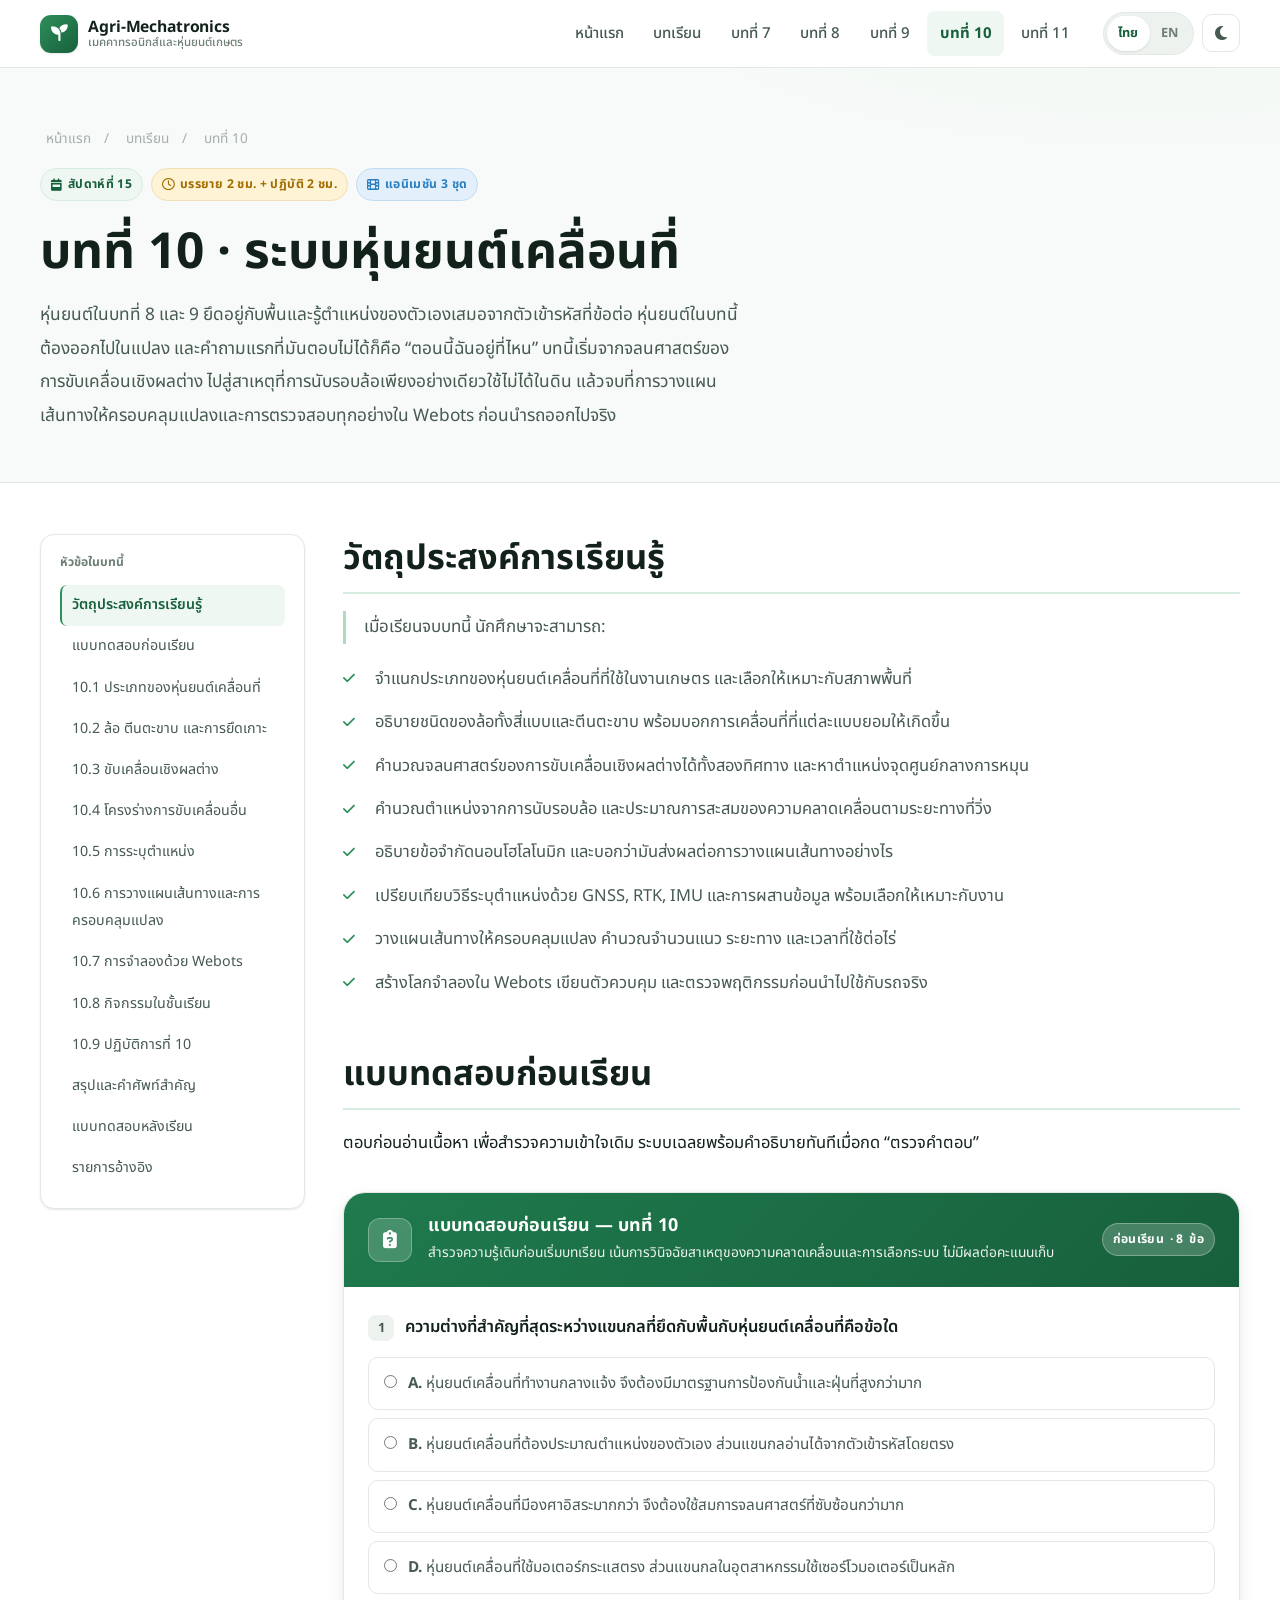
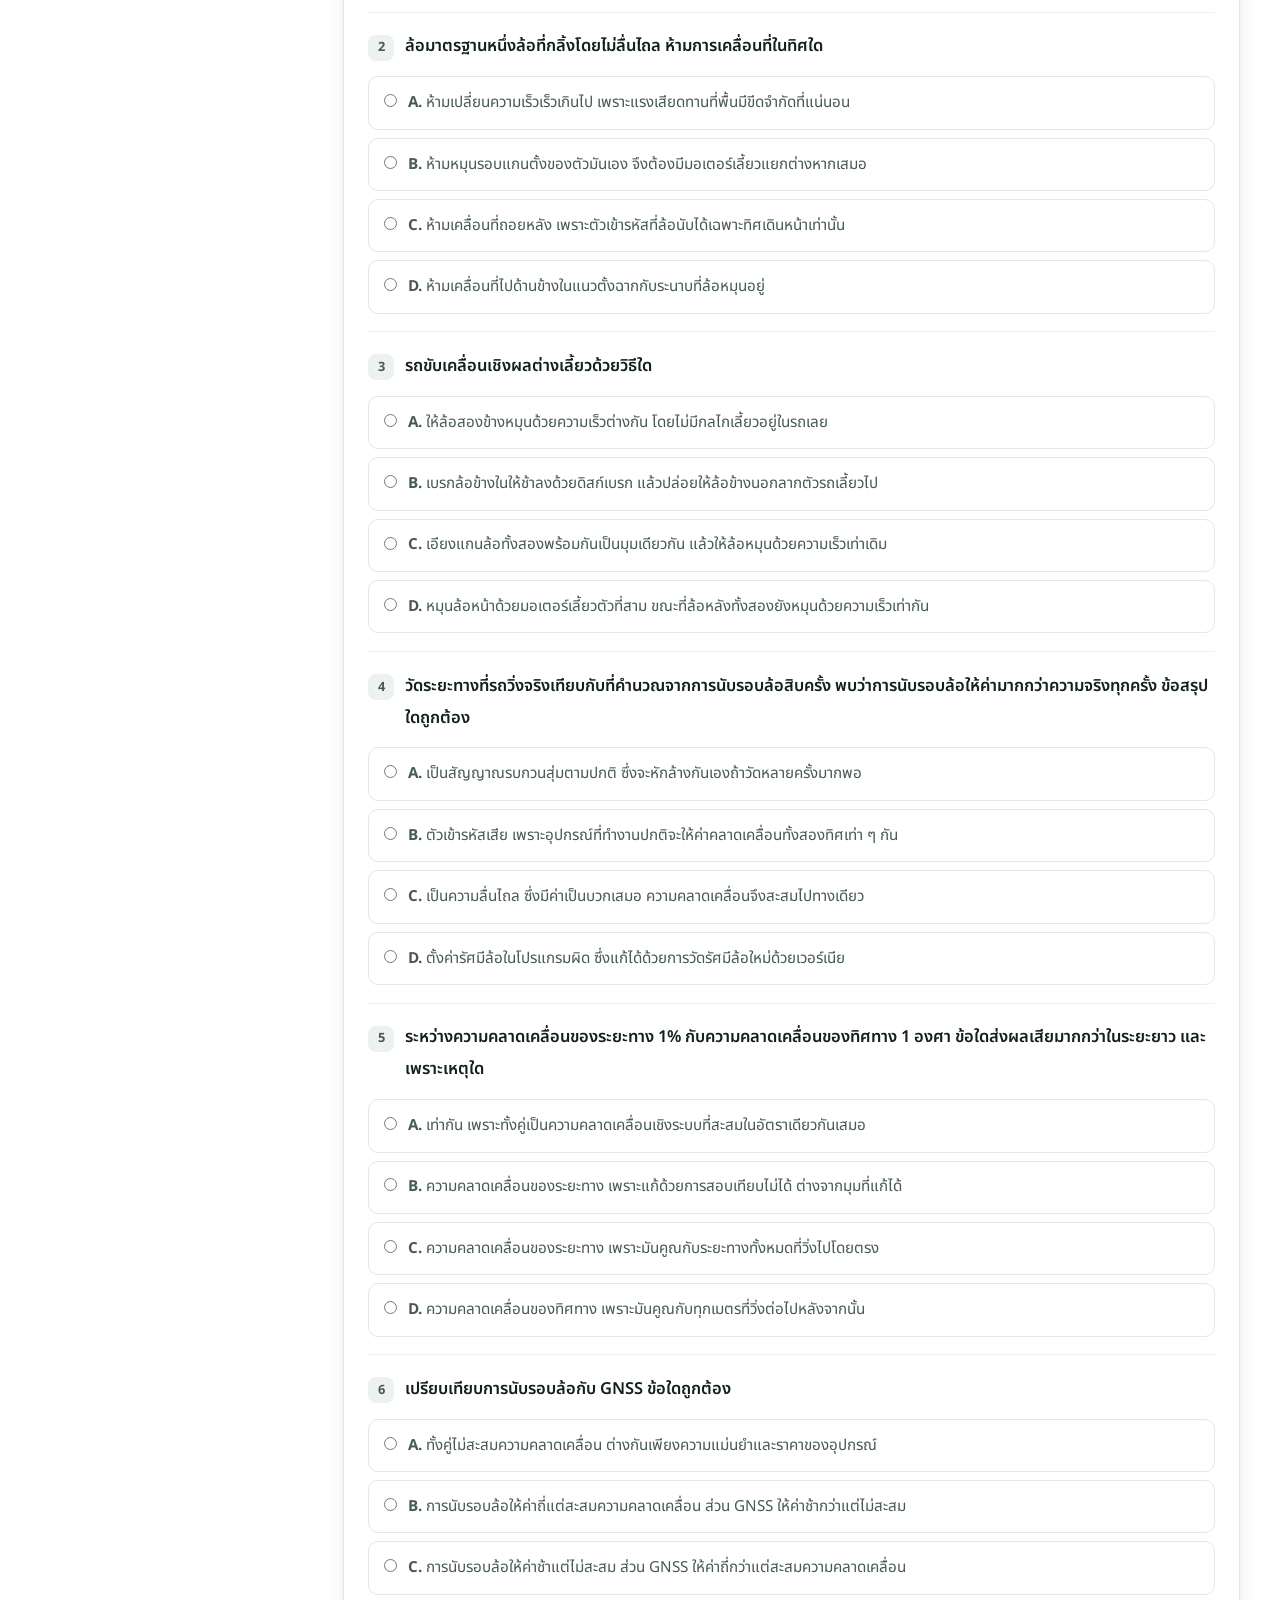
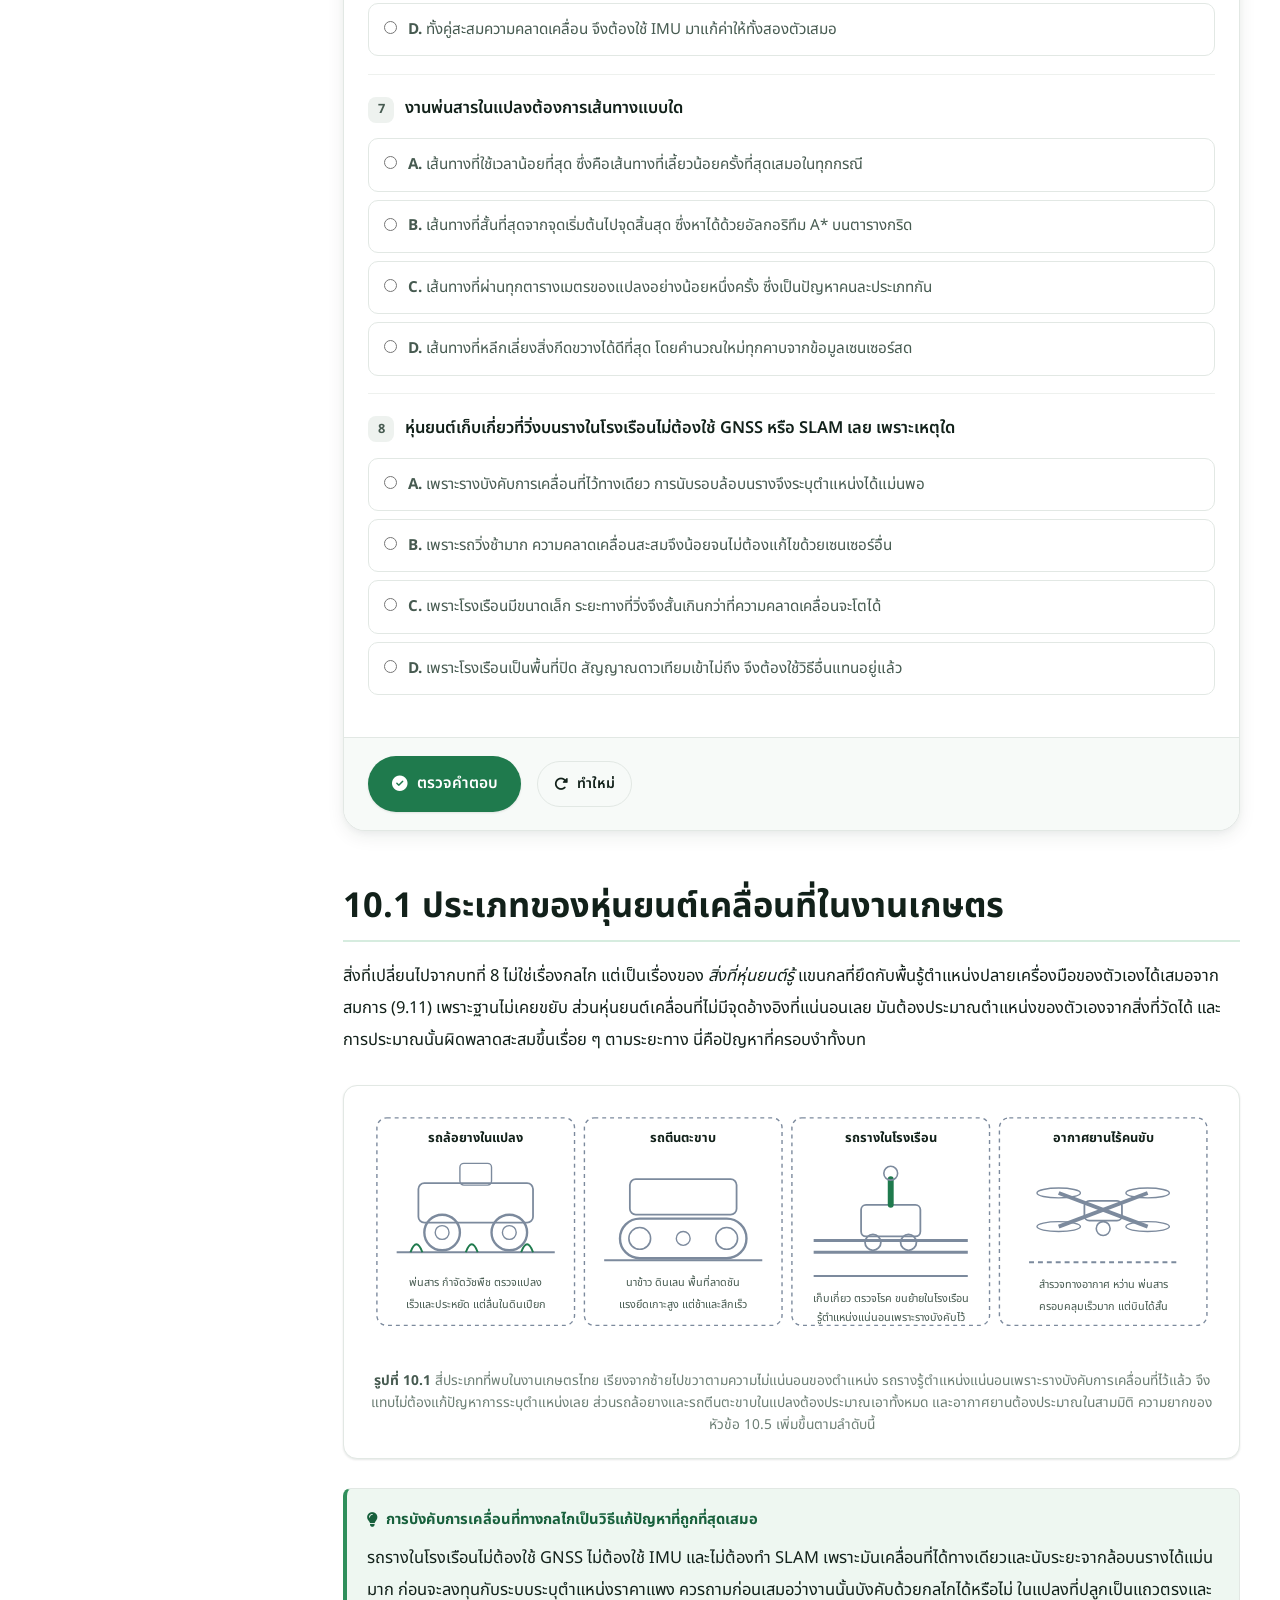
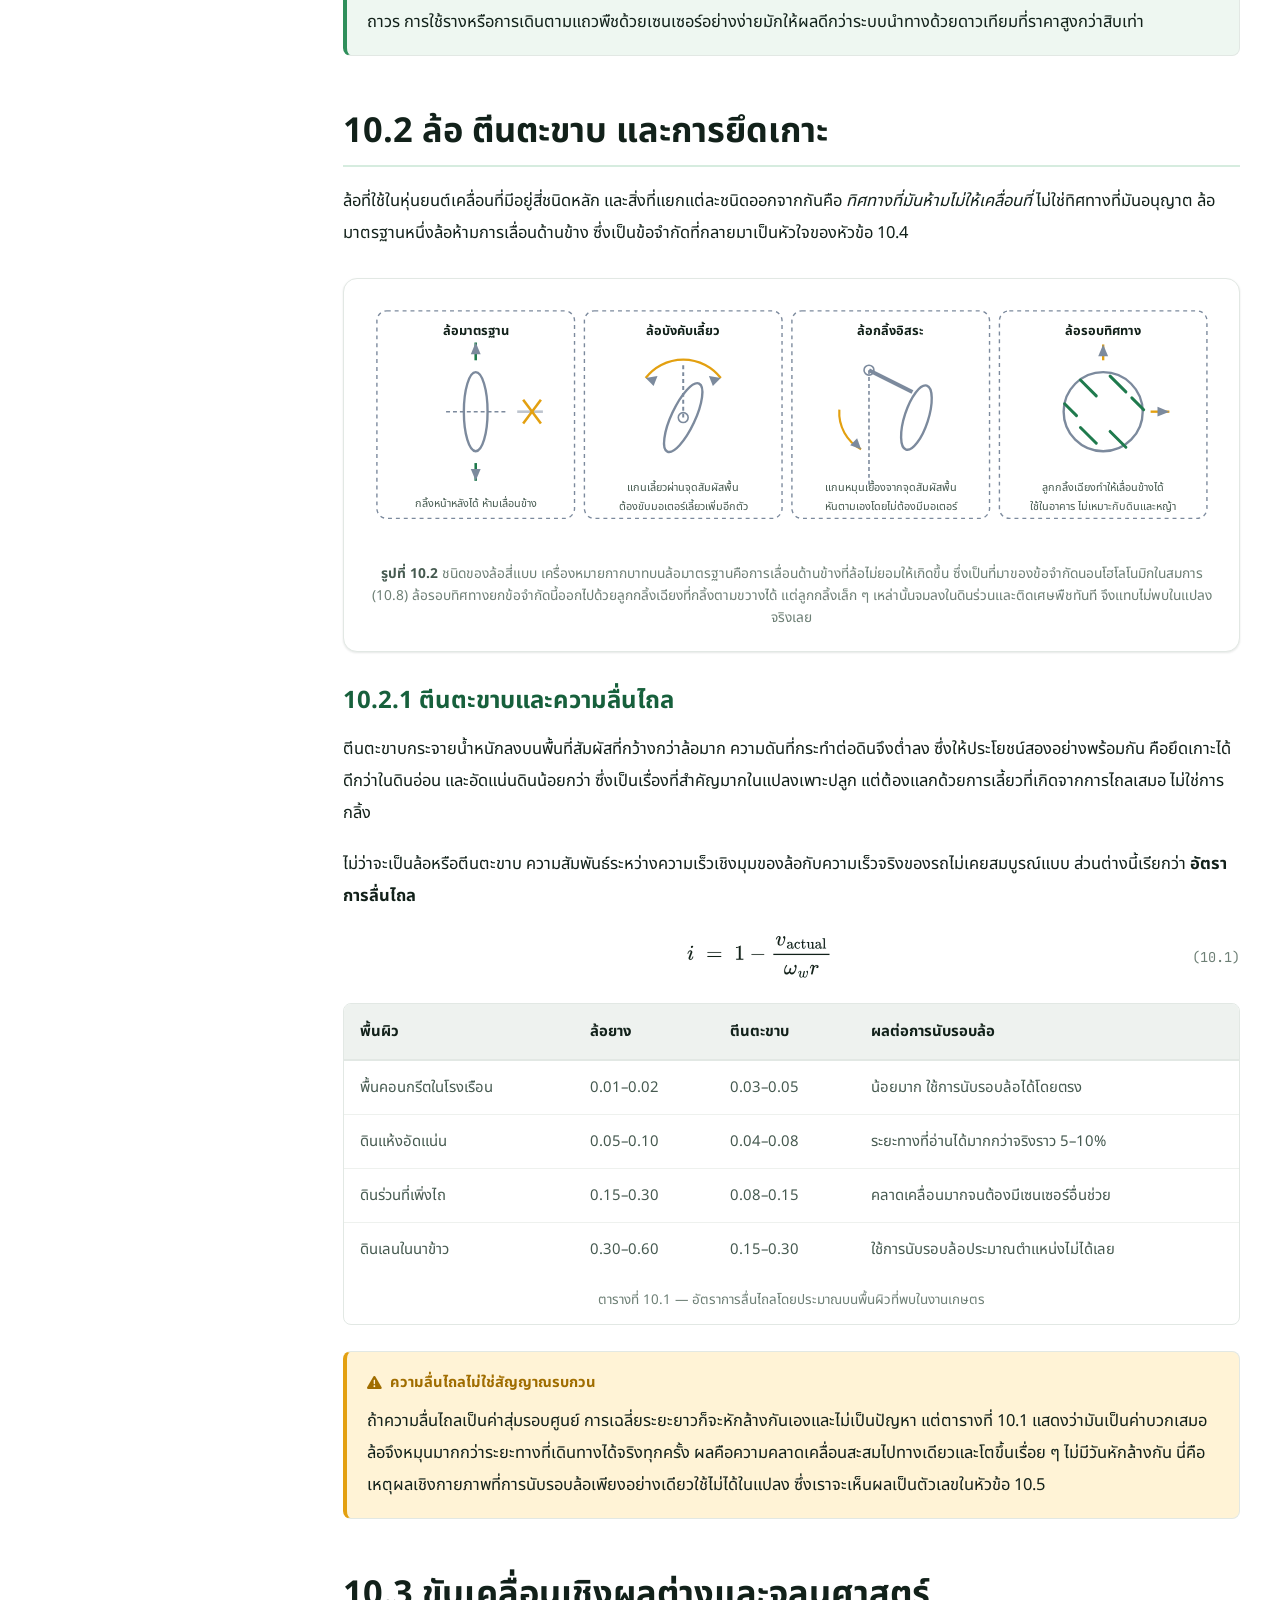
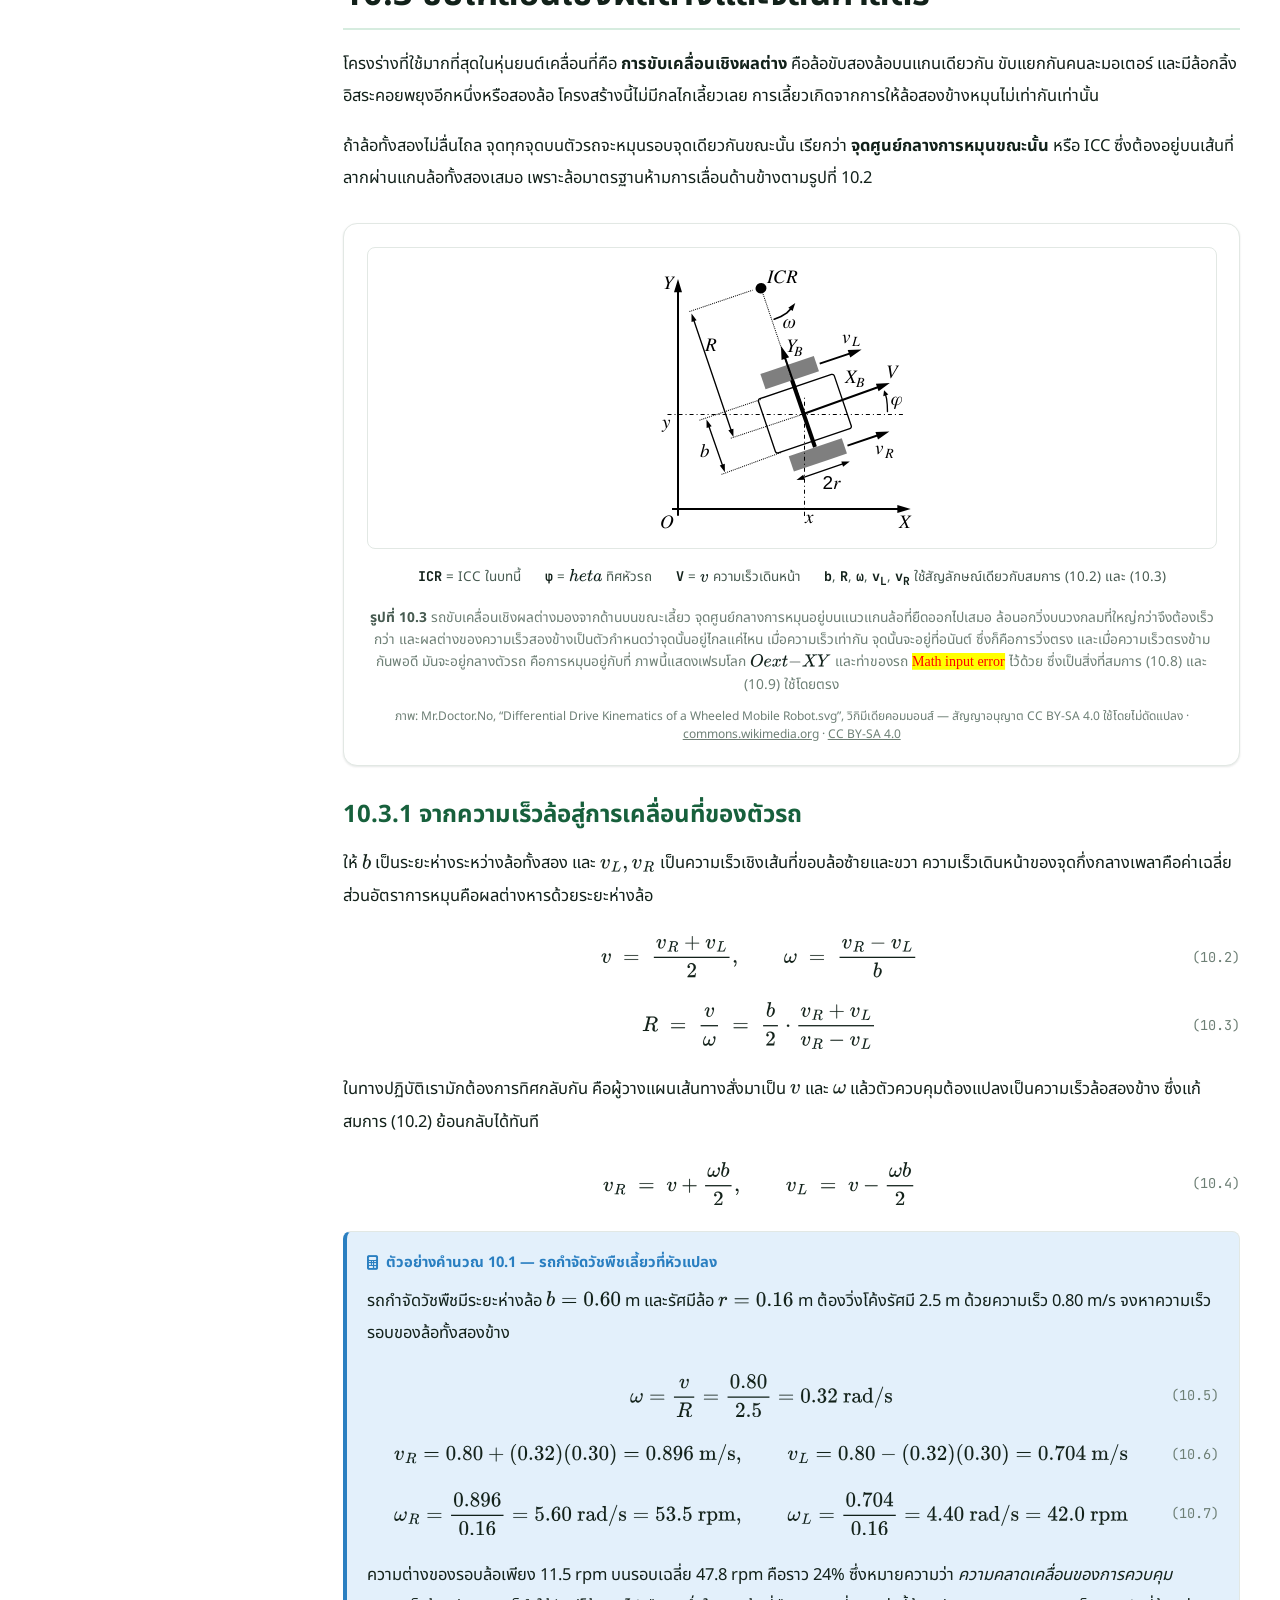
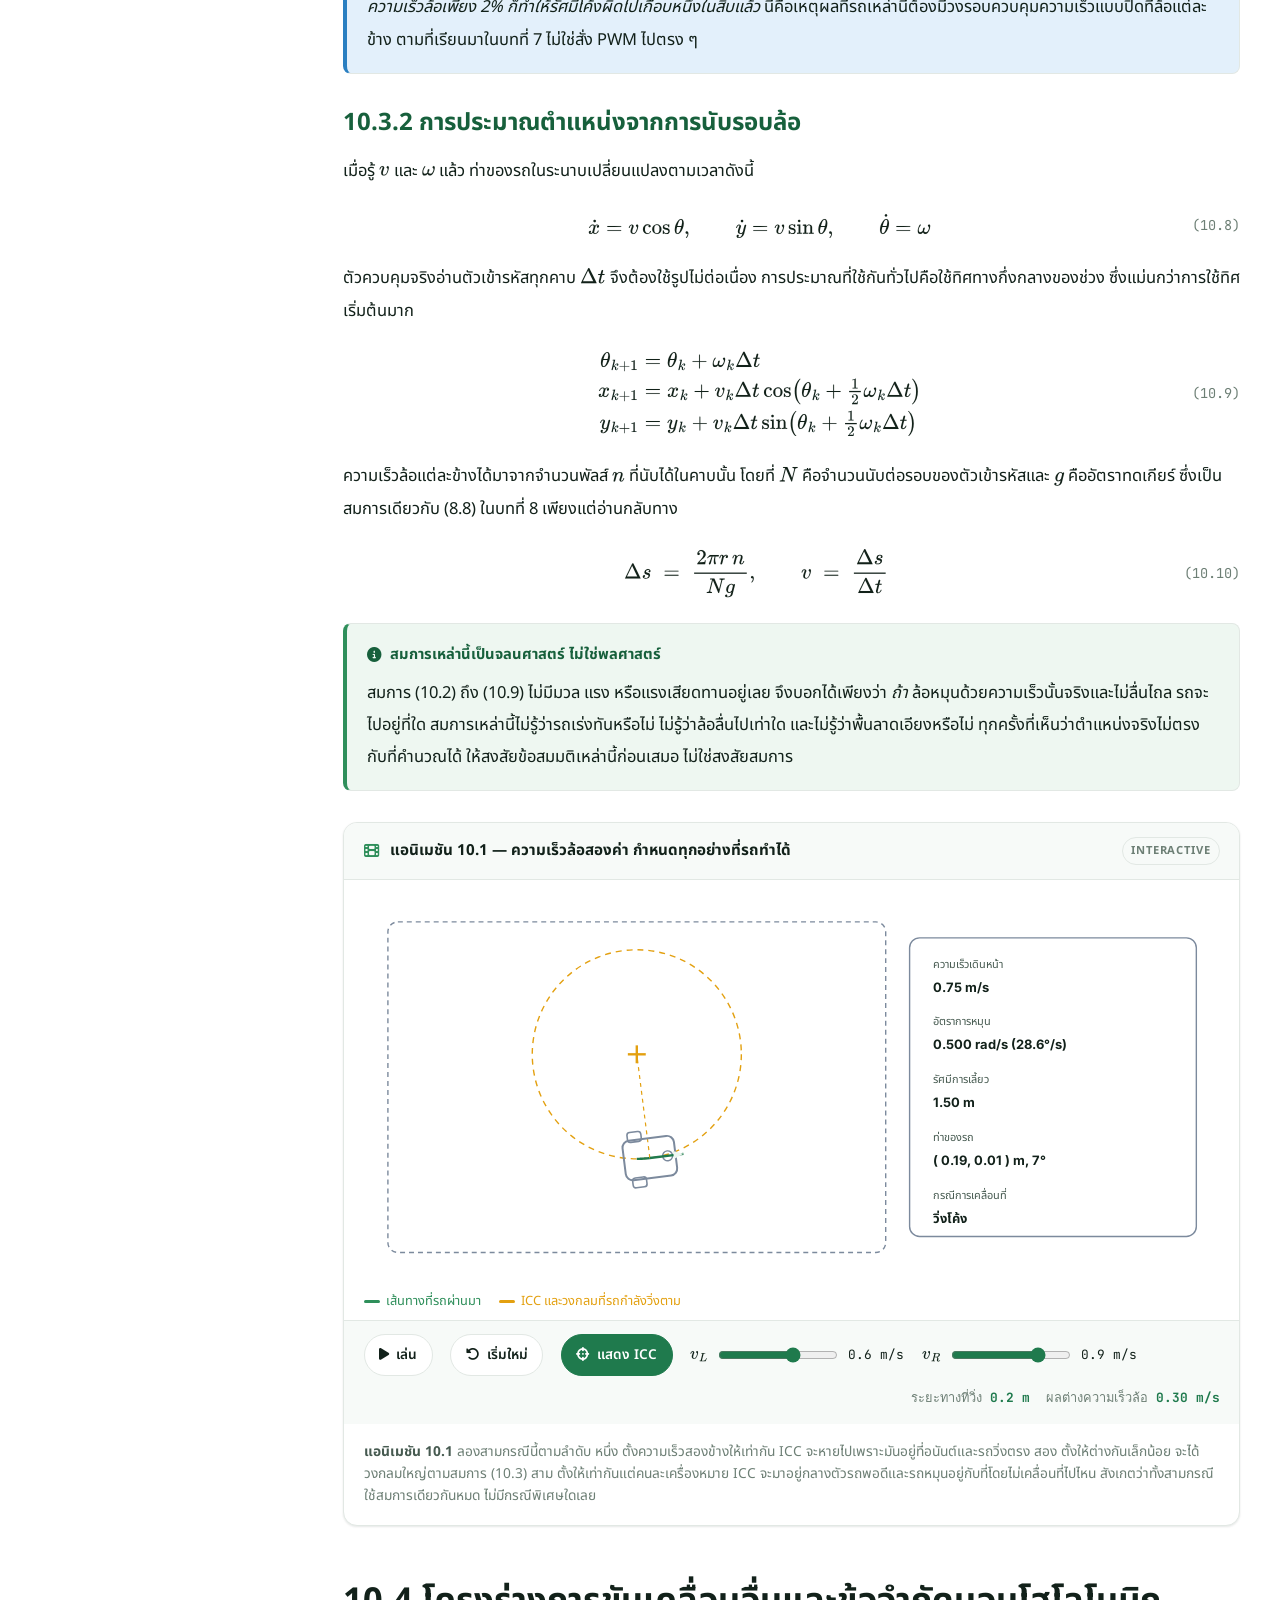
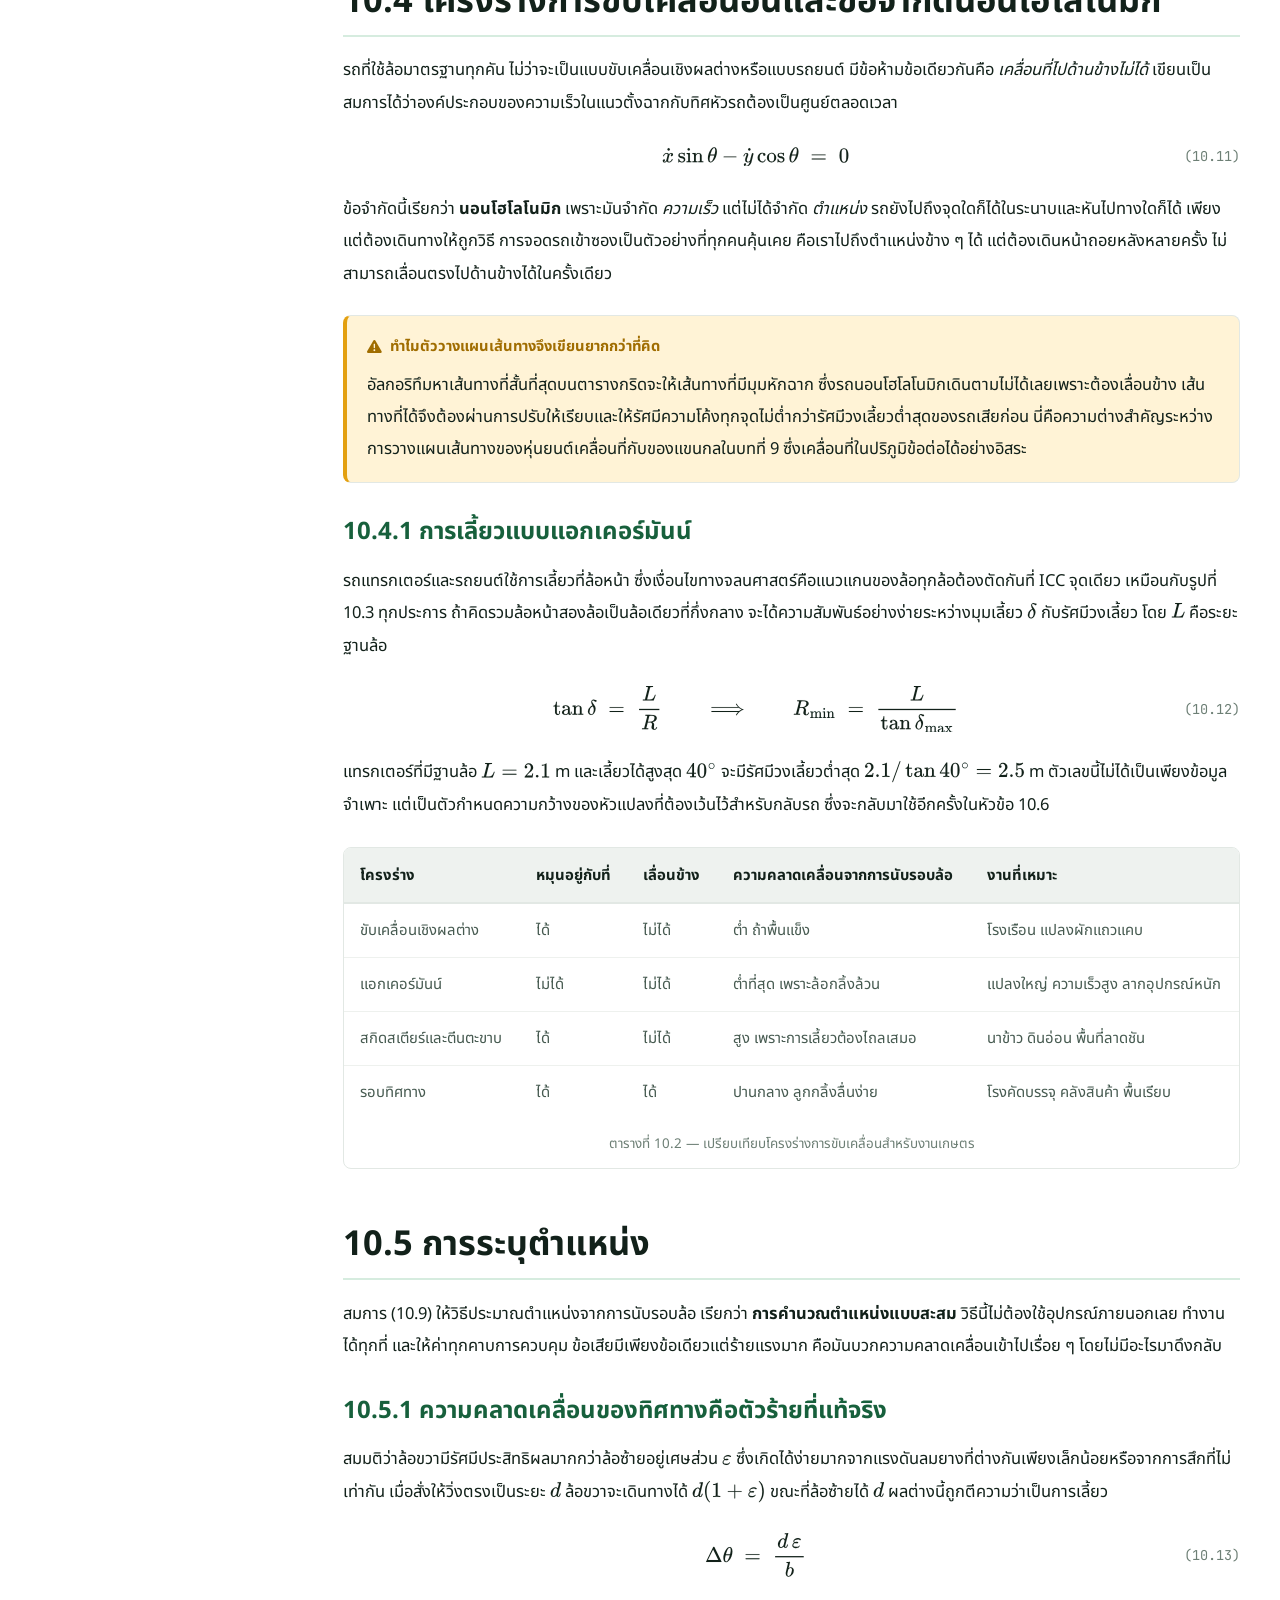
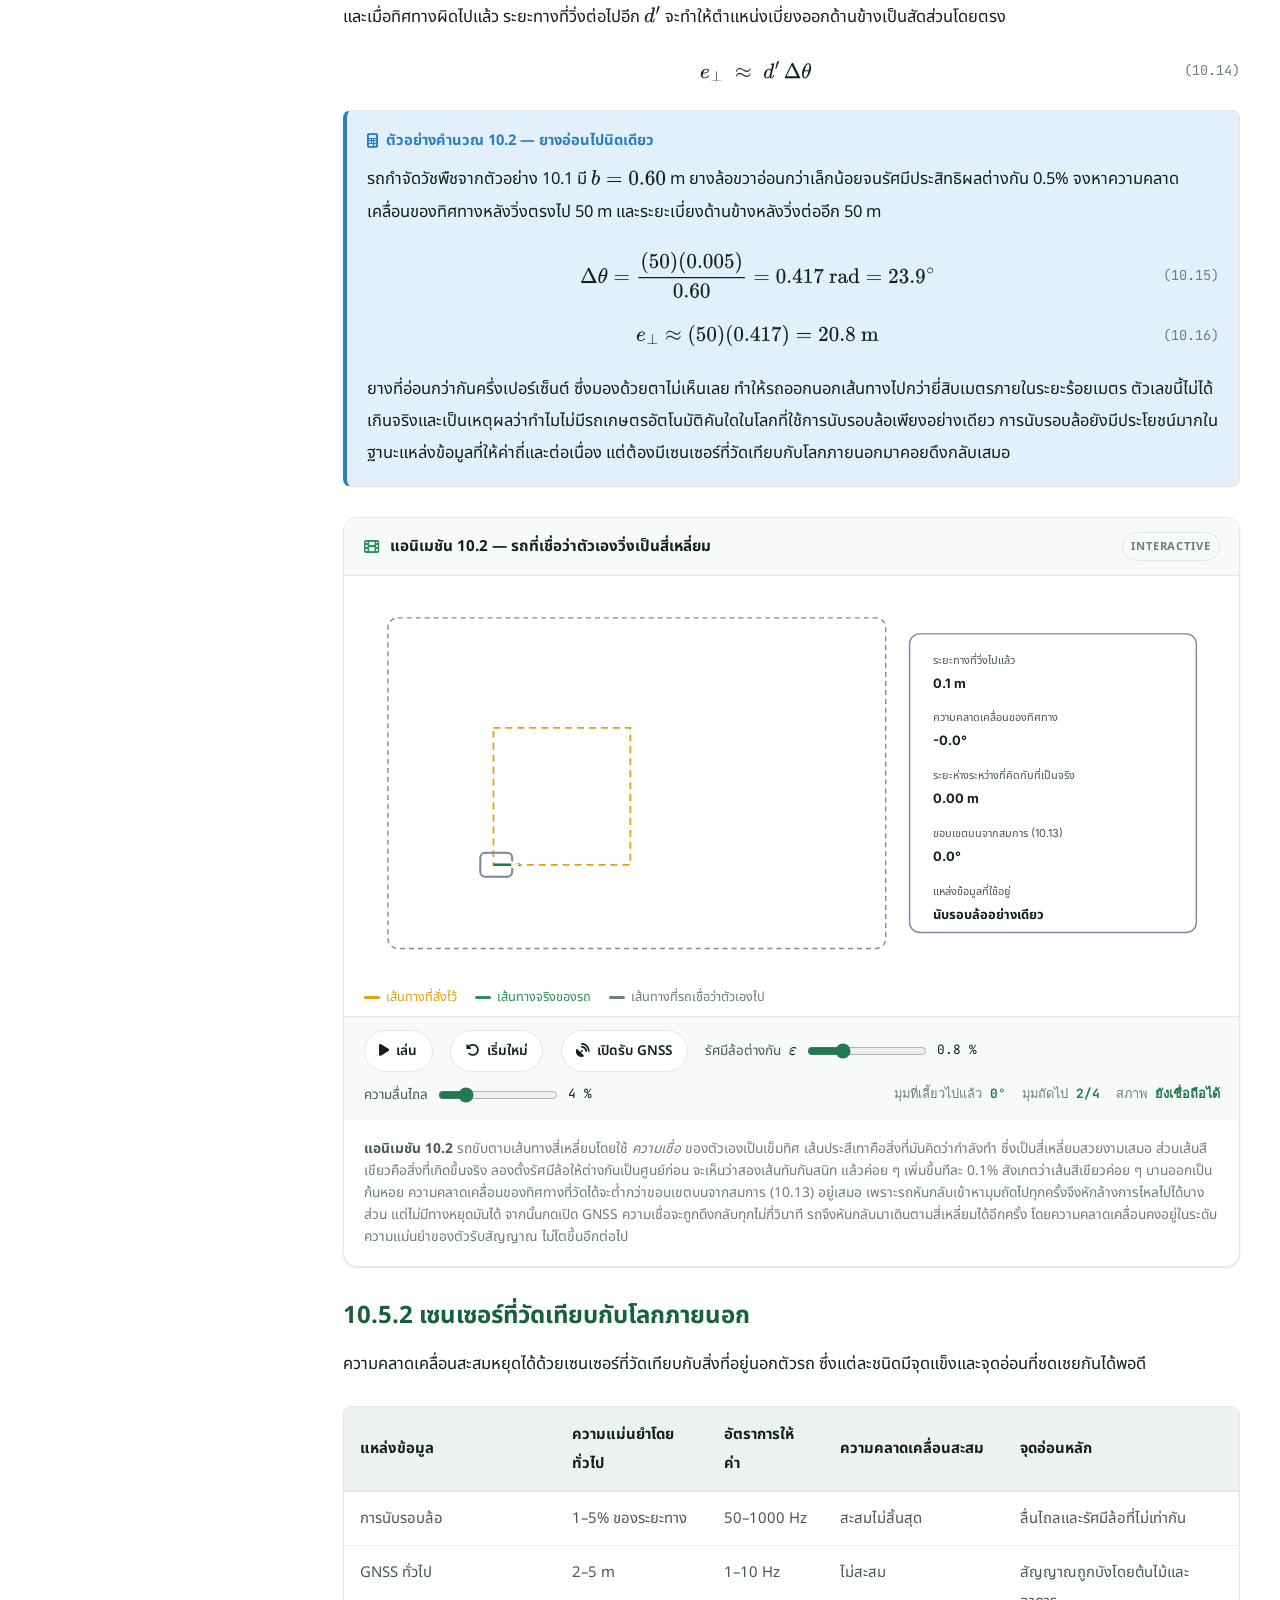
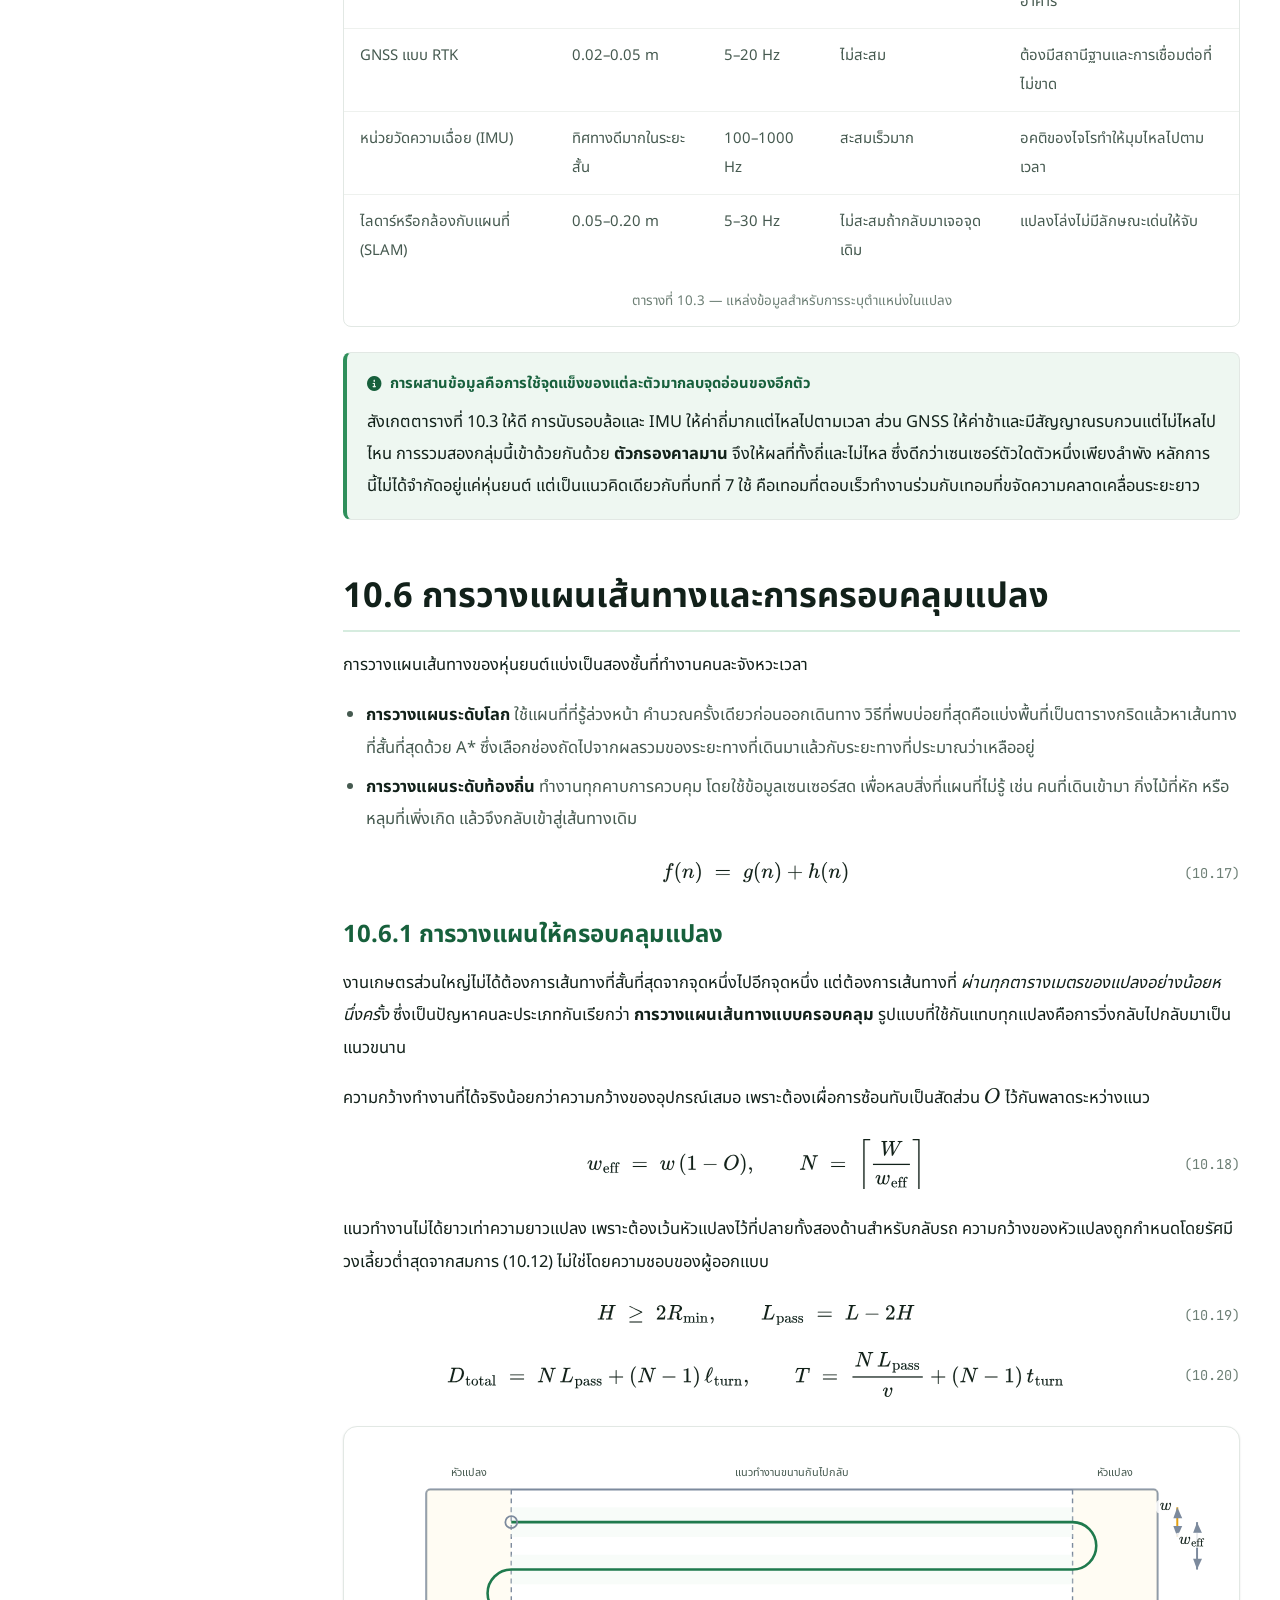
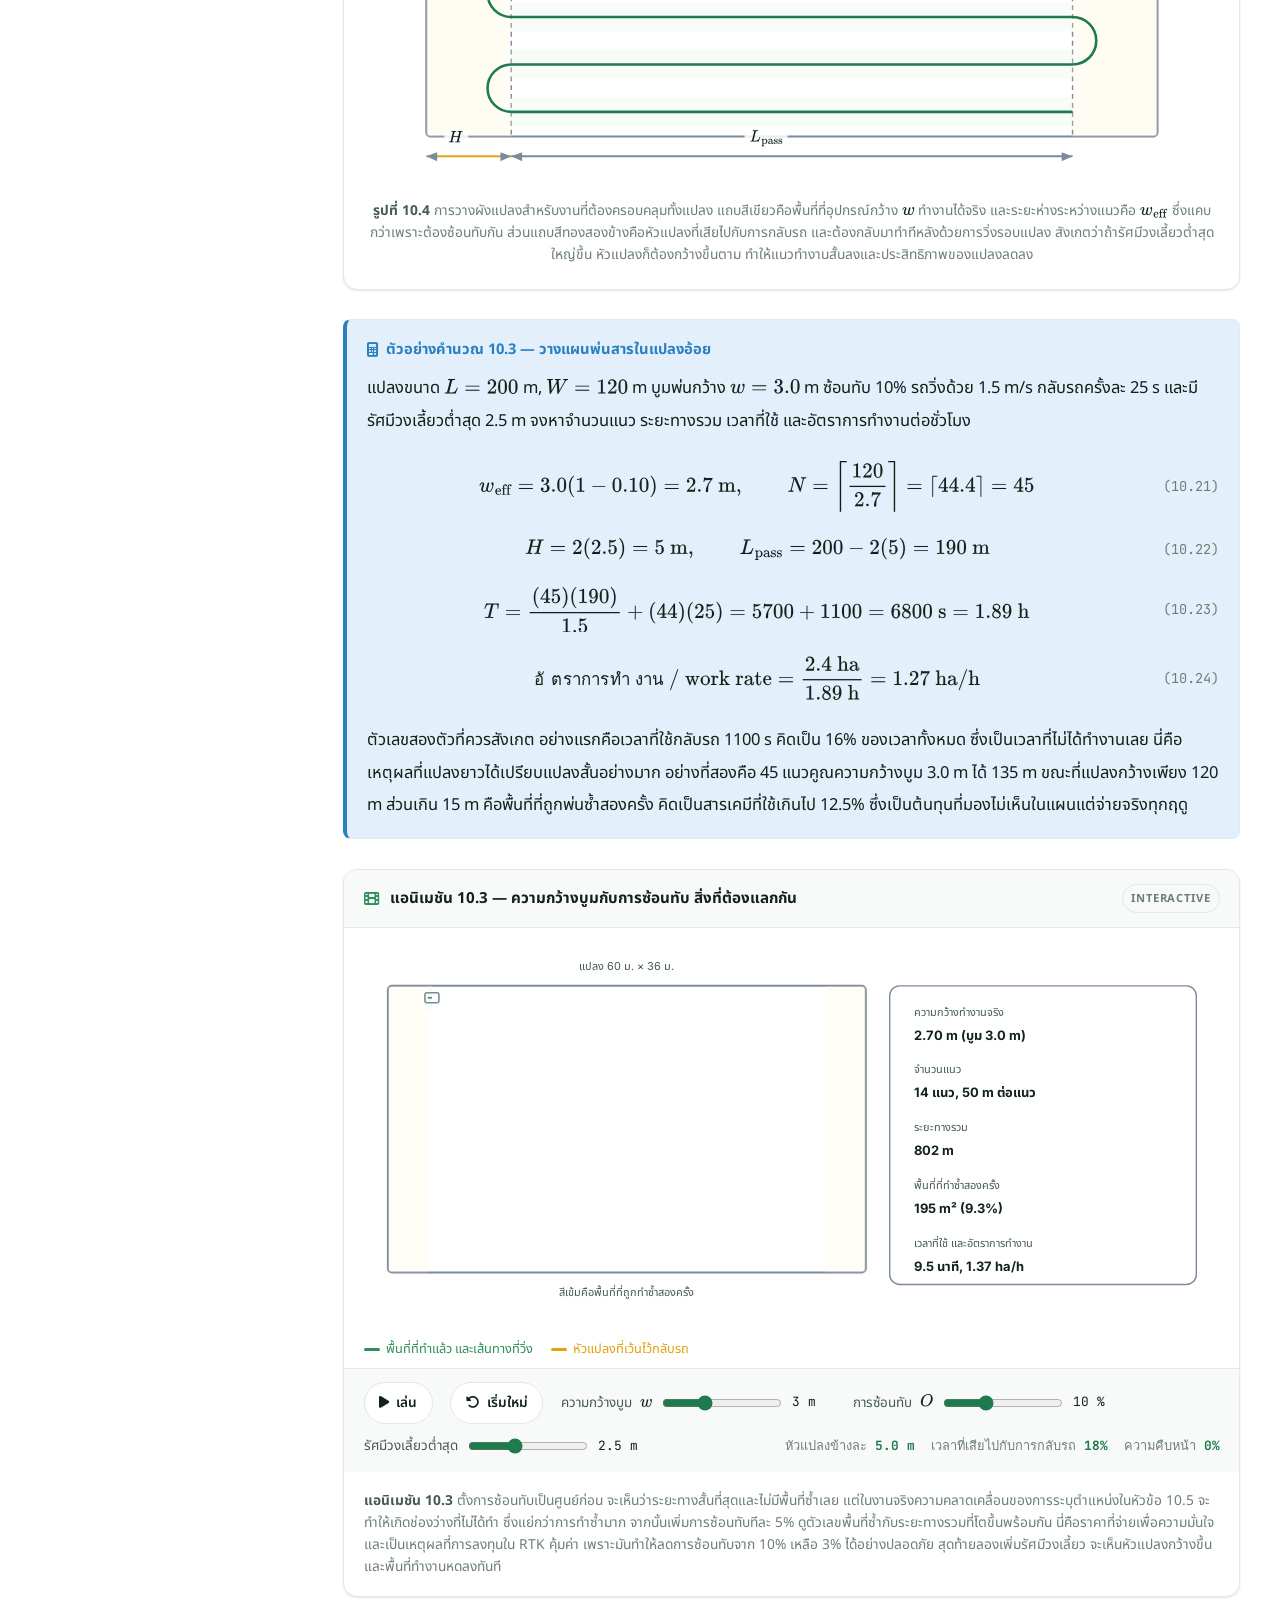
<file: chapters/ch10.html>
<!DOCTYPE html>
<html lang="th" data-lang="th" data-theme="light">
<head>
<meta charset="UTF-8">
<meta name="viewport" content="width=device-width, initial-scale=1">
<title data-title-th="บทที่ 10 · ระบบหุ่นยนต์เคลื่อนที่" data-title-en="Chapter 10 · Mobile Robot Systems">Chapter 10 · Mobile Robot Systems</title>
<meta name="description" content="Chapter 10: mobile robot types for agriculture, wheel and track types, differential drive kinematics, odometry and its drift, localization with GNSS and RTK, path planning and field coverage, and simulation in Webots.">
<meta name="author" content="Jedsada Saijai">
<link rel="preconnect" href="https://fonts.googleapis.com">
<link rel="preconnect" href="https://fonts.gstatic.com" crossorigin>
<link href="https://fonts.googleapis.com/css2?family=Inter:wght@400;500;600;700;800&family=Noto+Sans+Thai:wght@400;500;600;700;800&family=JetBrains+Mono:wght@400;600&display=swap" rel="stylesheet">
<link rel="stylesheet" href="https://cdnjs.cloudflare.com/ajax/libs/font-awesome/6.5.2/css/all.min.css">
<link rel="stylesheet" href="../css/style.css">
<script src="../js/math.js"></script>
<script src="../js/anim.js"></script>
<link rel="icon" href="data:image/svg+xml,<svg xmlns='http://www.w3.org/2000/svg' viewBox='0 0 100 100'><text y='.9em' font-size='90'>🌱</text></svg>">
<script>
  (function () {
    try {
      var l = localStorage.getItem('amr-lang') || 'th';
      var t = localStorage.getItem('amr-theme') || 'light';
      document.documentElement.setAttribute('data-lang', l);
      document.documentElement.setAttribute('lang', l);
      document.documentElement.setAttribute('data-theme', t);
    } catch (e) {}
  })();
</script>
</head>
<body>
<a class="skip-link" href="#main"><span data-lang-th>ข้ามไปยังเนื้อหาหลัก</span><span data-lang-en>Skip to main content</span></a>

<!-- ===================================================== Navigation ====== -->
<header class="nav">
  <div class="nav__inner">
    <a class="brand" href="../index.html">
      <span class="brand__mark"><i class="fa-solid fa-seedling"></i></span>
      <span class="brand__text">
        <b>Agri&#8209;Mechatronics</b>
        <span data-lang-th>เมคคาทรอนิกส์และหุ่นยนต์เกษตร</span>
        <span data-lang-en>Mechatronics &amp; Robotics</span>
      </span>
    </a>

    <nav class="nav__links" id="navLinks">
      <a href="../index.html"><span data-lang-th>หน้าแรก</span><span data-lang-en>Home</span></a>
      <a href="../index.html#chapters"><span data-lang-th>บทเรียน</span><span data-lang-en>Chapters</span></a>
      <a href="ch07.html"><span data-lang-th>บทที่ 7</span><span data-lang-en>Ch 7</span></a>
      <a href="ch08.html"><span data-lang-th>บทที่ 8</span><span data-lang-en>Ch 8</span></a>
      <a href="ch09.html"><span data-lang-th>บทที่ 9</span><span data-lang-en>Ch 9</span></a>
      <a href="ch10.html" class="is-active"><span data-lang-th>บทที่ 10</span><span data-lang-en>Ch 10</span></a>
      <a href="ch11.html"><span data-lang-th>บทที่ 11</span><span data-lang-en>Ch 11</span></a>
    </nav>

    <div class="nav__tools">
      <div class="lang-switch" role="group" aria-label="Language">
        <button type="button" data-set-lang="th" aria-pressed="true">ไทย</button>
        <button type="button" data-set-lang="en" aria-pressed="false">EN</button>
      </div>
      <button class="icon-btn" type="button" data-toggle-theme aria-label="Toggle dark mode"><i class="fa-solid fa-moon"></i></button>
      <button class="icon-btn nav__toggle" type="button" aria-label="Menu" aria-expanded="false" aria-controls="navLinks"><i class="fa-solid fa-bars"></i></button>
    </div>
  </div>
</header>
<div class="reading-bar"></div>

<!-- ==================================================== Chapter hero ===== -->
<section class="ch-hero">
  <div class="wrap">
    <div class="crumbs">
      <a href="../index.html"><span data-lang-th>หน้าแรก</span><span data-lang-en>Home</span></a><span>/</span>
      <a href="../index.html#chapters"><span data-lang-th>บทเรียน</span><span data-lang-en>Chapters</span></a><span>/</span>
      <span data-lang-th>บทที่ 10</span><span data-lang-en>Chapter 10</span>
    </div>

    <div class="ch-hero__meta">
      <span class="badge"><i class="fa-solid fa-calendar-week"></i> <span data-lang-th>สัปดาห์ที่ 15</span><span data-lang-en>Week 15</span></span>
      <span class="badge badge--gold"><i class="fa-regular fa-clock"></i> <span data-lang-th>บรรยาย 2 ชม. + ปฏิบัติ 2 ชม.</span><span data-lang-en>2 h lecture + 2 h laboratory</span></span>
      <span class="badge badge--sky"><i class="fa-solid fa-film"></i> <span data-lang-th>แอนิเมชัน 3 ชุด</span><span data-lang-en>3 animations</span></span>
    </div>

    <h1>
      <span data-lang-th>บทที่ 10 · ระบบหุ่นยนต์เคลื่อนที่</span>
      <span data-lang-en>Chapter 10 · Mobile Robot Systems</span>
    </h1>
    <p class="ch-hero__lead">
      <span data-lang-th>หุ่นยนต์ในบทที่ 8 และ 9 ยึดอยู่กับพื้นและรู้ตำแหน่งของตัวเองเสมอจากตัวเข้ารหัสที่ข้อต่อ หุ่นยนต์ในบทนี้ต้องออกไปในแปลง และคำถามแรกที่มันตอบไม่ได้ก็คือ “ตอนนี้ฉันอยู่ที่ไหน” บทนี้เริ่มจากจลนศาสตร์ของการขับเคลื่อนเชิงผลต่าง ไปสู่สาเหตุที่การนับรอบล้อเพียงอย่างเดียวใช้ไม่ได้ในดิน แล้วจบที่การวางแผนเส้นทางให้ครอบคลุมแปลงและการตรวจสอบทุกอย่างใน Webots ก่อนนำรถออกไปจริง</span>
      <span data-lang-en>The robots of Chapters 8 and 9 were bolted to the floor and always knew where they were, from the encoders at their joints. The robot in this chapter has to go out into the field, and the first question it cannot answer is &ldquo;where am I now?&rdquo; We begin with the kinematics of differential drive, move to why counting wheel revolutions alone fails on soil, and finish with planning a path that covers a field — and checking all of it in Webots before the machine goes outdoors.</span>
    </p>
  </div>
</section>

<main id="main">
<div class="wrap ch-layout">

  <!-- ================================================== Sidebar TOC ====== -->
  <aside class="toc">
    <h4><span data-lang-th>หัวข้อในบทนี้</span><span data-lang-en>In this chapter</span></h4>
    <ol>
      <li><a href="#objectives"><span data-lang-th>วัตถุประสงค์การเรียนรู้</span><span data-lang-en>Learning objectives</span></a></li>
      <li><a href="#pretest"><span data-lang-th>แบบทดสอบก่อนเรียน</span><span data-lang-en>Pre-test</span></a></li>
      <li><a href="#types"><span data-lang-th>10.1 ประเภทของหุ่นยนต์เคลื่อนที่</span><span data-lang-en>10.1 Types of mobile robot</span></a></li>
      <li><a href="#wheels"><span data-lang-th>10.2 ล้อ ตีนตะขาบ และการยึดเกาะ</span><span data-lang-en>10.2 Wheels, tracks and traction</span></a></li>
      <li><a href="#diffdrive"><span data-lang-th>10.3 ขับเคลื่อนเชิงผลต่าง</span><span data-lang-en>10.3 Differential drive</span></a></li>
      <li><a href="#steering"><span data-lang-th>10.4 โครงร่างการขับเคลื่อนอื่น</span><span data-lang-en>10.4 Other drive layouts</span></a></li>
      <li><a href="#localization"><span data-lang-th>10.5 การระบุตำแหน่ง</span><span data-lang-en>10.5 Localization</span></a></li>
      <li><a href="#planning"><span data-lang-th>10.6 การวางแผนเส้นทางและการครอบคลุมแปลง</span><span data-lang-en>10.6 Path planning and field coverage</span></a></li>
      <li><a href="#webots"><span data-lang-th>10.7 การจำลองด้วย Webots</span><span data-lang-en>10.7 Simulation in Webots</span></a></li>
      <li><a href="#activity"><span data-lang-th>10.8 กิจกรรมในชั้นเรียน</span><span data-lang-en>10.8 In-class activity</span></a></li>
      <li><a href="#lab"><span data-lang-th>10.9 ปฏิบัติการที่ 10</span><span data-lang-en>10.9 Laboratory 10</span></a></li>
      <li><a href="#summary"><span data-lang-th>สรุปและคำศัพท์สำคัญ</span><span data-lang-en>Summary &amp; key terms</span></a></li>
      <li><a href="#posttest"><span data-lang-th>แบบทดสอบหลังเรียน</span><span data-lang-en>Post-test</span></a></li>
      <li><a href="#references"><span data-lang-th>รายการอ้างอิง</span><span data-lang-en>References</span></a></li>
    </ol>
  </aside>

  <!-- ===================================================== Article ======= -->
  <article class="article">

    <!-- ----------------------------------------------- Objectives ------- -->
    <section id="objectives">
      <h2><span data-lang-th>วัตถุประสงค์การเรียนรู้</span><span data-lang-en>Learning objectives</span></h2>
      <p class="lead">
        <span data-lang-th>เมื่อเรียนจบบทนี้ นักศึกษาจะสามารถ:</span>
        <span data-lang-en>After completing this chapter, students will be able to:</span>
      </p>
      <ul class="objectives">
        <li><span data-lang-th>จำแนกประเภทของหุ่นยนต์เคลื่อนที่ที่ใช้ในงานเกษตร และเลือกให้เหมาะกับสภาพพื้นที่</span><span data-lang-en>Classify the mobile robots used in agriculture and match one to a given terrain.</span></li>
        <li><span data-lang-th>อธิบายชนิดของล้อทั้งสี่แบบและตีนตะขาบ พร้อมบอกการเคลื่อนที่ที่แต่ละแบบยอมให้เกิดขึ้น</span><span data-lang-en>Describe the four wheel types and tracks, and the motion each one permits.</span></li>
        <li><span data-lang-th>คำนวณจลนศาสตร์ของการขับเคลื่อนเชิงผลต่างได้ทั้งสองทิศทาง และหาตำแหน่งจุดศูนย์กลางการหมุน</span><span data-lang-en>Compute differential-drive kinematics in both directions and locate the centre of rotation.</span></li>
        <li><span data-lang-th>คำนวณตำแหน่งจากการนับรอบล้อ และประมาณการสะสมของความคลาดเคลื่อนตามระยะทางที่วิ่ง</span><span data-lang-en>Compute a pose from wheel counts and estimate how the error accumulates with distance.</span></li>
        <li><span data-lang-th>อธิบายข้อจำกัดนอนโฮโลโนมิก และบอกว่ามันส่งผลต่อการวางแผนเส้นทางอย่างไร</span><span data-lang-en>Explain the nonholonomic constraint and what it does to path planning.</span></li>
        <li><span data-lang-th>เปรียบเทียบวิธีระบุตำแหน่งด้วย GNSS, RTK, IMU และการผสานข้อมูล พร้อมเลือกให้เหมาะกับงาน</span><span data-lang-en>Compare GNSS, RTK, IMU and sensor fusion, and choose one for a given task.</span></li>
        <li><span data-lang-th>วางแผนเส้นทางให้ครอบคลุมแปลง คำนวณจำนวนแนว ระยะทาง และเวลาที่ใช้ต่อไร่</span><span data-lang-en>Plan a coverage path for a field and compute the passes, the distance and the time per hectare.</span></li>
        <li><span data-lang-th>สร้างโลกจำลองใน Webots เขียนตัวควบคุม และตรวจพฤติกรรมก่อนนำไปใช้กับรถจริง</span><span data-lang-en>Build a Webots world, write a controller and verify behaviour before using a real vehicle.</span></li>
      </ul>
    </section>

    <!-- ------------------------------------------------- Pre-test ------- -->
    <section id="pretest">
      <h2><span data-lang-th>แบบทดสอบก่อนเรียน</span><span data-lang-en>Pre-test</span></h2>
      <p>
        <span data-lang-th>ตอบก่อนอ่านเนื้อหา เพื่อสำรวจความเข้าใจเดิม ระบบเฉลยพร้อมคำอธิบายทันทีเมื่อกด “ตรวจคำตอบ”</span>
        <span data-lang-en>Answer before reading. Explanations appear as soon as you check your answers.</span>
      </p>
      <div data-quiz="ch10-pre"></div>
    </section>

    <!-- ---------------------------------------------------- 10.1 -------- -->
    <section id="types">
      <h2><span data-lang-th>10.1 ประเภทของหุ่นยนต์เคลื่อนที่ในงานเกษตร</span><span data-lang-en>10.1 Types of mobile robot in agriculture</span></h2>

      <p>
        <span data-lang-th>สิ่งที่เปลี่ยนไปจากบทที่ 8 ไม่ใช่เรื่องกลไก แต่เป็นเรื่องของ <em>สิ่งที่หุ่นยนต์รู้</em> แขนกลที่ยึดกับพื้นรู้ตำแหน่งปลายเครื่องมือของตัวเองได้เสมอจากสมการ (9.11) เพราะฐานไม่เคยขยับ ส่วนหุ่นยนต์เคลื่อนที่ไม่มีจุดอ้างอิงที่แน่นอนเลย มันต้องประมาณตำแหน่งของตัวเองจากสิ่งที่วัดได้ และการประมาณนั้นผิดพลาดสะสมขึ้นเรื่อย ๆ ตามระยะทาง นี่คือปัญหาที่ครอบงำทั้งบท</span>
        <span data-lang-en>What changes from Chapter 8 is not the mechanics but <em>what the robot knows</em>. A floor-mounted arm always knows where its tool is, from equation (9.11), because its base never moves. A mobile robot has no fixed reference at all: it must estimate its own position from what it can measure, and that estimate degrades with every metre travelled. This problem dominates the whole chapter.</span>
      </p>

      <!-- ===================== Figure 10.1 ===================== -->
      <figure class="figure">
        <svg viewBox="0 0 860 250" role="img" aria-label="Four kinds of agricultural mobile robot: a wheeled field robot, a tracked robot, a greenhouse rail robot and an unmanned aircraft">

          <!-- 1. wheeled field robot -->
          <rect x="10" y="10" width="200" height="210" rx="10" class="dg-fill-surface dg-stroke" stroke-width="1.4" stroke-dasharray="4 4"/>
          <text class="dg-text-b" x="110" y="34" text-anchor="middle" data-lang-th>รถล้อยางในแปลง</text>
          <text class="dg-text-b" x="110" y="34" text-anchor="middle" data-lang-en>Wheeled field robot</text>
          <rect x="52" y="76" width="116" height="40" rx="6" class="dg-fill-steel dg-stroke" stroke-width="1.8"/>
          <rect x="94" y="56" width="32" height="22" rx="4" class="dg-fill-sky dg-stroke" stroke-width="1.4"/>
          <circle cx="76" cy="126" r="18" class="dg-fill-soft dg-stroke" stroke-width="2.4"/>
          <circle cx="144" cy="126" r="18" class="dg-fill-soft dg-stroke" stroke-width="2.4"/>
          <circle cx="76" cy="126" r="7" class="dg-fill-surface dg-stroke" stroke-width="1.4"/>
          <circle cx="144" cy="126" r="7" class="dg-fill-surface dg-stroke" stroke-width="1.4"/>
          <line x1="30" y1="146" x2="190" y2="146" class="dg-stroke" stroke-width="2"/>
          <path d="M44 146 q 6 -16 12 0" class="dg-stroke-green" stroke-width="2"/>
          <path d="M100 146 q 6 -16 12 0" class="dg-stroke-green" stroke-width="2"/>
          <path d="M156 146 q 6 -16 12 0" class="dg-stroke-green" stroke-width="2"/>
          <text class="dg-text-sm" x="110" y="180" text-anchor="middle" data-lang-th>พ่นสาร กำจัดวัชพืช ตรวจแปลง</text>
          <text class="dg-text-sm" x="110" y="180" text-anchor="middle" data-lang-en>spraying, weeding, scouting</text>
          <text class="dg-text-sm" x="110" y="202" text-anchor="middle" data-lang-th>เร็วและประหยัด แต่ลื่นในดินเปียก</text>
          <text class="dg-text-sm" x="110" y="202" text-anchor="middle" data-lang-en>fast and efficient, but slips on wet soil</text>

          <!-- 2. tracked robot -->
          <rect x="220" y="10" width="200" height="210" rx="10" class="dg-fill-surface dg-stroke" stroke-width="1.4" stroke-dasharray="4 4"/>
          <text class="dg-text-b" x="320" y="34" text-anchor="middle" data-lang-th>รถตีนตะขาบ</text>
          <text class="dg-text-b" x="320" y="34" text-anchor="middle" data-lang-en>Tracked robot</text>
          <rect x="266" y="72" width="108" height="36" rx="6" class="dg-fill-steel dg-stroke" stroke-width="1.8"/>
          <path d="M276 112 h 88 a 20 20 0 0 1 0 40 h -88 a 20 20 0 0 1 0 -40 z" class="dg-fill-soft dg-stroke" stroke-width="2.4"/>
          <circle cx="276" cy="132" r="11" class="dg-fill-surface dg-stroke" stroke-width="1.6"/>
          <circle cx="364" cy="132" r="11" class="dg-fill-surface dg-stroke" stroke-width="1.6"/>
          <circle cx="320" cy="132" r="7" class="dg-fill-surface dg-stroke" stroke-width="1.4"/>
          <line x1="240" y1="154" x2="400" y2="154" class="dg-stroke" stroke-width="2"/>
          <text class="dg-text-sm" x="320" y="180" text-anchor="middle" data-lang-th>นาข้าว ดินเลน พื้นที่ลาดชัน</text>
          <text class="dg-text-sm" x="320" y="180" text-anchor="middle" data-lang-en>paddies, mud, steep ground</text>
          <text class="dg-text-sm" x="320" y="202" text-anchor="middle" data-lang-th>แรงยึดเกาะสูง แต่ช้าและสึกเร็ว</text>
          <text class="dg-text-sm" x="320" y="202" text-anchor="middle" data-lang-en>high traction, but slow and wears fast</text>

          <!-- 3. greenhouse rail robot -->
          <rect x="430" y="10" width="200" height="210" rx="10" class="dg-fill-surface dg-stroke" stroke-width="1.4" stroke-dasharray="4 4"/>
          <text class="dg-text-b" x="530" y="34" text-anchor="middle" data-lang-th>รถรางในโรงเรือน</text>
          <text class="dg-text-b" x="530" y="34" text-anchor="middle" data-lang-en>Greenhouse rail robot</text>
          <line x1="452" y1="134" x2="608" y2="134" class="dg-stroke" stroke-width="3"/>
          <line x1="452" y1="146" x2="608" y2="146" class="dg-stroke" stroke-width="3"/>
          <rect x="500" y="98" width="60" height="32" rx="5" class="dg-fill-steel dg-stroke" stroke-width="1.8"/>
          <circle cx="512" cy="136" r="8" class="dg-fill-soft dg-stroke" stroke-width="1.8"/>
          <circle cx="548" cy="136" r="8" class="dg-fill-soft dg-stroke" stroke-width="1.8"/>
          <line x1="530" y1="98" x2="530" y2="72" class="dg-stroke-green" stroke-width="6" stroke-linecap="round"/>
          <circle cx="530" cy="66" r="7" class="dg-fill-gold dg-stroke" stroke-width="1.6"/>
          <line x1="452" y1="170" x2="608" y2="170" class="dg-stroke" stroke-width="2"/>
          <text class="dg-text-sm" x="530" y="196" text-anchor="middle" data-lang-th>เก็บเกี่ยว ตรวจโรค ขนย้ายในโรงเรือน</text>
          <text class="dg-text-sm" x="530" y="196" text-anchor="middle" data-lang-en>harvesting, scouting, transport indoors</text>
          <text class="dg-text-sm" x="530" y="216" text-anchor="middle" data-lang-th>รู้ตำแหน่งแน่นอนเพราะรางบังคับไว้</text>
          <text class="dg-text-sm" x="530" y="216" text-anchor="middle" data-lang-en>position is certain: the rail fixes it</text>

          <!-- 4. UAV -->
          <rect x="640" y="10" width="210" height="210" rx="10" class="dg-fill-surface dg-stroke" stroke-width="1.4" stroke-dasharray="4 4"/>
          <text class="dg-text-b" x="745" y="34" text-anchor="middle" data-lang-th>อากาศยานไร้คนขับ</text>
          <text class="dg-text-b" x="745" y="34" text-anchor="middle" data-lang-en>Unmanned aircraft</text>
          <line x1="700" y1="86" x2="790" y2="120" class="dg-stroke" stroke-width="4"/>
          <line x1="790" y1="86" x2="700" y2="120" class="dg-stroke" stroke-width="4"/>
          <ellipse cx="700" cy="86" rx="22" ry="5" class="dg-fill-green dg-stroke" stroke-width="1.4"/>
          <ellipse cx="790" cy="86" rx="22" ry="5" class="dg-fill-green dg-stroke" stroke-width="1.4"/>
          <ellipse cx="700" cy="120" rx="22" ry="5" class="dg-fill-green dg-stroke" stroke-width="1.4"/>
          <ellipse cx="790" cy="120" rx="22" ry="5" class="dg-fill-green dg-stroke" stroke-width="1.4"/>
          <rect x="726" y="94" width="38" height="20" rx="5" class="dg-fill-steel dg-stroke" stroke-width="1.8"/>
          <circle cx="745" cy="122" r="7" class="dg-fill-sky dg-stroke" stroke-width="1.6"/>
          <line x1="670" y1="156" x2="820" y2="156" class="dg-stroke" stroke-width="2" stroke-dasharray="5 4"/>
          <text class="dg-text-sm" x="745" y="182" text-anchor="middle" data-lang-th>สำรวจทางอากาศ หว่าน พ่นสาร</text>
          <text class="dg-text-sm" x="745" y="182" text-anchor="middle" data-lang-en>aerial survey, seeding, spraying</text>
          <text class="dg-text-sm" x="745" y="204" text-anchor="middle" data-lang-th>ครอบคลุมเร็วมาก แต่บินได้สั้น</text>
          <text class="dg-text-sm" x="745" y="204" text-anchor="middle" data-lang-en>covers ground fast, but flies briefly</text>
        </svg>
        <figcaption>
          <b><span data-lang-th>รูปที่ 10.1</span><span data-lang-en>Figure 10.1</span></b>
          <span data-lang-th> สี่ประเภทที่พบในงานเกษตรไทย เรียงจากซ้ายไปขวาตามความไม่แน่นอนของตำแหน่ง รถรางรู้ตำแหน่งแน่นอนเพราะรางบังคับการเคลื่อนที่ไว้แล้ว จึงแทบไม่ต้องแก้ปัญหาการระบุตำแหน่งเลย ส่วนรถล้อยางและรถตีนตะขาบในแปลงต้องประมาณเอาทั้งหมด และอากาศยานต้องประมาณในสามมิติ ความยากของหัวข้อ 10.5 เพิ่มขึ้นตามลำดับนี้</span>
          <span data-lang-en> Four kinds found on Thai farms, ordered left to right by how uncertain their position is. A rail robot knows exactly where it is, because the rail has already constrained the motion, and so barely has a localization problem at all. Wheeled and tracked field robots must estimate everything, and an aircraft must estimate it in three dimensions. The difficulty of §10.5 rises in that order.</span>
        </figcaption>
      </figure>

      <div class="callout callout--info">
        <div class="callout__title"><i class="fa-solid fa-lightbulb"></i> <span data-lang-th>การบังคับการเคลื่อนที่ทางกลไกเป็นวิธีแก้ปัญหาที่ถูกที่สุดเสมอ</span><span data-lang-en>Constraining the motion mechanically is always the cheapest fix</span></div>
        <p class="mb-0">
          <span data-lang-th>รถรางในโรงเรือนไม่ต้องใช้ GNSS ไม่ต้องใช้ IMU และไม่ต้องทำ SLAM เพราะมันเคลื่อนที่ได้ทางเดียวและนับระยะจากล้อบนรางได้แม่นมาก ก่อนจะลงทุนกับระบบระบุตำแหน่งราคาแพง ควรถามก่อนเสมอว่างานนั้นบังคับด้วยกลไกได้หรือไม่ ในแปลงที่ปลูกเป็นแถวตรงและถาวร การใช้รางหรือการเดินตามแถวพืชด้วยเซนเซอร์อย่างง่ายมักให้ผลดีกว่าระบบนำทางด้วยดาวเทียมที่ราคาสูงกว่าสิบเท่า</span>
          <span data-lang-en>A greenhouse rail robot needs no GNSS, no IMU and no SLAM, because it can move only one way and counting wheel revolutions on a rail is very accurate. Before investing in an expensive localization system, always ask whether the task can be constrained mechanically instead. In a field of straight, permanent rows, a rail or simple row-following sensors often beat a satellite navigation system costing ten times as much.</span>
        </p>
      </div>
    </section>

    <!-- ---------------------------------------------------- 10.2 -------- -->
    <section id="wheels">
      <h2><span data-lang-th>10.2 ล้อ ตีนตะขาบ และการยึดเกาะ</span><span data-lang-en>10.2 Wheels, tracks and traction</span></h2>

      <p>
        <span data-lang-th>ล้อที่ใช้ในหุ่นยนต์เคลื่อนที่มีอยู่สี่ชนิดหลัก และสิ่งที่แยกแต่ละชนิดออกจากกันคือ <em>ทิศทางที่มันห้ามไม่ให้เคลื่อนที่</em> ไม่ใช่ทิศทางที่มันอนุญาต ล้อมาตรฐานหนึ่งล้อห้ามการเลื่อนด้านข้าง ซึ่งเป็นข้อจำกัดที่กลายมาเป็นหัวใจของหัวข้อ 10.4</span>
        <span data-lang-en>Four kinds of wheel are used on mobile robots, and what distinguishes them is <em>the direction each one forbids</em> rather than the one it allows. A single standard wheel forbids sideways motion, and that constraint becomes the heart of §10.4.</span>
      </p>

      <!-- ===================== Figure 10.2 ===================== -->
      <figure class="figure">
        <svg viewBox="0 0 860 250" role="img" aria-label="Four wheel types: standard, steered, castor and omnidirectional, with the motion each permits">

          <!-- 1. standard -->
          <rect x="10" y="10" width="200" height="210" rx="10" class="dg-fill-surface dg-stroke" stroke-width="1.4" stroke-dasharray="4 4"/>
          <text class="dg-text-b" x="110" y="34" text-anchor="middle" data-lang-th>ล้อมาตรฐาน</text>
          <text class="dg-text-b" x="110" y="34" text-anchor="middle" data-lang-en>Standard</text>
          <ellipse cx="110" cy="112" rx="12" ry="40" class="dg-fill-soft dg-stroke" stroke-width="2.4"/>
          <line x1="80" y1="112" x2="140" y2="112" class="dg-stroke" stroke-width="1.6" stroke-dasharray="4 3"/>
          <line x1="110" y1="60" x2="110" y2="42" class="dg-stroke-green" stroke-width="2.6"/>
          <polygon points="110,42 105,54 115,54" class="dg-arrow"/>
          <line x1="110" y1="164" x2="110" y2="182" class="dg-stroke-green" stroke-width="2.6"/>
          <polygon points="110,182 105,170 115,170" class="dg-arrow"/>
          <line x1="152" y1="112" x2="178" y2="112" class="dg-stroke" stroke-width="2.6" opacity="0.5"/>
          <line x1="158" y1="100" x2="176" y2="124" class="dg-stroke-gold" stroke-width="2.6"/>
          <line x1="176" y1="100" x2="158" y2="124" class="dg-stroke-gold" stroke-width="2.6"/>
          <text class="dg-text-sm" x="110" y="208" text-anchor="middle" data-lang-th>กลิ้งหน้าหลังได้ ห้ามเลื่อนข้าง</text>
          <text class="dg-text-sm" x="110" y="208" text-anchor="middle" data-lang-en>rolls fore and aft, no sideways slide</text>

          <!-- 2. steered -->
          <rect x="220" y="10" width="200" height="210" rx="10" class="dg-fill-surface dg-stroke" stroke-width="1.4" stroke-dasharray="4 4"/>
          <text class="dg-text-b" x="320" y="34" text-anchor="middle" data-lang-th>ล้อบังคับเลี้ยว</text>
          <text class="dg-text-b" x="320" y="34" text-anchor="middle" data-lang-en>Steered</text>
          <ellipse cx="320" cy="118" rx="12" ry="38" class="dg-fill-soft dg-stroke" stroke-width="2.4" transform="rotate(25 320 118)"/>
          <circle cx="320" cy="118" r="5" class="dg-fill-gold dg-stroke" stroke-width="1.6"/>
          <line x1="320" y1="118" x2="320" y2="62" class="dg-stroke" stroke-width="2" stroke-dasharray="4 3"/>
          <path d="M282 78 A 48 48 0 0 1 358 78" class="dg-stroke-gold" stroke-width="2.4"/>
          <polygon points="358,78 346,76 350,86" class="dg-arrow"/>
          <polygon points="282,78 294,76 290,86" class="dg-arrow"/>
          <text class="dg-text-sm" x="320" y="192" text-anchor="middle" data-lang-th>แกนเลี้ยวผ่านจุดสัมผัสพื้น</text>
          <text class="dg-text-sm" x="320" y="192" text-anchor="middle" data-lang-en>steering axis through the contact point</text>
          <text class="dg-text-sm" x="320" y="212" text-anchor="middle" data-lang-th>ต้องขับมอเตอร์เลี้ยวเพิ่มอีกตัว</text>
          <text class="dg-text-sm" x="320" y="212" text-anchor="middle" data-lang-en>needs a second motor to steer it</text>

          <!-- 3. castor -->
          <rect x="430" y="10" width="200" height="210" rx="10" class="dg-fill-surface dg-stroke" stroke-width="1.4" stroke-dasharray="4 4"/>
          <text class="dg-text-b" x="530" y="34" text-anchor="middle" data-lang-th>ล้อกลิ้งอิสระ</text>
          <text class="dg-text-b" x="530" y="34" text-anchor="middle" data-lang-en>Castor</text>
          <circle cx="508" cy="70" r="5" class="dg-fill-gold dg-stroke" stroke-width="1.6"/>
          <line x1="508" y1="70" x2="508" y2="186" class="dg-stroke" stroke-width="1.6" stroke-dasharray="4 3"/>
          <line x1="508" y1="70" x2="552" y2="92" class="dg-stroke" stroke-width="4"/>
          <ellipse cx="556" cy="118" rx="12" ry="34" class="dg-fill-soft dg-stroke" stroke-width="2.4" transform="rotate(18 556 118)"/>
          <path d="M478 110 A 42 42 0 0 0 500 150" class="dg-stroke-gold" stroke-width="2.2"/>
          <polygon points="500,150 496,139 489,146" class="dg-arrow"/>
          <text class="dg-text-sm" x="530" y="192" text-anchor="middle" data-lang-th>แกนหมุนเยื้องจากจุดสัมผัสพื้น</text>
          <text class="dg-text-sm" x="530" y="192" text-anchor="middle" data-lang-en>pivot offset from the contact point</text>
          <text class="dg-text-sm" x="530" y="212" text-anchor="middle" data-lang-th>หันตามเองโดยไม่ต้องมีมอเตอร์</text>
          <text class="dg-text-sm" x="530" y="212" text-anchor="middle" data-lang-en>follows on its own, with no motor</text>

          <!-- 4. omnidirectional -->
          <rect x="640" y="10" width="210" height="210" rx="10" class="dg-fill-surface dg-stroke" stroke-width="1.4" stroke-dasharray="4 4"/>
          <text class="dg-text-b" x="745" y="34" text-anchor="middle" data-lang-th>ล้อรอบทิศทาง</text>
          <text class="dg-text-b" x="745" y="34" text-anchor="middle" data-lang-en>Omnidirectional</text>
          <circle cx="745" cy="112" r="40" class="dg-fill-soft dg-stroke" stroke-width="2.4"/>
          <line x1="722" y1="80" x2="738" y2="96" class="dg-stroke-green" stroke-width="3" stroke-linecap="round"/>
          <line x1="752" y1="76" x2="768" y2="92" class="dg-stroke-green" stroke-width="3" stroke-linecap="round"/>
          <line x1="774" y1="98" x2="786" y2="110" class="dg-stroke-green" stroke-width="3" stroke-linecap="round"/>
          <line x1="706" y1="104" x2="718" y2="116" class="dg-stroke-green" stroke-width="3" stroke-linecap="round"/>
          <line x1="722" y1="128" x2="738" y2="144" class="dg-stroke-green" stroke-width="3" stroke-linecap="round"/>
          <line x1="752" y1="132" x2="768" y2="148" class="dg-stroke-green" stroke-width="3" stroke-linecap="round"/>
          <line x1="745" y1="60" x2="745" y2="44" class="dg-stroke-gold" stroke-width="2.4"/>
          <polygon points="745,44 740,56 750,56" class="dg-arrow"/>
          <line x1="793" y1="112" x2="812" y2="112" class="dg-stroke-gold" stroke-width="2.4"/>
          <polygon points="812,112 800,107 800,117" class="dg-arrow"/>
          <text class="dg-text-sm" x="745" y="192" text-anchor="middle" data-lang-th>ลูกกลิ้งเฉียงทำให้เลื่อนข้างได้</text>
          <text class="dg-text-sm" x="745" y="192" text-anchor="middle" data-lang-en>angled rollers permit sideways motion</text>
          <text class="dg-text-sm" x="745" y="212" text-anchor="middle" data-lang-th>ใช้ในอาคาร ไม่เหมาะกับดินและหญ้า</text>
          <text class="dg-text-sm" x="745" y="212" text-anchor="middle" data-lang-en>for indoors; unsuited to soil and grass</text>
        </svg>
        <figcaption>
          <b><span data-lang-th>รูปที่ 10.2</span><span data-lang-en>Figure 10.2</span></b>
          <span data-lang-th> ชนิดของล้อสี่แบบ เครื่องหมายกากบาทบนล้อมาตรฐานคือการเลื่อนด้านข้างที่ล้อไม่ยอมให้เกิดขึ้น ซึ่งเป็นที่มาของข้อจำกัดนอนโฮโลโนมิกในสมการ (10.8) ล้อรอบทิศทางยกข้อจำกัดนี้ออกไปด้วยลูกกลิ้งเฉียงที่กลิ้งตามขวางได้ แต่ลูกกลิ้งเล็ก ๆ เหล่านั้นจมลงในดินร่วนและติดเศษพืชทันที จึงแทบไม่พบในแปลงจริงเลย</span>
          <span data-lang-en> The four wheel types. The cross on the standard wheel marks the sideways motion it refuses to allow, which is the origin of the nonholonomic constraint of equation (10.8). An omnidirectional wheel removes that constraint with angled rollers that run crosswise — but those small rollers sink into loose soil and clog with plant debris at once, so they are almost never seen in a real field.</span>
        </figcaption>
      </figure>

      <h3><span data-lang-th>10.2.1 ตีนตะขาบและความลื่นไถล</span><span data-lang-en>10.2.1 Tracks and slip</span></h3>

      <p>
        <span data-lang-th>ตีนตะขาบกระจายน้ำหนักลงบนพื้นที่สัมผัสที่กว้างกว่าล้อมาก ความดันที่กระทำต่อดินจึงต่ำลง ซึ่งให้ประโยชน์สองอย่างพร้อมกัน คือยึดเกาะได้ดีกว่าในดินอ่อน และอัดแน่นดินน้อยกว่า ซึ่งเป็นเรื่องที่สำคัญมากในแปลงเพาะปลูก แต่ต้องแลกด้วยการเลี้ยวที่เกิดจากการไถลเสมอ ไม่ใช่การกลิ้ง</span>
        <span data-lang-en>A track spreads the weight over a far larger contact area than a wheel, so the pressure on the soil is lower. That buys two things at once: better grip in soft ground, and less compaction — which matters a great deal in a cropped field. The cost is that a track turns by sliding rather than rolling, always.</span>
      </p>

      <p>
        <span data-lang-th>ไม่ว่าจะเป็นล้อหรือตีนตะขาบ ความสัมพันธ์ระหว่างความเร็วเชิงมุมของล้อกับความเร็วจริงของรถไม่เคยสมบูรณ์แบบ ส่วนต่างนี้เรียกว่า <strong>อัตราการลื่นไถล</strong></span>
        <span data-lang-en>Whether on wheels or tracks, the relation between wheel angular velocity and the vehicle&rsquo;s actual speed is never perfect. The discrepancy is the <strong>slip ratio</strong>.</span>
      </p>

      <div class="eq">
        <div class="eq__body">$$ i \;=\; 1 - \frac{v_{\text{actual}}}{\omega_w r} $$</div>
        <div class="eq__num">(10.1)</div>
      </div>

      <div class="table-wrap">
        <table>
          <caption><span data-lang-th>ตารางที่ 10.1 — อัตราการลื่นไถลโดยประมาณบนพื้นผิวที่พบในงานเกษตร</span><span data-lang-en>Table 10.1 — Typical slip ratios on surfaces found in agricultural work</span></caption>
          <thead>
            <tr>
              <th><span data-lang-th>พื้นผิว</span><span data-lang-en>Surface</span></th>
              <th><span data-lang-th>ล้อยาง</span><span data-lang-en>Rubber tyre</span></th>
              <th><span data-lang-th>ตีนตะขาบ</span><span data-lang-en>Track</span></th>
              <th><span data-lang-th>ผลต่อการนับรอบล้อ</span><span data-lang-en>Effect on odometry</span></th>
            </tr>
          </thead>
          <tbody>
            <tr>
              <td><span data-lang-th>พื้นคอนกรีตในโรงเรือน</span><span data-lang-en>Concrete floor indoors</span></td>
              <td>0.01–0.02</td><td>0.03–0.05</td>
              <td><span data-lang-th>น้อยมาก ใช้การนับรอบล้อได้โดยตรง</span><span data-lang-en>negligible; wheel counts can be used directly</span></td>
            </tr>
            <tr>
              <td><span data-lang-th>ดินแห้งอัดแน่น</span><span data-lang-en>Firm dry soil</span></td>
              <td>0.05–0.10</td><td>0.04–0.08</td>
              <td><span data-lang-th>ระยะทางที่อ่านได้มากกว่าจริงราว 5–10%</span><span data-lang-en>distance reads 5–10% long</span></td>
            </tr>
            <tr>
              <td><span data-lang-th>ดินร่วนที่เพิ่งไถ</span><span data-lang-en>Freshly tilled loose soil</span></td>
              <td>0.15–0.30</td><td>0.08–0.15</td>
              <td><span data-lang-th>คลาดเคลื่อนมากจนต้องมีเซนเซอร์อื่นช่วย</span><span data-lang-en>large enough to require another sensor</span></td>
            </tr>
            <tr>
              <td><span data-lang-th>ดินเลนในนาข้าว</span><span data-lang-en>Paddy mud</span></td>
              <td>0.30–0.60</td><td>0.15–0.30</td>
              <td><span data-lang-th>ใช้การนับรอบล้อประมาณตำแหน่งไม่ได้เลย</span><span data-lang-en>wheel counts cannot estimate position at all</span></td>
            </tr>
          </tbody>
        </table>
      </div>

      <div class="callout callout--warn">
        <div class="callout__title"><i class="fa-solid fa-triangle-exclamation"></i> <span data-lang-th>ความลื่นไถลไม่ใช่สัญญาณรบกวน</span><span data-lang-en>Slip is not noise</span></div>
        <p class="mb-0">
          <span data-lang-th>ถ้าความลื่นไถลเป็นค่าสุ่มรอบศูนย์ การเฉลี่ยระยะยาวก็จะหักล้างกันเองและไม่เป็นปัญหา แต่ตารางที่ 10.1 แสดงว่ามันเป็นค่าบวกเสมอ ล้อจึงหมุนมากกว่าระยะทางที่เดินทางได้จริงทุกครั้ง ผลคือความคลาดเคลื่อนสะสมไปทางเดียวและโตขึ้นเรื่อย ๆ ไม่มีวันหักล้างกัน นี่คือเหตุผลเชิงกายภาพที่การนับรอบล้อเพียงอย่างเดียวใช้ไม่ได้ในแปลง ซึ่งเราจะเห็นผลเป็นตัวเลขในหัวข้อ 10.5</span>
          <span data-lang-en>If slip were random about zero, it would average out over a long run and cause no trouble. Table 10.1 shows that it is always positive: the wheel turns more than the ground travelled, every time. The error therefore accumulates in one direction and grows without ever cancelling. That is the physical reason wheel counts alone fail in a field, and §10.5 puts numbers on it.</span>
        </p>
      </div>
    </section>

    <!-- ---------------------------------------------------- 10.3 -------- -->
    <section id="diffdrive">
      <h2><span data-lang-th>10.3 ขับเคลื่อนเชิงผลต่างและจลนศาสตร์</span><span data-lang-en>10.3 Differential drive and its kinematics</span></h2>

      <p>
        <span data-lang-th>โครงร่างที่ใช้มากที่สุดในหุ่นยนต์เคลื่อนที่คือ <strong>การขับเคลื่อนเชิงผลต่าง</strong> คือล้อขับสองล้อบนแกนเดียวกัน ขับแยกกันคนละมอเตอร์ และมีล้อกลิ้งอิสระคอยพยุงอีกหนึ่งหรือสองล้อ โครงสร้างนี้ไม่มีกลไกเลี้ยวเลย การเลี้ยวเกิดจากการให้ล้อสองข้างหมุนไม่เท่ากันเท่านั้น</span>
        <span data-lang-en>The commonest layout on a mobile robot is the <strong>differential drive</strong>: two driven wheels on one axis, each with its own motor, with one or two castors for support. There is no steering mechanism at all; turning comes solely from driving the two wheels at different speeds.</span>
      </p>

      <p>
        <span data-lang-th>ถ้าล้อทั้งสองไม่ลื่นไถล จุดทุกจุดบนตัวรถจะหมุนรอบจุดเดียวกันขณะนั้น เรียกว่า <strong>จุดศูนย์กลางการหมุนขณะนั้น</strong> หรือ ICC ซึ่งต้องอยู่บนเส้นที่ลากผ่านแกนล้อทั้งสองเสมอ เพราะล้อมาตรฐานห้ามการเลื่อนด้านข้างตามรูปที่ 10.2</span>
        <span data-lang-en>If neither wheel slips, every point of the vehicle turns about one common point at that instant — the <strong>instantaneous centre of curvature</strong>, or ICC. It must lie on the line through both wheel axes, because a standard wheel forbids sideways motion, as Figure 10.2 showed.</span>
      </p>

      <!-- ===================== Figure 10.3 ===================== -->
      <figure class="figure">
        <div class="fig-ext">
          <img src="../img/fig-10-03-differential-drive.svg" style="max-width:420px" loading="lazy"
               alt="Top view of a differential-drive robot turning about an instantaneous centre of rotation on the extended wheel axis, with the world frame and the vehicle pose marked">
        </div>
        <div class="fig-key">
          <span><b>ICR</b> = <span data-lang-th>ICC ในบทนี้</span><span data-lang-en>the ICC of this chapter</span></span>
          <span><b>φ</b> = \( 	heta \) <span data-lang-th>ทิศหัวรถ</span><span data-lang-en>heading</span></span>
          <span><b>V</b> = \( v \) <span data-lang-th>ความเร็วเดินหน้า</span><span data-lang-en>forward speed</span></span>
          <span><b>b</b>, <b>R</b>, <b>ω</b>, <b>v<sub>L</sub></b>, <b>v<sub>R</sub></b> <span data-lang-th>ใช้สัญลักษณ์เดียวกับสมการ (10.2) และ (10.3)</span><span data-lang-en>the same symbols as equations (10.2) and (10.3)</span></span>
        </div>
        <figcaption>
          <b><span data-lang-th>รูปที่ 10.3</span><span data-lang-en>Figure 10.3</span></b>
          <span data-lang-th> รถขับเคลื่อนเชิงผลต่างมองจากด้านบนขณะเลี้ยว จุดศูนย์กลางการหมุนอยู่บนแนวแกนล้อที่ยืดออกไปเสมอ ล้อนอกวิ่งบนวงกลมที่ใหญ่กว่าจึงต้องเร็วกว่า และผลต่างของความเร็วสองข้างเป็นตัวกำหนดว่าจุดนั้นอยู่ไกลแค่ไหน เมื่อความเร็วเท่ากัน จุดนั้นจะอยู่ที่อนันต์ ซึ่งก็คือการวิ่งตรง และเมื่อความเร็วตรงข้ามกันพอดี มันจะอยู่กลางตัวรถ คือการหมุนอยู่กับที่ ภาพนี้แสดงเฟรมโลก \( O	ext{-}XY \) และท่าของรถ \( (x, y, arphi) \) ไว้ด้วย ซึ่งเป็นสิ่งที่สมการ (10.8) และ (10.9) ใช้โดยตรง</span>
          <span data-lang-en> A differential-drive robot seen from above while turning. The ICR — the instantaneous centre, which this course calls the ICC — always lies on the extended wheel axis. The outer wheel runs on the larger circle and so must turn faster, and the difference between the two speeds sets how far away that centre sits. With equal speeds it goes to infinity, which is driving straight; with exactly opposite speeds it sits at the centre of the vehicle, which is turning on the spot. The figure also carries the world frame \( O	ext{-}XY \) and the pose \( (x, y, arphi) \) that equations (10.8) and (10.9) work in.</span>
          <small class="fig-credit">
            <span data-lang-th>ภาพ: Mr.Doctor.No, “Differential Drive Kinematics of a Wheeled Mobile Robot.svg”, วิกิมีเดียคอมมอนส์ — สัญญาอนุญาต CC BY-SA 4.0 ใช้โดยไม่ดัดแปลง</span>
            <span data-lang-en>Image: Mr.Doctor.No, “Differential Drive Kinematics of a Wheeled Mobile Robot.svg”, Wikimedia Commons — licensed CC BY-SA 4.0, used unmodified</span>
            &middot; <a href="https://commons.wikimedia.org/wiki/File:Differential_Drive_Kinematics_of_a_Wheeled_Mobile_Robot.svg">commons.wikimedia.org</a>
            &middot; <a href="https://creativecommons.org/licenses/by-sa/4.0/">CC BY-SA 4.0</a>
          </small>
        </figcaption>
      </figure>

      <h3><span data-lang-th>10.3.1 จากความเร็วล้อสู่การเคลื่อนที่ของตัวรถ</span><span data-lang-en>10.3.1 From wheel speeds to vehicle motion</span></h3>

      <p>
        <span data-lang-th>ให้ \( b \) เป็นระยะห่างระหว่างล้อทั้งสอง และ \( v_L, v_R \) เป็นความเร็วเชิงเส้นที่ขอบล้อซ้ายและขวา ความเร็วเดินหน้าของจุดกึ่งกลางเพลาคือค่าเฉลี่ย ส่วนอัตราการหมุนคือผลต่างหารด้วยระยะห่างล้อ</span>
        <span data-lang-en>Let \( b \) be the separation of the two wheels and \( v_L, v_R \) the linear speeds at their rims. The forward speed of the axle&rsquo;s midpoint is their average, and the rate of turn is their difference divided by the separation.</span>
      </p>

      <div class="eq">
        <div class="eq__body">$$ v \;=\; \frac{v_R + v_L}{2}, \qquad \omega \;=\; \frac{v_R - v_L}{b} $$</div>
        <div class="eq__num">(10.2)</div>
      </div>

      <div class="eq">
        <div class="eq__body">$$ R \;=\; \frac{v}{\omega} \;=\; \frac{b}{2}\cdot\frac{v_R + v_L}{v_R - v_L} $$</div>
        <div class="eq__num">(10.3)</div>
      </div>

      <p>
        <span data-lang-th>ในทางปฏิบัติเรามักต้องการทิศกลับกัน คือผู้วางแผนเส้นทางสั่งมาเป็น \( v \) และ \( \omega \) แล้วตัวควบคุมต้องแปลงเป็นความเร็วล้อสองข้าง ซึ่งแก้สมการ (10.2) ย้อนกลับได้ทันที</span>
        <span data-lang-en>In practice the other direction is wanted: the planner commands \( v \) and \( \omega \), and the controller must turn that into two wheel speeds, which follows immediately by inverting equation (10.2).</span>
      </p>

      <div class="eq">
        <div class="eq__body">$$ v_R \;=\; v + \frac{\omega b}{2}, \qquad v_L \;=\; v - \frac{\omega b}{2} $$</div>
        <div class="eq__num">(10.4)</div>
      </div>

      <div class="callout callout--tip">
        <div class="callout__title"><i class="fa-solid fa-calculator"></i> <span data-lang-th>ตัวอย่างคำนวณ 10.1 — รถกำจัดวัชพืชเลี้ยวที่หัวแปลง</span><span data-lang-en>Worked example 10.1 — A weeding robot turning at the headland</span></div>
        <p>
          <span data-lang-th>รถกำจัดวัชพืชมีระยะห่างล้อ \( b = 0.60 \) m และรัศมีล้อ \( r = 0.16 \) m ต้องวิ่งโค้งรัศมี 2.5 m ด้วยความเร็ว 0.80 m/s จงหาความเร็วรอบของล้อทั้งสองข้าง</span>
          <span data-lang-en>A weeding robot has a wheel separation \( b = 0.60 \) m and wheel radius \( r = 0.16 \) m. It must follow a 2.5 m arc at 0.80 m/s. Find the rotational speed of each wheel.</span>
        </p>
        <div class="eq">
          <div class="eq__body">$$ \omega = \frac{v}{R} = \frac{0.80}{2.5} = 0.32\ \text{rad/s} $$</div>
          <div class="eq__num">(10.5)</div>
        </div>
        <div class="eq">
          <div class="eq__body">$$ v_R = 0.80 + (0.32)(0.30) = 0.896\ \text{m/s}, \qquad v_L = 0.80 - (0.32)(0.30) = 0.704\ \text{m/s} $$</div>
          <div class="eq__num">(10.6)</div>
        </div>
        <div class="eq">
          <div class="eq__body">$$ \omega_R = \frac{0.896}{0.16} = 5.60\ \text{rad/s} = 53.5\ \text{rpm}, \qquad \omega_L = \frac{0.704}{0.16} = 4.40\ \text{rad/s} = 42.0\ \text{rpm} $$</div>
          <div class="eq__num">(10.7)</div>
        </div>
        <p class="mb-0">
          <span data-lang-th>ความต่างของรอบล้อเพียง 11.5 rpm บนรอบเฉลี่ย 47.8 rpm คือราว 24% ซึ่งหมายความว่า <em>ความคลาดเคลื่อนของการควบคุมความเร็วล้อเพียง 2% ก็ทำให้รัศมีโค้งผิดไปเกือบหนึ่งในสิบแล้ว</em> นี่คือเหตุผลที่รถเหล่านี้ต้องมีวงรอบควบคุมความเร็วแบบปิดที่ล้อแต่ละข้าง ตามที่เรียนมาในบทที่ 7 ไม่ใช่สั่ง PWM ไปตรง ๆ</span>
          <span data-lang-en>A difference of just 11.5 rpm on a mean of 47.8 rpm is about 24%, which means that <em>a 2% error in wheel speed control throws the turning radius out by nearly a tenth</em>. That is why such vehicles need a closed speed loop on each wheel, of the kind built in Chapter 7, rather than a PWM value sent straight to the motor.</span>
        </p>
      </div>

      <h3><span data-lang-th>10.3.2 การประมาณตำแหน่งจากการนับรอบล้อ</span><span data-lang-en>10.3.2 Estimating position from wheel counts</span></h3>

      <p>
        <span data-lang-th>เมื่อรู้ \( v \) และ \( \omega \) แล้ว ท่าของรถในระนาบเปลี่ยนแปลงตามเวลาดังนี้</span>
        <span data-lang-en>With \( v \) and \( \omega \) known, the vehicle&rsquo;s planar pose evolves in time as follows.</span>
      </p>

      <div class="eq">
        <div class="eq__body">$$ \dot{x} = v\cos\theta, \qquad \dot{y} = v\sin\theta, \qquad \dot{\theta} = \omega $$</div>
        <div class="eq__num">(10.8)</div>
      </div>

      <p>
        <span data-lang-th>ตัวควบคุมจริงอ่านตัวเข้ารหัสทุกคาบ \( \Delta t \) จึงต้องใช้รูปไม่ต่อเนื่อง การประมาณที่ใช้กันทั่วไปคือใช้ทิศทางกึ่งกลางของช่วง ซึ่งแม่นกว่าการใช้ทิศเริ่มต้นมาก</span>
        <span data-lang-en>A real controller reads its encoders every \( \Delta t \), so a discrete form is needed. The usual approximation uses the heading at the middle of the interval, which is considerably more accurate than using the heading at its start.</span>
      </p>

      <div class="eq">
        <div class="eq__body">$$ \begin{aligned}
          \theta_{k+1} &= \theta_k + \omega_k \Delta t \\
          x_{k+1} &= x_k + v_k \Delta t \cos\!\left(\theta_k + \tfrac{1}{2}\omega_k \Delta t\right) \\
          y_{k+1} &= y_k + v_k \Delta t \sin\!\left(\theta_k + \tfrac{1}{2}\omega_k \Delta t\right)
        \end{aligned} $$</div>
        <div class="eq__num">(10.9)</div>
      </div>

      <p>
        <span data-lang-th>ความเร็วล้อแต่ละข้างได้มาจากจำนวนพัลส์ \( n \) ที่นับได้ในคาบนั้น โดยที่ \( N \) คือจำนวนนับต่อรอบของตัวเข้ารหัสและ \( g \) คืออัตราทดเกียร์ ซึ่งเป็นสมการเดียวกับ (8.8) ในบทที่ 8 เพียงแต่อ่านกลับทาง</span>
        <span data-lang-en>Each wheel speed comes from the pulse count \( n \) in that interval, where \( N \) is the encoder&rsquo;s counts per revolution and \( g \) the gear ratio — the same relation as equation (8.8), simply read the other way.</span>
      </p>

      <div class="eq">
        <div class="eq__body">$$ \Delta s \;=\; \frac{2\pi r\, n}{N g}, \qquad v \;=\; \frac{\Delta s}{\Delta t} $$</div>
        <div class="eq__num">(10.10)</div>
      </div>

      <div class="callout callout--info">
        <div class="callout__title"><i class="fa-solid fa-circle-info"></i> <span data-lang-th>สมการเหล่านี้เป็นจลนศาสตร์ ไม่ใช่พลศาสตร์</span><span data-lang-en>These are kinematics, not dynamics</span></div>
        <p class="mb-0">
          <span data-lang-th>สมการ (10.2) ถึง (10.9) ไม่มีมวล แรง หรือแรงเสียดทานอยู่เลย จึงบอกได้เพียงว่า <em>ถ้า</em> ล้อหมุนด้วยความเร็วนั้นจริงและไม่ลื่นไถล รถจะไปอยู่ที่ใด สมการเหล่านี้ไม่รู้ว่ารถเร่งทันหรือไม่ ไม่รู้ว่าล้อลื่นไปเท่าใด และไม่รู้ว่าพื้นลาดเอียงหรือไม่ ทุกครั้งที่เห็นว่าตำแหน่งจริงไม่ตรงกับที่คำนวณได้ ให้สงสัยข้อสมมติเหล่านี้ก่อนเสมอ ไม่ใช่สงสัยสมการ</span>
          <span data-lang-en>Equations (10.2) to (10.9) contain no mass, no force and no friction. They say only where the vehicle will be <em>if</em> the wheels really turn at those speeds and do not slip. They know nothing about whether the vehicle can accelerate that hard, how much the wheels slipped, or whether the ground was sloping. Whenever the real position disagrees with the computed one, suspect these assumptions first, not the equations.</span>
        </p>
      </div>

      <!-- ===================== Animation 10.1 ===================== -->
      <figure class="anim" data-anim="ch10-diff">
        <div class="anim__head">
          <i class="fa-solid fa-film"></i>
          <span data-lang-th>แอนิเมชัน 10.1 — ความเร็วล้อสองค่า กำหนดทุกอย่างที่รถทำได้</span>
          <span data-lang-en>Animation 10.1 — Two wheel speeds decide everything the vehicle can do</span>
          <span class="anim__tag">Interactive</span>
        </div>

        <div class="anim__stage">
          <svg viewBox="0 0 860 380" role="img" aria-label="Top view of a differential drive robot driving under two wheel-speed sliders, with the instantaneous centre of curvature marked">
            <rect x="24" y="24" width="500" height="332" rx="10" class="dg-fill-soft dg-stroke" stroke-width="1.4" stroke-dasharray="5 4"/>

            <circle id="a101-circ" cx="0" cy="0" r="0" class="dg-stroke-gold" stroke-width="1.4" stroke-dasharray="6 5" fill="none"/>
            <polyline id="a101-trail" class="dg-stroke-green" stroke-width="2.4" fill="none" points=""/>
            <g id="a101-icc" opacity="0">
              <line x1="-9" y1="0" x2="9" y2="0" class="dg-stroke-gold" stroke-width="2.4"/>
              <line x1="0" y1="-9" x2="0" y2="9" class="dg-stroke-gold" stroke-width="2.4"/>
            </g>
            <line id="a101-axle" x1="0" y1="0" x2="0" y2="0" class="dg-stroke-gold" stroke-width="1.2" stroke-dasharray="4 4"/>

            <g id="a101-bot">
              <rect x="-26" y="-20" width="52" height="40" rx="7" class="dg-fill-steel dg-stroke" stroke-width="2"/>
              <rect x="-20" y="-28" width="14" height="10" rx="3" class="dg-fill-soft dg-stroke" stroke-width="1.6"/>
              <rect x="-20" y="18" width="14" height="10" rx="3" class="dg-fill-soft dg-stroke" stroke-width="1.6"/>
              <circle cx="18" cy="0" r="5" class="dg-fill-surface dg-stroke" stroke-width="1.4"/>
              <line x1="0" y1="0" x2="34" y2="0" class="dg-stroke-green" stroke-width="2.4"/>
              <polygon points="34,0 24,-4 24,4" class="dg-fill-green"/>
            </g>

            <rect x="548" y="40" width="288" height="300" rx="10" class="dg-fill-soft dg-stroke" stroke-width="1.4"/>
            <text class="dg-text-sm" x="572" y="70" data-lang-th>ความเร็วเดินหน้า</text>
            <text class="dg-text-sm" x="572" y="70" data-lang-en>forward speed</text>
            <text id="a101-v" class="dg-text-b" x="572" y="94">—</text>
            <text class="dg-text-sm" x="572" y="128" data-lang-th>อัตราการหมุน</text>
            <text class="dg-text-sm" x="572" y="128" data-lang-en>rate of turn</text>
            <text id="a101-w" class="dg-text-b" x="572" y="152">—</text>
            <text class="dg-text-sm" x="572" y="186" data-lang-th>รัศมีการเลี้ยว</text>
            <text class="dg-text-sm" x="572" y="186" data-lang-en>turning radius</text>
            <text id="a101-r" class="dg-text-b" x="572" y="210">—</text>
            <text class="dg-text-sm" x="572" y="244" data-lang-th>ท่าของรถ</text>
            <text class="dg-text-sm" x="572" y="244" data-lang-en>pose of the vehicle</text>
            <text id="a101-pose" class="dg-text-b" x="572" y="268">—</text>
            <text class="dg-text-sm" x="572" y="302" data-lang-th>กรณีการเคลื่อนที่</text>
            <text class="dg-text-sm" x="572" y="302" data-lang-en>mode of motion</text>
            <text id="a101-mode" class="dg-text-b" x="572" y="326">—</text>
          </svg>
        </div>
        <div class="anim__legend">
          <span style="color:var(--green-500)"><i></i><span data-lang-th>เส้นทางที่รถผ่านมา</span><span data-lang-en>the path driven</span></span>
          <span style="color:var(--gold-500)"><i></i><span data-lang-th>ICC และวงกลมที่รถกำลังวิ่งตาม</span><span data-lang-en>the ICC and the circle being followed</span></span>
        </div>

        <div class="anim__controls">
          <button class="anim__btn" type="button" data-anim-play><i class="fa-solid fa-play"></i><span data-lang-th>เล่น</span><span data-lang-en>Play</span></button>
          <button class="anim__btn" type="button" data-anim-reset><i class="fa-solid fa-rotate-left"></i><span data-lang-th>เริ่มใหม่</span><span data-lang-en>Reset</span></button>
          <button class="anim__btn is-on" type="button" data-anim-toggle="icc" aria-pressed="true"><i class="fa-solid fa-crosshairs"></i><span data-lang-th>แสดง ICC</span><span data-lang-en>Show ICC</span></button>
          <label class="anim__param">
            \( v_L \)
            <input type="range" data-anim-param="vl" data-unit="m/s" min="-1" max="1.5" step="0.05" value="0.6">
            <output></output>
          </label>
          <label class="anim__param">
            \( v_R \)
            <input type="range" data-anim-param="vr" data-unit="m/s" min="-1" max="1.5" step="0.05" value="0.9">
            <output></output>
          </label>
          <div class="anim__readout" data-anim-readout></div>
        </div>

        <figcaption>
          <b><span data-lang-th>แอนิเมชัน 10.1</span><span data-lang-en>Animation 10.1</span></b>
          <span data-lang-th> ลองสามกรณีนี้ตามลำดับ หนึ่ง ตั้งความเร็วสองข้างให้เท่ากัน ICC จะหายไปเพราะมันอยู่ที่อนันต์และรถวิ่งตรง สอง ตั้งให้ต่างกันเล็กน้อย จะได้วงกลมใหญ่ตามสมการ (10.3) สาม ตั้งให้เท่ากันแต่คนละเครื่องหมาย ICC จะมาอยู่กลางตัวรถพอดีและรถหมุนอยู่กับที่โดยไม่เคลื่อนที่ไปไหน สังเกตว่าทั้งสามกรณีใช้สมการเดียวกันหมด ไม่มีกรณีพิเศษใดเลย</span>
          <span data-lang-en> Try three settings in order. First, make both speeds equal: the ICC vanishes, because it has gone to infinity and the vehicle runs straight. Second, make them differ slightly: a large circle appears, as equation (10.3) predicts. Third, make them equal but opposite: the ICC moves to the centre of the vehicle and it spins without going anywhere. All three come from the same equation, with no special cases.</span>
        </figcaption>
      </figure>
    </section>

    <!-- ---------------------------------------------------- 10.4 -------- -->
    <section id="steering">
      <h2><span data-lang-th>10.4 โครงร่างการขับเคลื่อนอื่นและข้อจำกัดนอนโฮโลโนมิก</span><span data-lang-en>10.4 Other drive layouts, and the nonholonomic constraint</span></h2>

      <p>
        <span data-lang-th>รถที่ใช้ล้อมาตรฐานทุกคัน ไม่ว่าจะเป็นแบบขับเคลื่อนเชิงผลต่างหรือแบบรถยนต์ มีข้อห้ามข้อเดียวกันคือ <em>เคลื่อนที่ไปด้านข้างไม่ได้</em> เขียนเป็นสมการได้ว่าองค์ประกอบของความเร็วในแนวตั้งฉากกับทิศหัวรถต้องเป็นศูนย์ตลอดเวลา</span>
        <span data-lang-en>Every vehicle on standard wheels — differential drive or car-like — shares one prohibition: <em>it cannot move sideways</em>. Written as an equation, the component of velocity perpendicular to the heading must be zero at all times.</span>
      </p>

      <div class="eq">
        <div class="eq__body">$$ \dot{x}\sin\theta - \dot{y}\cos\theta \;=\; 0 $$</div>
        <div class="eq__num">(10.11)</div>
      </div>

      <p>
        <span data-lang-th>ข้อจำกัดนี้เรียกว่า <strong>นอนโฮโลโนมิก</strong> เพราะมันจำกัด <em>ความเร็ว</em> แต่ไม่ได้จำกัด <em>ตำแหน่ง</em> รถยังไปถึงจุดใดก็ได้ในระนาบและหันไปทางใดก็ได้ เพียงแต่ต้องเดินทางให้ถูกวิธี การจอดรถเข้าซองเป็นตัวอย่างที่ทุกคนคุ้นเคย คือเราไปถึงตำแหน่งข้าง ๆ ได้ แต่ต้องเดินหน้าถอยหลังหลายครั้ง ไม่สามารถเลื่อนตรงไปด้านข้างได้ในครั้งเดียว</span>
        <span data-lang-en>This is a <strong>nonholonomic</strong> constraint, because it restricts the <em>velocity</em> without restricting the <em>position</em>. The vehicle can still reach any point in the plane facing any direction; it merely has to travel there properly. Parallel parking is the familiar example: the spot alongside is reachable, but only through a sequence of forward and reverse moves, never by sliding straight sideways.</span>
      </p>

      <div class="callout callout--warn">
        <div class="callout__title"><i class="fa-solid fa-triangle-exclamation"></i> <span data-lang-th>ทำไมตัววางแผนเส้นทางจึงเขียนยากกว่าที่คิด</span><span data-lang-en>Why a path planner is harder to write than expected</span></div>
        <p class="mb-0">
          <span data-lang-th>อัลกอริทึมหาเส้นทางที่สั้นที่สุดบนตารางกริดจะให้เส้นทางที่มีมุมหักฉาก ซึ่งรถนอนโฮโลโนมิกเดินตามไม่ได้เลยเพราะต้องเลื่อนข้าง เส้นทางที่ได้จึงต้องผ่านการปรับให้เรียบและให้รัศมีความโค้งทุกจุดไม่ต่ำกว่ารัศมีวงเลี้ยวต่ำสุดของรถเสียก่อน นี่คือความต่างสำคัญระหว่างการวางแผนเส้นทางของหุ่นยนต์เคลื่อนที่กับของแขนกลในบทที่ 9 ซึ่งเคลื่อนที่ในปริภูมิข้อต่อได้อย่างอิสระ</span>
          <span data-lang-en>A shortest-path algorithm on a grid returns a route with right-angled corners, which a nonholonomic vehicle cannot follow at all, since the corners would require sliding sideways. The route must first be smoothed so that its curvature nowhere exceeds what the vehicle&rsquo;s minimum turning radius allows. This is the important difference from planning for the arm of Chapter 9, which moves freely in joint space.</span>
        </p>
      </div>

      <h3><span data-lang-th>10.4.1 การเลี้ยวแบบแอกเคอร์มันน์</span><span data-lang-en>10.4.1 Ackermann steering</span></h3>

      <p>
        <span data-lang-th>รถแทรกเตอร์และรถยนต์ใช้การเลี้ยวที่ล้อหน้า ซึ่งเงื่อนไขทางจลนศาสตร์คือแนวแกนของล้อทุกล้อต้องตัดกันที่ ICC จุดเดียว เหมือนกับรูปที่ 10.3 ทุกประการ ถ้าคิดรวมล้อหน้าสองล้อเป็นล้อเดียวที่กึ่งกลาง จะได้ความสัมพันธ์อย่างง่ายระหว่างมุมเลี้ยว \( \delta \) กับรัศมีวงเลี้ยว โดย \( L \) คือระยะฐานล้อ</span>
        <span data-lang-en>Tractors and cars steer at the front wheels, and the kinematic condition is that the axes of all wheels meet at one ICC — exactly as in Figure 10.3. Treating the two front wheels as a single wheel at the centre gives a simple relation between the steering angle \( \delta \) and the turning radius, with \( L \) the wheelbase.</span>
      </p>

      <div class="eq">
        <div class="eq__body">$$ \tan\delta \;=\; \frac{L}{R} \qquad \Longrightarrow \qquad R_{\min} \;=\; \frac{L}{\tan\delta_{\max}} $$</div>
        <div class="eq__num">(10.12)</div>
      </div>

      <p>
        <span data-lang-th>แทรกเตอร์ที่มีฐานล้อ \( L = 2.1 \) m และเลี้ยวได้สูงสุด \( 40\deg \) จะมีรัศมีวงเลี้ยวต่ำสุด \( 2.1/\tan 40\deg = 2.5 \) m ตัวเลขนี้ไม่ได้เป็นเพียงข้อมูลจำเพาะ แต่เป็นตัวกำหนดความกว้างของหัวแปลงที่ต้องเว้นไว้สำหรับกลับรถ ซึ่งจะกลับมาใช้อีกครั้งในหัวข้อ 10.6</span>
        <span data-lang-en>A tractor with a wheelbase \( L = 2.1 \) m steering to \( 40\deg \) has a minimum turning radius of \( 2.1/\tan 40\deg = 2.5 \) m. That figure is not merely a specification: it sets how wide the headland must be left for turning, which returns in §10.6.</span>
      </p>

      <div class="table-wrap">
        <table>
          <caption><span data-lang-th>ตารางที่ 10.2 — เปรียบเทียบโครงร่างการขับเคลื่อนสำหรับงานเกษตร</span><span data-lang-en>Table 10.2 — Drive layouts compared for agricultural work</span></caption>
          <thead>
            <tr>
              <th><span data-lang-th>โครงร่าง</span><span data-lang-en>Layout</span></th>
              <th><span data-lang-th>หมุนอยู่กับที่</span><span data-lang-en>Turns on the spot</span></th>
              <th><span data-lang-th>เลื่อนข้าง</span><span data-lang-en>Moves sideways</span></th>
              <th><span data-lang-th>ความคลาดเคลื่อนจากการนับรอบล้อ</span><span data-lang-en>Odometry error</span></th>
              <th><span data-lang-th>งานที่เหมาะ</span><span data-lang-en>Suited to</span></th>
            </tr>
          </thead>
          <tbody>
            <tr>
              <td><span data-lang-th>ขับเคลื่อนเชิงผลต่าง</span><span data-lang-en>Differential drive</span></td>
              <td><span data-lang-th>ได้</span><span data-lang-en>yes</span></td>
              <td><span data-lang-th>ไม่ได้</span><span data-lang-en>no</span></td>
              <td><span data-lang-th>ต่ำ ถ้าพื้นแข็ง</span><span data-lang-en>low on firm ground</span></td>
              <td><span data-lang-th>โรงเรือน แปลงผักแถวแคบ</span><span data-lang-en>greenhouses, narrow vegetable rows</span></td>
            </tr>
            <tr>
              <td><span data-lang-th>แอกเคอร์มันน์</span><span data-lang-en>Ackermann</span></td>
              <td><span data-lang-th>ไม่ได้</span><span data-lang-en>no</span></td>
              <td><span data-lang-th>ไม่ได้</span><span data-lang-en>no</span></td>
              <td><span data-lang-th>ต่ำที่สุด เพราะล้อกลิ้งล้วน</span><span data-lang-en>lowest: the wheels only roll</span></td>
              <td><span data-lang-th>แปลงใหญ่ ความเร็วสูง ลากอุปกรณ์หนัก</span><span data-lang-en>large fields, higher speed, heavy implements</span></td>
            </tr>
            <tr>
              <td><span data-lang-th>สกิดสเตียร์และตีนตะขาบ</span><span data-lang-en>Skid steer and tracks</span></td>
              <td><span data-lang-th>ได้</span><span data-lang-en>yes</span></td>
              <td><span data-lang-th>ไม่ได้</span><span data-lang-en>no</span></td>
              <td><span data-lang-th>สูง เพราะการเลี้ยวต้องไถลเสมอ</span><span data-lang-en>high: turning always slides</span></td>
              <td><span data-lang-th>นาข้าว ดินอ่อน พื้นที่ลาดชัน</span><span data-lang-en>paddies, soft soil, slopes</span></td>
            </tr>
            <tr>
              <td><span data-lang-th>รอบทิศทาง</span><span data-lang-en>Omnidirectional</span></td>
              <td><span data-lang-th>ได้</span><span data-lang-en>yes</span></td>
              <td><span data-lang-th>ได้</span><span data-lang-en>yes</span></td>
              <td><span data-lang-th>ปานกลาง ลูกกลิ้งลื่นง่าย</span><span data-lang-en>moderate: the rollers slip readily</span></td>
              <td><span data-lang-th>โรงคัดบรรจุ คลังสินค้า พื้นเรียบ</span><span data-lang-en>packhouses, warehouses, smooth floors</span></td>
            </tr>
          </tbody>
        </table>
      </div>
    </section>

    <!-- ---------------------------------------------------- 10.5 -------- -->
    <section id="localization">
      <h2><span data-lang-th>10.5 การระบุตำแหน่ง</span><span data-lang-en>10.5 Localization</span></h2>

      <p>
        <span data-lang-th>สมการ (10.9) ให้วิธีประมาณตำแหน่งจากการนับรอบล้อ เรียกว่า <strong>การคำนวณตำแหน่งแบบสะสม</strong> วิธีนี้ไม่ต้องใช้อุปกรณ์ภายนอกเลย ทำงานได้ทุกที่ และให้ค่าทุกคาบการควบคุม ข้อเสียมีเพียงข้อเดียวแต่ร้ายแรงมาก คือมันบวกความคลาดเคลื่อนเข้าไปเรื่อย ๆ โดยไม่มีอะไรมาดึงกลับ</span>
        <span data-lang-en>Equation (10.9) estimates position by accumulating wheel counts, which is called <strong>dead reckoning</strong>. It needs no external equipment, works anywhere and produces a value every control cycle. It has exactly one drawback, and it is a severe one: it adds up error indefinitely with nothing to pull it back.</span>
      </p>

      <h3><span data-lang-th>10.5.1 ความคลาดเคลื่อนของทิศทางคือตัวร้ายที่แท้จริง</span><span data-lang-en>10.5.1 Heading error is the real culprit</span></h3>

      <p>
        <span data-lang-th>สมมติว่าล้อขวามีรัศมีประสิทธิผลมากกว่าล้อซ้ายอยู่เศษส่วน \( \varepsilon \) ซึ่งเกิดได้ง่ายมากจากแรงดันลมยางที่ต่างกันเพียงเล็กน้อยหรือจากการสึกที่ไม่เท่ากัน เมื่อสั่งให้วิ่งตรงเป็นระยะ \( d \) ล้อขวาจะเดินทางได้ \( d(1+\varepsilon) \) ขณะที่ล้อซ้ายได้ \( d \) ผลต่างนี้ถูกตีความว่าเป็นการเลี้ยว</span>
        <span data-lang-en>Suppose the right wheel&rsquo;s effective radius exceeds the left&rsquo;s by a fraction \( \varepsilon \) — which a small difference in tyre pressure or uneven wear produces very easily. Commanded to run straight for a distance \( d \), the right wheel covers \( d(1+\varepsilon) \) while the left covers \( d \), and that difference is read as a turn.</span>
      </p>

      <div class="eq">
        <div class="eq__body">$$ \Delta\theta \;=\; \frac{d\,\varepsilon}{b} $$</div>
        <div class="eq__num">(10.13)</div>
      </div>

      <p>
        <span data-lang-th>และเมื่อทิศทางผิดไปแล้ว ระยะทางที่วิ่งต่อไปอีก \( d' \) จะทำให้ตำแหน่งเบี่ยงออกด้านข้างเป็นสัดส่วนโดยตรง</span>
        <span data-lang-en>Once the heading is wrong, every further metre \( d' \) driven displaces the position sideways in direct proportion.</span>
      </p>

      <div class="eq">
        <div class="eq__body">$$ e_{\perp} \;\approx\; d' \,\Delta\theta $$</div>
        <div class="eq__num">(10.14)</div>
      </div>

      <div class="callout callout--tip">
        <div class="callout__title"><i class="fa-solid fa-calculator"></i> <span data-lang-th>ตัวอย่างคำนวณ 10.2 — ยางอ่อนไปนิดเดียว</span><span data-lang-en>Worked example 10.2 — One tyre slightly soft</span></div>
        <p>
          <span data-lang-th>รถกำจัดวัชพืชจากตัวอย่าง 10.1 มี \( b = 0.60 \) m ยางล้อขวาอ่อนกว่าเล็กน้อยจนรัศมีประสิทธิผลต่างกัน 0.5% จงหาความคลาดเคลื่อนของทิศทางหลังวิ่งตรงไป 50 m และระยะเบี่ยงด้านข้างหลังวิ่งต่ออีก 50 m</span>
          <span data-lang-en>The weeding robot of example 10.1 has \( b = 0.60 \) m. One tyre is slightly soft, giving a 0.5% difference in effective radius. Find the heading error after 50 m of straight running, and the lateral displacement over the next 50 m.</span>
        </p>
        <div class="eq">
          <div class="eq__body">$$ \Delta\theta = \frac{(50)(0.005)}{0.60} = 0.417\ \text{rad} = 23.9\deg $$</div>
          <div class="eq__num">(10.15)</div>
        </div>
        <div class="eq">
          <div class="eq__body">$$ e_{\perp} \approx (50)(0.417) = 20.8\ \text{m} $$</div>
          <div class="eq__num">(10.16)</div>
        </div>
        <p class="mb-0">
          <span data-lang-th>ยางที่อ่อนกว่ากันครึ่งเปอร์เซ็นต์ ซึ่งมองด้วยตาไม่เห็นเลย ทำให้รถออกนอกเส้นทางไปกว่ายี่สิบเมตรภายในระยะร้อยเมตร ตัวเลขนี้ไม่ได้เกินจริงและเป็นเหตุผลว่าทำไมไม่มีรถเกษตรอัตโนมัติคันใดในโลกที่ใช้การนับรอบล้อเพียงอย่างเดียว การนับรอบล้อยังมีประโยชน์มากในฐานะแหล่งข้อมูลที่ให้ค่าถี่และต่อเนื่อง แต่ต้องมีเซนเซอร์ที่วัดเทียบกับโลกภายนอกมาคอยดึงกลับเสมอ</span>
          <span data-lang-en>Half a percent of difference between two tyres — invisible to the eye — takes the vehicle more than twenty metres off course within a hundred metres of travel. The figure is not exaggerated, and it is why no autonomous farm vehicle anywhere relies on wheel counts alone. Odometry remains valuable as a fast, continuous source of information, but something that measures against the outside world must always be there to pull it back.</span>
        </p>
      </div>

      <!-- ===================== Animation 10.2 ===================== -->
      <figure class="anim" data-anim="ch10-odom">
        <div class="anim__head">
          <i class="fa-solid fa-film"></i>
          <span data-lang-th>แอนิเมชัน 10.2 — รถที่เชื่อว่าตัวเองวิ่งเป็นสี่เหลี่ยม</span>
          <span data-lang-en>Animation 10.2 — The robot that believes it is driving a square</span>
          <span class="anim__tag">Interactive</span>
        </div>

        <div class="anim__stage">
          <svg viewBox="0 0 860 380" role="img" aria-label="A robot commanded to drive a square, with its true path drifting away from the path it believes it is taking">
            <rect x="24" y="24" width="500" height="332" rx="10" class="dg-fill-soft dg-stroke" stroke-width="1.4" stroke-dasharray="5 4"/>
            <rect id="a102-plan" x="0" y="0" width="0" height="0" class="dg-stroke-gold" stroke-width="1.8" stroke-dasharray="7 5" fill="none"/>

            <polyline id="a102-belief" class="dg-stroke" stroke-width="2.2" fill="none" stroke-dasharray="6 4"/>
            <polyline id="a102-true" class="dg-stroke-green" stroke-width="2.6" fill="none"/>
            <line id="a102-link" x1="0" y1="0" x2="0" y2="0" class="dg-stroke-gold" stroke-width="2"/>

            <g id="a102-ghost" opacity="0.55">
              <rect x="-16" y="-12" width="32" height="24" rx="5" class="dg-fill-surface dg-stroke" stroke-width="1.8" stroke-dasharray="3 2"/>
              <line x1="0" y1="0" x2="22" y2="0" class="dg-stroke" stroke-width="2"/>
            </g>
            <g id="a102-bot">
              <rect x="-16" y="-12" width="32" height="24" rx="5" class="dg-fill-steel dg-stroke" stroke-width="2"/>
              <line x1="0" y1="0" x2="24" y2="0" class="dg-stroke-green" stroke-width="2.4"/>
              <polygon points="24,0 15,-4 15,4" class="dg-fill-green"/>
            </g>

            <rect x="548" y="40" width="288" height="300" rx="10" class="dg-fill-soft dg-stroke" stroke-width="1.4"/>
            <text class="dg-text-sm" x="572" y="70" data-lang-th>ระยะทางที่วิ่งไปแล้ว</text>
            <text class="dg-text-sm" x="572" y="70" data-lang-en>distance driven</text>
            <text id="a102-d" class="dg-text-b" x="572" y="94">—</text>
            <text class="dg-text-sm" x="572" y="128" data-lang-th>ความคลาดเคลื่อนของทิศทาง</text>
            <text class="dg-text-sm" x="572" y="128" data-lang-en>heading error</text>
            <text id="a102-he" class="dg-text-b" x="572" y="152">—</text>
            <text class="dg-text-sm" x="572" y="186" data-lang-th>ระยะห่างระหว่างที่คิดกับที่เป็นจริง</text>
            <text class="dg-text-sm" x="572" y="186" data-lang-en>belief minus truth</text>
            <text id="a102-pe" class="dg-text-b" x="572" y="210">—</text>
            <text class="dg-text-sm" x="572" y="244" data-lang-th>ขอบเขตบนจากสมการ (10.13)</text>
            <text class="dg-text-sm" x="572" y="244" data-lang-en>upper bound from equation (10.13)</text>
            <text id="a102-pred" class="dg-text-b" x="572" y="268">—</text>
            <text class="dg-text-sm" x="572" y="302" data-lang-th>แหล่งข้อมูลที่ใช้อยู่</text>
            <text class="dg-text-sm" x="572" y="302" data-lang-en>sources in use</text>
            <text id="a102-src" class="dg-text-b" x="572" y="326">—</text>
          </svg>
        </div>
        <div class="anim__legend">
          <span style="color:var(--gold-500)"><i></i><span data-lang-th>เส้นทางที่สั่งไว้</span><span data-lang-en>the commanded square</span></span>
          <span style="color:var(--green-500)"><i></i><span data-lang-th>เส้นทางจริงของรถ</span><span data-lang-en>where the robot really went</span></span>
          <span style="color:var(--ink-mute)"><i></i><span data-lang-th>เส้นทางที่รถเชื่อว่าตัวเองไป</span><span data-lang-en>where the robot believes it went</span></span>
        </div>

        <div class="anim__controls">
          <button class="anim__btn" type="button" data-anim-play><i class="fa-solid fa-play"></i><span data-lang-th>เล่น</span><span data-lang-en>Play</span></button>
          <button class="anim__btn" type="button" data-anim-reset><i class="fa-solid fa-rotate-left"></i><span data-lang-th>เริ่มใหม่</span><span data-lang-en>Reset</span></button>
          <button class="anim__btn" type="button" data-anim-toggle="gnss" aria-pressed="false"><i class="fa-solid fa-satellite-dish"></i><span data-lang-th>เปิดรับ GNSS</span><span data-lang-en>GNSS fix on</span></button>
          <label class="anim__param">
            <span data-lang-th>รัศมีล้อต่างกัน</span><span data-lang-en>Wheel radius mismatch</span> \( \varepsilon \)
            <input type="range" data-anim-param="eps" data-unit="%" min="0" max="3" step="0.1" value="0.8">
            <output></output>
          </label>
          <label class="anim__param">
            <span data-lang-th>ความลื่นไถล</span><span data-lang-en>Slip</span>
            <input type="range" data-anim-param="slip" data-unit="%" min="0" max="20" step="1" value="4">
            <output></output>
          </label>
          <div class="anim__readout" data-anim-readout></div>
        </div>

        <figcaption>
          <b><span data-lang-th>แอนิเมชัน 10.2</span><span data-lang-en>Animation 10.2</span></b>
          <span data-lang-th> รถขับตามเส้นทางสี่เหลี่ยมโดยใช้ <em>ความเชื่อ</em> ของตัวเองเป็นเข็มทิศ เส้นประสีเทาคือสิ่งที่มันคิดว่ากำลังทำ ซึ่งเป็นสี่เหลี่ยมสวยงามเสมอ ส่วนเส้นสีเขียวคือสิ่งที่เกิดขึ้นจริง ลองตั้งรัศมีล้อให้ต่างกันเป็นศูนย์ก่อน จะเห็นว่าสองเส้นทับกันสนิท แล้วค่อย ๆ เพิ่มขึ้นทีละ 0.1% สังเกตว่าเส้นสีเขียวค่อย ๆ บานออกเป็นก้นหอย ความคลาดเคลื่อนของทิศทางที่วัดได้จะต่ำกว่าขอบเขตบนจากสมการ (10.13) อยู่เสมอ เพราะรถหันกลับเข้าหามุมถัดไปทุกครั้งจึงหักล้างการไหลไปได้บางส่วน แต่ไม่มีทางหยุดมันได้ จากนั้นกดเปิด GNSS ความเชื่อจะถูกดึงกลับทุกไม่กี่วินาที รถจึงหันกลับมาเดินตามสี่เหลี่ยมได้อีกครั้ง โดยความคลาดเคลื่อนคงอยู่ในระดับความแม่นยำของตัวรับสัญญาณ ไม่โตขึ้นอีกต่อไป</span>
          <span data-lang-en> The robot drives the square using its own <em>belief</em> as its compass. The dashed grey line is what it thinks it is doing, and that is always a tidy square; the green line is what actually happens. Start with the radius mismatch at zero and the two lines lie on top of each other, then raise it by 0.1% at a time: the green path opens into a spiral. The measured heading error always stays below the bound of equation (10.13), because the robot turns towards each new corner and so cancels part of the drift — though it can never stop it. Now switch on the GNSS fix: the belief is pulled back every few seconds, the robot turns back onto the square, and the error settles at the receiver&rsquo;s own accuracy instead of growing.</span>
        </figcaption>
      </figure>

      <h3><span data-lang-th>10.5.2 เซนเซอร์ที่วัดเทียบกับโลกภายนอก</span><span data-lang-en>10.5.2 Sensors that measure against the outside world</span></h3>

      <p>
        <span data-lang-th>ความคลาดเคลื่อนสะสมหยุดได้ด้วยเซนเซอร์ที่วัดเทียบกับสิ่งที่อยู่นอกตัวรถ ซึ่งแต่ละชนิดมีจุดแข็งและจุดอ่อนที่ชดเชยกันได้พอดี</span>
        <span data-lang-en>Accumulating error is stopped by a sensor that measures against something outside the vehicle, and the available kinds have strengths and weaknesses that complement each other neatly.</span>
      </p>

      <div class="table-wrap">
        <table>
          <caption><span data-lang-th>ตารางที่ 10.3 — แหล่งข้อมูลสำหรับการระบุตำแหน่งในแปลง</span><span data-lang-en>Table 10.3 — Sources of position information in the field</span></caption>
          <thead>
            <tr>
              <th><span data-lang-th>แหล่งข้อมูล</span><span data-lang-en>Source</span></th>
              <th><span data-lang-th>ความแม่นยำโดยทั่วไป</span><span data-lang-en>Typical accuracy</span></th>
              <th><span data-lang-th>อัตราการให้ค่า</span><span data-lang-en>Update rate</span></th>
              <th><span data-lang-th>ความคลาดเคลื่อนสะสม</span><span data-lang-en>Drifts?</span></th>
              <th><span data-lang-th>จุดอ่อนหลัก</span><span data-lang-en>Main weakness</span></th>
            </tr>
          </thead>
          <tbody>
            <tr>
              <td><span data-lang-th>การนับรอบล้อ</span><span data-lang-en>Wheel odometry</span></td>
              <td><span data-lang-th>1–5% ของระยะทาง</span><span data-lang-en>1–5% of distance</span></td>
              <td>50–1000 Hz</td>
              <td><span data-lang-th>สะสมไม่สิ้นสุด</span><span data-lang-en>without limit</span></td>
              <td><span data-lang-th>ลื่นไถลและรัศมีล้อที่ไม่เท่ากัน</span><span data-lang-en>slip and unequal wheel radii</span></td>
            </tr>
            <tr>
              <td><span data-lang-th>GNSS ทั่วไป</span><span data-lang-en>Standalone GNSS</span></td>
              <td>2–5 m</td>
              <td>1–10 Hz</td>
              <td><span data-lang-th>ไม่สะสม</span><span data-lang-en>no</span></td>
              <td><span data-lang-th>สัญญาณถูกบังโดยต้นไม้และอาคาร</span><span data-lang-en>signal blocked by trees and buildings</span></td>
            </tr>
            <tr>
              <td><span data-lang-th>GNSS แบบ RTK</span><span data-lang-en>RTK GNSS</span></td>
              <td>0.02–0.05 m</td>
              <td>5–20 Hz</td>
              <td><span data-lang-th>ไม่สะสม</span><span data-lang-en>no</span></td>
              <td><span data-lang-th>ต้องมีสถานีฐานและการเชื่อมต่อที่ไม่ขาด</span><span data-lang-en>needs a base station and an unbroken link</span></td>
            </tr>
            <tr>
              <td><span data-lang-th>หน่วยวัดความเฉื่อย (IMU)</span><span data-lang-en>Inertial unit (IMU)</span></td>
              <td><span data-lang-th>ทิศทางดีมากในระยะสั้น</span><span data-lang-en>excellent heading, briefly</span></td>
              <td>100–1000 Hz</td>
              <td><span data-lang-th>สะสมเร็วมาก</span><span data-lang-en>quickly</span></td>
              <td><span data-lang-th>อคติของไจโรทำให้มุมไหลไปตามเวลา</span><span data-lang-en>gyro bias makes the angle drift with time</span></td>
            </tr>
            <tr>
              <td><span data-lang-th>ไลดาร์หรือกล้องกับแผนที่ (SLAM)</span><span data-lang-en>Lidar or camera with a map (SLAM)</span></td>
              <td>0.05–0.20 m</td>
              <td>5–30 Hz</td>
              <td><span data-lang-th>ไม่สะสมถ้ากลับมาเจอจุดเดิม</span><span data-lang-en>no, once a place is revisited</span></td>
              <td><span data-lang-th>แปลงโล่งไม่มีลักษณะเด่นให้จับ</span><span data-lang-en>an open field offers nothing distinctive to latch onto</span></td>
            </tr>
          </tbody>
        </table>
      </div>

      <div class="callout callout--info">
        <div class="callout__title"><i class="fa-solid fa-circle-info"></i> <span data-lang-th>การผสานข้อมูลคือการใช้จุดแข็งของแต่ละตัวมากลบจุดอ่อนของอีกตัว</span><span data-lang-en>Fusion is using each sensor&rsquo;s strength against another&rsquo;s weakness</span></div>
        <p class="mb-0">
          <span data-lang-th>สังเกตตารางที่ 10.3 ให้ดี การนับรอบล้อและ IMU ให้ค่าถี่มากแต่ไหลไปตามเวลา ส่วน GNSS ให้ค่าช้าและมีสัญญาณรบกวนแต่ไม่ไหลไปไหน การรวมสองกลุ่มนี้เข้าด้วยกันด้วย <strong>ตัวกรองคาลมาน</strong> จึงให้ผลที่ทั้งถี่และไม่ไหล ซึ่งดีกว่าเซนเซอร์ตัวใดตัวหนึ่งเพียงลำพัง หลักการนี้ไม่ได้จำกัดอยู่แค่หุ่นยนต์ แต่เป็นแนวคิดเดียวกับที่บทที่ 7 ใช้ คือเทอมที่ตอบเร็วทำงานร่วมกับเทอมที่ขจัดความคลาดเคลื่อนระยะยาว</span>
          <span data-lang-en>Read Table 10.3 carefully. Odometry and the IMU update very fast but drift with time; GNSS is slow and noisy but does not drift at all. Combining the two families through a <strong>Kalman filter</strong> gives an estimate that is both fast and drift-free, better than any single sensor. The principle is not peculiar to robots: it is the same idea as Chapter 7, where a fast-responding term works alongside one that removes long-term error.</span>
        </p>
      </div>
    </section>

    <!-- ---------------------------------------------------- 10.6 -------- -->
    <section id="planning">
      <h2><span data-lang-th>10.6 การวางแผนเส้นทางและการครอบคลุมแปลง</span><span data-lang-en>10.6 Path planning and field coverage</span></h2>

      <p>
        <span data-lang-th>การวางแผนเส้นทางของหุ่นยนต์แบ่งเป็นสองชั้นที่ทำงานคนละจังหวะเวลา</span>
        <span data-lang-en>Path planning for a robot divides into two layers working on different timescales.</span>
      </p>

      <ul>
        <li><span data-lang-th><strong>การวางแผนระดับโลก</strong> ใช้แผนที่ที่รู้ล่วงหน้า คำนวณครั้งเดียวก่อนออกเดินทาง วิธีที่พบบ่อยที่สุดคือแบ่งพื้นที่เป็นตารางกริดแล้วหาเส้นทางที่สั้นที่สุดด้วย A* ซึ่งเลือกช่องถัดไปจากผลรวมของระยะทางที่เดินมาแล้วกับระยะทางที่ประมาณว่าเหลืออยู่</span><span data-lang-en><strong>Global planning</strong> uses a map known in advance and runs once before setting off. The commonest method divides the area into a grid and searches for the shortest route with A*, which picks the next cell from the sum of the distance already travelled and an estimate of the distance remaining.</span></li>
        <li><span data-lang-th><strong>การวางแผนระดับท้องถิ่น</strong> ทำงานทุกคาบการควบคุม โดยใช้ข้อมูลเซนเซอร์สด เพื่อหลบสิ่งที่แผนที่ไม่รู้ เช่น คนที่เดินเข้ามา กิ่งไม้ที่หัก หรือหลุมที่เพิ่งเกิด แล้วจึงกลับเข้าสู่เส้นทางเดิม</span><span data-lang-en><strong>Local planning</strong> runs every control cycle on live sensor data, to avoid what the map does not know about — a person walking in, a fallen branch, a hole that has just appeared — and then rejoins the planned route.</span></li>
      </ul>

      <div class="eq">
        <div class="eq__body">$$ f(n) \;=\; g(n) + h(n) $$</div>
        <div class="eq__num">(10.17)</div>
      </div>

      <h3><span data-lang-th>10.6.1 การวางแผนให้ครอบคลุมแปลง</span><span data-lang-en>10.6.1 Planning to cover a field</span></h3>

      <p>
        <span data-lang-th>งานเกษตรส่วนใหญ่ไม่ได้ต้องการเส้นทางที่สั้นที่สุดจากจุดหนึ่งไปอีกจุดหนึ่ง แต่ต้องการเส้นทางที่ <em>ผ่านทุกตารางเมตรของแปลงอย่างน้อยหนึ่งครั้ง</em> ซึ่งเป็นปัญหาคนละประเภทกันเรียกว่า <strong>การวางแผนเส้นทางแบบครอบคลุม</strong> รูปแบบที่ใช้กันแทบทุกแปลงคือการวิ่งกลับไปกลับมาเป็นแนวขนาน</span>
        <span data-lang-en>Most agricultural work does not want the shortest route between two points but a route that <em>passes over every square metre of the field at least once</em> — a different problem, called <strong>coverage path planning</strong>. The pattern used on nearly every field is a set of parallel back-and-forth passes.</span>
      </p>

      <p>
        <span data-lang-th>ความกว้างทำงานที่ได้จริงน้อยกว่าความกว้างของอุปกรณ์เสมอ เพราะต้องเผื่อการซ้อนทับเป็นสัดส่วน \( O \) ไว้กันพลาดระหว่างแนว</span>
        <span data-lang-en>The effective working width is always less than the implement&rsquo;s own width, because an overlap fraction \( O \) must be allowed between passes to guard against gaps.</span>
      </p>

      <div class="eq">
        <div class="eq__body">$$ w_{\text{eff}} \;=\; w\,(1 - O), \qquad N \;=\; \left\lceil \frac{W}{w_{\text{eff}}} \right\rceil $$</div>
        <div class="eq__num">(10.18)</div>
      </div>

      <p>
        <span data-lang-th>แนวทำงานไม่ได้ยาวเท่าความยาวแปลง เพราะต้องเว้นหัวแปลงไว้ที่ปลายทั้งสองด้านสำหรับกลับรถ ความกว้างของหัวแปลงถูกกำหนดโดยรัศมีวงเลี้ยวต่ำสุดจากสมการ (10.12) ไม่ใช่โดยความชอบของผู้ออกแบบ</span>
        <span data-lang-en>A pass is not as long as the field, because a headland must be left at each end for turning. The width of that headland is set by the minimum turning radius of equation (10.12), not by the designer&rsquo;s preference.</span>
      </p>

      <div class="eq">
        <div class="eq__body">$$ H \;\ge\; 2 R_{\min}, \qquad L_{\text{pass}} \;=\; L - 2H $$</div>
        <div class="eq__num">(10.19)</div>
      </div>

      <div class="eq">
        <div class="eq__body">$$ D_{\text{total}} \;=\; N\,L_{\text{pass}} + (N-1)\,\ell_{\text{turn}}, \qquad
                               T \;=\; \frac{N\,L_{\text{pass}}}{v} + (N-1)\,t_{\text{turn}} $$</div>
        <div class="eq__num">(10.20)</div>
      </div>

      <!-- ===================== Figure 10.4 ===================== -->
      <figure class="figure">
        <div class="fig-stage">
          <svg viewBox="0 0 860 340" role="img" aria-label="A field laid out for coverage, with headlands at each end, parallel passes of the effective working width, and a turn at the headland">
            <rect x="60" y="40" width="740" height="250" rx="4" class="dg-fill-soft dg-stroke" stroke-width="2"/>

            <!-- headlands -->
            <rect x="60" y="40" width="86" height="250" class="dg-fill-gold" opacity="0.3"/>
            <rect x="714" y="40" width="86" height="250" class="dg-fill-gold" opacity="0.3"/>
            <line x1="146" y1="40" x2="146" y2="290" class="dg-stroke" stroke-width="1.4" stroke-dasharray="5 4"/>
            <line x1="714" y1="40" x2="714" y2="290" class="dg-stroke" stroke-width="1.4" stroke-dasharray="5 4"/>

            <!-- the passes -->
            <rect x="146" y="58" width="568" height="30" class="dg-fill-green" opacity="0.4"/>
            <rect x="146" y="106" width="568" height="30" class="dg-fill-green" opacity="0.4"/>
            <rect x="146" y="154" width="568" height="30" class="dg-fill-green" opacity="0.4"/>
            <rect x="146" y="202" width="568" height="30" class="dg-fill-green" opacity="0.4"/>
            <rect x="146" y="250" width="568" height="30" class="dg-fill-green" opacity="0.4"/>

            <!-- the driven path, back and forth with turns in the headland -->
            <path d="M146 73 H 714 A 24 24 0 0 1 714 121 H 146 A 24 24 0 0 0 146 169 H 714 A 24 24 0 0 1 714 217 H 146 A 24 24 0 0 0 146 265 H 714"
                  class="dg-stroke-green" stroke-width="2.6" fill="none"/>
            <circle cx="146" cy="73" r="6" class="dg-fill-sky dg-stroke" stroke-width="1.8"/>

            <!-- w and w_eff -->
            <line x1="820" y1="58" x2="820" y2="88" class="dg-stroke-gold" stroke-width="2"/>
            <polygon points="820,58 816,69 825,69" class="dg-arrow"/>
            <polygon points="820,88 816,77 825,77" class="dg-arrow"/>
            <line x1="840" y1="73" x2="840" y2="121" class="dg-stroke" stroke-width="2"/>
            <polygon points="840,73 836,84 845,84" class="dg-arrow"/>
            <polygon points="840,121 836,110 845,110" class="dg-arrow"/>

            <!-- H -->
            <line x1="60" y1="310" x2="146" y2="310" class="dg-stroke-gold" stroke-width="2"/>
            <polygon points="60,310 71,306 71,315" class="dg-arrow"/>
            <polygon points="146,310 135,306 135,315" class="dg-arrow"/>
            <line x1="146" y1="310" x2="714" y2="310" class="dg-stroke" stroke-width="2"/>
            <polygon points="146,310 157,306 157,315" class="dg-arrow"/>
            <polygon points="714,310 703,306 703,315" class="dg-arrow"/>

            <text class="dg-text-sm" x="103" y="26" text-anchor="middle" data-lang-th>หัวแปลง</text>
            <text class="dg-text-sm" x="103" y="26" text-anchor="middle" data-lang-en>headland</text>
            <text class="dg-text-sm" x="757" y="26" text-anchor="middle" data-lang-th>หัวแปลง</text>
            <text class="dg-text-sm" x="757" y="26" text-anchor="middle" data-lang-en>headland</text>
            <text class="dg-text-sm" x="430" y="26" text-anchor="middle" data-lang-th>แนวทำงานขนานกันไปกลับ</text>
            <text class="dg-text-sm" x="430" y="26" text-anchor="middle" data-lang-en>parallel back-and-forth passes</text>
          </svg>
          <span class="fig-label" style="left:94.0%; top:17%">\( w \)</span>
          <span class="fig-label" style="left:97.0%; top:27%">\( w_{\text{eff}} \)</span>
          <span class="fig-label" style="left:10.5%; top:86%">\( H \)</span>
          <span class="fig-label" style="left:47.0%; top:86%">\( L_{\text{pass}} \)</span>
        </div>
        <figcaption>
          <b><span data-lang-th>รูปที่ 10.4</span><span data-lang-en>Figure 10.4</span></b>
          <span data-lang-th> การวางผังแปลงสำหรับงานที่ต้องครอบคลุมทั้งแปลง แถบสีเขียวคือพื้นที่ที่อุปกรณ์กว้าง \( w \) ทำงานได้จริง และระยะห่างระหว่างแนวคือ \( w_{\text{eff}} \) ซึ่งแคบกว่าเพราะต้องซ้อนทับกัน ส่วนแถบสีทองสองข้างคือหัวแปลงที่เสียไปกับการกลับรถ และต้องกลับมาทำทีหลังด้วยการวิ่งรอบแปลง สังเกตว่าถ้ารัศมีวงเลี้ยวต่ำสุดใหญ่ขึ้น หัวแปลงก็ต้องกว้างขึ้นตาม ทำให้แนวทำงานสั้นลงและประสิทธิภาพของแปลงลดลง</span>
          <span data-lang-en> A field laid out for a coverage task. The green bands are the ground the \( w \)-wide implement actually treats, while the spacing between passes is \( w_{\text{eff}} \), narrower because of the overlap. The gold strips at each end are the headlands given up to turning, worked afterwards by driving around the perimeter. Note that a larger minimum turning radius forces a wider headland, which shortens every pass and lowers the efficiency of the field.</span>
        </figcaption>
      </figure>

      <div class="callout callout--tip">
        <div class="callout__title"><i class="fa-solid fa-calculator"></i> <span data-lang-th>ตัวอย่างคำนวณ 10.3 — วางแผนพ่นสารในแปลงอ้อย</span><span data-lang-en>Worked example 10.3 — Planning a spraying run in a cane field</span></div>
        <p>
          <span data-lang-th>แปลงขนาด \( L = 200 \) m, \( W = 120 \) m บูมพ่นกว้าง \( w = 3.0 \) m ซ้อนทับ 10% รถวิ่งด้วย 1.5 m/s กลับรถครั้งละ 25 s และมีรัศมีวงเลี้ยวต่ำสุด 2.5 m จงหาจำนวนแนว ระยะทางรวม เวลาที่ใช้ และอัตราการทำงานต่อชั่วโมง</span>
          <span data-lang-en>A field is \( L = 200 \) m by \( W = 120 \) m, the boom is \( w = 3.0 \) m wide with a 10% overlap, the vehicle runs at 1.5 m/s, each turn takes 25 s and the minimum turning radius is 2.5 m. Find the number of passes, the total distance, the time and the work rate per hour.</span>
        </p>
        <div class="eq">
          <div class="eq__body">$$ w_{\text{eff}} = 3.0(1 - 0.10) = 2.7\ \text{m}, \qquad N = \left\lceil \frac{120}{2.7} \right\rceil = \lceil 44.4 \rceil = 45 $$</div>
          <div class="eq__num">(10.21)</div>
        </div>
        <div class="eq">
          <div class="eq__body">$$ H = 2(2.5) = 5\ \text{m}, \qquad L_{\text{pass}} = 200 - 2(5) = 190\ \text{m} $$</div>
          <div class="eq__num">(10.22)</div>
        </div>
        <div class="eq">
          <div class="eq__body">$$ T = \frac{(45)(190)}{1.5} + (44)(25) = 5700 + 1100 = 6800\ \text{s} = 1.89\ \text{h} $$</div>
          <div class="eq__num">(10.23)</div>
        </div>
        <div class="eq">
          <div class="eq__body">$$ \text{อัตราการทำงาน / work rate} = \frac{2.4\ \text{ha}}{1.89\ \text{h}} = 1.27\ \text{ha/h} $$</div>
          <div class="eq__num">(10.24)</div>
        </div>
        <p class="mb-0">
          <span data-lang-th>ตัวเลขสองตัวที่ควรสังเกต อย่างแรกคือเวลาที่ใช้กลับรถ 1100 s คิดเป็น 16% ของเวลาทั้งหมด ซึ่งเป็นเวลาที่ไม่ได้ทำงานเลย นี่คือเหตุผลที่แปลงยาวได้เปรียบแปลงสั้นอย่างมาก อย่างที่สองคือ 45 แนวคูณความกว้างบูม 3.0 m ได้ 135 m ขณะที่แปลงกว้างเพียง 120 m ส่วนเกิน 15 m คือพื้นที่ที่ถูกพ่นซ้ำสองครั้ง คิดเป็นสารเคมีที่ใช้เกินไป 12.5% ซึ่งเป็นต้นทุนที่มองไม่เห็นในแผนแต่จ่ายจริงทุกฤดู</span>
          <span data-lang-en>Two figures deserve attention. First, the 1100 s spent turning is 16% of the total, and none of it does any work — which is why a long field beats a short one so decisively. Second, 45 passes times a 3.0 m boom is 135 m of treated width across a field only 120 m wide: the surplus 15 m is ground sprayed twice, 12.5% of chemical used beyond what is needed. That cost is invisible in the plan and paid in full every season.</span>
        </p>
      </div>

      <!-- ===================== Animation 10.3 ===================== -->
      <figure class="anim" data-anim="ch10-cover">
        <div class="anim__head">
          <i class="fa-solid fa-film"></i>
          <span data-lang-th>แอนิเมชัน 10.3 — ความกว้างบูมกับการซ้อนทับ สิ่งที่ต้องแลกกัน</span>
          <span data-lang-en>Animation 10.3 — Boom width against overlap, and what is traded</span>
          <span class="anim__tag">Interactive</span>
        </div>

        <div class="anim__stage">
          <svg viewBox="0 0 860 380" role="img" aria-label="A field being covered by parallel passes whose width and overlap are adjustable, showing the treated, double-treated and missed areas">
            <rect x="24" y="40" width="480" height="288" rx="4" class="dg-fill-soft dg-stroke" stroke-width="2"/>
            <g id="a103-bands"></g>
            <rect id="a103-head1" x="24" y="40" width="0" height="288" class="dg-fill-gold" opacity="0.22"/>
            <rect id="a103-head2" x="0" y="40" width="0" height="288" class="dg-fill-gold" opacity="0.22"/>
            <polyline id="a103-path" class="dg-stroke-green" stroke-width="1.8" fill="none" opacity="0.8" points=""/>
            <rect id="a103-bot" x="0" y="0" width="14" height="10" rx="2" class="dg-fill-steel dg-stroke" stroke-width="1.6"/>
            <text class="dg-text-sm" x="264" y="24" text-anchor="middle" data-lang-th>แปลง 60 ม. × 36 ม.</text>
            <text class="dg-text-sm" x="264" y="24" text-anchor="middle" data-lang-en>field, 60 m by 36 m</text>
            <text class="dg-text-sm" x="264" y="352" text-anchor="middle" data-lang-th>สีเข้มคือพื้นที่ที่ถูกทำซ้ำสองครั้ง</text>
            <text class="dg-text-sm" x="264" y="352" text-anchor="middle" data-lang-en>the darker ground was treated twice</text>

            <rect x="528" y="40" width="308" height="300" rx="10" class="dg-fill-soft dg-stroke" stroke-width="1.4"/>
            <text class="dg-text-sm" x="552" y="70" data-lang-th>ความกว้างทำงานจริง</text>
            <text class="dg-text-sm" x="552" y="70" data-lang-en>effective working width</text>
            <text id="a103-weff" class="dg-text-b" x="552" y="94">—</text>
            <text class="dg-text-sm" x="552" y="128" data-lang-th>จำนวนแนว</text>
            <text class="dg-text-sm" x="552" y="128" data-lang-en>number of passes</text>
            <text id="a103-n" class="dg-text-b" x="552" y="152">—</text>
            <text class="dg-text-sm" x="552" y="186" data-lang-th>ระยะทางรวม</text>
            <text class="dg-text-sm" x="552" y="186" data-lang-en>total distance</text>
            <text id="a103-dist" class="dg-text-b" x="552" y="210">—</text>
            <text class="dg-text-sm" x="552" y="244" data-lang-th>พื้นที่ที่ทำซ้ำสองครั้ง</text>
            <text class="dg-text-sm" x="552" y="244" data-lang-en>ground treated twice</text>
            <text id="a103-ovl" class="dg-text-b" x="552" y="268">—</text>
            <text class="dg-text-sm" x="552" y="302" data-lang-th>เวลาที่ใช้ และอัตราการทำงาน</text>
            <text class="dg-text-sm" x="552" y="302" data-lang-en>time, and the work rate</text>
            <text id="a103-time" class="dg-text-b" x="552" y="326">—</text>
          </svg>
        </div>
        <div class="anim__legend">
          <span style="color:var(--green-500)"><i></i><span data-lang-th>พื้นที่ที่ทำแล้ว และเส้นทางที่วิ่ง</span><span data-lang-en>ground treated, and the route driven</span></span>
          <span style="color:var(--gold-500)"><i></i><span data-lang-th>หัวแปลงที่เว้นไว้กลับรถ</span><span data-lang-en>the headlands left for turning</span></span>
        </div>

        <div class="anim__controls">
          <button class="anim__btn" type="button" data-anim-play><i class="fa-solid fa-play"></i><span data-lang-th>เล่น</span><span data-lang-en>Play</span></button>
          <button class="anim__btn" type="button" data-anim-reset><i class="fa-solid fa-rotate-left"></i><span data-lang-th>เริ่มใหม่</span><span data-lang-en>Reset</span></button>
          <label class="anim__param">
            <span data-lang-th>ความกว้างบูม</span><span data-lang-en>Boom width</span> \( w \)
            <input type="range" data-anim-param="w" data-unit="m" min="1.5" max="6" step="0.5" value="3">
            <output></output>
          </label>
          <label class="anim__param">
            <span data-lang-th>การซ้อนทับ</span><span data-lang-en>Overlap</span> \( O \)
            <input type="range" data-anim-param="ov" data-unit="%" min="0" max="30" step="5" value="10">
            <output></output>
          </label>
          <label class="anim__param">
            <span data-lang-th>รัศมีวงเลี้ยวต่ำสุด</span><span data-lang-en>Min turn radius</span>
            <input type="range" data-anim-param="rmin" data-unit="m" min="1" max="5" step="0.5" value="2.5">
            <output></output>
          </label>
          <div class="anim__readout" data-anim-readout></div>
        </div>

        <figcaption>
          <b><span data-lang-th>แอนิเมชัน 10.3</span><span data-lang-en>Animation 10.3</span></b>
          <span data-lang-th> ตั้งการซ้อนทับเป็นศูนย์ก่อน จะเห็นว่าระยะทางสั้นที่สุดและไม่มีพื้นที่ซ้ำเลย แต่ในงานจริงความคลาดเคลื่อนของการระบุตำแหน่งในหัวข้อ 10.5 จะทำให้เกิดช่องว่างที่ไม่ได้ทำ ซึ่งแย่กว่าการทำซ้ำมาก จากนั้นเพิ่มการซ้อนทับทีละ 5% ดูตัวเลขพื้นที่ซ้ำกับระยะทางรวมที่โตขึ้นพร้อมกัน นี่คือราคาที่จ่ายเพื่อความมั่นใจ และเป็นเหตุผลที่การลงทุนใน RTK คุ้มค่า เพราะมันทำให้ลดการซ้อนทับจาก 10% เหลือ 3% ได้อย่างปลอดภัย สุดท้ายลองเพิ่มรัศมีวงเลี้ยว จะเห็นหัวแปลงกว้างขึ้นและพื้นที่ทำงานหดลงทันที</span>
          <span data-lang-en> Start with the overlap at zero: the distance is shortest and no ground is treated twice — but in real work the localization errors of §10.5 would leave untreated gaps, which is far worse than treating twice. Now raise the overlap in 5% steps and watch the doubled area and the total distance grow together. That is the price of confidence, and it is why RTK pays for itself: it lets the overlap drop from 10% to 3% safely. Finally raise the turning radius and the headlands widen while the worked area shrinks at once.</span>
        </figcaption>
      </figure>
    </section>

    <!-- ---------------------------------------------------- 10.7 -------- -->
    <section id="webots">
      <h2><span data-lang-th>10.7 การจำลองด้วย Webots</span><span data-lang-en>10.7 Simulation in Webots</span></h2>

      <p>
        <span data-lang-th>บทที่ 9 ใช้ RoboDK ซึ่งเหมาะกับแขนกลที่ยึดกับพื้น เพราะสิ่งที่ต้องตรวจคือการเอื้อมถึง การชน และจุดเอกฐาน ล้วนเป็นเรื่องเรขาคณิตล้วน ๆ แต่หุ่นยนต์เคลื่อนที่มีคำถามที่เรขาคณิตตอบไม่ได้ เช่น ล้อจะลื่นหรือไม่ รถจะคว่ำบนทางลาดหรือไม่ และเซนเซอร์จะเห็นอะไรเมื่อมีต้นไม้บัง คำถามเหล่านี้ต้องการโปรแกรมจำลองที่คำนวณฟิสิกส์และจำลองเซนเซอร์ด้วย ซึ่งคือสิ่งที่ Webots ทำ</span>
        <span data-lang-en>Chapter 9 used RoboDK, which suits a floor-mounted arm because what must be checked — reach, collision, singularity — is purely geometric. A mobile robot raises questions geometry cannot answer: will the wheels slip, will the vehicle tip on that slope, and what will the sensors see when a tree is in the way? Those need a simulator that computes physics and models sensors, which is what Webots does.</span>
      </p>

      <h3><span data-lang-th>10.7.1 สิ่งที่อยู่ในโลกจำลอง</span><span data-lang-en>10.7.1 What a world contains</span></h3>

      <p>
        <span data-lang-th>โลกใน Webots เป็นต้นไม้ของโหนด และเช่นเดียวกับบทที่ 9 ทุกชื่อในต้นไม้นั้นมีสมการรองรับอยู่ในบทนี้</span>
        <span data-lang-en>A Webots world is a tree of nodes, and as in Chapter 9 every name in that tree has an equation behind it in this chapter.</span>
      </p>

      <div class="table-wrap">
        <table>
          <caption><span data-lang-th>ตารางที่ 10.4 — โหนดใน Webots กับสมการในบทนี้และอุปกรณ์จริง</span><span data-lang-en>Table 10.4 — Webots nodes, this chapter&rsquo;s equations and the real hardware</span></caption>
          <thead>
            <tr>
              <th>Webots</th>
              <th><span data-lang-th>ในบทนี้</span><span data-lang-en>In this chapter</span></th>
              <th><span data-lang-th>บนรถจริง</span><span data-lang-en>On the real vehicle</span></th>
            </tr>
          </thead>
          <tbody>
            <tr><td><code>RotationalMotor</code></td><td>\( v_L, v_R \) <span data-lang-th>ในสมการ (10.2)</span><span data-lang-en>in equation (10.2)</span></td><td><span data-lang-th>มอเตอร์พร้อมไดรฟ์และวงรอบความเร็ว</span><span data-lang-en>motor with its drive and speed loop</span></td></tr>
            <tr><td><code>PositionSensor</code></td><td>\( n \) <span data-lang-th>ในสมการ (10.10)</span><span data-lang-en>in equation (10.10)</span></td><td><span data-lang-th>ตัวเข้ารหัสที่เพลาล้อ</span><span data-lang-en>the encoder on the wheel shaft</span></td></tr>
            <tr><td><code>GPS</code></td><td><span data-lang-th>การแก้ความคลาดเคลื่อนในหัวข้อ 10.5</span><span data-lang-en>the correction of §10.5</span></td><td><span data-lang-th>ตัวรับ GNSS หรือ RTK</span><span data-lang-en>a GNSS or RTK receiver</span></td></tr>
            <tr><td><code>InertialUnit</code>, <code>Gyro</code></td><td>\( \theta \) <span data-lang-th>ในสมการ (10.9)</span><span data-lang-en>in equation (10.9)</span></td><td>IMU</td></tr>
            <tr><td><code>DistanceSensor</code>, <code>Lidar</code></td><td><span data-lang-th>การวางแผนระดับท้องถิ่นในหัวข้อ 10.6</span><span data-lang-en>local planning in §10.6</span></td><td><span data-lang-th>เซนเซอร์หลบสิ่งกีดขวาง</span><span data-lang-en>the obstacle-avoidance sensors</span></td></tr>
            <tr><td><code>ContactProperties</code></td><td>\( i \) <span data-lang-th>ในสมการ (10.1)</span><span data-lang-en>in equation (10.1)</span></td><td><span data-lang-th>สัมประสิทธิ์เสียดทานของยางกับดิน</span><span data-lang-en>the friction between tyre and soil</span></td></tr>
            <tr><td><code>Supervisor</code></td><td><span data-lang-th>ตำแหน่งจริงที่ใช้วัดความคลาดเคลื่อน</span><span data-lang-en>the true pose, for measuring error</span></td><td><span data-lang-th>ไม่มี ต้องวัดด้วยเครื่องมือภายนอก</span><span data-lang-en>nothing; it must be measured externally</span></td></tr>
          </tbody>
        </table>
      </div>

      <div class="callout callout--info">
        <div class="callout__title"><i class="fa-solid fa-circle-info"></i> <span data-lang-th>โหนด Supervisor คือสิ่งที่ไม่มีในโลกจริง</span><span data-lang-en>The Supervisor node is the thing reality does not have</span></div>
        <p class="mb-0">
          <span data-lang-th>ใน Webots เราถามตำแหน่งจริงของรถได้ตลอดเวลาผ่าน <code>Supervisor</code> ซึ่งมีประโยชน์มากในการวัดว่าอัลกอริทึมของเราคลาดเคลื่อนไปเท่าใด แต่ต้องระวังอย่างยิ่งที่จะไม่เผลอนำค่านั้นไปใช้ในตัวควบคุมเอง เพราะรถจริงไม่มีทางรู้ค่านี้ ข้อผิดพลาดที่พบบ่อยที่สุดในงานของนักศึกษาคือเขียนตัวควบคุมที่ทำงานได้ดีเยี่ยมในโปรแกรมจำลอง แล้วพบว่าใช้กับรถจริงไม่ได้เลย เพราะมันแอบใช้ข้อมูลที่มีอยู่เฉพาะในโลกจำลอง</span>
          <span data-lang-en>In Webots the vehicle&rsquo;s true position can be queried at any time through the <code>Supervisor</code>, which is invaluable for measuring how far an algorithm has drifted. Great care is needed not to let that value leak into the controller itself, because a real vehicle can never know it. The commonest fault in student work is a controller that performs beautifully in simulation and not at all in reality, because it was quietly using information that exists only inside the simulator.</span>
        </p>
      </div>

      <h3><span data-lang-th>10.7.2 โครงของตัวควบคุม</span><span data-lang-en>10.7.2 The shape of a controller</span></h3>

      <p>
        <span data-lang-th>ตัวควบคุมใน Webots คือโปรแกรมที่วนรอบเดียวกับที่รถจริงใช้ คือ อ่านเซนเซอร์ ปรับความเชื่อเรื่องตำแหน่ง ตัดสินใจ แล้วสั่งมอเตอร์ จากนั้นรอให้เวลาจำลองเดินไปหนึ่งคาบ โครงนี้ตรงกับรอบการสแกนของ PLC ในบทที่ 4 ทุกประการ และควรเขียนให้แยกส่วนกันชัดเจนตั้งแต่ต้น เพราะทั้งสี่ส่วนจะถูกย้ายไปรันบนรถจริงในปฏิบัติการที่ 10</span>
        <span data-lang-en>A Webots controller is a program with the same loop a real vehicle runs: read the sensors, update the belief about position, decide, command the motors, then wait one simulation step. The structure matches the PLC scan cycle of Chapter 4 exactly, and the four parts should be kept clearly separate from the start, because all four move onto the real vehicle in Laboratory 10.</span>
      </p>

      <ol class="steps">
        <li><b><span data-lang-th>อ่านค่า</span><span data-lang-en>Read</span></b><br>
          <span data-lang-th>อ่าน <code>PositionSensor</code> ของล้อทั้งสองข้าง และเซนเซอร์ภายนอกที่มี แปลงจำนวนนับเป็นระยะทางด้วยสมการ (10.10)</span>
          <span data-lang-en>Read both wheel <code>PositionSensor</code> values and whatever external sensors exist, converting counts to distance with equation (10.10).</span></li>
        <li><b><span data-lang-th>ปรับความเชื่อ</span><span data-lang-en>Update the belief</span></b><br>
          <span data-lang-th>อัปเดตท่าด้วยสมการ (10.9) แล้วถ้ามีค่าจาก GPS หรือ IMU เข้ามาในคาบนั้น ให้ดึงความเชื่อเข้าหาค่าที่วัดได้ตามน้ำหนักที่กำหนด</span>
          <span data-lang-en>Advance the pose with equation (10.9), then, if a GPS or IMU reading arrived in that cycle, pull the belief towards it by a chosen weight.</span></li>
        <li><b><span data-lang-th>ตัดสินใจ</span><span data-lang-en>Decide</span></b><br>
          <span data-lang-th>เทียบความเชื่อกับเป้าหมายถัดไปในแผน แล้วคำนวณ \( v \) และ \( \omega \) ที่ต้องการ โดยจำกัดไม่ให้เกินขีดจำกัดของรถ</span>
          <span data-lang-en>Compare the belief with the next waypoint in the plan and compute the desired \( v \) and \( \omega \), clipped to the vehicle&rsquo;s limits.</span></li>
        <li><b><span data-lang-th>สั่งมอเตอร์</span><span data-lang-en>Command</span></b><br>
          <span data-lang-th>แปลง \( v \) และ \( \omega \) เป็นความเร็วล้อสองข้างด้วยสมการ (10.4) แล้วส่งให้ <code>RotationalMotor</code> ทั้งสองตัว</span>
          <span data-lang-en>Convert \( v \) and \( \omega \) into two wheel speeds with equation (10.4) and send them to both <code>RotationalMotor</code> nodes.</span></li>
      </ol>

      <div class="callout callout--warn">
        <div class="callout__title"><i class="fa-solid fa-triangle-exclamation"></i> <span data-lang-th>สิ่งที่โปรแกรมจำลองบอกเราไม่ได้</span><span data-lang-en>What the simulator cannot tell us</span></div>
        <p class="mb-0">
          <span data-lang-th>Webots คำนวณฟิสิกส์ของวัตถุแข็งได้ดีมาก แต่ดินไม่ใช่วัตถุแข็ง ดินยุบ เปลี่ยนความชื้นตามเวลา และเปลี่ยนสัมประสิทธิ์เสียดทานไปตามความลึกที่ล้อจม ค่า <code>ContactProperties</code> ที่ตั้งไว้จึงเป็นเพียงค่าเฉลี่ยหยาบ ๆ ของสภาพหนึ่งเท่านั้น ให้ใช้โปรแกรมจำลองเพื่อตรวจ <em>ตรรกะ</em> ของตัวควบคุม การหลบสิ่งกีดขวาง และความถูกต้องของแผนการครอบคลุมแปลง ส่วนตัวเลขเรื่องความลื่นไถลและเวลาที่ใช้จริงต้องวัดในแปลงเท่านั้น</span>
          <span data-lang-en>Webots computes rigid-body physics very well, but soil is not a rigid body: it yields, it changes with moisture, and its friction changes with how deeply the wheel has sunk. A <code>ContactProperties</code> value is therefore a coarse average of one condition. Use the simulator to check the <em>logic</em> of the controller, the obstacle avoidance and the correctness of a coverage plan; the real figures for slip and for time taken can only be measured in the field.</span>
        </p>
      </div>
    </section>

    <!-- ---------------------------------------------------- 10.8 -------- -->
    <section id="activity">
      <h2><span data-lang-th>10.8 กิจกรรมในชั้นเรียน</span><span data-lang-en>10.8 In-class activity</span></h2>

      <div class="lab lab--activity">
        <div class="lab__head">
          <div class="lab__icon"><i class="fa-solid fa-users"></i></div>
          <div>
            <h3><span data-lang-th>กิจกรรมที่ 10.1 — วางแผนครอบคลุมแปลงจริง และสเปกระบบนำทางที่ต้องใช้</span><span data-lang-en>Activity 10.1 — Plan a real field, and specify the navigation it needs</span></h3>
            <p><span data-lang-th>กลุ่มละ 3–4 คน &middot; 40 นาที &middot; ทำในคาบบรรยาย</span><span data-lang-en>Groups of 3–4 &middot; 40 minutes &middot; during the lecture hour</span></p>
          </div>
        </div>
        <div class="lab__body">
          <h4><span data-lang-th>โจทย์</span><span data-lang-en>The brief</span></h4>
          <p>
            <span data-lang-th>แปลงอ้อยรูปสี่เหลี่ยมผืนผ้าขนาด 320 m &times; 150 m มีเสาไฟฟ้าหนึ่งต้นอยู่กลางแปลง ซึ่งต้องเว้นระยะปลอดภัยรอบเสา 6 m รถพ่นสารมีบูมกว้าง 4.0 m วิ่งด้วย 1.8 m/s ฐานล้อ 2.4 m และเลี้ยวได้สูงสุด \( 35\deg \) การกลับรถหนึ่งครั้งใช้เวลา 30 s ให้วางแผนการทำงานและระบุระบบนำทางที่ต้องใช้</span>
            <span data-lang-en>A rectangular cane field measures 320 m by 150 m, with one electricity pole in the middle around which a 6 m clearance must be kept. The sprayer has a 4.0 m boom, runs at 1.8 m/s, has a 2.4 m wheelbase steering to \( 35\deg \), and each turn takes 30 s. Plan the operation and specify the navigation system it needs.</span>
          </p>

          <h4><span data-lang-th>ขั้นตอน</span><span data-lang-en>Steps</span></h4>
          <ol>
            <li><span data-lang-th>คำนวณรัศมีวงเลี้ยวต่ำสุดจากสมการ (10.12) แล้วหาความกว้างหัวแปลงที่ต้องเว้นไว้</span><span data-lang-en>Compute the minimum turning radius from equation (10.12) and the headland width it forces.</span></li>
            <li><span data-lang-th>วางแผนสองแบบ แบบหนึ่งวิ่งแนวยาว 320 m อีกแบบวิ่งแนวสั้น 150 m คำนวณจำนวนแนว ระยะทาง และเวลาทั้งหมดของทั้งสองแบบที่การซ้อนทับ 10%</span><span data-lang-en>Plan it twice, once with passes along the 320 m side and once along the 150 m side, computing the passes, distance and total time for each at 10% overlap.</span></li>
            <li><span data-lang-th>คำนวณสัดส่วนเวลาที่เสียไปกับการกลับรถของแต่ละแบบ แล้วอธิบายว่าทำไมตัวเลขนี้จึงต่างกันมาก</span><span data-lang-en>Compute the fraction of time each plan loses to turning, and explain why the two differ so much.</span></li>
            <li><span data-lang-th>คำนวณปริมาณสารที่ใช้เกินจากการซ้อนทับ ทั้งที่ 10% และถ้าลดลงเหลือ 3% คิดเป็นกี่เปอร์เซ็นต์ของทั้งแปลง</span><span data-lang-en>Compute the chemical used in excess from the overlap, at 10% and if it were cut to 3%, as a percentage of the whole field.</span></li>
            <li><span data-lang-th>จากการซ้อมทับ 3% ที่ต้องการ ให้ย้อนกลับไปหาว่าระบบระบุตำแหน่งต้องแม่นยำกี่เซนติเมตร แล้วเลือกแหล่งข้อมูลจากตารางที่ 10.3 พร้อมเหตุผล</span><span data-lang-en>From the 3% overlap wanted, work backwards to the positioning accuracy in centimetres that implies, and choose a source from Table 10.3 with your reasons.</span></li>
            <li><span data-lang-th>วาดเส้นทางรอบเสาไฟฟ้า และระบุว่าพื้นที่ใดที่รถเข้าไม่ถึงและต้องจัดการด้วยวิธีอื่น</span><span data-lang-en>Sketch the route around the pole and identify the ground the vehicle cannot reach, which must be handled another way.</span></li>
          </ol>

          <div class="callout callout--info" style="margin-bottom:1rem">
            <div class="callout__title"><i class="fa-solid fa-circle-info"></i> <span data-lang-th>คำใบ้สองข้อ</span><span data-lang-en>Two hints</span></div>
            <p class="mb-0">
              <span data-lang-th>ข้อแรก ความกว้างทำงาน 4.0 m ที่การซ้อนทับ 3% หมายความว่าช่องว่างระหว่างแนวมีเพียง 0.12 m ให้เผื่อผิดได้ ดังนั้นความคลาดเคลื่อนทางด้านข้างต้องน้อยกว่าครึ่งหนึ่งของค่านั้น ข้อที่สอง การวิ่งแนวสั้นทำให้ต้องกลับรถบ่อยกว่าสองเท่ากว่า และเวลากลับรถ 30 s ไม่ได้ลดลงเลยเมื่อแนวสั้นลง</span>
              <span data-lang-en>First, a 4.0 m working width at 3% overlap leaves only 0.12 m of margin between passes, so the lateral error must stay below half of that. Second, passes along the short side need more than twice as many turns, and the 30 s each turn costs does not shrink when the pass does.</span>
            </p>
          </div>

          <h4><span data-lang-th>สิ่งที่ต้องส่ง</span><span data-lang-en>What to hand in</span></h4>
          <ul class="checklist">
            <li><span data-lang-th>ตารางเปรียบเทียบแผนทั้งสองแบบ ครบทั้งจำนวนแนว ระยะทาง เวลา และสัดส่วนเวลากลับรถ</span><span data-lang-en>A table comparing both plans: passes, distance, time and the fraction lost to turning.</span></li>
            <li><span data-lang-th>ภาพวาดมาตราส่วนของแผนที่เลือก พร้อมเส้นทางรอบเสาไฟฟ้าและพื้นที่ที่เข้าไม่ถึง</span><span data-lang-en>A scale drawing of the chosen plan, with the route around the pole and the unreachable ground.</span></li>
            <li><span data-lang-th>ข้อกำหนดความแม่นยำของระบบนำทางเป็นเซนติเมตร พร้อมแหล่งข้อมูลที่เลือกและเหตุผล</span><span data-lang-en>A navigation accuracy requirement in centimetres, with the source chosen and why.</span></li>
          </ul>
        </div>
      </div>
    </section>

    <!-- ---------------------------------------------------- 10.9 -------- -->
    <section id="lab">
      <h2><span data-lang-th>10.9 ปฏิบัติการที่ 10</span><span data-lang-en>10.9 Laboratory 10</span></h2>

      <div class="lab">
        <div class="lab__head">
          <div class="lab__icon"><i class="fa-solid fa-flask-vial"></i></div>
          <div>
            <h3><span data-lang-th>ปฏิบัติการที่ 10 — สอบเทียบการนับรอบล้อ และเทียบของจริงกับ Webots</span><span data-lang-en>Laboratory 10 — Calibrating odometry, and reality against Webots</span></h3>
            <p><span data-lang-th>กลุ่มละ 3–4 คน &middot; 2 ชั่วโมง &middot; ลานปฏิบัติการหุ่นยนต์เคลื่อนที่</span><span data-lang-en>Groups of 3–4 &middot; 2 hours &middot; Mobile robot test area</span></p>
          </div>
        </div>
        <div class="lab__body">

          <div class="lab__meta">
            <span class="badge badge--sky"><i class="fa-solid fa-bullseye"></i> <span data-lang-th>สอดคล้องกับวัตถุประสงค์ข้อ 3–8</span><span data-lang-en>Maps to objectives 3–8</span></span>
            <span class="badge badge--steel"><i class="fa-solid fa-percent"></i> <span data-lang-th>คิดเป็น 6% ของคะแนนรวม</span><span data-lang-en>6% of the course total</span></span>
            <span class="badge badge--gold"><i class="fa-solid fa-link"></i> <span data-lang-th>ใช้วงรอบควบคุมความเร็วจากบทที่ 7</span><span data-lang-en>Uses the speed loop of Chapter 7</span></span>
          </div>

          <h4><span data-lang-th>อุปกรณ์</span><span data-lang-en>Equipment</span></h4>
          <ul class="checklist">
            <li><span data-lang-th>รถหุ่นยนต์ขับเคลื่อนเชิงผลต่างพร้อมตัวเข้ารหัสที่ล้อทั้งสองข้าง</span><span data-lang-en>A differential-drive robot with an encoder on each wheel</span></li>
            <li><span data-lang-th>คอมพิวเตอร์ที่ติดตั้ง Webots และ Python พร้อมตัวควบคุมตัวอย่างของรายวิชา</span><span data-lang-en>A computer with Webots and Python, and the course&rsquo;s example controller</span></li>
            <li><span data-lang-th>ตลับเมตร ชอล์กหรือเทปตีเส้น และลูกดิ่งสำหรับทำเครื่องหมายจุดเริ่มต้น</span><span data-lang-en>A tape measure, chalk or line tape, and a plumb bob for marking the start point</span></li>
            <li><span data-lang-th>แผ่นวัสดุสองชนิดสำหรับเปลี่ยนสภาพพื้น เช่น พื้นเรียบกับแผ่นยางหรือพรมหยาบ</span><span data-lang-en>Two surface materials for changing the ground, such as smooth floor and a rubber or coarse mat</span></li>
          </ul>

          <h4><span data-lang-th>ขั้นตอนการทดลอง</span><span data-lang-en>Procedure</span></h4>
          <ol class="steps">
            <li><b><span data-lang-th>ตรวจวงรอบความเร็วของล้อก่อน</span><span data-lang-en>Check the wheel speed loops first</span></b><br>
              <span data-lang-th>สั่งความเร็วเท่ากันทั้งสองล้อ แล้ววัดความเร็วจริงของแต่ละข้างจากตัวเข้ารหัส ปรับวงรอบ PI ตามบทที่ 7 จนทั้งสองข้างตามค่าสั่งได้ภายใน 2% มิฉะนั้นการทดลองที่เหลือจะวัดแต่ความผิดพลาดของวงรอบควบคุม ไม่ใช่ของการนับรอบล้อ</span>
              <span data-lang-en>Command equal speeds and measure each wheel&rsquo;s actual speed from its encoder, tuning the PI loop of Chapter 7 until both track the command within 2%. Otherwise the rest of the experiment measures the control loop&rsquo;s error rather than the odometry&rsquo;s.</span></li>
            <li><b><span data-lang-th>ยืนยันจลนศาสตร์</span><span data-lang-en>Confirm the kinematics</span></b><br>
              <span data-lang-th>สั่งคู่ \( (v, \omega) \) สามชุดที่ให้รัศมีวงเลี้ยวต่างกัน วัดรัศมีจริงจากรอยที่รถวิ่ง แล้วเทียบกับสมการ (10.3) บันทึกเปอร์เซ็นต์ความคลาดเคลื่อนของแต่ละชุด</span>
              <span data-lang-en>Command three \( (v, \omega) \) pairs giving different turning radii, measure the actual radius from the track left on the ground, compare with equation (10.3), and record the percentage error of each.</span></li>
            <li><b><span data-lang-th>ทดสอบสี่เหลี่ยมสองทิศ</span><span data-lang-en>The bidirectional square test</span></b><br>
              <span data-lang-th>ทำเครื่องหมายจุดเริ่มต้นและทิศหัวรถ สั่งให้วิ่งสี่เหลี่ยมด้านละ 3 m ตามเข็มนาฬิกาห้ารอบ วัดตำแหน่งปลายทางทุกรอบ แล้วทำซ้ำทวนเข็มนาฬิกาอีกห้ารอบ นี่คือการทดสอบมาตรฐานที่แยกสาเหตุของความคลาดเคลื่อนสองอย่างออกจากกันได้</span>
              <span data-lang-en>Mark the start point and heading, drive a 3 m square clockwise five times measuring the end point each run, then repeat anticlockwise. This is the standard test that separates the two sources of systematic error.</span></li>
            <li><b><span data-lang-th>คำนวณค่าแก้และนำไปใช้</span><span data-lang-en>Compute the corrections and apply them</span></b><br>
              <span data-lang-th>จากค่าเฉลี่ยของสองทิศ คำนวณมุม \( \alpha \) และ \( \beta \) ตามสมการ (10.25) แล้วหาค่าแก้ของระยะห่างล้อและอัตราส่วนรัศมีล้อตามสมการ (10.26) ใส่ค่าแก้ลงในโปรแกรม แล้วทำซ้ำขั้นตอนที่ 3 หนึ่งรอบเพื่อยืนยันว่าความคลาดเคลื่อนลดลง</span>
              <span data-lang-en>From the two directional means compute the angles \( \alpha \) and \( \beta \) of equation (10.25), then the wheelbase and wheel-radius corrections of equation (10.26). Enter them in the program and repeat step 3 once to confirm the error has fallen.</span></li>
            <li><b><span data-lang-th>เปลี่ยนพื้นผิวแล้ววัดความลื่นไถล</span><span data-lang-en>Change the surface and measure slip</span></b><br>
              <span data-lang-th>วิ่งตรง 5 m บนพื้นสองชนิด วัดระยะที่เดินทางได้จริงด้วยตลับเมตร เทียบกับระยะที่คำนวณจากการนับรอบล้อ แล้วหาอัตราการลื่นไถลตามสมการ (10.1) เทียบกับตารางที่ 10.1</span>
              <span data-lang-en>Drive 5 m straight on both surfaces, measure the real distance with the tape, compare with the distance computed from wheel counts, and find the slip ratio of equation (10.1) against Table 10.1.</span></li>
            <li><b><span data-lang-th>สร้างโลกเดียวกันใน Webots</span><span data-lang-en>Build the same world in Webots</span></b><br>
              <span data-lang-th>สร้างลานทดสอบขนาดเท่าของจริง ใส่รถที่มีระยะห่างล้อและรัศมีล้อตรงกับรถจริง ย้ายตัวควบคุมตัวเดียวกันเข้าไป แล้วรันการทดสอบสี่เหลี่ยมในขั้นตอนที่ 3 ซ้ำ บันทึกความคลาดเคลื่อนที่ได้ และตั้ง <code>ContactProperties</code> จนความลื่นไถลใกล้เคียงกับที่วัดได้จริง</span>
              <span data-lang-en>Build a test area of the real dimensions, add a vehicle whose wheel separation and radius match the real one, move the same controller across, and repeat the square test of step 3, recording the error and tuning <code>ContactProperties</code> until the slip resembles what you measured.</span></li>
          </ol>

          <div class="eq">
            <div class="eq__body">$$ \alpha = \frac{x_{\text{cw}} + x_{\text{ccw}}}{-4L}, \qquad \beta = \frac{x_{\text{cw}} - x_{\text{ccw}}}{-4L} $$</div>
            <div class="eq__num">(10.25)</div>
          </div>

          <div class="eq">
            <div class="eq__body">$$ b_{\text{corrected}} = \frac{90\deg}{90\deg - \alpha}\, b, \qquad
                                   E_d = \frac{R_{\beta} + b/2}{R_{\beta} - b/2}, \quad R_{\beta} = \frac{L/2}{\sin(\beta/2)} $$</div>
            <div class="eq__num">(10.26)</div>
          </div>

          <h4><span data-lang-th>ตารางบันทึกผลที่ 10.1</span><span data-lang-en>Data sheet 10.1</span></h4>
          <div class="table-wrap">
            <table>
              <thead>
                <tr>
                  <th><span data-lang-th>รอบที่</span><span data-lang-en>Run</span></th>
                  <th><span data-lang-th>ตามเข็ม</span><span data-lang-en>Clockwise</span> \( x \) (mm)</th>
                  <th><span data-lang-th>ตามเข็ม</span><span data-lang-en>Clockwise</span> \( y \) (mm)</th>
                  <th><span data-lang-th>ทวนเข็ม</span><span data-lang-en>Anticlockwise</span> \( x \) (mm)</th>
                  <th><span data-lang-th>ทวนเข็ม</span><span data-lang-en>Anticlockwise</span> \( y \) (mm)</th>
                </tr>
              </thead>
              <tbody>
                <tr><td>1</td><td>&nbsp;</td><td>&nbsp;</td><td>&nbsp;</td><td>&nbsp;</td></tr>
                <tr><td>2</td><td>&nbsp;</td><td>&nbsp;</td><td>&nbsp;</td><td>&nbsp;</td></tr>
                <tr><td>3</td><td>&nbsp;</td><td>&nbsp;</td><td>&nbsp;</td><td>&nbsp;</td></tr>
                <tr><td>4</td><td>&nbsp;</td><td>&nbsp;</td><td>&nbsp;</td><td>&nbsp;</td></tr>
                <tr><td>5</td><td>&nbsp;</td><td>&nbsp;</td><td>&nbsp;</td><td>&nbsp;</td></tr>
                <tr><td><b><span data-lang-th>ค่าเฉลี่ย</span><span data-lang-en>mean</span></b></td><td>&nbsp;</td><td>&nbsp;</td><td>&nbsp;</td><td>&nbsp;</td></tr>
              </tbody>
            </table>
          </div>

          <h4><span data-lang-th>ตารางบันทึกผลที่ 10.2</span><span data-lang-en>Data sheet 10.2</span></h4>
          <div class="table-wrap">
            <table>
              <thead>
                <tr>
                  <th><span data-lang-th>รายการ</span><span data-lang-en>Item</span></th>
                  <th><span data-lang-th>ก่อนแก้ค่า</span><span data-lang-en>Before correction</span></th>
                  <th><span data-lang-th>หลังแก้ค่า</span><span data-lang-en>After correction</span></th>
                </tr>
              </thead>
              <tbody>
                <tr><td><span data-lang-th>ความคลาดเคลื่อนปลายทางเฉลี่ย ตามเข็ม</span><span data-lang-en>Mean end-point error, clockwise</span></td><td>&nbsp;</td><td>&nbsp;</td></tr>
                <tr><td><span data-lang-th>ความคลาดเคลื่อนปลายทางเฉลี่ย ทวนเข็ม</span><span data-lang-en>Mean end-point error, anticlockwise</span></td><td>&nbsp;</td><td>&nbsp;</td></tr>
                <tr><td>\( \alpha \), \( \beta \)</td><td>&nbsp;</td><td>&mdash;</td></tr>
                <tr><td>\( b_{\text{corrected}} \), \( E_d \)</td><td>&mdash;</td><td>&nbsp;</td></tr>
                <tr><td><span data-lang-th>อัตราการลื่นไถล พื้นเรียบ และพื้นหยาบ</span><span data-lang-en>Slip ratio, smooth and coarse surfaces</span></td><td>&nbsp;</td><td>&nbsp;</td></tr>
                <tr><td><span data-lang-th>ความคลาดเคลื่อนของสี่เหลี่ยมเดียวกันใน Webots</span><span data-lang-en>Error on the same square in Webots</span></td><td>&nbsp;</td><td>&nbsp;</td></tr>
              </tbody>
            </table>
          </div>

          <h4><span data-lang-th>การวิเคราะห์ผล</span><span data-lang-en>Analysis</span></h4>
          <ol>
            <li><span data-lang-th>ความคลาดเคลื่อนของการวิ่งตามเข็มกับทวนเข็มไปคนละทิศหรือทิศเดียวกัน และผลนั้นบอกอะไรเกี่ยวกับสาเหตุที่แท้จริง</span><span data-lang-en>Did the clockwise and anticlockwise errors fall on the same side or on opposite sides, and what does that say about which cause dominates?</span></li>
            <li><span data-lang-th>ค่าแก้ที่คำนวณได้ลดความคลาดเคลื่อนลงกี่เปอร์เซ็นต์ และส่วนที่เหลืออยู่น่าจะมาจากอะไร</span><span data-lang-en>By what percentage did the corrections reduce the error, and where is the remainder likely to come from?</span></li>
            <li><span data-lang-th>แทนค่ารัศมีล้อที่ต่างกันซึ่งวัดได้ลงในสมการ (10.13) แล้วเทียบกับความคลาดเคลื่อนของทิศทางที่วัดได้จริง ตรงกันหรือไม่</span><span data-lang-en>Put the measured wheel-radius difference into equation (10.13) and compare with the heading error you actually measured. Do they agree?</span></li>
            <li><span data-lang-th>อัตราการลื่นไถลบนพื้นสองชนิดต่างกันกี่เท่า และถ้ารถนี้ต้องออกไปวิ่งในแปลงดินร่วน ควรเพิ่มเซนเซอร์ชนิดใดก่อนเป็นอันดับแรก</span><span data-lang-en>By what factor did the slip differ between the two surfaces, and if this vehicle were to work on tilled soil, which sensor should be added first?</span></li>
            <li><span data-lang-th>ความคลาดเคลื่อนใน Webots น้อยกว่าของจริงมากหรือไม่ และถ้าใช่ ให้ระบุว่าสิ่งใดในโลกจริงที่โปรแกรมจำลองไม่ได้จำลองไว้</span><span data-lang-en>Was the error in Webots much smaller than in reality, and if so, name what in the real world the simulation did not model.</span></li>
          </ol>

          <h4><span data-lang-th>สิ่งที่ต้องส่ง</span><span data-lang-en>Deliverables</span></h4>
          <ul class="checklist">
            <li><span data-lang-th>รายงานปฏิบัติการไม่เกิน 6 หน้า ส่งภายใน 1 สัปดาห์</span><span data-lang-en>A report of at most six pages, due within one week.</span></li>
            <li><span data-lang-th>กราฟกระจายของจุดปลายทางทั้งสิบรอบในระนาบ \( xy \) แยกสีตามทิศการวิ่ง</span><span data-lang-en>A scatter plot of all ten end points in the \( xy \) plane, coloured by direction of travel.</span></li>
            <li><span data-lang-th>ค่า \( b_{\text{corrected}} \) และ \( E_d \) ที่ได้ พร้อมหลักฐานว่าความคลาดเคลื่อนลดลงจริงหลังใส่ค่า</span><span data-lang-en>The \( b_{\text{corrected}} \) and \( E_d \) obtained, with evidence that the error really fell after applying them.</span></li>
            <li><span data-lang-th>ไฟล์โลกและตัวควบคุมของ Webots พร้อมภาพเทียบเส้นทางจำลองกับเส้นทางจริง</span><span data-lang-en>The Webots world and controller files, with a figure comparing the simulated and real paths.</span></li>
          </ul>

          <h4><span data-lang-th>เกณฑ์การให้คะแนน</span><span data-lang-en>Marking rubric</span></h4>
          <div class="table-wrap">
            <table>
              <thead>
                <tr>
                  <th><span data-lang-th>เกณฑ์</span><span data-lang-en>Criterion</span></th>
                  <th><span data-lang-th>คะแนน</span><span data-lang-en>Marks</span></th>
                </tr>
              </thead>
              <tbody>
                <tr><td><span data-lang-th>การทดสอบสี่เหลี่ยมสองทิศที่ครบสิบรอบและบันทึกอย่างเป็นระบบ</span><span data-lang-en>A complete ten-run bidirectional square test, systematically recorded</span></td><td>20</td></tr>
                <tr><td><span data-lang-th>การคำนวณค่าแก้และหลักฐานว่าความคลาดเคลื่อนลดลงจริง</span><span data-lang-en>The computed corrections, and evidence that the error actually fell</span></td><td>25</td></tr>
                <tr><td><span data-lang-th>การวัดความลื่นไถลบนสองพื้นผิวและการเชื่อมโยงกับตารางที่ 10.1</span><span data-lang-en>Slip measured on two surfaces and tied back to Table 10.1</span></td><td>20</td></tr>
                <tr><td><span data-lang-th>โลกจำลองที่ตรงกับของจริง และการอธิบายส่วนที่ยังต่างกัน</span><span data-lang-en>A simulation that matches reality, with the remaining differences explained</span></td><td>20</td></tr>
                <tr><td><span data-lang-th>ความปลอดภัยและความเป็นระเบียบในการปฏิบัติงาน</span><span data-lang-en>Safe and orderly laboratory practice</span></td><td>15</td></tr>
              </tbody>
            </table>
          </div>

          <div class="callout callout--danger" style="margin-bottom:0">
            <div class="callout__title"><i class="fa-solid fa-helmet-safety"></i> <span data-lang-th>ความปลอดภัย</span><span data-lang-en>Safety</span></div>
            <p class="mb-0">
              <span data-lang-th>หุ่นยนต์เคลื่อนที่ต่างจากแขนกลตรงที่มันออกจากพื้นที่ที่เราคิดว่ามันจะอยู่ได้ และอันตรายของมันคือการวิ่งชนคนหรือตกจากขอบ ขั้นตอนที่ 3 และ 4 รถจะวิ่งออกนอกเส้นทางที่ตั้งใจไว้มากตามที่คาดไว้แล้ว ต้องกำหนดขอบเขตพื้นที่ทดลองด้วยกรวยหรือเทปให้ชัดเจน มีคนหนึ่งคนถือสวิตช์หยุดฉุกเฉินแบบไร้สายและไม่ทำอย่างอื่นตลอดการทดลอง ห้ามทดลองใกล้บันได ทางลาด หรือขอบชานชาลา และถอดแบตเตอรี่ออกทุกครั้งก่อนเปลี่ยนล้อหรือปรับแรงดันลมยาง</span>
              <span data-lang-en>A mobile robot differs from an arm in that it leaves the space one expected it to stay in, and its hazards are running into people and driving off an edge. In steps 3 and 4 the vehicle will depart from its intended path substantially, by design. Mark the test area clearly with cones or tape, have one person holding a wireless emergency stop and doing nothing else for the whole test, never test near stairs, ramps or a platform edge, and remove the battery before changing a wheel or adjusting tyre pressure.</span>
            </p>
          </div>

        </div>
      </div>
    </section>

    <!-- --------------------------------------------------- Summary ------ -->
    <section id="summary">
      <h2><span data-lang-th>สรุปและคำศัพท์สำคัญ</span><span data-lang-en>Summary &amp; key terms</span></h2>

      <ul>
        <li><span data-lang-th>ความต่างสำคัญระหว่างแขนกลกับหุ่นยนต์เคลื่อนที่ไม่ใช่กลไก แต่คือหุ่นยนต์เคลื่อนที่ไม่รู้ตำแหน่งของตัวเองแน่นอน</span><span data-lang-en>What separates a mobile robot from an arm is not mechanics but that it never knows its own position for certain.</span></li>
        <li><span data-lang-th>การบังคับการเคลื่อนที่ด้วยกลไก เช่น ราง เป็นวิธีแก้ปัญหาการระบุตำแหน่งที่ถูกที่สุดเสมอ ควรพิจารณาก่อนเลือกเซนเซอร์ราคาแพง</span><span data-lang-en>Constraining the motion mechanically, with a rail for instance, is always the cheapest answer to localization, and deserves consideration before any expensive sensor.</span></li>
        <li><span data-lang-th>ล้อมาตรฐานห้ามการเลื่อนด้านข้าง ซึ่งเป็นที่มาของข้อจำกัดนอนโฮโลโนมิกในสมการ (10.11)</span><span data-lang-en>A standard wheel forbids sideways motion, and that is the origin of the nonholonomic constraint of equation (10.11).</span></li>
        <li><span data-lang-th>การขับเคลื่อนเชิงผลต่างเลี้ยวได้โดยไม่มีกลไกเลี้ยวเลย ความเร็วล้อสองค่ากำหนดทั้ง \( v \), \( \omega \) และตำแหน่งของ ICC พร้อมกัน</span><span data-lang-en>A differential drive turns with no steering mechanism at all: two wheel speeds fix \( v \), \( \omega \) and the ICC together.</span></li>
        <li><span data-lang-th>สมการจลนศาสตร์ทั้งหมดในบทนี้ไม่มีมวลและแรงเสียดทาน จึงใช้ได้ก็ต่อเมื่อล้อไม่ลื่นไถลเท่านั้น</span><span data-lang-en>Every kinematic equation here contains no mass and no friction, so it holds only while the wheels do not slip.</span></li>
        <li><span data-lang-th>ความลื่นไถลเป็นค่าบวกเสมอ ไม่ใช่สัญญาณรบกวนสุ่ม ความคลาดเคลื่อนจึงสะสมไปทางเดียวและไม่มีวันหักล้างกัน</span><span data-lang-en>Slip is always positive rather than random noise, so its error accumulates in one direction and never cancels.</span></li>
        <li><span data-lang-th>ความคลาดเคลื่อนของทิศทางร้ายแรงกว่าของระยะทางมาก เพราะมันถูกคูณด้วยทุกเมตรที่วิ่งต่อไปตามสมการ (10.14)</span><span data-lang-en>A heading error is far worse than a distance error, because it is multiplied by every further metre driven — equation (10.14).</span></li>
        <li><span data-lang-th>รัศมีล้อที่ต่างกันเพียง 0.5% ทำให้รถออกนอกเส้นทางยี่สิบเมตรในระยะร้อยเมตร การนับรอบล้อลำพังจึงใช้ในแปลงไม่ได้</span><span data-lang-en>Half a percent of difference between wheel radii takes a vehicle twenty metres off course in a hundred, so odometry alone is unusable in a field.</span></li>
        <li><span data-lang-th>การผสานข้อมูลใช้เซนเซอร์ที่เร็วแต่ไหลร่วมกับเซนเซอร์ที่ช้าแต่ไม่ไหล ซึ่งเป็นแนวคิดเดียวกับเทอม P และ I ในบทที่ 7</span><span data-lang-en>Fusion pairs a fast sensor that drifts with a slow one that does not — the same idea as the P and I terms of Chapter 7.</span></li>
        <li><span data-lang-th>งานเกษตรต้องการเส้นทางที่ครอบคลุมทุกตารางเมตร ไม่ใช่เส้นทางที่สั้นที่สุด จึงเป็นปัญหาคนละประเภทกับการหาเส้นทาง</span><span data-lang-en>Agricultural work needs a route covering every square metre rather than the shortest one, which is a different problem from path finding.</span></li>
        <li><span data-lang-th>รัศมีวงเลี้ยวต่ำสุดกำหนดความกว้างหัวแปลง ซึ่งกำหนดความยาวแนวทำงาน ซึ่งกำหนดสัดส่วนเวลาที่เสียไปกับการกลับรถ</span><span data-lang-en>The minimum turning radius sets the headland width, which sets the pass length, which sets the fraction of time lost to turning.</span></li>
        <li><span data-lang-th>การซ้อนทับที่มากเกินจำเป็นคือสารเคมีและเชื้อเพลิงที่จ่ายเกินทุกฤดู และลดได้ด้วยการระบุตำแหน่งที่แม่นยำขึ้น</span><span data-lang-en>Overlap beyond what is needed is chemical and fuel paid for every season, and better positioning is what reduces it.</span></li>
      </ul>

      <h3><span data-lang-th>คำศัพท์สำคัญ</span><span data-lang-en>Key terms</span></h3>
      <div class="deflist">
        <div class="deflist__item">
          <div class="deflist__term"><span data-lang-th>การขับเคลื่อนเชิงผลต่าง</span><span data-lang-en>Differential drive</span></div>
          <div class="deflist__def"><span data-lang-th>ล้อขับสองล้อบนแกนเดียวกันที่ขับแยกกัน การเลี้ยวเกิดจากความต่างของความเร็วล้อโดยไม่มีกลไกเลี้ยว</span><span data-lang-en>Two independently driven wheels on one axis, turning by the difference in their speeds with no steering mechanism</span></div>
        </div>
        <div class="deflist__item">
          <div class="deflist__term"><span data-lang-th>จุดศูนย์กลางการหมุนขณะนั้น (ICC)</span><span data-lang-en>Instantaneous centre of curvature</span></div>
          <div class="deflist__def"><span data-lang-th>จุดที่ทุกส่วนของรถหมุนรอบในขณะนั้น อยู่บนแนวแกนล้อที่ยืดออกไปเสมอ</span><span data-lang-en>The point every part of the vehicle turns about at that instant, always on the extended wheel axis</span></div>
        </div>
        <div class="deflist__item">
          <div class="deflist__term"><span data-lang-th>ข้อจำกัดนอนโฮโลโนมิก</span><span data-lang-en>Nonholonomic constraint</span></div>
          <div class="deflist__def"><span data-lang-th>ข้อจำกัดที่กระทำกับความเร็วแต่ไม่กระทำกับตำแหน่ง รถจึงไปได้ทุกที่แต่ต้องเดินทางให้ถูกวิธี</span><span data-lang-en>A restriction on velocity but not on position, so the vehicle can reach anywhere but only by travelling there properly</span></div>
        </div>
        <div class="deflist__item">
          <div class="deflist__term"><span data-lang-th>การคำนวณตำแหน่งแบบสะสม</span><span data-lang-en>Dead reckoning</span></div>
          <div class="deflist__def"><span data-lang-th>การประมาณตำแหน่งโดยบวกการเคลื่อนที่ที่วัดได้เข้ากับตำแหน่งก่อนหน้า ให้ค่าถี่แต่คลาดเคลื่อนสะสมไม่สิ้นสุด</span><span data-lang-en>Estimating position by adding measured motion to the previous estimate: fast, but accumulating error without limit</span></div>
        </div>
        <div class="deflist__item">
          <div class="deflist__term"><span data-lang-th>อัตราการลื่นไถล</span><span data-lang-en>Slip ratio</span></div>
          <div class="deflist__def"><span data-lang-th>ส่วนต่างระหว่างระยะที่ล้อหมุนไปกับระยะที่เดินทางได้จริง มีค่าเป็นบวกเสมอตามสมการ (10.1)</span><span data-lang-en>The shortfall between what the wheel turned and what the ground gave, always positive — equation (10.1)</span></div>
        </div>
        <div class="deflist__item">
          <div class="deflist__term">RTK</div>
          <div class="deflist__def"><span data-lang-th>การแก้สัญญาณดาวเทียมด้วยสถานีฐานที่ทราบตำแหน่งแน่นอน ให้ความแม่นยำระดับเซนติเมตรแทนที่จะเป็นเมตร</span><span data-lang-en>Correcting the satellite signal against a base station of known position, giving centimetres instead of metres</span></div>
        </div>
        <div class="deflist__item">
          <div class="deflist__term"><span data-lang-th>การวางแผนเส้นทางแบบครอบคลุม</span><span data-lang-en>Coverage path planning</span></div>
          <div class="deflist__def"><span data-lang-th>การหาเส้นทางที่ผ่านทุกจุดของพื้นที่อย่างน้อยหนึ่งครั้ง ไม่ใช่เส้นทางที่สั้นที่สุดระหว่างสองจุด</span><span data-lang-en>Finding a route that passes over every point of an area at least once, rather than the shortest route between two points</span></div>
        </div>
        <div class="deflist__item">
          <div class="deflist__term"><span data-lang-th>หัวแปลง</span><span data-lang-en>Headland</span></div>
          <div class="deflist__def"><span data-lang-th>แถบที่เว้นไว้ที่ปลายแปลงสำหรับกลับรถ ความกว้างถูกกำหนดโดยรัศมีวงเลี้ยวต่ำสุดตามสมการ (10.19)</span><span data-lang-en>The strip left at each end of a field for turning, its width set by the minimum turning radius — equation (10.19)</span></div>
        </div>
      </div>
    </section>

    <!-- -------------------------------------------------- Post-test ----- -->
    <section id="posttest">
      <h2><span data-lang-th>แบบทดสอบหลังเรียน</span><span data-lang-en>Post-test</span></h2>
      <p>
        <span data-lang-th>สิบข้อ เน้นการคำนวณจลนศาสตร์ การประมาณความคลาดเคลื่อน การวางแผนครอบคลุมแปลง และการเลือกระบบนำทาง เกณฑ์ผ่าน 70%</span>
        <span data-lang-en>Ten items on computing kinematics, estimating error, planning coverage and choosing a navigation system. Pass mark 70%.</span>
      </p>
      <div data-quiz="ch10-post"></div>
    </section>

    <!-- ------------------------------------------------- References ----- -->
    <section id="references">
      <h2><span data-lang-th>รายการอ้างอิง</span><span data-lang-en>References</span></h2>
      <ol class="refs">
        <li>Siegwart, R., Nourbakhsh, I. R., &amp; Scaramuzza, D. (2011). <em>Introduction to Autonomous Mobile Robots</em> (2nd ed.). MIT Press. <span data-lang-th>— ตำราหลักของบทนี้ ครอบคลุมชนิดของล้อ จลนศาสตร์ และการระบุตำแหน่ง</span><span data-lang-en>— the principal text for this chapter, covering wheel types, kinematics and localization.</span></li>
        <li>Borenstein, J., &amp; Feng, L. (1996). Measurement and correction of systematic odometry errors in mobile robots. <em>IEEE Transactions on Robotics and Automation, 12</em>(6), 869–880. <span data-lang-th>— ที่มาของการทดสอบสี่เหลี่ยมสองทิศและสมการ (10.25) และ (10.26)</span><span data-lang-en>— the source of the bidirectional square test and of equations (10.25) and (10.26).</span></li>
        <li>Thrun, S., Burgard, W., &amp; Fox, D. (2005). <em>Probabilistic Robotics</em>. MIT Press. <span data-lang-th>— ตำราอ้างอิงเรื่องตัวกรองคาลมาน การผสานข้อมูล และ SLAM</span><span data-lang-en>— the reference work on Kalman filtering, sensor fusion and SLAM.</span></li>
        <li>Dudek, G., &amp; Jenkin, M. (2010). <em>Computational Principles of Mobile Robotics</em> (2nd ed.). Cambridge University Press.</li>
        <li>LaValle, S. M. (2006). <em>Planning Algorithms</em>. Cambridge University Press. <span data-lang-th>— การวางแผนเส้นทางภายใต้ข้อจำกัดนอนโฮโลโนมิกในหัวข้อ 10.4</span><span data-lang-en>— planning under the nonholonomic constraints of §10.4.</span></li>
        <li>Choset, H. (2001). Coverage for robotics: A survey of recent results. <em>Annals of Mathematics and Artificial Intelligence, 31</em>(1–4), 113–126.</li>
        <li>Oksanen, T., &amp; Visala, A. (2009). Coverage path planning algorithms for agricultural field machines. <em>Journal of Field Robotics, 26</em>(8), 651–668. <span data-lang-th>— ขยายหัวข้อ 10.6 ไปสู่แปลงที่ไม่ได้เป็นสี่เหลี่ยม</span><span data-lang-en>— extends §10.6 to fields that are not rectangular.</span></li>
        <li>Bechar, A., &amp; Vigneault, C. (2016). Agricultural robots for field operations: Concepts and components. <em>Biosystems Engineering, 149</em>, 94–111.</li>
        <li>Wong, J. Y. (2008). <em>Theory of Ground Vehicles</em> (4th ed.). Wiley. <span data-lang-th>— กลศาสตร์ของล้อกับดิน ซึ่งเป็นที่มาของตัวเลขในตารางที่ 10.1</span><span data-lang-en>— the mechanics of wheel and soil behind the figures of Table 10.1.</span></li>
        <li>Michel, O. (2004). Cyberbotics Ltd. Webots: Professional mobile robot simulation. <em>International Journal of Advanced Robotic Systems, 1</em>(1), 39–42.</li>
        <li>Cyberbotics Ltd. (2024). <em>Webots Reference Manual and User Guide</em>. <span data-lang-th>— คู่มือของเครื่องมือที่ใช้ในหัวข้อ 10.7 และปฏิบัติการที่ 10</span><span data-lang-en>— the manual for the tool used in §10.7 and Laboratory 10.</span></li>
        <li>Zhang, Q., &amp; Pierce, F. J. (Eds.). (2013). <em>Agricultural Automation: Fundamentals and Practices</em>. CRC Press.</li>
      </ol>
    </section>

    <!-- ---------------------------------------------- Chapter nav ------- -->
    <nav class="ch-nav">
      <a href="ch09.html">
        <small><i class="fa-solid fa-arrow-left"></i> <span data-lang-th>บทก่อนหน้า</span><span data-lang-en>Previous chapter</span></small>
        <b><span data-lang-th>บทที่ 9 · จลนศาสตร์หุ่นยนต์และการจำลอง</span><span data-lang-en>Chapter 9 · Robot Kinematics and Simulation</span></b>
      </a>
      <a class="is-next" href="ch11.html">
        <small><span data-lang-th>บทถัดไป</span><span data-lang-en>Next chapter</span> <i class="fa-solid fa-arrow-right"></i></small>
        <b><span data-lang-th>บทที่ 11 · การประยุกต์ในงานวิศวกรรมเกษตร</span><span data-lang-en>Chapter 11 · Applications in Agricultural Engineering</span></b>
      </a>
    </nav>

  </article>
</div>
</main>

<!-- ========================================================= Footer ====== -->
<footer class="footer">
  <div class="wrap">
    <div class="footer__grid">
      <div>
        <a class="brand" href="../index.html">
          <span class="brand__mark"><i class="fa-solid fa-seedling"></i></span>
          <span class="brand__text">
            <b>Agri&#8209;Mechatronics</b>
            <span data-lang-th>เมคคาทรอนิกส์และหุ่นยนต์เกษตร</span>
            <span data-lang-en>Mechatronics &amp; Robotics</span>
          </span>
        </a>
        <p>
          <span data-lang-th>สื่อการสอนออนไลน์สองภาษา สำหรับรายวิชาเมคคาทรอนิกส์และหุ่นยนต์เกษตร หลักสูตรวิศวกรรมเกษตรอัจฉริยะ</span>
          <span data-lang-en>A bilingual online courseware for Agricultural Mechatronics and Robotics in the Agri-Intelligence Engineering programme.</span>
        </p>
      </div>
      <div>
        <h5><span data-lang-th>บทนี้</span><span data-lang-en>This chapter</span></h5>
        <ul>
          <li><a href="#pretest"><span data-lang-th>แบบทดสอบก่อนเรียน</span><span data-lang-en>Pre-test</span></a></li>
          <li><a href="#diffdrive"><span data-lang-th>ขับเคลื่อนเชิงผลต่าง</span><span data-lang-en>Differential drive</span></a></li>
          <li><a href="#localization"><span data-lang-th>การระบุตำแหน่ง</span><span data-lang-en>Localization</span></a></li>
          <li><a href="#lab"><span data-lang-th>ปฏิบัติการที่ 10</span><span data-lang-en>Laboratory 10</span></a></li>
          <li><a href="#references"><span data-lang-th>รายการอ้างอิง</span><span data-lang-en>References</span></a></li>
        </ul>
      </div>
      <div>
        <h5><span data-lang-th>รายวิชา</span><span data-lang-en>Course</span></h5>
        <ul>
          <li><a href="../index.html#overview"><span data-lang-th>ภาพรวม</span><span data-lang-en>Overview</span></a></li>
          <li><a href="../index.html#plan"><span data-lang-th>แผนการสอน</span><span data-lang-en>Weekly plan</span></a></li>
          <li><a href="../index.html#assessment"><span data-lang-th>การประเมินผล</span><span data-lang-en>Assessment</span></a></li>
        </ul>
      </div>
      <div>
        <h5><span data-lang-th>ติดต่อ</span><span data-lang-en>Contact</span></h5>
        <ul>
          <li><i class="fa-solid fa-user-tie"></i> Jedsada Saijai</li>
          <li><i class="fa-solid fa-building-columns"></i> <span data-lang-th>สจล.</span><span data-lang-en>KMITL</span></li>
          <li><i class="fa-solid fa-graduation-cap"></i> <span data-lang-th>วิศวกรรมเกษตรอัจฉริยะ</span><span data-lang-en>Agri-Intelligence Engineering</span></li>
        </ul>
      </div>
    </div>

    <div class="footer__bottom">
      <span>&copy; <span data-year>2026</span> <strong>Jedsada Saijai</strong>. <span data-lang-th>สงวนลิขสิทธิ์</span><span data-lang-en>All rights reserved.</span></span>
      <span data-lang-th>จัดทำเพื่อการเรียนการสอนในหลักสูตรวิศวกรรมเกษตรอัจฉริยะ</span>
      <span data-lang-en>Prepared for teaching in the Agri-Intelligence Engineering programme.</span>
    </div>
  </div>
</footer>

<button class="to-top" type="button" aria-label="Back to top"><i class="fa-solid fa-arrow-up"></i></button>

<script src="../js/site.js"></script>
<script src="../js/quiz.js"></script>
<script src="../js/ch10-quiz.js"></script>
<script src="../js/ch10-anim.js"></script>
</body>
</html>
</file>
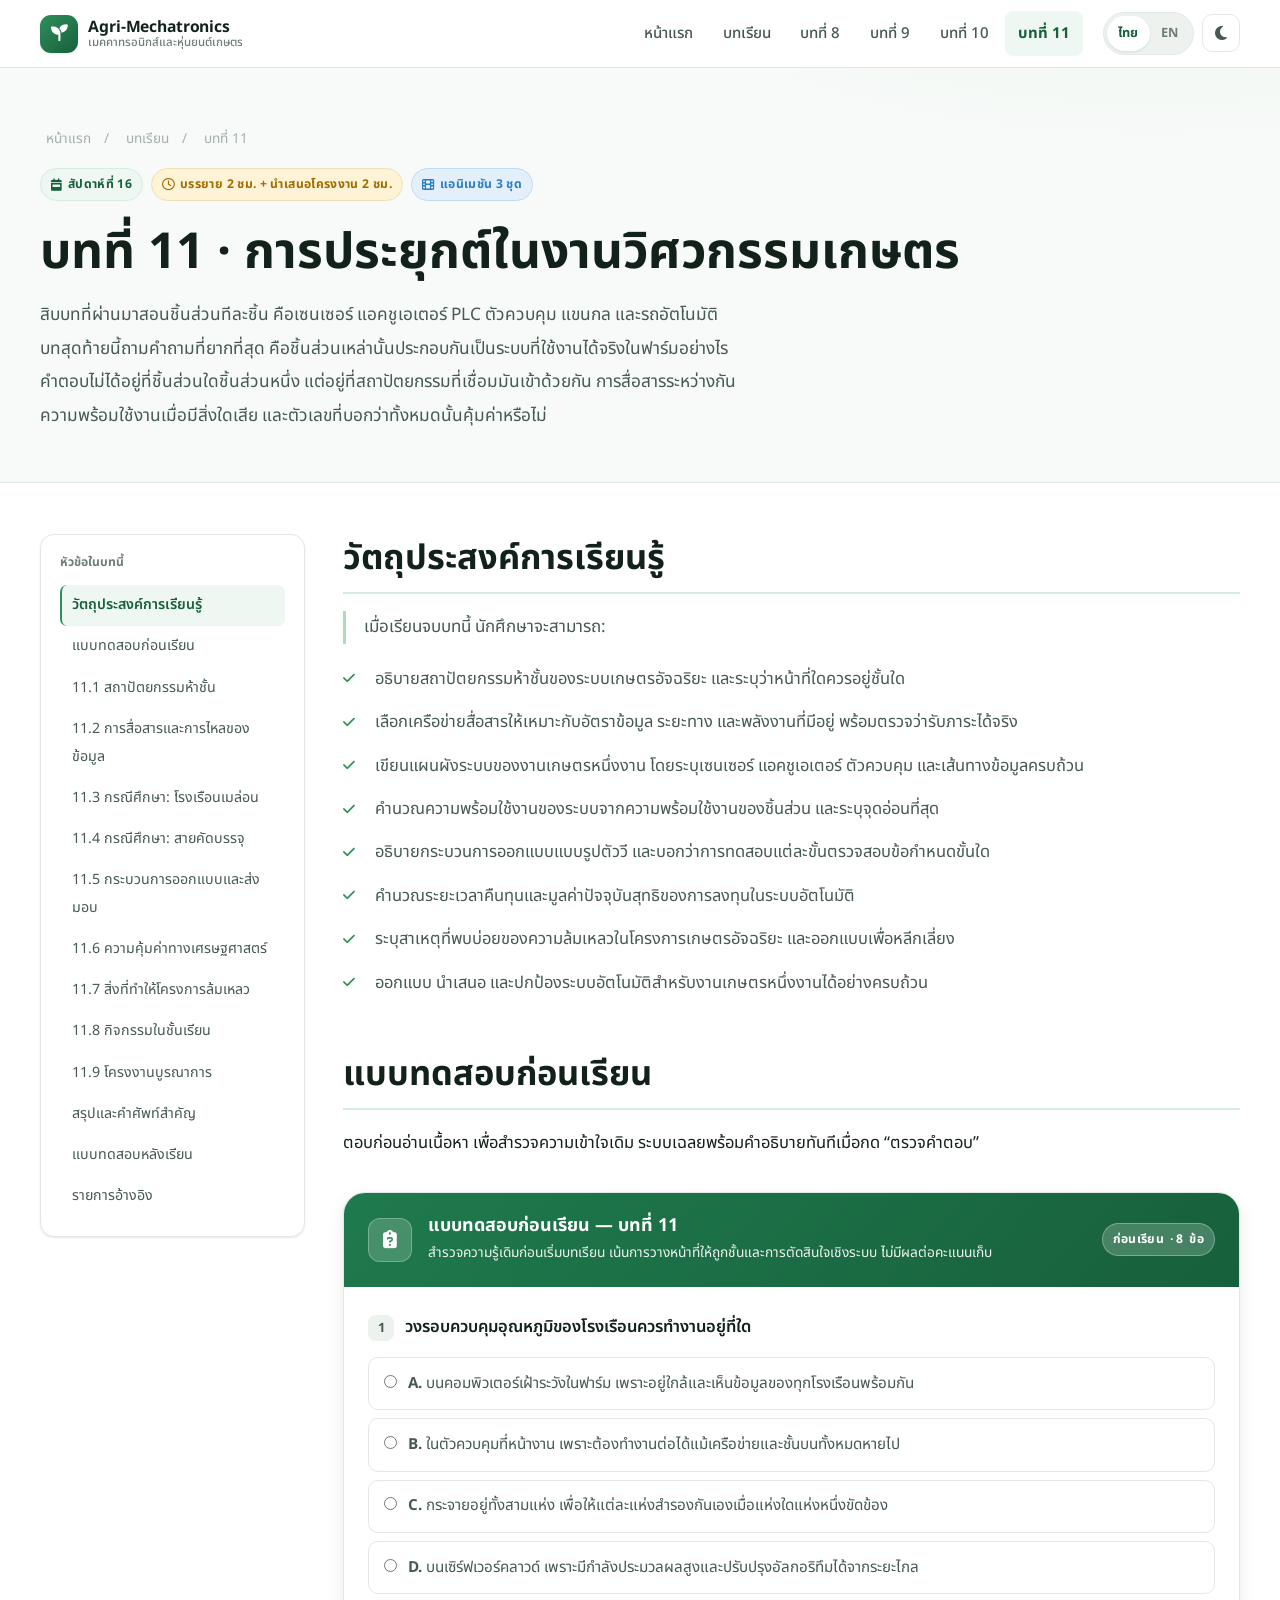
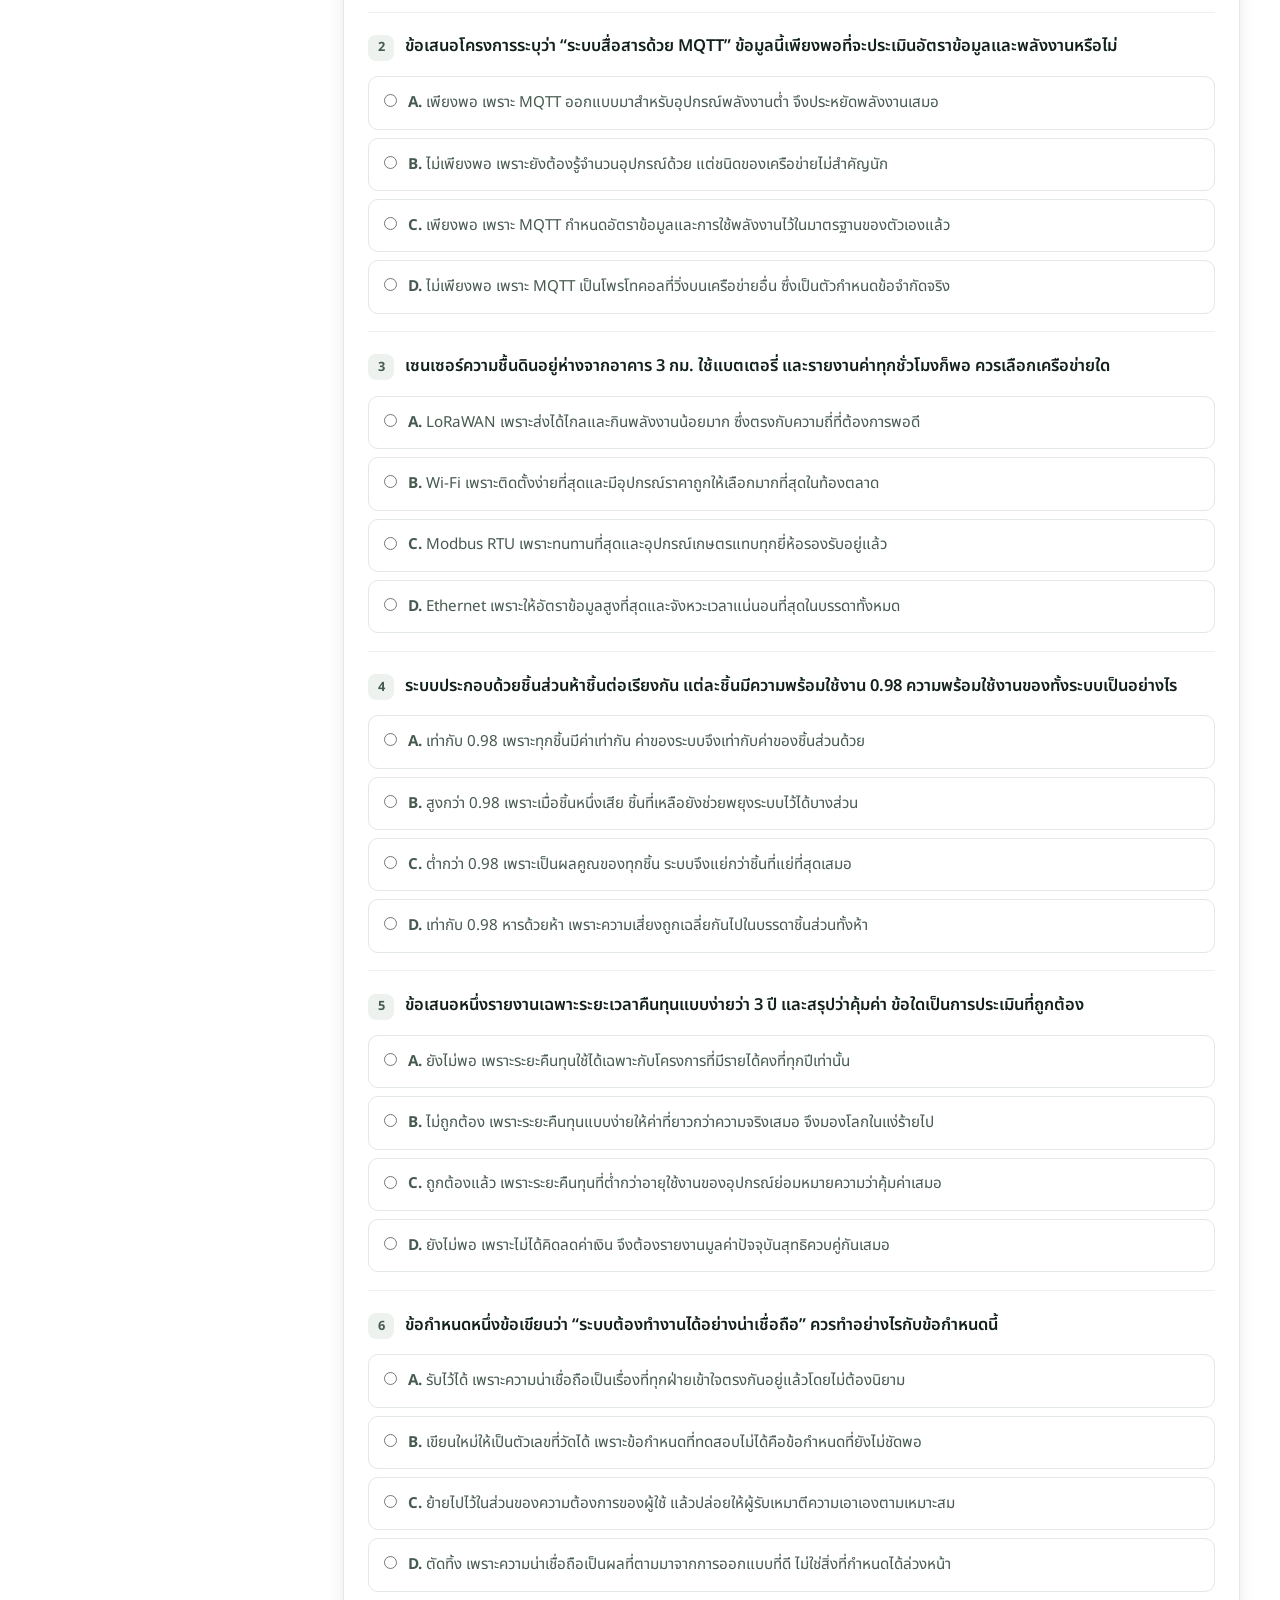
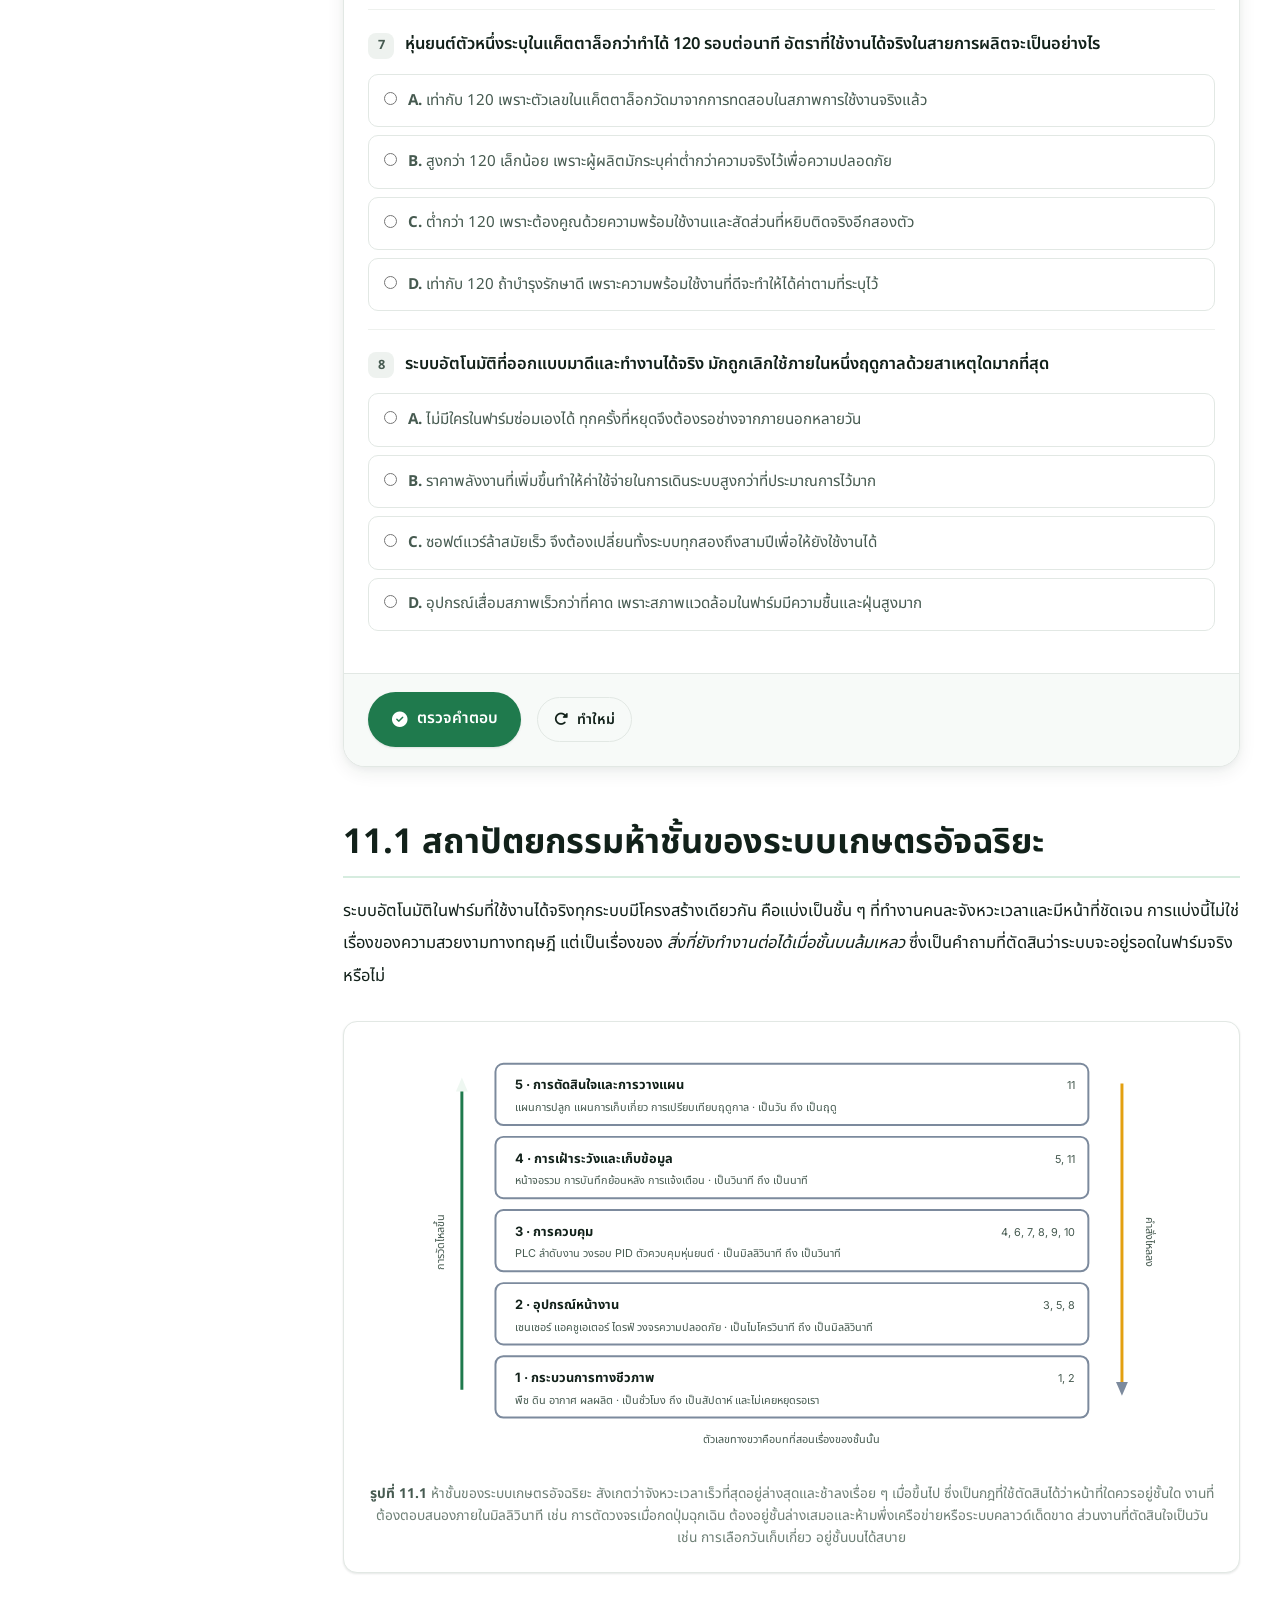
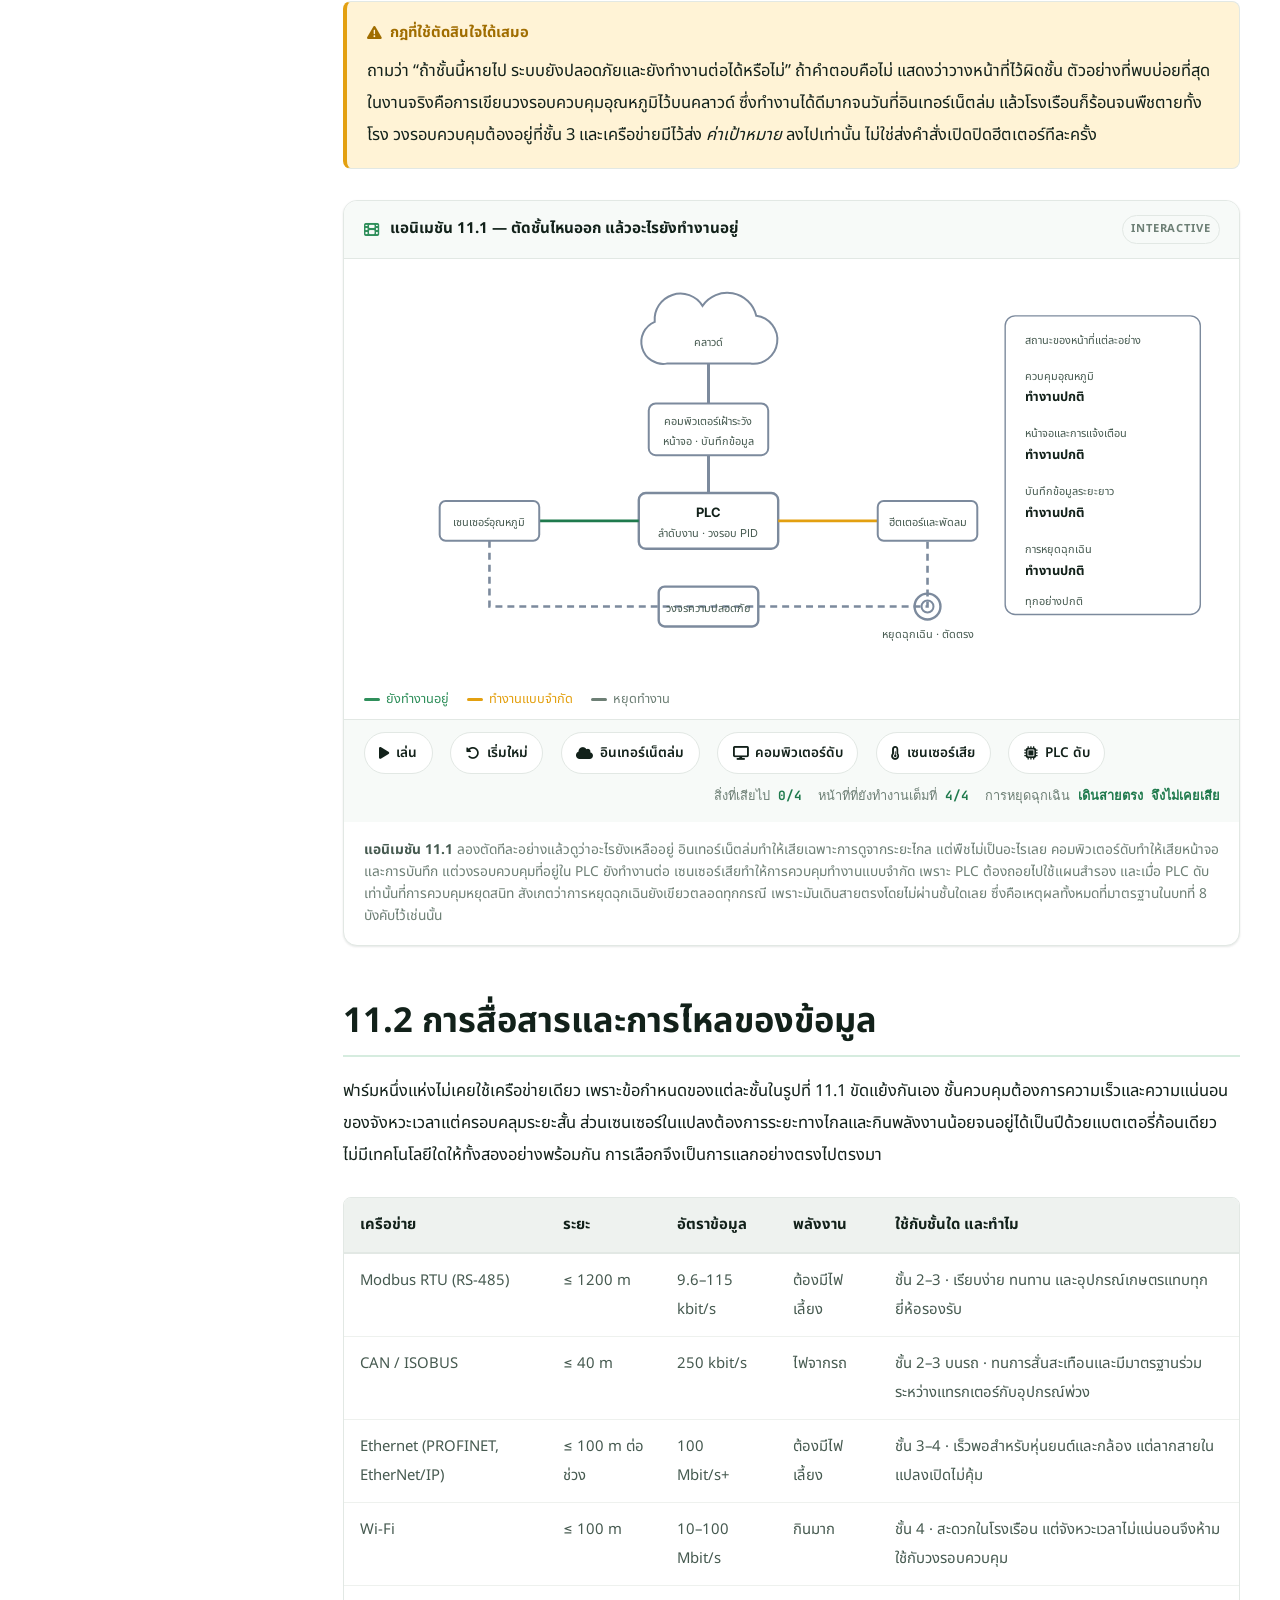
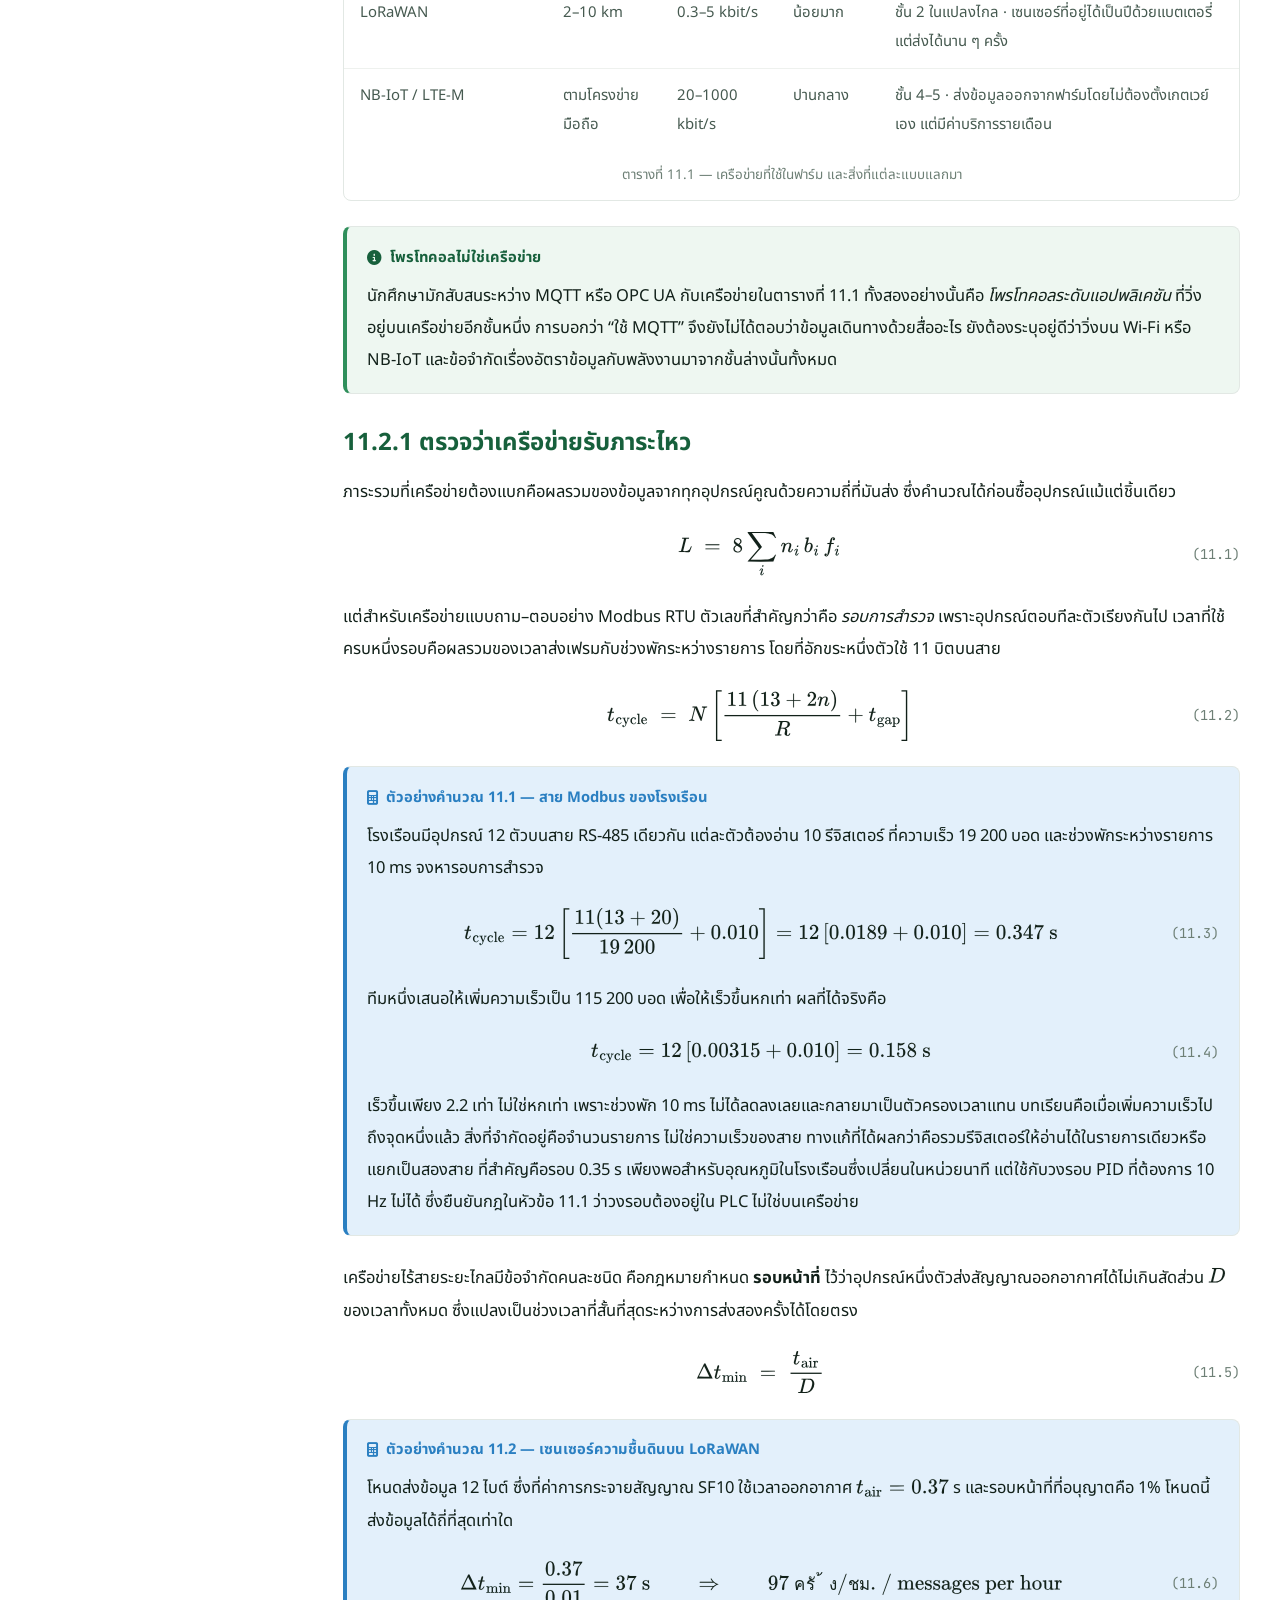
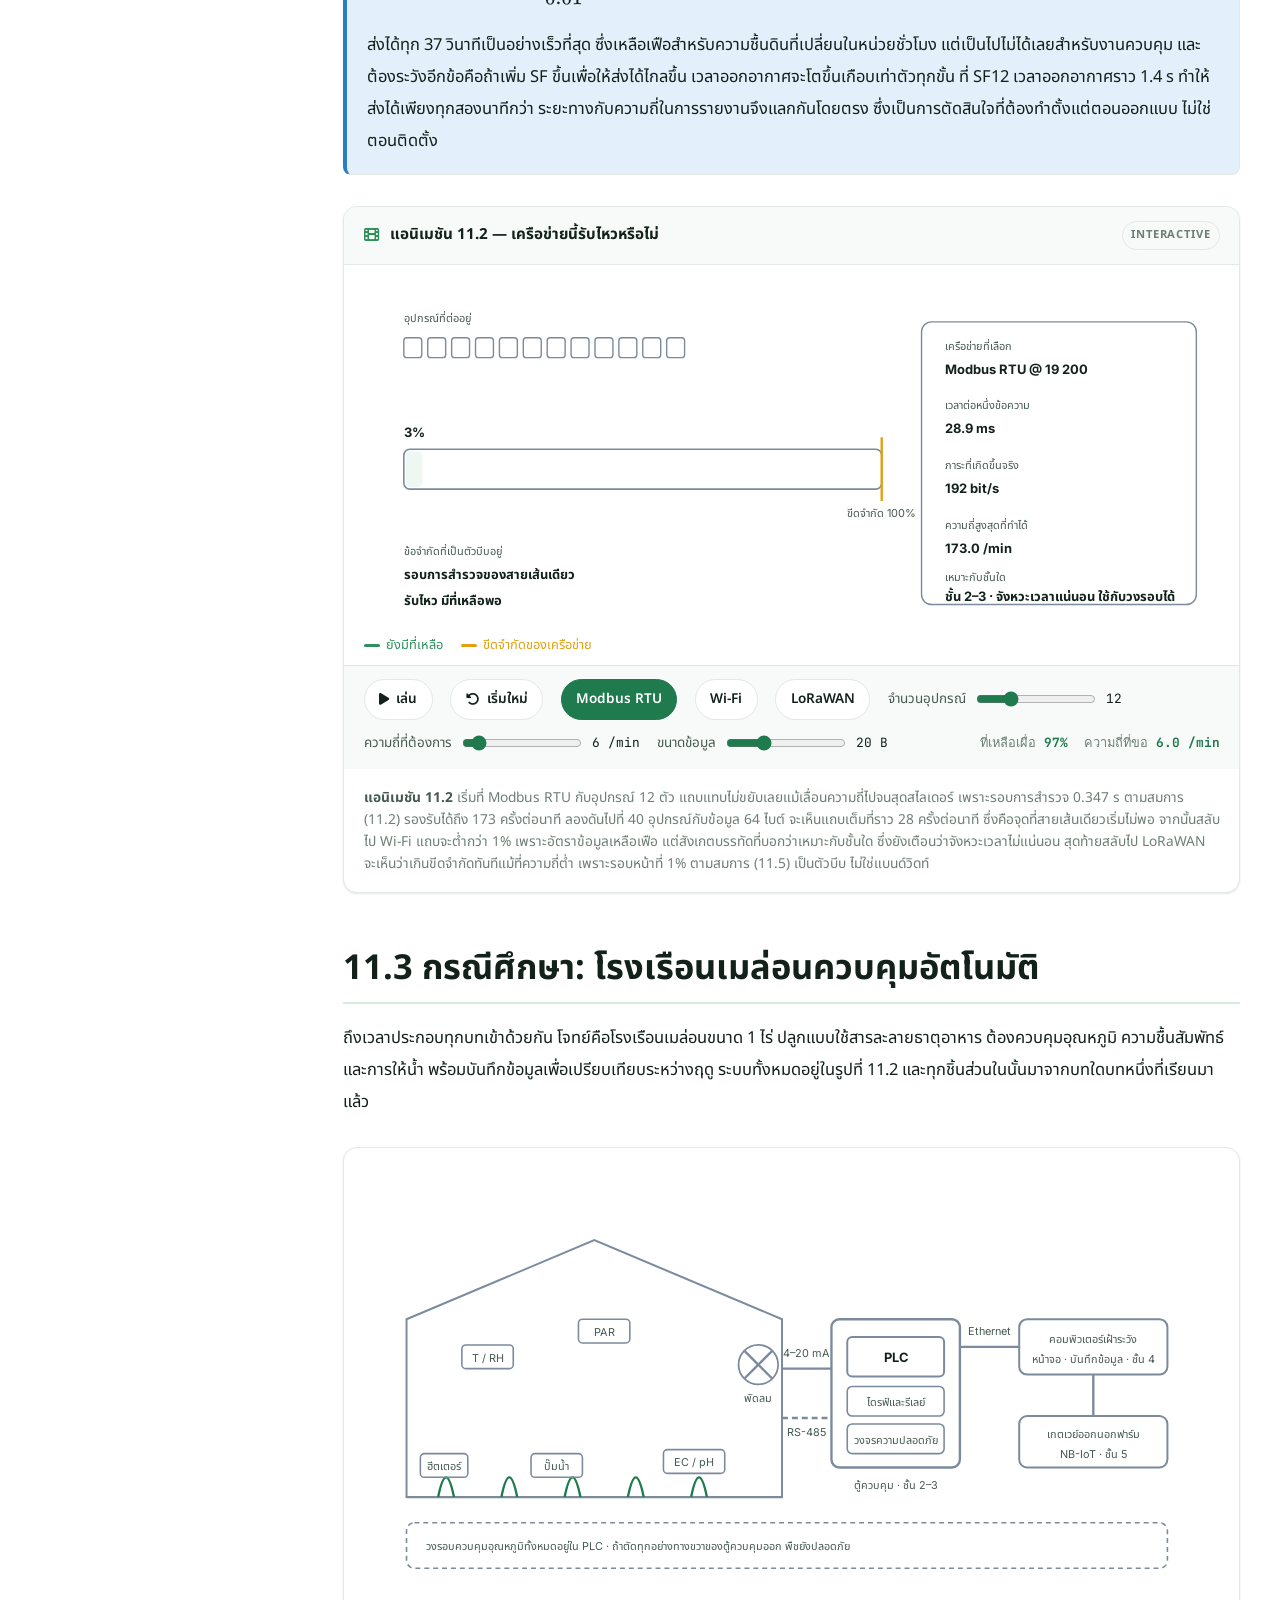
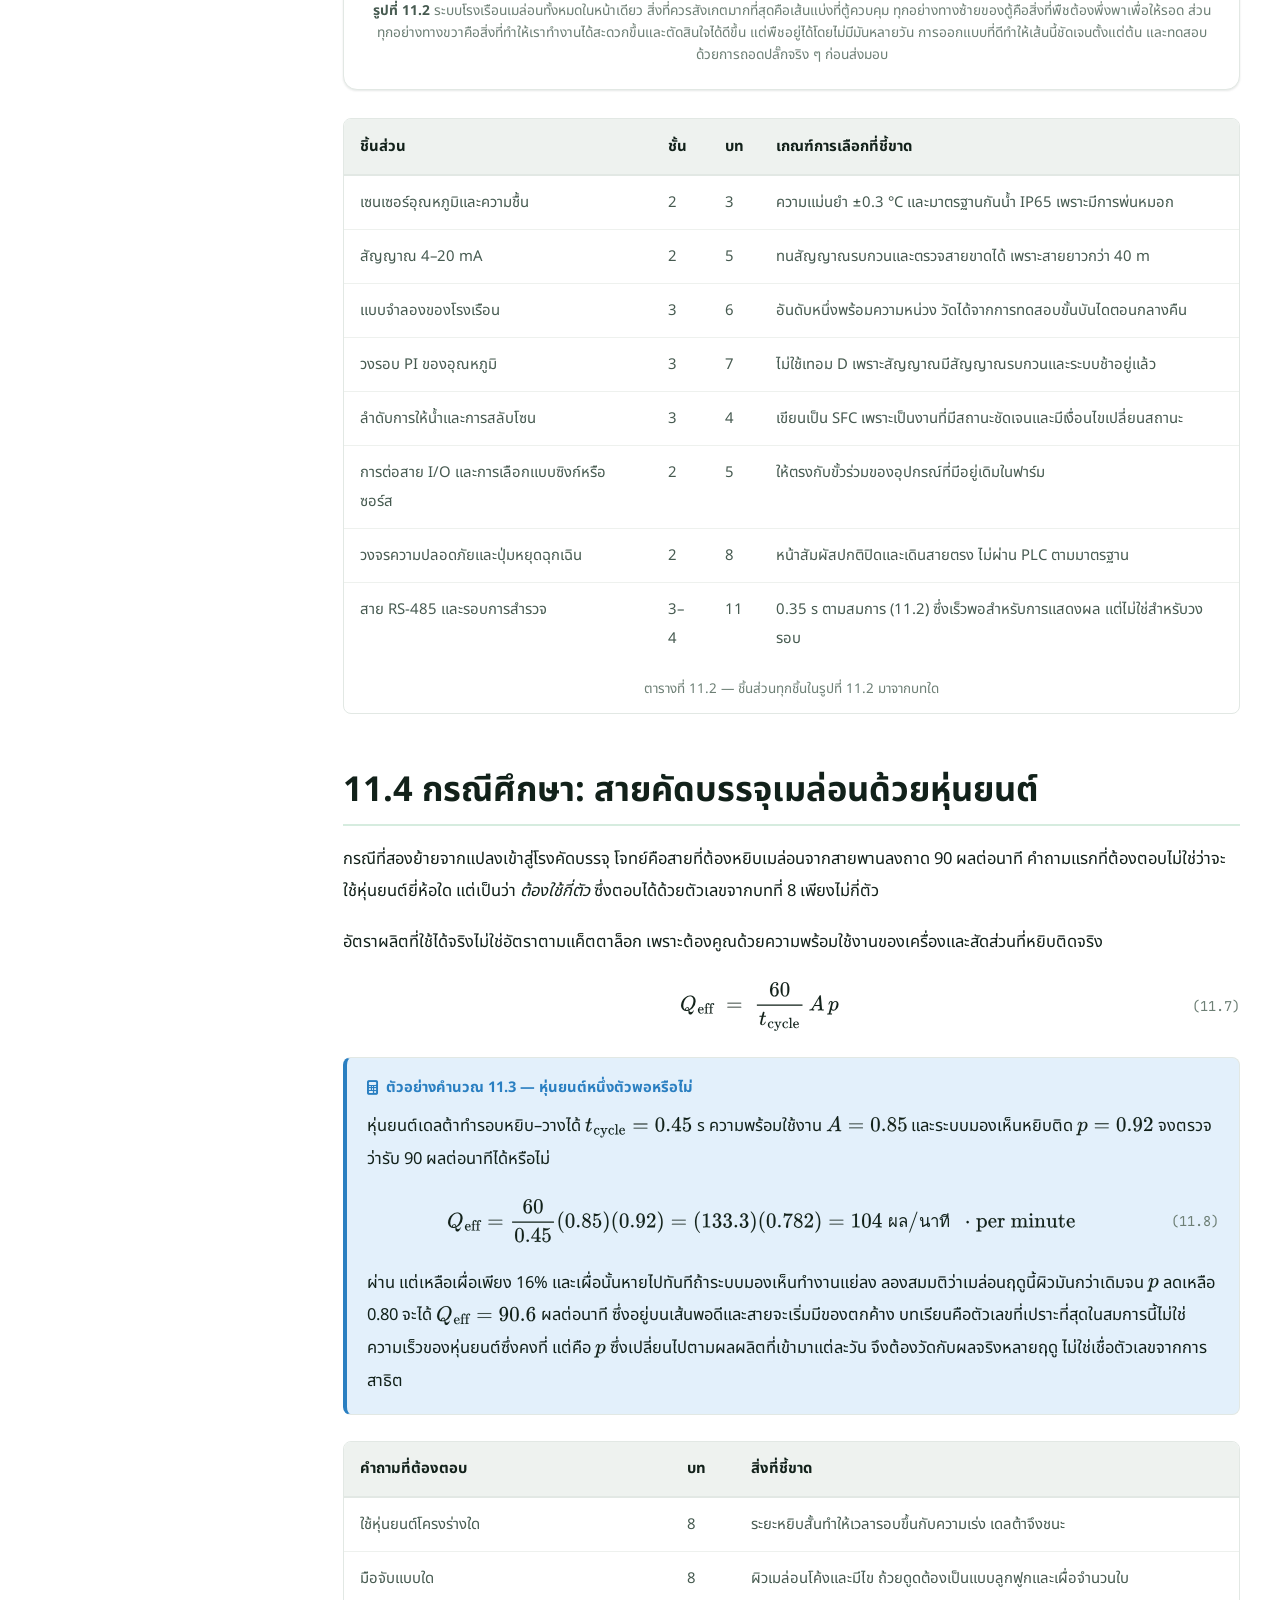
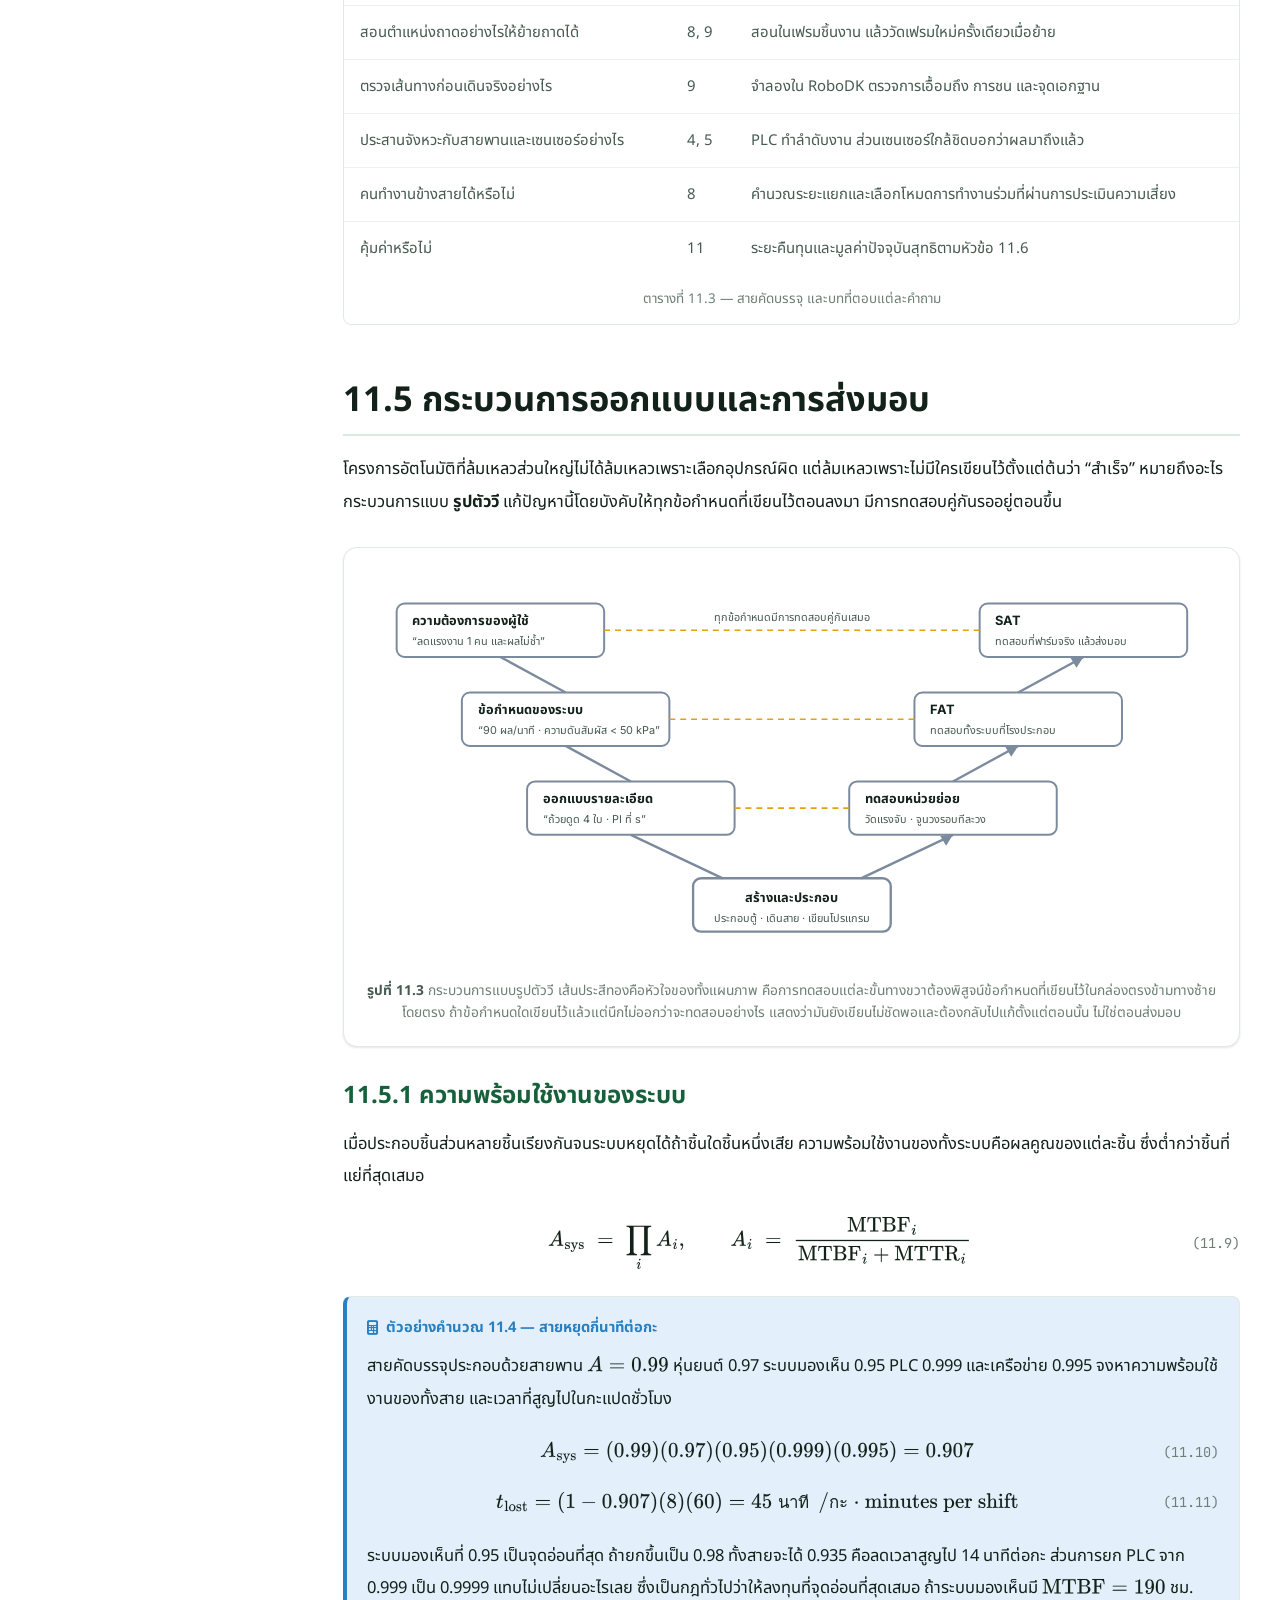
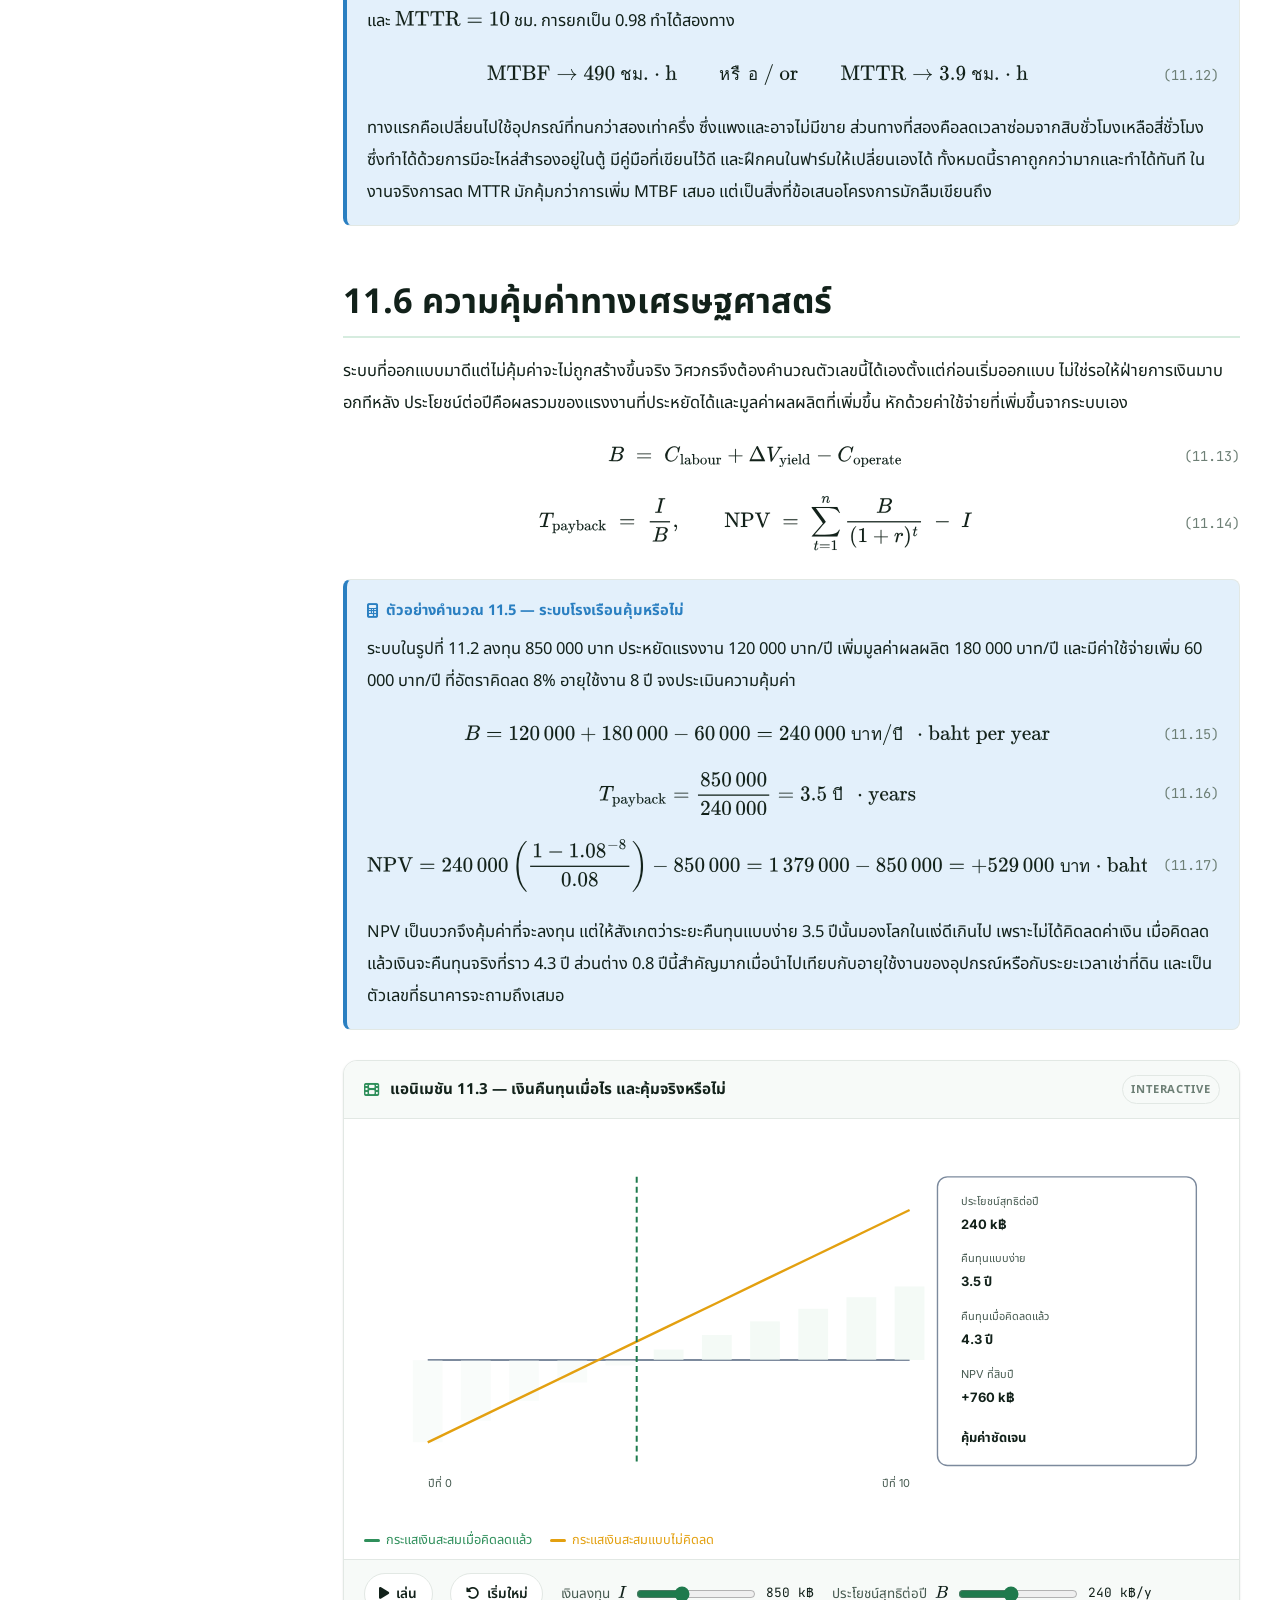
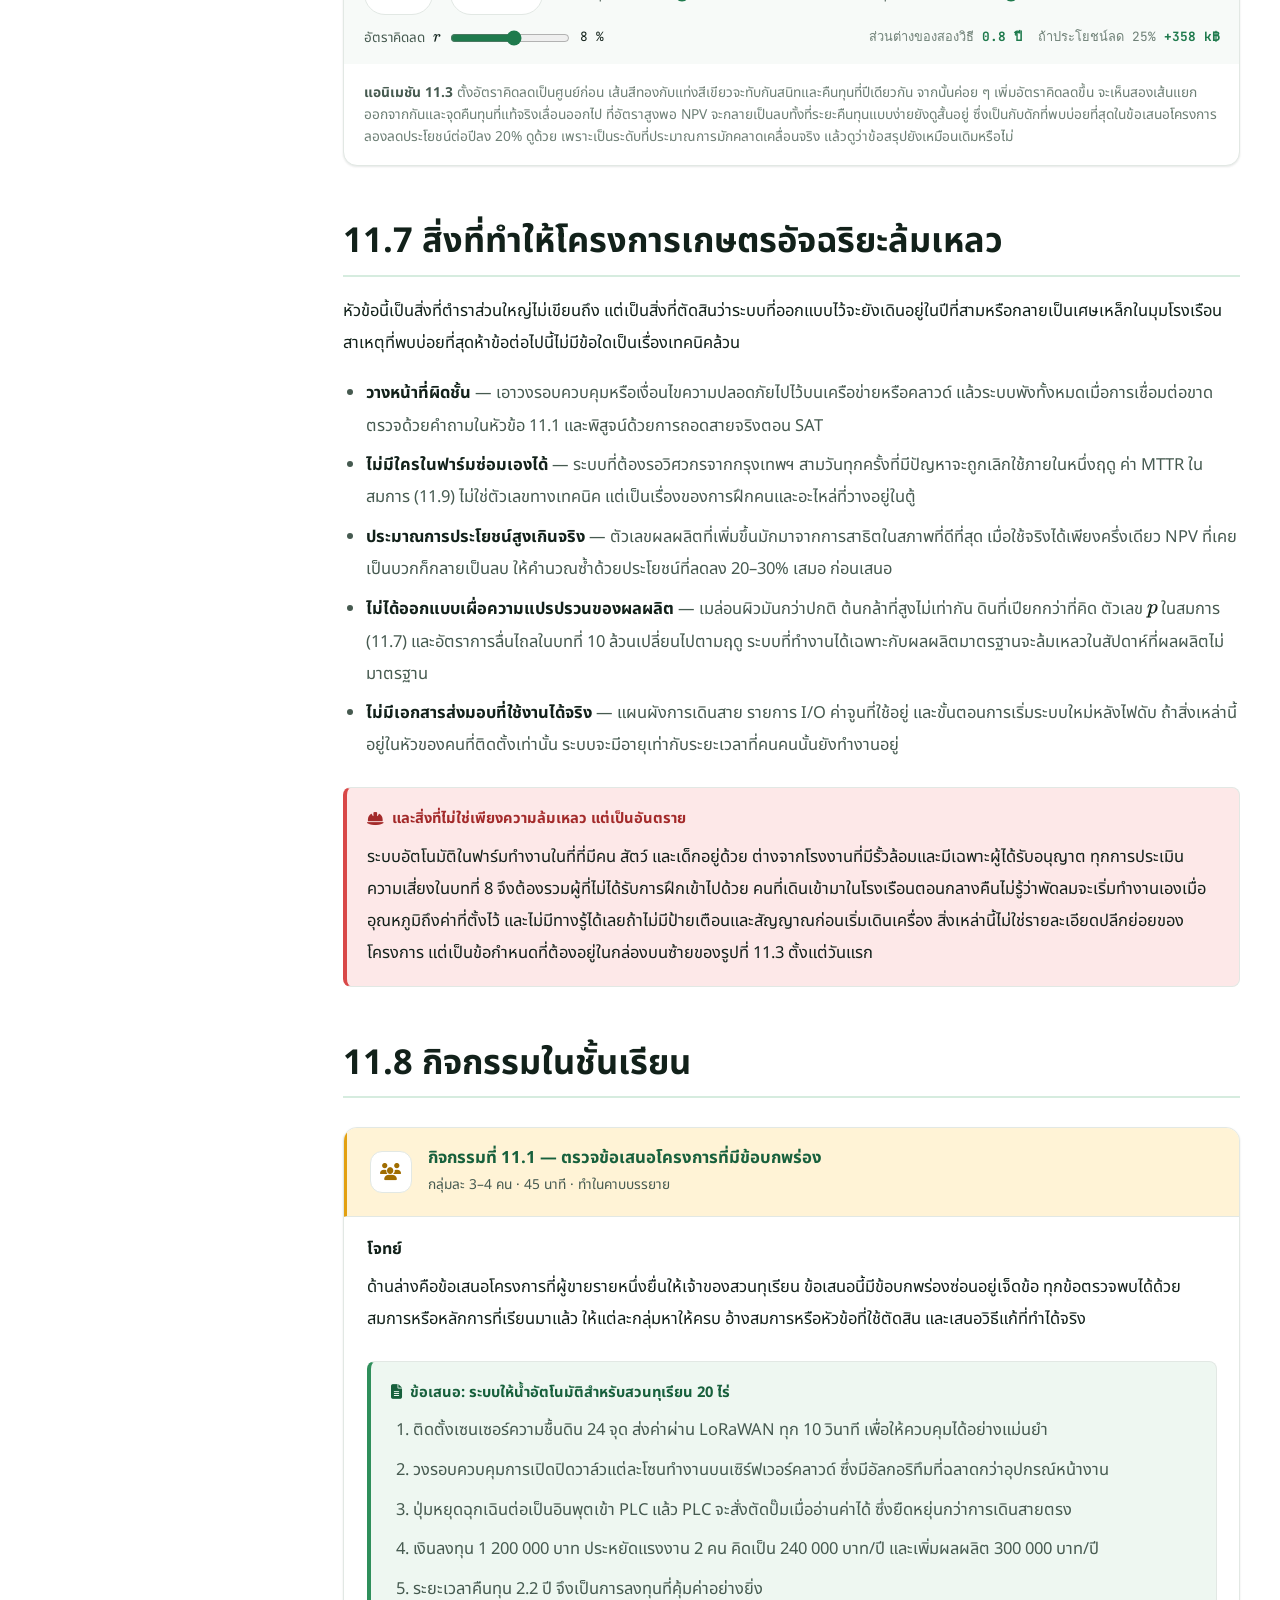
<file: chapters/ch11.html>
<!DOCTYPE html>
<html lang="th" data-lang="th" data-theme="light">
<head>
<meta charset="UTF-8">
<meta name="viewport" content="width=device-width, initial-scale=1">
<title data-title-th="บทที่ 11 · การประยุกต์ในงานวิศวกรรมเกษตร" data-title-en="Chapter 11 · Applications in Agricultural Engineering">Chapter 11 · Applications in Agricultural Engineering</title>
<meta name="description" content="Chapter 11: the layered architecture of a smart farm, networks and data flow, two integrated case studies, the design and handover process, availability, the economics of automation, and the integrated design project.">
<meta name="author" content="Jedsada Saijai">
<link rel="preconnect" href="https://fonts.googleapis.com">
<link rel="preconnect" href="https://fonts.gstatic.com" crossorigin>
<link href="https://fonts.googleapis.com/css2?family=Inter:wght@400;500;600;700;800&family=Noto+Sans+Thai:wght@400;500;600;700;800&family=JetBrains+Mono:wght@400;600&display=swap" rel="stylesheet">
<link rel="stylesheet" href="https://cdnjs.cloudflare.com/ajax/libs/font-awesome/6.5.2/css/all.min.css">
<link rel="stylesheet" href="../css/style.css">
<script src="../js/math.js"></script>
<script src="../js/anim.js"></script>
<link rel="icon" href="data:image/svg+xml,<svg xmlns='http://www.w3.org/2000/svg' viewBox='0 0 100 100'><text y='.9em' font-size='90'>🌱</text></svg>">
<script>
  (function () {
    try {
      var l = localStorage.getItem('amr-lang') || 'th';
      var t = localStorage.getItem('amr-theme') || 'light';
      document.documentElement.setAttribute('data-lang', l);
      document.documentElement.setAttribute('lang', l);
      document.documentElement.setAttribute('data-theme', t);
    } catch (e) {}
  })();
</script>
</head>
<body>
<a class="skip-link" href="#main"><span data-lang-th>ข้ามไปยังเนื้อหาหลัก</span><span data-lang-en>Skip to main content</span></a>

<!-- ===================================================== Navigation ====== -->
<header class="nav">
  <div class="nav__inner">
    <a class="brand" href="../index.html">
      <span class="brand__mark"><i class="fa-solid fa-seedling"></i></span>
      <span class="brand__text">
        <b>Agri&#8209;Mechatronics</b>
        <span data-lang-th>เมคคาทรอนิกส์และหุ่นยนต์เกษตร</span>
        <span data-lang-en>Mechatronics &amp; Robotics</span>
      </span>
    </a>

    <nav class="nav__links" id="navLinks">
      <a href="../index.html"><span data-lang-th>หน้าแรก</span><span data-lang-en>Home</span></a>
      <a href="../index.html#chapters"><span data-lang-th>บทเรียน</span><span data-lang-en>Chapters</span></a>
      <a href="ch08.html"><span data-lang-th>บทที่ 8</span><span data-lang-en>Ch 8</span></a>
      <a href="ch09.html"><span data-lang-th>บทที่ 9</span><span data-lang-en>Ch 9</span></a>
      <a href="ch10.html"><span data-lang-th>บทที่ 10</span><span data-lang-en>Ch 10</span></a>
      <a href="ch11.html" class="is-active"><span data-lang-th>บทที่ 11</span><span data-lang-en>Ch 11</span></a>
    </nav>

    <div class="nav__tools">
      <div class="lang-switch" role="group" aria-label="Language">
        <button type="button" data-set-lang="th" aria-pressed="true">ไทย</button>
        <button type="button" data-set-lang="en" aria-pressed="false">EN</button>
      </div>
      <button class="icon-btn" type="button" data-toggle-theme aria-label="Toggle dark mode"><i class="fa-solid fa-moon"></i></button>
      <button class="icon-btn nav__toggle" type="button" aria-label="Menu" aria-expanded="false" aria-controls="navLinks"><i class="fa-solid fa-bars"></i></button>
    </div>
  </div>
</header>
<div class="reading-bar"></div>

<!-- ==================================================== Chapter hero ===== -->
<section class="ch-hero">
  <div class="wrap">
    <div class="crumbs">
      <a href="../index.html"><span data-lang-th>หน้าแรก</span><span data-lang-en>Home</span></a><span>/</span>
      <a href="../index.html#chapters"><span data-lang-th>บทเรียน</span><span data-lang-en>Chapters</span></a><span>/</span>
      <span data-lang-th>บทที่ 11</span><span data-lang-en>Chapter 11</span>
    </div>

    <div class="ch-hero__meta">
      <span class="badge"><i class="fa-solid fa-calendar-week"></i> <span data-lang-th>สัปดาห์ที่ 16</span><span data-lang-en>Week 16</span></span>
      <span class="badge badge--gold"><i class="fa-regular fa-clock"></i> <span data-lang-th>บรรยาย 2 ชม. + นำเสนอโครงงาน 2 ชม.</span><span data-lang-en>2 h lecture + 2 h project presentations</span></span>
      <span class="badge badge--sky"><i class="fa-solid fa-film"></i> <span data-lang-th>แอนิเมชัน 3 ชุด</span><span data-lang-en>3 animations</span></span>
    </div>

    <h1>
      <span data-lang-th>บทที่ 11 · การประยุกต์ในงานวิศวกรรมเกษตร</span>
      <span data-lang-en>Chapter 11 · Applications in Agricultural Engineering</span>
    </h1>
    <p class="ch-hero__lead">
      <span data-lang-th>สิบบทที่ผ่านมาสอนชิ้นส่วนทีละชิ้น คือเซนเซอร์ แอคชูเอเตอร์ PLC ตัวควบคุม แขนกล และรถอัตโนมัติ บทสุดท้ายนี้ถามคำถามที่ยากที่สุด คือชิ้นส่วนเหล่านั้นประกอบกันเป็นระบบที่ใช้งานได้จริงในฟาร์มอย่างไร คำตอบไม่ได้อยู่ที่ชิ้นส่วนใดชิ้นส่วนหนึ่ง แต่อยู่ที่สถาปัตยกรรมที่เชื่อมมันเข้าด้วยกัน การสื่อสารระหว่างกัน ความพร้อมใช้งานเมื่อมีสิ่งใดเสีย และตัวเลขที่บอกว่าทั้งหมดนั้นคุ้มค่าหรือไม่</span>
      <span data-lang-en>Ten chapters have taught the pieces one at a time: sensors, actuators, PLCs, controllers, arms and autonomous vehicles. This last chapter asks the hardest question — how those pieces assemble into something that actually works on a farm. The answer lies not in any one piece but in the architecture that joins them, how they talk to each other, what survives when one of them fails, and the figures that say whether any of it was worth doing.</span>
    </p>
  </div>
</section>

<main id="main">
<div class="wrap ch-layout">

  <!-- ================================================== Sidebar TOC ====== -->
  <aside class="toc">
    <h4><span data-lang-th>หัวข้อในบทนี้</span><span data-lang-en>In this chapter</span></h4>
    <ol>
      <li><a href="#objectives"><span data-lang-th>วัตถุประสงค์การเรียนรู้</span><span data-lang-en>Learning objectives</span></a></li>
      <li><a href="#pretest"><span data-lang-th>แบบทดสอบก่อนเรียน</span><span data-lang-en>Pre-test</span></a></li>
      <li><a href="#architecture"><span data-lang-th>11.1 สถาปัตยกรรมห้าชั้น</span><span data-lang-en>11.1 The five-layer architecture</span></a></li>
      <li><a href="#networks"><span data-lang-th>11.2 การสื่อสารและการไหลของข้อมูล</span><span data-lang-en>11.2 Networks and data flow</span></a></li>
      <li><a href="#greenhouse"><span data-lang-th>11.3 กรณีศึกษา: โรงเรือนเมล่อน</span><span data-lang-en>11.3 Case study: a melon greenhouse</span></a></li>
      <li><a href="#packline"><span data-lang-th>11.4 กรณีศึกษา: สายคัดบรรจุ</span><span data-lang-en>11.4 Case study: a packing line</span></a></li>
      <li><a href="#process"><span data-lang-th>11.5 กระบวนการออกแบบและส่งมอบ</span><span data-lang-en>11.5 Designing and handing over</span></a></li>
      <li><a href="#economics"><span data-lang-th>11.6 ความคุ้มค่าทางเศรษฐศาสตร์</span><span data-lang-en>11.6 The economics</span></a></li>
      <li><a href="#failure"><span data-lang-th>11.7 สิ่งที่ทำให้โครงการล้มเหลว</span><span data-lang-en>11.7 Why projects fail</span></a></li>
      <li><a href="#activity"><span data-lang-th>11.8 กิจกรรมในชั้นเรียน</span><span data-lang-en>11.8 In-class activity</span></a></li>
      <li><a href="#project"><span data-lang-th>11.9 โครงงานบูรณาการ</span><span data-lang-en>11.9 The integrated project</span></a></li>
      <li><a href="#summary"><span data-lang-th>สรุปและคำศัพท์สำคัญ</span><span data-lang-en>Summary &amp; key terms</span></a></li>
      <li><a href="#posttest"><span data-lang-th>แบบทดสอบหลังเรียน</span><span data-lang-en>Post-test</span></a></li>
      <li><a href="#references"><span data-lang-th>รายการอ้างอิง</span><span data-lang-en>References</span></a></li>
    </ol>
  </aside>

  <!-- ===================================================== Article ======= -->
  <article class="article">

    <!-- ----------------------------------------------- Objectives ------- -->
    <section id="objectives">
      <h2><span data-lang-th>วัตถุประสงค์การเรียนรู้</span><span data-lang-en>Learning objectives</span></h2>
      <p class="lead">
        <span data-lang-th>เมื่อเรียนจบบทนี้ นักศึกษาจะสามารถ:</span>
        <span data-lang-en>After completing this chapter, students will be able to:</span>
      </p>
      <ul class="objectives">
        <li><span data-lang-th>อธิบายสถาปัตยกรรมห้าชั้นของระบบเกษตรอัจฉริยะ และระบุว่าหน้าที่ใดควรอยู่ชั้นใด</span><span data-lang-en>Describe the five-layer architecture of a smart farm and place each function in the right layer.</span></li>
        <li><span data-lang-th>เลือกเครือข่ายสื่อสารให้เหมาะกับอัตราข้อมูล ระยะทาง และพลังงานที่มีอยู่ พร้อมตรวจว่ารับภาระได้จริง</span><span data-lang-en>Choose a network for the data rate, range and power available, and check that it can carry the load.</span></li>
        <li><span data-lang-th>เขียนแผนผังระบบของงานเกษตรหนึ่งงาน โดยระบุเซนเซอร์ แอคชูเอเตอร์ ตัวควบคุม และเส้นทางข้อมูลครบถ้วน</span><span data-lang-en>Draw the system diagram of one agricultural task, naming every sensor, actuator, controller and data path.</span></li>
        <li><span data-lang-th>คำนวณความพร้อมใช้งานของระบบจากความพร้อมใช้งานของชิ้นส่วน และระบุจุดอ่อนที่สุด</span><span data-lang-en>Compute system availability from component availability and identify the weakest point.</span></li>
        <li><span data-lang-th>อธิบายกระบวนการออกแบบแบบรูปตัววี และบอกว่าการทดสอบแต่ละขั้นตรวจสอบข้อกำหนดขั้นใด</span><span data-lang-en>Explain the V-model and say which level of requirement each test verifies.</span></li>
        <li><span data-lang-th>คำนวณระยะเวลาคืนทุนและมูลค่าปัจจุบันสุทธิของการลงทุนในระบบอัตโนมัติ</span><span data-lang-en>Compute the payback period and net present value of an investment in automation.</span></li>
        <li><span data-lang-th>ระบุสาเหตุที่พบบ่อยของความล้มเหลวในโครงการเกษตรอัจฉริยะ และออกแบบเพื่อหลีกเลี่ยง</span><span data-lang-en>Name the common causes of failure in smart-farm projects and design against them.</span></li>
        <li><span data-lang-th>ออกแบบ นำเสนอ และปกป้องระบบอัตโนมัติสำหรับงานเกษตรหนึ่งงานได้อย่างครบถ้วน</span><span data-lang-en>Design, present and defend a complete automated system for one agricultural task.</span></li>
      </ul>
    </section>

    <!-- ------------------------------------------------- Pre-test ------- -->
    <section id="pretest">
      <h2><span data-lang-th>แบบทดสอบก่อนเรียน</span><span data-lang-en>Pre-test</span></h2>
      <p>
        <span data-lang-th>ตอบก่อนอ่านเนื้อหา เพื่อสำรวจความเข้าใจเดิม ระบบเฉลยพร้อมคำอธิบายทันทีเมื่อกด “ตรวจคำตอบ”</span>
        <span data-lang-en>Answer before reading. Explanations appear as soon as you check your answers.</span>
      </p>
      <div data-quiz="ch11-pre"></div>
    </section>

    <!-- ---------------------------------------------------- 11.1 -------- -->
    <section id="architecture">
      <h2><span data-lang-th>11.1 สถาปัตยกรรมห้าชั้นของระบบเกษตรอัจฉริยะ</span><span data-lang-en>11.1 The five-layer architecture of a smart farm</span></h2>

      <p>
        <span data-lang-th>ระบบอัตโนมัติในฟาร์มที่ใช้งานได้จริงทุกระบบมีโครงสร้างเดียวกัน คือแบ่งเป็นชั้น ๆ ที่ทำงานคนละจังหวะเวลาและมีหน้าที่ชัดเจน การแบ่งนี้ไม่ใช่เรื่องของความสวยงามทางทฤษฎี แต่เป็นเรื่องของ <em>สิ่งที่ยังทำงานต่อได้เมื่อชั้นบนล้มเหลว</em> ซึ่งเป็นคำถามที่ตัดสินว่าระบบจะอยู่รอดในฟาร์มจริงหรือไม่</span>
        <span data-lang-en>Every farm automation system that genuinely works has the same shape: layers that run on different timescales with clearly separated duties. The division is not a matter of theoretical tidiness but of <em>what keeps working when a higher layer fails</em> — the question that decides whether a system survives on a real farm.</span>
      </p>

      <!-- ===================== Figure 11.1 ===================== -->
      <figure class="figure">
        <svg viewBox="0 0 860 430" role="img" aria-label="The five layers of a smart farm system, from the biological process at the bottom to planning at the top, with measurement flowing up and commands flowing down">
          <!-- layer 5 -->
          <rect x="130" y="20" width="600" height="62" rx="8" class="dg-fill-sky dg-stroke" stroke-width="2"/>
          <text class="dg-text-b" x="150" y="46" data-lang-th>5 · การตัดสินใจและการวางแผน</text>
          <text class="dg-text-b" x="150" y="46" data-lang-en>5 · Decision and planning</text>
          <text class="dg-text-sm" x="150" y="68" data-lang-th>แผนการปลูก แผนการเก็บเกี่ยว การเปรียบเทียบฤดูกาล · เป็นวัน ถึง เป็นฤดู</text>
          <text class="dg-text-sm" x="150" y="68" data-lang-en>cropping plans, harvest scheduling, season comparisons · days to seasons</text>

          <!-- layer 4 -->
          <rect x="130" y="94" width="600" height="62" rx="8" class="dg-fill-soft dg-stroke" stroke-width="2"/>
          <text class="dg-text-b" x="150" y="120" data-lang-th>4 · การเฝ้าระวังและเก็บข้อมูล</text>
          <text class="dg-text-b" x="150" y="120" data-lang-en>4 · Supervision and data</text>
          <text class="dg-text-sm" x="150" y="142" data-lang-th>หน้าจอรวม การบันทึกย้อนหลัง การแจ้งเตือน · เป็นวินาที ถึง เป็นนาที</text>
          <text class="dg-text-sm" x="150" y="142" data-lang-en>dashboards, historians, alarms · seconds to minutes</text>

          <!-- layer 3 -->
          <rect x="130" y="168" width="600" height="62" rx="8" class="dg-fill-green dg-stroke" stroke-width="2"/>
          <text class="dg-text-b" x="150" y="194" data-lang-th>3 · การควบคุม</text>
          <text class="dg-text-b" x="150" y="194" data-lang-en>3 · Control</text>
          <text class="dg-text-sm" x="150" y="216" data-lang-th>PLC ลำดับงาน วงรอบ PID ตัวควบคุมหุ่นยนต์ · เป็นมิลลิวินาที ถึง เป็นวินาที</text>
          <text class="dg-text-sm" x="150" y="216" data-lang-en>PLC sequencing, PID loops, robot controllers · milliseconds to seconds</text>

          <!-- layer 2 -->
          <rect x="130" y="242" width="600" height="62" rx="8" class="dg-fill-gold dg-stroke" stroke-width="2"/>
          <text class="dg-text-b" x="150" y="268" data-lang-th>2 · อุปกรณ์หน้างาน</text>
          <text class="dg-text-b" x="150" y="268" data-lang-en>2 · Field devices</text>
          <text class="dg-text-sm" x="150" y="290" data-lang-th>เซนเซอร์ แอคชูเอเตอร์ ไดรฟ์ วงจรความปลอดภัย · เป็นไมโครวินาที ถึง เป็นมิลลิวินาที</text>
          <text class="dg-text-sm" x="150" y="290" data-lang-en>sensors, actuators, drives, safety circuits · microseconds to milliseconds</text>

          <!-- layer 1 -->
          <rect x="130" y="316" width="600" height="62" rx="8" class="dg-fill-steel dg-stroke" stroke-width="2"/>
          <text class="dg-text-b" x="150" y="342" data-lang-th>1 · กระบวนการทางชีวภาพ</text>
          <text class="dg-text-b" x="150" y="342" data-lang-en>1 · The biological process</text>
          <text class="dg-text-sm" x="150" y="364" data-lang-th>พืช ดิน อากาศ ผลผลิต · เป็นชั่วโมง ถึง เป็นสัปดาห์ และไม่เคยหยุดรอเรา</text>
          <text class="dg-text-sm" x="150" y="364" data-lang-en>crop, soil, climate, produce · hours to weeks, and it never waits for us</text>

          <!-- measurement flows up on the left -->
          <line x1="96" y1="350" x2="96" y2="40" class="dg-stroke-green" stroke-width="3"/>
          <polygon points="96,34 90,48 102,48" class="dg-fill-green"/>
          <text class="dg-text-sm" x="78" y="200" text-anchor="middle" transform="rotate(-90 78 200)" data-lang-th>การวัดไหลขึ้น</text>
          <text class="dg-text-sm" x="78" y="200" text-anchor="middle" transform="rotate(-90 78 200)" data-lang-en>measurement flows up</text>

          <!-- commands flow down on the right -->
          <line x1="764" y1="40" x2="764" y2="350" class="dg-stroke-gold" stroke-width="3"/>
          <polygon points="764,356 758,342 770,342" class="dg-arrow"/>
          <text class="dg-text-sm" x="788" y="200" text-anchor="middle" transform="rotate(90 788 200)" data-lang-th>คำสั่งไหลลง</text>
          <text class="dg-text-sm" x="788" y="200" text-anchor="middle" transform="rotate(90 788 200)" data-lang-en>commands flow down</text>

          <!-- where each chapter lives -->
          <text class="dg-text-sm" x="716" y="46" text-anchor="end">11</text>
          <text class="dg-text-sm" x="716" y="120" text-anchor="end">5, 11</text>
          <text class="dg-text-sm" x="716" y="194" text-anchor="end">4, 6, 7, 8, 9, 10</text>
          <text class="dg-text-sm" x="716" y="268" text-anchor="end">3, 5, 8</text>
          <text class="dg-text-sm" x="716" y="342" text-anchor="end">1, 2</text>
          <text class="dg-text-sm" x="430" y="404" text-anchor="middle" data-lang-th>ตัวเลขทางขวาคือบทที่สอนเรื่องของชั้นนั้น</text>
          <text class="dg-text-sm" x="430" y="404" text-anchor="middle" data-lang-en>the numbers at the right are the chapters that cover each layer</text>
        </svg>
        <figcaption>
          <b><span data-lang-th>รูปที่ 11.1</span><span data-lang-en>Figure 11.1</span></b>
          <span data-lang-th> ห้าชั้นของระบบเกษตรอัจฉริยะ สังเกตว่าจังหวะเวลาเร็วที่สุดอยู่ล่างสุดและช้าลงเรื่อย ๆ เมื่อขึ้นไป ซึ่งเป็นกฎที่ใช้ตัดสินได้ว่าหน้าที่ใดควรอยู่ชั้นใด งานที่ต้องตอบสนองภายในมิลลิวินาที เช่น การตัดวงจรเมื่อกดปุ่มฉุกเฉิน ต้องอยู่ชั้นล่างเสมอและห้ามพึ่งเครือข่ายหรือระบบคลาวด์เด็ดขาด ส่วนงานที่ตัดสินใจเป็นวัน เช่น การเลือกวันเก็บเกี่ยว อยู่ชั้นบนได้สบาย</span>
          <span data-lang-en> The five layers of a smart farm. Note that the fastest timescale sits at the bottom and slows on the way up, which is the rule for deciding where a function belongs. Anything that must respond within milliseconds — cutting power when an emergency stop is pressed — belongs at the bottom and must never depend on a network or a cloud service. Anything decided over days, such as choosing a harvest date, sits comfortably at the top.</span>
        </figcaption>
      </figure>

      <div class="callout callout--warn">
        <div class="callout__title"><i class="fa-solid fa-triangle-exclamation"></i> <span data-lang-th>กฎที่ใช้ตัดสินใจได้เสมอ</span><span data-lang-en>The rule that always decides</span></div>
        <p class="mb-0">
          <span data-lang-th>ถามว่า “ถ้าชั้นนี้หายไป ระบบยังปลอดภัยและยังทำงานต่อได้หรือไม่” ถ้าคำตอบคือไม่ แสดงว่าวางหน้าที่ไว้ผิดชั้น ตัวอย่างที่พบบ่อยที่สุดในงานจริงคือการเขียนวงรอบควบคุมอุณหภูมิไว้บนคลาวด์ ซึ่งทำงานได้ดีมากจนวันที่อินเทอร์เน็ตล่ม แล้วโรงเรือนก็ร้อนจนพืชตายทั้งโรง วงรอบควบคุมต้องอยู่ที่ชั้น 3 และเครือข่ายมีไว้ส่ง <em>ค่าเป้าหมาย</em> ลงไปเท่านั้น ไม่ใช่ส่งคำสั่งเปิดปิดฮีตเตอร์ทีละครั้ง</span>
          <span data-lang-en>Ask: &ldquo;if this layer disappeared, would the system still be safe and still run?&rdquo; If the answer is no, the function sits in the wrong layer. The commonest version of this mistake in real work is putting a temperature control loop in the cloud, where it performs beautifully until the day the internet drops and the greenhouse cooks the crop. The loop belongs in layer 3, and the network exists to send a <em>setpoint</em> down to it, not to switch the heater on and off one command at a time.</span>
        </p>
      </div>

      <!-- ===================== Animation 11.1 ===================== -->
      <figure class="anim" data-anim="ch11-layers">
        <div class="anim__head">
          <i class="fa-solid fa-film"></i>
          <span data-lang-th>แอนิเมชัน 11.1 — ตัดชั้นไหนออก แล้วอะไรยังทำงานอยู่</span>
          <span data-lang-en>Animation 11.1 — Take a layer away, and see what still works</span>
          <span class="anim__tag">Interactive</span>
        </div>

        <div class="anim__stage">
          <svg viewBox="0 0 860 400" role="img" aria-label="A greenhouse system in which the cloud link, the supervisory computer, a sensor or the controller can be failed, showing which functions survive each failure">
            <!-- cloud -->
            <g id="a111-cloud">
              <path d="M292 46 a 26 26 0 0 1 48 -16 a 30 30 0 0 1 54 10 a 24 24 0 0 1 -6 48 H 304 a 22 22 0 0 1 -12 -42 z" class="dg-fill-sky dg-stroke" stroke-width="2"/>
              <text class="dg-text-sm" x="346" y="70" text-anchor="middle" data-lang-th>คลาวด์</text>
              <text class="dg-text-sm" x="346" y="70" text-anchor="middle" data-lang-en>cloud</text>
            </g>
            <line id="a111-wan" x1="346" y1="88" x2="346" y2="128" class="dg-stroke" stroke-width="3"/>

            <!-- supervisory computer -->
            <g id="a111-scada">
              <rect x="286" y="128" width="120" height="52" rx="7" class="dg-fill-soft dg-stroke" stroke-width="2"/>
              <text class="dg-text-sm" x="346" y="150" text-anchor="middle" data-lang-th>คอมพิวเตอร์เฝ้าระวัง</text>
              <text class="dg-text-sm" x="346" y="150" text-anchor="middle" data-lang-en>supervisory PC</text>
              <text class="dg-text-sm" x="346" y="170" text-anchor="middle" data-lang-th>หน้าจอ · บันทึกข้อมูล</text>
              <text class="dg-text-sm" x="346" y="170" text-anchor="middle" data-lang-en>dashboard · historian</text>
            </g>
            <line id="a111-lan" x1="346" y1="180" x2="346" y2="218" class="dg-stroke" stroke-width="3"/>

            <!-- PLC -->
            <g id="a111-plc">
              <rect x="276" y="218" width="140" height="56" rx="7" class="dg-fill-green dg-stroke" stroke-width="2.4"/>
              <text class="dg-text-b" x="346" y="242" text-anchor="middle">PLC</text>
              <text class="dg-text-sm" x="346" y="262" text-anchor="middle" data-lang-th>ลำดับงาน · วงรอบ PID</text>
              <text class="dg-text-sm" x="346" y="262" text-anchor="middle" data-lang-en>sequencing · PID loop</text>
            </g>

            <!-- sensors on the left, actuators on the right -->
            <line id="a111-sline" x1="276" y1="246" x2="176" y2="246" class="dg-stroke-green" stroke-width="2.6"/>
            <g id="a111-sensor">
              <rect x="76" y="226" width="100" height="40" rx="6" class="dg-fill-gold dg-stroke" stroke-width="2"/>
              <text class="dg-text-sm" x="126" y="251" text-anchor="middle" data-lang-th>เซนเซอร์อุณหภูมิ</text>
              <text class="dg-text-sm" x="126" y="251" text-anchor="middle" data-lang-en>temperature probe</text>
            </g>
            <line x1="416" y1="246" x2="516" y2="246" class="dg-stroke-gold" stroke-width="2.6"/>
            <rect x="516" y="226" width="100" height="40" rx="6" class="dg-fill-gold dg-stroke" stroke-width="2"/>
            <text class="dg-text-sm" x="566" y="251" text-anchor="middle" data-lang-th>ฮีตเตอร์และพัดลม</text>
            <text class="dg-text-sm" x="566" y="251" text-anchor="middle" data-lang-en>heater and fan</text>

            <!-- the hardwired safety chain, bypassing everything -->
            <path d="M126 266 V 332 H 566 V 266" class="dg-stroke" stroke-width="2.6" stroke-dasharray="7 5"/>
            <rect x="296" y="312" width="100" height="40" rx="6" class="dg-fill-surface dg-stroke" stroke-width="2.4"/>
            <text class="dg-text-sm" x="346" y="337" text-anchor="middle" data-lang-th>วงจรความปลอดภัย</text>
            <text class="dg-text-sm" x="346" y="337" text-anchor="middle" data-lang-en>safety circuit</text>
            <circle cx="566" cy="332" r="13" class="dg-fill-gold dg-stroke" stroke-width="2.4"/>
            <circle cx="566" cy="332" r="6" class="dg-stroke" stroke-width="2"/>
            <text class="dg-text-sm" x="566" y="364" text-anchor="middle" data-lang-th>หยุดฉุกเฉิน · ตัดตรง</text>
            <text class="dg-text-sm" x="566" y="364" text-anchor="middle" data-lang-en>e-stop · hardwired</text>

            <!-- status panel -->
            <rect x="644" y="40" width="196" height="300" rx="10" class="dg-fill-soft dg-stroke" stroke-width="1.4"/>
            <text class="dg-text-sm" x="664" y="68" data-lang-th>สถานะของหน้าที่แต่ละอย่าง</text>
            <text class="dg-text-sm" x="664" y="68" data-lang-en>status of each function</text>
            <text class="dg-text-sm" x="664" y="104" data-lang-th>ควบคุมอุณหภูมิ</text>
            <text class="dg-text-sm" x="664" y="104" data-lang-en>temperature control</text>
            <text id="a111-f1" class="dg-text-b" x="664" y="126">—</text>
            <text class="dg-text-sm" x="664" y="162" data-lang-th>หน้าจอและการแจ้งเตือน</text>
            <text class="dg-text-sm" x="664" y="162" data-lang-en>dashboard and alarms</text>
            <text id="a111-f2" class="dg-text-b" x="664" y="184">—</text>
            <text class="dg-text-sm" x="664" y="220" data-lang-th>บันทึกข้อมูลระยะยาว</text>
            <text class="dg-text-sm" x="664" y="220" data-lang-en>long-term data logging</text>
            <text id="a111-f3" class="dg-text-b" x="664" y="242">—</text>
            <text class="dg-text-sm" x="664" y="278" data-lang-th>การหยุดฉุกเฉิน</text>
            <text class="dg-text-sm" x="664" y="278" data-lang-en>emergency stop</text>
            <text id="a111-f4" class="dg-text-b" x="664" y="300">—</text>
            <text id="a111-verdict" class="dg-text-sm" x="664" y="330">—</text>
          </svg>
        </div>
        <div class="anim__legend">
          <span style="color:var(--green-500)"><i></i><span data-lang-th>ยังทำงานอยู่</span><span data-lang-en>still working</span></span>
          <span style="color:var(--gold-500)"><i></i><span data-lang-th>ทำงานแบบจำกัด</span><span data-lang-en>working, but degraded</span></span>
          <span style="color:var(--ink-mute)"><i></i><span data-lang-th>หยุดทำงาน</span><span data-lang-en>stopped</span></span>
        </div>

        <div class="anim__controls">
          <button class="anim__btn" type="button" data-anim-play><i class="fa-solid fa-play"></i><span data-lang-th>เล่น</span><span data-lang-en>Play</span></button>
          <button class="anim__btn" type="button" data-anim-reset><i class="fa-solid fa-rotate-left"></i><span data-lang-th>เริ่มใหม่</span><span data-lang-en>Reset</span></button>
          <button class="anim__btn" type="button" data-anim-toggle="wan" aria-pressed="false"><i class="fa-solid fa-cloud"></i><span data-lang-th>อินเทอร์เน็ตล่ม</span><span data-lang-en>Internet down</span></button>
          <button class="anim__btn" type="button" data-anim-toggle="pc" aria-pressed="false"><i class="fa-solid fa-display"></i><span data-lang-th>คอมพิวเตอร์ดับ</span><span data-lang-en>PC down</span></button>
          <button class="anim__btn" type="button" data-anim-toggle="sensor" aria-pressed="false"><i class="fa-solid fa-temperature-half"></i><span data-lang-th>เซนเซอร์เสีย</span><span data-lang-en>Sensor failed</span></button>
          <button class="anim__btn" type="button" data-anim-toggle="plc" aria-pressed="false"><i class="fa-solid fa-microchip"></i><span data-lang-th>PLC ดับ</span><span data-lang-en>PLC down</span></button>
          <div class="anim__readout" data-anim-readout></div>
        </div>

        <figcaption>
          <b><span data-lang-th>แอนิเมชัน 11.1</span><span data-lang-en>Animation 11.1</span></b>
          <span data-lang-th> ลองตัดทีละอย่างแล้วดูว่าอะไรยังเหลืออยู่ อินเทอร์เน็ตล่มทำให้เสียเฉพาะการดูจากระยะไกล แต่พืชไม่เป็นอะไรเลย คอมพิวเตอร์ดับทำให้เสียหน้าจอและการบันทึก แต่วงรอบควบคุมที่อยู่ใน PLC ยังทำงานต่อ เซนเซอร์เสียทำให้การควบคุมทำงานแบบจำกัด เพราะ PLC ต้องถอยไปใช้แผนสำรอง และเมื่อ PLC ดับเท่านั้นที่การควบคุมหยุดสนิท สังเกตว่าการหยุดฉุกเฉินยังเขียวตลอดทุกกรณี เพราะมันเดินสายตรงโดยไม่ผ่านชั้นใดเลย ซึ่งคือเหตุผลทั้งหมดที่มาตรฐานในบทที่ 8 บังคับไว้เช่นนั้น</span>
          <span data-lang-en> Fail one thing at a time and see what is left. Losing the internet costs only the remote view; the crop is untouched. Losing the PC costs the dashboard and the logging, while the loop inside the PLC carries on. A failed sensor degrades control, because the PLC must fall back to a safe default. Only when the PLC itself goes down does control stop entirely. Notice that the emergency stop stays green in every case, because it is hardwired past every layer — which is the whole reason the standards of Chapter 8 require it to be.</span>
        </figcaption>
      </figure>
    </section>

    <!-- ---------------------------------------------------- 11.2 -------- -->
    <section id="networks">
      <h2><span data-lang-th>11.2 การสื่อสารและการไหลของข้อมูล</span><span data-lang-en>11.2 Networks and data flow</span></h2>

      <p>
        <span data-lang-th>ฟาร์มหนึ่งแห่งไม่เคยใช้เครือข่ายเดียว เพราะข้อกำหนดของแต่ละชั้นในรูปที่ 11.1 ขัดแย้งกันเอง ชั้นควบคุมต้องการความเร็วและความแน่นอนของจังหวะเวลาแต่ครอบคลุมระยะสั้น ส่วนเซนเซอร์ในแปลงต้องการระยะทางไกลและกินพลังงานน้อยจนอยู่ได้เป็นปีด้วยแบตเตอรี่ก้อนเดียว ไม่มีเทคโนโลยีใดให้ทั้งสองอย่างพร้อมกัน การเลือกจึงเป็นการแลกอย่างตรงไปตรงมา</span>
        <span data-lang-en>No farm uses a single network, because the layers of Figure 11.1 want contradictory things. The control layer wants speed and predictable timing over short distances; a sensor out in the field wants range and so little power that one battery lasts a year. No technology gives both, so the choice is a straightforward trade.</span>
      </p>

      <div class="table-wrap">
        <table>
          <caption><span data-lang-th>ตารางที่ 11.1 — เครือข่ายที่ใช้ในฟาร์ม และสิ่งที่แต่ละแบบแลกมา</span><span data-lang-en>Table 11.1 — Networks used on a farm, and what each one trades</span></caption>
          <thead>
            <tr>
              <th><span data-lang-th>เครือข่าย</span><span data-lang-en>Network</span></th>
              <th><span data-lang-th>ระยะ</span><span data-lang-en>Range</span></th>
              <th><span data-lang-th>อัตราข้อมูล</span><span data-lang-en>Data rate</span></th>
              <th><span data-lang-th>พลังงาน</span><span data-lang-en>Power</span></th>
              <th><span data-lang-th>ใช้กับชั้นใด และทำไม</span><span data-lang-en>Which layer, and why</span></th>
            </tr>
          </thead>
          <tbody>
            <tr>
              <td>Modbus RTU (RS-485)</td>
              <td>&le; 1200 m</td><td>9.6–115 kbit/s</td>
              <td><span data-lang-th>ต้องมีไฟเลี้ยง</span><span data-lang-en>mains needed</span></td>
              <td><span data-lang-th>ชั้น 2–3 · เรียบง่าย ทนทาน และอุปกรณ์เกษตรแทบทุกยี่ห้อรองรับ</span><span data-lang-en>layers 2–3 · simple, rugged, and nearly every agricultural device speaks it</span></td>
            </tr>
            <tr>
              <td>CAN / ISOBUS</td>
              <td>&le; 40 m</td><td>250 kbit/s</td>
              <td><span data-lang-th>ไฟจากรถ</span><span data-lang-en>vehicle power</span></td>
              <td><span data-lang-th>ชั้น 2–3 บนรถ · ทนการสั่นสะเทือนและมีมาตรฐานร่วมระหว่างแทรกเตอร์กับอุปกรณ์พ่วง</span><span data-lang-en>layers 2–3 on vehicles · survives vibration, and standardised between tractor and implement</span></td>
            </tr>
            <tr>
              <td>Ethernet (PROFINET, EtherNet/IP)</td>
              <td>&le; 100 m <span data-lang-th>ต่อช่วง</span><span data-lang-en>per run</span></td>
              <td>100 Mbit/s+</td>
              <td><span data-lang-th>ต้องมีไฟเลี้ยง</span><span data-lang-en>mains needed</span></td>
              <td><span data-lang-th>ชั้น 3–4 · เร็วพอสำหรับหุ่นยนต์และกล้อง แต่ลากสายในแปลงเปิดไม่คุ้ม</span><span data-lang-en>layers 3–4 · fast enough for robots and cameras, but not worth cabling across open ground</span></td>
            </tr>
            <tr>
              <td>Wi-Fi</td>
              <td>&le; 100 m</td><td>10–100 Mbit/s</td>
              <td><span data-lang-th>กินมาก</span><span data-lang-en>high</span></td>
              <td><span data-lang-th>ชั้น 4 · สะดวกในโรงเรือน แต่จังหวะเวลาไม่แน่นอนจึงห้ามใช้กับวงรอบควบคุม</span><span data-lang-en>layer 4 · convenient indoors, but its timing is not predictable, so never for a control loop</span></td>
            </tr>
            <tr>
              <td>LoRaWAN</td>
              <td>2–10 km</td><td>0.3–5 kbit/s</td>
              <td><span data-lang-th>น้อยมาก</span><span data-lang-en>very low</span></td>
              <td><span data-lang-th>ชั้น 2 ในแปลงไกล · เซนเซอร์ที่อยู่ได้เป็นปีด้วยแบตเตอรี่ แต่ส่งได้นาน ๆ ครั้ง</span><span data-lang-en>layer 2 out in the field · a year on a battery, but it may transmit only occasionally</span></td>
            </tr>
            <tr>
              <td>NB-IoT / LTE-M</td>
              <td><span data-lang-th>ตามโครงข่ายมือถือ</span><span data-lang-en>cellular coverage</span></td>
              <td>20–1000 kbit/s</td>
              <td><span data-lang-th>ปานกลาง</span><span data-lang-en>moderate</span></td>
              <td><span data-lang-th>ชั้น 4–5 · ส่งข้อมูลออกจากฟาร์มโดยไม่ต้องตั้งเกตเวย์เอง แต่มีค่าบริการรายเดือน</span><span data-lang-en>layers 4–5 · gets data off the farm without running a gateway, at a monthly cost</span></td>
            </tr>
          </tbody>
        </table>
      </div>

      <div class="callout callout--info">
        <div class="callout__title"><i class="fa-solid fa-circle-info"></i> <span data-lang-th>โพรโทคอลไม่ใช่เครือข่าย</span><span data-lang-en>A protocol is not a network</span></div>
        <p class="mb-0">
          <span data-lang-th>นักศึกษามักสับสนระหว่าง MQTT หรือ OPC UA กับเครือข่ายในตารางที่ 11.1 ทั้งสองอย่างนั้นคือ <em>โพรโทคอลระดับแอปพลิเคชัน</em> ที่วิ่งอยู่บนเครือข่ายอีกชั้นหนึ่ง การบอกว่า “ใช้ MQTT” จึงยังไม่ได้ตอบว่าข้อมูลเดินทางด้วยสื่ออะไร ยังต้องระบุอยู่ดีว่าวิ่งบน Wi-Fi หรือ NB-IoT และข้อจำกัดเรื่องอัตราข้อมูลกับพลังงานมาจากชั้นล่างนั้นทั้งหมด</span>
          <span data-lang-en>Students often confuse MQTT or OPC UA with the networks of Table 11.1. Both are <em>application protocols</em> that ride on top of a network. Saying &ldquo;we use MQTT&rdquo; therefore does not yet say how the data travels: it still has to be carried over Wi-Fi or NB-IoT or something else, and every limit on rate and on power comes from that lower layer.</span>
        </p>
      </div>

      <h3><span data-lang-th>11.2.1 ตรวจว่าเครือข่ายรับภาระไหว</span><span data-lang-en>11.2.1 Checking that the network can carry the load</span></h3>

      <p>
        <span data-lang-th>ภาระรวมที่เครือข่ายต้องแบกคือผลรวมของข้อมูลจากทุกอุปกรณ์คูณด้วยความถี่ที่มันส่ง ซึ่งคำนวณได้ก่อนซื้ออุปกรณ์แม้แต่ชิ้นเดียว</span>
        <span data-lang-en>The total load is the sum of every device&rsquo;s data multiplied by how often it sends, and it can be computed before a single device is bought.</span>
      </p>

      <div class="eq">
        <div class="eq__body">$$ L \;=\; 8 \sum_{i} n_i\, b_i\, f_i $$</div>
        <div class="eq__num">(11.1)</div>
      </div>

      <p>
        <span data-lang-th>แต่สำหรับเครือข่ายแบบถาม–ตอบอย่าง Modbus RTU ตัวเลขที่สำคัญกว่าคือ <em>รอบการสำรวจ</em> เพราะอุปกรณ์ตอบทีละตัวเรียงกันไป เวลาที่ใช้ครบหนึ่งรอบคือผลรวมของเวลาส่งเฟรมกับช่วงพักระหว่างรายการ โดยที่อักขระหนึ่งตัวใช้ 11 บิตบนสาย</span>
        <span data-lang-en>For a polled network such as Modbus RTU the figure that matters more is the <em>poll cycle</em>, since devices answer one at a time. A full cycle is the sum of the frame times and the gaps between transactions, with each character costing 11 bits on the wire.</span>
      </p>

      <div class="eq">
        <div class="eq__body">$$ t_{\text{cycle}} \;=\; N \left[ \frac{11\,(13 + 2n)}{R} + t_{\text{gap}} \right] $$</div>
        <div class="eq__num">(11.2)</div>
      </div>

      <div class="callout callout--tip">
        <div class="callout__title"><i class="fa-solid fa-calculator"></i> <span data-lang-th>ตัวอย่างคำนวณ 11.1 — สาย Modbus ของโรงเรือน</span><span data-lang-en>Worked example 11.1 — The greenhouse Modbus line</span></div>
        <p>
          <span data-lang-th>โรงเรือนมีอุปกรณ์ 12 ตัวบนสาย RS-485 เดียวกัน แต่ละตัวต้องอ่าน 10 รีจิสเตอร์ ที่ความเร็ว 19 200 บอด และช่วงพักระหว่างรายการ 10 ms จงหารอบการสำรวจ</span>
          <span data-lang-en>A greenhouse has 12 devices on one RS-485 line, each needing 10 registers read, at 19 200 baud with a 10 ms gap between transactions. Find the poll cycle.</span>
        </p>
        <div class="eq">
          <div class="eq__body">$$ t_{\text{cycle}} = 12\left[ \frac{11(13 + 20)}{19\,200} + 0.010 \right] = 12\left[ 0.0189 + 0.010 \right] = 0.347\ \text{s} $$</div>
          <div class="eq__num">(11.3)</div>
        </div>
        <p>
          <span data-lang-th>ทีมหนึ่งเสนอให้เพิ่มความเร็วเป็น 115 200 บอด เพื่อให้เร็วขึ้นหกเท่า ผลที่ได้จริงคือ</span>
          <span data-lang-en>One team proposes raising the line to 115 200 baud for a sixfold gain. The actual result is</span>
        </p>
        <div class="eq">
          <div class="eq__body">$$ t_{\text{cycle}} = 12\left[ 0.00315 + 0.010 \right] = 0.158\ \text{s} $$</div>
          <div class="eq__num">(11.4)</div>
        </div>
        <p class="mb-0">
          <span data-lang-th>เร็วขึ้นเพียง 2.2 เท่า ไม่ใช่หกเท่า เพราะช่วงพัก 10 ms ไม่ได้ลดลงเลยและกลายมาเป็นตัวครองเวลาแทน บทเรียนคือเมื่อเพิ่มความเร็วไปถึงจุดหนึ่งแล้ว สิ่งที่จำกัดอยู่คือจำนวนรายการ ไม่ใช่ความเร็วของสาย ทางแก้ที่ได้ผลกว่าคือรวมรีจิสเตอร์ให้อ่านได้ในรายการเดียวหรือแยกเป็นสองสาย ที่สำคัญคือรอบ 0.35 s เพียงพอสำหรับอุณหภูมิในโรงเรือนซึ่งเปลี่ยนในหน่วยนาที แต่ใช้กับวงรอบ PID ที่ต้องการ 10 Hz ไม่ได้ ซึ่งยืนยันกฎในหัวข้อ 11.1 ว่าวงรอบต้องอยู่ใน PLC ไม่ใช่บนเครือข่าย</span>
          <span data-lang-en>A gain of 2.2, not 6, because the 10 ms gap has not shrunk at all and now dominates. The lesson is that past a certain speed the limit is the number of transactions rather than the speed of the wire, and the better remedies are grouping registers into one transaction or splitting the line in two. More importantly, a 0.35 s cycle is ample for a greenhouse temperature that changes over minutes but useless for a PID loop wanting 10 Hz — which confirms the rule of §11.1 that the loop belongs in the PLC and not on the network.</span>
        </p>
      </div>

      <p>
        <span data-lang-th>เครือข่ายไร้สายระยะไกลมีข้อจำกัดคนละชนิด คือกฎหมายกำหนด <strong>รอบหน้าที่</strong> ไว้ว่าอุปกรณ์หนึ่งตัวส่งสัญญาณออกอากาศได้ไม่เกินสัดส่วน \( D \) ของเวลาทั้งหมด ซึ่งแปลงเป็นช่วงเวลาที่สั้นที่สุดระหว่างการส่งสองครั้งได้โดยตรง</span>
        <span data-lang-en>Long-range wireless carries a different kind of limit: regulation sets a <strong>duty cycle</strong>, so one device may be on air for no more than a fraction \( D \) of the time. That converts directly into a shortest permissible interval between two transmissions.</span>
      </p>

      <div class="eq">
        <div class="eq__body">$$ \Delta t_{\min} \;=\; \frac{t_{\text{air}}}{D} $$</div>
        <div class="eq__num">(11.5)</div>
      </div>

      <div class="callout callout--tip">
        <div class="callout__title"><i class="fa-solid fa-calculator"></i> <span data-lang-th>ตัวอย่างคำนวณ 11.2 — เซนเซอร์ความชื้นดินบน LoRaWAN</span><span data-lang-en>Worked example 11.2 — A soil moisture node on LoRaWAN</span></div>
        <p>
          <span data-lang-th>โหนดส่งข้อมูล 12 ไบต์ ซึ่งที่ค่าการกระจายสัญญาณ SF10 ใช้เวลาออกอากาศ \( t_{\text{air}} = 0.37 \) s และรอบหน้าที่ที่อนุญาตคือ 1% โหนดนี้ส่งข้อมูลได้ถี่ที่สุดเท่าใด</span>
          <span data-lang-en>A node sends 12 bytes, which at spreading factor SF10 takes \( t_{\text{air}} = 0.37 \) s on air, with a permitted duty cycle of 1%. How often may it report?</span>
        </p>
        <div class="eq">
          <div class="eq__body">$$ \Delta t_{\min} = \frac{0.37}{0.01} = 37\ \text{s} \qquad \Rightarrow \qquad \text{97 } \text{ครั้ง/ชม. / messages per hour} $$</div>
          <div class="eq__num">(11.6)</div>
        </div>
        <p class="mb-0">
          <span data-lang-th>ส่งได้ทุก 37 วินาทีเป็นอย่างเร็วที่สุด ซึ่งเหลือเฟือสำหรับความชื้นดินที่เปลี่ยนในหน่วยชั่วโมง แต่เป็นไปไม่ได้เลยสำหรับงานควบคุม และต้องระวังอีกข้อคือถ้าเพิ่ม SF ขึ้นเพื่อให้ส่งได้ไกลขึ้น เวลาออกอากาศจะโตขึ้นเกือบเท่าตัวทุกขั้น ที่ SF12 เวลาออกอากาศราว 1.4 s ทำให้ส่งได้เพียงทุกสองนาทีกว่า ระยะทางกับความถี่ในการรายงานจึงแลกกันโดยตรง ซึ่งเป็นการตัดสินใจที่ต้องทำตั้งแต่ตอนออกแบบ ไม่ใช่ตอนติดตั้ง</span>
          <span data-lang-en>Every 37 seconds at the fastest, which is ample for a soil moisture that changes over hours and impossible for anything controlling. One further caution: raising the spreading factor to reach further nearly doubles the airtime at each step, and at SF12 roughly 1.4 s on air permits a message only every two minutes or so. Range and reporting rate therefore trade against each other directly, and that is a decision to take while designing rather than while installing.</span>
        </p>
      </div>

      <!-- ===================== Animation 11.2 ===================== -->
      <figure class="anim" data-anim="ch11-net">
        <div class="anim__head">
          <i class="fa-solid fa-film"></i>
          <span data-lang-th>แอนิเมชัน 11.2 — เครือข่ายนี้รับไหวหรือไม่</span>
          <span data-lang-en>Animation 11.2 — Will this network carry it?</span>
          <span class="anim__tag">Interactive</span>
        </div>

        <div class="anim__stage">
          <svg viewBox="0 0 860 340" role="img" aria-label="A network load calculator showing utilisation against the limit for Modbus, Wi-Fi and LoRaWAN">
            <g id="a112-nodes"></g>
            <text class="dg-text-sm" x="40" y="40" data-lang-th>อุปกรณ์ที่ต่ออยู่</text>
            <text class="dg-text-sm" x="40" y="40" data-lang-en>devices on the network</text>

            <!-- the utilisation bar -->
            <rect x="40" y="168" width="480" height="40" rx="6" class="dg-fill-soft dg-stroke" stroke-width="1.6"/>
            <rect id="a112-bar" x="42" y="170" width="0" height="36" rx="5" class="dg-fill-green"/>
            <line x1="520" y1="156" x2="520" y2="220" class="dg-stroke-gold" stroke-width="2.4"/>
            <text class="dg-text-sm" x="520" y="236" text-anchor="middle" data-lang-th>ขีดจำกัด 100%</text>
            <text class="dg-text-sm" x="520" y="236" text-anchor="middle" data-lang-en>the 100% limit</text>
            <text id="a112-pct" class="dg-text-b" x="40" y="156">—</text>

            <text class="dg-text-sm" x="40" y="274" data-lang-th>ข้อจำกัดที่เป็นตัวบีบอยู่</text>
            <text class="dg-text-sm" x="40" y="274" data-lang-en>the constraint that binds</text>
            <text id="a112-bind" class="dg-text-b" x="40" y="298">—</text>
            <text id="a112-verdict" class="dg-text-b" x="40" y="324">—</text>

            <rect x="560" y="40" width="276" height="284" rx="10" class="dg-fill-soft dg-stroke" stroke-width="1.4"/>
            <text class="dg-text-sm" x="584" y="68" data-lang-th>เครือข่ายที่เลือก</text>
            <text class="dg-text-sm" x="584" y="68" data-lang-en>network selected</text>
            <text id="a112-net" class="dg-text-b" x="584" y="92">—</text>
            <text class="dg-text-sm" x="584" y="128" data-lang-th>เวลาต่อหนึ่งข้อความ</text>
            <text class="dg-text-sm" x="584" y="128" data-lang-en>time per message</text>
            <text id="a112-tmsg" class="dg-text-b" x="584" y="152">—</text>
            <text class="dg-text-sm" x="584" y="188" data-lang-th>ภาระที่เกิดขึ้นจริง</text>
            <text class="dg-text-sm" x="584" y="188" data-lang-en>load actually generated</text>
            <text id="a112-load" class="dg-text-b" x="584" y="212">—</text>
            <text class="dg-text-sm" x="584" y="248" data-lang-th>ความถี่สูงสุดที่ทำได้</text>
            <text class="dg-text-sm" x="584" y="248" data-lang-en>fastest rate achievable</text>
            <text id="a112-max" class="dg-text-b" x="584" y="272">—</text>
            <text class="dg-text-sm" x="584" y="300" data-lang-th>เหมาะกับชั้นใด</text>
            <text class="dg-text-sm" x="584" y="300" data-lang-en>suitable for which layer</text>
            <text id="a112-layer" class="dg-text-b" x="584" y="320">—</text>
          </svg>
        </div>
        <div class="anim__legend">
          <span style="color:var(--green-500)"><i></i><span data-lang-th>ยังมีที่เหลือ</span><span data-lang-en>headroom remaining</span></span>
          <span style="color:var(--gold-500)"><i></i><span data-lang-th>ขีดจำกัดของเครือข่าย</span><span data-lang-en>the network&rsquo;s limit</span></span>
        </div>

        <div class="anim__controls">
          <button class="anim__btn" type="button" data-anim-play><i class="fa-solid fa-play"></i><span data-lang-th>เล่น</span><span data-lang-en>Play</span></button>
          <button class="anim__btn" type="button" data-anim-reset><i class="fa-solid fa-rotate-left"></i><span data-lang-th>เริ่มใหม่</span><span data-lang-en>Reset</span></button>
          <button class="anim__btn is-on" type="button" data-anim-toggle="modbus" aria-pressed="true">Modbus RTU</button>
          <button class="anim__btn" type="button" data-anim-toggle="wifi" aria-pressed="false">Wi-Fi</button>
          <button class="anim__btn" type="button" data-anim-toggle="lora" aria-pressed="false">LoRaWAN</button>
          <label class="anim__param">
            <span data-lang-th>จำนวนอุปกรณ์</span><span data-lang-en>Devices</span>
            <input type="range" data-anim-param="nodes" data-unit="" min="2" max="40" step="1" value="12">
            <output></output>
          </label>
          <label class="anim__param">
            <span data-lang-th>ความถี่ที่ต้องการ</span><span data-lang-en>Rate wanted</span>
            <input type="range" data-anim-param="rate" data-unit="/min" min="0.5" max="60" step="0.5" value="6">
            <output></output>
          </label>
          <label class="anim__param">
            <span data-lang-th>ขนาดข้อมูล</span><span data-lang-en>Payload</span>
            <input type="range" data-anim-param="bytes" data-unit="B" min="2" max="64" step="2" value="20">
            <output></output>
          </label>
          <div class="anim__readout" data-anim-readout></div>
        </div>

        <figcaption>
          <b><span data-lang-th>แอนิเมชัน 11.2</span><span data-lang-en>Animation 11.2</span></b>
          <span data-lang-th> เริ่มที่ Modbus RTU กับอุปกรณ์ 12 ตัว แถบแทบไม่ขยับเลยแม้เลื่อนความถี่ไปจนสุดสไลเดอร์ เพราะรอบการสำรวจ 0.347 s ตามสมการ (11.2) รองรับได้ถึง 173 ครั้งต่อนาที ลองดันไปที่ 40 อุปกรณ์กับข้อมูล 64 ไบต์ จะเห็นแถบเต็มที่ราว 28 ครั้งต่อนาที ซึ่งคือจุดที่สายเส้นเดียวเริ่มไม่พอ จากนั้นสลับไป Wi-Fi แถบจะต่ำกว่า 1% เพราะอัตราข้อมูลเหลือเฟือ แต่สังเกตบรรทัดที่บอกว่าเหมาะกับชั้นใด ซึ่งยังเตือนว่าจังหวะเวลาไม่แน่นอน สุดท้ายสลับไป LoRaWAN จะเห็นว่าเกินขีดจำกัดทันทีแม้ที่ความถี่ต่ำ เพราะรอบหน้าที่ 1% ตามสมการ (11.5) เป็นตัวบีบ ไม่ใช่แบนด์วิดท์</span>
          <span data-lang-en> Start on Modbus RTU with 12 devices: the bar barely moves however far the rate slider is pushed, because the 0.347 s poll cycle of equation (11.2) supports 173 updates a minute. Force it to 40 devices with a 64-byte payload and the bar fills at about 28 a minute — the point at which one line stops being enough. Switch to Wi-Fi and utilisation drops below 1%, the data rate being ample — but read the line saying which layer it suits, which still warns that its timing is not predictable. Finally switch to LoRaWAN and the limit is exceeded at once even at a low rate, because the binding constraint is the 1% duty cycle of equation (11.5) rather than bandwidth.</span>
        </figcaption>
      </figure>
    </section>

    <!-- ---------------------------------------------------- 11.3 -------- -->
    <section id="greenhouse">
      <h2><span data-lang-th>11.3 กรณีศึกษา: โรงเรือนเมล่อนควบคุมอัตโนมัติ</span><span data-lang-en>11.3 Case study: an automated melon greenhouse</span></h2>

      <p>
        <span data-lang-th>ถึงเวลาประกอบทุกบทเข้าด้วยกัน โจทย์คือโรงเรือนเมล่อนขนาด 1 ไร่ ปลูกแบบใช้สารละลายธาตุอาหาร ต้องควบคุมอุณหภูมิ ความชื้นสัมพัทธ์ และการให้น้ำ พร้อมบันทึกข้อมูลเพื่อเปรียบเทียบระหว่างฤดู ระบบทั้งหมดอยู่ในรูปที่ 11.2 และทุกชิ้นส่วนในนั้นมาจากบทใดบทหนึ่งที่เรียนมาแล้ว</span>
        <span data-lang-en>Now to put every chapter together. The task is a one-rai melon greenhouse grown in nutrient solution, controlling temperature, humidity and irrigation while logging data for comparison between seasons. The whole system is in Figure 11.2, and every piece of it comes from a chapter already studied.</span>
      </p>

      <!-- ===================== Figure 11.2 ===================== -->
      <figure class="figure">
        <svg viewBox="0 0 860 420" role="img" aria-label="Schematic of an automated melon greenhouse showing sensors, actuators, the PLC, the supervisory computer and the gateway">
          <!-- greenhouse outline -->
          <path d="M40 150 L 230 70 L 420 150 V 330 H 40 Z" class="dg-fill-soft dg-stroke" stroke-width="2"/>
          <line x1="40" y1="330" x2="420" y2="330" class="dg-stroke" stroke-width="2.4"/>

          <!-- crop rows -->
          <path d="M72 330 q 8 -40 16 0" class="dg-stroke-green" stroke-width="2.4"/>
          <path d="M136 330 q 8 -40 16 0" class="dg-stroke-green" stroke-width="2.4"/>
          <path d="M200 330 q 8 -40 16 0" class="dg-stroke-green" stroke-width="2.4"/>
          <path d="M264 330 q 8 -40 16 0" class="dg-stroke-green" stroke-width="2.4"/>
          <path d="M328 330 q 8 -40 16 0" class="dg-stroke-green" stroke-width="2.4"/>

          <!-- sensors inside -->
          <rect x="96" y="176" width="52" height="24" rx="4" class="dg-fill-gold dg-stroke" stroke-width="1.6"/>
          <text class="dg-text-sm" x="122" y="193" text-anchor="middle">T / RH</text>
          <rect x="214" y="150" width="52" height="24" rx="4" class="dg-fill-gold dg-stroke" stroke-width="1.6"/>
          <text class="dg-text-sm" x="240" y="167" text-anchor="middle">PAR</text>
          <rect x="300" y="282" width="62" height="24" rx="4" class="dg-fill-gold dg-stroke" stroke-width="1.6"/>
          <text class="dg-text-sm" x="331" y="299" text-anchor="middle">EC / pH</text>

          <!-- actuators -->
          <rect x="54" y="286" width="48" height="24" rx="4" class="dg-fill-green dg-stroke" stroke-width="1.6"/>
          <text class="dg-text-sm" x="78" y="303" text-anchor="middle" data-lang-th>ฮีตเตอร์</text>
          <text class="dg-text-sm" x="78" y="303" text-anchor="middle" data-lang-en>heater</text>
          <circle cx="396" cy="196" r="20" class="dg-fill-green dg-stroke" stroke-width="1.8"/>
          <line x1="382" y1="182" x2="410" y2="210" class="dg-stroke" stroke-width="2.4"/>
          <line x1="410" y1="182" x2="382" y2="210" class="dg-stroke" stroke-width="2.4"/>
          <text class="dg-text-sm" x="396" y="234" text-anchor="middle" data-lang-th>พัดลม</text>
          <text class="dg-text-sm" x="396" y="234" text-anchor="middle" data-lang-en>fan</text>
          <rect x="166" y="286" width="52" height="24" rx="4" class="dg-fill-green dg-stroke" stroke-width="1.6"/>
          <text class="dg-text-sm" x="192" y="303" text-anchor="middle" data-lang-th>ปั๊มน้ำ</text>
          <text class="dg-text-sm" x="192" y="303" text-anchor="middle" data-lang-en>pump</text>

          <!-- control cabinet -->
          <rect x="470" y="150" width="130" height="150" rx="8" class="dg-fill-steel dg-stroke" stroke-width="2.4"/>
          <rect x="486" y="168" width="98" height="40" rx="5" class="dg-fill-green dg-stroke" stroke-width="2"/>
          <text class="dg-text-b" x="535" y="193" text-anchor="middle">PLC</text>
          <rect x="486" y="218" width="98" height="30" rx="5" class="dg-fill-surface dg-stroke" stroke-width="1.6"/>
          <text class="dg-text-sm" x="535" y="238" text-anchor="middle" data-lang-th>ไดรฟ์และรีเลย์</text>
          <text class="dg-text-sm" x="535" y="238" text-anchor="middle" data-lang-en>drives, relays</text>
          <rect x="486" y="256" width="98" height="30" rx="5" class="dg-fill-gold dg-stroke" stroke-width="1.6"/>
          <text class="dg-text-sm" x="535" y="276" text-anchor="middle" data-lang-th>วงจรความปลอดภัย</text>
          <text class="dg-text-sm" x="535" y="276" text-anchor="middle" data-lang-en>safety circuit</text>
          <text class="dg-text-sm" x="535" y="322" text-anchor="middle" data-lang-th>ตู้ควบคุม · ชั้น 2–3</text>
          <text class="dg-text-sm" x="535" y="322" text-anchor="middle" data-lang-en>control cabinet · layers 2–3</text>

          <!-- field wiring -->
          <line x1="420" y1="200" x2="470" y2="200" class="dg-stroke" stroke-width="2.4"/>
          <text class="dg-text-sm" x="445" y="188" text-anchor="middle">4–20 mA</text>
          <line x1="420" y1="250" x2="470" y2="250" class="dg-stroke" stroke-width="2.4" stroke-dasharray="6 4"/>
          <text class="dg-text-sm" x="445" y="268" text-anchor="middle">RS-485</text>

          <!-- supervisory PC and gateway -->
          <rect x="660" y="150" width="150" height="56" rx="8" class="dg-fill-soft dg-stroke" stroke-width="2"/>
          <text class="dg-text-sm" x="735" y="174" text-anchor="middle" data-lang-th>คอมพิวเตอร์เฝ้าระวัง</text>
          <text class="dg-text-sm" x="735" y="174" text-anchor="middle" data-lang-en>supervisory PC</text>
          <text class="dg-text-sm" x="735" y="194" text-anchor="middle" data-lang-th>หน้าจอ · บันทึกข้อมูล · ชั้น 4</text>
          <text class="dg-text-sm" x="735" y="194" text-anchor="middle" data-lang-en>dashboard · historian · layer 4</text>
          <line x1="600" y1="178" x2="660" y2="178" class="dg-stroke" stroke-width="2.4"/>
          <text class="dg-text-sm" x="630" y="166" text-anchor="middle">Ethernet</text>

          <rect x="660" y="248" width="150" height="52" rx="8" class="dg-fill-sky dg-stroke" stroke-width="2"/>
          <text class="dg-text-sm" x="735" y="270" text-anchor="middle" data-lang-th>เกตเวย์ออกนอกฟาร์ม</text>
          <text class="dg-text-sm" x="735" y="270" text-anchor="middle" data-lang-en>gateway off the farm</text>
          <text class="dg-text-sm" x="735" y="290" text-anchor="middle" data-lang-th>NB-IoT · ชั้น 5</text>
          <text class="dg-text-sm" x="735" y="290" text-anchor="middle" data-lang-en>NB-IoT · layer 5</text>
          <line x1="735" y1="206" x2="735" y2="248" class="dg-stroke" stroke-width="2.4"/>

          <!-- the critical note -->
          <rect x="40" y="356" width="770" height="46" rx="8" class="dg-fill-surface dg-stroke" stroke-width="1.6" stroke-dasharray="5 4"/>
          <text class="dg-text-sm" x="60" y="384" data-lang-th>วงรอบควบคุมอุณหภูมิทั้งหมดอยู่ใน PLC · ถ้าตัดทุกอย่างทางขวาของตู้ควบคุมออก พืชยังปลอดภัย</text>
          <text class="dg-text-sm" x="60" y="384" data-lang-en>every control loop lives in the PLC · cut everything to the right of the cabinet and the crop is still safe</text>
        </svg>
        <figcaption>
          <b><span data-lang-th>รูปที่ 11.2</span><span data-lang-en>Figure 11.2</span></b>
          <span data-lang-th> ระบบโรงเรือนเมล่อนทั้งหมดในหน้าเดียว สิ่งที่ควรสังเกตมากที่สุดคือเส้นแบ่งที่ตู้ควบคุม ทุกอย่างทางซ้ายของตู้คือสิ่งที่พืชต้องพึ่งพาเพื่อให้รอด ส่วนทุกอย่างทางขวาคือสิ่งที่ทำให้เราทำงานได้สะดวกขึ้นและตัดสินใจได้ดีขึ้น แต่พืชอยู่ได้โดยไม่มีมันหลายวัน การออกแบบที่ดีทำให้เส้นนี้ชัดเจนตั้งแต่ต้น และทดสอบด้วยการถอดปลั๊กจริง ๆ ก่อนส่งมอบ</span>
          <span data-lang-en> The entire melon greenhouse on one page. The thing most worth noticing is the dividing line at the cabinet: everything to its left is what the crop depends on to survive, while everything to its right makes the work convenient and the decisions better — but the crop can go days without it. A good design makes that line explicit from the start, and tests it by actually pulling the plug before handover.</span>
        </figcaption>
      </figure>

      <div class="table-wrap">
        <table>
          <caption><span data-lang-th>ตารางที่ 11.2 — ชิ้นส่วนทุกชิ้นในรูปที่ 11.2 มาจากบทใด</span><span data-lang-en>Table 11.2 — Where every piece of Figure 11.2 came from</span></caption>
          <thead>
            <tr>
              <th><span data-lang-th>ชิ้นส่วน</span><span data-lang-en>Component</span></th>
              <th><span data-lang-th>ชั้น</span><span data-lang-en>Layer</span></th>
              <th><span data-lang-th>บท</span><span data-lang-en>Chapter</span></th>
              <th><span data-lang-th>เกณฑ์การเลือกที่ชี้ขาด</span><span data-lang-en>The criterion that decided it</span></th>
            </tr>
          </thead>
          <tbody>
            <tr>
              <td><span data-lang-th>เซนเซอร์อุณหภูมิและความชื้น</span><span data-lang-en>Temperature and humidity probe</span></td>
              <td>2</td><td>3</td>
              <td><span data-lang-th>ความแม่นยำ ±0.3 °C และมาตรฐานกันน้ำ IP65 เพราะมีการพ่นหมอก</span><span data-lang-en>±0.3 °C accuracy and IP65, because the house is fogged</span></td>
            </tr>
            <tr>
              <td><span data-lang-th>สัญญาณ 4–20 mA</span><span data-lang-en>The 4–20 mA signal</span></td>
              <td>2</td><td>5</td>
              <td><span data-lang-th>ทนสัญญาณรบกวนและตรวจสายขาดได้ เพราะสายยาวกว่า 40 m</span><span data-lang-en>noise immunity and broken-wire detection over a 40 m run</span></td>
            </tr>
            <tr>
              <td><span data-lang-th>แบบจำลองของโรงเรือน</span><span data-lang-en>The model of the house</span></td>
              <td>3</td><td>6</td>
              <td><span data-lang-th>อันดับหนึ่งพร้อมความหน่วง วัดได้จากการทดสอบขั้นบันไดตอนกลางคืน</span><span data-lang-en>first order plus dead time, from a step test run at night</span></td>
            </tr>
            <tr>
              <td><span data-lang-th>วงรอบ PI ของอุณหภูมิ</span><span data-lang-en>The temperature PI loop</span></td>
              <td>3</td><td>7</td>
              <td><span data-lang-th>ไม่ใช้เทอม D เพราะสัญญาณมีสัญญาณรบกวนและระบบช้าอยู่แล้ว</span><span data-lang-en>no derivative: the signal is noisy and the system already slow</span></td>
            </tr>
            <tr>
              <td><span data-lang-th>ลำดับการให้น้ำและการสลับโซน</span><span data-lang-en>Irrigation sequencing and zone switching</span></td>
              <td>3</td><td>4</td>
              <td><span data-lang-th>เขียนเป็น SFC เพราะเป็นงานที่มีสถานะชัดเจนและมีเงื่อนไขเปลี่ยนสถานะ</span><span data-lang-en>written as an SFC: the task has clear states with transition conditions</span></td>
            </tr>
            <tr>
              <td><span data-lang-th>การต่อสาย I/O และการเลือกแบบซิงก์หรือซอร์ส</span><span data-lang-en>I/O wiring, sinking or sourcing</span></td>
              <td>2</td><td>5</td>
              <td><span data-lang-th>ให้ตรงกับขั้วร่วมของอุปกรณ์ที่มีอยู่เดิมในฟาร์ม</span><span data-lang-en>matching the common of the equipment already on the farm</span></td>
            </tr>
            <tr>
              <td><span data-lang-th>วงจรความปลอดภัยและปุ่มหยุดฉุกเฉิน</span><span data-lang-en>Safety circuit and emergency stop</span></td>
              <td>2</td><td>8</td>
              <td><span data-lang-th>หน้าสัมผัสปกติปิดและเดินสายตรง ไม่ผ่าน PLC ตามมาตรฐาน</span><span data-lang-en>normally-closed and hardwired past the PLC, as the standards require</span></td>
            </tr>
            <tr>
              <td><span data-lang-th>สาย RS-485 และรอบการสำรวจ</span><span data-lang-en>The RS-485 line and its poll cycle</span></td>
              <td>3–4</td><td>11</td>
              <td><span data-lang-th>0.35 s ตามสมการ (11.2) ซึ่งเร็วพอสำหรับการแสดงผล แต่ไม่ใช่สำหรับวงรอบ</span><span data-lang-en>0.35 s by equation (11.2): fast enough to display, not to control</span></td>
            </tr>
          </tbody>
        </table>
      </div>
    </section>

    <!-- ---------------------------------------------------- 11.4 -------- -->
    <section id="packline">
      <h2><span data-lang-th>11.4 กรณีศึกษา: สายคัดบรรจุเมล่อนด้วยหุ่นยนต์</span><span data-lang-en>11.4 Case study: a robotic melon packing line</span></h2>

      <p>
        <span data-lang-th>กรณีที่สองย้ายจากแปลงเข้าสู่โรงคัดบรรจุ โจทย์คือสายที่ต้องหยิบเมล่อนจากสายพานลงถาด 90 ผลต่อนาที คำถามแรกที่ต้องตอบไม่ใช่ว่าจะใช้หุ่นยนต์ยี่ห้อใด แต่เป็นว่า <em>ต้องใช้กี่ตัว</em> ซึ่งตอบได้ด้วยตัวเลขจากบทที่ 8 เพียงไม่กี่ตัว</span>
        <span data-lang-en>The second case moves from the field into the packhouse. The task is a line picking melons off a belt into trays at 90 a minute, and the first question is not which brand of robot but <em>how many</em> — which a handful of figures from Chapter 8 answer.</span>
      </p>

      <p>
        <span data-lang-th>อัตราผลิตที่ใช้ได้จริงไม่ใช่อัตราตามแค็ตตาล็อก เพราะต้องคูณด้วยความพร้อมใช้งานของเครื่องและสัดส่วนที่หยิบติดจริง</span>
        <span data-lang-en>The usable rate is not the catalogue rate: it must be multiplied by the machine&rsquo;s availability and by the fraction of attempts that actually pick.</span>
      </p>

      <div class="eq">
        <div class="eq__body">$$ Q_{\text{eff}} \;=\; \frac{60}{t_{\text{cycle}}}\, A\, p $$</div>
        <div class="eq__num">(11.7)</div>
      </div>

      <div class="callout callout--tip">
        <div class="callout__title"><i class="fa-solid fa-calculator"></i> <span data-lang-th>ตัวอย่างคำนวณ 11.3 — หุ่นยนต์หนึ่งตัวพอหรือไม่</span><span data-lang-en>Worked example 11.3 — Is one robot enough?</span></div>
        <p>
          <span data-lang-th>หุ่นยนต์เดลต้าทำรอบหยิบ–วางได้ \( t_{\text{cycle}} = 0.45 \) s ความพร้อมใช้งาน \( A = 0.85 \) และระบบมองเห็นหยิบติด \( p = 0.92 \) จงตรวจว่ารับ 90 ผลต่อนาทีได้หรือไม่</span>
          <span data-lang-en>A delta robot achieves \( t_{\text{cycle}} = 0.45 \) s with availability \( A = 0.85 \) and a vision pick rate \( p = 0.92 \). Check whether it meets 90 a minute.</span>
        </p>
        <div class="eq">
          <div class="eq__body">$$ Q_{\text{eff}} = \frac{60}{0.45}(0.85)(0.92) = (133.3)(0.782) = 104\ \text{ผล/นาที · per minute} $$</div>
          <div class="eq__num">(11.8)</div>
        </div>
        <p class="mb-0">
          <span data-lang-th>ผ่าน แต่เหลือเผื่อเพียง 16% และเผื่อนั้นหายไปทันทีถ้าระบบมองเห็นทำงานแย่ลง ลองสมมติว่าเมล่อนฤดูนี้ผิวมันกว่าเดิมจน \( p \) ลดเหลือ 0.80 จะได้ \( Q_{\text{eff}} = 90.6 \) ผลต่อนาที ซึ่งอยู่บนเส้นพอดีและสายจะเริ่มมีของตกค้าง บทเรียนคือตัวเลขที่เปราะที่สุดในสมการนี้ไม่ใช่ความเร็วของหุ่นยนต์ซึ่งคงที่ แต่คือ \( p \) ซึ่งเปลี่ยนไปตามผลผลิตที่เข้ามาแต่ละวัน จึงต้องวัดกับผลจริงหลายฤดู ไม่ใช่เชื่อตัวเลขจากการสาธิต</span>
          <span data-lang-en>It passes, but with only 16% in hand, and that margin vanishes the moment the vision degrades. Suppose this season&rsquo;s melons have a glossier skin and \( p \) falls to 0.80: then \( Q_{\text{eff}} = 90.6 \) a minute, exactly on the line, and fruit begins to back up. The lesson is that the fragile number here is not the robot&rsquo;s speed, which is constant, but \( p \), which changes with the produce arriving each day — so it must be measured against real fruit across seasons rather than taken from a demonstration.</span>
        </p>
      </div>

      <div class="table-wrap">
        <table>
          <caption><span data-lang-th>ตารางที่ 11.3 — สายคัดบรรจุ และบทที่ตอบแต่ละคำถาม</span><span data-lang-en>Table 11.3 — The packing line, and the chapter answering each question</span></caption>
          <thead>
            <tr>
              <th><span data-lang-th>คำถามที่ต้องตอบ</span><span data-lang-en>The question to answer</span></th>
              <th><span data-lang-th>บท</span><span data-lang-en>Chapter</span></th>
              <th><span data-lang-th>สิ่งที่ชี้ขาด</span><span data-lang-en>What decides it</span></th>
            </tr>
          </thead>
          <tbody>
            <tr>
              <td><span data-lang-th>ใช้หุ่นยนต์โครงร่างใด</span><span data-lang-en>Which robot configuration</span></td><td>8</td>
              <td><span data-lang-th>ระยะหยิบสั้นทำให้เวลารอบขึ้นกับความเร่ง เดลต้าจึงชนะ</span><span data-lang-en>short moves make the cycle depend on acceleration, so a delta wins</span></td>
            </tr>
            <tr>
              <td><span data-lang-th>มือจับแบบใด</span><span data-lang-en>Which gripper</span></td><td>8</td>
              <td><span data-lang-th>ผิวเมล่อนโค้งและมีไข ถ้วยดูดต้องเป็นแบบลูกฟูกและเผื่อจำนวนใบ</span><span data-lang-en>a curved waxy skin needs bellows cups, with spare cups allowed for</span></td>
            </tr>
            <tr>
              <td><span data-lang-th>สอนตำแหน่งถาดอย่างไรให้ย้ายถาดได้</span><span data-lang-en>How to teach tray positions so the tray can move</span></td><td>8, 9</td>
              <td><span data-lang-th>สอนในเฟรมชิ้นงาน แล้ววัดเฟรมใหม่ครั้งเดียวเมื่อย้าย</span><span data-lang-en>teach in a work-object frame and re-measure it once</span></td>
            </tr>
            <tr>
              <td><span data-lang-th>ตรวจเส้นทางก่อนเดินจริงอย่างไร</span><span data-lang-en>How to check the path before running</span></td><td>9</td>
              <td><span data-lang-th>จำลองใน RoboDK ตรวจการเอื้อมถึง การชน และจุดเอกฐาน</span><span data-lang-en>simulate in RoboDK for reach, collisions and singularities</span></td>
            </tr>
            <tr>
              <td><span data-lang-th>ประสานจังหวะกับสายพานและเซนเซอร์อย่างไร</span><span data-lang-en>How to sequence with the belt and sensors</span></td><td>4, 5</td>
              <td><span data-lang-th>PLC ทำลำดับงาน ส่วนเซนเซอร์ใกล้ชิดบอกว่าผลมาถึงแล้ว</span><span data-lang-en>a PLC sequences, and a proximity sensor says the fruit has arrived</span></td>
            </tr>
            <tr>
              <td><span data-lang-th>คนทำงานข้างสายได้หรือไม่</span><span data-lang-en>May a person work beside the line</span></td><td>8</td>
              <td><span data-lang-th>คำนวณระยะแยกและเลือกโหมดการทำงานร่วมที่ผ่านการประเมินความเสี่ยง</span><span data-lang-en>compute the separation distance and choose an assessed collaborative mode</span></td>
            </tr>
            <tr>
              <td><span data-lang-th>คุ้มค่าหรือไม่</span><span data-lang-en>Is it worth doing</span></td><td>11</td>
              <td><span data-lang-th>ระยะคืนทุนและมูลค่าปัจจุบันสุทธิตามหัวข้อ 11.6</span><span data-lang-en>payback and net present value, from §11.6</span></td>
            </tr>
          </tbody>
        </table>
      </div>
    </section>

    <!-- ---------------------------------------------------- 11.5 -------- -->
    <section id="process">
      <h2><span data-lang-th>11.5 กระบวนการออกแบบและการส่งมอบ</span><span data-lang-en>11.5 Designing the system, and handing it over</span></h2>

      <p>
        <span data-lang-th>โครงการอัตโนมัติที่ล้มเหลวส่วนใหญ่ไม่ได้ล้มเหลวเพราะเลือกอุปกรณ์ผิด แต่ล้มเหลวเพราะไม่มีใครเขียนไว้ตั้งแต่ต้นว่า “สำเร็จ” หมายถึงอะไร กระบวนการแบบ <strong>รูปตัววี</strong> แก้ปัญหานี้โดยบังคับให้ทุกข้อกำหนดที่เขียนไว้ตอนลงมา มีการทดสอบคู่กันรออยู่ตอนขึ้น</span>
        <span data-lang-en>Most automation projects that fail do so not because the wrong equipment was chosen but because nobody wrote down at the start what &ldquo;finished&rdquo; would mean. The <strong>V-model</strong> addresses this by requiring that every requirement written on the way down has a matching test waiting on the way up.</span>
      </p>

      <!-- ===================== Figure 11.3 ===================== -->
      <figure class="figure">
        <svg viewBox="0 0 860 400" role="img" aria-label="The V-model of system design, with requirements descending on the left, build at the bottom and tests ascending on the right, each test paired with the requirement it verifies">
          <!-- descending arm -->
          <rect x="30" y="34" width="210" height="54" rx="8" class="dg-fill-sky dg-stroke" stroke-width="2"/>
          <text class="dg-text-b" x="46" y="56" data-lang-th>ความต้องการของผู้ใช้</text>
          <text class="dg-text-b" x="46" y="56" data-lang-en>User needs</text>
          <text class="dg-text-sm" x="46" y="76" data-lang-th>“ลดแรงงาน 1 คน และผลไม่ช้ำ”</text>
          <text class="dg-text-sm" x="46" y="76" data-lang-en>“save one worker, bruise nothing”</text>

          <rect x="96" y="124" width="210" height="54" rx="8" class="dg-fill-soft dg-stroke" stroke-width="2"/>
          <text class="dg-text-b" x="112" y="146" data-lang-th>ข้อกำหนดของระบบ</text>
          <text class="dg-text-b" x="112" y="146" data-lang-en>System requirements</text>
          <text class="dg-text-sm" x="112" y="166" data-lang-th>“90 ผล/นาที · ความดันสัมผัส &lt; 50 kPa”</text>
          <text class="dg-text-sm" x="112" y="166" data-lang-en>“90/min · contact pressure &lt; 50 kPa”</text>

          <rect x="162" y="214" width="210" height="54" rx="8" class="dg-fill-green dg-stroke" stroke-width="2"/>
          <text class="dg-text-b" x="178" y="236" data-lang-th>ออกแบบรายละเอียด</text>
          <text class="dg-text-b" x="178" y="236" data-lang-en>Detailed design</text>
          <text class="dg-text-sm" x="178" y="256" data-lang-th>“ถ้วยดูด 4 ใบ · PI ที่ \( T_i = 6 \) s”</text>
          <text class="dg-text-sm" x="178" y="256" data-lang-en>“four cups · PI with \( T_i = 6 \) s”</text>

          <!-- bottom -->
          <rect x="330" y="312" width="200" height="54" rx="8" class="dg-fill-steel dg-stroke" stroke-width="2.4"/>
          <text class="dg-text-b" x="430" y="336" text-anchor="middle" data-lang-th>สร้างและประกอบ</text>
          <text class="dg-text-b" x="430" y="336" text-anchor="middle" data-lang-en>Build and integrate</text>
          <text class="dg-text-sm" x="430" y="356" text-anchor="middle" data-lang-th>ประกอบตู้ · เดินสาย · เขียนโปรแกรม</text>
          <text class="dg-text-sm" x="430" y="356" text-anchor="middle" data-lang-en>wire the cabinet · write the program</text>

          <!-- ascending arm -->
          <rect x="488" y="214" width="210" height="54" rx="8" class="dg-fill-green dg-stroke" stroke-width="2"/>
          <text class="dg-text-b" x="504" y="236" data-lang-th>ทดสอบหน่วยย่อย</text>
          <text class="dg-text-b" x="504" y="236" data-lang-en>Unit tests</text>
          <text class="dg-text-sm" x="504" y="256" data-lang-th>วัดแรงจับ · จูนวงรอบทีละวง</text>
          <text class="dg-text-sm" x="504" y="256" data-lang-en>measure grip force · tune each loop</text>

          <rect x="554" y="124" width="210" height="54" rx="8" class="dg-fill-soft dg-stroke" stroke-width="2"/>
          <text class="dg-text-b" x="570" y="146">FAT</text>
          <text class="dg-text-sm" x="570" y="166" data-lang-th>ทดสอบทั้งระบบที่โรงประกอบ</text>
          <text class="dg-text-sm" x="570" y="166" data-lang-en>whole system tested at the integrator</text>

          <rect x="620" y="34" width="210" height="54" rx="8" class="dg-fill-sky dg-stroke" stroke-width="2"/>
          <text class="dg-text-b" x="636" y="56">SAT</text>
          <text class="dg-text-sm" x="636" y="76" data-lang-th>ทดสอบที่ฟาร์มจริง แล้วส่งมอบ</text>
          <text class="dg-text-sm" x="636" y="76" data-lang-en>tested on the real farm, then handed over</text>

          <!-- the V itself -->
          <line x1="135" y1="88" x2="201" y2="124" class="dg-stroke" stroke-width="2.4"/>
          <line x1="201" y1="178" x2="267" y2="214" class="dg-stroke" stroke-width="2.4"/>
          <line x1="267" y1="268" x2="360" y2="312" class="dg-stroke" stroke-width="2.4"/>
          <line x1="500" y1="312" x2="593" y2="268" class="dg-stroke" stroke-width="2.4"/>
          <polygon points="593,268 580,269 586,279" class="dg-arrow"/>
          <line x1="593" y1="214" x2="659" y2="178" class="dg-stroke" stroke-width="2.4"/>
          <polygon points="659,178 646,179 652,189" class="dg-arrow"/>
          <line x1="659" y1="124" x2="725" y2="88" class="dg-stroke" stroke-width="2.4"/>
          <polygon points="725,88 712,89 718,99" class="dg-arrow"/>

          <!-- the pairings -->
          <line x1="240" y1="61" x2="620" y2="61" class="dg-stroke-gold" stroke-width="1.6" stroke-dasharray="6 5"/>
          <line x1="306" y1="151" x2="554" y2="151" class="dg-stroke-gold" stroke-width="1.6" stroke-dasharray="6 5"/>
          <line x1="372" y1="241" x2="488" y2="241" class="dg-stroke-gold" stroke-width="1.6" stroke-dasharray="6 5"/>
          <text class="dg-text-sm" x="430" y="52" text-anchor="middle" data-lang-th>ทุกข้อกำหนดมีการทดสอบคู่กันเสมอ</text>
          <text class="dg-text-sm" x="430" y="52" text-anchor="middle" data-lang-en>every requirement has a paired test</text>
        </svg>
        <figcaption>
          <b><span data-lang-th>รูปที่ 11.3</span><span data-lang-en>Figure 11.3</span></b>
          <span data-lang-th> กระบวนการแบบรูปตัววี เส้นประสีทองคือหัวใจของทั้งแผนภาพ คือการทดสอบแต่ละขั้นทางขวาต้องพิสูจน์ข้อกำหนดที่เขียนไว้ในกล่องตรงข้ามทางซ้ายโดยตรง ถ้าข้อกำหนดใดเขียนไว้แล้วแต่นึกไม่ออกว่าจะทดสอบอย่างไร แสดงว่ามันยังเขียนไม่ชัดพอและต้องกลับไปแก้ตั้งแต่ตอนนั้น ไม่ใช่ตอนส่งมอบ</span>
          <span data-lang-en> The V-model. The gold dashed lines are the heart of the diagram: each test on the right must prove the requirement written in the box opposite it on the left. If a requirement has been written but no one can say how it would be tested, it is not yet written clearly enough and must be fixed then — not at handover.</span>
        </figcaption>
      </figure>

      <h3><span data-lang-th>11.5.1 ความพร้อมใช้งานของระบบ</span><span data-lang-en>11.5.1 System availability</span></h3>

      <p>
        <span data-lang-th>เมื่อประกอบชิ้นส่วนหลายชิ้นเรียงกันจนระบบหยุดได้ถ้าชิ้นใดชิ้นหนึ่งเสีย ความพร้อมใช้งานของทั้งระบบคือผลคูณของแต่ละชิ้น ซึ่งต่ำกว่าชิ้นที่แย่ที่สุดเสมอ</span>
        <span data-lang-en>When parts are arranged so that the failure of any one stops the system, the availability of the whole is the product of the parts — and is always worse than the worst of them.</span>
      </p>

      <div class="eq">
        <div class="eq__body">$$ A_{\text{sys}} \;=\; \prod_{i} A_i, \qquad A_i \;=\; \frac{\text{MTBF}_i}{\text{MTBF}_i + \text{MTTR}_i} $$</div>
        <div class="eq__num">(11.9)</div>
      </div>

      <div class="callout callout--tip">
        <div class="callout__title"><i class="fa-solid fa-calculator"></i> <span data-lang-th>ตัวอย่างคำนวณ 11.4 — สายหยุดกี่นาทีต่อกะ</span><span data-lang-en>Worked example 11.4 — How many minutes a shift is lost</span></div>
        <p>
          <span data-lang-th>สายคัดบรรจุประกอบด้วยสายพาน \( A = 0.99 \) หุ่นยนต์ 0.97 ระบบมองเห็น 0.95 PLC 0.999 และเครือข่าย 0.995 จงหาความพร้อมใช้งานของทั้งสาย และเวลาที่สูญไปในกะแปดชั่วโมง</span>
          <span data-lang-en>A packing line has a conveyor at \( A = 0.99 \), the robot 0.97, the vision 0.95, the PLC 0.999 and the network 0.995. Find the line&rsquo;s availability and the time lost in an eight-hour shift.</span>
        </p>
        <div class="eq">
          <div class="eq__body">$$ A_{\text{sys}} = (0.99)(0.97)(0.95)(0.999)(0.995) = 0.907 $$</div>
          <div class="eq__num">(11.10)</div>
        </div>
        <div class="eq">
          <div class="eq__body">$$ t_{\text{lost}} = (1 - 0.907)(8)(60) = 45\ \text{นาที/กะ · minutes per shift} $$</div>
          <div class="eq__num">(11.11)</div>
        </div>
        <p>
          <span data-lang-th>ระบบมองเห็นที่ 0.95 เป็นจุดอ่อนที่สุด ถ้ายกขึ้นเป็น 0.98 ทั้งสายจะได้ 0.935 คือลดเวลาสูญไป 14 นาทีต่อกะ ส่วนการยก PLC จาก 0.999 เป็น 0.9999 แทบไม่เปลี่ยนอะไรเลย ซึ่งเป็นกฎทั่วไปว่าให้ลงทุนที่จุดอ่อนที่สุดเสมอ ถ้าระบบมองเห็นมี \( \text{MTBF} = 190 \) ชม. และ \( \text{MTTR} = 10 \) ชม. การยกเป็น 0.98 ทำได้สองทาง</span>
          <span data-lang-en>The vision at 0.95 is the weakest link. Raising it to 0.98 takes the line to 0.935, saving fourteen minutes a shift, while raising the PLC from 0.999 to 0.9999 changes almost nothing — the general rule being to spend at the weakest point. If the vision has \( \text{MTBF} = 190 \) h and \( \text{MTTR} = 10 \) h, reaching 0.98 can be done in either of two ways.</span>
        </p>
        <div class="eq">
          <div class="eq__body">$$ \text{MTBF} \to 490\ \text{ชม. · h} \qquad \text{หรือ / or} \qquad \text{MTTR} \to 3.9\ \text{ชม. · h} $$</div>
          <div class="eq__num">(11.12)</div>
        </div>
        <p class="mb-0">
          <span data-lang-th>ทางแรกคือเปลี่ยนไปใช้อุปกรณ์ที่ทนกว่าสองเท่าครึ่ง ซึ่งแพงและอาจไม่มีขาย ส่วนทางที่สองคือลดเวลาซ่อมจากสิบชั่วโมงเหลือสี่ชั่วโมง ซึ่งทำได้ด้วยการมีอะไหล่สำรองอยู่ในตู้ มีคู่มือที่เขียนไว้ดี และฝึกคนในฟาร์มให้เปลี่ยนเองได้ ทั้งหมดนี้ราคาถูกกว่ามากและทำได้ทันที ในงานจริงการลด MTTR มักคุ้มกว่าการเพิ่ม MTBF เสมอ แต่เป็นสิ่งที่ข้อเสนอโครงการมักลืมเขียนถึง</span>
          <span data-lang-en>The first means buying equipment two and a half times more durable, which is expensive and may not exist. The second means cutting the repair from ten hours to four, achieved with a spare on the shelf, a well-written manual and farm staff trained to swap it themselves. That is far cheaper and available at once. In real work, reducing MTTR almost always pays better than raising MTBF — and it is what project proposals most often forget to mention.</span>
        </p>
      </div>
    </section>

    <!-- ---------------------------------------------------- 11.6 -------- -->
    <section id="economics">
      <h2><span data-lang-th>11.6 ความคุ้มค่าทางเศรษฐศาสตร์</span><span data-lang-en>11.6 The economics</span></h2>

      <p>
        <span data-lang-th>ระบบที่ออกแบบมาดีแต่ไม่คุ้มค่าจะไม่ถูกสร้างขึ้นจริง วิศวกรจึงต้องคำนวณตัวเลขนี้ได้เองตั้งแต่ก่อนเริ่มออกแบบ ไม่ใช่รอให้ฝ่ายการเงินมาบอกทีหลัง ประโยชน์ต่อปีคือผลรวมของแรงงานที่ประหยัดได้และมูลค่าผลผลิตที่เพิ่มขึ้น หักด้วยค่าใช้จ่ายที่เพิ่มขึ้นจากระบบเอง</span>
        <span data-lang-en>A well-designed system that does not pay will not be built, so the engineer must be able to compute this before the design starts rather than hear it from the finance office afterwards. The annual benefit is the labour saved plus the value of the extra produce, less the costs the system itself adds.</span>
      </p>

      <div class="eq">
        <div class="eq__body">$$ B \;=\; C_{\text{labour}} + \Delta V_{\text{yield}} - C_{\text{operate}} $$</div>
        <div class="eq__num">(11.13)</div>
      </div>

      <div class="eq">
        <div class="eq__body">$$ T_{\text{payback}} \;=\; \frac{I}{B}, \qquad
                               \text{NPV} \;=\; \sum_{t=1}^{n} \frac{B}{(1+r)^{t}} \;-\; I $$</div>
        <div class="eq__num">(11.14)</div>
      </div>

      <div class="callout callout--tip">
        <div class="callout__title"><i class="fa-solid fa-calculator"></i> <span data-lang-th>ตัวอย่างคำนวณ 11.5 — ระบบโรงเรือนคุ้มหรือไม่</span><span data-lang-en>Worked example 11.5 — Does the greenhouse system pay?</span></div>
        <p>
          <span data-lang-th>ระบบในรูปที่ 11.2 ลงทุน 850 000 บาท ประหยัดแรงงาน 120 000 บาท/ปี เพิ่มมูลค่าผลผลิต 180 000 บาท/ปี และมีค่าใช้จ่ายเพิ่ม 60 000 บาท/ปี ที่อัตราคิดลด 8% อายุใช้งาน 8 ปี จงประเมินความคุ้มค่า</span>
          <span data-lang-en>The system of Figure 11.2 costs 850 000 baht, saves 120 000 baht a year in labour, adds 180 000 baht a year in produce value and costs 60 000 baht a year to run. At an 8% discount rate over an eight-year life, assess it.</span>
        </p>
        <div class="eq">
          <div class="eq__body">$$ B = 120\,000 + 180\,000 - 60\,000 = 240\,000\ \text{บาท/ปี · baht per year} $$</div>
          <div class="eq__num">(11.15)</div>
        </div>
        <div class="eq">
          <div class="eq__body">$$ T_{\text{payback}} = \frac{850\,000}{240\,000} = 3.5\ \text{ปี · years} $$</div>
          <div class="eq__num">(11.16)</div>
        </div>
        <div class="eq">
          <div class="eq__body">$$ \text{NPV} = 240\,000 \left( \frac{1 - 1.08^{-8}}{0.08} \right) - 850\,000 = 1\,379\,000 - 850\,000 = +529\,000\ \text{บาท · baht} $$</div>
          <div class="eq__num">(11.17)</div>
        </div>
        <p class="mb-0">
          <span data-lang-th>NPV เป็นบวกจึงคุ้มค่าที่จะลงทุน แต่ให้สังเกตว่าระยะคืนทุนแบบง่าย 3.5 ปีนั้นมองโลกในแง่ดีเกินไป เพราะไม่ได้คิดลดค่าเงิน เมื่อคิดลดแล้วเงินจะคืนทุนจริงที่ราว 4.3 ปี ส่วนต่าง 0.8 ปีนี้สำคัญมากเมื่อนำไปเทียบกับอายุใช้งานของอุปกรณ์หรือกับระยะเวลาเช่าที่ดิน และเป็นตัวเลขที่ธนาคารจะถามถึงเสมอ</span>
          <span data-lang-en>A positive NPV means the investment is worth making. But note that the simple payback of 3.5 years is optimistic, because it ignores the cost of money: discounted, the capital is genuinely returned at about 4.3 years. That 0.8-year difference matters a great deal when set against the equipment&rsquo;s life or the term of a land lease, and it is the figure a bank will always ask for.</span>
        </p>
      </div>

      <!-- ===================== Animation 11.3 ===================== -->
      <figure class="anim" data-anim="ch11-money">
        <div class="anim__head">
          <i class="fa-solid fa-film"></i>
          <span data-lang-th>แอนิเมชัน 11.3 — เงินคืนทุนเมื่อไร และคุ้มจริงหรือไม่</span>
          <span data-lang-en>Animation 11.3 — When the money comes back, and whether it was worth it</span>
          <span class="anim__tag">Interactive</span>
        </div>

        <div class="anim__stage">
          <svg viewBox="0 0 860 380" role="img" aria-label="Cumulative cash flow over ten years, nominal and discounted, with the break-even year and the net present value marked">
            <line id="a113-zero" x1="64" y1="200" x2="548" y2="200" class="dg-stroke" stroke-width="2"/>
            <g id="a113-bars"></g>
            <polyline id="a113-nom" class="dg-stroke-gold" stroke-width="2.4" fill="none" points=""/>
            <line id="a113-pb" x1="0" y1="40" x2="0" y2="330" class="dg-stroke-green" stroke-width="2" stroke-dasharray="6 4" opacity="0"/>
            <text class="dg-text-sm" x="64" y="352" data-lang-th>ปีที่ 0</text>
            <text class="dg-text-sm" x="64" y="352" data-lang-en>year 0</text>
            <text class="dg-text-sm" x="548" y="352" text-anchor="end" data-lang-th>ปีที่ 10</text>
            <text class="dg-text-sm" x="548" y="352" text-anchor="end" data-lang-en>year 10</text>

            <rect x="576" y="40" width="260" height="290" rx="10" class="dg-fill-soft dg-stroke" stroke-width="1.4"/>
            <text class="dg-text-sm" x="600" y="68" data-lang-th>ประโยชน์สุทธิต่อปี</text>
            <text class="dg-text-sm" x="600" y="68" data-lang-en>net benefit per year</text>
            <text id="a113-b" class="dg-text-b" x="600" y="92">—</text>
            <text class="dg-text-sm" x="600" y="126" data-lang-th>คืนทุนแบบง่าย</text>
            <text class="dg-text-sm" x="600" y="126" data-lang-en>simple payback</text>
            <text id="a113-sp" class="dg-text-b" x="600" y="150">—</text>
            <text class="dg-text-sm" x="600" y="184" data-lang-th>คืนทุนเมื่อคิดลดแล้ว</text>
            <text class="dg-text-sm" x="600" y="184" data-lang-en>discounted payback</text>
            <text id="a113-dp" class="dg-text-b" x="600" y="208">—</text>
            <text class="dg-text-sm" x="600" y="242" data-lang-th>NPV ที่สิบปี</text>
            <text class="dg-text-sm" x="600" y="242" data-lang-en>NPV at ten years</text>
            <text id="a113-npv" class="dg-text-b" x="600" y="266">—</text>
            <text id="a113-verdict" class="dg-text-b" x="600" y="306">—</text>
          </svg>
        </div>
        <div class="anim__legend">
          <span style="color:var(--green-500)"><i></i><span data-lang-th>กระแสเงินสะสมเมื่อคิดลดแล้ว</span><span data-lang-en>cumulative cash flow, discounted</span></span>
          <span style="color:var(--gold-500)"><i></i><span data-lang-th>กระแสเงินสะสมแบบไม่คิดลด</span><span data-lang-en>cumulative cash flow, undiscounted</span></span>
        </div>

        <div class="anim__controls">
          <button class="anim__btn" type="button" data-anim-play><i class="fa-solid fa-play"></i><span data-lang-th>เล่น</span><span data-lang-en>Play</span></button>
          <button class="anim__btn" type="button" data-anim-reset><i class="fa-solid fa-rotate-left"></i><span data-lang-th>เริ่มใหม่</span><span data-lang-en>Reset</span></button>
          <label class="anim__param">
            <span data-lang-th>เงินลงทุน</span><span data-lang-en>Investment</span> \( I \)
            <input type="range" data-anim-param="inv" data-unit="k฿" min="200" max="2000" step="50" value="850">
            <output></output>
          </label>
          <label class="anim__param">
            <span data-lang-th>ประโยชน์สุทธิต่อปี</span><span data-lang-en>Net benefit</span> \( B \)
            <input type="range" data-anim-param="ben" data-unit="k฿/y" min="40" max="500" step="10" value="240">
            <output></output>
          </label>
          <label class="anim__param">
            <span data-lang-th>อัตราคิดลด</span><span data-lang-en>Discount rate</span> \( r \)
            <input type="range" data-anim-param="rate" data-unit="%" min="0" max="15" step="0.5" value="8">
            <output></output>
          </label>
          <div class="anim__readout" data-anim-readout></div>
        </div>

        <figcaption>
          <b><span data-lang-th>แอนิเมชัน 11.3</span><span data-lang-en>Animation 11.3</span></b>
          <span data-lang-th> ตั้งอัตราคิดลดเป็นศูนย์ก่อน เส้นสีทองกับแท่งสีเขียวจะทับกันสนิทและคืนทุนที่ปีเดียวกัน จากนั้นค่อย ๆ เพิ่มอัตราคิดลดขึ้น จะเห็นสองเส้นแยกออกจากกันและจุดคืนทุนที่แท้จริงเลื่อนออกไป ที่อัตราสูงพอ NPV จะกลายเป็นลบทั้งที่ระยะคืนทุนแบบง่ายยังดูสั้นอยู่ ซึ่งเป็นกับดักที่พบบ่อยที่สุดในข้อเสนอโครงการ ลองลดประโยชน์ต่อปีลง 20% ดูด้วย เพราะเป็นระดับที่ประมาณการมักคลาดเคลื่อนจริง แล้วดูว่าข้อสรุปยังเหมือนเดิมหรือไม่</span>
          <span data-lang-en> Set the discount rate to zero and the gold line lies exactly on the green bars, breaking even in the same year. Now raise the rate: the two separate and the true break-even moves outwards. At a high enough rate the NPV turns negative while the simple payback still looks short — the commonest trap in a project proposal. Try cutting the annual benefit by 20% as well, which is about how far such estimates really miss, and see whether the conclusion survives.</span>
        </figcaption>
      </figure>
    </section>

    <!-- ---------------------------------------------------- 11.7 -------- -->
    <section id="failure">
      <h2><span data-lang-th>11.7 สิ่งที่ทำให้โครงการเกษตรอัจฉริยะล้มเหลว</span><span data-lang-en>11.7 Why smart-farm projects fail</span></h2>

      <p>
        <span data-lang-th>หัวข้อนี้เป็นสิ่งที่ตำราส่วนใหญ่ไม่เขียนถึง แต่เป็นสิ่งที่ตัดสินว่าระบบที่ออกแบบไว้จะยังเดินอยู่ในปีที่สามหรือกลายเป็นเศษเหล็กในมุมโรงเรือน สาเหตุที่พบบ่อยที่สุดห้าข้อต่อไปนี้ไม่มีข้อใดเป็นเรื่องเทคนิคล้วน</span>
        <span data-lang-en>Most textbooks leave this out, yet it decides whether a designed system is still running in its third year or sitting in a corner of the greenhouse as scrap. None of the five commonest causes below is purely technical.</span>
      </p>

      <ul>
        <li><span data-lang-th><strong>วางหน้าที่ผิดชั้น</strong> — เอาวงรอบควบคุมหรือเงื่อนไขความปลอดภัยไปไว้บนเครือข่ายหรือคลาวด์ แล้วระบบพังทั้งหมดเมื่อการเชื่อมต่อขาด ตรวจด้วยคำถามในหัวข้อ 11.1 และพิสูจน์ด้วยการถอดสายจริงตอน SAT</span><span data-lang-en><strong>Functions in the wrong layer</strong> — a control loop or a safety condition placed on a network or in the cloud, so everything collapses when the link drops. Test it with the question in §11.1, and prove it by physically unplugging the link at SAT.</span></li>
        <li><span data-lang-th><strong>ไม่มีใครในฟาร์มซ่อมเองได้</strong> — ระบบที่ต้องรอวิศวกรจากกรุงเทพฯ สามวันทุกครั้งที่มีปัญหาจะถูกเลิกใช้ภายในหนึ่งฤดู ค่า MTTR ในสมการ (11.9) ไม่ใช่ตัวเลขทางเทคนิค แต่เป็นเรื่องของการฝึกคนและอะไหล่ที่วางอยู่ในตู้</span><span data-lang-en><strong>Nobody on the farm can repair it</strong> — a system that waits three days for an engineer from Bangkok each time it stops is abandoned within a season. The MTTR of equation (11.9) is not a technical number but a matter of training people and keeping a spare in the cabinet.</span></li>
        <li><span data-lang-th><strong>ประมาณการประโยชน์สูงเกินจริง</strong> — ตัวเลขผลผลิตที่เพิ่มขึ้นมักมาจากการสาธิตในสภาพที่ดีที่สุด เมื่อใช้จริงได้เพียงครึ่งเดียว NPV ที่เคยเป็นบวกก็กลายเป็นลบ ให้คำนวณซ้ำด้วยประโยชน์ที่ลดลง 20–30% เสมอ ก่อนเสนอ</span><span data-lang-en><strong>Benefits overstated</strong> — yield gains usually come from a demonstration under the best conditions, and when reality delivers half of that a positive NPV turns negative. Always recompute with the benefit cut by 20–30% before proposing anything.</span></li>
        <li><span data-lang-th><strong>ไม่ได้ออกแบบเผื่อความแปรปรวนของผลผลิต</strong> — เมล่อนผิวมันกว่าปกติ ต้นกล้าที่สูงไม่เท่ากัน ดินที่เปียกกว่าที่คิด ตัวเลข \( p \) ในสมการ (11.7) และอัตราการลื่นไถลในบทที่ 10 ล้วนเปลี่ยนไปตามฤดู ระบบที่ทำงานได้เฉพาะกับผลผลิตมาตรฐานจะล้มเหลวในสัปดาห์ที่ผลผลิตไม่มาตรฐาน</span><span data-lang-en><strong>No allowance for how variable produce is</strong> — glossier melons, seedlings of uneven height, soil wetter than expected. Both the \( p \) of equation (11.7) and the slip ratios of Chapter 10 change with the season, and a system that works only on standard produce fails in the week the produce is not standard.</span></li>
        <li><span data-lang-th><strong>ไม่มีเอกสารส่งมอบที่ใช้งานได้จริง</strong> — แผนผังการเดินสาย รายการ I/O ค่าจูนที่ใช้อยู่ และขั้นตอนการเริ่มระบบใหม่หลังไฟดับ ถ้าสิ่งเหล่านี้อยู่ในหัวของคนที่ติดตั้งเท่านั้น ระบบจะมีอายุเท่ากับระยะเวลาที่คนคนนั้นยังทำงานอยู่</span><span data-lang-en><strong>No usable handover documentation</strong> — wiring diagrams, the I/O list, the tuning values in use, and how to restart after a power cut. If these live only in the installer&rsquo;s head, the system&rsquo;s life equals that person&rsquo;s tenure.</span></li>
      </ul>

      <div class="callout callout--danger">
        <div class="callout__title"><i class="fa-solid fa-helmet-safety"></i> <span data-lang-th>และสิ่งที่ไม่ใช่เพียงความล้มเหลว แต่เป็นอันตราย</span><span data-lang-en>And the one that is not merely failure but danger</span></div>
        <p class="mb-0">
          <span data-lang-th>ระบบอัตโนมัติในฟาร์มทำงานในที่ที่มีคน สัตว์ และเด็กอยู่ด้วย ต่างจากโรงงานที่มีรั้วล้อมและมีเฉพาะผู้ได้รับอนุญาต ทุกการประเมินความเสี่ยงในบทที่ 8 จึงต้องรวมผู้ที่ไม่ได้รับการฝึกเข้าไปด้วย คนที่เดินเข้ามาในโรงเรือนตอนกลางคืนไม่รู้ว่าพัดลมจะเริ่มทำงานเองเมื่ออุณหภูมิถึงค่าที่ตั้งไว้ และไม่มีทางรู้ได้เลยถ้าไม่มีป้ายเตือนและสัญญาณก่อนเริ่มเดินเครื่อง สิ่งเหล่านี้ไม่ใช่รายละเอียดปลีกย่อยของโครงการ แต่เป็นข้อกำหนดที่ต้องอยู่ในกล่องบนซ้ายของรูปที่ 11.3 ตั้งแต่วันแรก</span>
          <span data-lang-en>Farm automation runs where people, animals and children are present, unlike a factory with a fence and only authorised staff inside. Every risk assessment of Chapter 8 must therefore include the untrained. Someone walking into the greenhouse at night does not know the fan will start by itself when the temperature reaches its setpoint, and has no way of knowing without a warning sign and a pre-start signal. These are not project details but requirements that belong in the top-left box of Figure 11.3 from the first day.</span>
        </p>
      </div>
    </section>

    <!-- ---------------------------------------------------- 11.8 -------- -->
    <section id="activity">
      <h2><span data-lang-th>11.8 กิจกรรมในชั้นเรียน</span><span data-lang-en>11.8 In-class activity</span></h2>

      <div class="lab lab--activity">
        <div class="lab__head">
          <div class="lab__icon"><i class="fa-solid fa-users"></i></div>
          <div>
            <h3><span data-lang-th>กิจกรรมที่ 11.1 — ตรวจข้อเสนอโครงการที่มีข้อบกพร่อง</span><span data-lang-en>Activity 11.1 — Audit a flawed project proposal</span></h3>
            <p><span data-lang-th>กลุ่มละ 3–4 คน &middot; 45 นาที &middot; ทำในคาบบรรยาย</span><span data-lang-en>Groups of 3–4 &middot; 45 minutes &middot; during the lecture hour</span></p>
          </div>
        </div>
        <div class="lab__body">
          <h4><span data-lang-th>โจทย์</span><span data-lang-en>The brief</span></h4>
          <p>
            <span data-lang-th>ด้านล่างคือข้อเสนอโครงการที่ผู้ขายรายหนึ่งยื่นให้เจ้าของสวนทุเรียน ข้อเสนอนี้มีข้อบกพร่องซ่อนอยู่เจ็ดข้อ ทุกข้อตรวจพบได้ด้วยสมการหรือหลักการที่เรียนมาแล้ว ให้แต่ละกลุ่มหาให้ครบ อ้างสมการหรือหัวข้อที่ใช้ตัดสิน และเสนอวิธีแก้ที่ทำได้จริง</span>
            <span data-lang-en>Below is a proposal a vendor has put to the owner of a durian orchard. Seven faults are hidden in it, every one detectable with an equation or a principle already studied. Find them all, cite what settles each, and propose a remedy that could actually be carried out.</span>
          </p>

          <div class="callout callout--info" style="margin-bottom:1.2rem">
            <div class="callout__title"><i class="fa-solid fa-file-lines"></i> <span data-lang-th>ข้อเสนอ: ระบบให้น้ำอัตโนมัติสำหรับสวนทุเรียน 20 ไร่</span><span data-lang-en>Proposal: an automated irrigation system for a 20-rai durian orchard</span></div>
            <ol class="mb-0">
              <li><span data-lang-th>ติดตั้งเซนเซอร์ความชื้นดิน 24 จุด ส่งค่าผ่าน LoRaWAN ทุก 10 วินาที เพื่อให้ควบคุมได้อย่างแม่นยำ</span><span data-lang-en>Twenty-four soil moisture nodes reporting over LoRaWAN every 10 seconds, for precise control.</span></li>
              <li><span data-lang-th>วงรอบควบคุมการเปิดปิดวาล์วแต่ละโซนทำงานบนเซิร์ฟเวอร์คลาวด์ ซึ่งมีอัลกอริทึมที่ฉลาดกว่าอุปกรณ์หน้างาน</span><span data-lang-en>The valve control loop for each zone runs on a cloud server, whose algorithms are cleverer than any field device.</span></li>
              <li><span data-lang-th>ปุ่มหยุดฉุกเฉินต่อเป็นอินพุตเข้า PLC แล้ว PLC จะสั่งตัดปั๊มเมื่ออ่านค่าได้ ซึ่งยืดหยุ่นกว่าการเดินสายตรง</span><span data-lang-en>The emergency stop is an input to the PLC, which switches the pump off when it reads it — more flexible than hardwiring.</span></li>
              <li><span data-lang-th>เงินลงทุน 1 200 000 บาท ประหยัดแรงงาน 2 คน คิดเป็น 240 000 บาท/ปี และเพิ่มผลผลิต 300 000 บาท/ปี</span><span data-lang-en>An investment of 1 200 000 baht, saving two workers worth 240 000 baht a year and adding 300 000 baht a year in produce.</span></li>
              <li><span data-lang-th>ระยะเวลาคืนทุน 2.2 ปี จึงเป็นการลงทุนที่คุ้มค่าอย่างยิ่ง</span><span data-lang-en>A payback period of 2.2 years makes this an outstanding investment.</span></li>
              <li><span data-lang-th>อุปกรณ์ทุกชิ้นมีความพร้อมใช้งานเกิน 0.98 จึงมั่นใจได้ว่าทั้งระบบจะพร้อมใช้งานเกิน 98%</span><span data-lang-en>Every component has an availability above 0.98, so the system as a whole will certainly exceed 98%.</span></li>
              <li><span data-lang-th>เมื่อเกิดปัญหา ทีมช่างของผู้ขายจะเข้าซ่อมภายใน 5 วันทำการ</span><span data-lang-en>Should anything go wrong, the vendor&rsquo;s technicians will attend within five working days.</span></li>
            </ol>
          </div>

          <h4><span data-lang-th>ขั้นตอน</span><span data-lang-en>Steps</span></h4>
          <ol>
            <li><span data-lang-th>ตรวจข้อ 1 ด้วยสมการ (11.5) โดยสมมติเวลาออกอากาศ 0.37 s และรอบหน้าที่ 1% แล้วระบุความถี่ที่ทำได้จริง</span><span data-lang-en>Check item 1 with equation (11.5), taking 0.37 s airtime at a 1% duty cycle, and state the rate actually permitted.</span></li>
            <li><span data-lang-th>ตรวจข้อ 2 และ 3 ด้วยคำถามในหัวข้อ 11.1 แล้วระบุว่าชั้นใดควรรับหน้าที่นั้นแทน พร้อมเหตุผลเรื่องความปลอดภัย</span><span data-lang-en>Check items 2 and 3 with the question of §11.1, saying which layer should hold each duty and why safety demands it.</span></li>
            <li><span data-lang-th>คำนวณ \( B \) ใหม่ด้วยสมการ (11.13) โดยสมมติค่าใช้จ่ายเพิ่ม 90 000 บาท/ปี แล้วหาคืนทุนทั้งแบบง่ายและแบบคิดลดที่ 8%</span><span data-lang-en>Recompute \( B \) with equation (11.13), assuming 90 000 baht a year of running cost, and find both the simple and the discounted payback at 8%.</span></li>
            <li><span data-lang-th>ตรวจข้อ 6 ด้วยสมการ (11.9) โดยสมมติว่ามีชิ้นส่วนเรียงกัน 6 ชิ้นที่ 0.98 แล้วหาความพร้อมใช้งานจริงของทั้งระบบ</span><span data-lang-en>Check item 6 with equation (11.9) for six components in series at 0.98, and find the system&rsquo;s real availability.</span></li>
            <li><span data-lang-th>ประเมินข้อ 7 โดยคิดว่าเกิดปัญหาในช่วงที่ทุเรียนกำลังติดผล แล้วเสนอวิธีลด MTTR ที่ไม่ต้องเปลี่ยนอุปกรณ์เลย</span><span data-lang-en>Assess item 7 supposing the fault occurs while the durian is setting fruit, and propose ways to cut the MTTR without changing any equipment.</span></li>
            <li><span data-lang-th>เขียนข้อเสนอแก้ไขหนึ่งหน้า ที่ยังทำงานได้ตามวัตถุประสงค์เดิมแต่แก้ข้อบกพร่องครบทั้งเจ็ดข้อ</span><span data-lang-en>Write a one-page revised proposal that still meets the original purpose while curing all seven faults.</span></li>
          </ol>

          <div class="callout callout--info" style="margin-bottom:1rem">
            <div class="callout__title"><i class="fa-solid fa-circle-info"></i> <span data-lang-th>คำใบ้</span><span data-lang-en>A hint</span></div>
            <p class="mb-0">
              <span data-lang-th>ข้อบกพร่องสองข้อเป็นเรื่องของตัวเลขที่คำนวณผิด อีกสามข้อเป็นเรื่องของการวางหน้าที่ผิดชั้น และสองข้อสุดท้ายเป็นเรื่องที่ไม่มีสมการใดจับได้ แต่จะทำให้ระบบถูกเลิกใช้ภายในฤดูเดียว ข้อที่อันตรายที่สุดในเจ็ดข้อนี้ไม่ใช่ข้อที่ทำให้เสียเงิน</span>
              <span data-lang-en>Two faults are arithmetic, three are functions placed in the wrong layer, and the last two are things no equation catches but which would see the system abandoned within one season. The most dangerous of the seven is not the one that costs money.</span>
            </p>
          </div>

          <h4><span data-lang-th>สิ่งที่ต้องส่ง</span><span data-lang-en>What to hand in</span></h4>
          <ul class="checklist">
            <li><span data-lang-th>ตารางข้อบกพร่องทั้งเจ็ด พร้อมสมการหรือหัวข้อที่ใช้ตัดสินและวิธีแก้ของแต่ละข้อ</span><span data-lang-en>A table of all seven faults, with what settles each and the remedy proposed.</span></li>
            <li><span data-lang-th>ตัวเลขที่คำนวณใหม่ ได้แก่ ความถี่ที่ LoRaWAN ทำได้ คืนทุนที่แท้จริง และความพร้อมใช้งานของระบบ</span><span data-lang-en>The recomputed figures: the rate LoRaWAN permits, the true payback and the system availability.</span></li>
            <li><span data-lang-th>ข้อเสนอแก้ไขหนึ่งหน้า พร้อมระบุว่าข้อใดเป็นข้อที่อันตรายที่สุดและเพราะเหตุใด</span><span data-lang-en>The one-page revision, naming which fault was the most dangerous and why.</span></li>
          </ul>
        </div>
      </div>
    </section>

    <!-- ---------------------------------------------------- 11.9 -------- -->
    <section id="project">
      <h2><span data-lang-th>11.9 โครงงานบูรณาการ</span><span data-lang-en>11.9 The integrated project</span></h2>

      <div class="lab">
        <div class="lab__head">
          <div class="lab__icon"><i class="fa-solid fa-diagram-project"></i></div>
          <div>
            <h3><span data-lang-th>โครงงานบูรณาการ — ออกแบบระบบอัตโนมัติสำหรับงานเกษตรหนึ่งงาน</span><span data-lang-en>Integrated project — Design an automated system for one agricultural task</span></h3>
            <p><span data-lang-th>กลุ่มละ 3–4 คน &middot; ทำตลอดภาคการศึกษา &middot; นำเสนอสัปดาห์ที่ 16</span><span data-lang-en>Groups of 3–4 &middot; running all semester &middot; presented in Week 16</span></p>
          </div>
        </div>
        <div class="lab__body">

          <div class="lab__meta">
            <span class="badge badge--sky"><i class="fa-solid fa-bullseye"></i> <span data-lang-th>สอดคล้องกับวัตถุประสงค์ทุกข้อของรายวิชา</span><span data-lang-en>Maps to every objective of the course</span></span>
            <span class="badge badge--steel"><i class="fa-solid fa-percent"></i> <span data-lang-th>คิดเป็น 15% ของคะแนนรวม</span><span data-lang-en>15% of the course total</span></span>
            <span class="badge badge--gold"><i class="fa-solid fa-link"></i> <span data-lang-th>ใช้ผลจากปฏิบัติการที่ 6 ถึง 10 ได้โดยตรง</span><span data-lang-en>Laboratories 6 to 10 feed straight into it</span></span>
          </div>

          <h4><span data-lang-th>ขอบเขต</span><span data-lang-en>Scope</span></h4>
          <p>
            <span data-lang-th>เลือกงานเกษตรหนึ่งงานที่ทำซ้ำและใช้แรงงานมาก แล้วออกแบบระบบอัตโนมัติสำหรับงานนั้นให้ครบทั้งระบบ ไม่ใช่เฉพาะชิ้นส่วนใดชิ้นส่วนหนึ่ง เงื่อนไขเดียวคือต้องสร้างได้จริงด้วยอุปกรณ์ที่หาซื้อได้ในประเทศ ภายในงบที่ระบุไว้ในข้อเสนอของกลุ่มเอง ไม่ต้องสร้างจริงแต่ต้องพิสูจน์ได้ว่าสร้างได้</span>
            <span data-lang-en>Choose one repetitive, labour-intensive agricultural task and design a complete system for it — not one component of it. The only condition is that it must be buildable with equipment available in this country within the budget your own proposal states. It need not be built, but it must be shown to be buildable.</span>
          </p>

          <h4><span data-lang-th>สิ่งที่รายงานต้องมีครบ</span><span data-lang-en>What the report must contain</span></h4>
          <ol class="steps">
            <li><b><span data-lang-th>ความต้องการและข้อกำหนด</span><span data-lang-en>Needs and requirements</span></b><br>
              <span data-lang-th>แยกความต้องการของผู้ใช้ออกจากข้อกำหนดของระบบให้ชัด ตามแขนซ้ายของรูปที่ 11.3 ข้อกำหนดทุกข้อต้องเป็นตัวเลขที่วัดได้</span>
              <span data-lang-en>Separate user needs from system requirements, as the left arm of Figure 11.3 does. Every requirement must be a number that can be measured.</span></li>
            <li><b><span data-lang-th>แผนผังระบบห้าชั้น</span><span data-lang-en>The five-layer system diagram</span></b><br>
              <span data-lang-th>วาดระบบทั้งหมดในหน้าเดียวแบบรูปที่ 11.2 ระบุชั้นของทุกกล่อง และขีดเส้นให้ชัดว่าอะไรที่ขาดไปแล้วยังปลอดภัยอยู่</span>
              <span data-lang-en>Draw the whole system on one page as Figure 11.2 does, label the layer of every box, and mark the line beyond which things can be lost while remaining safe.</span></li>
            <li><b><span data-lang-th>การเลือกเซนเซอร์และแอคชูเอเตอร์</span><span data-lang-en>Sensor and actuator selection</span></b><br>
              <span data-lang-th>ตารางแบบตารางที่ 11.2 ที่ทุกแถวระบุเกณฑ์ที่ชี้ขาด ไม่ใช่เพียงยี่ห้อและรุ่น พร้อมคำนวณที่เกี่ยวข้องจากบทที่ 3 และ 8</span>
              <span data-lang-en>A table like Table 11.2 in which every row names the deciding criterion rather than a brand, with the relevant calculations from Chapters 3 and 8.</span></li>
            <li><b><span data-lang-th>กลยุทธ์การควบคุม</span><span data-lang-en>The control strategy</span></b><br>
              <span data-lang-th>แยกให้ชัดว่าส่วนใดเป็นลำดับงานตามบทที่ 4 และส่วนใดเป็นวงรอบต่อเนื่องตามบทที่ 7 พร้อมระบุวิธีที่จะใช้จูนและค่าที่คาดว่าจะได้</span>
              <span data-lang-en>State clearly which parts are sequencing from Chapter 4 and which are continuous loops from Chapter 7, with the tuning method to be used and the values expected.</span></li>
            <li><b><span data-lang-th>เครือข่ายและการตรวจภาระ</span><span data-lang-en>Networks and the load check</span></b><br>
              <span data-lang-th>เลือกเครือข่ายของแต่ละส่วนจากตารางที่ 11.1 แล้วพิสูจน์ด้วยสมการ (11.1) (11.2) หรือ (11.5) ว่ารับภาระที่ต้องการได้จริง</span>
              <span data-lang-en>Choose a network for each part from Table 11.1 and prove with equation (11.1), (11.2) or (11.5) that it carries the load required.</span></li>
            <li><b><span data-lang-th>ความปลอดภัย</span><span data-lang-en>Safety</span></b><br>
              <span data-lang-th>สรุปการประเมินความเสี่ยงตามบทที่ 8 ระบุว่าอะไรเดินสายตรงไม่ผ่านตัวควบคุม และคำนึงถึงผู้ที่ไม่ได้รับการฝึกที่อาจเข้ามาในพื้นที่</span>
              <span data-lang-en>Summarise the risk assessment of Chapter 8, state what is hardwired past the controller, and account for untrained people who may enter the area.</span></li>
            <li><b><span data-lang-th>ความพร้อมใช้งาน</span><span data-lang-en>Availability</span></b><br>
              <span data-lang-th>ประมาณ \( A_{\text{sys}} \) ด้วยสมการ (11.9) ระบุจุดอ่อนที่สุด และเสนอวิธีแก้ที่ลด MTTR เป็นหลัก</span>
              <span data-lang-en>Estimate \( A_{\text{sys}} \) with equation (11.9), name the weakest link, and propose a remedy that works mainly by cutting MTTR.</span></li>
            <li><b><span data-lang-th>ความคุ้มค่า พร้อมการทดสอบความไว</span><span data-lang-en>The economics, with a sensitivity run</span></b><br>
              <span data-lang-th>คำนวณ \( B \) ระยะคืนทุน และ NPV จากนั้นคำนวณซ้ำโดยลดประโยชน์ลง 25% แล้วระบุว่าข้อสรุปยังเหมือนเดิมหรือไม่</span>
              <span data-lang-en>Compute \( B \), the payback and the NPV, then recompute with the benefit cut by 25% and say whether the conclusion still holds.</span></li>
            <li><b><span data-lang-th>แผนการทดสอบ</span><span data-lang-en>The test plan</span></b><br>
              <span data-lang-th>แขนขวาของรูปที่ 11.3 โดยทุกข้อกำหนดในข้อ 1 ต้องมีการทดสอบคู่กันหนึ่งรายการ ระบุเกณฑ์ผ่านเป็นตัวเลข</span>
              <span data-lang-en>The right arm of Figure 11.3: every requirement in item 1 paired with one test, each with a numeric pass criterion.</span></li>
            <li><b><span data-lang-th>เอกสารส่งมอบ</span><span data-lang-en>The handover pack</span></b><br>
              <span data-lang-th>ระบุรายการเอกสารที่จะส่งมอบให้เจ้าของฟาร์ม และเขียนขั้นตอนการเริ่มระบบใหม่หลังไฟดับมาให้ดูหนึ่งหน้าจริง</span>
              <span data-lang-en>List what will be handed to the farm owner, and write out one real page of it: how to restart the system after a power cut.</span></li>
          </ol>

          <h4><span data-lang-th>รูปแบบการส่งและการนำเสนอ</span><span data-lang-en>Format and presentation</span></h4>
          <ul class="checklist">
            <li><span data-lang-th>รายงานไม่เกิน 12 หน้า ไม่รวมภาคผนวก ส่งก่อนวันนำเสนอหนึ่งสัปดาห์</span><span data-lang-en>A report of at most twelve pages excluding appendices, submitted one week before presenting.</span></li>
            <li><span data-lang-th>นำเสนอ 10 นาที และตอบคำถาม 5 นาที สมาชิกทุกคนต้องพูดและต้องตอบคำถามได้</span><span data-lang-en>A ten-minute presentation with five minutes of questions; every member speaks and must be able to answer.</span></li>
            <li><span data-lang-th>แผนผังระบบหนึ่งหน้าที่พิมพ์ขนาด A3 ติดไว้หน้าห้องระหว่างการนำเสนอของทุกกลุ่ม</span><span data-lang-en>The one-page system diagram printed at A3 and displayed at the front throughout the session.</span></li>
          </ul>

          <h4><span data-lang-th>เกณฑ์การให้คะแนน</span><span data-lang-en>Marking rubric</span></h4>
          <div class="table-wrap">
            <table>
              <thead>
                <tr>
                  <th><span data-lang-th>เกณฑ์</span><span data-lang-en>Criterion</span></th>
                  <th><span data-lang-th>คะแนน</span><span data-lang-en>Marks</span></th>
                </tr>
              </thead>
              <tbody>
                <tr><td><span data-lang-th>ข้อกำหนดที่วัดได้ และแผนการทดสอบที่จับคู่กันครบทุกข้อ</span><span data-lang-en>Measurable requirements, each paired with a test</span></td><td>15</td></tr>
                <tr><td><span data-lang-th>แผนผังระบบและการวางหน้าที่ให้ถูกชั้น</span><span data-lang-en>The system diagram and the discipline of placing functions in the right layer</span></td><td>15</td></tr>
                <tr><td><span data-lang-th>การเลือกอุปกรณ์ที่มีเกณฑ์ชี้ขาดและการคำนวณรองรับ</span><span data-lang-en>Component choices with a deciding criterion and the arithmetic behind it</span></td><td>15</td></tr>
                <tr><td><span data-lang-th>กลยุทธ์การควบคุมและวิธีการจูนที่ระบุไว้ชัดเจน</span><span data-lang-en>The control strategy and a clearly stated tuning method</span></td><td>15</td></tr>
                <tr><td><span data-lang-th>การตรวจภาระเครือข่ายและการออกแบบด้านความปลอดภัย</span><span data-lang-en>The network load check and the safety design</span></td><td>15</td></tr>
                <tr><td><span data-lang-th>ความคุ้มค่าพร้อมการทดสอบความไวที่ลดประโยชน์ลง 25%</span><span data-lang-en>The economics, with the sensitivity run at a 25% lower benefit</span></td><td>15</td></tr>
                <tr><td><span data-lang-th>การนำเสนอและการตอบคำถามของสมาชิกทุกคน</span><span data-lang-en>The presentation and every member&rsquo;s answers to questions</span></td><td>10</td></tr>
              </tbody>
            </table>
          </div>

          <div class="callout callout--tip" style="margin-bottom:0">
            <div class="callout__title"><i class="fa-solid fa-lightbulb"></i> <span data-lang-th>คำถามที่จะถูกถามแน่นอนในวันนำเสนอ</span><span data-lang-en>The questions that will certainly be asked</span></div>
            <p class="mb-0">
              <span data-lang-th>เตรียมคำตอบสามข้อนี้ไว้ให้ดี หนึ่ง ถ้าอินเทอร์เน็ตล่มสามวัน ระบบของคุณเกิดอะไรขึ้นและพืชเสียหายหรือไม่ สอง ถ้าประโยชน์ต่อปีที่ประมาณไว้ได้จริงเพียงสามในสี่ โครงการยังคุ้มอยู่หรือไม่ และสาม ถ้าชิ้นส่วนที่เป็นจุดอ่อนที่สุดเสียในคืนวันศุกร์ คนในฟาร์มทำอะไรได้บ้างโดยไม่ต้องรอคุณ กลุ่มที่ตอบสามข้อนี้ได้ด้วยตัวเลขของตัวเองคือกลุ่มที่เข้าใจรายวิชานี้แล้วจริง ๆ</span>
              <span data-lang-en>Prepare three answers carefully. First: if the internet is down for three days, what happens to your system, and is the crop harmed? Second: if the annual benefit turns out to be three-quarters of your estimate, does the project still pay? Third: if your weakest component fails on a Friday night, what can the farm staff do without waiting for you? A group that answers all three with its own figures is one that has genuinely understood this course.</span>
            </p>
          </div>

        </div>
      </div>
    </section>

    <!-- --------------------------------------------------- Summary ------ -->
    <section id="summary">
      <h2><span data-lang-th>สรุปและคำศัพท์สำคัญ</span><span data-lang-en>Summary &amp; key terms</span></h2>

      <ul>
        <li><span data-lang-th>ระบบเกษตรอัจฉริยะทุกระบบแบ่งเป็นห้าชั้น โดยจังหวะเวลาเร็วที่สุดอยู่ล่างสุดและช้าลงเมื่อขึ้นไป</span><span data-lang-en>Every smart-farm system divides into five layers, the fastest timescale at the bottom and slowing on the way up.</span></li>
        <li><span data-lang-th>คำถามที่ใช้ตัดสินว่าหน้าที่ใดอยู่ชั้นใดคือ ถ้าชั้นนี้หายไป ระบบยังปลอดภัยและยังทำงานต่อได้หรือไม่</span><span data-lang-en>The question that places a function in a layer is: if this layer vanished, would the system still be safe and still run?</span></li>
        <li><span data-lang-th>วงรอบควบคุมและเงื่อนไขความปลอดภัยต้องอยู่หน้างาน ส่วนเครือข่ายมีไว้ส่งค่าเป้าหมายลงไปเท่านั้น</span><span data-lang-en>Control loops and safety conditions belong in the field; the network exists to send a setpoint down to them.</span></li>
        <li><span data-lang-th>ฟาร์มหนึ่งแห่งใช้หลายเครือข่ายเสมอ เพราะความเร็วกับระยะทางและพลังงานแลกกันโดยตรง</span><span data-lang-en>A farm always uses several networks, because speed trades directly against range and power.</span></li>
        <li><span data-lang-th>ตรวจภาระของเครือข่ายด้วยการคำนวณก่อนซื้ออุปกรณ์ สำหรับสายแบบถาม–ตอบให้ดูรอบการสำรวจ ไม่ใช่อัตราข้อมูล</span><span data-lang-en>Check the network load by calculation before buying; on a polled line look at the poll cycle rather than the data rate.</span></li>
        <li><span data-lang-th>เครือข่ายไร้สายระยะไกลถูกบีบด้วยรอบหน้าที่ตามกฎหมาย ไม่ใช่ด้วยแบนด์วิดท์ และระยะทางแลกกับความถี่ในการรายงาน</span><span data-lang-en>Long-range wireless is bound by a regulated duty cycle rather than bandwidth, and range trades against reporting rate.</span></li>
        <li><span data-lang-th>อัตราผลิตที่ใช้ได้จริงคือค่าตามแค็ตตาล็อกคูณความพร้อมใช้งานและคูณสัดส่วนที่ทำสำเร็จจริง</span><span data-lang-en>The usable throughput is the catalogue figure multiplied by availability and by the fraction of attempts that succeed.</span></li>
        <li><span data-lang-th>ความพร้อมใช้งานของระบบที่ต่อเรียงกันคือผลคูณของแต่ละชิ้น จึงต่ำกว่าชิ้นที่แย่ที่สุดเสมอ</span><span data-lang-en>The availability of parts in series is their product, and so is always worse than the worst of them.</span></li>
        <li><span data-lang-th>การลด MTTR มักถูกกว่าการเพิ่ม MTBF มาก และทำได้ด้วยอะไหล่สำรอง คู่มือ และการฝึกคนในฟาร์ม</span><span data-lang-en>Cutting MTTR is usually far cheaper than raising MTBF, and is done with a spare, a manual and trained farm staff.</span></li>
        <li><span data-lang-th>กระบวนการรูปตัววีบังคับให้ทุกข้อกำหนดมีการทดสอบคู่กัน ข้อกำหนดที่ทดสอบไม่ได้คือข้อกำหนดที่เขียนไม่ชัดพอ</span><span data-lang-en>The V-model pairs every requirement with a test; a requirement that cannot be tested is not yet written clearly.</span></li>
        <li><span data-lang-th>ระยะคืนทุนแบบง่ายมองโลกในแง่ดีเสมอ เพราะไม่คิดลดค่าเงิน ให้รายงาน NPV ควบคู่กันทุกครั้ง</span><span data-lang-en>A simple payback is always optimistic, ignoring the cost of money; report the NPV alongside it every time.</span></li>
        <li><span data-lang-th>โครงการล้มเหลวเพราะวางหน้าที่ผิดชั้น ซ่อมเองไม่ได้ ประมาณการสูงเกินจริง ไม่เผื่อความแปรปรวน และไม่มีเอกสารส่งมอบ</span><span data-lang-en>Projects fail from functions in the wrong layer, from nobody able to repair them, from overstated estimates, from no allowance for variability, and from no handover pack.</span></li>
      </ul>

      <h3><span data-lang-th>คำศัพท์สำคัญ</span><span data-lang-en>Key terms</span></h3>
      <div class="deflist">
        <div class="deflist__item">
          <div class="deflist__term"><span data-lang-th>สถาปัตยกรรมแบ่งชั้น</span><span data-lang-en>Layered architecture</span></div>
          <div class="deflist__def"><span data-lang-th>การจัดหน้าที่ของระบบเป็นชั้นตามจังหวะเวลา เพื่อให้ชั้นล่างทำงานต่อได้เมื่อชั้นบนล้มเหลว</span><span data-lang-en>Arranging a system&rsquo;s functions into layers by timescale, so the lower ones keep working when the upper ones fail</span></div>
        </div>
        <div class="deflist__item">
          <div class="deflist__term"><span data-lang-th>รอบการสำรวจ</span><span data-lang-en>Poll cycle</span></div>
          <div class="deflist__def"><span data-lang-th>เวลาที่ใช้ถามอุปกรณ์ทุกตัวบนสายครบหนึ่งรอบ ซึ่งเป็นขีดจำกัดจริงของเครือข่ายแบบถาม–ตอบ</span><span data-lang-en>The time to question every device on a line once, the real limit of a polled network</span></div>
        </div>
        <div class="deflist__item">
          <div class="deflist__term"><span data-lang-th>รอบหน้าที่</span><span data-lang-en>Duty cycle</span></div>
          <div class="deflist__def"><span data-lang-th>สัดส่วนของเวลาที่อุปกรณ์ไร้สายได้รับอนุญาตให้ส่งสัญญาณออกอากาศ ซึ่งกำหนดความถี่สูงสุดในการรายงาน</span><span data-lang-en>The fraction of time a radio may transmit, which fixes the fastest permissible reporting rate</span></div>
        </div>
        <div class="deflist__item">
          <div class="deflist__term"><span data-lang-th>ความพร้อมใช้งาน</span><span data-lang-en>Availability</span></div>
          <div class="deflist__def"><span data-lang-th>สัดส่วนของเวลาที่ระบบใช้งานได้จริง คำนวณจาก MTBF และ MTTR ตามสมการ (11.9)</span><span data-lang-en>The fraction of time a system is actually usable, from MTBF and MTTR by equation (11.9)</span></div>
        </div>
        <div class="deflist__item">
          <div class="deflist__term">MTTR</div>
          <div class="deflist__def"><span data-lang-th>เวลาเฉลี่ยที่ใช้ซ่อมจนกลับมาใช้งานได้ ซึ่งลดได้ด้วยอะไหล่สำรองและการฝึกคน ไม่ต้องเปลี่ยนอุปกรณ์</span><span data-lang-en>The mean time to restore service, reducible with a spare and with training rather than new equipment</span></div>
        </div>
        <div class="deflist__item">
          <div class="deflist__term"><span data-lang-th>กระบวนการรูปตัววี</span><span data-lang-en>The V-model</span></div>
          <div class="deflist__def"><span data-lang-th>การออกแบบที่จับคู่ข้อกำหนดแต่ละระดับกับการทดสอบที่พิสูจน์ข้อกำหนดนั้นโดยตรง</span><span data-lang-en>A design process pairing each level of requirement with the test that proves it</span></div>
        </div>
        <div class="deflist__item">
          <div class="deflist__term">FAT / SAT</div>
          <div class="deflist__def"><span data-lang-th>การทดสอบทั้งระบบที่โรงประกอบก่อนขนย้าย และการทดสอบซ้ำที่ฟาร์มจริงก่อนส่งมอบ</span><span data-lang-en>Testing the whole system at the integrator before shipping, and again on the real farm before handover</span></div>
        </div>
        <div class="deflist__item">
          <div class="deflist__term"><span data-lang-th>มูลค่าปัจจุบันสุทธิ (NPV)</span><span data-lang-en>Net present value</span></div>
          <div class="deflist__def"><span data-lang-th>ผลรวมของประโยชน์รายปีที่คิดลดค่าเงินแล้ว หักด้วยเงินลงทุน ค่าบวกหมายความว่าคุ้มค่าที่จะลงทุน</span><span data-lang-en>The discounted sum of the annual benefits less the investment; positive means the investment is worth making</span></div>
        </div>
      </div>
    </section>

    <!-- -------------------------------------------------- Post-test ----- -->
    <section id="posttest">
      <h2><span data-lang-th>แบบทดสอบหลังเรียน</span><span data-lang-en>Post-test</span></h2>
      <p>
        <span data-lang-th>สิบข้อ เน้นการวางหน้าที่ให้ถูกชั้น การตรวจภาระเครือข่าย ความพร้อมใช้งาน และการประเมินความคุ้มค่า เกณฑ์ผ่าน 70%</span>
        <span data-lang-en>Ten items on placing functions in the right layer, checking a network load, availability and assessing an investment. Pass mark 70%.</span>
      </p>
      <div data-quiz="ch11-post"></div>
    </section>

    <!-- ------------------------------------------------- References ----- -->
    <section id="references">
      <h2><span data-lang-th>รายการอ้างอิง</span><span data-lang-en>References</span></h2>
      <ol class="refs">
        <li>Zhang, Q., &amp; Pierce, F. J. (Eds.). (2013). <em>Agricultural Automation: Fundamentals and Practices</em>. CRC Press. <span data-lang-th>— ตำราหลักที่ครอบคลุมการบูรณาการระบบในงานเกษตร และใช้อ้างอิงมาตลอดรายวิชา</span><span data-lang-en>— the principal text on integrating systems for agriculture, cited throughout this course.</span></li>
        <li>International Society of Automation. (2010). <em>ANSI/ISA-95: Enterprise-Control System Integration</em>. ISA. <span data-lang-th>— ที่มาของแบบจำลองแบ่งชั้นที่หัวข้อ 11.1 ย่อมาให้เหมาะกับงานฟาร์ม</span><span data-lang-en>— the source of the layer model that §11.1 condenses for farm use.</span></li>
        <li>INCOSE. (2023). <em>Systems Engineering Handbook</em> (5th ed.). Wiley. <span data-lang-th>— กระบวนการรูปตัววี การจับคู่ข้อกำหนดกับการทดสอบ และการส่งมอบ</span><span data-lang-en>— the V-model, pairing requirements with tests, and handover.</span></li>
        <li>Ebeling, C. E. (2019). <em>An Introduction to Reliability and Maintainability Engineering</em> (3rd ed.). Waveland Press. <span data-lang-th>— ที่มาของสมการ (11.9) และการวิเคราะห์ MTBF กับ MTTR</span><span data-lang-en>— the source of equation (11.9) and of the MTBF and MTTR analysis.</span></li>
        <li>Blank, L., &amp; Tarquin, A. (2018). <em>Engineering Economy</em> (8th ed.). McGraw-Hill. <span data-lang-th>— ระยะคืนทุน มูลค่าปัจจุบันสุทธิ และการทดสอบความไวในหัวข้อ 11.6</span><span data-lang-en>— payback, net present value and the sensitivity analysis of §11.6.</span></li>
        <li>Modbus Organization. (2012). <em>MODBUS Application Protocol Specification V1.1b3</em>. <span data-lang-th>— โครงสร้างเฟรมที่ใช้ในสมการ (11.2)</span><span data-lang-en>— the frame structure used in equation (11.2).</span></li>
        <li>LoRa Alliance. (2020). <em>LoRaWAN L2 1.0.4 Specification</em>. <span data-lang-th>— ข้อกำหนดรอบหน้าที่และเวลาออกอากาศที่ใช้ในสมการ (11.5)</span><span data-lang-en>— the duty-cycle and airtime rules behind equation (11.5).</span></li>
        <li>Wolfert, S., Ge, L., Verdouw, C., &amp; Bogaardt, M.-J. (2017). Big data in smart farming: A review. <em>Agricultural Systems, 153</em>, 69–80.</li>
        <li>Villa-Henriksen, A., Edwards, G. T. C., Pesonen, L. A., Green, O., &amp; Sørensen, C. A. G. (2020). Internet of Things in arable farming: Implementation, applications, challenges and potential. <em>Biosystems Engineering, 191</em>, 60–84. <span data-lang-th>— ทบทวนสาเหตุที่โครงการจำนวนมากไม่ผ่านขั้นนำร่อง ซึ่งขยายหัวข้อ 11.7</span><span data-lang-en>— reviews why so many projects never pass the pilot stage, extending §11.7.</span></li>
        <li>Bechar, A., &amp; Vigneault, C. (2016). Agricultural robots for field operations: Concepts and components. <em>Biosystems Engineering, 149</em>, 94–111.</li>
        <li>Shamshiri, R. R., Kalantari, F., Ting, K. C., Thorp, K. R., Hameed, I. A., Weltzien, C., Ahmad, D., &amp; Shad, Z. M. (2018). Advances in greenhouse automation and controlled environment agriculture: A transition to plant factories and urban agriculture. <em>International Journal of Agricultural and Biological Engineering, 11</em>(1), 1–22.</li>
        <li>International Electrotechnical Commission. (2018). <em>IEC 62443: Security for Industrial Automation and Control Systems</em>. IEC. <span data-lang-th>— ข้อกำหนดด้านความมั่นคงปลอดภัยเมื่อระบบในฟาร์มเชื่อมต่อออกสู่อินเทอร์เน็ต</span><span data-lang-en>— the security requirements that apply once a farm system reaches the internet.</span></li>
      </ol>
    </section>

    <!-- ---------------------------------------------- Chapter nav ------- -->
    <nav class="ch-nav">
      <a href="ch10.html">
        <small><i class="fa-solid fa-arrow-left"></i> <span data-lang-th>บทก่อนหน้า</span><span data-lang-en>Previous chapter</span></small>
        <b><span data-lang-th>บทที่ 10 · ระบบหุ่นยนต์เคลื่อนที่</span><span data-lang-en>Chapter 10 · Mobile Robot Systems</span></b>
      </a>
      <a class="is-next" href="../index.html#chapters">
        <small><span data-lang-th>จบบทเรียนทั้งหมด</span><span data-lang-en>End of the course</span> <i class="fa-solid fa-flag-checkered"></i></small>
        <b><span data-lang-th>กลับไปยังรายการบทเรียนทั้ง 11 บท</span><span data-lang-en>Back to all eleven chapters</span></b>
      </a>
    </nav>

  </article>
</div>
</main>

<!-- ========================================================= Footer ====== -->
<footer class="footer">
  <div class="wrap">
    <div class="footer__grid">
      <div>
        <a class="brand" href="../index.html">
          <span class="brand__mark"><i class="fa-solid fa-seedling"></i></span>
          <span class="brand__text">
            <b>Agri&#8209;Mechatronics</b>
            <span data-lang-th>เมคคาทรอนิกส์และหุ่นยนต์เกษตร</span>
            <span data-lang-en>Mechatronics &amp; Robotics</span>
          </span>
        </a>
        <p>
          <span data-lang-th>สื่อการสอนออนไลน์สองภาษา สำหรับรายวิชาเมคคาทรอนิกส์และหุ่นยนต์เกษตร หลักสูตรวิศวกรรมเกษตรอัจฉริยะ</span>
          <span data-lang-en>A bilingual online courseware for Agricultural Mechatronics and Robotics in the Agri-Intelligence Engineering programme.</span>
        </p>
      </div>
      <div>
        <h5><span data-lang-th>บทนี้</span><span data-lang-en>This chapter</span></h5>
        <ul>
          <li><a href="#pretest"><span data-lang-th>แบบทดสอบก่อนเรียน</span><span data-lang-en>Pre-test</span></a></li>
          <li><a href="#architecture"><span data-lang-th>สถาปัตยกรรมห้าชั้น</span><span data-lang-en>The five-layer architecture</span></a></li>
          <li><a href="#economics"><span data-lang-th>ความคุ้มค่าทางเศรษฐศาสตร์</span><span data-lang-en>The economics</span></a></li>
          <li><a href="#project"><span data-lang-th>โครงงานบูรณาการ</span><span data-lang-en>The integrated project</span></a></li>
          <li><a href="#references"><span data-lang-th>รายการอ้างอิง</span><span data-lang-en>References</span></a></li>
        </ul>
      </div>
      <div>
        <h5><span data-lang-th>รายวิชา</span><span data-lang-en>Course</span></h5>
        <ul>
          <li><a href="../index.html#overview"><span data-lang-th>ภาพรวม</span><span data-lang-en>Overview</span></a></li>
          <li><a href="../index.html#plan"><span data-lang-th>แผนการสอน</span><span data-lang-en>Weekly plan</span></a></li>
          <li><a href="../index.html#assessment"><span data-lang-th>การประเมินผล</span><span data-lang-en>Assessment</span></a></li>
        </ul>
      </div>
      <div>
        <h5><span data-lang-th>ติดต่อ</span><span data-lang-en>Contact</span></h5>
        <ul>
          <li><i class="fa-solid fa-user-tie"></i> Jedsada Saijai</li>
          <li><i class="fa-solid fa-building-columns"></i> <span data-lang-th>สจล.</span><span data-lang-en>KMITL</span></li>
          <li><i class="fa-solid fa-graduation-cap"></i> <span data-lang-th>วิศวกรรมเกษตรอัจฉริยะ</span><span data-lang-en>Agri-Intelligence Engineering</span></li>
        </ul>
      </div>
    </div>

    <div class="footer__bottom">
      <span>&copy; <span data-year>2026</span> <strong>Jedsada Saijai</strong>. <span data-lang-th>สงวนลิขสิทธิ์</span><span data-lang-en>All rights reserved.</span></span>
      <span data-lang-th>จัดทำเพื่อการเรียนการสอนในหลักสูตรวิศวกรรมเกษตรอัจฉริยะ</span>
      <span data-lang-en>Prepared for teaching in the Agri-Intelligence Engineering programme.</span>
    </div>
  </div>
</footer>

<button class="to-top" type="button" aria-label="Back to top"><i class="fa-solid fa-arrow-up"></i></button>

<script src="../js/site.js"></script>
<script src="../js/quiz.js"></script>
<script src="../js/ch11-quiz.js"></script>
<script src="../js/ch11-anim.js"></script>
</body>
</html>
</file>
<file: css/style.css>
/* ==========================================================================
   Agricultural Mechatronics & Robotics — Course Website
   Stylesheet  |  Copyright (c) 2026 Jedsada Saijai. All rights reserved.
   ========================================================================== */

/* --------------------------------------------------------------------------
   1. Design tokens
   -------------------------------------------------------------------------- */
:root {
  /* Brand palette — agricultural green + harvest gold + machine steel */
  --green-50:  #eef7f1;
  --green-100: #d6ecdf;
  --green-200: #aedabf;
  --green-400: #4ba677;
  --green-500: #2f8f5b;
  --green-600: #1f7a4d;
  --green-700: #17603c;
  --green-900: #0d3524;

  --gold-100: #fff3d6;
  --gold-400: #f5bc3f;
  --gold-500: #e3a010;
  --gold-700: #a06d00;

  --steel-100: #eef1f5;
  --steel-300: #c7d0dc;
  --steel-500: #7c8a9d;
  --steel-700: #44546a;

  --sky-100: #e3f0fb;
  --sky-500: #2a7fc1;

  --red-100: #fde8e8;
  --red-500: #d94848;
  --red-700: #a32a2a;

  /* Semantic */
  --bg:          #ffffff;
  --bg-alt:      #f7faf8;
  --bg-sunken:   #eef2ef;
  --surface:     #ffffff;
  --border:      #e2e8e4;
  --border-soft: #eef1ee;
  --ink:         #12211a;
  --ink-soft:    #465a50;
  --ink-mute:    #6d7f75;
  --primary:     var(--green-600);
  --primary-ink: #ffffff;
  --accent:      var(--gold-500);

  /* Typography */
  --font-ui: "Inter", "Noto Sans Thai", "Segoe UI", system-ui, -apple-system, sans-serif;
  --font-th: "Noto Sans Thai", "Sarabun", "Inter", system-ui, sans-serif;
  --font-mono: "JetBrains Mono", "Fira Code", "Cascadia Code", Consolas, monospace;

  /* Layout */
  --wrap: 1200px;
  --wrap-narrow: 880px;
  --radius-sm: 8px;
  --radius: 14px;
  --radius-lg: 22px;
  --shadow-sm: 0 1px 2px rgba(16, 36, 28, .06), 0 1px 3px rgba(16, 36, 28, .05);
  --shadow:    0 6px 18px rgba(16, 36, 28, .07), 0 2px 6px rgba(16, 36, 28, .04);
  --shadow-lg: 0 20px 48px rgba(16, 36, 28, .12), 0 6px 14px rgba(16, 36, 28, .06);
  --nav-h: 68px;
  --ease: cubic-bezier(.4, 0, .2, 1);
}

/* Dark theme */
html[data-theme="dark"] {
  --bg:          #0e1714;
  --bg-alt:      #121f1a;
  --bg-sunken:   #0a120f;
  --surface:     #16241e;
  --border:      #26392f;
  --border-soft: #1d2d26;
  --ink:         #e8f0ea;
  --ink-soft:    #b3c4ba;
  --ink-mute:    #8a9d92;
  --primary:     #3fa873;
  --primary-ink: #04150d;
  --green-50:    #14261d;
  --green-100:   #183024;
  --green-200:   #244d38;
  --steel-100:   #1a2a24;
  --sky-100:     #12293a;
  --gold-100:    #2e2510;
  --red-100:     #33191b;
  --shadow-sm: 0 1px 2px rgba(0, 0, 0, .4);
  --shadow:    0 6px 18px rgba(0, 0, 0, .35);
  --shadow-lg: 0 20px 48px rgba(0, 0, 0, .5);
}

/* --------------------------------------------------------------------------
   2. Reset & base
   -------------------------------------------------------------------------- */
*, *::before, *::after { box-sizing: border-box; }

html {
  scroll-behavior: smooth;
  scroll-padding-top: calc(var(--nav-h) + 16px);
  -webkit-text-size-adjust: 100%;
}

body {
  margin: 0;
  min-height: 100vh;
  display: flex;
  flex-direction: column;
  font-family: var(--font-ui);
  font-size: 16.5px;
  line-height: 1.75;
  color: var(--ink);
  background: var(--bg);
  -webkit-font-smoothing: antialiased;
}

html[data-lang="th"] body { font-family: var(--font-th); line-height: 1.95; }

main { flex: 1; }

img, svg, video { max-width: 100%; height: auto; display: block; }

h1, h2, h3, h4, h5 {
  margin: 0 0 .6em;
  line-height: 1.28;
  font-weight: 700;
  letter-spacing: -.01em;
  color: var(--ink);
}
html[data-lang="th"] h1, html[data-lang="th"] h2,
html[data-lang="th"] h3, html[data-lang="th"] h4,
html[data-lang="th"] h5 { line-height: 1.45; letter-spacing: 0; }

h1 { font-size: clamp(2rem, 1.3rem + 2.6vw, 3.1rem); }
h2 { font-size: clamp(1.5rem, 1.1rem + 1.5vw, 2.15rem); }
h3 { font-size: clamp(1.2rem, 1rem + .7vw, 1.5rem); }
h4 { font-size: 1.1rem; }

p { margin: 0 0 1.1em; }
a { color: var(--green-600); text-decoration: none; transition: color .18s var(--ease); }
a:hover { color: var(--green-700); text-decoration: underline; }
html[data-theme="dark"] a { color: var(--green-400); }

ul, ol { margin: 0 0 1.2em; padding-left: 1.35em; }
li { margin-bottom: .45em; }

code, kbd, samp { font-family: var(--font-mono); font-size: .88em; }
code {
  background: var(--bg-sunken);
  padding: .12em .42em;
  border-radius: 5px;
  color: var(--green-700);
}
html[data-theme="dark"] code { color: var(--green-400); }

hr { border: 0; border-top: 1px solid var(--border); margin: 2.5rem 0; }

::selection { background: var(--green-200); color: var(--green-900); }

:focus-visible {
  outline: 3px solid var(--gold-400);
  outline-offset: 2px;
  border-radius: 4px;
}

.skip-link {
  position: absolute; left: -999px; top: 0; z-index: 999;
  background: var(--green-700); color: #fff; padding: .7rem 1.1rem; border-radius: 0 0 8px 0;
}
.skip-link:focus { left: 0; }

/* --------------------------------------------------------------------------
   3. Bilingual visibility (TH / EN)
   -------------------------------------------------------------------------- */
html[data-lang="en"] [data-lang-th] { display: none !important; }
html[data-lang="th"] [data-lang-en] { display: none !important; }

/* --------------------------------------------------------------------------
   4. Layout helpers
   -------------------------------------------------------------------------- */
.wrap { width: min(100% - 2.5rem, var(--wrap)); margin-inline: auto; }
.wrap-narrow { width: min(100% - 2.5rem, var(--wrap-narrow)); margin-inline: auto; }
.section { padding: clamp(3rem, 6vw, 5.5rem) 0; }
.section--alt { background: var(--bg-alt); }
.section--sunken { background: var(--bg-sunken); }
.center { text-align: center; }

.section-head { max-width: 720px; margin: 0 auto 2.75rem; text-align: center; }
.section-head p { color: var(--ink-soft); font-size: 1.05rem; margin: 0; }

.eyebrow {
  display: inline-block;
  font-size: .78rem;
  font-weight: 700;
  letter-spacing: .13em;
  text-transform: uppercase;
  color: var(--green-600);
  background: var(--green-50);
  border: 1px solid var(--green-100);
  padding: .3rem .8rem;
  border-radius: 999px;
  margin-bottom: 1rem;
}
html[data-theme="dark"] .eyebrow { color: var(--green-400); }

/* --------------------------------------------------------------------------
   5. Buttons & badges
   -------------------------------------------------------------------------- */
.btn {
  display: inline-flex; align-items: center; gap: .55rem;
  font: inherit; font-weight: 600; font-size: .97rem;
  padding: .72rem 1.4rem;
  border-radius: 999px;
  border: 1.5px solid transparent;
  cursor: pointer;
  text-decoration: none;
  transition: transform .15s var(--ease), box-shadow .2s var(--ease), background .2s var(--ease), color .2s var(--ease);
}
.btn:hover { text-decoration: none; transform: translateY(-2px); }
.btn:active { transform: translateY(0); }

.btn--primary { background: var(--primary); color: var(--primary-ink); box-shadow: var(--shadow-sm); }
.btn--primary:hover { background: var(--green-700); color: #fff; box-shadow: var(--shadow); }
html[data-theme="dark"] .btn--primary:hover { background: var(--green-400); color: var(--primary-ink); }

.btn--ghost { background: transparent; color: var(--ink); border-color: var(--border); }
.btn--ghost:hover { border-color: var(--primary); color: var(--primary); background: var(--green-50); }

.btn--gold { background: var(--gold-500); color: #2a1d00; }
.btn--gold:hover { background: var(--gold-400); color: #2a1d00; }

.btn--sm { padding: .5rem 1rem; font-size: .88rem; }
.btn--block { width: 100%; justify-content: center; }
.btn[disabled] { opacity: .5; cursor: not-allowed; transform: none; }

.badge {
  display: inline-flex; align-items: center; gap: .35rem;
  font-size: .76rem; font-weight: 700; letter-spacing: .03em;
  padding: .24rem .62rem; border-radius: 999px;
  background: var(--green-50); color: var(--green-700);
  border: 1px solid var(--green-100);
}
.badge--gold { background: var(--gold-100); color: var(--gold-700); border-color: #f0dfb4; }
.badge--steel { background: var(--steel-100); color: var(--steel-700); border-color: var(--steel-300); }
.badge--sky { background: var(--sky-100); color: var(--sky-500); border-color: #bfdcf2; }
html[data-theme="dark"] .badge { color: var(--green-400); border-color: var(--border); }
html[data-theme="dark"] .badge--gold { color: var(--gold-400); }
html[data-theme="dark"] .badge--steel { color: var(--ink-soft); }

/* --------------------------------------------------------------------------
   6. Navbar
   -------------------------------------------------------------------------- */
.nav {
  position: sticky; top: 0; z-index: 100;
  height: var(--nav-h);
  background: color-mix(in srgb, var(--bg) 88%, transparent);
  backdrop-filter: saturate(180%) blur(14px);
  border-bottom: 1px solid var(--border);
}
.nav__inner {
  height: 100%;
  display: flex; align-items: center; gap: 1.25rem;
  width: min(100% - 2.5rem, var(--wrap)); margin-inline: auto;
}
.brand { display: flex; align-items: center; gap: .65rem; font-weight: 800; color: var(--ink); text-decoration: none; }
.brand:hover { text-decoration: none; color: var(--ink); }
.brand__mark {
  width: 38px; height: 38px; flex: 0 0 38px;
  display: grid; place-items: center;
  border-radius: 11px;
  background: linear-gradient(140deg, var(--green-500), var(--green-700));
  color: #fff; font-size: 1.05rem;
  box-shadow: var(--shadow-sm);
}
.brand__text { display: flex; flex-direction: column; line-height: 1.15; }
.brand__text b { font-size: .98rem; letter-spacing: -.01em; }
.brand__text span { font-size: .72rem; font-weight: 500; color: var(--ink-mute); }

.nav__links { display: flex; align-items: center; gap: .25rem; margin-left: auto; }
.nav__links a {
  padding: .5rem .8rem; border-radius: 8px;
  font-size: .94rem; font-weight: 500; color: var(--ink-soft);
}
.nav__links a:hover { background: var(--green-50); color: var(--green-700); text-decoration: none; }
.nav__links a.is-active { color: var(--green-700); font-weight: 700; background: var(--green-50); }
html[data-theme="dark"] .nav__links a:hover,
html[data-theme="dark"] .nav__links a.is-active { color: var(--green-400); }

.nav__tools { display: flex; align-items: center; gap: .5rem; }

.lang-switch {
  display: inline-flex; padding: 3px;
  background: var(--bg-sunken); border: 1px solid var(--border);
  border-radius: 999px;
}
.lang-switch button {
  font: inherit; font-size: .8rem; font-weight: 700;
  padding: .3rem .72rem; border: 0; border-radius: 999px;
  background: transparent; color: var(--ink-mute); cursor: pointer;
  transition: all .18s var(--ease);
}
.lang-switch button[aria-pressed="true"] {
  background: var(--surface); color: var(--green-700); box-shadow: var(--shadow-sm);
}
html[data-theme="dark"] .lang-switch button[aria-pressed="true"] { color: var(--green-400); }

.icon-btn {
  width: 38px; height: 38px; display: grid; place-items: center;
  border-radius: 10px; border: 1px solid var(--border);
  background: var(--surface); color: var(--ink-soft);
  cursor: pointer; font-size: 1rem;
  transition: all .18s var(--ease);
}
.icon-btn:hover { border-color: var(--primary); color: var(--primary); }

.nav__toggle { display: none; }

@media (max-width: 1040px) {
  .nav__toggle { display: grid; order: 3; }
  .nav__tools { margin-left: auto; }
  .nav__links {
    position: fixed; inset: var(--nav-h) 0 auto 0;
    flex-direction: column; align-items: stretch; gap: 0;
    background: var(--surface);
    border-bottom: 1px solid var(--border);
    padding: .6rem 1.25rem 1.2rem;
    box-shadow: var(--shadow-lg);
    transform: translateY(-130%);
    transition: transform .28s var(--ease);
    max-height: calc(100vh - var(--nav-h)); overflow-y: auto;
  }
  .nav__links.is-open { transform: translateY(0); }
  .nav__links a { padding: .8rem .6rem; border-bottom: 1px solid var(--border-soft); border-radius: 0; }
}

/* --------------------------------------------------------------------------
   7. Hero
   -------------------------------------------------------------------------- */
.hero {
  position: relative; overflow: hidden;
  padding: clamp(3rem, 7vw, 6rem) 0 clamp(3rem, 6vw, 5rem);
  background:
    radial-gradient(1000px 420px at 85% -10%, var(--green-50), transparent 65%),
    radial-gradient(760px 380px at 5% 105%, var(--gold-100), transparent 60%),
    var(--bg);
}
.hero__grid {
  display: grid; grid-template-columns: 1.15fr .85fr; gap: clamp(2rem, 5vw, 4rem); align-items: center;
}
.hero h1 { margin-bottom: .8rem; }
.hero h1 .accent {
  background: linear-gradient(120deg, var(--green-600), var(--green-400) 60%, var(--gold-500));
  -webkit-background-clip: text; background-clip: text; color: transparent;
}
.hero__lead { font-size: clamp(1.02rem, .95rem + .4vw, 1.2rem); color: var(--ink-soft); max-width: 58ch; }
.hero__cta { display: flex; flex-wrap: wrap; gap: .8rem; margin-top: 1.8rem; }

.hero__stats {
  display: grid; grid-template-columns: repeat(4, 1fr); gap: 1rem;
  margin-top: 2.6rem; padding-top: 1.8rem; border-top: 1px solid var(--border);
}
.hero__stats b { display: block; font-size: 1.65rem; color: var(--green-600); line-height: 1.2; }
html[data-theme="dark"] .hero__stats b { color: var(--green-400); }
.hero__stats span { font-size: .82rem; color: var(--ink-mute); }

.hero__card {
  background: var(--surface); border: 1px solid var(--border);
  border-radius: var(--radius-lg); padding: 1.6rem;
  box-shadow: var(--shadow-lg);
}
.hero__card h3 { font-size: 1.05rem; margin-bottom: 1rem; }
.hero__card ul { list-style: none; padding: 0; margin: 0; }
.hero__card li {
  display: flex; gap: .7rem; align-items: flex-start;
  padding: .6rem 0; border-bottom: 1px dashed var(--border);
  font-size: .93rem; color: var(--ink-soft);
}
.hero__card li:last-child { border-bottom: 0; }
.hero__card li i { color: var(--green-500); flex: 0 0 auto; margin-top: .35rem; }

@media (max-width: 900px) {
  .hero__grid { grid-template-columns: 1fr; }
  .hero__stats { grid-template-columns: repeat(2, 1fr); }
}

/* --------------------------------------------------------------------------
   8. Feature / info cards
   -------------------------------------------------------------------------- */
.grid { display: grid; gap: 1.4rem; }
.grid--2 { grid-template-columns: repeat(auto-fit, minmax(320px, 1fr)); }
.grid--3 { grid-template-columns: repeat(auto-fit, minmax(270px, 1fr)); }
.grid--4 { grid-template-columns: repeat(auto-fit, minmax(220px, 1fr)); }

.card {
  background: var(--surface); border: 1px solid var(--border);
  border-radius: var(--radius); padding: 1.6rem;
  box-shadow: var(--shadow-sm);
  transition: transform .2s var(--ease), box-shadow .2s var(--ease), border-color .2s var(--ease);
}
.card--hover:hover { transform: translateY(-4px); box-shadow: var(--shadow); border-color: var(--green-200); }
.card h3 { font-size: 1.12rem; margin-bottom: .5rem; }
.card p { color: var(--ink-soft); font-size: .95rem; margin: 0; }

.card__icon {
  width: 48px; height: 48px; border-radius: 13px;
  display: grid; place-items: center; font-size: 1.25rem;
  background: var(--green-50); color: var(--green-600);
  margin-bottom: 1rem;
}
.card__icon--gold { background: var(--gold-100); color: var(--gold-700); }
.card__icon--sky  { background: var(--sky-100);  color: var(--sky-500); }
.card__icon--steel{ background: var(--steel-100);color: var(--steel-700); }
html[data-theme="dark"] .card__icon { color: var(--green-400); }
html[data-theme="dark"] .card__icon--gold { color: var(--gold-400); }
html[data-theme="dark"] .card__icon--steel { color: var(--ink-soft); }

/* --------------------------------------------------------------------------
   9. Chapter (course) cards
   -------------------------------------------------------------------------- */
.chapters { display: grid; grid-template-columns: repeat(auto-fill, minmax(330px, 1fr)); gap: 1.5rem; }

.ch-card {
  position: relative; display: flex; flex-direction: column;
  background: var(--surface); border: 1px solid var(--border);
  border-radius: var(--radius); overflow: hidden;
  box-shadow: var(--shadow-sm);
  transition: transform .2s var(--ease), box-shadow .25s var(--ease), border-color .2s var(--ease);
}
.ch-card:hover { transform: translateY(-5px); box-shadow: var(--shadow-lg); border-color: var(--green-200); }

.ch-card__top {
  padding: 1.3rem 1.4rem 1.1rem;
  background: linear-gradient(135deg, var(--green-600), var(--green-700));
  color: #fff;
  display: flex; align-items: center; gap: 1rem;
}
.ch-card:nth-child(4n+2) .ch-card__top { background: linear-gradient(135deg, #2a7fc1, #1a5b8f); }
.ch-card:nth-child(4n+3) .ch-card__top { background: linear-gradient(135deg, #d9970f, #a06d00); }
.ch-card:nth-child(4n)   .ch-card__top { background: linear-gradient(135deg, #5b6b8a, #3a4761); }

.ch-card__num {
  width: 52px; height: 52px; flex: 0 0 52px;
  display: grid; place-items: center;
  border-radius: 14px; background: rgba(255,255,255,.18);
  border: 1px solid rgba(255,255,255,.28);
  font-size: 1.3rem; font-weight: 800;
}
.ch-card__head-text { display: flex; flex-direction: column; gap: .15rem; }
.ch-card__week { font-size: .76rem; font-weight: 700; letter-spacing: .1em; text-transform: uppercase; opacity: .92; }
.ch-card__topic { font-size: .95rem; font-weight: 600; }

.ch-card__body { padding: 1.3rem 1.4rem 1.5rem; flex: 1; display: flex; flex-direction: column; }
.ch-card__body h3 { font-size: 1.1rem; margin-bottom: .55rem; }
.ch-card__body p { color: var(--ink-soft); font-size: .92rem; flex: 1; }
.ch-card__tags { display: flex; flex-wrap: wrap; gap: .35rem; margin: .4rem 0 1.1rem; }
.ch-card__tags span {
  font-size: .73rem; padding: .18rem .55rem; border-radius: 6px;
  background: var(--bg-sunken); color: var(--ink-mute); border: 1px solid var(--border-soft);
}
.ch-card__foot { display: flex; align-items: center; justify-content: space-between; gap: .75rem; }
.ch-card__meta { font-size: .8rem; color: var(--ink-mute); display: flex; align-items: center; gap: .4rem; }

.ch-card.is-soon { opacity: .7; }
.ch-card.is-soon .ch-card__top { filter: grayscale(.6); }
.ch-card.is-soon:hover { transform: none; box-shadow: var(--shadow-sm); }

/* --------------------------------------------------------------------------
   10. Timeline (16-week plan)
   -------------------------------------------------------------------------- */
.timeline { position: relative; margin: 0; padding: 0 0 0 1.75rem; list-style: none; }
.timeline::before {
  content: ""; position: absolute; left: 6px; top: .8rem; bottom: .8rem;
  width: 2px; background: linear-gradient(var(--green-200), var(--border));
}
.timeline li { position: relative; padding: .5rem 0 .5rem .2rem; margin: 0; }
.timeline li::before {
  content: ""; position: absolute; left: -1.75rem; top: 1.05rem;
  width: 14px; height: 14px; border-radius: 50%;
  background: var(--surface); border: 3px solid var(--green-500);
}
.timeline li.is-exam::before { border-color: var(--gold-500); }
.timeline li b { display: inline-block; min-width: 108px; color: var(--green-700); font-size: .88rem; }
html[data-theme="dark"] .timeline li b { color: var(--green-400); }
.timeline li span { color: var(--ink-soft); }

/* --------------------------------------------------------------------------
   11. Chapter page: header + layout
   -------------------------------------------------------------------------- */
.ch-hero {
  padding: clamp(2.2rem, 5vw, 3.6rem) 0 clamp(2rem, 4vw, 3rem);
  background:
    radial-gradient(900px 340px at 90% -30%, var(--green-50), transparent 60%),
    var(--bg-alt);
  border-bottom: 1px solid var(--border);
}
.crumbs { font-size: .85rem; color: var(--ink-mute); margin-bottom: 1rem; }
.crumbs a { color: var(--ink-mute); }
.crumbs a:hover { color: var(--primary); }
.crumbs span { margin: 0 .4rem; opacity: .6; }

.ch-hero__meta { display: flex; flex-wrap: wrap; gap: .5rem; margin-bottom: 1rem; }
.ch-hero h1 { margin-bottom: .6rem; }
.ch-hero__lead { font-size: 1.08rem; color: var(--ink-soft); max-width: 70ch; margin-bottom: 0; }

.ch-layout {
  display: grid; grid-template-columns: 265px minmax(0, 1fr);
  gap: clamp(1.5rem, 3vw, 3rem);
  padding: clamp(2rem, 4vw, 3.2rem) 0 4rem;
  align-items: start;
}
@media (max-width: 1000px) { .ch-layout { grid-template-columns: 1fr; } }

/* Sticky table of contents */
.toc {
  position: sticky; top: calc(var(--nav-h) + 20px);
  background: var(--surface); border: 1px solid var(--border);
  border-radius: var(--radius); padding: 1.2rem;
  box-shadow: var(--shadow-sm);
  max-height: calc(100vh - var(--nav-h) - 48px); overflow-y: auto;
}
.toc h4 {
  font-size: .76rem; letter-spacing: .12em; text-transform: uppercase;
  color: var(--ink-mute); margin-bottom: .8rem;
}
.toc ol { list-style: none; margin: 0; padding: 0; }
.toc li { margin: 0; }
.toc a {
  display: block; padding: .42rem .6rem; border-radius: 7px;
  font-size: .89rem; color: var(--ink-soft);
  border-left: 2px solid transparent;
}
.toc a:hover { background: var(--green-50); color: var(--green-700); text-decoration: none; }
.toc a.is-active {
  background: var(--green-50); color: var(--green-700);
  font-weight: 600; border-left-color: var(--green-500);
}
html[data-theme="dark"] .toc a:hover, html[data-theme="dark"] .toc a.is-active { color: var(--green-400); }
@media (max-width: 1000px) { .toc { position: static; max-height: none; } }

.reading-bar {
  position: fixed; top: var(--nav-h); left: 0; height: 3px; width: 0;
  background: linear-gradient(90deg, var(--green-500), var(--gold-500));
  z-index: 99; transition: width .1s linear;
}

/* --------------------------------------------------------------------------
   12. Article content
   -------------------------------------------------------------------------- */
.article { min-width: 0; }
.article > section { margin-bottom: 3.2rem; scroll-margin-top: calc(var(--nav-h) + 20px); }
.article h2 {
  padding-bottom: .5rem; margin-bottom: 1.1rem;
  border-bottom: 2px solid var(--green-100);
}
.article h3 { margin-top: 2rem; color: var(--green-700); }
html[data-theme="dark"] .article h3 { color: var(--green-400); }
.article h4 { margin-top: 1.5rem; }
.article li { color: var(--ink-soft); }
.article strong { color: var(--ink); font-weight: 700; }

.lead {
  font-size: 1.06rem; color: var(--ink-soft);
  border-left: 3px solid var(--green-200); padding-left: 1.1rem;
}

/* Callout boxes */
.callout {
  border: 1px solid var(--border); border-left: 4px solid var(--green-500);
  background: var(--green-50);
  border-radius: var(--radius-sm);
  padding: 1.05rem 1.25rem; margin: 1.6rem 0;
}
.callout p:last-child, .callout ul:last-child, .callout ol:last-child { margin-bottom: 0; }
.callout__title {
  display: flex; align-items: center; gap: .5rem;
  font-weight: 700; font-size: .92rem; margin-bottom: .45rem;
  color: var(--green-700);
}
html[data-theme="dark"] .callout__title { color: var(--green-400); }
.callout--tip    { border-left-color: var(--sky-500);  background: var(--sky-100); }
.callout--tip .callout__title { color: var(--sky-500); }
.callout--warn   { border-left-color: var(--gold-500); background: var(--gold-100); }
.callout--warn .callout__title { color: var(--gold-700); }
.callout--danger { border-left-color: var(--red-500);  background: var(--red-100); }
.callout--danger .callout__title { color: var(--red-700); }
.callout--note   { border-left-color: var(--steel-500); background: var(--steel-100); }
.callout--note .callout__title { color: var(--steel-700); }
html[data-theme="dark"] .callout--warn .callout__title { color: var(--gold-400); }
html[data-theme="dark"] .callout--danger .callout__title { color: #f08c8c; }
html[data-theme="dark"] .callout--note .callout__title { color: var(--ink-soft); }
html[data-theme="dark"] .callout--tip .callout__title { color: #6fb6ea; }

/* Key-term definition list */
.deflist { display: grid; gap: 0; margin: 1.4rem 0; }
.deflist__item {
  display: grid; grid-template-columns: 220px 1fr; gap: 1rem;
  padding: .85rem 0; border-bottom: 1px solid var(--border-soft);
}
.deflist__item:first-child { border-top: 1px solid var(--border-soft); }
.deflist__term { font-weight: 700; color: var(--green-700); font-size: .95rem; }
html[data-theme="dark"] .deflist__term { color: var(--green-400); }
.deflist__def { color: var(--ink-soft); font-size: .95rem; }
@media (max-width: 640px) { .deflist__item { grid-template-columns: 1fr; gap: .2rem; } }

/* Tables */
.table-wrap { overflow-x: auto; margin: 1.6rem 0; border: 1px solid var(--border); border-radius: var(--radius-sm); }
table { width: 100%; border-collapse: collapse; font-size: .93rem; min-width: 520px; }
thead th {
  background: var(--bg-sunken); text-align: left; font-weight: 700;
  padding: .8rem 1rem; border-bottom: 2px solid var(--border); color: var(--ink);
}
tbody td { padding: .75rem 1rem; border-bottom: 1px solid var(--border-soft); color: var(--ink-soft); vertical-align: top; }
tbody tr:last-child td { border-bottom: 0; }
tbody tr:hover { background: var(--bg-alt); }
table caption { caption-side: bottom; padding: .7rem 1rem; font-size: .84rem; color: var(--ink-mute); }

/* Figures & diagrams */
figure { margin: 1.8rem 0; }
.figure {
  background: var(--surface); border: 1px solid var(--border);
  border-radius: var(--radius); padding: 1.4rem; box-shadow: var(--shadow-sm);
}
.figure > svg,
.figure > .fig-stage > svg { width: 100%; height: auto; display: block; margin-inline: auto; }
figcaption {
  margin-top: .9rem; font-size: .86rem; color: var(--ink-mute);
  text-align: center; line-height: 1.6;
}
figcaption b { color: var(--ink-soft); }

/* Diagram SVG theming helpers */
.dg-fill-surface { fill: var(--surface); }
.dg-fill-soft    { fill: var(--bg-sunken); }
.dg-fill-green   { fill: var(--green-50); }
.dg-fill-gold    { fill: var(--gold-100); }
.dg-fill-sky     { fill: var(--sky-100); }
.dg-fill-steel   { fill: var(--steel-100); }
.dg-stroke       { stroke: var(--steel-500); fill: none; }
.dg-stroke-green { stroke: var(--green-600); fill: none; }
.dg-stroke-gold  { stroke: var(--gold-500); fill: none; }
.dg-text  { fill: var(--ink); font-family: var(--font-ui); font-size: 13px; }
.dg-text-sm { fill: var(--ink-soft); font-family: var(--font-ui); font-size: 11px; }
.dg-text-b { fill: var(--ink); font-family: var(--font-ui); font-size: 13px; font-weight: 700; }
.dg-arrow { fill: var(--steel-500); stroke: none; }

/* Formula block */
.formula {
  background: var(--bg-sunken); border: 1px solid var(--border);
  border-radius: var(--radius-sm); padding: 1rem 1.2rem; margin: 1.3rem 0;
  font-family: var(--font-mono); font-size: .95rem; color: var(--ink);
  overflow-x: auto; text-align: center;
}
.formula small { display: block; font-family: var(--font-ui); color: var(--ink-mute); margin-top: .5rem; font-size: .8rem; }

/* Two-column compare */
.compare { display: grid; grid-template-columns: repeat(auto-fit, minmax(280px, 1fr)); gap: 1.2rem; margin: 1.6rem 0; }
.compare__col { border: 1px solid var(--border); border-radius: var(--radius); padding: 1.2rem; background: var(--surface); }
.compare__col h4 { margin-top: 0; display: flex; align-items: center; gap: .5rem; }
.compare__col ul { margin-bottom: 0; }
.compare__col--a { border-top: 3px solid var(--green-500); }
.compare__col--b { border-top: 3px solid var(--sky-500); }

/* Learning objectives list */
.objectives { list-style: none; padding: 0; }
.objectives li {
  position: relative; padding-left: 2rem; margin-bottom: .7rem; color: var(--ink-soft);
}
.objectives li::before {
  content: "\f00c"; font-family: "Font Awesome 6 Free"; font-weight: 900;
  position: absolute; left: 0; top: .15rem;
  color: var(--green-500); font-size: .85rem;
}

/* Step list */
.steps { list-style: none; padding: 0; counter-reset: step; }
.steps > li {
  counter-increment: step; position: relative;
  padding: 0 0 1.1rem 3rem; margin: 0; color: var(--ink-soft);
}
.steps > li::before {
  content: counter(step);
  position: absolute; left: 0; top: 0;
  width: 30px; height: 30px; border-radius: 9px;
  display: grid; place-items: center;
  background: var(--green-50); color: var(--green-700);
  border: 1px solid var(--green-100);
  font-weight: 800; font-size: .85rem;
}
.steps > li b { color: var(--ink); }
html[data-theme="dark"] .steps > li::before { color: var(--green-400); }

/* --------------------------------------------------------------------------
   13. Quiz (pre-test / post-test)
   -------------------------------------------------------------------------- */
.quiz {
  border: 1px solid var(--border); border-radius: var(--radius-lg);
  background: var(--surface); box-shadow: var(--shadow);
  overflow: hidden; margin: 2rem 0;
}
.quiz__head {
  display: flex; align-items: center; gap: 1rem; flex-wrap: wrap;
  padding: 1.25rem 1.5rem;
  background: linear-gradient(135deg, var(--green-600), var(--green-700));
  color: #fff;
}
.quiz--post .quiz__head { background: linear-gradient(135deg, #d9970f, #a06d00); }
.quiz__head-icon {
  width: 44px; height: 44px; flex: 0 0 44px; border-radius: 12px;
  display: grid; place-items: center; font-size: 1.15rem;
  background: rgba(255,255,255,.18); border: 1px solid rgba(255,255,255,.28);
}
.quiz__head h3 { margin: 0; color: #fff; font-size: 1.12rem; }
.quiz__head p { margin: .1rem 0 0; font-size: .86rem; opacity: .92; }
.quiz__head .badge { margin-left: auto; background: rgba(255,255,255,.2); color: #fff; border-color: rgba(255,255,255,.3); }

.quiz__body { padding: 1.5rem; }

.q { padding: 1.1rem 0; border-bottom: 1px solid var(--border-soft); }
.q:first-child { padding-top: 0; }
.q:last-of-type { border-bottom: 0; }
.q__text { font-weight: 600; margin-bottom: .85rem; display: flex; gap: .65rem; align-items: baseline; }
.q__num {
  flex: 0 0 auto; width: 26px; height: 26px; border-radius: 8px;
  display: inline-grid; place-items: center;
  background: var(--bg-sunken); color: var(--ink-soft);
  font-size: .8rem; font-weight: 700;
}
.q__opts { display: grid; gap: .5rem; }
.q__opt {
  display: flex; align-items: flex-start; gap: .7rem;
  padding: .68rem .9rem; border: 1.5px solid var(--border);
  border-radius: 10px; cursor: pointer; background: var(--surface);
  font-size: .95rem; color: var(--ink-soft);
  transition: border-color .16s var(--ease), background .16s var(--ease);
}
.q__opt:hover { border-color: var(--green-400); background: var(--green-50); }
.q__opt input { margin: .38rem 0 0; accent-color: var(--green-600); flex: 0 0 auto; }
.q__opt.is-picked { border-color: var(--green-500); background: var(--green-50); color: var(--ink); }
.quiz.is-done .q__opt { cursor: default; }
.quiz.is-done .q__opt:hover { border-color: var(--border); background: var(--surface); }
.quiz.is-done .q__opt.is-correct,
.quiz.is-done .q__opt.is-correct:hover { border-color: var(--green-500); background: var(--green-50); }
.quiz.is-done .q__opt.is-wrong,
.quiz.is-done .q__opt.is-wrong:hover { border-color: var(--red-500); background: var(--red-100); }
.quiz.is-done .q__opt.is-correct::after {
  content: "\f00c"; font-family: "Font Awesome 6 Free"; font-weight: 900;
  margin-left: auto; color: var(--green-600); font-size: .85rem;
}
.quiz.is-done .q__opt.is-wrong::after {
  content: "\f00d"; font-family: "Font Awesome 6 Free"; font-weight: 900;
  margin-left: auto; color: var(--red-500); font-size: .85rem;
}

.q__explain {
  display: none; margin-top: .7rem; padding: .7rem .95rem;
  border-left: 3px solid var(--sky-500); background: var(--sky-100);
  border-radius: 0 8px 8px 0; font-size: .89rem; color: var(--ink-soft);
}
.quiz.is-done .q__explain { display: block; }
.q__explain b { color: var(--sky-500); }
html[data-theme="dark"] .q__explain b { color: #6fb6ea; }

.quiz__foot {
  display: flex; align-items: center; gap: 1rem; flex-wrap: wrap;
  padding: 1.15rem 1.5rem; border-top: 1px solid var(--border); background: var(--bg-alt);
}
.quiz__result { display: none; align-items: center; gap: 1rem; flex: 1; min-width: 220px; }
.quiz.is-done .quiz__result { display: flex; }
.quiz__score {
  font-size: 1.5rem; font-weight: 800; color: var(--green-600);
  line-height: 1; white-space: nowrap;
}
html[data-theme="dark"] .quiz__score { color: var(--green-400); }
.quiz__score small { font-size: .8rem; font-weight: 600; color: var(--ink-mute); }
.quiz__msg { font-size: .9rem; color: var(--ink-soft); }
.quiz__bar { height: 8px; border-radius: 999px; background: var(--bg-sunken); overflow: hidden; flex: 1; min-width: 100px; }
.quiz__bar i { display: block; height: 100%; width: 0; background: linear-gradient(90deg, var(--green-500), var(--gold-500)); transition: width .6s var(--ease); }

/* --------------------------------------------------------------------------
   14. References
   -------------------------------------------------------------------------- */
.refs { list-style: none; padding: 0; counter-reset: ref; }
.refs li {
  counter-increment: ref;
  position: relative; padding: .8rem 0 .8rem 2.6rem;
  border-bottom: 1px solid var(--border-soft);
  font-size: .92rem; color: var(--ink-soft); line-height: 1.7;
}
.refs li::before {
  content: "[" counter(ref) "]";
  position: absolute; left: 0; top: .8rem;
  font-family: var(--font-mono); font-size: .82rem; font-weight: 700;
  color: var(--green-600);
}
html[data-theme="dark"] .refs li::before { color: var(--green-400); }
.refs li em { color: var(--ink-mute); }
.refs li a { word-break: break-word; }

/* --------------------------------------------------------------------------
   15. Chapter navigation (prev / next)
   -------------------------------------------------------------------------- */
.ch-nav { display: grid; grid-template-columns: 1fr 1fr; gap: 1rem; margin-top: 3rem; }
.ch-nav a {
  display: flex; flex-direction: column; gap: .2rem;
  padding: 1.1rem 1.3rem; border: 1px solid var(--border);
  border-radius: var(--radius); background: var(--surface);
  color: var(--ink); text-decoration: none;
  transition: transform .2s var(--ease), border-color .2s var(--ease), box-shadow .2s var(--ease);
}
.ch-nav a:hover { border-color: var(--green-400); box-shadow: var(--shadow); text-decoration: none; transform: translateY(-2px); }
.ch-nav small { font-size: .76rem; color: var(--ink-mute); letter-spacing: .06em; text-transform: uppercase; font-weight: 700; }
.ch-nav b { font-size: .98rem; }
.ch-nav .is-next { text-align: right; }
.ch-nav .is-disabled { opacity: .45; pointer-events: none; }
@media (max-width: 620px) { .ch-nav { grid-template-columns: 1fr; } }

/* --------------------------------------------------------------------------
   16. Footer
   -------------------------------------------------------------------------- */
.footer {
  background: var(--green-900); color: #c9dcd1;
  padding: 3.4rem 0 1.6rem;
}
html[data-theme="dark"] .footer { background: #08120d; }
.footer__grid { display: grid; grid-template-columns: 1.6fr 1fr 1fr 1.2fr; gap: 2rem; }
@media (max-width: 860px) { .footer__grid { grid-template-columns: 1fr 1fr; } }
@media (max-width: 520px) { .footer__grid { grid-template-columns: 1fr; } }
.footer h5 {
  color: #fff; font-size: .82rem; letter-spacing: .12em; text-transform: uppercase;
  margin-bottom: 1rem;
}
.footer p { font-size: .9rem; color: #a9c4b6; }
.footer ul { list-style: none; padding: 0; margin: 0; }
.footer li { margin-bottom: .55rem; }
.footer a { color: #c9dcd1; font-size: .9rem; }
.footer a:hover { color: var(--gold-400); text-decoration: none; }
.footer .brand { color: #fff; margin-bottom: 1rem; }
.footer .brand:hover { color: #fff; }
.footer .brand__text b { color: #fff; }
.footer .brand__text span { color: #9ab5a7; }
.footer__bottom {
  margin-top: 2.6rem; padding-top: 1.4rem;
  border-top: 1px solid rgba(255,255,255,.12);
  display: flex; flex-wrap: wrap; gap: .6rem 1.4rem; justify-content: space-between;
  font-size: .85rem; color: #9ab5a7;
}
.footer__bottom strong { color: #fff; font-weight: 600; }

/* --------------------------------------------------------------------------
   17. Utilities & motion
   -------------------------------------------------------------------------- */
.muted { color: var(--ink-mute); }
.small { font-size: .88rem; }
.mt-0 { margin-top: 0; }
.mb-0 { margin-bottom: 0; }
.mt-2 { margin-top: 2rem; }
.nowrap { white-space: nowrap; }

.reveal { opacity: 0; transform: translateY(18px); transition: opacity .6s var(--ease), transform .6s var(--ease); }
.reveal.is-in { opacity: 1; transform: none; }

.to-top {
  position: fixed; right: 1.4rem; bottom: 1.4rem; z-index: 90;
  width: 44px; height: 44px; border-radius: 50%;
  display: grid; place-items: center;
  background: var(--primary); color: var(--primary-ink);
  border: 0; cursor: pointer; box-shadow: var(--shadow-lg);
  opacity: 0; pointer-events: none; transform: translateY(12px);
  transition: opacity .25s var(--ease), transform .25s var(--ease);
}
.to-top.is-show { opacity: 1; pointer-events: auto; transform: none; }

@media print {
  .nav, .toc, .to-top, .reading-bar, .ch-nav, .quiz__foot, .footer { display: none !important; }
  body { font-size: 12pt; }
  .ch-layout { grid-template-columns: 1fr; display: block; }
  .quiz { break-inside: avoid; box-shadow: none; }
}

@media (prefers-reduced-motion: reduce) {
  *, *::before, *::after {
    animation-duration: .01ms !important;
    transition-duration: .01ms !important;
    scroll-behavior: auto !important;
  }
  .reveal { opacity: 1; transform: none; }
}

/* --------------------------------------------------------------------------
   18. Mathematics — LaTeX rendered by MathJax (SVG output)
   -------------------------------------------------------------------------- */
.math {
  margin: 1.5rem 0;
  padding: .2rem 0;
  overflow-x: auto;
  overflow-y: hidden;
  text-align: center;
}
.math--boxed {
  background: var(--bg-sunken);
  border: 1px solid var(--border);
  border-radius: var(--radius-sm);
  padding: 1.1rem 1.3rem;
}
mjx-container { color: var(--ink); }
mjx-container[display="true"] { margin: 0 !important; }
/* MathJax draws its own SVG: keep it at its intrinsic size, whatever the
   surrounding figure/reset rules say about svg width and height. */
mjx-container { font-size: inherit; }
mjx-container svg {
  width: auto !important;
  height: auto !important;
  max-width: none !important;
  display: inline-block;
  margin: 0 !important;
}
mjx-container[display="true"] svg { display: block; margin-inline: auto !important; }

/* Numbered equation: body on the left, tag on the right */
.eq { display: grid; grid-template-columns: minmax(0, 1fr) auto; align-items: center; gap: 1rem; margin: 1.5rem 0; }
.eq__body { overflow-x: auto; overflow-y: hidden; }
.eq__num { font-family: var(--font-mono); font-size: .85rem; color: var(--ink-mute); white-space: nowrap; }

/* "where ..." symbol glossary under an equation */
.where { margin: -.4rem 0 1.4rem; font-size: .92rem; color: var(--ink-soft); }
.where ul { list-style: none; padding-left: 1.1rem; margin: .35rem 0 0; }
.where li { margin-bottom: .25rem; }
.where li::marker { content: ""; }

/* --------------------------------------------------------------------------
   19. Activity & laboratory blocks
   -------------------------------------------------------------------------- */
.lab {
  border: 1px solid var(--border);
  border-radius: var(--radius);
  background: var(--surface);
  box-shadow: var(--shadow-sm);
  overflow: hidden;
  margin: 1.8rem 0;
}
.lab__head {
  display: flex; align-items: center; gap: 1rem; flex-wrap: wrap;
  padding: 1.1rem 1.4rem;
  background: var(--sky-100);
  border-bottom: 1px solid var(--border);
  border-left: 4px solid var(--sky-500);
  margin-left: -1px;
}
.lab--activity .lab__head { background: var(--gold-100); border-left-color: var(--gold-500); }
.lab__icon {
  width: 42px; height: 42px; flex: 0 0 42px; border-radius: 12px;
  display: grid; place-items: center; font-size: 1.05rem;
  background: var(--surface); color: var(--sky-500);
  border: 1px solid var(--border);
}
.lab--activity .lab__icon { color: var(--gold-700); }
html[data-theme="dark"] .lab--activity .lab__icon { color: var(--gold-400); }
.lab__head h3, .lab__head h4 { margin: 0; font-size: 1.05rem; }
.lab__head p { margin: .1rem 0 0; font-size: .86rem; color: var(--ink-soft); }
.lab__body { padding: 1.3rem 1.4rem 1.5rem; }
.lab__body > :last-child { margin-bottom: 0; }
.lab__body h4 { margin-top: 1.4rem; font-size: 1rem; }
.lab__body h4:first-child { margin-top: 0; }
.lab__meta { display: flex; flex-wrap: wrap; gap: .45rem; margin: 0 0 1.1rem; }

/* Equipment / deliverable checklist */
.checklist { list-style: none; padding: 0; margin: 0 0 1.2rem; }
.checklist li {
  position: relative; padding-left: 1.9rem; margin-bottom: .5rem;
  color: var(--ink-soft); font-size: .95rem;
}
.checklist li::before {
  content: "\f0c8"; font-family: "Font Awesome 6 Free"; font-weight: 400;
  position: absolute; left: 0; top: .1rem; color: var(--sky-500); font-size: .9rem;
}
.lab--activity .checklist li::before { color: var(--gold-500); }

/* Rubric table lives inside a lab block */
.lab .table-wrap { margin: .8rem 0 1.2rem; }
.lab table { min-width: 420px; }

/* --------------------------------------------------------------------------
   20. LaTeX labels placed on top of a diagram
   Equations inside figures are never drawn as SVG <text>; they are HTML
   labels positioned over the drawing so MathJax can typeset them.
   -------------------------------------------------------------------------- */
.fig-stage { position: relative; }
.fig-stage > svg { display: block; width: 100%; height: auto; }
.fig-label {
  position: absolute;
  transform: translate(-50%, -50%);
  font-size: .8rem;
  line-height: 1;
  white-space: nowrap;
  pointer-events: none;
  color: var(--ink);
  background: color-mix(in srgb, var(--surface) 84%, transparent);
  padding: .05rem .28rem;
  border-radius: 5px;
}
.fig-label--bare { background: none; padding: 0; }
.fig-label--muted { color: var(--ink-soft); font-size: .78rem; }
@media (max-width: 760px) { .fig-label { font-size: .7rem; } }
@media (max-width: 520px) { .fig-label { font-size: .62rem; padding: 0 .18rem; } }

/* --------------------------------------------------------------------------
   21. Interactive animations
   -------------------------------------------------------------------------- */
.anim {
  margin: 1.9rem 0;
  border: 1px solid var(--border);
  border-radius: var(--radius);
  background: var(--surface);
  box-shadow: var(--shadow-sm);
  overflow: hidden;
}
.anim__head {
  display: flex; align-items: center; gap: .7rem; flex-wrap: wrap;
  padding: .85rem 1.2rem;
  background: var(--bg-alt);
  border-bottom: 1px solid var(--border);
  font-weight: 700; font-size: .95rem;
}
.anim__head > i { color: var(--green-500); }
html[data-theme="dark"] .anim__head > i { color: var(--green-400); }
.anim__tag {
  margin-left: auto;
  font-size: .7rem; font-weight: 700; letter-spacing: .08em; text-transform: uppercase;
  color: var(--ink-mute); border: 1px solid var(--border);
  padding: .16rem .5rem; border-radius: 999px;
}
.anim__stage { position: relative; padding: 1.1rem 1.2rem .6rem; }
.anim__stage > svg { display: block; width: 100%; height: auto; }
.anim__scope { display: block; width: 100%; height: 190px; }
.anim__legend {
  display: flex; flex-wrap: wrap; gap: .4rem 1.1rem;
  padding: .2rem 1.2rem .4rem;
  font-size: .8rem; color: var(--ink-soft);
}
.anim__legend span { display: inline-flex; align-items: center; gap: .4rem; }
.anim__legend i {
  width: 16px; height: 3px; border-radius: 2px; background: currentColor; display: inline-block;
}
.anim__controls {
  display: flex; flex-wrap: wrap; align-items: center; gap: .6rem 1.1rem;
  padding: .8rem 1.2rem;
  border-top: 1px solid var(--border);
  background: var(--bg-alt);
}
.anim__btn {
  display: inline-flex; align-items: center; gap: .45rem;
  font: inherit; font-size: .85rem; font-weight: 600;
  padding: .42rem .9rem; border-radius: 999px;
  border: 1.5px solid var(--border); background: var(--surface); color: var(--ink);
  cursor: pointer; transition: border-color .16s var(--ease), color .16s var(--ease);
}
.anim__btn:hover { border-color: var(--primary); color: var(--primary); }
.anim__btn.is-on { background: var(--green-600); border-color: var(--green-600); color: #fff; }
html[data-theme="dark"] .anim__btn.is-on { background: var(--green-400); border-color: var(--green-400); color: var(--primary-ink); }
.anim__param { display: inline-flex; align-items: center; gap: .5rem; font-size: .84rem; color: var(--ink-soft); }
.anim__param input[type="range"] { width: 120px; accent-color: var(--green-600); }
.anim__param output { font-family: var(--font-mono); font-size: .8rem; color: var(--ink); min-width: 3.4em; }
.anim__readout {
  margin-left: auto; display: flex; flex-wrap: wrap; gap: .3rem 1rem;
  font-family: var(--font-mono); font-size: .8rem; color: var(--ink-mute);
}
.anim__readout b { color: var(--green-600); font-weight: 700; }
html[data-theme="dark"] .anim__readout b { color: var(--green-400); }
.anim figcaption { padding: .2rem 1.2rem 1.1rem; text-align: left; }

/* Parts of a diagram that the animation drives */
.dg-pulse { animation: dgPulse 1.1s var(--ease) infinite; }
@keyframes dgPulse { 0%, 100% { opacity: .35; } 50% { opacity: 1; } }
.dg-active { stroke-width: 3.5; }
@media (prefers-reduced-motion: reduce) { .dg-pulse { animation: none; opacity: 1; } }

/* --------------------------------------------------------------------------
   22. External figures
   Third-party illustrations used under their own licence. The image file is
   never modified, so no share-alike obligation is triggered and the credit
   below each one is all that the licence asks for. Because such an image
   carries its own fixed colours, it sits on a light plate that stays light in
   dark mode rather than being recoloured, and `.fig-key` bridges the labels
   printed inside it to the notation the chapter uses in its equations.
   -------------------------------------------------------------------------- */
.fig-ext {
  background: #fff;
  border: 1px solid var(--border);
  border-radius: var(--radius-sm);
  padding: 1.1rem;
  display: flex;
  justify-content: center;
}
.fig-ext img { max-width: 100%; height: auto; display: block; }

.fig-key {
  display: flex; flex-wrap: wrap; justify-content: center;
  gap: .35rem 1.5rem;
  margin-top: .9rem;
  font-size: .84rem; color: var(--ink-soft);
}
.fig-key b { color: var(--ink); font-family: var(--font-mono); }

.fig-credit {
  display: block; margin-top: .7rem;
  font-size: .75rem; color: var(--ink-mute); line-height: 1.5;
}
.fig-credit a { color: inherit; text-decoration: underline; }
</file>
